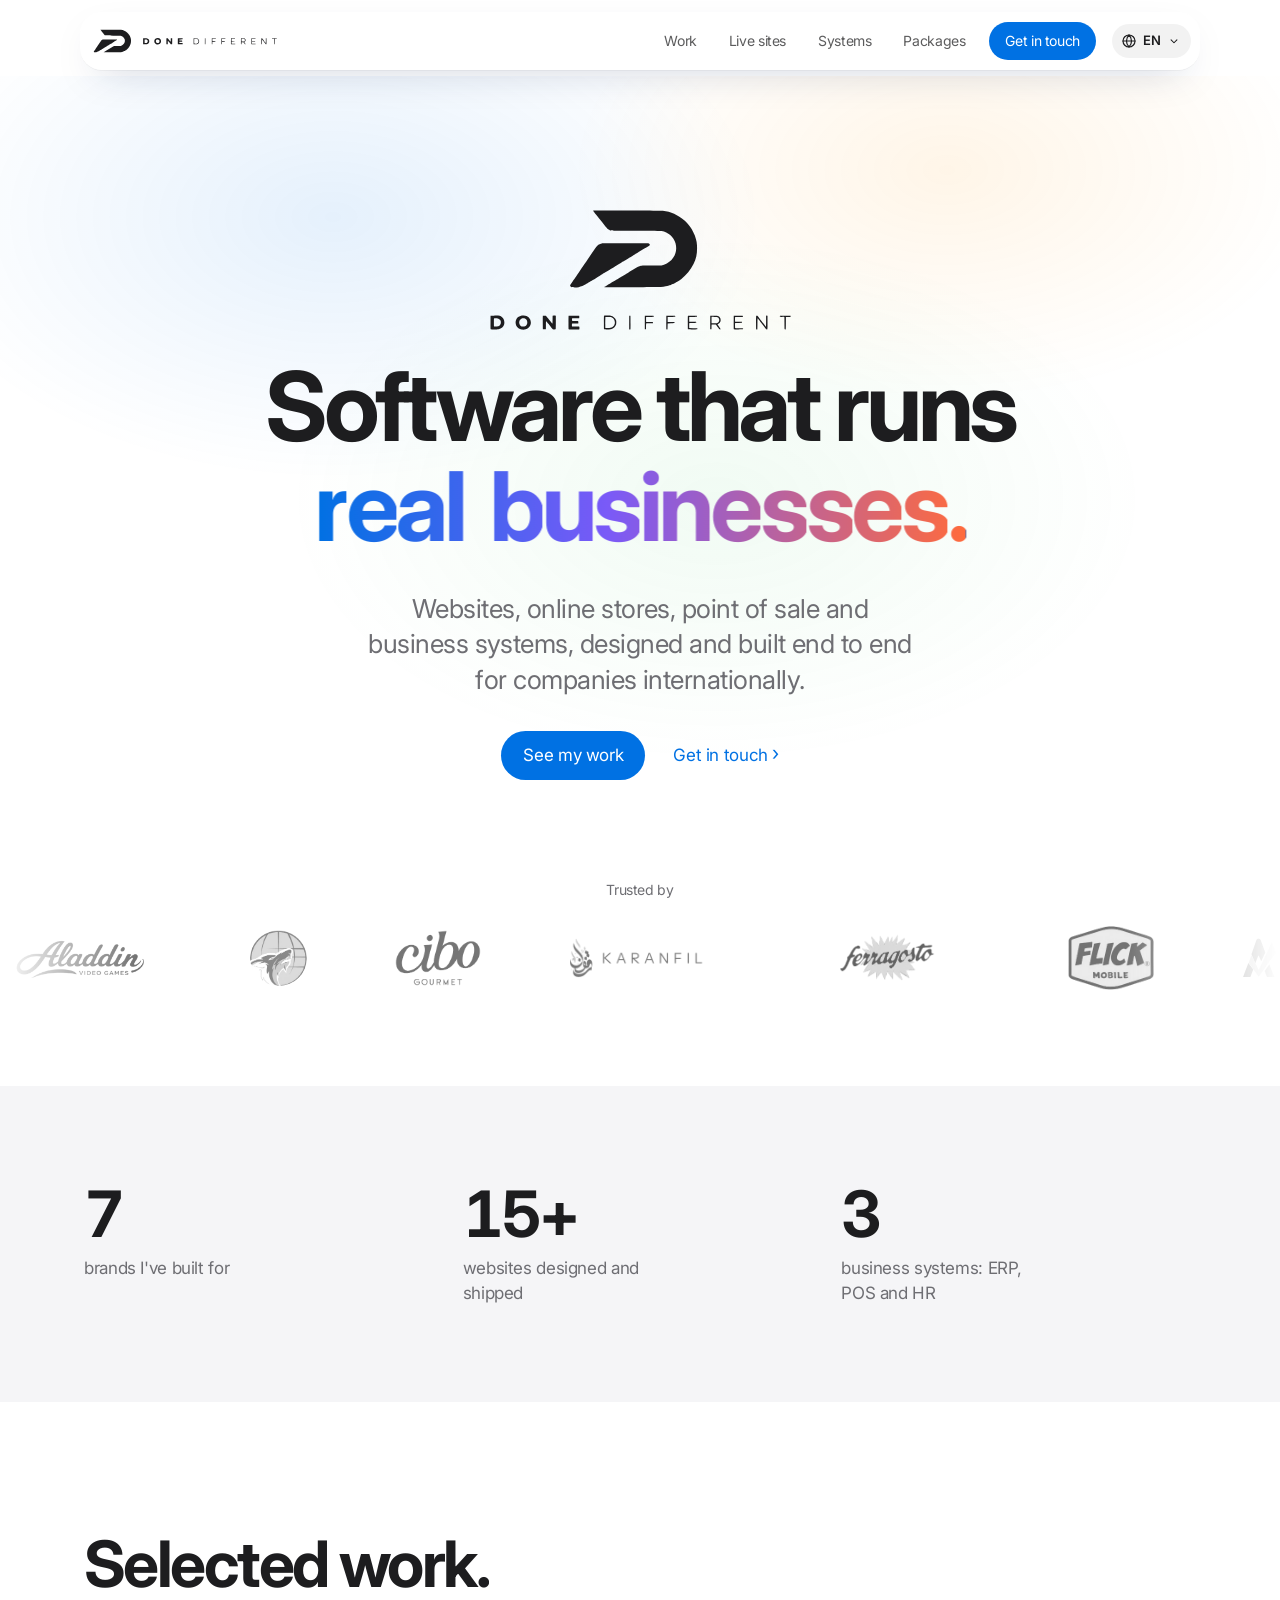
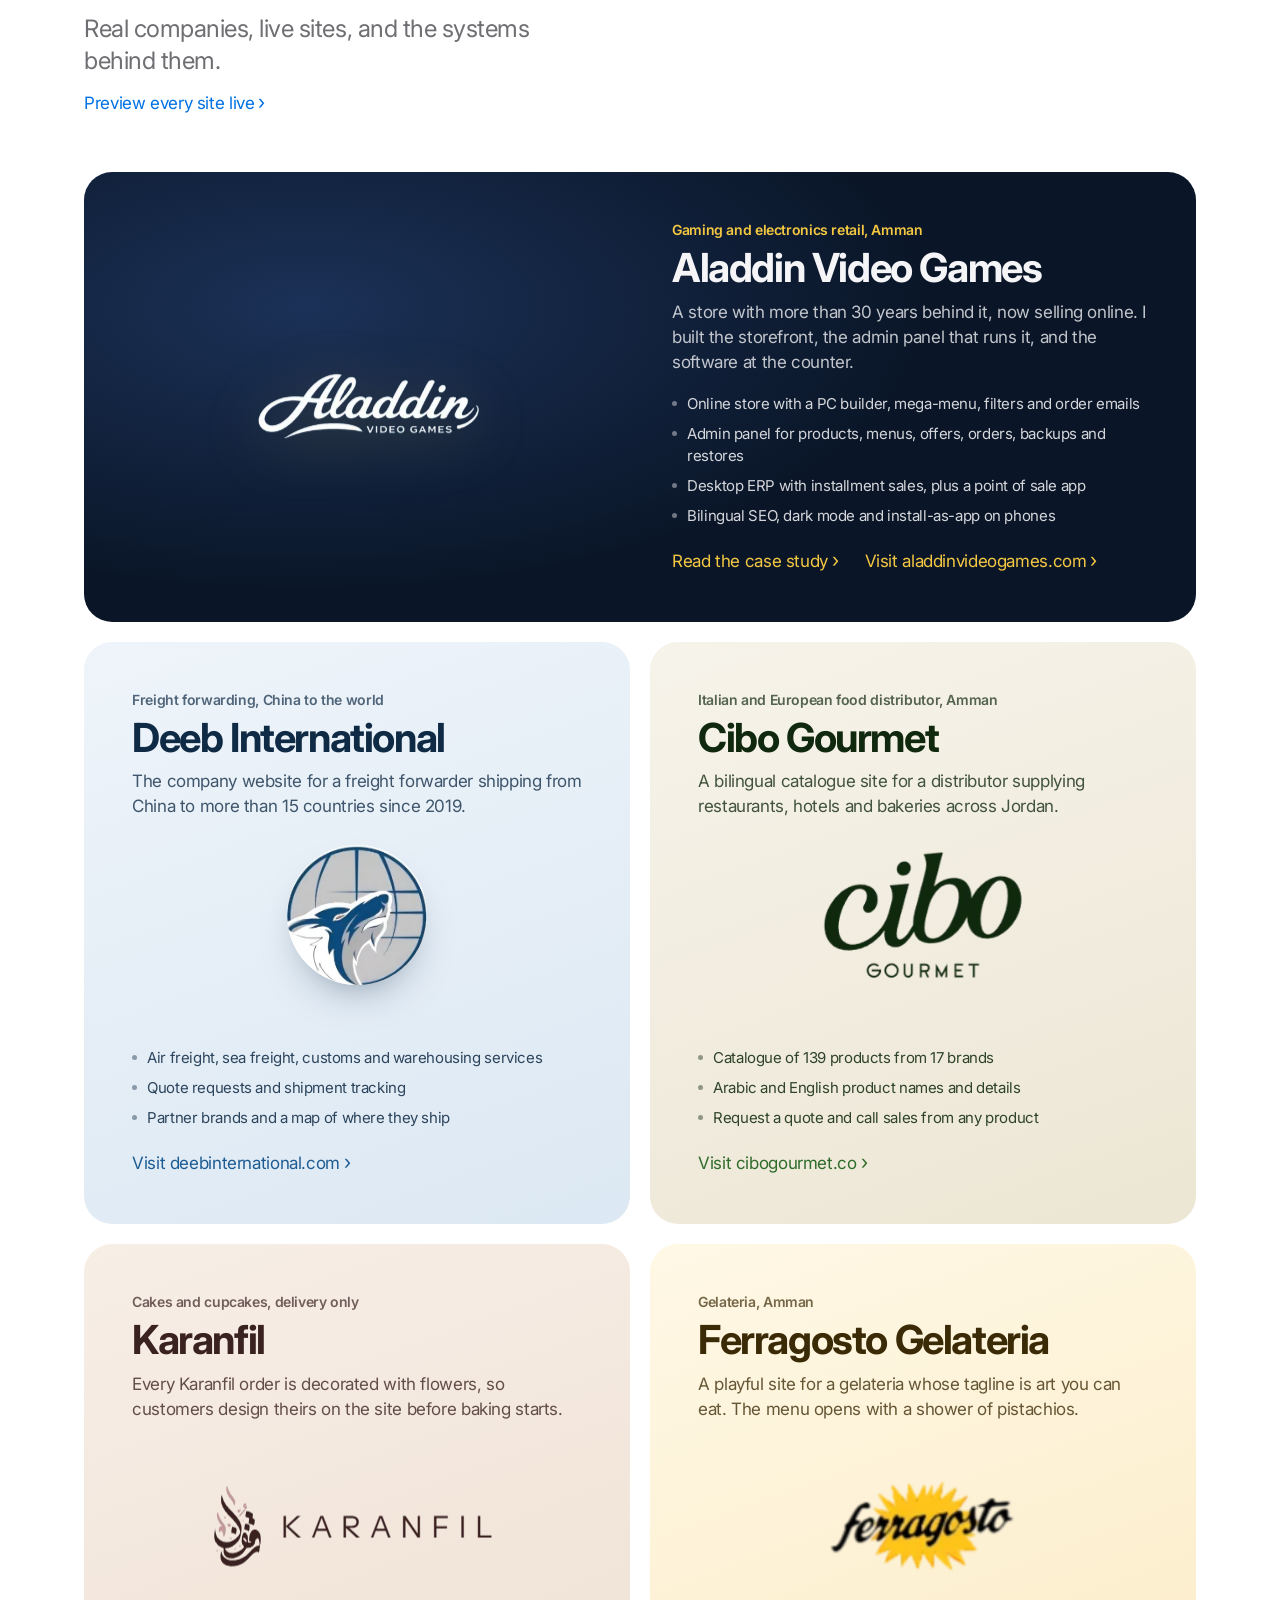
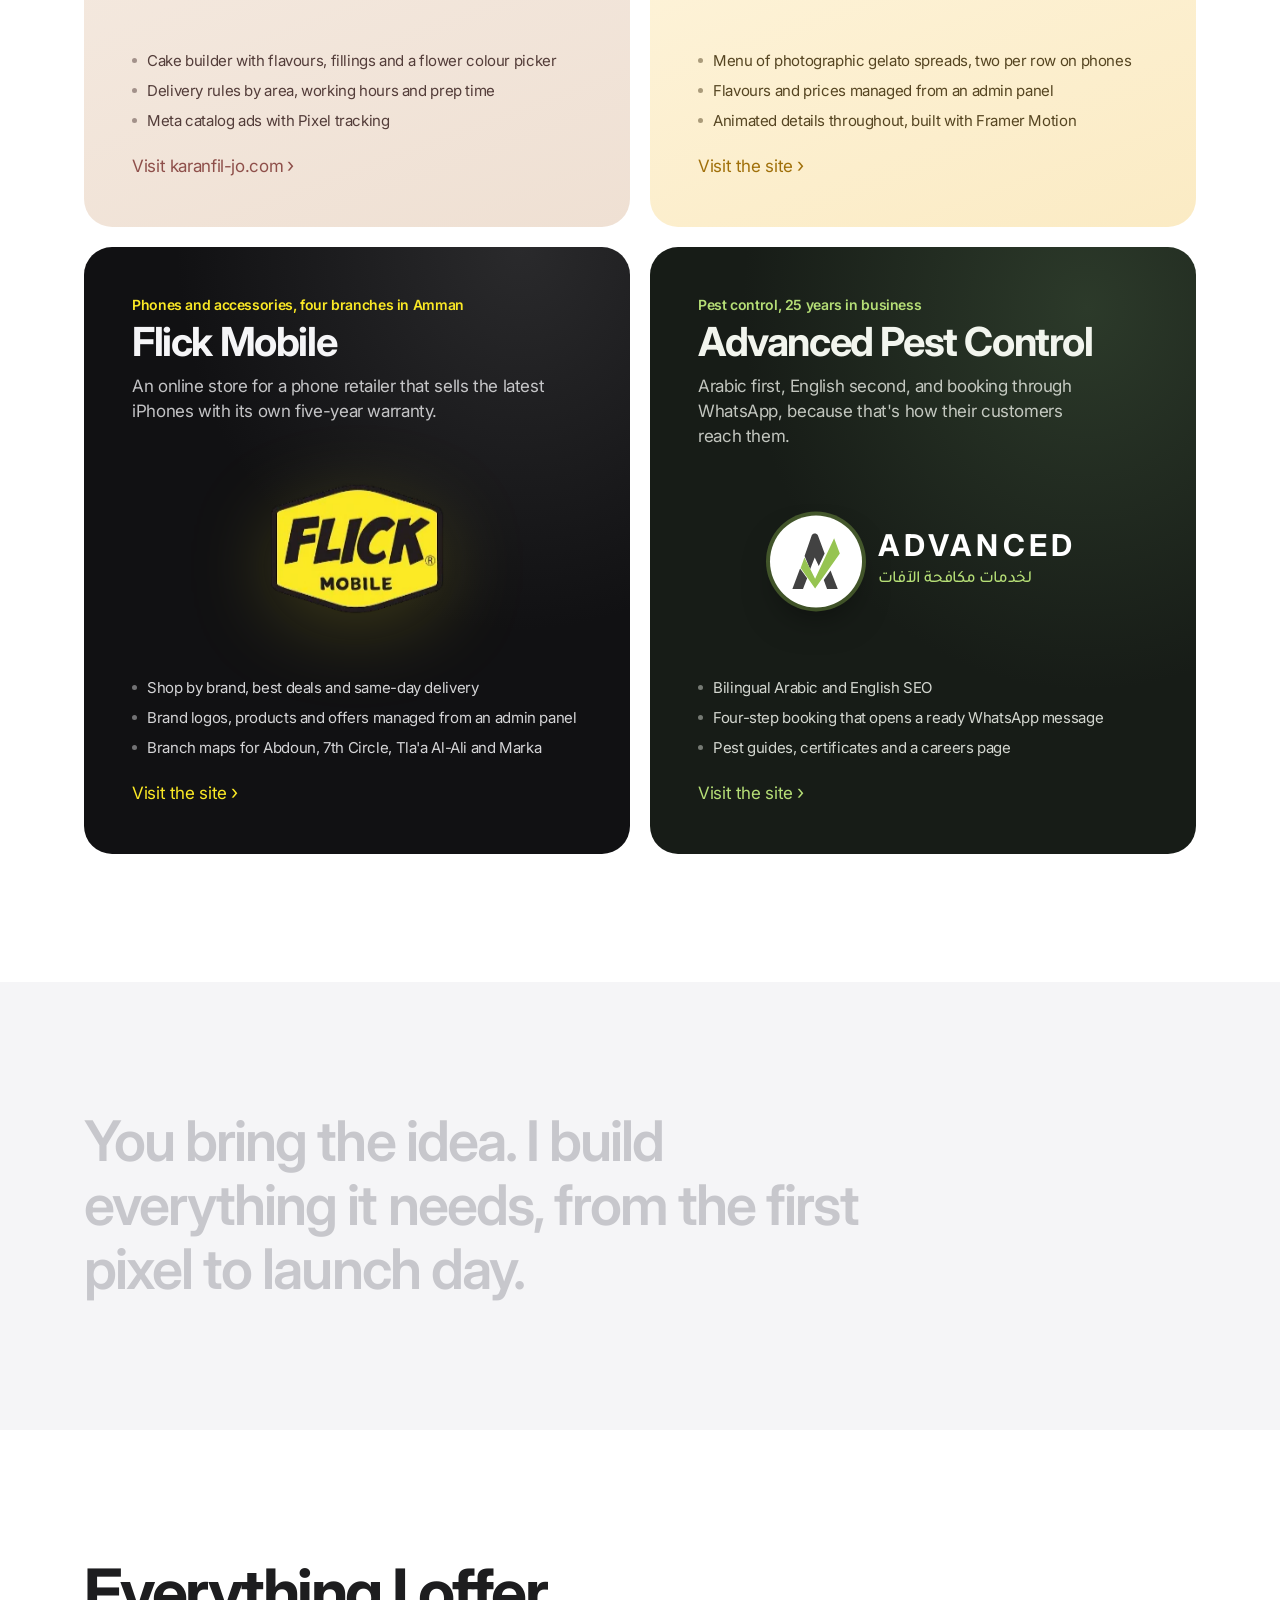
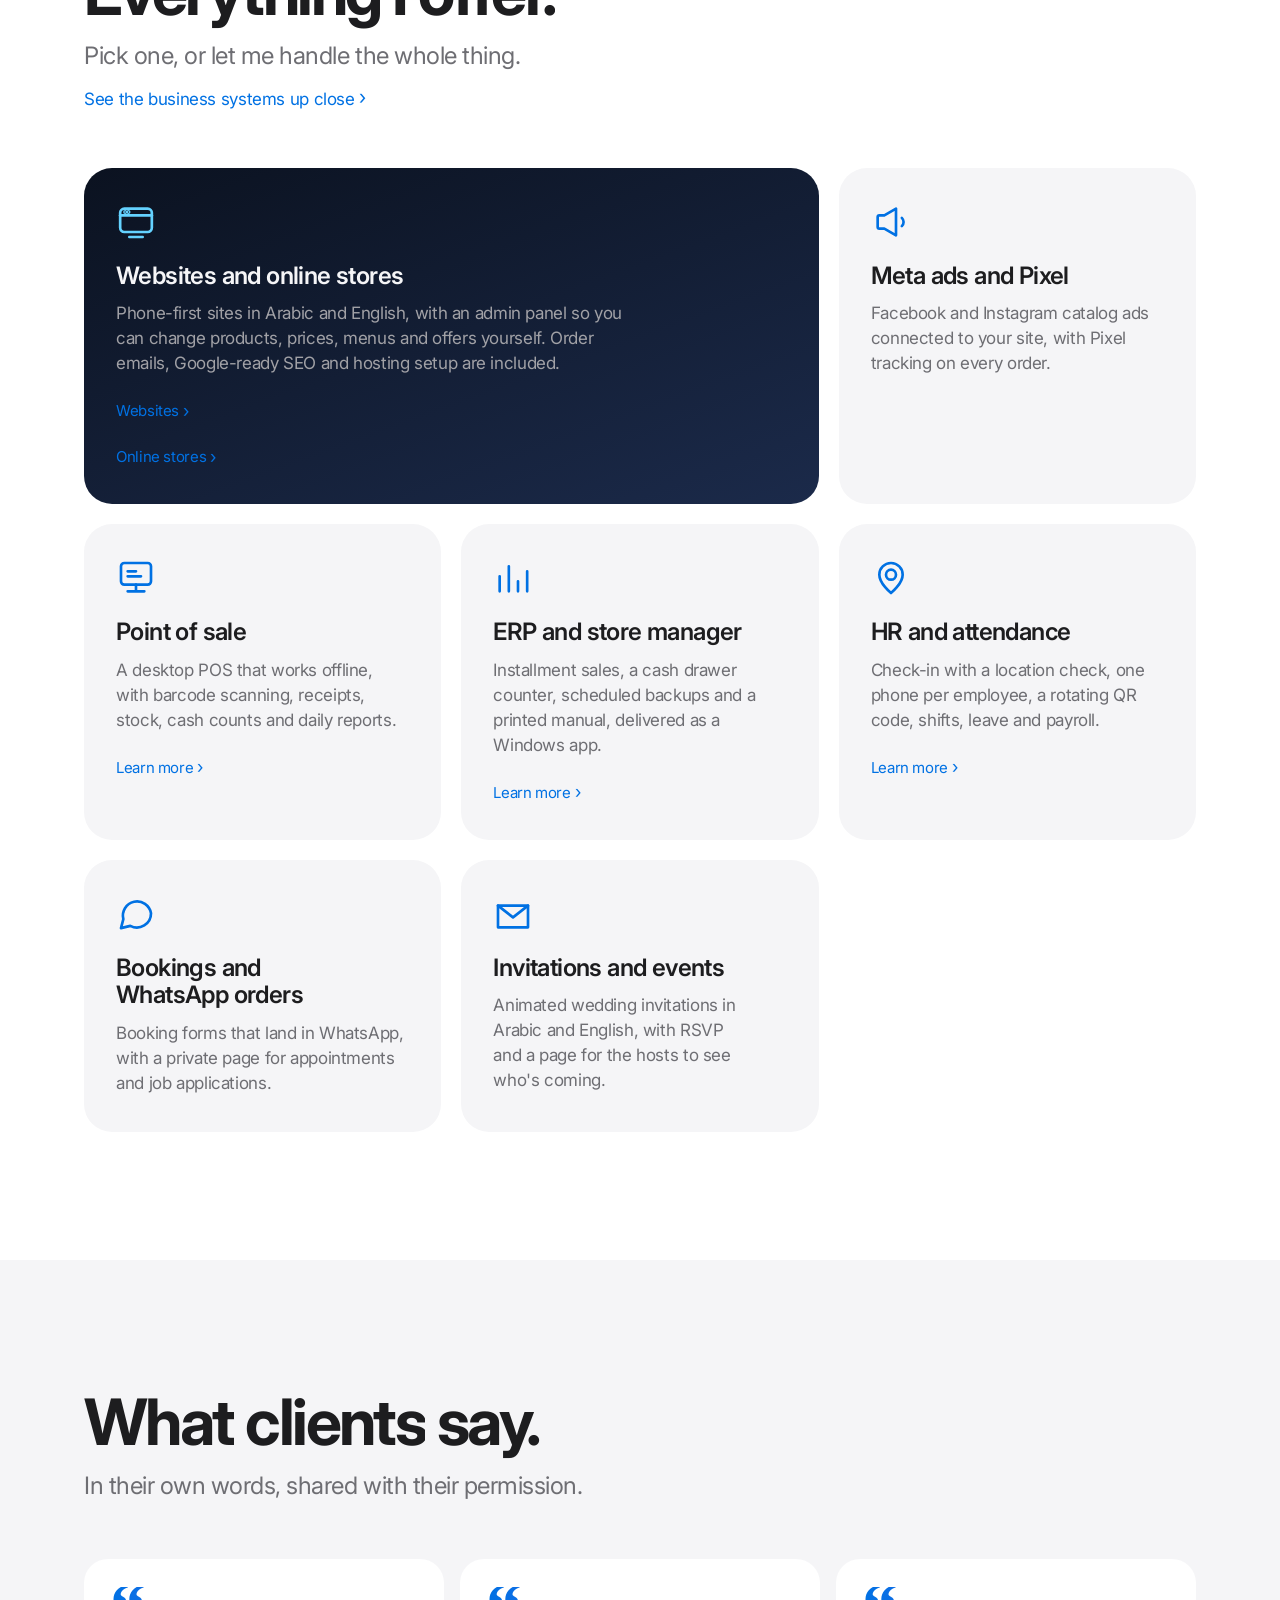
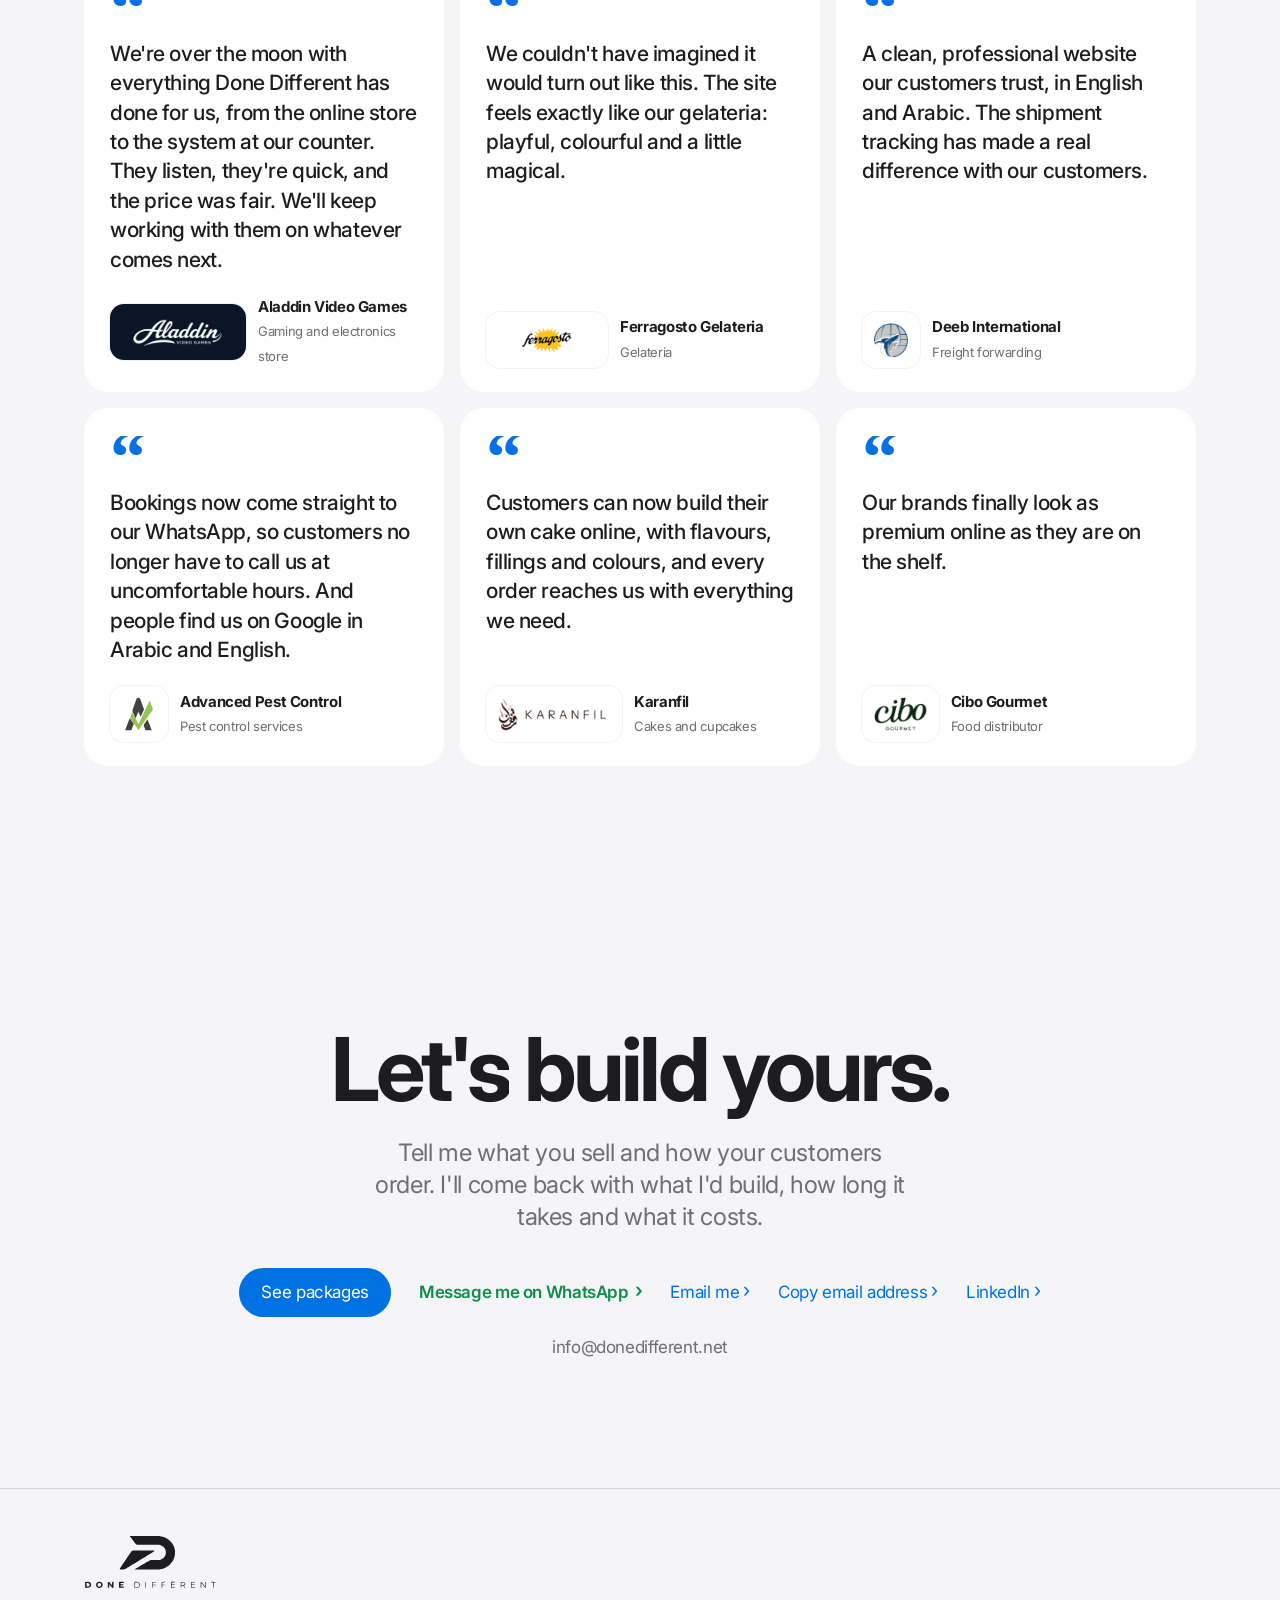
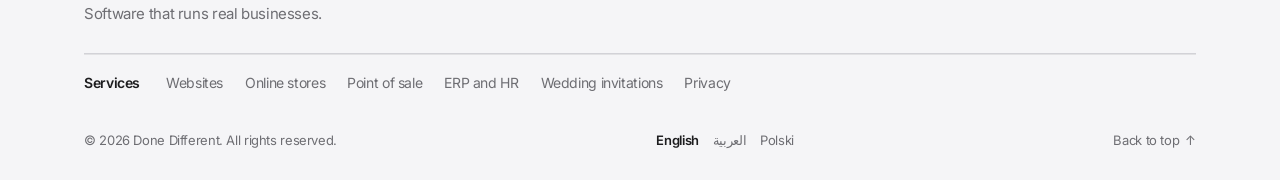
<file: index.html>
<!DOCTYPE html>
<html lang="en" dir="ltr">
<head>
<meta charset="utf-8">
<link rel="icon" href="/favicon.ico" sizes="48x48"><link rel="icon" type="image/png" sizes="96x96" href="/favicon-96.png"><link rel="icon" type="image/png" sizes="192x192" href="/favicon-192.png"><link rel="apple-touch-icon" href="/apple-touch-icon.png"><meta name="robots" content="index, follow, max-image-preview:large"><meta name="viewport" content="width=device-width, initial-scale=1">
<title>Done Different Systems — Websites, online stores and business software</title>
<link rel="alternate" hreflang="en" href="https://systems.donedifferent.net/"><link rel="alternate" hreflang="ar" href="https://systems.donedifferent.net/ar/"><link rel="alternate" hreflang="pl" href="https://systems.donedifferent.net/pl/"><link rel="alternate" hreflang="x-default" href="https://systems.donedifferent.net/"><meta property="og:locale" content="en_US"><meta property="og:locale:alternate" content="ar_AR"><meta property="og:locale:alternate" content="pl_PL"><script type="application/ld+json">{"@context": "https://schema.org", "@type": "ProfessionalService", "name": "Done Different", "url": "https://systems.donedifferent.net/", "image": "https://systems.donedifferent.net/og.png", "areaServed": "Worldwide", "knowsLanguage": ["en", "ar", "pl"]}</script><link rel="canonical" href="https://systems.donedifferent.net/">
<meta name="theme-color" content="#F5F5F7">
<meta property="og:type" content="website">
<meta property="og:site_name" content="Done Different Systems">
<meta property="og:url" content="https://systems.donedifferent.net/">
<meta property="og:title" content="Done Different Systems — Websites, online stores and business software">
<meta property="og:description" content="Websites, online stores, POS, ERP and HR systems, built end to end.">
<meta property="og:image" content="https://systems.donedifferent.net/og.png">
<meta property="og:image:width" content="1200">
<meta property="og:image:height" content="630">
<meta property="og:image:alt" content="Done Different, with the logos of clients it has built for">
<meta name="twitter:card" content="summary_large_image">
<meta name="twitter:title" content="Done Different Systems — Websites, online stores and business software">
<meta name="twitter:description" content="Websites, online stores, POS, ERP and HR systems, built end to end.">
<meta name="twitter:image" content="https://systems.donedifferent.net/og.png">


<meta name="description" content="Websites from $1,190, online stores, point of sale, ERP and HR systems, and wedding invitation websites for $150. Designed and built by Done Different, in Arabic, English and Polish.">
<link rel="preconnect" href="https://fonts.googleapis.com">
<link rel="preconnect" href="https://fonts.gstatic.com" crossorigin>
<link href="https://fonts.googleapis.com/css2?family=Inter:wght@400;500;600;700&family=Montserrat:wght@300;700&family=Tajawal:wght@500;700&display=swap" rel="stylesheet">
<link rel="stylesheet" href="/assets/s-7d2c9f0a98.css">
<script>window.DD_SPY=[["work", "#work"], ["services", "#systems"]]</script><script>window.DD_MAIL={"url": "https://script.google.com/macros/s/AKfycbyFYFGSmdoYCowIifRj9fHhZEJKQX8gg5jzKDLyOiDbAR0hf-uWY4Wv-mmm1ukl56oY/exec"}</script><script type="application/ld+json">{"@context":"https://schema.org","@type":"WebSite","name":"Done Different Systems","alternateName":"Done Different","url":"https://systems.donedifferent.net/"}</script></head>
<body><svg width="0" height="0" style="position:absolute" aria-hidden="true"><defs><symbol id="dd-mark" viewBox="0 0 960 595"><path fill="currentColor" fill-rule="evenodd" d="M26.8 575.8C24.7 574.7 21.8 572.4 20.4 570.7C16.4 565.9 17.4 562.1 25.9 550.2C29.8 544.7 34.9 537.3 37.3 533.8C39.7 530.3 43.6 524.8 45.9 521.5C48.2 518.2 52.9 511.2 56.3 506.0C59.7 500.8 65.7 491.8 69.7 486.0C73.6 480.2 83.1 466.3 90.6 455.0C98.2 443.7 109.8 426.6 116.5 417.0C128.0 400.6 158.4 355.8 188.7 310.6C215.7 270.6 219.7 266.8 243.5 259.8L251.5 257.5L420.0 257.5C512.7 257.5 589.7 257.8 591.2 258.3C594.6 259.2 599.4 266.1 598.6 268.8C597.7 271.4 596.1 272.5 562.0 293.0C545.2 303.1 527.7 313.9 523.0 317.0C518.3 320.1 513.8 322.9 513.0 323.3C511.2 324.2 509.0 325.6 503.3 329.3C500.9 330.8 498.8 332.0 498.6 332.0C498.3 332.0 496.4 333.2 494.3 334.6C492.2 336.0 489.6 337.6 488.5 338.1C487.4 338.6 483.1 341.2 479.0 344.0C472.8 348.1 447.4 363.9 441.2 367.5C439.0 368.9 432.0 373.2 429.5 374.8C428.4 375.4 426.6 376.5 425.5 377.0C424.4 377.6 422.1 378.9 420.5 379.9C418.9 381.0 415.7 382.8 413.6 384.0C411.5 385.2 406.7 388.0 403.1 390.4C399.5 392.7 393.6 396.4 390.0 398.5C386.4 400.6 381.0 404.1 377.9 406.2C374.8 408.3 372.0 410.0 371.6 410.0C371.2 410.0 366.8 412.6 361.7 415.8C356.6 419.0 344.2 426.6 334.0 432.7C312.4 445.6 287.1 460.9 271.5 470.5C265.4 474.2 256.7 479.6 252.0 482.4C247.3 485.3 238.3 490.9 232.0 494.9C217.7 503.9 194.2 518.4 187.5 522.2C175.8 529.0 173.2 530.5 167.5 534.1C164.2 536.2 156.2 541.2 149.7 545.2C143.2 549.2 136.7 553.3 135.2 554.2C117.7 565.2 96.8 573.6 80.1 576.4C65.2 578.9 31.8 578.6 26.8 575.8ZM267.9 577.1C266.6 576.7 270.8 572.0 272.5 572.0C273.2 572.0 275.5 570.7 277.6 569.2C279.7 567.6 304.7 552.5 333.0 535.5C361.3 518.6 394.6 498.5 407.0 491.0C419.4 483.5 436.9 472.9 446.0 467.5C455.1 462.1 465.4 455.8 469.0 453.5C489.1 440.5 511.5 428.5 522.9 424.5C538.0 419.2 541.9 419.0 610.3 419.0C680.7 419.0 683.3 418.8 701.5 412.8C730.7 403.0 753.1 385.9 769.4 360.8C790.3 328.7 795.6 294.0 785.5 256.5C779.8 235.8 764.0 211.1 747.0 196.2C730.9 182.2 706.5 170.6 685.0 166.7C681.6 166.1 611.6 165.5 498.5 165.1C297.0 164.4 315.3 165.1 300.4 157.8C288.9 152.2 285.5 148.3 237.0 86.1C229.0 75.8 219.7 64.1 216.3 60.0C201.6 42.2 186.0 21.9 186.0 20.6C186.0 19.8 186.8 18.9 187.8 18.6C191.9 17.5 682.5 18.7 693.0 19.9C751.7 26.6 802.1 49.2 851.1 90.7C864.3 101.9 888.3 129.8 899.5 147.0C906.7 158.0 923.3 191.1 926.8 201.5C939.5 238.4 942.5 256.2 942.5 294.0C942.5 339.9 935.8 369.8 916.7 408.5C894.7 453.2 865.7 488.5 826.5 518.1C820.7 522.5 805.2 533.0 804.5 533.0C804.3 533.0 799.8 535.6 794.3 538.8C788.9 542.0 782.0 545.8 779.0 547.2C776.0 548.6 770.0 551.4 765.7 553.4C761.5 555.4 757.4 557.0 756.7 557.0C756.0 557.0 754.9 557.5 754.3 558.1C753.7 558.7 751.7 559.5 749.9 560.0C748.0 560.5 744.0 561.8 741.0 562.9C736.0 564.8 732.5 565.8 714.0 570.5C702.9 573.3 692.2 575.0 678.5 576.0C665.6 577.0 270.8 578.1 267.9 577.1Z"/></symbol><symbol id="dd-word" viewBox="0 0 2221 139"><path fill="currentColor" fill-rule="evenodd" d="M244.5 120.9C229.4 118.5 212.2 106.2 206.0 93.5C195.6 71.9 201.6 44.1 219.6 30.2C230.9 21.5 244.1 17.6 259.6 18.2C293.5 19.6 315.5 44.4 311.7 76.9C308.3 106.0 277.4 126.2 244.5 120.9ZM19.6 118.5C18.3 117.1 18.1 110.8 18.3 68.7L18.5 20.5L42.5 19.9C80.1 19.0 88.3 20.6 102.6 31.8C116.1 42.4 122.1 62.1 117.9 82.2C114.2 99.8 97.6 114.5 77.1 118.4C65.2 120.7 21.8 120.7 19.6 118.5ZM400.2 119.2C398.9 118.3 398.2 23.1 399.5 21.0C399.8 20.4 404.7 20.0 410.5 20.0L420.9 20.0L424.7 24.7C429.1 30.3 437.5 40.3 443.6 47.5C450.5 55.7 455.6 62.1 461.7 70.2C464.9 74.5 468.1 77.9 468.7 78.0C469.7 78.0 470.0 71.3 470.2 49.2L470.5 20.5L479.8 19.6C486.3 19.0 489.8 19.1 491.5 19.8L494.0 21.0L494.0 69.3C494.0 105.5 493.7 117.9 492.8 118.8C492.0 119.6 488.2 120.0 482.2 120.0C473.2 120.0 472.7 119.9 470.5 117.2C469.2 115.7 462.4 107.3 455.4 98.5C448.4 89.7 441.3 80.9 439.6 78.9C437.9 76.9 433.6 71.8 430.1 67.6C426.6 63.4 423.3 60.3 422.9 60.7C422.4 61.2 421.9 74.6 421.8 90.5L421.5 119.5L411.5 119.8C406.0 119.9 400.9 119.6 400.2 119.2ZM587.1 118.6C585.7 117.0 585.7 23.1 587.0 21.0C588.1 19.3 661.7 19.5 663.8 21.2C665.2 22.4 665.3 37.0 663.9 38.4C663.6 38.7 652.1 39.1 638.3 39.2C624.4 39.4 612.9 39.8 612.5 40.1C611.5 41.2 611.2 56.5 612.2 57.8C613.0 58.7 618.7 59.0 634.4 59.0C649.6 59.0 655.9 59.3 656.8 60.2C658.0 61.4 658.5 73.6 657.4 76.4C656.9 77.8 654.0 78.0 635.1 78.0C619.6 78.0 613.1 78.3 612.2 79.2C610.6 80.8 610.6 97.6 612.1 98.6C612.8 99.0 624.5 99.2 638.3 99.2C654.9 99.1 663.8 99.5 664.7 100.2C666.3 101.5 666.5 115.2 665.0 118.1C664.0 119.9 662.5 120.0 626.1 120.0C594.6 120.0 588.0 119.8 587.1 118.6ZM844.7 119.3C844.3 119.0 844.0 96.7 844.0 69.9C844.0 24.4 844.1 21.0 845.8 20.2C848.5 18.8 884.6 18.7 893.0 20.1C911.9 23.0 927.5 37.0 933.2 56.0C934.9 61.9 934.7 77.1 932.7 84.1C928.1 100.8 913.6 114.2 895.5 118.5C889.3 120.0 846.0 120.7 844.7 119.3ZM1028.5 118.8C1028.2 118.1 1028.1 95.7 1028.2 69.0L1028.5 20.5L1032.4 20.2C1034.8 20.0 1036.6 20.4 1037.1 21.2C1038.1 22.7 1038.3 116.0 1037.4 118.4C1036.6 120.4 1029.2 120.6 1028.5 118.8ZM1142.6 119.2C1142.0 118.2 1141.7 21.0 1142.3 20.4C1142.5 20.2 1156.7 20.0 1173.9 20.0C1206.2 19.9 1208.0 20.1 1208.0 24.0C1208.0 28.5 1206.0 28.8 1178.5 29.0C1164.2 29.0 1152.2 29.4 1151.7 29.9C1151.3 30.3 1151.1 38.7 1151.2 48.6L1151.5 66.5L1175.4 66.8C1201.4 67.1 1202.3 67.3 1201.8 72.4L1201.5 75.5L1177.6 75.8C1162.2 75.9 1153.2 76.4 1152.4 77.1C1151.4 77.9 1151.0 83.3 1150.8 98.9L1150.5 119.5L1146.8 119.8C1144.8 120.0 1142.9 119.7 1142.6 119.2ZM1299.1 118.6C1298.3 117.7 1298.1 103.8 1298.2 68.9L1298.5 20.5L1329.0 20.0C1345.8 19.7 1360.5 19.8 1361.8 20.2C1364.3 21.0 1365.0 26.2 1362.8 27.7C1362.1 28.1 1349.6 28.7 1335.0 29.0L1308.5 29.5L1308.5 48.0L1308.5 66.5L1332.8 66.8L1357.1 67.0L1358.2 69.6C1360.8 75.2 1359.8 75.4 1332.9 76.0L1308.5 76.5L1307.9 98.0C1307.6 109.8 1307.3 119.6 1307.2 119.8C1306.5 120.6 1300.0 119.8 1299.1 118.6ZM1455.7 119.3C1454.7 118.4 1454.8 21.2 1455.8 20.7C1456.4 20.2 1515.8 19.5 1520.2 19.9C1522.4 20.0 1523.5 24.2 1522.0 26.9C1520.9 29.0 1520.4 29.1 1493.8 29.0C1478.9 28.9 1466.3 29.3 1465.8 29.8C1465.3 30.3 1465.1 38.0 1465.2 47.1L1465.5 63.5L1490.4 64.0L1515.3 64.5L1516.3 67.3C1518.1 72.8 1517.2 73.0 1491.0 73.0C1472.0 73.0 1467.0 73.3 1466.1 74.4C1465.3 75.3 1465.0 81.2 1465.2 93.1L1465.5 110.5L1493.9 110.8C1512.8 110.9 1522.8 111.4 1523.7 112.1C1525.3 113.5 1525.4 117.2 1523.8 118.8C1522.5 120.1 1456.9 120.6 1455.7 119.3ZM1618.5 118.8C1618.2 118.1 1618.1 95.7 1618.2 69.0L1618.5 20.5L1645.0 20.5C1674.8 20.5 1675.1 20.6 1684.1 28.7C1691.5 35.4 1694.0 41.1 1694.0 51.6C1694.0 59.8 1693.7 61.3 1690.9 66.9C1687.7 73.4 1680.1 80.2 1674.6 81.6C1673.2 81.9 1672.0 82.7 1672.0 83.2C1672.0 84.7 1680.5 97.8 1687.8 107.5C1695.5 117.9 1695.8 120.0 1689.6 120.0C1684.7 120.0 1683.9 119.3 1675.5 106.5C1669.6 97.7 1661.2 86.2 1659.9 85.4C1659.1 84.9 1636.4 84.6 1628.8 85.0C1628.4 85.0 1627.9 92.8 1627.8 102.2L1627.5 119.5L1623.2 119.8C1620.4 120.0 1618.8 119.7 1618.5 118.8ZM1790.1 118.6C1789.3 117.7 1789.1 103.8 1789.2 68.9L1789.5 20.5L1822.7 20.2C1854.4 20.0 1855.9 20.1 1856.5 21.9C1856.8 22.9 1856.6 24.9 1856.0 26.4L1855.0 29.1L1828.0 29.0C1813.2 28.9 1800.6 29.2 1800.0 29.5C1798.6 30.3 1798.7 62.7 1800.0 63.5C1800.6 63.9 1812.0 64.2 1825.3 64.3L1849.5 64.5L1849.5 68.5L1849.5 72.5L1825.0 72.8C1807.0 73.0 1800.4 73.4 1799.8 74.3C1798.9 75.7 1798.7 107.1 1799.6 109.4C1800.1 110.8 1803.6 111.0 1827.9 111.0C1857.0 111.0 1858.0 111.1 1858.0 115.5C1858.0 119.9 1857.2 120.0 1823.4 120.0C1797.5 120.0 1791.0 119.7 1790.1 118.6ZM1953.0 118.1C1951.5 115.1 1951.6 22.8 1953.2 21.2C1954.8 19.6 1960.2 19.7 1962.2 21.2C1963.0 21.9 1969.3 29.7 1976.1 38.5C1982.8 47.3 1991.6 58.5 1995.5 63.5C1999.4 68.5 2003.7 74.1 2005.0 76.0C2006.3 77.9 2009.4 81.9 2011.7 84.8C2014.0 87.6 2017.5 92.5 2019.5 95.5C2021.4 98.5 2023.4 101.0 2024.0 101.0C2024.7 101.0 2025.0 87.3 2025.0 61.0L2025.0 21.0L2027.6 20.0C2029.4 19.3 2031.0 19.3 2032.8 20.3L2035.5 21.5L2035.6 69.3C2035.8 121.7 2035.9 120.0 2029.8 120.0C2027.8 120.0 2026.1 119.1 2024.5 117.2C2020.7 112.8 2006.0 93.9 1990.5 73.5C1969.5 45.8 1964.5 39.5 1963.5 39.5C1962.9 39.5 1962.4 55.6 1962.2 78.5C1962.0 100.0 1961.7 118.1 1961.5 118.8C1960.8 120.8 1954.2 120.3 1953.0 118.1ZM2160.2 118.8C2159.3 117.9 2159.0 106.5 2159.0 73.9C2159.0 40.0 2158.7 29.9 2157.8 29.3C2157.1 28.9 2150.1 28.7 2142.2 28.9C2132.0 29.1 2127.5 28.8 2126.5 28.0C2124.7 26.5 2124.5 21.6 2126.2 20.4C2126.9 19.9 2144.6 19.7 2165.5 20.0L2203.5 20.5L2203.8 24.2C2204.2 28.9 2204.1 28.9 2184.5 29.3L2169.5 29.5L2169.2 73.4C2169.1 103.8 2168.6 117.7 2167.9 118.7C2166.5 120.3 2161.8 120.4 2160.2 118.8ZM893.4 108.5C909.4 104.7 919.6 94.5 922.9 79.2C927.1 59.5 918.7 40.8 902.2 32.9L895.5 29.6L875.6 29.2C861.5 28.9 855.6 29.1 855.1 29.9C854.2 31.3 853.7 105.5 854.5 108.1C855.1 109.9 856.3 110.0 871.3 110.0C881.6 109.9 889.6 109.4 893.4 108.5ZM269.6 97.1C286.8 89.6 291.8 64.3 279.0 48.8C271.4 39.6 254.5 36.5 243.0 42.2C226.0 50.6 221.6 76.6 234.8 91.2C242.5 99.8 257.5 102.3 269.6 97.1ZM75.3 97.3C90.3 91.9 96.9 76.3 92.0 57.9C90.1 50.8 84.2 45.0 75.8 41.9C70.4 39.9 46.5 38.4 44.2 39.8C43.2 40.5 42.9 46.7 43.0 69.0C43.0 84.5 43.3 97.7 43.6 98.1C44.6 99.8 70.1 99.1 75.3 97.3ZM1670.1 73.1C1687.5 65.4 1689.0 40.4 1672.7 31.8C1668.9 29.8 1666.5 29.5 1649.0 29.0C1638.3 28.7 1629.2 28.6 1628.8 28.8C1628.3 29.0 1628.0 39.4 1628.0 52.1L1628.0 75.0L1646.9 75.0C1663.4 75.0 1666.3 74.8 1670.1 73.1Z"/></symbol><symbol id="dd-full" viewBox="0 0 2221 903"><path fill="currentColor" fill-rule="evenodd" d="M244.5 884.9C229.4 882.5 212.2 870.2 206.0 857.5C195.6 835.9 201.6 808.1 219.6 794.2C230.9 785.5 244.1 781.6 259.6 782.2C293.5 783.6 315.5 808.4 311.7 840.9C308.3 870.0 277.4 890.2 244.5 884.9ZM19.6 882.5C18.3 881.1 18.1 874.8 18.3 832.7L18.5 784.5L42.5 783.9C80.1 783.0 88.3 784.6 102.6 795.8C116.1 806.4 122.1 826.1 117.9 846.2C114.2 863.8 97.6 878.5 77.1 882.4C65.2 884.7 21.8 884.7 19.6 882.5ZM400.2 883.2C398.9 882.3 398.2 787.1 399.5 785.0C399.8 784.4 404.7 784.0 410.5 784.0L420.9 784.0L424.7 788.7C429.1 794.3 437.5 804.3 443.6 811.5C450.5 819.7 455.6 826.1 461.7 834.2C464.9 838.5 468.1 841.9 468.7 842.0C469.7 842.0 470.0 835.3 470.2 813.2L470.5 784.5L479.8 783.6C486.3 783.0 489.8 783.1 491.5 783.8L494.0 785.0L494.0 833.3C494.0 869.5 493.7 881.9 492.8 882.8C492.0 883.6 488.2 884.0 482.2 884.0C473.2 884.0 472.7 883.9 470.5 881.2C469.2 879.7 462.4 871.3 455.4 862.5C448.4 853.7 441.3 844.9 439.6 842.9C437.9 840.9 433.6 835.8 430.1 831.6C426.6 827.4 423.3 824.3 422.9 824.7C422.4 825.2 421.9 838.6 421.8 854.5L421.5 883.5L411.5 883.8C406.0 883.9 400.9 883.6 400.2 883.2ZM587.1 882.6C585.7 881.0 585.7 787.1 587.0 785.0C588.1 783.3 661.7 783.5 663.8 785.2C665.2 786.4 665.3 801.0 663.9 802.4C663.6 802.7 652.1 803.1 638.3 803.2C624.4 803.4 612.9 803.8 612.5 804.1C611.5 805.2 611.2 820.5 612.2 821.8C613.0 822.7 618.7 823.0 634.4 823.0C649.6 823.0 655.9 823.3 656.8 824.2C658.0 825.4 658.5 837.6 657.4 840.4C656.9 841.8 654.0 842.0 635.1 842.0C619.6 842.0 613.1 842.3 612.2 843.2C610.6 844.8 610.6 861.6 612.1 862.6C612.8 863.0 624.5 863.2 638.3 863.2C654.9 863.1 663.8 863.5 664.7 864.2C666.3 865.5 666.5 879.2 665.0 882.1C664.0 883.9 662.5 884.0 626.1 884.0C594.6 884.0 588.0 883.8 587.1 882.6ZM844.7 883.3C844.3 883.0 844.0 860.7 844.0 833.9C844.0 788.4 844.1 785.0 845.8 784.2C848.5 782.8 884.6 782.7 893.0 784.1C911.9 787.0 927.5 801.0 933.2 820.0C934.9 825.9 934.7 841.1 932.7 848.1C928.1 864.8 913.6 878.2 895.5 882.5C889.3 884.0 846.0 884.7 844.7 883.3ZM1028.5 882.8C1028.2 882.1 1028.1 859.7 1028.2 833.0L1028.5 784.5L1032.4 784.2C1034.8 784.0 1036.6 784.4 1037.1 785.2C1038.1 786.7 1038.3 880.0 1037.4 882.4C1036.6 884.4 1029.2 884.6 1028.5 882.8ZM1142.6 883.2C1142.0 882.2 1141.7 785.0 1142.3 784.4C1142.5 784.2 1156.7 784.0 1173.9 784.0C1206.2 783.9 1208.0 784.1 1208.0 788.0C1208.0 792.5 1206.0 792.8 1178.5 793.0C1164.2 793.0 1152.2 793.4 1151.7 793.9C1151.3 794.3 1151.1 802.7 1151.2 812.6L1151.5 830.5L1175.4 830.8C1201.4 831.1 1202.3 831.3 1201.8 836.4L1201.5 839.5L1177.6 839.8C1162.2 839.9 1153.2 840.4 1152.4 841.1C1151.4 841.9 1151.0 847.3 1150.8 862.9L1150.5 883.5L1146.8 883.8C1144.8 884.0 1142.9 883.7 1142.6 883.2ZM1299.1 882.6C1298.3 881.7 1298.1 867.8 1298.2 832.9L1298.5 784.5L1329.0 784.0C1345.8 783.7 1360.5 783.8 1361.8 784.2C1364.3 785.0 1365.0 790.2 1362.8 791.7C1362.1 792.1 1349.6 792.7 1335.0 793.0L1308.5 793.5L1308.5 812.0L1308.5 830.5L1332.8 830.8L1357.1 831.0L1358.2 833.6C1360.8 839.2 1359.8 839.4 1332.9 840.0L1308.5 840.5L1307.9 862.0C1307.6 873.8 1307.3 883.6 1307.2 883.8C1306.5 884.6 1300.0 883.8 1299.1 882.6ZM1455.7 883.3C1454.7 882.4 1454.8 785.2 1455.8 784.7C1456.4 784.2 1515.8 783.5 1520.2 783.9C1522.4 784.0 1523.5 788.2 1522.0 790.9C1520.9 793.0 1520.4 793.1 1493.8 793.0C1478.9 792.9 1466.3 793.3 1465.8 793.8C1465.3 794.3 1465.1 802.0 1465.2 811.1L1465.5 827.5L1490.4 828.0L1515.3 828.5L1516.3 831.3C1518.1 836.8 1517.2 837.0 1491.0 837.0C1472.0 837.0 1467.0 837.3 1466.1 838.4C1465.3 839.3 1465.0 845.2 1465.2 857.1L1465.5 874.5L1493.9 874.8C1512.8 874.9 1522.8 875.4 1523.7 876.1C1525.3 877.5 1525.4 881.2 1523.8 882.8C1522.5 884.1 1456.9 884.6 1455.7 883.3ZM1618.5 882.8C1618.2 882.1 1618.1 859.7 1618.2 833.0L1618.5 784.5L1645.0 784.5C1674.8 784.5 1675.1 784.6 1684.1 792.7C1691.5 799.4 1694.0 805.1 1694.0 815.6C1694.0 823.8 1693.7 825.3 1690.9 830.9C1687.7 837.4 1680.1 844.2 1674.6 845.6C1673.2 845.9 1672.0 846.7 1672.0 847.2C1672.0 848.7 1680.5 861.8 1687.8 871.5C1695.5 881.9 1695.8 884.0 1689.6 884.0C1684.7 884.0 1683.9 883.3 1675.5 870.5C1669.6 861.7 1661.2 850.2 1659.9 849.4C1659.1 848.9 1636.4 848.6 1628.8 849.0C1628.4 849.0 1627.9 856.8 1627.8 866.2L1627.5 883.5L1623.2 883.8C1620.4 884.0 1618.8 883.7 1618.5 882.8ZM1790.1 882.6C1789.3 881.7 1789.1 867.8 1789.2 832.9L1789.5 784.5L1822.7 784.2C1854.4 784.0 1855.9 784.1 1856.5 785.9C1856.8 786.9 1856.6 788.9 1856.0 790.4L1855.0 793.1L1828.0 793.0C1813.2 792.9 1800.6 793.2 1800.0 793.5C1798.6 794.3 1798.7 826.7 1800.0 827.5C1800.6 827.9 1812.0 828.2 1825.3 828.3L1849.5 828.5L1849.5 832.5L1849.5 836.5L1825.0 836.8C1807.0 837.0 1800.4 837.4 1799.8 838.3C1798.9 839.7 1798.7 871.1 1799.6 873.4C1800.1 874.8 1803.6 875.0 1827.9 875.0C1857.0 875.0 1858.0 875.1 1858.0 879.5C1858.0 883.9 1857.2 884.0 1823.4 884.0C1797.5 884.0 1791.0 883.7 1790.1 882.6ZM1953.0 882.1C1951.5 879.1 1951.6 786.8 1953.2 785.2C1954.8 783.6 1960.2 783.7 1962.2 785.2C1963.0 785.9 1969.3 793.7 1976.1 802.5C1982.8 811.3 1991.6 822.5 1995.5 827.5C1999.4 832.5 2003.7 838.1 2005.0 840.0C2006.3 841.9 2009.4 845.9 2011.7 848.8C2014.0 851.6 2017.5 856.5 2019.5 859.5C2021.4 862.5 2023.4 865.0 2024.0 865.0C2024.7 865.0 2025.0 851.3 2025.0 825.0L2025.0 785.0L2027.6 784.0C2029.4 783.3 2031.0 783.3 2032.8 784.3L2035.5 785.5L2035.6 833.3C2035.8 885.7 2035.9 884.0 2029.8 884.0C2027.8 884.0 2026.1 883.1 2024.5 881.2C2020.7 876.8 2006.0 857.9 1990.5 837.5C1969.5 809.8 1964.5 803.5 1963.5 803.5C1962.9 803.5 1962.4 819.6 1962.2 842.5C1962.0 864.0 1961.7 882.1 1961.5 882.8C1960.8 884.8 1954.2 884.3 1953.0 882.1ZM2160.2 882.8C2159.3 881.9 2159.0 870.5 2159.0 837.9C2159.0 804.0 2158.7 793.9 2157.8 793.3C2157.1 792.9 2150.1 792.7 2142.2 792.9C2132.0 793.1 2127.5 792.8 2126.5 792.0C2124.7 790.5 2124.5 785.6 2126.2 784.4C2126.9 783.9 2144.6 783.7 2165.5 784.0L2203.5 784.5L2203.8 788.2C2204.2 792.9 2204.1 792.9 2184.5 793.3L2169.5 793.5L2169.2 837.4C2169.1 867.8 2168.6 881.7 2167.9 882.7C2166.5 884.3 2161.8 884.4 2160.2 882.8ZM893.4 872.5C909.4 868.7 919.6 858.5 922.9 843.2C927.1 823.5 918.7 804.8 902.2 796.9L895.5 793.6L875.6 793.2C861.5 792.9 855.6 793.1 855.1 793.9C854.2 795.3 853.7 869.5 854.5 872.1C855.1 873.9 856.3 874.0 871.3 874.0C881.6 873.9 889.6 873.4 893.4 872.5ZM269.6 861.1C286.8 853.6 291.8 828.3 279.0 812.8C271.4 803.6 254.5 800.5 243.0 806.2C226.0 814.6 221.6 840.6 234.8 855.2C242.5 863.8 257.5 866.3 269.6 861.1ZM75.3 861.3C90.3 855.9 96.9 840.3 92.0 821.9C90.1 814.8 84.2 809.0 75.8 805.9C70.4 803.9 46.5 802.4 44.2 803.8C43.2 804.5 42.9 810.7 43.0 833.0C43.0 848.5 43.3 861.7 43.6 862.1C44.6 863.8 70.1 863.1 75.3 861.3ZM1670.1 837.1C1687.5 829.4 1689.0 804.4 1672.7 795.8C1668.9 793.8 1666.5 793.5 1649.0 793.0C1638.3 792.7 1629.2 792.6 1628.8 792.8C1628.3 793.0 1628.0 803.4 1628.0 816.1L1628.0 839.0L1646.9 839.0C1663.4 839.0 1666.3 838.8 1670.1 837.1ZM606.8 575.8C604.7 574.7 601.8 572.4 600.4 570.7C596.4 565.9 597.4 562.1 605.9 550.2C609.8 544.7 614.9 537.3 617.3 533.8C619.7 530.3 623.6 524.8 625.9 521.5C628.2 518.2 632.9 511.2 636.3 506.0C639.7 500.8 645.7 491.8 649.7 486.0C653.6 480.2 663.1 466.3 670.6 455.0C678.2 443.7 689.8 426.6 696.5 417.0C708.0 400.6 738.4 355.8 768.7 310.6C795.7 270.6 799.7 266.8 823.5 259.8L831.5 257.5L1000.0 257.5C1092.7 257.5 1169.7 257.8 1171.2 258.3C1174.6 259.2 1179.4 266.1 1178.6 268.8C1177.7 271.4 1176.1 272.5 1142.0 293.0C1125.2 303.1 1107.7 313.9 1103.0 317.0C1098.3 320.1 1093.8 322.9 1093.0 323.3C1091.2 324.2 1089.0 325.6 1083.3 329.3C1080.9 330.8 1078.8 332.0 1078.6 332.0C1078.3 332.0 1076.4 333.2 1074.3 334.6C1072.2 336.0 1069.6 337.6 1068.5 338.1C1067.4 338.6 1063.1 341.2 1059.0 344.0C1052.8 348.1 1027.4 363.9 1021.2 367.5C1019.0 368.9 1012.0 373.2 1009.5 374.8C1008.4 375.4 1006.6 376.5 1005.5 377.0C1004.4 377.6 1002.1 378.9 1000.5 379.9C998.9 381.0 995.7 382.8 993.6 384.0C991.5 385.2 986.7 388.0 983.1 390.4C979.5 392.7 973.6 396.4 970.0 398.5C966.4 400.6 961.0 404.1 957.9 406.2C954.8 408.3 952.0 410.0 951.6 410.0C951.2 410.0 946.8 412.6 941.7 415.8C936.6 419.0 924.2 426.6 914.0 432.7C892.4 445.6 867.1 460.9 851.5 470.5C845.5 474.2 836.7 479.6 832.0 482.4C827.3 485.3 818.3 490.9 812.0 494.9C797.7 503.9 774.2 518.4 767.5 522.2C755.8 529.0 753.2 530.5 747.5 534.1C744.2 536.2 736.2 541.2 729.7 545.2C723.2 549.2 716.7 553.3 715.2 554.2C697.7 565.2 676.8 573.6 660.1 576.4C645.2 578.9 611.8 578.6 606.8 575.8ZM847.9 577.1C846.6 576.7 850.8 572.0 852.5 572.0C853.2 572.0 855.5 570.7 857.6 569.2C859.7 567.6 884.7 552.5 913.0 535.5C941.3 518.6 974.6 498.5 987.0 491.0C999.4 483.5 1016.9 472.9 1026.0 467.5C1035.1 462.1 1045.4 455.8 1049.0 453.5C1069.1 440.5 1091.5 428.5 1102.9 424.5C1118.0 419.2 1121.9 419.0 1190.3 419.0C1260.7 419.0 1263.3 418.8 1281.5 412.8C1310.7 403.0 1333.1 385.9 1349.4 360.8C1370.3 328.7 1375.6 294.0 1365.5 256.5C1359.8 235.8 1344.0 211.1 1327.0 196.2C1310.9 182.2 1286.5 170.6 1265.0 166.7C1261.6 166.1 1191.6 165.5 1078.5 165.1C877.0 164.4 895.3 165.1 880.4 157.8C868.9 152.2 865.5 148.3 817.0 86.1C809.0 75.8 799.7 64.1 796.3 60.0C781.6 42.2 766.0 21.9 766.0 20.6C766.0 19.8 766.8 18.9 767.8 18.6C771.9 17.5 1262.5 18.7 1273.0 19.9C1331.7 26.6 1382.1 49.2 1431.1 90.7C1444.3 101.9 1468.3 129.8 1479.5 147.0C1486.7 158.0 1503.3 191.1 1506.8 201.5C1519.5 238.4 1522.5 256.2 1522.5 294.0C1522.5 339.9 1515.8 369.8 1496.7 408.5C1474.7 453.2 1445.7 488.5 1406.5 518.1C1400.7 522.5 1385.2 533.0 1384.5 533.0C1384.3 533.0 1379.8 535.6 1374.3 538.8C1368.9 542.0 1362.0 545.8 1359.0 547.2C1356.0 548.6 1350.0 551.4 1345.7 553.4C1341.5 555.4 1337.4 557.0 1336.7 557.0C1336.0 557.0 1334.9 557.5 1334.3 558.1C1333.7 558.7 1331.7 559.5 1329.9 560.0C1328.0 560.5 1324.0 561.8 1321.0 562.9C1316.0 564.8 1312.5 565.8 1294.0 570.5C1282.9 573.3 1272.2 575.0 1258.5 576.0C1245.6 577.0 850.8 578.1 847.9 577.1Z"/></symbol></defs></svg>

<nav class="nav" id="nav" aria-label="Main">
  <div class="wrap">
    <a class="name dd" href="#home" aria-label="Done Different, home"><svg class="dd-mark" viewBox="0 0 960 595" aria-hidden="true"><use href="#dd-mark"/></svg><svg class="dd-word" viewBox="0 0 2221 139" aria-hidden="true"><use href="#dd-word"/></svg></a>
    <ul id="menu"><li><a href="#work">Work</a></li><li><a href="#sites">Live sites</a></li><li><a href="#systems">Systems</a></li><li><a href="#start">Packages</a></li><li><a class="pill sm" href="#start">Get in touch</a></li></ul>
    <div class="lang-dd"><button type="button" class="lang-btn" aria-haspopup="true" aria-expanded="false" aria-label="Language: English"><svg viewBox="0 0 24 24" aria-hidden="true"><circle cx="12" cy="12" r="9"/><path d="M3 12h18M12 3c2.6 2.6 3.8 5.6 3.8 9s-1.2 6.4-3.8 9c-2.6-2.6-3.8-5.6-3.8-9S9.4 5.6 12 3z"/></svg><span>EN</span><svg class="chev" viewBox="0 0 24 24" aria-hidden="true"><path d="m7 10 5 5 5-5"/></svg></button><div class="lang-menu" role="menu"><a role="menuitem" href="/" hreflang="en" lang="en" data-lang-link aria-current="true"><span>English</span><small>EN</small></a><a role="menuitem" href="/ar/" hreflang="ar" lang="ar" data-lang-link><span>العربية</span><small>AR</small></a><a role="menuitem" href="/pl/" hreflang="pl" lang="pl" data-lang-link><span>Polski</span><small>PL</small></a></div></div>
    <button class="menu-btn" id="menu-btn" aria-label="Open menu" aria-expanded="false" aria-controls="menu"><span></span><span></span><span></span></button>
  </div>
</nav>

<main id="top">
<div class="page" data-page="home">
<header class="hero">
  <div class="wrap">
    <div class="hero-logo load"><svg class="dd-full" viewBox="0 0 2221 903" role="img" aria-label="Done Different"><use href="#dd-full"/></svg></div>
    <h1 class="load d1" aria-label="Software that runs real businesses.">Software that runs <span class="rot" id="rot" aria-hidden="true"><span class="rot-w soft">real businesses.</span></span></h1>
    <p class="lead load d2">Websites, online stores, point of sale and business systems, designed and built end to end for companies internationally.</p>
    <div class="ctas load d3">
      <a class="pill" href="#work">See my work</a>
      <a class="more" href="#contact">Get in touch</a>
    </div>
  </div>
</header>

<div class="logos" aria-label="Clients">
  <div class="logos-title">Trusted by</div>
  <div class="marquee"><div class="track" id="track"></div></div>
</div>

<div class="stats">
  <div class="wrap stats-grid">
    <div class="stat"><b data-count="7">7</b><span>brands I've built for</span></div>
    <div class="stat"><b data-count="15" data-suffix="+">15+</b><span>websites designed and shipped</span></div>
    <div class="stat"><b data-count="3">3</b><span>business systems: ERP, POS and HR</span></div>
    
  </div>
</div>

<section id="work">
  <div class="wrap">
    <div class="head">
      <h2>Selected work.</h2>
      <p>Real companies, live sites, and the systems behind them.</p>
      <a class="more" href="#sites" style="margin-top:14px">Preview every site live</a>
    </div>
    <div class="work-grid">

      <article class="tile full t-aladdin">
        <div class="brand"><img src="/assets/4e6457e15d.webp" alt="Aladdin Video Games logo" width="280" height="69"></div>
        <div>
          <div class="kind">Gaming and electronics retail, Amman</div>
          <h3>Aladdin Video Games</h3>
          <p>A store with more than 30 years behind it, now selling online. I built the storefront, the admin panel that runs it, and the software at the counter.</p>
          <ul>
            <li>Online store with a PC builder, mega-menu, filters and order emails</li>
            <li>Admin panel for products, menus, offers, orders, backups and restores</li>
            <li>Desktop ERP with installment sales, plus a point of sale app</li>
            <li>Bilingual SEO, dark mode and install-as-app on phones</li>
          </ul>
          <div class="tile-links"><a class="more" href="#aladdin">Read the case study</a><a class="more" href="https://aladdinvideogames.com" target="_blank" rel="noopener">Visit aladdinvideogames.com</a></div>
        </div>
      </article>

      <article class="tile t-deeb">
        <div class="kind">Freight forwarding, China to the world</div>
        <h3>Deeb International</h3>
        <p>The company website for a freight forwarder shipping from China to more than 15 countries since 2019.</p>
        <div class="brand"><img src="/assets/e16b0ce784.webp" alt="Deeb International logo" width="160" height="159" style="max-height:140px"></div>
        <ul>
          <li>Air freight, sea freight, customs and warehousing services</li>
          <li>Quote requests and shipment tracking</li>
          <li>Partner brands and a map of where they ship</li>
        </ul>
        <a class="more" href="https://deebinternational.com" target="_blank" rel="noopener">Visit deebinternational.com</a>
      </article>

      <article class="tile t-cibo">
        <div class="kind">Italian and European food distributor, Amman</div>
        <h3>Cibo Gourmet</h3>
        <p>A bilingual catalogue site for a distributor supplying restaurants, hotels and bakeries across Jordan.</p>
        <div class="brand"><img src="/assets/9edea9ab91.webp" alt="Cibo Gourmet logo" width="240" height="155" style="max-height:130px"></div>
        <ul>
          <li>Catalogue of 139 products from 17 brands</li>
          <li>Arabic and English product names and details</li>
          <li>Request a quote and call sales from any product</li>
        </ul>
        <a class="more" href="https://cibogourmet.co" target="_blank" rel="noopener">Visit cibogourmet.co</a>
      </article>

      <article class="tile t-karanfil">
        <div class="kind">Cakes and cupcakes, delivery only</div>
        <h3>Karanfil</h3>
        <p>Every Karanfil order is decorated with flowers, so customers design theirs on the site before baking starts.</p>
        <div class="brand"><img src="/assets/0de1370984.webp" alt="Karanfil logo" width="290" height="84" style="max-height:84px"></div>
        <ul>
          <li>Cake builder with flavours, fillings and a flower colour picker</li>
          <li>Delivery rules by area, working hours and prep time</li>
          <li>Meta catalog ads with Pixel tracking</li>
        </ul>
        <a class="more" href="https://karanfil-jo.com" target="_blank" rel="noopener">Visit karanfil-jo.com</a>
      </article>

      <article class="tile t-ferragosto">
        <div class="kind">Gelateria, Amman</div>
        <h3>Ferragosto Gelateria</h3>
        <p>A playful site for a gelateria whose tagline is art you can eat. The menu opens with a shower of pistachios.</p>
        <div class="brand"><img src="/assets/4b45b3513f.webp" alt="Ferragosto Gelateria logo" width="260" height="90" style="height:124px;max-height:none" loading="lazy" decoding="async"></div>
        <ul>
          <li>Menu of photographic gelato spreads, two per row on phones</li>
          <li>Flavours and prices managed from an admin panel</li>
          <li>Animated details throughout, built with Framer Motion</li>
        </ul>
        <a class="more" href="https://ferragosto.ferragosto.workers.dev" target="_blank" rel="noopener">Visit the site</a>
      </article>

      <article class="tile t-flick">
        <div class="kind">Phones and accessories, four branches in Amman</div>
        <h3>Flick Mobile</h3>
        <p>An online store for a phone retailer that sells the latest iPhones with its own five-year warranty.</p>
        <div class="brand"><img src="/assets/f6bbd4cce9.webp" alt="Flick Mobile logo" width="200" height="150" style="max-height:130px" loading="lazy" decoding="async"></div>
        <ul>
          <li>Shop by brand, best deals and same-day delivery</li>
          <li>Brand logos, products and offers managed from an admin panel</li>
          <li>Branch maps for Abdoun, 7th Circle, Tla'a Al-Ali and Marka</li>
        </ul>
        <a class="more" href="https://flick-mobile.zozmc333.workers.dev" target="_blank" rel="noopener">Visit the site</a>
      </article>

      <article class="tile t-pest">
        <div class="kind">Pest control, 25 years in business</div>
        <h3>Advanced Pest Control</h3>
        <p>Arabic first, English second, and booking through WhatsApp, because that's how their customers reach them.</p>
        <div class="brand">
          <div class="pest-logo" role="img" aria-label="Advanced Pest Control logo">
            <span class="mark"><svg viewBox="185 74 380 438" aria-hidden="true"><path fill="#424242" d="M343 96 C352 78 380 78 389 96 L440.3 234 L395.9 328 L365.6 262.8 L330.6 351.5 L288.8 252.3 Z"/><path fill="#424242" d="M254.9 347.4 L308.1 419.4 L276.8 501.9 L196.4 501.9 Z"/><path fill="#424242" d="M484.6 362 L539.5 501.9 L458.5 501.9 L433.5 434 Z"/><path fill="#96C451" d="M287.8 262.8 L368.2 424.6 L511.8 117.6 L555 234 L368.2 497.8 L259 343.7 Z"/></svg></span>
            <span><b>ADVANCED</b><small>لخدمات مكافحة الآفات</small></span>
          </div>
        </div>
        <ul>
          <li>Bilingual Arabic and English SEO</li>
          <li>Four-step booking that opens a ready WhatsApp message</li>
          <li>Pest guides, certificates and a careers page</li>
        </ul>
        <a class="more" href="https://advanced-pest-control.zeddev.workers.dev/en" target="_blank" rel="noopener">Visit the site</a>
      </article>

    </div>
    <div class="work-dots" id="work-dots" aria-hidden="true"></div>
  </div>
</section>

<section class="statement">
  <div class="wrap">
    <p id="statement">You bring the idea. I build everything it needs, from the first pixel to launch day.</p>
  </div>
</section>

<section id="services">
  <div class="wrap">
    <div class="head">
      <h2>Everything I offer.</h2>
      <p>Pick one, or let me handle the whole thing.</p>
      <a class="more" href="#systems" style="margin-top:14px">See the business systems up close</a>
    </div>
    <div class="svc-grid">
      <div class="svc hl">
        <svg viewBox="0 0 24 24"><rect x="2.5" y="4" width="19" height="14" rx="2.5"/><path d="M2.5 8h19"/><circle cx="5.5" cy="6" r=".4"/><circle cx="7.5" cy="6" r=".4"/><path d="M8 21h8"/></svg>
        <h3>Websites and online stores</h3>
        <p>Phone-first sites in Arabic and English, with an admin panel so you can change products, prices, menus and offers yourself. Order emails, Google-ready SEO and hosting setup are included.</p>
      <a class="more" href="/websites/">Websites</a> <a class="more" href="/online-stores/">Online stores</a></div>
      <div class="svc">
        <svg viewBox="0 0 24 24"><path d="M4 15V9a1 1 0 0 1 1-1h3l7-4v16l-7-4H5a1 1 0 0 1-1-1z"/><path d="M18.5 9.5a3.5 3.5 0 0 1 0 5"/></svg>
        <h3>Meta ads and Pixel</h3>
        <p>Facebook and Instagram catalog ads connected to your site, with Pixel tracking on every order.</p>
      </div>
      <div class="svc">
        <svg viewBox="0 0 24 24"><rect x="3" y="3" width="18" height="13" rx="2"/><path d="M7 20h10M12 16v4"/><path d="M7 8h5M7 11h8"/></svg>
        <h3>Point of sale</h3>
        <p>A desktop POS that works offline, with barcode scanning, receipts, stock, cash counts and daily reports.</p>
      <a class="more" href="/point-of-sale/">Learn more</a></div>
      <div class="svc">
        <svg viewBox="0 0 24 24"><path d="M4 20V11M9.5 20V5M15 20v-6M20.5 20V8"/></svg>
        <h3>ERP and store manager</h3>
        <p>Installment sales, a cash drawer counter, scheduled backups and a printed manual, delivered as a Windows app.</p>
      <a class="more" href="/erp-hr/">Learn more</a></div>
      <div class="svc">
        <svg viewBox="0 0 24 24"><circle cx="12" cy="10" r="3"/><path d="M12 21s-7-5.7-7-11a7 7 0 0 1 14 0c0 5.3-7 11-7 11z"/></svg>
        <h3>HR and attendance</h3>
        <p>Check-in with a location check, one phone per employee, a rotating QR code, shifts, leave and payroll.</p>
      <a class="more" href="/erp-hr/">Learn more</a></div>
      <div class="svc">
        <svg viewBox="0 0 24 24"><path d="M21 11.5a8.5 8.5 0 0 1-12.4 7.6L3 20.5l1.4-5.4A8.5 8.5 0 1 1 21 11.5z"/></svg>
        <h3>Bookings and WhatsApp orders</h3>
        <p>Booking forms that land in WhatsApp, with a private page for appointments and job applications.</p>
      </div>
      <div class="svc">
        <svg viewBox="0 0 24 24"><path d="M3 7h18v13H3z"/><path d="m3 7 9 7 9-7"/></svg>
        <h3>Invitations and events</h3>
        <p>Animated wedding invitations in Arabic and English, with RSVP and a page for the hosts to see who's coming.</p>
      </div>
      
    </div>
  </div>
</section>






<section class="quotes" id="quotes">
  <div class="wrap">
    <div class="head"><h2>What clients say.</h2><p>In their own words, shared with their permission.</p></div>
    <div class="q-grid"><figure class="q-card" data-ok="1" data-client="aladdin"><blockquote>We're over the moon with everything Done Different has done for us, from the online store to the system at our counter. They listen, they're quick, and the price was fair. We'll keep working with them on whatever comes next.</blockquote><figcaption><span class="q-logo dk"><img src="/assets/4e6457e15d.webp" alt="" style="height:26px;width:auto" loading="lazy" decoding="async"></span><span><b>Aladdin Video Games</b><small>Gaming and electronics store</small></span></figcaption></figure><figure class="q-card" data-ok="1" data-client="ferragosto"><blockquote>We couldn't have imagined it would turn out like this. The site feels exactly like our gelateria: playful, colourful and a little magical.</blockquote><figcaption><span class="q-logo"><img src="/assets/4b45b3513f.webp" alt="" style="height:26px;width:auto" loading="lazy" decoding="async"></span><span><b>Ferragosto Gelateria</b><small>Gelateria</small></span></figcaption></figure><figure class="q-card" data-ok="1" data-client="deeb"><blockquote>A clean, professional website our customers trust, in English and Arabic. The shipment tracking has made a real difference with our customers.</blockquote><figcaption><span class="q-logo"><img src="/assets/e16b0ce784.webp" alt="" style="height:26px;width:auto" loading="lazy" decoding="async"></span><span><b>Deeb International</b><small>Freight forwarding</small></span></figcaption></figure><figure class="q-card" data-ok="1" data-client="pest"><blockquote>Bookings now come straight to our WhatsApp, so customers no longer have to call us at uncomfortable hours. And people find us on Google in Arabic and English.</blockquote><figcaption><span class="q-logo"><svg viewBox="185 74 380 438" width="30" height="30" aria-hidden="true"><path fill="#424242" d="M343 96 C352 78 380 78 389 96 L440.3 234 L395.9 328 L365.6 262.8 L330.6 351.5 L288.8 252.3 Z"/><path fill="#424242" d="M254.9 347.4 L308.1 419.4 L276.8 501.9 L196.4 501.9 Z"/><path fill="#424242" d="M484.6 362 L539.5 501.9 L458.5 501.9 L433.5 434 Z"/><path fill="#96C451" d="M287.8 262.8 L368.2 424.6 L511.8 117.6 L555 234 L368.2 497.8 L259 343.7 Z"/></svg></span><span><b>Advanced Pest Control</b><small>Pest control services</small></span></figcaption></figure><figure class="q-card" data-ok="1" data-client="karanfil"><blockquote>Customers can now build their own cake online, with flavours, fillings and colours, and every order reaches us with everything we need.</blockquote><figcaption><span class="q-logo"><img src="/assets/0de1370984.webp" alt="" style="height:26px;width:auto" loading="lazy" decoding="async"></span><span><b>Karanfil</b><small>Cakes and cupcakes</small></span></figcaption></figure><figure class="q-card" data-ok="1" data-client="cibo"><blockquote>Our brands finally look as premium online as they are on the shelf.</blockquote><figcaption><span class="q-logo"><img src="/assets/9edea9ab91.webp" alt="" style="height:26px;width:auto" loading="lazy" decoding="async"></span><span><b>Cibo Gourmet</b><small>Food distributor</small></span></figcaption></figure></div>
  </div>
</section>
<section class="contact" id="contact">
  <div class="wrap narrow">
    <h2>Let's build yours.</h2>
    <p>Tell me what you sell and how your customers order. I'll come back with what I'd build, how long it takes and what it costs.</p>
    <div class="ctas">
      <a class="pill" href="#start">See packages</a><a class="more wa-link" href="https://wa.me/48507304248?text=Hi%20Done%20Different%21%20I%27d%20like%20to%20ask%20about%20a%20website%20or%20system%20for%20my%20business." target="_blank" rel="noopener">Message me on WhatsApp</a>
      <a class="more" href="mailto:info@donedifferent.net">Email me</a>
      <button class="more copy" type="button" id="copy-email">Copy email address</button>
      <a class="more" href="https://www.linkedin.com/in/zeyad-issa" target="_blank" rel="noopener">LinkedIn</a>
      
    </div>
    <div class="handle"><span id="email-text">info@donedifferent.net</span> <span id="copied" aria-live="polite"></span></div>
  </div>
</section>
</div>


<div class="page" data-page="systems" hidden>
  <section class="sys-hero">
    <div class="wrap">
      <a class="back" href="#home">Back to home</a>
      <h1 class="split">Systems that run the shop.</h1>
      <p class="lead">Point of sale, store management, staff attendance and admin panels, built for how real shops actually work.</p>
      <div class="sys-nav">
        <a href="#systems" data-jump="sys-pos">Point of sale</a>
        <a href="#systems" data-jump="sys-erp">Store manager</a>
        <a href="#systems" data-jump="sys-hr">HR and attendance</a>
        <a href="#systems" data-jump="sys-admin">Admin panels</a>
        <a href="#systems" data-jump="sys-hub">How it connects</a>
        <a href="#systems" data-jump="solved-sys">Problems solved</a>
      </div>
    </div>
  </section>

  <section class="sys" id="sys-pos">
    <div class="wrap sys-grid">
      <div class="sys-copy">
        <div class="sys-kind">Desktop app, works offline</div>
        <h2 class="split">Point of sale.</h2>
        <p>Ring up a sale in seconds, close the day with a count that adds up, and see what's actually selling.</p>
        <ul class="ticks">
          <li>Scan a barcode to add it, apply discounts and tax, print the receipt</li>
          <li>Inventory with profit margins and bulk import from Excel</li>
          <li>Edit or void past sales, with stock put back automatically</li>
          <li>Sales by day, best sellers and busiest hours for 7, 30 or 90 days</li>
          <li>Opening float, cash in and out, end-of-day count and Z-reports</li>
        </ul>
      </div>
      <div class="sys-art" aria-hidden="true">
        <div class="receipt">
          <div class="r-head"><b>Receipt</b><span>#00418</span></div>
          <div class="r-line"><span>Wireless controller</span><span>45.00</span></div>
          <div class="r-line"><span>Charging dock</span><span>18.00</span></div>
          <div class="r-line"><span>Screen protector</span><span>6.50</span></div>
          <div class="r-line dim"><span>Discount</span><span>−4.50</span></div>
          <div class="r-total"><span>Total</span><span>65.00 JD</span></div>
          <div class="r-bars"></div>
        </div>
        <div class="float-card c1"><small>Today</small><b>1,284 JD</b><span class="spark"></span></div>
        <div class="float-card c2"><small>Drawer</small><b>Balanced</b></div>
      </div>
    </div>
  </section>

  <section class="sys alt" id="sys-erp">
    <div class="wrap sys-grid rev">
      <div class="sys-copy">
        <div class="sys-kind">Windows app</div>
        <h2 class="split">Store manager.</h2>
        <p>The back office for a shop that sells on installments: who owes what, when it's due, and what's in the drawer.</p>
        <ul class="ticks">
          <li>Installment sales with payment schedules and reminders</li>
          <li>Cash drawer counter for every shift</li>
          <li>Scheduled backups, so nothing is ever lost</li>
          <li>Printed user manual and a one-click installer</li>
        </ul>
      </div>
      <div class="sys-art" aria-hidden="true">
        <div class="plan">
          <div class="p-head"><b>Installment plan</b><span>6 payments</span></div>
          <div class="p-dots"><i class="ok"></i><i class="ok"></i><i class="ok"></i><i class="now"></i><i></i><i></i></div>
          <div class="p-row"><span>Paid</span><b>300 JD</b></div>
          <div class="p-row"><span>Next due</span><b>Dec 1</b></div>
          <div class="p-bar"><span style="width:50%"></span></div>
        </div>
        <div class="float-card c3"><small>Last backup</small><b>2 min ago</b></div>
      </div>
    </div>
  </section>

  <section class="sys" id="sys-hr">
    <div class="wrap sys-grid">
      <div class="sys-copy">
        <div class="sys-kind">Web app for every phone</div>
        <h2 class="split">HR and attendance.</h2>
        <p>Check-ins that can't be faked, shifts and leave in one place, and payroll that matches the hours.</p>
        <ul class="ticks">
          <li>Check in only from inside the shop, confirmed by location</li>
          <li>Each worker's account is tied to one phone</li>
          <li>A QR code at the counter that changes every few seconds</li>
          <li>Shifts, leave requests, payroll and multiple branches</li>
          <li>Arabic and English</li>
        </ul>
      </div>
      <div class="sys-art" aria-hidden="true">
        <div class="phone">
          <div class="ph-top"><span></span></div>
          <div class="ph-body">
            <small>Good morning</small>
            <b>Checked in</b>
            <span class="ph-time">10:58</span>
            <div class="qr"></div>
            <span class="ph-loc">Inside the shop</span>
          </div>
        </div>
      </div>
    </div>
  </section>

  <section class="sys alt" id="sys-admin">
    <div class="wrap sys-grid rev">
      <div class="sys-copy">
        <div class="sys-kind">Behind every website</div>
        <h2 class="split">Admin panels.</h2>
        <p>Every store I build comes with a private panel, so the owner runs the site without calling a developer.</p>
        <ul class="ticks">
          <li>Products, categories, menus and offers, edited in minutes</li>
          <li>Orders with automatic emails to the customer and the shop</li>
          <li>Backup and restore, with a preview of every change first</li>
          <li>Arabic and English, tuned for Google</li>
        </ul>
      </div>
      <div class="sys-art" aria-hidden="true">
        <div class="dash">
          <div class="d-head"><b>Orders</b><span class="d-pill">3 new</span></div>
          <div class="d-row"><i></i><span>Order 1042</span><em class="g">Delivered</em></div>
          <div class="d-row"><i></i><span>Order 1043</span><em class="y">On the way</em></div>
          <div class="d-row"><i></i><span>Order 1044</span><em class="b">New</em></div>
          <div class="d-row"><i></i><span>Order 1045</span><em class="b">New</em></div>
        </div>
      </div>
    </div>
  </section>
  <section class="sys hub-sec" id="sys-hub">
    <div class="wrap">
      <div class="head hub-head">
        <div class="sys-kind">How it fits together</div>
        <h2 class="split">One database. Everything in sync.</h2>
        <p>The systems I build can all share one database: the website, the till, the back office and the staff app. Sell something at the counter and the website knows straight away.</p>
      </div>
      <div class="hub" aria-hidden="true">
        <svg class="hub-lines" viewBox="0 0 1000 520" preserveAspectRatio="none"><defs><linearGradient id="hubg" x1="0" y1="0" x2="1" y2="1"><stop offset="0" stop-color="#0071E3"/><stop offset="1" stop-color="#7A5AF8"/></linearGradient></defs><path id="hpn1" d="M140 114 Q 380.0 187.0 500 260"/><path id="hpn2" d="M860 114 Q 620.0 187.0 500 260"/><path id="hpn3" d="M140 406 Q 380.0 333.0 500 260"/><path id="hpn4" d="M860 406 Q 620.0 333.0 500 260"/><path id="hpn5" d="M500 42 Q 500.0 151.0 500 260"/><path id="hpn6" d="M500 478 Q 500.0 369.0 500 260"/><circle r="4.5" class="hub-dot"><animateMotion dur="2.40s" repeatCount="indefinite" begin="0.0s" keyPoints="0;1" keyTimes="0;1" calcMode="linear"><mpath href="#hpn1"/></animateMotion></circle><circle r="4.5" class="hub-dot"><animateMotion dur="2.75s" repeatCount="indefinite" begin="0.4s" keyPoints="1;0" keyTimes="0;1" calcMode="linear"><mpath href="#hpn2"/></animateMotion></circle><circle r="4.5" class="hub-dot"><animateMotion dur="3.10s" repeatCount="indefinite" begin="0.8s" keyPoints="0;1" keyTimes="0;1" calcMode="linear"><mpath href="#hpn3"/></animateMotion></circle><circle r="4.5" class="hub-dot"><animateMotion dur="3.45s" repeatCount="indefinite" begin="1.2s" keyPoints="1;0" keyTimes="0;1" calcMode="linear"><mpath href="#hpn4"/></animateMotion></circle><circle r="4.5" class="hub-dot"><animateMotion dur="3.80s" repeatCount="indefinite" begin="1.6s" keyPoints="0;1" keyTimes="0;1" calcMode="linear"><mpath href="#hpn5"/></animateMotion></circle><circle r="4.5" class="hub-dot"><animateMotion dur="4.15s" repeatCount="indefinite" begin="2.0s" keyPoints="1;0" keyTimes="0;1" calcMode="linear"><mpath href="#hpn6"/></animateMotion></circle></svg>
        <div class="hub-core" style="--x:50%;--y:50%"><i><svg viewBox="0 0 24 24"><ellipse cx="12" cy="5.5" rx="7.5" ry="2.8"/><path d="M4.5 5.5v13c0 1.6 3.4 2.8 7.5 2.8s7.5-1.2 7.5-2.8v-13M4.5 12c0 1.6 3.4 2.8 7.5 2.8s7.5-1.2 7.5-2.8"/></svg></i><b>Your database</b><span>One source of truth</span></div>
        <div class="hub-node n1" style="--x:14%;--y:22%"><i><svg viewBox="0 0 24 24"><path d="M3 5h2l2.2 10.5a1.5 1.5 0 0 0 1.5 1.2h8.6a1.5 1.5 0 0 0 1.5-1.2L20 8H6.2"/><circle cx="9.5" cy="20" r="1.3"/><circle cx="17" cy="20" r="1.3"/></svg></i><div><b>Online store</b><span>Stock and prices, live</span></div></div><div class="hub-node n2" style="--x:86%;--y:22%"><i><svg viewBox="0 0 24 24"><rect x="4" y="3" width="16" height="11" rx="2"/><path d="M8 18h8M6 21h12M12 14v4"/></svg></i><div><b>Point of sale</b><span>Sales at the counter</span></div></div><div class="hub-node n3" style="--x:14%;--y:78%"><i><svg viewBox="0 0 24 24"><rect x="3" y="4" width="18" height="16" rx="2.5"/><path d="M3 9h18M8 9v11"/></svg></i><div><b>Admin panel</b><span>Products, offers, orders</span></div></div><div class="hub-node n4" style="--x:86%;--y:78%"><i><svg viewBox="0 0 24 24"><path d="M4 20V10M10 20V4M16 20v-7M22 20H2"/></svg></i><div><b>Store manager</b><span>Installments and reports</span></div></div><div class="hub-node n5" style="--x:50%;--y:8%"><i><svg viewBox="0 0 24 24"><circle cx="9" cy="8" r="3.2"/><path d="M3 20a6 6 0 0 1 12 0"/><path d="m16 11 2 2 4-4"/></svg></i><div><b>HR and attendance</b><span>Shifts and check-ins</span></div></div><div class="hub-node n6" style="--x:50%;--y:92%"><i><svg viewBox="0 0 24 24"><rect x="3" y="5" width="18" height="14" rx="2"/><path d="m3.5 6 8.5 7 8.5-7"/></svg></i><div><b>Emails and WhatsApp</b><span>Order alerts for you and the customer</span></div></div>
      </div>
      <div class="flow">
        <div class="flow-head"><h3>One sale, everywhere at once.</h3><p>What happens when a controller sells at the counter.</p></div>
        <ol class="flow-steps" id="flow">
          <li><div class="fs-art fs-pos"><div class="fs-line"><span>DualSense controller</span><em>1 ×</em></div><div class="fs-scan"></div><small>Scanned at the till</small></div><h4>Scan at the counter</h4><p>The cashier scans the barcode and rings up the sale.</p></li>
          <li><div class="fs-art fs-db"><div class="fs-row"><span>Stock</span><b class="fs-n" data-from="3" data-to="2">3</b></div><small>Updated in the database</small></div><h4>Stock updates once</h4><p>The sale is saved, and the stock count drops in the one shared database.</p></li>
          <li><div class="fs-art fs-web"><div class="fs-card"><i></i><div><span>DualSense</span><em class="fs-badge">Only 2 left</em></div></div><small>Shown on the website</small></div><h4>The website already knows</h4><p>Customers online see the new stock, and the admin panel and reports show the sale too.</p></li>
        </ol>
      </div>
    </div>
  </section>
  <section class="solved" id="solved-sys">
    <div class="wrap">
      <div class="head">
        <h2 class="split">Problems I've solved.</h2>
        <p>Real problems from real clients, and what I did about them.</p>
        <a class="more" href="#solved" style="margin-top:14px">See all 15 problems</a>
      </div>
      <div class="pb-grid"><article class="pb" data-cat="stores"><div class="pb-tag">Online store</div><h3>Order emails that couldn't keep up</h3><div class="pb-row"><span>Problem</span><p>The email service capped out at 200 emails a month, about 100 orders, and its keys were sitting in the site's public code.</p></div><div class="pb-row fix"><span>Fix</span><p>Moved order emails into the database itself: 300 a day for free, keys locked away, designed in the store's colours with product photos.</p></div></article><article class="pb" data-cat="google"><div class="pb-tag">Google</div><h3>Invisible on Google</h3><div class="pb-row"><span>Problem</span><p>Products showed up with no picture or price, hundreds of pages weren't indexed, and old pages from a previous site still ranked.</p></div><div class="pb-row fix"><span>Fix</span><p>Rewrote every title and description, added product data with price and stock, built a sitemap from the database and server-rendered the shop.</p></div></article><article class="pb" data-cat="security"><div class="pb-tag">Security</div><h3>One password, properly locked</h3><div class="pb-row"><span>Problem</span><p>A team of three wanted one shared admin login, not separate accounts, but the database behind it was wide open.</p></div><div class="pb-row fix"><span>Fix</span><p>Locked every table, hashed the password and routed every admin change through checks in the database. No extra logins, nothing exposed.</p></div></article></div>
    </div>
  </section>
  <section class="contact mini">
    <div class="wrap narrow">
      <h2>Let's build yours.</h2>
      <p>Tell me what you need, and I'll come back with what I'd build, how long it takes and what it costs.</p>
      <div class="ctas"><a class="pill" href="mailto:info@donedifferent.net">Email me</a><a class="more" href="#start">See packages</a></div>
      <div class="handle">info@donedifferent.net</div>
    </div>
  </section>
</div>

<div class="page" data-page="sites" hidden>
  <section class="sys-hero sites-hero">
    <div class="wrap">
      <a class="back" href="#home">Back to home</a>
      <h1 class="split">See them live.</h1>
      <p class="lead">These sites are running right now. Click a preview to explore it, or open it in a new tab.</p>
      <div class="seg" role="tablist" aria-label="Preview size">
        <span class="seg-ind" aria-hidden="true"></span>
        <button type="button" role="tab" aria-selected="true" data-view="desktop">Desktop</button>
        <button type="button" role="tab" aria-selected="false" data-view="phone">Phone</button>
      </div>
    </div>
  </section>
  <section class="sites-wrap">
    <div class="wrap">
      <div class="sites" id="sites-grid" data-view="desktop">
        <article class="site-card" data-url="https://aladdinvideogames.com">
          <div class="frame">
            <div class="bar"><i></i><i></i><i></i><span class="url">aladdinvideogames.com</span></div>
            <div class="screen" style="--logo-bg:#0A1628"><div class="poster"><img src="/assets/4e6457e15d.webp" alt="" style="height:44px" loading="lazy" decoding="async"></div><div class="hint">Click to explore</div></div>
          </div>
          <div class="site-meta"><div><h3>Aladdin Video Games</h3><p>Online store, gaming and electronics</p></div><a class="more" href="https://aladdinvideogames.com" target="_blank" rel="noopener">Open</a></div>
        </article>
        <article class="site-card" data-url="https://deebinternational.com">
          <div class="frame">
            <div class="bar"><i></i><i></i><i></i><span class="url">deebinternational.com</span></div>
            <div class="screen"><div class="poster"><img src="/assets/e16b0ce784.webp" alt="" style="height:70px" loading="lazy" decoding="async"></div><div class="hint">Click to explore</div></div>
          </div>
          <div class="site-meta"><div><h3>Deeb International</h3><p>Freight forwarding company site</p></div><a class="more" href="https://deebinternational.com" target="_blank" rel="noopener">Open</a></div>
        </article>
        <article class="site-card" data-url="https://karanfil-jo.com">
          <div class="frame">
            <div class="bar"><i></i><i></i><i></i><span class="url">karanfil-jo.com</span></div>
            <div class="screen" style="--logo-bg:#FBF3EE"><div class="poster"><img src="/assets/0de1370984.webp" alt="" style="height:30px" loading="lazy" decoding="async"></div><div class="hint">Click to explore</div></div>
          </div>
          <div class="site-meta"><div><h3>Karanfil</h3><p>Made-to-order cakes and cupcakes</p></div><a class="more" href="https://karanfil-jo.com" target="_blank" rel="noopener">Open</a></div>
        </article>
        <article class="site-card" data-url="https://ferragosto.ferragosto.workers.dev">
          <div class="frame">
            <div class="bar"><i></i><i></i><i></i><span class="url">ferragosto.ferragosto.workers.dev</span></div>
            <div class="screen" style="--logo-bg:#FFF8E8"><div class="poster"><img src="/assets/4b45b3513f.webp" alt="" style="height:50px" loading="lazy" decoding="async"></div><div class="hint">Click to explore</div></div>
          </div>
          <div class="site-meta"><div><h3>Ferragosto Gelateria</h3><p>Gelateria site and live menu</p></div><a class="more" href="https://ferragosto.ferragosto.workers.dev" target="_blank" rel="noopener">Open</a></div>
        </article>
        <article class="site-card" data-url="https://advanced-pest-control.zeddev.workers.dev/en">
          <div class="frame">
            <div class="bar"><i></i><i></i><i></i><span class="url">advanced-pest-control.zeddev.workers.dev/en</span></div>
            <div class="screen" style="--logo-bg:#F3F8EC"><div class="poster"><svg viewBox="185 74 380 438" width="60" height="60" aria-hidden="true"><path fill="#424242" d="M343 96 C352 78 380 78 389 96 L440.3 234 L395.9 328 L365.6 262.8 L330.6 351.5 L288.8 252.3 Z"/><path fill="#424242" d="M254.9 347.4 L308.1 419.4 L276.8 501.9 L196.4 501.9 Z"/><path fill="#424242" d="M484.6 362 L539.5 501.9 L458.5 501.9 L433.5 434 Z"/><path fill="#96C451" d="M287.8 262.8 L368.2 424.6 L511.8 117.6 L555 234 L368.2 497.8 L259 343.7 Z"/></svg></div><div class="hint">Click to explore</div></div>
          </div>
          <div class="site-meta"><div><h3>Advanced Pest Control</h3><p>Bilingual services site with bookings</p></div><a class="more" href="https://advanced-pest-control.zeddev.workers.dev/en" target="_blank" rel="noopener">Open</a></div>
        </article>
        <article class="site-card" data-url="https://flick-mobile.zozmc333.workers.dev">
          <div class="frame">
            <div class="bar"><i></i><i></i><i></i><span class="url">flick-mobile.zozmc333.workers.dev</span></div>
            <div class="screen" style="--logo-bg:#111"><div class="poster"><img src="/assets/f6bbd4cce9.webp" alt="" style="height:50px" loading="lazy" decoding="async"></div><div class="hint">Click to explore</div></div>
          </div>
          <div class="site-meta"><div><h3>Flick Mobile</h3><p>Phone and accessories store</p></div><a class="more" href="https://flick-mobile.zozmc333.workers.dev" target="_blank" rel="noopener">Open</a></div>
        </article>
        <article class="site-card noframe">
          <div class="frame">
            <div class="bar"><i></i><i></i><i></i><span class="url">cibogourmet.co</span></div>
            <a class="screen shot-screen" href="https://cibogourmet.co" target="_blank" rel="noopener" aria-label="Open cibogourmet.co" style="--logo-bg:#F0E9CC"><img class="shot shot-d" src="/assets/4f5a34ac1c.webp" alt="Cibo Gourmet home page on desktop" width="1440" height="755" loading="lazy"><img class="shot shot-p" src="/assets/db5c56278e.webp" alt="Cibo Gourmet home page on a phone" width="533" height="909" loading="lazy"><div class="hint">Open the site</div></a>
          </div>
          <div class="site-meta"><div><h3>Cibo Gourmet</h3><p>Italian and European food distributor</p></div><a class="more" href="https://cibogourmet.co" target="_blank" rel="noopener">Open</a></div>
        </article>
      </div>
    </div>
  </section>
  <section class="contact mini">
    <div class="wrap narrow">
      <h2>Let's build yours.</h2>
      <p>Tell me what you need, and I'll come back with what I'd build, how long it takes and what it costs.</p>
      <div class="ctas"><a class="pill" href="mailto:info@donedifferent.net">Email me</a><a class="more" href="#start">See packages</a></div>
      <div class="handle">info@donedifferent.net</div>
    </div>
  </section>
</div>

<div class="page" data-page="aladdin" hidden>
  <section class="cs-hero">
    <div class="wrap">
      <a class="back" href="#work">Back to work</a>
      <div class="cs-logo"><img src="/assets/4e6457e15d.webp" alt="Aladdin Video Games" style="height:52px;width:auto" loading="lazy" decoding="async"></div>
      <div class="cs-kicker">Case study</div>
      <h1 class="split">Taking a 30-year-old store online.</h1>
      <p class="lead">Aladdin Video Games has sold games and electronics for more than 30 years. I built everything they run on now: the online store, the admin panel behind it, and the software at the counter.</p>
      <div class="cs-stats">
        <div class="cs-stat"><b data-count="30" data-suffix="+">30+</b><span>years in business</span></div>
        <div class="cs-stat"><b data-count="4">4</b><span>systems built</span></div>
        <div class="cs-stat"><b data-count="2">2</b><span>languages, Arabic and English</span></div>
        <div class="cs-stat"><b data-count="3">3</b><span>people run all of it</span></div>
      </div>
    </div>
  </section>

  <section class="cs-sec">
    <div class="wrap cs-two">
      <div>
        <div class="cs-label">The starting point</div>
        <h2 class="split">A great store with no way to sell online.</h2>
      </div>
      <div class="cs-copy">
        <p>Aladdin is run by a team of three, so whatever I built had to run without anyone babysitting it. Their domain still pointed at an unfinished WordPress site, and its old pages were still the ones showing up on Google.</p>
        <p>They needed a store customers could actually buy from, a back office they could manage themselves, and tools for the counter that keep working when the internet doesn't.</p>
      </div>
    </div>
  </section>

  <section class="cs-sec alt">
    <div class="wrap">
      <div class="head">
        <div class="cs-label">What I built</div>
        <h2 class="split">Four systems, one store.</h2>
      </div>
      <div class="cs-grid">
        <div class="cs-card">
          <i><svg viewBox="0 0 24 24"><path d="M3 5h2l2.2 10.5a1.5 1.5 0 0 0 1.5 1.2h8.6a1.5 1.5 0 0 0 1.5-1.2L20 8H6.2"/><circle cx="9.5" cy="20" r="1.3"/><circle cx="17" cy="20" r="1.3"/></svg></i>
          <h3>Online store</h3>
          <ul><li>A PC builder for putting together a custom rig</li><li>Mega-menu, spec filters and search in both languages</li><li>Dark mode, recently viewed items and install-as-app</li></ul>
        </div>
        <div class="cs-card">
          <i><svg viewBox="0 0 24 24"><rect x="3" y="4" width="18" height="16" rx="2.5"/><path d="M3 9h18M8 9v11"/></svg></i>
          <h3>Admin panel</h3>
          <ul><li>Products, offers and orders in one place</li><li>A menus editor that drives the whole navbar</li><li>Full backups with a selective restore</li></ul>
        </div>
        <div class="cs-card">
          <i><svg viewBox="0 0 24 24"><rect x="2.5" y="4" width="19" height="13" rx="2"/><path d="M8 21h8M12 17v4M6.5 13l3-3 2.5 2.5 4.5-4.5"/></svg></i>
          <h3>Desktop ERP</h3>
          <ul><li>Installment sales for bigger purchases</li><li>A cash drawer counter and scheduled backups</li><li>Shipped with a full PDF user manual</li></ul>
        </div>
        <div class="cs-card">
          <i><svg viewBox="0 0 24 24"><path d="M4 7V5h3M17 5h3v2M20 17v2h-3M7 19H4v-2M7 8v8M10 8v8M13 8v8M16.5 8v8"/></svg></i>
          <h3>Point of sale</h3>
          <ul><li>Barcode scanning, discounts and printed receipts</li><li>End-of-day cash counts and Z-reports</li><li>Works fully offline, and a crash can't corrupt a sale</li></ul>
        </div>
      </div>
    </div>
  </section>

  <section class="cs-sec">
    <div class="wrap">
      <div class="head">
        <div class="cs-label">Going live</div>
        <h2 class="split">Launch was more than flipping a switch.</h2>
      </div>
      <ol class="cs-steps">
        <li class="cs-step"><b>01</b><div><h3>Their own domain</h3><p>Moved aladdinvideogames.com onto Cloudflare without breaking the mailboxes they already used.</p></div></li>
        <li class="cs-step"><b>02</b><div><h3>Order emails that scale</h3><p>Replaced a 200-a-month email service with emails sent from the database: 300 a day for free, in the store's own colours, with product photos.</p></div></li>
        <li class="cs-step"><b>03</b><div><h3>Locked down</h3><p>Every table locked, the admin password hashed, and every admin change checked by the database itself.</p></div></li>
        <li class="cs-step"><b>04</b><div><h3>Found on Google</h3><p>New titles, product data with price and stock, a sitemap built from the database and server-rendered shop pages, to replace the old WordPress results.</p></div></li>
      </ol>
    </div>
  </section>

  <section class="cs-sec alt">
    <div class="wrap cs-two">
      <div>
        <div class="cs-label">Since launch</div>
        <h2 class="split">They keep coming back for more.</h2>
      </div>
      <div class="cs-copy">
        <p>After launch, Aladdin started paying for new features: a menus tab so they can rebuild the navbar themselves, a three-level category menu with images, and a dark mode that keeps their white-background product photos looking right.</p>
        <p>And because it's a games store, there's a playable Pac-Man hidden in the navbar, with a maze shaped like the word ALADDIN.</p>
        <div class="ctas"><a class="pill" href="https://aladdinvideogames.com" target="_blank" rel="noopener">Visit the store</a><a class="more" href="#contact">Want one like it?</a></div>
      </div>
    </div>
  </section>
</div>

<div class="page" data-page="solved" hidden>
  <section class="sys-hero solved-hero">
    <div class="wrap">
      <a class="back" href="#home">Back to home</a>
      <h1 class="split">Problems I've solved.</h1>
      <p class="lead">Real problems from real clients. What went wrong, and what I did about it.</p>
      <div class="solved-stats"><div><b data-n="15">15</b><span>problems solved</span></div><div><b data-n="7">7</b><span>brands</span></div><div><b data-n="4">4</b><span>business systems</span></div></div>
    </div>
  </section>
  <section class="solved-wrap">
    <div class="wrap">
      <div class="chips" role="tablist" aria-label="Filter problems"><button type="button" class="chip on" data-f="all">All<b>15</b></button><button type="button" class="chip" data-f="stores">Online stores<b>5</b></button><button type="button" class="chip" data-f="systems">Business systems<b>3</b></button><button type="button" class="chip" data-f="google">Google and sharing<b>2</b></button><button type="button" class="chip" data-f="security">Security<b>1</b></button><button type="button" class="chip" data-f="design">Design<b>3</b></button><button type="button" class="chip" data-f="launch">Launch<b>1</b></button></div>
      <div class="pb-grid" id="pb-all"><article class="pb" data-cat="stores"><div class="pb-tag">Online store</div><h3>Order emails that couldn't keep up</h3><div class="pb-row"><span>Problem</span><p>The email service capped out at 200 emails a month, about 100 orders, and its keys were sitting in the site's public code.</p></div><div class="pb-row fix"><span>Fix</span><p>Moved order emails into the database itself: 300 a day for free, keys locked away, designed in the store's colours with product photos.</p></div></article><article class="pb" data-cat="google"><div class="pb-tag">Google</div><h3>Invisible on Google</h3><div class="pb-row"><span>Problem</span><p>Products showed up with no picture or price, hundreds of pages weren't indexed, and old pages from a previous site still ranked.</p></div><div class="pb-row fix"><span>Fix</span><p>Rewrote every title and description, added product data with price and stock, built a sitemap from the database and server-rendered the shop.</p></div></article><article class="pb" data-cat="security"><div class="pb-tag">Security</div><h3>One password, properly locked</h3><div class="pb-row"><span>Problem</span><p>A team of three wanted one shared admin login, not separate accounts, but the database behind it was wide open.</p></div><div class="pb-row fix"><span>Fix</span><p>Locked every table, hashed the password and routed every admin change through checks in the database. No extra logins, nothing exposed.</p></div></article><article class="pb" data-cat="systems"><div class="pb-tag">Point of sale</div><h3>A till that never loses a sale</h3><div class="pb-row"><span>Problem</span><p>A shop counter can't stop when the internet drops or the power cuts in the middle of a sale.</p></div><div class="pb-row fix"><span>Fix</span><p>The POS keeps running offline and saves every change safely, so a crash can't corrupt the data. End-of-day cash counts show over or short at a glance.</p></div></article><article class="pb" data-cat="systems"><div class="pb-tag">HR system</div><h3>Check-ins nobody can fake</h3><div class="pb-row"><span>Problem</span><p>Staff could check in for each other, or check in without being at the shop.</p></div><div class="pb-row fix"><span>Fix</span><p>Checking in needs the worker's own registered phone, a location inside the shop and a QR code at the counter that keeps changing.</p></div></article><article class="pb" data-cat="stores"><div class="pb-tag">Cake shop</div><h3>Orders that fit the kitchen</h3><div class="pb-row"><span>Problem</span><p>Every cake is made to order, with flavours, fillings, custom flower colours and prep times of three to five hours or more.</p></div><div class="pb-row fix"><span>Fix</span><p>An order flow that prices every choice as you pick it, and only offers same-day delivery when the kitchen can actually make it.</p></div></article><article class="pb" data-cat="stores"><div class="pb-tag">Online store</div><h3>A menu that slipped away</h3><div class="pb-row"><span>Problem</span><p>The new three-level category menu kept snapping shut as you moved the mouse towards it, and it worked one time and failed the next.</p></div><div class="pb-row fix"><span>Fix</span><p>Found the cause: the menu was being rebuilt from scratch on every change. Fixed that, and gave it a short grace period so moving diagonally into it feels natural.</p></div></article><article class="pb" data-cat="stores"><div class="pb-tag">Online store</div><h3>Specs that kept reshuffling</h3><div class="pb-row"><span>Problem</span><p>The client set the order of a product's specifications, saved it, and got them back in a different order.</p></div><div class="pb-row fix"><span>Fix</span><p>Traced it to the database quietly re-sorting them, and changed how they're stored so the order always survives. Proved it on a real database before shipping.</p></div></article><article class="pb" data-cat="design"><div class="pb-tag">Design</div><h3>Dark mode with white photos</h3><div class="pb-row"><span>Problem</span><p>The store wanted a dark mode, but every product photo has a white background baked in.</p></div><div class="pb-row fix"><span>Fix</span><p>A dark navy page with the product cards kept white, so every photo still looks right. One rule holds it together instead of hundreds of edits.</p></div></article><article class="pb" data-cat="design"><div class="pb-tag">Design</div><h3>A navbar that ran out of room</h3><div class="pb-row"><span>Problem</span><p>When the client added a new menu group, the navbar broke onto a second line, even on a wide screen.</p></div><div class="pb-row fix"><span>Fix</span><p>The links were squeezed into the search bar's width. Freed them to run edge to edge, and made long labels shrink before the main links ever get cut off.</p></div></article><article class="pb" data-cat="google"><div class="pb-tag">Sharing</div><h3>Links that looked empty on WhatsApp</h3><div class="pb-row"><span>Problem</span><p>Sharing a product with a customer on WhatsApp showed a plain link with no photo or price.</p></div><div class="pb-row fix"><span>Fix</span><p>Every product page now carries its own preview, so a shared link shows the photo, the name in both languages and the price.</p></div></article><article class="pb" data-cat="launch"><div class="pb-tag">Launch</div><h3>Moving a domain without losing email</h3><div class="pb-row"><span>Problem</span><p>The store's domain still ran an unfinished WordPress site, and the company's mailboxes lived on it too.</p></div><div class="pb-row fix"><span>Fix</span><p>Moved the domain to Cloudflare with every mailbox kept working, then put the new store and its order emails on the same domain.</p></div></article><article class="pb" data-cat="design"><div class="pb-tag">Design</div><h3>The Arabic font that never showed</h3><div class="pb-row"><span>Problem</span><p>Arabic text on the store was quietly falling back to a plain default font on every page.</p></div><div class="pb-row fix"><span>Fix</span><p>Tracked it down to one misplaced line in the stylesheet. Arabic now shows in the font it was designed with.</p></div></article><article class="pb" data-cat="systems"><div class="pb-tag">Store manager</div><h3>Installments without the paperwork</h3><div class="pb-row"><span>Problem</span><p>A shop that sells on installments needs to know who owes what, when it's due and what's in the drawer.</p></div><div class="pb-row fix"><span>Fix</span><p>A Windows store manager with installment sales, a cash drawer counter for every shift and scheduled backups, shipped with a one-click installer and a printed manual.</p></div></article><article class="pb" data-cat="stores"><div class="pb-tag">Gelateria</div><h3>New photos without calling a developer</h3><div class="pb-row"><span>Problem</span><p>The gelateria's team adds new photos themselves, and didn't want to wait on code changes every time.</p></div><div class="pb-row fix"><span>Fix</span><p>Built the site to pick up new images on its own. They drop the photo in, and it appears in the right place.</p></div></article></div>
    </div>
  </section>
  <section class="contact mini">
    <div class="wrap narrow">
      <h2>Let's build yours.</h2>
      <p>Tell me what you need, and I'll come back with what I'd build, how long it takes and what it costs.</p>
      <div class="ctas"><a class="pill" href="mailto:info@donedifferent.net">Email me</a><a class="more" href="#start">See packages</a></div>
      <div class="handle">info@donedifferent.net</div>
    </div>
  </section>
</div>

<div class="page" data-page="start" hidden>
  <section class="sys-hero start-hero">
    <div class="wrap">
      <a class="back" href="#home">Back to home</a>
      <h1 class="split">Let's build yours.</h1>
      <p class="lead">Pick a starting point. Every project gets a fixed quote after a short call, so you know the price before any work starts.</p>
      <div class="cur-pick"><span>Show prices in</span><div class="cur-seg" role="radiogroup" aria-label="Currency"><button type="button" data-cur="USD">USD</button><button type="button" data-cur="EUR">EUR</button><button type="button" data-cur="PLN">PLN</button><button type="button" data-cur="JOD">JOD</button><button type="button" data-cur="AED">AED</button></div></div>
    </div>
  </section>
  <section class="tiers-wrap">
    <div class="wrap">
      <div class="tiers"><article class="tier t1"><div class="tier-top"><h3>Website</h3><p>Get your business online, properly.</p></div><div class="tier-logos"><span class="tl-chip" title="Website"><svg viewBox="0 0 24 24" aria-hidden="true" fill="none" stroke="#0071E3" stroke-width="1.8" stroke-linecap="round"><circle cx="12" cy="12" r="9"/><path d="M3 12h18M12 3c2.6 2.6 3.8 5.6 3.8 9s-1.2 6.4-3.8 9c-2.6-2.6-3.8-5.6-3.8-9S9.4 5.6 12 3z"/></svg></span><span class="tl-chip" title="Google"><svg viewBox="0 0 24 24" aria-hidden="true"><path fill="#4285F4" d="M12.48 10.92v3.28h7.84c-.24 1.84-.853 3.187-1.787 4.133-1.147 1.147-2.933 2.4-6.053 2.4-4.827 0-8.6-3.893-8.6-8.72s3.773-8.72 8.6-8.72c2.6 0 4.507 1.027 5.907 2.347l2.307-2.307C18.747 1.44 16.133 0 12.48 0 5.867 0 .307 5.387.307 12s5.56 12 12.173 12c3.573 0 6.267-1.173 8.373-3.36 2.16-2.16 2.84-5.213 2.84-7.667 0-.76-.053-1.467-.173-2.053H12.48z"/></svg></span><span class="tl-chip" title="WhatsApp"><svg viewBox="0 0 24 24" aria-hidden="true"><path fill="#25D366" d="M17.472 14.382c-.297-.149-1.758-.867-2.03-.967-.273-.099-.471-.148-.67.15-.197.297-.767.966-.94 1.164-.173.199-.347.223-.644.075-.297-.15-1.255-.463-2.39-1.475-.883-.788-1.48-1.761-1.653-2.059-.173-.297-.018-.458.13-.606.134-.133.298-.347.446-.52.149-.174.198-.298.298-.497.099-.198.05-.371-.025-.52-.075-.149-.669-1.612-.916-2.207-.242-.579-.487-.5-.669-.51-.173-.008-.371-.01-.57-.01-.198 0-.52.074-.792.372-.272.297-1.04 1.016-1.04 2.479 0 1.462 1.065 2.875 1.213 3.074.149.198 2.096 3.2 5.077 4.487.709.306 1.262.489 1.694.625.712.227 1.36.195 1.871.118.571-.085 1.758-.719 2.006-1.413.248-.694.248-1.289.173-1.413-.074-.124-.272-.198-.57-.347m-5.421 7.403h-.004a9.87 9.87 0 01-5.031-1.378l-.361-.214-3.741.982.998-3.648-.235-.374a9.86 9.86 0 01-1.51-5.26c.001-5.45 4.436-9.884 9.888-9.884 2.64 0 5.122 1.03 6.988 2.898a9.825 9.825 0 012.893 6.994c-.003 5.45-4.437 9.884-9.885 9.884m8.413-18.297A11.815 11.815 0 0012.05 0C5.495 0 .16 5.335.157 11.892c0 2.096.547 4.142 1.588 5.945L.057 24l6.305-1.654a11.882 11.882 0 005.683 1.448h.005c6.554 0 11.89-5.335 11.893-11.893a11.821 11.821 0 00-3.48-8.413Z"/></svg></span></div><div class="tier-price"><small>from</small><b class="tp" data-usd="1190">$1,190</b></div><a class="pill ghost tier-cta" href="#enquire" data-pick="Website">Start with a website</a><ul class="tier-list"><li><svg viewBox="0 0 24 24" aria-hidden="true"><path d="m5 12.5 4.2 4.2L19 7"/></svg>A phone-first website in Arabic and English</li><li><svg viewBox="0 0 24 24" aria-hidden="true"><path d="m5 12.5 4.2 4.2L19 7"/></svg>An admin panel for products, menus and offers</li><li><svg viewBox="0 0 24 24" aria-hidden="true"><path d="m5 12.5 4.2 4.2L19 7"/></svg>Orders or bookings by email and WhatsApp</li><li><svg viewBox="0 0 24 24" aria-hidden="true"><path d="m5 12.5 4.2 4.2L19 7"/></svg>Google-ready SEO and link previews</li><li><svg viewBox="0 0 24 24" aria-hidden="true"><path d="m5 12.5 4.2 4.2L19 7"/></svg>Hosting and domain set up for you</li></ul></article><article class="tier t2"><div class="tier-badge">Most chosen</div><div class="tier-top"><h3>Website + POS or ERP</h3><p>Your website and your counter, on one system.</p></div><div class="tier-logos"><span class="tl-chip" title="Website"><svg viewBox="0 0 24 24" aria-hidden="true" fill="none" stroke="#0071E3" stroke-width="1.8" stroke-linecap="round"><circle cx="12" cy="12" r="9"/><path d="M3 12h18M12 3c2.6 2.6 3.8 5.6 3.8 9s-1.2 6.4-3.8 9c-2.6-2.6-3.8-5.6-3.8-9S9.4 5.6 12 3z"/></svg></span><span class="tl-chip" title="Point of sale"><svg viewBox="0 0 24 24" aria-hidden="true" fill="none" stroke="#F59E0B" stroke-width="1.8" stroke-linecap="round" stroke-linejoin="round"><rect x="4" y="3" width="16" height="11" rx="2"/><path d="M8 18h8M6 21h12M12 14v4"/></svg></span><span class="tl-chip" title="Windows app"><svg viewBox="0 0 24 24" aria-hidden="true"><path fill="#0078D4" d="M2 4.5 10 3.4v7.9H2zM11 3.3 22 1.8v9.5H11zM2 12.7h8v7.9l-8-1.1zM11 12.7h11v9.5l-11-1.5z"/></svg></span><span class="tl-chip" title="Google"><svg viewBox="0 0 24 24" aria-hidden="true"><path fill="#4285F4" d="M12.48 10.92v3.28h7.84c-.24 1.84-.853 3.187-1.787 4.133-1.147 1.147-2.933 2.4-6.053 2.4-4.827 0-8.6-3.893-8.6-8.72s3.773-8.72 8.6-8.72c2.6 0 4.507 1.027 5.907 2.347l2.307-2.307C18.747 1.44 16.133 0 12.48 0 5.867 0 .307 5.387.307 12s5.56 12 12.173 12c3.573 0 6.267-1.173 8.373-3.36 2.16-2.16 2.84-5.213 2.84-7.667 0-.76-.053-1.467-.173-2.053H12.48z"/></svg></span></div><div class="tier-price"><small>from</small><b class="tp" data-usd="3990">$3,990</b><span class="save">Save <span class="tp" data-usd="450">$450</span> on the bundle</span></div><a class="pill tier-cta" href="#enquire" data-pick="Website + POS or ERP">Choose this package</a><ul class="tier-list"><li><svg viewBox="0 0 24 24" aria-hidden="true"><path d="m5 12.5 4.2 4.2L19 7"/></svg><b>Everything in Website</b></li><li><svg viewBox="0 0 24 24" aria-hidden="true"><path d="m5 12.5 4.2 4.2L19 7"/></svg>A full online store, if you sell online</li><li><svg viewBox="0 0 24 24" aria-hidden="true"><path d="m5 12.5 4.2 4.2L19 7"/></svg>A point of sale or store manager app</li><li><svg viewBox="0 0 24 24" aria-hidden="true"><path d="m5 12.5 4.2 4.2L19 7"/></svg>Stock shared between the counter and the website</li><li><svg viewBox="0 0 24 24" aria-hidden="true"><path d="m5 12.5 4.2 4.2L19 7"/></svg>Sales reports and end-of-day cash counts</li></ul></article><article class="tier t3"><div class="tier-top"><h3>Complete business suite</h3><p>Every system, built around your business.</p></div><div class="tier-logos"><span class="tl-chip" title="Apple, iPhone app"><svg viewBox="0 0 24 24" aria-hidden="true"><path fill="#000" d="M12.152 6.896c-.948 0-2.415-1.078-3.96-1.04-2.04.027-3.91 1.183-4.961 3.014-2.117 3.675-.546 9.103 1.519 12.09 1.013 1.454 2.208 3.09 3.792 3.039 1.52-.065 2.09-.987 3.935-.987 1.831 0 2.35.987 3.96.948 1.637-.026 2.676-1.48 3.676-2.948 1.156-1.688 1.636-3.325 1.662-3.415-.039-.013-3.182-1.221-3.22-4.857-.026-3.04 2.48-4.494 2.597-4.559-1.429-2.09-3.623-2.324-4.39-2.376-2-.156-3.675 1.09-4.61 1.09zM15.53 3.83c.843-1.012 1.4-2.427 1.245-3.83-1.207.052-2.662.805-3.532 1.818-.78.896-1.454 2.338-1.273 3.714 1.338.104 2.715-.688 3.559-1.701"/></svg></span><span class="tl-chip" title="Android app"><svg viewBox="0 0 24 24" aria-hidden="true"><path fill="#3DDC84" d="M18.4395 5.5586c-.675 1.1664-1.352 2.3318-2.0274 3.498-.0366-.0155-.0742-.0286-.1113-.043-1.8249-.6957-3.484-.8-4.42-.787-1.8551.0185-3.3544.4643-4.2597.8203-.084-.1494-1.7526-3.021-2.0215-3.4864a1.1451 1.1451 0 0 0-.1406-.1914c-.3312-.364-.9054-.4859-1.379-.203-.475.282-.7136.9361-.3886 1.5019 1.9466 3.3696-.0966-.2158 1.9473 3.3593.0172.031-.4946.2642-1.3926 1.0177C2.8987 12.176.452 14.772 0 18.9902h24c-.119-1.1108-.3686-2.099-.7461-3.0683-.7438-1.9118-1.8435-3.2928-2.7402-4.1836a12.1048 12.1048 0 0 0-2.1309-1.6875c.6594-1.122 1.312-2.2559 1.9649-3.3848.2077-.3615.1886-.7956-.0079-1.1191a1.1001 1.1001 0 0 0-.8515-.5332c-.5225-.0536-.9392.3128-1.0488.5449zm-.0391 8.461c.3944.5926.324 1.3306-.1563 1.6503-.4799.3197-1.188.0985-1.582-.4941-.3944-.5927-.324-1.3307.1563-1.6504.4727-.315 1.1812-.1086 1.582.4941zM7.207 13.5273c.4803.3197.5506 1.0577.1563 1.6504-.394.5926-1.1038.8138-1.584.4941-.48-.3197-.5503-1.0577-.1563-1.6504.4008-.6021 1.1087-.8106 1.584-.4941z"/></svg></span><span class="tl-chip" title="Windows app"><svg viewBox="0 0 24 24" aria-hidden="true"><path fill="#0078D4" d="M2 4.5 10 3.4v7.9H2zM11 3.3 22 1.8v9.5H11zM2 12.7h8v7.9l-8-1.1zM11 12.7h11v9.5l-11-1.5z"/></svg></span><span class="tl-chip" title="Meta ads"><svg viewBox="0 0 24 24" aria-hidden="true"><path fill="#0467DF" d="M6.915 4.03c-1.968 0-3.683 1.28-4.871 3.113C.704 9.208 0 11.883 0 14.449c0 .706.07 1.369.21 1.973a6.624 6.624 0 0 0 .265.86 5.297 5.297 0 0 0 .371.761c.696 1.159 1.818 1.927 3.593 1.927 1.497 0 2.633-.671 3.965-2.444.76-1.012 1.144-1.626 2.663-4.32l.756-1.339.186-.325c.061.1.121.196.183.3l2.152 3.595c.724 1.21 1.665 2.556 2.47 3.314 1.046.987 1.992 1.22 3.06 1.22 1.075 0 1.876-.355 2.455-.843a3.743 3.743 0 0 0 .81-.973c.542-.939.861-2.127.861-3.745 0-2.72-.681-5.357-2.084-7.45-1.282-1.912-2.957-2.93-4.716-2.93-1.047 0-2.088.467-3.053 1.308-.652.57-1.257 1.29-1.82 2.05-.69-.875-1.335-1.547-1.958-2.056-1.182-.966-2.315-1.303-3.454-1.303zm10.16 2.053c1.147 0 2.188.758 2.992 1.999 1.132 1.748 1.647 4.195 1.647 6.4 0 1.548-.368 2.9-1.839 2.9-.58 0-1.027-.23-1.664-1.004-.496-.601-1.343-1.878-2.832-4.358l-.617-1.028a44.908 44.908 0 0 0-1.255-1.98c.07-.109.141-.224.211-.327 1.12-1.667 2.118-2.602 3.358-2.602zm-10.201.553c1.265 0 2.058.791 2.675 1.446.307.327.737.871 1.234 1.579l-1.02 1.566c-.757 1.163-1.882 3.017-2.837 4.338-1.191 1.649-1.81 1.817-2.486 1.817-.524 0-1.038-.237-1.383-.794-.263-.426-.464-1.13-.464-2.046 0-2.221.63-4.535 1.66-6.088.454-.687.964-1.226 1.533-1.533a2.264 2.264 0 0 1 1.088-.285z"/></svg></span><span class="tl-chip" title="Website"><svg viewBox="0 0 24 24" aria-hidden="true" fill="none" stroke="#0071E3" stroke-width="1.8" stroke-linecap="round"><circle cx="12" cy="12" r="9"/><path d="M3 12h18M12 3c2.6 2.6 3.8 5.6 3.8 9s-1.2 6.4-3.8 9c-2.6-2.6-3.8-5.6-3.8-9S9.4 5.6 12 3z"/></svg></span></div><div class="tier-price"><small>from</small><b class="tp" data-usd="8900">$8,900</b></div><a class="pill ghost tier-cta" href="#enquire" data-pick="Complete business suite">Talk about the suite</a><ul class="tier-list"><li><svg viewBox="0 0 24 24" aria-hidden="true"><path d="m5 12.5 4.2 4.2L19 7"/></svg><b>Everything in Website + POS or ERP</b></li><li><svg viewBox="0 0 24 24" aria-hidden="true"><path d="m5 12.5 4.2 4.2L19 7"/></svg>Your own iPhone and Android app</li><li><svg viewBox="0 0 24 24" aria-hidden="true"><path d="m5 12.5 4.2 4.2L19 7"/></svg>HR and attendance with check-ins nobody can fake</li><li><svg viewBox="0 0 24 24" aria-hidden="true"><path d="m5 12.5 4.2 4.2L19 7"/></svg>Meta ads and Pixel set up</li><li><svg viewBox="0 0 24 24" aria-hidden="true"><path d="m5 12.5 4.2 4.2L19 7"/></svg>Custom features designed with you</li></ul></article></div>
      <ul class="pk-assure"><li><svg viewBox="0 0 24 24" aria-hidden="true"><path d="m5 12.5 4.2 4.2L19 7"/></svg>Fixed price, agreed before any work starts</li><li><svg viewBox="0 0 24 24" aria-hidden="true"><path d="m5 12.5 4.2 4.2L19 7"/></svg>A free first call, no commitment</li><li><svg viewBox="0 0 24 24" aria-hidden="true"><path d="m5 12.5 4.2 4.2L19 7"/></svg>Built and supported by the person you talk to</li></ul>
      <p class="pk-wa">Got a question first? <a href="https://wa.me/48507304248?text=Hi%21%20I%20have%20a%20question%20about%20your%20packages." target="_blank" rel="noopener" data-wa-msg="pk"><svg viewBox="0 0 24 24" aria-hidden="true"><path fill="currentColor" d="M17.472 14.382c-.297-.149-1.758-.867-2.03-.967-.273-.099-.471-.148-.67.15-.197.297-.767.966-.94 1.164-.173.199-.347.223-.644.075-.297-.15-1.255-.463-2.39-1.475-.883-.788-1.48-1.761-1.653-2.059-.173-.297-.018-.458.13-.606.134-.133.298-.347.446-.52.149-.174.198-.298.298-.497.099-.198.05-.371-.025-.52-.075-.149-.669-1.612-.916-2.207-.242-.579-.487-.5-.669-.51-.173-.008-.371-.01-.57-.01-.198 0-.52.074-.792.372-.272.297-1.04 1.016-1.04 2.479 0 1.462 1.065 2.875 1.213 3.074.149.198 2.096 3.2 5.077 4.487.709.306 1.262.489 1.694.625.712.227 1.36.195 1.871.118.571-.085 1.758-.719 2.006-1.413.248-.694.248-1.289.173-1.413-.074-.124-.272-.198-.57-.347m-5.421 7.403h-.004a9.87 9.87 0 01-5.031-1.378l-.361-.214-3.741.982.998-3.648-.235-.374a9.86 9.86 0 01-1.51-5.26c.001-5.45 4.436-9.884 9.888-9.884 2.64 0 5.122 1.03 6.988 2.898a9.825 9.825 0 012.893 6.994c-.003 5.45-4.437 9.884-9.885 9.884m8.413-18.297A11.815 11.815 0 0012.05 0C5.495 0 .16 5.335.157 11.892c0 2.096.547 4.142 1.588 5.945L.057 24l6.305-1.654a11.882 11.882 0 005.683 1.448h.005c6.554 0 11.89-5.335 11.893-11.893a11.821 11.821 0 00-3.48-8.413Z"/></svg><span>Ask me on WhatsApp</span></a></p>
      <figure class="pk-proof"><blockquote>We're over the moon with everything Done Different has done for us, from the online store to the system at our counter. They listen, they're quick, and the price was fair. We'll keep working with them on whatever comes next.</blockquote><figcaption><span class="pp-logo"><img src="/assets/4e6457e15d.webp" alt="" class="dk" loading="lazy" decoding="async"></span><span><b>Aladdin Video Games</b><small>Gaming and electronics store</small></span></figcaption></figure>
      <section class="wb" aria-labelledby="wb-h"><div class="wb-copy"><span class="wb-tag">Weddings</span><h3 id="wb-h">Wedding invitations, done beautifully.</h3><p>A website your guests open, not a card they lose. As many pages as you like, any song you love, your colours, and RSVPs straight to your phone.</p><ul class="wb-feats"><li>Multiple pages</li><li>Any song</li><li>Any colours</li><li>RSVP to WhatsApp</li><li>Guest list admin page</li><li>Arabic and English</li></ul><div class="wb-buy"><div class="wb-price"><b class="tp" data-usd="150">$150</b><small>Fixed price. Everything included.</small></div><div class="wb-acts"><a class="pill tier-cta" href="#enquire" data-pick="Wedding invitation">Get yours</a><a class="more" href="/wedding-invitation/#try">Try it with your names</a></div></div><p class="wb-note">Invitations usually go out 6 to 8 weeks before the day, so it’s worth starting early.</p></div><div class="wb-art" aria-hidden="true"><div class="wb-phone"><div class="wb-scr"><span class="wb-song">♪ Your song</span><span class="wb-inv">You’re invited</span><span class="wb-names">Lina <i>&amp;</i> Omar</span><span class="wb-date">12 · 06 · 2027</span><span class="wb-cd"><b>214</b><b>06</b><b>41</b></span><span class="wb-rsvp">RSVP</span><span class="wb-tabs"><i></i><i></i><i></i><i></i></span></div></div><div class="wb-admin"><div class="wa-h"><b>Guest list</b><small>Live</small></div><div class="wa-stats"><span class="g"><b>86</b>Coming</span><span class="r"><b>12</b>Not coming</span><span><b>23</b>Waiting</span></div><ul><li><i class="ok"></i>Sara and family<em>4</em></li><li><i class="no"></i>Ahmad K.<em>0</em></li><li><i></i>Rania M.<em>–</em></li></ul></div><div class="wb-sw"><button type="button" tabindex="-1" data-c="#B08D57"></button><button type="button" tabindex="-1" data-c="#C46A85"></button><button type="button" tabindex="-1" data-c="#6E8B6B"></button><button type="button" tabindex="-1" data-c="#2F4E9E"></button><button type="button" tabindex="-1" data-c="#7A5AF8"></button></div></div></section>
      <div class="extras"><div class="solo"><div class="solo-head"><h3>Just need one thing?</h3><p>Start small, and add more whenever you’re ready.</p></div><div class="solo-list"><a class="solo-row tier-cta" href="#enquire" data-pick="Point of sale or ERP"><span class="sr-ic"><svg viewBox="0 0 24 24" aria-hidden="true"><rect x="4" y="3" width="16" height="11" rx="2"/><path d="M8 18h8M6 21h12M12 14v4"/></svg></span><span class="sr-t"><b>Point of sale or ERP</b><small>For the counter or the back office, on its own.</small></span><span class="sr-p"><small>from</small><b class="tp" data-usd="2450">$2,450</b></span><span class="sr-go" aria-hidden="true">›</span></a><a class="solo-row tier-cta" href="#enquire" data-pick="Online store"><span class="sr-ic"><svg viewBox="0 0 24 24" aria-hidden="true"><path d="M5 8h14l-1.2 11H6.2z"/><path d="M9 8V6a3 3 0 0 1 6 0v2"/></svg></span><span class="sr-t"><b>Online store</b><small>Products, orders and offers you run yourself.</small></span><span class="sr-p"><small>from</small><b class="tp" data-usd="1990">$1,990</b></span><span class="sr-go" aria-hidden="true">›</span></a><a class="solo-row tier-cta" href="#enquire" data-pick="One-page website"><span class="sr-ic"><svg viewBox="0 0 24 24" aria-hidden="true"><circle cx="12" cy="12" r="9"/><path d="M3 12h18M12 3c2.6 2.6 3.8 5.6 3.8 9s-1.2 6.4-3.8 9c-2.6-2.6-3.8-5.6-3.8-9S9.4 5.6 12 3z"/></svg></span><span class="sr-t"><b>One-page website</b><small>Everything about your business on one fast page.</small></span><span class="sr-p"><small>from</small><b class="tp" data-usd="490">$490</b></span><span class="sr-go" aria-hidden="true">›</span></a></div></div><details class="care"><summary><span class="cs-t"><b>Care plans</b><small>Keep your site fast, safe and up to date. Optional, month to month.</small></span><span class="sr-p"><small>from</small><b class="tp" data-usd="29">$29</b><small>/month</small></span><span class="cs-chev" aria-hidden="true"></span></summary><div class="care-grid"><div class="care-card"><h4>Essentials</h4><div class="mp-price"><b class="tp" data-usd="29">$29</b><small>/month</small></div><ul class="tier-list"><li><svg viewBox="0 0 24 24" aria-hidden="true"><path d="m5 12.5 4.2 4.2L19 7"/></svg>Hosting, domain and SSL kept running</li><li><svg viewBox="0 0 24 24" aria-hidden="true"><path d="m5 12.5 4.2 4.2L19 7"/></svg>Backups and security updates</li><li><svg viewBox="0 0 24 24" aria-hidden="true"><path d="m5 12.5 4.2 4.2L19 7"/></svg>Small fixes when something breaks</li></ul></div><div class="care-card"><h4>Plus</h4><div class="mp-price"><b class="tp" data-usd="79">$79</b><small>/month</small></div><ul class="tier-list"><li><svg viewBox="0 0 24 24" aria-hidden="true"><path d="m5 12.5 4.2 4.2L19 7"/></svg>Everything in Essentials</li><li><svg viewBox="0 0 24 24" aria-hidden="true"><path d="m5 12.5 4.2 4.2L19 7"/></svg>Up to 2 hours of changes a month</li><li><svg viewBox="0 0 24 24" aria-hidden="true"><path d="m5 12.5 4.2 4.2L19 7"/></svg>A short monthly report</li></ul></div><div class="care-card"><h4>Store and POS</h4><div class="mp-price"><b class="tp" data-usd="199">$199</b><small>/month</small></div><ul class="tier-list"><li><svg viewBox="0 0 24 24" aria-hidden="true"><path d="m5 12.5 4.2 4.2L19 7"/></svg>Everything in Plus</li><li><svg viewBox="0 0 24 24" aria-hidden="true"><path d="m5 12.5 4.2 4.2L19 7"/></svg>Point of sale support and updates</li><li><svg viewBox="0 0 24 24" aria-hidden="true"><path d="m5 12.5 4.2 4.2L19 7"/></svg>Same-day fixes for urgent problems</li></ul></div></div></details></div>
      <p class="tiers-note">Prices are starting points, converted from US dollars at today's rate. Your final quote depends on what you need, and it's agreed before anything starts.</p>
      <details class="compare">
        <summary><span>Compare packages</span><span class="cs-chev" aria-hidden="true"></span></summary>
        <div class="compare-scroll"><table><thead><tr><th></th><th>Website</th><th class="hl">Website + POS or ERP</th><th>Complete suite</th></tr></thead><tbody><tr><th scope="row">Phone-first website in Arabic and English</th><td><span class="ck yes"><svg viewBox="0 0 24 24" aria-hidden="true"><path d="m5 12.5 4.2 4.2L19 7"/></svg></span></td><td><span class="ck yes"><svg viewBox="0 0 24 24" aria-hidden="true"><path d="m5 12.5 4.2 4.2L19 7"/></svg></span></td><td><span class="ck yes"><svg viewBox="0 0 24 24" aria-hidden="true"><path d="m5 12.5 4.2 4.2L19 7"/></svg></span></td></tr><tr><th scope="row">Admin panel you run yourself</th><td><span class="ck yes"><svg viewBox="0 0 24 24" aria-hidden="true"><path d="m5 12.5 4.2 4.2L19 7"/></svg></span></td><td><span class="ck yes"><svg viewBox="0 0 24 24" aria-hidden="true"><path d="m5 12.5 4.2 4.2L19 7"/></svg></span></td><td><span class="ck yes"><svg viewBox="0 0 24 24" aria-hidden="true"><path d="m5 12.5 4.2 4.2L19 7"/></svg></span></td></tr><tr><th scope="row">Google-ready SEO</th><td><span class="ck yes"><svg viewBox="0 0 24 24" aria-hidden="true"><path d="m5 12.5 4.2 4.2L19 7"/></svg></span></td><td><span class="ck yes"><svg viewBox="0 0 24 24" aria-hidden="true"><path d="m5 12.5 4.2 4.2L19 7"/></svg></span></td><td><span class="ck yes"><svg viewBox="0 0 24 24" aria-hidden="true"><path d="m5 12.5 4.2 4.2L19 7"/></svg></span></td></tr><tr><th scope="row">Order emails and WhatsApp</th><td><span class="ck yes"><svg viewBox="0 0 24 24" aria-hidden="true"><path d="m5 12.5 4.2 4.2L19 7"/></svg></span></td><td><span class="ck yes"><svg viewBox="0 0 24 24" aria-hidden="true"><path d="m5 12.5 4.2 4.2L19 7"/></svg></span></td><td><span class="ck yes"><svg viewBox="0 0 24 24" aria-hidden="true"><path d="m5 12.5 4.2 4.2L19 7"/></svg></span></td></tr><tr><th scope="row">Point of sale or store manager</th><td><span class="ck no">–</span></td><td><span class="ck yes"><svg viewBox="0 0 24 24" aria-hidden="true"><path d="m5 12.5 4.2 4.2L19 7"/></svg></span></td><td><span class="ck yes"><svg viewBox="0 0 24 24" aria-hidden="true"><path d="m5 12.5 4.2 4.2L19 7"/></svg></span></td></tr><tr><th scope="row">Stock shared with the website</th><td><span class="ck no">–</span></td><td><span class="ck yes"><svg viewBox="0 0 24 24" aria-hidden="true"><path d="m5 12.5 4.2 4.2L19 7"/></svg></span></td><td><span class="ck yes"><svg viewBox="0 0 24 24" aria-hidden="true"><path d="m5 12.5 4.2 4.2L19 7"/></svg></span></td></tr><tr><th scope="row">Both point of sale and store manager</th><td><span class="ck no">–</span></td><td><span class="ck no">–</span></td><td><span class="ck yes"><svg viewBox="0 0 24 24" aria-hidden="true"><path d="m5 12.5 4.2 4.2L19 7"/></svg></span></td></tr><tr><th scope="row">iPhone and Android app</th><td><span class="ck no">–</span></td><td><span class="ck no">–</span></td><td><span class="ck yes"><svg viewBox="0 0 24 24" aria-hidden="true"><path d="m5 12.5 4.2 4.2L19 7"/></svg></span></td></tr><tr><th scope="row">HR and attendance</th><td><span class="ck no">–</span></td><td><span class="ck no">–</span></td><td><span class="ck yes"><svg viewBox="0 0 24 24" aria-hidden="true"><path d="m5 12.5 4.2 4.2L19 7"/></svg></span></td></tr><tr><th scope="row">Meta ads and Pixel</th><td><span class="ck no">–</span></td><td><span class="ck no">–</span></td><td><span class="ck yes"><svg viewBox="0 0 24 24" aria-hidden="true"><path d="m5 12.5 4.2 4.2L19 7"/></svg></span></td></tr><tr><th scope="row">Custom features</th><td><span class="ck no">–</span></td><td><span class="ck no">–</span></td><td><span class="ck yes"><svg viewBox="0 0 24 24" aria-hidden="true"><path d="m5 12.5 4.2 4.2L19 7"/></svg></span></td></tr></tbody></table></div>
      </details>
    </div>
  </section>
  <section class="enquire" id="enquire">
    <div class="wrap">
      <div class="head"><h2 class="split">Tell me about your project.</h2><p>Four quick steps, about a minute. I'll come back with what I'd build, how long it takes and a fixed price.</p></div>
      <div class="wiz-wrap">
        <form class="wiz" id="wiz" novalidate>
          <div class="wiz-prog" aria-hidden="true"><div class="wiz-bar"><i id="wiz-fill"></i></div><ol><li class="on">Project</li><li>Business</li><li>Timing</li><li>Contact</li></ol></div>
          <div class="wiz-steps">
            <fieldset class="wstep on" data-step="1"><legend>What are we building?</legend><p class="wsub">Pick everything that applies.</p><div class="wiz-picked" id="wiz-picked" hidden><svg viewBox="0 0 24 24" aria-hidden="true"><path d="m5 12.5 4.2 4.2L19 7"/></svg><span>Package picked: <b></b>. I've ticked what it includes, so change anything you like.</span></div><div class="ncards" data-name="needs"><button type="button" class="ncard" data-v="Wedding invitation" data-k="wed"><i><svg viewBox="0 0 24 24"><path d="M12 20s-7-4.4-7-10a4 4 0 0 1 7-2.6A4 4 0 0 1 19 10c0 5.6-7 10-7 10z"/></svg></i><b>Wedding invitation</b><span>RSVP, map and countdown</span></button><button type="button" class="ncard" data-v="Website" data-k="web"><i><svg viewBox="0 0 24 24"><circle cx="12" cy="12" r="9"/><path d="M3 12h18M12 3c2.6 2.6 3.8 5.6 3.8 9s-1.2 6.4-3.8 9c-2.6-2.6-3.8-5.6-3.8-9S9.4 5.6 12 3z"/></svg></i><b>Website</b><span>A site for your business</span></button><button type="button" class="ncard" data-v="Online store" data-k="store"><i><svg viewBox="0 0 24 24"><path d="M3 5h2l2.2 10.5a1.5 1.5 0 0 0 1.5 1.2h8.6a1.5 1.5 0 0 0 1.5-1.2L20 8H6.2"/><circle cx="9.5" cy="20" r="1.3"/><circle cx="17" cy="20" r="1.3"/></svg></i><b>Online store</b><span>Sell and take orders online</span></button><button type="button" class="ncard" data-v="Point of sale" data-k="pos"><i><svg viewBox="0 0 24 24"><rect x="4" y="3" width="16" height="11" rx="2"/><path d="M8 18h8M6 21h12M12 14v4"/></svg></i><b>Point of sale</b><span>For the shop counter</span></button><button type="button" class="ncard" data-v="Store manager (ERP)" data-k="erp"><i><svg viewBox="0 0 24 24"><path d="M4 20V10M10 20V4M16 20v-7M22 20H2"/></svg></i><b>Store manager (ERP)</b><span>Stock, installments, reports</span></button><button type="button" class="ncard" data-v="HR and attendance" data-k="hr"><i><svg viewBox="0 0 24 24"><circle cx="9" cy="8" r="3.2"/><path d="M3 20a6 6 0 0 1 12 0"/><path d="m16 11 2 2 4-4"/></svg></i><b>HR and attendance</b><span>Shifts and check-ins</span></button><button type="button" class="ncard" data-v="Mobile app" data-k="app"><i><svg viewBox="0 0 24 24"><rect x="7" y="2.5" width="10" height="19" rx="2.5"/><path d="M11 18.5h2"/></svg></i><b>Mobile app</b><span>iPhone and Android</span></button><button type="button" class="ncard" data-v="Meta ads" data-k="ads"><i><svg viewBox="0 0 24 24"><path d="M4 10v4l3 .5 7 4.5V5L7 9.5z"/><path d="M18 9.5a4 4 0 0 1 0 5"/></svg></i><b>Meta ads</b><span>Facebook and Instagram</span></button><button type="button" class="ncard" data-v="Something else" data-k="other"><i><svg viewBox="0 0 24 24"><circle cx="6" cy="12" r="1.4"/><circle cx="12" cy="12" r="1.4"/><circle cx="18" cy="12" r="1.4"/></svg></i><b>Something else</b><span>Tell me about it</span></button></div></fieldset>
            <fieldset class="wstep" data-step="2"><legend>About your business</legend>
              <div class="fields"><label class="wide"><span>Business name</span><input name="business" autocomplete="organization" placeholder="e.g. Karanfil"></label></div>
              <div class="q"><span class="ql">What kind of business is it?</span><div class="opts" data-name="type"><button type="button" class="opt" data-v="Shop or store">Shop or store</button><button type="button" class="opt" data-v="Restaurant or café">Restaurant or café</button><button type="button" class="opt" data-v="Services">Services</button><button type="button" class="opt" data-v="Distributor">Distributor</button><button type="button" class="opt" data-v="Something else">Something else</button></div></div>
              <div class="q"><span class="ql">Do you have a website today?</span><div class="opts" data-name="current"><button type="button" class="opt" data-v="No, not yet">No, not yet</button><button type="button" class="opt" data-v="Yes, but it needs work">Yes, but it needs work</button><button type="button" class="opt" data-v="Yes, and it works fine">Yes, and it works fine</button></div></div>
              <div class="q"><span class="ql">Which languages should it speak?</span><div class="opts multi" data-name="langs"><button type="button" class="opt" data-v="English">English</button><button type="button" class="opt" data-v="Arabic">Arabic</button><button type="button" class="opt" data-v="Polish">Polish</button><button type="button" class="opt" data-v="Other">Other</button></div></div>
            </fieldset>
            <fieldset class="wstep" data-step="3"><legend>Timing and budget</legend>
              <div class="q"><span class="ql">Which package is closest?</span><div class="opts" data-name="package"><button type="button" class="opt" data-v="Wedding invitation">Wedding invitation</button><button type="button" class="opt" data-v="One-page website">One-page website</button><button type="button" class="opt" data-v="Website">Website</button><button type="button" class="opt" data-v="Online store">Online store</button><button type="button" class="opt" data-v="Point of sale or ERP">Point of sale or ERP</button><button type="button" class="opt" data-v="Website + POS or ERP">Website + POS or ERP</button><button type="button" class="opt" data-v="Complete business suite">Complete business suite</button><button type="button" class="opt" data-v="Not sure yet">Not sure yet</button></div></div>
              <div class="q"><span class="ql">When would you like to start?</span><div class="opts" data-name="when"><button type="button" class="opt" data-v="As soon as possible">As soon as possible</button><button type="button" class="opt" data-v="In the next 1 to 3 months">In the next 1 to 3 months</button><button type="button" class="opt" data-v="Just exploring for now">Just exploring for now</button></div></div>
              <div class="q"><span class="ql">Rough budget</span><div class="opts" data-name="budget"><button type="button" class="opt" data-v="Under $500" data-usd="0-500">Under $500</button><button type="button" class="opt" data-v="$500 to $1,500" data-usd="500-1500">$500 to $1,500</button><button type="button" class="opt" data-v="$1,500 to $3,000" data-usd="1500-3000">$1,500 to $3,000</button><button type="button" class="opt" data-v="$3,000 to $10,000" data-usd="3000-10000">$3,000 to $10,000</button><button type="button" class="opt" data-v="Over $10,000" data-usd="10000-">Over $10,000</button><button type="button" class="opt" data-v="Not sure yet">Not sure yet</button></div></div>
            </fieldset>
            <fieldset class="wstep" data-step="4"><legend>How can I reach you?</legend>
              <div class="fields">
                <label><span>Your name</span><input name="name" autocomplete="name" required></label>
                <label><span>Email</span><input name="email" type="email" autocomplete="email" required></label>
                <label class="ph"><span>Phone or WhatsApp <em class="opt-l">optional</em><em class="req-l">required</em></span><input name="phone" type="tel" autocomplete="tel" inputmode="tel" placeholder="With country code, e.g. +44 7700 900123"></label>
                <div class="q"><span class="ql">Best way to reply</span><div class="opts" data-name="reply"><button type="button" class="opt" data-v="Email">Email</button><button type="button" class="opt" data-v="WhatsApp">WhatsApp</button><button type="button" class="opt" data-v="A phone call">A phone call</button></div></div>
                <label class="wide"><span>Anything else I should know? <em>optional</em></span><textarea name="message" rows="3" placeholder="What you sell, how customers order today, and what you'd like to change."></textarea></label>
                <input type="text" name="_honey" tabindex="-1" autocomplete="off" class="hp" aria-hidden="true">
              </div>
            </fieldset>
            <div class="wstep done" data-step="5">
              <div class="done-ic"><svg viewBox="0 0 48 48" aria-hidden="true"><circle cx="24" cy="24" r="21"/><path d="M14 24.5 21 31.5 35 16"/></svg></div>
              <h3 id="done-title">Thanks, your enquiry is in.</h3>
              <p id="done-sub">A copy is on its way to your inbox.</p><a class="pill wa-pill" id="done-wa" href="https://wa.me/48507304248" target="_blank" rel="noopener"><svg viewBox="0 0 24 24" aria-hidden="true"><path fill="currentColor" d="M17.472 14.382c-.297-.149-1.758-.867-2.03-.967-.273-.099-.471-.148-.67.15-.197.297-.767.966-.94 1.164-.173.199-.347.223-.644.075-.297-.15-1.255-.463-2.39-1.475-.883-.788-1.48-1.761-1.653-2.059-.173-.297-.018-.458.13-.606.134-.133.298-.347.446-.52.149-.174.198-.298.298-.497.099-.198.05-.371-.025-.52-.075-.149-.669-1.612-.916-2.207-.242-.579-.487-.5-.669-.51-.173-.008-.371-.01-.57-.01-.198 0-.52.074-.792.372-.272.297-1.04 1.016-1.04 2.479 0 1.462 1.065 2.875 1.213 3.074.149.198 2.096 3.2 5.077 4.487.709.306 1.262.489 1.694.625.712.227 1.36.195 1.871.118.571-.085 1.758-.719 2.006-1.413.248-.694.248-1.289.173-1.413-.074-.124-.272-.198-.57-.347m-5.421 7.403h-.004a9.87 9.87 0 01-5.031-1.378l-.361-.214-3.741.982.998-3.648-.235-.374a9.86 9.86 0 01-1.51-5.26c.001-5.45 4.436-9.884 9.888-9.884 2.64 0 5.122 1.03 6.988 2.898a9.825 9.825 0 012.893 6.994c-.003 5.45-4.437 9.884-9.885 9.884m8.413-18.297A11.815 11.815 0 0012.05 0C5.495 0 .16 5.335.157 11.892c0 2.096.547 4.142 1.588 5.945L.057 24l6.305-1.654a11.882 11.882 0 005.683 1.448h.005c6.554 0 11.89-5.335 11.893-11.893a11.821 11.821 0 00-3.48-8.413Z"/></svg><span>Want a faster reply? Message me on WhatsApp</span></a>
              <ol class="next"><li><b>1</b><div><h4>I read it</h4><p>Every enquiry is read by me, not a bot.</p></div></li><li><b>2</b><div><h4>A short call</h4><p>Fifteen minutes to understand what you need.</p></div></li><li><b>3</b><div><h4>A fixed quote</h4><p>What I'd build, how long it takes and the price, in writing.</p></div></li></ol>
            </div>
          </div>
          <div class="wiz-fail" id="wiz-fail" hidden role="alert"><div><b>Your enquiry didn't go through.</b><span>The sending service didn't answer. Nothing you typed is lost.</span></div><div class="wf-acts"><button type="button" class="pill sm" data-act="retry">Try again</button></div></div>
          <div class="wiz-alt" id="wiz-alt"><span>Prefer your own email?</span><button type="button" class="more" data-act="mail">Open my email app</button><button type="button" class="more" data-act="copy">Copy the details</button><a class="more" href="https://wa.me/48507304248" target="_blank" rel="noopener" data-wa-form>WhatsApp</a></div>
          <div class="wiz-nav"><button type="button" class="more wiz-back" id="wiz-back">Back</button><span class="wiz-err" id="wiz-err" aria-live="polite"></span><button type="button" class="pill" id="wiz-next">Continue</button></div>
        </form>
        <aside class="wiz-side">
          <div class="sum">
            <h3>Your project</h3>
            <dl id="sum"><div><dt>Building</dt><dd data-s="needs">Nothing picked yet</dd></div><div><dt>Business</dt><dd data-s="business">–</dd></div><div><dt>Package</dt><dd data-s="package">–</dd></div><div><dt>Start</dt><dd data-s="when">–</dd></div></dl>
            <div class="est"><span>Usual starting point</span><b id="est">Pick what you need</b></div>
          </div>
          <ul class="trust">
            <li><svg viewBox="0 0 24 24"><path d="M12 3 4.5 6v5.5c0 4.6 3.2 8.4 7.5 9.5 4.3-1.1 7.5-4.9 7.5-9.5V6z"/><path d="m8.5 12 2.4 2.4 4.6-4.8"/></svg><div><b>Fixed price, agreed first</b><span>You know the cost before any work starts.</span></div></li>
            <li><svg viewBox="0 0 24 24"><path d="M5 4h14v11H9l-4 4z"/></svg><div><b>A free first call</b><span>No commitment. Just a conversation.</span></div></li>
            <li><svg viewBox="0 0 24 24"><rect x="5" y="11" width="14" height="9" rx="2"/><path d="M8 11V8a4 4 0 0 1 8 0v3"/></svg><div><b>Your details stay private</b><span>Used only to reply to you. Never shared.</span></div></li>
          </ul>
          <div class="side-logos"><span>Trusted by</span><div><img src="/assets/4e6457e15d.webp" alt="Aladdin Video Games" class="dk" loading="lazy" decoding="async"><img src="/assets/e16b0ce784.webp" alt="Deeb International" loading="lazy" decoding="async"><img src="/assets/0de1370984.webp" alt="Karanfil" loading="lazy" decoding="async"><img src="/assets/4b45b3513f.webp" alt="Ferragosto" loading="lazy" decoding="async"><img src="/assets/9edea9ab91.webp" alt="Cibo Gourmet" loading="lazy" decoding="async"></div></div>
        </aside>
      </div>
    </div>
  </section>
</div>

</main>

<footer class="foot">
  <div class="wrap">
    <div class="foot-top">
      <div class="foot-id"><a class="dd-foot" href="#home" aria-label="Done Different, home"><svg class="dd-full" viewBox="0 0 2221 903" aria-hidden="true"><use href="#dd-full"/></svg></a><span>Software that runs real businesses.</span></div>
      
    </div>
    <nav class="foot-pages" aria-label="Services"><b>Services</b><a href="/websites/">Websites</a><a href="/online-stores/">Online stores</a><a href="/point-of-sale/">Point of sale</a><a href="/erp-hr/">ERP and HR</a><a href="/wedding-invitation/">Wedding invitations</a><a href="/privacy/">Privacy</a></nav>
    <div class="foot-bot">
      <span>© 2026 Done Different. All rights reserved.</span>
      <div class="foot-lang" role="navigation" aria-label="Language"><a href="/" hreflang="en" lang="en" data-lang-link aria-current="true">English</a><a href="/ar/" hreflang="ar" lang="ar" data-lang-link>العربية</a><a href="/pl/" hreflang="pl" lang="pl" data-lang-link>Polski</a></div>
      <a class="to-top" href="#home">Back to top</a>
    </div>
  </div>
</footer>

<script src="/assets/s-48b03c1e1b.js"></script>
<!-- Cloudflare Web Analytics --><script type="module" src="https://static.cloudflareinsights.com/beacon.min.js" data-cf-beacon='{"token": "5538f6e7fb994c44ae55fcb48be7becf"}'></script>
</body>
</html>
</file>
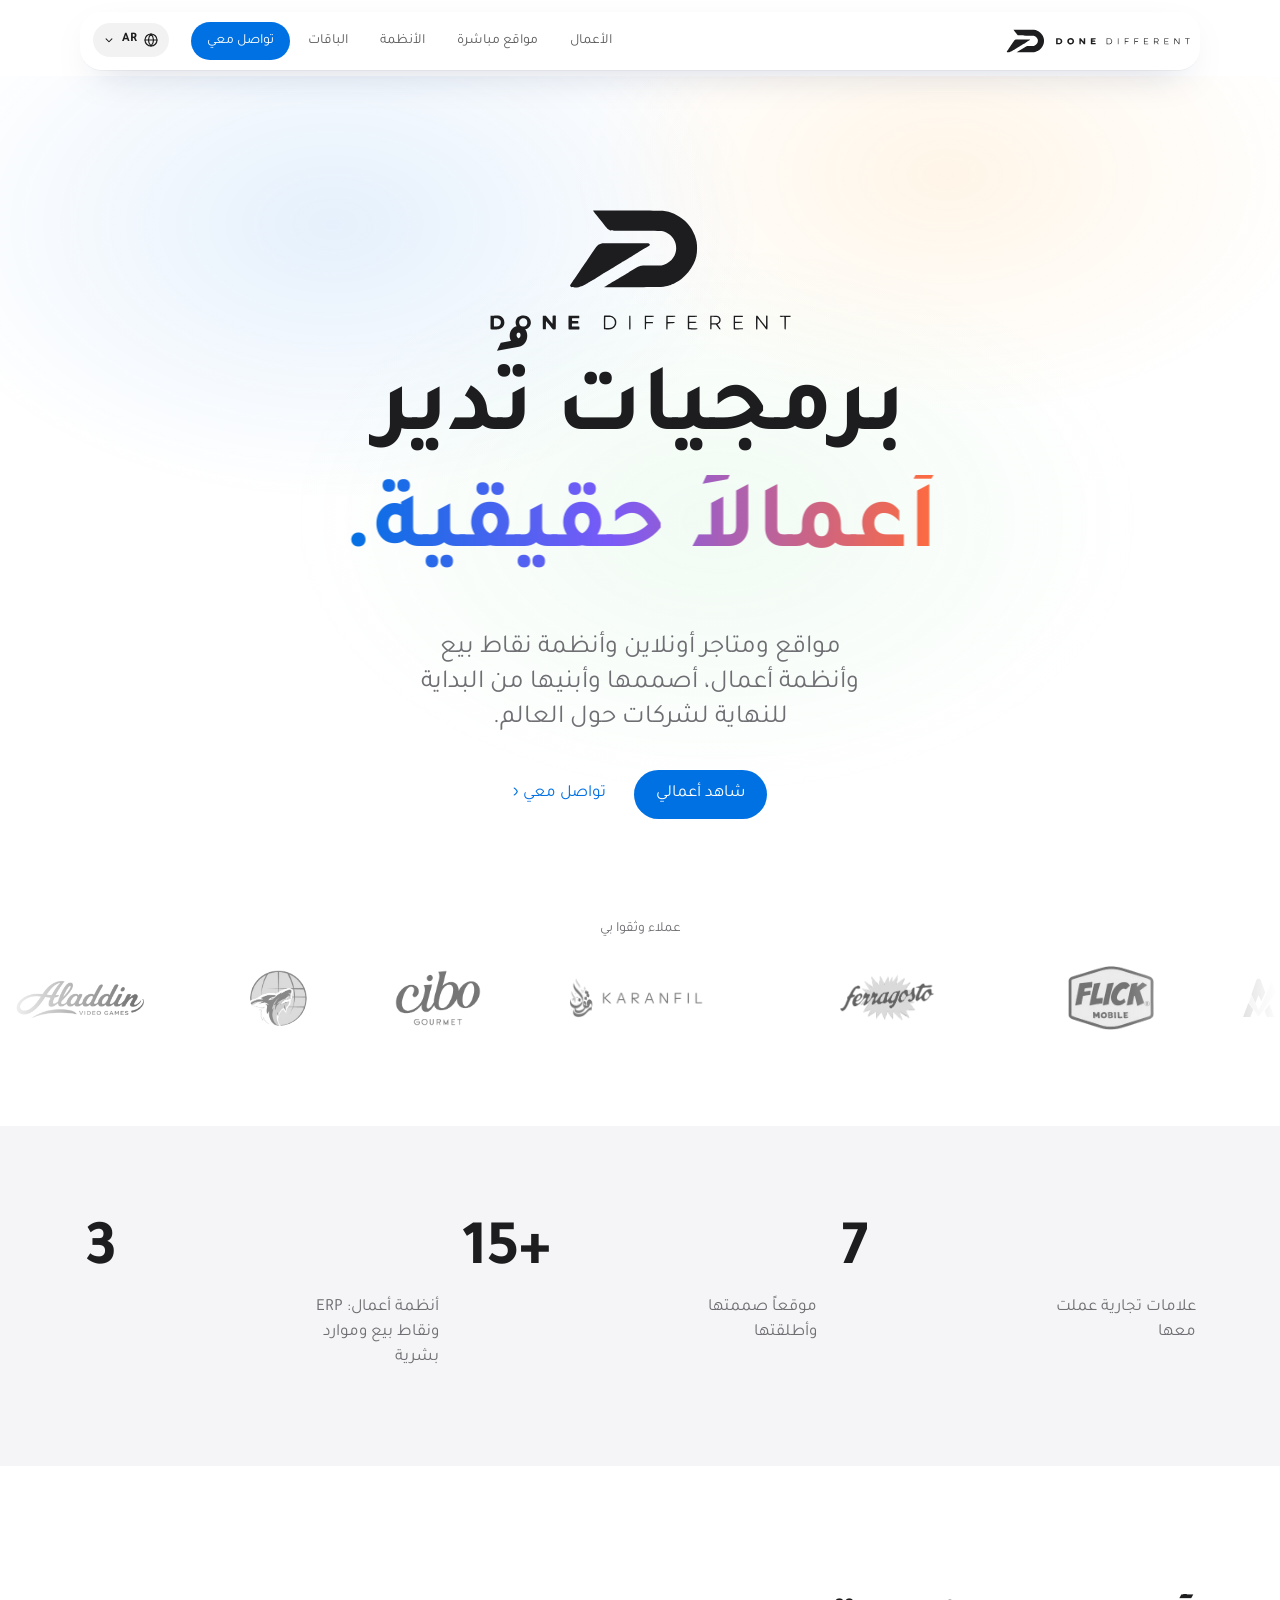
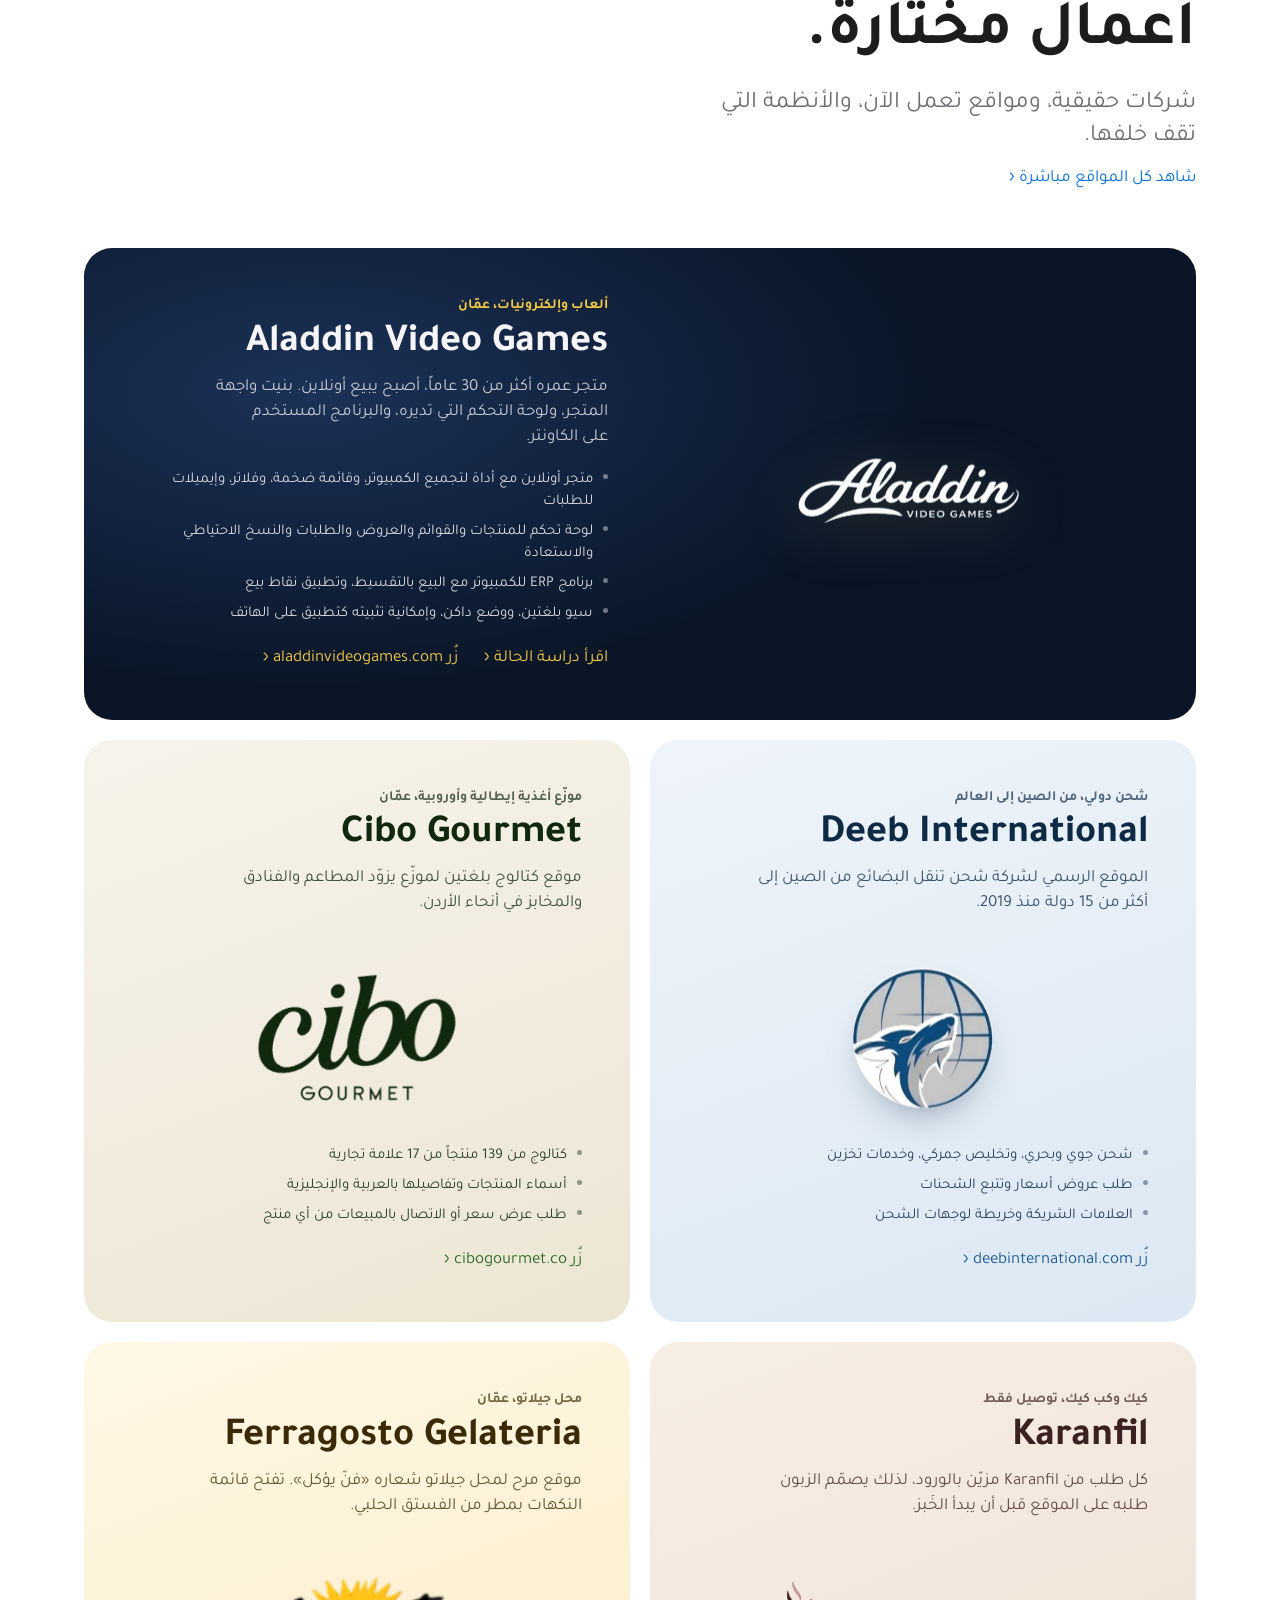
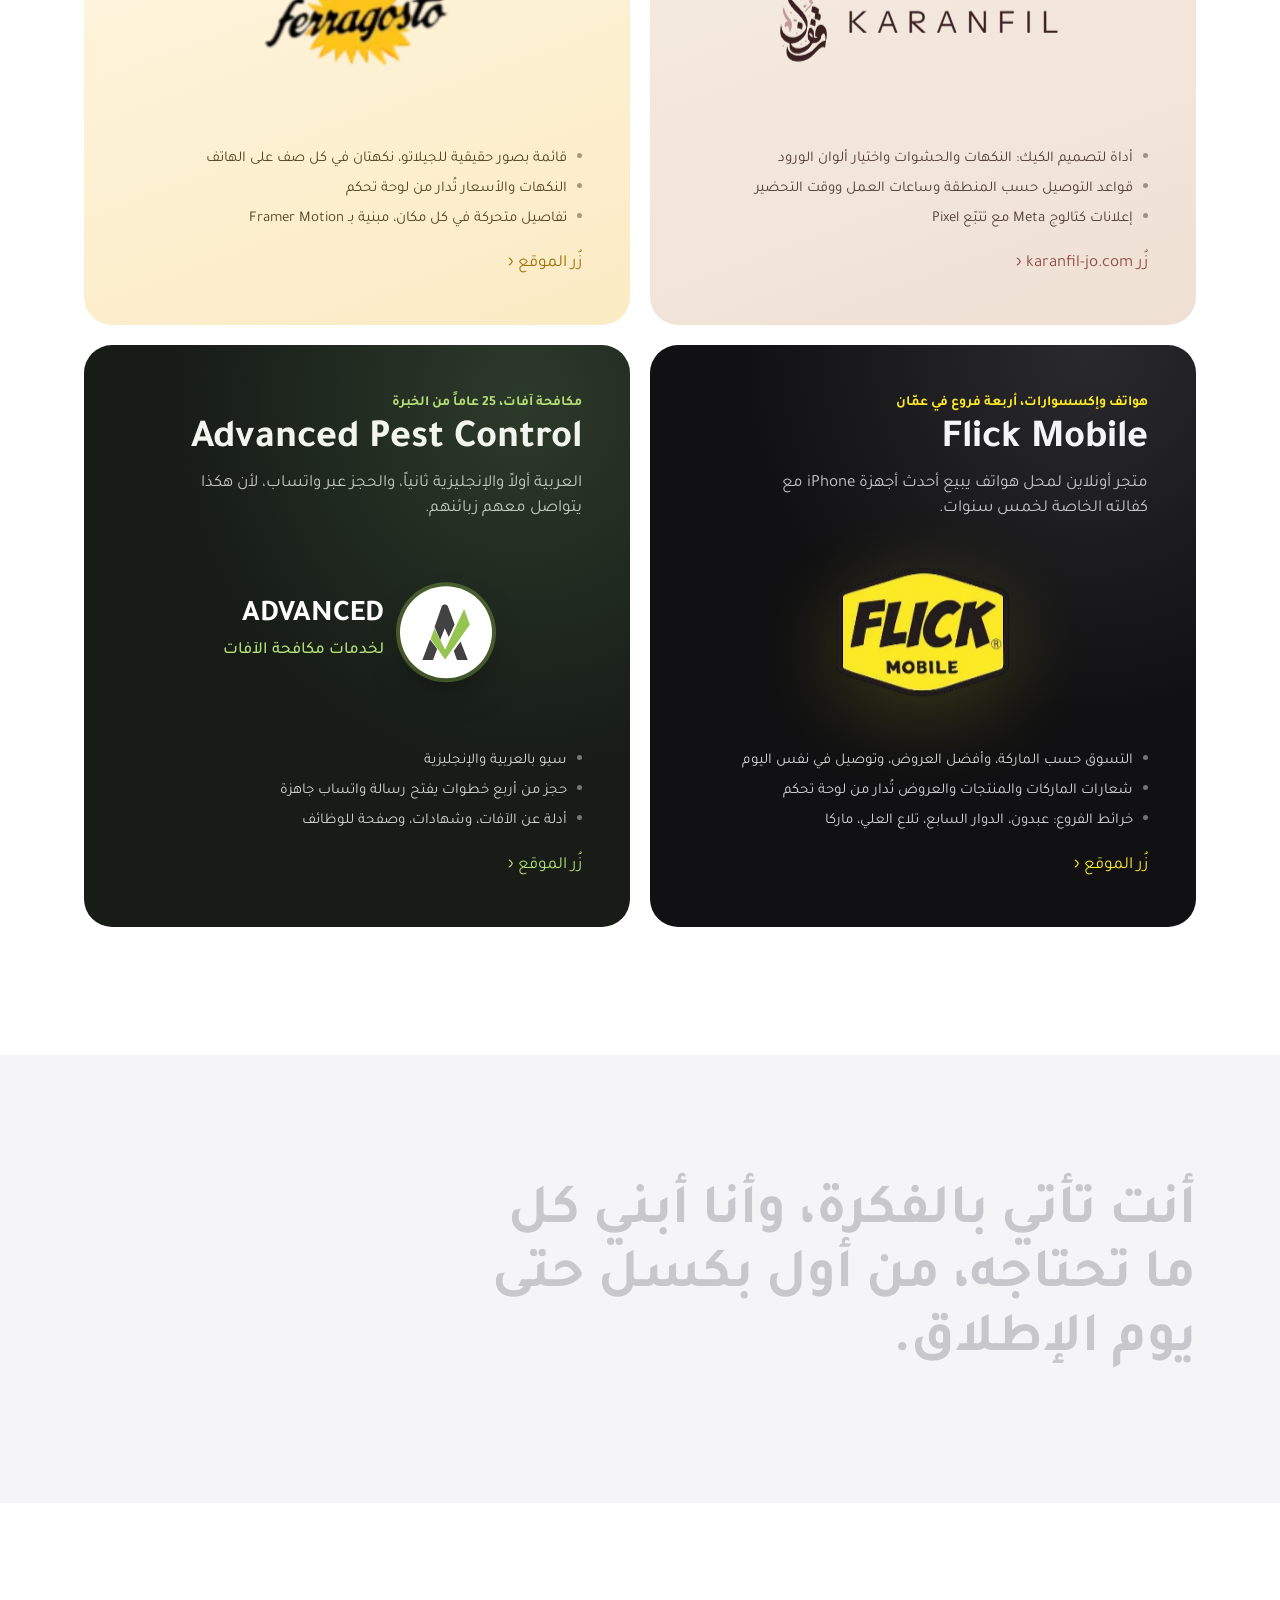
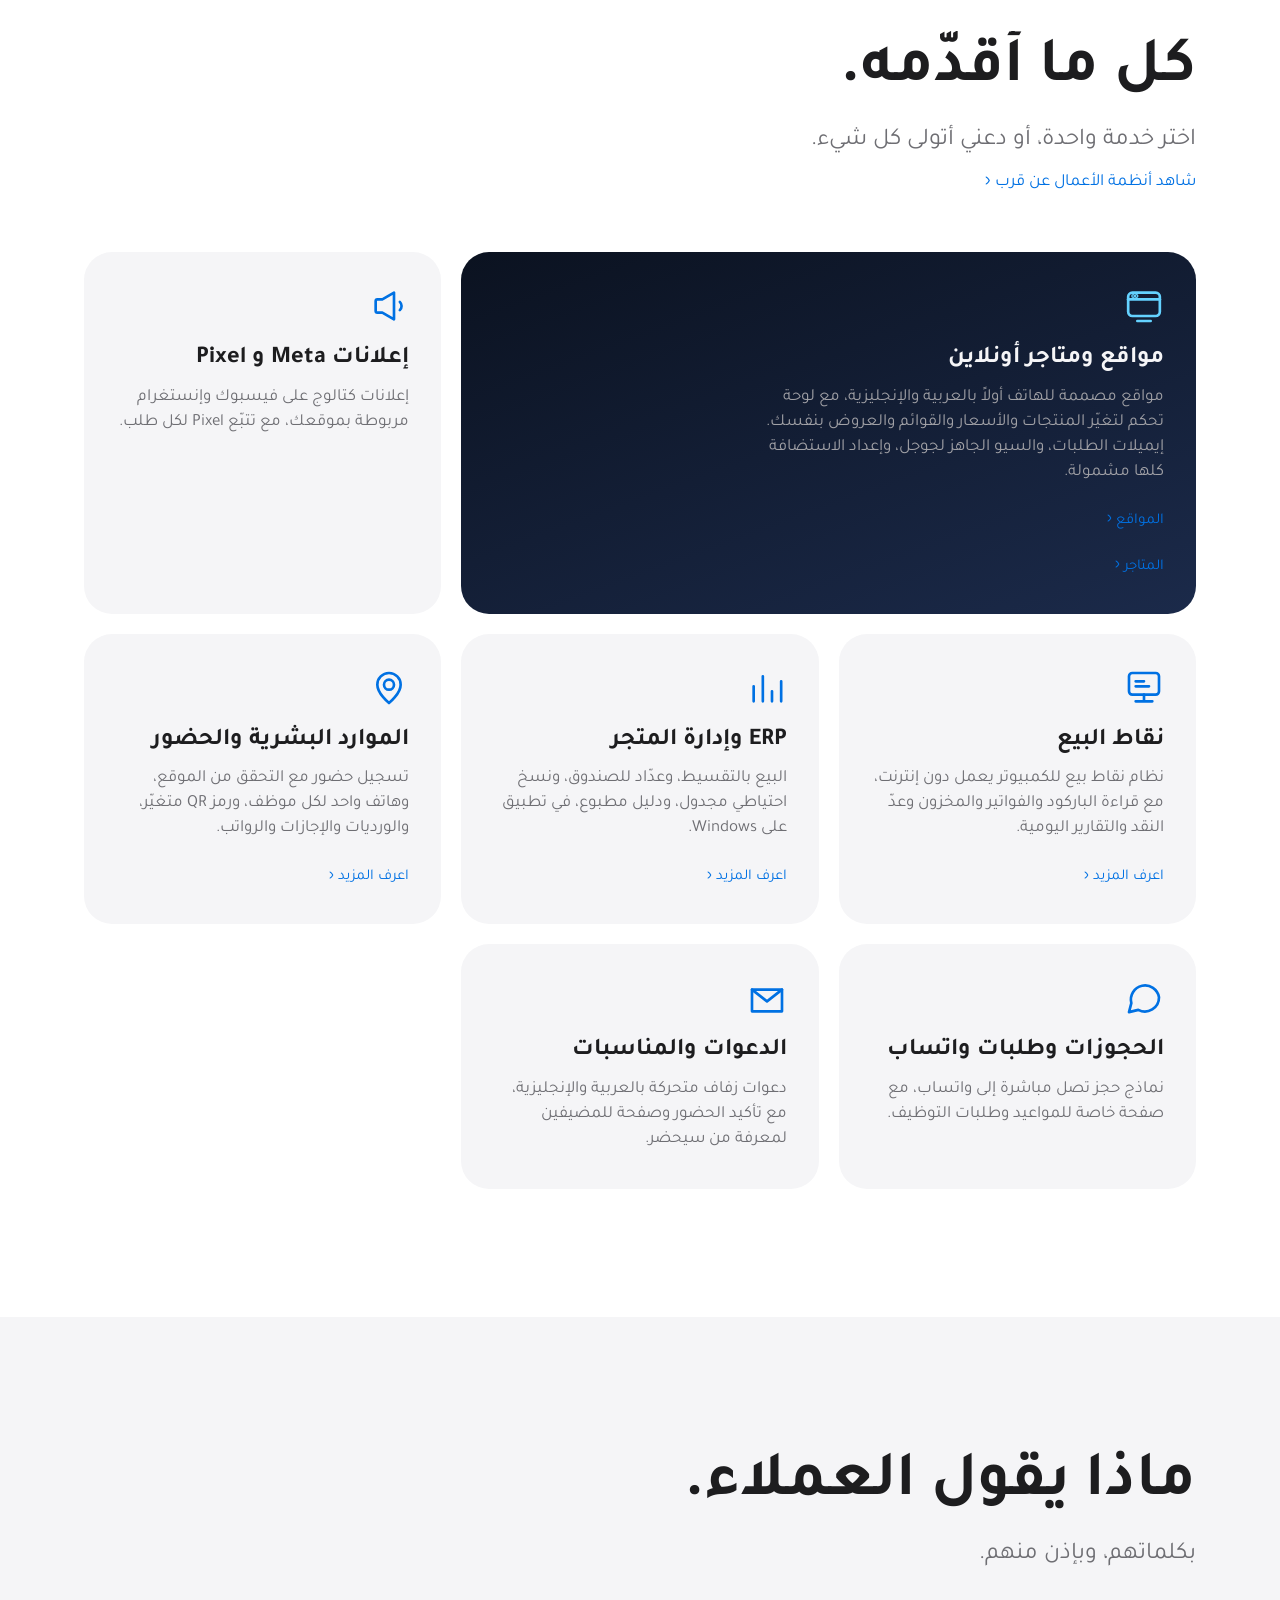
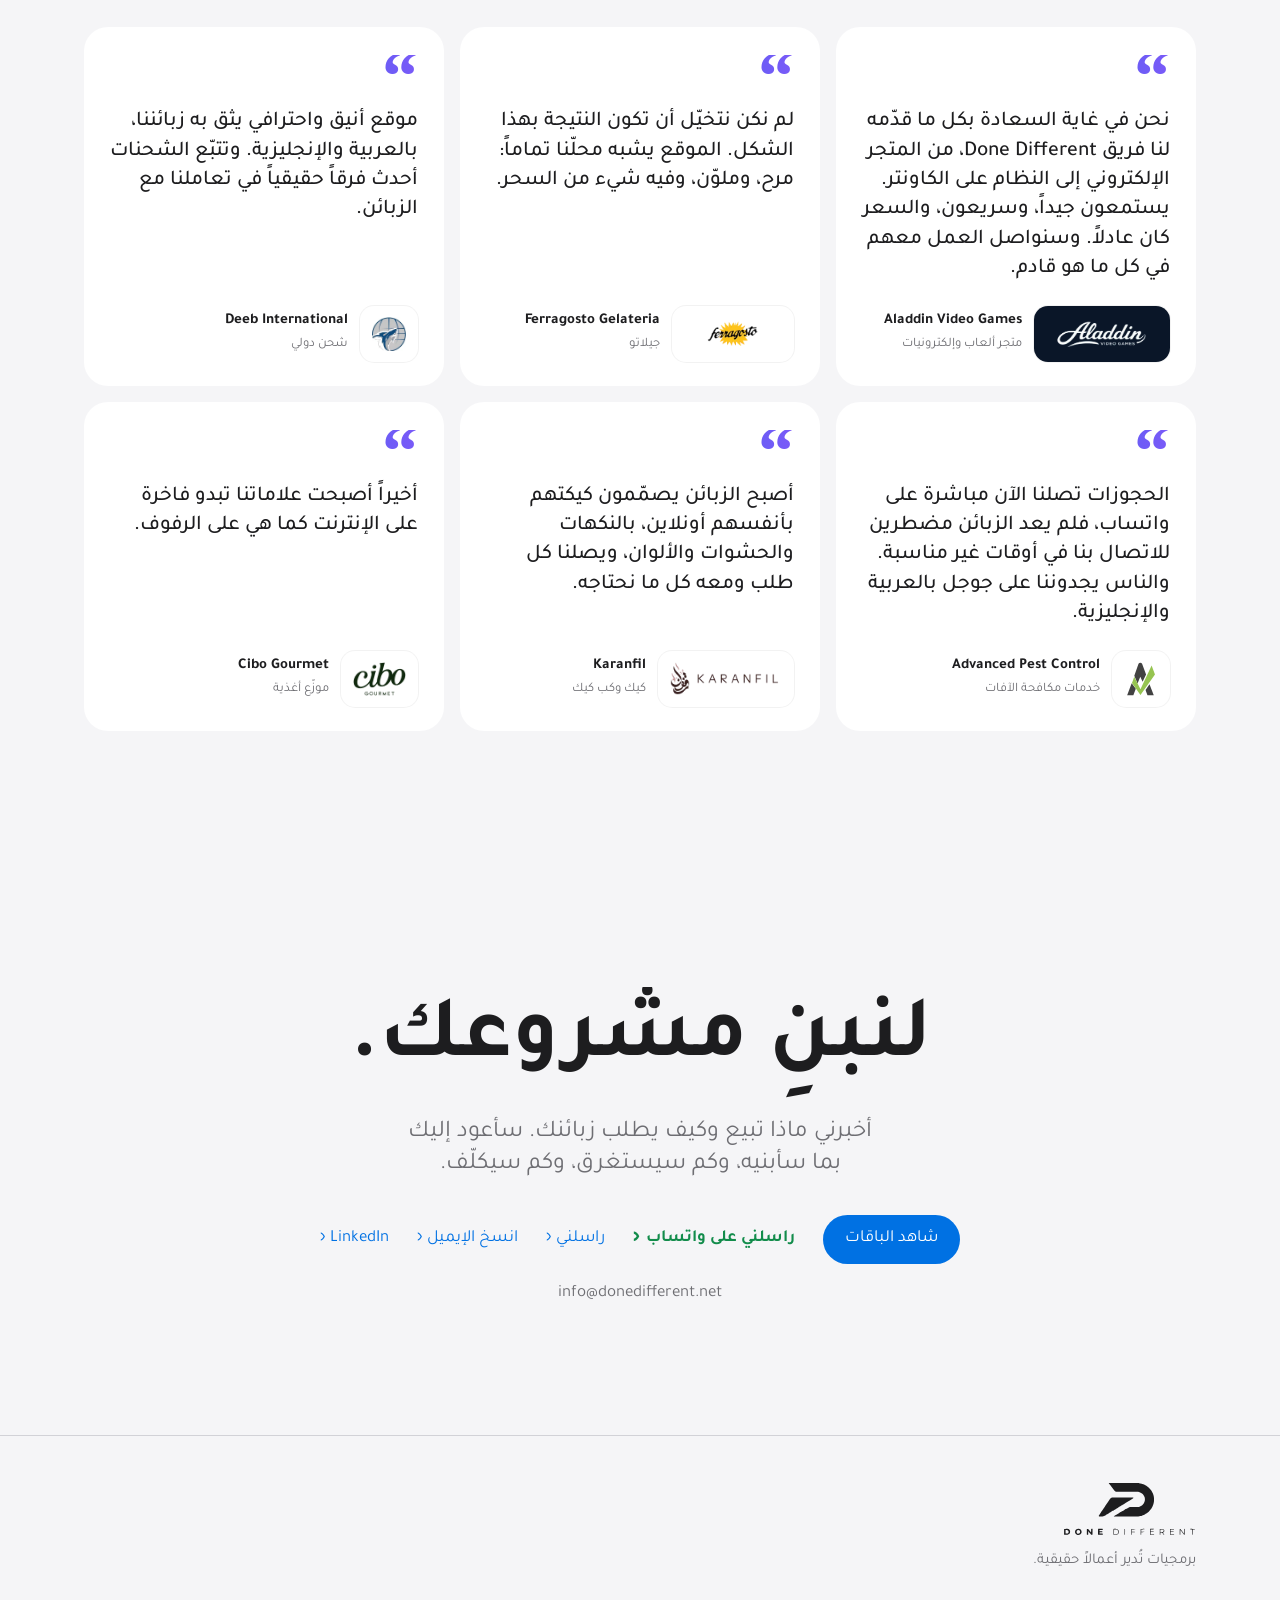
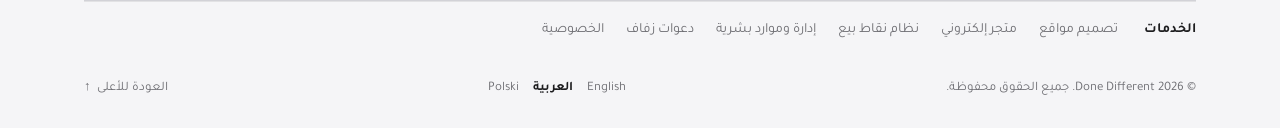
<file: ar/index.html>
<!DOCTYPE html>
<html lang="ar" dir="rtl">
<head>
<meta charset="utf-8">
<link rel="icon" href="/favicon.ico" sizes="48x48"><link rel="icon" type="image/png" sizes="96x96" href="/favicon-96.png"><link rel="icon" type="image/png" sizes="192x192" href="/favicon-192.png"><link rel="apple-touch-icon" href="/apple-touch-icon.png"><meta name="robots" content="index, follow, max-image-preview:large"><meta name="viewport" content="width=device-width, initial-scale=1">
<title>Done Different Systems — مواقع ومتاجر أونلاين وبرمجيات أعمال</title>
<link rel="alternate" hreflang="en" href="https://systems.donedifferent.net/"><link rel="alternate" hreflang="ar" href="https://systems.donedifferent.net/ar/"><link rel="alternate" hreflang="pl" href="https://systems.donedifferent.net/pl/"><link rel="alternate" hreflang="x-default" href="https://systems.donedifferent.net/"><meta property="og:locale" content="ar_AR"><meta property="og:locale:alternate" content="en_US"><meta property="og:locale:alternate" content="pl_PL"><script type="application/ld+json">{"@context": "https://schema.org", "@type": "ProfessionalService", "name": "Done Different", "url": "https://systems.donedifferent.net/ar/", "image": "https://systems.donedifferent.net/og.png", "areaServed": "Worldwide", "knowsLanguage": ["en", "ar", "pl"]}</script><link rel="canonical" href="https://systems.donedifferent.net/ar/">
<meta name="theme-color" content="#F5F5F7">
<meta property="og:type" content="website">
<meta property="og:site_name" content="Done Different Systems">
<meta property="og:url" content="https://systems.donedifferent.net/ar/">
<meta property="og:title" content="Done Different Systems — مواقع ومتاجر أونلاين وبرمجيات أعمال">
<meta property="og:description" content="مواقع ومتاجر أونلاين وأنظمة نقاط بيع وERP وموارد بشرية، من البداية للنهاية.">
<meta property="og:image" content="https://systems.donedifferent.net/og.png">
<meta property="og:image:width" content="1200">
<meta property="og:image:height" content="630">
<meta property="og:image:alt" content="Done Different، مع شعارات العملاء الذين عمل معهم">
<meta name="twitter:card" content="summary_large_image">
<meta name="twitter:title" content="Done Different Systems — مواقع ومتاجر أونلاين وبرمجيات أعمال">
<meta name="twitter:description" content="مواقع ومتاجر أونلاين وأنظمة نقاط بيع وERP وموارد بشرية، من البداية للنهاية.">
<meta name="twitter:image" content="https://systems.donedifferent.net/og.png">


<meta name="description" content="مواقع إلكترونية تبدأ من 1,190 دولار، ومتاجر أونلاين وأنظمة نقاط بيع وERP وموارد بشرية، ودعوات زفاف إلكترونية بـ 150 دولار. من تصميم وبناء Done Different، بالعربية والإنجليزية والبولندية.">
<link rel="preconnect" href="https://fonts.googleapis.com">
<link rel="preconnect" href="https://fonts.gstatic.com" crossorigin>
<link href="https://fonts.googleapis.com/css2?family=Inter:wght@400;500;600;700&family=Montserrat:wght@300;700&family=Tajawal:wght@500;700&display=swap" rel="stylesheet">
<link rel="stylesheet" href="/assets/s-5dd3a018c3.css">
<script>window.DD_SPY=[["work", "#work"], ["services", "#systems"]]</script><script>window.DD_MAIL={"url": "https://script.google.com/macros/s/AKfycbyFYFGSmdoYCowIifRj9fHhZEJKQX8gg5jzKDLyOiDbAR0hf-uWY4Wv-mmm1ukl56oY/exec"}</script><script>window.DD_T={"words": ["أعمالاً حقيقية.", "متاجر أونلاين.", "كاونتر المحل.", "المستودع.", "كل وردية.", "وحتى الألعاب."], "getin": "تواصل معي", "copied": "تم النسخ", "waPk": "مرحباً! عندي سؤال عن الباقات.", "waForm": "مرحباً! أريد الاستفسار عن مشروع.", "waDone": "مرحباً، أرسلت للتو طلباً عبر موقعكم. اسمي {n}.", "est4": "دعوة زفاف، بسعر ثابت {p}", "est5": "نقاط بيع أو برنامج إدارة، يبدأ من {p}", "est6": "متجر إلكتروني، يبدأ من {p}", "est7": "السعر بعد مكالمة قصيرة", "e4": "أضف رقمك حتى أتواصل معك على واتساب أو بالهاتف.", "e5": "أضف رمز الدولة إلى الرقم، مثل +962 أو +44.", "e6": "تحقق من رقم هاتفك من فضلك.", "est0": "اختر ما تحتاجه", "est1": "موقع إلكتروني، يبدأ من {p}", "est2": "موقع + نقاط بيع أو ERP، يبدأ من {p}", "est3": "الباقة الكاملة، تبدأ من {p}", "bUnder": "أقل من {a}", "bRange": "من {a} إلى {b}", "bOver": "أكثر من {a}", "none": "لم تختر شيئاً بعد", "send": "أرسل الطلب", "cont": "متابعة", "sending": "جارٍ الإرسال…", "e1": "اختر شيئاً واحداً على الأقل.", "e2": "أضف اسمك من فضلك.", "e3": "تحقق من بريدك الإلكتروني من فضلك.", "thanks": "شكراً {n}، وصلني طلبك.", "autosub": "وصلنا طلبك يا {n}", "press": "مرّر للبدء", "sfx_l": "أصوات القائمة", "on": "تشغيل", "off": "إيقاف", "sfx": "تشغيل أو إيقاف أصوات القائمة", "recap": "ما أرسلته", "budgetL": "الميزانية", "noreply": "سأرد عليك على البريد الذي كتبته.", "copied2": "تم النسخ. الصقه في أي رسالة إلى info@donedifferent.net", "copy": "رسالة تأكيد في طريقها إلى بريدك.", "mail": "يُفترض أن يكون تطبيق البريد قد فُتح وكل شيء معبّأ. فقط اضغط إرسال.", "auto": "شكراً لتواصلك مع Done Different. وصلني طلبك وسأقرأه بنفسي، وسأرد عليك قريباً ببعض الأسئلة وموعد لمكالمة قصيرة. زياد عيسى"}</script><script type="application/ld+json">{"@context":"https://schema.org","@type":"WebSite","name":"Done Different Systems","alternateName":"Done Different","url":"https://systems.donedifferent.net/"}</script></head>
<body><svg width="0" height="0" style="position:absolute" aria-hidden="true"><defs><symbol id="dd-mark" viewBox="0 0 960 595"><path fill="currentColor" fill-rule="evenodd" d="M26.8 575.8C24.7 574.7 21.8 572.4 20.4 570.7C16.4 565.9 17.4 562.1 25.9 550.2C29.8 544.7 34.9 537.3 37.3 533.8C39.7 530.3 43.6 524.8 45.9 521.5C48.2 518.2 52.9 511.2 56.3 506.0C59.7 500.8 65.7 491.8 69.7 486.0C73.6 480.2 83.1 466.3 90.6 455.0C98.2 443.7 109.8 426.6 116.5 417.0C128.0 400.6 158.4 355.8 188.7 310.6C215.7 270.6 219.7 266.8 243.5 259.8L251.5 257.5L420.0 257.5C512.7 257.5 589.7 257.8 591.2 258.3C594.6 259.2 599.4 266.1 598.6 268.8C597.7 271.4 596.1 272.5 562.0 293.0C545.2 303.1 527.7 313.9 523.0 317.0C518.3 320.1 513.8 322.9 513.0 323.3C511.2 324.2 509.0 325.6 503.3 329.3C500.9 330.8 498.8 332.0 498.6 332.0C498.3 332.0 496.4 333.2 494.3 334.6C492.2 336.0 489.6 337.6 488.5 338.1C487.4 338.6 483.1 341.2 479.0 344.0C472.8 348.1 447.4 363.9 441.2 367.5C439.0 368.9 432.0 373.2 429.5 374.8C428.4 375.4 426.6 376.5 425.5 377.0C424.4 377.6 422.1 378.9 420.5 379.9C418.9 381.0 415.7 382.8 413.6 384.0C411.5 385.2 406.7 388.0 403.1 390.4C399.5 392.7 393.6 396.4 390.0 398.5C386.4 400.6 381.0 404.1 377.9 406.2C374.8 408.3 372.0 410.0 371.6 410.0C371.2 410.0 366.8 412.6 361.7 415.8C356.6 419.0 344.2 426.6 334.0 432.7C312.4 445.6 287.1 460.9 271.5 470.5C265.4 474.2 256.7 479.6 252.0 482.4C247.3 485.3 238.3 490.9 232.0 494.9C217.7 503.9 194.2 518.4 187.5 522.2C175.8 529.0 173.2 530.5 167.5 534.1C164.2 536.2 156.2 541.2 149.7 545.2C143.2 549.2 136.7 553.3 135.2 554.2C117.7 565.2 96.8 573.6 80.1 576.4C65.2 578.9 31.8 578.6 26.8 575.8ZM267.9 577.1C266.6 576.7 270.8 572.0 272.5 572.0C273.2 572.0 275.5 570.7 277.6 569.2C279.7 567.6 304.7 552.5 333.0 535.5C361.3 518.6 394.6 498.5 407.0 491.0C419.4 483.5 436.9 472.9 446.0 467.5C455.1 462.1 465.4 455.8 469.0 453.5C489.1 440.5 511.5 428.5 522.9 424.5C538.0 419.2 541.9 419.0 610.3 419.0C680.7 419.0 683.3 418.8 701.5 412.8C730.7 403.0 753.1 385.9 769.4 360.8C790.3 328.7 795.6 294.0 785.5 256.5C779.8 235.8 764.0 211.1 747.0 196.2C730.9 182.2 706.5 170.6 685.0 166.7C681.6 166.1 611.6 165.5 498.5 165.1C297.0 164.4 315.3 165.1 300.4 157.8C288.9 152.2 285.5 148.3 237.0 86.1C229.0 75.8 219.7 64.1 216.3 60.0C201.6 42.2 186.0 21.9 186.0 20.6C186.0 19.8 186.8 18.9 187.8 18.6C191.9 17.5 682.5 18.7 693.0 19.9C751.7 26.6 802.1 49.2 851.1 90.7C864.3 101.9 888.3 129.8 899.5 147.0C906.7 158.0 923.3 191.1 926.8 201.5C939.5 238.4 942.5 256.2 942.5 294.0C942.5 339.9 935.8 369.8 916.7 408.5C894.7 453.2 865.7 488.5 826.5 518.1C820.7 522.5 805.2 533.0 804.5 533.0C804.3 533.0 799.8 535.6 794.3 538.8C788.9 542.0 782.0 545.8 779.0 547.2C776.0 548.6 770.0 551.4 765.7 553.4C761.5 555.4 757.4 557.0 756.7 557.0C756.0 557.0 754.9 557.5 754.3 558.1C753.7 558.7 751.7 559.5 749.9 560.0C748.0 560.5 744.0 561.8 741.0 562.9C736.0 564.8 732.5 565.8 714.0 570.5C702.9 573.3 692.2 575.0 678.5 576.0C665.6 577.0 270.8 578.1 267.9 577.1Z"/></symbol><symbol id="dd-word" viewBox="0 0 2221 139"><path fill="currentColor" fill-rule="evenodd" d="M244.5 120.9C229.4 118.5 212.2 106.2 206.0 93.5C195.6 71.9 201.6 44.1 219.6 30.2C230.9 21.5 244.1 17.6 259.6 18.2C293.5 19.6 315.5 44.4 311.7 76.9C308.3 106.0 277.4 126.2 244.5 120.9ZM19.6 118.5C18.3 117.1 18.1 110.8 18.3 68.7L18.5 20.5L42.5 19.9C80.1 19.0 88.3 20.6 102.6 31.8C116.1 42.4 122.1 62.1 117.9 82.2C114.2 99.8 97.6 114.5 77.1 118.4C65.2 120.7 21.8 120.7 19.6 118.5ZM400.2 119.2C398.9 118.3 398.2 23.1 399.5 21.0C399.8 20.4 404.7 20.0 410.5 20.0L420.9 20.0L424.7 24.7C429.1 30.3 437.5 40.3 443.6 47.5C450.5 55.7 455.6 62.1 461.7 70.2C464.9 74.5 468.1 77.9 468.7 78.0C469.7 78.0 470.0 71.3 470.2 49.2L470.5 20.5L479.8 19.6C486.3 19.0 489.8 19.1 491.5 19.8L494.0 21.0L494.0 69.3C494.0 105.5 493.7 117.9 492.8 118.8C492.0 119.6 488.2 120.0 482.2 120.0C473.2 120.0 472.7 119.9 470.5 117.2C469.2 115.7 462.4 107.3 455.4 98.5C448.4 89.7 441.3 80.9 439.6 78.9C437.9 76.9 433.6 71.8 430.1 67.6C426.6 63.4 423.3 60.3 422.9 60.7C422.4 61.2 421.9 74.6 421.8 90.5L421.5 119.5L411.5 119.8C406.0 119.9 400.9 119.6 400.2 119.2ZM587.1 118.6C585.7 117.0 585.7 23.1 587.0 21.0C588.1 19.3 661.7 19.5 663.8 21.2C665.2 22.4 665.3 37.0 663.9 38.4C663.6 38.7 652.1 39.1 638.3 39.2C624.4 39.4 612.9 39.8 612.5 40.1C611.5 41.2 611.2 56.5 612.2 57.8C613.0 58.7 618.7 59.0 634.4 59.0C649.6 59.0 655.9 59.3 656.8 60.2C658.0 61.4 658.5 73.6 657.4 76.4C656.9 77.8 654.0 78.0 635.1 78.0C619.6 78.0 613.1 78.3 612.2 79.2C610.6 80.8 610.6 97.6 612.1 98.6C612.8 99.0 624.5 99.2 638.3 99.2C654.9 99.1 663.8 99.5 664.7 100.2C666.3 101.5 666.5 115.2 665.0 118.1C664.0 119.9 662.5 120.0 626.1 120.0C594.6 120.0 588.0 119.8 587.1 118.6ZM844.7 119.3C844.3 119.0 844.0 96.7 844.0 69.9C844.0 24.4 844.1 21.0 845.8 20.2C848.5 18.8 884.6 18.7 893.0 20.1C911.9 23.0 927.5 37.0 933.2 56.0C934.9 61.9 934.7 77.1 932.7 84.1C928.1 100.8 913.6 114.2 895.5 118.5C889.3 120.0 846.0 120.7 844.7 119.3ZM1028.5 118.8C1028.2 118.1 1028.1 95.7 1028.2 69.0L1028.5 20.5L1032.4 20.2C1034.8 20.0 1036.6 20.4 1037.1 21.2C1038.1 22.7 1038.3 116.0 1037.4 118.4C1036.6 120.4 1029.2 120.6 1028.5 118.8ZM1142.6 119.2C1142.0 118.2 1141.7 21.0 1142.3 20.4C1142.5 20.2 1156.7 20.0 1173.9 20.0C1206.2 19.9 1208.0 20.1 1208.0 24.0C1208.0 28.5 1206.0 28.8 1178.5 29.0C1164.2 29.0 1152.2 29.4 1151.7 29.9C1151.3 30.3 1151.1 38.7 1151.2 48.6L1151.5 66.5L1175.4 66.8C1201.4 67.1 1202.3 67.3 1201.8 72.4L1201.5 75.5L1177.6 75.8C1162.2 75.9 1153.2 76.4 1152.4 77.1C1151.4 77.9 1151.0 83.3 1150.8 98.9L1150.5 119.5L1146.8 119.8C1144.8 120.0 1142.9 119.7 1142.6 119.2ZM1299.1 118.6C1298.3 117.7 1298.1 103.8 1298.2 68.9L1298.5 20.5L1329.0 20.0C1345.8 19.7 1360.5 19.8 1361.8 20.2C1364.3 21.0 1365.0 26.2 1362.8 27.7C1362.1 28.1 1349.6 28.7 1335.0 29.0L1308.5 29.5L1308.5 48.0L1308.5 66.5L1332.8 66.8L1357.1 67.0L1358.2 69.6C1360.8 75.2 1359.8 75.4 1332.9 76.0L1308.5 76.5L1307.9 98.0C1307.6 109.8 1307.3 119.6 1307.2 119.8C1306.5 120.6 1300.0 119.8 1299.1 118.6ZM1455.7 119.3C1454.7 118.4 1454.8 21.2 1455.8 20.7C1456.4 20.2 1515.8 19.5 1520.2 19.9C1522.4 20.0 1523.5 24.2 1522.0 26.9C1520.9 29.0 1520.4 29.1 1493.8 29.0C1478.9 28.9 1466.3 29.3 1465.8 29.8C1465.3 30.3 1465.1 38.0 1465.2 47.1L1465.5 63.5L1490.4 64.0L1515.3 64.5L1516.3 67.3C1518.1 72.8 1517.2 73.0 1491.0 73.0C1472.0 73.0 1467.0 73.3 1466.1 74.4C1465.3 75.3 1465.0 81.2 1465.2 93.1L1465.5 110.5L1493.9 110.8C1512.8 110.9 1522.8 111.4 1523.7 112.1C1525.3 113.5 1525.4 117.2 1523.8 118.8C1522.5 120.1 1456.9 120.6 1455.7 119.3ZM1618.5 118.8C1618.2 118.1 1618.1 95.7 1618.2 69.0L1618.5 20.5L1645.0 20.5C1674.8 20.5 1675.1 20.6 1684.1 28.7C1691.5 35.4 1694.0 41.1 1694.0 51.6C1694.0 59.8 1693.7 61.3 1690.9 66.9C1687.7 73.4 1680.1 80.2 1674.6 81.6C1673.2 81.9 1672.0 82.7 1672.0 83.2C1672.0 84.7 1680.5 97.8 1687.8 107.5C1695.5 117.9 1695.8 120.0 1689.6 120.0C1684.7 120.0 1683.9 119.3 1675.5 106.5C1669.6 97.7 1661.2 86.2 1659.9 85.4C1659.1 84.9 1636.4 84.6 1628.8 85.0C1628.4 85.0 1627.9 92.8 1627.8 102.2L1627.5 119.5L1623.2 119.8C1620.4 120.0 1618.8 119.7 1618.5 118.8ZM1790.1 118.6C1789.3 117.7 1789.1 103.8 1789.2 68.9L1789.5 20.5L1822.7 20.2C1854.4 20.0 1855.9 20.1 1856.5 21.9C1856.8 22.9 1856.6 24.9 1856.0 26.4L1855.0 29.1L1828.0 29.0C1813.2 28.9 1800.6 29.2 1800.0 29.5C1798.6 30.3 1798.7 62.7 1800.0 63.5C1800.6 63.9 1812.0 64.2 1825.3 64.3L1849.5 64.5L1849.5 68.5L1849.5 72.5L1825.0 72.8C1807.0 73.0 1800.4 73.4 1799.8 74.3C1798.9 75.7 1798.7 107.1 1799.6 109.4C1800.1 110.8 1803.6 111.0 1827.9 111.0C1857.0 111.0 1858.0 111.1 1858.0 115.5C1858.0 119.9 1857.2 120.0 1823.4 120.0C1797.5 120.0 1791.0 119.7 1790.1 118.6ZM1953.0 118.1C1951.5 115.1 1951.6 22.8 1953.2 21.2C1954.8 19.6 1960.2 19.7 1962.2 21.2C1963.0 21.9 1969.3 29.7 1976.1 38.5C1982.8 47.3 1991.6 58.5 1995.5 63.5C1999.4 68.5 2003.7 74.1 2005.0 76.0C2006.3 77.9 2009.4 81.9 2011.7 84.8C2014.0 87.6 2017.5 92.5 2019.5 95.5C2021.4 98.5 2023.4 101.0 2024.0 101.0C2024.7 101.0 2025.0 87.3 2025.0 61.0L2025.0 21.0L2027.6 20.0C2029.4 19.3 2031.0 19.3 2032.8 20.3L2035.5 21.5L2035.6 69.3C2035.8 121.7 2035.9 120.0 2029.8 120.0C2027.8 120.0 2026.1 119.1 2024.5 117.2C2020.7 112.8 2006.0 93.9 1990.5 73.5C1969.5 45.8 1964.5 39.5 1963.5 39.5C1962.9 39.5 1962.4 55.6 1962.2 78.5C1962.0 100.0 1961.7 118.1 1961.5 118.8C1960.8 120.8 1954.2 120.3 1953.0 118.1ZM2160.2 118.8C2159.3 117.9 2159.0 106.5 2159.0 73.9C2159.0 40.0 2158.7 29.9 2157.8 29.3C2157.1 28.9 2150.1 28.7 2142.2 28.9C2132.0 29.1 2127.5 28.8 2126.5 28.0C2124.7 26.5 2124.5 21.6 2126.2 20.4C2126.9 19.9 2144.6 19.7 2165.5 20.0L2203.5 20.5L2203.8 24.2C2204.2 28.9 2204.1 28.9 2184.5 29.3L2169.5 29.5L2169.2 73.4C2169.1 103.8 2168.6 117.7 2167.9 118.7C2166.5 120.3 2161.8 120.4 2160.2 118.8ZM893.4 108.5C909.4 104.7 919.6 94.5 922.9 79.2C927.1 59.5 918.7 40.8 902.2 32.9L895.5 29.6L875.6 29.2C861.5 28.9 855.6 29.1 855.1 29.9C854.2 31.3 853.7 105.5 854.5 108.1C855.1 109.9 856.3 110.0 871.3 110.0C881.6 109.9 889.6 109.4 893.4 108.5ZM269.6 97.1C286.8 89.6 291.8 64.3 279.0 48.8C271.4 39.6 254.5 36.5 243.0 42.2C226.0 50.6 221.6 76.6 234.8 91.2C242.5 99.8 257.5 102.3 269.6 97.1ZM75.3 97.3C90.3 91.9 96.9 76.3 92.0 57.9C90.1 50.8 84.2 45.0 75.8 41.9C70.4 39.9 46.5 38.4 44.2 39.8C43.2 40.5 42.9 46.7 43.0 69.0C43.0 84.5 43.3 97.7 43.6 98.1C44.6 99.8 70.1 99.1 75.3 97.3ZM1670.1 73.1C1687.5 65.4 1689.0 40.4 1672.7 31.8C1668.9 29.8 1666.5 29.5 1649.0 29.0C1638.3 28.7 1629.2 28.6 1628.8 28.8C1628.3 29.0 1628.0 39.4 1628.0 52.1L1628.0 75.0L1646.9 75.0C1663.4 75.0 1666.3 74.8 1670.1 73.1Z"/></symbol><symbol id="dd-full" viewBox="0 0 2221 903"><path fill="currentColor" fill-rule="evenodd" d="M244.5 884.9C229.4 882.5 212.2 870.2 206.0 857.5C195.6 835.9 201.6 808.1 219.6 794.2C230.9 785.5 244.1 781.6 259.6 782.2C293.5 783.6 315.5 808.4 311.7 840.9C308.3 870.0 277.4 890.2 244.5 884.9ZM19.6 882.5C18.3 881.1 18.1 874.8 18.3 832.7L18.5 784.5L42.5 783.9C80.1 783.0 88.3 784.6 102.6 795.8C116.1 806.4 122.1 826.1 117.9 846.2C114.2 863.8 97.6 878.5 77.1 882.4C65.2 884.7 21.8 884.7 19.6 882.5ZM400.2 883.2C398.9 882.3 398.2 787.1 399.5 785.0C399.8 784.4 404.7 784.0 410.5 784.0L420.9 784.0L424.7 788.7C429.1 794.3 437.5 804.3 443.6 811.5C450.5 819.7 455.6 826.1 461.7 834.2C464.9 838.5 468.1 841.9 468.7 842.0C469.7 842.0 470.0 835.3 470.2 813.2L470.5 784.5L479.8 783.6C486.3 783.0 489.8 783.1 491.5 783.8L494.0 785.0L494.0 833.3C494.0 869.5 493.7 881.9 492.8 882.8C492.0 883.6 488.2 884.0 482.2 884.0C473.2 884.0 472.7 883.9 470.5 881.2C469.2 879.7 462.4 871.3 455.4 862.5C448.4 853.7 441.3 844.9 439.6 842.9C437.9 840.9 433.6 835.8 430.1 831.6C426.6 827.4 423.3 824.3 422.9 824.7C422.4 825.2 421.9 838.6 421.8 854.5L421.5 883.5L411.5 883.8C406.0 883.9 400.9 883.6 400.2 883.2ZM587.1 882.6C585.7 881.0 585.7 787.1 587.0 785.0C588.1 783.3 661.7 783.5 663.8 785.2C665.2 786.4 665.3 801.0 663.9 802.4C663.6 802.7 652.1 803.1 638.3 803.2C624.4 803.4 612.9 803.8 612.5 804.1C611.5 805.2 611.2 820.5 612.2 821.8C613.0 822.7 618.7 823.0 634.4 823.0C649.6 823.0 655.9 823.3 656.8 824.2C658.0 825.4 658.5 837.6 657.4 840.4C656.9 841.8 654.0 842.0 635.1 842.0C619.6 842.0 613.1 842.3 612.2 843.2C610.6 844.8 610.6 861.6 612.1 862.6C612.8 863.0 624.5 863.2 638.3 863.2C654.9 863.1 663.8 863.5 664.7 864.2C666.3 865.5 666.5 879.2 665.0 882.1C664.0 883.9 662.5 884.0 626.1 884.0C594.6 884.0 588.0 883.8 587.1 882.6ZM844.7 883.3C844.3 883.0 844.0 860.7 844.0 833.9C844.0 788.4 844.1 785.0 845.8 784.2C848.5 782.8 884.6 782.7 893.0 784.1C911.9 787.0 927.5 801.0 933.2 820.0C934.9 825.9 934.7 841.1 932.7 848.1C928.1 864.8 913.6 878.2 895.5 882.5C889.3 884.0 846.0 884.7 844.7 883.3ZM1028.5 882.8C1028.2 882.1 1028.1 859.7 1028.2 833.0L1028.5 784.5L1032.4 784.2C1034.8 784.0 1036.6 784.4 1037.1 785.2C1038.1 786.7 1038.3 880.0 1037.4 882.4C1036.6 884.4 1029.2 884.6 1028.5 882.8ZM1142.6 883.2C1142.0 882.2 1141.7 785.0 1142.3 784.4C1142.5 784.2 1156.7 784.0 1173.9 784.0C1206.2 783.9 1208.0 784.1 1208.0 788.0C1208.0 792.5 1206.0 792.8 1178.5 793.0C1164.2 793.0 1152.2 793.4 1151.7 793.9C1151.3 794.3 1151.1 802.7 1151.2 812.6L1151.5 830.5L1175.4 830.8C1201.4 831.1 1202.3 831.3 1201.8 836.4L1201.5 839.5L1177.6 839.8C1162.2 839.9 1153.2 840.4 1152.4 841.1C1151.4 841.9 1151.0 847.3 1150.8 862.9L1150.5 883.5L1146.8 883.8C1144.8 884.0 1142.9 883.7 1142.6 883.2ZM1299.1 882.6C1298.3 881.7 1298.1 867.8 1298.2 832.9L1298.5 784.5L1329.0 784.0C1345.8 783.7 1360.5 783.8 1361.8 784.2C1364.3 785.0 1365.0 790.2 1362.8 791.7C1362.1 792.1 1349.6 792.7 1335.0 793.0L1308.5 793.5L1308.5 812.0L1308.5 830.5L1332.8 830.8L1357.1 831.0L1358.2 833.6C1360.8 839.2 1359.8 839.4 1332.9 840.0L1308.5 840.5L1307.9 862.0C1307.6 873.8 1307.3 883.6 1307.2 883.8C1306.5 884.6 1300.0 883.8 1299.1 882.6ZM1455.7 883.3C1454.7 882.4 1454.8 785.2 1455.8 784.7C1456.4 784.2 1515.8 783.5 1520.2 783.9C1522.4 784.0 1523.5 788.2 1522.0 790.9C1520.9 793.0 1520.4 793.1 1493.8 793.0C1478.9 792.9 1466.3 793.3 1465.8 793.8C1465.3 794.3 1465.1 802.0 1465.2 811.1L1465.5 827.5L1490.4 828.0L1515.3 828.5L1516.3 831.3C1518.1 836.8 1517.2 837.0 1491.0 837.0C1472.0 837.0 1467.0 837.3 1466.1 838.4C1465.3 839.3 1465.0 845.2 1465.2 857.1L1465.5 874.5L1493.9 874.8C1512.8 874.9 1522.8 875.4 1523.7 876.1C1525.3 877.5 1525.4 881.2 1523.8 882.8C1522.5 884.1 1456.9 884.6 1455.7 883.3ZM1618.5 882.8C1618.2 882.1 1618.1 859.7 1618.2 833.0L1618.5 784.5L1645.0 784.5C1674.8 784.5 1675.1 784.6 1684.1 792.7C1691.5 799.4 1694.0 805.1 1694.0 815.6C1694.0 823.8 1693.7 825.3 1690.9 830.9C1687.7 837.4 1680.1 844.2 1674.6 845.6C1673.2 845.9 1672.0 846.7 1672.0 847.2C1672.0 848.7 1680.5 861.8 1687.8 871.5C1695.5 881.9 1695.8 884.0 1689.6 884.0C1684.7 884.0 1683.9 883.3 1675.5 870.5C1669.6 861.7 1661.2 850.2 1659.9 849.4C1659.1 848.9 1636.4 848.6 1628.8 849.0C1628.4 849.0 1627.9 856.8 1627.8 866.2L1627.5 883.5L1623.2 883.8C1620.4 884.0 1618.8 883.7 1618.5 882.8ZM1790.1 882.6C1789.3 881.7 1789.1 867.8 1789.2 832.9L1789.5 784.5L1822.7 784.2C1854.4 784.0 1855.9 784.1 1856.5 785.9C1856.8 786.9 1856.6 788.9 1856.0 790.4L1855.0 793.1L1828.0 793.0C1813.2 792.9 1800.6 793.2 1800.0 793.5C1798.6 794.3 1798.7 826.7 1800.0 827.5C1800.6 827.9 1812.0 828.2 1825.3 828.3L1849.5 828.5L1849.5 832.5L1849.5 836.5L1825.0 836.8C1807.0 837.0 1800.4 837.4 1799.8 838.3C1798.9 839.7 1798.7 871.1 1799.6 873.4C1800.1 874.8 1803.6 875.0 1827.9 875.0C1857.0 875.0 1858.0 875.1 1858.0 879.5C1858.0 883.9 1857.2 884.0 1823.4 884.0C1797.5 884.0 1791.0 883.7 1790.1 882.6ZM1953.0 882.1C1951.5 879.1 1951.6 786.8 1953.2 785.2C1954.8 783.6 1960.2 783.7 1962.2 785.2C1963.0 785.9 1969.3 793.7 1976.1 802.5C1982.8 811.3 1991.6 822.5 1995.5 827.5C1999.4 832.5 2003.7 838.1 2005.0 840.0C2006.3 841.9 2009.4 845.9 2011.7 848.8C2014.0 851.6 2017.5 856.5 2019.5 859.5C2021.4 862.5 2023.4 865.0 2024.0 865.0C2024.7 865.0 2025.0 851.3 2025.0 825.0L2025.0 785.0L2027.6 784.0C2029.4 783.3 2031.0 783.3 2032.8 784.3L2035.5 785.5L2035.6 833.3C2035.8 885.7 2035.9 884.0 2029.8 884.0C2027.8 884.0 2026.1 883.1 2024.5 881.2C2020.7 876.8 2006.0 857.9 1990.5 837.5C1969.5 809.8 1964.5 803.5 1963.5 803.5C1962.9 803.5 1962.4 819.6 1962.2 842.5C1962.0 864.0 1961.7 882.1 1961.5 882.8C1960.8 884.8 1954.2 884.3 1953.0 882.1ZM2160.2 882.8C2159.3 881.9 2159.0 870.5 2159.0 837.9C2159.0 804.0 2158.7 793.9 2157.8 793.3C2157.1 792.9 2150.1 792.7 2142.2 792.9C2132.0 793.1 2127.5 792.8 2126.5 792.0C2124.7 790.5 2124.5 785.6 2126.2 784.4C2126.9 783.9 2144.6 783.7 2165.5 784.0L2203.5 784.5L2203.8 788.2C2204.2 792.9 2204.1 792.9 2184.5 793.3L2169.5 793.5L2169.2 837.4C2169.1 867.8 2168.6 881.7 2167.9 882.7C2166.5 884.3 2161.8 884.4 2160.2 882.8ZM893.4 872.5C909.4 868.7 919.6 858.5 922.9 843.2C927.1 823.5 918.7 804.8 902.2 796.9L895.5 793.6L875.6 793.2C861.5 792.9 855.6 793.1 855.1 793.9C854.2 795.3 853.7 869.5 854.5 872.1C855.1 873.9 856.3 874.0 871.3 874.0C881.6 873.9 889.6 873.4 893.4 872.5ZM269.6 861.1C286.8 853.6 291.8 828.3 279.0 812.8C271.4 803.6 254.5 800.5 243.0 806.2C226.0 814.6 221.6 840.6 234.8 855.2C242.5 863.8 257.5 866.3 269.6 861.1ZM75.3 861.3C90.3 855.9 96.9 840.3 92.0 821.9C90.1 814.8 84.2 809.0 75.8 805.9C70.4 803.9 46.5 802.4 44.2 803.8C43.2 804.5 42.9 810.7 43.0 833.0C43.0 848.5 43.3 861.7 43.6 862.1C44.6 863.8 70.1 863.1 75.3 861.3ZM1670.1 837.1C1687.5 829.4 1689.0 804.4 1672.7 795.8C1668.9 793.8 1666.5 793.5 1649.0 793.0C1638.3 792.7 1629.2 792.6 1628.8 792.8C1628.3 793.0 1628.0 803.4 1628.0 816.1L1628.0 839.0L1646.9 839.0C1663.4 839.0 1666.3 838.8 1670.1 837.1ZM606.8 575.8C604.7 574.7 601.8 572.4 600.4 570.7C596.4 565.9 597.4 562.1 605.9 550.2C609.8 544.7 614.9 537.3 617.3 533.8C619.7 530.3 623.6 524.8 625.9 521.5C628.2 518.2 632.9 511.2 636.3 506.0C639.7 500.8 645.7 491.8 649.7 486.0C653.6 480.2 663.1 466.3 670.6 455.0C678.2 443.7 689.8 426.6 696.5 417.0C708.0 400.6 738.4 355.8 768.7 310.6C795.7 270.6 799.7 266.8 823.5 259.8L831.5 257.5L1000.0 257.5C1092.7 257.5 1169.7 257.8 1171.2 258.3C1174.6 259.2 1179.4 266.1 1178.6 268.8C1177.7 271.4 1176.1 272.5 1142.0 293.0C1125.2 303.1 1107.7 313.9 1103.0 317.0C1098.3 320.1 1093.8 322.9 1093.0 323.3C1091.2 324.2 1089.0 325.6 1083.3 329.3C1080.9 330.8 1078.8 332.0 1078.6 332.0C1078.3 332.0 1076.4 333.2 1074.3 334.6C1072.2 336.0 1069.6 337.6 1068.5 338.1C1067.4 338.6 1063.1 341.2 1059.0 344.0C1052.8 348.1 1027.4 363.9 1021.2 367.5C1019.0 368.9 1012.0 373.2 1009.5 374.8C1008.4 375.4 1006.6 376.5 1005.5 377.0C1004.4 377.6 1002.1 378.9 1000.5 379.9C998.9 381.0 995.7 382.8 993.6 384.0C991.5 385.2 986.7 388.0 983.1 390.4C979.5 392.7 973.6 396.4 970.0 398.5C966.4 400.6 961.0 404.1 957.9 406.2C954.8 408.3 952.0 410.0 951.6 410.0C951.2 410.0 946.8 412.6 941.7 415.8C936.6 419.0 924.2 426.6 914.0 432.7C892.4 445.6 867.1 460.9 851.5 470.5C845.5 474.2 836.7 479.6 832.0 482.4C827.3 485.3 818.3 490.9 812.0 494.9C797.7 503.9 774.2 518.4 767.5 522.2C755.8 529.0 753.2 530.5 747.5 534.1C744.2 536.2 736.2 541.2 729.7 545.2C723.2 549.2 716.7 553.3 715.2 554.2C697.7 565.2 676.8 573.6 660.1 576.4C645.2 578.9 611.8 578.6 606.8 575.8ZM847.9 577.1C846.6 576.7 850.8 572.0 852.5 572.0C853.2 572.0 855.5 570.7 857.6 569.2C859.7 567.6 884.7 552.5 913.0 535.5C941.3 518.6 974.6 498.5 987.0 491.0C999.4 483.5 1016.9 472.9 1026.0 467.5C1035.1 462.1 1045.4 455.8 1049.0 453.5C1069.1 440.5 1091.5 428.5 1102.9 424.5C1118.0 419.2 1121.9 419.0 1190.3 419.0C1260.7 419.0 1263.3 418.8 1281.5 412.8C1310.7 403.0 1333.1 385.9 1349.4 360.8C1370.3 328.7 1375.6 294.0 1365.5 256.5C1359.8 235.8 1344.0 211.1 1327.0 196.2C1310.9 182.2 1286.5 170.6 1265.0 166.7C1261.6 166.1 1191.6 165.5 1078.5 165.1C877.0 164.4 895.3 165.1 880.4 157.8C868.9 152.2 865.5 148.3 817.0 86.1C809.0 75.8 799.7 64.1 796.3 60.0C781.6 42.2 766.0 21.9 766.0 20.6C766.0 19.8 766.8 18.9 767.8 18.6C771.9 17.5 1262.5 18.7 1273.0 19.9C1331.7 26.6 1382.1 49.2 1431.1 90.7C1444.3 101.9 1468.3 129.8 1479.5 147.0C1486.7 158.0 1503.3 191.1 1506.8 201.5C1519.5 238.4 1522.5 256.2 1522.5 294.0C1522.5 339.9 1515.8 369.8 1496.7 408.5C1474.7 453.2 1445.7 488.5 1406.5 518.1C1400.7 522.5 1385.2 533.0 1384.5 533.0C1384.3 533.0 1379.8 535.6 1374.3 538.8C1368.9 542.0 1362.0 545.8 1359.0 547.2C1356.0 548.6 1350.0 551.4 1345.7 553.4C1341.5 555.4 1337.4 557.0 1336.7 557.0C1336.0 557.0 1334.9 557.5 1334.3 558.1C1333.7 558.7 1331.7 559.5 1329.9 560.0C1328.0 560.5 1324.0 561.8 1321.0 562.9C1316.0 564.8 1312.5 565.8 1294.0 570.5C1282.9 573.3 1272.2 575.0 1258.5 576.0C1245.6 577.0 850.8 578.1 847.9 577.1Z"/></symbol></defs></svg>

<nav class="nav" id="nav" aria-label="القائمة الرئيسية">
  <div class="wrap">
    <a class="name dd" href="#home" aria-label="Done Different، الصفحة الرئيسية"><svg class="dd-mark" viewBox="0 0 960 595" aria-hidden="true"><use href="#dd-mark"/></svg><svg class="dd-word" viewBox="0 0 2221 139" aria-hidden="true"><use href="#dd-word"/></svg></a>
    <ul id="menu"><li><a href="#work">الأعمال</a></li><li><a href="#sites">مواقع مباشرة</a></li><li><a href="#systems">الأنظمة</a></li><li><a href="#start">الباقات</a></li><li><a class="pill sm" href="#start">تواصل معي</a></li></ul>
    <div class="lang-dd"><button type="button" class="lang-btn" aria-haspopup="true" aria-expanded="false" aria-label="Language: العربية"><svg viewBox="0 0 24 24" aria-hidden="true"><circle cx="12" cy="12" r="9"/><path d="M3 12h18M12 3c2.6 2.6 3.8 5.6 3.8 9s-1.2 6.4-3.8 9c-2.6-2.6-3.8-5.6-3.8-9S9.4 5.6 12 3z"/></svg><span>AR</span><svg class="chev" viewBox="0 0 24 24" aria-hidden="true"><path d="m7 10 5 5 5-5"/></svg></button><div class="lang-menu" role="menu"><a role="menuitem" href="/" hreflang="en" lang="en" data-lang-link><span>English</span><small>EN</small></a><a role="menuitem" href="/ar/" hreflang="ar" lang="ar" data-lang-link aria-current="true"><span>العربية</span><small>AR</small></a><a role="menuitem" href="/pl/" hreflang="pl" lang="pl" data-lang-link><span>Polski</span><small>PL</small></a></div></div>
    <button class="menu-btn" id="menu-btn" aria-label="فتح القائمة" aria-expanded="false" aria-controls="menu"><span></span><span></span><span></span></button>
  </div>
</nav>

<main id="top">
<div class="page" data-page="home">
<header class="hero">
  <div class="wrap">
    <div class="hero-logo load"><svg class="dd-full" viewBox="0 0 2221 903" role="img" aria-label="Done Different"><use href="#dd-full"/></svg></div>
    <h1 class="load d1" aria-label="برمجيات تُدير أعمالاً حقيقية.">برمجيات تُدير <span class="rot" id="rot" aria-hidden="true"><span class="rot-w soft">أعمالاً حقيقية.</span></span></h1>
    <p class="lead load d2">مواقع ومتاجر أونلاين وأنظمة نقاط بيع وأنظمة أعمال، أصممها وأبنيها من البداية للنهاية لشركات حول العالم.</p>
    <div class="ctas load d3">
      <a class="pill" href="#work">شاهد أعمالي</a>
      <a class="more" href="#contact">تواصل معي</a>
    </div>
  </div>
</header>

<div class="logos" aria-label="العملاء">
  <div class="logos-title">عملاء وثقوا بي</div>
  <div class="marquee"><div class="track" id="track"></div></div>
</div>

<div class="stats">
  <div class="wrap stats-grid">
    <div class="stat"><b data-count="7">7</b><span>علامات تجارية عملت معها</span></div>
    <div class="stat"><b data-count="15" data-suffix="+">15+</b><span>موقعاً صممتها وأطلقتها</span></div>
    <div class="stat"><b data-count="3">3</b><span>أنظمة أعمال: ERP ونقاط بيع وموارد بشرية</span></div>
    
  </div>
</div>

<section id="work">
  <div class="wrap">
    <div class="head">
      <h2>أعمال مختارة.</h2>
      <p>شركات حقيقية، ومواقع تعمل الآن، والأنظمة التي تقف خلفها.</p>
      <a class="more" href="#sites" style="margin-top:14px">شاهد كل المواقع مباشرة</a>
    </div>
    <div class="work-grid">

      <article class="tile full t-aladdin">
        <div class="brand"><img src="/assets/4e6457e15d.webp" alt="شعار Aladdin Video Games" width="280" height="69"></div>
        <div>
          <div class="kind">ألعاب وإلكترونيات، عمّان</div>
          <h3>Aladdin Video Games</h3>
          <p>متجر عمره أكثر من 30 عاماً، أصبح يبيع أونلاين. بنيت واجهة المتجر، ولوحة التحكم التي تديره، والبرنامج المستخدم على الكاونتر.</p>
          <ul>
            <li>متجر أونلاين مع أداة لتجميع الكمبيوتر، وقائمة ضخمة، وفلاتر، وإيميلات للطلبات</li>
            <li>لوحة تحكم للمنتجات والقوائم والعروض والطلبات والنسخ الاحتياطي والاستعادة</li>
            <li>برنامج ERP للكمبيوتر مع البيع بالتقسيط، وتطبيق نقاط بيع</li>
            <li>سيو بلغتين، ووضع داكن، وإمكانية تثبيته كتطبيق على الهاتف</li>
          </ul>
          <div class="tile-links"><a class="more" href="#aladdin">اقرأ دراسة الحالة</a><a class="more" href="https://aladdinvideogames.com" target="_blank" rel="noopener">زُر aladdinvideogames.com</a></div>
        </div>
      </article>

      <article class="tile t-deeb">
        <div class="kind">شحن دولي، من الصين إلى العالم</div>
        <h3>Deeb International</h3>
        <p>الموقع الرسمي لشركة شحن تنقل البضائع من الصين إلى أكثر من 15 دولة منذ 2019.</p>
        <div class="brand"><img src="/assets/e16b0ce784.webp" alt="شعار Deeb International" width="160" height="159" style="max-height:140px"></div>
        <ul>
          <li>شحن جوي وبحري، وتخليص جمركي، وخدمات تخزين</li>
          <li>طلب عروض أسعار وتتبع الشحنات</li>
          <li>العلامات الشريكة وخريطة لوجهات الشحن</li>
        </ul>
        <a class="more" href="https://deebinternational.com" target="_blank" rel="noopener">زُر deebinternational.com</a>
      </article>

      <article class="tile t-cibo">
        <div class="kind">موزّع أغذية إيطالية وأوروبية، عمّان</div>
        <h3>Cibo Gourmet</h3>
        <p>موقع كتالوج بلغتين لموزّع يزوّد المطاعم والفنادق والمخابز في أنحاء الأردن.</p>
        <div class="brand"><img src="/assets/9edea9ab91.webp" alt="شعار Cibo Gourmet" width="240" height="155" style="max-height:130px"></div>
        <ul>
          <li>كتالوج من 139 منتجاً من 17 علامة تجارية</li>
          <li>أسماء المنتجات وتفاصيلها بالعربية والإنجليزية</li>
          <li>طلب عرض سعر أو الاتصال بالمبيعات من أي منتج</li>
        </ul>
        <a class="more" href="https://cibogourmet.co" target="_blank" rel="noopener">زُر cibogourmet.co</a>
      </article>

      <article class="tile t-karanfil">
        <div class="kind">كيك وكب كيك، توصيل فقط</div>
        <h3>Karanfil</h3>
        <p>كل طلب من Karanfil مزيّن بالورود، لذلك يصمّم الزبون طلبه على الموقع قبل أن يبدأ الخَبز.</p>
        <div class="brand"><img src="/assets/0de1370984.webp" alt="شعار Karanfil" width="290" height="84" style="max-height:84px"></div>
        <ul>
          <li>أداة لتصميم الكيك: النكهات والحشوات واختيار ألوان الورود</li>
          <li>قواعد التوصيل حسب المنطقة وساعات العمل ووقت التحضير</li>
          <li>إعلانات كتالوج Meta مع تتبّع Pixel</li>
        </ul>
        <a class="more" href="https://karanfil-jo.com" target="_blank" rel="noopener">زُر karanfil-jo.com</a>
      </article>

      <article class="tile t-ferragosto">
        <div class="kind">محل جيلاتو، عمّان</div>
        <h3>Ferragosto Gelateria</h3>
        <p>موقع مرح لمحل جيلاتو شعاره «فنّ يؤكل». تفتح قائمة النكهات بمطر من الفستق الحلبي.</p>
        <div class="brand"><img src="/assets/4b45b3513f.webp" alt="شعار Ferragosto Gelateria" width="260" height="90" style="height:124px;max-height:none" loading="lazy" decoding="async"></div>
        <ul>
          <li>قائمة بصور حقيقية للجيلاتو، نكهتان في كل صف على الهاتف</li>
          <li>النكهات والأسعار تُدار من لوحة تحكم</li>
          <li>تفاصيل متحركة في كل مكان، مبنية بـ Framer Motion</li>
        </ul>
        <a class="more" href="https://ferragosto.ferragosto.workers.dev" target="_blank" rel="noopener">زُر الموقع</a>
      </article>

      <article class="tile t-flick">
        <div class="kind">هواتف وإكسسوارات، أربعة فروع في عمّان</div>
        <h3>Flick Mobile</h3>
        <p>متجر أونلاين لمحل هواتف يبيع أحدث أجهزة iPhone مع كفالته الخاصة لخمس سنوات.</p>
        <div class="brand"><img src="/assets/f6bbd4cce9.webp" alt="شعار Flick Mobile" width="200" height="150" style="max-height:130px" loading="lazy" decoding="async"></div>
        <ul>
          <li>التسوق حسب الماركة، وأفضل العروض، وتوصيل في نفس اليوم</li>
          <li>شعارات الماركات والمنتجات والعروض تُدار من لوحة تحكم</li>
          <li>خرائط الفروع: عبدون، الدوار السابع، تلاع العلي، ماركا</li>
        </ul>
        <a class="more" href="https://flick-mobile.zozmc333.workers.dev" target="_blank" rel="noopener">زُر الموقع</a>
      </article>

      <article class="tile t-pest">
        <div class="kind">مكافحة آفات، 25 عاماً من الخبرة</div>
        <h3>Advanced Pest Control</h3>
        <p>العربية أولاً والإنجليزية ثانياً، والحجز عبر واتساب، لأن هكذا يتواصل معهم زبائنهم.</p>
        <div class="brand">
          <div class="pest-logo" role="img" aria-label="شعار Advanced Pest Control">
            <span class="mark"><svg viewBox="185 74 380 438" aria-hidden="true"><path fill="#424242" d="M343 96 C352 78 380 78 389 96 L440.3 234 L395.9 328 L365.6 262.8 L330.6 351.5 L288.8 252.3 Z"/><path fill="#424242" d="M254.9 347.4 L308.1 419.4 L276.8 501.9 L196.4 501.9 Z"/><path fill="#424242" d="M484.6 362 L539.5 501.9 L458.5 501.9 L433.5 434 Z"/><path fill="#96C451" d="M287.8 262.8 L368.2 424.6 L511.8 117.6 L555 234 L368.2 497.8 L259 343.7 Z"/></svg></span>
            <span><b>ADVANCED</b><small>لخدمات مكافحة الآفات</small></span>
          </div>
        </div>
        <ul>
          <li>سيو بالعربية والإنجليزية</li>
          <li>حجز من أربع خطوات يفتح رسالة واتساب جاهزة</li>
          <li>أدلة عن الآفات، وشهادات، وصفحة للوظائف</li>
        </ul>
        <a class="more" href="https://advanced-pest-control.zeddev.workers.dev/en" target="_blank" rel="noopener">زُر الموقع</a>
      </article>

    </div>
    <div class="work-dots" id="work-dots" aria-hidden="true"></div>
  </div>
</section>

<section class="statement">
  <div class="wrap">
    <p id="statement">أنت تأتي بالفكرة، وأنا أبني كل ما تحتاجه، من أول بكسل حتى يوم الإطلاق.</p>
  </div>
</section>

<section id="services">
  <div class="wrap">
    <div class="head">
      <h2>كل ما أقدّمه.</h2>
      <p>اختر خدمة واحدة، أو دعني أتولى كل شيء.</p>
      <a class="more" href="#systems" style="margin-top:14px">شاهد أنظمة الأعمال عن قرب</a>
    </div>
    <div class="svc-grid">
      <div class="svc hl">
        <svg viewBox="0 0 24 24"><rect x="2.5" y="4" width="19" height="14" rx="2.5"/><path d="M2.5 8h19"/><circle cx="5.5" cy="6" r=".4"/><circle cx="7.5" cy="6" r=".4"/><path d="M8 21h8"/></svg>
        <h3>مواقع ومتاجر أونلاين</h3>
        <p>مواقع مصممة للهاتف أولاً بالعربية والإنجليزية، مع لوحة تحكم لتغيّر المنتجات والأسعار والقوائم والعروض بنفسك. إيميلات الطلبات، والسيو الجاهز لجوجل، وإعداد الاستضافة كلها مشمولة.</p>
      <a class="more" href="/ar/website-design/">المواقع</a> <a class="more" href="/ar/online-store/">المتاجر</a></div>
      <div class="svc">
        <svg viewBox="0 0 24 24"><path d="M4 15V9a1 1 0 0 1 1-1h3l7-4v16l-7-4H5a1 1 0 0 1-1-1z"/><path d="M18.5 9.5a3.5 3.5 0 0 1 0 5"/></svg>
        <h3>إعلانات Meta و Pixel</h3>
        <p>إعلانات كتالوج على فيسبوك وإنستغرام مربوطة بموقعك، مع تتبّع Pixel لكل طلب.</p>
      </div>
      <div class="svc">
        <svg viewBox="0 0 24 24"><rect x="3" y="3" width="18" height="13" rx="2"/><path d="M7 20h10M12 16v4"/><path d="M7 8h5M7 11h8"/></svg>
        <h3>نقاط البيع</h3>
        <p>نظام نقاط بيع للكمبيوتر يعمل دون إنترنت، مع قراءة الباركود والفواتير والمخزون وعدّ النقد والتقارير اليومية.</p>
      <a class="more" href="/ar/pos/">اعرف المزيد</a></div>
      <div class="svc">
        <svg viewBox="0 0 24 24"><path d="M4 20V11M9.5 20V5M15 20v-6M20.5 20V8"/></svg>
        <h3>ERP وإدارة المتجر</h3>
        <p>البيع بالتقسيط، وعدّاد للصندوق، ونسخ احتياطي مجدول، ودليل مطبوع، في تطبيق على Windows.</p>
      <a class="more" href="/ar/erp-hr/">اعرف المزيد</a></div>
      <div class="svc">
        <svg viewBox="0 0 24 24"><circle cx="12" cy="10" r="3"/><path d="M12 21s-7-5.7-7-11a7 7 0 0 1 14 0c0 5.3-7 11-7 11z"/></svg>
        <h3>الموارد البشرية والحضور</h3>
        <p>تسجيل حضور مع التحقق من الموقع، وهاتف واحد لكل موظف، ورمز QR متغيّر، والورديات والإجازات والرواتب.</p>
      <a class="more" href="/ar/erp-hr/">اعرف المزيد</a></div>
      <div class="svc">
        <svg viewBox="0 0 24 24"><path d="M21 11.5a8.5 8.5 0 0 1-12.4 7.6L3 20.5l1.4-5.4A8.5 8.5 0 1 1 21 11.5z"/></svg>
        <h3>الحجوزات وطلبات واتساب</h3>
        <p>نماذج حجز تصل مباشرة إلى واتساب، مع صفحة خاصة للمواعيد وطلبات التوظيف.</p>
      </div>
      <div class="svc">
        <svg viewBox="0 0 24 24"><path d="M3 7h18v13H3z"/><path d="m3 7 9 7 9-7"/></svg>
        <h3>الدعوات والمناسبات</h3>
        <p>دعوات زفاف متحركة بالعربية والإنجليزية، مع تأكيد الحضور وصفحة للمضيفين لمعرفة من سيحضر.</p>
      </div>
      
    </div>
  </div>
</section>






<section class="quotes" id="quotes">
  <div class="wrap">
    <div class="head"><h2>ماذا يقول العملاء.</h2><p>بكلماتهم، وبإذن منهم.</p></div>
    <div class="q-grid"><figure class="q-card" data-ok="1" data-client="aladdin"><blockquote>نحن في غاية السعادة بكل ما قدّمه لنا فريق Done Different، من المتجر الإلكتروني إلى النظام على الكاونتر. يستمعون جيداً، وسريعون، والسعر كان عادلاً. وسنواصل العمل معهم في كل ما هو قادم.</blockquote><figcaption><span class="q-logo dk"><img src="/assets/4e6457e15d.webp" alt="" style="height:26px;width:auto" loading="lazy" decoding="async"></span><span><b>Aladdin Video Games</b><small>متجر ألعاب وإلكترونيات</small></span></figcaption></figure><figure class="q-card" data-ok="1" data-client="ferragosto"><blockquote>لم نكن نتخيّل أن تكون النتيجة بهذا الشكل. الموقع يشبه محلّنا تماماً: مرح، وملوّن، وفيه شيء من السحر.</blockquote><figcaption><span class="q-logo"><img src="/assets/4b45b3513f.webp" alt="" style="height:26px;width:auto" loading="lazy" decoding="async"></span><span><b>Ferragosto Gelateria</b><small>جيلاتو</small></span></figcaption></figure><figure class="q-card" data-ok="1" data-client="deeb"><blockquote>موقع أنيق واحترافي يثق به زبائننا، بالعربية والإنجليزية. وتتبّع الشحنات أحدث فرقاً حقيقياً في تعاملنا مع الزبائن.</blockquote><figcaption><span class="q-logo"><img src="/assets/e16b0ce784.webp" alt="" style="height:26px;width:auto" loading="lazy" decoding="async"></span><span><b>Deeb International</b><small>شحن دولي</small></span></figcaption></figure><figure class="q-card" data-ok="1" data-client="pest"><blockquote>الحجوزات تصلنا الآن مباشرة على واتساب، فلم يعد الزبائن مضطرين للاتصال بنا في أوقات غير مناسبة. والناس يجدوننا على جوجل بالعربية والإنجليزية.</blockquote><figcaption><span class="q-logo"><svg viewBox="185 74 380 438" width="30" height="30" aria-hidden="true"><path fill="#424242" d="M343 96 C352 78 380 78 389 96 L440.3 234 L395.9 328 L365.6 262.8 L330.6 351.5 L288.8 252.3 Z"/><path fill="#424242" d="M254.9 347.4 L308.1 419.4 L276.8 501.9 L196.4 501.9 Z"/><path fill="#424242" d="M484.6 362 L539.5 501.9 L458.5 501.9 L433.5 434 Z"/><path fill="#96C451" d="M287.8 262.8 L368.2 424.6 L511.8 117.6 L555 234 L368.2 497.8 L259 343.7 Z"/></svg></span><span><b>Advanced Pest Control</b><small>خدمات مكافحة الآفات</small></span></figcaption></figure><figure class="q-card" data-ok="1" data-client="karanfil"><blockquote>أصبح الزبائن يصمّمون كيكتهم بأنفسهم أونلاين، بالنكهات والحشوات والألوان، ويصلنا كل طلب ومعه كل ما نحتاجه.</blockquote><figcaption><span class="q-logo"><img src="/assets/0de1370984.webp" alt="" style="height:26px;width:auto" loading="lazy" decoding="async"></span><span><b>Karanfil</b><small>كيك وكب كيك</small></span></figcaption></figure><figure class="q-card" data-ok="1" data-client="cibo"><blockquote>أخيراً أصبحت علاماتنا تبدو فاخرة على الإنترنت كما هي على الرفوف.</blockquote><figcaption><span class="q-logo"><img src="/assets/9edea9ab91.webp" alt="" style="height:26px;width:auto" loading="lazy" decoding="async"></span><span><b>Cibo Gourmet</b><small>موزّع أغذية</small></span></figcaption></figure></div>
  </div>
</section>
<section class="contact" id="contact">
  <div class="wrap narrow">
    <h2>لنبنِ مشروعك.</h2>
    <p>أخبرني ماذا تبيع وكيف يطلب زبائنك. سأعود إليك بما سأبنيه، وكم سيستغرق، وكم سيكلّف.</p>
    <div class="ctas">
      <a class="pill" href="#start">شاهد الباقات</a><a class="more wa-link" href="https://wa.me/48507304248?text=%D9%85%D8%B1%D8%AD%D8%A8%D8%A7%D9%8B%20Done%20Different%21%20%D8%A3%D8%B1%D9%8A%D8%AF%20%D8%A7%D9%84%D8%A7%D8%B3%D8%AA%D9%81%D8%B3%D8%A7%D8%B1%20%D8%B9%D9%86%20%D9%85%D9%88%D9%82%D8%B9%20%D8%A3%D9%88%20%D9%86%D8%B8%D8%A7%D9%85%20%D9%84%D8%B9%D9%85%D9%84%D9%8A." target="_blank" rel="noopener">راسلني على واتساب</a>
      <a class="more" href="mailto:info@donedifferent.net">راسلني</a>
      <button class="more copy" type="button" id="copy-email">انسخ الإيميل</button>
      <a class="more" href="https://www.linkedin.com/in/zeyad-issa" target="_blank" rel="noopener">LinkedIn</a>
      
    </div>
    <div class="handle"><span id="email-text">info@donedifferent.net</span> <span id="copied" aria-live="polite"></span></div>
  </div>
</section>
</div>


<div class="page" data-page="systems" hidden>
  <section class="sys-hero">
    <div class="wrap">
      <a class="back" href="#home">العودة للرئيسية</a>
      <h1 class="split">أنظمة تُدير المتجر.</h1>
      <p class="lead">نقاط البيع، وإدارة المتجر، وحضور الموظفين، ولوحات التحكم، مبنية على طريقة عمل المحلات الحقيقية.</p>
      <div class="sys-nav">
        <a href="#systems" data-jump="sys-pos">نقاط البيع</a>
        <a href="#systems" data-jump="sys-erp">إدارة المتجر</a>
        <a href="#systems" data-jump="sys-hr">الموارد البشرية والحضور</a>
        <a href="#systems" data-jump="sys-admin">لوحات التحكم</a>
        <a href="#systems" data-jump="sys-hub">كيف تترابط</a>
        <a href="#systems" data-jump="solved-sys">مشاكل تم حلّها</a>
      </div>
    </div>
  </section>

  <section class="sys" id="sys-pos">
    <div class="wrap sys-grid">
      <div class="sys-copy">
        <div class="sys-kind">تطبيق للكمبيوتر، يعمل دون إنترنت</div>
        <h2 class="split">نقاط البيع.</h2>
        <p>أتمم عملية البيع في ثوانٍ، وأغلق اليوم بحساب مضبوط، واعرف ما الذي يُباع فعلاً.</p>
        <ul class="ticks">
          <li>امسح الباركود لإضافة المنتج، وطبّق الخصم والضريبة، واطبع الفاتورة</li>
          <li>مخزون مع هوامش الربح واستيراد جماعي من Excel</li>
          <li>تعديل أو إلغاء المبيعات السابقة، مع إعادة المخزون تلقائياً</li>
          <li>المبيعات اليومية والأكثر مبيعاً وأوقات الذروة لـ 7 أو 30 أو 90 يوماً</li>
          <li>رصيد افتتاحي، ونقد داخل وخارج، وجرد نهاية اليوم وتقارير Z</li>
        </ul>
      </div>
      <div class="sys-art" aria-hidden="true">
        <div class="receipt">
          <div class="r-head"><b>الفاتورة</b><span>#00418</span></div>
          <div class="r-line"><span>يد تحكم لاسلكية</span><span>45.00</span></div>
          <div class="r-line"><span>قاعدة شحن</span><span>18.00</span></div>
          <div class="r-line"><span>لاصقة حماية للشاشة</span><span>6.50</span></div>
          <div class="r-line dim"><span>خصم</span><span>−4.50</span></div>
          <div class="r-total"><span>المجموع</span><span>65.00 د.أ</span></div>
          <div class="r-bars"></div>
        </div>
        <div class="float-card c1"><small>اليوم</small><b>1,284 د.أ</b><span class="spark"></span></div>
        <div class="float-card c2"><small>الصندوق</small><b>مضبوط</b></div>
      </div>
    </div>
  </section>

  <section class="sys alt" id="sys-erp">
    <div class="wrap sys-grid rev">
      <div class="sys-copy">
        <div class="sys-kind">تطبيق Windows</div>
        <h2 class="split">إدارة المتجر.</h2>
        <p>المكتب الخلفي لمحل يبيع بالتقسيط: من عليه كم، ومتى يستحق، وما الموجود في الصندوق.</p>
        <ul class="ticks">
          <li>البيع بالتقسيط مع جداول الدفعات والتذكيرات</li>
          <li>عدّاد للصندوق لكل وردية</li>
          <li>نسخ احتياطي مجدول، فلا يضيع شيء أبداً</li>
          <li>دليل استخدام مطبوع وملف تثبيت بنقرة واحدة</li>
        </ul>
      </div>
      <div class="sys-art" aria-hidden="true">
        <div class="plan">
          <div class="p-head"><b>خطة التقسيط</b><span>6 دفعات</span></div>
          <div class="p-dots"><i class="ok"></i><i class="ok"></i><i class="ok"></i><i class="now"></i><i></i><i></i></div>
          <div class="p-row"><span>مدفوع</span><b>300 د.أ</b></div>
          <div class="p-row"><span>الدفعة القادمة</span><b>1 كانون الأول</b></div>
          <div class="p-bar"><span style="width:50%"></span></div>
        </div>
        <div class="float-card c3"><small>آخر نسخة احتياطية</small><b>قبل دقيقتين</b></div>
      </div>
    </div>
  </section>

  <section class="sys" id="sys-hr">
    <div class="wrap sys-grid">
      <div class="sys-copy">
        <div class="sys-kind">تطبيق ويب لأي هاتف</div>
        <h2 class="split">الموارد البشرية والحضور.</h2>
        <p>تسجيل حضور لا يمكن التلاعب به، والورديات والإجازات في مكان واحد، ورواتب تطابق ساعات العمل.</p>
        <ul class="ticks">
          <li>تسجيل الحضور من داخل المحل فقط، مع التأكد من الموقع</li>
          <li>حساب كل موظف مربوط بهاتف واحد</li>
          <li>رمز QR على الكاونتر يتغيّر كل بضع ثوانٍ</li>
          <li>الورديات وطلبات الإجازة والرواتب وعدة فروع</li>
          <li>العربية والإنجليزية</li>
        </ul>
      </div>
      <div class="sys-art" aria-hidden="true">
        <div class="phone">
          <div class="ph-top"><span></span></div>
          <div class="ph-body">
            <small>صباح الخير</small>
            <b>تم تسجيل الحضور</b>
            <span class="ph-time">10:58</span>
            <div class="qr"></div>
            <span class="ph-loc">داخل المحل</span>
          </div>
        </div>
      </div>
    </div>
  </section>

  <section class="sys alt" id="sys-admin">
    <div class="wrap sys-grid rev">
      <div class="sys-copy">
        <div class="sys-kind">خلف كل موقع</div>
        <h2 class="split">لوحات التحكم.</h2>
        <p>كل متجر أبنيه يأتي مع لوحة تحكم خاصة، ليدير صاحبه الموقع دون الحاجة لمبرمج.</p>
        <ul class="ticks">
          <li>المنتجات والفئات والقوائم والعروض، تُعدَّل في دقائق</li>
          <li>الطلبات مع إيميلات تلقائية للزبون وللمحل</li>
          <li>نسخ احتياطي واستعادة، مع معاينة كل تغيير أولاً</li>
          <li>بالعربية والإنجليزية، ومهيّأة لجوجل</li>
        </ul>
      </div>
      <div class="sys-art" aria-hidden="true">
        <div class="dash">
          <div class="d-head"><b>الطلبات</b><span class="d-pill">3 جديدة</span></div>
          <div class="d-row"><i></i><span>طلب 1042</span><em class="g">تم التوصيل</em></div>
          <div class="d-row"><i></i><span>طلب 1043</span><em class="y">في الطريق</em></div>
          <div class="d-row"><i></i><span>طلب 1044</span><em class="b">جديد</em></div>
          <div class="d-row"><i></i><span>طلب 1045</span><em class="b">جديد</em></div>
        </div>
      </div>
    </div>
  </section>
  <section class="sys hub-sec" id="sys-hub">
    <div class="wrap">
      <div class="head hub-head">
        <div class="sys-kind">كيف تترابط الأنظمة</div>
        <h2 class="split">قاعدة بيانات واحدة. كل شيء متزامن.</h2>
        <p>الأنظمة التي أبنيها يمكن أن تتشارك قاعدة بيانات واحدة: الموقع، والكاشير، والمكتب الخلفي، وتطبيق الموظفين. بِع شيئاً على الكاونتر، فيعرف الموقع فوراً.</p>
      </div>
      <div class="hub" aria-hidden="true">
        <svg class="hub-lines" viewBox="0 0 1000 520" preserveAspectRatio="none"><defs><linearGradient id="hubg" x1="0" y1="0" x2="1" y2="1"><stop offset="0" stop-color="#0071E3"/><stop offset="1" stop-color="#7A5AF8"/></linearGradient></defs><path id="hpn1" d="M140 114 Q 380.0 187.0 500 260"/><path id="hpn2" d="M860 114 Q 620.0 187.0 500 260"/><path id="hpn3" d="M140 406 Q 380.0 333.0 500 260"/><path id="hpn4" d="M860 406 Q 620.0 333.0 500 260"/><path id="hpn5" d="M500 42 Q 500.0 151.0 500 260"/><path id="hpn6" d="M500 478 Q 500.0 369.0 500 260"/><circle r="4.5" class="hub-dot"><animateMotion dur="2.40s" repeatCount="indefinite" begin="0.0s" keyPoints="0;1" keyTimes="0;1" calcMode="linear"><mpath href="#hpn1"/></animateMotion></circle><circle r="4.5" class="hub-dot"><animateMotion dur="2.75s" repeatCount="indefinite" begin="0.4s" keyPoints="1;0" keyTimes="0;1" calcMode="linear"><mpath href="#hpn2"/></animateMotion></circle><circle r="4.5" class="hub-dot"><animateMotion dur="3.10s" repeatCount="indefinite" begin="0.8s" keyPoints="0;1" keyTimes="0;1" calcMode="linear"><mpath href="#hpn3"/></animateMotion></circle><circle r="4.5" class="hub-dot"><animateMotion dur="3.45s" repeatCount="indefinite" begin="1.2s" keyPoints="1;0" keyTimes="0;1" calcMode="linear"><mpath href="#hpn4"/></animateMotion></circle><circle r="4.5" class="hub-dot"><animateMotion dur="3.80s" repeatCount="indefinite" begin="1.6s" keyPoints="0;1" keyTimes="0;1" calcMode="linear"><mpath href="#hpn5"/></animateMotion></circle><circle r="4.5" class="hub-dot"><animateMotion dur="4.15s" repeatCount="indefinite" begin="2.0s" keyPoints="1;0" keyTimes="0;1" calcMode="linear"><mpath href="#hpn6"/></animateMotion></circle></svg>
        <div class="hub-core" style="--x:50%;--y:50%"><i><svg viewBox="0 0 24 24"><ellipse cx="12" cy="5.5" rx="7.5" ry="2.8"/><path d="M4.5 5.5v13c0 1.6 3.4 2.8 7.5 2.8s7.5-1.2 7.5-2.8v-13M4.5 12c0 1.6 3.4 2.8 7.5 2.8s7.5-1.2 7.5-2.8"/></svg></i><b>قاعدة بياناتك</b><span>مصدر واحد للحقيقة</span></div>
        <div class="hub-node n1" style="--x:14%;--y:22%"><i><svg viewBox="0 0 24 24"><path d="M3 5h2l2.2 10.5a1.5 1.5 0 0 0 1.5 1.2h8.6a1.5 1.5 0 0 0 1.5-1.2L20 8H6.2"/><circle cx="9.5" cy="20" r="1.3"/><circle cx="17" cy="20" r="1.3"/></svg></i><div><b>متجر أونلاين</b><span>المخزون والأسعار، مباشرة</span></div></div><div class="hub-node n2" style="--x:86%;--y:22%"><i><svg viewBox="0 0 24 24"><rect x="4" y="3" width="16" height="11" rx="2"/><path d="M8 18h8M6 21h12M12 14v4"/></svg></i><div><b>نقاط البيع</b><span>المبيعات على الكاونتر</span></div></div><div class="hub-node n3" style="--x:14%;--y:78%"><i><svg viewBox="0 0 24 24"><rect x="3" y="4" width="18" height="16" rx="2.5"/><path d="M3 9h18M8 9v11"/></svg></i><div><b>لوحة التحكم</b><span>المنتجات والعروض والطلبات</span></div></div><div class="hub-node n4" style="--x:86%;--y:78%"><i><svg viewBox="0 0 24 24"><path d="M4 20V10M10 20V4M16 20v-7M22 20H2"/></svg></i><div><b>إدارة المتجر</b><span>الأقساط والتقارير</span></div></div><div class="hub-node n5" style="--x:50%;--y:8%"><i><svg viewBox="0 0 24 24"><circle cx="9" cy="8" r="3.2"/><path d="M3 20a6 6 0 0 1 12 0"/><path d="m16 11 2 2 4-4"/></svg></i><div><b>الموارد البشرية والحضور</b><span>الورديات وتسجيل الحضور</span></div></div><div class="hub-node n6" style="--x:50%;--y:92%"><i><svg viewBox="0 0 24 24"><rect x="3" y="5" width="18" height="14" rx="2"/><path d="m3.5 6 8.5 7 8.5-7"/></svg></i><div><b>الإيميل وواتساب</b><span>تنبيهات الطلبات لك وللزبون</span></div></div>
      </div>
      <div class="flow">
        <div class="flow-head"><h3>عملية بيع واحدة، تظهر في كل مكان.</h3><p>ماذا يحدث عندما تُباع يد تحكم على الكاونتر.</p></div>
        <ol class="flow-steps" id="flow">
          <li><div class="fs-art fs-pos"><div class="fs-line"><span>يد تحكم DualSense</span><em>1 ×</em></div><div class="fs-scan"></div><small>مُسحت على الكاشير</small></div><h4>المسح على الكاونتر</h4><p>يمسح الكاشير الباركود ويُتمّ عملية البيع.</p></li>
          <li><div class="fs-art fs-db"><div class="fs-row"><span>المخزون</span><b class="fs-n" data-from="3" data-to="2">3</b></div><small>تحدّث في قاعدة البيانات</small></div><h4>المخزون يتحدّث مرة واحدة</h4><p>تُحفظ عملية البيع، وينقص المخزون في قاعدة البيانات المشتركة.</p></li>
          <li><div class="fs-art fs-web"><div class="fs-card"><i></i><div><span>DualSense</span><em class="fs-badge">بقي 2 فقط</em></div></div><small>يظهر على الموقع</small></div><h4>الموقع يعرف مسبقاً</h4><p>الزبائن أونلاين يرون المخزون الجديد، ولوحة التحكم والتقارير تُظهر البيع أيضاً.</p></li>
        </ol>
      </div>
    </div>
  </section>
  <section class="solved" id="solved-sys">
    <div class="wrap">
      <div class="head">
        <h2 class="split">مشاكل قمت بحلّها.</h2>
        <p>مشاكل حقيقية من عملاء حقيقيين، وماذا فعلت حيالها.</p>
        <a class="more" href="#solved" style="margin-top:14px">شاهد كل المشاكل الـ 15</a>
      </div>
      <div class="pb-grid"><article class="pb" data-cat="stores"><div class="pb-tag">متجر أونلاين</div><h3>إيميلات طلبات لم تعد تكفي</h3><div class="pb-row"><span>المشكلة</span><p>خدمة الإيميل كانت تتوقف عند 200 رسالة في الشهر، أي نحو 100 طلب، ومفاتيحها كانت مكشوفة في كود الموقع العام.</p></div><div class="pb-row fix"><span>الحل</span><p>نقلت إيميلات الطلبات إلى قاعدة البيانات نفسها: 300 رسالة يومياً مجاناً، والمفاتيح محمية، والتصميم بألوان المتجر مع صور المنتجات.</p></div></article><article class="pb" data-cat="google"><div class="pb-tag">جوجل</div><h3>غير ظاهر على جوجل</h3><div class="pb-row"><span>المشكلة</span><p>كانت المنتجات تظهر بلا صورة أو سعر، ومئات الصفحات غير مؤرشفة، وصفحات الموقع القديم ما زالت تتصدّر النتائج.</p></div><div class="pb-row fix"><span>الحل</span><p>أعدت كتابة كل العناوين والأوصاف، وأضفت بيانات المنتج مع السعر والتوفّر، وبنيت خريطة موقع من قاعدة البيانات، وجعلت صفحات المتجر تُعرض من الخادم.</p></div></article><article class="pb" data-cat="security"><div class="pb-tag">الأمان</div><h3>كلمة سر واحدة، محمية كما يجب</h3><div class="pb-row"><span>المشكلة</span><p>فريق من ثلاثة أشخاص أراد تسجيل دخول واحد مشترك بدل حسابات منفصلة، لكن قاعدة البيانات خلفه كانت مفتوحة تماماً.</p></div><div class="pb-row fix"><span>الحل</span><p>أغلقت كل جدول، وشفّرت كلمة السر، وجعلت كل تعديل من لوحة التحكم يمرّ عبر فحوصات داخل قاعدة البيانات. لا تسجيلات دخول إضافية، ولا شيء مكشوف.</p></div></article></div>
    </div>
  </section>
  <section class="contact mini">
    <div class="wrap narrow">
      <h2>لنبنِ مشروعك.</h2>
      <p>أخبرني بما تحتاجه، وسأعود إليك بما سأبنيه، وكم سيستغرق، وكم سيكلّف.</p>
      <div class="ctas"><a class="pill" href="mailto:info@donedifferent.net">راسلني</a><a class="more" href="#start">شاهد الباقات</a></div>
      <div class="handle">info@donedifferent.net</div>
    </div>
  </section>
</div>

<div class="page" data-page="sites" hidden>
  <section class="sys-hero sites-hero">
    <div class="wrap">
      <a class="back" href="#home">العودة للرئيسية</a>
      <h1 class="split">شاهدها مباشرة.</h1>
      <p class="lead">هذه المواقع تعمل الآن. اضغط على أي معاينة لتتصفحها، أو افتحها في نافذة جديدة.</p>
      <div class="seg" role="tablist" aria-label="حجم المعاينة">
        <span class="seg-ind" aria-hidden="true"></span>
        <button type="button" role="tab" aria-selected="true" data-view="desktop">الكمبيوتر</button>
        <button type="button" role="tab" aria-selected="false" data-view="phone">الهاتف</button>
      </div>
    </div>
  </section>
  <section class="sites-wrap">
    <div class="wrap">
      <div class="sites" id="sites-grid" data-view="desktop">
        <article class="site-card" data-url="https://aladdinvideogames.com">
          <div class="frame">
            <div class="bar"><i></i><i></i><i></i><span class="url">aladdinvideogames.com</span></div>
            <div class="screen" style="--logo-bg:#0A1628"><div class="poster"><img src="/assets/4e6457e15d.webp" alt="" style="height:44px" loading="lazy" decoding="async"></div><div class="hint">اضغط للتصفح</div></div>
          </div>
          <div class="site-meta"><div><h3>Aladdin Video Games</h3><p>متجر أونلاين، ألعاب وإلكترونيات</p></div><a class="more" href="https://aladdinvideogames.com" target="_blank" rel="noopener">افتح</a></div>
        </article>
        <article class="site-card" data-url="https://deebinternational.com">
          <div class="frame">
            <div class="bar"><i></i><i></i><i></i><span class="url">deebinternational.com</span></div>
            <div class="screen"><div class="poster"><img src="/assets/e16b0ce784.webp" alt="" style="height:70px" loading="lazy" decoding="async"></div><div class="hint">اضغط للتصفح</div></div>
          </div>
          <div class="site-meta"><div><h3>Deeb International</h3><p>موقع شركة شحن</p></div><a class="more" href="https://deebinternational.com" target="_blank" rel="noopener">افتح</a></div>
        </article>
        <article class="site-card" data-url="https://karanfil-jo.com">
          <div class="frame">
            <div class="bar"><i></i><i></i><i></i><span class="url">karanfil-jo.com</span></div>
            <div class="screen" style="--logo-bg:#FBF3EE"><div class="poster"><img src="/assets/0de1370984.webp" alt="" style="height:30px" loading="lazy" decoding="async"></div><div class="hint">اضغط للتصفح</div></div>
          </div>
          <div class="site-meta"><div><h3>Karanfil</h3><p>كيك وكب كيك حسب الطلب</p></div><a class="more" href="https://karanfil-jo.com" target="_blank" rel="noopener">افتح</a></div>
        </article>
        <article class="site-card" data-url="https://ferragosto.ferragosto.workers.dev">
          <div class="frame">
            <div class="bar"><i></i><i></i><i></i><span class="url">ferragosto.ferragosto.workers.dev</span></div>
            <div class="screen" style="--logo-bg:#FFF8E8"><div class="poster"><img src="/assets/4b45b3513f.webp" alt="" style="height:50px" loading="lazy" decoding="async"></div><div class="hint">اضغط للتصفح</div></div>
          </div>
          <div class="site-meta"><div><h3>Ferragosto Gelateria</h3><p>موقع محل جيلاتو مع قائمة مباشرة</p></div><a class="more" href="https://ferragosto.ferragosto.workers.dev" target="_blank" rel="noopener">افتح</a></div>
        </article>
        <article class="site-card" data-url="https://advanced-pest-control.zeddev.workers.dev/en">
          <div class="frame">
            <div class="bar"><i></i><i></i><i></i><span class="url">advanced-pest-control.zeddev.workers.dev/en</span></div>
            <div class="screen" style="--logo-bg:#F3F8EC"><div class="poster"><svg viewBox="185 74 380 438" width="60" height="60" aria-hidden="true"><path fill="#424242" d="M343 96 C352 78 380 78 389 96 L440.3 234 L395.9 328 L365.6 262.8 L330.6 351.5 L288.8 252.3 Z"/><path fill="#424242" d="M254.9 347.4 L308.1 419.4 L276.8 501.9 L196.4 501.9 Z"/><path fill="#424242" d="M484.6 362 L539.5 501.9 L458.5 501.9 L433.5 434 Z"/><path fill="#96C451" d="M287.8 262.8 L368.2 424.6 L511.8 117.6 L555 234 L368.2 497.8 L259 343.7 Z"/></svg></div><div class="hint">اضغط للتصفح</div></div>
          </div>
          <div class="site-meta"><div><h3>Advanced Pest Control</h3><p>موقع خدمات بلغتين مع حجوزات</p></div><a class="more" href="https://advanced-pest-control.zeddev.workers.dev/en" target="_blank" rel="noopener">افتح</a></div>
        </article>
        <article class="site-card" data-url="https://flick-mobile.zozmc333.workers.dev">
          <div class="frame">
            <div class="bar"><i></i><i></i><i></i><span class="url">flick-mobile.zozmc333.workers.dev</span></div>
            <div class="screen" style="--logo-bg:#111"><div class="poster"><img src="/assets/f6bbd4cce9.webp" alt="" style="height:50px" loading="lazy" decoding="async"></div><div class="hint">اضغط للتصفح</div></div>
          </div>
          <div class="site-meta"><div><h3>Flick Mobile</h3><p>متجر هواتف وإكسسوارات</p></div><a class="more" href="https://flick-mobile.zozmc333.workers.dev" target="_blank" rel="noopener">افتح</a></div>
        </article>
        <article class="site-card noframe">
          <div class="frame">
            <div class="bar"><i></i><i></i><i></i><span class="url">cibogourmet.co</span></div>
            <a class="screen shot-screen" href="https://cibogourmet.co" target="_blank" rel="noopener" aria-label="افتح cibogourmet.co" style="--logo-bg:#F0E9CC"><img class="shot shot-d" src="/assets/4f5a34ac1c.webp" alt="الصفحة الرئيسية لـ Cibo Gourmet على الكمبيوتر" width="1440" height="755" loading="lazy"><img class="shot shot-p" src="/assets/db5c56278e.webp" alt="الصفحة الرئيسية لـ Cibo Gourmet على الهاتف" width="533" height="909" loading="lazy"><div class="hint">افتح الموقع</div></a>
          </div>
          <div class="site-meta"><div><h3>Cibo Gourmet</h3><p>موزّع أغذية إيطالية وأوروبية</p></div><a class="more" href="https://cibogourmet.co" target="_blank" rel="noopener">افتح</a></div>
        </article>
      </div>
    </div>
  </section>
  <section class="contact mini">
    <div class="wrap narrow">
      <h2>لنبنِ مشروعك.</h2>
      <p>أخبرني بما تحتاجه، وسأعود إليك بما سأبنيه، وكم سيستغرق، وكم سيكلّف.</p>
      <div class="ctas"><a class="pill" href="mailto:info@donedifferent.net">راسلني</a><a class="more" href="#start">شاهد الباقات</a></div>
      <div class="handle">info@donedifferent.net</div>
    </div>
  </section>
</div>

<div class="page" data-page="aladdin" hidden>
  <section class="cs-hero">
    <div class="wrap">
      <a class="back" href="#work">العودة للأعمال</a>
      <div class="cs-logo"><img src="/assets/4e6457e15d.webp" alt="Aladdin Video Games" style="height:52px;width:auto" loading="lazy" decoding="async"></div>
      <div class="cs-kicker">دراسة حالة</div>
      <h1 class="split">نقل متجر عمره 30 عاماً إلى الإنترنت.</h1>
      <p class="lead">تبيع Aladdin Video Games الألعاب والإلكترونيات منذ أكثر من 30 عاماً. بنيت كل ما يعملون عليه الآن: المتجر الإلكتروني، ولوحة التحكم خلفه، والبرنامج على الكاونتر.</p>
      <div class="cs-stats">
        <div class="cs-stat"><b data-count="30" data-suffix="+">30+</b><span>عاماً في السوق</span></div>
        <div class="cs-stat"><b data-count="4">4</b><span>أنظمة تم بناؤها</span></div>
        <div class="cs-stat"><b data-count="2">2</b><span>لغتان، العربية والإنجليزية</span></div>
        <div class="cs-stat"><b data-count="3">3</b><span>أشخاص يديرون كل ذلك</span></div>
      </div>
    </div>
  </section>

  <section class="cs-sec">
    <div class="wrap cs-two">
      <div>
        <div class="cs-label">نقطة البداية</div>
        <h2 class="split">متجر رائع بلا طريقة للبيع أونلاين.</h2>
      </div>
      <div class="cs-copy">
        <p>يدير Aladdin فريق من ثلاثة أشخاص، لذلك كان على كل ما أبنيه أن يعمل دون أن يراقبه أحد. وكان النطاق ما زال يشير إلى موقع WordPress غير مكتمل، وصفحاته القديمة هي التي تظهر على جوجل.</p>
        <p>كانوا يحتاجون متجراً يستطيع الزبائن الشراء منه فعلاً، ومكتباً خلفياً يديرونه بأنفسهم، وأدوات للكاونتر تستمر بالعمل حين ينقطع الإنترنت.</p>
      </div>
    </div>
  </section>

  <section class="cs-sec alt">
    <div class="wrap">
      <div class="head">
        <div class="cs-label">ماذا بنيت</div>
        <h2 class="split">أربعة أنظمة، متجر واحد.</h2>
      </div>
      <div class="cs-grid">
        <div class="cs-card">
          <i><svg viewBox="0 0 24 24"><path d="M3 5h2l2.2 10.5a1.5 1.5 0 0 0 1.5 1.2h8.6a1.5 1.5 0 0 0 1.5-1.2L20 8H6.2"/><circle cx="9.5" cy="20" r="1.3"/><circle cx="17" cy="20" r="1.3"/></svg></i>
          <h3>متجر أونلاين</h3>
          <ul><li>أداة لتجميع جهاز كمبيوتر مخصص</li><li>قائمة ضخمة وفلاتر للمواصفات وبحث باللغتين</li><li>وضع داكن، والمنتجات التي شاهدتها مؤخراً، وتثبيت كتطبيق</li></ul>
        </div>
        <div class="cs-card">
          <i><svg viewBox="0 0 24 24"><rect x="3" y="4" width="18" height="16" rx="2.5"/><path d="M3 9h18M8 9v11"/></svg></i>
          <h3>لوحة التحكم</h3>
          <ul><li>المنتجات والعروض والطلبات في مكان واحد</li><li>محرّر للقوائم يتحكم بشريط التنقل كاملاً</li><li>نسخ احتياطي كامل مع استعادة انتقائية</li></ul>
        </div>
        <div class="cs-card">
          <i><svg viewBox="0 0 24 24"><rect x="2.5" y="4" width="19" height="13" rx="2"/><path d="M8 21h8M12 17v4M6.5 13l3-3 2.5 2.5 4.5-4.5"/></svg></i>
          <h3>ERP للكمبيوتر</h3>
          <ul><li>البيع بالتقسيط للمشتريات الكبيرة</li><li>عدّاد للصندوق ونسخ احتياطي مجدول</li><li>مع دليل استخدام كامل بصيغة PDF</li></ul>
        </div>
        <div class="cs-card">
          <i><svg viewBox="0 0 24 24"><path d="M4 7V5h3M17 5h3v2M20 17v2h-3M7 19H4v-2M7 8v8M10 8v8M13 8v8M16.5 8v8"/></svg></i>
          <h3>نقاط البيع</h3>
          <ul><li>مسح الباركود والخصومات والفواتير المطبوعة</li><li>جرد النقد نهاية اليوم وتقارير Z</li><li>يعمل دون إنترنت تماماً، ولا يمكن لعطل أن يُفسد عملية بيع</li></ul>
        </div>
      </div>
    </div>
  </section>

  <section class="cs-sec">
    <div class="wrap">
      <div class="head">
        <div class="cs-label">الإطلاق</div>
        <h2 class="split">الإطلاق كان أكثر من مجرد ضغطة زر.</h2>
      </div>
      <ol class="cs-steps">
        <li class="cs-step"><b>01</b><div><h3>نطاقهم الخاص</h3><p>نقلت aladdinvideogames.com إلى Cloudflare دون أن يتعطل البريد الذي كانوا يستخدمونه.</p></div></li>
        <li class="cs-step"><b>02</b><div><h3>إيميلات طلبات تكبر مع المتجر</h3><p>استبدلت خدمة إيميل محدودة بـ 200 رسالة شهرياً بإيميلات تُرسل من قاعدة البيانات: 300 يومياً مجاناً، بألوان المتجر، مع صور المنتجات.</p></div></li>
        <li class="cs-step"><b>03</b><div><h3>محمي بالكامل</h3><p>كل جدول مغلق، وكلمة سر لوحة التحكم مشفّرة، وكل تعديل إداري تتحقق منه قاعدة البيانات نفسها.</p></div></li>
        <li class="cs-step"><b>04</b><div><h3>ظاهر على جوجل</h3><p>عناوين جديدة، وبيانات المنتج مع السعر والتوفّر، وخريطة موقع من قاعدة البيانات، وصفحات متجر تُعرض من الخادم، لتحلّ محلّ نتائج WordPress القديمة.</p></div></li>
      </ol>
    </div>
  </section>

  <section class="cs-sec alt">
    <div class="wrap cs-two">
      <div>
        <div class="cs-label">بعد الإطلاق</div>
        <h2 class="split">وما زالوا يعودون لطلب المزيد.</h2>
      </div>
      <div class="cs-copy">
        <p>بعد الإطلاق، بدأ Aladdin يدفع مقابل ميزات جديدة: قسم للقوائم ليعيدوا بناء شريط التنقل بأنفسهم، وقائمة فئات من ثلاثة مستويات مع صور، ووضع داكن يحافظ على مظهر صور المنتجات ذات الخلفية البيضاء.</p>
        <p>ولأنه متجر ألعاب، هناك لعبة Pac-Man مخفية في شريط التنقل، بمتاهة على شكل كلمة ALADDIN.</p>
        <div class="ctas"><a class="pill" href="https://aladdinvideogames.com" target="_blank" rel="noopener">زُر المتجر</a><a class="more" href="#contact">تريد متجراً مثله؟</a></div>
      </div>
    </div>
  </section>
</div>

<div class="page" data-page="solved" hidden>
  <section class="sys-hero solved-hero">
    <div class="wrap">
      <a class="back" href="#home">العودة للرئيسية</a>
      <h1 class="split">مشاكل قمت بحلّها.</h1>
      <p class="lead">مشاكل حقيقية من عملاء حقيقيين. ما الذي حدث، وماذا فعلت حياله.</p>
      <div class="solved-stats"><div><b data-n="15">15</b><span>مشكلة تم حلّها</span></div><div><b data-n="7">7</b><span>علامات تجارية</span></div><div><b data-n="4">4</b><span>أنظمة أعمال</span></div></div>
    </div>
  </section>
  <section class="solved-wrap">
    <div class="wrap">
      <div class="chips" role="tablist" aria-label="تصفية المشاكل"><button type="button" class="chip on" data-f="all">الكل<b>15</b></button><button type="button" class="chip" data-f="stores">المتاجر الإلكترونية<b>5</b></button><button type="button" class="chip" data-f="systems">أنظمة الأعمال<b>3</b></button><button type="button" class="chip" data-f="google">جوجل والمشاركة<b>2</b></button><button type="button" class="chip" data-f="security">الأمان<b>1</b></button><button type="button" class="chip" data-f="design">التصميم<b>3</b></button><button type="button" class="chip" data-f="launch">الإطلاق<b>1</b></button></div>
      <div class="pb-grid" id="pb-all"><article class="pb" data-cat="stores"><div class="pb-tag">متجر أونلاين</div><h3>إيميلات طلبات لم تعد تكفي</h3><div class="pb-row"><span>المشكلة</span><p>خدمة الإيميل كانت تتوقف عند 200 رسالة في الشهر، أي نحو 100 طلب، ومفاتيحها كانت مكشوفة في كود الموقع العام.</p></div><div class="pb-row fix"><span>الحل</span><p>نقلت إيميلات الطلبات إلى قاعدة البيانات نفسها: 300 رسالة يومياً مجاناً، والمفاتيح محمية، والتصميم بألوان المتجر مع صور المنتجات.</p></div></article><article class="pb" data-cat="google"><div class="pb-tag">جوجل</div><h3>غير ظاهر على جوجل</h3><div class="pb-row"><span>المشكلة</span><p>كانت المنتجات تظهر بلا صورة أو سعر، ومئات الصفحات غير مؤرشفة، وصفحات الموقع القديم ما زالت تتصدّر النتائج.</p></div><div class="pb-row fix"><span>الحل</span><p>أعدت كتابة كل العناوين والأوصاف، وأضفت بيانات المنتج مع السعر والتوفّر، وبنيت خريطة موقع من قاعدة البيانات، وجعلت صفحات المتجر تُعرض من الخادم.</p></div></article><article class="pb" data-cat="security"><div class="pb-tag">الأمان</div><h3>كلمة سر واحدة، محمية كما يجب</h3><div class="pb-row"><span>المشكلة</span><p>فريق من ثلاثة أشخاص أراد تسجيل دخول واحد مشترك بدل حسابات منفصلة، لكن قاعدة البيانات خلفه كانت مفتوحة تماماً.</p></div><div class="pb-row fix"><span>الحل</span><p>أغلقت كل جدول، وشفّرت كلمة السر، وجعلت كل تعديل من لوحة التحكم يمرّ عبر فحوصات داخل قاعدة البيانات. لا تسجيلات دخول إضافية، ولا شيء مكشوف.</p></div></article><article class="pb" data-cat="systems"><div class="pb-tag">نقاط البيع</div><h3>كاشير لا يضيّع أي عملية بيع</h3><div class="pb-row"><span>المشكلة</span><p>الكاونتر لا يمكنه التوقف عندما ينقطع الإنترنت أو الكهرباء في منتصف عملية بيع.</p></div><div class="pb-row fix"><span>الحل</span><p>نظام نقاط البيع يستمر بالعمل دون إنترنت ويحفظ كل تغيير بأمان، فلا يمكن لأي عطل أن يُفسد البيانات. وجرد النقد آخر اليوم يُظهر الزيادة أو النقص بنظرة.</p></div></article><article class="pb" data-cat="systems"><div class="pb-tag">نظام الموارد البشرية</div><h3>تسجيل حضور لا يمكن تزويره</h3><div class="pb-row"><span>المشكلة</span><p>كان الموظفون يستطيعون تسجيل الحضور عن بعضهم، أو التسجيل دون أن يكونوا في المحل.</p></div><div class="pb-row fix"><span>الحل</span><p>تسجيل الحضور يتطلب هاتف الموظف المسجّل، وموقعاً داخل المحل، ورمز QR على الكاونتر يتغيّر باستمرار.</p></div></article><article class="pb" data-cat="stores"><div class="pb-tag">محل كيك</div><h3>طلبات تناسب المطبخ</h3><div class="pb-row"><span>المشكلة</span><p>كل كيكة تُصنع حسب الطلب، بنكهات وحشوات وألوان ورود مخصصة، ووقت تحضير من ثلاث إلى خمس ساعات أو أكثر.</p></div><div class="pb-row fix"><span>الحل</span><p>مسار طلب يحسب سعر كل اختيار لحظة اختياره، ولا يعرض التوصيل في نفس اليوم إلا إذا كان المطبخ قادراً على تجهيزه فعلاً.</p></div></article><article class="pb" data-cat="stores"><div class="pb-tag">متجر أونلاين</div><h3>قائمة تهرب من المؤشر</h3><div class="pb-row"><span>المشكلة</span><p>قائمة الفئات الجديدة ذات المستويات الثلاثة كانت تُغلق كلما حرّكت الماوس نحوها، وتعمل مرة وتفشل في المرة التالية.</p></div><div class="pb-row fix"><span>الحل</span><p>وجدت السبب: كانت القائمة تُبنى من الصفر مع كل تغيير. أصلحت ذلك، وأعطيتها مهلة قصيرة لتشعر بسلاسة حين تتحرك نحوها بشكل مائل.</p></div></article><article class="pb" data-cat="stores"><div class="pb-tag">متجر أونلاين</div><h3>مواصفات تتبعثر</h3><div class="pb-row"><span>المشكلة</span><p>كان العميل يرتّب مواصفات المنتج ويحفظها، ثم يجدها بترتيب مختلف.</p></div><div class="pb-row fix"><span>الحل</span><p>تتبّعت المشكلة إلى قاعدة البيانات التي كانت تعيد ترتيبها بصمت، وغيّرت طريقة تخزينها ليبقى الترتيب كما هو دائماً. وأثبتّ ذلك على قاعدة بيانات حقيقية قبل الإطلاق.</p></div></article><article class="pb" data-cat="design"><div class="pb-tag">التصميم</div><h3>وضع داكن مع صور بيضاء</h3><div class="pb-row"><span>المشكلة</span><p>أراد المتجر وضعاً داكناً، لكن كل صور المنتجات خلفيتها بيضاء.</p></div><div class="pb-row fix"><span>الحل</span><p>صفحة كحلية داكنة مع بطاقات منتجات بيضاء، فتبقى كل صورة بمظهر صحيح. قاعدة واحدة تضبط كل شيء بدل مئات التعديلات.</p></div></article><article class="pb" data-cat="design"><div class="pb-tag">التصميم</div><h3>شريط تنقل ضاقت به المساحة</h3><div class="pb-row"><span>المشكلة</span><p>عندما أضاف العميل مجموعة جديدة للقائمة، انكسر شريط التنقل إلى سطر ثانٍ، حتى على الشاشات العريضة.</p></div><div class="pb-row fix"><span>الحل</span><p>كانت الروابط محصورة بعرض شريط البحث. حررتها لتمتد من طرف لطرف، وجعلت العناوين الطويلة تصغر قبل أن تُقطع الروابط الأساسية.</p></div></article><article class="pb" data-cat="google"><div class="pb-tag">المشاركة</div><h3>روابط تبدو فارغة على واتساب</h3><div class="pb-row"><span>المشكلة</span><p>مشاركة منتج مع زبون على واتساب كانت تُظهر رابطاً عادياً بلا صورة أو سعر.</p></div><div class="pb-row fix"><span>الحل</span><p>كل صفحة منتج تحمل الآن معاينتها الخاصة، فيظهر الرابط المُشارك مع الصورة والاسم باللغتين والسعر.</p></div></article><article class="pb" data-cat="launch"><div class="pb-tag">الإطلاق</div><h3>نقل النطاق دون خسارة البريد</h3><div class="pb-row"><span>المشكلة</span><p>نطاق المتجر كان ما زال يشغّل موقع WordPress غير مكتمل، وصناديق بريد الشركة كانت عليه أيضاً.</p></div><div class="pb-row fix"><span>الحل</span><p>نقلت النطاق إلى Cloudflare مع بقاء كل صندوق بريد يعمل، ثم وضعت المتجر الجديد وإيميلات طلباته على نفس النطاق.</p></div></article><article class="pb" data-cat="design"><div class="pb-tag">التصميم</div><h3>الخط العربي الذي لم يظهر</h3><div class="pb-row"><span>المشكلة</span><p>النص العربي في المتجر كان يظهر بخط افتراضي عادي في كل الصفحات دون أن ينتبه أحد.</p></div><div class="pb-row fix"><span>الحل</span><p>وجدت السبب في سطر واحد في غير مكانه في ملف التنسيق. الآن يظهر العربي بالخط الذي صُمم له.</p></div></article><article class="pb" data-cat="systems"><div class="pb-tag">إدارة المتجر</div><h3>التقسيط دون أوراق</h3><div class="pb-row"><span>المشكلة</span><p>المحل الذي يبيع بالتقسيط يحتاج أن يعرف من عليه كم، ومتى يستحق، وما الموجود في الصندوق.</p></div><div class="pb-row fix"><span>الحل</span><p>برنامج إدارة متجر على Windows مع البيع بالتقسيط، وعدّاد للصندوق لكل وردية، ونسخ احتياطي مجدول، مع ملف تثبيت بنقرة واحدة ودليل مطبوع.</p></div></article><article class="pb" data-cat="stores"><div class="pb-tag">جيلاتو</div><h3>صور جديدة دون الاتصال بمبرمج</h3><div class="pb-row"><span>المشكلة</span><p>فريق محل الجيلاتو يضيف الصور بنفسه، ولا يريد انتظار تعديل الكود في كل مرة.</p></div><div class="pb-row fix"><span>الحل</span><p>بنيت الموقع ليلتقط الصور الجديدة تلقائياً. يضعون الصورة، فتظهر في مكانها الصحيح.</p></div></article></div>
    </div>
  </section>
  <section class="contact mini">
    <div class="wrap narrow">
      <h2>لنبنِ مشروعك.</h2>
      <p>أخبرني بما تحتاجه، وسأعود إليك بما سأبنيه، وكم سيستغرق، وكم سيكلّف.</p>
      <div class="ctas"><a class="pill" href="mailto:info@donedifferent.net">راسلني</a><a class="more" href="#start">شاهد الباقات</a></div>
      <div class="handle">info@donedifferent.net</div>
    </div>
  </section>
</div>

<div class="page" data-page="start" hidden>
  <section class="sys-hero start-hero">
    <div class="wrap">
      <a class="back" href="#home">العودة للرئيسية</a>
      <h1 class="split">لنبنِ مشروعك.</h1>
      <p class="lead">اختر نقطة البداية. كل مشروع يحصل على سعر ثابت بعد مكالمة قصيرة، فتعرف السعر قبل أن يبدأ أي عمل.</p>
      <div class="cur-pick"><span>اعرض الأسعار بـ</span><div class="cur-seg" role="radiogroup" aria-label="العملة"><button type="button" data-cur="USD">USD</button><button type="button" data-cur="EUR">EUR</button><button type="button" data-cur="PLN">PLN</button><button type="button" data-cur="JOD">JOD</button><button type="button" data-cur="AED">AED</button></div></div>
    </div>
  </section>
  <section class="tiers-wrap">
    <div class="wrap">
      <div class="tiers"><article class="tier t1"><div class="tier-top"><h3>موقع إلكتروني</h3><p>انقل عملك إلى الإنترنت، كما يجب.</p></div><div class="tier-logos"><span class="tl-chip" title="موقع إلكتروني"><svg viewBox="0 0 24 24" aria-hidden="true" fill="none" stroke="#0071E3" stroke-width="1.8" stroke-linecap="round"><circle cx="12" cy="12" r="9"/><path d="M3 12h18M12 3c2.6 2.6 3.8 5.6 3.8 9s-1.2 6.4-3.8 9c-2.6-2.6-3.8-5.6-3.8-9S9.4 5.6 12 3z"/></svg></span><span class="tl-chip" title="جوجل"><svg viewBox="0 0 24 24" aria-hidden="true"><path fill="#4285F4" d="M12.48 10.92v3.28h7.84c-.24 1.84-.853 3.187-1.787 4.133-1.147 1.147-2.933 2.4-6.053 2.4-4.827 0-8.6-3.893-8.6-8.72s3.773-8.72 8.6-8.72c2.6 0 4.507 1.027 5.907 2.347l2.307-2.307C18.747 1.44 16.133 0 12.48 0 5.867 0 .307 5.387.307 12s5.56 12 12.173 12c3.573 0 6.267-1.173 8.373-3.36 2.16-2.16 2.84-5.213 2.84-7.667 0-.76-.053-1.467-.173-2.053H12.48z"/></svg></span><span class="tl-chip" title="واتساب"><svg viewBox="0 0 24 24" aria-hidden="true"><path fill="#25D366" d="M17.472 14.382c-.297-.149-1.758-.867-2.03-.967-.273-.099-.471-.148-.67.15-.197.297-.767.966-.94 1.164-.173.199-.347.223-.644.075-.297-.15-1.255-.463-2.39-1.475-.883-.788-1.48-1.761-1.653-2.059-.173-.297-.018-.458.13-.606.134-.133.298-.347.446-.52.149-.174.198-.298.298-.497.099-.198.05-.371-.025-.52-.075-.149-.669-1.612-.916-2.207-.242-.579-.487-.5-.669-.51-.173-.008-.371-.01-.57-.01-.198 0-.52.074-.792.372-.272.297-1.04 1.016-1.04 2.479 0 1.462 1.065 2.875 1.213 3.074.149.198 2.096 3.2 5.077 4.487.709.306 1.262.489 1.694.625.712.227 1.36.195 1.871.118.571-.085 1.758-.719 2.006-1.413.248-.694.248-1.289.173-1.413-.074-.124-.272-.198-.57-.347m-5.421 7.403h-.004a9.87 9.87 0 01-5.031-1.378l-.361-.214-3.741.982.998-3.648-.235-.374a9.86 9.86 0 01-1.51-5.26c.001-5.45 4.436-9.884 9.888-9.884 2.64 0 5.122 1.03 6.988 2.898a9.825 9.825 0 012.893 6.994c-.003 5.45-4.437 9.884-9.885 9.884m8.413-18.297A11.815 11.815 0 0012.05 0C5.495 0 .16 5.335.157 11.892c0 2.096.547 4.142 1.588 5.945L.057 24l6.305-1.654a11.882 11.882 0 005.683 1.448h.005c6.554 0 11.89-5.335 11.893-11.893a11.821 11.821 0 00-3.48-8.413Z"/></svg></span></div><div class="tier-price"><small>يبدأ من</small><b class="tp" data-usd="1190">$1,190</b></div><a class="pill ghost tier-cta" href="#enquire" data-pick="Website">ابدأ بموقع</a><ul class="tier-list"><li><svg viewBox="0 0 24 24" aria-hidden="true"><path d="m5 12.5 4.2 4.2L19 7"/></svg>موقع مصمم للهاتف أولاً بالعربية والإنجليزية</li><li><svg viewBox="0 0 24 24" aria-hidden="true"><path d="m5 12.5 4.2 4.2L19 7"/></svg>لوحة تحكم للمنتجات والقوائم والعروض</li><li><svg viewBox="0 0 24 24" aria-hidden="true"><path d="m5 12.5 4.2 4.2L19 7"/></svg>طلبات أو حجوزات عبر الإيميل وواتساب</li><li><svg viewBox="0 0 24 24" aria-hidden="true"><path d="m5 12.5 4.2 4.2L19 7"/></svg>سيو جاهز لجوجل ومعاينات للروابط</li><li><svg viewBox="0 0 24 24" aria-hidden="true"><path d="m5 12.5 4.2 4.2L19 7"/></svg>إعداد الاستضافة والنطاق عنك</li></ul></article><article class="tier t2"><div class="tier-badge">الأكثر اختياراً</div><div class="tier-top"><h3>موقع + نقاط بيع أو ERP</h3><p>موقعك والكاونتر، على نظام واحد.</p></div><div class="tier-logos"><span class="tl-chip" title="موقع إلكتروني"><svg viewBox="0 0 24 24" aria-hidden="true" fill="none" stroke="#0071E3" stroke-width="1.8" stroke-linecap="round"><circle cx="12" cy="12" r="9"/><path d="M3 12h18M12 3c2.6 2.6 3.8 5.6 3.8 9s-1.2 6.4-3.8 9c-2.6-2.6-3.8-5.6-3.8-9S9.4 5.6 12 3z"/></svg></span><span class="tl-chip" title="نقاط البيع"><svg viewBox="0 0 24 24" aria-hidden="true" fill="none" stroke="#F59E0B" stroke-width="1.8" stroke-linecap="round" stroke-linejoin="round"><rect x="4" y="3" width="16" height="11" rx="2"/><path d="M8 18h8M6 21h12M12 14v4"/></svg></span><span class="tl-chip" title="تطبيق Windows"><svg viewBox="0 0 24 24" aria-hidden="true"><path fill="#0078D4" d="M2 4.5 10 3.4v7.9H2zM11 3.3 22 1.8v9.5H11zM2 12.7h8v7.9l-8-1.1zM11 12.7h11v9.5l-11-1.5z"/></svg></span><span class="tl-chip" title="جوجل"><svg viewBox="0 0 24 24" aria-hidden="true"><path fill="#4285F4" d="M12.48 10.92v3.28h7.84c-.24 1.84-.853 3.187-1.787 4.133-1.147 1.147-2.933 2.4-6.053 2.4-4.827 0-8.6-3.893-8.6-8.72s3.773-8.72 8.6-8.72c2.6 0 4.507 1.027 5.907 2.347l2.307-2.307C18.747 1.44 16.133 0 12.48 0 5.867 0 .307 5.387.307 12s5.56 12 12.173 12c3.573 0 6.267-1.173 8.373-3.36 2.16-2.16 2.84-5.213 2.84-7.667 0-.76-.053-1.467-.173-2.053H12.48z"/></svg></span></div><div class="tier-price"><small>يبدأ من</small><b class="tp" data-usd="3990">$3,990</b><span class="save">وفّر <span class="tp" data-usd="450">$450</span> مع الباقة</span></div><a class="pill tier-cta" href="#enquire" data-pick="Website + POS or ERP">اختر هذه الباقة</a><ul class="tier-list"><li><svg viewBox="0 0 24 24" aria-hidden="true"><path d="m5 12.5 4.2 4.2L19 7"/></svg><b>كل ما في باقة الموقع</b></li><li><svg viewBox="0 0 24 24" aria-hidden="true"><path d="m5 12.5 4.2 4.2L19 7"/></svg>متجر إلكتروني كامل إن كنت تبيع أونلاين</li><li><svg viewBox="0 0 24 24" aria-hidden="true"><path d="m5 12.5 4.2 4.2L19 7"/></svg>تطبيق نقاط بيع أو إدارة متجر</li><li><svg viewBox="0 0 24 24" aria-hidden="true"><path d="m5 12.5 4.2 4.2L19 7"/></svg>مخزون مشترك بين الكاونتر والموقع</li><li><svg viewBox="0 0 24 24" aria-hidden="true"><path d="m5 12.5 4.2 4.2L19 7"/></svg>تقارير المبيعات وجرد النقد آخر اليوم</li></ul></article><article class="tier t3"><div class="tier-top"><h3>باقة الأعمال الكاملة</h3><p>كل الأنظمة، مبنية حول عملك.</p></div><div class="tier-logos"><span class="tl-chip" title="Apple، تطبيق iPhone"><svg viewBox="0 0 24 24" aria-hidden="true"><path fill="#000" d="M12.152 6.896c-.948 0-2.415-1.078-3.96-1.04-2.04.027-3.91 1.183-4.961 3.014-2.117 3.675-.546 9.103 1.519 12.09 1.013 1.454 2.208 3.09 3.792 3.039 1.52-.065 2.09-.987 3.935-.987 1.831 0 2.35.987 3.96.948 1.637-.026 2.676-1.48 3.676-2.948 1.156-1.688 1.636-3.325 1.662-3.415-.039-.013-3.182-1.221-3.22-4.857-.026-3.04 2.48-4.494 2.597-4.559-1.429-2.09-3.623-2.324-4.39-2.376-2-.156-3.675 1.09-4.61 1.09zM15.53 3.83c.843-1.012 1.4-2.427 1.245-3.83-1.207.052-2.662.805-3.532 1.818-.78.896-1.454 2.338-1.273 3.714 1.338.104 2.715-.688 3.559-1.701"/></svg></span><span class="tl-chip" title="تطبيق Android"><svg viewBox="0 0 24 24" aria-hidden="true"><path fill="#3DDC84" d="M18.4395 5.5586c-.675 1.1664-1.352 2.3318-2.0274 3.498-.0366-.0155-.0742-.0286-.1113-.043-1.8249-.6957-3.484-.8-4.42-.787-1.8551.0185-3.3544.4643-4.2597.8203-.084-.1494-1.7526-3.021-2.0215-3.4864a1.1451 1.1451 0 0 0-.1406-.1914c-.3312-.364-.9054-.4859-1.379-.203-.475.282-.7136.9361-.3886 1.5019 1.9466 3.3696-.0966-.2158 1.9473 3.3593.0172.031-.4946.2642-1.3926 1.0177C2.8987 12.176.452 14.772 0 18.9902h24c-.119-1.1108-.3686-2.099-.7461-3.0683-.7438-1.9118-1.8435-3.2928-2.7402-4.1836a12.1048 12.1048 0 0 0-2.1309-1.6875c.6594-1.122 1.312-2.2559 1.9649-3.3848.2077-.3615.1886-.7956-.0079-1.1191a1.1001 1.1001 0 0 0-.8515-.5332c-.5225-.0536-.9392.3128-1.0488.5449zm-.0391 8.461c.3944.5926.324 1.3306-.1563 1.6503-.4799.3197-1.188.0985-1.582-.4941-.3944-.5927-.324-1.3307.1563-1.6504.4727-.315 1.1812-.1086 1.582.4941zM7.207 13.5273c.4803.3197.5506 1.0577.1563 1.6504-.394.5926-1.1038.8138-1.584.4941-.48-.3197-.5503-1.0577-.1563-1.6504.4008-.6021 1.1087-.8106 1.584-.4941z"/></svg></span><span class="tl-chip" title="تطبيق Windows"><svg viewBox="0 0 24 24" aria-hidden="true"><path fill="#0078D4" d="M2 4.5 10 3.4v7.9H2zM11 3.3 22 1.8v9.5H11zM2 12.7h8v7.9l-8-1.1zM11 12.7h11v9.5l-11-1.5z"/></svg></span><span class="tl-chip" title="إعلانات Meta"><svg viewBox="0 0 24 24" aria-hidden="true"><path fill="#0467DF" d="M6.915 4.03c-1.968 0-3.683 1.28-4.871 3.113C.704 9.208 0 11.883 0 14.449c0 .706.07 1.369.21 1.973a6.624 6.624 0 0 0 .265.86 5.297 5.297 0 0 0 .371.761c.696 1.159 1.818 1.927 3.593 1.927 1.497 0 2.633-.671 3.965-2.444.76-1.012 1.144-1.626 2.663-4.32l.756-1.339.186-.325c.061.1.121.196.183.3l2.152 3.595c.724 1.21 1.665 2.556 2.47 3.314 1.046.987 1.992 1.22 3.06 1.22 1.075 0 1.876-.355 2.455-.843a3.743 3.743 0 0 0 .81-.973c.542-.939.861-2.127.861-3.745 0-2.72-.681-5.357-2.084-7.45-1.282-1.912-2.957-2.93-4.716-2.93-1.047 0-2.088.467-3.053 1.308-.652.57-1.257 1.29-1.82 2.05-.69-.875-1.335-1.547-1.958-2.056-1.182-.966-2.315-1.303-3.454-1.303zm10.16 2.053c1.147 0 2.188.758 2.992 1.999 1.132 1.748 1.647 4.195 1.647 6.4 0 1.548-.368 2.9-1.839 2.9-.58 0-1.027-.23-1.664-1.004-.496-.601-1.343-1.878-2.832-4.358l-.617-1.028a44.908 44.908 0 0 0-1.255-1.98c.07-.109.141-.224.211-.327 1.12-1.667 2.118-2.602 3.358-2.602zm-10.201.553c1.265 0 2.058.791 2.675 1.446.307.327.737.871 1.234 1.579l-1.02 1.566c-.757 1.163-1.882 3.017-2.837 4.338-1.191 1.649-1.81 1.817-2.486 1.817-.524 0-1.038-.237-1.383-.794-.263-.426-.464-1.13-.464-2.046 0-2.221.63-4.535 1.66-6.088.454-.687.964-1.226 1.533-1.533a2.264 2.264 0 0 1 1.088-.285z"/></svg></span><span class="tl-chip" title="موقع إلكتروني"><svg viewBox="0 0 24 24" aria-hidden="true" fill="none" stroke="#0071E3" stroke-width="1.8" stroke-linecap="round"><circle cx="12" cy="12" r="9"/><path d="M3 12h18M12 3c2.6 2.6 3.8 5.6 3.8 9s-1.2 6.4-3.8 9c-2.6-2.6-3.8-5.6-3.8-9S9.4 5.6 12 3z"/></svg></span></div><div class="tier-price"><small>يبدأ من</small><b class="tp" data-usd="8900">$8,900</b></div><a class="pill ghost tier-cta" href="#enquire" data-pick="Complete business suite">لنتحدث عن الباقة الكاملة</a><ul class="tier-list"><li><svg viewBox="0 0 24 24" aria-hidden="true"><path d="m5 12.5 4.2 4.2L19 7"/></svg><b>كل ما في باقة الموقع + نقاط البيع أو ERP</b></li><li><svg viewBox="0 0 24 24" aria-hidden="true"><path d="m5 12.5 4.2 4.2L19 7"/></svg>تطبيقك الخاص على iPhone وAndroid</li><li><svg viewBox="0 0 24 24" aria-hidden="true"><path d="m5 12.5 4.2 4.2L19 7"/></svg>الموارد البشرية والحضور مع تسجيل لا يمكن تزويره</li><li><svg viewBox="0 0 24 24" aria-hidden="true"><path d="m5 12.5 4.2 4.2L19 7"/></svg>إعداد إعلانات Meta و Pixel</li><li><svg viewBox="0 0 24 24" aria-hidden="true"><path d="m5 12.5 4.2 4.2L19 7"/></svg>ميزات مخصصة نصممها معاً</li></ul></article></div>
      <ul class="pk-assure"><li><svg viewBox="0 0 24 24" aria-hidden="true"><path d="m5 12.5 4.2 4.2L19 7"/></svg>سعر ثابت يُتفق عليه قبل بدء أي عمل</li><li><svg viewBox="0 0 24 24" aria-hidden="true"><path d="m5 12.5 4.2 4.2L19 7"/></svg>مكالمة أولى مجانية، دون أي التزام</li><li><svg viewBox="0 0 24 24" aria-hidden="true"><path d="m5 12.5 4.2 4.2L19 7"/></svg>يبنيه ويدعمه الشخص نفسه الذي تتحدث معه</li></ul>
      <p class="pk-wa">عندك سؤال أولاً؟ <a href="https://wa.me/48507304248?text=Hi%21%20I%20have%20a%20question%20about%20your%20packages." target="_blank" rel="noopener" data-wa-msg="pk"><svg viewBox="0 0 24 24" aria-hidden="true"><path fill="currentColor" d="M17.472 14.382c-.297-.149-1.758-.867-2.03-.967-.273-.099-.471-.148-.67.15-.197.297-.767.966-.94 1.164-.173.199-.347.223-.644.075-.297-.15-1.255-.463-2.39-1.475-.883-.788-1.48-1.761-1.653-2.059-.173-.297-.018-.458.13-.606.134-.133.298-.347.446-.52.149-.174.198-.298.298-.497.099-.198.05-.371-.025-.52-.075-.149-.669-1.612-.916-2.207-.242-.579-.487-.5-.669-.51-.173-.008-.371-.01-.57-.01-.198 0-.52.074-.792.372-.272.297-1.04 1.016-1.04 2.479 0 1.462 1.065 2.875 1.213 3.074.149.198 2.096 3.2 5.077 4.487.709.306 1.262.489 1.694.625.712.227 1.36.195 1.871.118.571-.085 1.758-.719 2.006-1.413.248-.694.248-1.289.173-1.413-.074-.124-.272-.198-.57-.347m-5.421 7.403h-.004a9.87 9.87 0 01-5.031-1.378l-.361-.214-3.741.982.998-3.648-.235-.374a9.86 9.86 0 01-1.51-5.26c.001-5.45 4.436-9.884 9.888-9.884 2.64 0 5.122 1.03 6.988 2.898a9.825 9.825 0 012.893 6.994c-.003 5.45-4.437 9.884-9.885 9.884m8.413-18.297A11.815 11.815 0 0012.05 0C5.495 0 .16 5.335.157 11.892c0 2.096.547 4.142 1.588 5.945L.057 24l6.305-1.654a11.882 11.882 0 005.683 1.448h.005c6.554 0 11.89-5.335 11.893-11.893a11.821 11.821 0 00-3.48-8.413Z"/></svg><span>اسألني على واتساب</span></a></p>
      <figure class="pk-proof"><blockquote>نحن في غاية السعادة بكل ما قدّمه لنا فريق Done Different، من المتجر الإلكتروني إلى النظام على الكاونتر. يستمعون جيداً، وسريعون، والسعر كان عادلاً. وسنواصل العمل معهم في كل ما هو قادم.</blockquote><figcaption><span class="pp-logo"><img src="/assets/4e6457e15d.webp" alt="" class="dk" loading="lazy" decoding="async"></span><span><b>Aladdin Video Games</b><small>متجر ألعاب وإلكترونيات</small></span></figcaption></figure>
      <section class="wb" aria-labelledby="wb-h"><div class="wb-copy"><span class="wb-tag">حفلات الزفاف</span><h3 id="wb-h">دعوات زفاف، بأجمل شكل.</h3><p>موقع يفتحه ضيوفك، لا كرت يضيع. عدد الصفحات الذي تريده، وأي أغنية تحبها، وألوانك، وتأكيد الحضور يصل إلى هاتفك مباشرة.</p><ul class="wb-feats"><li>صفحات متعددة</li><li>أي أغنية</li><li>أي ألوان</li><li>تأكيد الحضور على واتساب</li><li>صفحة إدارة للضيوف</li><li>العربية والإنجليزية</li></ul><div class="wb-buy"><div class="wb-price"><b class="tp" data-usd="150">$150</b><small>سعر ثابت. كل شيء مشمول.</small></div><div class="wb-acts"><a class="pill tier-cta" href="#enquire" data-pick="Wedding invitation">احجز دعوتك</a><a class="more" href="/ar/wedding-invitation/#try">جرّبها بأسمائكما</a></div></div><p class="wb-note">تُرسل الدعوات عادة قبل العرس بستة إلى ثمانية أسابيع، فالأفضل أن تبدأ مبكراً.</p></div><div class="wb-art" aria-hidden="true"><div class="wb-phone"><div class="wb-scr"><span class="wb-song">♪ أغنيتكما</span><span class="wb-inv">أنتم مدعوون</span><span class="wb-names">لينا <i>&amp;</i> عمر</span><span class="wb-date">12 · 06 · 2027</span><span class="wb-cd"><b>214</b><b>06</b><b>41</b></span><span class="wb-rsvp">تأكيد الحضور</span><span class="wb-tabs"><i></i><i></i><i></i><i></i></span></div></div><div class="wb-admin"><div class="wa-h"><b>قائمة الضيوف</b><small>مباشر</small></div><div class="wa-stats"><span class="g"><b>86</b>سيحضر</span><span class="r"><b>12</b>اعتذر</span><span><b>23</b>بانتظار الرد</span></div><ul><li><i class="ok"></i>سارة والعائلة<em>4</em></li><li><i class="no"></i>أحمد ك.<em>0</em></li><li><i></i>رانيا م.<em>–</em></li></ul></div><div class="wb-sw"><button type="button" tabindex="-1" data-c="#B08D57"></button><button type="button" tabindex="-1" data-c="#C46A85"></button><button type="button" tabindex="-1" data-c="#6E8B6B"></button><button type="button" tabindex="-1" data-c="#2F4E9E"></button><button type="button" tabindex="-1" data-c="#7A5AF8"></button></div></div></section>
      <div class="extras"><div class="solo"><div class="solo-head"><h3>تحتاج شيئاً واحداً فقط؟</h3><p>ابدأ صغيراً، وأضف المزيد متى أردت.</p></div><div class="solo-list"><a class="solo-row tier-cta" href="#enquire" data-pick="Point of sale or ERP"><span class="sr-ic"><svg viewBox="0 0 24 24" aria-hidden="true"><rect x="4" y="3" width="16" height="11" rx="2"/><path d="M8 18h8M6 21h12M12 14v4"/></svg></span><span class="sr-t"><b>نقاط بيع أو برنامج إدارة</b><small>للكاشير أو للإدارة، كنظام منفرد.</small></span><span class="sr-p"><small>يبدأ من</small><b class="tp" data-usd="2450">$2,450</b></span><span class="sr-go" aria-hidden="true">›</span></a><a class="solo-row tier-cta" href="#enquire" data-pick="Online store"><span class="sr-ic"><svg viewBox="0 0 24 24" aria-hidden="true"><path d="M5 8h14l-1.2 11H6.2z"/><path d="M9 8V6a3 3 0 0 1 6 0v2"/></svg></span><span class="sr-t"><b>متجر أونلاين</b><small>منتجات وطلبات وعروض تديرها بنفسك.</small></span><span class="sr-p"><small>يبدأ من</small><b class="tp" data-usd="1990">$1,990</b></span><span class="sr-go" aria-hidden="true">›</span></a><a class="solo-row tier-cta" href="#enquire" data-pick="One-page website"><span class="sr-ic"><svg viewBox="0 0 24 24" aria-hidden="true"><circle cx="12" cy="12" r="9"/><path d="M3 12h18M12 3c2.6 2.6 3.8 5.6 3.8 9s-1.2 6.4-3.8 9c-2.6-2.6-3.8-5.6-3.8-9S9.4 5.6 12 3z"/></svg></span><span class="sr-t"><b>موقع بصفحة واحدة</b><small>كل ما يخص عملك في صفحة واحدة سريعة.</small></span><span class="sr-p"><small>يبدأ من</small><b class="tp" data-usd="490">$490</b></span><span class="sr-go" aria-hidden="true">›</span></a></div></div><details class="care"><summary><span class="cs-t"><b>باقات الرعاية</b><small>ليبقى موقعك سريعاً وآمناً ومحدّثاً. اختيارية وشهرية.</small></span><span class="sr-p"><small>يبدأ من</small><b class="tp" data-usd="29">$29</b><small>/شهرياً</small></span><span class="cs-chev" aria-hidden="true"></span></summary><div class="care-grid"><div class="care-card"><h4>الأساسية</h4><div class="mp-price"><b class="tp" data-usd="29">$29</b><small>/شهرياً</small></div><ul class="tier-list"><li><svg viewBox="0 0 24 24" aria-hidden="true"><path d="m5 12.5 4.2 4.2L19 7"/></svg>الاستضافة والدومين وشهادة SSL تعمل دائماً</li><li><svg viewBox="0 0 24 24" aria-hidden="true"><path d="m5 12.5 4.2 4.2L19 7"/></svg>نسخ احتياطي وتحديثات أمان</li><li><svg viewBox="0 0 24 24" aria-hidden="true"><path d="m5 12.5 4.2 4.2L19 7"/></svg>إصلاحات صغيرة عند حدوث أي عطل</li></ul></div><div class="care-card"><h4>Plus</h4><div class="mp-price"><b class="tp" data-usd="79">$79</b><small>/شهرياً</small></div><ul class="tier-list"><li><svg viewBox="0 0 24 24" aria-hidden="true"><path d="m5 12.5 4.2 4.2L19 7"/></svg>كل ما في الأساسية</li><li><svg viewBox="0 0 24 24" aria-hidden="true"><path d="m5 12.5 4.2 4.2L19 7"/></svg>حتى ساعتين من التعديلات شهرياً</li><li><svg viewBox="0 0 24 24" aria-hidden="true"><path d="m5 12.5 4.2 4.2L19 7"/></svg>تقرير شهري مختصر</li></ul></div><div class="care-card"><h4>المتجر ونقاط البيع</h4><div class="mp-price"><b class="tp" data-usd="199">$199</b><small>/شهرياً</small></div><ul class="tier-list"><li><svg viewBox="0 0 24 24" aria-hidden="true"><path d="m5 12.5 4.2 4.2L19 7"/></svg>كل ما في باقة Plus</li><li><svg viewBox="0 0 24 24" aria-hidden="true"><path d="m5 12.5 4.2 4.2L19 7"/></svg>دعم وتحديثات لنظام نقاط البيع</li><li><svg viewBox="0 0 24 24" aria-hidden="true"><path d="m5 12.5 4.2 4.2L19 7"/></svg>إصلاح المشاكل العاجلة في نفس اليوم</li></ul></div></div></details></div>
      <p class="tiers-note">الأسعار نقطة بداية، محوّلة من الدولار الأمريكي بسعر اليوم. السعر النهائي يعتمد على ما تحتاجه، ويُتفق عليه قبل أن يبدأ أي عمل.</p>
      <details class="compare">
        <summary><span>قارن الباقات</span><span class="cs-chev" aria-hidden="true"></span></summary>
        <div class="compare-scroll"><table><thead><tr><th></th><th>موقع إلكتروني</th><th class="hl">موقع + نقاط بيع أو ERP</th><th>الباقة الكاملة</th></tr></thead><tbody><tr><th scope="row">موقع مصمم للهاتف أولاً بالعربية والإنجليزية</th><td><span class="ck yes"><svg viewBox="0 0 24 24" aria-hidden="true"><path d="m5 12.5 4.2 4.2L19 7"/></svg></span></td><td><span class="ck yes"><svg viewBox="0 0 24 24" aria-hidden="true"><path d="m5 12.5 4.2 4.2L19 7"/></svg></span></td><td><span class="ck yes"><svg viewBox="0 0 24 24" aria-hidden="true"><path d="m5 12.5 4.2 4.2L19 7"/></svg></span></td></tr><tr><th scope="row">لوحة تحكم تديرها بنفسك</th><td><span class="ck yes"><svg viewBox="0 0 24 24" aria-hidden="true"><path d="m5 12.5 4.2 4.2L19 7"/></svg></span></td><td><span class="ck yes"><svg viewBox="0 0 24 24" aria-hidden="true"><path d="m5 12.5 4.2 4.2L19 7"/></svg></span></td><td><span class="ck yes"><svg viewBox="0 0 24 24" aria-hidden="true"><path d="m5 12.5 4.2 4.2L19 7"/></svg></span></td></tr><tr><th scope="row">سيو جاهز لجوجل</th><td><span class="ck yes"><svg viewBox="0 0 24 24" aria-hidden="true"><path d="m5 12.5 4.2 4.2L19 7"/></svg></span></td><td><span class="ck yes"><svg viewBox="0 0 24 24" aria-hidden="true"><path d="m5 12.5 4.2 4.2L19 7"/></svg></span></td><td><span class="ck yes"><svg viewBox="0 0 24 24" aria-hidden="true"><path d="m5 12.5 4.2 4.2L19 7"/></svg></span></td></tr><tr><th scope="row">إيميلات الطلبات وواتساب</th><td><span class="ck yes"><svg viewBox="0 0 24 24" aria-hidden="true"><path d="m5 12.5 4.2 4.2L19 7"/></svg></span></td><td><span class="ck yes"><svg viewBox="0 0 24 24" aria-hidden="true"><path d="m5 12.5 4.2 4.2L19 7"/></svg></span></td><td><span class="ck yes"><svg viewBox="0 0 24 24" aria-hidden="true"><path d="m5 12.5 4.2 4.2L19 7"/></svg></span></td></tr><tr><th scope="row">نقاط بيع أو إدارة متجر</th><td><span class="ck no">–</span></td><td><span class="ck yes"><svg viewBox="0 0 24 24" aria-hidden="true"><path d="m5 12.5 4.2 4.2L19 7"/></svg></span></td><td><span class="ck yes"><svg viewBox="0 0 24 24" aria-hidden="true"><path d="m5 12.5 4.2 4.2L19 7"/></svg></span></td></tr><tr><th scope="row">مخزون مشترك مع الموقع</th><td><span class="ck no">–</span></td><td><span class="ck yes"><svg viewBox="0 0 24 24" aria-hidden="true"><path d="m5 12.5 4.2 4.2L19 7"/></svg></span></td><td><span class="ck yes"><svg viewBox="0 0 24 24" aria-hidden="true"><path d="m5 12.5 4.2 4.2L19 7"/></svg></span></td></tr><tr><th scope="row">نقاط البيع وإدارة المتجر معاً</th><td><span class="ck no">–</span></td><td><span class="ck no">–</span></td><td><span class="ck yes"><svg viewBox="0 0 24 24" aria-hidden="true"><path d="m5 12.5 4.2 4.2L19 7"/></svg></span></td></tr><tr><th scope="row">تطبيق iPhone وAndroid</th><td><span class="ck no">–</span></td><td><span class="ck no">–</span></td><td><span class="ck yes"><svg viewBox="0 0 24 24" aria-hidden="true"><path d="m5 12.5 4.2 4.2L19 7"/></svg></span></td></tr><tr><th scope="row">الموارد البشرية والحضور</th><td><span class="ck no">–</span></td><td><span class="ck no">–</span></td><td><span class="ck yes"><svg viewBox="0 0 24 24" aria-hidden="true"><path d="m5 12.5 4.2 4.2L19 7"/></svg></span></td></tr><tr><th scope="row">إعلانات Meta و Pixel</th><td><span class="ck no">–</span></td><td><span class="ck no">–</span></td><td><span class="ck yes"><svg viewBox="0 0 24 24" aria-hidden="true"><path d="m5 12.5 4.2 4.2L19 7"/></svg></span></td></tr><tr><th scope="row">ميزات مخصصة</th><td><span class="ck no">–</span></td><td><span class="ck no">–</span></td><td><span class="ck yes"><svg viewBox="0 0 24 24" aria-hidden="true"><path d="m5 12.5 4.2 4.2L19 7"/></svg></span></td></tr></tbody></table></div>
      </details>
    </div>
  </section>
  <section class="enquire" id="enquire">
    <div class="wrap">
      <div class="head"><h2 class="split">أخبرني عن مشروعك.</h2><p>أربع خطوات سريعة، نحو دقيقة. سأعود إليك بما سأبنيه، وكم سيستغرق، وسعر ثابت.</p></div>
      <div class="wiz-wrap">
        <form class="wiz" id="wiz" novalidate>
          <div class="wiz-prog" aria-hidden="true"><div class="wiz-bar"><i id="wiz-fill"></i></div><ol><li class="on">المشروع</li><li>العمل</li><li>التوقيت</li><li>التواصل</li></ol></div>
          <div class="wiz-steps">
            <fieldset class="wstep on" data-step="1"><legend>ماذا سنبني؟</legend><p class="wsub">اختر كل ما ينطبق.</p><div class="wiz-picked" id="wiz-picked" hidden><svg viewBox="0 0 24 24" aria-hidden="true"><path d="m5 12.5 4.2 4.2L19 7"/></svg><span>الباقة المختارة: <b></b>. حدّدت ما تشمله، ويمكنك تغيير أي شيء.</span></div><div class="ncards" data-name="needs"><button type="button" class="ncard" data-v="Wedding invitation" data-k="wed"><i><svg viewBox="0 0 24 24"><path d="M12 20s-7-4.4-7-10a4 4 0 0 1 7-2.6A4 4 0 0 1 19 10c0 5.6-7 10-7 10z"/></svg></i><b>دعوة زفاف</b><span>تأكيد حضور وخريطة وعدّاد</span></button><button type="button" class="ncard" data-v="Website" data-k="web"><i><svg viewBox="0 0 24 24"><circle cx="12" cy="12" r="9"/><path d="M3 12h18M12 3c2.6 2.6 3.8 5.6 3.8 9s-1.2 6.4-3.8 9c-2.6-2.6-3.8-5.6-3.8-9S9.4 5.6 12 3z"/></svg></i><b>موقع إلكتروني</b><span>موقع لعملك</span></button><button type="button" class="ncard" data-v="Online store" data-k="store"><i><svg viewBox="0 0 24 24"><path d="M3 5h2l2.2 10.5a1.5 1.5 0 0 0 1.5 1.2h8.6a1.5 1.5 0 0 0 1.5-1.2L20 8H6.2"/><circle cx="9.5" cy="20" r="1.3"/><circle cx="17" cy="20" r="1.3"/></svg></i><b>متجر أونلاين</b><span>البيع واستقبال الطلبات أونلاين</span></button><button type="button" class="ncard" data-v="Point of sale" data-k="pos"><i><svg viewBox="0 0 24 24"><rect x="4" y="3" width="16" height="11" rx="2"/><path d="M8 18h8M6 21h12M12 14v4"/></svg></i><b>نقاط البيع</b><span>لكاونتر المحل</span></button><button type="button" class="ncard" data-v="Store manager (ERP)" data-k="erp"><i><svg viewBox="0 0 24 24"><path d="M4 20V10M10 20V4M16 20v-7M22 20H2"/></svg></i><b>إدارة المتجر (ERP)</b><span>المخزون والأقساط والتقارير</span></button><button type="button" class="ncard" data-v="HR and attendance" data-k="hr"><i><svg viewBox="0 0 24 24"><circle cx="9" cy="8" r="3.2"/><path d="M3 20a6 6 0 0 1 12 0"/><path d="m16 11 2 2 4-4"/></svg></i><b>الموارد البشرية والحضور</b><span>الورديات وتسجيل الحضور</span></button><button type="button" class="ncard" data-v="Mobile app" data-k="app"><i><svg viewBox="0 0 24 24"><rect x="7" y="2.5" width="10" height="19" rx="2.5"/><path d="M11 18.5h2"/></svg></i><b>تطبيق هاتف</b><span>iPhone وAndroid</span></button><button type="button" class="ncard" data-v="Meta ads" data-k="ads"><i><svg viewBox="0 0 24 24"><path d="M4 10v4l3 .5 7 4.5V5L7 9.5z"/><path d="M18 9.5a4 4 0 0 1 0 5"/></svg></i><b>إعلانات Meta</b><span>فيسبوك وإنستغرام</span></button><button type="button" class="ncard" data-v="Something else" data-k="other"><i><svg viewBox="0 0 24 24"><circle cx="6" cy="12" r="1.4"/><circle cx="12" cy="12" r="1.4"/><circle cx="18" cy="12" r="1.4"/></svg></i><b>شيء آخر</b><span>أخبرني عنه</span></button></div></fieldset>
            <fieldset class="wstep" data-step="2"><legend>عن عملك</legend>
              <div class="fields"><label class="wide"><span>اسم العمل</span><input name="business" autocomplete="organization" placeholder="مثلاً: Karanfil"></label></div>
              <div class="q"><span class="ql">ما نوع عملك؟</span><div class="opts" data-name="type"><button type="button" class="opt" data-v="Shop or store">محل أو متجر</button><button type="button" class="opt" data-v="Restaurant or café">مطعم أو مقهى</button><button type="button" class="opt" data-v="Services">خدمات</button><button type="button" class="opt" data-v="Distributor">موزّع</button><button type="button" class="opt" data-v="Something else">شيء آخر</button></div></div>
              <div class="q"><span class="ql">هل لديك موقع حالياً؟</span><div class="opts" data-name="current"><button type="button" class="opt" data-v="No, not yet">لا، ليس بعد</button><button type="button" class="opt" data-v="Yes, but it needs work">نعم، لكنه يحتاج تحسيناً</button><button type="button" class="opt" data-v="Yes, and it works fine">نعم، ويعمل بشكل جيد</button></div></div>
              <div class="q"><span class="ql">بأي لغات يجب أن يكون؟</span><div class="opts multi" data-name="langs"><button type="button" class="opt" data-v="English">الإنجليزية</button><button type="button" class="opt" data-v="Arabic">العربية</button><button type="button" class="opt" data-v="Polish">Polski</button><button type="button" class="opt" data-v="Other">أخرى</button></div></div>
            </fieldset>
            <fieldset class="wstep" data-step="3"><legend>التوقيت والميزانية</legend>
              <div class="q"><span class="ql">أي باقة هي الأقرب؟</span><div class="opts" data-name="package"><button type="button" class="opt" data-v="Wedding invitation">دعوة زفاف</button><button type="button" class="opt" data-v="One-page website">موقع بصفحة واحدة</button><button type="button" class="opt" data-v="Website">موقع إلكتروني</button><button type="button" class="opt" data-v="Online store">متجر أونلاين</button><button type="button" class="opt" data-v="Point of sale or ERP">نقاط بيع أو برنامج إدارة</button><button type="button" class="opt" data-v="Website + POS or ERP">موقع + نقاط بيع أو ERP</button><button type="button" class="opt" data-v="Complete business suite">باقة الأعمال الكاملة</button><button type="button" class="opt" data-v="Not sure yet">لست متأكداً بعد</button></div></div>
              <div class="q"><span class="ql">متى تريد أن نبدأ؟</span><div class="opts" data-name="when"><button type="button" class="opt" data-v="As soon as possible">في أقرب وقت</button><button type="button" class="opt" data-v="In the next 1 to 3 months">خلال 1 إلى 3 أشهر</button><button type="button" class="opt" data-v="Just exploring for now">أستكشف فقط الآن</button></div></div>
              <div class="q"><span class="ql">الميزانية التقريبية</span><div class="opts" data-name="budget"><button type="button" class="opt" data-v="Under $500" data-usd="0-500">Under $500</button><button type="button" class="opt" data-v="$500 to $1,500" data-usd="500-1500">$500 to $1,500</button><button type="button" class="opt" data-v="$1,500 to $3,000" data-usd="1500-3000">من 1,500$ إلى 3,000$</button><button type="button" class="opt" data-v="$3,000 to $10,000" data-usd="3000-10000">من 3,000$ إلى 10,000$</button><button type="button" class="opt" data-v="Over $10,000" data-usd="10000-">أكثر من 10,000$</button><button type="button" class="opt" data-v="Not sure yet">لست متأكداً بعد</button></div></div>
            </fieldset>
            <fieldset class="wstep" data-step="4"><legend>كيف أتواصل معك؟</legend>
              <div class="fields">
                <label><span>اسمك</span><input name="name" autocomplete="name" required></label>
                <label><span>الإيميل</span><input name="email" type="email" autocomplete="email" required></label>
                <label class="ph"><span>الهاتف أو واتساب <em class="opt-l">اختياري</em><em class="req-l">مطلوب</em></span><input name="phone" type="tel" autocomplete="tel" inputmode="tel" placeholder="مع رمز الدولة، مثل ‎+962 79 123 4567"></label>
                <div class="q"><span class="ql">أفضل طريقة للرد</span><div class="opts" data-name="reply"><button type="button" class="opt" data-v="Email">الإيميل</button><button type="button" class="opt" data-v="WhatsApp">واتساب</button><button type="button" class="opt" data-v="A phone call">مكالمة هاتفية</button></div></div>
                <label class="wide"><span>هل هناك شيء آخر يجب أن أعرفه؟ <em>اختياري</em></span><textarea name="message" rows="3" placeholder="ماذا تبيع، وكيف يطلب زبائنك اليوم، وما الذي تريد تغييره."></textarea></label>
                <input type="text" name="_honey" tabindex="-1" autocomplete="off" class="hp" aria-hidden="true">
              </div>
            </fieldset>
            <div class="wstep done" data-step="5">
              <div class="done-ic"><svg viewBox="0 0 48 48" aria-hidden="true"><circle cx="24" cy="24" r="21"/><path d="M14 24.5 21 31.5 35 16"/></svg></div>
              <h3 id="done-title">شكراً، وصلني طلبك.</h3>
              <p id="done-sub">نسخة في طريقها إلى بريدك.</p><a class="pill wa-pill" id="done-wa" href="https://wa.me/48507304248" target="_blank" rel="noopener"><svg viewBox="0 0 24 24" aria-hidden="true"><path fill="currentColor" d="M17.472 14.382c-.297-.149-1.758-.867-2.03-.967-.273-.099-.471-.148-.67.15-.197.297-.767.966-.94 1.164-.173.199-.347.223-.644.075-.297-.15-1.255-.463-2.39-1.475-.883-.788-1.48-1.761-1.653-2.059-.173-.297-.018-.458.13-.606.134-.133.298-.347.446-.52.149-.174.198-.298.298-.497.099-.198.05-.371-.025-.52-.075-.149-.669-1.612-.916-2.207-.242-.579-.487-.5-.669-.51-.173-.008-.371-.01-.57-.01-.198 0-.52.074-.792.372-.272.297-1.04 1.016-1.04 2.479 0 1.462 1.065 2.875 1.213 3.074.149.198 2.096 3.2 5.077 4.487.709.306 1.262.489 1.694.625.712.227 1.36.195 1.871.118.571-.085 1.758-.719 2.006-1.413.248-.694.248-1.289.173-1.413-.074-.124-.272-.198-.57-.347m-5.421 7.403h-.004a9.87 9.87 0 01-5.031-1.378l-.361-.214-3.741.982.998-3.648-.235-.374a9.86 9.86 0 01-1.51-5.26c.001-5.45 4.436-9.884 9.888-9.884 2.64 0 5.122 1.03 6.988 2.898a9.825 9.825 0 012.893 6.994c-.003 5.45-4.437 9.884-9.885 9.884m8.413-18.297A11.815 11.815 0 0012.05 0C5.495 0 .16 5.335.157 11.892c0 2.096.547 4.142 1.588 5.945L.057 24l6.305-1.654a11.882 11.882 0 005.683 1.448h.005c6.554 0 11.89-5.335 11.893-11.893a11.821 11.821 0 00-3.48-8.413Z"/></svg><span>تريد رداً أسرع؟ راسلني على واتساب</span></a>
              <ol class="next"><li><b>1</b><div><h4>أقرأه بنفسي</h4><p>كل طلب أقرأه أنا، وليس روبوت.</p></div></li><li><b>2</b><div><h4>مكالمة قصيرة</h4><p>ربع ساعة لأفهم ما تحتاجه.</p></div></li><li><b>3</b><div><h4>سعر ثابت</h4><p>ماذا سأبني، وكم سيستغرق، والسعر، مكتوباً.</p></div></li></ol>
            </div>
          </div>
          <div class="wiz-fail" id="wiz-fail" hidden role="alert"><div><b>لم يُرسل طلبك.</b><span>خدمة الإرسال لم تستجب. لم يضِع أي شيء كتبته.</span></div><div class="wf-acts"><button type="button" class="pill sm" data-act="retry">حاول مرة أخرى</button></div></div>
          <div class="wiz-alt" id="wiz-alt"><span>تفضّل استخدام بريدك الخاص؟</span><button type="button" class="more" data-act="mail">افتح تطبيق البريد</button><button type="button" class="more" data-act="copy">انسخ التفاصيل</button><a class="more" href="https://wa.me/48507304248" target="_blank" rel="noopener" data-wa-form>واتساب</a></div>
          <div class="wiz-nav"><button type="button" class="more wiz-back" id="wiz-back">رجوع</button><span class="wiz-err" id="wiz-err" aria-live="polite"></span><button type="button" class="pill" id="wiz-next">متابعة</button></div>
        </form>
        <aside class="wiz-side">
          <div class="sum">
            <h3>مشروعك</h3>
            <dl id="sum"><div><dt>ماذا سنبني</dt><dd data-s="needs">لم تختر شيئاً بعد</dd></div><div><dt>العمل</dt><dd data-s="business">–</dd></div><div><dt>الباقة</dt><dd data-s="package">–</dd></div><div><dt>البدء</dt><dd data-s="when">–</dd></div></dl>
            <div class="est"><span>نقطة البداية المعتادة</span><b id="est">اختر ما تحتاجه</b></div>
          </div>
          <ul class="trust">
            <li><svg viewBox="0 0 24 24"><path d="M12 3 4.5 6v5.5c0 4.6 3.2 8.4 7.5 9.5 4.3-1.1 7.5-4.9 7.5-9.5V6z"/><path d="m8.5 12 2.4 2.4 4.6-4.8"/></svg><div><b>سعر ثابت، يُتفق عليه أولاً</b><span>تعرف التكلفة قبل أن يبدأ أي عمل.</span></div></li>
            <li><svg viewBox="0 0 24 24"><path d="M5 4h14v11H9l-4 4z"/></svg><div><b>مكالمة أولى مجانية</b><span>دون أي التزام. مجرد حديث.</span></div></li>
            <li><svg viewBox="0 0 24 24"><rect x="5" y="11" width="14" height="9" rx="2"/><path d="M8 11V8a4 4 0 0 1 8 0v3"/></svg><div><b>بياناتك تبقى خاصة</b><span>تُستخدم فقط للرد عليك. ولا تُشارك أبداً.</span></div></li>
          </ul>
          <div class="side-logos"><span>عملاء وثقوا بي</span><div><img src="/assets/4e6457e15d.webp" alt="Aladdin Video Games" class="dk" loading="lazy" decoding="async"><img src="/assets/e16b0ce784.webp" alt="Deeb International" loading="lazy" decoding="async"><img src="/assets/0de1370984.webp" alt="Karanfil" loading="lazy" decoding="async"><img src="/assets/4b45b3513f.webp" alt="Ferragosto" loading="lazy" decoding="async"><img src="/assets/9edea9ab91.webp" alt="Cibo Gourmet" loading="lazy" decoding="async"></div></div>
        </aside>
      </div>
    </div>
  </section>
</div>

</main>

<footer class="foot">
  <div class="wrap">
    <div class="foot-top">
      <div class="foot-id"><a class="dd-foot" href="#home" aria-label="Done Different، الصفحة الرئيسية"><svg class="dd-full" viewBox="0 0 2221 903" aria-hidden="true"><use href="#dd-full"/></svg></a><span>برمجيات تُدير أعمالاً حقيقية.</span></div>
      
    </div>
    <nav class="foot-pages" aria-label="الخدمات"><b>الخدمات</b><a href="/ar/website-design/">تصميم مواقع</a><a href="/ar/online-store/">متجر إلكتروني</a><a href="/ar/pos/">نظام نقاط بيع</a><a href="/ar/erp-hr/">إدارة وموارد بشرية</a><a href="/ar/wedding-invitation/">دعوات زفاف</a><a href="/privacy/">الخصوصية</a></nav>
    <div class="foot-bot">
      <span>© 2026 Done Different. جميع الحقوق محفوظة.</span>
      <div class="foot-lang" role="navigation" aria-label="Language"><a href="/" hreflang="en" lang="en" data-lang-link>English</a><a href="/ar/" hreflang="ar" lang="ar" data-lang-link aria-current="true">العربية</a><a href="/pl/" hreflang="pl" lang="pl" data-lang-link>Polski</a></div>
      <a class="to-top" href="#home">العودة للأعلى</a>
    </div>
  </div>
</footer>

<script src="/assets/s-48b03c1e1b.js"></script>
<!-- Cloudflare Web Analytics --><script type="module" src="https://static.cloudflareinsights.com/beacon.min.js" data-cf-beacon='{"token": "5538f6e7fb994c44ae55fcb48be7becf"}'></script>
</body>
</html>
</file>
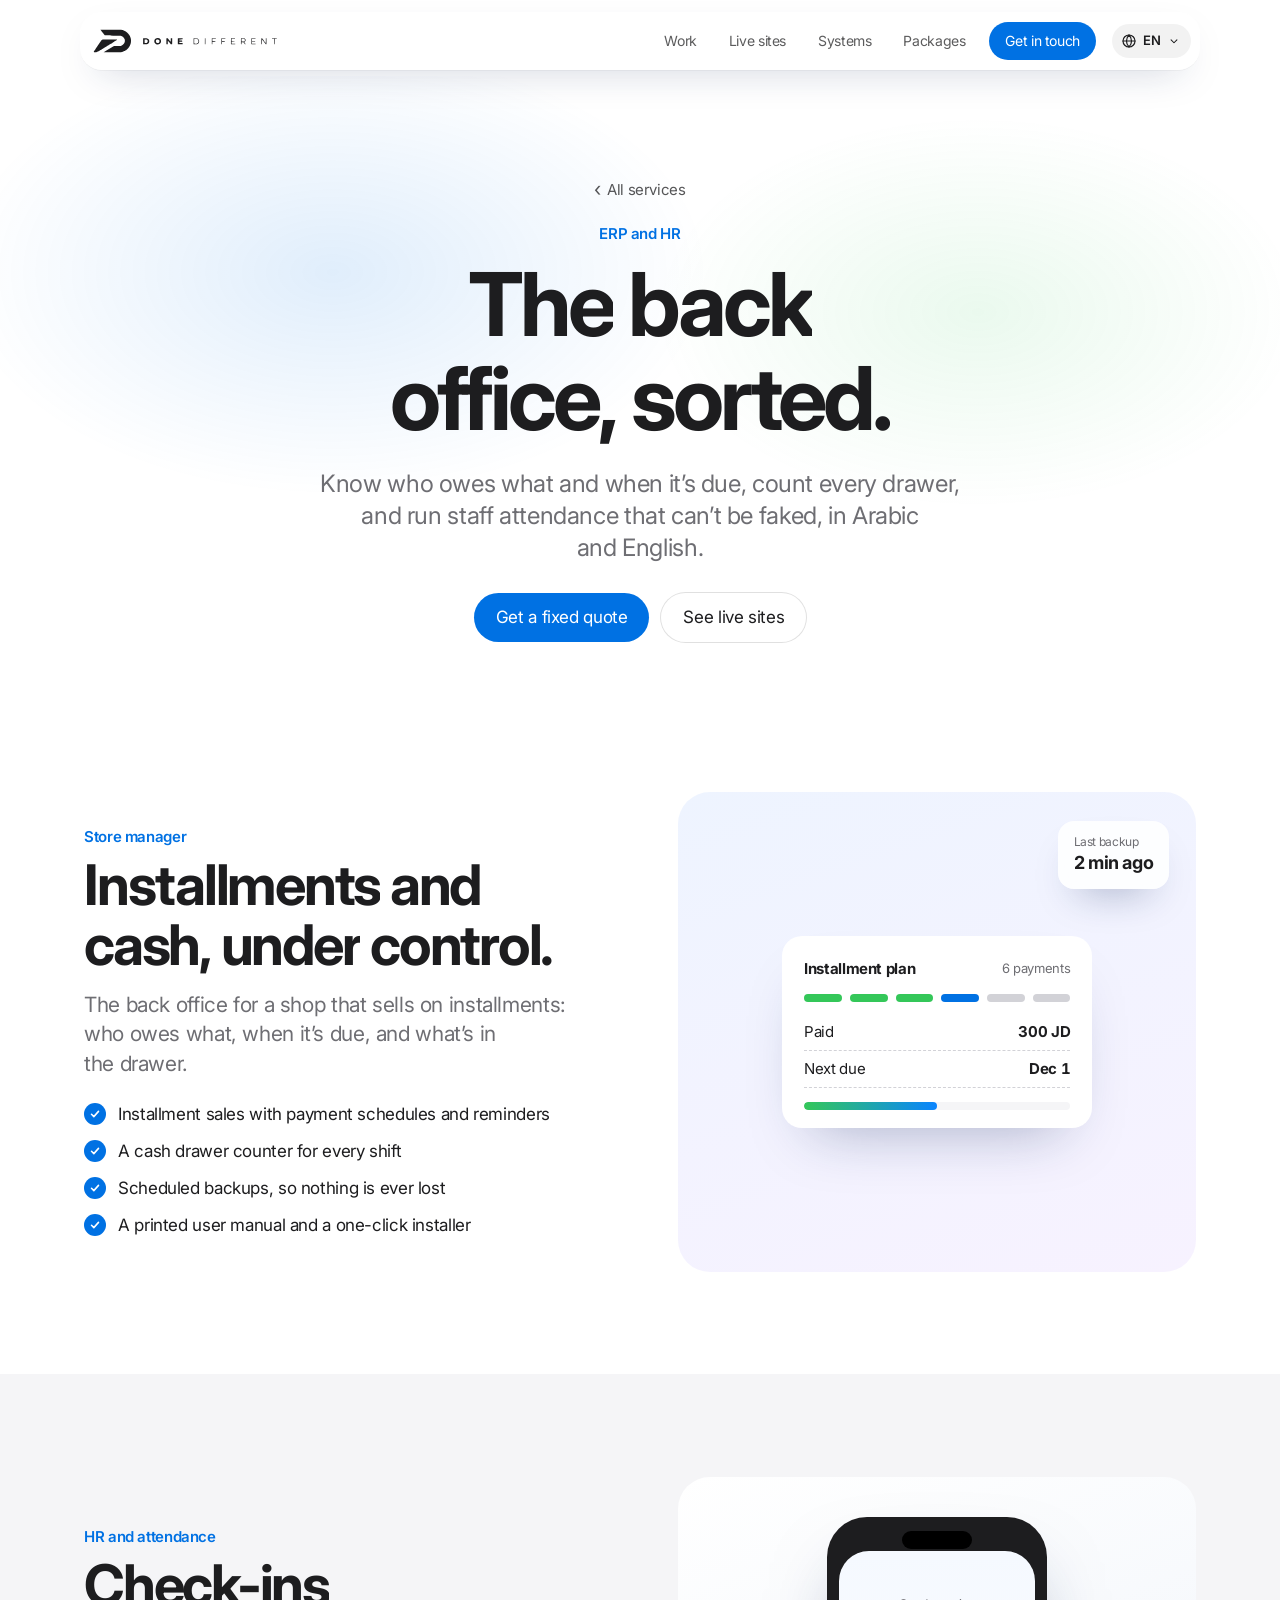
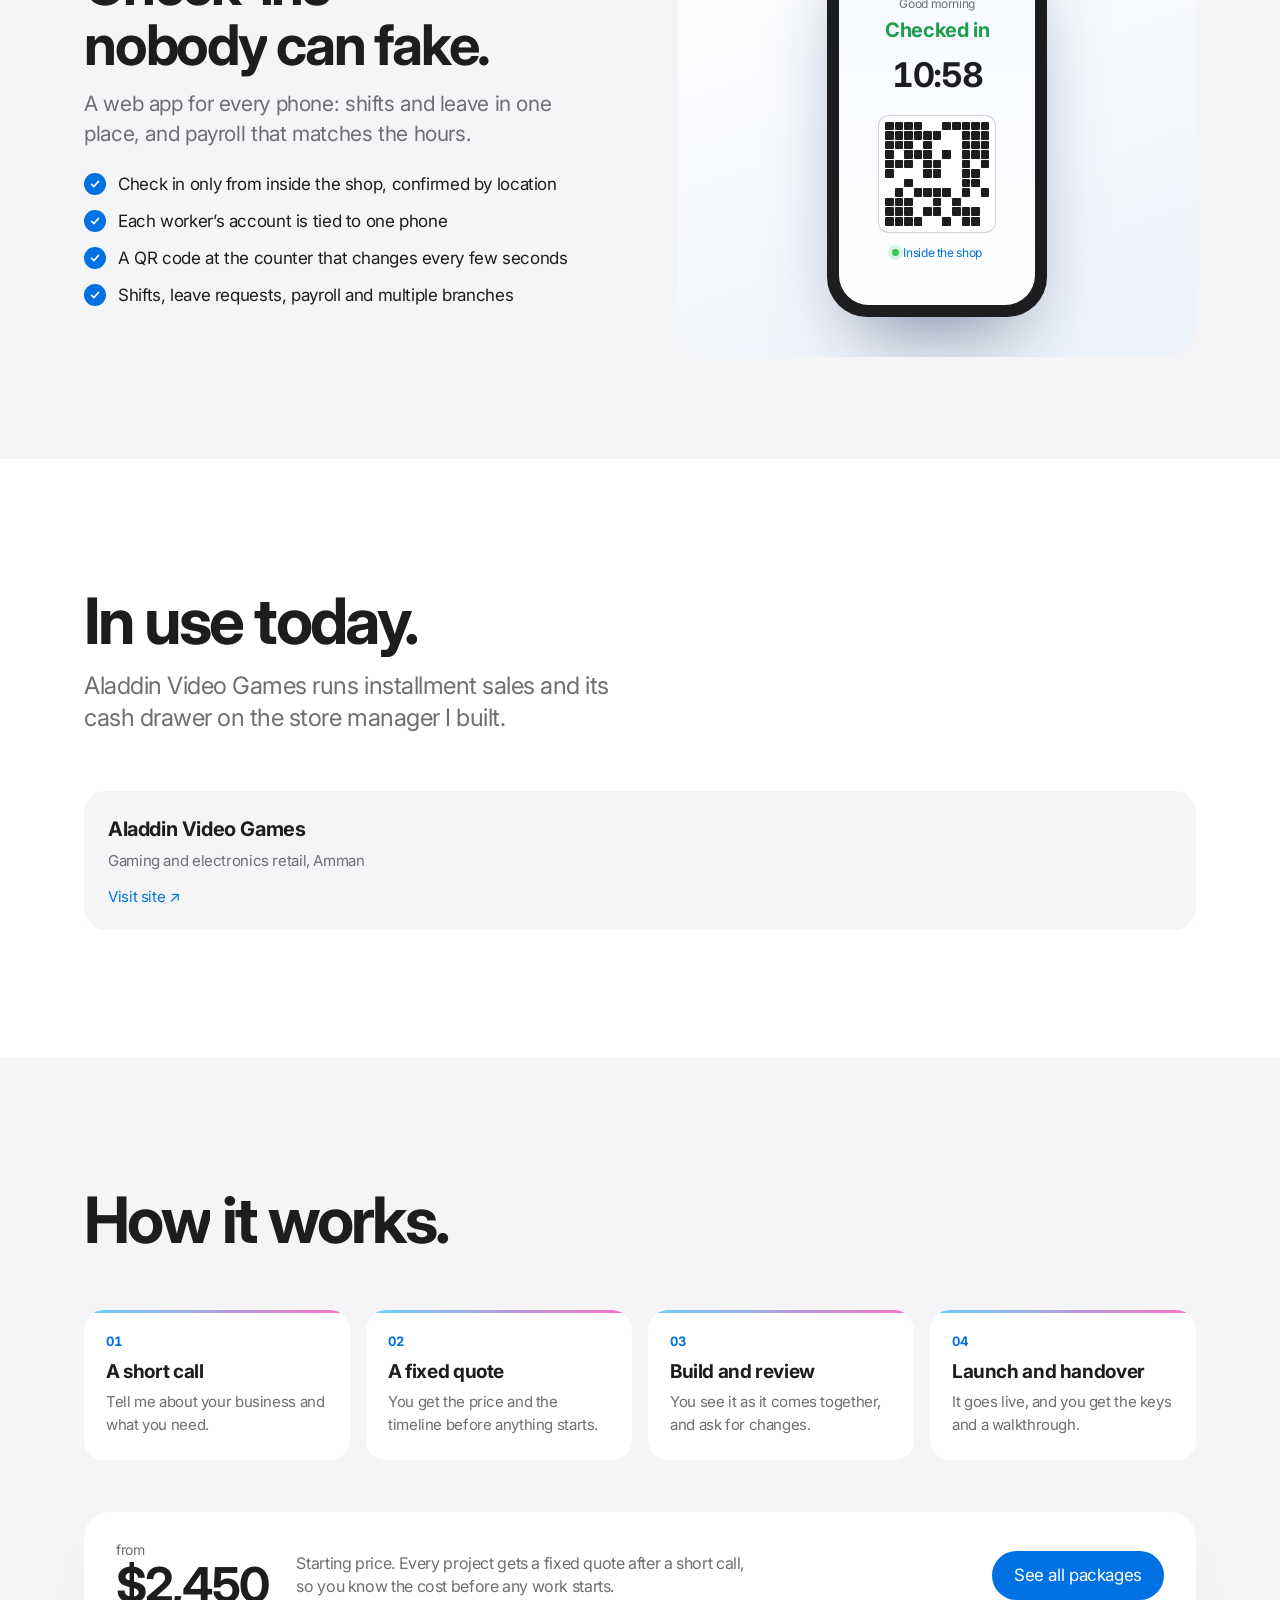
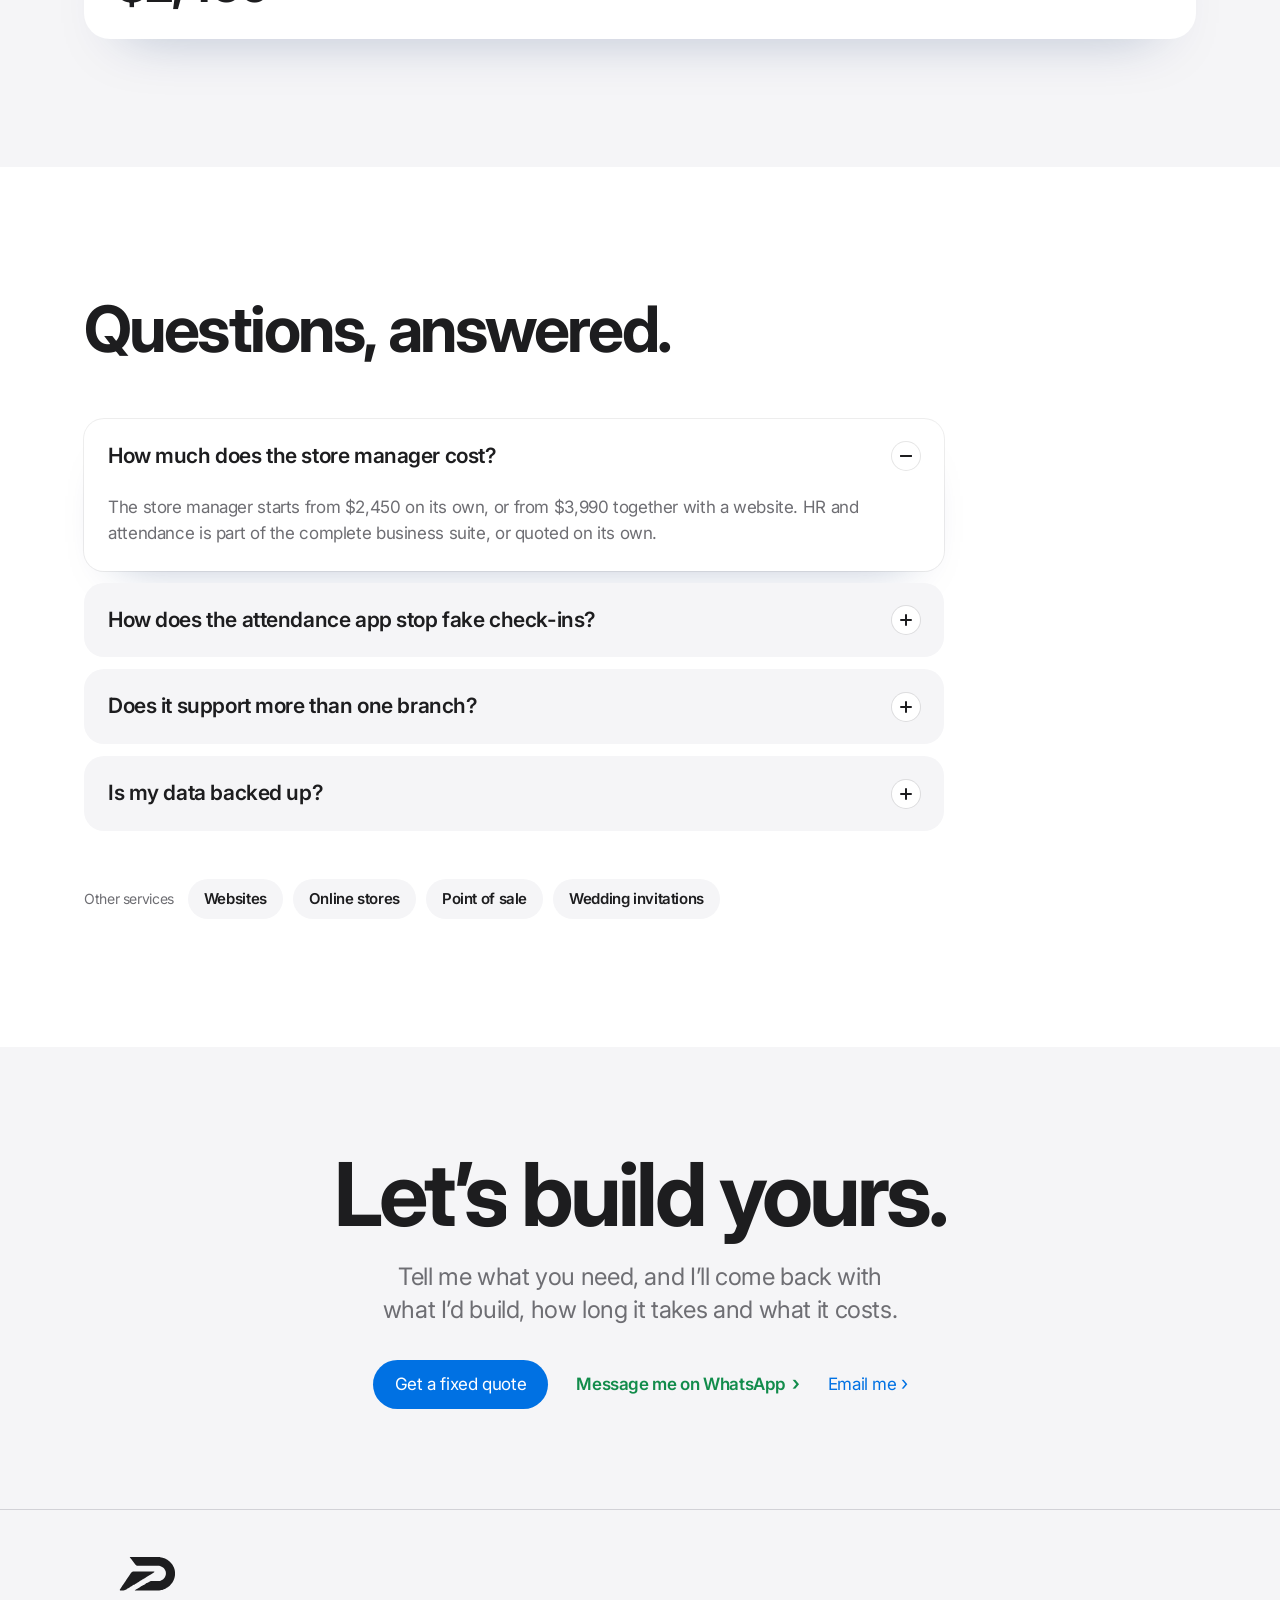
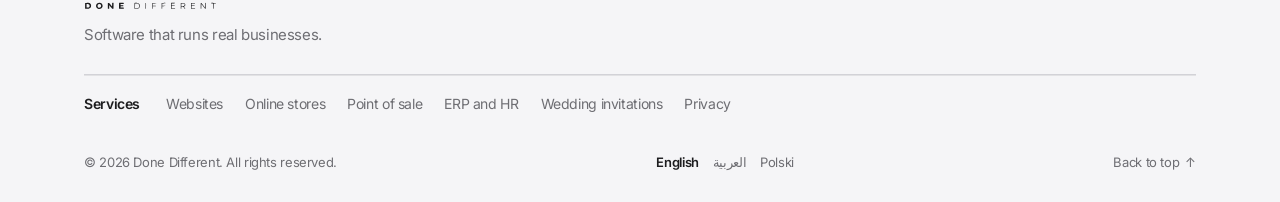
<file: erp-hr/index.html>
<!DOCTYPE html>
<html lang="en" dir="ltr">
<head>
<meta charset="utf-8">
<link rel="icon" href="/favicon.ico" sizes="48x48"><link rel="icon" type="image/png" sizes="96x96" href="/favicon-96.png"><link rel="icon" type="image/png" sizes="192x192" href="/favicon-192.png"><link rel="apple-touch-icon" href="/apple-touch-icon.png"><meta name="robots" content="index, follow, max-image-preview:large"><meta name="viewport" content="width=device-width, initial-scale=1">
<title>ERP, installment and HR attendance systems | Done Different Systems</title>
<meta property="og:locale" content="en_US"><meta property="og:locale:alternate" content="ar_AR"><meta property="og:locale:alternate" content="pl_PL"><script type="application/ld+json">[{"@context": "https://schema.org", "@type": "Service", "name": "ERP and HR", "serviceType": "ERP and HR", "description": "A store manager for installment sales, cash drawer counts and scheduled backups, plus an HR and attendance app with location check-ins, a rotating QR code, shifts, leave and payroll.", "url": "https://systems.donedifferent.net/erp-hr/", "areaServed": "Worldwide", "availableLanguage": ["Arabic", "English"], "provider": {"@type": "Organization", "name": "Done Different", "url": "https://systems.donedifferent.net/", "email": "info@donedifferent.net"}, "offers": {"@type": "Offer", "price": "2450", "priceCurrency": "USD", "url": "https://systems.donedifferent.net/erp-hr/", "availability": "https://schema.org/InStock", "priceSpecification": {"@type": "PriceSpecification", "minPrice": "2450", "priceCurrency": "USD"}}}, {"@context": "https://schema.org", "@type": "FAQPage", "mainEntity": [{"@type": "Question", "name": "How much does the store manager cost?", "acceptedAnswer": {"@type": "Answer", "text": "The store manager starts from $2,450 on its own, or from $3,990 together with a website. HR and attendance is part of the complete business suite, or quoted on its own."}}, {"@type": "Question", "name": "How does the attendance app stop fake check-ins?", "acceptedAnswer": {"@type": "Answer", "text": "Workers can only check in from inside the shop, confirmed by location, from the one phone tied to their account, by scanning a QR code that changes every few seconds."}}, {"@type": "Question", "name": "Does it support more than one branch?", "acceptedAnswer": {"@type": "Answer", "text": "Yes. Shifts, attendance and payroll work across multiple branches."}}, {"@type": "Question", "name": "Is my data backed up?", "acceptedAnswer": {"@type": "Answer", "text": "Yes. Backups run on a schedule, so nothing is lost."}}]}, {"@context": "https://schema.org", "@type": "BreadcrumbList", "itemListElement": [{"@type": "ListItem", "position": 1, "name": "Done Different Systems", "item": "https://systems.donedifferent.net/"}, {"@type": "ListItem", "position": 2, "name": "ERP and HR", "item": "https://systems.donedifferent.net/erp-hr/"}]}]</script><link rel="alternate" hreflang="en" href="https://systems.donedifferent.net/erp-hr/"><link rel="alternate" hreflang="ar" href="https://systems.donedifferent.net/ar/erp-hr/"><link rel="alternate" hreflang="x-default" href="https://systems.donedifferent.net/erp-hr/"><link rel="canonical" href="https://systems.donedifferent.net/erp-hr/">
<meta name="theme-color" content="#F5F5F7">
<meta property="og:type" content="website">
<meta property="og:site_name" content="Done Different Systems">
<meta property="og:url" content="https://systems.donedifferent.net/erp-hr/">
<meta property="og:title" content="ERP, installment and HR attendance systems | Done Different Systems">
<meta property="og:description" content="A store manager for installment sales, cash drawer counts and scheduled backups, plus an HR and attendance app with location check-ins, a rotating QR code, shifts, leave and payroll.">
<meta property="og:image" content="https://systems.donedifferent.net/og/erp-hr.png">
<meta property="og:image:width" content="1200">
<meta property="og:image:height" content="630">
<meta property="og:image:alt" content="ERP, installment and HR attendance systems">
<meta name="twitter:card" content="summary_large_image">
<meta name="twitter:title" content="ERP, installment and HR attendance systems | Done Different Systems">
<meta name="twitter:description" content="A store manager for installment sales, cash drawer counts and scheduled backups, plus an HR and attendance app with location check-ins, a rotating QR code, shifts, leave and payroll.">
<meta name="twitter:image" content="https://systems.donedifferent.net/og/erp-hr.png">


<meta name="description" content="A store manager for installment sales, cash drawer counts and scheduled backups, plus an HR and attendance app with location check-ins, a rotating QR code, shifts, leave and payroll.">
<link rel="preconnect" href="https://fonts.googleapis.com">
<link rel="preconnect" href="https://fonts.gstatic.com" crossorigin>
<link href="https://fonts.googleapis.com/css2?family=Inter:wght@400;500;600;700&family=Montserrat:wght@300;700&family=Tajawal:wght@500;700&display=swap" rel="stylesheet">
<link rel="stylesheet" href="/assets/s-5656031dff.css">
<script>window.DD_SPY=[]</script><script>window.DD_MAIL={"url": "https://script.google.com/macros/s/AKfycbyFYFGSmdoYCowIifRj9fHhZEJKQX8gg5jzKDLyOiDbAR0hf-uWY4Wv-mmm1ukl56oY/exec"}</script></head>
<body><svg width="0" height="0" style="position:absolute" aria-hidden="true"><defs><symbol id="dd-mark" viewBox="0 0 960 595"><path fill="currentColor" fill-rule="evenodd" d="M26.8 575.8C24.7 574.7 21.8 572.4 20.4 570.7C16.4 565.9 17.4 562.1 25.9 550.2C29.8 544.7 34.9 537.3 37.3 533.8C39.7 530.3 43.6 524.8 45.9 521.5C48.2 518.2 52.9 511.2 56.3 506.0C59.7 500.8 65.7 491.8 69.7 486.0C73.6 480.2 83.1 466.3 90.6 455.0C98.2 443.7 109.8 426.6 116.5 417.0C128.0 400.6 158.4 355.8 188.7 310.6C215.7 270.6 219.7 266.8 243.5 259.8L251.5 257.5L420.0 257.5C512.7 257.5 589.7 257.8 591.2 258.3C594.6 259.2 599.4 266.1 598.6 268.8C597.7 271.4 596.1 272.5 562.0 293.0C545.2 303.1 527.7 313.9 523.0 317.0C518.3 320.1 513.8 322.9 513.0 323.3C511.2 324.2 509.0 325.6 503.3 329.3C500.9 330.8 498.8 332.0 498.6 332.0C498.3 332.0 496.4 333.2 494.3 334.6C492.2 336.0 489.6 337.6 488.5 338.1C487.4 338.6 483.1 341.2 479.0 344.0C472.8 348.1 447.4 363.9 441.2 367.5C439.0 368.9 432.0 373.2 429.5 374.8C428.4 375.4 426.6 376.5 425.5 377.0C424.4 377.6 422.1 378.9 420.5 379.9C418.9 381.0 415.7 382.8 413.6 384.0C411.5 385.2 406.7 388.0 403.1 390.4C399.5 392.7 393.6 396.4 390.0 398.5C386.4 400.6 381.0 404.1 377.9 406.2C374.8 408.3 372.0 410.0 371.6 410.0C371.2 410.0 366.8 412.6 361.7 415.8C356.6 419.0 344.2 426.6 334.0 432.7C312.4 445.6 287.1 460.9 271.5 470.5C265.4 474.2 256.7 479.6 252.0 482.4C247.3 485.3 238.3 490.9 232.0 494.9C217.7 503.9 194.2 518.4 187.5 522.2C175.8 529.0 173.2 530.5 167.5 534.1C164.2 536.2 156.2 541.2 149.7 545.2C143.2 549.2 136.7 553.3 135.2 554.2C117.7 565.2 96.8 573.6 80.1 576.4C65.2 578.9 31.8 578.6 26.8 575.8ZM267.9 577.1C266.6 576.7 270.8 572.0 272.5 572.0C273.2 572.0 275.5 570.7 277.6 569.2C279.7 567.6 304.7 552.5 333.0 535.5C361.3 518.6 394.6 498.5 407.0 491.0C419.4 483.5 436.9 472.9 446.0 467.5C455.1 462.1 465.4 455.8 469.0 453.5C489.1 440.5 511.5 428.5 522.9 424.5C538.0 419.2 541.9 419.0 610.3 419.0C680.7 419.0 683.3 418.8 701.5 412.8C730.7 403.0 753.1 385.9 769.4 360.8C790.3 328.7 795.6 294.0 785.5 256.5C779.8 235.8 764.0 211.1 747.0 196.2C730.9 182.2 706.5 170.6 685.0 166.7C681.6 166.1 611.6 165.5 498.5 165.1C297.0 164.4 315.3 165.1 300.4 157.8C288.9 152.2 285.5 148.3 237.0 86.1C229.0 75.8 219.7 64.1 216.3 60.0C201.6 42.2 186.0 21.9 186.0 20.6C186.0 19.8 186.8 18.9 187.8 18.6C191.9 17.5 682.5 18.7 693.0 19.9C751.7 26.6 802.1 49.2 851.1 90.7C864.3 101.9 888.3 129.8 899.5 147.0C906.7 158.0 923.3 191.1 926.8 201.5C939.5 238.4 942.5 256.2 942.5 294.0C942.5 339.9 935.8 369.8 916.7 408.5C894.7 453.2 865.7 488.5 826.5 518.1C820.7 522.5 805.2 533.0 804.5 533.0C804.3 533.0 799.8 535.6 794.3 538.8C788.9 542.0 782.0 545.8 779.0 547.2C776.0 548.6 770.0 551.4 765.7 553.4C761.5 555.4 757.4 557.0 756.7 557.0C756.0 557.0 754.9 557.5 754.3 558.1C753.7 558.7 751.7 559.5 749.9 560.0C748.0 560.5 744.0 561.8 741.0 562.9C736.0 564.8 732.5 565.8 714.0 570.5C702.9 573.3 692.2 575.0 678.5 576.0C665.6 577.0 270.8 578.1 267.9 577.1Z"/></symbol><symbol id="dd-word" viewBox="0 0 2221 139"><path fill="currentColor" fill-rule="evenodd" d="M244.5 120.9C229.4 118.5 212.2 106.2 206.0 93.5C195.6 71.9 201.6 44.1 219.6 30.2C230.9 21.5 244.1 17.6 259.6 18.2C293.5 19.6 315.5 44.4 311.7 76.9C308.3 106.0 277.4 126.2 244.5 120.9ZM19.6 118.5C18.3 117.1 18.1 110.8 18.3 68.7L18.5 20.5L42.5 19.9C80.1 19.0 88.3 20.6 102.6 31.8C116.1 42.4 122.1 62.1 117.9 82.2C114.2 99.8 97.6 114.5 77.1 118.4C65.2 120.7 21.8 120.7 19.6 118.5ZM400.2 119.2C398.9 118.3 398.2 23.1 399.5 21.0C399.8 20.4 404.7 20.0 410.5 20.0L420.9 20.0L424.7 24.7C429.1 30.3 437.5 40.3 443.6 47.5C450.5 55.7 455.6 62.1 461.7 70.2C464.9 74.5 468.1 77.9 468.7 78.0C469.7 78.0 470.0 71.3 470.2 49.2L470.5 20.5L479.8 19.6C486.3 19.0 489.8 19.1 491.5 19.8L494.0 21.0L494.0 69.3C494.0 105.5 493.7 117.9 492.8 118.8C492.0 119.6 488.2 120.0 482.2 120.0C473.2 120.0 472.7 119.9 470.5 117.2C469.2 115.7 462.4 107.3 455.4 98.5C448.4 89.7 441.3 80.9 439.6 78.9C437.9 76.9 433.6 71.8 430.1 67.6C426.6 63.4 423.3 60.3 422.9 60.7C422.4 61.2 421.9 74.6 421.8 90.5L421.5 119.5L411.5 119.8C406.0 119.9 400.9 119.6 400.2 119.2ZM587.1 118.6C585.7 117.0 585.7 23.1 587.0 21.0C588.1 19.3 661.7 19.5 663.8 21.2C665.2 22.4 665.3 37.0 663.9 38.4C663.6 38.7 652.1 39.1 638.3 39.2C624.4 39.4 612.9 39.8 612.5 40.1C611.5 41.2 611.2 56.5 612.2 57.8C613.0 58.7 618.7 59.0 634.4 59.0C649.6 59.0 655.9 59.3 656.8 60.2C658.0 61.4 658.5 73.6 657.4 76.4C656.9 77.8 654.0 78.0 635.1 78.0C619.6 78.0 613.1 78.3 612.2 79.2C610.6 80.8 610.6 97.6 612.1 98.6C612.8 99.0 624.5 99.2 638.3 99.2C654.9 99.1 663.8 99.5 664.7 100.2C666.3 101.5 666.5 115.2 665.0 118.1C664.0 119.9 662.5 120.0 626.1 120.0C594.6 120.0 588.0 119.8 587.1 118.6ZM844.7 119.3C844.3 119.0 844.0 96.7 844.0 69.9C844.0 24.4 844.1 21.0 845.8 20.2C848.5 18.8 884.6 18.7 893.0 20.1C911.9 23.0 927.5 37.0 933.2 56.0C934.9 61.9 934.7 77.1 932.7 84.1C928.1 100.8 913.6 114.2 895.5 118.5C889.3 120.0 846.0 120.7 844.7 119.3ZM1028.5 118.8C1028.2 118.1 1028.1 95.7 1028.2 69.0L1028.5 20.5L1032.4 20.2C1034.8 20.0 1036.6 20.4 1037.1 21.2C1038.1 22.7 1038.3 116.0 1037.4 118.4C1036.6 120.4 1029.2 120.6 1028.5 118.8ZM1142.6 119.2C1142.0 118.2 1141.7 21.0 1142.3 20.4C1142.5 20.2 1156.7 20.0 1173.9 20.0C1206.2 19.9 1208.0 20.1 1208.0 24.0C1208.0 28.5 1206.0 28.8 1178.5 29.0C1164.2 29.0 1152.2 29.4 1151.7 29.9C1151.3 30.3 1151.1 38.7 1151.2 48.6L1151.5 66.5L1175.4 66.8C1201.4 67.1 1202.3 67.3 1201.8 72.4L1201.5 75.5L1177.6 75.8C1162.2 75.9 1153.2 76.4 1152.4 77.1C1151.4 77.9 1151.0 83.3 1150.8 98.9L1150.5 119.5L1146.8 119.8C1144.8 120.0 1142.9 119.7 1142.6 119.2ZM1299.1 118.6C1298.3 117.7 1298.1 103.8 1298.2 68.9L1298.5 20.5L1329.0 20.0C1345.8 19.7 1360.5 19.8 1361.8 20.2C1364.3 21.0 1365.0 26.2 1362.8 27.7C1362.1 28.1 1349.6 28.7 1335.0 29.0L1308.5 29.5L1308.5 48.0L1308.5 66.5L1332.8 66.8L1357.1 67.0L1358.2 69.6C1360.8 75.2 1359.8 75.4 1332.9 76.0L1308.5 76.5L1307.9 98.0C1307.6 109.8 1307.3 119.6 1307.2 119.8C1306.5 120.6 1300.0 119.8 1299.1 118.6ZM1455.7 119.3C1454.7 118.4 1454.8 21.2 1455.8 20.7C1456.4 20.2 1515.8 19.5 1520.2 19.9C1522.4 20.0 1523.5 24.2 1522.0 26.9C1520.9 29.0 1520.4 29.1 1493.8 29.0C1478.9 28.9 1466.3 29.3 1465.8 29.8C1465.3 30.3 1465.1 38.0 1465.2 47.1L1465.5 63.5L1490.4 64.0L1515.3 64.5L1516.3 67.3C1518.1 72.8 1517.2 73.0 1491.0 73.0C1472.0 73.0 1467.0 73.3 1466.1 74.4C1465.3 75.3 1465.0 81.2 1465.2 93.1L1465.5 110.5L1493.9 110.8C1512.8 110.9 1522.8 111.4 1523.7 112.1C1525.3 113.5 1525.4 117.2 1523.8 118.8C1522.5 120.1 1456.9 120.6 1455.7 119.3ZM1618.5 118.8C1618.2 118.1 1618.1 95.7 1618.2 69.0L1618.5 20.5L1645.0 20.5C1674.8 20.5 1675.1 20.6 1684.1 28.7C1691.5 35.4 1694.0 41.1 1694.0 51.6C1694.0 59.8 1693.7 61.3 1690.9 66.9C1687.7 73.4 1680.1 80.2 1674.6 81.6C1673.2 81.9 1672.0 82.7 1672.0 83.2C1672.0 84.7 1680.5 97.8 1687.8 107.5C1695.5 117.9 1695.8 120.0 1689.6 120.0C1684.7 120.0 1683.9 119.3 1675.5 106.5C1669.6 97.7 1661.2 86.2 1659.9 85.4C1659.1 84.9 1636.4 84.6 1628.8 85.0C1628.4 85.0 1627.9 92.8 1627.8 102.2L1627.5 119.5L1623.2 119.8C1620.4 120.0 1618.8 119.7 1618.5 118.8ZM1790.1 118.6C1789.3 117.7 1789.1 103.8 1789.2 68.9L1789.5 20.5L1822.7 20.2C1854.4 20.0 1855.9 20.1 1856.5 21.9C1856.8 22.9 1856.6 24.9 1856.0 26.4L1855.0 29.1L1828.0 29.0C1813.2 28.9 1800.6 29.2 1800.0 29.5C1798.6 30.3 1798.7 62.7 1800.0 63.5C1800.6 63.9 1812.0 64.2 1825.3 64.3L1849.5 64.5L1849.5 68.5L1849.5 72.5L1825.0 72.8C1807.0 73.0 1800.4 73.4 1799.8 74.3C1798.9 75.7 1798.7 107.1 1799.6 109.4C1800.1 110.8 1803.6 111.0 1827.9 111.0C1857.0 111.0 1858.0 111.1 1858.0 115.5C1858.0 119.9 1857.2 120.0 1823.4 120.0C1797.5 120.0 1791.0 119.7 1790.1 118.6ZM1953.0 118.1C1951.5 115.1 1951.6 22.8 1953.2 21.2C1954.8 19.6 1960.2 19.7 1962.2 21.2C1963.0 21.9 1969.3 29.7 1976.1 38.5C1982.8 47.3 1991.6 58.5 1995.5 63.5C1999.4 68.5 2003.7 74.1 2005.0 76.0C2006.3 77.9 2009.4 81.9 2011.7 84.8C2014.0 87.6 2017.5 92.5 2019.5 95.5C2021.4 98.5 2023.4 101.0 2024.0 101.0C2024.7 101.0 2025.0 87.3 2025.0 61.0L2025.0 21.0L2027.6 20.0C2029.4 19.3 2031.0 19.3 2032.8 20.3L2035.5 21.5L2035.6 69.3C2035.8 121.7 2035.9 120.0 2029.8 120.0C2027.8 120.0 2026.1 119.1 2024.5 117.2C2020.7 112.8 2006.0 93.9 1990.5 73.5C1969.5 45.8 1964.5 39.5 1963.5 39.5C1962.9 39.5 1962.4 55.6 1962.2 78.5C1962.0 100.0 1961.7 118.1 1961.5 118.8C1960.8 120.8 1954.2 120.3 1953.0 118.1ZM2160.2 118.8C2159.3 117.9 2159.0 106.5 2159.0 73.9C2159.0 40.0 2158.7 29.9 2157.8 29.3C2157.1 28.9 2150.1 28.7 2142.2 28.9C2132.0 29.1 2127.5 28.8 2126.5 28.0C2124.7 26.5 2124.5 21.6 2126.2 20.4C2126.9 19.9 2144.6 19.7 2165.5 20.0L2203.5 20.5L2203.8 24.2C2204.2 28.9 2204.1 28.9 2184.5 29.3L2169.5 29.5L2169.2 73.4C2169.1 103.8 2168.6 117.7 2167.9 118.7C2166.5 120.3 2161.8 120.4 2160.2 118.8ZM893.4 108.5C909.4 104.7 919.6 94.5 922.9 79.2C927.1 59.5 918.7 40.8 902.2 32.9L895.5 29.6L875.6 29.2C861.5 28.9 855.6 29.1 855.1 29.9C854.2 31.3 853.7 105.5 854.5 108.1C855.1 109.9 856.3 110.0 871.3 110.0C881.6 109.9 889.6 109.4 893.4 108.5ZM269.6 97.1C286.8 89.6 291.8 64.3 279.0 48.8C271.4 39.6 254.5 36.5 243.0 42.2C226.0 50.6 221.6 76.6 234.8 91.2C242.5 99.8 257.5 102.3 269.6 97.1ZM75.3 97.3C90.3 91.9 96.9 76.3 92.0 57.9C90.1 50.8 84.2 45.0 75.8 41.9C70.4 39.9 46.5 38.4 44.2 39.8C43.2 40.5 42.9 46.7 43.0 69.0C43.0 84.5 43.3 97.7 43.6 98.1C44.6 99.8 70.1 99.1 75.3 97.3ZM1670.1 73.1C1687.5 65.4 1689.0 40.4 1672.7 31.8C1668.9 29.8 1666.5 29.5 1649.0 29.0C1638.3 28.7 1629.2 28.6 1628.8 28.8C1628.3 29.0 1628.0 39.4 1628.0 52.1L1628.0 75.0L1646.9 75.0C1663.4 75.0 1666.3 74.8 1670.1 73.1Z"/></symbol><symbol id="dd-full" viewBox="0 0 2221 903"><path fill="currentColor" fill-rule="evenodd" d="M244.5 884.9C229.4 882.5 212.2 870.2 206.0 857.5C195.6 835.9 201.6 808.1 219.6 794.2C230.9 785.5 244.1 781.6 259.6 782.2C293.5 783.6 315.5 808.4 311.7 840.9C308.3 870.0 277.4 890.2 244.5 884.9ZM19.6 882.5C18.3 881.1 18.1 874.8 18.3 832.7L18.5 784.5L42.5 783.9C80.1 783.0 88.3 784.6 102.6 795.8C116.1 806.4 122.1 826.1 117.9 846.2C114.2 863.8 97.6 878.5 77.1 882.4C65.2 884.7 21.8 884.7 19.6 882.5ZM400.2 883.2C398.9 882.3 398.2 787.1 399.5 785.0C399.8 784.4 404.7 784.0 410.5 784.0L420.9 784.0L424.7 788.7C429.1 794.3 437.5 804.3 443.6 811.5C450.5 819.7 455.6 826.1 461.7 834.2C464.9 838.5 468.1 841.9 468.7 842.0C469.7 842.0 470.0 835.3 470.2 813.2L470.5 784.5L479.8 783.6C486.3 783.0 489.8 783.1 491.5 783.8L494.0 785.0L494.0 833.3C494.0 869.5 493.7 881.9 492.8 882.8C492.0 883.6 488.2 884.0 482.2 884.0C473.2 884.0 472.7 883.9 470.5 881.2C469.2 879.7 462.4 871.3 455.4 862.5C448.4 853.7 441.3 844.9 439.6 842.9C437.9 840.9 433.6 835.8 430.1 831.6C426.6 827.4 423.3 824.3 422.9 824.7C422.4 825.2 421.9 838.6 421.8 854.5L421.5 883.5L411.5 883.8C406.0 883.9 400.9 883.6 400.2 883.2ZM587.1 882.6C585.7 881.0 585.7 787.1 587.0 785.0C588.1 783.3 661.7 783.5 663.8 785.2C665.2 786.4 665.3 801.0 663.9 802.4C663.6 802.7 652.1 803.1 638.3 803.2C624.4 803.4 612.9 803.8 612.5 804.1C611.5 805.2 611.2 820.5 612.2 821.8C613.0 822.7 618.7 823.0 634.4 823.0C649.6 823.0 655.9 823.3 656.8 824.2C658.0 825.4 658.5 837.6 657.4 840.4C656.9 841.8 654.0 842.0 635.1 842.0C619.6 842.0 613.1 842.3 612.2 843.2C610.6 844.8 610.6 861.6 612.1 862.6C612.8 863.0 624.5 863.2 638.3 863.2C654.9 863.1 663.8 863.5 664.7 864.2C666.3 865.5 666.5 879.2 665.0 882.1C664.0 883.9 662.5 884.0 626.1 884.0C594.6 884.0 588.0 883.8 587.1 882.6ZM844.7 883.3C844.3 883.0 844.0 860.7 844.0 833.9C844.0 788.4 844.1 785.0 845.8 784.2C848.5 782.8 884.6 782.7 893.0 784.1C911.9 787.0 927.5 801.0 933.2 820.0C934.9 825.9 934.7 841.1 932.7 848.1C928.1 864.8 913.6 878.2 895.5 882.5C889.3 884.0 846.0 884.7 844.7 883.3ZM1028.5 882.8C1028.2 882.1 1028.1 859.7 1028.2 833.0L1028.5 784.5L1032.4 784.2C1034.8 784.0 1036.6 784.4 1037.1 785.2C1038.1 786.7 1038.3 880.0 1037.4 882.4C1036.6 884.4 1029.2 884.6 1028.5 882.8ZM1142.6 883.2C1142.0 882.2 1141.7 785.0 1142.3 784.4C1142.5 784.2 1156.7 784.0 1173.9 784.0C1206.2 783.9 1208.0 784.1 1208.0 788.0C1208.0 792.5 1206.0 792.8 1178.5 793.0C1164.2 793.0 1152.2 793.4 1151.7 793.9C1151.3 794.3 1151.1 802.7 1151.2 812.6L1151.5 830.5L1175.4 830.8C1201.4 831.1 1202.3 831.3 1201.8 836.4L1201.5 839.5L1177.6 839.8C1162.2 839.9 1153.2 840.4 1152.4 841.1C1151.4 841.9 1151.0 847.3 1150.8 862.9L1150.5 883.5L1146.8 883.8C1144.8 884.0 1142.9 883.7 1142.6 883.2ZM1299.1 882.6C1298.3 881.7 1298.1 867.8 1298.2 832.9L1298.5 784.5L1329.0 784.0C1345.8 783.7 1360.5 783.8 1361.8 784.2C1364.3 785.0 1365.0 790.2 1362.8 791.7C1362.1 792.1 1349.6 792.7 1335.0 793.0L1308.5 793.5L1308.5 812.0L1308.5 830.5L1332.8 830.8L1357.1 831.0L1358.2 833.6C1360.8 839.2 1359.8 839.4 1332.9 840.0L1308.5 840.5L1307.9 862.0C1307.6 873.8 1307.3 883.6 1307.2 883.8C1306.5 884.6 1300.0 883.8 1299.1 882.6ZM1455.7 883.3C1454.7 882.4 1454.8 785.2 1455.8 784.7C1456.4 784.2 1515.8 783.5 1520.2 783.9C1522.4 784.0 1523.5 788.2 1522.0 790.9C1520.9 793.0 1520.4 793.1 1493.8 793.0C1478.9 792.9 1466.3 793.3 1465.8 793.8C1465.3 794.3 1465.1 802.0 1465.2 811.1L1465.5 827.5L1490.4 828.0L1515.3 828.5L1516.3 831.3C1518.1 836.8 1517.2 837.0 1491.0 837.0C1472.0 837.0 1467.0 837.3 1466.1 838.4C1465.3 839.3 1465.0 845.2 1465.2 857.1L1465.5 874.5L1493.9 874.8C1512.8 874.9 1522.8 875.4 1523.7 876.1C1525.3 877.5 1525.4 881.2 1523.8 882.8C1522.5 884.1 1456.9 884.6 1455.7 883.3ZM1618.5 882.8C1618.2 882.1 1618.1 859.7 1618.2 833.0L1618.5 784.5L1645.0 784.5C1674.8 784.5 1675.1 784.6 1684.1 792.7C1691.5 799.4 1694.0 805.1 1694.0 815.6C1694.0 823.8 1693.7 825.3 1690.9 830.9C1687.7 837.4 1680.1 844.2 1674.6 845.6C1673.2 845.9 1672.0 846.7 1672.0 847.2C1672.0 848.7 1680.5 861.8 1687.8 871.5C1695.5 881.9 1695.8 884.0 1689.6 884.0C1684.7 884.0 1683.9 883.3 1675.5 870.5C1669.6 861.7 1661.2 850.2 1659.9 849.4C1659.1 848.9 1636.4 848.6 1628.8 849.0C1628.4 849.0 1627.9 856.8 1627.8 866.2L1627.5 883.5L1623.2 883.8C1620.4 884.0 1618.8 883.7 1618.5 882.8ZM1790.1 882.6C1789.3 881.7 1789.1 867.8 1789.2 832.9L1789.5 784.5L1822.7 784.2C1854.4 784.0 1855.9 784.1 1856.5 785.9C1856.8 786.9 1856.6 788.9 1856.0 790.4L1855.0 793.1L1828.0 793.0C1813.2 792.9 1800.6 793.2 1800.0 793.5C1798.6 794.3 1798.7 826.7 1800.0 827.5C1800.6 827.9 1812.0 828.2 1825.3 828.3L1849.5 828.5L1849.5 832.5L1849.5 836.5L1825.0 836.8C1807.0 837.0 1800.4 837.4 1799.8 838.3C1798.9 839.7 1798.7 871.1 1799.6 873.4C1800.1 874.8 1803.6 875.0 1827.9 875.0C1857.0 875.0 1858.0 875.1 1858.0 879.5C1858.0 883.9 1857.2 884.0 1823.4 884.0C1797.5 884.0 1791.0 883.7 1790.1 882.6ZM1953.0 882.1C1951.5 879.1 1951.6 786.8 1953.2 785.2C1954.8 783.6 1960.2 783.7 1962.2 785.2C1963.0 785.9 1969.3 793.7 1976.1 802.5C1982.8 811.3 1991.6 822.5 1995.5 827.5C1999.4 832.5 2003.7 838.1 2005.0 840.0C2006.3 841.9 2009.4 845.9 2011.7 848.8C2014.0 851.6 2017.5 856.5 2019.5 859.5C2021.4 862.5 2023.4 865.0 2024.0 865.0C2024.7 865.0 2025.0 851.3 2025.0 825.0L2025.0 785.0L2027.6 784.0C2029.4 783.3 2031.0 783.3 2032.8 784.3L2035.5 785.5L2035.6 833.3C2035.8 885.7 2035.9 884.0 2029.8 884.0C2027.8 884.0 2026.1 883.1 2024.5 881.2C2020.7 876.8 2006.0 857.9 1990.5 837.5C1969.5 809.8 1964.5 803.5 1963.5 803.5C1962.9 803.5 1962.4 819.6 1962.2 842.5C1962.0 864.0 1961.7 882.1 1961.5 882.8C1960.8 884.8 1954.2 884.3 1953.0 882.1ZM2160.2 882.8C2159.3 881.9 2159.0 870.5 2159.0 837.9C2159.0 804.0 2158.7 793.9 2157.8 793.3C2157.1 792.9 2150.1 792.7 2142.2 792.9C2132.0 793.1 2127.5 792.8 2126.5 792.0C2124.7 790.5 2124.5 785.6 2126.2 784.4C2126.9 783.9 2144.6 783.7 2165.5 784.0L2203.5 784.5L2203.8 788.2C2204.2 792.9 2204.1 792.9 2184.5 793.3L2169.5 793.5L2169.2 837.4C2169.1 867.8 2168.6 881.7 2167.9 882.7C2166.5 884.3 2161.8 884.4 2160.2 882.8ZM893.4 872.5C909.4 868.7 919.6 858.5 922.9 843.2C927.1 823.5 918.7 804.8 902.2 796.9L895.5 793.6L875.6 793.2C861.5 792.9 855.6 793.1 855.1 793.9C854.2 795.3 853.7 869.5 854.5 872.1C855.1 873.9 856.3 874.0 871.3 874.0C881.6 873.9 889.6 873.4 893.4 872.5ZM269.6 861.1C286.8 853.6 291.8 828.3 279.0 812.8C271.4 803.6 254.5 800.5 243.0 806.2C226.0 814.6 221.6 840.6 234.8 855.2C242.5 863.8 257.5 866.3 269.6 861.1ZM75.3 861.3C90.3 855.9 96.9 840.3 92.0 821.9C90.1 814.8 84.2 809.0 75.8 805.9C70.4 803.9 46.5 802.4 44.2 803.8C43.2 804.5 42.9 810.7 43.0 833.0C43.0 848.5 43.3 861.7 43.6 862.1C44.6 863.8 70.1 863.1 75.3 861.3ZM1670.1 837.1C1687.5 829.4 1689.0 804.4 1672.7 795.8C1668.9 793.8 1666.5 793.5 1649.0 793.0C1638.3 792.7 1629.2 792.6 1628.8 792.8C1628.3 793.0 1628.0 803.4 1628.0 816.1L1628.0 839.0L1646.9 839.0C1663.4 839.0 1666.3 838.8 1670.1 837.1ZM606.8 575.8C604.7 574.7 601.8 572.4 600.4 570.7C596.4 565.9 597.4 562.1 605.9 550.2C609.8 544.7 614.9 537.3 617.3 533.8C619.7 530.3 623.6 524.8 625.9 521.5C628.2 518.2 632.9 511.2 636.3 506.0C639.7 500.8 645.7 491.8 649.7 486.0C653.6 480.2 663.1 466.3 670.6 455.0C678.2 443.7 689.8 426.6 696.5 417.0C708.0 400.6 738.4 355.8 768.7 310.6C795.7 270.6 799.7 266.8 823.5 259.8L831.5 257.5L1000.0 257.5C1092.7 257.5 1169.7 257.8 1171.2 258.3C1174.6 259.2 1179.4 266.1 1178.6 268.8C1177.7 271.4 1176.1 272.5 1142.0 293.0C1125.2 303.1 1107.7 313.9 1103.0 317.0C1098.3 320.1 1093.8 322.9 1093.0 323.3C1091.2 324.2 1089.0 325.6 1083.3 329.3C1080.9 330.8 1078.8 332.0 1078.6 332.0C1078.3 332.0 1076.4 333.2 1074.3 334.6C1072.2 336.0 1069.6 337.6 1068.5 338.1C1067.4 338.6 1063.1 341.2 1059.0 344.0C1052.8 348.1 1027.4 363.9 1021.2 367.5C1019.0 368.9 1012.0 373.2 1009.5 374.8C1008.4 375.4 1006.6 376.5 1005.5 377.0C1004.4 377.6 1002.1 378.9 1000.5 379.9C998.9 381.0 995.7 382.8 993.6 384.0C991.5 385.2 986.7 388.0 983.1 390.4C979.5 392.7 973.6 396.4 970.0 398.5C966.4 400.6 961.0 404.1 957.9 406.2C954.8 408.3 952.0 410.0 951.6 410.0C951.2 410.0 946.8 412.6 941.7 415.8C936.6 419.0 924.2 426.6 914.0 432.7C892.4 445.6 867.1 460.9 851.5 470.5C845.5 474.2 836.7 479.6 832.0 482.4C827.3 485.3 818.3 490.9 812.0 494.9C797.7 503.9 774.2 518.4 767.5 522.2C755.8 529.0 753.2 530.5 747.5 534.1C744.2 536.2 736.2 541.2 729.7 545.2C723.2 549.2 716.7 553.3 715.2 554.2C697.7 565.2 676.8 573.6 660.1 576.4C645.2 578.9 611.8 578.6 606.8 575.8ZM847.9 577.1C846.6 576.7 850.8 572.0 852.5 572.0C853.2 572.0 855.5 570.7 857.6 569.2C859.7 567.6 884.7 552.5 913.0 535.5C941.3 518.6 974.6 498.5 987.0 491.0C999.4 483.5 1016.9 472.9 1026.0 467.5C1035.1 462.1 1045.4 455.8 1049.0 453.5C1069.1 440.5 1091.5 428.5 1102.9 424.5C1118.0 419.2 1121.9 419.0 1190.3 419.0C1260.7 419.0 1263.3 418.8 1281.5 412.8C1310.7 403.0 1333.1 385.9 1349.4 360.8C1370.3 328.7 1375.6 294.0 1365.5 256.5C1359.8 235.8 1344.0 211.1 1327.0 196.2C1310.9 182.2 1286.5 170.6 1265.0 166.7C1261.6 166.1 1191.6 165.5 1078.5 165.1C877.0 164.4 895.3 165.1 880.4 157.8C868.9 152.2 865.5 148.3 817.0 86.1C809.0 75.8 799.7 64.1 796.3 60.0C781.6 42.2 766.0 21.9 766.0 20.6C766.0 19.8 766.8 18.9 767.8 18.6C771.9 17.5 1262.5 18.7 1273.0 19.9C1331.7 26.6 1382.1 49.2 1431.1 90.7C1444.3 101.9 1468.3 129.8 1479.5 147.0C1486.7 158.0 1503.3 191.1 1506.8 201.5C1519.5 238.4 1522.5 256.2 1522.5 294.0C1522.5 339.9 1515.8 369.8 1496.7 408.5C1474.7 453.2 1445.7 488.5 1406.5 518.1C1400.7 522.5 1385.2 533.0 1384.5 533.0C1384.3 533.0 1379.8 535.6 1374.3 538.8C1368.9 542.0 1362.0 545.8 1359.0 547.2C1356.0 548.6 1350.0 551.4 1345.7 553.4C1341.5 555.4 1337.4 557.0 1336.7 557.0C1336.0 557.0 1334.9 557.5 1334.3 558.1C1333.7 558.7 1331.7 559.5 1329.9 560.0C1328.0 560.5 1324.0 561.8 1321.0 562.9C1316.0 564.8 1312.5 565.8 1294.0 570.5C1282.9 573.3 1272.2 575.0 1258.5 576.0C1245.6 577.0 850.8 578.1 847.9 577.1Z"/></symbol></defs></svg>

<nav class="nav" id="nav" aria-label="Main">
  <div class="wrap">
    <a class="name dd" href="/" aria-label="Done Different, home"><svg class="dd-mark" viewBox="0 0 960 595" aria-hidden="true"><use href="#dd-mark"/></svg><svg class="dd-word" viewBox="0 0 2221 139" aria-hidden="true"><use href="#dd-word"/></svg></a>
    <ul id="menu"><li><a href="/#work">Work</a></li><li><a href="/#sites">Live sites</a></li><li><a href="/#systems">Systems</a></li><li><a href="/#start">Packages</a></li><li><a class="pill sm" href="/#start">Get in touch</a></li></ul>
    <div class="lang-dd"><button type="button" class="lang-btn" aria-haspopup="true" aria-expanded="false" aria-label="Language: English"><svg viewBox="0 0 24 24" aria-hidden="true"><circle cx="12" cy="12" r="9"/><path d="M3 12h18M12 3c2.6 2.6 3.8 5.6 3.8 9s-1.2 6.4-3.8 9c-2.6-2.6-3.8-5.6-3.8-9S9.4 5.6 12 3z"/></svg><span>EN</span><svg class="chev" viewBox="0 0 24 24" aria-hidden="true"><path d="m7 10 5 5 5-5"/></svg></button><div class="lang-menu" role="menu"><a role="menuitem" href="/erp-hr/" hreflang="en" lang="en" data-lang-link aria-current="true"><span>English</span><small>EN</small></a><a role="menuitem" href="/ar/erp-hr/" hreflang="ar" lang="ar" data-lang-link><span>العربية</span><small>AR</small></a><a role="menuitem" href="/pl/" hreflang="pl" lang="pl" data-lang-link><span>Polski</span><small>PL</small></a></div></div>
    <button class="menu-btn" id="menu-btn" aria-label="Open menu" aria-expanded="false" aria-controls="menu"><span></span><span></span><span></span></button>
  </div>
</nav>

<main id="top">
<div class="page" data-page="home"><section class="sys-hero svc-hero"><div class="wrap"><a class="back" href="/#services">All services</a><span class="svc-kind">ERP and HR</span><h1 class="split">The back office, sorted.</h1><p class="lead">Know who owes what and when it’s due, count every drawer, and run staff attendance that can’t be faked, in Arabic and English.</p><div class="svc-ctas"><a class="pill" href="/#start">Get a fixed quote</a><a class="pill ghost" href="/#sites">See live sites</a></div></div></section><section class="sys"><div class="wrap sys-grid"><div class="sys-copy"><div class="sys-kind">Store manager</div><h2 class="split">Installments and cash, under control.</h2><p>The back office for a shop that sells on installments: who owes what, when it’s due, and what’s in the drawer.</p><ul class="ticks"><li>Installment sales with payment schedules and reminders</li><li>A cash drawer counter for every shift</li><li>Scheduled backups, so nothing is ever lost</li><li>A printed user manual and a one-click installer</li></ul></div><div class="sys-art" aria-hidden="true">
        <div class="plan">
          <div class="p-head"><b>Installment plan</b><span>6 payments</span></div>
          <div class="p-dots"><i class="ok"></i><i class="ok"></i><i class="ok"></i><i class="now"></i><i></i><i></i></div>
          <div class="p-row"><span>Paid</span><b>300 JD</b></div>
          <div class="p-row"><span>Next due</span><b>Dec 1</b></div>
          <div class="p-bar"><span style="width:50%"></span></div>
        </div>
        <div class="float-card c3"><small>Last backup</small><b>2 min ago</b></div>
      </div></div></section><section class="sys alt"><div class="wrap sys-grid"><div class="sys-copy"><div class="sys-kind">HR and attendance</div><h2 class="split">Check-ins nobody can fake.</h2><p>A web app for every phone: shifts and leave in one place, and payroll that matches the hours.</p><ul class="ticks"><li>Check in only from inside the shop, confirmed by location</li><li>Each worker’s account is tied to one phone</li><li>A QR code at the counter that changes every few seconds</li><li>Shifts, leave requests, payroll and multiple branches</li></ul></div><div class="sys-art" aria-hidden="true">
        <div class="phone">
          <div class="ph-top"><span></span></div>
          <div class="ph-body">
            <small>Good morning</small>
            <b>Checked in</b>
            <span class="ph-time">10:58</span>
            <div class="qr"></div>
            <span class="ph-loc">Inside the shop</span>
          </div>
        </div>
      </div></div></section><section class="svc-who"><div class="wrap"><div class="head"><h2 class="split">In use today.</h2><p>Aladdin Video Games runs installment sales and its cash drawer on the store manager I built.</p></div><div class="svc-clients"><a class="svc-client" href="https://aladdinvideogames.com" target="_blank" rel="noopener"><b>Aladdin Video Games</b><span>Gaming and electronics retail, Amman</span><em>Visit site ↗</em></a></div></div></section><section class="svc-how"><div class="wrap"><div class="head"><h2 class="split">How it works.</h2></div><ol class="pipe"><li><span class="n">01</span><b>A short call</b><span>Tell me about your business and what you need.</span></li><li><span class="n">02</span><b>A fixed quote</b><span>You get the price and the timeline before anything starts.</span></li><li><span class="n">03</span><b>Build and review</b><span>You see it as it comes together, and ask for changes.</span></li><li><span class="n">04</span><b>Launch and handover</b><span>It goes live, and you get the keys and a walkthrough.</span></li></ol><div class="svc-price"><div><span>from</span><b>$2,450</b></div><p>Starting price. Every project gets a fixed quote after a short call, so you know the cost before any work starts.</p><a class="pill" href="/#start">See all packages</a></div></div></section><section class="svc-faq"><div class="wrap"><div class="head"><h2 class="split">Questions, answered.</h2></div><div class="faq"><details class="qa" open><summary>How much does the store manager cost?<span class="pm" aria-hidden="true"></span></summary><div class="qa-a"><p>The store manager starts from $2,450 on its own, or from $3,990 together with a website. HR and attendance is part of the complete business suite, or quoted on its own.</p></div></details><details class="qa"><summary>How does the attendance app stop fake check-ins?<span class="pm" aria-hidden="true"></span></summary><div class="qa-a"><p>Workers can only check in from inside the shop, confirmed by location, from the one phone tied to their account, by scanning a QR code that changes every few seconds.</p></div></details><details class="qa"><summary>Does it support more than one branch?<span class="pm" aria-hidden="true"></span></summary><div class="qa-a"><p>Yes. Shifts, attendance and payroll work across multiple branches.</p></div></details><details class="qa"><summary>Is my data backed up?<span class="pm" aria-hidden="true"></span></summary><div class="qa-a"><p>Yes. Backups run on a schedule, so nothing is lost.</p></div></details></div><nav class="svc-rel" aria-label="Other services"><span>Other services</span><a href="/websites/">Websites</a><a href="/online-stores/">Online stores</a><a href="/point-of-sale/">Point of sale</a><a href="/wedding-invitation/">Wedding invitations</a></nav></div></section><section class="contact mini"><div class="wrap narrow"><h2>Let’s build yours.</h2><p>Tell me what you need, and I’ll come back with what I’d build, how long it takes and what it costs.</p><div class="ctas"><a class="pill" href="/#start">Get a fixed quote</a><a class="more wa-link" href="https://wa.me/48507304248?text=Hi%20Done%20Different%21%20I%27d%20like%20to%20ask%20about%20an%20ERP%20or%20HR%20system%20for%20my%20business." target="_blank" rel="noopener">Message me on WhatsApp</a><a class="more" href="mailto:info@donedifferent.net">Email me</a></div></div></section></div>
</main>

<footer class="foot">
  <div class="wrap">
    <div class="foot-top">
      <div class="foot-id"><a class="dd-foot" href="/" aria-label="Done Different, home"><svg class="dd-full" viewBox="0 0 2221 903" aria-hidden="true"><use href="#dd-full"/></svg></a><span>Software that runs real businesses.</span></div>
      
    </div>
    <nav class="foot-pages" aria-label="Services"><b>Services</b><a href="/websites/">Websites</a><a href="/online-stores/">Online stores</a><a href="/point-of-sale/">Point of sale</a><a href="/erp-hr/" aria-current="page">ERP and HR</a><a href="/wedding-invitation/">Wedding invitations</a><a href="/privacy/">Privacy</a></nav>
    <div class="foot-bot">
      <span>© 2026 Done Different. All rights reserved.</span>
      <div class="foot-lang" role="navigation" aria-label="Language"><a href="/erp-hr/" hreflang="en" lang="en" data-lang-link aria-current="true">English</a><a href="/ar/erp-hr/" hreflang="ar" lang="ar" data-lang-link>العربية</a><a href="/pl/" hreflang="pl" lang="pl" data-lang-link>Polski</a></div>
      <a class="to-top" href="/">Back to top</a>
    </div>
  </div>
</footer>

<script src="/assets/s-8a86e5af31.js"></script>
<!-- Cloudflare Web Analytics --><script type="module" src="https://static.cloudflareinsights.com/beacon.min.js" data-cf-beacon='{"token": "5538f6e7fb994c44ae55fcb48be7becf"}'></script>
</body>
</html>
</file>
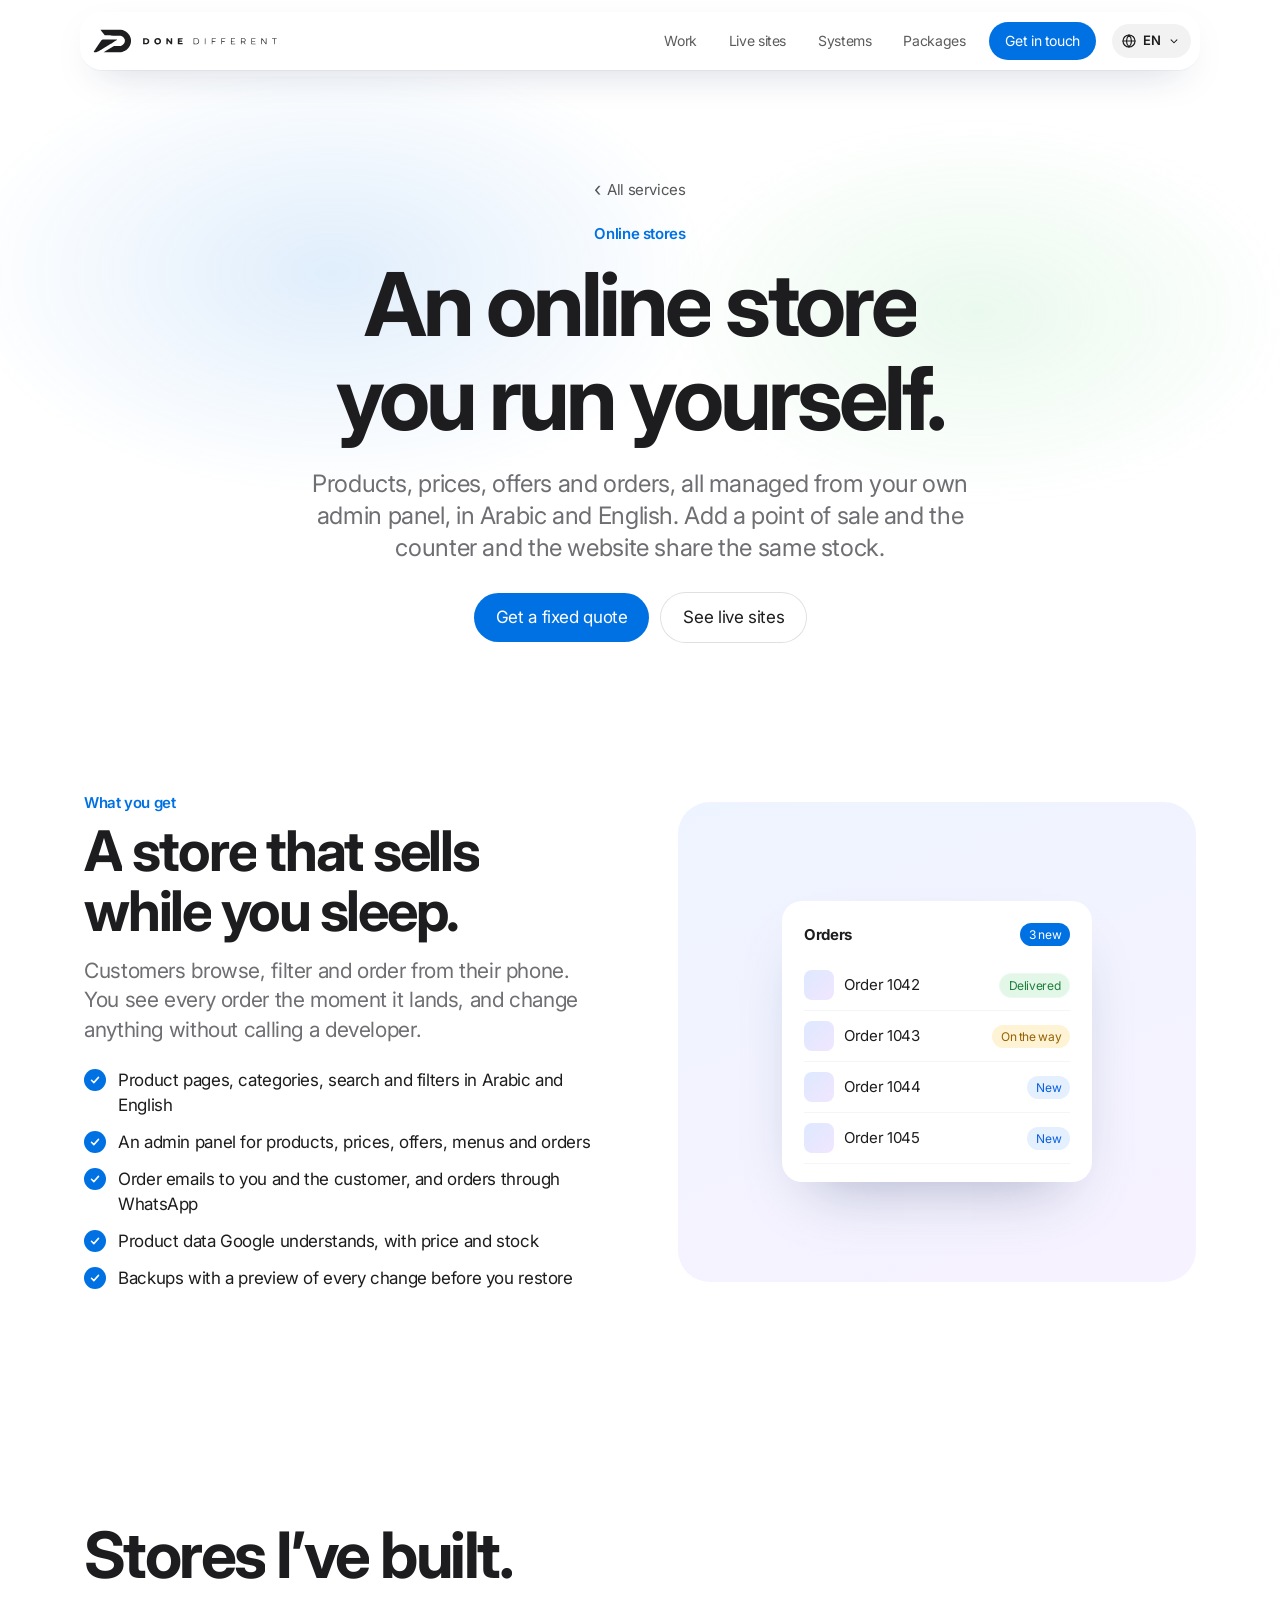
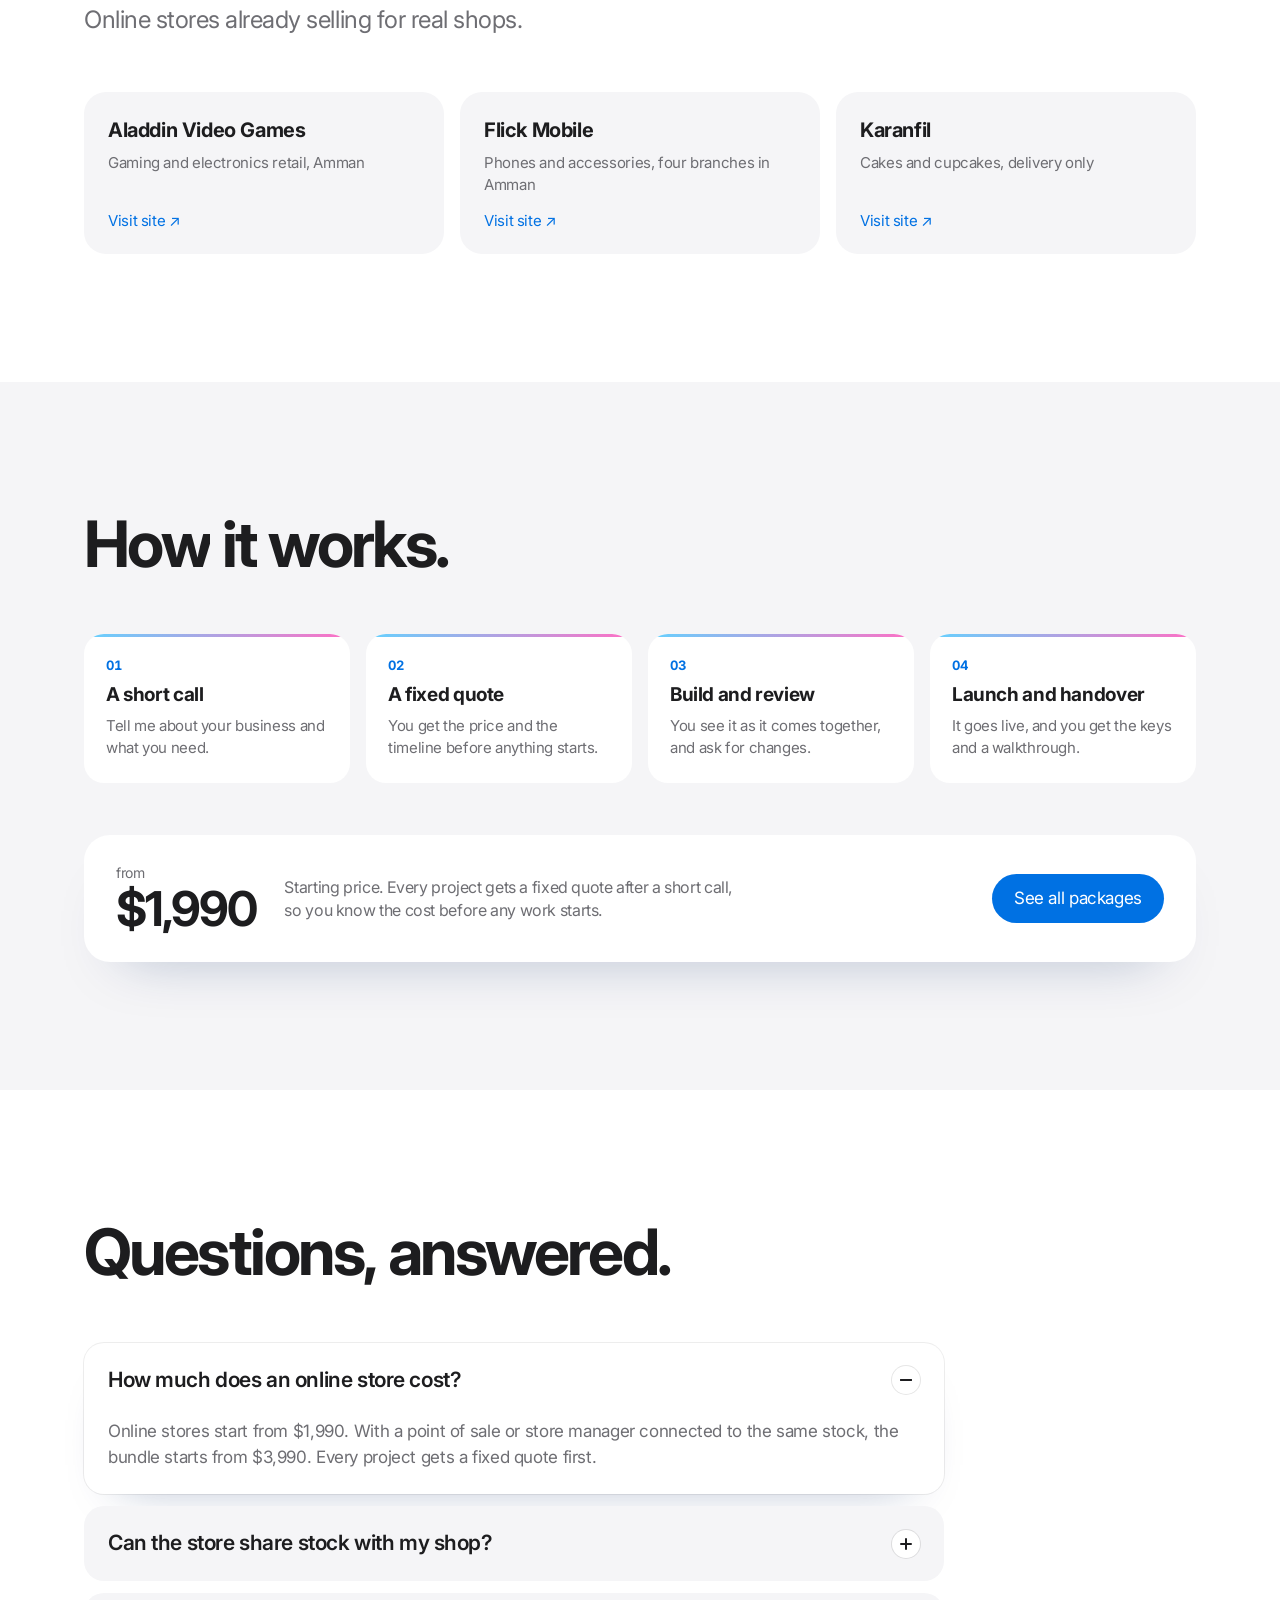
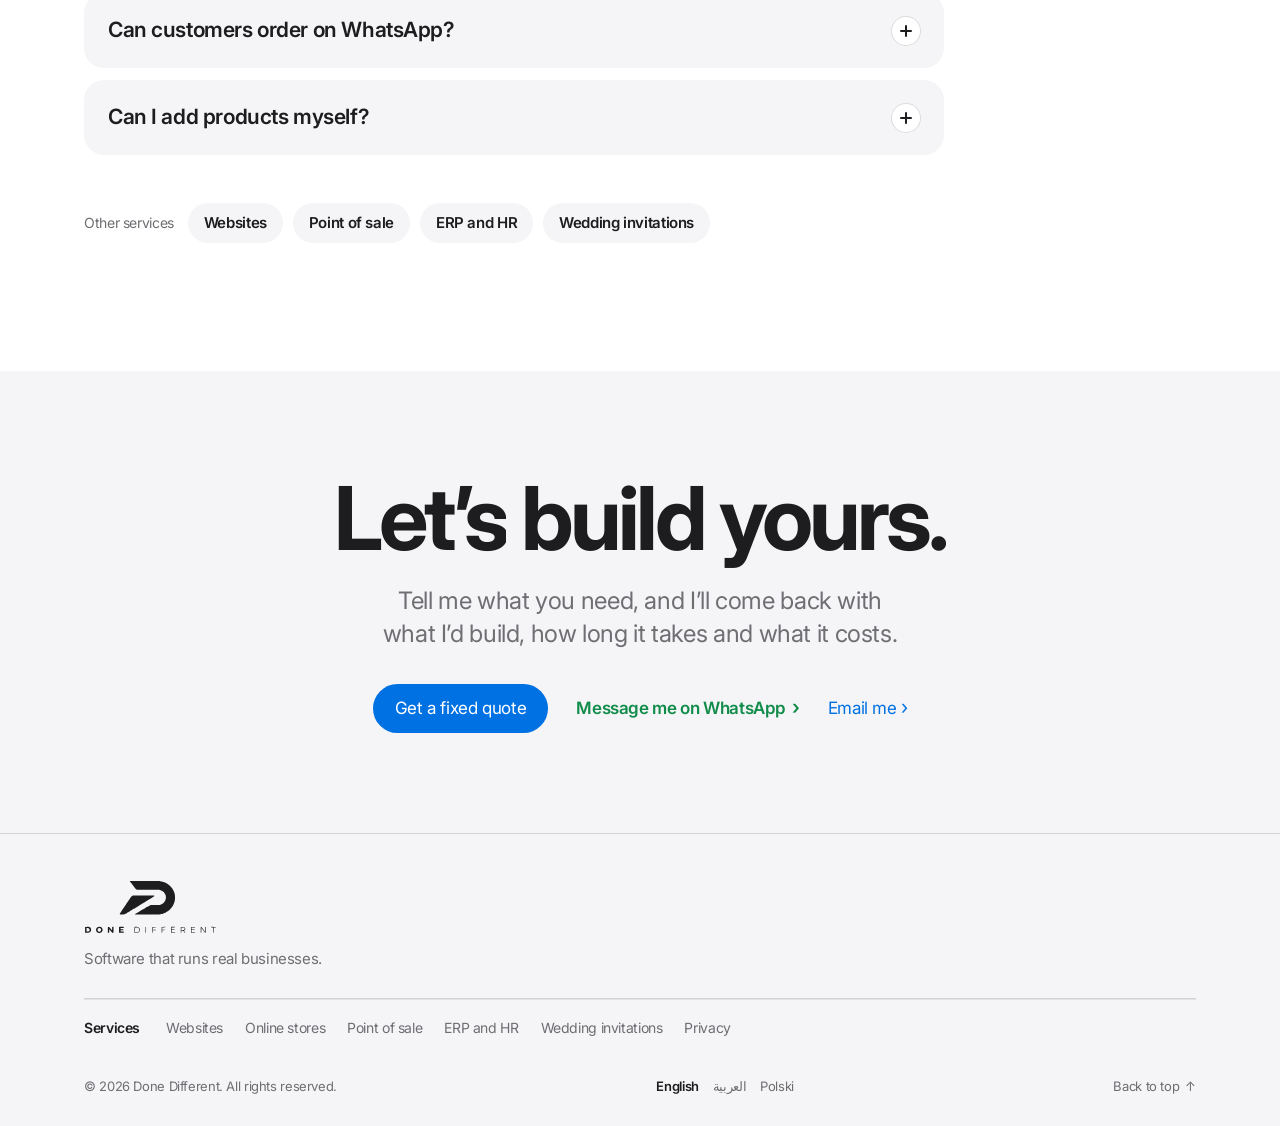
<file: online-stores/index.html>
<!DOCTYPE html>
<html lang="en" dir="ltr">
<head>
<meta charset="utf-8">
<link rel="icon" href="/favicon.ico" sizes="48x48"><link rel="icon" type="image/png" sizes="96x96" href="/favicon-96.png"><link rel="icon" type="image/png" sizes="192x192" href="/favicon-192.png"><link rel="apple-touch-icon" href="/apple-touch-icon.png"><meta name="robots" content="index, follow, max-image-preview:large"><meta name="viewport" content="width=device-width, initial-scale=1">
<title>Online store development with an admin panel | Done Different Systems</title>
<meta property="og:locale" content="en_US"><meta property="og:locale:alternate" content="ar_AR"><meta property="og:locale:alternate" content="pl_PL"><script type="application/ld+json">[{"@context": "https://schema.org", "@type": "Service", "name": "Online stores", "serviceType": "Online stores", "description": "Online stores in Arabic and English with an admin panel for products, prices, offers and orders, order emails, WhatsApp orders and Google-ready product pages. From $1,990.", "url": "https://systems.donedifferent.net/online-stores/", "areaServed": "Worldwide", "availableLanguage": ["Arabic", "English"], "provider": {"@type": "Organization", "name": "Done Different", "url": "https://systems.donedifferent.net/", "email": "info@donedifferent.net"}, "offers": {"@type": "Offer", "price": "1990", "priceCurrency": "USD", "url": "https://systems.donedifferent.net/online-stores/", "availability": "https://schema.org/InStock", "priceSpecification": {"@type": "PriceSpecification", "minPrice": "1990", "priceCurrency": "USD"}}}, {"@context": "https://schema.org", "@type": "FAQPage", "mainEntity": [{"@type": "Question", "name": "How much does an online store cost?", "acceptedAnswer": {"@type": "Answer", "text": "Online stores start from $1,990. With a point of sale or store manager connected to the same stock, the bundle starts from $3,990. Every project gets a fixed quote first."}}, {"@type": "Question", "name": "Can the store share stock with my shop?", "acceptedAnswer": {"@type": "Answer", "text": "Yes. The store, the point of sale and the back office can share one database, so a sale at the counter updates the website straight away."}}, {"@type": "Question", "name": "Can customers order on WhatsApp?", "acceptedAnswer": {"@type": "Answer", "text": "Yes. Orders can arrive by email, by WhatsApp, or both."}}, {"@type": "Question", "name": "Can I add products myself?", "acceptedAnswer": {"@type": "Answer", "text": "Yes, from your admin panel, including bulk import from Excel."}}]}, {"@context": "https://schema.org", "@type": "BreadcrumbList", "itemListElement": [{"@type": "ListItem", "position": 1, "name": "Done Different Systems", "item": "https://systems.donedifferent.net/"}, {"@type": "ListItem", "position": 2, "name": "Online stores", "item": "https://systems.donedifferent.net/online-stores/"}]}]</script><link rel="alternate" hreflang="en" href="https://systems.donedifferent.net/online-stores/"><link rel="alternate" hreflang="ar" href="https://systems.donedifferent.net/ar/online-store/"><link rel="alternate" hreflang="x-default" href="https://systems.donedifferent.net/online-stores/"><link rel="canonical" href="https://systems.donedifferent.net/online-stores/">
<meta name="theme-color" content="#F5F5F7">
<meta property="og:type" content="website">
<meta property="og:site_name" content="Done Different Systems">
<meta property="og:url" content="https://systems.donedifferent.net/online-stores/">
<meta property="og:title" content="Online store development with an admin panel | Done Different Systems">
<meta property="og:description" content="Online stores in Arabic and English with an admin panel for products, prices, offers and orders, order emails, WhatsApp orders and Google-ready product pages. From $1,990.">
<meta property="og:image" content="https://systems.donedifferent.net/og/online-stores.png">
<meta property="og:image:width" content="1200">
<meta property="og:image:height" content="630">
<meta property="og:image:alt" content="Online store development with an admin panel">
<meta name="twitter:card" content="summary_large_image">
<meta name="twitter:title" content="Online store development with an admin panel | Done Different Systems">
<meta name="twitter:description" content="Online stores in Arabic and English with an admin panel for products, prices, offers and orders, order emails, WhatsApp orders and Google-ready product pages. From $1,990.">
<meta name="twitter:image" content="https://systems.donedifferent.net/og/online-stores.png">


<meta name="description" content="Online stores in Arabic and English with an admin panel for products, prices, offers and orders, order emails, WhatsApp orders and Google-ready product pages. From $1,990.">
<link rel="preconnect" href="https://fonts.googleapis.com">
<link rel="preconnect" href="https://fonts.gstatic.com" crossorigin>
<link href="https://fonts.googleapis.com/css2?family=Inter:wght@400;500;600;700&family=Montserrat:wght@300;700&family=Tajawal:wght@500;700&display=swap" rel="stylesheet">
<link rel="stylesheet" href="/assets/s-5656031dff.css">
<script>window.DD_SPY=[]</script><script>window.DD_MAIL={"url": "https://script.google.com/macros/s/AKfycbyFYFGSmdoYCowIifRj9fHhZEJKQX8gg5jzKDLyOiDbAR0hf-uWY4Wv-mmm1ukl56oY/exec"}</script></head>
<body><svg width="0" height="0" style="position:absolute" aria-hidden="true"><defs><symbol id="dd-mark" viewBox="0 0 960 595"><path fill="currentColor" fill-rule="evenodd" d="M26.8 575.8C24.7 574.7 21.8 572.4 20.4 570.7C16.4 565.9 17.4 562.1 25.9 550.2C29.8 544.7 34.9 537.3 37.3 533.8C39.7 530.3 43.6 524.8 45.9 521.5C48.2 518.2 52.9 511.2 56.3 506.0C59.7 500.8 65.7 491.8 69.7 486.0C73.6 480.2 83.1 466.3 90.6 455.0C98.2 443.7 109.8 426.6 116.5 417.0C128.0 400.6 158.4 355.8 188.7 310.6C215.7 270.6 219.7 266.8 243.5 259.8L251.5 257.5L420.0 257.5C512.7 257.5 589.7 257.8 591.2 258.3C594.6 259.2 599.4 266.1 598.6 268.8C597.7 271.4 596.1 272.5 562.0 293.0C545.2 303.1 527.7 313.9 523.0 317.0C518.3 320.1 513.8 322.9 513.0 323.3C511.2 324.2 509.0 325.6 503.3 329.3C500.9 330.8 498.8 332.0 498.6 332.0C498.3 332.0 496.4 333.2 494.3 334.6C492.2 336.0 489.6 337.6 488.5 338.1C487.4 338.6 483.1 341.2 479.0 344.0C472.8 348.1 447.4 363.9 441.2 367.5C439.0 368.9 432.0 373.2 429.5 374.8C428.4 375.4 426.6 376.5 425.5 377.0C424.4 377.6 422.1 378.9 420.5 379.9C418.9 381.0 415.7 382.8 413.6 384.0C411.5 385.2 406.7 388.0 403.1 390.4C399.5 392.7 393.6 396.4 390.0 398.5C386.4 400.6 381.0 404.1 377.9 406.2C374.8 408.3 372.0 410.0 371.6 410.0C371.2 410.0 366.8 412.6 361.7 415.8C356.6 419.0 344.2 426.6 334.0 432.7C312.4 445.6 287.1 460.9 271.5 470.5C265.4 474.2 256.7 479.6 252.0 482.4C247.3 485.3 238.3 490.9 232.0 494.9C217.7 503.9 194.2 518.4 187.5 522.2C175.8 529.0 173.2 530.5 167.5 534.1C164.2 536.2 156.2 541.2 149.7 545.2C143.2 549.2 136.7 553.3 135.2 554.2C117.7 565.2 96.8 573.6 80.1 576.4C65.2 578.9 31.8 578.6 26.8 575.8ZM267.9 577.1C266.6 576.7 270.8 572.0 272.5 572.0C273.2 572.0 275.5 570.7 277.6 569.2C279.7 567.6 304.7 552.5 333.0 535.5C361.3 518.6 394.6 498.5 407.0 491.0C419.4 483.5 436.9 472.9 446.0 467.5C455.1 462.1 465.4 455.8 469.0 453.5C489.1 440.5 511.5 428.5 522.9 424.5C538.0 419.2 541.9 419.0 610.3 419.0C680.7 419.0 683.3 418.8 701.5 412.8C730.7 403.0 753.1 385.9 769.4 360.8C790.3 328.7 795.6 294.0 785.5 256.5C779.8 235.8 764.0 211.1 747.0 196.2C730.9 182.2 706.5 170.6 685.0 166.7C681.6 166.1 611.6 165.5 498.5 165.1C297.0 164.4 315.3 165.1 300.4 157.8C288.9 152.2 285.5 148.3 237.0 86.1C229.0 75.8 219.7 64.1 216.3 60.0C201.6 42.2 186.0 21.9 186.0 20.6C186.0 19.8 186.8 18.9 187.8 18.6C191.9 17.5 682.5 18.7 693.0 19.9C751.7 26.6 802.1 49.2 851.1 90.7C864.3 101.9 888.3 129.8 899.5 147.0C906.7 158.0 923.3 191.1 926.8 201.5C939.5 238.4 942.5 256.2 942.5 294.0C942.5 339.9 935.8 369.8 916.7 408.5C894.7 453.2 865.7 488.5 826.5 518.1C820.7 522.5 805.2 533.0 804.5 533.0C804.3 533.0 799.8 535.6 794.3 538.8C788.9 542.0 782.0 545.8 779.0 547.2C776.0 548.6 770.0 551.4 765.7 553.4C761.5 555.4 757.4 557.0 756.7 557.0C756.0 557.0 754.9 557.5 754.3 558.1C753.7 558.7 751.7 559.5 749.9 560.0C748.0 560.5 744.0 561.8 741.0 562.9C736.0 564.8 732.5 565.8 714.0 570.5C702.9 573.3 692.2 575.0 678.5 576.0C665.6 577.0 270.8 578.1 267.9 577.1Z"/></symbol><symbol id="dd-word" viewBox="0 0 2221 139"><path fill="currentColor" fill-rule="evenodd" d="M244.5 120.9C229.4 118.5 212.2 106.2 206.0 93.5C195.6 71.9 201.6 44.1 219.6 30.2C230.9 21.5 244.1 17.6 259.6 18.2C293.5 19.6 315.5 44.4 311.7 76.9C308.3 106.0 277.4 126.2 244.5 120.9ZM19.6 118.5C18.3 117.1 18.1 110.8 18.3 68.7L18.5 20.5L42.5 19.9C80.1 19.0 88.3 20.6 102.6 31.8C116.1 42.4 122.1 62.1 117.9 82.2C114.2 99.8 97.6 114.5 77.1 118.4C65.2 120.7 21.8 120.7 19.6 118.5ZM400.2 119.2C398.9 118.3 398.2 23.1 399.5 21.0C399.8 20.4 404.7 20.0 410.5 20.0L420.9 20.0L424.7 24.7C429.1 30.3 437.5 40.3 443.6 47.5C450.5 55.7 455.6 62.1 461.7 70.2C464.9 74.5 468.1 77.9 468.7 78.0C469.7 78.0 470.0 71.3 470.2 49.2L470.5 20.5L479.8 19.6C486.3 19.0 489.8 19.1 491.5 19.8L494.0 21.0L494.0 69.3C494.0 105.5 493.7 117.9 492.8 118.8C492.0 119.6 488.2 120.0 482.2 120.0C473.2 120.0 472.7 119.9 470.5 117.2C469.2 115.7 462.4 107.3 455.4 98.5C448.4 89.7 441.3 80.9 439.6 78.9C437.9 76.9 433.6 71.8 430.1 67.6C426.6 63.4 423.3 60.3 422.9 60.7C422.4 61.2 421.9 74.6 421.8 90.5L421.5 119.5L411.5 119.8C406.0 119.9 400.9 119.6 400.2 119.2ZM587.1 118.6C585.7 117.0 585.7 23.1 587.0 21.0C588.1 19.3 661.7 19.5 663.8 21.2C665.2 22.4 665.3 37.0 663.9 38.4C663.6 38.7 652.1 39.1 638.3 39.2C624.4 39.4 612.9 39.8 612.5 40.1C611.5 41.2 611.2 56.5 612.2 57.8C613.0 58.7 618.7 59.0 634.4 59.0C649.6 59.0 655.9 59.3 656.8 60.2C658.0 61.4 658.5 73.6 657.4 76.4C656.9 77.8 654.0 78.0 635.1 78.0C619.6 78.0 613.1 78.3 612.2 79.2C610.6 80.8 610.6 97.6 612.1 98.6C612.8 99.0 624.5 99.2 638.3 99.2C654.9 99.1 663.8 99.5 664.7 100.2C666.3 101.5 666.5 115.2 665.0 118.1C664.0 119.9 662.5 120.0 626.1 120.0C594.6 120.0 588.0 119.8 587.1 118.6ZM844.7 119.3C844.3 119.0 844.0 96.7 844.0 69.9C844.0 24.4 844.1 21.0 845.8 20.2C848.5 18.8 884.6 18.7 893.0 20.1C911.9 23.0 927.5 37.0 933.2 56.0C934.9 61.9 934.7 77.1 932.7 84.1C928.1 100.8 913.6 114.2 895.5 118.5C889.3 120.0 846.0 120.7 844.7 119.3ZM1028.5 118.8C1028.2 118.1 1028.1 95.7 1028.2 69.0L1028.5 20.5L1032.4 20.2C1034.8 20.0 1036.6 20.4 1037.1 21.2C1038.1 22.7 1038.3 116.0 1037.4 118.4C1036.6 120.4 1029.2 120.6 1028.5 118.8ZM1142.6 119.2C1142.0 118.2 1141.7 21.0 1142.3 20.4C1142.5 20.2 1156.7 20.0 1173.9 20.0C1206.2 19.9 1208.0 20.1 1208.0 24.0C1208.0 28.5 1206.0 28.8 1178.5 29.0C1164.2 29.0 1152.2 29.4 1151.7 29.9C1151.3 30.3 1151.1 38.7 1151.2 48.6L1151.5 66.5L1175.4 66.8C1201.4 67.1 1202.3 67.3 1201.8 72.4L1201.5 75.5L1177.6 75.8C1162.2 75.9 1153.2 76.4 1152.4 77.1C1151.4 77.9 1151.0 83.3 1150.8 98.9L1150.5 119.5L1146.8 119.8C1144.8 120.0 1142.9 119.7 1142.6 119.2ZM1299.1 118.6C1298.3 117.7 1298.1 103.8 1298.2 68.9L1298.5 20.5L1329.0 20.0C1345.8 19.7 1360.5 19.8 1361.8 20.2C1364.3 21.0 1365.0 26.2 1362.8 27.7C1362.1 28.1 1349.6 28.7 1335.0 29.0L1308.5 29.5L1308.5 48.0L1308.5 66.5L1332.8 66.8L1357.1 67.0L1358.2 69.6C1360.8 75.2 1359.8 75.4 1332.9 76.0L1308.5 76.5L1307.9 98.0C1307.6 109.8 1307.3 119.6 1307.2 119.8C1306.5 120.6 1300.0 119.8 1299.1 118.6ZM1455.7 119.3C1454.7 118.4 1454.8 21.2 1455.8 20.7C1456.4 20.2 1515.8 19.5 1520.2 19.9C1522.4 20.0 1523.5 24.2 1522.0 26.9C1520.9 29.0 1520.4 29.1 1493.8 29.0C1478.9 28.9 1466.3 29.3 1465.8 29.8C1465.3 30.3 1465.1 38.0 1465.2 47.1L1465.5 63.5L1490.4 64.0L1515.3 64.5L1516.3 67.3C1518.1 72.8 1517.2 73.0 1491.0 73.0C1472.0 73.0 1467.0 73.3 1466.1 74.4C1465.3 75.3 1465.0 81.2 1465.2 93.1L1465.5 110.5L1493.9 110.8C1512.8 110.9 1522.8 111.4 1523.7 112.1C1525.3 113.5 1525.4 117.2 1523.8 118.8C1522.5 120.1 1456.9 120.6 1455.7 119.3ZM1618.5 118.8C1618.2 118.1 1618.1 95.7 1618.2 69.0L1618.5 20.5L1645.0 20.5C1674.8 20.5 1675.1 20.6 1684.1 28.7C1691.5 35.4 1694.0 41.1 1694.0 51.6C1694.0 59.8 1693.7 61.3 1690.9 66.9C1687.7 73.4 1680.1 80.2 1674.6 81.6C1673.2 81.9 1672.0 82.7 1672.0 83.2C1672.0 84.7 1680.5 97.8 1687.8 107.5C1695.5 117.9 1695.8 120.0 1689.6 120.0C1684.7 120.0 1683.9 119.3 1675.5 106.5C1669.6 97.7 1661.2 86.2 1659.9 85.4C1659.1 84.9 1636.4 84.6 1628.8 85.0C1628.4 85.0 1627.9 92.8 1627.8 102.2L1627.5 119.5L1623.2 119.8C1620.4 120.0 1618.8 119.7 1618.5 118.8ZM1790.1 118.6C1789.3 117.7 1789.1 103.8 1789.2 68.9L1789.5 20.5L1822.7 20.2C1854.4 20.0 1855.9 20.1 1856.5 21.9C1856.8 22.9 1856.6 24.9 1856.0 26.4L1855.0 29.1L1828.0 29.0C1813.2 28.9 1800.6 29.2 1800.0 29.5C1798.6 30.3 1798.7 62.7 1800.0 63.5C1800.6 63.9 1812.0 64.2 1825.3 64.3L1849.5 64.5L1849.5 68.5L1849.5 72.5L1825.0 72.8C1807.0 73.0 1800.4 73.4 1799.8 74.3C1798.9 75.7 1798.7 107.1 1799.6 109.4C1800.1 110.8 1803.6 111.0 1827.9 111.0C1857.0 111.0 1858.0 111.1 1858.0 115.5C1858.0 119.9 1857.2 120.0 1823.4 120.0C1797.5 120.0 1791.0 119.7 1790.1 118.6ZM1953.0 118.1C1951.5 115.1 1951.6 22.8 1953.2 21.2C1954.8 19.6 1960.2 19.7 1962.2 21.2C1963.0 21.9 1969.3 29.7 1976.1 38.5C1982.8 47.3 1991.6 58.5 1995.5 63.5C1999.4 68.5 2003.7 74.1 2005.0 76.0C2006.3 77.9 2009.4 81.9 2011.7 84.8C2014.0 87.6 2017.5 92.5 2019.5 95.5C2021.4 98.5 2023.4 101.0 2024.0 101.0C2024.7 101.0 2025.0 87.3 2025.0 61.0L2025.0 21.0L2027.6 20.0C2029.4 19.3 2031.0 19.3 2032.8 20.3L2035.5 21.5L2035.6 69.3C2035.8 121.7 2035.9 120.0 2029.8 120.0C2027.8 120.0 2026.1 119.1 2024.5 117.2C2020.7 112.8 2006.0 93.9 1990.5 73.5C1969.5 45.8 1964.5 39.5 1963.5 39.5C1962.9 39.5 1962.4 55.6 1962.2 78.5C1962.0 100.0 1961.7 118.1 1961.5 118.8C1960.8 120.8 1954.2 120.3 1953.0 118.1ZM2160.2 118.8C2159.3 117.9 2159.0 106.5 2159.0 73.9C2159.0 40.0 2158.7 29.9 2157.8 29.3C2157.1 28.9 2150.1 28.7 2142.2 28.9C2132.0 29.1 2127.5 28.8 2126.5 28.0C2124.7 26.5 2124.5 21.6 2126.2 20.4C2126.9 19.9 2144.6 19.7 2165.5 20.0L2203.5 20.5L2203.8 24.2C2204.2 28.9 2204.1 28.9 2184.5 29.3L2169.5 29.5L2169.2 73.4C2169.1 103.8 2168.6 117.7 2167.9 118.7C2166.5 120.3 2161.8 120.4 2160.2 118.8ZM893.4 108.5C909.4 104.7 919.6 94.5 922.9 79.2C927.1 59.5 918.7 40.8 902.2 32.9L895.5 29.6L875.6 29.2C861.5 28.9 855.6 29.1 855.1 29.9C854.2 31.3 853.7 105.5 854.5 108.1C855.1 109.9 856.3 110.0 871.3 110.0C881.6 109.9 889.6 109.4 893.4 108.5ZM269.6 97.1C286.8 89.6 291.8 64.3 279.0 48.8C271.4 39.6 254.5 36.5 243.0 42.2C226.0 50.6 221.6 76.6 234.8 91.2C242.5 99.8 257.5 102.3 269.6 97.1ZM75.3 97.3C90.3 91.9 96.9 76.3 92.0 57.9C90.1 50.8 84.2 45.0 75.8 41.9C70.4 39.9 46.5 38.4 44.2 39.8C43.2 40.5 42.9 46.7 43.0 69.0C43.0 84.5 43.3 97.7 43.6 98.1C44.6 99.8 70.1 99.1 75.3 97.3ZM1670.1 73.1C1687.5 65.4 1689.0 40.4 1672.7 31.8C1668.9 29.8 1666.5 29.5 1649.0 29.0C1638.3 28.7 1629.2 28.6 1628.8 28.8C1628.3 29.0 1628.0 39.4 1628.0 52.1L1628.0 75.0L1646.9 75.0C1663.4 75.0 1666.3 74.8 1670.1 73.1Z"/></symbol><symbol id="dd-full" viewBox="0 0 2221 903"><path fill="currentColor" fill-rule="evenodd" d="M244.5 884.9C229.4 882.5 212.2 870.2 206.0 857.5C195.6 835.9 201.6 808.1 219.6 794.2C230.9 785.5 244.1 781.6 259.6 782.2C293.5 783.6 315.5 808.4 311.7 840.9C308.3 870.0 277.4 890.2 244.5 884.9ZM19.6 882.5C18.3 881.1 18.1 874.8 18.3 832.7L18.5 784.5L42.5 783.9C80.1 783.0 88.3 784.6 102.6 795.8C116.1 806.4 122.1 826.1 117.9 846.2C114.2 863.8 97.6 878.5 77.1 882.4C65.2 884.7 21.8 884.7 19.6 882.5ZM400.2 883.2C398.9 882.3 398.2 787.1 399.5 785.0C399.8 784.4 404.7 784.0 410.5 784.0L420.9 784.0L424.7 788.7C429.1 794.3 437.5 804.3 443.6 811.5C450.5 819.7 455.6 826.1 461.7 834.2C464.9 838.5 468.1 841.9 468.7 842.0C469.7 842.0 470.0 835.3 470.2 813.2L470.5 784.5L479.8 783.6C486.3 783.0 489.8 783.1 491.5 783.8L494.0 785.0L494.0 833.3C494.0 869.5 493.7 881.9 492.8 882.8C492.0 883.6 488.2 884.0 482.2 884.0C473.2 884.0 472.7 883.9 470.5 881.2C469.2 879.7 462.4 871.3 455.4 862.5C448.4 853.7 441.3 844.9 439.6 842.9C437.9 840.9 433.6 835.8 430.1 831.6C426.6 827.4 423.3 824.3 422.9 824.7C422.4 825.2 421.9 838.6 421.8 854.5L421.5 883.5L411.5 883.8C406.0 883.9 400.9 883.6 400.2 883.2ZM587.1 882.6C585.7 881.0 585.7 787.1 587.0 785.0C588.1 783.3 661.7 783.5 663.8 785.2C665.2 786.4 665.3 801.0 663.9 802.4C663.6 802.7 652.1 803.1 638.3 803.2C624.4 803.4 612.9 803.8 612.5 804.1C611.5 805.2 611.2 820.5 612.2 821.8C613.0 822.7 618.7 823.0 634.4 823.0C649.6 823.0 655.9 823.3 656.8 824.2C658.0 825.4 658.5 837.6 657.4 840.4C656.9 841.8 654.0 842.0 635.1 842.0C619.6 842.0 613.1 842.3 612.2 843.2C610.6 844.8 610.6 861.6 612.1 862.6C612.8 863.0 624.5 863.2 638.3 863.2C654.9 863.1 663.8 863.5 664.7 864.2C666.3 865.5 666.5 879.2 665.0 882.1C664.0 883.9 662.5 884.0 626.1 884.0C594.6 884.0 588.0 883.8 587.1 882.6ZM844.7 883.3C844.3 883.0 844.0 860.7 844.0 833.9C844.0 788.4 844.1 785.0 845.8 784.2C848.5 782.8 884.6 782.7 893.0 784.1C911.9 787.0 927.5 801.0 933.2 820.0C934.9 825.9 934.7 841.1 932.7 848.1C928.1 864.8 913.6 878.2 895.5 882.5C889.3 884.0 846.0 884.7 844.7 883.3ZM1028.5 882.8C1028.2 882.1 1028.1 859.7 1028.2 833.0L1028.5 784.5L1032.4 784.2C1034.8 784.0 1036.6 784.4 1037.1 785.2C1038.1 786.7 1038.3 880.0 1037.4 882.4C1036.6 884.4 1029.2 884.6 1028.5 882.8ZM1142.6 883.2C1142.0 882.2 1141.7 785.0 1142.3 784.4C1142.5 784.2 1156.7 784.0 1173.9 784.0C1206.2 783.9 1208.0 784.1 1208.0 788.0C1208.0 792.5 1206.0 792.8 1178.5 793.0C1164.2 793.0 1152.2 793.4 1151.7 793.9C1151.3 794.3 1151.1 802.7 1151.2 812.6L1151.5 830.5L1175.4 830.8C1201.4 831.1 1202.3 831.3 1201.8 836.4L1201.5 839.5L1177.6 839.8C1162.2 839.9 1153.2 840.4 1152.4 841.1C1151.4 841.9 1151.0 847.3 1150.8 862.9L1150.5 883.5L1146.8 883.8C1144.8 884.0 1142.9 883.7 1142.6 883.2ZM1299.1 882.6C1298.3 881.7 1298.1 867.8 1298.2 832.9L1298.5 784.5L1329.0 784.0C1345.8 783.7 1360.5 783.8 1361.8 784.2C1364.3 785.0 1365.0 790.2 1362.8 791.7C1362.1 792.1 1349.6 792.7 1335.0 793.0L1308.5 793.5L1308.5 812.0L1308.5 830.5L1332.8 830.8L1357.1 831.0L1358.2 833.6C1360.8 839.2 1359.8 839.4 1332.9 840.0L1308.5 840.5L1307.9 862.0C1307.6 873.8 1307.3 883.6 1307.2 883.8C1306.5 884.6 1300.0 883.8 1299.1 882.6ZM1455.7 883.3C1454.7 882.4 1454.8 785.2 1455.8 784.7C1456.4 784.2 1515.8 783.5 1520.2 783.9C1522.4 784.0 1523.5 788.2 1522.0 790.9C1520.9 793.0 1520.4 793.1 1493.8 793.0C1478.9 792.9 1466.3 793.3 1465.8 793.8C1465.3 794.3 1465.1 802.0 1465.2 811.1L1465.5 827.5L1490.4 828.0L1515.3 828.5L1516.3 831.3C1518.1 836.8 1517.2 837.0 1491.0 837.0C1472.0 837.0 1467.0 837.3 1466.1 838.4C1465.3 839.3 1465.0 845.2 1465.2 857.1L1465.5 874.5L1493.9 874.8C1512.8 874.9 1522.8 875.4 1523.7 876.1C1525.3 877.5 1525.4 881.2 1523.8 882.8C1522.5 884.1 1456.9 884.6 1455.7 883.3ZM1618.5 882.8C1618.2 882.1 1618.1 859.7 1618.2 833.0L1618.5 784.5L1645.0 784.5C1674.8 784.5 1675.1 784.6 1684.1 792.7C1691.5 799.4 1694.0 805.1 1694.0 815.6C1694.0 823.8 1693.7 825.3 1690.9 830.9C1687.7 837.4 1680.1 844.2 1674.6 845.6C1673.2 845.9 1672.0 846.7 1672.0 847.2C1672.0 848.7 1680.5 861.8 1687.8 871.5C1695.5 881.9 1695.8 884.0 1689.6 884.0C1684.7 884.0 1683.9 883.3 1675.5 870.5C1669.6 861.7 1661.2 850.2 1659.9 849.4C1659.1 848.9 1636.4 848.6 1628.8 849.0C1628.4 849.0 1627.9 856.8 1627.8 866.2L1627.5 883.5L1623.2 883.8C1620.4 884.0 1618.8 883.7 1618.5 882.8ZM1790.1 882.6C1789.3 881.7 1789.1 867.8 1789.2 832.9L1789.5 784.5L1822.7 784.2C1854.4 784.0 1855.9 784.1 1856.5 785.9C1856.8 786.9 1856.6 788.9 1856.0 790.4L1855.0 793.1L1828.0 793.0C1813.2 792.9 1800.6 793.2 1800.0 793.5C1798.6 794.3 1798.7 826.7 1800.0 827.5C1800.6 827.9 1812.0 828.2 1825.3 828.3L1849.5 828.5L1849.5 832.5L1849.5 836.5L1825.0 836.8C1807.0 837.0 1800.4 837.4 1799.8 838.3C1798.9 839.7 1798.7 871.1 1799.6 873.4C1800.1 874.8 1803.6 875.0 1827.9 875.0C1857.0 875.0 1858.0 875.1 1858.0 879.5C1858.0 883.9 1857.2 884.0 1823.4 884.0C1797.5 884.0 1791.0 883.7 1790.1 882.6ZM1953.0 882.1C1951.5 879.1 1951.6 786.8 1953.2 785.2C1954.8 783.6 1960.2 783.7 1962.2 785.2C1963.0 785.9 1969.3 793.7 1976.1 802.5C1982.8 811.3 1991.6 822.5 1995.5 827.5C1999.4 832.5 2003.7 838.1 2005.0 840.0C2006.3 841.9 2009.4 845.9 2011.7 848.8C2014.0 851.6 2017.5 856.5 2019.5 859.5C2021.4 862.5 2023.4 865.0 2024.0 865.0C2024.7 865.0 2025.0 851.3 2025.0 825.0L2025.0 785.0L2027.6 784.0C2029.4 783.3 2031.0 783.3 2032.8 784.3L2035.5 785.5L2035.6 833.3C2035.8 885.7 2035.9 884.0 2029.8 884.0C2027.8 884.0 2026.1 883.1 2024.5 881.2C2020.7 876.8 2006.0 857.9 1990.5 837.5C1969.5 809.8 1964.5 803.5 1963.5 803.5C1962.9 803.5 1962.4 819.6 1962.2 842.5C1962.0 864.0 1961.7 882.1 1961.5 882.8C1960.8 884.8 1954.2 884.3 1953.0 882.1ZM2160.2 882.8C2159.3 881.9 2159.0 870.5 2159.0 837.9C2159.0 804.0 2158.7 793.9 2157.8 793.3C2157.1 792.9 2150.1 792.7 2142.2 792.9C2132.0 793.1 2127.5 792.8 2126.5 792.0C2124.7 790.5 2124.5 785.6 2126.2 784.4C2126.9 783.9 2144.6 783.7 2165.5 784.0L2203.5 784.5L2203.8 788.2C2204.2 792.9 2204.1 792.9 2184.5 793.3L2169.5 793.5L2169.2 837.4C2169.1 867.8 2168.6 881.7 2167.9 882.7C2166.5 884.3 2161.8 884.4 2160.2 882.8ZM893.4 872.5C909.4 868.7 919.6 858.5 922.9 843.2C927.1 823.5 918.7 804.8 902.2 796.9L895.5 793.6L875.6 793.2C861.5 792.9 855.6 793.1 855.1 793.9C854.2 795.3 853.7 869.5 854.5 872.1C855.1 873.9 856.3 874.0 871.3 874.0C881.6 873.9 889.6 873.4 893.4 872.5ZM269.6 861.1C286.8 853.6 291.8 828.3 279.0 812.8C271.4 803.6 254.5 800.5 243.0 806.2C226.0 814.6 221.6 840.6 234.8 855.2C242.5 863.8 257.5 866.3 269.6 861.1ZM75.3 861.3C90.3 855.9 96.9 840.3 92.0 821.9C90.1 814.8 84.2 809.0 75.8 805.9C70.4 803.9 46.5 802.4 44.2 803.8C43.2 804.5 42.9 810.7 43.0 833.0C43.0 848.5 43.3 861.7 43.6 862.1C44.6 863.8 70.1 863.1 75.3 861.3ZM1670.1 837.1C1687.5 829.4 1689.0 804.4 1672.7 795.8C1668.9 793.8 1666.5 793.5 1649.0 793.0C1638.3 792.7 1629.2 792.6 1628.8 792.8C1628.3 793.0 1628.0 803.4 1628.0 816.1L1628.0 839.0L1646.9 839.0C1663.4 839.0 1666.3 838.8 1670.1 837.1ZM606.8 575.8C604.7 574.7 601.8 572.4 600.4 570.7C596.4 565.9 597.4 562.1 605.9 550.2C609.8 544.7 614.9 537.3 617.3 533.8C619.7 530.3 623.6 524.8 625.9 521.5C628.2 518.2 632.9 511.2 636.3 506.0C639.7 500.8 645.7 491.8 649.7 486.0C653.6 480.2 663.1 466.3 670.6 455.0C678.2 443.7 689.8 426.6 696.5 417.0C708.0 400.6 738.4 355.8 768.7 310.6C795.7 270.6 799.7 266.8 823.5 259.8L831.5 257.5L1000.0 257.5C1092.7 257.5 1169.7 257.8 1171.2 258.3C1174.6 259.2 1179.4 266.1 1178.6 268.8C1177.7 271.4 1176.1 272.5 1142.0 293.0C1125.2 303.1 1107.7 313.9 1103.0 317.0C1098.3 320.1 1093.8 322.9 1093.0 323.3C1091.2 324.2 1089.0 325.6 1083.3 329.3C1080.9 330.8 1078.8 332.0 1078.6 332.0C1078.3 332.0 1076.4 333.2 1074.3 334.6C1072.2 336.0 1069.6 337.6 1068.5 338.1C1067.4 338.6 1063.1 341.2 1059.0 344.0C1052.8 348.1 1027.4 363.9 1021.2 367.5C1019.0 368.9 1012.0 373.2 1009.5 374.8C1008.4 375.4 1006.6 376.5 1005.5 377.0C1004.4 377.6 1002.1 378.9 1000.5 379.9C998.9 381.0 995.7 382.8 993.6 384.0C991.5 385.2 986.7 388.0 983.1 390.4C979.5 392.7 973.6 396.4 970.0 398.5C966.4 400.6 961.0 404.1 957.9 406.2C954.8 408.3 952.0 410.0 951.6 410.0C951.2 410.0 946.8 412.6 941.7 415.8C936.6 419.0 924.2 426.6 914.0 432.7C892.4 445.6 867.1 460.9 851.5 470.5C845.5 474.2 836.7 479.6 832.0 482.4C827.3 485.3 818.3 490.9 812.0 494.9C797.7 503.9 774.2 518.4 767.5 522.2C755.8 529.0 753.2 530.5 747.5 534.1C744.2 536.2 736.2 541.2 729.7 545.2C723.2 549.2 716.7 553.3 715.2 554.2C697.7 565.2 676.8 573.6 660.1 576.4C645.2 578.9 611.8 578.6 606.8 575.8ZM847.9 577.1C846.6 576.7 850.8 572.0 852.5 572.0C853.2 572.0 855.5 570.7 857.6 569.2C859.7 567.6 884.7 552.5 913.0 535.5C941.3 518.6 974.6 498.5 987.0 491.0C999.4 483.5 1016.9 472.9 1026.0 467.5C1035.1 462.1 1045.4 455.8 1049.0 453.5C1069.1 440.5 1091.5 428.5 1102.9 424.5C1118.0 419.2 1121.9 419.0 1190.3 419.0C1260.7 419.0 1263.3 418.8 1281.5 412.8C1310.7 403.0 1333.1 385.9 1349.4 360.8C1370.3 328.7 1375.6 294.0 1365.5 256.5C1359.8 235.8 1344.0 211.1 1327.0 196.2C1310.9 182.2 1286.5 170.6 1265.0 166.7C1261.6 166.1 1191.6 165.5 1078.5 165.1C877.0 164.4 895.3 165.1 880.4 157.8C868.9 152.2 865.5 148.3 817.0 86.1C809.0 75.8 799.7 64.1 796.3 60.0C781.6 42.2 766.0 21.9 766.0 20.6C766.0 19.8 766.8 18.9 767.8 18.6C771.9 17.5 1262.5 18.7 1273.0 19.9C1331.7 26.6 1382.1 49.2 1431.1 90.7C1444.3 101.9 1468.3 129.8 1479.5 147.0C1486.7 158.0 1503.3 191.1 1506.8 201.5C1519.5 238.4 1522.5 256.2 1522.5 294.0C1522.5 339.9 1515.8 369.8 1496.7 408.5C1474.7 453.2 1445.7 488.5 1406.5 518.1C1400.7 522.5 1385.2 533.0 1384.5 533.0C1384.3 533.0 1379.8 535.6 1374.3 538.8C1368.9 542.0 1362.0 545.8 1359.0 547.2C1356.0 548.6 1350.0 551.4 1345.7 553.4C1341.5 555.4 1337.4 557.0 1336.7 557.0C1336.0 557.0 1334.9 557.5 1334.3 558.1C1333.7 558.7 1331.7 559.5 1329.9 560.0C1328.0 560.5 1324.0 561.8 1321.0 562.9C1316.0 564.8 1312.5 565.8 1294.0 570.5C1282.9 573.3 1272.2 575.0 1258.5 576.0C1245.6 577.0 850.8 578.1 847.9 577.1Z"/></symbol></defs></svg>

<nav class="nav" id="nav" aria-label="Main">
  <div class="wrap">
    <a class="name dd" href="/" aria-label="Done Different, home"><svg class="dd-mark" viewBox="0 0 960 595" aria-hidden="true"><use href="#dd-mark"/></svg><svg class="dd-word" viewBox="0 0 2221 139" aria-hidden="true"><use href="#dd-word"/></svg></a>
    <ul id="menu"><li><a href="/#work">Work</a></li><li><a href="/#sites">Live sites</a></li><li><a href="/#systems">Systems</a></li><li><a href="/#start">Packages</a></li><li><a class="pill sm" href="/#start">Get in touch</a></li></ul>
    <div class="lang-dd"><button type="button" class="lang-btn" aria-haspopup="true" aria-expanded="false" aria-label="Language: English"><svg viewBox="0 0 24 24" aria-hidden="true"><circle cx="12" cy="12" r="9"/><path d="M3 12h18M12 3c2.6 2.6 3.8 5.6 3.8 9s-1.2 6.4-3.8 9c-2.6-2.6-3.8-5.6-3.8-9S9.4 5.6 12 3z"/></svg><span>EN</span><svg class="chev" viewBox="0 0 24 24" aria-hidden="true"><path d="m7 10 5 5 5-5"/></svg></button><div class="lang-menu" role="menu"><a role="menuitem" href="/online-stores/" hreflang="en" lang="en" data-lang-link aria-current="true"><span>English</span><small>EN</small></a><a role="menuitem" href="/ar/online-store/" hreflang="ar" lang="ar" data-lang-link><span>العربية</span><small>AR</small></a><a role="menuitem" href="/pl/" hreflang="pl" lang="pl" data-lang-link><span>Polski</span><small>PL</small></a></div></div>
    <button class="menu-btn" id="menu-btn" aria-label="Open menu" aria-expanded="false" aria-controls="menu"><span></span><span></span><span></span></button>
  </div>
</nav>

<main id="top">
<div class="page" data-page="home"><section class="sys-hero svc-hero"><div class="wrap"><a class="back" href="/#services">All services</a><span class="svc-kind">Online stores</span><h1 class="split">An online store you run yourself.</h1><p class="lead">Products, prices, offers and orders, all managed from your own admin panel, in Arabic and English. Add a point of sale and the counter and the website share the same stock.</p><div class="svc-ctas"><a class="pill" href="/#start">Get a fixed quote</a><a class="pill ghost" href="/#sites">See live sites</a></div></div></section><section class="sys"><div class="wrap sys-grid"><div class="sys-copy"><div class="sys-kind">What you get</div><h2 class="split">A store that sells while you sleep.</h2><p>Customers browse, filter and order from their phone. You see every order the moment it lands, and change anything without calling a developer.</p><ul class="ticks"><li>Product pages, categories, search and filters in Arabic and English</li><li>An admin panel for products, prices, offers, menus and orders</li><li>Order emails to you and the customer, and orders through WhatsApp</li><li>Product data Google understands, with price and stock</li><li>Backups with a preview of every change before you restore</li></ul></div><div class="sys-art" aria-hidden="true">
        <div class="dash">
          <div class="d-head"><b>Orders</b><span class="d-pill">3 new</span></div>
          <div class="d-row"><i></i><span>Order 1042</span><em class="g">Delivered</em></div>
          <div class="d-row"><i></i><span>Order 1043</span><em class="y">On the way</em></div>
          <div class="d-row"><i></i><span>Order 1044</span><em class="b">New</em></div>
          <div class="d-row"><i></i><span>Order 1045</span><em class="b">New</em></div>
        </div>
      </div></div></section><section class="svc-who"><div class="wrap"><div class="head"><h2 class="split">Stores I’ve built.</h2><p>Online stores already selling for real shops.</p></div><div class="svc-clients"><a class="svc-client" href="https://aladdinvideogames.com" target="_blank" rel="noopener"><b>Aladdin Video Games</b><span>Gaming and electronics retail, Amman</span><em>Visit site ↗</em></a><a class="svc-client" href="https://flick-mobile.zozmc333.workers.dev" target="_blank" rel="noopener"><b>Flick Mobile</b><span>Phones and accessories, four branches in Amman</span><em>Visit site ↗</em></a><a class="svc-client" href="https://karanfil-jo.com" target="_blank" rel="noopener"><b>Karanfil</b><span>Cakes and cupcakes, delivery only</span><em>Visit site ↗</em></a></div></div></section><section class="svc-how"><div class="wrap"><div class="head"><h2 class="split">How it works.</h2></div><ol class="pipe"><li><span class="n">01</span><b>A short call</b><span>Tell me about your business and what you need.</span></li><li><span class="n">02</span><b>A fixed quote</b><span>You get the price and the timeline before anything starts.</span></li><li><span class="n">03</span><b>Build and review</b><span>You see it as it comes together, and ask for changes.</span></li><li><span class="n">04</span><b>Launch and handover</b><span>It goes live, and you get the keys and a walkthrough.</span></li></ol><div class="svc-price"><div><span>from</span><b>$1,990</b></div><p>Starting price. Every project gets a fixed quote after a short call, so you know the cost before any work starts.</p><a class="pill" href="/#start">See all packages</a></div></div></section><section class="svc-faq"><div class="wrap"><div class="head"><h2 class="split">Questions, answered.</h2></div><div class="faq"><details class="qa" open><summary>How much does an online store cost?<span class="pm" aria-hidden="true"></span></summary><div class="qa-a"><p>Online stores start from $1,990. With a point of sale or store manager connected to the same stock, the bundle starts from $3,990. Every project gets a fixed quote first.</p></div></details><details class="qa"><summary>Can the store share stock with my shop?<span class="pm" aria-hidden="true"></span></summary><div class="qa-a"><p>Yes. The store, the point of sale and the back office can share one database, so a sale at the counter updates the website straight away.</p></div></details><details class="qa"><summary>Can customers order on WhatsApp?<span class="pm" aria-hidden="true"></span></summary><div class="qa-a"><p>Yes. Orders can arrive by email, by WhatsApp, or both.</p></div></details><details class="qa"><summary>Can I add products myself?<span class="pm" aria-hidden="true"></span></summary><div class="qa-a"><p>Yes, from your admin panel, including bulk import from Excel.</p></div></details></div><nav class="svc-rel" aria-label="Other services"><span>Other services</span><a href="/websites/">Websites</a><a href="/point-of-sale/">Point of sale</a><a href="/erp-hr/">ERP and HR</a><a href="/wedding-invitation/">Wedding invitations</a></nav></div></section><section class="contact mini"><div class="wrap narrow"><h2>Let’s build yours.</h2><p>Tell me what you need, and I’ll come back with what I’d build, how long it takes and what it costs.</p><div class="ctas"><a class="pill" href="/#start">Get a fixed quote</a><a class="more wa-link" href="https://wa.me/48507304248?text=Hi%20Done%20Different%21%20I%27d%20like%20to%20ask%20about%20an%20online%20store%20for%20my%20business." target="_blank" rel="noopener">Message me on WhatsApp</a><a class="more" href="mailto:info@donedifferent.net">Email me</a></div></div></section></div>
</main>

<footer class="foot">
  <div class="wrap">
    <div class="foot-top">
      <div class="foot-id"><a class="dd-foot" href="/" aria-label="Done Different, home"><svg class="dd-full" viewBox="0 0 2221 903" aria-hidden="true"><use href="#dd-full"/></svg></a><span>Software that runs real businesses.</span></div>
      
    </div>
    <nav class="foot-pages" aria-label="Services"><b>Services</b><a href="/websites/">Websites</a><a href="/online-stores/" aria-current="page">Online stores</a><a href="/point-of-sale/">Point of sale</a><a href="/erp-hr/">ERP and HR</a><a href="/wedding-invitation/">Wedding invitations</a><a href="/privacy/">Privacy</a></nav>
    <div class="foot-bot">
      <span>© 2026 Done Different. All rights reserved.</span>
      <div class="foot-lang" role="navigation" aria-label="Language"><a href="/online-stores/" hreflang="en" lang="en" data-lang-link aria-current="true">English</a><a href="/ar/online-store/" hreflang="ar" lang="ar" data-lang-link>العربية</a><a href="/pl/" hreflang="pl" lang="pl" data-lang-link>Polski</a></div>
      <a class="to-top" href="/">Back to top</a>
    </div>
  </div>
</footer>

<script src="/assets/s-8a86e5af31.js"></script>
<!-- Cloudflare Web Analytics --><script type="module" src="https://static.cloudflareinsights.com/beacon.min.js" data-cf-beacon='{"token": "5538f6e7fb994c44ae55fcb48be7becf"}'></script>
</body>
</html>
</file>
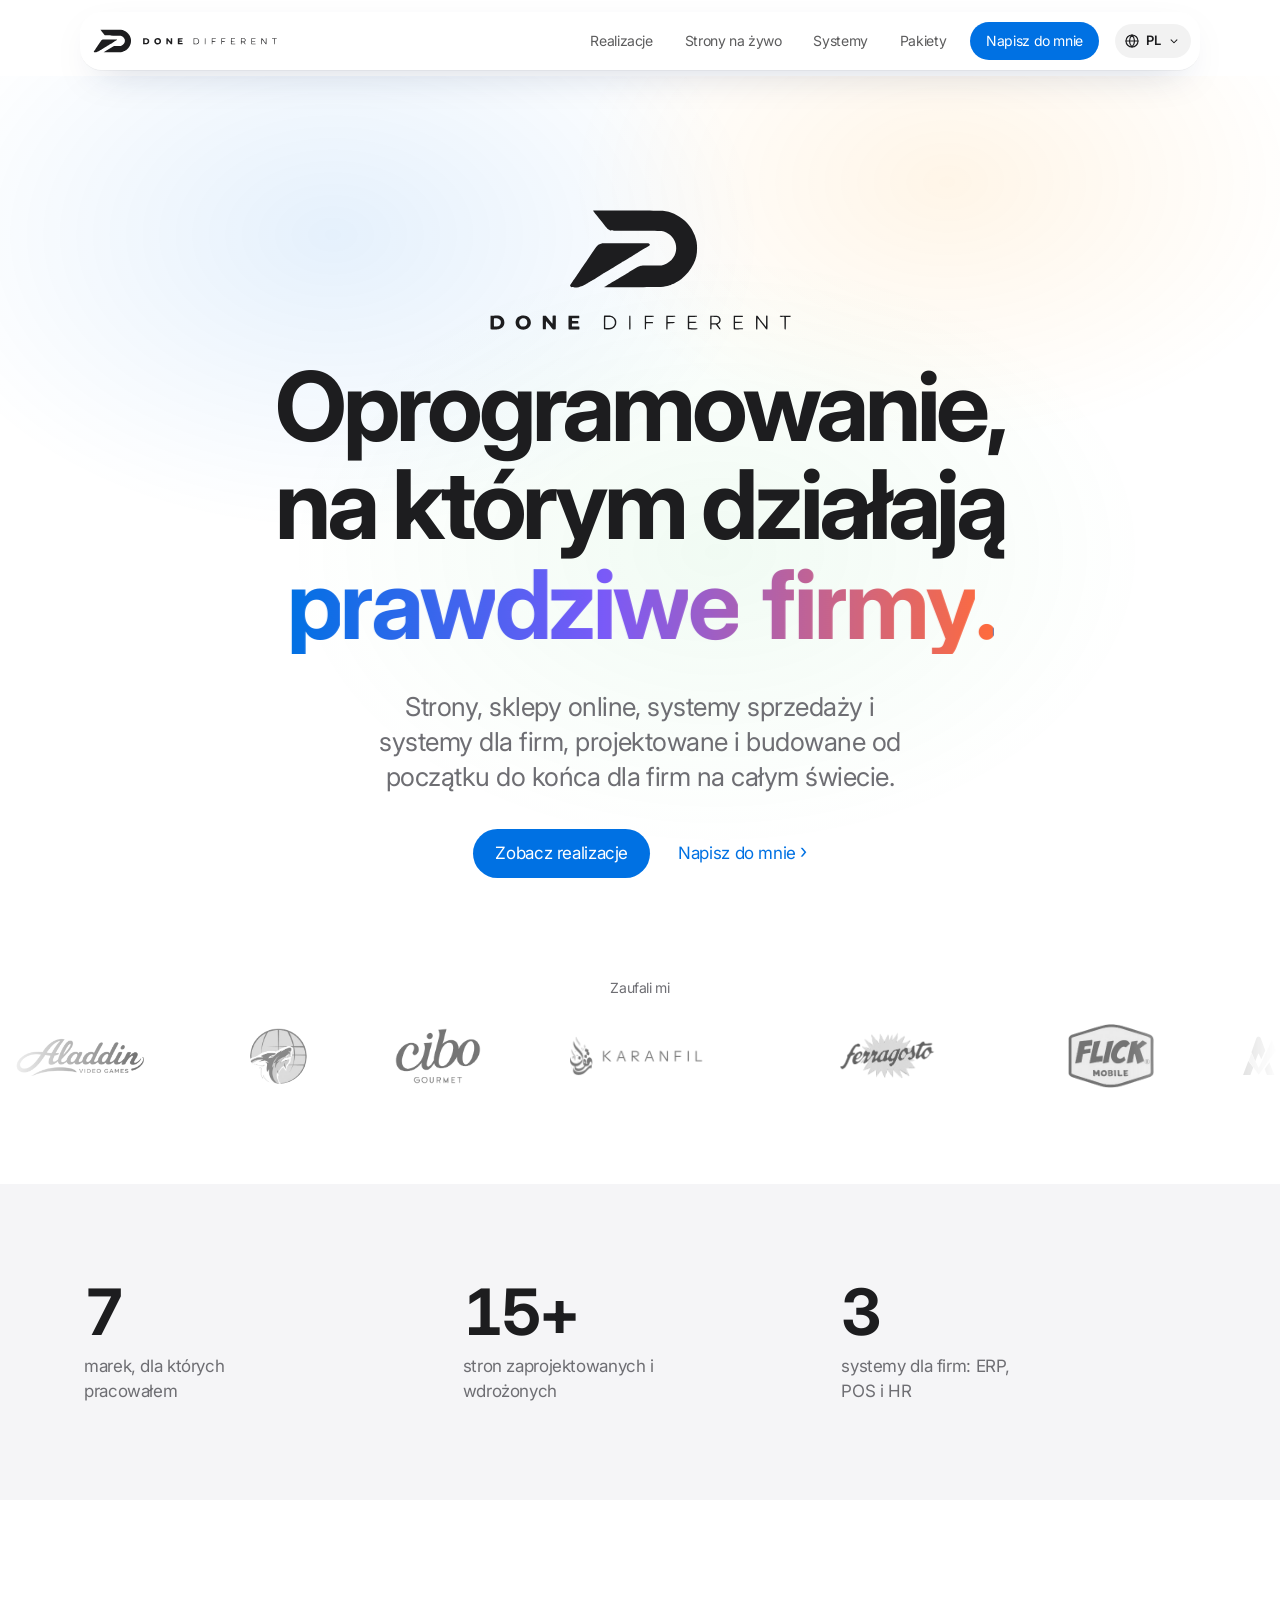
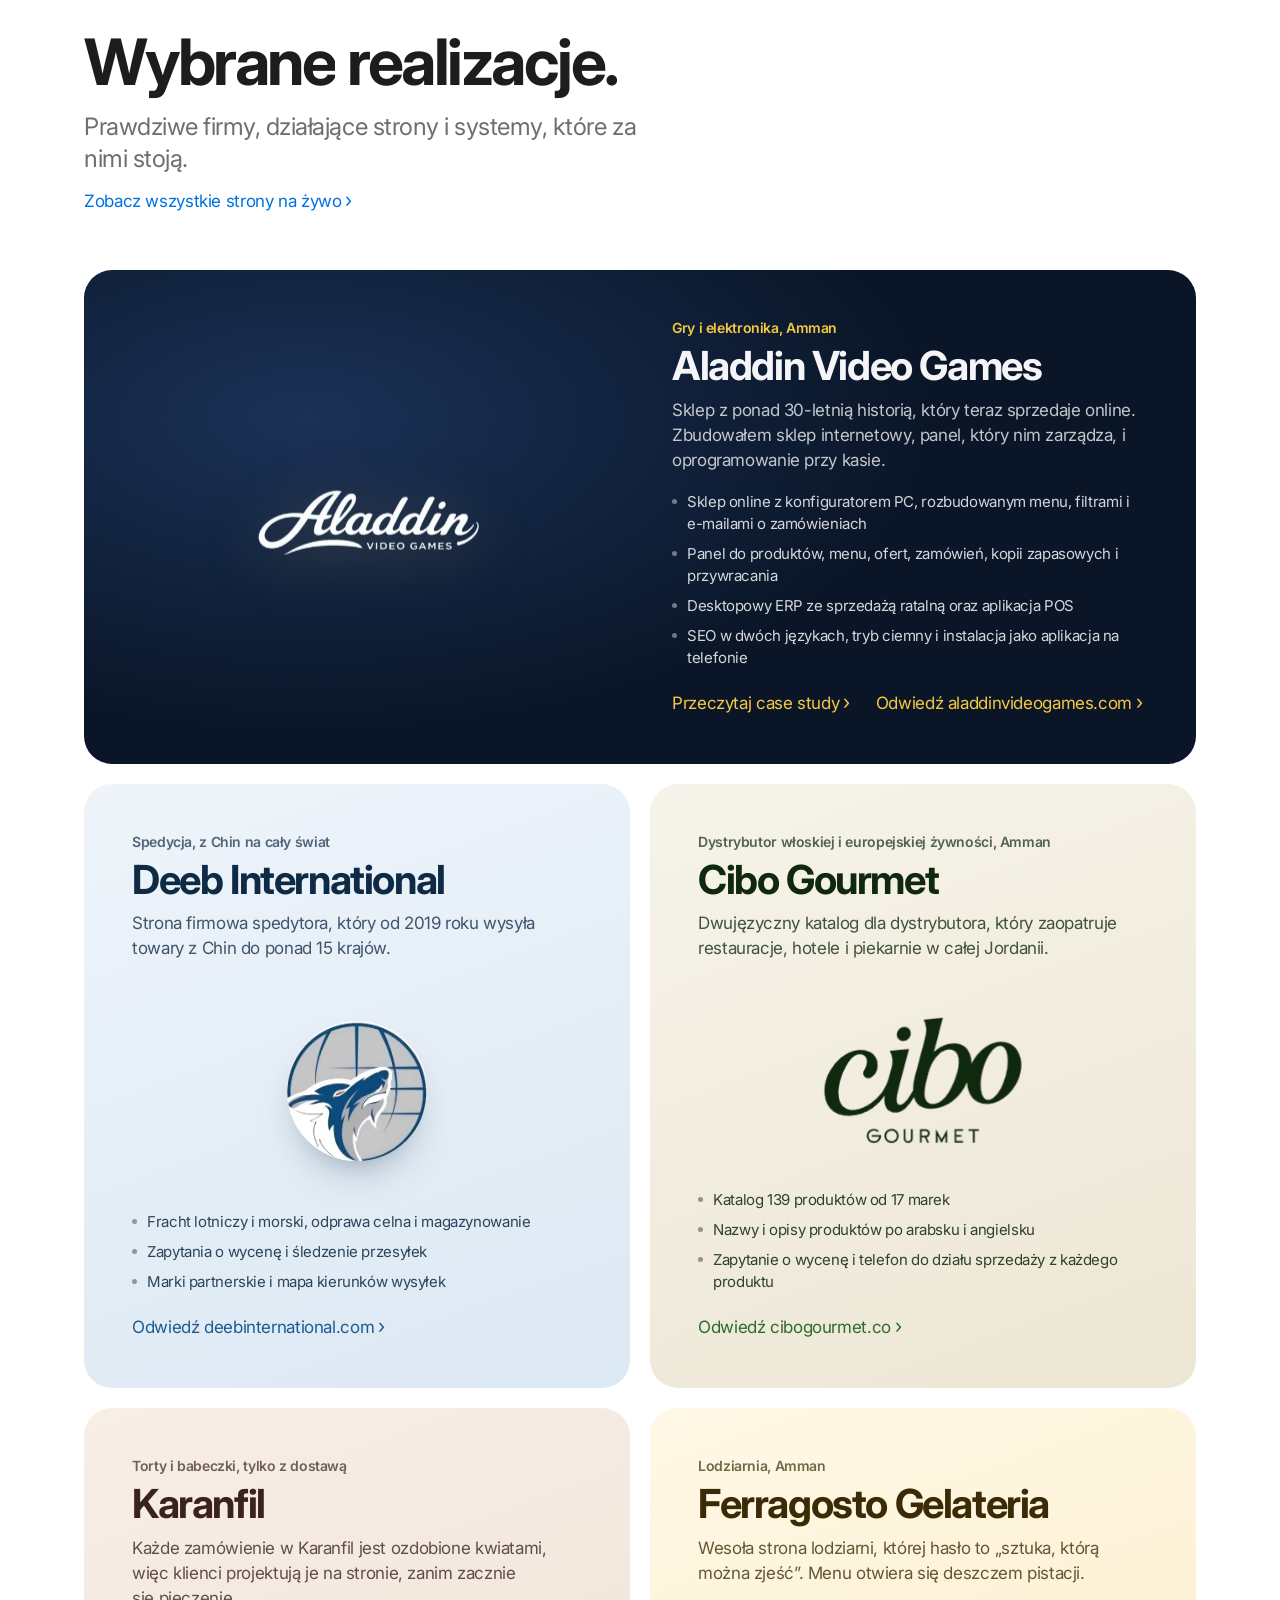
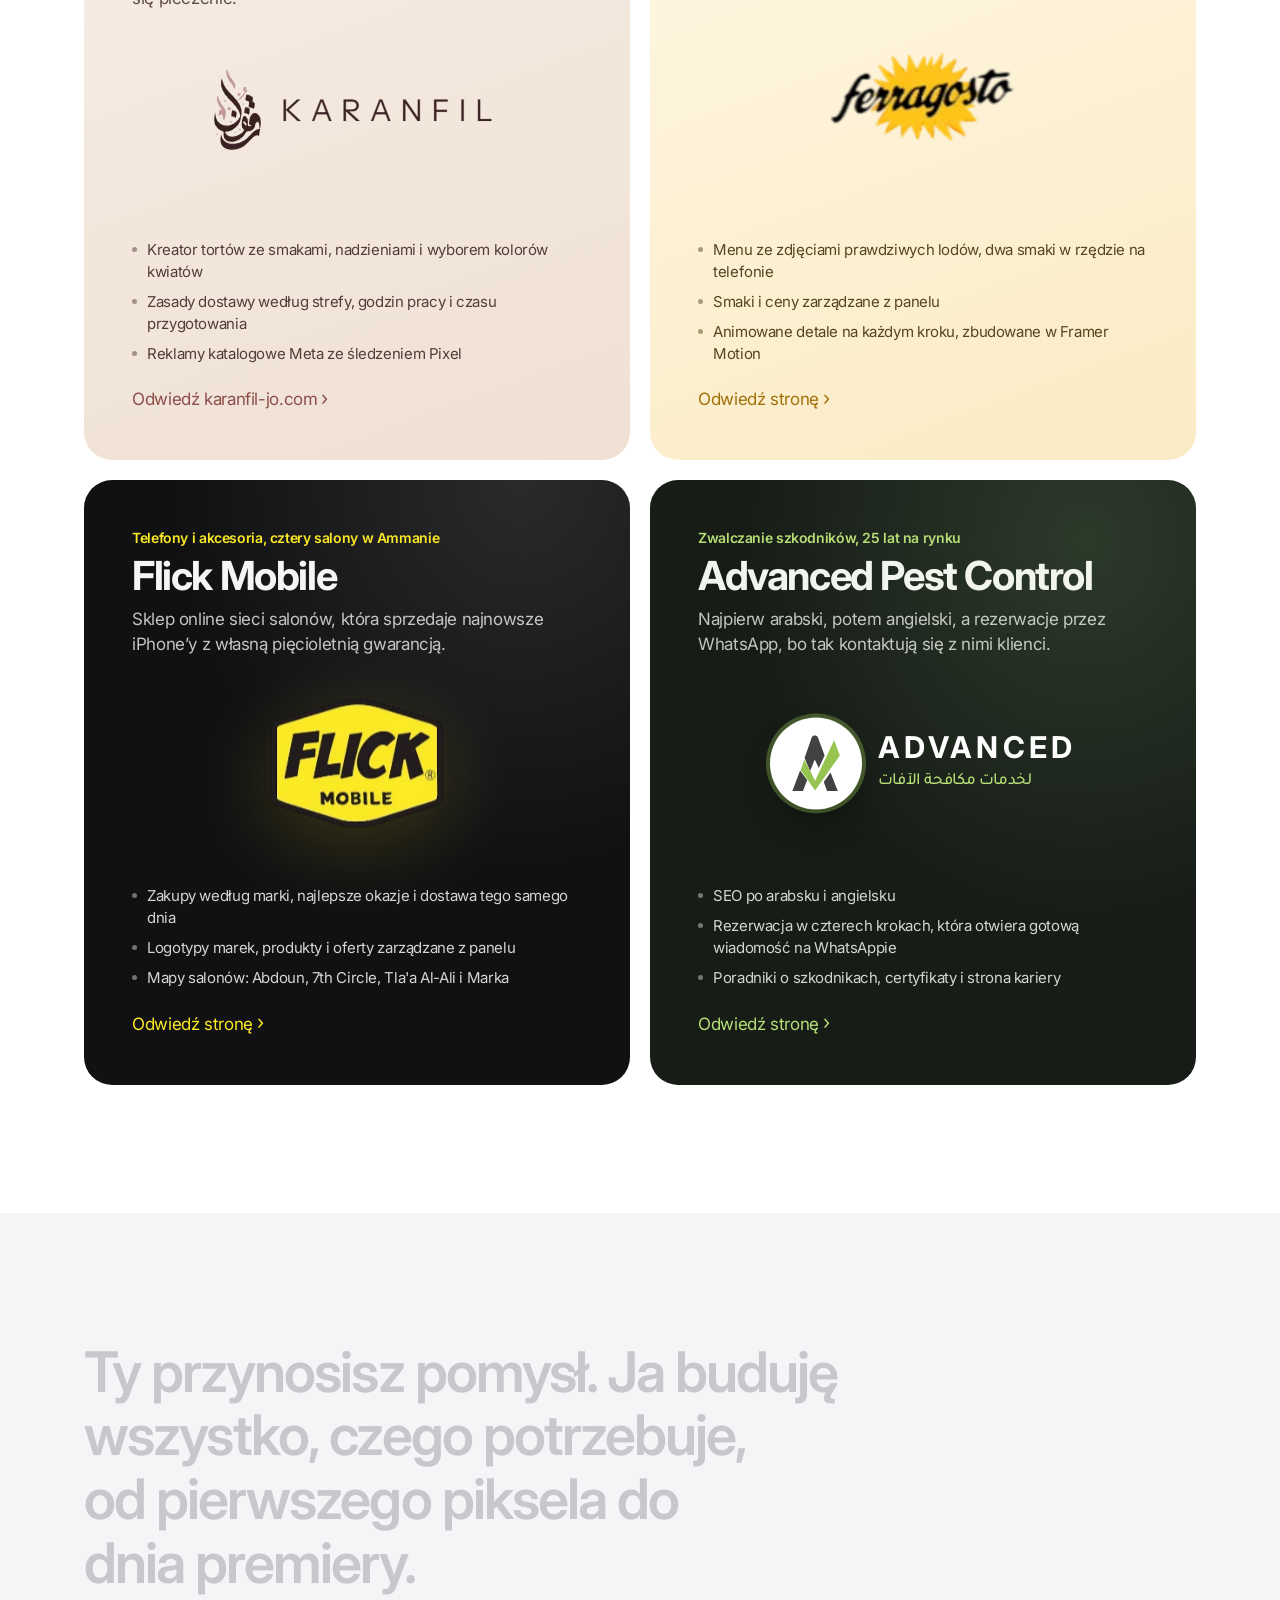
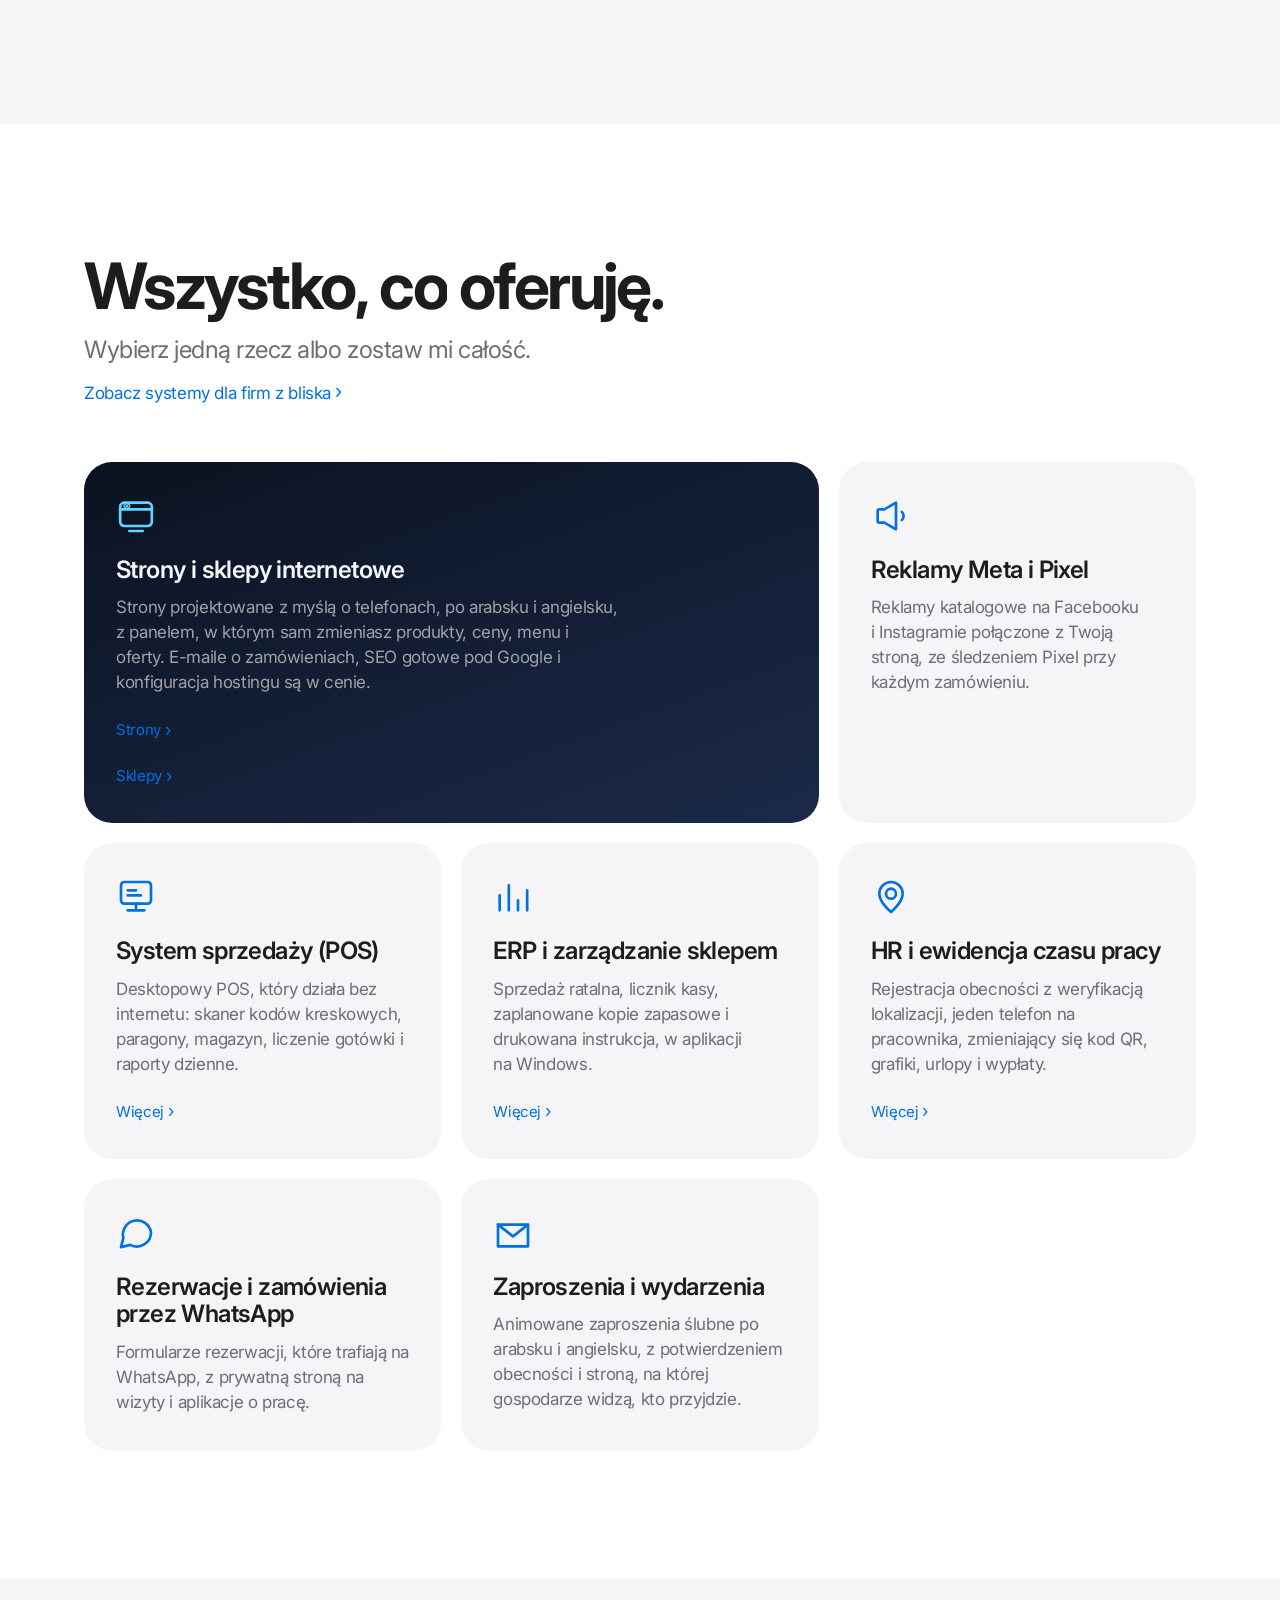
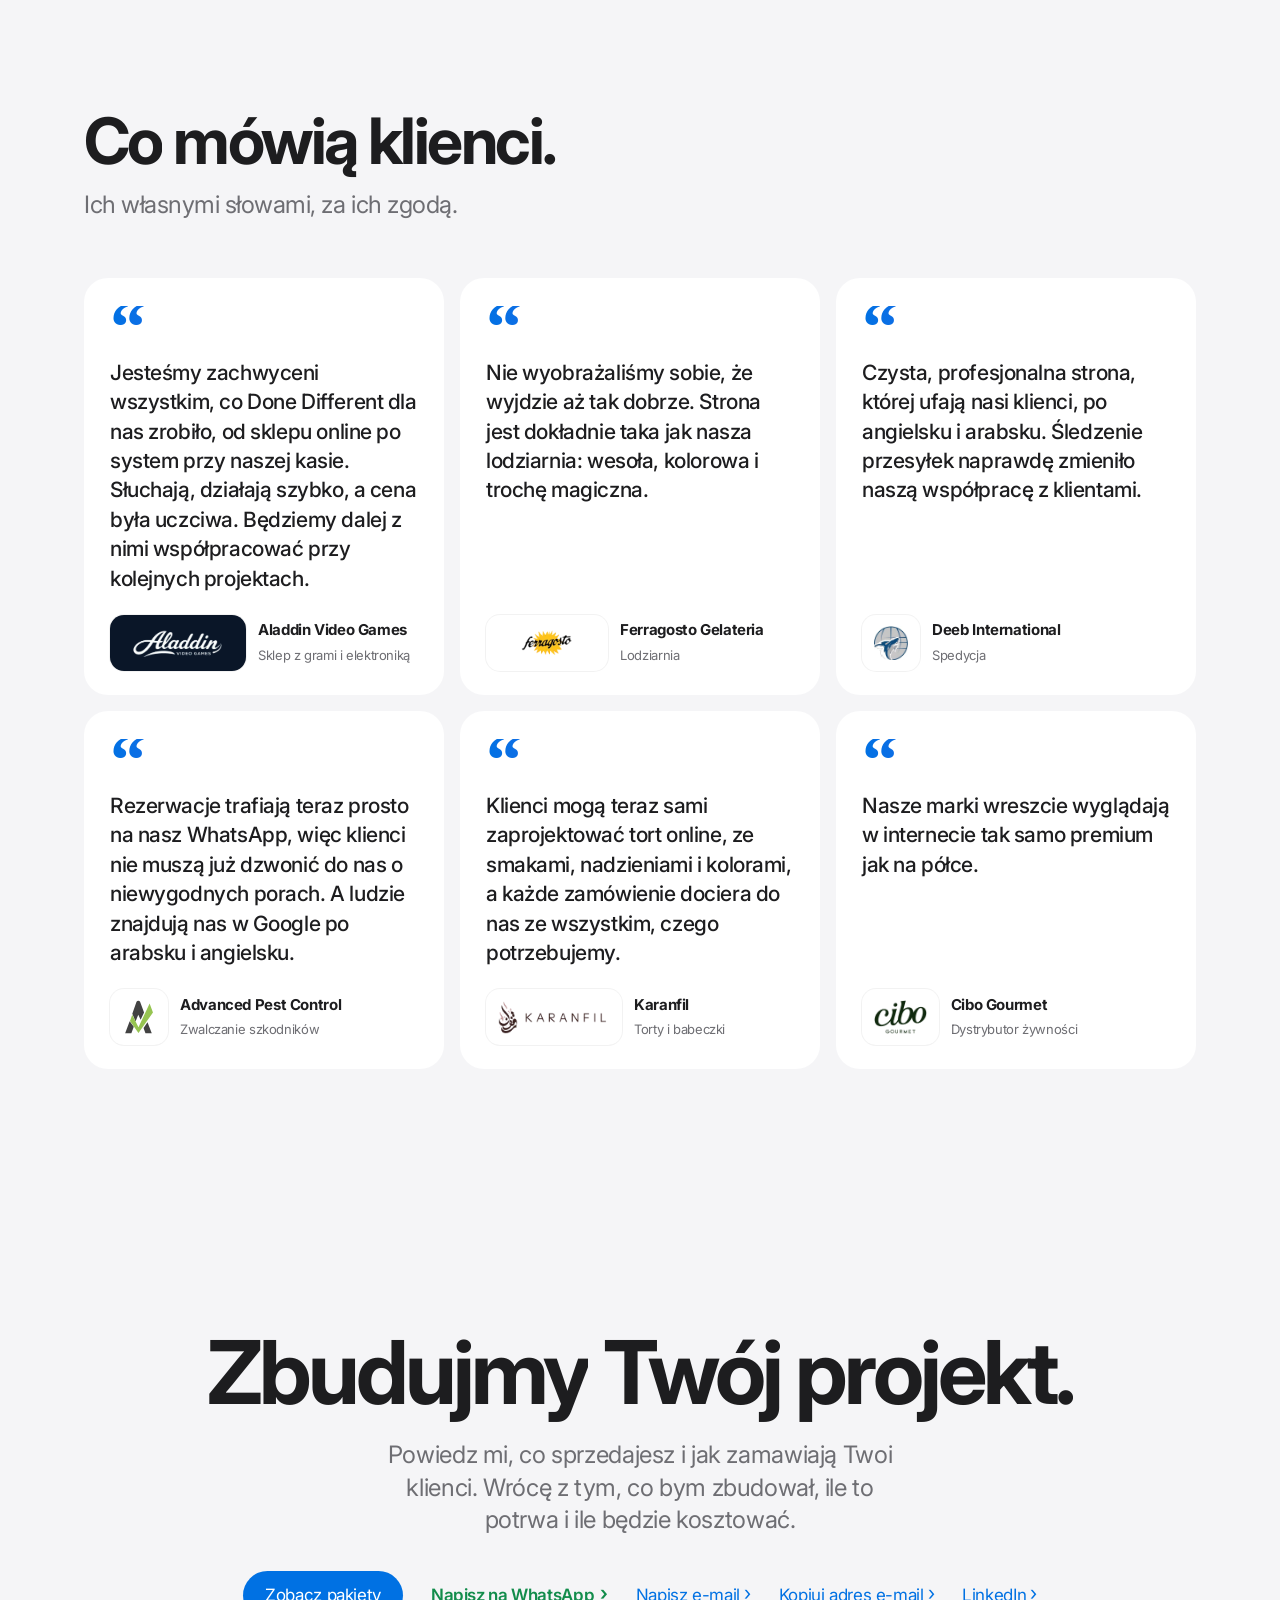
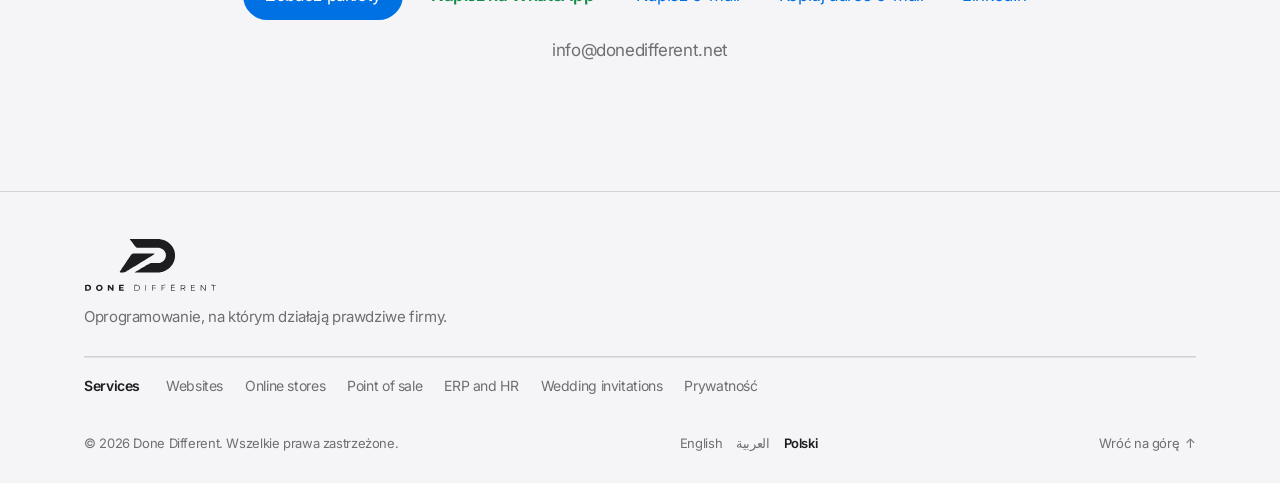
<file: pl/index.html>
<!DOCTYPE html>
<html lang="pl" dir="ltr">
<head>
<meta charset="utf-8">
<link rel="icon" href="/favicon.ico" sizes="48x48"><link rel="icon" type="image/png" sizes="96x96" href="/favicon-96.png"><link rel="icon" type="image/png" sizes="192x192" href="/favicon-192.png"><link rel="apple-touch-icon" href="/apple-touch-icon.png"><meta name="robots" content="index, follow, max-image-preview:large"><meta name="viewport" content="width=device-width, initial-scale=1">
<title>Done Different Systems — strony, sklepy online i oprogramowanie dla firm</title>
<link rel="alternate" hreflang="en" href="https://systems.donedifferent.net/"><link rel="alternate" hreflang="ar" href="https://systems.donedifferent.net/ar/"><link rel="alternate" hreflang="pl" href="https://systems.donedifferent.net/pl/"><link rel="alternate" hreflang="x-default" href="https://systems.donedifferent.net/"><meta property="og:locale" content="pl_PL"><meta property="og:locale:alternate" content="en_US"><meta property="og:locale:alternate" content="ar_AR"><script type="application/ld+json">{"@context": "https://schema.org", "@type": "ProfessionalService", "name": "Done Different", "url": "https://systems.donedifferent.net/pl/", "image": "https://systems.donedifferent.net/og.png", "areaServed": "Worldwide", "knowsLanguage": ["en", "ar", "pl"]}</script><link rel="canonical" href="https://systems.donedifferent.net/pl/">
<meta name="theme-color" content="#F5F5F7">
<meta property="og:type" content="website">
<meta property="og:site_name" content="Done Different Systems">
<meta property="og:url" content="https://systems.donedifferent.net/pl/">
<meta property="og:title" content="Done Different Systems — strony, sklepy online i oprogramowanie dla firm">
<meta property="og:description" content="Strony, sklepy online, systemy POS, ERP i HR, od początku do końca.">
<meta property="og:image" content="https://systems.donedifferent.net/og.png">
<meta property="og:image:width" content="1200">
<meta property="og:image:height" content="630">
<meta property="og:image:alt" content="Done Different z logotypami klientów, dla których pracowało">
<meta name="twitter:card" content="summary_large_image">
<meta name="twitter:title" content="Done Different Systems — strony, sklepy online i oprogramowanie dla firm">
<meta name="twitter:description" content="Strony, sklepy online, systemy POS, ERP i HR, od początku do końca.">
<meta name="twitter:image" content="https://systems.donedifferent.net/og.png">


<meta name="description" content="Strony od 1190 USD, sklepy online, systemy POS, ERP i HR oraz strony z zaproszeniami ślubnymi za 150 USD. Projektuje i buduje Done Different, po arabsku, angielsku i polsku.">
<link rel="preconnect" href="https://fonts.googleapis.com">
<link rel="preconnect" href="https://fonts.gstatic.com" crossorigin>
<link href="https://fonts.googleapis.com/css2?family=Inter:wght@400;500;600;700&family=Montserrat:wght@300;700&family=Tajawal:wght@500;700&display=swap" rel="stylesheet">
<link rel="stylesheet" href="/assets/s-7d2c9f0a98.css">
<script>window.DD_SPY=[["work", "#work"], ["services", "#systems"]]</script><script>window.DD_MAIL={"url": "https://script.google.com/macros/s/AKfycbyFYFGSmdoYCowIifRj9fHhZEJKQX8gg5jzKDLyOiDbAR0hf-uWY4Wv-mmm1ukl56oY/exec"}</script><script>window.DD_T={"words": ["prawdziwe firmy.", "sklepy online.", "kasy w sklepach.", "magazyny.", "całe zespoły.", "a nawet gry."], "getin": "Napisz do mnie", "copied": "Skopiowano", "waPk": "Dzień dobry! Mam pytanie o pakiety.", "waForm": "Dzień dobry! Chciałbym zapytać o projekt.", "waDone": "Dzień dobry, właśnie wysłałem zapytanie przez Waszą stronę. Mam na imię {n}.", "est4": "Zaproszenie ślubne, stała cena {p}", "est5": "POS lub ERP, od {p}", "est6": "Sklep online, od {p}", "est7": "Wycena po krótkiej rozmowie", "e4": "Dodaj swój numer, żebym mógł odezwać się przez WhatsApp lub telefon.", "e5": "Dodaj numer kierunkowy kraju, np. +48 lub +44.", "e6": "Sprawdź numer telefonu.", "est0": "Wybierz, czego potrzebujesz", "est1": "Strona, od {p}", "est2": "Strona + POS lub ERP, od {p}", "est3": "Pełny pakiet, od {p}", "bUnder": "Poniżej {a}", "bRange": "{a}–{b}", "bOver": "Powyżej {a}", "none": "Nic jeszcze nie wybrano", "send": "Wyślij zapytanie", "cont": "Dalej", "sending": "Wysyłanie…", "e1": "Wybierz przynajmniej jedną rzecz.", "e2": "Podaj swoje imię.", "e3": "Sprawdź adres e-mail.", "thanks": "Dziękuję, {n}. Twoje zapytanie dotarło.", "autosub": "Mamy Twoje zapytanie, {n}", "press": "przewiń, aby zacząć", "sfx_l": "dźwięki menu", "on": "wł.", "off": "wył.", "sfx": "Włącz lub wyłącz dźwięki menu", "recap": "Co nam wysłałeś", "budgetL": "Budżet", "noreply": "Odpiszę na adres e-mail, który podałeś.", "copied2": "Skopiowano. Wklej to do dowolnego e-maila na info@donedifferent.net", "copy": "Potwierdzenie jest już w drodze do Twojej skrzynki.", "mail": "Twoja aplikacja pocztowa powinna się otworzyć z gotową wiadomością. Wystarczy kliknąć wyślij.", "auto": "Dziękuję za kontakt z Done Different. Twoje zapytanie dotarło i przeczytam je osobiście. Wkrótce odpiszę z kilkoma pytaniami i propozycją krótkiej rozmowy. Zeyad Issa"}</script><script type="application/ld+json">{"@context":"https://schema.org","@type":"WebSite","name":"Done Different Systems","alternateName":"Done Different","url":"https://systems.donedifferent.net/"}</script></head>
<body><svg width="0" height="0" style="position:absolute" aria-hidden="true"><defs><symbol id="dd-mark" viewBox="0 0 960 595"><path fill="currentColor" fill-rule="evenodd" d="M26.8 575.8C24.7 574.7 21.8 572.4 20.4 570.7C16.4 565.9 17.4 562.1 25.9 550.2C29.8 544.7 34.9 537.3 37.3 533.8C39.7 530.3 43.6 524.8 45.9 521.5C48.2 518.2 52.9 511.2 56.3 506.0C59.7 500.8 65.7 491.8 69.7 486.0C73.6 480.2 83.1 466.3 90.6 455.0C98.2 443.7 109.8 426.6 116.5 417.0C128.0 400.6 158.4 355.8 188.7 310.6C215.7 270.6 219.7 266.8 243.5 259.8L251.5 257.5L420.0 257.5C512.7 257.5 589.7 257.8 591.2 258.3C594.6 259.2 599.4 266.1 598.6 268.8C597.7 271.4 596.1 272.5 562.0 293.0C545.2 303.1 527.7 313.9 523.0 317.0C518.3 320.1 513.8 322.9 513.0 323.3C511.2 324.2 509.0 325.6 503.3 329.3C500.9 330.8 498.8 332.0 498.6 332.0C498.3 332.0 496.4 333.2 494.3 334.6C492.2 336.0 489.6 337.6 488.5 338.1C487.4 338.6 483.1 341.2 479.0 344.0C472.8 348.1 447.4 363.9 441.2 367.5C439.0 368.9 432.0 373.2 429.5 374.8C428.4 375.4 426.6 376.5 425.5 377.0C424.4 377.6 422.1 378.9 420.5 379.9C418.9 381.0 415.7 382.8 413.6 384.0C411.5 385.2 406.7 388.0 403.1 390.4C399.5 392.7 393.6 396.4 390.0 398.5C386.4 400.6 381.0 404.1 377.9 406.2C374.8 408.3 372.0 410.0 371.6 410.0C371.2 410.0 366.8 412.6 361.7 415.8C356.6 419.0 344.2 426.6 334.0 432.7C312.4 445.6 287.1 460.9 271.5 470.5C265.4 474.2 256.7 479.6 252.0 482.4C247.3 485.3 238.3 490.9 232.0 494.9C217.7 503.9 194.2 518.4 187.5 522.2C175.8 529.0 173.2 530.5 167.5 534.1C164.2 536.2 156.2 541.2 149.7 545.2C143.2 549.2 136.7 553.3 135.2 554.2C117.7 565.2 96.8 573.6 80.1 576.4C65.2 578.9 31.8 578.6 26.8 575.8ZM267.9 577.1C266.6 576.7 270.8 572.0 272.5 572.0C273.2 572.0 275.5 570.7 277.6 569.2C279.7 567.6 304.7 552.5 333.0 535.5C361.3 518.6 394.6 498.5 407.0 491.0C419.4 483.5 436.9 472.9 446.0 467.5C455.1 462.1 465.4 455.8 469.0 453.5C489.1 440.5 511.5 428.5 522.9 424.5C538.0 419.2 541.9 419.0 610.3 419.0C680.7 419.0 683.3 418.8 701.5 412.8C730.7 403.0 753.1 385.9 769.4 360.8C790.3 328.7 795.6 294.0 785.5 256.5C779.8 235.8 764.0 211.1 747.0 196.2C730.9 182.2 706.5 170.6 685.0 166.7C681.6 166.1 611.6 165.5 498.5 165.1C297.0 164.4 315.3 165.1 300.4 157.8C288.9 152.2 285.5 148.3 237.0 86.1C229.0 75.8 219.7 64.1 216.3 60.0C201.6 42.2 186.0 21.9 186.0 20.6C186.0 19.8 186.8 18.9 187.8 18.6C191.9 17.5 682.5 18.7 693.0 19.9C751.7 26.6 802.1 49.2 851.1 90.7C864.3 101.9 888.3 129.8 899.5 147.0C906.7 158.0 923.3 191.1 926.8 201.5C939.5 238.4 942.5 256.2 942.5 294.0C942.5 339.9 935.8 369.8 916.7 408.5C894.7 453.2 865.7 488.5 826.5 518.1C820.7 522.5 805.2 533.0 804.5 533.0C804.3 533.0 799.8 535.6 794.3 538.8C788.9 542.0 782.0 545.8 779.0 547.2C776.0 548.6 770.0 551.4 765.7 553.4C761.5 555.4 757.4 557.0 756.7 557.0C756.0 557.0 754.9 557.5 754.3 558.1C753.7 558.7 751.7 559.5 749.9 560.0C748.0 560.5 744.0 561.8 741.0 562.9C736.0 564.8 732.5 565.8 714.0 570.5C702.9 573.3 692.2 575.0 678.5 576.0C665.6 577.0 270.8 578.1 267.9 577.1Z"/></symbol><symbol id="dd-word" viewBox="0 0 2221 139"><path fill="currentColor" fill-rule="evenodd" d="M244.5 120.9C229.4 118.5 212.2 106.2 206.0 93.5C195.6 71.9 201.6 44.1 219.6 30.2C230.9 21.5 244.1 17.6 259.6 18.2C293.5 19.6 315.5 44.4 311.7 76.9C308.3 106.0 277.4 126.2 244.5 120.9ZM19.6 118.5C18.3 117.1 18.1 110.8 18.3 68.7L18.5 20.5L42.5 19.9C80.1 19.0 88.3 20.6 102.6 31.8C116.1 42.4 122.1 62.1 117.9 82.2C114.2 99.8 97.6 114.5 77.1 118.4C65.2 120.7 21.8 120.7 19.6 118.5ZM400.2 119.2C398.9 118.3 398.2 23.1 399.5 21.0C399.8 20.4 404.7 20.0 410.5 20.0L420.9 20.0L424.7 24.7C429.1 30.3 437.5 40.3 443.6 47.5C450.5 55.7 455.6 62.1 461.7 70.2C464.9 74.5 468.1 77.9 468.7 78.0C469.7 78.0 470.0 71.3 470.2 49.2L470.5 20.5L479.8 19.6C486.3 19.0 489.8 19.1 491.5 19.8L494.0 21.0L494.0 69.3C494.0 105.5 493.7 117.9 492.8 118.8C492.0 119.6 488.2 120.0 482.2 120.0C473.2 120.0 472.7 119.9 470.5 117.2C469.2 115.7 462.4 107.3 455.4 98.5C448.4 89.7 441.3 80.9 439.6 78.9C437.9 76.9 433.6 71.8 430.1 67.6C426.6 63.4 423.3 60.3 422.9 60.7C422.4 61.2 421.9 74.6 421.8 90.5L421.5 119.5L411.5 119.8C406.0 119.9 400.9 119.6 400.2 119.2ZM587.1 118.6C585.7 117.0 585.7 23.1 587.0 21.0C588.1 19.3 661.7 19.5 663.8 21.2C665.2 22.4 665.3 37.0 663.9 38.4C663.6 38.7 652.1 39.1 638.3 39.2C624.4 39.4 612.9 39.8 612.5 40.1C611.5 41.2 611.2 56.5 612.2 57.8C613.0 58.7 618.7 59.0 634.4 59.0C649.6 59.0 655.9 59.3 656.8 60.2C658.0 61.4 658.5 73.6 657.4 76.4C656.9 77.8 654.0 78.0 635.1 78.0C619.6 78.0 613.1 78.3 612.2 79.2C610.6 80.8 610.6 97.6 612.1 98.6C612.8 99.0 624.5 99.2 638.3 99.2C654.9 99.1 663.8 99.5 664.7 100.2C666.3 101.5 666.5 115.2 665.0 118.1C664.0 119.9 662.5 120.0 626.1 120.0C594.6 120.0 588.0 119.8 587.1 118.6ZM844.7 119.3C844.3 119.0 844.0 96.7 844.0 69.9C844.0 24.4 844.1 21.0 845.8 20.2C848.5 18.8 884.6 18.7 893.0 20.1C911.9 23.0 927.5 37.0 933.2 56.0C934.9 61.9 934.7 77.1 932.7 84.1C928.1 100.8 913.6 114.2 895.5 118.5C889.3 120.0 846.0 120.7 844.7 119.3ZM1028.5 118.8C1028.2 118.1 1028.1 95.7 1028.2 69.0L1028.5 20.5L1032.4 20.2C1034.8 20.0 1036.6 20.4 1037.1 21.2C1038.1 22.7 1038.3 116.0 1037.4 118.4C1036.6 120.4 1029.2 120.6 1028.5 118.8ZM1142.6 119.2C1142.0 118.2 1141.7 21.0 1142.3 20.4C1142.5 20.2 1156.7 20.0 1173.9 20.0C1206.2 19.9 1208.0 20.1 1208.0 24.0C1208.0 28.5 1206.0 28.8 1178.5 29.0C1164.2 29.0 1152.2 29.4 1151.7 29.9C1151.3 30.3 1151.1 38.7 1151.2 48.6L1151.5 66.5L1175.4 66.8C1201.4 67.1 1202.3 67.3 1201.8 72.4L1201.5 75.5L1177.6 75.8C1162.2 75.9 1153.2 76.4 1152.4 77.1C1151.4 77.9 1151.0 83.3 1150.8 98.9L1150.5 119.5L1146.8 119.8C1144.8 120.0 1142.9 119.7 1142.6 119.2ZM1299.1 118.6C1298.3 117.7 1298.1 103.8 1298.2 68.9L1298.5 20.5L1329.0 20.0C1345.8 19.7 1360.5 19.8 1361.8 20.2C1364.3 21.0 1365.0 26.2 1362.8 27.7C1362.1 28.1 1349.6 28.7 1335.0 29.0L1308.5 29.5L1308.5 48.0L1308.5 66.5L1332.8 66.8L1357.1 67.0L1358.2 69.6C1360.8 75.2 1359.8 75.4 1332.9 76.0L1308.5 76.5L1307.9 98.0C1307.6 109.8 1307.3 119.6 1307.2 119.8C1306.5 120.6 1300.0 119.8 1299.1 118.6ZM1455.7 119.3C1454.7 118.4 1454.8 21.2 1455.8 20.7C1456.4 20.2 1515.8 19.5 1520.2 19.9C1522.4 20.0 1523.5 24.2 1522.0 26.9C1520.9 29.0 1520.4 29.1 1493.8 29.0C1478.9 28.9 1466.3 29.3 1465.8 29.8C1465.3 30.3 1465.1 38.0 1465.2 47.1L1465.5 63.5L1490.4 64.0L1515.3 64.5L1516.3 67.3C1518.1 72.8 1517.2 73.0 1491.0 73.0C1472.0 73.0 1467.0 73.3 1466.1 74.4C1465.3 75.3 1465.0 81.2 1465.2 93.1L1465.5 110.5L1493.9 110.8C1512.8 110.9 1522.8 111.4 1523.7 112.1C1525.3 113.5 1525.4 117.2 1523.8 118.8C1522.5 120.1 1456.9 120.6 1455.7 119.3ZM1618.5 118.8C1618.2 118.1 1618.1 95.7 1618.2 69.0L1618.5 20.5L1645.0 20.5C1674.8 20.5 1675.1 20.6 1684.1 28.7C1691.5 35.4 1694.0 41.1 1694.0 51.6C1694.0 59.8 1693.7 61.3 1690.9 66.9C1687.7 73.4 1680.1 80.2 1674.6 81.6C1673.2 81.9 1672.0 82.7 1672.0 83.2C1672.0 84.7 1680.5 97.8 1687.8 107.5C1695.5 117.9 1695.8 120.0 1689.6 120.0C1684.7 120.0 1683.9 119.3 1675.5 106.5C1669.6 97.7 1661.2 86.2 1659.9 85.4C1659.1 84.9 1636.4 84.6 1628.8 85.0C1628.4 85.0 1627.9 92.8 1627.8 102.2L1627.5 119.5L1623.2 119.8C1620.4 120.0 1618.8 119.7 1618.5 118.8ZM1790.1 118.6C1789.3 117.7 1789.1 103.8 1789.2 68.9L1789.5 20.5L1822.7 20.2C1854.4 20.0 1855.9 20.1 1856.5 21.9C1856.8 22.9 1856.6 24.9 1856.0 26.4L1855.0 29.1L1828.0 29.0C1813.2 28.9 1800.6 29.2 1800.0 29.5C1798.6 30.3 1798.7 62.7 1800.0 63.5C1800.6 63.9 1812.0 64.2 1825.3 64.3L1849.5 64.5L1849.5 68.5L1849.5 72.5L1825.0 72.8C1807.0 73.0 1800.4 73.4 1799.8 74.3C1798.9 75.7 1798.7 107.1 1799.6 109.4C1800.1 110.8 1803.6 111.0 1827.9 111.0C1857.0 111.0 1858.0 111.1 1858.0 115.5C1858.0 119.9 1857.2 120.0 1823.4 120.0C1797.5 120.0 1791.0 119.7 1790.1 118.6ZM1953.0 118.1C1951.5 115.1 1951.6 22.8 1953.2 21.2C1954.8 19.6 1960.2 19.7 1962.2 21.2C1963.0 21.9 1969.3 29.7 1976.1 38.5C1982.8 47.3 1991.6 58.5 1995.5 63.5C1999.4 68.5 2003.7 74.1 2005.0 76.0C2006.3 77.9 2009.4 81.9 2011.7 84.8C2014.0 87.6 2017.5 92.5 2019.5 95.5C2021.4 98.5 2023.4 101.0 2024.0 101.0C2024.7 101.0 2025.0 87.3 2025.0 61.0L2025.0 21.0L2027.6 20.0C2029.4 19.3 2031.0 19.3 2032.8 20.3L2035.5 21.5L2035.6 69.3C2035.8 121.7 2035.9 120.0 2029.8 120.0C2027.8 120.0 2026.1 119.1 2024.5 117.2C2020.7 112.8 2006.0 93.9 1990.5 73.5C1969.5 45.8 1964.5 39.5 1963.5 39.5C1962.9 39.5 1962.4 55.6 1962.2 78.5C1962.0 100.0 1961.7 118.1 1961.5 118.8C1960.8 120.8 1954.2 120.3 1953.0 118.1ZM2160.2 118.8C2159.3 117.9 2159.0 106.5 2159.0 73.9C2159.0 40.0 2158.7 29.9 2157.8 29.3C2157.1 28.9 2150.1 28.7 2142.2 28.9C2132.0 29.1 2127.5 28.8 2126.5 28.0C2124.7 26.5 2124.5 21.6 2126.2 20.4C2126.9 19.9 2144.6 19.7 2165.5 20.0L2203.5 20.5L2203.8 24.2C2204.2 28.9 2204.1 28.9 2184.5 29.3L2169.5 29.5L2169.2 73.4C2169.1 103.8 2168.6 117.7 2167.9 118.7C2166.5 120.3 2161.8 120.4 2160.2 118.8ZM893.4 108.5C909.4 104.7 919.6 94.5 922.9 79.2C927.1 59.5 918.7 40.8 902.2 32.9L895.5 29.6L875.6 29.2C861.5 28.9 855.6 29.1 855.1 29.9C854.2 31.3 853.7 105.5 854.5 108.1C855.1 109.9 856.3 110.0 871.3 110.0C881.6 109.9 889.6 109.4 893.4 108.5ZM269.6 97.1C286.8 89.6 291.8 64.3 279.0 48.8C271.4 39.6 254.5 36.5 243.0 42.2C226.0 50.6 221.6 76.6 234.8 91.2C242.5 99.8 257.5 102.3 269.6 97.1ZM75.3 97.3C90.3 91.9 96.9 76.3 92.0 57.9C90.1 50.8 84.2 45.0 75.8 41.9C70.4 39.9 46.5 38.4 44.2 39.8C43.2 40.5 42.9 46.7 43.0 69.0C43.0 84.5 43.3 97.7 43.6 98.1C44.6 99.8 70.1 99.1 75.3 97.3ZM1670.1 73.1C1687.5 65.4 1689.0 40.4 1672.7 31.8C1668.9 29.8 1666.5 29.5 1649.0 29.0C1638.3 28.7 1629.2 28.6 1628.8 28.8C1628.3 29.0 1628.0 39.4 1628.0 52.1L1628.0 75.0L1646.9 75.0C1663.4 75.0 1666.3 74.8 1670.1 73.1Z"/></symbol><symbol id="dd-full" viewBox="0 0 2221 903"><path fill="currentColor" fill-rule="evenodd" d="M244.5 884.9C229.4 882.5 212.2 870.2 206.0 857.5C195.6 835.9 201.6 808.1 219.6 794.2C230.9 785.5 244.1 781.6 259.6 782.2C293.5 783.6 315.5 808.4 311.7 840.9C308.3 870.0 277.4 890.2 244.5 884.9ZM19.6 882.5C18.3 881.1 18.1 874.8 18.3 832.7L18.5 784.5L42.5 783.9C80.1 783.0 88.3 784.6 102.6 795.8C116.1 806.4 122.1 826.1 117.9 846.2C114.2 863.8 97.6 878.5 77.1 882.4C65.2 884.7 21.8 884.7 19.6 882.5ZM400.2 883.2C398.9 882.3 398.2 787.1 399.5 785.0C399.8 784.4 404.7 784.0 410.5 784.0L420.9 784.0L424.7 788.7C429.1 794.3 437.5 804.3 443.6 811.5C450.5 819.7 455.6 826.1 461.7 834.2C464.9 838.5 468.1 841.9 468.7 842.0C469.7 842.0 470.0 835.3 470.2 813.2L470.5 784.5L479.8 783.6C486.3 783.0 489.8 783.1 491.5 783.8L494.0 785.0L494.0 833.3C494.0 869.5 493.7 881.9 492.8 882.8C492.0 883.6 488.2 884.0 482.2 884.0C473.2 884.0 472.7 883.9 470.5 881.2C469.2 879.7 462.4 871.3 455.4 862.5C448.4 853.7 441.3 844.9 439.6 842.9C437.9 840.9 433.6 835.8 430.1 831.6C426.6 827.4 423.3 824.3 422.9 824.7C422.4 825.2 421.9 838.6 421.8 854.5L421.5 883.5L411.5 883.8C406.0 883.9 400.9 883.6 400.2 883.2ZM587.1 882.6C585.7 881.0 585.7 787.1 587.0 785.0C588.1 783.3 661.7 783.5 663.8 785.2C665.2 786.4 665.3 801.0 663.9 802.4C663.6 802.7 652.1 803.1 638.3 803.2C624.4 803.4 612.9 803.8 612.5 804.1C611.5 805.2 611.2 820.5 612.2 821.8C613.0 822.7 618.7 823.0 634.4 823.0C649.6 823.0 655.9 823.3 656.8 824.2C658.0 825.4 658.5 837.6 657.4 840.4C656.9 841.8 654.0 842.0 635.1 842.0C619.6 842.0 613.1 842.3 612.2 843.2C610.6 844.8 610.6 861.6 612.1 862.6C612.8 863.0 624.5 863.2 638.3 863.2C654.9 863.1 663.8 863.5 664.7 864.2C666.3 865.5 666.5 879.2 665.0 882.1C664.0 883.9 662.5 884.0 626.1 884.0C594.6 884.0 588.0 883.8 587.1 882.6ZM844.7 883.3C844.3 883.0 844.0 860.7 844.0 833.9C844.0 788.4 844.1 785.0 845.8 784.2C848.5 782.8 884.6 782.7 893.0 784.1C911.9 787.0 927.5 801.0 933.2 820.0C934.9 825.9 934.7 841.1 932.7 848.1C928.1 864.8 913.6 878.2 895.5 882.5C889.3 884.0 846.0 884.7 844.7 883.3ZM1028.5 882.8C1028.2 882.1 1028.1 859.7 1028.2 833.0L1028.5 784.5L1032.4 784.2C1034.8 784.0 1036.6 784.4 1037.1 785.2C1038.1 786.7 1038.3 880.0 1037.4 882.4C1036.6 884.4 1029.2 884.6 1028.5 882.8ZM1142.6 883.2C1142.0 882.2 1141.7 785.0 1142.3 784.4C1142.5 784.2 1156.7 784.0 1173.9 784.0C1206.2 783.9 1208.0 784.1 1208.0 788.0C1208.0 792.5 1206.0 792.8 1178.5 793.0C1164.2 793.0 1152.2 793.4 1151.7 793.9C1151.3 794.3 1151.1 802.7 1151.2 812.6L1151.5 830.5L1175.4 830.8C1201.4 831.1 1202.3 831.3 1201.8 836.4L1201.5 839.5L1177.6 839.8C1162.2 839.9 1153.2 840.4 1152.4 841.1C1151.4 841.9 1151.0 847.3 1150.8 862.9L1150.5 883.5L1146.8 883.8C1144.8 884.0 1142.9 883.7 1142.6 883.2ZM1299.1 882.6C1298.3 881.7 1298.1 867.8 1298.2 832.9L1298.5 784.5L1329.0 784.0C1345.8 783.7 1360.5 783.8 1361.8 784.2C1364.3 785.0 1365.0 790.2 1362.8 791.7C1362.1 792.1 1349.6 792.7 1335.0 793.0L1308.5 793.5L1308.5 812.0L1308.5 830.5L1332.8 830.8L1357.1 831.0L1358.2 833.6C1360.8 839.2 1359.8 839.4 1332.9 840.0L1308.5 840.5L1307.9 862.0C1307.6 873.8 1307.3 883.6 1307.2 883.8C1306.5 884.6 1300.0 883.8 1299.1 882.6ZM1455.7 883.3C1454.7 882.4 1454.8 785.2 1455.8 784.7C1456.4 784.2 1515.8 783.5 1520.2 783.9C1522.4 784.0 1523.5 788.2 1522.0 790.9C1520.9 793.0 1520.4 793.1 1493.8 793.0C1478.9 792.9 1466.3 793.3 1465.8 793.8C1465.3 794.3 1465.1 802.0 1465.2 811.1L1465.5 827.5L1490.4 828.0L1515.3 828.5L1516.3 831.3C1518.1 836.8 1517.2 837.0 1491.0 837.0C1472.0 837.0 1467.0 837.3 1466.1 838.4C1465.3 839.3 1465.0 845.2 1465.2 857.1L1465.5 874.5L1493.9 874.8C1512.8 874.9 1522.8 875.4 1523.7 876.1C1525.3 877.5 1525.4 881.2 1523.8 882.8C1522.5 884.1 1456.9 884.6 1455.7 883.3ZM1618.5 882.8C1618.2 882.1 1618.1 859.7 1618.2 833.0L1618.5 784.5L1645.0 784.5C1674.8 784.5 1675.1 784.6 1684.1 792.7C1691.5 799.4 1694.0 805.1 1694.0 815.6C1694.0 823.8 1693.7 825.3 1690.9 830.9C1687.7 837.4 1680.1 844.2 1674.6 845.6C1673.2 845.9 1672.0 846.7 1672.0 847.2C1672.0 848.7 1680.5 861.8 1687.8 871.5C1695.5 881.9 1695.8 884.0 1689.6 884.0C1684.7 884.0 1683.9 883.3 1675.5 870.5C1669.6 861.7 1661.2 850.2 1659.9 849.4C1659.1 848.9 1636.4 848.6 1628.8 849.0C1628.4 849.0 1627.9 856.8 1627.8 866.2L1627.5 883.5L1623.2 883.8C1620.4 884.0 1618.8 883.7 1618.5 882.8ZM1790.1 882.6C1789.3 881.7 1789.1 867.8 1789.2 832.9L1789.5 784.5L1822.7 784.2C1854.4 784.0 1855.9 784.1 1856.5 785.9C1856.8 786.9 1856.6 788.9 1856.0 790.4L1855.0 793.1L1828.0 793.0C1813.2 792.9 1800.6 793.2 1800.0 793.5C1798.6 794.3 1798.7 826.7 1800.0 827.5C1800.6 827.9 1812.0 828.2 1825.3 828.3L1849.5 828.5L1849.5 832.5L1849.5 836.5L1825.0 836.8C1807.0 837.0 1800.4 837.4 1799.8 838.3C1798.9 839.7 1798.7 871.1 1799.6 873.4C1800.1 874.8 1803.6 875.0 1827.9 875.0C1857.0 875.0 1858.0 875.1 1858.0 879.5C1858.0 883.9 1857.2 884.0 1823.4 884.0C1797.5 884.0 1791.0 883.7 1790.1 882.6ZM1953.0 882.1C1951.5 879.1 1951.6 786.8 1953.2 785.2C1954.8 783.6 1960.2 783.7 1962.2 785.2C1963.0 785.9 1969.3 793.7 1976.1 802.5C1982.8 811.3 1991.6 822.5 1995.5 827.5C1999.4 832.5 2003.7 838.1 2005.0 840.0C2006.3 841.9 2009.4 845.9 2011.7 848.8C2014.0 851.6 2017.5 856.5 2019.5 859.5C2021.4 862.5 2023.4 865.0 2024.0 865.0C2024.7 865.0 2025.0 851.3 2025.0 825.0L2025.0 785.0L2027.6 784.0C2029.4 783.3 2031.0 783.3 2032.8 784.3L2035.5 785.5L2035.6 833.3C2035.8 885.7 2035.9 884.0 2029.8 884.0C2027.8 884.0 2026.1 883.1 2024.5 881.2C2020.7 876.8 2006.0 857.9 1990.5 837.5C1969.5 809.8 1964.5 803.5 1963.5 803.5C1962.9 803.5 1962.4 819.6 1962.2 842.5C1962.0 864.0 1961.7 882.1 1961.5 882.8C1960.8 884.8 1954.2 884.3 1953.0 882.1ZM2160.2 882.8C2159.3 881.9 2159.0 870.5 2159.0 837.9C2159.0 804.0 2158.7 793.9 2157.8 793.3C2157.1 792.9 2150.1 792.7 2142.2 792.9C2132.0 793.1 2127.5 792.8 2126.5 792.0C2124.7 790.5 2124.5 785.6 2126.2 784.4C2126.9 783.9 2144.6 783.7 2165.5 784.0L2203.5 784.5L2203.8 788.2C2204.2 792.9 2204.1 792.9 2184.5 793.3L2169.5 793.5L2169.2 837.4C2169.1 867.8 2168.6 881.7 2167.9 882.7C2166.5 884.3 2161.8 884.4 2160.2 882.8ZM893.4 872.5C909.4 868.7 919.6 858.5 922.9 843.2C927.1 823.5 918.7 804.8 902.2 796.9L895.5 793.6L875.6 793.2C861.5 792.9 855.6 793.1 855.1 793.9C854.2 795.3 853.7 869.5 854.5 872.1C855.1 873.9 856.3 874.0 871.3 874.0C881.6 873.9 889.6 873.4 893.4 872.5ZM269.6 861.1C286.8 853.6 291.8 828.3 279.0 812.8C271.4 803.6 254.5 800.5 243.0 806.2C226.0 814.6 221.6 840.6 234.8 855.2C242.5 863.8 257.5 866.3 269.6 861.1ZM75.3 861.3C90.3 855.9 96.9 840.3 92.0 821.9C90.1 814.8 84.2 809.0 75.8 805.9C70.4 803.9 46.5 802.4 44.2 803.8C43.2 804.5 42.9 810.7 43.0 833.0C43.0 848.5 43.3 861.7 43.6 862.1C44.6 863.8 70.1 863.1 75.3 861.3ZM1670.1 837.1C1687.5 829.4 1689.0 804.4 1672.7 795.8C1668.9 793.8 1666.5 793.5 1649.0 793.0C1638.3 792.7 1629.2 792.6 1628.8 792.8C1628.3 793.0 1628.0 803.4 1628.0 816.1L1628.0 839.0L1646.9 839.0C1663.4 839.0 1666.3 838.8 1670.1 837.1ZM606.8 575.8C604.7 574.7 601.8 572.4 600.4 570.7C596.4 565.9 597.4 562.1 605.9 550.2C609.8 544.7 614.9 537.3 617.3 533.8C619.7 530.3 623.6 524.8 625.9 521.5C628.2 518.2 632.9 511.2 636.3 506.0C639.7 500.8 645.7 491.8 649.7 486.0C653.6 480.2 663.1 466.3 670.6 455.0C678.2 443.7 689.8 426.6 696.5 417.0C708.0 400.6 738.4 355.8 768.7 310.6C795.7 270.6 799.7 266.8 823.5 259.8L831.5 257.5L1000.0 257.5C1092.7 257.5 1169.7 257.8 1171.2 258.3C1174.6 259.2 1179.4 266.1 1178.6 268.8C1177.7 271.4 1176.1 272.5 1142.0 293.0C1125.2 303.1 1107.7 313.9 1103.0 317.0C1098.3 320.1 1093.8 322.9 1093.0 323.3C1091.2 324.2 1089.0 325.6 1083.3 329.3C1080.9 330.8 1078.8 332.0 1078.6 332.0C1078.3 332.0 1076.4 333.2 1074.3 334.6C1072.2 336.0 1069.6 337.6 1068.5 338.1C1067.4 338.6 1063.1 341.2 1059.0 344.0C1052.8 348.1 1027.4 363.9 1021.2 367.5C1019.0 368.9 1012.0 373.2 1009.5 374.8C1008.4 375.4 1006.6 376.5 1005.5 377.0C1004.4 377.6 1002.1 378.9 1000.5 379.9C998.9 381.0 995.7 382.8 993.6 384.0C991.5 385.2 986.7 388.0 983.1 390.4C979.5 392.7 973.6 396.4 970.0 398.5C966.4 400.6 961.0 404.1 957.9 406.2C954.8 408.3 952.0 410.0 951.6 410.0C951.2 410.0 946.8 412.6 941.7 415.8C936.6 419.0 924.2 426.6 914.0 432.7C892.4 445.6 867.1 460.9 851.5 470.5C845.5 474.2 836.7 479.6 832.0 482.4C827.3 485.3 818.3 490.9 812.0 494.9C797.7 503.9 774.2 518.4 767.5 522.2C755.8 529.0 753.2 530.5 747.5 534.1C744.2 536.2 736.2 541.2 729.7 545.2C723.2 549.2 716.7 553.3 715.2 554.2C697.7 565.2 676.8 573.6 660.1 576.4C645.2 578.9 611.8 578.6 606.8 575.8ZM847.9 577.1C846.6 576.7 850.8 572.0 852.5 572.0C853.2 572.0 855.5 570.7 857.6 569.2C859.7 567.6 884.7 552.5 913.0 535.5C941.3 518.6 974.6 498.5 987.0 491.0C999.4 483.5 1016.9 472.9 1026.0 467.5C1035.1 462.1 1045.4 455.8 1049.0 453.5C1069.1 440.5 1091.5 428.5 1102.9 424.5C1118.0 419.2 1121.9 419.0 1190.3 419.0C1260.7 419.0 1263.3 418.8 1281.5 412.8C1310.7 403.0 1333.1 385.9 1349.4 360.8C1370.3 328.7 1375.6 294.0 1365.5 256.5C1359.8 235.8 1344.0 211.1 1327.0 196.2C1310.9 182.2 1286.5 170.6 1265.0 166.7C1261.6 166.1 1191.6 165.5 1078.5 165.1C877.0 164.4 895.3 165.1 880.4 157.8C868.9 152.2 865.5 148.3 817.0 86.1C809.0 75.8 799.7 64.1 796.3 60.0C781.6 42.2 766.0 21.9 766.0 20.6C766.0 19.8 766.8 18.9 767.8 18.6C771.9 17.5 1262.5 18.7 1273.0 19.9C1331.7 26.6 1382.1 49.2 1431.1 90.7C1444.3 101.9 1468.3 129.8 1479.5 147.0C1486.7 158.0 1503.3 191.1 1506.8 201.5C1519.5 238.4 1522.5 256.2 1522.5 294.0C1522.5 339.9 1515.8 369.8 1496.7 408.5C1474.7 453.2 1445.7 488.5 1406.5 518.1C1400.7 522.5 1385.2 533.0 1384.5 533.0C1384.3 533.0 1379.8 535.6 1374.3 538.8C1368.9 542.0 1362.0 545.8 1359.0 547.2C1356.0 548.6 1350.0 551.4 1345.7 553.4C1341.5 555.4 1337.4 557.0 1336.7 557.0C1336.0 557.0 1334.9 557.5 1334.3 558.1C1333.7 558.7 1331.7 559.5 1329.9 560.0C1328.0 560.5 1324.0 561.8 1321.0 562.9C1316.0 564.8 1312.5 565.8 1294.0 570.5C1282.9 573.3 1272.2 575.0 1258.5 576.0C1245.6 577.0 850.8 578.1 847.9 577.1Z"/></symbol></defs></svg>

<nav class="nav" id="nav" aria-label="Menu główne">
  <div class="wrap">
    <a class="name dd" href="#home" aria-label="Done Different, strona główna"><svg class="dd-mark" viewBox="0 0 960 595" aria-hidden="true"><use href="#dd-mark"/></svg><svg class="dd-word" viewBox="0 0 2221 139" aria-hidden="true"><use href="#dd-word"/></svg></a>
    <ul id="menu"><li><a href="#work">Realizacje</a></li><li><a href="#sites">Strony na żywo</a></li><li><a href="#systems">Systemy</a></li><li><a href="#start">Pakiety</a></li><li><a class="pill sm" href="#start">Napisz do mnie</a></li></ul>
    <div class="lang-dd"><button type="button" class="lang-btn" aria-haspopup="true" aria-expanded="false" aria-label="Language: Polski"><svg viewBox="0 0 24 24" aria-hidden="true"><circle cx="12" cy="12" r="9"/><path d="M3 12h18M12 3c2.6 2.6 3.8 5.6 3.8 9s-1.2 6.4-3.8 9c-2.6-2.6-3.8-5.6-3.8-9S9.4 5.6 12 3z"/></svg><span>PL</span><svg class="chev" viewBox="0 0 24 24" aria-hidden="true"><path d="m7 10 5 5 5-5"/></svg></button><div class="lang-menu" role="menu"><a role="menuitem" href="/" hreflang="en" lang="en" data-lang-link><span>English</span><small>EN</small></a><a role="menuitem" href="/ar/" hreflang="ar" lang="ar" data-lang-link><span>العربية</span><small>AR</small></a><a role="menuitem" href="/pl/" hreflang="pl" lang="pl" data-lang-link aria-current="true"><span>Polski</span><small>PL</small></a></div></div>
    <button class="menu-btn" id="menu-btn" aria-label="Otwórz menu" aria-expanded="false" aria-controls="menu"><span></span><span></span><span></span></button>
  </div>
</nav>

<main id="top">
<div class="page" data-page="home">
<header class="hero">
  <div class="wrap">
    <div class="hero-logo load"><svg class="dd-full" viewBox="0 0 2221 903" role="img" aria-label="Done Different"><use href="#dd-full"/></svg></div>
    <h1 class="load d1" aria-label="Oprogramowanie, na którym działają prawdziwe firmy.">Oprogramowanie, na którym działają <span class="rot" id="rot" aria-hidden="true"><span class="rot-w soft">prawdziwe firmy.</span></span></h1>
    <p class="lead load d2">Strony, sklepy online, systemy sprzedaży i systemy dla firm, projektowane i budowane od początku do końca dla firm na całym świecie.</p>
    <div class="ctas load d3">
      <a class="pill" href="#work">Zobacz realizacje</a>
      <a class="more" href="#contact">Napisz do mnie</a>
    </div>
  </div>
</header>

<div class="logos" aria-label="Klienci">
  <div class="logos-title">Zaufali mi</div>
  <div class="marquee"><div class="track" id="track"></div></div>
</div>

<div class="stats">
  <div class="wrap stats-grid">
    <div class="stat"><b data-count="7">7</b><span>marek, dla których pracowałem</span></div>
    <div class="stat"><b data-count="15" data-suffix="+">15+</b><span>stron zaprojektowanych i wdrożonych</span></div>
    <div class="stat"><b data-count="3">3</b><span>systemy dla firm: ERP, POS i HR</span></div>
    
  </div>
</div>

<section id="work">
  <div class="wrap">
    <div class="head">
      <h2>Wybrane realizacje.</h2>
      <p>Prawdziwe firmy, działające strony i systemy, które za nimi stoją.</p>
      <a class="more" href="#sites" style="margin-top:14px">Zobacz wszystkie strony na żywo</a>
    </div>
    <div class="work-grid">

      <article class="tile full t-aladdin">
        <div class="brand"><img src="/assets/4e6457e15d.webp" alt="Logo Aladdin Video Games" width="280" height="69"></div>
        <div>
          <div class="kind">Gry i elektronika, Amman</div>
          <h3>Aladdin Video Games</h3>
          <p>Sklep z ponad 30-letnią historią, który teraz sprzedaje online. Zbudowałem sklep internetowy, panel, który nim zarządza, i oprogramowanie przy kasie.</p>
          <ul>
            <li>Sklep online z konfiguratorem PC, rozbudowanym menu, filtrami i e-mailami o zamówieniach</li>
            <li>Panel do produktów, menu, ofert, zamówień, kopii zapasowych i przywracania</li>
            <li>Desktopowy ERP ze sprzedażą ratalną oraz aplikacja POS</li>
            <li>SEO w dwóch językach, tryb ciemny i instalacja jako aplikacja na telefonie</li>
          </ul>
          <div class="tile-links"><a class="more" href="#aladdin">Przeczytaj case study</a><a class="more" href="https://aladdinvideogames.com" target="_blank" rel="noopener">Odwiedź aladdinvideogames.com</a></div>
        </div>
      </article>

      <article class="tile t-deeb">
        <div class="kind">Spedycja, z Chin na cały świat</div>
        <h3>Deeb International</h3>
        <p>Strona firmowa spedytora, który od 2019 roku wysyła towary z Chin do ponad 15 krajów.</p>
        <div class="brand"><img src="/assets/e16b0ce784.webp" alt="Logo Deeb International" width="160" height="159" style="max-height:140px"></div>
        <ul>
          <li>Fracht lotniczy i morski, odprawa celna i magazynowanie</li>
          <li>Zapytania o wycenę i śledzenie przesyłek</li>
          <li>Marki partnerskie i mapa kierunków wysyłek</li>
        </ul>
        <a class="more" href="https://deebinternational.com" target="_blank" rel="noopener">Odwiedź deebinternational.com</a>
      </article>

      <article class="tile t-cibo">
        <div class="kind">Dystrybutor włoskiej i europejskiej żywności, Amman</div>
        <h3>Cibo Gourmet</h3>
        <p>Dwujęzyczny katalog dla dystrybutora, który zaopatruje restauracje, hotele i piekarnie w całej Jordanii.</p>
        <div class="brand"><img src="/assets/9edea9ab91.webp" alt="Logo Cibo Gourmet" width="240" height="155" style="max-height:130px"></div>
        <ul>
          <li>Katalog 139 produktów od 17 marek</li>
          <li>Nazwy i opisy produktów po arabsku i angielsku</li>
          <li>Zapytanie o wycenę i telefon do działu sprzedaży z każdego produktu</li>
        </ul>
        <a class="more" href="https://cibogourmet.co" target="_blank" rel="noopener">Odwiedź cibogourmet.co</a>
      </article>

      <article class="tile t-karanfil">
        <div class="kind">Torty i babeczki, tylko z dostawą</div>
        <h3>Karanfil</h3>
        <p>Każde zamówienie w Karanfil jest ozdobione kwiatami, więc klienci projektują je na stronie, zanim zacznie się pieczenie.</p>
        <div class="brand"><img src="/assets/0de1370984.webp" alt="Logo Karanfil" width="290" height="84" style="max-height:84px"></div>
        <ul>
          <li>Kreator tortów ze smakami, nadzieniami i wyborem kolorów kwiatów</li>
          <li>Zasady dostawy według strefy, godzin pracy i czasu przygotowania</li>
          <li>Reklamy katalogowe Meta ze śledzeniem Pixel</li>
        </ul>
        <a class="more" href="https://karanfil-jo.com" target="_blank" rel="noopener">Odwiedź karanfil-jo.com</a>
      </article>

      <article class="tile t-ferragosto">
        <div class="kind">Lodziarnia, Amman</div>
        <h3>Ferragosto Gelateria</h3>
        <p>Wesoła strona lodziarni, której hasło to „sztuka, którą można zjeść”. Menu otwiera się deszczem pistacji.</p>
        <div class="brand"><img src="/assets/4b45b3513f.webp" alt="Logo Ferragosto Gelateria" width="260" height="90" style="height:124px;max-height:none" loading="lazy" decoding="async"></div>
        <ul>
          <li>Menu ze zdjęciami prawdziwych lodów, dwa smaki w rzędzie na telefonie</li>
          <li>Smaki i ceny zarządzane z panelu</li>
          <li>Animowane detale na każdym kroku, zbudowane w Framer Motion</li>
        </ul>
        <a class="more" href="https://ferragosto.ferragosto.workers.dev" target="_blank" rel="noopener">Odwiedź stronę</a>
      </article>

      <article class="tile t-flick">
        <div class="kind">Telefony i akcesoria, cztery salony w Ammanie</div>
        <h3>Flick Mobile</h3>
        <p>Sklep online sieci salonów, która sprzedaje najnowsze iPhone’y z własną pięcioletnią gwarancją.</p>
        <div class="brand"><img src="/assets/f6bbd4cce9.webp" alt="Logo Flick Mobile" width="200" height="150" style="max-height:130px" loading="lazy" decoding="async"></div>
        <ul>
          <li>Zakupy według marki, najlepsze okazje i dostawa tego samego dnia</li>
          <li>Logotypy marek, produkty i oferty zarządzane z panelu</li>
          <li>Mapy salonów: Abdoun, 7th Circle, Tla'a Al-Ali i Marka</li>
        </ul>
        <a class="more" href="https://flick-mobile.zozmc333.workers.dev" target="_blank" rel="noopener">Odwiedź stronę</a>
      </article>

      <article class="tile t-pest">
        <div class="kind">Zwalczanie szkodników, 25 lat na rynku</div>
        <h3>Advanced Pest Control</h3>
        <p>Najpierw arabski, potem angielski, a rezerwacje przez WhatsApp, bo tak kontaktują się z nimi klienci.</p>
        <div class="brand">
          <div class="pest-logo" role="img" aria-label="Logo Advanced Pest Control">
            <span class="mark"><svg viewBox="185 74 380 438" aria-hidden="true"><path fill="#424242" d="M343 96 C352 78 380 78 389 96 L440.3 234 L395.9 328 L365.6 262.8 L330.6 351.5 L288.8 252.3 Z"/><path fill="#424242" d="M254.9 347.4 L308.1 419.4 L276.8 501.9 L196.4 501.9 Z"/><path fill="#424242" d="M484.6 362 L539.5 501.9 L458.5 501.9 L433.5 434 Z"/><path fill="#96C451" d="M287.8 262.8 L368.2 424.6 L511.8 117.6 L555 234 L368.2 497.8 L259 343.7 Z"/></svg></span>
            <span><b>ADVANCED</b><small>لخدمات مكافحة الآفات</small></span>
          </div>
        </div>
        <ul>
          <li>SEO po arabsku i angielsku</li>
          <li>Rezerwacja w czterech krokach, która otwiera gotową wiadomość na WhatsAppie</li>
          <li>Poradniki o szkodnikach, certyfikaty i strona kariery</li>
        </ul>
        <a class="more" href="https://advanced-pest-control.zeddev.workers.dev/en" target="_blank" rel="noopener">Odwiedź stronę</a>
      </article>

    </div>
    <div class="work-dots" id="work-dots" aria-hidden="true"></div>
  </div>
</section>

<section class="statement">
  <div class="wrap">
    <p id="statement">Ty przynosisz pomysł. Ja buduję wszystko, czego potrzebuje, od pierwszego piksela do dnia premiery.</p>
  </div>
</section>

<section id="services">
  <div class="wrap">
    <div class="head">
      <h2>Wszystko, co oferuję.</h2>
      <p>Wybierz jedną rzecz albo zostaw mi całość.</p>
      <a class="more" href="#systems" style="margin-top:14px">Zobacz systemy dla firm z bliska</a>
    </div>
    <div class="svc-grid">
      <div class="svc hl">
        <svg viewBox="0 0 24 24"><rect x="2.5" y="4" width="19" height="14" rx="2.5"/><path d="M2.5 8h19"/><circle cx="5.5" cy="6" r=".4"/><circle cx="7.5" cy="6" r=".4"/><path d="M8 21h8"/></svg>
        <h3>Strony i sklepy internetowe</h3>
        <p>Strony projektowane z myślą o telefonach, po arabsku i angielsku, z panelem, w którym sam zmieniasz produkty, ceny, menu i oferty. E-maile o zamówieniach, SEO gotowe pod Google i konfiguracja hostingu są w cenie.</p>
      <a class="more" href="/websites/">Strony</a> <a class="more" href="/online-stores/">Sklepy</a></div>
      <div class="svc">
        <svg viewBox="0 0 24 24"><path d="M4 15V9a1 1 0 0 1 1-1h3l7-4v16l-7-4H5a1 1 0 0 1-1-1z"/><path d="M18.5 9.5a3.5 3.5 0 0 1 0 5"/></svg>
        <h3>Reklamy Meta i Pixel</h3>
        <p>Reklamy katalogowe na Facebooku i Instagramie połączone z Twoją stroną, ze śledzeniem Pixel przy każdym zamówieniu.</p>
      </div>
      <div class="svc">
        <svg viewBox="0 0 24 24"><rect x="3" y="3" width="18" height="13" rx="2"/><path d="M7 20h10M12 16v4"/><path d="M7 8h5M7 11h8"/></svg>
        <h3>System sprzedaży (POS)</h3>
        <p>Desktopowy POS, który działa bez internetu: skaner kodów kreskowych, paragony, magazyn, liczenie gotówki i raporty dzienne.</p>
      <a class="more" href="/point-of-sale/">Więcej</a></div>
      <div class="svc">
        <svg viewBox="0 0 24 24"><path d="M4 20V11M9.5 20V5M15 20v-6M20.5 20V8"/></svg>
        <h3>ERP i zarządzanie sklepem</h3>
        <p>Sprzedaż ratalna, licznik kasy, zaplanowane kopie zapasowe i drukowana instrukcja, w aplikacji na Windows.</p>
      <a class="more" href="/erp-hr/">Więcej</a></div>
      <div class="svc">
        <svg viewBox="0 0 24 24"><circle cx="12" cy="10" r="3"/><path d="M12 21s-7-5.7-7-11a7 7 0 0 1 14 0c0 5.3-7 11-7 11z"/></svg>
        <h3>HR i ewidencja czasu pracy</h3>
        <p>Rejestracja obecności z weryfikacją lokalizacji, jeden telefon na pracownika, zmieniający się kod QR, grafiki, urlopy i wypłaty.</p>
      <a class="more" href="/erp-hr/">Więcej</a></div>
      <div class="svc">
        <svg viewBox="0 0 24 24"><path d="M21 11.5a8.5 8.5 0 0 1-12.4 7.6L3 20.5l1.4-5.4A8.5 8.5 0 1 1 21 11.5z"/></svg>
        <h3>Rezerwacje i zamówienia przez WhatsApp</h3>
        <p>Formularze rezerwacji, które trafiają na WhatsApp, z prywatną stroną na wizyty i aplikacje o pracę.</p>
      </div>
      <div class="svc">
        <svg viewBox="0 0 24 24"><path d="M3 7h18v13H3z"/><path d="m3 7 9 7 9-7"/></svg>
        <h3>Zaproszenia i wydarzenia</h3>
        <p>Animowane zaproszenia ślubne po arabsku i angielsku, z potwierdzeniem obecności i stroną, na której gospodarze widzą, kto przyjdzie.</p>
      </div>
      
    </div>
  </div>
</section>






<section class="quotes" id="quotes">
  <div class="wrap">
    <div class="head"><h2>Co mówią klienci.</h2><p>Ich własnymi słowami, za ich zgodą.</p></div>
    <div class="q-grid"><figure class="q-card" data-ok="1" data-client="aladdin"><blockquote>Jesteśmy zachwyceni wszystkim, co Done Different dla nas zrobiło, od sklepu online po system przy naszej kasie. Słuchają, działają szybko, a cena była uczciwa. Będziemy dalej z nimi współpracować przy kolejnych projektach.</blockquote><figcaption><span class="q-logo dk"><img src="/assets/4e6457e15d.webp" alt="" style="height:26px;width:auto" loading="lazy" decoding="async"></span><span><b>Aladdin Video Games</b><small>Sklep z grami i elektroniką</small></span></figcaption></figure><figure class="q-card" data-ok="1" data-client="ferragosto"><blockquote>Nie wyobrażaliśmy sobie, że wyjdzie aż tak dobrze. Strona jest dokładnie taka jak nasza lodziarnia: wesoła, kolorowa i trochę magiczna.</blockquote><figcaption><span class="q-logo"><img src="/assets/4b45b3513f.webp" alt="" style="height:26px;width:auto" loading="lazy" decoding="async"></span><span><b>Ferragosto Gelateria</b><small>Lodziarnia</small></span></figcaption></figure><figure class="q-card" data-ok="1" data-client="deeb"><blockquote>Czysta, profesjonalna strona, której ufają nasi klienci, po angielsku i arabsku. Śledzenie przesyłek naprawdę zmieniło naszą współpracę z klientami.</blockquote><figcaption><span class="q-logo"><img src="/assets/e16b0ce784.webp" alt="" style="height:26px;width:auto" loading="lazy" decoding="async"></span><span><b>Deeb International</b><small>Spedycja</small></span></figcaption></figure><figure class="q-card" data-ok="1" data-client="pest"><blockquote>Rezerwacje trafiają teraz prosto na nasz WhatsApp, więc klienci nie muszą już dzwonić do nas o niewygodnych porach. A ludzie znajdują nas w Google po arabsku i angielsku.</blockquote><figcaption><span class="q-logo"><svg viewBox="185 74 380 438" width="30" height="30" aria-hidden="true"><path fill="#424242" d="M343 96 C352 78 380 78 389 96 L440.3 234 L395.9 328 L365.6 262.8 L330.6 351.5 L288.8 252.3 Z"/><path fill="#424242" d="M254.9 347.4 L308.1 419.4 L276.8 501.9 L196.4 501.9 Z"/><path fill="#424242" d="M484.6 362 L539.5 501.9 L458.5 501.9 L433.5 434 Z"/><path fill="#96C451" d="M287.8 262.8 L368.2 424.6 L511.8 117.6 L555 234 L368.2 497.8 L259 343.7 Z"/></svg></span><span><b>Advanced Pest Control</b><small>Zwalczanie szkodników</small></span></figcaption></figure><figure class="q-card" data-ok="1" data-client="karanfil"><blockquote>Klienci mogą teraz sami zaprojektować tort online, ze smakami, nadzieniami i kolorami, a każde zamówienie dociera do nas ze wszystkim, czego potrzebujemy.</blockquote><figcaption><span class="q-logo"><img src="/assets/0de1370984.webp" alt="" style="height:26px;width:auto" loading="lazy" decoding="async"></span><span><b>Karanfil</b><small>Torty i babeczki</small></span></figcaption></figure><figure class="q-card" data-ok="1" data-client="cibo"><blockquote>Nasze marki wreszcie wyglądają w internecie tak samo premium jak na półce.</blockquote><figcaption><span class="q-logo"><img src="/assets/9edea9ab91.webp" alt="" style="height:26px;width:auto" loading="lazy" decoding="async"></span><span><b>Cibo Gourmet</b><small>Dystrybutor żywności</small></span></figcaption></figure></div>
  </div>
</section>
<section class="contact" id="contact">
  <div class="wrap narrow">
    <h2>Zbudujmy Twój projekt.</h2>
    <p>Powiedz mi, co sprzedajesz i jak zamawiają Twoi klienci. Wrócę z tym, co bym zbudował, ile to potrwa i ile będzie kosztować.</p>
    <div class="ctas">
      <a class="pill" href="#start">Zobacz pakiety</a><a class="more wa-link" href="https://wa.me/48507304248?text=Dzie%C5%84%20dobry%21%20Chcia%C5%82bym%20zapyta%C4%87%20o%20stron%C4%99%20lub%20system%20dla%20mojej%20firmy." target="_blank" rel="noopener">Napisz na WhatsApp</a>
      <a class="more" href="mailto:info@donedifferent.net">Napisz e-mail</a>
      <button class="more copy" type="button" id="copy-email">Kopiuj adres e-mail</button>
      <a class="more" href="https://www.linkedin.com/in/zeyad-issa" target="_blank" rel="noopener">LinkedIn</a>
      
    </div>
    <div class="handle"><span id="email-text">info@donedifferent.net</span> <span id="copied" aria-live="polite"></span></div>
  </div>
</section>
</div>


<div class="page" data-page="systems" hidden>
  <section class="sys-hero">
    <div class="wrap">
      <a class="back" href="#home">Wróć na stronę główną</a>
      <h1 class="split">Systemy, na których działa sklep.</h1>
      <p class="lead">Sprzedaż, zarządzanie sklepem, ewidencja czasu pracy i panele, zbudowane tak, jak naprawdę działają sklepy.</p>
      <div class="sys-nav">
        <a href="#systems" data-jump="sys-pos">System sprzedaży (POS)</a>
        <a href="#systems" data-jump="sys-erp">Zarządzanie sklepem</a>
        <a href="#systems" data-jump="sys-hr">HR i ewidencja czasu pracy</a>
        <a href="#systems" data-jump="sys-admin">Panele administracyjne</a>
        <a href="#systems" data-jump="sys-hub">Jak to się łączy</a>
        <a href="#systems" data-jump="solved-sys">Rozwiązane problemy</a>
      </div>
    </div>
  </section>

  <section class="sys" id="sys-pos">
    <div class="wrap sys-grid">
      <div class="sys-copy">
        <div class="sys-kind">Aplikacja desktopowa, działa offline</div>
        <h2 class="split">System sprzedaży.</h2>
        <p>Nabij sprzedaż w kilka sekund, zamknij dzień z rozliczeniem, które się zgadza, i zobacz, co naprawdę się sprzedaje.</p>
        <ul class="ticks">
          <li>Zeskanuj kod, dodaj rabat i podatek, wydrukuj paragon</li>
          <li>Magazyn z marżami i masowym importem z Excela</li>
          <li>Edycja lub anulowanie wcześniejszych sprzedaży, ze zwrotem towaru na stan</li>
          <li>Sprzedaż dzienna, bestsellery i godziny szczytu z 7, 30 lub 90 dni</li>
          <li>Pogotowie kasowe, wpłaty i wypłaty, rozliczenie na koniec dnia i raporty Z</li>
        </ul>
      </div>
      <div class="sys-art" aria-hidden="true">
        <div class="receipt">
          <div class="r-head"><b>Paragon</b><span>#00418</span></div>
          <div class="r-line"><span>Kontroler bezprzewodowy</span><span>45.00</span></div>
          <div class="r-line"><span>Stacja ładująca</span><span>18.00</span></div>
          <div class="r-line"><span>Szkło ochronne</span><span>6.50</span></div>
          <div class="r-line dim"><span>Rabat</span><span>−4.50</span></div>
          <div class="r-total"><span>Razem</span><span>65.00 JD</span></div>
          <div class="r-bars"></div>
        </div>
        <div class="float-card c1"><small>Dziś</small><b>1,284 JD</b><span class="spark"></span></div>
        <div class="float-card c2"><small>Kasa</small><b>Zgadza się</b></div>
      </div>
    </div>
  </section>

  <section class="sys alt" id="sys-erp">
    <div class="wrap sys-grid rev">
      <div class="sys-copy">
        <div class="sys-kind">Aplikacja na Windows</div>
        <h2 class="split">Zarządzanie sklepem.</h2>
        <p>Zaplecze sklepu, który sprzedaje na raty: kto ile jest winien, kiedy mija termin i ile jest w kasie.</p>
        <ul class="ticks">
          <li>Sprzedaż ratalna z harmonogramem spłat i przypomnieniami</li>
          <li>Licznik kasy na każdą zmianę</li>
          <li>Zaplanowane kopie zapasowe, więc nic nie ginie</li>
          <li>Drukowana instrukcja i instalator na jedno kliknięcie</li>
        </ul>
      </div>
      <div class="sys-art" aria-hidden="true">
        <div class="plan">
          <div class="p-head"><b>Plan ratalny</b><span>6 rat</span></div>
          <div class="p-dots"><i class="ok"></i><i class="ok"></i><i class="ok"></i><i class="now"></i><i></i><i></i></div>
          <div class="p-row"><span>Zapłacono</span><b>300 JD</b></div>
          <div class="p-row"><span>Następna rata</span><b>1 gru</b></div>
          <div class="p-bar"><span style="width:50%"></span></div>
        </div>
        <div class="float-card c3"><small>Ostatnia kopia</small><b>2 min temu</b></div>
      </div>
    </div>
  </section>

  <section class="sys" id="sys-hr">
    <div class="wrap sys-grid">
      <div class="sys-copy">
        <div class="sys-kind">Aplikacja webowa na każdy telefon</div>
        <h2 class="split">HR i ewidencja czasu pracy.</h2>
        <p>Rejestracja obecności, której nie da się oszukać, grafiki i urlopy w jednym miejscu oraz wypłaty zgodne z godzinami.</p>
        <ul class="ticks">
          <li>Rejestracja tylko z wnętrza sklepu, potwierdzona lokalizacją</li>
          <li>Konto każdego pracownika przypisane do jednego telefonu</li>
          <li>Kod QR przy kasie, który zmienia się co kilka sekund</li>
          <li>Grafiki, wnioski urlopowe, wypłaty i wiele oddziałów</li>
          <li>Arabski i angielski</li>
        </ul>
      </div>
      <div class="sys-art" aria-hidden="true">
        <div class="phone">
          <div class="ph-top"><span></span></div>
          <div class="ph-body">
            <small>Dzień dobry</small>
            <b>Obecność zarejestrowana</b>
            <span class="ph-time">10:58</span>
            <div class="qr"></div>
            <span class="ph-loc">W sklepie</span>
          </div>
        </div>
      </div>
    </div>
  </section>

  <section class="sys alt" id="sys-admin">
    <div class="wrap sys-grid rev">
      <div class="sys-copy">
        <div class="sys-kind">Za każdą stroną</div>
        <h2 class="split">Panele administracyjne.</h2>
        <p>Każdy sklep, który buduję, ma prywatny panel, więc właściciel prowadzi stronę bez dzwonienia do programisty.</p>
        <ul class="ticks">
          <li>Produkty, kategorie, menu i oferty, edytowane w kilka minut</li>
          <li>Zamówienia z automatycznymi e-mailami do klienta i sklepu</li>
          <li>Kopia zapasowa i przywracanie, z podglądem każdej zmiany</li>
          <li>Po arabsku i angielsku, zoptymalizowane pod Google</li>
        </ul>
      </div>
      <div class="sys-art" aria-hidden="true">
        <div class="dash">
          <div class="d-head"><b>Zamówienia</b><span class="d-pill">3 nowe</span></div>
          <div class="d-row"><i></i><span>Zamówienie 1042</span><em class="g">Dostarczone</em></div>
          <div class="d-row"><i></i><span>Zamówienie 1043</span><em class="y">W drodze</em></div>
          <div class="d-row"><i></i><span>Zamówienie 1044</span><em class="b">Nowe</em></div>
          <div class="d-row"><i></i><span>Zamówienie 1045</span><em class="b">Nowe</em></div>
        </div>
      </div>
    </div>
  </section>
  <section class="sys hub-sec" id="sys-hub">
    <div class="wrap">
      <div class="head hub-head">
        <div class="sys-kind">Jak to wszystko się łączy</div>
        <h2 class="split">Jedna baza danych. Wszystko zsynchronizowane.</h2>
        <p>Systemy, które buduję, mogą korzystać z jednej bazy danych: strona, kasa, zaplecze i aplikacja dla pracowników. Sprzedajesz coś przy kasie, a strona od razu o tym wie.</p>
      </div>
      <div class="hub" aria-hidden="true">
        <svg class="hub-lines" viewBox="0 0 1000 520" preserveAspectRatio="none"><defs><linearGradient id="hubg" x1="0" y1="0" x2="1" y2="1"><stop offset="0" stop-color="#0071E3"/><stop offset="1" stop-color="#7A5AF8"/></linearGradient></defs><path id="hpn1" d="M140 114 Q 380.0 187.0 500 260"/><path id="hpn2" d="M860 114 Q 620.0 187.0 500 260"/><path id="hpn3" d="M140 406 Q 380.0 333.0 500 260"/><path id="hpn4" d="M860 406 Q 620.0 333.0 500 260"/><path id="hpn5" d="M500 42 Q 500.0 151.0 500 260"/><path id="hpn6" d="M500 478 Q 500.0 369.0 500 260"/><circle r="4.5" class="hub-dot"><animateMotion dur="2.40s" repeatCount="indefinite" begin="0.0s" keyPoints="0;1" keyTimes="0;1" calcMode="linear"><mpath href="#hpn1"/></animateMotion></circle><circle r="4.5" class="hub-dot"><animateMotion dur="2.75s" repeatCount="indefinite" begin="0.4s" keyPoints="1;0" keyTimes="0;1" calcMode="linear"><mpath href="#hpn2"/></animateMotion></circle><circle r="4.5" class="hub-dot"><animateMotion dur="3.10s" repeatCount="indefinite" begin="0.8s" keyPoints="0;1" keyTimes="0;1" calcMode="linear"><mpath href="#hpn3"/></animateMotion></circle><circle r="4.5" class="hub-dot"><animateMotion dur="3.45s" repeatCount="indefinite" begin="1.2s" keyPoints="1;0" keyTimes="0;1" calcMode="linear"><mpath href="#hpn4"/></animateMotion></circle><circle r="4.5" class="hub-dot"><animateMotion dur="3.80s" repeatCount="indefinite" begin="1.6s" keyPoints="0;1" keyTimes="0;1" calcMode="linear"><mpath href="#hpn5"/></animateMotion></circle><circle r="4.5" class="hub-dot"><animateMotion dur="4.15s" repeatCount="indefinite" begin="2.0s" keyPoints="1;0" keyTimes="0;1" calcMode="linear"><mpath href="#hpn6"/></animateMotion></circle></svg>
        <div class="hub-core" style="--x:50%;--y:50%"><i><svg viewBox="0 0 24 24"><ellipse cx="12" cy="5.5" rx="7.5" ry="2.8"/><path d="M4.5 5.5v13c0 1.6 3.4 2.8 7.5 2.8s7.5-1.2 7.5-2.8v-13M4.5 12c0 1.6 3.4 2.8 7.5 2.8s7.5-1.2 7.5-2.8"/></svg></i><b>Twoja baza danych</b><span>Jedno źródło prawdy</span></div>
        <div class="hub-node n1" style="--x:14%;--y:22%"><i><svg viewBox="0 0 24 24"><path d="M3 5h2l2.2 10.5a1.5 1.5 0 0 0 1.5 1.2h8.6a1.5 1.5 0 0 0 1.5-1.2L20 8H6.2"/><circle cx="9.5" cy="20" r="1.3"/><circle cx="17" cy="20" r="1.3"/></svg></i><div><b>Sklep online</b><span>Stany i ceny na bieżąco</span></div></div><div class="hub-node n2" style="--x:86%;--y:22%"><i><svg viewBox="0 0 24 24"><rect x="4" y="3" width="16" height="11" rx="2"/><path d="M8 18h8M6 21h12M12 14v4"/></svg></i><div><b>System sprzedaży (POS)</b><span>Sprzedaż przy kasie</span></div></div><div class="hub-node n3" style="--x:14%;--y:78%"><i><svg viewBox="0 0 24 24"><rect x="3" y="4" width="18" height="16" rx="2.5"/><path d="M3 9h18M8 9v11"/></svg></i><div><b>Panel administracyjny</b><span>Produkty, oferty, zamówienia</span></div></div><div class="hub-node n4" style="--x:86%;--y:78%"><i><svg viewBox="0 0 24 24"><path d="M4 20V10M10 20V4M16 20v-7M22 20H2"/></svg></i><div><b>Zarządzanie sklepem</b><span>Raty i raporty</span></div></div><div class="hub-node n5" style="--x:50%;--y:8%"><i><svg viewBox="0 0 24 24"><circle cx="9" cy="8" r="3.2"/><path d="M3 20a6 6 0 0 1 12 0"/><path d="m16 11 2 2 4-4"/></svg></i><div><b>HR i ewidencja czasu pracy</b><span>Grafiki i obecność</span></div></div><div class="hub-node n6" style="--x:50%;--y:92%"><i><svg viewBox="0 0 24 24"><rect x="3" y="5" width="18" height="14" rx="2"/><path d="m3.5 6 8.5 7 8.5-7"/></svg></i><div><b>E-mail i WhatsApp</b><span>Powiadomienia o zamówieniach dla Ciebie i klienta</span></div></div>
      </div>
      <div class="flow">
        <div class="flow-head"><h3>Jedna sprzedaż, wszędzie naraz.</h3><p>Co się dzieje, gdy przy kasie sprzedaje się kontroler.</p></div>
        <ol class="flow-steps" id="flow">
          <li><div class="fs-art fs-pos"><div class="fs-line"><span>Kontroler DualSense</span><em>1 ×</em></div><div class="fs-scan"></div><small>Zeskanowany przy kasie</small></div><h4>Skan przy kasie</h4><p>Kasjer skanuje kod kreskowy i nabija sprzedaż.</p></li>
          <li><div class="fs-art fs-db"><div class="fs-row"><span>Stan</span><b class="fs-n" data-from="3" data-to="2">3</b></div><small>Zaktualizowany w bazie</small></div><h4>Stan aktualizuje się raz</h4><p>Sprzedaż zostaje zapisana, a stan spada w jednej, wspólnej bazie danych.</p></li>
          <li><div class="fs-art fs-web"><div class="fs-card"><i></i><div><span>DualSense</span><em class="fs-badge">Zostały tylko 2</em></div></div><small>Widoczne na stronie</small></div><h4>Strona już wie</h4><p>Klienci online widzą nowy stan, a panel i raporty też pokazują sprzedaż.</p></li>
        </ol>
      </div>
    </div>
  </section>
  <section class="solved" id="solved-sys">
    <div class="wrap">
      <div class="head">
        <h2 class="split">Problemy, które rozwiązałem.</h2>
        <p>Prawdziwe problemy prawdziwych klientów i to, co z nimi zrobiłem.</p>
        <a class="more" href="#solved" style="margin-top:14px">Zobacz wszystkie 15 problemów</a>
      </div>
      <div class="pb-grid"><article class="pb" data-cat="stores"><div class="pb-tag">Sklep online</div><h3>E-maile o zamówieniach, które nie nadążały</h3><div class="pb-row"><span>Problem</span><p>Usługa e-mail miała limit 200 wiadomości miesięcznie, czyli około 100 zamówień, a jej klucze leżały w publicznym kodzie strony.</p></div><div class="pb-row fix"><span>Rozwiązanie</span><p>Przeniosłem e-maile o zamówieniach do samej bazy danych: 300 dziennie za darmo, klucze bezpiecznie schowane, wygląd w kolorach sklepu ze zdjęciami produktów.</p></div></article><article class="pb" data-cat="google"><div class="pb-tag">Google</div><h3>Niewidoczny w Google</h3><div class="pb-row"><span>Problem</span><p>Produkty pokazywały się bez zdjęcia i ceny, setki stron nie były zaindeksowane, a stare strony poprzedniej witryny wciąż były wysoko.</p></div><div class="pb-row fix"><span>Rozwiązanie</span><p>Przepisałem wszystkie tytuły i opisy, dodałem dane produktów z ceną i dostępnością, zbudowałem mapę witryny z bazy danych i renderowanie sklepu po stronie serwera.</p></div></article><article class="pb" data-cat="security"><div class="pb-tag">Bezpieczeństwo</div><h3>Jedno hasło, porządnie zabezpieczone</h3><div class="pb-row"><span>Problem</span><p>Trzyosobowy zespół chciał jednego wspólnego logowania do panelu zamiast osobnych kont, ale baza danych za nim była zupełnie otwarta.</p></div><div class="pb-row fix"><span>Rozwiązanie</span><p>Zablokowałem każdą tabelę, zaszyfrowałem hasło i przepuściłem każdą zmianę z panelu przez kontrole w bazie danych. Bez dodatkowych logowań, nic nie jest wystawione.</p></div></article></div>
    </div>
  </section>
  <section class="contact mini">
    <div class="wrap narrow">
      <h2>Zbudujmy Twój projekt.</h2>
      <p>Powiedz mi, czego potrzebujesz, a wrócę z tym, co bym zbudował, ile to potrwa i ile będzie kosztować.</p>
      <div class="ctas"><a class="pill" href="mailto:info@donedifferent.net">Napisz e-mail</a><a class="more" href="#start">Zobacz pakiety</a></div>
      <div class="handle">info@donedifferent.net</div>
    </div>
  </section>
</div>

<div class="page" data-page="sites" hidden>
  <section class="sys-hero sites-hero">
    <div class="wrap">
      <a class="back" href="#home">Wróć na stronę główną</a>
      <h1 class="split">Zobacz je na żywo.</h1>
      <p class="lead">Te strony działają w tej chwili. Kliknij podgląd, żeby go przeglądać, albo otwórz w nowej karcie.</p>
      <div class="seg" role="tablist" aria-label="Rozmiar podglądu">
        <span class="seg-ind" aria-hidden="true"></span>
        <button type="button" role="tab" aria-selected="true" data-view="desktop">Komputer</button>
        <button type="button" role="tab" aria-selected="false" data-view="phone">Telefon</button>
      </div>
    </div>
  </section>
  <section class="sites-wrap">
    <div class="wrap">
      <div class="sites" id="sites-grid" data-view="desktop">
        <article class="site-card" data-url="https://aladdinvideogames.com">
          <div class="frame">
            <div class="bar"><i></i><i></i><i></i><span class="url">aladdinvideogames.com</span></div>
            <div class="screen" style="--logo-bg:#0A1628"><div class="poster"><img src="/assets/4e6457e15d.webp" alt="" style="height:44px" loading="lazy" decoding="async"></div><div class="hint">Kliknij, aby przeglądać</div></div>
          </div>
          <div class="site-meta"><div><h3>Aladdin Video Games</h3><p>Sklep online, gry i elektronika</p></div><a class="more" href="https://aladdinvideogames.com" target="_blank" rel="noopener">Otwórz</a></div>
        </article>
        <article class="site-card" data-url="https://deebinternational.com">
          <div class="frame">
            <div class="bar"><i></i><i></i><i></i><span class="url">deebinternational.com</span></div>
            <div class="screen"><div class="poster"><img src="/assets/e16b0ce784.webp" alt="" style="height:70px" loading="lazy" decoding="async"></div><div class="hint">Kliknij, aby przeglądać</div></div>
          </div>
          <div class="site-meta"><div><h3>Deeb International</h3><p>Strona firmy spedycyjnej</p></div><a class="more" href="https://deebinternational.com" target="_blank" rel="noopener">Otwórz</a></div>
        </article>
        <article class="site-card" data-url="https://karanfil-jo.com">
          <div class="frame">
            <div class="bar"><i></i><i></i><i></i><span class="url">karanfil-jo.com</span></div>
            <div class="screen" style="--logo-bg:#FBF3EE"><div class="poster"><img src="/assets/0de1370984.webp" alt="" style="height:30px" loading="lazy" decoding="async"></div><div class="hint">Kliknij, aby przeglądać</div></div>
          </div>
          <div class="site-meta"><div><h3>Karanfil</h3><p>Torty i babeczki na zamówienie</p></div><a class="more" href="https://karanfil-jo.com" target="_blank" rel="noopener">Otwórz</a></div>
        </article>
        <article class="site-card" data-url="https://ferragosto.ferragosto.workers.dev">
          <div class="frame">
            <div class="bar"><i></i><i></i><i></i><span class="url">ferragosto.ferragosto.workers.dev</span></div>
            <div class="screen" style="--logo-bg:#FFF8E8"><div class="poster"><img src="/assets/4b45b3513f.webp" alt="" style="height:50px" loading="lazy" decoding="async"></div><div class="hint">Kliknij, aby przeglądać</div></div>
          </div>
          <div class="site-meta"><div><h3>Ferragosto Gelateria</h3><p>Strona lodziarni z menu na żywo</p></div><a class="more" href="https://ferragosto.ferragosto.workers.dev" target="_blank" rel="noopener">Otwórz</a></div>
        </article>
        <article class="site-card" data-url="https://advanced-pest-control.zeddev.workers.dev/en">
          <div class="frame">
            <div class="bar"><i></i><i></i><i></i><span class="url">advanced-pest-control.zeddev.workers.dev/en</span></div>
            <div class="screen" style="--logo-bg:#F3F8EC"><div class="poster"><svg viewBox="185 74 380 438" width="60" height="60" aria-hidden="true"><path fill="#424242" d="M343 96 C352 78 380 78 389 96 L440.3 234 L395.9 328 L365.6 262.8 L330.6 351.5 L288.8 252.3 Z"/><path fill="#424242" d="M254.9 347.4 L308.1 419.4 L276.8 501.9 L196.4 501.9 Z"/><path fill="#424242" d="M484.6 362 L539.5 501.9 L458.5 501.9 L433.5 434 Z"/><path fill="#96C451" d="M287.8 262.8 L368.2 424.6 L511.8 117.6 L555 234 L368.2 497.8 L259 343.7 Z"/></svg></div><div class="hint">Kliknij, aby przeglądać</div></div>
          </div>
          <div class="site-meta"><div><h3>Advanced Pest Control</h3><p>Dwujęzyczna strona usługowa z rezerwacjami</p></div><a class="more" href="https://advanced-pest-control.zeddev.workers.dev/en" target="_blank" rel="noopener">Otwórz</a></div>
        </article>
        <article class="site-card" data-url="https://flick-mobile.zozmc333.workers.dev">
          <div class="frame">
            <div class="bar"><i></i><i></i><i></i><span class="url">flick-mobile.zozmc333.workers.dev</span></div>
            <div class="screen" style="--logo-bg:#111"><div class="poster"><img src="/assets/f6bbd4cce9.webp" alt="" style="height:50px" loading="lazy" decoding="async"></div><div class="hint">Kliknij, aby przeglądać</div></div>
          </div>
          <div class="site-meta"><div><h3>Flick Mobile</h3><p>Sklep z telefonami i akcesoriami</p></div><a class="more" href="https://flick-mobile.zozmc333.workers.dev" target="_blank" rel="noopener">Otwórz</a></div>
        </article>
        <article class="site-card noframe">
          <div class="frame">
            <div class="bar"><i></i><i></i><i></i><span class="url">cibogourmet.co</span></div>
            <a class="screen shot-screen" href="https://cibogourmet.co" target="_blank" rel="noopener" aria-label="Otwórz cibogourmet.co" style="--logo-bg:#F0E9CC"><img class="shot shot-d" src="/assets/4f5a34ac1c.webp" alt="Strona główna Cibo Gourmet na komputerze" width="1440" height="755" loading="lazy"><img class="shot shot-p" src="/assets/db5c56278e.webp" alt="Strona główna Cibo Gourmet na telefonie" width="533" height="909" loading="lazy"><div class="hint">Otwórz stronę</div></a>
          </div>
          <div class="site-meta"><div><h3>Cibo Gourmet</h3><p>Dystrybutor włoskiej i europejskiej żywności</p></div><a class="more" href="https://cibogourmet.co" target="_blank" rel="noopener">Otwórz</a></div>
        </article>
      </div>
    </div>
  </section>
  <section class="contact mini">
    <div class="wrap narrow">
      <h2>Zbudujmy Twój projekt.</h2>
      <p>Powiedz mi, czego potrzebujesz, a wrócę z tym, co bym zbudował, ile to potrwa i ile będzie kosztować.</p>
      <div class="ctas"><a class="pill" href="mailto:info@donedifferent.net">Napisz e-mail</a><a class="more" href="#start">Zobacz pakiety</a></div>
      <div class="handle">info@donedifferent.net</div>
    </div>
  </section>
</div>

<div class="page" data-page="aladdin" hidden>
  <section class="cs-hero">
    <div class="wrap">
      <a class="back" href="#work">Wróć do realizacji</a>
      <div class="cs-logo"><img src="/assets/4e6457e15d.webp" alt="Aladdin Video Games" style="height:52px;width:auto" loading="lazy" decoding="async"></div>
      <div class="cs-kicker">Case study</div>
      <h1 class="split">Jak 30-letni sklep wszedł do internetu.</h1>
      <p class="lead">Aladdin Video Games sprzedaje gry i elektronikę od ponad 30 lat. Zbudowałem wszystko, na czym dziś działają: sklep online, panel za nim i oprogramowanie przy kasie.</p>
      <div class="cs-stats">
        <div class="cs-stat"><b data-count="30" data-suffix="+">30+</b><span>lat na rynku</span></div>
        <div class="cs-stat"><b data-count="4">4</b><span>zbudowane systemy</span></div>
        <div class="cs-stat"><b data-count="2">2</b><span>języki, arabski i angielski</span></div>
        <div class="cs-stat"><b data-count="3">3</b><span>osoby, które tym wszystkim zarządzają</span></div>
      </div>
    </div>
  </section>

  <section class="cs-sec">
    <div class="wrap cs-two">
      <div>
        <div class="cs-label">Punkt wyjścia</div>
        <h2 class="split">Świetny sklep bez możliwości sprzedaży online.</h2>
      </div>
      <div class="cs-copy">
        <p>Aladdina prowadzi trzyosobowy zespół, więc wszystko, co zbudowałem, musiało działać bez pilnowania. Ich domena wciąż wskazywała na niedokończoną stronę na WordPressie, a to jej stare podstrony pokazywały się w Google.</p>
        <p>Potrzebowali sklepu, w którym klienci naprawdę mogą kupić, zaplecza, którym sami zarządzają, i narzędzi przy kasie, które działają, gdy internet nie działa.</p>
      </div>
    </div>
  </section>

  <section class="cs-sec alt">
    <div class="wrap">
      <div class="head">
        <div class="cs-label">Co zbudowałem</div>
        <h2 class="split">Cztery systemy, jeden sklep.</h2>
      </div>
      <div class="cs-grid">
        <div class="cs-card">
          <i><svg viewBox="0 0 24 24"><path d="M3 5h2l2.2 10.5a1.5 1.5 0 0 0 1.5 1.2h8.6a1.5 1.5 0 0 0 1.5-1.2L20 8H6.2"/><circle cx="9.5" cy="20" r="1.3"/><circle cx="17" cy="20" r="1.3"/></svg></i>
          <h3>Sklep online</h3>
          <ul><li>Konfigurator do składania własnego komputera</li><li>Rozbudowane menu, filtry parametrów i wyszukiwanie w obu językach</li><li>Tryb ciemny, ostatnio oglądane i instalacja jako aplikacja</li></ul>
        </div>
        <div class="cs-card">
          <i><svg viewBox="0 0 24 24"><rect x="3" y="4" width="18" height="16" rx="2.5"/><path d="M3 9h18M8 9v11"/></svg></i>
          <h3>Panel administracyjny</h3>
          <ul><li>Produkty, oferty i zamówienia w jednym miejscu</li><li>Edytor menu, który steruje całą nawigacją</li><li>Pełne kopie zapasowe z wybiórczym przywracaniem</li></ul>
        </div>
        <div class="cs-card">
          <i><svg viewBox="0 0 24 24"><rect x="2.5" y="4" width="19" height="13" rx="2"/><path d="M8 21h8M12 17v4M6.5 13l3-3 2.5 2.5 4.5-4.5"/></svg></i>
          <h3>Desktopowy ERP</h3>
          <ul><li>Sprzedaż ratalna przy większych zakupach</li><li>Licznik kasy i zaplanowane kopie zapasowe</li><li>Z pełną instrukcją w PDF</li></ul>
        </div>
        <div class="cs-card">
          <i><svg viewBox="0 0 24 24"><path d="M4 7V5h3M17 5h3v2M20 17v2h-3M7 19H4v-2M7 8v8M10 8v8M13 8v8M16.5 8v8"/></svg></i>
          <h3>System sprzedaży (POS)</h3>
          <ul><li>Skanowanie kodów, rabaty i drukowane paragony</li><li>Rozliczenie gotówki na koniec dnia i raporty Z</li><li>Działa w pełni offline, a awaria nie zepsuje sprzedaży</li></ul>
        </div>
      </div>
    </div>
  </section>

  <section class="cs-sec">
    <div class="wrap">
      <div class="head">
        <div class="cs-label">Uruchomienie</div>
        <h2 class="split">Start to było coś więcej niż naciśnięcie przycisku.</h2>
      </div>
      <ol class="cs-steps">
        <li class="cs-step"><b>01</b><div><h3>Własna domena</h3><p>Przeniosłem aladdinvideogames.com do Cloudflare bez psucia skrzynek pocztowych, z których już korzystali.</p></div></li>
        <li class="cs-step"><b>02</b><div><h3>E-maile o zamówieniach, które rosną ze sklepem</h3><p>Zastąpiłem usługę z limitem 200 e-maili miesięcznie wysyłką z bazy danych: 300 dziennie za darmo, w kolorach sklepu i ze zdjęciami produktów.</p></div></li>
        <li class="cs-step"><b>03</b><div><h3>Pełne zabezpieczenie</h3><p>Każda tabela zablokowana, hasło do panelu zaszyfrowane, a każdą zmianę administracyjną sprawdza sama baza danych.</p></div></li>
        <li class="cs-step"><b>04</b><div><h3>Widoczny w Google</h3><p>Nowe tytuły, dane produktów z ceną i dostępnością, mapa witryny z bazy danych i strony sklepu renderowane na serwerze, które zastąpiły stare wyniki z WordPressa.</p></div></li>
      </ol>
    </div>
  </section>

  <section class="cs-sec alt">
    <div class="wrap cs-two">
      <div>
        <div class="cs-label">Po starcie</div>
        <h2 class="split">Wracają po więcej.</h2>
      </div>
      <div class="cs-copy">
        <p>Po starcie Aladdin zaczął płacić za nowe funkcje: zakładkę menu, żeby sami przebudowywali nawigację, trzypoziomowe menu kategorii ze zdjęciami i tryb ciemny, w którym ich zdjęcia na białym tle dalej dobrze wyglądają.</p>
        <p>A że to sklep z grami, w nawigacji ukryty jest grywalny Pac-Man z labiryntem w kształcie słowa ALADDIN.</p>
        <div class="ctas"><a class="pill" href="https://aladdinvideogames.com" target="_blank" rel="noopener">Odwiedź sklep</a><a class="more" href="#contact">Chcesz taki sam?</a></div>
      </div>
    </div>
  </section>
</div>

<div class="page" data-page="solved" hidden>
  <section class="sys-hero solved-hero">
    <div class="wrap">
      <a class="back" href="#home">Wróć na stronę główną</a>
      <h1 class="split">Problemy, które rozwiązałem.</h1>
      <p class="lead">Prawdziwe problemy prawdziwych klientów. Co poszło nie tak i co z tym zrobiłem.</p>
      <div class="solved-stats"><div><b data-n="15">15</b><span>rozwiązanych problemów</span></div><div><b data-n="7">7</b><span>marek</span></div><div><b data-n="4">4</b><span>systemy dla firm</span></div></div>
    </div>
  </section>
  <section class="solved-wrap">
    <div class="wrap">
      <div class="chips" role="tablist" aria-label="Filtruj problemy"><button type="button" class="chip on" data-f="all">Wszystkie<b>15</b></button><button type="button" class="chip" data-f="stores">Sklepy online<b>5</b></button><button type="button" class="chip" data-f="systems">Systemy dla firm<b>3</b></button><button type="button" class="chip" data-f="google">Google i udostępnianie<b>2</b></button><button type="button" class="chip" data-f="security">Bezpieczeństwo<b>1</b></button><button type="button" class="chip" data-f="design">Design<b>3</b></button><button type="button" class="chip" data-f="launch">Uruchomienie<b>1</b></button></div>
      <div class="pb-grid" id="pb-all"><article class="pb" data-cat="stores"><div class="pb-tag">Sklep online</div><h3>E-maile o zamówieniach, które nie nadążały</h3><div class="pb-row"><span>Problem</span><p>Usługa e-mail miała limit 200 wiadomości miesięcznie, czyli około 100 zamówień, a jej klucze leżały w publicznym kodzie strony.</p></div><div class="pb-row fix"><span>Rozwiązanie</span><p>Przeniosłem e-maile o zamówieniach do samej bazy danych: 300 dziennie za darmo, klucze bezpiecznie schowane, wygląd w kolorach sklepu ze zdjęciami produktów.</p></div></article><article class="pb" data-cat="google"><div class="pb-tag">Google</div><h3>Niewidoczny w Google</h3><div class="pb-row"><span>Problem</span><p>Produkty pokazywały się bez zdjęcia i ceny, setki stron nie były zaindeksowane, a stare strony poprzedniej witryny wciąż były wysoko.</p></div><div class="pb-row fix"><span>Rozwiązanie</span><p>Przepisałem wszystkie tytuły i opisy, dodałem dane produktów z ceną i dostępnością, zbudowałem mapę witryny z bazy danych i renderowanie sklepu po stronie serwera.</p></div></article><article class="pb" data-cat="security"><div class="pb-tag">Bezpieczeństwo</div><h3>Jedno hasło, porządnie zabezpieczone</h3><div class="pb-row"><span>Problem</span><p>Trzyosobowy zespół chciał jednego wspólnego logowania do panelu zamiast osobnych kont, ale baza danych za nim była zupełnie otwarta.</p></div><div class="pb-row fix"><span>Rozwiązanie</span><p>Zablokowałem każdą tabelę, zaszyfrowałem hasło i przepuściłem każdą zmianę z panelu przez kontrole w bazie danych. Bez dodatkowych logowań, nic nie jest wystawione.</p></div></article><article class="pb" data-cat="systems"><div class="pb-tag">System sprzedaży (POS)</div><h3>Kasa, która nie gubi żadnej sprzedaży</h3><div class="pb-row"><span>Problem</span><p>Kasa nie może stanąć, gdy w trakcie sprzedaży padnie internet albo prąd.</p></div><div class="pb-row fix"><span>Rozwiązanie</span><p>POS działa dalej offline i bezpiecznie zapisuje każdą zmianę, więc awaria nie uszkodzi danych. Rozliczenie na koniec dnia od razu pokazuje nadwyżkę lub brak.</p></div></article><article class="pb" data-cat="systems"><div class="pb-tag">System HR</div><h3>Obecność, której nie da się sfałszować</h3><div class="pb-row"><span>Problem</span><p>Pracownicy mogli rejestrować się za siebie nawzajem albo bez bycia w sklepie.</p></div><div class="pb-row fix"><span>Rozwiązanie</span><p>Rejestracja wymaga zarejestrowanego telefonu pracownika, lokalizacji w sklepie i kodu QR przy kasie, który ciągle się zmienia.</p></div></article><article class="pb" data-cat="stores"><div class="pb-tag">Cukiernia</div><h3>Zamówienia dopasowane do kuchni</h3><div class="pb-row"><span>Problem</span><p>Każdy tort powstaje na zamówienie, ze smakami, nadzieniami, własnymi kolorami kwiatów i przygotowaniem trwającym od trzech do pięciu godzin lub dłużej.</p></div><div class="pb-row fix"><span>Rozwiązanie</span><p>Proces zamówienia, który wycenia każdy wybór na bieżąco i proponuje dostawę tego samego dnia tylko wtedy, gdy kuchnia naprawdę zdąży.</p></div></article><article class="pb" data-cat="stores"><div class="pb-tag">Sklep online</div><h3>Menu, które uciekało</h3><div class="pb-row"><span>Problem</span><p>Nowe trzypoziomowe menu kategorii zamykało się, gdy prowadziło się do niego myszkę, i raz działało, a raz nie.</p></div><div class="pb-row fix"><span>Rozwiązanie</span><p>Znalazłem przyczynę: menu budowało się od zera przy każdej zmianie. Naprawiłem to i dodałem krótki margines czasu, żeby ruch po skosie był naturalny.</p></div></article><article class="pb" data-cat="stores"><div class="pb-tag">Sklep online</div><h3>Parametry, które się przetasowywały</h3><div class="pb-row"><span>Problem</span><p>Klient ustawiał kolejność parametrów produktu, zapisywał ją i dostawał je w innej kolejności.</p></div><div class="pb-row fix"><span>Rozwiązanie</span><p>Wyśledziłem, że baza danych po cichu je sortowała, i zmieniłem sposób zapisu, żeby kolejność zawsze przetrwała. Sprawdziłem to na prawdziwej bazie przed wdrożeniem.</p></div></article><article class="pb" data-cat="design"><div class="pb-tag">Design</div><h3>Tryb ciemny z białymi zdjęciami</h3><div class="pb-row"><span>Problem</span><p>Sklep chciał trybu ciemnego, ale każde zdjęcie produktu ma wtopione białe tło.</p></div><div class="pb-row fix"><span>Rozwiązanie</span><p>Ciemnogranatowa strona z białymi kartami produktów, więc każde zdjęcie wygląda dobrze. Całość trzyma jedna reguła zamiast setek poprawek.</p></div></article><article class="pb" data-cat="design"><div class="pb-tag">Design</div><h3>Nawigacja, której zabrakło miejsca</h3><div class="pb-row"><span>Problem</span><p>Gdy klient dodał nową grupę menu, nawigacja łamała się do drugiej linii, nawet na szerokim ekranie.</p></div><div class="pb-row fix"><span>Rozwiązanie</span><p>Linki były ściśnięte do szerokości paska wyszukiwania. Uwolniłem je na całą szerokość, a długie etykiety zmniejszają się, zanim główne linki zostaną ucięte.</p></div></article><article class="pb" data-cat="google"><div class="pb-tag">Udostępnianie</div><h3>Linki, które na WhatsAppie wyglądały pusto</h3><div class="pb-row"><span>Problem</span><p>Udostępnienie produktu klientowi na WhatsAppie pokazywało goły link bez zdjęcia i ceny.</p></div><div class="pb-row fix"><span>Rozwiązanie</span><p>Każda strona produktu ma teraz własny podgląd, więc udostępniony link pokazuje zdjęcie, nazwę w obu językach i cenę.</p></div></article><article class="pb" data-cat="launch"><div class="pb-tag">Uruchomienie</div><h3>Przeniesienie domeny bez utraty poczty</h3><div class="pb-row"><span>Problem</span><p>Domena sklepu wciąż obsługiwała niedokończoną stronę na WordPressie, a do tego firmowe skrzynki pocztowe.</p></div><div class="pb-row fix"><span>Rozwiązanie</span><p>Przeniosłem domenę do Cloudflare z działającymi wszystkimi skrzynkami, a potem postawiłem na niej nowy sklep i jego e-maile o zamówieniach.</p></div></article><article class="pb" data-cat="design"><div class="pb-tag">Design</div><h3>Arabska czcionka, która się nie pokazywała</h3><div class="pb-row"><span>Problem</span><p>Arabski tekst w sklepie po cichu wyświetlał się zwykłą domyślną czcionką na każdej stronie.</p></div><div class="pb-row fix"><span>Rozwiązanie</span><p>Znalazłem winowajcę: jedną linijkę w złym miejscu w arkuszu stylów. Teraz arabski wyświetla się czcionką, dla której był zaprojektowany.</p></div></article><article class="pb" data-cat="systems"><div class="pb-tag">Zarządzanie sklepem</div><h3>Raty bez papierologii</h3><div class="pb-row"><span>Problem</span><p>Sklep, który sprzedaje na raty, musi wiedzieć, kto ile jest winien, kiedy mija termin i ile jest w kasie.</p></div><div class="pb-row fix"><span>Rozwiązanie</span><p>Program na Windows do zarządzania sklepem ze sprzedażą ratalną, licznikiem kasy na każdą zmianę i zaplanowanymi kopiami, z instalatorem na jedno kliknięcie i drukowaną instrukcją.</p></div></article><article class="pb" data-cat="stores"><div class="pb-tag">Lodziarnia</div><h3>Nowe zdjęcia bez dzwonienia do programisty</h3><div class="pb-row"><span>Problem</span><p>Zespół lodziarni sam dodaje nowe zdjęcia i nie chciał za każdym razem czekać na zmiany w kodzie.</p></div><div class="pb-row fix"><span>Rozwiązanie</span><p>Zbudowałem stronę tak, żeby sama wychwytywała nowe zdjęcia. Wrzucają plik, a on pojawia się we właściwym miejscu.</p></div></article></div>
    </div>
  </section>
  <section class="contact mini">
    <div class="wrap narrow">
      <h2>Zbudujmy Twój projekt.</h2>
      <p>Powiedz mi, czego potrzebujesz, a wrócę z tym, co bym zbudował, ile to potrwa i ile będzie kosztować.</p>
      <div class="ctas"><a class="pill" href="mailto:info@donedifferent.net">Napisz e-mail</a><a class="more" href="#start">Zobacz pakiety</a></div>
      <div class="handle">info@donedifferent.net</div>
    </div>
  </section>
</div>

<div class="page" data-page="start" hidden>
  <section class="sys-hero start-hero">
    <div class="wrap">
      <a class="back" href="#home">Wróć na stronę główną</a>
      <h1 class="split">Zbudujmy Twój projekt.</h1>
      <p class="lead">Wybierz punkt startowy. Każdy projekt dostaje stałą wycenę po krótkiej rozmowie, więc znasz cenę, zanim zacznie się praca.</p>
      <div class="cur-pick"><span>Pokaż ceny w</span><div class="cur-seg" role="radiogroup" aria-label="Waluta"><button type="button" data-cur="USD">USD</button><button type="button" data-cur="EUR">EUR</button><button type="button" data-cur="PLN">PLN</button><button type="button" data-cur="JOD">JOD</button><button type="button" data-cur="AED">AED</button></div></div>
    </div>
  </section>
  <section class="tiers-wrap">
    <div class="wrap">
      <div class="tiers"><article class="tier t1"><div class="tier-top"><h3>Strona internetowa</h3><p>Wejdź do internetu, porządnie.</p></div><div class="tier-logos"><span class="tl-chip" title="Strona internetowa"><svg viewBox="0 0 24 24" aria-hidden="true" fill="none" stroke="#0071E3" stroke-width="1.8" stroke-linecap="round"><circle cx="12" cy="12" r="9"/><path d="M3 12h18M12 3c2.6 2.6 3.8 5.6 3.8 9s-1.2 6.4-3.8 9c-2.6-2.6-3.8-5.6-3.8-9S9.4 5.6 12 3z"/></svg></span><span class="tl-chip" title="Google"><svg viewBox="0 0 24 24" aria-hidden="true"><path fill="#4285F4" d="M12.48 10.92v3.28h7.84c-.24 1.84-.853 3.187-1.787 4.133-1.147 1.147-2.933 2.4-6.053 2.4-4.827 0-8.6-3.893-8.6-8.72s3.773-8.72 8.6-8.72c2.6 0 4.507 1.027 5.907 2.347l2.307-2.307C18.747 1.44 16.133 0 12.48 0 5.867 0 .307 5.387.307 12s5.56 12 12.173 12c3.573 0 6.267-1.173 8.373-3.36 2.16-2.16 2.84-5.213 2.84-7.667 0-.76-.053-1.467-.173-2.053H12.48z"/></svg></span><span class="tl-chip" title="WhatsApp"><svg viewBox="0 0 24 24" aria-hidden="true"><path fill="#25D366" d="M17.472 14.382c-.297-.149-1.758-.867-2.03-.967-.273-.099-.471-.148-.67.15-.197.297-.767.966-.94 1.164-.173.199-.347.223-.644.075-.297-.15-1.255-.463-2.39-1.475-.883-.788-1.48-1.761-1.653-2.059-.173-.297-.018-.458.13-.606.134-.133.298-.347.446-.52.149-.174.198-.298.298-.497.099-.198.05-.371-.025-.52-.075-.149-.669-1.612-.916-2.207-.242-.579-.487-.5-.669-.51-.173-.008-.371-.01-.57-.01-.198 0-.52.074-.792.372-.272.297-1.04 1.016-1.04 2.479 0 1.462 1.065 2.875 1.213 3.074.149.198 2.096 3.2 5.077 4.487.709.306 1.262.489 1.694.625.712.227 1.36.195 1.871.118.571-.085 1.758-.719 2.006-1.413.248-.694.248-1.289.173-1.413-.074-.124-.272-.198-.57-.347m-5.421 7.403h-.004a9.87 9.87 0 01-5.031-1.378l-.361-.214-3.741.982.998-3.648-.235-.374a9.86 9.86 0 01-1.51-5.26c.001-5.45 4.436-9.884 9.888-9.884 2.64 0 5.122 1.03 6.988 2.898a9.825 9.825 0 012.893 6.994c-.003 5.45-4.437 9.884-9.885 9.884m8.413-18.297A11.815 11.815 0 0012.05 0C5.495 0 .16 5.335.157 11.892c0 2.096.547 4.142 1.588 5.945L.057 24l6.305-1.654a11.882 11.882 0 005.683 1.448h.005c6.554 0 11.89-5.335 11.893-11.893a11.821 11.821 0 00-3.48-8.413Z"/></svg></span></div><div class="tier-price"><small>od</small><b class="tp" data-usd="1190">$1,190</b></div><a class="pill ghost tier-cta" href="#enquire" data-pick="Website">Zacznij od strony</a><ul class="tier-list"><li><svg viewBox="0 0 24 24" aria-hidden="true"><path d="m5 12.5 4.2 4.2L19 7"/></svg>Strona projektowana z myślą o telefonach, po arabsku i angielsku</li><li><svg viewBox="0 0 24 24" aria-hidden="true"><path d="m5 12.5 4.2 4.2L19 7"/></svg>Panel do produktów, menu i ofert</li><li><svg viewBox="0 0 24 24" aria-hidden="true"><path d="m5 12.5 4.2 4.2L19 7"/></svg>Zamówienia lub rezerwacje przez e-mail i WhatsApp</li><li><svg viewBox="0 0 24 24" aria-hidden="true"><path d="m5 12.5 4.2 4.2L19 7"/></svg>SEO gotowe pod Google i podglądy linków</li><li><svg viewBox="0 0 24 24" aria-hidden="true"><path d="m5 12.5 4.2 4.2L19 7"/></svg>Hosting i domena skonfigurowane za Ciebie</li></ul></article><article class="tier t2"><div class="tier-badge">Najczęściej wybierany</div><div class="tier-top"><h3>Strona + POS lub ERP</h3><p>Twoja strona i Twoja kasa w jednym systemie.</p></div><div class="tier-logos"><span class="tl-chip" title="Strona internetowa"><svg viewBox="0 0 24 24" aria-hidden="true" fill="none" stroke="#0071E3" stroke-width="1.8" stroke-linecap="round"><circle cx="12" cy="12" r="9"/><path d="M3 12h18M12 3c2.6 2.6 3.8 5.6 3.8 9s-1.2 6.4-3.8 9c-2.6-2.6-3.8-5.6-3.8-9S9.4 5.6 12 3z"/></svg></span><span class="tl-chip" title="System sprzedaży (POS)"><svg viewBox="0 0 24 24" aria-hidden="true" fill="none" stroke="#F59E0B" stroke-width="1.8" stroke-linecap="round" stroke-linejoin="round"><rect x="4" y="3" width="16" height="11" rx="2"/><path d="M8 18h8M6 21h12M12 14v4"/></svg></span><span class="tl-chip" title="Aplikacja na Windows"><svg viewBox="0 0 24 24" aria-hidden="true"><path fill="#0078D4" d="M2 4.5 10 3.4v7.9H2zM11 3.3 22 1.8v9.5H11zM2 12.7h8v7.9l-8-1.1zM11 12.7h11v9.5l-11-1.5z"/></svg></span><span class="tl-chip" title="Google"><svg viewBox="0 0 24 24" aria-hidden="true"><path fill="#4285F4" d="M12.48 10.92v3.28h7.84c-.24 1.84-.853 3.187-1.787 4.133-1.147 1.147-2.933 2.4-6.053 2.4-4.827 0-8.6-3.893-8.6-8.72s3.773-8.72 8.6-8.72c2.6 0 4.507 1.027 5.907 2.347l2.307-2.307C18.747 1.44 16.133 0 12.48 0 5.867 0 .307 5.387.307 12s5.56 12 12.173 12c3.573 0 6.267-1.173 8.373-3.36 2.16-2.16 2.84-5.213 2.84-7.667 0-.76-.053-1.467-.173-2.053H12.48z"/></svg></span></div><div class="tier-price"><small>od</small><b class="tp" data-usd="3990">$3,990</b><span class="save">Oszczędzasz <span class="tp" data-usd="450">$450</span> w pakiecie</span></div><a class="pill tier-cta" href="#enquire" data-pick="Website + POS or ERP">Wybierz ten pakiet</a><ul class="tier-list"><li><svg viewBox="0 0 24 24" aria-hidden="true"><path d="m5 12.5 4.2 4.2L19 7"/></svg><b>Wszystko z pakietu Strona</b></li><li><svg viewBox="0 0 24 24" aria-hidden="true"><path d="m5 12.5 4.2 4.2L19 7"/></svg>Pełny sklep online, jeśli sprzedajesz w sieci</li><li><svg viewBox="0 0 24 24" aria-hidden="true"><path d="m5 12.5 4.2 4.2L19 7"/></svg>Aplikacja POS lub do zarządzania sklepem</li><li><svg viewBox="0 0 24 24" aria-hidden="true"><path d="m5 12.5 4.2 4.2L19 7"/></svg>Wspólny stan magazynu dla kasy i strony</li><li><svg viewBox="0 0 24 24" aria-hidden="true"><path d="m5 12.5 4.2 4.2L19 7"/></svg>Raporty sprzedaży i rozliczenie gotówki na koniec dnia</li></ul></article><article class="tier t3"><div class="tier-top"><h3>Pełny pakiet dla firmy</h3><p>Wszystkie systemy, zbudowane wokół Twojej firmy.</p></div><div class="tier-logos"><span class="tl-chip" title="Apple, aplikacja na iPhone’a"><svg viewBox="0 0 24 24" aria-hidden="true"><path fill="#000" d="M12.152 6.896c-.948 0-2.415-1.078-3.96-1.04-2.04.027-3.91 1.183-4.961 3.014-2.117 3.675-.546 9.103 1.519 12.09 1.013 1.454 2.208 3.09 3.792 3.039 1.52-.065 2.09-.987 3.935-.987 1.831 0 2.35.987 3.96.948 1.637-.026 2.676-1.48 3.676-2.948 1.156-1.688 1.636-3.325 1.662-3.415-.039-.013-3.182-1.221-3.22-4.857-.026-3.04 2.48-4.494 2.597-4.559-1.429-2.09-3.623-2.324-4.39-2.376-2-.156-3.675 1.09-4.61 1.09zM15.53 3.83c.843-1.012 1.4-2.427 1.245-3.83-1.207.052-2.662.805-3.532 1.818-.78.896-1.454 2.338-1.273 3.714 1.338.104 2.715-.688 3.559-1.701"/></svg></span><span class="tl-chip" title="Aplikacja na Androida"><svg viewBox="0 0 24 24" aria-hidden="true"><path fill="#3DDC84" d="M18.4395 5.5586c-.675 1.1664-1.352 2.3318-2.0274 3.498-.0366-.0155-.0742-.0286-.1113-.043-1.8249-.6957-3.484-.8-4.42-.787-1.8551.0185-3.3544.4643-4.2597.8203-.084-.1494-1.7526-3.021-2.0215-3.4864a1.1451 1.1451 0 0 0-.1406-.1914c-.3312-.364-.9054-.4859-1.379-.203-.475.282-.7136.9361-.3886 1.5019 1.9466 3.3696-.0966-.2158 1.9473 3.3593.0172.031-.4946.2642-1.3926 1.0177C2.8987 12.176.452 14.772 0 18.9902h24c-.119-1.1108-.3686-2.099-.7461-3.0683-.7438-1.9118-1.8435-3.2928-2.7402-4.1836a12.1048 12.1048 0 0 0-2.1309-1.6875c.6594-1.122 1.312-2.2559 1.9649-3.3848.2077-.3615.1886-.7956-.0079-1.1191a1.1001 1.1001 0 0 0-.8515-.5332c-.5225-.0536-.9392.3128-1.0488.5449zm-.0391 8.461c.3944.5926.324 1.3306-.1563 1.6503-.4799.3197-1.188.0985-1.582-.4941-.3944-.5927-.324-1.3307.1563-1.6504.4727-.315 1.1812-.1086 1.582.4941zM7.207 13.5273c.4803.3197.5506 1.0577.1563 1.6504-.394.5926-1.1038.8138-1.584.4941-.48-.3197-.5503-1.0577-.1563-1.6504.4008-.6021 1.1087-.8106 1.584-.4941z"/></svg></span><span class="tl-chip" title="Aplikacja na Windows"><svg viewBox="0 0 24 24" aria-hidden="true"><path fill="#0078D4" d="M2 4.5 10 3.4v7.9H2zM11 3.3 22 1.8v9.5H11zM2 12.7h8v7.9l-8-1.1zM11 12.7h11v9.5l-11-1.5z"/></svg></span><span class="tl-chip" title="Reklamy Meta"><svg viewBox="0 0 24 24" aria-hidden="true"><path fill="#0467DF" d="M6.915 4.03c-1.968 0-3.683 1.28-4.871 3.113C.704 9.208 0 11.883 0 14.449c0 .706.07 1.369.21 1.973a6.624 6.624 0 0 0 .265.86 5.297 5.297 0 0 0 .371.761c.696 1.159 1.818 1.927 3.593 1.927 1.497 0 2.633-.671 3.965-2.444.76-1.012 1.144-1.626 2.663-4.32l.756-1.339.186-.325c.061.1.121.196.183.3l2.152 3.595c.724 1.21 1.665 2.556 2.47 3.314 1.046.987 1.992 1.22 3.06 1.22 1.075 0 1.876-.355 2.455-.843a3.743 3.743 0 0 0 .81-.973c.542-.939.861-2.127.861-3.745 0-2.72-.681-5.357-2.084-7.45-1.282-1.912-2.957-2.93-4.716-2.93-1.047 0-2.088.467-3.053 1.308-.652.57-1.257 1.29-1.82 2.05-.69-.875-1.335-1.547-1.958-2.056-1.182-.966-2.315-1.303-3.454-1.303zm10.16 2.053c1.147 0 2.188.758 2.992 1.999 1.132 1.748 1.647 4.195 1.647 6.4 0 1.548-.368 2.9-1.839 2.9-.58 0-1.027-.23-1.664-1.004-.496-.601-1.343-1.878-2.832-4.358l-.617-1.028a44.908 44.908 0 0 0-1.255-1.98c.07-.109.141-.224.211-.327 1.12-1.667 2.118-2.602 3.358-2.602zm-10.201.553c1.265 0 2.058.791 2.675 1.446.307.327.737.871 1.234 1.579l-1.02 1.566c-.757 1.163-1.882 3.017-2.837 4.338-1.191 1.649-1.81 1.817-2.486 1.817-.524 0-1.038-.237-1.383-.794-.263-.426-.464-1.13-.464-2.046 0-2.221.63-4.535 1.66-6.088.454-.687.964-1.226 1.533-1.533a2.264 2.264 0 0 1 1.088-.285z"/></svg></span><span class="tl-chip" title="Strona internetowa"><svg viewBox="0 0 24 24" aria-hidden="true" fill="none" stroke="#0071E3" stroke-width="1.8" stroke-linecap="round"><circle cx="12" cy="12" r="9"/><path d="M3 12h18M12 3c2.6 2.6 3.8 5.6 3.8 9s-1.2 6.4-3.8 9c-2.6-2.6-3.8-5.6-3.8-9S9.4 5.6 12 3z"/></svg></span></div><div class="tier-price"><small>od</small><b class="tp" data-usd="8900">$8,900</b></div><a class="pill ghost tier-cta" href="#enquire" data-pick="Complete business suite">Porozmawiajmy o pełnym pakiecie</a><ul class="tier-list"><li><svg viewBox="0 0 24 24" aria-hidden="true"><path d="m5 12.5 4.2 4.2L19 7"/></svg><b>Wszystko z pakietu Strona + POS lub ERP</b></li><li><svg viewBox="0 0 24 24" aria-hidden="true"><path d="m5 12.5 4.2 4.2L19 7"/></svg>Własna aplikacja na iPhone’a i Androida</li><li><svg viewBox="0 0 24 24" aria-hidden="true"><path d="m5 12.5 4.2 4.2L19 7"/></svg>HR i ewidencja czasu pracy z obecnością, której nie da się sfałszować</li><li><svg viewBox="0 0 24 24" aria-hidden="true"><path d="m5 12.5 4.2 4.2L19 7"/></svg>Konfiguracja reklam Meta i Pixela</li><li><svg viewBox="0 0 24 24" aria-hidden="true"><path d="m5 12.5 4.2 4.2L19 7"/></svg>Funkcje szyte na miarę, projektowane razem z Tobą</li></ul></article></div>
      <ul class="pk-assure"><li><svg viewBox="0 0 24 24" aria-hidden="true"><path d="m5 12.5 4.2 4.2L19 7"/></svg>Stała cena, ustalona przed rozpoczęciem pracy</li><li><svg viewBox="0 0 24 24" aria-hidden="true"><path d="m5 12.5 4.2 4.2L19 7"/></svg>Pierwsza rozmowa za darmo, bez zobowiązań</li><li><svg viewBox="0 0 24 24" aria-hidden="true"><path d="m5 12.5 4.2 4.2L19 7"/></svg>Tworzy i wspiera to ta sama osoba, z którą rozmawiasz</li></ul>
      <p class="pk-wa">Masz najpierw pytanie? <a href="https://wa.me/48507304248?text=Hi%21%20I%20have%20a%20question%20about%20your%20packages." target="_blank" rel="noopener" data-wa-msg="pk"><svg viewBox="0 0 24 24" aria-hidden="true"><path fill="currentColor" d="M17.472 14.382c-.297-.149-1.758-.867-2.03-.967-.273-.099-.471-.148-.67.15-.197.297-.767.966-.94 1.164-.173.199-.347.223-.644.075-.297-.15-1.255-.463-2.39-1.475-.883-.788-1.48-1.761-1.653-2.059-.173-.297-.018-.458.13-.606.134-.133.298-.347.446-.52.149-.174.198-.298.298-.497.099-.198.05-.371-.025-.52-.075-.149-.669-1.612-.916-2.207-.242-.579-.487-.5-.669-.51-.173-.008-.371-.01-.57-.01-.198 0-.52.074-.792.372-.272.297-1.04 1.016-1.04 2.479 0 1.462 1.065 2.875 1.213 3.074.149.198 2.096 3.2 5.077 4.487.709.306 1.262.489 1.694.625.712.227 1.36.195 1.871.118.571-.085 1.758-.719 2.006-1.413.248-.694.248-1.289.173-1.413-.074-.124-.272-.198-.57-.347m-5.421 7.403h-.004a9.87 9.87 0 01-5.031-1.378l-.361-.214-3.741.982.998-3.648-.235-.374a9.86 9.86 0 01-1.51-5.26c.001-5.45 4.436-9.884 9.888-9.884 2.64 0 5.122 1.03 6.988 2.898a9.825 9.825 0 012.893 6.994c-.003 5.45-4.437 9.884-9.885 9.884m8.413-18.297A11.815 11.815 0 0012.05 0C5.495 0 .16 5.335.157 11.892c0 2.096.547 4.142 1.588 5.945L.057 24l6.305-1.654a11.882 11.882 0 005.683 1.448h.005c6.554 0 11.89-5.335 11.893-11.893a11.821 11.821 0 00-3.48-8.413Z"/></svg><span>Zapytaj na WhatsApp</span></a></p>
      <figure class="pk-proof"><blockquote>Jesteśmy zachwyceni wszystkim, co Done Different dla nas zrobiło, od sklepu online po system przy naszej kasie. Słuchają, działają szybko, a cena była uczciwa. Będziemy dalej z nimi współpracować przy kolejnych projektach.</blockquote><figcaption><span class="pp-logo"><img src="/assets/4e6457e15d.webp" alt="" class="dk" loading="lazy" decoding="async"></span><span><b>Aladdin Video Games</b><small>Sklep z grami i elektroniką</small></span></figcaption></figure>
      <section class="wb" aria-labelledby="wb-h"><div class="wb-copy"><span class="wb-tag">Wesela</span><h3 id="wb-h">Zaproszenia ślubne, pięknie zrobione.</h3><p>Strona, którą goście otworzą, a nie kartka, którą zgubią. Tyle podstron, ile chcesz, dowolna piosenka, Twoje kolory i potwierdzenia obecności prosto na telefon.</p><ul class="wb-feats"><li>Wiele podstron</li><li>Dowolna piosenka</li><li>Dowolne kolory</li><li>RSVP na WhatsApp</li><li>Panel listy gości</li><li>Arabski i angielski</li></ul><div class="wb-buy"><div class="wb-price"><b class="tp" data-usd="150">$150</b><small>Stała cena. Wszystko w cenie.</small></div><div class="wb-acts"><a class="pill tier-cta" href="#enquire" data-pick="Wedding invitation">Zamów swoje</a><a class="more" href="/wedding-invitation/#try">Wypróbuj z Waszymi imionami</a></div></div><p class="wb-note">Zaproszenia wysyła się zwykle 6–8 tygodni przed ślubem, więc warto zacząć wcześniej.</p></div><div class="wb-art" aria-hidden="true"><div class="wb-phone"><div class="wb-scr"><span class="wb-song">♪ Wasza piosenka</span><span class="wb-inv">Zapraszamy</span><span class="wb-names">Lina <i>&amp;</i> Omar</span><span class="wb-date">12 · 06 · 2027</span><span class="wb-cd"><b>214</b><b>06</b><b>41</b></span><span class="wb-rsvp">RSVP</span><span class="wb-tabs"><i></i><i></i><i></i><i></i></span></div></div><div class="wb-admin"><div class="wa-h"><b>Lista gości</b><small>Na żywo</small></div><div class="wa-stats"><span class="g"><b>86</b>Będą</span><span class="r"><b>12</b>Nie będą</span><span><b>23</b>Czekamy</span></div><ul><li><i class="ok"></i>Sara z rodziną<em>4</em></li><li><i class="no"></i>Ahmad K.<em>0</em></li><li><i></i>Rania M.<em>–</em></li></ul></div><div class="wb-sw"><button type="button" tabindex="-1" data-c="#B08D57"></button><button type="button" tabindex="-1" data-c="#C46A85"></button><button type="button" tabindex="-1" data-c="#6E8B6B"></button><button type="button" tabindex="-1" data-c="#2F4E9E"></button><button type="button" tabindex="-1" data-c="#7A5AF8"></button></div></div></section>
      <div class="extras"><div class="solo"><div class="solo-head"><h3>Potrzebujesz tylko jednej rzeczy?</h3><p>Zacznij od małego i dodawaj więcej, kiedy chcesz.</p></div><div class="solo-list"><a class="solo-row tier-cta" href="#enquire" data-pick="Point of sale or ERP"><span class="sr-ic"><svg viewBox="0 0 24 24" aria-hidden="true"><rect x="4" y="3" width="16" height="11" rx="2"/><path d="M8 18h8M6 21h12M12 14v4"/></svg></span><span class="sr-t"><b>POS lub ERP</b><small>Dla kasy lub zaplecza, osobno.</small></span><span class="sr-p"><small>od</small><b class="tp" data-usd="2450">$2,450</b></span><span class="sr-go" aria-hidden="true">›</span></a><a class="solo-row tier-cta" href="#enquire" data-pick="Online store"><span class="sr-ic"><svg viewBox="0 0 24 24" aria-hidden="true"><path d="M5 8h14l-1.2 11H6.2z"/><path d="M9 8V6a3 3 0 0 1 6 0v2"/></svg></span><span class="sr-t"><b>Sklep online</b><small>Produkty, zamówienia i promocje, którymi zarządzasz sam.</small></span><span class="sr-p"><small>od</small><b class="tp" data-usd="1990">$1,990</b></span><span class="sr-go" aria-hidden="true">›</span></a><a class="solo-row tier-cta" href="#enquire" data-pick="One-page website"><span class="sr-ic"><svg viewBox="0 0 24 24" aria-hidden="true"><circle cx="12" cy="12" r="9"/><path d="M3 12h18M12 3c2.6 2.6 3.8 5.6 3.8 9s-1.2 6.4-3.8 9c-2.6-2.6-3.8-5.6-3.8-9S9.4 5.6 12 3z"/></svg></span><span class="sr-t"><b>Strona one-page</b><small>Wszystko o Twojej firmie na jednej szybkiej stronie.</small></span><span class="sr-p"><small>od</small><b class="tp" data-usd="490">$490</b></span><span class="sr-go" aria-hidden="true">›</span></a></div></div><details class="care"><summary><span class="cs-t"><b>Plany opieki</b><small>Strona zostaje szybka, bezpieczna i aktualna. Opcjonalnie, miesiąc do miesiąca.</small></span><span class="sr-p"><small>od</small><b class="tp" data-usd="29">$29</b><small>/mies.</small></span><span class="cs-chev" aria-hidden="true"></span></summary><div class="care-grid"><div class="care-card"><h4>Podstawowy</h4><div class="mp-price"><b class="tp" data-usd="29">$29</b><small>/mies.</small></div><ul class="tier-list"><li><svg viewBox="0 0 24 24" aria-hidden="true"><path d="m5 12.5 4.2 4.2L19 7"/></svg>Hosting, domena i SSL zawsze działają</li><li><svg viewBox="0 0 24 24" aria-hidden="true"><path d="m5 12.5 4.2 4.2L19 7"/></svg>Kopie zapasowe i aktualizacje bezpieczeństwa</li><li><svg viewBox="0 0 24 24" aria-hidden="true"><path d="m5 12.5 4.2 4.2L19 7"/></svg>Drobne poprawki, gdy coś się zepsuje</li></ul></div><div class="care-card"><h4>Plus</h4><div class="mp-price"><b class="tp" data-usd="79">$79</b><small>/mies.</small></div><ul class="tier-list"><li><svg viewBox="0 0 24 24" aria-hidden="true"><path d="m5 12.5 4.2 4.2L19 7"/></svg>Wszystko z planu Podstawowego</li><li><svg viewBox="0 0 24 24" aria-hidden="true"><path d="m5 12.5 4.2 4.2L19 7"/></svg>Do 2 godzin zmian miesięcznie</li><li><svg viewBox="0 0 24 24" aria-hidden="true"><path d="m5 12.5 4.2 4.2L19 7"/></svg>Krótki raport miesięczny</li></ul></div><div class="care-card"><h4>Sklep i POS</h4><div class="mp-price"><b class="tp" data-usd="199">$199</b><small>/mies.</small></div><ul class="tier-list"><li><svg viewBox="0 0 24 24" aria-hidden="true"><path d="m5 12.5 4.2 4.2L19 7"/></svg>Wszystko z planu Plus</li><li><svg viewBox="0 0 24 24" aria-hidden="true"><path d="m5 12.5 4.2 4.2L19 7"/></svg>Wsparcie i aktualizacje systemu POS</li><li><svg viewBox="0 0 24 24" aria-hidden="true"><path d="m5 12.5 4.2 4.2L19 7"/></svg>Naprawa pilnych problemów tego samego dnia</li></ul></div></div></details></div>
      <p class="tiers-note">Ceny są punktem wyjścia, przeliczonym z dolarów amerykańskich po dzisiejszym kursie. Ostateczna wycena zależy od Twoich potrzeb i jest uzgadniana przed rozpoczęciem pracy.</p>
      <details class="compare">
        <summary><span>Porównaj pakiety</span><span class="cs-chev" aria-hidden="true"></span></summary>
        <div class="compare-scroll"><table><thead><tr><th></th><th>Strona internetowa</th><th class="hl">Strona + POS lub ERP</th><th>Pełny pakiet</th></tr></thead><tbody><tr><th scope="row">Strona projektowana z myślą o telefonach, po arabsku i angielsku</th><td><span class="ck yes"><svg viewBox="0 0 24 24" aria-hidden="true"><path d="m5 12.5 4.2 4.2L19 7"/></svg></span></td><td><span class="ck yes"><svg viewBox="0 0 24 24" aria-hidden="true"><path d="m5 12.5 4.2 4.2L19 7"/></svg></span></td><td><span class="ck yes"><svg viewBox="0 0 24 24" aria-hidden="true"><path d="m5 12.5 4.2 4.2L19 7"/></svg></span></td></tr><tr><th scope="row">Panel, którym zarządzasz sam</th><td><span class="ck yes"><svg viewBox="0 0 24 24" aria-hidden="true"><path d="m5 12.5 4.2 4.2L19 7"/></svg></span></td><td><span class="ck yes"><svg viewBox="0 0 24 24" aria-hidden="true"><path d="m5 12.5 4.2 4.2L19 7"/></svg></span></td><td><span class="ck yes"><svg viewBox="0 0 24 24" aria-hidden="true"><path d="m5 12.5 4.2 4.2L19 7"/></svg></span></td></tr><tr><th scope="row">SEO gotowe pod Google</th><td><span class="ck yes"><svg viewBox="0 0 24 24" aria-hidden="true"><path d="m5 12.5 4.2 4.2L19 7"/></svg></span></td><td><span class="ck yes"><svg viewBox="0 0 24 24" aria-hidden="true"><path d="m5 12.5 4.2 4.2L19 7"/></svg></span></td><td><span class="ck yes"><svg viewBox="0 0 24 24" aria-hidden="true"><path d="m5 12.5 4.2 4.2L19 7"/></svg></span></td></tr><tr><th scope="row">E-maile o zamówieniach i WhatsApp</th><td><span class="ck yes"><svg viewBox="0 0 24 24" aria-hidden="true"><path d="m5 12.5 4.2 4.2L19 7"/></svg></span></td><td><span class="ck yes"><svg viewBox="0 0 24 24" aria-hidden="true"><path d="m5 12.5 4.2 4.2L19 7"/></svg></span></td><td><span class="ck yes"><svg viewBox="0 0 24 24" aria-hidden="true"><path d="m5 12.5 4.2 4.2L19 7"/></svg></span></td></tr><tr><th scope="row">POS lub zarządzanie sklepem</th><td><span class="ck no">–</span></td><td><span class="ck yes"><svg viewBox="0 0 24 24" aria-hidden="true"><path d="m5 12.5 4.2 4.2L19 7"/></svg></span></td><td><span class="ck yes"><svg viewBox="0 0 24 24" aria-hidden="true"><path d="m5 12.5 4.2 4.2L19 7"/></svg></span></td></tr><tr><th scope="row">Wspólny stan magazynu ze stroną</th><td><span class="ck no">–</span></td><td><span class="ck yes"><svg viewBox="0 0 24 24" aria-hidden="true"><path d="m5 12.5 4.2 4.2L19 7"/></svg></span></td><td><span class="ck yes"><svg viewBox="0 0 24 24" aria-hidden="true"><path d="m5 12.5 4.2 4.2L19 7"/></svg></span></td></tr><tr><th scope="row">POS i zarządzanie sklepem razem</th><td><span class="ck no">–</span></td><td><span class="ck no">–</span></td><td><span class="ck yes"><svg viewBox="0 0 24 24" aria-hidden="true"><path d="m5 12.5 4.2 4.2L19 7"/></svg></span></td></tr><tr><th scope="row">Aplikacja na iPhone’a i Androida</th><td><span class="ck no">–</span></td><td><span class="ck no">–</span></td><td><span class="ck yes"><svg viewBox="0 0 24 24" aria-hidden="true"><path d="m5 12.5 4.2 4.2L19 7"/></svg></span></td></tr><tr><th scope="row">HR i ewidencja czasu pracy</th><td><span class="ck no">–</span></td><td><span class="ck no">–</span></td><td><span class="ck yes"><svg viewBox="0 0 24 24" aria-hidden="true"><path d="m5 12.5 4.2 4.2L19 7"/></svg></span></td></tr><tr><th scope="row">Reklamy Meta i Pixel</th><td><span class="ck no">–</span></td><td><span class="ck no">–</span></td><td><span class="ck yes"><svg viewBox="0 0 24 24" aria-hidden="true"><path d="m5 12.5 4.2 4.2L19 7"/></svg></span></td></tr><tr><th scope="row">Funkcje szyte na miarę</th><td><span class="ck no">–</span></td><td><span class="ck no">–</span></td><td><span class="ck yes"><svg viewBox="0 0 24 24" aria-hidden="true"><path d="m5 12.5 4.2 4.2L19 7"/></svg></span></td></tr></tbody></table></div>
      </details>
    </div>
  </section>
  <section class="enquire" id="enquire">
    <div class="wrap">
      <div class="head"><h2 class="split">Opowiedz mi o swoim projekcie.</h2><p>Cztery szybkie kroki, około minuty. Wrócę z tym, co bym zbudował, ile to potrwa, i ze stałą ceną.</p></div>
      <div class="wiz-wrap">
        <form class="wiz" id="wiz" novalidate>
          <div class="wiz-prog" aria-hidden="true"><div class="wiz-bar"><i id="wiz-fill"></i></div><ol><li class="on">Projekt</li><li>Firma</li><li>Termin</li><li>Kontakt</li></ol></div>
          <div class="wiz-steps">
            <fieldset class="wstep on" data-step="1"><legend>Co budujemy?</legend><p class="wsub">Zaznacz wszystko, co pasuje.</p><div class="wiz-picked" id="wiz-picked" hidden><svg viewBox="0 0 24 24" aria-hidden="true"><path d="m5 12.5 4.2 4.2L19 7"/></svg><span>Wybrany pakiet: <b></b>. Zaznaczyłem, co zawiera, więc zmień, co chcesz.</span></div><div class="ncards" data-name="needs"><button type="button" class="ncard" data-v="Wedding invitation" data-k="wed"><i><svg viewBox="0 0 24 24"><path d="M12 20s-7-4.4-7-10a4 4 0 0 1 7-2.6A4 4 0 0 1 19 10c0 5.6-7 10-7 10z"/></svg></i><b>Zaproszenie ślubne</b><span>RSVP, mapa i odliczanie</span></button><button type="button" class="ncard" data-v="Website" data-k="web"><i><svg viewBox="0 0 24 24"><circle cx="12" cy="12" r="9"/><path d="M3 12h18M12 3c2.6 2.6 3.8 5.6 3.8 9s-1.2 6.4-3.8 9c-2.6-2.6-3.8-5.6-3.8-9S9.4 5.6 12 3z"/></svg></i><b>Strona internetowa</b><span>Strona dla Twojej firmy</span></button><button type="button" class="ncard" data-v="Online store" data-k="store"><i><svg viewBox="0 0 24 24"><path d="M3 5h2l2.2 10.5a1.5 1.5 0 0 0 1.5 1.2h8.6a1.5 1.5 0 0 0 1.5-1.2L20 8H6.2"/><circle cx="9.5" cy="20" r="1.3"/><circle cx="17" cy="20" r="1.3"/></svg></i><b>Sklep online</b><span>Sprzedaż i zamówienia online</span></button><button type="button" class="ncard" data-v="Point of sale" data-k="pos"><i><svg viewBox="0 0 24 24"><rect x="4" y="3" width="16" height="11" rx="2"/><path d="M8 18h8M6 21h12M12 14v4"/></svg></i><b>System sprzedaży (POS)</b><span>Do kasy w sklepie</span></button><button type="button" class="ncard" data-v="Store manager (ERP)" data-k="erp"><i><svg viewBox="0 0 24 24"><path d="M4 20V10M10 20V4M16 20v-7M22 20H2"/></svg></i><b>Zarządzanie sklepem (ERP)</b><span>Magazyn, raty, raporty</span></button><button type="button" class="ncard" data-v="HR and attendance" data-k="hr"><i><svg viewBox="0 0 24 24"><circle cx="9" cy="8" r="3.2"/><path d="M3 20a6 6 0 0 1 12 0"/><path d="m16 11 2 2 4-4"/></svg></i><b>HR i ewidencja czasu pracy</b><span>Grafiki i obecność</span></button><button type="button" class="ncard" data-v="Mobile app" data-k="app"><i><svg viewBox="0 0 24 24"><rect x="7" y="2.5" width="10" height="19" rx="2.5"/><path d="M11 18.5h2"/></svg></i><b>Aplikacja mobilna</b><span>iPhone i Android</span></button><button type="button" class="ncard" data-v="Meta ads" data-k="ads"><i><svg viewBox="0 0 24 24"><path d="M4 10v4l3 .5 7 4.5V5L7 9.5z"/><path d="M18 9.5a4 4 0 0 1 0 5"/></svg></i><b>Reklamy Meta</b><span>Facebook i Instagram</span></button><button type="button" class="ncard" data-v="Something else" data-k="other"><i><svg viewBox="0 0 24 24"><circle cx="6" cy="12" r="1.4"/><circle cx="12" cy="12" r="1.4"/><circle cx="18" cy="12" r="1.4"/></svg></i><b>Coś innego</b><span>Opowiedz mi o tym</span></button></div></fieldset>
            <fieldset class="wstep" data-step="2"><legend>O Twojej firmie</legend>
              <div class="fields"><label class="wide"><span>Nazwa firmy</span><input name="business" autocomplete="organization" placeholder="np. Karanfil"></label></div>
              <div class="q"><span class="ql">Jaki to rodzaj działalności?</span><div class="opts" data-name="type"><button type="button" class="opt" data-v="Shop or store">Sklep</button><button type="button" class="opt" data-v="Restaurant or café">Restauracja lub kawiarnia</button><button type="button" class="opt" data-v="Services">Usługi</button><button type="button" class="opt" data-v="Distributor">Dystrybutor</button><button type="button" class="opt" data-v="Something else">Coś innego</button></div></div>
              <div class="q"><span class="ql">Czy masz dziś stronę internetową?</span><div class="opts" data-name="current"><button type="button" class="opt" data-v="No, not yet">Nie, jeszcze nie</button><button type="button" class="opt" data-v="Yes, but it needs work">Tak, ale wymaga pracy</button><button type="button" class="opt" data-v="Yes, and it works fine">Tak i działa dobrze</button></div></div>
              <div class="q"><span class="ql">W jakich językach ma mówić?</span><div class="opts multi" data-name="langs"><button type="button" class="opt" data-v="English">Angielski</button><button type="button" class="opt" data-v="Arabic">Arabski</button><button type="button" class="opt" data-v="Polish">Polski</button><button type="button" class="opt" data-v="Other">Inny</button></div></div>
            </fieldset>
            <fieldset class="wstep" data-step="3"><legend>Termin i budżet</legend>
              <div class="q"><span class="ql">Który pakiet jest najbliżej?</span><div class="opts" data-name="package"><button type="button" class="opt" data-v="Wedding invitation">Zaproszenie ślubne</button><button type="button" class="opt" data-v="One-page website">Strona one-page</button><button type="button" class="opt" data-v="Website">Strona internetowa</button><button type="button" class="opt" data-v="Online store">Sklep online</button><button type="button" class="opt" data-v="Point of sale or ERP">POS lub ERP</button><button type="button" class="opt" data-v="Website + POS or ERP">Strona + POS lub ERP</button><button type="button" class="opt" data-v="Complete business suite">Pełny pakiet dla firmy</button><button type="button" class="opt" data-v="Not sure yet">Jeszcze nie wiem</button></div></div>
              <div class="q"><span class="ql">Kiedy chcesz zacząć?</span><div class="opts" data-name="when"><button type="button" class="opt" data-v="As soon as possible">Jak najszybciej</button><button type="button" class="opt" data-v="In the next 1 to 3 months">W ciągu 1–3 miesięcy</button><button type="button" class="opt" data-v="Just exploring for now">Na razie tylko się rozglądam</button></div></div>
              <div class="q"><span class="ql">Orientacyjny budżet</span><div class="opts" data-name="budget"><button type="button" class="opt" data-v="Under $500" data-usd="0-500">Under $500</button><button type="button" class="opt" data-v="$500 to $1,500" data-usd="500-1500">$500 to $1,500</button><button type="button" class="opt" data-v="$1,500 to $3,000" data-usd="1500-3000">1500–3000 $</button><button type="button" class="opt" data-v="$3,000 to $10,000" data-usd="3000-10000">3000–10 000 $</button><button type="button" class="opt" data-v="Over $10,000" data-usd="10000-">Powyżej 10 000 $</button><button type="button" class="opt" data-v="Not sure yet">Jeszcze nie wiem</button></div></div>
            </fieldset>
            <fieldset class="wstep" data-step="4"><legend>Jak mogę się z Tobą skontaktować?</legend>
              <div class="fields">
                <label><span>Imię i nazwisko</span><input name="name" autocomplete="name" required></label>
                <label><span>E-mail</span><input name="email" type="email" autocomplete="email" required></label>
                <label class="ph"><span>Telefon lub WhatsApp <em class="opt-l">opcjonalnie</em><em class="req-l">wymagane</em></span><input name="phone" type="tel" autocomplete="tel" inputmode="tel" placeholder="Z numerem kierunkowym, np. +48 600 123 456"></label>
                <div class="q"><span class="ql">Najlepszy sposób odpowiedzi</span><div class="opts" data-name="reply"><button type="button" class="opt" data-v="Email">E-mail</button><button type="button" class="opt" data-v="WhatsApp">WhatsApp</button><button type="button" class="opt" data-v="A phone call">Telefon</button></div></div>
                <label class="wide"><span>Coś jeszcze, co powinienem wiedzieć? <em>opcjonalnie</em></span><textarea name="message" rows="3" placeholder="Co sprzedajesz, jak dziś zamawiają klienci i co chcesz zmienić."></textarea></label>
                <input type="text" name="_honey" tabindex="-1" autocomplete="off" class="hp" aria-hidden="true">
              </div>
            </fieldset>
            <div class="wstep done" data-step="5">
              <div class="done-ic"><svg viewBox="0 0 48 48" aria-hidden="true"><circle cx="24" cy="24" r="21"/><path d="M14 24.5 21 31.5 35 16"/></svg></div>
              <h3 id="done-title">Dziękuję, Twoje zapytanie dotarło.</h3>
              <p id="done-sub">Kopia jest już w drodze do Twojej skrzynki.</p><a class="pill wa-pill" id="done-wa" href="https://wa.me/48507304248" target="_blank" rel="noopener"><svg viewBox="0 0 24 24" aria-hidden="true"><path fill="currentColor" d="M17.472 14.382c-.297-.149-1.758-.867-2.03-.967-.273-.099-.471-.148-.67.15-.197.297-.767.966-.94 1.164-.173.199-.347.223-.644.075-.297-.15-1.255-.463-2.39-1.475-.883-.788-1.48-1.761-1.653-2.059-.173-.297-.018-.458.13-.606.134-.133.298-.347.446-.52.149-.174.198-.298.298-.497.099-.198.05-.371-.025-.52-.075-.149-.669-1.612-.916-2.207-.242-.579-.487-.5-.669-.51-.173-.008-.371-.01-.57-.01-.198 0-.52.074-.792.372-.272.297-1.04 1.016-1.04 2.479 0 1.462 1.065 2.875 1.213 3.074.149.198 2.096 3.2 5.077 4.487.709.306 1.262.489 1.694.625.712.227 1.36.195 1.871.118.571-.085 1.758-.719 2.006-1.413.248-.694.248-1.289.173-1.413-.074-.124-.272-.198-.57-.347m-5.421 7.403h-.004a9.87 9.87 0 01-5.031-1.378l-.361-.214-3.741.982.998-3.648-.235-.374a9.86 9.86 0 01-1.51-5.26c.001-5.45 4.436-9.884 9.888-9.884 2.64 0 5.122 1.03 6.988 2.898a9.825 9.825 0 012.893 6.994c-.003 5.45-4.437 9.884-9.885 9.884m8.413-18.297A11.815 11.815 0 0012.05 0C5.495 0 .16 5.335.157 11.892c0 2.096.547 4.142 1.588 5.945L.057 24l6.305-1.654a11.882 11.882 0 005.683 1.448h.005c6.554 0 11.89-5.335 11.893-11.893a11.821 11.821 0 00-3.48-8.413Z"/></svg><span>Chcesz szybszej odpowiedzi? Napisz na WhatsApp</span></a>
              <ol class="next"><li><b>1</b><div><h4>Czytam je</h4><p>Każde zapytanie czytam osobiście, nie bot.</p></div></li><li><b>2</b><div><h4>Krótka rozmowa</h4><p>Piętnaście minut, żeby zrozumieć, czego potrzebujesz.</p></div></li><li><b>3</b><div><h4>Stała wycena</h4><p>Co zbuduję, ile to potrwa i cena, na piśmie.</p></div></li></ol>
            </div>
          </div>
          <div class="wiz-fail" id="wiz-fail" hidden role="alert"><div><b>Twoje zapytanie nie zostało wysłane.</b><span>Usługa wysyłki nie odpowiedziała. Nic, co wpisałeś, nie zginęło.</span></div><div class="wf-acts"><button type="button" class="pill sm" data-act="retry">Spróbuj ponownie</button></div></div>
          <div class="wiz-alt" id="wiz-alt"><span>Wolisz własną pocztę?</span><button type="button" class="more" data-act="mail">Otwórz aplikację pocztową</button><button type="button" class="more" data-act="copy">Skopiuj szczegóły</button><a class="more" href="https://wa.me/48507304248" target="_blank" rel="noopener" data-wa-form>WhatsApp</a></div>
          <div class="wiz-nav"><button type="button" class="more wiz-back" id="wiz-back">Wstecz</button><span class="wiz-err" id="wiz-err" aria-live="polite"></span><button type="button" class="pill" id="wiz-next">Dalej</button></div>
        </form>
        <aside class="wiz-side">
          <div class="sum">
            <h3>Twój projekt</h3>
            <dl id="sum"><div><dt>Budujemy</dt><dd data-s="needs">Nic jeszcze nie wybrano</dd></div><div><dt>Firma</dt><dd data-s="business">–</dd></div><div><dt>Pakiet</dt><dd data-s="package">–</dd></div><div><dt>Start</dt><dd data-s="when">–</dd></div></dl>
            <div class="est"><span>Zwykły punkt startowy</span><b id="est">Wybierz, czego potrzebujesz</b></div>
          </div>
          <ul class="trust">
            <li><svg viewBox="0 0 24 24"><path d="M12 3 4.5 6v5.5c0 4.6 3.2 8.4 7.5 9.5 4.3-1.1 7.5-4.9 7.5-9.5V6z"/><path d="m8.5 12 2.4 2.4 4.6-4.8"/></svg><div><b>Stała cena, uzgodniona z góry</b><span>Znasz koszt, zanim zacznie się praca.</span></div></li>
            <li><svg viewBox="0 0 24 24"><path d="M5 4h14v11H9l-4 4z"/></svg><div><b>Darmowa pierwsza rozmowa</b><span>Bez zobowiązań. Po prostu rozmowa.</span></div></li>
            <li><svg viewBox="0 0 24 24"><rect x="5" y="11" width="14" height="9" rx="2"/><path d="M8 11V8a4 4 0 0 1 8 0v3"/></svg><div><b>Twoje dane zostają prywatne</b><span>Używane tylko do odpowiedzi. Nigdy nieudostępniane.</span></div></li>
          </ul>
          <div class="side-logos"><span>Zaufali mi</span><div><img src="/assets/4e6457e15d.webp" alt="Aladdin Video Games" class="dk" loading="lazy" decoding="async"><img src="/assets/e16b0ce784.webp" alt="Deeb International" loading="lazy" decoding="async"><img src="/assets/0de1370984.webp" alt="Karanfil" loading="lazy" decoding="async"><img src="/assets/4b45b3513f.webp" alt="Ferragosto" loading="lazy" decoding="async"><img src="/assets/9edea9ab91.webp" alt="Cibo Gourmet" loading="lazy" decoding="async"></div></div>
        </aside>
      </div>
    </div>
  </section>
</div>

</main>

<footer class="foot">
  <div class="wrap">
    <div class="foot-top">
      <div class="foot-id"><a class="dd-foot" href="#home" aria-label="Done Different, strona główna"><svg class="dd-full" viewBox="0 0 2221 903" aria-hidden="true"><use href="#dd-full"/></svg></a><span>Oprogramowanie, na którym działają prawdziwe firmy.</span></div>
      
    </div>
    <nav class="foot-pages" aria-label="Services"><b>Services</b><a href="/websites/">Websites</a><a href="/online-stores/">Online stores</a><a href="/point-of-sale/">Point of sale</a><a href="/erp-hr/">ERP and HR</a><a href="/wedding-invitation/">Wedding invitations</a><a href="/privacy/">Prywatność</a></nav>
    <div class="foot-bot">
      <span>© 2026 Done Different. Wszelkie prawa zastrzeżone.</span>
      <div class="foot-lang" role="navigation" aria-label="Language"><a href="/" hreflang="en" lang="en" data-lang-link>English</a><a href="/ar/" hreflang="ar" lang="ar" data-lang-link>العربية</a><a href="/pl/" hreflang="pl" lang="pl" data-lang-link aria-current="true">Polski</a></div>
      <a class="to-top" href="#home">Wróć na górę</a>
    </div>
  </div>
</footer>

<script src="/assets/s-48b03c1e1b.js"></script>
<!-- Cloudflare Web Analytics --><script type="module" src="https://static.cloudflareinsights.com/beacon.min.js" data-cf-beacon='{"token": "5538f6e7fb994c44ae55fcb48be7becf"}'></script>
</body>
</html>
</file>
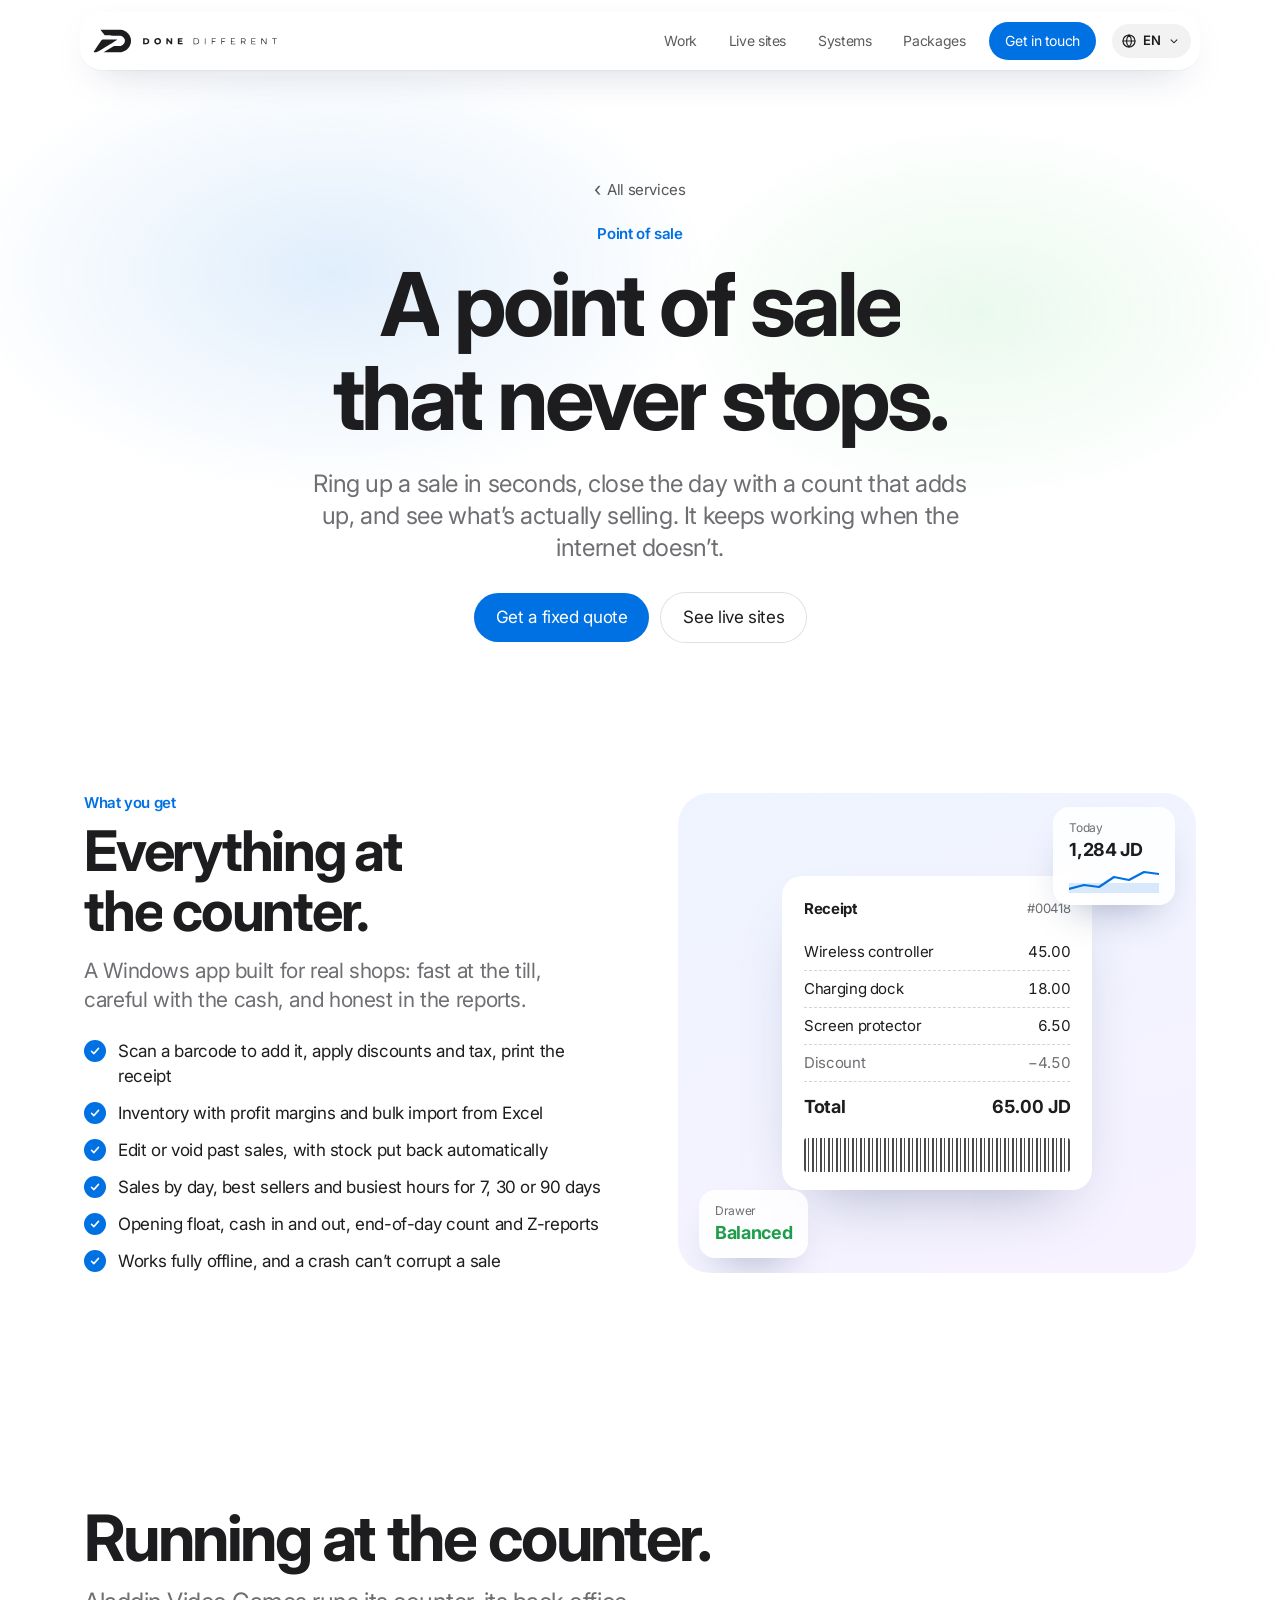
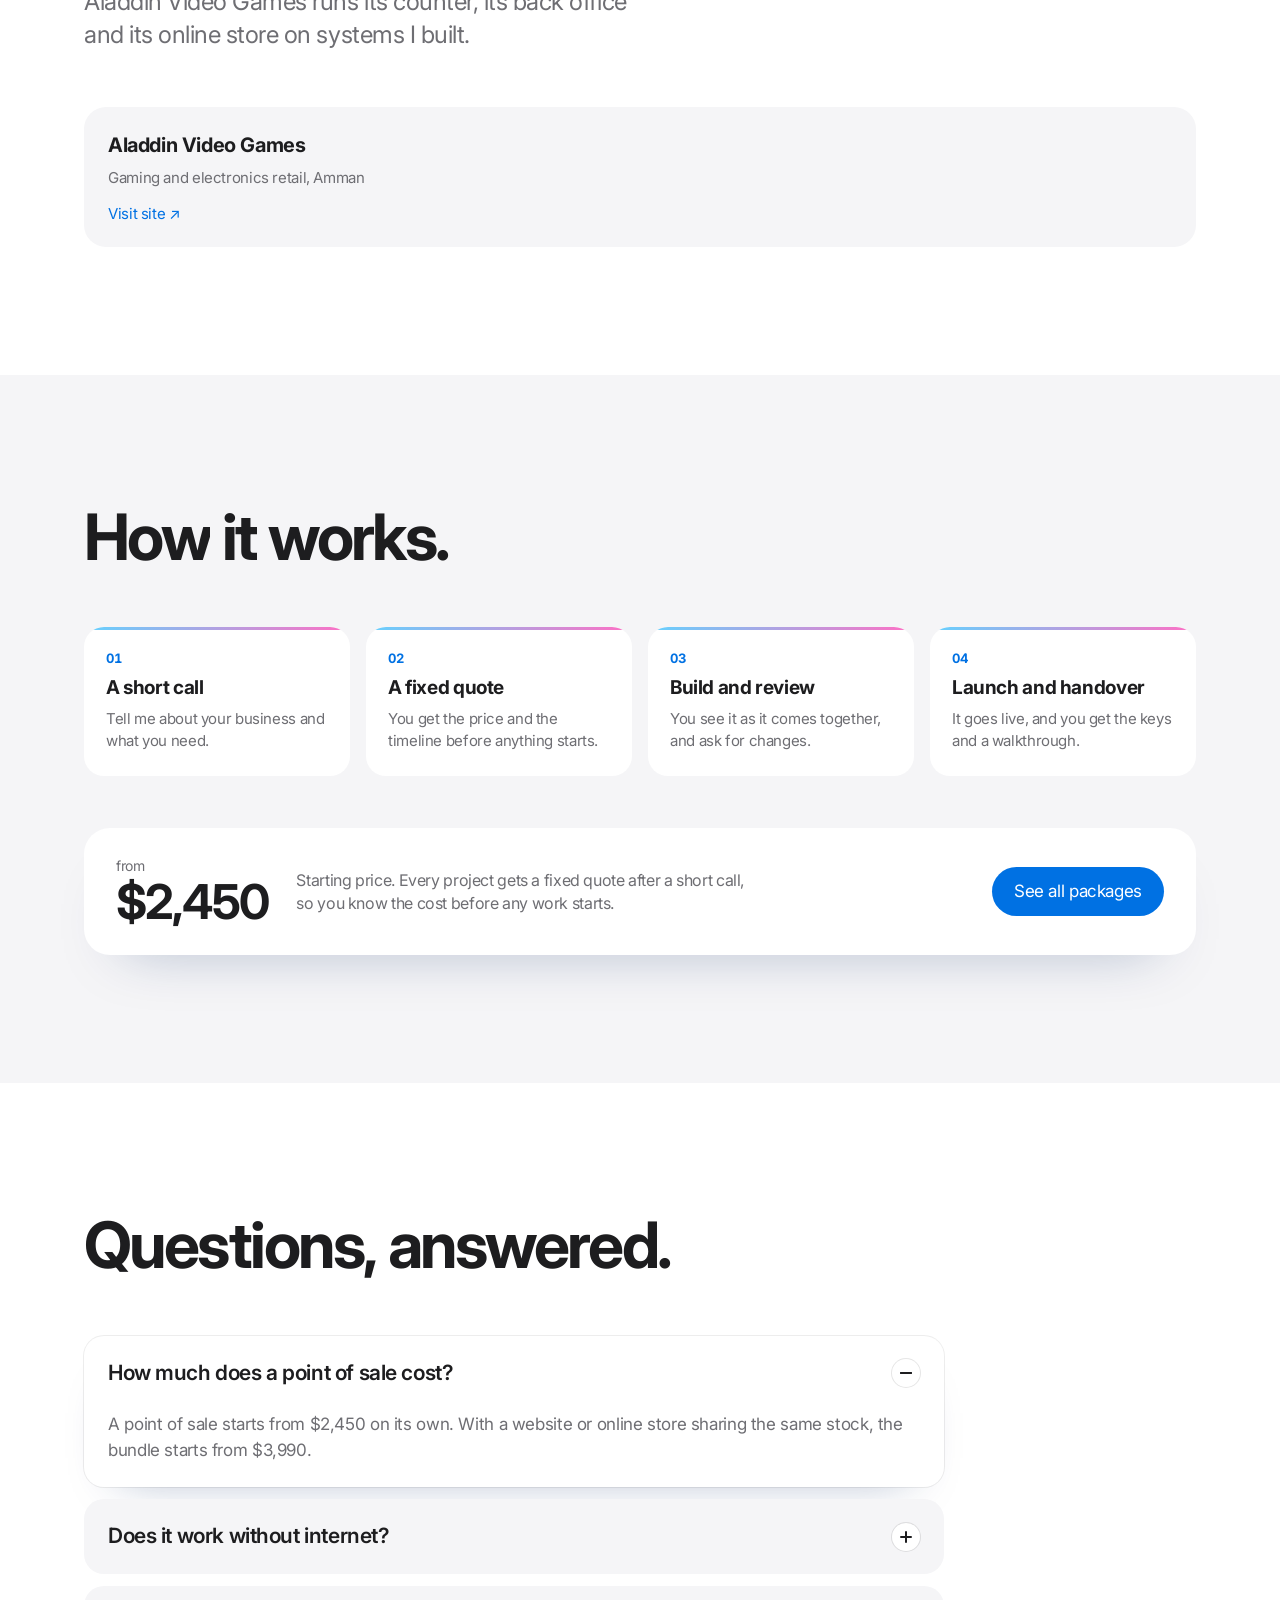
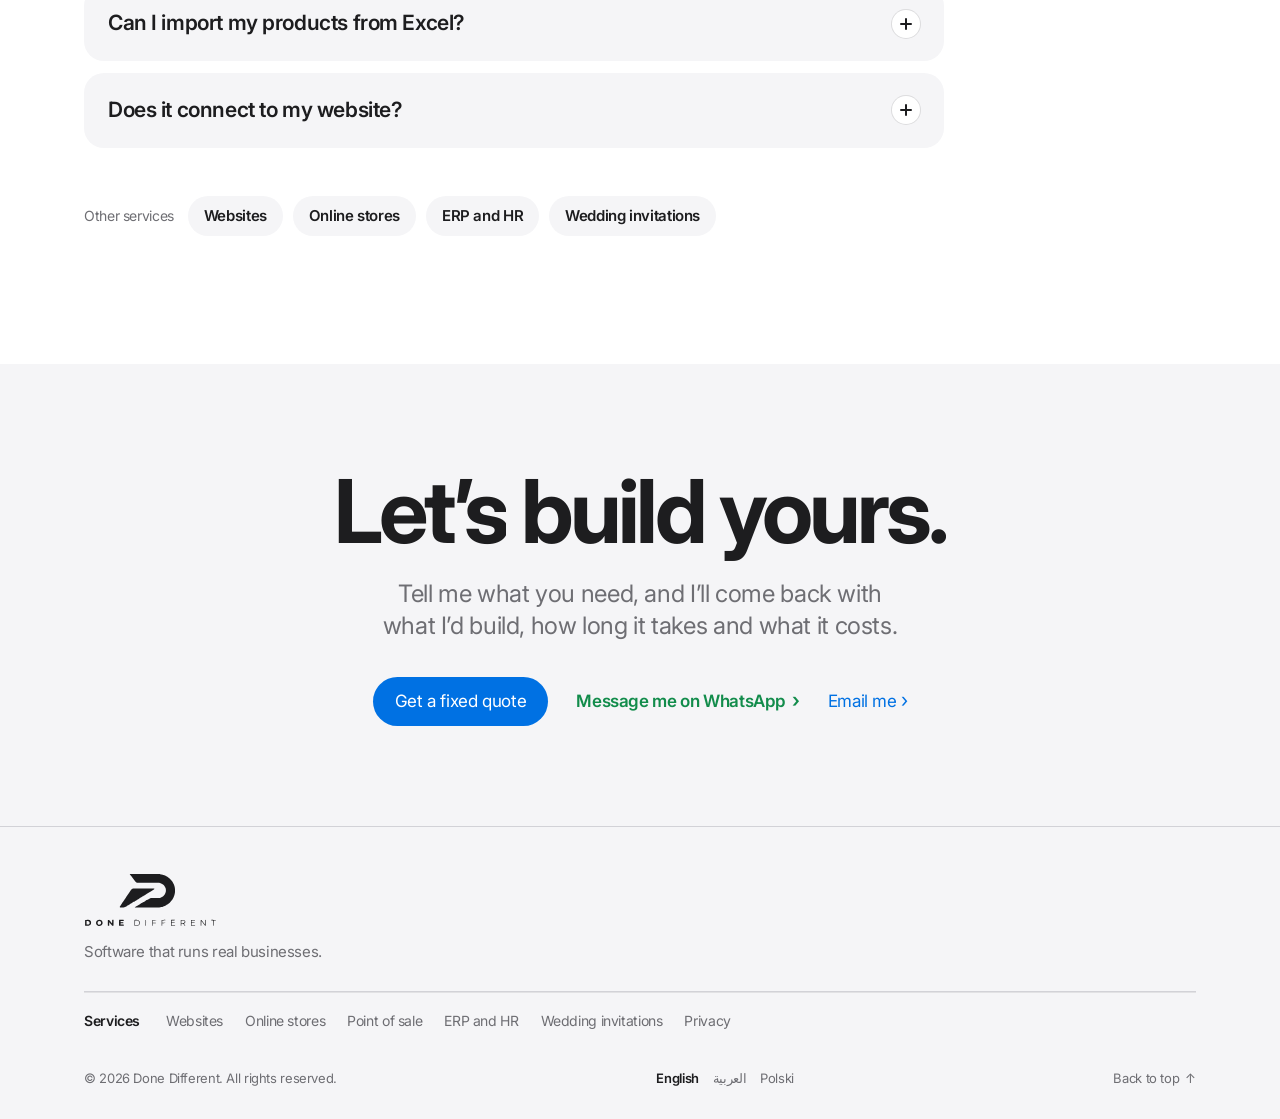
<file: point-of-sale/index.html>
<!DOCTYPE html>
<html lang="en" dir="ltr">
<head>
<meta charset="utf-8">
<link rel="icon" href="/favicon.ico" sizes="48x48"><link rel="icon" type="image/png" sizes="96x96" href="/favicon-96.png"><link rel="icon" type="image/png" sizes="192x192" href="/favicon-192.png"><link rel="apple-touch-icon" href="/apple-touch-icon.png"><meta name="robots" content="index, follow, max-image-preview:large"><meta name="viewport" content="width=device-width, initial-scale=1">
<title>Point of sale software that works offline | Done Different Systems</title>
<meta property="og:locale" content="en_US"><meta property="og:locale:alternate" content="ar_AR"><meta property="og:locale:alternate" content="pl_PL"><script type="application/ld+json">[{"@context": "https://schema.org", "@type": "Service", "name": "Point of sale", "serviceType": "Point of sale", "description": "A desktop point of sale that works offline: barcode scanning, discounts, printed receipts, stock with profit margins, cash counts, Z-reports and sales reports. Connects to your online store.", "url": "https://systems.donedifferent.net/point-of-sale/", "areaServed": "Worldwide", "availableLanguage": ["Arabic", "English"], "provider": {"@type": "Organization", "name": "Done Different", "url": "https://systems.donedifferent.net/", "email": "info@donedifferent.net"}, "offers": {"@type": "Offer", "price": "2450", "priceCurrency": "USD", "url": "https://systems.donedifferent.net/point-of-sale/", "availability": "https://schema.org/InStock", "priceSpecification": {"@type": "PriceSpecification", "minPrice": "2450", "priceCurrency": "USD"}}}, {"@context": "https://schema.org", "@type": "FAQPage", "mainEntity": [{"@type": "Question", "name": "How much does a point of sale cost?", "acceptedAnswer": {"@type": "Answer", "text": "A point of sale starts from $2,450 on its own. With a website or online store sharing the same stock, the bundle starts from $3,990."}}, {"@type": "Question", "name": "Does it work without internet?", "acceptedAnswer": {"@type": "Answer", "text": "Yes. It runs on the shop computer and works fully offline."}}, {"@type": "Question", "name": "Can I import my products from Excel?", "acceptedAnswer": {"@type": "Answer", "text": "Yes. Bulk import and export with Excel are built in."}}, {"@type": "Question", "name": "Does it connect to my website?", "acceptedAnswer": {"@type": "Answer", "text": "It can. The point of sale and your online store can share one database, so stock and prices stay in sync."}}]}, {"@context": "https://schema.org", "@type": "BreadcrumbList", "itemListElement": [{"@type": "ListItem", "position": 1, "name": "Done Different Systems", "item": "https://systems.donedifferent.net/"}, {"@type": "ListItem", "position": 2, "name": "Point of sale", "item": "https://systems.donedifferent.net/point-of-sale/"}]}]</script><link rel="alternate" hreflang="en" href="https://systems.donedifferent.net/point-of-sale/"><link rel="alternate" hreflang="ar" href="https://systems.donedifferent.net/ar/pos/"><link rel="alternate" hreflang="x-default" href="https://systems.donedifferent.net/point-of-sale/"><link rel="canonical" href="https://systems.donedifferent.net/point-of-sale/">
<meta name="theme-color" content="#F5F5F7">
<meta property="og:type" content="website">
<meta property="og:site_name" content="Done Different Systems">
<meta property="og:url" content="https://systems.donedifferent.net/point-of-sale/">
<meta property="og:title" content="Point of sale software that works offline | Done Different Systems">
<meta property="og:description" content="A desktop point of sale that works offline: barcode scanning, discounts, printed receipts, stock with profit margins, cash counts, Z-reports and sales reports. Connects to your online store.">
<meta property="og:image" content="https://systems.donedifferent.net/og/point-of-sale.png">
<meta property="og:image:width" content="1200">
<meta property="og:image:height" content="630">
<meta property="og:image:alt" content="Point of sale software that works offline">
<meta name="twitter:card" content="summary_large_image">
<meta name="twitter:title" content="Point of sale software that works offline | Done Different Systems">
<meta name="twitter:description" content="A desktop point of sale that works offline: barcode scanning, discounts, printed receipts, stock with profit margins, cash counts, Z-reports and sales reports. Connects to your online store.">
<meta name="twitter:image" content="https://systems.donedifferent.net/og/point-of-sale.png">


<meta name="description" content="A desktop point of sale that works offline: barcode scanning, discounts, printed receipts, stock with profit margins, cash counts, Z-reports and sales reports. Connects to your online store.">
<link rel="preconnect" href="https://fonts.googleapis.com">
<link rel="preconnect" href="https://fonts.gstatic.com" crossorigin>
<link href="https://fonts.googleapis.com/css2?family=Inter:wght@400;500;600;700&family=Montserrat:wght@300;700&family=Tajawal:wght@500;700&display=swap" rel="stylesheet">
<link rel="stylesheet" href="/assets/s-5656031dff.css">
<script>window.DD_SPY=[]</script><script>window.DD_MAIL={"url": "https://script.google.com/macros/s/AKfycbyFYFGSmdoYCowIifRj9fHhZEJKQX8gg5jzKDLyOiDbAR0hf-uWY4Wv-mmm1ukl56oY/exec"}</script></head>
<body><svg width="0" height="0" style="position:absolute" aria-hidden="true"><defs><symbol id="dd-mark" viewBox="0 0 960 595"><path fill="currentColor" fill-rule="evenodd" d="M26.8 575.8C24.7 574.7 21.8 572.4 20.4 570.7C16.4 565.9 17.4 562.1 25.9 550.2C29.8 544.7 34.9 537.3 37.3 533.8C39.7 530.3 43.6 524.8 45.9 521.5C48.2 518.2 52.9 511.2 56.3 506.0C59.7 500.8 65.7 491.8 69.7 486.0C73.6 480.2 83.1 466.3 90.6 455.0C98.2 443.7 109.8 426.6 116.5 417.0C128.0 400.6 158.4 355.8 188.7 310.6C215.7 270.6 219.7 266.8 243.5 259.8L251.5 257.5L420.0 257.5C512.7 257.5 589.7 257.8 591.2 258.3C594.6 259.2 599.4 266.1 598.6 268.8C597.7 271.4 596.1 272.5 562.0 293.0C545.2 303.1 527.7 313.9 523.0 317.0C518.3 320.1 513.8 322.9 513.0 323.3C511.2 324.2 509.0 325.6 503.3 329.3C500.9 330.8 498.8 332.0 498.6 332.0C498.3 332.0 496.4 333.2 494.3 334.6C492.2 336.0 489.6 337.6 488.5 338.1C487.4 338.6 483.1 341.2 479.0 344.0C472.8 348.1 447.4 363.9 441.2 367.5C439.0 368.9 432.0 373.2 429.5 374.8C428.4 375.4 426.6 376.5 425.5 377.0C424.4 377.6 422.1 378.9 420.5 379.9C418.9 381.0 415.7 382.8 413.6 384.0C411.5 385.2 406.7 388.0 403.1 390.4C399.5 392.7 393.6 396.4 390.0 398.5C386.4 400.6 381.0 404.1 377.9 406.2C374.8 408.3 372.0 410.0 371.6 410.0C371.2 410.0 366.8 412.6 361.7 415.8C356.6 419.0 344.2 426.6 334.0 432.7C312.4 445.6 287.1 460.9 271.5 470.5C265.4 474.2 256.7 479.6 252.0 482.4C247.3 485.3 238.3 490.9 232.0 494.9C217.7 503.9 194.2 518.4 187.5 522.2C175.8 529.0 173.2 530.5 167.5 534.1C164.2 536.2 156.2 541.2 149.7 545.2C143.2 549.2 136.7 553.3 135.2 554.2C117.7 565.2 96.8 573.6 80.1 576.4C65.2 578.9 31.8 578.6 26.8 575.8ZM267.9 577.1C266.6 576.7 270.8 572.0 272.5 572.0C273.2 572.0 275.5 570.7 277.6 569.2C279.7 567.6 304.7 552.5 333.0 535.5C361.3 518.6 394.6 498.5 407.0 491.0C419.4 483.5 436.9 472.9 446.0 467.5C455.1 462.1 465.4 455.8 469.0 453.5C489.1 440.5 511.5 428.5 522.9 424.5C538.0 419.2 541.9 419.0 610.3 419.0C680.7 419.0 683.3 418.8 701.5 412.8C730.7 403.0 753.1 385.9 769.4 360.8C790.3 328.7 795.6 294.0 785.5 256.5C779.8 235.8 764.0 211.1 747.0 196.2C730.9 182.2 706.5 170.6 685.0 166.7C681.6 166.1 611.6 165.5 498.5 165.1C297.0 164.4 315.3 165.1 300.4 157.8C288.9 152.2 285.5 148.3 237.0 86.1C229.0 75.8 219.7 64.1 216.3 60.0C201.6 42.2 186.0 21.9 186.0 20.6C186.0 19.8 186.8 18.9 187.8 18.6C191.9 17.5 682.5 18.7 693.0 19.9C751.7 26.6 802.1 49.2 851.1 90.7C864.3 101.9 888.3 129.8 899.5 147.0C906.7 158.0 923.3 191.1 926.8 201.5C939.5 238.4 942.5 256.2 942.5 294.0C942.5 339.9 935.8 369.8 916.7 408.5C894.7 453.2 865.7 488.5 826.5 518.1C820.7 522.5 805.2 533.0 804.5 533.0C804.3 533.0 799.8 535.6 794.3 538.8C788.9 542.0 782.0 545.8 779.0 547.2C776.0 548.6 770.0 551.4 765.7 553.4C761.5 555.4 757.4 557.0 756.7 557.0C756.0 557.0 754.9 557.5 754.3 558.1C753.7 558.7 751.7 559.5 749.9 560.0C748.0 560.5 744.0 561.8 741.0 562.9C736.0 564.8 732.5 565.8 714.0 570.5C702.9 573.3 692.2 575.0 678.5 576.0C665.6 577.0 270.8 578.1 267.9 577.1Z"/></symbol><symbol id="dd-word" viewBox="0 0 2221 139"><path fill="currentColor" fill-rule="evenodd" d="M244.5 120.9C229.4 118.5 212.2 106.2 206.0 93.5C195.6 71.9 201.6 44.1 219.6 30.2C230.9 21.5 244.1 17.6 259.6 18.2C293.5 19.6 315.5 44.4 311.7 76.9C308.3 106.0 277.4 126.2 244.5 120.9ZM19.6 118.5C18.3 117.1 18.1 110.8 18.3 68.7L18.5 20.5L42.5 19.9C80.1 19.0 88.3 20.6 102.6 31.8C116.1 42.4 122.1 62.1 117.9 82.2C114.2 99.8 97.6 114.5 77.1 118.4C65.2 120.7 21.8 120.7 19.6 118.5ZM400.2 119.2C398.9 118.3 398.2 23.1 399.5 21.0C399.8 20.4 404.7 20.0 410.5 20.0L420.9 20.0L424.7 24.7C429.1 30.3 437.5 40.3 443.6 47.5C450.5 55.7 455.6 62.1 461.7 70.2C464.9 74.5 468.1 77.9 468.7 78.0C469.7 78.0 470.0 71.3 470.2 49.2L470.5 20.5L479.8 19.6C486.3 19.0 489.8 19.1 491.5 19.8L494.0 21.0L494.0 69.3C494.0 105.5 493.7 117.9 492.8 118.8C492.0 119.6 488.2 120.0 482.2 120.0C473.2 120.0 472.7 119.9 470.5 117.2C469.2 115.7 462.4 107.3 455.4 98.5C448.4 89.7 441.3 80.9 439.6 78.9C437.9 76.9 433.6 71.8 430.1 67.6C426.6 63.4 423.3 60.3 422.9 60.7C422.4 61.2 421.9 74.6 421.8 90.5L421.5 119.5L411.5 119.8C406.0 119.9 400.9 119.6 400.2 119.2ZM587.1 118.6C585.7 117.0 585.7 23.1 587.0 21.0C588.1 19.3 661.7 19.5 663.8 21.2C665.2 22.4 665.3 37.0 663.9 38.4C663.6 38.7 652.1 39.1 638.3 39.2C624.4 39.4 612.9 39.8 612.5 40.1C611.5 41.2 611.2 56.5 612.2 57.8C613.0 58.7 618.7 59.0 634.4 59.0C649.6 59.0 655.9 59.3 656.8 60.2C658.0 61.4 658.5 73.6 657.4 76.4C656.9 77.8 654.0 78.0 635.1 78.0C619.6 78.0 613.1 78.3 612.2 79.2C610.6 80.8 610.6 97.6 612.1 98.6C612.8 99.0 624.5 99.2 638.3 99.2C654.9 99.1 663.8 99.5 664.7 100.2C666.3 101.5 666.5 115.2 665.0 118.1C664.0 119.9 662.5 120.0 626.1 120.0C594.6 120.0 588.0 119.8 587.1 118.6ZM844.7 119.3C844.3 119.0 844.0 96.7 844.0 69.9C844.0 24.4 844.1 21.0 845.8 20.2C848.5 18.8 884.6 18.7 893.0 20.1C911.9 23.0 927.5 37.0 933.2 56.0C934.9 61.9 934.7 77.1 932.7 84.1C928.1 100.8 913.6 114.2 895.5 118.5C889.3 120.0 846.0 120.7 844.7 119.3ZM1028.5 118.8C1028.2 118.1 1028.1 95.7 1028.2 69.0L1028.5 20.5L1032.4 20.2C1034.8 20.0 1036.6 20.4 1037.1 21.2C1038.1 22.7 1038.3 116.0 1037.4 118.4C1036.6 120.4 1029.2 120.6 1028.5 118.8ZM1142.6 119.2C1142.0 118.2 1141.7 21.0 1142.3 20.4C1142.5 20.2 1156.7 20.0 1173.9 20.0C1206.2 19.9 1208.0 20.1 1208.0 24.0C1208.0 28.5 1206.0 28.8 1178.5 29.0C1164.2 29.0 1152.2 29.4 1151.7 29.9C1151.3 30.3 1151.1 38.7 1151.2 48.6L1151.5 66.5L1175.4 66.8C1201.4 67.1 1202.3 67.3 1201.8 72.4L1201.5 75.5L1177.6 75.8C1162.2 75.9 1153.2 76.4 1152.4 77.1C1151.4 77.9 1151.0 83.3 1150.8 98.9L1150.5 119.5L1146.8 119.8C1144.8 120.0 1142.9 119.7 1142.6 119.2ZM1299.1 118.6C1298.3 117.7 1298.1 103.8 1298.2 68.9L1298.5 20.5L1329.0 20.0C1345.8 19.7 1360.5 19.8 1361.8 20.2C1364.3 21.0 1365.0 26.2 1362.8 27.7C1362.1 28.1 1349.6 28.7 1335.0 29.0L1308.5 29.5L1308.5 48.0L1308.5 66.5L1332.8 66.8L1357.1 67.0L1358.2 69.6C1360.8 75.2 1359.8 75.4 1332.9 76.0L1308.5 76.5L1307.9 98.0C1307.6 109.8 1307.3 119.6 1307.2 119.8C1306.5 120.6 1300.0 119.8 1299.1 118.6ZM1455.7 119.3C1454.7 118.4 1454.8 21.2 1455.8 20.7C1456.4 20.2 1515.8 19.5 1520.2 19.9C1522.4 20.0 1523.5 24.2 1522.0 26.9C1520.9 29.0 1520.4 29.1 1493.8 29.0C1478.9 28.9 1466.3 29.3 1465.8 29.8C1465.3 30.3 1465.1 38.0 1465.2 47.1L1465.5 63.5L1490.4 64.0L1515.3 64.5L1516.3 67.3C1518.1 72.8 1517.2 73.0 1491.0 73.0C1472.0 73.0 1467.0 73.3 1466.1 74.4C1465.3 75.3 1465.0 81.2 1465.2 93.1L1465.5 110.5L1493.9 110.8C1512.8 110.9 1522.8 111.4 1523.7 112.1C1525.3 113.5 1525.4 117.2 1523.8 118.8C1522.5 120.1 1456.9 120.6 1455.7 119.3ZM1618.5 118.8C1618.2 118.1 1618.1 95.7 1618.2 69.0L1618.5 20.5L1645.0 20.5C1674.8 20.5 1675.1 20.6 1684.1 28.7C1691.5 35.4 1694.0 41.1 1694.0 51.6C1694.0 59.8 1693.7 61.3 1690.9 66.9C1687.7 73.4 1680.1 80.2 1674.6 81.6C1673.2 81.9 1672.0 82.7 1672.0 83.2C1672.0 84.7 1680.5 97.8 1687.8 107.5C1695.5 117.9 1695.8 120.0 1689.6 120.0C1684.7 120.0 1683.9 119.3 1675.5 106.5C1669.6 97.7 1661.2 86.2 1659.9 85.4C1659.1 84.9 1636.4 84.6 1628.8 85.0C1628.4 85.0 1627.9 92.8 1627.8 102.2L1627.5 119.5L1623.2 119.8C1620.4 120.0 1618.8 119.7 1618.5 118.8ZM1790.1 118.6C1789.3 117.7 1789.1 103.8 1789.2 68.9L1789.5 20.5L1822.7 20.2C1854.4 20.0 1855.9 20.1 1856.5 21.9C1856.8 22.9 1856.6 24.9 1856.0 26.4L1855.0 29.1L1828.0 29.0C1813.2 28.9 1800.6 29.2 1800.0 29.5C1798.6 30.3 1798.7 62.7 1800.0 63.5C1800.6 63.9 1812.0 64.2 1825.3 64.3L1849.5 64.5L1849.5 68.5L1849.5 72.5L1825.0 72.8C1807.0 73.0 1800.4 73.4 1799.8 74.3C1798.9 75.7 1798.7 107.1 1799.6 109.4C1800.1 110.8 1803.6 111.0 1827.9 111.0C1857.0 111.0 1858.0 111.1 1858.0 115.5C1858.0 119.9 1857.2 120.0 1823.4 120.0C1797.5 120.0 1791.0 119.7 1790.1 118.6ZM1953.0 118.1C1951.5 115.1 1951.6 22.8 1953.2 21.2C1954.8 19.6 1960.2 19.7 1962.2 21.2C1963.0 21.9 1969.3 29.7 1976.1 38.5C1982.8 47.3 1991.6 58.5 1995.5 63.5C1999.4 68.5 2003.7 74.1 2005.0 76.0C2006.3 77.9 2009.4 81.9 2011.7 84.8C2014.0 87.6 2017.5 92.5 2019.5 95.5C2021.4 98.5 2023.4 101.0 2024.0 101.0C2024.7 101.0 2025.0 87.3 2025.0 61.0L2025.0 21.0L2027.6 20.0C2029.4 19.3 2031.0 19.3 2032.8 20.3L2035.5 21.5L2035.6 69.3C2035.8 121.7 2035.9 120.0 2029.8 120.0C2027.8 120.0 2026.1 119.1 2024.5 117.2C2020.7 112.8 2006.0 93.9 1990.5 73.5C1969.5 45.8 1964.5 39.5 1963.5 39.5C1962.9 39.5 1962.4 55.6 1962.2 78.5C1962.0 100.0 1961.7 118.1 1961.5 118.8C1960.8 120.8 1954.2 120.3 1953.0 118.1ZM2160.2 118.8C2159.3 117.9 2159.0 106.5 2159.0 73.9C2159.0 40.0 2158.7 29.9 2157.8 29.3C2157.1 28.9 2150.1 28.7 2142.2 28.9C2132.0 29.1 2127.5 28.8 2126.5 28.0C2124.7 26.5 2124.5 21.6 2126.2 20.4C2126.9 19.9 2144.6 19.7 2165.5 20.0L2203.5 20.5L2203.8 24.2C2204.2 28.9 2204.1 28.9 2184.5 29.3L2169.5 29.5L2169.2 73.4C2169.1 103.8 2168.6 117.7 2167.9 118.7C2166.5 120.3 2161.8 120.4 2160.2 118.8ZM893.4 108.5C909.4 104.7 919.6 94.5 922.9 79.2C927.1 59.5 918.7 40.8 902.2 32.9L895.5 29.6L875.6 29.2C861.5 28.9 855.6 29.1 855.1 29.9C854.2 31.3 853.7 105.5 854.5 108.1C855.1 109.9 856.3 110.0 871.3 110.0C881.6 109.9 889.6 109.4 893.4 108.5ZM269.6 97.1C286.8 89.6 291.8 64.3 279.0 48.8C271.4 39.6 254.5 36.5 243.0 42.2C226.0 50.6 221.6 76.6 234.8 91.2C242.5 99.8 257.5 102.3 269.6 97.1ZM75.3 97.3C90.3 91.9 96.9 76.3 92.0 57.9C90.1 50.8 84.2 45.0 75.8 41.9C70.4 39.9 46.5 38.4 44.2 39.8C43.2 40.5 42.9 46.7 43.0 69.0C43.0 84.5 43.3 97.7 43.6 98.1C44.6 99.8 70.1 99.1 75.3 97.3ZM1670.1 73.1C1687.5 65.4 1689.0 40.4 1672.7 31.8C1668.9 29.8 1666.5 29.5 1649.0 29.0C1638.3 28.7 1629.2 28.6 1628.8 28.8C1628.3 29.0 1628.0 39.4 1628.0 52.1L1628.0 75.0L1646.9 75.0C1663.4 75.0 1666.3 74.8 1670.1 73.1Z"/></symbol><symbol id="dd-full" viewBox="0 0 2221 903"><path fill="currentColor" fill-rule="evenodd" d="M244.5 884.9C229.4 882.5 212.2 870.2 206.0 857.5C195.6 835.9 201.6 808.1 219.6 794.2C230.9 785.5 244.1 781.6 259.6 782.2C293.5 783.6 315.5 808.4 311.7 840.9C308.3 870.0 277.4 890.2 244.5 884.9ZM19.6 882.5C18.3 881.1 18.1 874.8 18.3 832.7L18.5 784.5L42.5 783.9C80.1 783.0 88.3 784.6 102.6 795.8C116.1 806.4 122.1 826.1 117.9 846.2C114.2 863.8 97.6 878.5 77.1 882.4C65.2 884.7 21.8 884.7 19.6 882.5ZM400.2 883.2C398.9 882.3 398.2 787.1 399.5 785.0C399.8 784.4 404.7 784.0 410.5 784.0L420.9 784.0L424.7 788.7C429.1 794.3 437.5 804.3 443.6 811.5C450.5 819.7 455.6 826.1 461.7 834.2C464.9 838.5 468.1 841.9 468.7 842.0C469.7 842.0 470.0 835.3 470.2 813.2L470.5 784.5L479.8 783.6C486.3 783.0 489.8 783.1 491.5 783.8L494.0 785.0L494.0 833.3C494.0 869.5 493.7 881.9 492.8 882.8C492.0 883.6 488.2 884.0 482.2 884.0C473.2 884.0 472.7 883.9 470.5 881.2C469.2 879.7 462.4 871.3 455.4 862.5C448.4 853.7 441.3 844.9 439.6 842.9C437.9 840.9 433.6 835.8 430.1 831.6C426.6 827.4 423.3 824.3 422.9 824.7C422.4 825.2 421.9 838.6 421.8 854.5L421.5 883.5L411.5 883.8C406.0 883.9 400.9 883.6 400.2 883.2ZM587.1 882.6C585.7 881.0 585.7 787.1 587.0 785.0C588.1 783.3 661.7 783.5 663.8 785.2C665.2 786.4 665.3 801.0 663.9 802.4C663.6 802.7 652.1 803.1 638.3 803.2C624.4 803.4 612.9 803.8 612.5 804.1C611.5 805.2 611.2 820.5 612.2 821.8C613.0 822.7 618.7 823.0 634.4 823.0C649.6 823.0 655.9 823.3 656.8 824.2C658.0 825.4 658.5 837.6 657.4 840.4C656.9 841.8 654.0 842.0 635.1 842.0C619.6 842.0 613.1 842.3 612.2 843.2C610.6 844.8 610.6 861.6 612.1 862.6C612.8 863.0 624.5 863.2 638.3 863.2C654.9 863.1 663.8 863.5 664.7 864.2C666.3 865.5 666.5 879.2 665.0 882.1C664.0 883.9 662.5 884.0 626.1 884.0C594.6 884.0 588.0 883.8 587.1 882.6ZM844.7 883.3C844.3 883.0 844.0 860.7 844.0 833.9C844.0 788.4 844.1 785.0 845.8 784.2C848.5 782.8 884.6 782.7 893.0 784.1C911.9 787.0 927.5 801.0 933.2 820.0C934.9 825.9 934.7 841.1 932.7 848.1C928.1 864.8 913.6 878.2 895.5 882.5C889.3 884.0 846.0 884.7 844.7 883.3ZM1028.5 882.8C1028.2 882.1 1028.1 859.7 1028.2 833.0L1028.5 784.5L1032.4 784.2C1034.8 784.0 1036.6 784.4 1037.1 785.2C1038.1 786.7 1038.3 880.0 1037.4 882.4C1036.6 884.4 1029.2 884.6 1028.5 882.8ZM1142.6 883.2C1142.0 882.2 1141.7 785.0 1142.3 784.4C1142.5 784.2 1156.7 784.0 1173.9 784.0C1206.2 783.9 1208.0 784.1 1208.0 788.0C1208.0 792.5 1206.0 792.8 1178.5 793.0C1164.2 793.0 1152.2 793.4 1151.7 793.9C1151.3 794.3 1151.1 802.7 1151.2 812.6L1151.5 830.5L1175.4 830.8C1201.4 831.1 1202.3 831.3 1201.8 836.4L1201.5 839.5L1177.6 839.8C1162.2 839.9 1153.2 840.4 1152.4 841.1C1151.4 841.9 1151.0 847.3 1150.8 862.9L1150.5 883.5L1146.8 883.8C1144.8 884.0 1142.9 883.7 1142.6 883.2ZM1299.1 882.6C1298.3 881.7 1298.1 867.8 1298.2 832.9L1298.5 784.5L1329.0 784.0C1345.8 783.7 1360.5 783.8 1361.8 784.2C1364.3 785.0 1365.0 790.2 1362.8 791.7C1362.1 792.1 1349.6 792.7 1335.0 793.0L1308.5 793.5L1308.5 812.0L1308.5 830.5L1332.8 830.8L1357.1 831.0L1358.2 833.6C1360.8 839.2 1359.8 839.4 1332.9 840.0L1308.5 840.5L1307.9 862.0C1307.6 873.8 1307.3 883.6 1307.2 883.8C1306.5 884.6 1300.0 883.8 1299.1 882.6ZM1455.7 883.3C1454.7 882.4 1454.8 785.2 1455.8 784.7C1456.4 784.2 1515.8 783.5 1520.2 783.9C1522.4 784.0 1523.5 788.2 1522.0 790.9C1520.9 793.0 1520.4 793.1 1493.8 793.0C1478.9 792.9 1466.3 793.3 1465.8 793.8C1465.3 794.3 1465.1 802.0 1465.2 811.1L1465.5 827.5L1490.4 828.0L1515.3 828.5L1516.3 831.3C1518.1 836.8 1517.2 837.0 1491.0 837.0C1472.0 837.0 1467.0 837.3 1466.1 838.4C1465.3 839.3 1465.0 845.2 1465.2 857.1L1465.5 874.5L1493.9 874.8C1512.8 874.9 1522.8 875.4 1523.7 876.1C1525.3 877.5 1525.4 881.2 1523.8 882.8C1522.5 884.1 1456.9 884.6 1455.7 883.3ZM1618.5 882.8C1618.2 882.1 1618.1 859.7 1618.2 833.0L1618.5 784.5L1645.0 784.5C1674.8 784.5 1675.1 784.6 1684.1 792.7C1691.5 799.4 1694.0 805.1 1694.0 815.6C1694.0 823.8 1693.7 825.3 1690.9 830.9C1687.7 837.4 1680.1 844.2 1674.6 845.6C1673.2 845.9 1672.0 846.7 1672.0 847.2C1672.0 848.7 1680.5 861.8 1687.8 871.5C1695.5 881.9 1695.8 884.0 1689.6 884.0C1684.7 884.0 1683.9 883.3 1675.5 870.5C1669.6 861.7 1661.2 850.2 1659.9 849.4C1659.1 848.9 1636.4 848.6 1628.8 849.0C1628.4 849.0 1627.9 856.8 1627.8 866.2L1627.5 883.5L1623.2 883.8C1620.4 884.0 1618.8 883.7 1618.5 882.8ZM1790.1 882.6C1789.3 881.7 1789.1 867.8 1789.2 832.9L1789.5 784.5L1822.7 784.2C1854.4 784.0 1855.9 784.1 1856.5 785.9C1856.8 786.9 1856.6 788.9 1856.0 790.4L1855.0 793.1L1828.0 793.0C1813.2 792.9 1800.6 793.2 1800.0 793.5C1798.6 794.3 1798.7 826.7 1800.0 827.5C1800.6 827.9 1812.0 828.2 1825.3 828.3L1849.5 828.5L1849.5 832.5L1849.5 836.5L1825.0 836.8C1807.0 837.0 1800.4 837.4 1799.8 838.3C1798.9 839.7 1798.7 871.1 1799.6 873.4C1800.1 874.8 1803.6 875.0 1827.9 875.0C1857.0 875.0 1858.0 875.1 1858.0 879.5C1858.0 883.9 1857.2 884.0 1823.4 884.0C1797.5 884.0 1791.0 883.7 1790.1 882.6ZM1953.0 882.1C1951.5 879.1 1951.6 786.8 1953.2 785.2C1954.8 783.6 1960.2 783.7 1962.2 785.2C1963.0 785.9 1969.3 793.7 1976.1 802.5C1982.8 811.3 1991.6 822.5 1995.5 827.5C1999.4 832.5 2003.7 838.1 2005.0 840.0C2006.3 841.9 2009.4 845.9 2011.7 848.8C2014.0 851.6 2017.5 856.5 2019.5 859.5C2021.4 862.5 2023.4 865.0 2024.0 865.0C2024.7 865.0 2025.0 851.3 2025.0 825.0L2025.0 785.0L2027.6 784.0C2029.4 783.3 2031.0 783.3 2032.8 784.3L2035.5 785.5L2035.6 833.3C2035.8 885.7 2035.9 884.0 2029.8 884.0C2027.8 884.0 2026.1 883.1 2024.5 881.2C2020.7 876.8 2006.0 857.9 1990.5 837.5C1969.5 809.8 1964.5 803.5 1963.5 803.5C1962.9 803.5 1962.4 819.6 1962.2 842.5C1962.0 864.0 1961.7 882.1 1961.5 882.8C1960.8 884.8 1954.2 884.3 1953.0 882.1ZM2160.2 882.8C2159.3 881.9 2159.0 870.5 2159.0 837.9C2159.0 804.0 2158.7 793.9 2157.8 793.3C2157.1 792.9 2150.1 792.7 2142.2 792.9C2132.0 793.1 2127.5 792.8 2126.5 792.0C2124.7 790.5 2124.5 785.6 2126.2 784.4C2126.9 783.9 2144.6 783.7 2165.5 784.0L2203.5 784.5L2203.8 788.2C2204.2 792.9 2204.1 792.9 2184.5 793.3L2169.5 793.5L2169.2 837.4C2169.1 867.8 2168.6 881.7 2167.9 882.7C2166.5 884.3 2161.8 884.4 2160.2 882.8ZM893.4 872.5C909.4 868.7 919.6 858.5 922.9 843.2C927.1 823.5 918.7 804.8 902.2 796.9L895.5 793.6L875.6 793.2C861.5 792.9 855.6 793.1 855.1 793.9C854.2 795.3 853.7 869.5 854.5 872.1C855.1 873.9 856.3 874.0 871.3 874.0C881.6 873.9 889.6 873.4 893.4 872.5ZM269.6 861.1C286.8 853.6 291.8 828.3 279.0 812.8C271.4 803.6 254.5 800.5 243.0 806.2C226.0 814.6 221.6 840.6 234.8 855.2C242.5 863.8 257.5 866.3 269.6 861.1ZM75.3 861.3C90.3 855.9 96.9 840.3 92.0 821.9C90.1 814.8 84.2 809.0 75.8 805.9C70.4 803.9 46.5 802.4 44.2 803.8C43.2 804.5 42.9 810.7 43.0 833.0C43.0 848.5 43.3 861.7 43.6 862.1C44.6 863.8 70.1 863.1 75.3 861.3ZM1670.1 837.1C1687.5 829.4 1689.0 804.4 1672.7 795.8C1668.9 793.8 1666.5 793.5 1649.0 793.0C1638.3 792.7 1629.2 792.6 1628.8 792.8C1628.3 793.0 1628.0 803.4 1628.0 816.1L1628.0 839.0L1646.9 839.0C1663.4 839.0 1666.3 838.8 1670.1 837.1ZM606.8 575.8C604.7 574.7 601.8 572.4 600.4 570.7C596.4 565.9 597.4 562.1 605.9 550.2C609.8 544.7 614.9 537.3 617.3 533.8C619.7 530.3 623.6 524.8 625.9 521.5C628.2 518.2 632.9 511.2 636.3 506.0C639.7 500.8 645.7 491.8 649.7 486.0C653.6 480.2 663.1 466.3 670.6 455.0C678.2 443.7 689.8 426.6 696.5 417.0C708.0 400.6 738.4 355.8 768.7 310.6C795.7 270.6 799.7 266.8 823.5 259.8L831.5 257.5L1000.0 257.5C1092.7 257.5 1169.7 257.8 1171.2 258.3C1174.6 259.2 1179.4 266.1 1178.6 268.8C1177.7 271.4 1176.1 272.5 1142.0 293.0C1125.2 303.1 1107.7 313.9 1103.0 317.0C1098.3 320.1 1093.8 322.9 1093.0 323.3C1091.2 324.2 1089.0 325.6 1083.3 329.3C1080.9 330.8 1078.8 332.0 1078.6 332.0C1078.3 332.0 1076.4 333.2 1074.3 334.6C1072.2 336.0 1069.6 337.6 1068.5 338.1C1067.4 338.6 1063.1 341.2 1059.0 344.0C1052.8 348.1 1027.4 363.9 1021.2 367.5C1019.0 368.9 1012.0 373.2 1009.5 374.8C1008.4 375.4 1006.6 376.5 1005.5 377.0C1004.4 377.6 1002.1 378.9 1000.5 379.9C998.9 381.0 995.7 382.8 993.6 384.0C991.5 385.2 986.7 388.0 983.1 390.4C979.5 392.7 973.6 396.4 970.0 398.5C966.4 400.6 961.0 404.1 957.9 406.2C954.8 408.3 952.0 410.0 951.6 410.0C951.2 410.0 946.8 412.6 941.7 415.8C936.6 419.0 924.2 426.6 914.0 432.7C892.4 445.6 867.1 460.9 851.5 470.5C845.5 474.2 836.7 479.6 832.0 482.4C827.3 485.3 818.3 490.9 812.0 494.9C797.7 503.9 774.2 518.4 767.5 522.2C755.8 529.0 753.2 530.5 747.5 534.1C744.2 536.2 736.2 541.2 729.7 545.2C723.2 549.2 716.7 553.3 715.2 554.2C697.7 565.2 676.8 573.6 660.1 576.4C645.2 578.9 611.8 578.6 606.8 575.8ZM847.9 577.1C846.6 576.7 850.8 572.0 852.5 572.0C853.2 572.0 855.5 570.7 857.6 569.2C859.7 567.6 884.7 552.5 913.0 535.5C941.3 518.6 974.6 498.5 987.0 491.0C999.4 483.5 1016.9 472.9 1026.0 467.5C1035.1 462.1 1045.4 455.8 1049.0 453.5C1069.1 440.5 1091.5 428.5 1102.9 424.5C1118.0 419.2 1121.9 419.0 1190.3 419.0C1260.7 419.0 1263.3 418.8 1281.5 412.8C1310.7 403.0 1333.1 385.9 1349.4 360.8C1370.3 328.7 1375.6 294.0 1365.5 256.5C1359.8 235.8 1344.0 211.1 1327.0 196.2C1310.9 182.2 1286.5 170.6 1265.0 166.7C1261.6 166.1 1191.6 165.5 1078.5 165.1C877.0 164.4 895.3 165.1 880.4 157.8C868.9 152.2 865.5 148.3 817.0 86.1C809.0 75.8 799.7 64.1 796.3 60.0C781.6 42.2 766.0 21.9 766.0 20.6C766.0 19.8 766.8 18.9 767.8 18.6C771.9 17.5 1262.5 18.7 1273.0 19.9C1331.7 26.6 1382.1 49.2 1431.1 90.7C1444.3 101.9 1468.3 129.8 1479.5 147.0C1486.7 158.0 1503.3 191.1 1506.8 201.5C1519.5 238.4 1522.5 256.2 1522.5 294.0C1522.5 339.9 1515.8 369.8 1496.7 408.5C1474.7 453.2 1445.7 488.5 1406.5 518.1C1400.7 522.5 1385.2 533.0 1384.5 533.0C1384.3 533.0 1379.8 535.6 1374.3 538.8C1368.9 542.0 1362.0 545.8 1359.0 547.2C1356.0 548.6 1350.0 551.4 1345.7 553.4C1341.5 555.4 1337.4 557.0 1336.7 557.0C1336.0 557.0 1334.9 557.5 1334.3 558.1C1333.7 558.7 1331.7 559.5 1329.9 560.0C1328.0 560.5 1324.0 561.8 1321.0 562.9C1316.0 564.8 1312.5 565.8 1294.0 570.5C1282.9 573.3 1272.2 575.0 1258.5 576.0C1245.6 577.0 850.8 578.1 847.9 577.1Z"/></symbol></defs></svg>

<nav class="nav" id="nav" aria-label="Main">
  <div class="wrap">
    <a class="name dd" href="/" aria-label="Done Different, home"><svg class="dd-mark" viewBox="0 0 960 595" aria-hidden="true"><use href="#dd-mark"/></svg><svg class="dd-word" viewBox="0 0 2221 139" aria-hidden="true"><use href="#dd-word"/></svg></a>
    <ul id="menu"><li><a href="/#work">Work</a></li><li><a href="/#sites">Live sites</a></li><li><a href="/#systems">Systems</a></li><li><a href="/#start">Packages</a></li><li><a class="pill sm" href="/#start">Get in touch</a></li></ul>
    <div class="lang-dd"><button type="button" class="lang-btn" aria-haspopup="true" aria-expanded="false" aria-label="Language: English"><svg viewBox="0 0 24 24" aria-hidden="true"><circle cx="12" cy="12" r="9"/><path d="M3 12h18M12 3c2.6 2.6 3.8 5.6 3.8 9s-1.2 6.4-3.8 9c-2.6-2.6-3.8-5.6-3.8-9S9.4 5.6 12 3z"/></svg><span>EN</span><svg class="chev" viewBox="0 0 24 24" aria-hidden="true"><path d="m7 10 5 5 5-5"/></svg></button><div class="lang-menu" role="menu"><a role="menuitem" href="/point-of-sale/" hreflang="en" lang="en" data-lang-link aria-current="true"><span>English</span><small>EN</small></a><a role="menuitem" href="/ar/pos/" hreflang="ar" lang="ar" data-lang-link><span>العربية</span><small>AR</small></a><a role="menuitem" href="/pl/" hreflang="pl" lang="pl" data-lang-link><span>Polski</span><small>PL</small></a></div></div>
    <button class="menu-btn" id="menu-btn" aria-label="Open menu" aria-expanded="false" aria-controls="menu"><span></span><span></span><span></span></button>
  </div>
</nav>

<main id="top">
<div class="page" data-page="home"><section class="sys-hero svc-hero"><div class="wrap"><a class="back" href="/#services">All services</a><span class="svc-kind">Point of sale</span><h1 class="split">A point of sale that never stops.</h1><p class="lead">Ring up a sale in seconds, close the day with a count that adds up, and see what’s actually selling. It keeps working when the internet doesn’t.</p><div class="svc-ctas"><a class="pill" href="/#start">Get a fixed quote</a><a class="pill ghost" href="/#sites">See live sites</a></div></div></section><section class="sys"><div class="wrap sys-grid"><div class="sys-copy"><div class="sys-kind">What you get</div><h2 class="split">Everything at the counter.</h2><p>A Windows app built for real shops: fast at the till, careful with the cash, and honest in the reports.</p><ul class="ticks"><li>Scan a barcode to add it, apply discounts and tax, print the receipt</li><li>Inventory with profit margins and bulk import from Excel</li><li>Edit or void past sales, with stock put back automatically</li><li>Sales by day, best sellers and busiest hours for 7, 30 or 90 days</li><li>Opening float, cash in and out, end-of-day count and Z-reports</li><li>Works fully offline, and a crash can’t corrupt a sale</li></ul></div><div class="sys-art" aria-hidden="true">
        <div class="receipt">
          <div class="r-head"><b>Receipt</b><span>#00418</span></div>
          <div class="r-line"><span>Wireless controller</span><span>45.00</span></div>
          <div class="r-line"><span>Charging dock</span><span>18.00</span></div>
          <div class="r-line"><span>Screen protector</span><span>6.50</span></div>
          <div class="r-line dim"><span>Discount</span><span>−4.50</span></div>
          <div class="r-total"><span>Total</span><span>65.00 JD</span></div>
          <div class="r-bars"></div>
        </div>
        <div class="float-card c1"><small>Today</small><b>1,284 JD</b><span class="spark"></span></div>
        <div class="float-card c2"><small>Drawer</small><b>Balanced</b></div>
      </div></div></section><section class="svc-who"><div class="wrap"><div class="head"><h2 class="split">Running at the counter.</h2><p>Aladdin Video Games runs its counter, its back office and its online store on systems I built.</p></div><div class="svc-clients"><a class="svc-client" href="https://aladdinvideogames.com" target="_blank" rel="noopener"><b>Aladdin Video Games</b><span>Gaming and electronics retail, Amman</span><em>Visit site ↗</em></a></div></div></section><section class="svc-how"><div class="wrap"><div class="head"><h2 class="split">How it works.</h2></div><ol class="pipe"><li><span class="n">01</span><b>A short call</b><span>Tell me about your business and what you need.</span></li><li><span class="n">02</span><b>A fixed quote</b><span>You get the price and the timeline before anything starts.</span></li><li><span class="n">03</span><b>Build and review</b><span>You see it as it comes together, and ask for changes.</span></li><li><span class="n">04</span><b>Launch and handover</b><span>It goes live, and you get the keys and a walkthrough.</span></li></ol><div class="svc-price"><div><span>from</span><b>$2,450</b></div><p>Starting price. Every project gets a fixed quote after a short call, so you know the cost before any work starts.</p><a class="pill" href="/#start">See all packages</a></div></div></section><section class="svc-faq"><div class="wrap"><div class="head"><h2 class="split">Questions, answered.</h2></div><div class="faq"><details class="qa" open><summary>How much does a point of sale cost?<span class="pm" aria-hidden="true"></span></summary><div class="qa-a"><p>A point of sale starts from $2,450 on its own. With a website or online store sharing the same stock, the bundle starts from $3,990.</p></div></details><details class="qa"><summary>Does it work without internet?<span class="pm" aria-hidden="true"></span></summary><div class="qa-a"><p>Yes. It runs on the shop computer and works fully offline.</p></div></details><details class="qa"><summary>Can I import my products from Excel?<span class="pm" aria-hidden="true"></span></summary><div class="qa-a"><p>Yes. Bulk import and export with Excel are built in.</p></div></details><details class="qa"><summary>Does it connect to my website?<span class="pm" aria-hidden="true"></span></summary><div class="qa-a"><p>It can. The point of sale and your online store can share one database, so stock and prices stay in sync.</p></div></details></div><nav class="svc-rel" aria-label="Other services"><span>Other services</span><a href="/websites/">Websites</a><a href="/online-stores/">Online stores</a><a href="/erp-hr/">ERP and HR</a><a href="/wedding-invitation/">Wedding invitations</a></nav></div></section><section class="contact mini"><div class="wrap narrow"><h2>Let’s build yours.</h2><p>Tell me what you need, and I’ll come back with what I’d build, how long it takes and what it costs.</p><div class="ctas"><a class="pill" href="/#start">Get a fixed quote</a><a class="more wa-link" href="https://wa.me/48507304248?text=Hi%20Done%20Different%21%20I%27d%20like%20to%20ask%20about%20a%20point%20of%20sale%20system%20for%20my%20business." target="_blank" rel="noopener">Message me on WhatsApp</a><a class="more" href="mailto:info@donedifferent.net">Email me</a></div></div></section></div>
</main>

<footer class="foot">
  <div class="wrap">
    <div class="foot-top">
      <div class="foot-id"><a class="dd-foot" href="/" aria-label="Done Different, home"><svg class="dd-full" viewBox="0 0 2221 903" aria-hidden="true"><use href="#dd-full"/></svg></a><span>Software that runs real businesses.</span></div>
      
    </div>
    <nav class="foot-pages" aria-label="Services"><b>Services</b><a href="/websites/">Websites</a><a href="/online-stores/">Online stores</a><a href="/point-of-sale/" aria-current="page">Point of sale</a><a href="/erp-hr/">ERP and HR</a><a href="/wedding-invitation/">Wedding invitations</a><a href="/privacy/">Privacy</a></nav>
    <div class="foot-bot">
      <span>© 2026 Done Different. All rights reserved.</span>
      <div class="foot-lang" role="navigation" aria-label="Language"><a href="/point-of-sale/" hreflang="en" lang="en" data-lang-link aria-current="true">English</a><a href="/ar/pos/" hreflang="ar" lang="ar" data-lang-link>العربية</a><a href="/pl/" hreflang="pl" lang="pl" data-lang-link>Polski</a></div>
      <a class="to-top" href="/">Back to top</a>
    </div>
  </div>
</footer>

<script src="/assets/s-8a86e5af31.js"></script>
<!-- Cloudflare Web Analytics --><script type="module" src="https://static.cloudflareinsights.com/beacon.min.js" data-cf-beacon='{"token": "5538f6e7fb994c44ae55fcb48be7becf"}'></script>
</body>
</html>
</file>
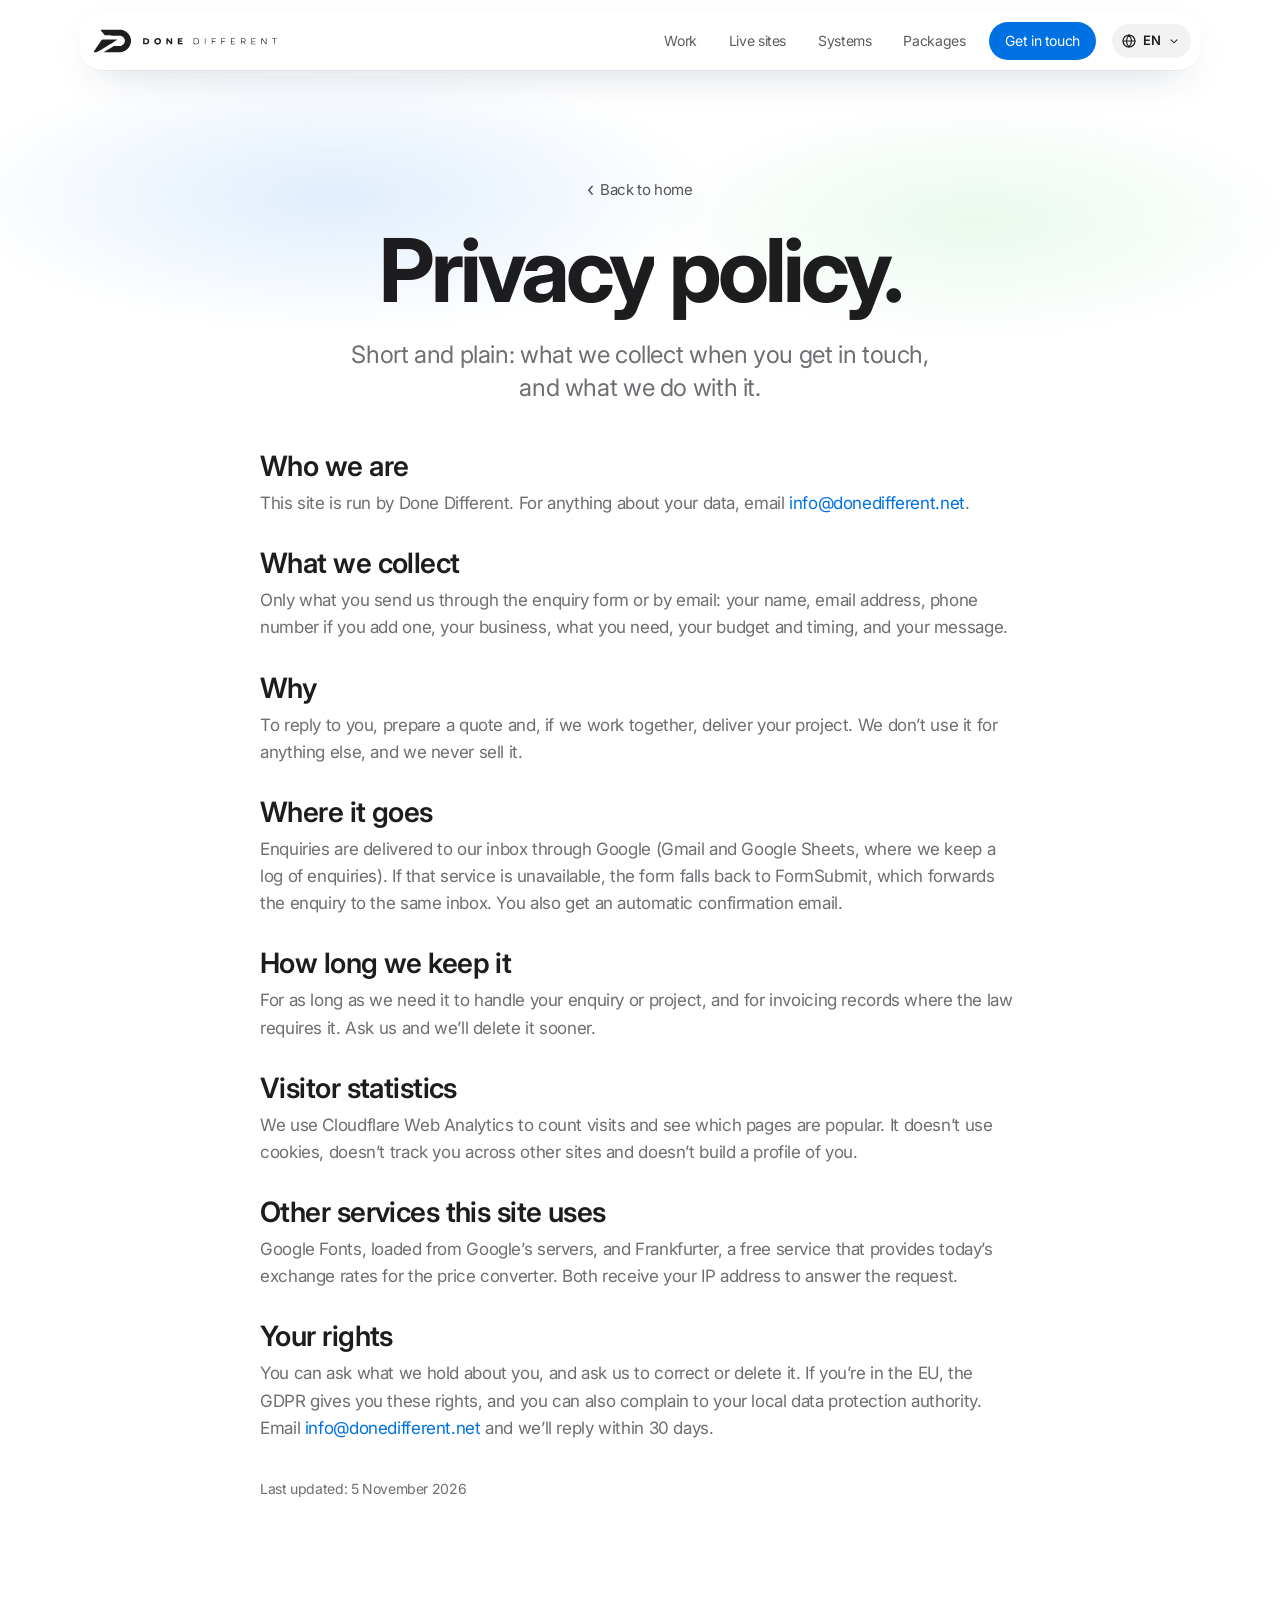
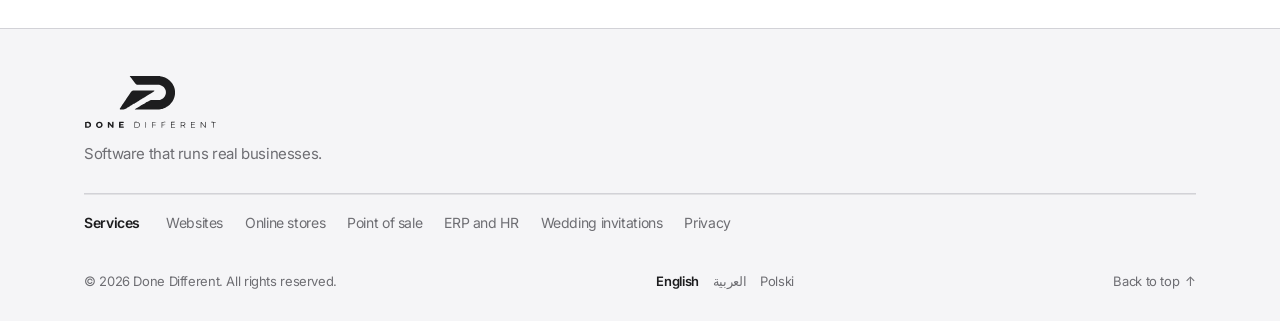
<file: privacy/index.html>
<!DOCTYPE html>
<html lang="en" dir="ltr">
<head>
<meta charset="utf-8">
<link rel="icon" href="/favicon.ico" sizes="48x48"><link rel="icon" type="image/png" sizes="96x96" href="/favicon-96.png"><link rel="icon" type="image/png" sizes="192x192" href="/favicon-192.png"><link rel="apple-touch-icon" href="/apple-touch-icon.png"><meta name="robots" content="index, follow, max-image-preview:large"><meta name="viewport" content="width=device-width, initial-scale=1">
<title>Privacy policy | Done Different Systems</title>
<meta property="og:locale" content="en_US"><meta property="og:locale:alternate" content="ar_AR"><meta property="og:locale:alternate" content="pl_PL"><script type="application/ld+json">{"@context": "https://schema.org", "@type": "ProfessionalService", "name": "Done Different", "url": "https://systems.donedifferent.net/", "image": "https://systems.donedifferent.net/og.png", "areaServed": "Worldwide", "knowsLanguage": ["en", "ar", "pl"]}</script><link rel="canonical" href="https://systems.donedifferent.net/privacy/">
<meta name="theme-color" content="#F5F5F7">
<meta property="og:type" content="website">
<meta property="og:site_name" content="Done Different Systems">
<meta property="og:url" content="https://systems.donedifferent.net/privacy/">
<meta property="og:title" content="Privacy policy | Done Different Systems">
<meta property="og:description" content="What Done Different collects when you get in touch, why, where it goes, how long we keep it, and your rights.">
<meta property="og:image" content="https://systems.donedifferent.net/og.png">
<meta property="og:image:width" content="1200">
<meta property="og:image:height" content="630">
<meta property="og:image:alt" content="Done Different, with the logos of clients it has built for">
<meta name="twitter:card" content="summary_large_image">
<meta name="twitter:title" content="Privacy policy | Done Different Systems">
<meta name="twitter:description" content="What Done Different collects when you get in touch, why, where it goes, how long we keep it, and your rights.">
<meta name="twitter:image" content="https://systems.donedifferent.net/og.png">


<meta name="description" content="What Done Different collects when you get in touch, why, where it goes, how long we keep it, and your rights.">
<link rel="preconnect" href="https://fonts.googleapis.com">
<link rel="preconnect" href="https://fonts.gstatic.com" crossorigin>
<link href="https://fonts.googleapis.com/css2?family=Inter:wght@400;500;600;700&family=Montserrat:wght@300;700&family=Tajawal:wght@500;700&display=swap" rel="stylesheet">
<link rel="stylesheet" href="/assets/s-5656031dff.css">
<script>window.DD_SPY=[]</script><script>window.DD_MAIL={"url": "https://script.google.com/macros/s/AKfycbyFYFGSmdoYCowIifRj9fHhZEJKQX8gg5jzKDLyOiDbAR0hf-uWY4Wv-mmm1ukl56oY/exec"}</script></head>
<body><svg width="0" height="0" style="position:absolute" aria-hidden="true"><defs><symbol id="dd-mark" viewBox="0 0 960 595"><path fill="currentColor" fill-rule="evenodd" d="M26.8 575.8C24.7 574.7 21.8 572.4 20.4 570.7C16.4 565.9 17.4 562.1 25.9 550.2C29.8 544.7 34.9 537.3 37.3 533.8C39.7 530.3 43.6 524.8 45.9 521.5C48.2 518.2 52.9 511.2 56.3 506.0C59.7 500.8 65.7 491.8 69.7 486.0C73.6 480.2 83.1 466.3 90.6 455.0C98.2 443.7 109.8 426.6 116.5 417.0C128.0 400.6 158.4 355.8 188.7 310.6C215.7 270.6 219.7 266.8 243.5 259.8L251.5 257.5L420.0 257.5C512.7 257.5 589.7 257.8 591.2 258.3C594.6 259.2 599.4 266.1 598.6 268.8C597.7 271.4 596.1 272.5 562.0 293.0C545.2 303.1 527.7 313.9 523.0 317.0C518.3 320.1 513.8 322.9 513.0 323.3C511.2 324.2 509.0 325.6 503.3 329.3C500.9 330.8 498.8 332.0 498.6 332.0C498.3 332.0 496.4 333.2 494.3 334.6C492.2 336.0 489.6 337.6 488.5 338.1C487.4 338.6 483.1 341.2 479.0 344.0C472.8 348.1 447.4 363.9 441.2 367.5C439.0 368.9 432.0 373.2 429.5 374.8C428.4 375.4 426.6 376.5 425.5 377.0C424.4 377.6 422.1 378.9 420.5 379.9C418.9 381.0 415.7 382.8 413.6 384.0C411.5 385.2 406.7 388.0 403.1 390.4C399.5 392.7 393.6 396.4 390.0 398.5C386.4 400.6 381.0 404.1 377.9 406.2C374.8 408.3 372.0 410.0 371.6 410.0C371.2 410.0 366.8 412.6 361.7 415.8C356.6 419.0 344.2 426.6 334.0 432.7C312.4 445.6 287.1 460.9 271.5 470.5C265.4 474.2 256.7 479.6 252.0 482.4C247.3 485.3 238.3 490.9 232.0 494.9C217.7 503.9 194.2 518.4 187.5 522.2C175.8 529.0 173.2 530.5 167.5 534.1C164.2 536.2 156.2 541.2 149.7 545.2C143.2 549.2 136.7 553.3 135.2 554.2C117.7 565.2 96.8 573.6 80.1 576.4C65.2 578.9 31.8 578.6 26.8 575.8ZM267.9 577.1C266.6 576.7 270.8 572.0 272.5 572.0C273.2 572.0 275.5 570.7 277.6 569.2C279.7 567.6 304.7 552.5 333.0 535.5C361.3 518.6 394.6 498.5 407.0 491.0C419.4 483.5 436.9 472.9 446.0 467.5C455.1 462.1 465.4 455.8 469.0 453.5C489.1 440.5 511.5 428.5 522.9 424.5C538.0 419.2 541.9 419.0 610.3 419.0C680.7 419.0 683.3 418.8 701.5 412.8C730.7 403.0 753.1 385.9 769.4 360.8C790.3 328.7 795.6 294.0 785.5 256.5C779.8 235.8 764.0 211.1 747.0 196.2C730.9 182.2 706.5 170.6 685.0 166.7C681.6 166.1 611.6 165.5 498.5 165.1C297.0 164.4 315.3 165.1 300.4 157.8C288.9 152.2 285.5 148.3 237.0 86.1C229.0 75.8 219.7 64.1 216.3 60.0C201.6 42.2 186.0 21.9 186.0 20.6C186.0 19.8 186.8 18.9 187.8 18.6C191.9 17.5 682.5 18.7 693.0 19.9C751.7 26.6 802.1 49.2 851.1 90.7C864.3 101.9 888.3 129.8 899.5 147.0C906.7 158.0 923.3 191.1 926.8 201.5C939.5 238.4 942.5 256.2 942.5 294.0C942.5 339.9 935.8 369.8 916.7 408.5C894.7 453.2 865.7 488.5 826.5 518.1C820.7 522.5 805.2 533.0 804.5 533.0C804.3 533.0 799.8 535.6 794.3 538.8C788.9 542.0 782.0 545.8 779.0 547.2C776.0 548.6 770.0 551.4 765.7 553.4C761.5 555.4 757.4 557.0 756.7 557.0C756.0 557.0 754.9 557.5 754.3 558.1C753.7 558.7 751.7 559.5 749.9 560.0C748.0 560.5 744.0 561.8 741.0 562.9C736.0 564.8 732.5 565.8 714.0 570.5C702.9 573.3 692.2 575.0 678.5 576.0C665.6 577.0 270.8 578.1 267.9 577.1Z"/></symbol><symbol id="dd-word" viewBox="0 0 2221 139"><path fill="currentColor" fill-rule="evenodd" d="M244.5 120.9C229.4 118.5 212.2 106.2 206.0 93.5C195.6 71.9 201.6 44.1 219.6 30.2C230.9 21.5 244.1 17.6 259.6 18.2C293.5 19.6 315.5 44.4 311.7 76.9C308.3 106.0 277.4 126.2 244.5 120.9ZM19.6 118.5C18.3 117.1 18.1 110.8 18.3 68.7L18.5 20.5L42.5 19.9C80.1 19.0 88.3 20.6 102.6 31.8C116.1 42.4 122.1 62.1 117.9 82.2C114.2 99.8 97.6 114.5 77.1 118.4C65.2 120.7 21.8 120.7 19.6 118.5ZM400.2 119.2C398.9 118.3 398.2 23.1 399.5 21.0C399.8 20.4 404.7 20.0 410.5 20.0L420.9 20.0L424.7 24.7C429.1 30.3 437.5 40.3 443.6 47.5C450.5 55.7 455.6 62.1 461.7 70.2C464.9 74.5 468.1 77.9 468.7 78.0C469.7 78.0 470.0 71.3 470.2 49.2L470.5 20.5L479.8 19.6C486.3 19.0 489.8 19.1 491.5 19.8L494.0 21.0L494.0 69.3C494.0 105.5 493.7 117.9 492.8 118.8C492.0 119.6 488.2 120.0 482.2 120.0C473.2 120.0 472.7 119.9 470.5 117.2C469.2 115.7 462.4 107.3 455.4 98.5C448.4 89.7 441.3 80.9 439.6 78.9C437.9 76.9 433.6 71.8 430.1 67.6C426.6 63.4 423.3 60.3 422.9 60.7C422.4 61.2 421.9 74.6 421.8 90.5L421.5 119.5L411.5 119.8C406.0 119.9 400.9 119.6 400.2 119.2ZM587.1 118.6C585.7 117.0 585.7 23.1 587.0 21.0C588.1 19.3 661.7 19.5 663.8 21.2C665.2 22.4 665.3 37.0 663.9 38.4C663.6 38.7 652.1 39.1 638.3 39.2C624.4 39.4 612.9 39.8 612.5 40.1C611.5 41.2 611.2 56.5 612.2 57.8C613.0 58.7 618.7 59.0 634.4 59.0C649.6 59.0 655.9 59.3 656.8 60.2C658.0 61.4 658.5 73.6 657.4 76.4C656.9 77.8 654.0 78.0 635.1 78.0C619.6 78.0 613.1 78.3 612.2 79.2C610.6 80.8 610.6 97.6 612.1 98.6C612.8 99.0 624.5 99.2 638.3 99.2C654.9 99.1 663.8 99.5 664.7 100.2C666.3 101.5 666.5 115.2 665.0 118.1C664.0 119.9 662.5 120.0 626.1 120.0C594.6 120.0 588.0 119.8 587.1 118.6ZM844.7 119.3C844.3 119.0 844.0 96.7 844.0 69.9C844.0 24.4 844.1 21.0 845.8 20.2C848.5 18.8 884.6 18.7 893.0 20.1C911.9 23.0 927.5 37.0 933.2 56.0C934.9 61.9 934.7 77.1 932.7 84.1C928.1 100.8 913.6 114.2 895.5 118.5C889.3 120.0 846.0 120.7 844.7 119.3ZM1028.5 118.8C1028.2 118.1 1028.1 95.7 1028.2 69.0L1028.5 20.5L1032.4 20.2C1034.8 20.0 1036.6 20.4 1037.1 21.2C1038.1 22.7 1038.3 116.0 1037.4 118.4C1036.6 120.4 1029.2 120.6 1028.5 118.8ZM1142.6 119.2C1142.0 118.2 1141.7 21.0 1142.3 20.4C1142.5 20.2 1156.7 20.0 1173.9 20.0C1206.2 19.9 1208.0 20.1 1208.0 24.0C1208.0 28.5 1206.0 28.8 1178.5 29.0C1164.2 29.0 1152.2 29.4 1151.7 29.9C1151.3 30.3 1151.1 38.7 1151.2 48.6L1151.5 66.5L1175.4 66.8C1201.4 67.1 1202.3 67.3 1201.8 72.4L1201.5 75.5L1177.6 75.8C1162.2 75.9 1153.2 76.4 1152.4 77.1C1151.4 77.9 1151.0 83.3 1150.8 98.9L1150.5 119.5L1146.8 119.8C1144.8 120.0 1142.9 119.7 1142.6 119.2ZM1299.1 118.6C1298.3 117.7 1298.1 103.8 1298.2 68.9L1298.5 20.5L1329.0 20.0C1345.8 19.7 1360.5 19.8 1361.8 20.2C1364.3 21.0 1365.0 26.2 1362.8 27.7C1362.1 28.1 1349.6 28.7 1335.0 29.0L1308.5 29.5L1308.5 48.0L1308.5 66.5L1332.8 66.8L1357.1 67.0L1358.2 69.6C1360.8 75.2 1359.8 75.4 1332.9 76.0L1308.5 76.5L1307.9 98.0C1307.6 109.8 1307.3 119.6 1307.2 119.8C1306.5 120.6 1300.0 119.8 1299.1 118.6ZM1455.7 119.3C1454.7 118.4 1454.8 21.2 1455.8 20.7C1456.4 20.2 1515.8 19.5 1520.2 19.9C1522.4 20.0 1523.5 24.2 1522.0 26.9C1520.9 29.0 1520.4 29.1 1493.8 29.0C1478.9 28.9 1466.3 29.3 1465.8 29.8C1465.3 30.3 1465.1 38.0 1465.2 47.1L1465.5 63.5L1490.4 64.0L1515.3 64.5L1516.3 67.3C1518.1 72.8 1517.2 73.0 1491.0 73.0C1472.0 73.0 1467.0 73.3 1466.1 74.4C1465.3 75.3 1465.0 81.2 1465.2 93.1L1465.5 110.5L1493.9 110.8C1512.8 110.9 1522.8 111.4 1523.7 112.1C1525.3 113.5 1525.4 117.2 1523.8 118.8C1522.5 120.1 1456.9 120.6 1455.7 119.3ZM1618.5 118.8C1618.2 118.1 1618.1 95.7 1618.2 69.0L1618.5 20.5L1645.0 20.5C1674.8 20.5 1675.1 20.6 1684.1 28.7C1691.5 35.4 1694.0 41.1 1694.0 51.6C1694.0 59.8 1693.7 61.3 1690.9 66.9C1687.7 73.4 1680.1 80.2 1674.6 81.6C1673.2 81.9 1672.0 82.7 1672.0 83.2C1672.0 84.7 1680.5 97.8 1687.8 107.5C1695.5 117.9 1695.8 120.0 1689.6 120.0C1684.7 120.0 1683.9 119.3 1675.5 106.5C1669.6 97.7 1661.2 86.2 1659.9 85.4C1659.1 84.9 1636.4 84.6 1628.8 85.0C1628.4 85.0 1627.9 92.8 1627.8 102.2L1627.5 119.5L1623.2 119.8C1620.4 120.0 1618.8 119.7 1618.5 118.8ZM1790.1 118.6C1789.3 117.7 1789.1 103.8 1789.2 68.9L1789.5 20.5L1822.7 20.2C1854.4 20.0 1855.9 20.1 1856.5 21.9C1856.8 22.9 1856.6 24.9 1856.0 26.4L1855.0 29.1L1828.0 29.0C1813.2 28.9 1800.6 29.2 1800.0 29.5C1798.6 30.3 1798.7 62.7 1800.0 63.5C1800.6 63.9 1812.0 64.2 1825.3 64.3L1849.5 64.5L1849.5 68.5L1849.5 72.5L1825.0 72.8C1807.0 73.0 1800.4 73.4 1799.8 74.3C1798.9 75.7 1798.7 107.1 1799.6 109.4C1800.1 110.8 1803.6 111.0 1827.9 111.0C1857.0 111.0 1858.0 111.1 1858.0 115.5C1858.0 119.9 1857.2 120.0 1823.4 120.0C1797.5 120.0 1791.0 119.7 1790.1 118.6ZM1953.0 118.1C1951.5 115.1 1951.6 22.8 1953.2 21.2C1954.8 19.6 1960.2 19.7 1962.2 21.2C1963.0 21.9 1969.3 29.7 1976.1 38.5C1982.8 47.3 1991.6 58.5 1995.5 63.5C1999.4 68.5 2003.7 74.1 2005.0 76.0C2006.3 77.9 2009.4 81.9 2011.7 84.8C2014.0 87.6 2017.5 92.5 2019.5 95.5C2021.4 98.5 2023.4 101.0 2024.0 101.0C2024.7 101.0 2025.0 87.3 2025.0 61.0L2025.0 21.0L2027.6 20.0C2029.4 19.3 2031.0 19.3 2032.8 20.3L2035.5 21.5L2035.6 69.3C2035.8 121.7 2035.9 120.0 2029.8 120.0C2027.8 120.0 2026.1 119.1 2024.5 117.2C2020.7 112.8 2006.0 93.9 1990.5 73.5C1969.5 45.8 1964.5 39.5 1963.5 39.5C1962.9 39.5 1962.4 55.6 1962.2 78.5C1962.0 100.0 1961.7 118.1 1961.5 118.8C1960.8 120.8 1954.2 120.3 1953.0 118.1ZM2160.2 118.8C2159.3 117.9 2159.0 106.5 2159.0 73.9C2159.0 40.0 2158.7 29.9 2157.8 29.3C2157.1 28.9 2150.1 28.7 2142.2 28.9C2132.0 29.1 2127.5 28.8 2126.5 28.0C2124.7 26.5 2124.5 21.6 2126.2 20.4C2126.9 19.9 2144.6 19.7 2165.5 20.0L2203.5 20.5L2203.8 24.2C2204.2 28.9 2204.1 28.9 2184.5 29.3L2169.5 29.5L2169.2 73.4C2169.1 103.8 2168.6 117.7 2167.9 118.7C2166.5 120.3 2161.8 120.4 2160.2 118.8ZM893.4 108.5C909.4 104.7 919.6 94.5 922.9 79.2C927.1 59.5 918.7 40.8 902.2 32.9L895.5 29.6L875.6 29.2C861.5 28.9 855.6 29.1 855.1 29.9C854.2 31.3 853.7 105.5 854.5 108.1C855.1 109.9 856.3 110.0 871.3 110.0C881.6 109.9 889.6 109.4 893.4 108.5ZM269.6 97.1C286.8 89.6 291.8 64.3 279.0 48.8C271.4 39.6 254.5 36.5 243.0 42.2C226.0 50.6 221.6 76.6 234.8 91.2C242.5 99.8 257.5 102.3 269.6 97.1ZM75.3 97.3C90.3 91.9 96.9 76.3 92.0 57.9C90.1 50.8 84.2 45.0 75.8 41.9C70.4 39.9 46.5 38.4 44.2 39.8C43.2 40.5 42.9 46.7 43.0 69.0C43.0 84.5 43.3 97.7 43.6 98.1C44.6 99.8 70.1 99.1 75.3 97.3ZM1670.1 73.1C1687.5 65.4 1689.0 40.4 1672.7 31.8C1668.9 29.8 1666.5 29.5 1649.0 29.0C1638.3 28.7 1629.2 28.6 1628.8 28.8C1628.3 29.0 1628.0 39.4 1628.0 52.1L1628.0 75.0L1646.9 75.0C1663.4 75.0 1666.3 74.8 1670.1 73.1Z"/></symbol><symbol id="dd-full" viewBox="0 0 2221 903"><path fill="currentColor" fill-rule="evenodd" d="M244.5 884.9C229.4 882.5 212.2 870.2 206.0 857.5C195.6 835.9 201.6 808.1 219.6 794.2C230.9 785.5 244.1 781.6 259.6 782.2C293.5 783.6 315.5 808.4 311.7 840.9C308.3 870.0 277.4 890.2 244.5 884.9ZM19.6 882.5C18.3 881.1 18.1 874.8 18.3 832.7L18.5 784.5L42.5 783.9C80.1 783.0 88.3 784.6 102.6 795.8C116.1 806.4 122.1 826.1 117.9 846.2C114.2 863.8 97.6 878.5 77.1 882.4C65.2 884.7 21.8 884.7 19.6 882.5ZM400.2 883.2C398.9 882.3 398.2 787.1 399.5 785.0C399.8 784.4 404.7 784.0 410.5 784.0L420.9 784.0L424.7 788.7C429.1 794.3 437.5 804.3 443.6 811.5C450.5 819.7 455.6 826.1 461.7 834.2C464.9 838.5 468.1 841.9 468.7 842.0C469.7 842.0 470.0 835.3 470.2 813.2L470.5 784.5L479.8 783.6C486.3 783.0 489.8 783.1 491.5 783.8L494.0 785.0L494.0 833.3C494.0 869.5 493.7 881.9 492.8 882.8C492.0 883.6 488.2 884.0 482.2 884.0C473.2 884.0 472.7 883.9 470.5 881.2C469.2 879.7 462.4 871.3 455.4 862.5C448.4 853.7 441.3 844.9 439.6 842.9C437.9 840.9 433.6 835.8 430.1 831.6C426.6 827.4 423.3 824.3 422.9 824.7C422.4 825.2 421.9 838.6 421.8 854.5L421.5 883.5L411.5 883.8C406.0 883.9 400.9 883.6 400.2 883.2ZM587.1 882.6C585.7 881.0 585.7 787.1 587.0 785.0C588.1 783.3 661.7 783.5 663.8 785.2C665.2 786.4 665.3 801.0 663.9 802.4C663.6 802.7 652.1 803.1 638.3 803.2C624.4 803.4 612.9 803.8 612.5 804.1C611.5 805.2 611.2 820.5 612.2 821.8C613.0 822.7 618.7 823.0 634.4 823.0C649.6 823.0 655.9 823.3 656.8 824.2C658.0 825.4 658.5 837.6 657.4 840.4C656.9 841.8 654.0 842.0 635.1 842.0C619.6 842.0 613.1 842.3 612.2 843.2C610.6 844.8 610.6 861.6 612.1 862.6C612.8 863.0 624.5 863.2 638.3 863.2C654.9 863.1 663.8 863.5 664.7 864.2C666.3 865.5 666.5 879.2 665.0 882.1C664.0 883.9 662.5 884.0 626.1 884.0C594.6 884.0 588.0 883.8 587.1 882.6ZM844.7 883.3C844.3 883.0 844.0 860.7 844.0 833.9C844.0 788.4 844.1 785.0 845.8 784.2C848.5 782.8 884.6 782.7 893.0 784.1C911.9 787.0 927.5 801.0 933.2 820.0C934.9 825.9 934.7 841.1 932.7 848.1C928.1 864.8 913.6 878.2 895.5 882.5C889.3 884.0 846.0 884.7 844.7 883.3ZM1028.5 882.8C1028.2 882.1 1028.1 859.7 1028.2 833.0L1028.5 784.5L1032.4 784.2C1034.8 784.0 1036.6 784.4 1037.1 785.2C1038.1 786.7 1038.3 880.0 1037.4 882.4C1036.6 884.4 1029.2 884.6 1028.5 882.8ZM1142.6 883.2C1142.0 882.2 1141.7 785.0 1142.3 784.4C1142.5 784.2 1156.7 784.0 1173.9 784.0C1206.2 783.9 1208.0 784.1 1208.0 788.0C1208.0 792.5 1206.0 792.8 1178.5 793.0C1164.2 793.0 1152.2 793.4 1151.7 793.9C1151.3 794.3 1151.1 802.7 1151.2 812.6L1151.5 830.5L1175.4 830.8C1201.4 831.1 1202.3 831.3 1201.8 836.4L1201.5 839.5L1177.6 839.8C1162.2 839.9 1153.2 840.4 1152.4 841.1C1151.4 841.9 1151.0 847.3 1150.8 862.9L1150.5 883.5L1146.8 883.8C1144.8 884.0 1142.9 883.7 1142.6 883.2ZM1299.1 882.6C1298.3 881.7 1298.1 867.8 1298.2 832.9L1298.5 784.5L1329.0 784.0C1345.8 783.7 1360.5 783.8 1361.8 784.2C1364.3 785.0 1365.0 790.2 1362.8 791.7C1362.1 792.1 1349.6 792.7 1335.0 793.0L1308.5 793.5L1308.5 812.0L1308.5 830.5L1332.8 830.8L1357.1 831.0L1358.2 833.6C1360.8 839.2 1359.8 839.4 1332.9 840.0L1308.5 840.5L1307.9 862.0C1307.6 873.8 1307.3 883.6 1307.2 883.8C1306.5 884.6 1300.0 883.8 1299.1 882.6ZM1455.7 883.3C1454.7 882.4 1454.8 785.2 1455.8 784.7C1456.4 784.2 1515.8 783.5 1520.2 783.9C1522.4 784.0 1523.5 788.2 1522.0 790.9C1520.9 793.0 1520.4 793.1 1493.8 793.0C1478.9 792.9 1466.3 793.3 1465.8 793.8C1465.3 794.3 1465.1 802.0 1465.2 811.1L1465.5 827.5L1490.4 828.0L1515.3 828.5L1516.3 831.3C1518.1 836.8 1517.2 837.0 1491.0 837.0C1472.0 837.0 1467.0 837.3 1466.1 838.4C1465.3 839.3 1465.0 845.2 1465.2 857.1L1465.5 874.5L1493.9 874.8C1512.8 874.9 1522.8 875.4 1523.7 876.1C1525.3 877.5 1525.4 881.2 1523.8 882.8C1522.5 884.1 1456.9 884.6 1455.7 883.3ZM1618.5 882.8C1618.2 882.1 1618.1 859.7 1618.2 833.0L1618.5 784.5L1645.0 784.5C1674.8 784.5 1675.1 784.6 1684.1 792.7C1691.5 799.4 1694.0 805.1 1694.0 815.6C1694.0 823.8 1693.7 825.3 1690.9 830.9C1687.7 837.4 1680.1 844.2 1674.6 845.6C1673.2 845.9 1672.0 846.7 1672.0 847.2C1672.0 848.7 1680.5 861.8 1687.8 871.5C1695.5 881.9 1695.8 884.0 1689.6 884.0C1684.7 884.0 1683.9 883.3 1675.5 870.5C1669.6 861.7 1661.2 850.2 1659.9 849.4C1659.1 848.9 1636.4 848.6 1628.8 849.0C1628.4 849.0 1627.9 856.8 1627.8 866.2L1627.5 883.5L1623.2 883.8C1620.4 884.0 1618.8 883.7 1618.5 882.8ZM1790.1 882.6C1789.3 881.7 1789.1 867.8 1789.2 832.9L1789.5 784.5L1822.7 784.2C1854.4 784.0 1855.9 784.1 1856.5 785.9C1856.8 786.9 1856.6 788.9 1856.0 790.4L1855.0 793.1L1828.0 793.0C1813.2 792.9 1800.6 793.2 1800.0 793.5C1798.6 794.3 1798.7 826.7 1800.0 827.5C1800.6 827.9 1812.0 828.2 1825.3 828.3L1849.5 828.5L1849.5 832.5L1849.5 836.5L1825.0 836.8C1807.0 837.0 1800.4 837.4 1799.8 838.3C1798.9 839.7 1798.7 871.1 1799.6 873.4C1800.1 874.8 1803.6 875.0 1827.9 875.0C1857.0 875.0 1858.0 875.1 1858.0 879.5C1858.0 883.9 1857.2 884.0 1823.4 884.0C1797.5 884.0 1791.0 883.7 1790.1 882.6ZM1953.0 882.1C1951.5 879.1 1951.6 786.8 1953.2 785.2C1954.8 783.6 1960.2 783.7 1962.2 785.2C1963.0 785.9 1969.3 793.7 1976.1 802.5C1982.8 811.3 1991.6 822.5 1995.5 827.5C1999.4 832.5 2003.7 838.1 2005.0 840.0C2006.3 841.9 2009.4 845.9 2011.7 848.8C2014.0 851.6 2017.5 856.5 2019.5 859.5C2021.4 862.5 2023.4 865.0 2024.0 865.0C2024.7 865.0 2025.0 851.3 2025.0 825.0L2025.0 785.0L2027.6 784.0C2029.4 783.3 2031.0 783.3 2032.8 784.3L2035.5 785.5L2035.6 833.3C2035.8 885.7 2035.9 884.0 2029.8 884.0C2027.8 884.0 2026.1 883.1 2024.5 881.2C2020.7 876.8 2006.0 857.9 1990.5 837.5C1969.5 809.8 1964.5 803.5 1963.5 803.5C1962.9 803.5 1962.4 819.6 1962.2 842.5C1962.0 864.0 1961.7 882.1 1961.5 882.8C1960.8 884.8 1954.2 884.3 1953.0 882.1ZM2160.2 882.8C2159.3 881.9 2159.0 870.5 2159.0 837.9C2159.0 804.0 2158.7 793.9 2157.8 793.3C2157.1 792.9 2150.1 792.7 2142.2 792.9C2132.0 793.1 2127.5 792.8 2126.5 792.0C2124.7 790.5 2124.5 785.6 2126.2 784.4C2126.9 783.9 2144.6 783.7 2165.5 784.0L2203.5 784.5L2203.8 788.2C2204.2 792.9 2204.1 792.9 2184.5 793.3L2169.5 793.5L2169.2 837.4C2169.1 867.8 2168.6 881.7 2167.9 882.7C2166.5 884.3 2161.8 884.4 2160.2 882.8ZM893.4 872.5C909.4 868.7 919.6 858.5 922.9 843.2C927.1 823.5 918.7 804.8 902.2 796.9L895.5 793.6L875.6 793.2C861.5 792.9 855.6 793.1 855.1 793.9C854.2 795.3 853.7 869.5 854.5 872.1C855.1 873.9 856.3 874.0 871.3 874.0C881.6 873.9 889.6 873.4 893.4 872.5ZM269.6 861.1C286.8 853.6 291.8 828.3 279.0 812.8C271.4 803.6 254.5 800.5 243.0 806.2C226.0 814.6 221.6 840.6 234.8 855.2C242.5 863.8 257.5 866.3 269.6 861.1ZM75.3 861.3C90.3 855.9 96.9 840.3 92.0 821.9C90.1 814.8 84.2 809.0 75.8 805.9C70.4 803.9 46.5 802.4 44.2 803.8C43.2 804.5 42.9 810.7 43.0 833.0C43.0 848.5 43.3 861.7 43.6 862.1C44.6 863.8 70.1 863.1 75.3 861.3ZM1670.1 837.1C1687.5 829.4 1689.0 804.4 1672.7 795.8C1668.9 793.8 1666.5 793.5 1649.0 793.0C1638.3 792.7 1629.2 792.6 1628.8 792.8C1628.3 793.0 1628.0 803.4 1628.0 816.1L1628.0 839.0L1646.9 839.0C1663.4 839.0 1666.3 838.8 1670.1 837.1ZM606.8 575.8C604.7 574.7 601.8 572.4 600.4 570.7C596.4 565.9 597.4 562.1 605.9 550.2C609.8 544.7 614.9 537.3 617.3 533.8C619.7 530.3 623.6 524.8 625.9 521.5C628.2 518.2 632.9 511.2 636.3 506.0C639.7 500.8 645.7 491.8 649.7 486.0C653.6 480.2 663.1 466.3 670.6 455.0C678.2 443.7 689.8 426.6 696.5 417.0C708.0 400.6 738.4 355.8 768.7 310.6C795.7 270.6 799.7 266.8 823.5 259.8L831.5 257.5L1000.0 257.5C1092.7 257.5 1169.7 257.8 1171.2 258.3C1174.6 259.2 1179.4 266.1 1178.6 268.8C1177.7 271.4 1176.1 272.5 1142.0 293.0C1125.2 303.1 1107.7 313.9 1103.0 317.0C1098.3 320.1 1093.8 322.9 1093.0 323.3C1091.2 324.2 1089.0 325.6 1083.3 329.3C1080.9 330.8 1078.8 332.0 1078.6 332.0C1078.3 332.0 1076.4 333.2 1074.3 334.6C1072.2 336.0 1069.6 337.6 1068.5 338.1C1067.4 338.6 1063.1 341.2 1059.0 344.0C1052.8 348.1 1027.4 363.9 1021.2 367.5C1019.0 368.9 1012.0 373.2 1009.5 374.8C1008.4 375.4 1006.6 376.5 1005.5 377.0C1004.4 377.6 1002.1 378.9 1000.5 379.9C998.9 381.0 995.7 382.8 993.6 384.0C991.5 385.2 986.7 388.0 983.1 390.4C979.5 392.7 973.6 396.4 970.0 398.5C966.4 400.6 961.0 404.1 957.9 406.2C954.8 408.3 952.0 410.0 951.6 410.0C951.2 410.0 946.8 412.6 941.7 415.8C936.6 419.0 924.2 426.6 914.0 432.7C892.4 445.6 867.1 460.9 851.5 470.5C845.5 474.2 836.7 479.6 832.0 482.4C827.3 485.3 818.3 490.9 812.0 494.9C797.7 503.9 774.2 518.4 767.5 522.2C755.8 529.0 753.2 530.5 747.5 534.1C744.2 536.2 736.2 541.2 729.7 545.2C723.2 549.2 716.7 553.3 715.2 554.2C697.7 565.2 676.8 573.6 660.1 576.4C645.2 578.9 611.8 578.6 606.8 575.8ZM847.9 577.1C846.6 576.7 850.8 572.0 852.5 572.0C853.2 572.0 855.5 570.7 857.6 569.2C859.7 567.6 884.7 552.5 913.0 535.5C941.3 518.6 974.6 498.5 987.0 491.0C999.4 483.5 1016.9 472.9 1026.0 467.5C1035.1 462.1 1045.4 455.8 1049.0 453.5C1069.1 440.5 1091.5 428.5 1102.9 424.5C1118.0 419.2 1121.9 419.0 1190.3 419.0C1260.7 419.0 1263.3 418.8 1281.5 412.8C1310.7 403.0 1333.1 385.9 1349.4 360.8C1370.3 328.7 1375.6 294.0 1365.5 256.5C1359.8 235.8 1344.0 211.1 1327.0 196.2C1310.9 182.2 1286.5 170.6 1265.0 166.7C1261.6 166.1 1191.6 165.5 1078.5 165.1C877.0 164.4 895.3 165.1 880.4 157.8C868.9 152.2 865.5 148.3 817.0 86.1C809.0 75.8 799.7 64.1 796.3 60.0C781.6 42.2 766.0 21.9 766.0 20.6C766.0 19.8 766.8 18.9 767.8 18.6C771.9 17.5 1262.5 18.7 1273.0 19.9C1331.7 26.6 1382.1 49.2 1431.1 90.7C1444.3 101.9 1468.3 129.8 1479.5 147.0C1486.7 158.0 1503.3 191.1 1506.8 201.5C1519.5 238.4 1522.5 256.2 1522.5 294.0C1522.5 339.9 1515.8 369.8 1496.7 408.5C1474.7 453.2 1445.7 488.5 1406.5 518.1C1400.7 522.5 1385.2 533.0 1384.5 533.0C1384.3 533.0 1379.8 535.6 1374.3 538.8C1368.9 542.0 1362.0 545.8 1359.0 547.2C1356.0 548.6 1350.0 551.4 1345.7 553.4C1341.5 555.4 1337.4 557.0 1336.7 557.0C1336.0 557.0 1334.9 557.5 1334.3 558.1C1333.7 558.7 1331.7 559.5 1329.9 560.0C1328.0 560.5 1324.0 561.8 1321.0 562.9C1316.0 564.8 1312.5 565.8 1294.0 570.5C1282.9 573.3 1272.2 575.0 1258.5 576.0C1245.6 577.0 850.8 578.1 847.9 577.1Z"/></symbol></defs></svg>

<nav class="nav" id="nav" aria-label="Main">
  <div class="wrap">
    <a class="name dd" href="/" aria-label="Done Different, home"><svg class="dd-mark" viewBox="0 0 960 595" aria-hidden="true"><use href="#dd-mark"/></svg><svg class="dd-word" viewBox="0 0 2221 139" aria-hidden="true"><use href="#dd-word"/></svg></a>
    <ul id="menu"><li><a href="/#work">Work</a></li><li><a href="/#sites">Live sites</a></li><li><a href="/#systems">Systems</a></li><li><a href="/#start">Packages</a></li><li><a class="pill sm" href="/#start">Get in touch</a></li></ul>
    <div class="lang-dd"><button type="button" class="lang-btn" aria-haspopup="true" aria-expanded="false" aria-label="Language: English"><svg viewBox="0 0 24 24" aria-hidden="true"><circle cx="12" cy="12" r="9"/><path d="M3 12h18M12 3c2.6 2.6 3.8 5.6 3.8 9s-1.2 6.4-3.8 9c-2.6-2.6-3.8-5.6-3.8-9S9.4 5.6 12 3z"/></svg><span>EN</span><svg class="chev" viewBox="0 0 24 24" aria-hidden="true"><path d="m7 10 5 5 5-5"/></svg></button><div class="lang-menu" role="menu"><a role="menuitem" href="/" hreflang="en" lang="en" data-lang-link aria-current="true"><span>English</span><small>EN</small></a><a role="menuitem" href="/ar/" hreflang="ar" lang="ar" data-lang-link><span>العربية</span><small>AR</small></a><a role="menuitem" href="/pl/" hreflang="pl" lang="pl" data-lang-link><span>Polski</span><small>PL</small></a></div></div>
    <button class="menu-btn" id="menu-btn" aria-label="Open menu" aria-expanded="false" aria-controls="menu"><span></span><span></span><span></span></button>
  </div>
</nav>

<main id="top">
<div class="page" data-page="home"><section class="sys-hero"><div class="wrap"><a class="back" href="/">Back to home</a><h1 class="split">Privacy policy.</h1><p class="lead">Short and plain: what we collect when you get in touch, and what we do with it.</p></div></section><section class="legal"><div class="wrap"><div class="legal-in"><h2>Who we are</h2><p>This site is run by Done Different. For anything about your data, email <a class="inline" href="mailto:info@donedifferent.net">info@donedifferent.net</a>.</p><h2>What we collect</h2><p>Only what you send us through the enquiry form or by email: your name, email address, phone number if you add one, your business, what you need, your budget and timing, and your message.</p><h2>Why</h2><p>To reply to you, prepare a quote and, if we work together, deliver your project. We don’t use it for anything else, and we never sell it.</p><h2>Where it goes</h2><p>Enquiries are delivered to our inbox through Google (Gmail and Google Sheets, where we keep a log of enquiries). If that service is unavailable, the form falls back to FormSubmit, which forwards the enquiry to the same inbox. You also get an automatic confirmation email.</p><h2>How long we keep it</h2><p>For as long as we need it to handle your enquiry or project, and for invoicing records where the law requires it. Ask us and we’ll delete it sooner.</p><h2>Visitor statistics</h2><p>We use Cloudflare Web Analytics to count visits and see which pages are popular. It doesn’t use cookies, doesn’t track you across other sites and doesn’t build a profile of you.</p><h2>Other services this site uses</h2><p>Google Fonts, loaded from Google’s servers, and Frankfurter, a free service that provides today’s exchange rates for the price converter. Both receive your IP address to answer the request.</p><h2>Your rights</h2><p>You can ask what we hold about you, and ask us to correct or delete it. If you’re in the EU, the GDPR gives you these rights, and you can also complain to your local data protection authority. Email <a class="inline" href="mailto:info@donedifferent.net">info@donedifferent.net</a> and we’ll reply within 30 days.</p><p class="small">Last updated: 5 November 2026</p></div></div></section></div>
</main>

<footer class="foot">
  <div class="wrap">
    <div class="foot-top">
      <div class="foot-id"><a class="dd-foot" href="/" aria-label="Done Different, home"><svg class="dd-full" viewBox="0 0 2221 903" aria-hidden="true"><use href="#dd-full"/></svg></a><span>Software that runs real businesses.</span></div>
      
    </div>
    <nav class="foot-pages" aria-label="Services"><b>Services</b><a href="/websites/">Websites</a><a href="/online-stores/">Online stores</a><a href="/point-of-sale/">Point of sale</a><a href="/erp-hr/">ERP and HR</a><a href="/wedding-invitation/">Wedding invitations</a><a href="/privacy/">Privacy</a></nav>
    <div class="foot-bot">
      <span>© 2026 Done Different. All rights reserved.</span>
      <div class="foot-lang" role="navigation" aria-label="Language"><a href="/" hreflang="en" lang="en" data-lang-link aria-current="true">English</a><a href="/ar/" hreflang="ar" lang="ar" data-lang-link>العربية</a><a href="/pl/" hreflang="pl" lang="pl" data-lang-link>Polski</a></div>
      <a class="to-top" href="/">Back to top</a>
    </div>
  </div>
</footer>

<script src="/assets/s-8a86e5af31.js"></script>
<!-- Cloudflare Web Analytics --><script type="module" src="https://static.cloudflareinsights.com/beacon.min.js" data-cf-beacon='{"token": "5538f6e7fb994c44ae55fcb48be7becf"}'></script>
</body>
</html>
</file>
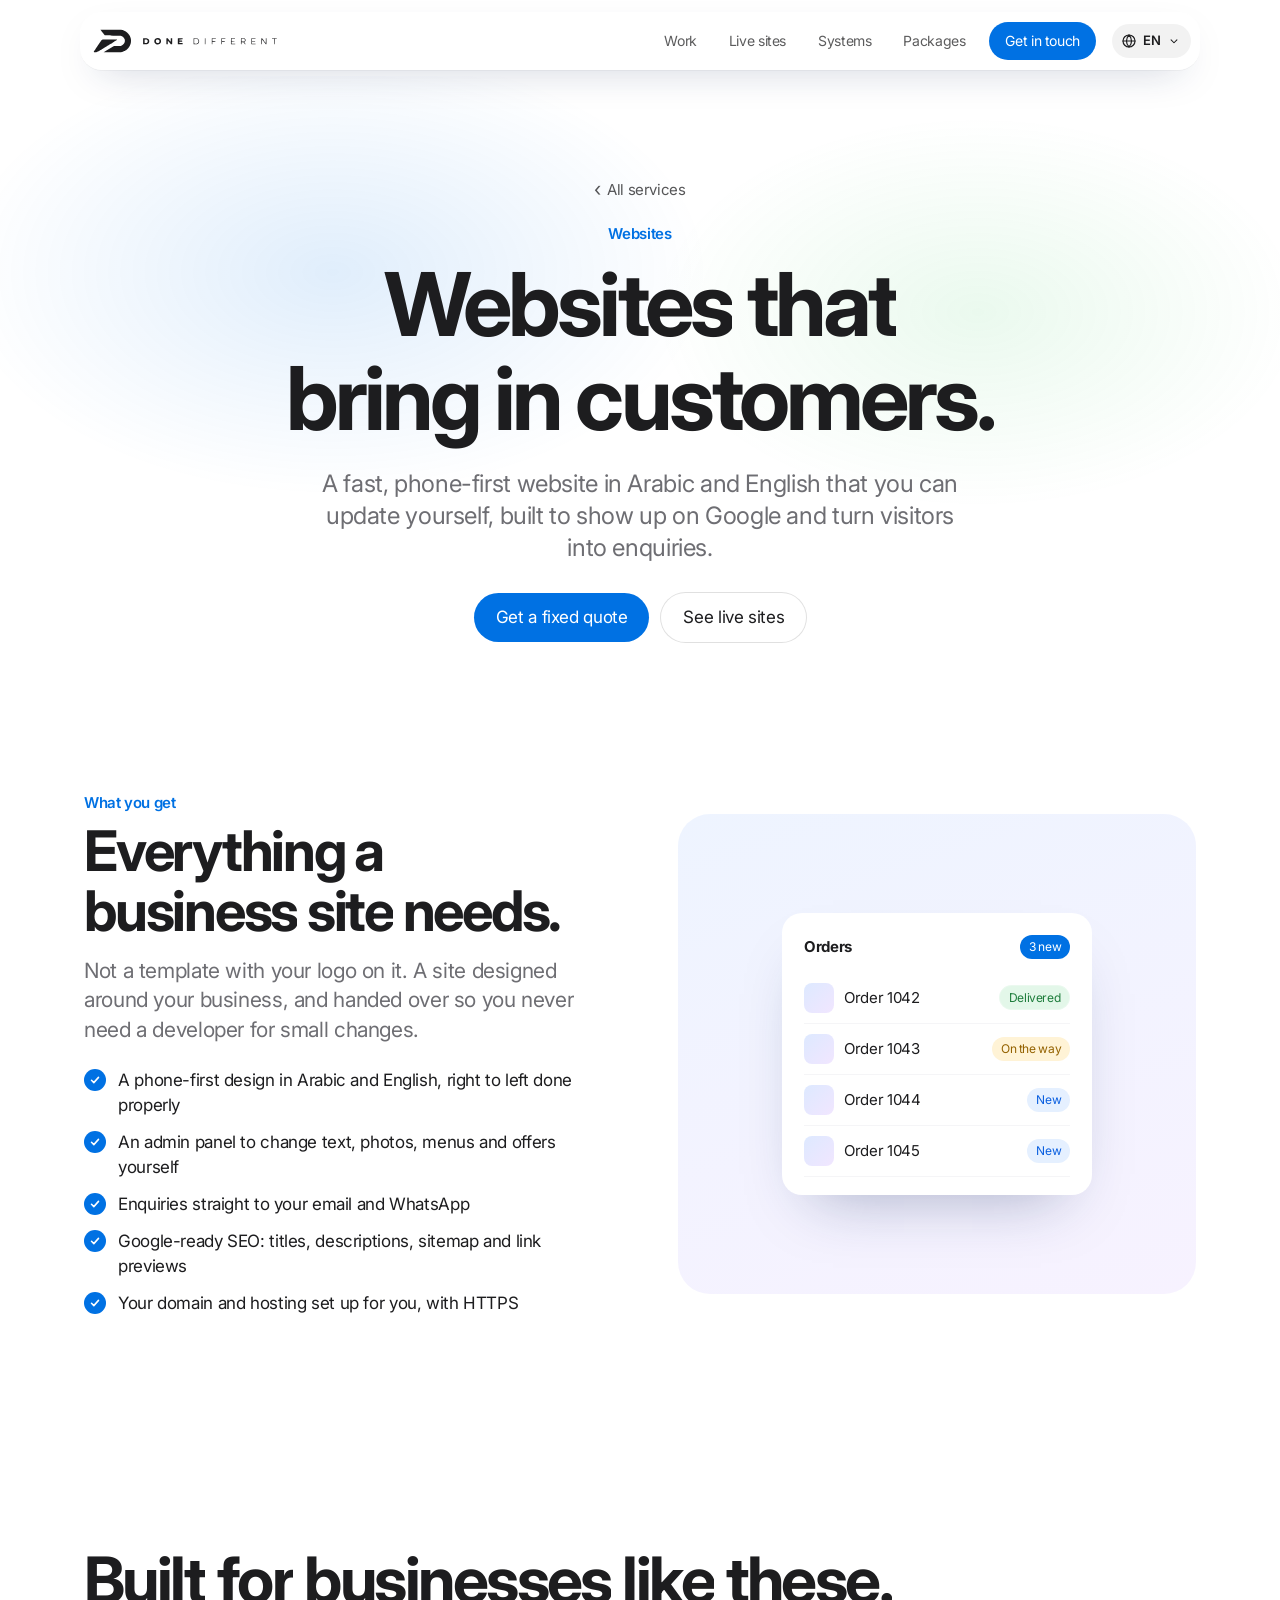
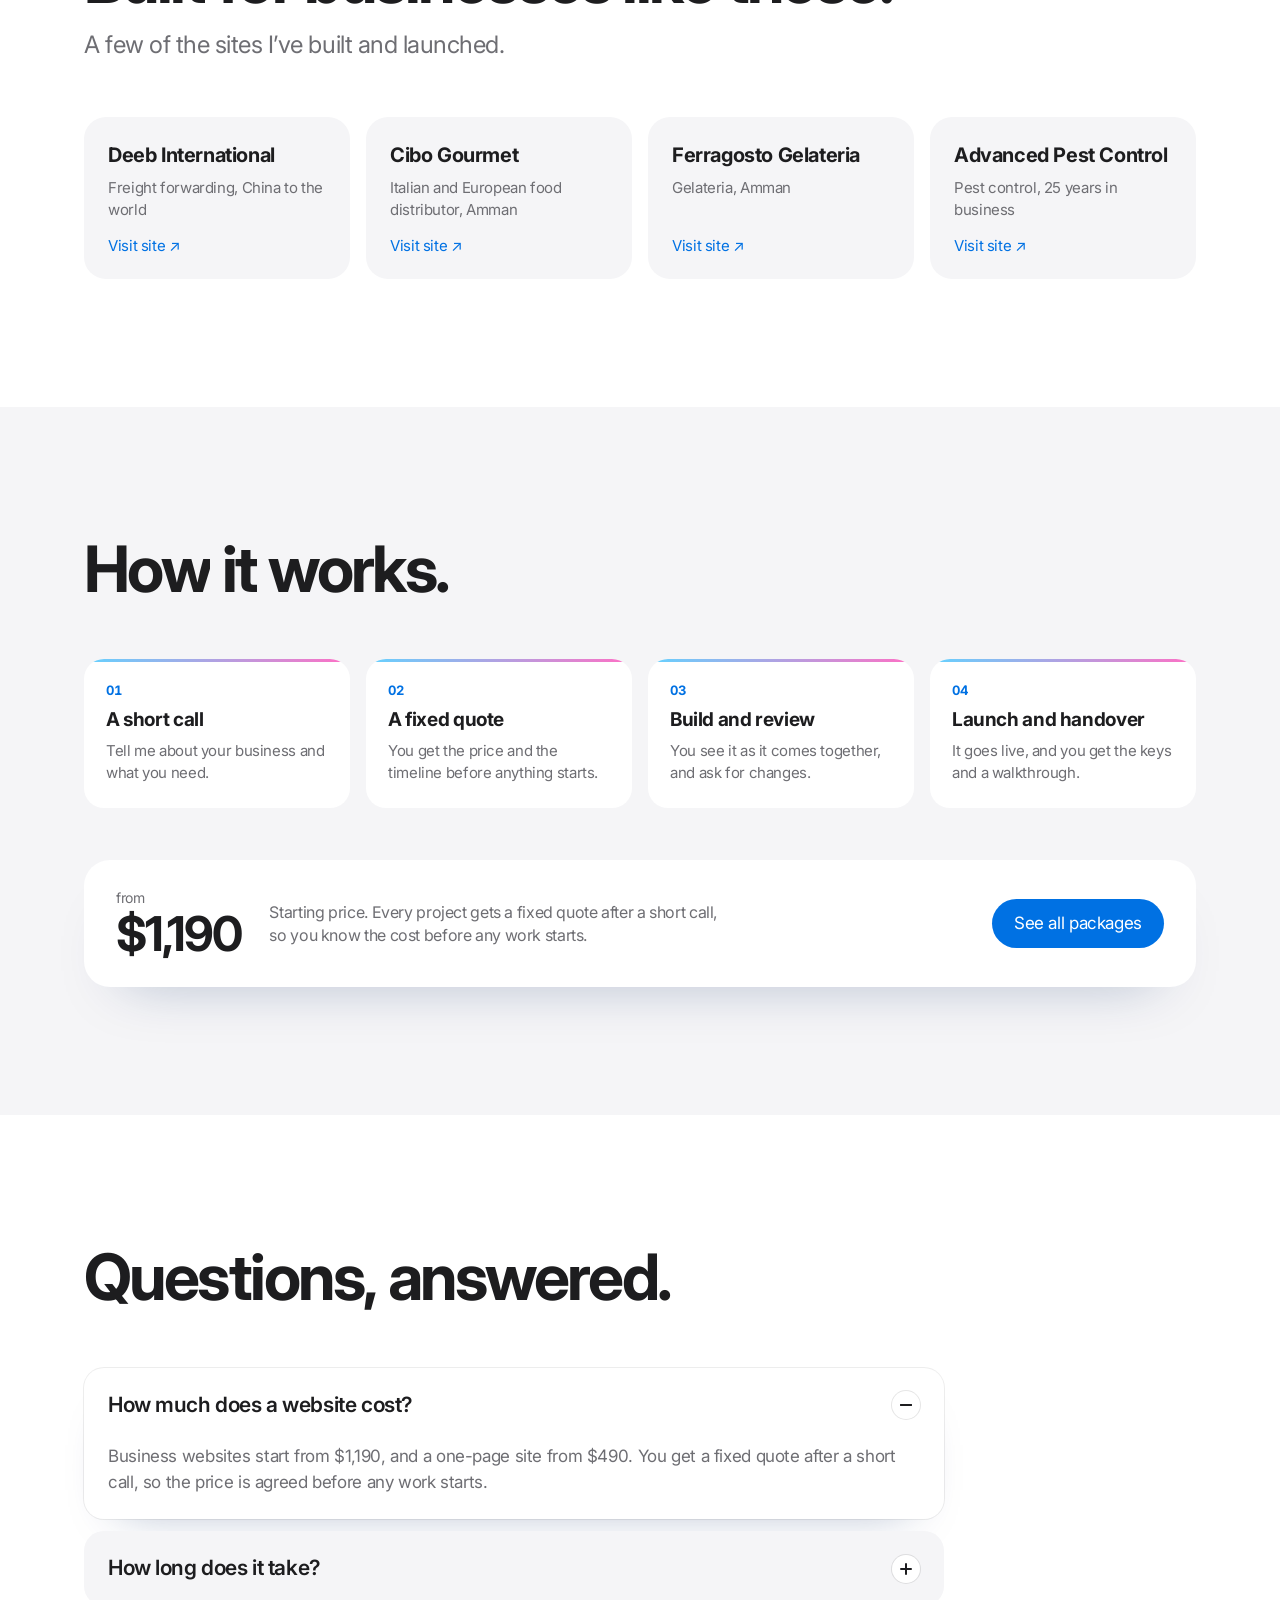
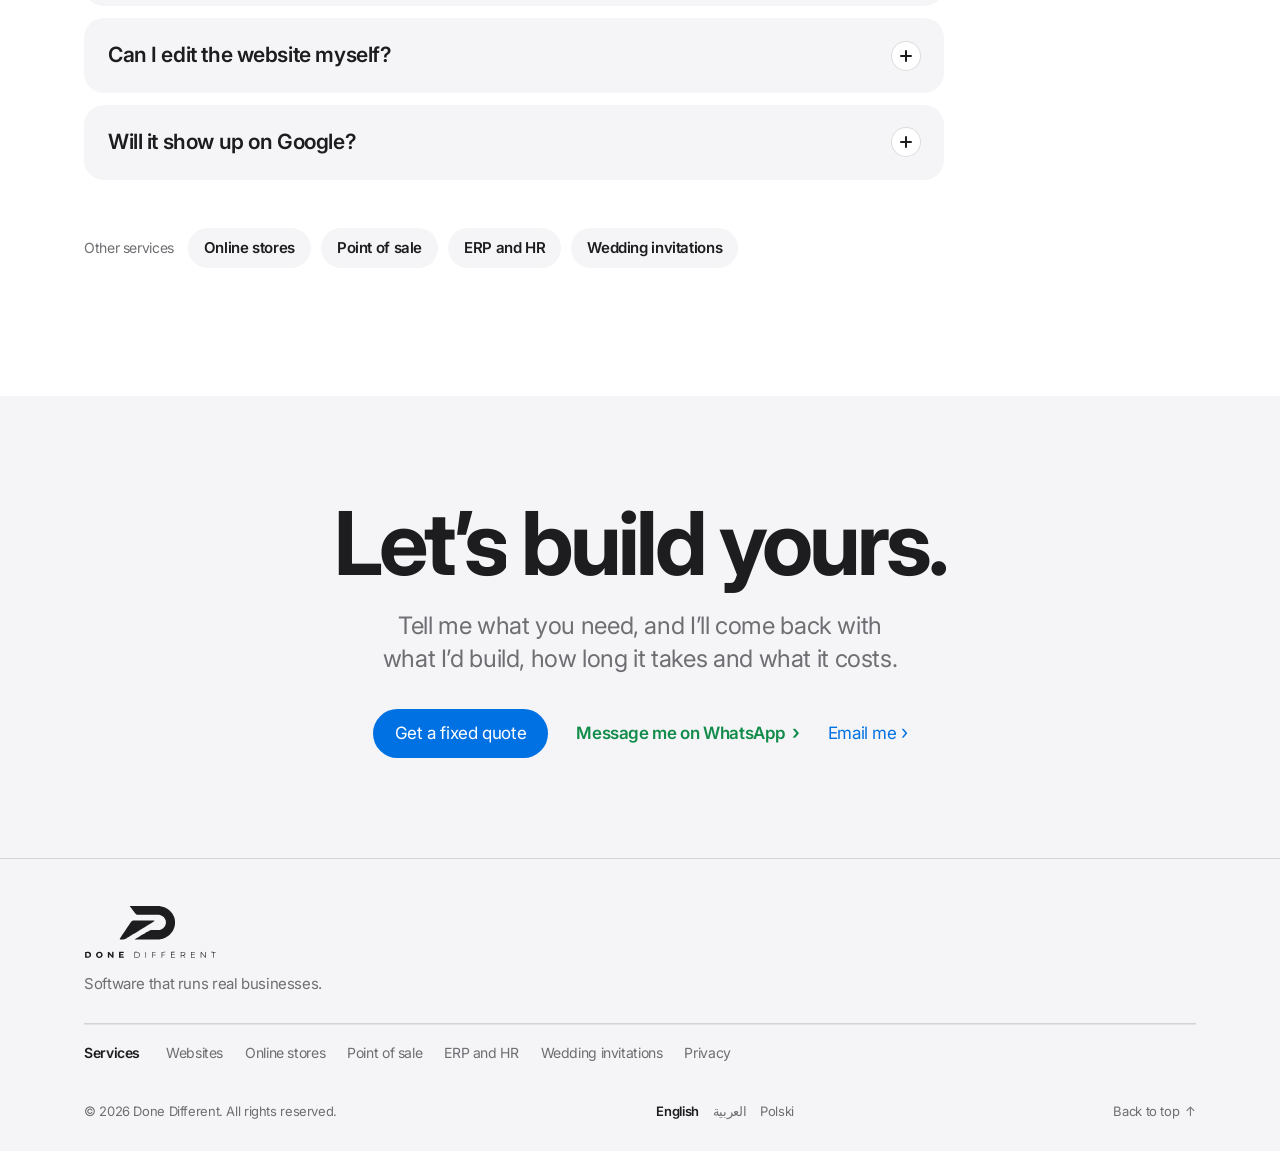
<file: websites/index.html>
<!DOCTYPE html>
<html lang="en" dir="ltr">
<head>
<meta charset="utf-8">
<link rel="icon" href="/favicon.ico" sizes="48x48"><link rel="icon" type="image/png" sizes="96x96" href="/favicon-96.png"><link rel="icon" type="image/png" sizes="192x192" href="/favicon-192.png"><link rel="apple-touch-icon" href="/apple-touch-icon.png"><meta name="robots" content="index, follow, max-image-preview:large"><meta name="viewport" content="width=device-width, initial-scale=1">
<title>Website design for businesses, in Arabic and English | Done Different Systems</title>
<meta property="og:locale" content="en_US"><meta property="og:locale:alternate" content="ar_AR"><meta property="og:locale:alternate" content="pl_PL"><script type="application/ld+json">[{"@context": "https://schema.org", "@type": "Service", "name": "Websites", "serviceType": "Websites", "description": "Phone-first business websites in Arabic and English, with an admin panel you run yourself, Google-ready SEO, WhatsApp and email enquiries, and hosting set up for you. From $1,190.", "url": "https://systems.donedifferent.net/websites/", "areaServed": "Worldwide", "availableLanguage": ["Arabic", "English"], "provider": {"@type": "Organization", "name": "Done Different", "url": "https://systems.donedifferent.net/", "email": "info@donedifferent.net"}, "offers": {"@type": "Offer", "price": "1190", "priceCurrency": "USD", "url": "https://systems.donedifferent.net/websites/", "availability": "https://schema.org/InStock", "priceSpecification": {"@type": "PriceSpecification", "minPrice": "1190", "priceCurrency": "USD"}}}, {"@context": "https://schema.org", "@type": "FAQPage", "mainEntity": [{"@type": "Question", "name": "How much does a website cost?", "acceptedAnswer": {"@type": "Answer", "text": "Business websites start from $1,190, and a one-page site from $490. You get a fixed quote after a short call, so the price is agreed before any work starts."}}, {"@type": "Question", "name": "How long does it take?", "acceptedAnswer": {"@type": "Answer", "text": "Most business websites are ready in two to four weeks, depending on how many pages you need and how quickly content comes together."}}, {"@type": "Question", "name": "Can I edit the website myself?", "acceptedAnswer": {"@type": "Answer", "text": "Yes. Every site comes with a private admin panel for your text, photos, menus and offers, in Arabic and English."}}, {"@type": "Question", "name": "Will it show up on Google?", "acceptedAnswer": {"@type": "Answer", "text": "Every site is built for search: proper titles and descriptions, a sitemap, fast pages and link previews. Ranking also depends on your content and competition, so I’ll tell you honestly what to expect."}}]}, {"@context": "https://schema.org", "@type": "BreadcrumbList", "itemListElement": [{"@type": "ListItem", "position": 1, "name": "Done Different Systems", "item": "https://systems.donedifferent.net/"}, {"@type": "ListItem", "position": 2, "name": "Websites", "item": "https://systems.donedifferent.net/websites/"}]}]</script><link rel="alternate" hreflang="en" href="https://systems.donedifferent.net/websites/"><link rel="alternate" hreflang="ar" href="https://systems.donedifferent.net/ar/website-design/"><link rel="alternate" hreflang="x-default" href="https://systems.donedifferent.net/websites/"><link rel="canonical" href="https://systems.donedifferent.net/websites/">
<meta name="theme-color" content="#F5F5F7">
<meta property="og:type" content="website">
<meta property="og:site_name" content="Done Different Systems">
<meta property="og:url" content="https://systems.donedifferent.net/websites/">
<meta property="og:title" content="Website design for businesses, in Arabic and English | Done Different Systems">
<meta property="og:description" content="Phone-first business websites in Arabic and English, with an admin panel you run yourself, Google-ready SEO, WhatsApp and email enquiries, and hosting set up for you. From $1,190.">
<meta property="og:image" content="https://systems.donedifferent.net/og/websites.png">
<meta property="og:image:width" content="1200">
<meta property="og:image:height" content="630">
<meta property="og:image:alt" content="Website design for businesses, in Arabic and English">
<meta name="twitter:card" content="summary_large_image">
<meta name="twitter:title" content="Website design for businesses, in Arabic and English | Done Different Systems">
<meta name="twitter:description" content="Phone-first business websites in Arabic and English, with an admin panel you run yourself, Google-ready SEO, WhatsApp and email enquiries, and hosting set up for you. From $1,190.">
<meta name="twitter:image" content="https://systems.donedifferent.net/og/websites.png">


<meta name="description" content="Phone-first business websites in Arabic and English, with an admin panel you run yourself, Google-ready SEO, WhatsApp and email enquiries, and hosting set up for you. From $1,190.">
<link rel="preconnect" href="https://fonts.googleapis.com">
<link rel="preconnect" href="https://fonts.gstatic.com" crossorigin>
<link href="https://fonts.googleapis.com/css2?family=Inter:wght@400;500;600;700&family=Montserrat:wght@300;700&family=Tajawal:wght@500;700&display=swap" rel="stylesheet">
<link rel="stylesheet" href="/assets/s-5656031dff.css">
<script>window.DD_SPY=[]</script><script>window.DD_MAIL={"url": "https://script.google.com/macros/s/AKfycbyFYFGSmdoYCowIifRj9fHhZEJKQX8gg5jzKDLyOiDbAR0hf-uWY4Wv-mmm1ukl56oY/exec"}</script></head>
<body><svg width="0" height="0" style="position:absolute" aria-hidden="true"><defs><symbol id="dd-mark" viewBox="0 0 960 595"><path fill="currentColor" fill-rule="evenodd" d="M26.8 575.8C24.7 574.7 21.8 572.4 20.4 570.7C16.4 565.9 17.4 562.1 25.9 550.2C29.8 544.7 34.9 537.3 37.3 533.8C39.7 530.3 43.6 524.8 45.9 521.5C48.2 518.2 52.9 511.2 56.3 506.0C59.7 500.8 65.7 491.8 69.7 486.0C73.6 480.2 83.1 466.3 90.6 455.0C98.2 443.7 109.8 426.6 116.5 417.0C128.0 400.6 158.4 355.8 188.7 310.6C215.7 270.6 219.7 266.8 243.5 259.8L251.5 257.5L420.0 257.5C512.7 257.5 589.7 257.8 591.2 258.3C594.6 259.2 599.4 266.1 598.6 268.8C597.7 271.4 596.1 272.5 562.0 293.0C545.2 303.1 527.7 313.9 523.0 317.0C518.3 320.1 513.8 322.9 513.0 323.3C511.2 324.2 509.0 325.6 503.3 329.3C500.9 330.8 498.8 332.0 498.6 332.0C498.3 332.0 496.4 333.2 494.3 334.6C492.2 336.0 489.6 337.6 488.5 338.1C487.4 338.6 483.1 341.2 479.0 344.0C472.8 348.1 447.4 363.9 441.2 367.5C439.0 368.9 432.0 373.2 429.5 374.8C428.4 375.4 426.6 376.5 425.5 377.0C424.4 377.6 422.1 378.9 420.5 379.9C418.9 381.0 415.7 382.8 413.6 384.0C411.5 385.2 406.7 388.0 403.1 390.4C399.5 392.7 393.6 396.4 390.0 398.5C386.4 400.6 381.0 404.1 377.9 406.2C374.8 408.3 372.0 410.0 371.6 410.0C371.2 410.0 366.8 412.6 361.7 415.8C356.6 419.0 344.2 426.6 334.0 432.7C312.4 445.6 287.1 460.9 271.5 470.5C265.4 474.2 256.7 479.6 252.0 482.4C247.3 485.3 238.3 490.9 232.0 494.9C217.7 503.9 194.2 518.4 187.5 522.2C175.8 529.0 173.2 530.5 167.5 534.1C164.2 536.2 156.2 541.2 149.7 545.2C143.2 549.2 136.7 553.3 135.2 554.2C117.7 565.2 96.8 573.6 80.1 576.4C65.2 578.9 31.8 578.6 26.8 575.8ZM267.9 577.1C266.6 576.7 270.8 572.0 272.5 572.0C273.2 572.0 275.5 570.7 277.6 569.2C279.7 567.6 304.7 552.5 333.0 535.5C361.3 518.6 394.6 498.5 407.0 491.0C419.4 483.5 436.9 472.9 446.0 467.5C455.1 462.1 465.4 455.8 469.0 453.5C489.1 440.5 511.5 428.5 522.9 424.5C538.0 419.2 541.9 419.0 610.3 419.0C680.7 419.0 683.3 418.8 701.5 412.8C730.7 403.0 753.1 385.9 769.4 360.8C790.3 328.7 795.6 294.0 785.5 256.5C779.8 235.8 764.0 211.1 747.0 196.2C730.9 182.2 706.5 170.6 685.0 166.7C681.6 166.1 611.6 165.5 498.5 165.1C297.0 164.4 315.3 165.1 300.4 157.8C288.9 152.2 285.5 148.3 237.0 86.1C229.0 75.8 219.7 64.1 216.3 60.0C201.6 42.2 186.0 21.9 186.0 20.6C186.0 19.8 186.8 18.9 187.8 18.6C191.9 17.5 682.5 18.7 693.0 19.9C751.7 26.6 802.1 49.2 851.1 90.7C864.3 101.9 888.3 129.8 899.5 147.0C906.7 158.0 923.3 191.1 926.8 201.5C939.5 238.4 942.5 256.2 942.5 294.0C942.5 339.9 935.8 369.8 916.7 408.5C894.7 453.2 865.7 488.5 826.5 518.1C820.7 522.5 805.2 533.0 804.5 533.0C804.3 533.0 799.8 535.6 794.3 538.8C788.9 542.0 782.0 545.8 779.0 547.2C776.0 548.6 770.0 551.4 765.7 553.4C761.5 555.4 757.4 557.0 756.7 557.0C756.0 557.0 754.9 557.5 754.3 558.1C753.7 558.7 751.7 559.5 749.9 560.0C748.0 560.5 744.0 561.8 741.0 562.9C736.0 564.8 732.5 565.8 714.0 570.5C702.9 573.3 692.2 575.0 678.5 576.0C665.6 577.0 270.8 578.1 267.9 577.1Z"/></symbol><symbol id="dd-word" viewBox="0 0 2221 139"><path fill="currentColor" fill-rule="evenodd" d="M244.5 120.9C229.4 118.5 212.2 106.2 206.0 93.5C195.6 71.9 201.6 44.1 219.6 30.2C230.9 21.5 244.1 17.6 259.6 18.2C293.5 19.6 315.5 44.4 311.7 76.9C308.3 106.0 277.4 126.2 244.5 120.9ZM19.6 118.5C18.3 117.1 18.1 110.8 18.3 68.7L18.5 20.5L42.5 19.9C80.1 19.0 88.3 20.6 102.6 31.8C116.1 42.4 122.1 62.1 117.9 82.2C114.2 99.8 97.6 114.5 77.1 118.4C65.2 120.7 21.8 120.7 19.6 118.5ZM400.2 119.2C398.9 118.3 398.2 23.1 399.5 21.0C399.8 20.4 404.7 20.0 410.5 20.0L420.9 20.0L424.7 24.7C429.1 30.3 437.5 40.3 443.6 47.5C450.5 55.7 455.6 62.1 461.7 70.2C464.9 74.5 468.1 77.9 468.7 78.0C469.7 78.0 470.0 71.3 470.2 49.2L470.5 20.5L479.8 19.6C486.3 19.0 489.8 19.1 491.5 19.8L494.0 21.0L494.0 69.3C494.0 105.5 493.7 117.9 492.8 118.8C492.0 119.6 488.2 120.0 482.2 120.0C473.2 120.0 472.7 119.9 470.5 117.2C469.2 115.7 462.4 107.3 455.4 98.5C448.4 89.7 441.3 80.9 439.6 78.9C437.9 76.9 433.6 71.8 430.1 67.6C426.6 63.4 423.3 60.3 422.9 60.7C422.4 61.2 421.9 74.6 421.8 90.5L421.5 119.5L411.5 119.8C406.0 119.9 400.9 119.6 400.2 119.2ZM587.1 118.6C585.7 117.0 585.7 23.1 587.0 21.0C588.1 19.3 661.7 19.5 663.8 21.2C665.2 22.4 665.3 37.0 663.9 38.4C663.6 38.7 652.1 39.1 638.3 39.2C624.4 39.4 612.9 39.8 612.5 40.1C611.5 41.2 611.2 56.5 612.2 57.8C613.0 58.7 618.7 59.0 634.4 59.0C649.6 59.0 655.9 59.3 656.8 60.2C658.0 61.4 658.5 73.6 657.4 76.4C656.9 77.8 654.0 78.0 635.1 78.0C619.6 78.0 613.1 78.3 612.2 79.2C610.6 80.8 610.6 97.6 612.1 98.6C612.8 99.0 624.5 99.2 638.3 99.2C654.9 99.1 663.8 99.5 664.7 100.2C666.3 101.5 666.5 115.2 665.0 118.1C664.0 119.9 662.5 120.0 626.1 120.0C594.6 120.0 588.0 119.8 587.1 118.6ZM844.7 119.3C844.3 119.0 844.0 96.7 844.0 69.9C844.0 24.4 844.1 21.0 845.8 20.2C848.5 18.8 884.6 18.7 893.0 20.1C911.9 23.0 927.5 37.0 933.2 56.0C934.9 61.9 934.7 77.1 932.7 84.1C928.1 100.8 913.6 114.2 895.5 118.5C889.3 120.0 846.0 120.7 844.7 119.3ZM1028.5 118.8C1028.2 118.1 1028.1 95.7 1028.2 69.0L1028.5 20.5L1032.4 20.2C1034.8 20.0 1036.6 20.4 1037.1 21.2C1038.1 22.7 1038.3 116.0 1037.4 118.4C1036.6 120.4 1029.2 120.6 1028.5 118.8ZM1142.6 119.2C1142.0 118.2 1141.7 21.0 1142.3 20.4C1142.5 20.2 1156.7 20.0 1173.9 20.0C1206.2 19.9 1208.0 20.1 1208.0 24.0C1208.0 28.5 1206.0 28.8 1178.5 29.0C1164.2 29.0 1152.2 29.4 1151.7 29.9C1151.3 30.3 1151.1 38.7 1151.2 48.6L1151.5 66.5L1175.4 66.8C1201.4 67.1 1202.3 67.3 1201.8 72.4L1201.5 75.5L1177.6 75.8C1162.2 75.9 1153.2 76.4 1152.4 77.1C1151.4 77.9 1151.0 83.3 1150.8 98.9L1150.5 119.5L1146.8 119.8C1144.8 120.0 1142.9 119.7 1142.6 119.2ZM1299.1 118.6C1298.3 117.7 1298.1 103.8 1298.2 68.9L1298.5 20.5L1329.0 20.0C1345.8 19.7 1360.5 19.8 1361.8 20.2C1364.3 21.0 1365.0 26.2 1362.8 27.7C1362.1 28.1 1349.6 28.7 1335.0 29.0L1308.5 29.5L1308.5 48.0L1308.5 66.5L1332.8 66.8L1357.1 67.0L1358.2 69.6C1360.8 75.2 1359.8 75.4 1332.9 76.0L1308.5 76.5L1307.9 98.0C1307.6 109.8 1307.3 119.6 1307.2 119.8C1306.5 120.6 1300.0 119.8 1299.1 118.6ZM1455.7 119.3C1454.7 118.4 1454.8 21.2 1455.8 20.7C1456.4 20.2 1515.8 19.5 1520.2 19.9C1522.4 20.0 1523.5 24.2 1522.0 26.9C1520.9 29.0 1520.4 29.1 1493.8 29.0C1478.9 28.9 1466.3 29.3 1465.8 29.8C1465.3 30.3 1465.1 38.0 1465.2 47.1L1465.5 63.5L1490.4 64.0L1515.3 64.5L1516.3 67.3C1518.1 72.8 1517.2 73.0 1491.0 73.0C1472.0 73.0 1467.0 73.3 1466.1 74.4C1465.3 75.3 1465.0 81.2 1465.2 93.1L1465.5 110.5L1493.9 110.8C1512.8 110.9 1522.8 111.4 1523.7 112.1C1525.3 113.5 1525.4 117.2 1523.8 118.8C1522.5 120.1 1456.9 120.6 1455.7 119.3ZM1618.5 118.8C1618.2 118.1 1618.1 95.7 1618.2 69.0L1618.5 20.5L1645.0 20.5C1674.8 20.5 1675.1 20.6 1684.1 28.7C1691.5 35.4 1694.0 41.1 1694.0 51.6C1694.0 59.8 1693.7 61.3 1690.9 66.9C1687.7 73.4 1680.1 80.2 1674.6 81.6C1673.2 81.9 1672.0 82.7 1672.0 83.2C1672.0 84.7 1680.5 97.8 1687.8 107.5C1695.5 117.9 1695.8 120.0 1689.6 120.0C1684.7 120.0 1683.9 119.3 1675.5 106.5C1669.6 97.7 1661.2 86.2 1659.9 85.4C1659.1 84.9 1636.4 84.6 1628.8 85.0C1628.4 85.0 1627.9 92.8 1627.8 102.2L1627.5 119.5L1623.2 119.8C1620.4 120.0 1618.8 119.7 1618.5 118.8ZM1790.1 118.6C1789.3 117.7 1789.1 103.8 1789.2 68.9L1789.5 20.5L1822.7 20.2C1854.4 20.0 1855.9 20.1 1856.5 21.9C1856.8 22.9 1856.6 24.9 1856.0 26.4L1855.0 29.1L1828.0 29.0C1813.2 28.9 1800.6 29.2 1800.0 29.5C1798.6 30.3 1798.7 62.7 1800.0 63.5C1800.6 63.9 1812.0 64.2 1825.3 64.3L1849.5 64.5L1849.5 68.5L1849.5 72.5L1825.0 72.8C1807.0 73.0 1800.4 73.4 1799.8 74.3C1798.9 75.7 1798.7 107.1 1799.6 109.4C1800.1 110.8 1803.6 111.0 1827.9 111.0C1857.0 111.0 1858.0 111.1 1858.0 115.5C1858.0 119.9 1857.2 120.0 1823.4 120.0C1797.5 120.0 1791.0 119.7 1790.1 118.6ZM1953.0 118.1C1951.5 115.1 1951.6 22.8 1953.2 21.2C1954.8 19.6 1960.2 19.7 1962.2 21.2C1963.0 21.9 1969.3 29.7 1976.1 38.5C1982.8 47.3 1991.6 58.5 1995.5 63.5C1999.4 68.5 2003.7 74.1 2005.0 76.0C2006.3 77.9 2009.4 81.9 2011.7 84.8C2014.0 87.6 2017.5 92.5 2019.5 95.5C2021.4 98.5 2023.4 101.0 2024.0 101.0C2024.7 101.0 2025.0 87.3 2025.0 61.0L2025.0 21.0L2027.6 20.0C2029.4 19.3 2031.0 19.3 2032.8 20.3L2035.5 21.5L2035.6 69.3C2035.8 121.7 2035.9 120.0 2029.8 120.0C2027.8 120.0 2026.1 119.1 2024.5 117.2C2020.7 112.8 2006.0 93.9 1990.5 73.5C1969.5 45.8 1964.5 39.5 1963.5 39.5C1962.9 39.5 1962.4 55.6 1962.2 78.5C1962.0 100.0 1961.7 118.1 1961.5 118.8C1960.8 120.8 1954.2 120.3 1953.0 118.1ZM2160.2 118.8C2159.3 117.9 2159.0 106.5 2159.0 73.9C2159.0 40.0 2158.7 29.9 2157.8 29.3C2157.1 28.9 2150.1 28.7 2142.2 28.9C2132.0 29.1 2127.5 28.8 2126.5 28.0C2124.7 26.5 2124.5 21.6 2126.2 20.4C2126.9 19.9 2144.6 19.7 2165.5 20.0L2203.5 20.5L2203.8 24.2C2204.2 28.9 2204.1 28.9 2184.5 29.3L2169.5 29.5L2169.2 73.4C2169.1 103.8 2168.6 117.7 2167.9 118.7C2166.5 120.3 2161.8 120.4 2160.2 118.8ZM893.4 108.5C909.4 104.7 919.6 94.5 922.9 79.2C927.1 59.5 918.7 40.8 902.2 32.9L895.5 29.6L875.6 29.2C861.5 28.9 855.6 29.1 855.1 29.9C854.2 31.3 853.7 105.5 854.5 108.1C855.1 109.9 856.3 110.0 871.3 110.0C881.6 109.9 889.6 109.4 893.4 108.5ZM269.6 97.1C286.8 89.6 291.8 64.3 279.0 48.8C271.4 39.6 254.5 36.5 243.0 42.2C226.0 50.6 221.6 76.6 234.8 91.2C242.5 99.8 257.5 102.3 269.6 97.1ZM75.3 97.3C90.3 91.9 96.9 76.3 92.0 57.9C90.1 50.8 84.2 45.0 75.8 41.9C70.4 39.9 46.5 38.4 44.2 39.8C43.2 40.5 42.9 46.7 43.0 69.0C43.0 84.5 43.3 97.7 43.6 98.1C44.6 99.8 70.1 99.1 75.3 97.3ZM1670.1 73.1C1687.5 65.4 1689.0 40.4 1672.7 31.8C1668.9 29.8 1666.5 29.5 1649.0 29.0C1638.3 28.7 1629.2 28.6 1628.8 28.8C1628.3 29.0 1628.0 39.4 1628.0 52.1L1628.0 75.0L1646.9 75.0C1663.4 75.0 1666.3 74.8 1670.1 73.1Z"/></symbol><symbol id="dd-full" viewBox="0 0 2221 903"><path fill="currentColor" fill-rule="evenodd" d="M244.5 884.9C229.4 882.5 212.2 870.2 206.0 857.5C195.6 835.9 201.6 808.1 219.6 794.2C230.9 785.5 244.1 781.6 259.6 782.2C293.5 783.6 315.5 808.4 311.7 840.9C308.3 870.0 277.4 890.2 244.5 884.9ZM19.6 882.5C18.3 881.1 18.1 874.8 18.3 832.7L18.5 784.5L42.5 783.9C80.1 783.0 88.3 784.6 102.6 795.8C116.1 806.4 122.1 826.1 117.9 846.2C114.2 863.8 97.6 878.5 77.1 882.4C65.2 884.7 21.8 884.7 19.6 882.5ZM400.2 883.2C398.9 882.3 398.2 787.1 399.5 785.0C399.8 784.4 404.7 784.0 410.5 784.0L420.9 784.0L424.7 788.7C429.1 794.3 437.5 804.3 443.6 811.5C450.5 819.7 455.6 826.1 461.7 834.2C464.9 838.5 468.1 841.9 468.7 842.0C469.7 842.0 470.0 835.3 470.2 813.2L470.5 784.5L479.8 783.6C486.3 783.0 489.8 783.1 491.5 783.8L494.0 785.0L494.0 833.3C494.0 869.5 493.7 881.9 492.8 882.8C492.0 883.6 488.2 884.0 482.2 884.0C473.2 884.0 472.7 883.9 470.5 881.2C469.2 879.7 462.4 871.3 455.4 862.5C448.4 853.7 441.3 844.9 439.6 842.9C437.9 840.9 433.6 835.8 430.1 831.6C426.6 827.4 423.3 824.3 422.9 824.7C422.4 825.2 421.9 838.6 421.8 854.5L421.5 883.5L411.5 883.8C406.0 883.9 400.9 883.6 400.2 883.2ZM587.1 882.6C585.7 881.0 585.7 787.1 587.0 785.0C588.1 783.3 661.7 783.5 663.8 785.2C665.2 786.4 665.3 801.0 663.9 802.4C663.6 802.7 652.1 803.1 638.3 803.2C624.4 803.4 612.9 803.8 612.5 804.1C611.5 805.2 611.2 820.5 612.2 821.8C613.0 822.7 618.7 823.0 634.4 823.0C649.6 823.0 655.9 823.3 656.8 824.2C658.0 825.4 658.5 837.6 657.4 840.4C656.9 841.8 654.0 842.0 635.1 842.0C619.6 842.0 613.1 842.3 612.2 843.2C610.6 844.8 610.6 861.6 612.1 862.6C612.8 863.0 624.5 863.2 638.3 863.2C654.9 863.1 663.8 863.5 664.7 864.2C666.3 865.5 666.5 879.2 665.0 882.1C664.0 883.9 662.5 884.0 626.1 884.0C594.6 884.0 588.0 883.8 587.1 882.6ZM844.7 883.3C844.3 883.0 844.0 860.7 844.0 833.9C844.0 788.4 844.1 785.0 845.8 784.2C848.5 782.8 884.6 782.7 893.0 784.1C911.9 787.0 927.5 801.0 933.2 820.0C934.9 825.9 934.7 841.1 932.7 848.1C928.1 864.8 913.6 878.2 895.5 882.5C889.3 884.0 846.0 884.7 844.7 883.3ZM1028.5 882.8C1028.2 882.1 1028.1 859.7 1028.2 833.0L1028.5 784.5L1032.4 784.2C1034.8 784.0 1036.6 784.4 1037.1 785.2C1038.1 786.7 1038.3 880.0 1037.4 882.4C1036.6 884.4 1029.2 884.6 1028.5 882.8ZM1142.6 883.2C1142.0 882.2 1141.7 785.0 1142.3 784.4C1142.5 784.2 1156.7 784.0 1173.9 784.0C1206.2 783.9 1208.0 784.1 1208.0 788.0C1208.0 792.5 1206.0 792.8 1178.5 793.0C1164.2 793.0 1152.2 793.4 1151.7 793.9C1151.3 794.3 1151.1 802.7 1151.2 812.6L1151.5 830.5L1175.4 830.8C1201.4 831.1 1202.3 831.3 1201.8 836.4L1201.5 839.5L1177.6 839.8C1162.2 839.9 1153.2 840.4 1152.4 841.1C1151.4 841.9 1151.0 847.3 1150.8 862.9L1150.5 883.5L1146.8 883.8C1144.8 884.0 1142.9 883.7 1142.6 883.2ZM1299.1 882.6C1298.3 881.7 1298.1 867.8 1298.2 832.9L1298.5 784.5L1329.0 784.0C1345.8 783.7 1360.5 783.8 1361.8 784.2C1364.3 785.0 1365.0 790.2 1362.8 791.7C1362.1 792.1 1349.6 792.7 1335.0 793.0L1308.5 793.5L1308.5 812.0L1308.5 830.5L1332.8 830.8L1357.1 831.0L1358.2 833.6C1360.8 839.2 1359.8 839.4 1332.9 840.0L1308.5 840.5L1307.9 862.0C1307.6 873.8 1307.3 883.6 1307.2 883.8C1306.5 884.6 1300.0 883.8 1299.1 882.6ZM1455.7 883.3C1454.7 882.4 1454.8 785.2 1455.8 784.7C1456.4 784.2 1515.8 783.5 1520.2 783.9C1522.4 784.0 1523.5 788.2 1522.0 790.9C1520.9 793.0 1520.4 793.1 1493.8 793.0C1478.9 792.9 1466.3 793.3 1465.8 793.8C1465.3 794.3 1465.1 802.0 1465.2 811.1L1465.5 827.5L1490.4 828.0L1515.3 828.5L1516.3 831.3C1518.1 836.8 1517.2 837.0 1491.0 837.0C1472.0 837.0 1467.0 837.3 1466.1 838.4C1465.3 839.3 1465.0 845.2 1465.2 857.1L1465.5 874.5L1493.9 874.8C1512.8 874.9 1522.8 875.4 1523.7 876.1C1525.3 877.5 1525.4 881.2 1523.8 882.8C1522.5 884.1 1456.9 884.6 1455.7 883.3ZM1618.5 882.8C1618.2 882.1 1618.1 859.7 1618.2 833.0L1618.5 784.5L1645.0 784.5C1674.8 784.5 1675.1 784.6 1684.1 792.7C1691.5 799.4 1694.0 805.1 1694.0 815.6C1694.0 823.8 1693.7 825.3 1690.9 830.9C1687.7 837.4 1680.1 844.2 1674.6 845.6C1673.2 845.9 1672.0 846.7 1672.0 847.2C1672.0 848.7 1680.5 861.8 1687.8 871.5C1695.5 881.9 1695.8 884.0 1689.6 884.0C1684.7 884.0 1683.9 883.3 1675.5 870.5C1669.6 861.7 1661.2 850.2 1659.9 849.4C1659.1 848.9 1636.4 848.6 1628.8 849.0C1628.4 849.0 1627.9 856.8 1627.8 866.2L1627.5 883.5L1623.2 883.8C1620.4 884.0 1618.8 883.7 1618.5 882.8ZM1790.1 882.6C1789.3 881.7 1789.1 867.8 1789.2 832.9L1789.5 784.5L1822.7 784.2C1854.4 784.0 1855.9 784.1 1856.5 785.9C1856.8 786.9 1856.6 788.9 1856.0 790.4L1855.0 793.1L1828.0 793.0C1813.2 792.9 1800.6 793.2 1800.0 793.5C1798.6 794.3 1798.7 826.7 1800.0 827.5C1800.6 827.9 1812.0 828.2 1825.3 828.3L1849.5 828.5L1849.5 832.5L1849.5 836.5L1825.0 836.8C1807.0 837.0 1800.4 837.4 1799.8 838.3C1798.9 839.7 1798.7 871.1 1799.6 873.4C1800.1 874.8 1803.6 875.0 1827.9 875.0C1857.0 875.0 1858.0 875.1 1858.0 879.5C1858.0 883.9 1857.2 884.0 1823.4 884.0C1797.5 884.0 1791.0 883.7 1790.1 882.6ZM1953.0 882.1C1951.5 879.1 1951.6 786.8 1953.2 785.2C1954.8 783.6 1960.2 783.7 1962.2 785.2C1963.0 785.9 1969.3 793.7 1976.1 802.5C1982.8 811.3 1991.6 822.5 1995.5 827.5C1999.4 832.5 2003.7 838.1 2005.0 840.0C2006.3 841.9 2009.4 845.9 2011.7 848.8C2014.0 851.6 2017.5 856.5 2019.5 859.5C2021.4 862.5 2023.4 865.0 2024.0 865.0C2024.7 865.0 2025.0 851.3 2025.0 825.0L2025.0 785.0L2027.6 784.0C2029.4 783.3 2031.0 783.3 2032.8 784.3L2035.5 785.5L2035.6 833.3C2035.8 885.7 2035.9 884.0 2029.8 884.0C2027.8 884.0 2026.1 883.1 2024.5 881.2C2020.7 876.8 2006.0 857.9 1990.5 837.5C1969.5 809.8 1964.5 803.5 1963.5 803.5C1962.9 803.5 1962.4 819.6 1962.2 842.5C1962.0 864.0 1961.7 882.1 1961.5 882.8C1960.8 884.8 1954.2 884.3 1953.0 882.1ZM2160.2 882.8C2159.3 881.9 2159.0 870.5 2159.0 837.9C2159.0 804.0 2158.7 793.9 2157.8 793.3C2157.1 792.9 2150.1 792.7 2142.2 792.9C2132.0 793.1 2127.5 792.8 2126.5 792.0C2124.7 790.5 2124.5 785.6 2126.2 784.4C2126.9 783.9 2144.6 783.7 2165.5 784.0L2203.5 784.5L2203.8 788.2C2204.2 792.9 2204.1 792.9 2184.5 793.3L2169.5 793.5L2169.2 837.4C2169.1 867.8 2168.6 881.7 2167.9 882.7C2166.5 884.3 2161.8 884.4 2160.2 882.8ZM893.4 872.5C909.4 868.7 919.6 858.5 922.9 843.2C927.1 823.5 918.7 804.8 902.2 796.9L895.5 793.6L875.6 793.2C861.5 792.9 855.6 793.1 855.1 793.9C854.2 795.3 853.7 869.5 854.5 872.1C855.1 873.9 856.3 874.0 871.3 874.0C881.6 873.9 889.6 873.4 893.4 872.5ZM269.6 861.1C286.8 853.6 291.8 828.3 279.0 812.8C271.4 803.6 254.5 800.5 243.0 806.2C226.0 814.6 221.6 840.6 234.8 855.2C242.5 863.8 257.5 866.3 269.6 861.1ZM75.3 861.3C90.3 855.9 96.9 840.3 92.0 821.9C90.1 814.8 84.2 809.0 75.8 805.9C70.4 803.9 46.5 802.4 44.2 803.8C43.2 804.5 42.9 810.7 43.0 833.0C43.0 848.5 43.3 861.7 43.6 862.1C44.6 863.8 70.1 863.1 75.3 861.3ZM1670.1 837.1C1687.5 829.4 1689.0 804.4 1672.7 795.8C1668.9 793.8 1666.5 793.5 1649.0 793.0C1638.3 792.7 1629.2 792.6 1628.8 792.8C1628.3 793.0 1628.0 803.4 1628.0 816.1L1628.0 839.0L1646.9 839.0C1663.4 839.0 1666.3 838.8 1670.1 837.1ZM606.8 575.8C604.7 574.7 601.8 572.4 600.4 570.7C596.4 565.9 597.4 562.1 605.9 550.2C609.8 544.7 614.9 537.3 617.3 533.8C619.7 530.3 623.6 524.8 625.9 521.5C628.2 518.2 632.9 511.2 636.3 506.0C639.7 500.8 645.7 491.8 649.7 486.0C653.6 480.2 663.1 466.3 670.6 455.0C678.2 443.7 689.8 426.6 696.5 417.0C708.0 400.6 738.4 355.8 768.7 310.6C795.7 270.6 799.7 266.8 823.5 259.8L831.5 257.5L1000.0 257.5C1092.7 257.5 1169.7 257.8 1171.2 258.3C1174.6 259.2 1179.4 266.1 1178.6 268.8C1177.7 271.4 1176.1 272.5 1142.0 293.0C1125.2 303.1 1107.7 313.9 1103.0 317.0C1098.3 320.1 1093.8 322.9 1093.0 323.3C1091.2 324.2 1089.0 325.6 1083.3 329.3C1080.9 330.8 1078.8 332.0 1078.6 332.0C1078.3 332.0 1076.4 333.2 1074.3 334.6C1072.2 336.0 1069.6 337.6 1068.5 338.1C1067.4 338.6 1063.1 341.2 1059.0 344.0C1052.8 348.1 1027.4 363.9 1021.2 367.5C1019.0 368.9 1012.0 373.2 1009.5 374.8C1008.4 375.4 1006.6 376.5 1005.5 377.0C1004.4 377.6 1002.1 378.9 1000.5 379.9C998.9 381.0 995.7 382.8 993.6 384.0C991.5 385.2 986.7 388.0 983.1 390.4C979.5 392.7 973.6 396.4 970.0 398.5C966.4 400.6 961.0 404.1 957.9 406.2C954.8 408.3 952.0 410.0 951.6 410.0C951.2 410.0 946.8 412.6 941.7 415.8C936.6 419.0 924.2 426.6 914.0 432.7C892.4 445.6 867.1 460.9 851.5 470.5C845.5 474.2 836.7 479.6 832.0 482.4C827.3 485.3 818.3 490.9 812.0 494.9C797.7 503.9 774.2 518.4 767.5 522.2C755.8 529.0 753.2 530.5 747.5 534.1C744.2 536.2 736.2 541.2 729.7 545.2C723.2 549.2 716.7 553.3 715.2 554.2C697.7 565.2 676.8 573.6 660.1 576.4C645.2 578.9 611.8 578.6 606.8 575.8ZM847.9 577.1C846.6 576.7 850.8 572.0 852.5 572.0C853.2 572.0 855.5 570.7 857.6 569.2C859.7 567.6 884.7 552.5 913.0 535.5C941.3 518.6 974.6 498.5 987.0 491.0C999.4 483.5 1016.9 472.9 1026.0 467.5C1035.1 462.1 1045.4 455.8 1049.0 453.5C1069.1 440.5 1091.5 428.5 1102.9 424.5C1118.0 419.2 1121.9 419.0 1190.3 419.0C1260.7 419.0 1263.3 418.8 1281.5 412.8C1310.7 403.0 1333.1 385.9 1349.4 360.8C1370.3 328.7 1375.6 294.0 1365.5 256.5C1359.8 235.8 1344.0 211.1 1327.0 196.2C1310.9 182.2 1286.5 170.6 1265.0 166.7C1261.6 166.1 1191.6 165.5 1078.5 165.1C877.0 164.4 895.3 165.1 880.4 157.8C868.9 152.2 865.5 148.3 817.0 86.1C809.0 75.8 799.7 64.1 796.3 60.0C781.6 42.2 766.0 21.9 766.0 20.6C766.0 19.8 766.8 18.9 767.8 18.6C771.9 17.5 1262.5 18.7 1273.0 19.9C1331.7 26.6 1382.1 49.2 1431.1 90.7C1444.3 101.9 1468.3 129.8 1479.5 147.0C1486.7 158.0 1503.3 191.1 1506.8 201.5C1519.5 238.4 1522.5 256.2 1522.5 294.0C1522.5 339.9 1515.8 369.8 1496.7 408.5C1474.7 453.2 1445.7 488.5 1406.5 518.1C1400.7 522.5 1385.2 533.0 1384.5 533.0C1384.3 533.0 1379.8 535.6 1374.3 538.8C1368.9 542.0 1362.0 545.8 1359.0 547.2C1356.0 548.6 1350.0 551.4 1345.7 553.4C1341.5 555.4 1337.4 557.0 1336.7 557.0C1336.0 557.0 1334.9 557.5 1334.3 558.1C1333.7 558.7 1331.7 559.5 1329.9 560.0C1328.0 560.5 1324.0 561.8 1321.0 562.9C1316.0 564.8 1312.5 565.8 1294.0 570.5C1282.9 573.3 1272.2 575.0 1258.5 576.0C1245.6 577.0 850.8 578.1 847.9 577.1Z"/></symbol></defs></svg>

<nav class="nav" id="nav" aria-label="Main">
  <div class="wrap">
    <a class="name dd" href="/" aria-label="Done Different, home"><svg class="dd-mark" viewBox="0 0 960 595" aria-hidden="true"><use href="#dd-mark"/></svg><svg class="dd-word" viewBox="0 0 2221 139" aria-hidden="true"><use href="#dd-word"/></svg></a>
    <ul id="menu"><li><a href="/#work">Work</a></li><li><a href="/#sites">Live sites</a></li><li><a href="/#systems">Systems</a></li><li><a href="/#start">Packages</a></li><li><a class="pill sm" href="/#start">Get in touch</a></li></ul>
    <div class="lang-dd"><button type="button" class="lang-btn" aria-haspopup="true" aria-expanded="false" aria-label="Language: English"><svg viewBox="0 0 24 24" aria-hidden="true"><circle cx="12" cy="12" r="9"/><path d="M3 12h18M12 3c2.6 2.6 3.8 5.6 3.8 9s-1.2 6.4-3.8 9c-2.6-2.6-3.8-5.6-3.8-9S9.4 5.6 12 3z"/></svg><span>EN</span><svg class="chev" viewBox="0 0 24 24" aria-hidden="true"><path d="m7 10 5 5 5-5"/></svg></button><div class="lang-menu" role="menu"><a role="menuitem" href="/websites/" hreflang="en" lang="en" data-lang-link aria-current="true"><span>English</span><small>EN</small></a><a role="menuitem" href="/ar/website-design/" hreflang="ar" lang="ar" data-lang-link><span>العربية</span><small>AR</small></a><a role="menuitem" href="/pl/" hreflang="pl" lang="pl" data-lang-link><span>Polski</span><small>PL</small></a></div></div>
    <button class="menu-btn" id="menu-btn" aria-label="Open menu" aria-expanded="false" aria-controls="menu"><span></span><span></span><span></span></button>
  </div>
</nav>

<main id="top">
<div class="page" data-page="home"><section class="sys-hero svc-hero"><div class="wrap"><a class="back" href="/#services">All services</a><span class="svc-kind">Websites</span><h1 class="split">Websites that bring in customers.</h1><p class="lead">A fast, phone-first website in Arabic and English that you can update yourself, built to show up on Google and turn visitors into enquiries.</p><div class="svc-ctas"><a class="pill" href="/#start">Get a fixed quote</a><a class="pill ghost" href="/#sites">See live sites</a></div></div></section><section class="sys"><div class="wrap sys-grid"><div class="sys-copy"><div class="sys-kind">What you get</div><h2 class="split">Everything a business site needs.</h2><p>Not a template with your logo on it. A site designed around your business, and handed over so you never need a developer for small changes.</p><ul class="ticks"><li>A phone-first design in Arabic and English, right to left done properly</li><li>An admin panel to change text, photos, menus and offers yourself</li><li>Enquiries straight to your email and WhatsApp</li><li>Google-ready SEO: titles, descriptions, sitemap and link previews</li><li>Your domain and hosting set up for you, with HTTPS</li></ul></div><div class="sys-art" aria-hidden="true">
        <div class="dash">
          <div class="d-head"><b>Orders</b><span class="d-pill">3 new</span></div>
          <div class="d-row"><i></i><span>Order 1042</span><em class="g">Delivered</em></div>
          <div class="d-row"><i></i><span>Order 1043</span><em class="y">On the way</em></div>
          <div class="d-row"><i></i><span>Order 1044</span><em class="b">New</em></div>
          <div class="d-row"><i></i><span>Order 1045</span><em class="b">New</em></div>
        </div>
      </div></div></section><section class="svc-who"><div class="wrap"><div class="head"><h2 class="split">Built for businesses like these.</h2><p>A few of the sites I’ve built and launched.</p></div><div class="svc-clients"><a class="svc-client" href="https://deebinternational.com" target="_blank" rel="noopener"><b>Deeb International</b><span>Freight forwarding, China to the world</span><em>Visit site ↗</em></a><a class="svc-client" href="https://cibogourmet.co" target="_blank" rel="noopener"><b>Cibo Gourmet</b><span>Italian and European food distributor, Amman</span><em>Visit site ↗</em></a><a class="svc-client" href="https://ferragosto.ferragosto.workers.dev" target="_blank" rel="noopener"><b>Ferragosto Gelateria</b><span>Gelateria, Amman</span><em>Visit site ↗</em></a><a class="svc-client" href="https://advanced-pest-control.zeddev.workers.dev/en" target="_blank" rel="noopener"><b>Advanced Pest Control</b><span>Pest control, 25 years in business</span><em>Visit site ↗</em></a></div></div></section><section class="svc-how"><div class="wrap"><div class="head"><h2 class="split">How it works.</h2></div><ol class="pipe"><li><span class="n">01</span><b>A short call</b><span>Tell me about your business and what you need.</span></li><li><span class="n">02</span><b>A fixed quote</b><span>You get the price and the timeline before anything starts.</span></li><li><span class="n">03</span><b>Build and review</b><span>You see it as it comes together, and ask for changes.</span></li><li><span class="n">04</span><b>Launch and handover</b><span>It goes live, and you get the keys and a walkthrough.</span></li></ol><div class="svc-price"><div><span>from</span><b>$1,190</b></div><p>Starting price. Every project gets a fixed quote after a short call, so you know the cost before any work starts.</p><a class="pill" href="/#start">See all packages</a></div></div></section><section class="svc-faq"><div class="wrap"><div class="head"><h2 class="split">Questions, answered.</h2></div><div class="faq"><details class="qa" open><summary>How much does a website cost?<span class="pm" aria-hidden="true"></span></summary><div class="qa-a"><p>Business websites start from $1,190, and a one-page site from $490. You get a fixed quote after a short call, so the price is agreed before any work starts.</p></div></details><details class="qa"><summary>How long does it take?<span class="pm" aria-hidden="true"></span></summary><div class="qa-a"><p>Most business websites are ready in two to four weeks, depending on how many pages you need and how quickly content comes together.</p></div></details><details class="qa"><summary>Can I edit the website myself?<span class="pm" aria-hidden="true"></span></summary><div class="qa-a"><p>Yes. Every site comes with a private admin panel for your text, photos, menus and offers, in Arabic and English.</p></div></details><details class="qa"><summary>Will it show up on Google?<span class="pm" aria-hidden="true"></span></summary><div class="qa-a"><p>Every site is built for search: proper titles and descriptions, a sitemap, fast pages and link previews. Ranking also depends on your content and competition, so I’ll tell you honestly what to expect.</p></div></details></div><nav class="svc-rel" aria-label="Other services"><span>Other services</span><a href="/online-stores/">Online stores</a><a href="/point-of-sale/">Point of sale</a><a href="/erp-hr/">ERP and HR</a><a href="/wedding-invitation/">Wedding invitations</a></nav></div></section><section class="contact mini"><div class="wrap narrow"><h2>Let’s build yours.</h2><p>Tell me what you need, and I’ll come back with what I’d build, how long it takes and what it costs.</p><div class="ctas"><a class="pill" href="/#start">Get a fixed quote</a><a class="more wa-link" href="https://wa.me/48507304248?text=Hi%20Done%20Different%21%20I%27d%20like%20to%20ask%20about%20a%20website%20for%20my%20business." target="_blank" rel="noopener">Message me on WhatsApp</a><a class="more" href="mailto:info@donedifferent.net">Email me</a></div></div></section></div>
</main>

<footer class="foot">
  <div class="wrap">
    <div class="foot-top">
      <div class="foot-id"><a class="dd-foot" href="/" aria-label="Done Different, home"><svg class="dd-full" viewBox="0 0 2221 903" aria-hidden="true"><use href="#dd-full"/></svg></a><span>Software that runs real businesses.</span></div>
      
    </div>
    <nav class="foot-pages" aria-label="Services"><b>Services</b><a href="/websites/" aria-current="page">Websites</a><a href="/online-stores/">Online stores</a><a href="/point-of-sale/">Point of sale</a><a href="/erp-hr/">ERP and HR</a><a href="/wedding-invitation/">Wedding invitations</a><a href="/privacy/">Privacy</a></nav>
    <div class="foot-bot">
      <span>© 2026 Done Different. All rights reserved.</span>
      <div class="foot-lang" role="navigation" aria-label="Language"><a href="/websites/" hreflang="en" lang="en" data-lang-link aria-current="true">English</a><a href="/ar/website-design/" hreflang="ar" lang="ar" data-lang-link>العربية</a><a href="/pl/" hreflang="pl" lang="pl" data-lang-link>Polski</a></div>
      <a class="to-top" href="/">Back to top</a>
    </div>
  </div>
</footer>

<script src="/assets/s-8a86e5af31.js"></script>
<!-- Cloudflare Web Analytics --><script type="module" src="https://static.cloudflareinsights.com/beacon.min.js" data-cf-beacon='{"token": "5538f6e7fb994c44ae55fcb48be7becf"}'></script>
</body>
</html>
</file>
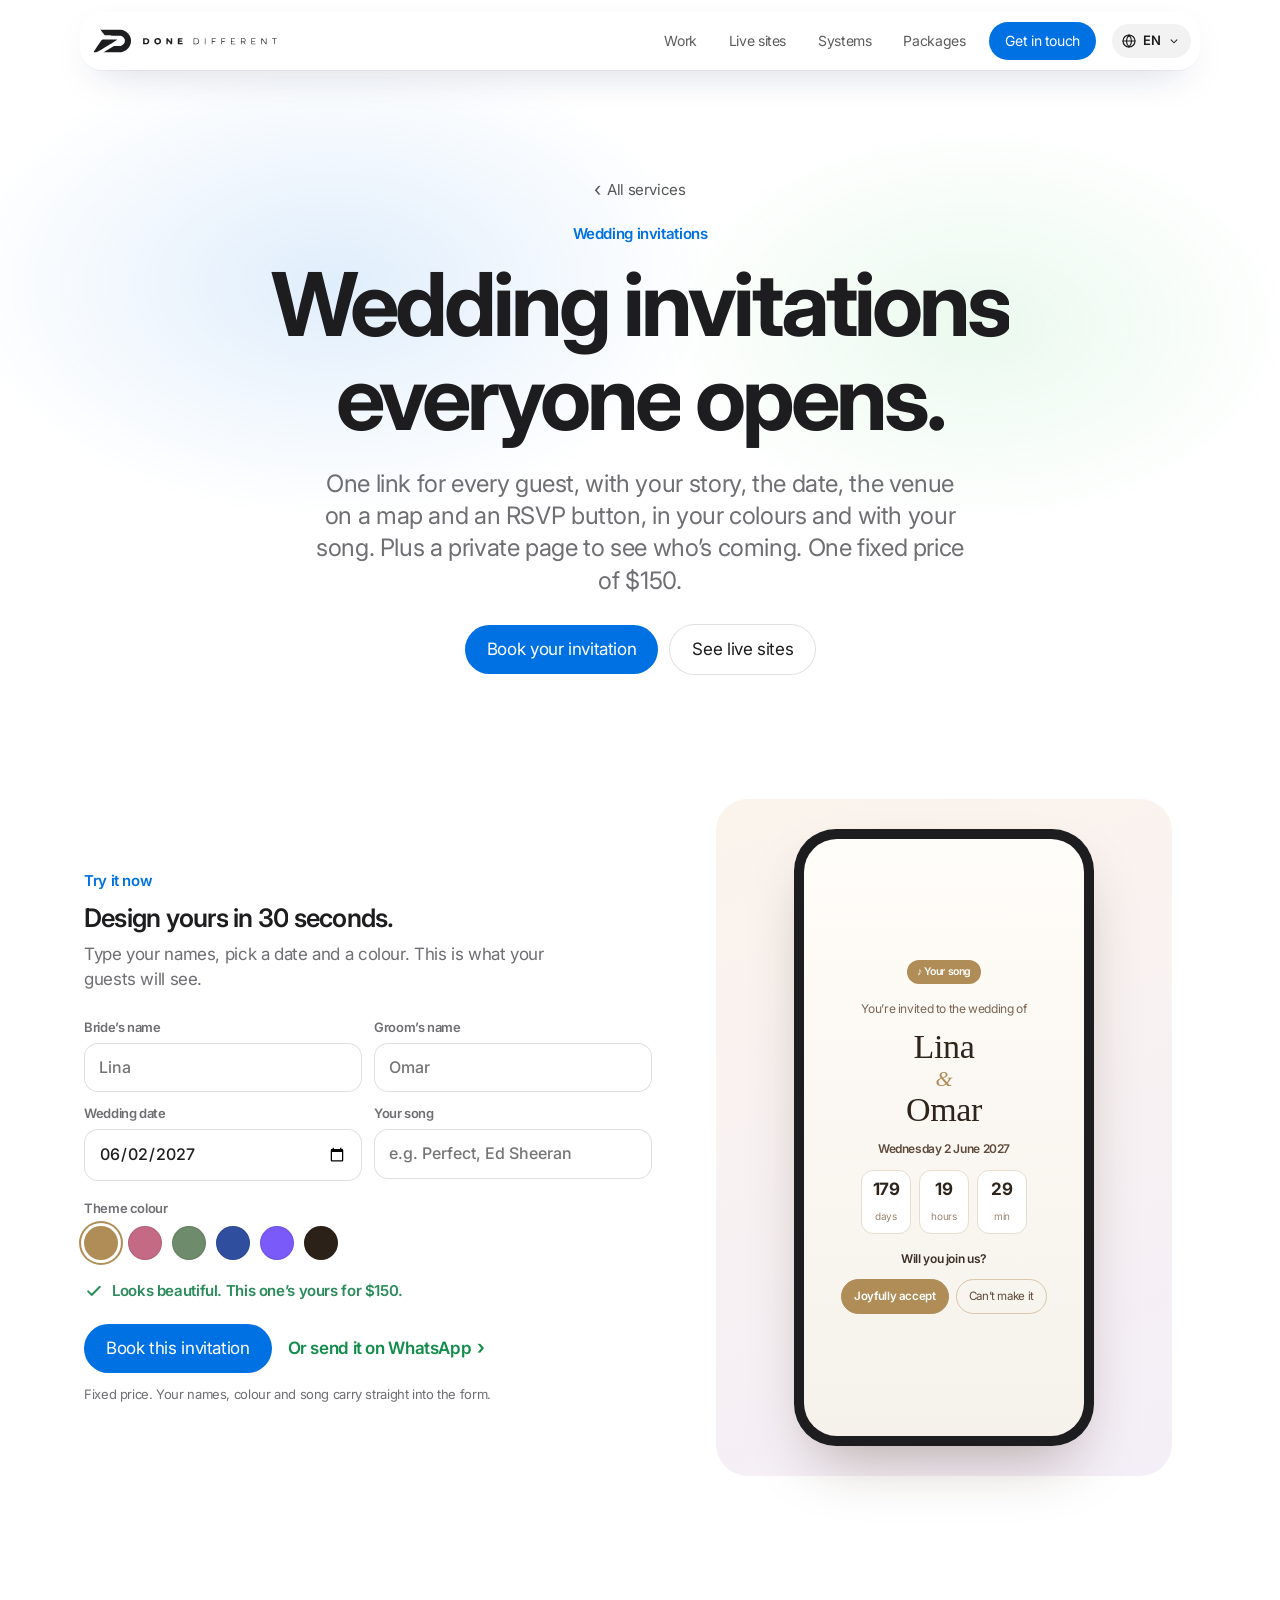
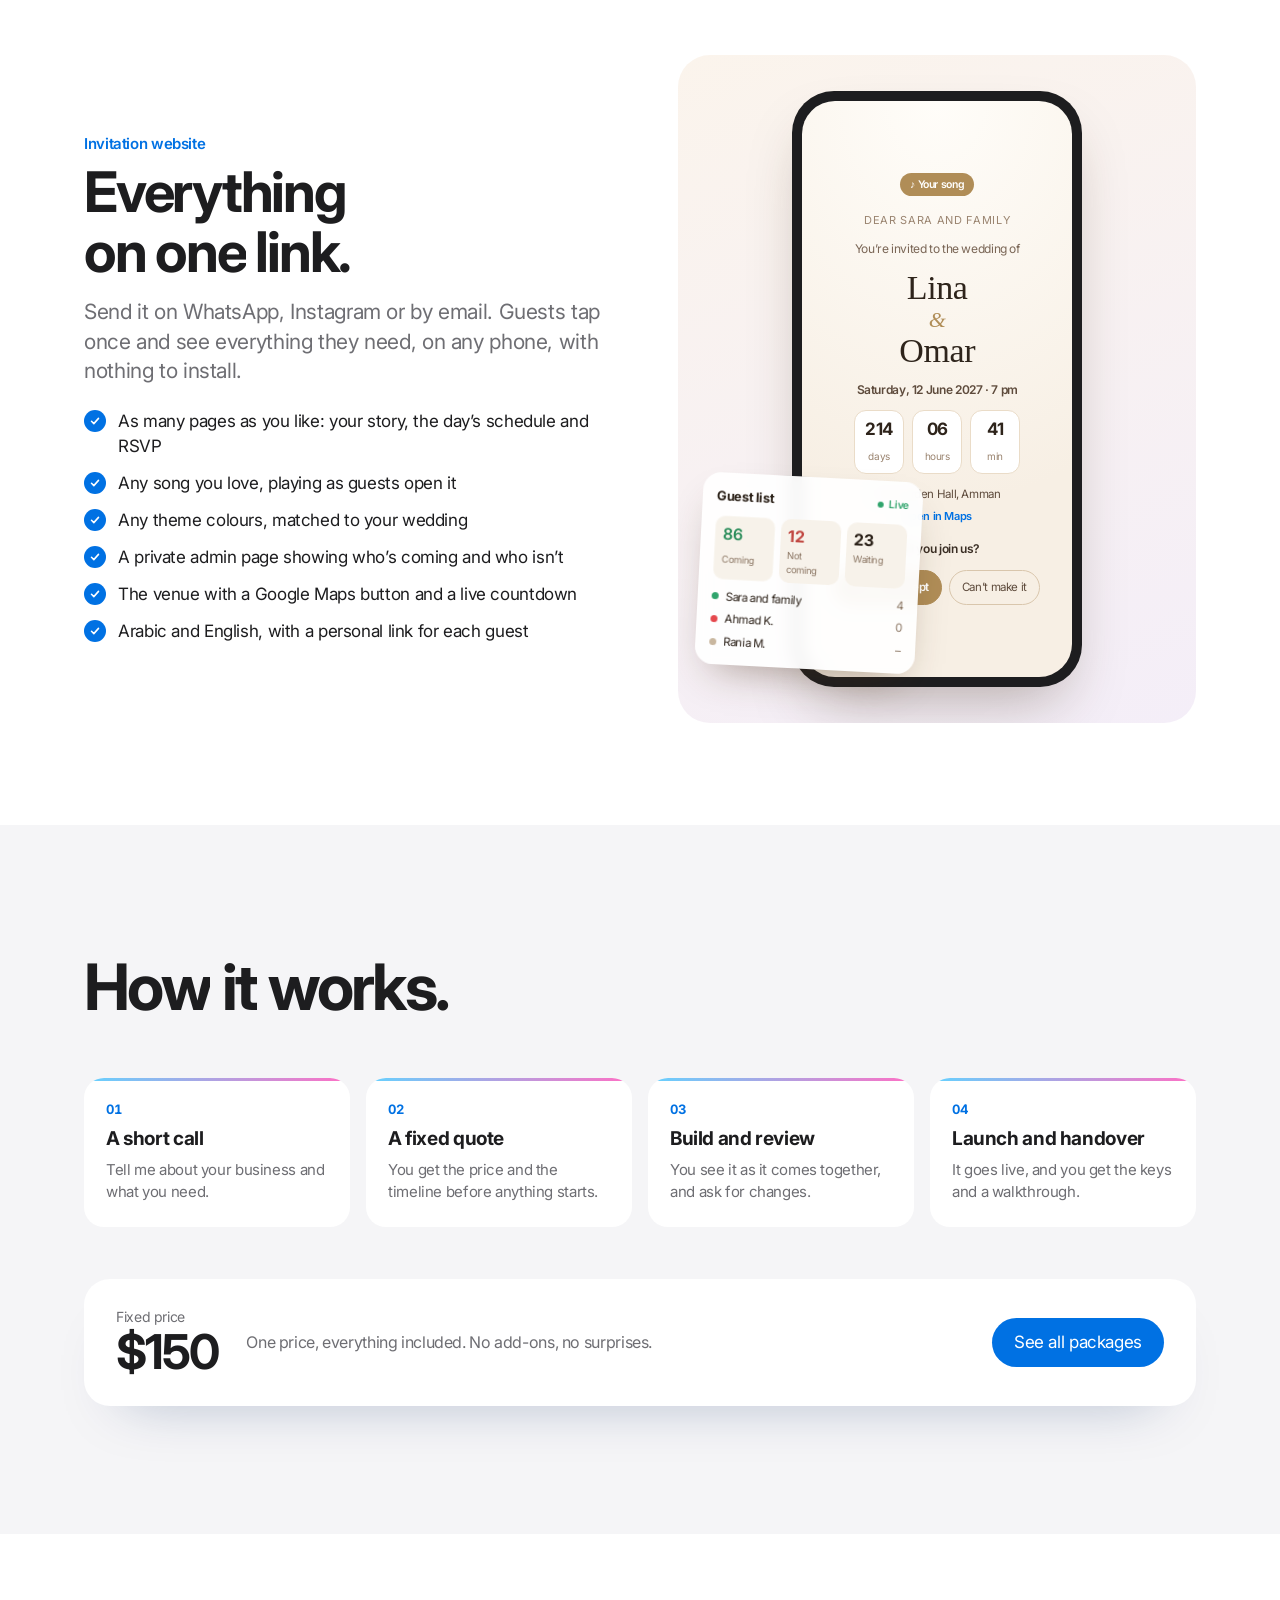
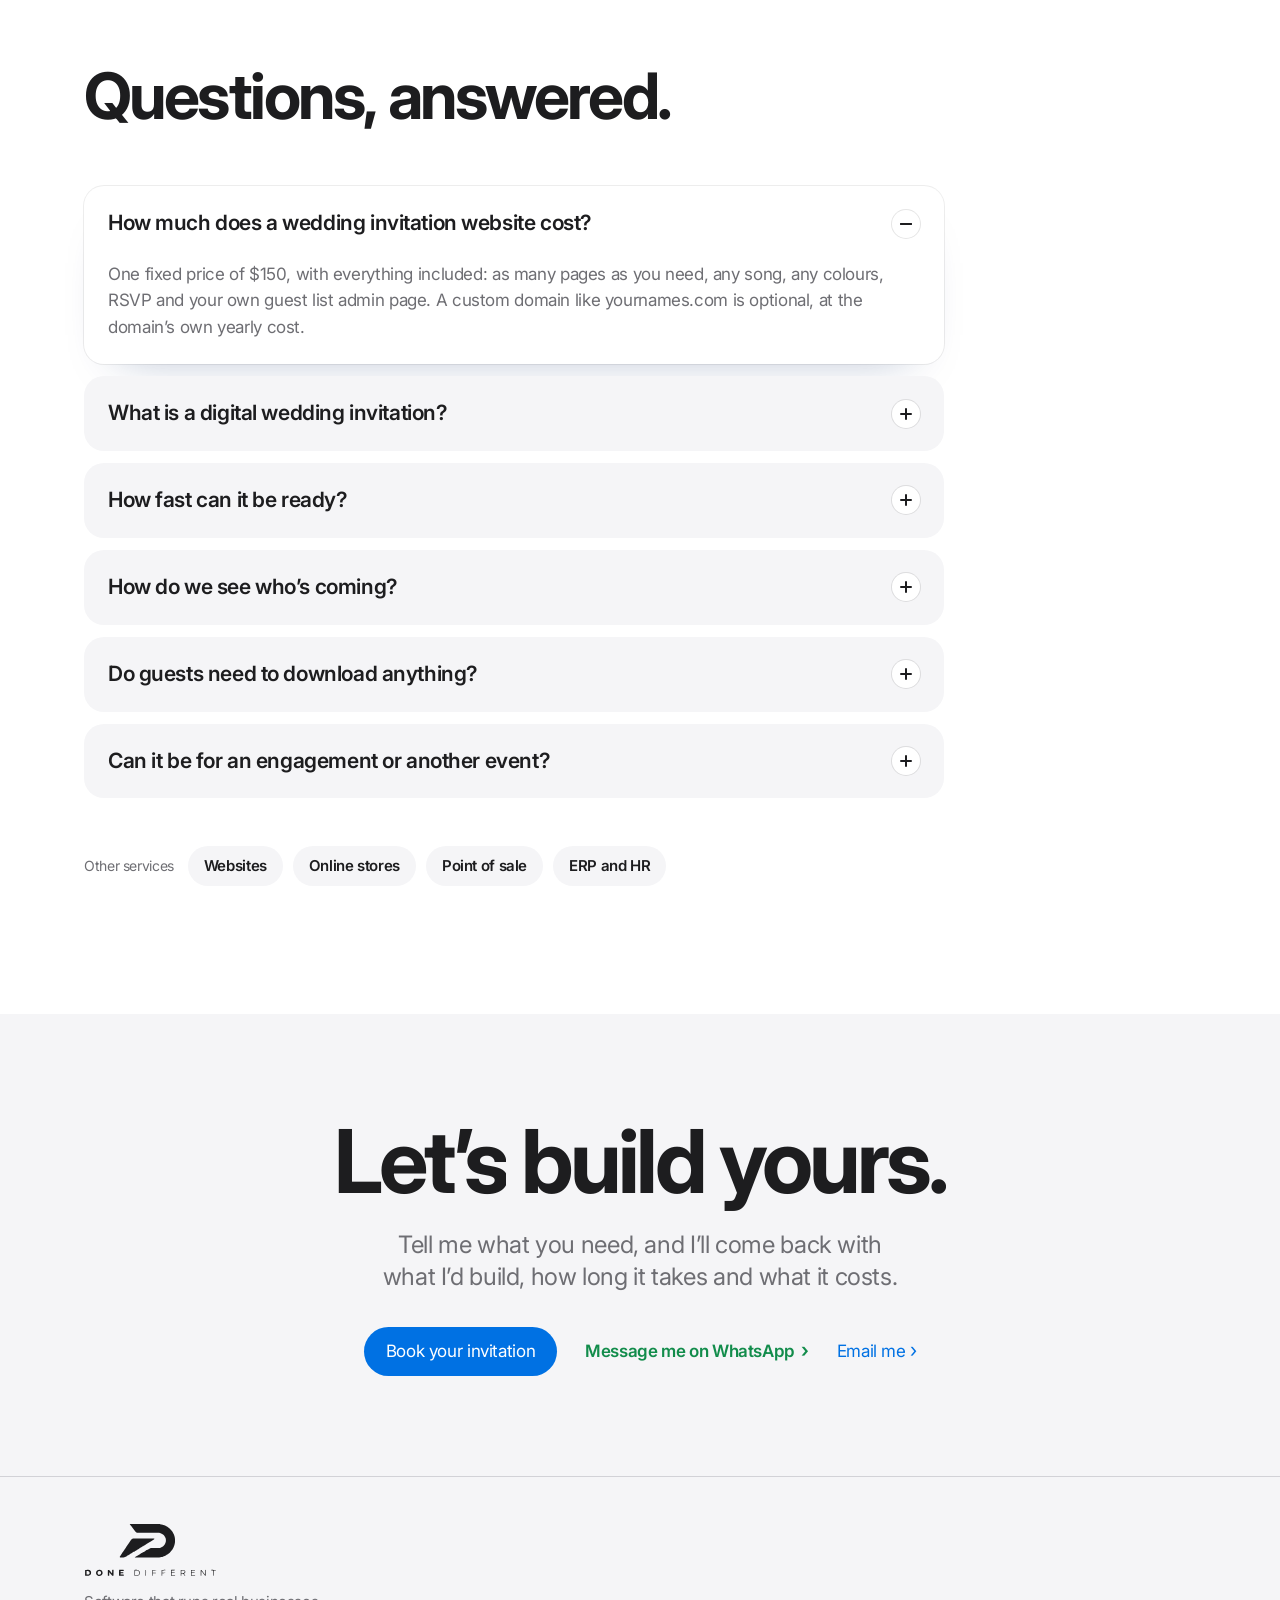
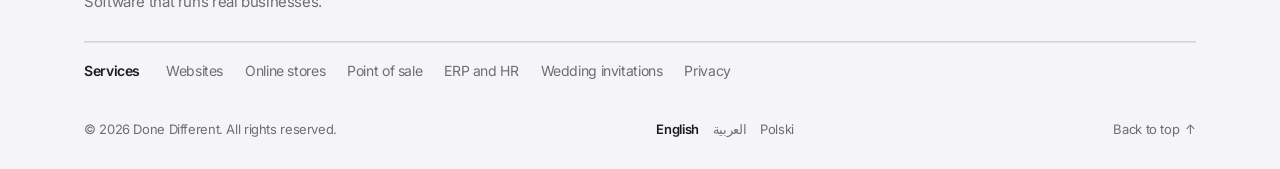
<file: wedding-invitation/index.html>
<!DOCTYPE html>
<html lang="en" dir="ltr">
<head>
<meta charset="utf-8">
<link rel="icon" href="/favicon.ico" sizes="48x48"><link rel="icon" type="image/png" sizes="96x96" href="/favicon-96.png"><link rel="icon" type="image/png" sizes="192x192" href="/favicon-192.png"><link rel="apple-touch-icon" href="/apple-touch-icon.png"><meta name="robots" content="index, follow, max-image-preview:large"><meta name="viewport" content="width=device-width, initial-scale=1">
<title>Wedding Invitation Website with RSVP, $150 | Done Different</title>
<meta property="og:locale" content="en_US"><meta property="og:locale:alternate" content="ar_AR"><meta property="og:locale:alternate" content="pl_PL"><script type="application/ld+json">[{"@context": "https://schema.org", "@type": "Service", "name": "Wedding invitations", "serviceType": "Wedding invitations", "description": "A wedding invitation website with as many pages as you like, any song, your own colours, a countdown, the venue on a map and RSVPs to your WhatsApp. One fixed price: $150.", "url": "https://systems.donedifferent.net/wedding-invitation/", "areaServed": "Worldwide", "availableLanguage": ["Arabic", "English"], "provider": {"@type": "Organization", "name": "Done Different", "url": "https://systems.donedifferent.net/", "email": "info@donedifferent.net"}, "offers": {"@type": "Offer", "price": "150", "priceCurrency": "USD", "url": "https://systems.donedifferent.net/wedding-invitation/", "availability": "https://schema.org/InStock", "name": "Wedding invitations", "description": "Fixed price, everything included"}}, {"@context": "https://schema.org", "@type": "FAQPage", "mainEntity": [{"@type": "Question", "name": "How much does a wedding invitation website cost?", "acceptedAnswer": {"@type": "Answer", "text": "One fixed price of $150, with everything included: as many pages as you need, any song, any colours, RSVP and your own guest list admin page. A custom domain like yournames.com is optional, at the domain’s own yearly cost."}}, {"@type": "Question", "name": "What is a digital wedding invitation?", "acceptedAnswer": {"@type": "Answer", "text": "A small website made just for your wedding. You send one link on WhatsApp, Instagram or by email, and every guest sees your names, the date, the venue on a map and a button to say whether they’re coming. It replaces printed cards, and it never gets lost."}}, {"@type": "Question", "name": "How fast can it be ready?", "acceptedAnswer": {"@type": "Answer", "text": "Usually about a week after you send your details and photos. Invitations usually go out 6 to 8 weeks before the day, so it’s worth starting early. Tell me your date and I’ll make sure it’s ready in time."}}, {"@type": "Question", "name": "How do we see who’s coming?", "acceptedAnswer": {"@type": "Answer", "text": "You get a private admin page with your guest list: who’s coming, who isn’t, who hasn’t replied yet, and how many people each guest is bringing. Replies can also reach your WhatsApp as they come in."}}, {"@type": "Question", "name": "Do guests need to download anything?", "acceptedAnswer": {"@type": "Answer", "text": "No. It’s a normal link that opens in any phone’s browser."}}, {"@type": "Question", "name": "Can it be for an engagement or another event?", "acceptedAnswer": {"@type": "Answer", "text": "Yes. The same works for engagements, Katb Kitab, birthdays and other celebrations."}}]}, {"@context": "https://schema.org", "@type": "BreadcrumbList", "itemListElement": [{"@type": "ListItem", "position": 1, "name": "Done Different Systems", "item": "https://systems.donedifferent.net/"}, {"@type": "ListItem", "position": 2, "name": "Wedding invitations", "item": "https://systems.donedifferent.net/wedding-invitation/"}]}]</script><link rel="alternate" hreflang="en" href="https://systems.donedifferent.net/wedding-invitation/"><link rel="alternate" hreflang="ar" href="https://systems.donedifferent.net/ar/wedding-invitation/"><link rel="alternate" hreflang="x-default" href="https://systems.donedifferent.net/wedding-invitation/"><link rel="canonical" href="https://systems.donedifferent.net/wedding-invitation/">
<meta name="theme-color" content="#F5F5F7">
<meta property="og:type" content="website">
<meta property="og:site_name" content="Done Different Systems">
<meta property="og:url" content="https://systems.donedifferent.net/wedding-invitation/">
<meta property="og:title" content="Wedding Invitation Website with RSVP, $150 | Done Different">
<meta property="og:description" content="A wedding invitation website with as many pages as you like, any song, your own colours, a countdown, the venue on a map and RSVPs to your WhatsApp. One fixed price: $150.">
<meta property="og:image" content="https://systems.donedifferent.net/og/wedding.png">
<meta property="og:image:width" content="1200">
<meta property="og:image:height" content="630">
<meta property="og:image:alt" content="Wedding Invitation Website with RSVP, $150">
<meta name="twitter:card" content="summary_large_image">
<meta name="twitter:title" content="Wedding Invitation Website with RSVP, $150 | Done Different">
<meta name="twitter:description" content="A wedding invitation website with as many pages as you like, any song, your own colours, a countdown, the venue on a map and RSVPs to your WhatsApp. One fixed price: $150.">
<meta name="twitter:image" content="https://systems.donedifferent.net/og/wedding.png">


<meta name="description" content="A wedding invitation website with as many pages as you like, any song, your own colours, a countdown, the venue on a map and RSVPs to your WhatsApp. One fixed price: $150.">
<link rel="preconnect" href="https://fonts.googleapis.com">
<link rel="preconnect" href="https://fonts.gstatic.com" crossorigin>
<link href="https://fonts.googleapis.com/css2?family=Inter:wght@400;500;600;700&family=Montserrat:wght@300;700&family=Tajawal:wght@500;700&display=swap" rel="stylesheet">
<link rel="stylesheet" href="/assets/s-5656031dff.css">
<script>window.DD_SPY=[]</script><script>window.DD_MAIL={"url": "https://script.google.com/macros/s/AKfycbyFYFGSmdoYCowIifRj9fHhZEJKQX8gg5jzKDLyOiDbAR0hf-uWY4Wv-mmm1ukl56oY/exec"}</script></head>
<body><svg width="0" height="0" style="position:absolute" aria-hidden="true"><defs><symbol id="dd-mark" viewBox="0 0 960 595"><path fill="currentColor" fill-rule="evenodd" d="M26.8 575.8C24.7 574.7 21.8 572.4 20.4 570.7C16.4 565.9 17.4 562.1 25.9 550.2C29.8 544.7 34.9 537.3 37.3 533.8C39.7 530.3 43.6 524.8 45.9 521.5C48.2 518.2 52.9 511.2 56.3 506.0C59.7 500.8 65.7 491.8 69.7 486.0C73.6 480.2 83.1 466.3 90.6 455.0C98.2 443.7 109.8 426.6 116.5 417.0C128.0 400.6 158.4 355.8 188.7 310.6C215.7 270.6 219.7 266.8 243.5 259.8L251.5 257.5L420.0 257.5C512.7 257.5 589.7 257.8 591.2 258.3C594.6 259.2 599.4 266.1 598.6 268.8C597.7 271.4 596.1 272.5 562.0 293.0C545.2 303.1 527.7 313.9 523.0 317.0C518.3 320.1 513.8 322.9 513.0 323.3C511.2 324.2 509.0 325.6 503.3 329.3C500.9 330.8 498.8 332.0 498.6 332.0C498.3 332.0 496.4 333.2 494.3 334.6C492.2 336.0 489.6 337.6 488.5 338.1C487.4 338.6 483.1 341.2 479.0 344.0C472.8 348.1 447.4 363.9 441.2 367.5C439.0 368.9 432.0 373.2 429.5 374.8C428.4 375.4 426.6 376.5 425.5 377.0C424.4 377.6 422.1 378.9 420.5 379.9C418.9 381.0 415.7 382.8 413.6 384.0C411.5 385.2 406.7 388.0 403.1 390.4C399.5 392.7 393.6 396.4 390.0 398.5C386.4 400.6 381.0 404.1 377.9 406.2C374.8 408.3 372.0 410.0 371.6 410.0C371.2 410.0 366.8 412.6 361.7 415.8C356.6 419.0 344.2 426.6 334.0 432.7C312.4 445.6 287.1 460.9 271.5 470.5C265.4 474.2 256.7 479.6 252.0 482.4C247.3 485.3 238.3 490.9 232.0 494.9C217.7 503.9 194.2 518.4 187.5 522.2C175.8 529.0 173.2 530.5 167.5 534.1C164.2 536.2 156.2 541.2 149.7 545.2C143.2 549.2 136.7 553.3 135.2 554.2C117.7 565.2 96.8 573.6 80.1 576.4C65.2 578.9 31.8 578.6 26.8 575.8ZM267.9 577.1C266.6 576.7 270.8 572.0 272.5 572.0C273.2 572.0 275.5 570.7 277.6 569.2C279.7 567.6 304.7 552.5 333.0 535.5C361.3 518.6 394.6 498.5 407.0 491.0C419.4 483.5 436.9 472.9 446.0 467.5C455.1 462.1 465.4 455.8 469.0 453.5C489.1 440.5 511.5 428.5 522.9 424.5C538.0 419.2 541.9 419.0 610.3 419.0C680.7 419.0 683.3 418.8 701.5 412.8C730.7 403.0 753.1 385.9 769.4 360.8C790.3 328.7 795.6 294.0 785.5 256.5C779.8 235.8 764.0 211.1 747.0 196.2C730.9 182.2 706.5 170.6 685.0 166.7C681.6 166.1 611.6 165.5 498.5 165.1C297.0 164.4 315.3 165.1 300.4 157.8C288.9 152.2 285.5 148.3 237.0 86.1C229.0 75.8 219.7 64.1 216.3 60.0C201.6 42.2 186.0 21.9 186.0 20.6C186.0 19.8 186.8 18.9 187.8 18.6C191.9 17.5 682.5 18.7 693.0 19.9C751.7 26.6 802.1 49.2 851.1 90.7C864.3 101.9 888.3 129.8 899.5 147.0C906.7 158.0 923.3 191.1 926.8 201.5C939.5 238.4 942.5 256.2 942.5 294.0C942.5 339.9 935.8 369.8 916.7 408.5C894.7 453.2 865.7 488.5 826.5 518.1C820.7 522.5 805.2 533.0 804.5 533.0C804.3 533.0 799.8 535.6 794.3 538.8C788.9 542.0 782.0 545.8 779.0 547.2C776.0 548.6 770.0 551.4 765.7 553.4C761.5 555.4 757.4 557.0 756.7 557.0C756.0 557.0 754.9 557.5 754.3 558.1C753.7 558.7 751.7 559.5 749.9 560.0C748.0 560.5 744.0 561.8 741.0 562.9C736.0 564.8 732.5 565.8 714.0 570.5C702.9 573.3 692.2 575.0 678.5 576.0C665.6 577.0 270.8 578.1 267.9 577.1Z"/></symbol><symbol id="dd-word" viewBox="0 0 2221 139"><path fill="currentColor" fill-rule="evenodd" d="M244.5 120.9C229.4 118.5 212.2 106.2 206.0 93.5C195.6 71.9 201.6 44.1 219.6 30.2C230.9 21.5 244.1 17.6 259.6 18.2C293.5 19.6 315.5 44.4 311.7 76.9C308.3 106.0 277.4 126.2 244.5 120.9ZM19.6 118.5C18.3 117.1 18.1 110.8 18.3 68.7L18.5 20.5L42.5 19.9C80.1 19.0 88.3 20.6 102.6 31.8C116.1 42.4 122.1 62.1 117.9 82.2C114.2 99.8 97.6 114.5 77.1 118.4C65.2 120.7 21.8 120.7 19.6 118.5ZM400.2 119.2C398.9 118.3 398.2 23.1 399.5 21.0C399.8 20.4 404.7 20.0 410.5 20.0L420.9 20.0L424.7 24.7C429.1 30.3 437.5 40.3 443.6 47.5C450.5 55.7 455.6 62.1 461.7 70.2C464.9 74.5 468.1 77.9 468.7 78.0C469.7 78.0 470.0 71.3 470.2 49.2L470.5 20.5L479.8 19.6C486.3 19.0 489.8 19.1 491.5 19.8L494.0 21.0L494.0 69.3C494.0 105.5 493.7 117.9 492.8 118.8C492.0 119.6 488.2 120.0 482.2 120.0C473.2 120.0 472.7 119.9 470.5 117.2C469.2 115.7 462.4 107.3 455.4 98.5C448.4 89.7 441.3 80.9 439.6 78.9C437.9 76.9 433.6 71.8 430.1 67.6C426.6 63.4 423.3 60.3 422.9 60.7C422.4 61.2 421.9 74.6 421.8 90.5L421.5 119.5L411.5 119.8C406.0 119.9 400.9 119.6 400.2 119.2ZM587.1 118.6C585.7 117.0 585.7 23.1 587.0 21.0C588.1 19.3 661.7 19.5 663.8 21.2C665.2 22.4 665.3 37.0 663.9 38.4C663.6 38.7 652.1 39.1 638.3 39.2C624.4 39.4 612.9 39.8 612.5 40.1C611.5 41.2 611.2 56.5 612.2 57.8C613.0 58.7 618.7 59.0 634.4 59.0C649.6 59.0 655.9 59.3 656.8 60.2C658.0 61.4 658.5 73.6 657.4 76.4C656.9 77.8 654.0 78.0 635.1 78.0C619.6 78.0 613.1 78.3 612.2 79.2C610.6 80.8 610.6 97.6 612.1 98.6C612.8 99.0 624.5 99.2 638.3 99.2C654.9 99.1 663.8 99.5 664.7 100.2C666.3 101.5 666.5 115.2 665.0 118.1C664.0 119.9 662.5 120.0 626.1 120.0C594.6 120.0 588.0 119.8 587.1 118.6ZM844.7 119.3C844.3 119.0 844.0 96.7 844.0 69.9C844.0 24.4 844.1 21.0 845.8 20.2C848.5 18.8 884.6 18.7 893.0 20.1C911.9 23.0 927.5 37.0 933.2 56.0C934.9 61.9 934.7 77.1 932.7 84.1C928.1 100.8 913.6 114.2 895.5 118.5C889.3 120.0 846.0 120.7 844.7 119.3ZM1028.5 118.8C1028.2 118.1 1028.1 95.7 1028.2 69.0L1028.5 20.5L1032.4 20.2C1034.8 20.0 1036.6 20.4 1037.1 21.2C1038.1 22.7 1038.3 116.0 1037.4 118.4C1036.6 120.4 1029.2 120.6 1028.5 118.8ZM1142.6 119.2C1142.0 118.2 1141.7 21.0 1142.3 20.4C1142.5 20.2 1156.7 20.0 1173.9 20.0C1206.2 19.9 1208.0 20.1 1208.0 24.0C1208.0 28.5 1206.0 28.8 1178.5 29.0C1164.2 29.0 1152.2 29.4 1151.7 29.9C1151.3 30.3 1151.1 38.7 1151.2 48.6L1151.5 66.5L1175.4 66.8C1201.4 67.1 1202.3 67.3 1201.8 72.4L1201.5 75.5L1177.6 75.8C1162.2 75.9 1153.2 76.4 1152.4 77.1C1151.4 77.9 1151.0 83.3 1150.8 98.9L1150.5 119.5L1146.8 119.8C1144.8 120.0 1142.9 119.7 1142.6 119.2ZM1299.1 118.6C1298.3 117.7 1298.1 103.8 1298.2 68.9L1298.5 20.5L1329.0 20.0C1345.8 19.7 1360.5 19.8 1361.8 20.2C1364.3 21.0 1365.0 26.2 1362.8 27.7C1362.1 28.1 1349.6 28.7 1335.0 29.0L1308.5 29.5L1308.5 48.0L1308.5 66.5L1332.8 66.8L1357.1 67.0L1358.2 69.6C1360.8 75.2 1359.8 75.4 1332.9 76.0L1308.5 76.5L1307.9 98.0C1307.6 109.8 1307.3 119.6 1307.2 119.8C1306.5 120.6 1300.0 119.8 1299.1 118.6ZM1455.7 119.3C1454.7 118.4 1454.8 21.2 1455.8 20.7C1456.4 20.2 1515.8 19.5 1520.2 19.9C1522.4 20.0 1523.5 24.2 1522.0 26.9C1520.9 29.0 1520.4 29.1 1493.8 29.0C1478.9 28.9 1466.3 29.3 1465.8 29.8C1465.3 30.3 1465.1 38.0 1465.2 47.1L1465.5 63.5L1490.4 64.0L1515.3 64.5L1516.3 67.3C1518.1 72.8 1517.2 73.0 1491.0 73.0C1472.0 73.0 1467.0 73.3 1466.1 74.4C1465.3 75.3 1465.0 81.2 1465.2 93.1L1465.5 110.5L1493.9 110.8C1512.8 110.9 1522.8 111.4 1523.7 112.1C1525.3 113.5 1525.4 117.2 1523.8 118.8C1522.5 120.1 1456.9 120.6 1455.7 119.3ZM1618.5 118.8C1618.2 118.1 1618.1 95.7 1618.2 69.0L1618.5 20.5L1645.0 20.5C1674.8 20.5 1675.1 20.6 1684.1 28.7C1691.5 35.4 1694.0 41.1 1694.0 51.6C1694.0 59.8 1693.7 61.3 1690.9 66.9C1687.7 73.4 1680.1 80.2 1674.6 81.6C1673.2 81.9 1672.0 82.7 1672.0 83.2C1672.0 84.7 1680.5 97.8 1687.8 107.5C1695.5 117.9 1695.8 120.0 1689.6 120.0C1684.7 120.0 1683.9 119.3 1675.5 106.5C1669.6 97.7 1661.2 86.2 1659.9 85.4C1659.1 84.9 1636.4 84.6 1628.8 85.0C1628.4 85.0 1627.9 92.8 1627.8 102.2L1627.5 119.5L1623.2 119.8C1620.4 120.0 1618.8 119.7 1618.5 118.8ZM1790.1 118.6C1789.3 117.7 1789.1 103.8 1789.2 68.9L1789.5 20.5L1822.7 20.2C1854.4 20.0 1855.9 20.1 1856.5 21.9C1856.8 22.9 1856.6 24.9 1856.0 26.4L1855.0 29.1L1828.0 29.0C1813.2 28.9 1800.6 29.2 1800.0 29.5C1798.6 30.3 1798.7 62.7 1800.0 63.5C1800.6 63.9 1812.0 64.2 1825.3 64.3L1849.5 64.5L1849.5 68.5L1849.5 72.5L1825.0 72.8C1807.0 73.0 1800.4 73.4 1799.8 74.3C1798.9 75.7 1798.7 107.1 1799.6 109.4C1800.1 110.8 1803.6 111.0 1827.9 111.0C1857.0 111.0 1858.0 111.1 1858.0 115.5C1858.0 119.9 1857.2 120.0 1823.4 120.0C1797.5 120.0 1791.0 119.7 1790.1 118.6ZM1953.0 118.1C1951.5 115.1 1951.6 22.8 1953.2 21.2C1954.8 19.6 1960.2 19.7 1962.2 21.2C1963.0 21.9 1969.3 29.7 1976.1 38.5C1982.8 47.3 1991.6 58.5 1995.5 63.5C1999.4 68.5 2003.7 74.1 2005.0 76.0C2006.3 77.9 2009.4 81.9 2011.7 84.8C2014.0 87.6 2017.5 92.5 2019.5 95.5C2021.4 98.5 2023.4 101.0 2024.0 101.0C2024.7 101.0 2025.0 87.3 2025.0 61.0L2025.0 21.0L2027.6 20.0C2029.4 19.3 2031.0 19.3 2032.8 20.3L2035.5 21.5L2035.6 69.3C2035.8 121.7 2035.9 120.0 2029.8 120.0C2027.8 120.0 2026.1 119.1 2024.5 117.2C2020.7 112.8 2006.0 93.9 1990.5 73.5C1969.5 45.8 1964.5 39.5 1963.5 39.5C1962.9 39.5 1962.4 55.6 1962.2 78.5C1962.0 100.0 1961.7 118.1 1961.5 118.8C1960.8 120.8 1954.2 120.3 1953.0 118.1ZM2160.2 118.8C2159.3 117.9 2159.0 106.5 2159.0 73.9C2159.0 40.0 2158.7 29.9 2157.8 29.3C2157.1 28.9 2150.1 28.7 2142.2 28.9C2132.0 29.1 2127.5 28.8 2126.5 28.0C2124.7 26.5 2124.5 21.6 2126.2 20.4C2126.9 19.9 2144.6 19.7 2165.5 20.0L2203.5 20.5L2203.8 24.2C2204.2 28.9 2204.1 28.9 2184.5 29.3L2169.5 29.5L2169.2 73.4C2169.1 103.8 2168.6 117.7 2167.9 118.7C2166.5 120.3 2161.8 120.4 2160.2 118.8ZM893.4 108.5C909.4 104.7 919.6 94.5 922.9 79.2C927.1 59.5 918.7 40.8 902.2 32.9L895.5 29.6L875.6 29.2C861.5 28.9 855.6 29.1 855.1 29.9C854.2 31.3 853.7 105.5 854.5 108.1C855.1 109.9 856.3 110.0 871.3 110.0C881.6 109.9 889.6 109.4 893.4 108.5ZM269.6 97.1C286.8 89.6 291.8 64.3 279.0 48.8C271.4 39.6 254.5 36.5 243.0 42.2C226.0 50.6 221.6 76.6 234.8 91.2C242.5 99.8 257.5 102.3 269.6 97.1ZM75.3 97.3C90.3 91.9 96.9 76.3 92.0 57.9C90.1 50.8 84.2 45.0 75.8 41.9C70.4 39.9 46.5 38.4 44.2 39.8C43.2 40.5 42.9 46.7 43.0 69.0C43.0 84.5 43.3 97.7 43.6 98.1C44.6 99.8 70.1 99.1 75.3 97.3ZM1670.1 73.1C1687.5 65.4 1689.0 40.4 1672.7 31.8C1668.9 29.8 1666.5 29.5 1649.0 29.0C1638.3 28.7 1629.2 28.6 1628.8 28.8C1628.3 29.0 1628.0 39.4 1628.0 52.1L1628.0 75.0L1646.9 75.0C1663.4 75.0 1666.3 74.8 1670.1 73.1Z"/></symbol><symbol id="dd-full" viewBox="0 0 2221 903"><path fill="currentColor" fill-rule="evenodd" d="M244.5 884.9C229.4 882.5 212.2 870.2 206.0 857.5C195.6 835.9 201.6 808.1 219.6 794.2C230.9 785.5 244.1 781.6 259.6 782.2C293.5 783.6 315.5 808.4 311.7 840.9C308.3 870.0 277.4 890.2 244.5 884.9ZM19.6 882.5C18.3 881.1 18.1 874.8 18.3 832.7L18.5 784.5L42.5 783.9C80.1 783.0 88.3 784.6 102.6 795.8C116.1 806.4 122.1 826.1 117.9 846.2C114.2 863.8 97.6 878.5 77.1 882.4C65.2 884.7 21.8 884.7 19.6 882.5ZM400.2 883.2C398.9 882.3 398.2 787.1 399.5 785.0C399.8 784.4 404.7 784.0 410.5 784.0L420.9 784.0L424.7 788.7C429.1 794.3 437.5 804.3 443.6 811.5C450.5 819.7 455.6 826.1 461.7 834.2C464.9 838.5 468.1 841.9 468.7 842.0C469.7 842.0 470.0 835.3 470.2 813.2L470.5 784.5L479.8 783.6C486.3 783.0 489.8 783.1 491.5 783.8L494.0 785.0L494.0 833.3C494.0 869.5 493.7 881.9 492.8 882.8C492.0 883.6 488.2 884.0 482.2 884.0C473.2 884.0 472.7 883.9 470.5 881.2C469.2 879.7 462.4 871.3 455.4 862.5C448.4 853.7 441.3 844.9 439.6 842.9C437.9 840.9 433.6 835.8 430.1 831.6C426.6 827.4 423.3 824.3 422.9 824.7C422.4 825.2 421.9 838.6 421.8 854.5L421.5 883.5L411.5 883.8C406.0 883.9 400.9 883.6 400.2 883.2ZM587.1 882.6C585.7 881.0 585.7 787.1 587.0 785.0C588.1 783.3 661.7 783.5 663.8 785.2C665.2 786.4 665.3 801.0 663.9 802.4C663.6 802.7 652.1 803.1 638.3 803.2C624.4 803.4 612.9 803.8 612.5 804.1C611.5 805.2 611.2 820.5 612.2 821.8C613.0 822.7 618.7 823.0 634.4 823.0C649.6 823.0 655.9 823.3 656.8 824.2C658.0 825.4 658.5 837.6 657.4 840.4C656.9 841.8 654.0 842.0 635.1 842.0C619.6 842.0 613.1 842.3 612.2 843.2C610.6 844.8 610.6 861.6 612.1 862.6C612.8 863.0 624.5 863.2 638.3 863.2C654.9 863.1 663.8 863.5 664.7 864.2C666.3 865.5 666.5 879.2 665.0 882.1C664.0 883.9 662.5 884.0 626.1 884.0C594.6 884.0 588.0 883.8 587.1 882.6ZM844.7 883.3C844.3 883.0 844.0 860.7 844.0 833.9C844.0 788.4 844.1 785.0 845.8 784.2C848.5 782.8 884.6 782.7 893.0 784.1C911.9 787.0 927.5 801.0 933.2 820.0C934.9 825.9 934.7 841.1 932.7 848.1C928.1 864.8 913.6 878.2 895.5 882.5C889.3 884.0 846.0 884.7 844.7 883.3ZM1028.5 882.8C1028.2 882.1 1028.1 859.7 1028.2 833.0L1028.5 784.5L1032.4 784.2C1034.8 784.0 1036.6 784.4 1037.1 785.2C1038.1 786.7 1038.3 880.0 1037.4 882.4C1036.6 884.4 1029.2 884.6 1028.5 882.8ZM1142.6 883.2C1142.0 882.2 1141.7 785.0 1142.3 784.4C1142.5 784.2 1156.7 784.0 1173.9 784.0C1206.2 783.9 1208.0 784.1 1208.0 788.0C1208.0 792.5 1206.0 792.8 1178.5 793.0C1164.2 793.0 1152.2 793.4 1151.7 793.9C1151.3 794.3 1151.1 802.7 1151.2 812.6L1151.5 830.5L1175.4 830.8C1201.4 831.1 1202.3 831.3 1201.8 836.4L1201.5 839.5L1177.6 839.8C1162.2 839.9 1153.2 840.4 1152.4 841.1C1151.4 841.9 1151.0 847.3 1150.8 862.9L1150.5 883.5L1146.8 883.8C1144.8 884.0 1142.9 883.7 1142.6 883.2ZM1299.1 882.6C1298.3 881.7 1298.1 867.8 1298.2 832.9L1298.5 784.5L1329.0 784.0C1345.8 783.7 1360.5 783.8 1361.8 784.2C1364.3 785.0 1365.0 790.2 1362.8 791.7C1362.1 792.1 1349.6 792.7 1335.0 793.0L1308.5 793.5L1308.5 812.0L1308.5 830.5L1332.8 830.8L1357.1 831.0L1358.2 833.6C1360.8 839.2 1359.8 839.4 1332.9 840.0L1308.5 840.5L1307.9 862.0C1307.6 873.8 1307.3 883.6 1307.2 883.8C1306.5 884.6 1300.0 883.8 1299.1 882.6ZM1455.7 883.3C1454.7 882.4 1454.8 785.2 1455.8 784.7C1456.4 784.2 1515.8 783.5 1520.2 783.9C1522.4 784.0 1523.5 788.2 1522.0 790.9C1520.9 793.0 1520.4 793.1 1493.8 793.0C1478.9 792.9 1466.3 793.3 1465.8 793.8C1465.3 794.3 1465.1 802.0 1465.2 811.1L1465.5 827.5L1490.4 828.0L1515.3 828.5L1516.3 831.3C1518.1 836.8 1517.2 837.0 1491.0 837.0C1472.0 837.0 1467.0 837.3 1466.1 838.4C1465.3 839.3 1465.0 845.2 1465.2 857.1L1465.5 874.5L1493.9 874.8C1512.8 874.9 1522.8 875.4 1523.7 876.1C1525.3 877.5 1525.4 881.2 1523.8 882.8C1522.5 884.1 1456.9 884.6 1455.7 883.3ZM1618.5 882.8C1618.2 882.1 1618.1 859.7 1618.2 833.0L1618.5 784.5L1645.0 784.5C1674.8 784.5 1675.1 784.6 1684.1 792.7C1691.5 799.4 1694.0 805.1 1694.0 815.6C1694.0 823.8 1693.7 825.3 1690.9 830.9C1687.7 837.4 1680.1 844.2 1674.6 845.6C1673.2 845.9 1672.0 846.7 1672.0 847.2C1672.0 848.7 1680.5 861.8 1687.8 871.5C1695.5 881.9 1695.8 884.0 1689.6 884.0C1684.7 884.0 1683.9 883.3 1675.5 870.5C1669.6 861.7 1661.2 850.2 1659.9 849.4C1659.1 848.9 1636.4 848.6 1628.8 849.0C1628.4 849.0 1627.9 856.8 1627.8 866.2L1627.5 883.5L1623.2 883.8C1620.4 884.0 1618.8 883.7 1618.5 882.8ZM1790.1 882.6C1789.3 881.7 1789.1 867.8 1789.2 832.9L1789.5 784.5L1822.7 784.2C1854.4 784.0 1855.9 784.1 1856.5 785.9C1856.8 786.9 1856.6 788.9 1856.0 790.4L1855.0 793.1L1828.0 793.0C1813.2 792.9 1800.6 793.2 1800.0 793.5C1798.6 794.3 1798.7 826.7 1800.0 827.5C1800.6 827.9 1812.0 828.2 1825.3 828.3L1849.5 828.5L1849.5 832.5L1849.5 836.5L1825.0 836.8C1807.0 837.0 1800.4 837.4 1799.8 838.3C1798.9 839.7 1798.7 871.1 1799.6 873.4C1800.1 874.8 1803.6 875.0 1827.9 875.0C1857.0 875.0 1858.0 875.1 1858.0 879.5C1858.0 883.9 1857.2 884.0 1823.4 884.0C1797.5 884.0 1791.0 883.7 1790.1 882.6ZM1953.0 882.1C1951.5 879.1 1951.6 786.8 1953.2 785.2C1954.8 783.6 1960.2 783.7 1962.2 785.2C1963.0 785.9 1969.3 793.7 1976.1 802.5C1982.8 811.3 1991.6 822.5 1995.5 827.5C1999.4 832.5 2003.7 838.1 2005.0 840.0C2006.3 841.9 2009.4 845.9 2011.7 848.8C2014.0 851.6 2017.5 856.5 2019.5 859.5C2021.4 862.5 2023.4 865.0 2024.0 865.0C2024.7 865.0 2025.0 851.3 2025.0 825.0L2025.0 785.0L2027.6 784.0C2029.4 783.3 2031.0 783.3 2032.8 784.3L2035.5 785.5L2035.6 833.3C2035.8 885.7 2035.9 884.0 2029.8 884.0C2027.8 884.0 2026.1 883.1 2024.5 881.2C2020.7 876.8 2006.0 857.9 1990.5 837.5C1969.5 809.8 1964.5 803.5 1963.5 803.5C1962.9 803.5 1962.4 819.6 1962.2 842.5C1962.0 864.0 1961.7 882.1 1961.5 882.8C1960.8 884.8 1954.2 884.3 1953.0 882.1ZM2160.2 882.8C2159.3 881.9 2159.0 870.5 2159.0 837.9C2159.0 804.0 2158.7 793.9 2157.8 793.3C2157.1 792.9 2150.1 792.7 2142.2 792.9C2132.0 793.1 2127.5 792.8 2126.5 792.0C2124.7 790.5 2124.5 785.6 2126.2 784.4C2126.9 783.9 2144.6 783.7 2165.5 784.0L2203.5 784.5L2203.8 788.2C2204.2 792.9 2204.1 792.9 2184.5 793.3L2169.5 793.5L2169.2 837.4C2169.1 867.8 2168.6 881.7 2167.9 882.7C2166.5 884.3 2161.8 884.4 2160.2 882.8ZM893.4 872.5C909.4 868.7 919.6 858.5 922.9 843.2C927.1 823.5 918.7 804.8 902.2 796.9L895.5 793.6L875.6 793.2C861.5 792.9 855.6 793.1 855.1 793.9C854.2 795.3 853.7 869.5 854.5 872.1C855.1 873.9 856.3 874.0 871.3 874.0C881.6 873.9 889.6 873.4 893.4 872.5ZM269.6 861.1C286.8 853.6 291.8 828.3 279.0 812.8C271.4 803.6 254.5 800.5 243.0 806.2C226.0 814.6 221.6 840.6 234.8 855.2C242.5 863.8 257.5 866.3 269.6 861.1ZM75.3 861.3C90.3 855.9 96.9 840.3 92.0 821.9C90.1 814.8 84.2 809.0 75.8 805.9C70.4 803.9 46.5 802.4 44.2 803.8C43.2 804.5 42.9 810.7 43.0 833.0C43.0 848.5 43.3 861.7 43.6 862.1C44.6 863.8 70.1 863.1 75.3 861.3ZM1670.1 837.1C1687.5 829.4 1689.0 804.4 1672.7 795.8C1668.9 793.8 1666.5 793.5 1649.0 793.0C1638.3 792.7 1629.2 792.6 1628.8 792.8C1628.3 793.0 1628.0 803.4 1628.0 816.1L1628.0 839.0L1646.9 839.0C1663.4 839.0 1666.3 838.8 1670.1 837.1ZM606.8 575.8C604.7 574.7 601.8 572.4 600.4 570.7C596.4 565.9 597.4 562.1 605.9 550.2C609.8 544.7 614.9 537.3 617.3 533.8C619.7 530.3 623.6 524.8 625.9 521.5C628.2 518.2 632.9 511.2 636.3 506.0C639.7 500.8 645.7 491.8 649.7 486.0C653.6 480.2 663.1 466.3 670.6 455.0C678.2 443.7 689.8 426.6 696.5 417.0C708.0 400.6 738.4 355.8 768.7 310.6C795.7 270.6 799.7 266.8 823.5 259.8L831.5 257.5L1000.0 257.5C1092.7 257.5 1169.7 257.8 1171.2 258.3C1174.6 259.2 1179.4 266.1 1178.6 268.8C1177.7 271.4 1176.1 272.5 1142.0 293.0C1125.2 303.1 1107.7 313.9 1103.0 317.0C1098.3 320.1 1093.8 322.9 1093.0 323.3C1091.2 324.2 1089.0 325.6 1083.3 329.3C1080.9 330.8 1078.8 332.0 1078.6 332.0C1078.3 332.0 1076.4 333.2 1074.3 334.6C1072.2 336.0 1069.6 337.6 1068.5 338.1C1067.4 338.6 1063.1 341.2 1059.0 344.0C1052.8 348.1 1027.4 363.9 1021.2 367.5C1019.0 368.9 1012.0 373.2 1009.5 374.8C1008.4 375.4 1006.6 376.5 1005.5 377.0C1004.4 377.6 1002.1 378.9 1000.5 379.9C998.9 381.0 995.7 382.8 993.6 384.0C991.5 385.2 986.7 388.0 983.1 390.4C979.5 392.7 973.6 396.4 970.0 398.5C966.4 400.6 961.0 404.1 957.9 406.2C954.8 408.3 952.0 410.0 951.6 410.0C951.2 410.0 946.8 412.6 941.7 415.8C936.6 419.0 924.2 426.6 914.0 432.7C892.4 445.6 867.1 460.9 851.5 470.5C845.5 474.2 836.7 479.6 832.0 482.4C827.3 485.3 818.3 490.9 812.0 494.9C797.7 503.9 774.2 518.4 767.5 522.2C755.8 529.0 753.2 530.5 747.5 534.1C744.2 536.2 736.2 541.2 729.7 545.2C723.2 549.2 716.7 553.3 715.2 554.2C697.7 565.2 676.8 573.6 660.1 576.4C645.2 578.9 611.8 578.6 606.8 575.8ZM847.9 577.1C846.6 576.7 850.8 572.0 852.5 572.0C853.2 572.0 855.5 570.7 857.6 569.2C859.7 567.6 884.7 552.5 913.0 535.5C941.3 518.6 974.6 498.5 987.0 491.0C999.4 483.5 1016.9 472.9 1026.0 467.5C1035.1 462.1 1045.4 455.8 1049.0 453.5C1069.1 440.5 1091.5 428.5 1102.9 424.5C1118.0 419.2 1121.9 419.0 1190.3 419.0C1260.7 419.0 1263.3 418.8 1281.5 412.8C1310.7 403.0 1333.1 385.9 1349.4 360.8C1370.3 328.7 1375.6 294.0 1365.5 256.5C1359.8 235.8 1344.0 211.1 1327.0 196.2C1310.9 182.2 1286.5 170.6 1265.0 166.7C1261.6 166.1 1191.6 165.5 1078.5 165.1C877.0 164.4 895.3 165.1 880.4 157.8C868.9 152.2 865.5 148.3 817.0 86.1C809.0 75.8 799.7 64.1 796.3 60.0C781.6 42.2 766.0 21.9 766.0 20.6C766.0 19.8 766.8 18.9 767.8 18.6C771.9 17.5 1262.5 18.7 1273.0 19.9C1331.7 26.6 1382.1 49.2 1431.1 90.7C1444.3 101.9 1468.3 129.8 1479.5 147.0C1486.7 158.0 1503.3 191.1 1506.8 201.5C1519.5 238.4 1522.5 256.2 1522.5 294.0C1522.5 339.9 1515.8 369.8 1496.7 408.5C1474.7 453.2 1445.7 488.5 1406.5 518.1C1400.7 522.5 1385.2 533.0 1384.5 533.0C1384.3 533.0 1379.8 535.6 1374.3 538.8C1368.9 542.0 1362.0 545.8 1359.0 547.2C1356.0 548.6 1350.0 551.4 1345.7 553.4C1341.5 555.4 1337.4 557.0 1336.7 557.0C1336.0 557.0 1334.9 557.5 1334.3 558.1C1333.7 558.7 1331.7 559.5 1329.9 560.0C1328.0 560.5 1324.0 561.8 1321.0 562.9C1316.0 564.8 1312.5 565.8 1294.0 570.5C1282.9 573.3 1272.2 575.0 1258.5 576.0C1245.6 577.0 850.8 578.1 847.9 577.1Z"/></symbol></defs></svg>

<nav class="nav" id="nav" aria-label="Main">
  <div class="wrap">
    <a class="name dd" href="/" aria-label="Done Different, home"><svg class="dd-mark" viewBox="0 0 960 595" aria-hidden="true"><use href="#dd-mark"/></svg><svg class="dd-word" viewBox="0 0 2221 139" aria-hidden="true"><use href="#dd-word"/></svg></a>
    <ul id="menu"><li><a href="/#work">Work</a></li><li><a href="/#sites">Live sites</a></li><li><a href="/#systems">Systems</a></li><li><a href="/#start">Packages</a></li><li><a class="pill sm" href="/#start">Get in touch</a></li></ul>
    <div class="lang-dd"><button type="button" class="lang-btn" aria-haspopup="true" aria-expanded="false" aria-label="Language: English"><svg viewBox="0 0 24 24" aria-hidden="true"><circle cx="12" cy="12" r="9"/><path d="M3 12h18M12 3c2.6 2.6 3.8 5.6 3.8 9s-1.2 6.4-3.8 9c-2.6-2.6-3.8-5.6-3.8-9S9.4 5.6 12 3z"/></svg><span>EN</span><svg class="chev" viewBox="0 0 24 24" aria-hidden="true"><path d="m7 10 5 5 5-5"/></svg></button><div class="lang-menu" role="menu"><a role="menuitem" href="/wedding-invitation/" hreflang="en" lang="en" data-lang-link aria-current="true"><span>English</span><small>EN</small></a><a role="menuitem" href="/ar/wedding-invitation/" hreflang="ar" lang="ar" data-lang-link><span>العربية</span><small>AR</small></a><a role="menuitem" href="/pl/" hreflang="pl" lang="pl" data-lang-link><span>Polski</span><small>PL</small></a></div></div>
    <button class="menu-btn" id="menu-btn" aria-label="Open menu" aria-expanded="false" aria-controls="menu"><span></span><span></span><span></span></button>
  </div>
</nav>

<main id="top">
<div class="page" data-page="home"><section class="sys-hero svc-hero"><div class="wrap"><a class="back" href="/#services">All services</a><span class="svc-kind">Wedding invitations</span><h1 class="split">Wedding invitations everyone opens.</h1><p class="lead">One link for every guest, with your story, the date, the venue on a map and an RSVP button, in your colours and with your song. Plus a private page to see who’s coming. One fixed price of $150.</p><div class="svc-ctas"><a class="pill" href="/#start">Book your invitation</a><a class="pill ghost" href="/#sites">See live sites</a></div></div></section><section class="try" id="try"><div class="wrap try-in"><div class="try-form"><span class="svc-kind">Try it now</span><h2 class="split">Design yours in 30 seconds.</h2><p class="try-p">Type your names, pick a date and a colour. This is what your guests will see.</p><div class="try-grid"><label><span>Bride’s name</span><input id="ti-a" maxlength="22" placeholder="Lina" autocomplete="off"></label><label><span>Groom’s name</span><input id="ti-b" maxlength="22" placeholder="Omar" autocomplete="off"></label><label><span>Wedding date</span><input id="ti-date" type="date"></label><label><span>Your song</span><input id="ti-song" maxlength="40" placeholder="e.g. Perfect, Ed Sheeran" autocomplete="off"></label></div><div class="try-col"><span>Theme colour</span><div class="try-sw" role="group" aria-label="Theme colour"><button type="button" class="ts on" data-c="#B08D57" style="--c:#B08D57" aria-label="Gold" aria-pressed="true"></button><button type="button" class="ts" data-c="#C46A85" style="--c:#C46A85" aria-label="Rose" aria-pressed="false"></button><button type="button" class="ts" data-c="#6E8B6B" style="--c:#6E8B6B" aria-label="Sage" aria-pressed="false"></button><button type="button" class="ts" data-c="#2F4E9E" style="--c:#2F4E9E" aria-label="Royal blue" aria-pressed="false"></button><button type="button" class="ts" data-c="#7A5AF8" style="--c:#7A5AF8" aria-label="Lavender" aria-pressed="false"></button><button type="button" class="ts" data-c="#2B2118" style="--c:#2B2118" aria-label="Black" aria-pressed="false"></button></div></div><div class="try-done" id="try-done" hidden><svg viewBox="0 0 24 24" aria-hidden="true"><path d="m5 12.5 4.2 4.2L19 7"/></svg>Looks beautiful. This one’s yours for $150.</div><div class="try-cta"><a class="pill" id="try-book" href="/#start">Book this invitation</a><a class="more wa-link" id="try-wa" href="https://wa.me/48507304248" target="_blank" rel="noopener">Or send it on WhatsApp</a></div><small class="try-note">Fixed price. Your names, colour and song carry straight into the form.</small></div><div class="try-art"><div class="try-phone" id="try-phone" style="--wc:#B08D57" aria-live="polite"><div class="wed-scr"><div class="wed-song" id="tp-song">♪ Your song</div><div class="wed-inv">You’re invited to the wedding of</div><div class="wed-names"><span id="tp-a">Lina</span><i>&amp;</i><span id="tp-b">Omar</span></div><div class="wed-date" id="tp-date"></div><div class="wed-cd"><span><b id="tp-d">–</b><small>days</small></span><span><b id="tp-h">–</b><small>hours</small></span><span><b id="tp-m">–</b><small>min</small></span></div><div class="wed-q">Will you join us?</div><div class="wed-rsvp"><span class="y">Joyfully accept</span><span>Can’t make it</span></div></div></div></div></div></section><script>(function(){var $=function(i){return document.getElementById(i)};var ph=$("try-phone");if(!ph)return;var L={"loc": "en-GB", "song": "Your song", "wamsg": "Hi! We’d like this wedding invitation:", "a0": "Lina", "b0": "Omar", "cols": {"#B08D57": "Gold", "#C46A85": "Rose", "#6E8B6B": "Sage", "#2F4E9E": "Royal blue", "#7A5AF8": "Lavender", "#2B2118": "Black"}};var col="#B08D57",d=$("ti-date");var def=new Date(Date.now()+180*864e5);d.value=def.toISOString().slice(0,10);d.min=new Date().toISOString().slice(0,10);var touched={};function draw(){var a=$("ti-a").value.trim()||L.a0,b=$("ti-b").value.trim()||L.b0,s=$("ti-song").value.trim();$("tp-a").textContent=a;$("tp-b").textContent=b;$("tp-song").textContent="\u266a "+(s||L.song);ph.style.setProperty("--wc",col);var dt=d.value?new Date(d.value+"T19:00:00"):def;try{$("tp-date").textContent=dt.toLocaleDateString(L.loc,{weekday:"long",day:"numeric",month:"long",year:"numeric"})}catch(e){}var ms=Math.max(0,dt-Date.now());$("tp-d").textContent=Math.floor(ms/864e5);$("tp-h").textContent=String(Math.floor(ms/36e5)%24).padStart(2,"0");$("tp-m").textContent=String(Math.floor(ms/6e4)%60).padStart(2,"0");ph.classList.remove("pulse");void ph.offsetWidth;ph.classList.add("pulse");$("try-done").hidden=!(touched.a&&touched.b);$("try-wa").href="https://wa.me/48507304248?text="+encodeURIComponent(L.wamsg+" "+a+" & "+b+" · "+(d.value||"")+" · "+(L.cols[col]||col)+(s?" · \u266a "+s:""));try{localStorage.setItem("dd-wed",JSON.stringify({t:Date.now(),a:$("ti-a").value.trim(),b:$("ti-b").value.trim(),date:d.value,song:s,colour:L.cols[col]||col}))}catch(e){}}["ti-a","ti-b","ti-song","ti-date"].forEach(function(i){$(i).addEventListener("input",function(){touched[i.slice(3)]=1;draw()})});document.querySelectorAll(".try-sw .ts").forEach(function(btn){btn.addEventListener("click",function(){col=btn.dataset.c;document.querySelectorAll(".try-sw .ts").forEach(function(x){x.classList.toggle("on",x===btn);x.setAttribute("aria-pressed",x===btn)});draw()})});$("try-book").addEventListener("click",function(){try{var o=JSON.parse(localStorage.getItem("dd-wed")||"{}");o.go=1;o.t=Date.now();localStorage.setItem("dd-wed",JSON.stringify(o))}catch(e){}});draw();})();</script><section class="sys"><div class="wrap sys-grid"><div class="sys-copy"><div class="sys-kind">Invitation website</div><h2 class="split">Everything on one link.</h2><p>Send it on WhatsApp, Instagram or by email. Guests tap once and see everything they need, on any phone, with nothing to install.</p><ul class="ticks"><li>As many pages as you like: your story, the day’s schedule and RSVP</li><li>Any song you love, playing as guests open it</li><li>Any theme colours, matched to your wedding</li><li>A private admin page showing who’s coming and who isn’t</li><li>The venue with a Google Maps button and a live countdown</li><li>Arabic and English, with a personal link for each guest</li></ul></div><div class="sys-art wed-art" aria-hidden="true"><div class="wed-phone"><div class="wed-scr"><div class="wed-song">♪ Your song</div><div class="wed-to">Dear Sara and family</div><div class="wed-inv">You’re invited to the wedding of</div><div class="wed-names">Lina<i>&amp;</i>Omar</div><div class="wed-date">Saturday, 12 June 2027 · 7 pm</div><div class="wed-cd"><span><b>214</b><small>days</small></span><span><b>06</b><small>hours</small></span><span><b>41</b><small>min</small></span></div><div class="wed-venue"><span>The Garden Hall, Amman</span><em>Open in Maps</em></div><div class="wed-q">Will you join us?</div><div class="wed-rsvp"><span class="y">Joyfully accept</span><span>Can’t make it</span></div></div></div><div class="wb-admin"><div class="wa-h"><b>Guest list</b><small>Live</small></div><div class="wa-stats"><span class="g"><b>86</b>Coming</span><span class="r"><b>12</b>Not coming</span><span><b>23</b>Waiting</span></div><ul><li><i class="ok"></i>Sara and family<em>4</em></li><li><i class="no"></i>Ahmad K.<em>0</em></li><li><i></i>Rania M.<em>–</em></li></ul></div></div></div></section><section class="svc-how"><div class="wrap"><div class="head"><h2 class="split">How it works.</h2></div><ol class="pipe"><li><span class="n">01</span><b>A short call</b><span>Tell me about your business and what you need.</span></li><li><span class="n">02</span><b>A fixed quote</b><span>You get the price and the timeline before anything starts.</span></li><li><span class="n">03</span><b>Build and review</b><span>You see it as it comes together, and ask for changes.</span></li><li><span class="n">04</span><b>Launch and handover</b><span>It goes live, and you get the keys and a walkthrough.</span></li></ol><div class="svc-price"><div><span>Fixed price</span><b>$150</b></div><p>One price, everything included. No add-ons, no surprises.</p><a class="pill" href="/#start">See all packages</a></div></div></section><section class="svc-faq"><div class="wrap"><div class="head"><h2 class="split">Questions, answered.</h2></div><div class="faq"><details class="qa" open><summary>How much does a wedding invitation website cost?<span class="pm" aria-hidden="true"></span></summary><div class="qa-a"><p>One fixed price of $150, with everything included: as many pages as you need, any song, any colours, RSVP and your own guest list admin page. A custom domain like yournames.com is optional, at the domain’s own yearly cost.</p></div></details><details class="qa"><summary>What is a digital wedding invitation?<span class="pm" aria-hidden="true"></span></summary><div class="qa-a"><p>A small website made just for your wedding. You send one link on WhatsApp, Instagram or by email, and every guest sees your names, the date, the venue on a map and a button to say whether they’re coming. It replaces printed cards, and it never gets lost.</p></div></details><details class="qa"><summary>How fast can it be ready?<span class="pm" aria-hidden="true"></span></summary><div class="qa-a"><p>Usually about a week after you send your details and photos. Invitations usually go out 6 to 8 weeks before the day, so it’s worth starting early. Tell me your date and I’ll make sure it’s ready in time.</p></div></details><details class="qa"><summary>How do we see who’s coming?<span class="pm" aria-hidden="true"></span></summary><div class="qa-a"><p>You get a private admin page with your guest list: who’s coming, who isn’t, who hasn’t replied yet, and how many people each guest is bringing. Replies can also reach your WhatsApp as they come in.</p></div></details><details class="qa"><summary>Do guests need to download anything?<span class="pm" aria-hidden="true"></span></summary><div class="qa-a"><p>No. It’s a normal link that opens in any phone’s browser.</p></div></details><details class="qa"><summary>Can it be for an engagement or another event?<span class="pm" aria-hidden="true"></span></summary><div class="qa-a"><p>Yes. The same works for engagements, Katb Kitab, birthdays and other celebrations.</p></div></details></div><nav class="svc-rel" aria-label="Other services"><span>Other services</span><a href="/websites/">Websites</a><a href="/online-stores/">Online stores</a><a href="/point-of-sale/">Point of sale</a><a href="/erp-hr/">ERP and HR</a></nav></div></section><section class="contact mini"><div class="wrap narrow"><h2>Let’s build yours.</h2><p>Tell me what you need, and I’ll come back with what I’d build, how long it takes and what it costs.</p><div class="ctas"><a class="pill" href="/#start">Book your invitation</a><a class="more wa-link" href="https://wa.me/48507304248?text=Hi%21%20I%27d%20like%20a%20wedding%20invitation." target="_blank" rel="noopener">Message me on WhatsApp</a><a class="more" href="mailto:info@donedifferent.net">Email me</a></div></div></section></div>
</main>

<footer class="foot">
  <div class="wrap">
    <div class="foot-top">
      <div class="foot-id"><a class="dd-foot" href="/" aria-label="Done Different, home"><svg class="dd-full" viewBox="0 0 2221 903" aria-hidden="true"><use href="#dd-full"/></svg></a><span>Software that runs real businesses.</span></div>
      
    </div>
    <nav class="foot-pages" aria-label="Services"><b>Services</b><a href="/websites/">Websites</a><a href="/online-stores/">Online stores</a><a href="/point-of-sale/">Point of sale</a><a href="/erp-hr/">ERP and HR</a><a href="/wedding-invitation/" aria-current="page">Wedding invitations</a><a href="/privacy/">Privacy</a></nav>
    <div class="foot-bot">
      <span>© 2026 Done Different. All rights reserved.</span>
      <div class="foot-lang" role="navigation" aria-label="Language"><a href="/wedding-invitation/" hreflang="en" lang="en" data-lang-link aria-current="true">English</a><a href="/ar/wedding-invitation/" hreflang="ar" lang="ar" data-lang-link>العربية</a><a href="/pl/" hreflang="pl" lang="pl" data-lang-link>Polski</a></div>
      <a class="to-top" href="/">Back to top</a>
    </div>
  </div>
</footer>

<script src="/assets/s-8a86e5af31.js"></script>
<!-- Cloudflare Web Analytics --><script type="module" src="https://static.cloudflareinsights.com/beacon.min.js" data-cf-beacon='{"token": "5538f6e7fb994c44ae55fcb48be7becf"}'></script>
</body>
</html>
</file>
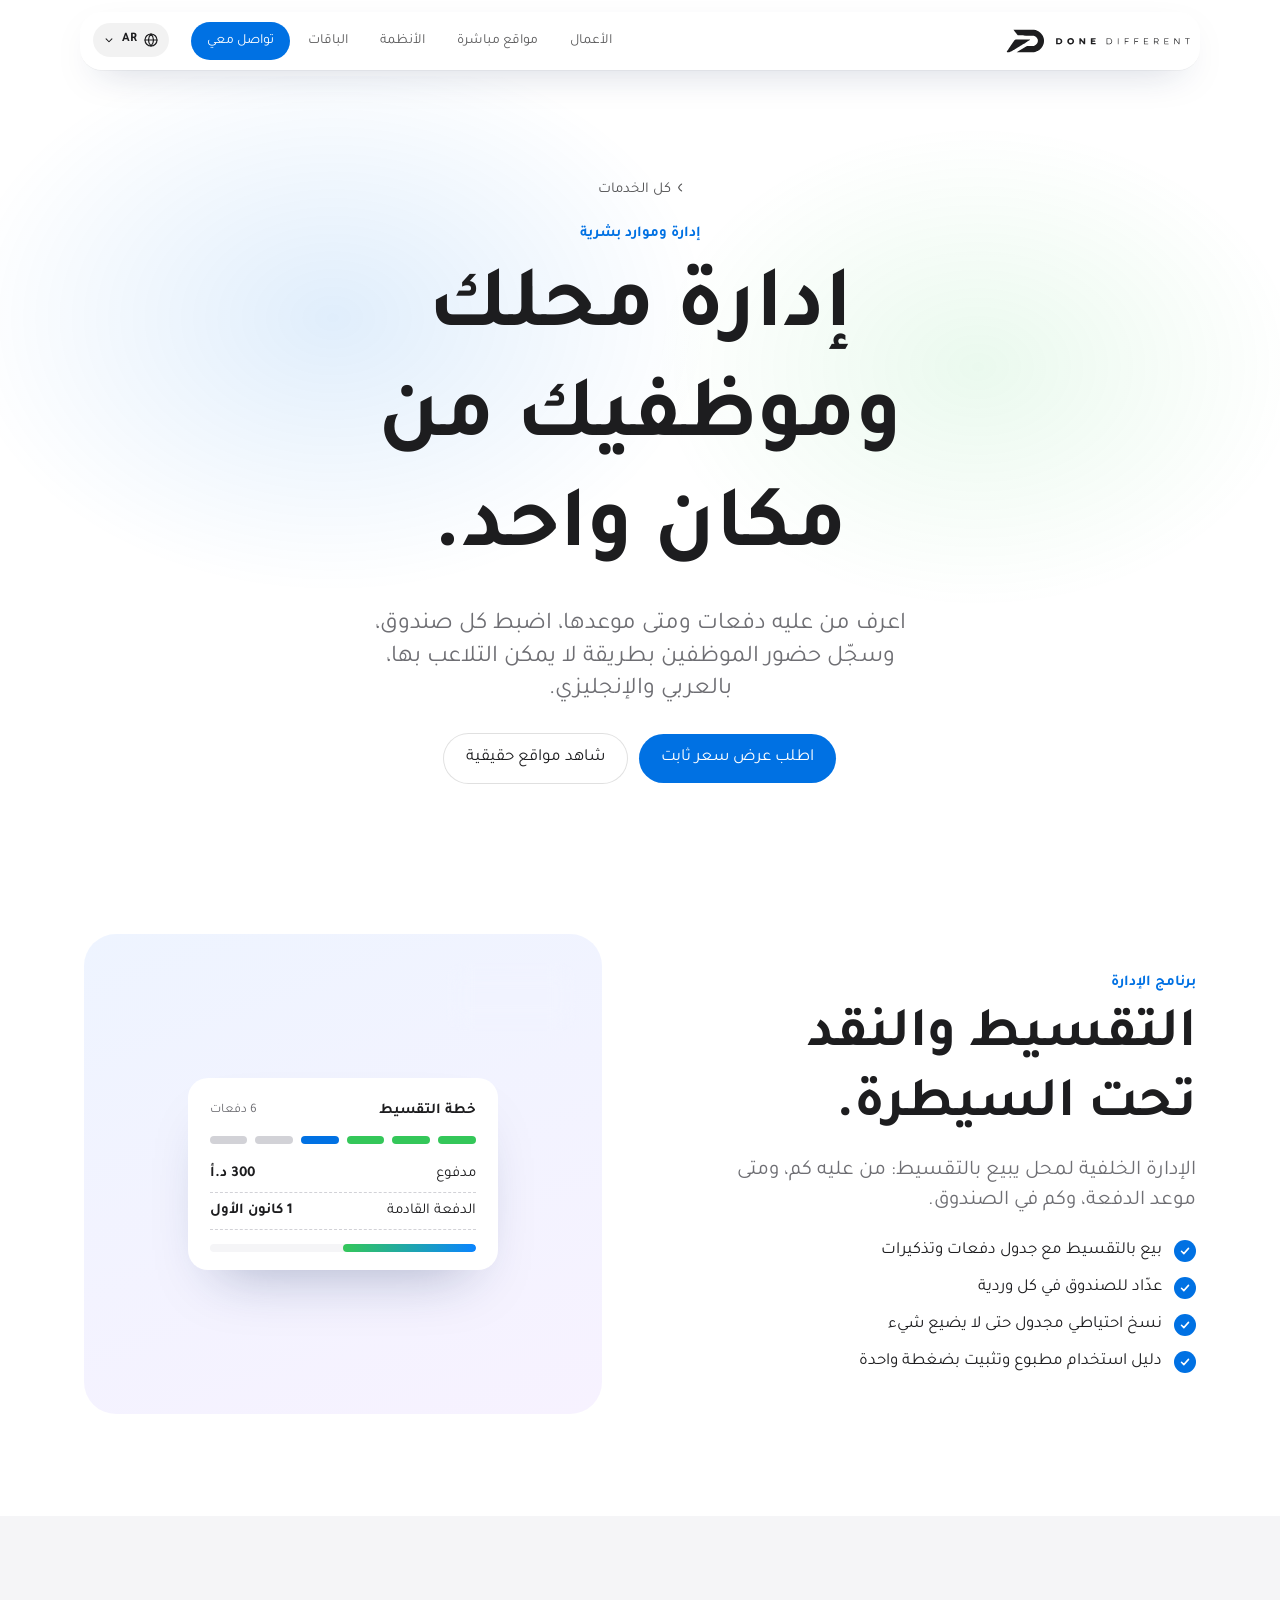
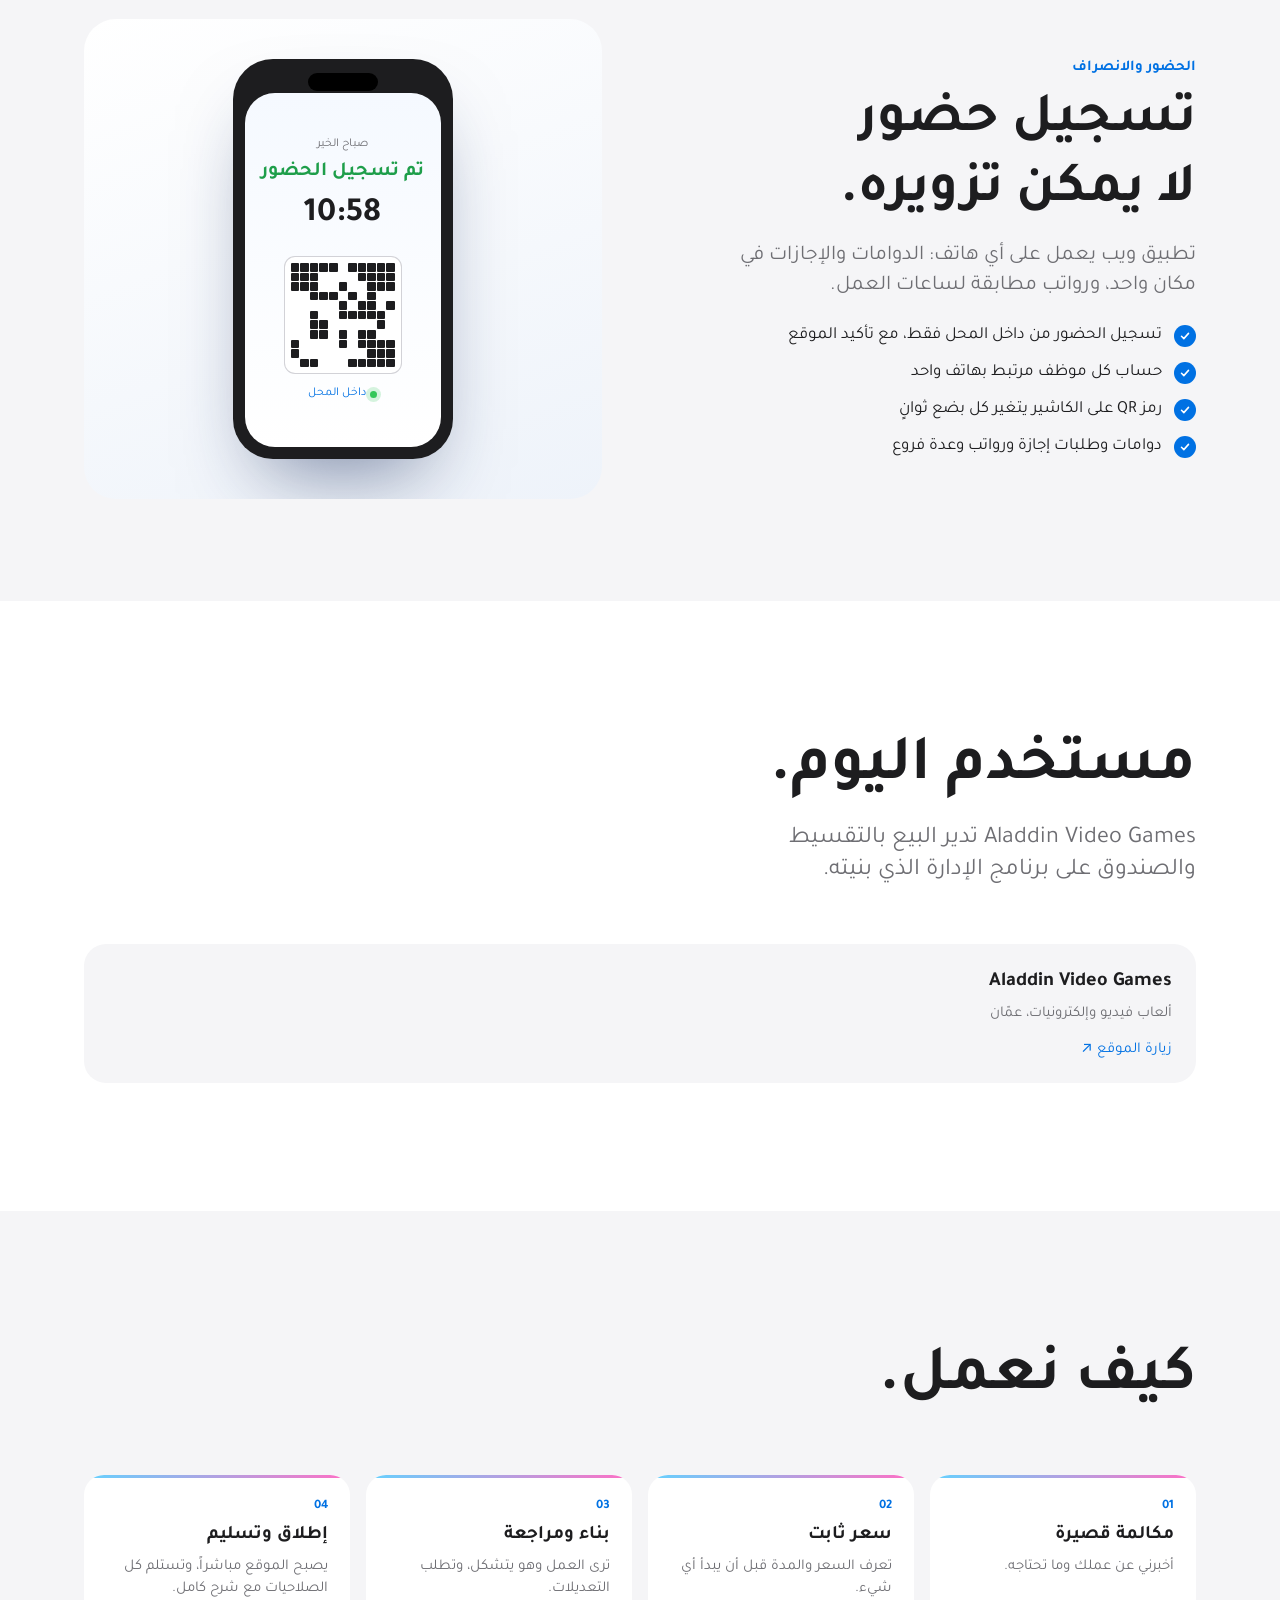
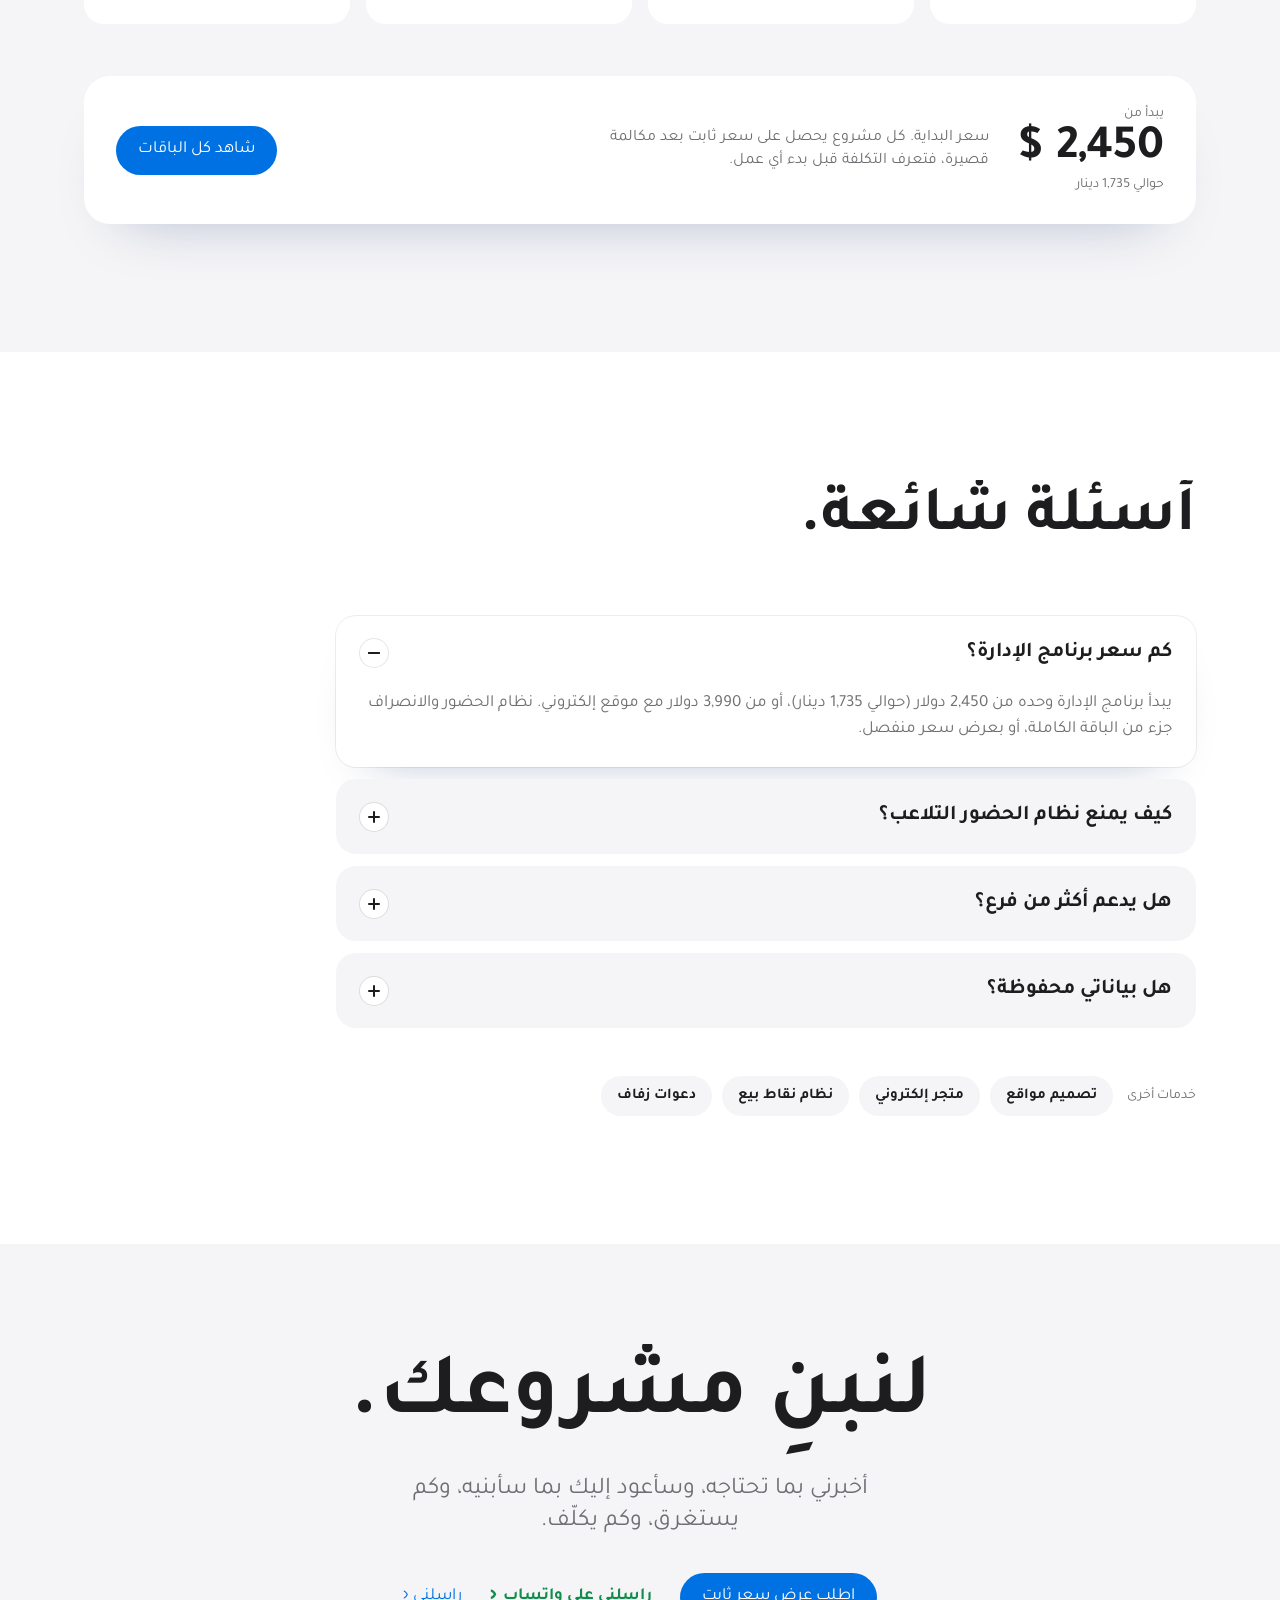
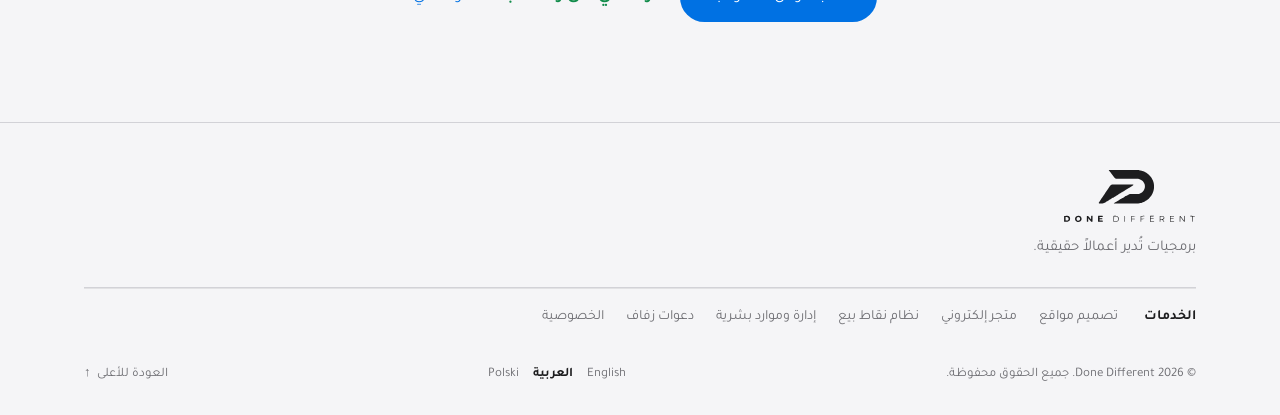
<file: ar/erp-hr/index.html>
<!DOCTYPE html>
<html lang="ar" dir="rtl">
<head>
<meta charset="utf-8">
<link rel="icon" href="/favicon.ico" sizes="48x48"><link rel="icon" type="image/png" sizes="96x96" href="/favicon-96.png"><link rel="icon" type="image/png" sizes="192x192" href="/favicon-192.png"><link rel="apple-touch-icon" href="/apple-touch-icon.png"><meta name="robots" content="index, follow, max-image-preview:large"><meta name="viewport" content="width=device-width, initial-scale=1">
<title>برنامج إدارة مخزون وتقسيط ونظام حضور وانصراف للموظفين في الأردن | Done Different</title>
<meta property="og:locale" content="ar_AR"><meta property="og:locale:alternate" content="en_US"><meta property="og:locale:alternate" content="pl_PL"><script type="application/ld+json">[{"@context": "https://schema.org", "@type": "Service", "name": "إدارة وموارد بشرية", "serviceType": "إدارة وموارد بشرية", "description": "برنامج إدارة للمحلات في الأردن: بيع بالتقسيط، جرد الصندوق ونسخ احتياطي مجدول، مع نظام حضور وانصراف للموظفين بتحديد الموقع ورمز QR متغير ودوامات وإجازات ورواتب.", "url": "https://systems.donedifferent.net/ar/erp-hr/", "areaServed": ["Jordan", "Worldwide"], "availableLanguage": ["Arabic", "English"], "provider": {"@type": "Organization", "name": "Done Different", "url": "https://systems.donedifferent.net/", "email": "info@donedifferent.net"}, "offers": {"@type": "Offer", "price": "2450", "priceCurrency": "USD", "url": "https://systems.donedifferent.net/ar/erp-hr/", "availability": "https://schema.org/InStock", "priceSpecification": {"@type": "PriceSpecification", "minPrice": "2450", "priceCurrency": "USD"}}}, {"@context": "https://schema.org", "@type": "FAQPage", "mainEntity": [{"@type": "Question", "name": "كم سعر برنامج الإدارة؟", "acceptedAnswer": {"@type": "Answer", "text": "يبدأ برنامج الإدارة وحده من 2,450 دولار (حوالي 1,735 دينار)، أو من 3,990 دولار مع موقع إلكتروني. نظام الحضور والانصراف جزء من الباقة الكاملة، أو بعرض سعر منفصل."}}, {"@type": "Question", "name": "كيف يمنع نظام الحضور التلاعب؟", "acceptedAnswer": {"@type": "Answer", "text": "لا يستطيع الموظف تسجيل الحضور إلا من داخل المحل مع تأكيد الموقع، ومن الهاتف المرتبط بحسابه فقط، وبمسح رمز QR يتغير كل بضع ثوانٍ."}}, {"@type": "Question", "name": "هل يدعم أكثر من فرع؟", "acceptedAnswer": {"@type": "Answer", "text": "نعم. الدوامات والحضور والرواتب تعمل على عدة فروع."}}, {"@type": "Question", "name": "هل بياناتي محفوظة؟", "acceptedAnswer": {"@type": "Answer", "text": "نعم. النسخ الاحتياطي يعمل بشكل مجدول حتى لا يضيع شيء."}}]}, {"@context": "https://schema.org", "@type": "BreadcrumbList", "itemListElement": [{"@type": "ListItem", "position": 1, "name": "Done Different Systems", "item": "https://systems.donedifferent.net/ar/"}, {"@type": "ListItem", "position": 2, "name": "إدارة وموارد بشرية", "item": "https://systems.donedifferent.net/ar/erp-hr/"}]}]</script><link rel="alternate" hreflang="en" href="https://systems.donedifferent.net/erp-hr/"><link rel="alternate" hreflang="ar" href="https://systems.donedifferent.net/ar/erp-hr/"><link rel="alternate" hreflang="x-default" href="https://systems.donedifferent.net/erp-hr/"><link rel="canonical" href="https://systems.donedifferent.net/ar/erp-hr/">
<meta name="theme-color" content="#F5F5F7">
<meta property="og:type" content="website">
<meta property="og:site_name" content="Done Different Systems">
<meta property="og:url" content="https://systems.donedifferent.net/ar/erp-hr/">
<meta property="og:title" content="برنامج إدارة مخزون وتقسيط ونظام حضور وانصراف للموظفين في الأردن | Done Different">
<meta property="og:description" content="برنامج إدارة للمحلات في الأردن: بيع بالتقسيط، جرد الصندوق ونسخ احتياطي مجدول، مع نظام حضور وانصراف للموظفين بتحديد الموقع ورمز QR متغير ودوامات وإجازات ورواتب.">
<meta property="og:image" content="https://systems.donedifferent.net/og/ar-erp-hr.png">
<meta property="og:image:width" content="1200">
<meta property="og:image:height" content="630">
<meta property="og:image:alt" content="برنامج إدارة مخزون وتقسيط ونظام حضور وانصراف للموظفين في الأردن">
<meta name="twitter:card" content="summary_large_image">
<meta name="twitter:title" content="برنامج إدارة مخزون وتقسيط ونظام حضور وانصراف للموظفين في الأردن | Done Different">
<meta name="twitter:description" content="برنامج إدارة للمحلات في الأردن: بيع بالتقسيط، جرد الصندوق ونسخ احتياطي مجدول، مع نظام حضور وانصراف للموظفين بتحديد الموقع ورمز QR متغير ودوامات وإجازات ورواتب.">
<meta name="twitter:image" content="https://systems.donedifferent.net/og/ar-erp-hr.png">


<meta name="description" content="برنامج إدارة للمحلات في الأردن: بيع بالتقسيط، جرد الصندوق ونسخ احتياطي مجدول، مع نظام حضور وانصراف للموظفين بتحديد الموقع ورمز QR متغير ودوامات وإجازات ورواتب.">
<link rel="preconnect" href="https://fonts.googleapis.com">
<link rel="preconnect" href="https://fonts.gstatic.com" crossorigin>
<link href="https://fonts.googleapis.com/css2?family=Inter:wght@400;500;600;700&family=Montserrat:wght@300;700&family=Tajawal:wght@500;700&display=swap" rel="stylesheet">
<link rel="stylesheet" href="/assets/s-9dfa27e787.css">
<script>window.DD_SPY=[]</script><script>window.DD_MAIL={"url": "https://script.google.com/macros/s/AKfycbyFYFGSmdoYCowIifRj9fHhZEJKQX8gg5jzKDLyOiDbAR0hf-uWY4Wv-mmm1ukl56oY/exec"}</script><script>window.DD_T={"words": ["أعمالاً حقيقية.", "متاجر أونلاين.", "كاونتر المحل.", "المستودع.", "كل وردية.", "وحتى الألعاب."], "getin": "تواصل معي", "copied": "تم النسخ", "waPk": "مرحباً! عندي سؤال عن الباقات.", "waForm": "مرحباً! أريد الاستفسار عن مشروع.", "waDone": "مرحباً، أرسلت للتو طلباً عبر موقعكم. اسمي {n}.", "est4": "دعوة زفاف، بسعر ثابت {p}", "est5": "نقاط بيع أو برنامج إدارة، يبدأ من {p}", "est6": "متجر إلكتروني، يبدأ من {p}", "est7": "السعر بعد مكالمة قصيرة", "e4": "أضف رقمك حتى أتواصل معك على واتساب أو بالهاتف.", "e5": "أضف رمز الدولة إلى الرقم، مثل +962 أو +44.", "e6": "تحقق من رقم هاتفك من فضلك.", "est0": "اختر ما تحتاجه", "est1": "موقع إلكتروني، يبدأ من {p}", "est2": "موقع + نقاط بيع أو ERP، يبدأ من {p}", "est3": "الباقة الكاملة، تبدأ من {p}", "bUnder": "أقل من {a}", "bRange": "من {a} إلى {b}", "bOver": "أكثر من {a}", "none": "لم تختر شيئاً بعد", "send": "أرسل الطلب", "cont": "متابعة", "sending": "جارٍ الإرسال…", "e1": "اختر شيئاً واحداً على الأقل.", "e2": "أضف اسمك من فضلك.", "e3": "تحقق من بريدك الإلكتروني من فضلك.", "thanks": "شكراً {n}، وصلني طلبك.", "autosub": "وصلنا طلبك يا {n}", "press": "مرّر للبدء", "sfx_l": "أصوات القائمة", "on": "تشغيل", "off": "إيقاف", "sfx": "تشغيل أو إيقاف أصوات القائمة", "recap": "ما أرسلته", "budgetL": "الميزانية", "noreply": "سأرد عليك على البريد الذي كتبته.", "copied2": "تم النسخ. الصقه في أي رسالة إلى info@donedifferent.net", "copy": "رسالة تأكيد في طريقها إلى بريدك.", "mail": "يُفترض أن يكون تطبيق البريد قد فُتح وكل شيء معبّأ. فقط اضغط إرسال.", "auto": "شكراً لتواصلك مع Done Different. وصلني طلبك وسأقرأه بنفسي، وسأرد عليك قريباً ببعض الأسئلة وموعد لمكالمة قصيرة. زياد عيسى"}</script></head>
<body><svg width="0" height="0" style="position:absolute" aria-hidden="true"><defs><symbol id="dd-mark" viewBox="0 0 960 595"><path fill="currentColor" fill-rule="evenodd" d="M26.8 575.8C24.7 574.7 21.8 572.4 20.4 570.7C16.4 565.9 17.4 562.1 25.9 550.2C29.8 544.7 34.9 537.3 37.3 533.8C39.7 530.3 43.6 524.8 45.9 521.5C48.2 518.2 52.9 511.2 56.3 506.0C59.7 500.8 65.7 491.8 69.7 486.0C73.6 480.2 83.1 466.3 90.6 455.0C98.2 443.7 109.8 426.6 116.5 417.0C128.0 400.6 158.4 355.8 188.7 310.6C215.7 270.6 219.7 266.8 243.5 259.8L251.5 257.5L420.0 257.5C512.7 257.5 589.7 257.8 591.2 258.3C594.6 259.2 599.4 266.1 598.6 268.8C597.7 271.4 596.1 272.5 562.0 293.0C545.2 303.1 527.7 313.9 523.0 317.0C518.3 320.1 513.8 322.9 513.0 323.3C511.2 324.2 509.0 325.6 503.3 329.3C500.9 330.8 498.8 332.0 498.6 332.0C498.3 332.0 496.4 333.2 494.3 334.6C492.2 336.0 489.6 337.6 488.5 338.1C487.4 338.6 483.1 341.2 479.0 344.0C472.8 348.1 447.4 363.9 441.2 367.5C439.0 368.9 432.0 373.2 429.5 374.8C428.4 375.4 426.6 376.5 425.5 377.0C424.4 377.6 422.1 378.9 420.5 379.9C418.9 381.0 415.7 382.8 413.6 384.0C411.5 385.2 406.7 388.0 403.1 390.4C399.5 392.7 393.6 396.4 390.0 398.5C386.4 400.6 381.0 404.1 377.9 406.2C374.8 408.3 372.0 410.0 371.6 410.0C371.2 410.0 366.8 412.6 361.7 415.8C356.6 419.0 344.2 426.6 334.0 432.7C312.4 445.6 287.1 460.9 271.5 470.5C265.4 474.2 256.7 479.6 252.0 482.4C247.3 485.3 238.3 490.9 232.0 494.9C217.7 503.9 194.2 518.4 187.5 522.2C175.8 529.0 173.2 530.5 167.5 534.1C164.2 536.2 156.2 541.2 149.7 545.2C143.2 549.2 136.7 553.3 135.2 554.2C117.7 565.2 96.8 573.6 80.1 576.4C65.2 578.9 31.8 578.6 26.8 575.8ZM267.9 577.1C266.6 576.7 270.8 572.0 272.5 572.0C273.2 572.0 275.5 570.7 277.6 569.2C279.7 567.6 304.7 552.5 333.0 535.5C361.3 518.6 394.6 498.5 407.0 491.0C419.4 483.5 436.9 472.9 446.0 467.5C455.1 462.1 465.4 455.8 469.0 453.5C489.1 440.5 511.5 428.5 522.9 424.5C538.0 419.2 541.9 419.0 610.3 419.0C680.7 419.0 683.3 418.8 701.5 412.8C730.7 403.0 753.1 385.9 769.4 360.8C790.3 328.7 795.6 294.0 785.5 256.5C779.8 235.8 764.0 211.1 747.0 196.2C730.9 182.2 706.5 170.6 685.0 166.7C681.6 166.1 611.6 165.5 498.5 165.1C297.0 164.4 315.3 165.1 300.4 157.8C288.9 152.2 285.5 148.3 237.0 86.1C229.0 75.8 219.7 64.1 216.3 60.0C201.6 42.2 186.0 21.9 186.0 20.6C186.0 19.8 186.8 18.9 187.8 18.6C191.9 17.5 682.5 18.7 693.0 19.9C751.7 26.6 802.1 49.2 851.1 90.7C864.3 101.9 888.3 129.8 899.5 147.0C906.7 158.0 923.3 191.1 926.8 201.5C939.5 238.4 942.5 256.2 942.5 294.0C942.5 339.9 935.8 369.8 916.7 408.5C894.7 453.2 865.7 488.5 826.5 518.1C820.7 522.5 805.2 533.0 804.5 533.0C804.3 533.0 799.8 535.6 794.3 538.8C788.9 542.0 782.0 545.8 779.0 547.2C776.0 548.6 770.0 551.4 765.7 553.4C761.5 555.4 757.4 557.0 756.7 557.0C756.0 557.0 754.9 557.5 754.3 558.1C753.7 558.7 751.7 559.5 749.9 560.0C748.0 560.5 744.0 561.8 741.0 562.9C736.0 564.8 732.5 565.8 714.0 570.5C702.9 573.3 692.2 575.0 678.5 576.0C665.6 577.0 270.8 578.1 267.9 577.1Z"/></symbol><symbol id="dd-word" viewBox="0 0 2221 139"><path fill="currentColor" fill-rule="evenodd" d="M244.5 120.9C229.4 118.5 212.2 106.2 206.0 93.5C195.6 71.9 201.6 44.1 219.6 30.2C230.9 21.5 244.1 17.6 259.6 18.2C293.5 19.6 315.5 44.4 311.7 76.9C308.3 106.0 277.4 126.2 244.5 120.9ZM19.6 118.5C18.3 117.1 18.1 110.8 18.3 68.7L18.5 20.5L42.5 19.9C80.1 19.0 88.3 20.6 102.6 31.8C116.1 42.4 122.1 62.1 117.9 82.2C114.2 99.8 97.6 114.5 77.1 118.4C65.2 120.7 21.8 120.7 19.6 118.5ZM400.2 119.2C398.9 118.3 398.2 23.1 399.5 21.0C399.8 20.4 404.7 20.0 410.5 20.0L420.9 20.0L424.7 24.7C429.1 30.3 437.5 40.3 443.6 47.5C450.5 55.7 455.6 62.1 461.7 70.2C464.9 74.5 468.1 77.9 468.7 78.0C469.7 78.0 470.0 71.3 470.2 49.2L470.5 20.5L479.8 19.6C486.3 19.0 489.8 19.1 491.5 19.8L494.0 21.0L494.0 69.3C494.0 105.5 493.7 117.9 492.8 118.8C492.0 119.6 488.2 120.0 482.2 120.0C473.2 120.0 472.7 119.9 470.5 117.2C469.2 115.7 462.4 107.3 455.4 98.5C448.4 89.7 441.3 80.9 439.6 78.9C437.9 76.9 433.6 71.8 430.1 67.6C426.6 63.4 423.3 60.3 422.9 60.7C422.4 61.2 421.9 74.6 421.8 90.5L421.5 119.5L411.5 119.8C406.0 119.9 400.9 119.6 400.2 119.2ZM587.1 118.6C585.7 117.0 585.7 23.1 587.0 21.0C588.1 19.3 661.7 19.5 663.8 21.2C665.2 22.4 665.3 37.0 663.9 38.4C663.6 38.7 652.1 39.1 638.3 39.2C624.4 39.4 612.9 39.8 612.5 40.1C611.5 41.2 611.2 56.5 612.2 57.8C613.0 58.7 618.7 59.0 634.4 59.0C649.6 59.0 655.9 59.3 656.8 60.2C658.0 61.4 658.5 73.6 657.4 76.4C656.9 77.8 654.0 78.0 635.1 78.0C619.6 78.0 613.1 78.3 612.2 79.2C610.6 80.8 610.6 97.6 612.1 98.6C612.8 99.0 624.5 99.2 638.3 99.2C654.9 99.1 663.8 99.5 664.7 100.2C666.3 101.5 666.5 115.2 665.0 118.1C664.0 119.9 662.5 120.0 626.1 120.0C594.6 120.0 588.0 119.8 587.1 118.6ZM844.7 119.3C844.3 119.0 844.0 96.7 844.0 69.9C844.0 24.4 844.1 21.0 845.8 20.2C848.5 18.8 884.6 18.7 893.0 20.1C911.9 23.0 927.5 37.0 933.2 56.0C934.9 61.9 934.7 77.1 932.7 84.1C928.1 100.8 913.6 114.2 895.5 118.5C889.3 120.0 846.0 120.7 844.7 119.3ZM1028.5 118.8C1028.2 118.1 1028.1 95.7 1028.2 69.0L1028.5 20.5L1032.4 20.2C1034.8 20.0 1036.6 20.4 1037.1 21.2C1038.1 22.7 1038.3 116.0 1037.4 118.4C1036.6 120.4 1029.2 120.6 1028.5 118.8ZM1142.6 119.2C1142.0 118.2 1141.7 21.0 1142.3 20.4C1142.5 20.2 1156.7 20.0 1173.9 20.0C1206.2 19.9 1208.0 20.1 1208.0 24.0C1208.0 28.5 1206.0 28.8 1178.5 29.0C1164.2 29.0 1152.2 29.4 1151.7 29.9C1151.3 30.3 1151.1 38.7 1151.2 48.6L1151.5 66.5L1175.4 66.8C1201.4 67.1 1202.3 67.3 1201.8 72.4L1201.5 75.5L1177.6 75.8C1162.2 75.9 1153.2 76.4 1152.4 77.1C1151.4 77.9 1151.0 83.3 1150.8 98.9L1150.5 119.5L1146.8 119.8C1144.8 120.0 1142.9 119.7 1142.6 119.2ZM1299.1 118.6C1298.3 117.7 1298.1 103.8 1298.2 68.9L1298.5 20.5L1329.0 20.0C1345.8 19.7 1360.5 19.8 1361.8 20.2C1364.3 21.0 1365.0 26.2 1362.8 27.7C1362.1 28.1 1349.6 28.7 1335.0 29.0L1308.5 29.5L1308.5 48.0L1308.5 66.5L1332.8 66.8L1357.1 67.0L1358.2 69.6C1360.8 75.2 1359.8 75.4 1332.9 76.0L1308.5 76.5L1307.9 98.0C1307.6 109.8 1307.3 119.6 1307.2 119.8C1306.5 120.6 1300.0 119.8 1299.1 118.6ZM1455.7 119.3C1454.7 118.4 1454.8 21.2 1455.8 20.7C1456.4 20.2 1515.8 19.5 1520.2 19.9C1522.4 20.0 1523.5 24.2 1522.0 26.9C1520.9 29.0 1520.4 29.1 1493.8 29.0C1478.9 28.9 1466.3 29.3 1465.8 29.8C1465.3 30.3 1465.1 38.0 1465.2 47.1L1465.5 63.5L1490.4 64.0L1515.3 64.5L1516.3 67.3C1518.1 72.8 1517.2 73.0 1491.0 73.0C1472.0 73.0 1467.0 73.3 1466.1 74.4C1465.3 75.3 1465.0 81.2 1465.2 93.1L1465.5 110.5L1493.9 110.8C1512.8 110.9 1522.8 111.4 1523.7 112.1C1525.3 113.5 1525.4 117.2 1523.8 118.8C1522.5 120.1 1456.9 120.6 1455.7 119.3ZM1618.5 118.8C1618.2 118.1 1618.1 95.7 1618.2 69.0L1618.5 20.5L1645.0 20.5C1674.8 20.5 1675.1 20.6 1684.1 28.7C1691.5 35.4 1694.0 41.1 1694.0 51.6C1694.0 59.8 1693.7 61.3 1690.9 66.9C1687.7 73.4 1680.1 80.2 1674.6 81.6C1673.2 81.9 1672.0 82.7 1672.0 83.2C1672.0 84.7 1680.5 97.8 1687.8 107.5C1695.5 117.9 1695.8 120.0 1689.6 120.0C1684.7 120.0 1683.9 119.3 1675.5 106.5C1669.6 97.7 1661.2 86.2 1659.9 85.4C1659.1 84.9 1636.4 84.6 1628.8 85.0C1628.4 85.0 1627.9 92.8 1627.8 102.2L1627.5 119.5L1623.2 119.8C1620.4 120.0 1618.8 119.7 1618.5 118.8ZM1790.1 118.6C1789.3 117.7 1789.1 103.8 1789.2 68.9L1789.5 20.5L1822.7 20.2C1854.4 20.0 1855.9 20.1 1856.5 21.9C1856.8 22.9 1856.6 24.9 1856.0 26.4L1855.0 29.1L1828.0 29.0C1813.2 28.9 1800.6 29.2 1800.0 29.5C1798.6 30.3 1798.7 62.7 1800.0 63.5C1800.6 63.9 1812.0 64.2 1825.3 64.3L1849.5 64.5L1849.5 68.5L1849.5 72.5L1825.0 72.8C1807.0 73.0 1800.4 73.4 1799.8 74.3C1798.9 75.7 1798.7 107.1 1799.6 109.4C1800.1 110.8 1803.6 111.0 1827.9 111.0C1857.0 111.0 1858.0 111.1 1858.0 115.5C1858.0 119.9 1857.2 120.0 1823.4 120.0C1797.5 120.0 1791.0 119.7 1790.1 118.6ZM1953.0 118.1C1951.5 115.1 1951.6 22.8 1953.2 21.2C1954.8 19.6 1960.2 19.7 1962.2 21.2C1963.0 21.9 1969.3 29.7 1976.1 38.5C1982.8 47.3 1991.6 58.5 1995.5 63.5C1999.4 68.5 2003.7 74.1 2005.0 76.0C2006.3 77.9 2009.4 81.9 2011.7 84.8C2014.0 87.6 2017.5 92.5 2019.5 95.5C2021.4 98.5 2023.4 101.0 2024.0 101.0C2024.7 101.0 2025.0 87.3 2025.0 61.0L2025.0 21.0L2027.6 20.0C2029.4 19.3 2031.0 19.3 2032.8 20.3L2035.5 21.5L2035.6 69.3C2035.8 121.7 2035.9 120.0 2029.8 120.0C2027.8 120.0 2026.1 119.1 2024.5 117.2C2020.7 112.8 2006.0 93.9 1990.5 73.5C1969.5 45.8 1964.5 39.5 1963.5 39.5C1962.9 39.5 1962.4 55.6 1962.2 78.5C1962.0 100.0 1961.7 118.1 1961.5 118.8C1960.8 120.8 1954.2 120.3 1953.0 118.1ZM2160.2 118.8C2159.3 117.9 2159.0 106.5 2159.0 73.9C2159.0 40.0 2158.7 29.9 2157.8 29.3C2157.1 28.9 2150.1 28.7 2142.2 28.9C2132.0 29.1 2127.5 28.8 2126.5 28.0C2124.7 26.5 2124.5 21.6 2126.2 20.4C2126.9 19.9 2144.6 19.7 2165.5 20.0L2203.5 20.5L2203.8 24.2C2204.2 28.9 2204.1 28.9 2184.5 29.3L2169.5 29.5L2169.2 73.4C2169.1 103.8 2168.6 117.7 2167.9 118.7C2166.5 120.3 2161.8 120.4 2160.2 118.8ZM893.4 108.5C909.4 104.7 919.6 94.5 922.9 79.2C927.1 59.5 918.7 40.8 902.2 32.9L895.5 29.6L875.6 29.2C861.5 28.9 855.6 29.1 855.1 29.9C854.2 31.3 853.7 105.5 854.5 108.1C855.1 109.9 856.3 110.0 871.3 110.0C881.6 109.9 889.6 109.4 893.4 108.5ZM269.6 97.1C286.8 89.6 291.8 64.3 279.0 48.8C271.4 39.6 254.5 36.5 243.0 42.2C226.0 50.6 221.6 76.6 234.8 91.2C242.5 99.8 257.5 102.3 269.6 97.1ZM75.3 97.3C90.3 91.9 96.9 76.3 92.0 57.9C90.1 50.8 84.2 45.0 75.8 41.9C70.4 39.9 46.5 38.4 44.2 39.8C43.2 40.5 42.9 46.7 43.0 69.0C43.0 84.5 43.3 97.7 43.6 98.1C44.6 99.8 70.1 99.1 75.3 97.3ZM1670.1 73.1C1687.5 65.4 1689.0 40.4 1672.7 31.8C1668.9 29.8 1666.5 29.5 1649.0 29.0C1638.3 28.7 1629.2 28.6 1628.8 28.8C1628.3 29.0 1628.0 39.4 1628.0 52.1L1628.0 75.0L1646.9 75.0C1663.4 75.0 1666.3 74.8 1670.1 73.1Z"/></symbol><symbol id="dd-full" viewBox="0 0 2221 903"><path fill="currentColor" fill-rule="evenodd" d="M244.5 884.9C229.4 882.5 212.2 870.2 206.0 857.5C195.6 835.9 201.6 808.1 219.6 794.2C230.9 785.5 244.1 781.6 259.6 782.2C293.5 783.6 315.5 808.4 311.7 840.9C308.3 870.0 277.4 890.2 244.5 884.9ZM19.6 882.5C18.3 881.1 18.1 874.8 18.3 832.7L18.5 784.5L42.5 783.9C80.1 783.0 88.3 784.6 102.6 795.8C116.1 806.4 122.1 826.1 117.9 846.2C114.2 863.8 97.6 878.5 77.1 882.4C65.2 884.7 21.8 884.7 19.6 882.5ZM400.2 883.2C398.9 882.3 398.2 787.1 399.5 785.0C399.8 784.4 404.7 784.0 410.5 784.0L420.9 784.0L424.7 788.7C429.1 794.3 437.5 804.3 443.6 811.5C450.5 819.7 455.6 826.1 461.7 834.2C464.9 838.5 468.1 841.9 468.7 842.0C469.7 842.0 470.0 835.3 470.2 813.2L470.5 784.5L479.8 783.6C486.3 783.0 489.8 783.1 491.5 783.8L494.0 785.0L494.0 833.3C494.0 869.5 493.7 881.9 492.8 882.8C492.0 883.6 488.2 884.0 482.2 884.0C473.2 884.0 472.7 883.9 470.5 881.2C469.2 879.7 462.4 871.3 455.4 862.5C448.4 853.7 441.3 844.9 439.6 842.9C437.9 840.9 433.6 835.8 430.1 831.6C426.6 827.4 423.3 824.3 422.9 824.7C422.4 825.2 421.9 838.6 421.8 854.5L421.5 883.5L411.5 883.8C406.0 883.9 400.9 883.6 400.2 883.2ZM587.1 882.6C585.7 881.0 585.7 787.1 587.0 785.0C588.1 783.3 661.7 783.5 663.8 785.2C665.2 786.4 665.3 801.0 663.9 802.4C663.6 802.7 652.1 803.1 638.3 803.2C624.4 803.4 612.9 803.8 612.5 804.1C611.5 805.2 611.2 820.5 612.2 821.8C613.0 822.7 618.7 823.0 634.4 823.0C649.6 823.0 655.9 823.3 656.8 824.2C658.0 825.4 658.5 837.6 657.4 840.4C656.9 841.8 654.0 842.0 635.1 842.0C619.6 842.0 613.1 842.3 612.2 843.2C610.6 844.8 610.6 861.6 612.1 862.6C612.8 863.0 624.5 863.2 638.3 863.2C654.9 863.1 663.8 863.5 664.7 864.2C666.3 865.5 666.5 879.2 665.0 882.1C664.0 883.9 662.5 884.0 626.1 884.0C594.6 884.0 588.0 883.8 587.1 882.6ZM844.7 883.3C844.3 883.0 844.0 860.7 844.0 833.9C844.0 788.4 844.1 785.0 845.8 784.2C848.5 782.8 884.6 782.7 893.0 784.1C911.9 787.0 927.5 801.0 933.2 820.0C934.9 825.9 934.7 841.1 932.7 848.1C928.1 864.8 913.6 878.2 895.5 882.5C889.3 884.0 846.0 884.7 844.7 883.3ZM1028.5 882.8C1028.2 882.1 1028.1 859.7 1028.2 833.0L1028.5 784.5L1032.4 784.2C1034.8 784.0 1036.6 784.4 1037.1 785.2C1038.1 786.7 1038.3 880.0 1037.4 882.4C1036.6 884.4 1029.2 884.6 1028.5 882.8ZM1142.6 883.2C1142.0 882.2 1141.7 785.0 1142.3 784.4C1142.5 784.2 1156.7 784.0 1173.9 784.0C1206.2 783.9 1208.0 784.1 1208.0 788.0C1208.0 792.5 1206.0 792.8 1178.5 793.0C1164.2 793.0 1152.2 793.4 1151.7 793.9C1151.3 794.3 1151.1 802.7 1151.2 812.6L1151.5 830.5L1175.4 830.8C1201.4 831.1 1202.3 831.3 1201.8 836.4L1201.5 839.5L1177.6 839.8C1162.2 839.9 1153.2 840.4 1152.4 841.1C1151.4 841.9 1151.0 847.3 1150.8 862.9L1150.5 883.5L1146.8 883.8C1144.8 884.0 1142.9 883.7 1142.6 883.2ZM1299.1 882.6C1298.3 881.7 1298.1 867.8 1298.2 832.9L1298.5 784.5L1329.0 784.0C1345.8 783.7 1360.5 783.8 1361.8 784.2C1364.3 785.0 1365.0 790.2 1362.8 791.7C1362.1 792.1 1349.6 792.7 1335.0 793.0L1308.5 793.5L1308.5 812.0L1308.5 830.5L1332.8 830.8L1357.1 831.0L1358.2 833.6C1360.8 839.2 1359.8 839.4 1332.9 840.0L1308.5 840.5L1307.9 862.0C1307.6 873.8 1307.3 883.6 1307.2 883.8C1306.5 884.6 1300.0 883.8 1299.1 882.6ZM1455.7 883.3C1454.7 882.4 1454.8 785.2 1455.8 784.7C1456.4 784.2 1515.8 783.5 1520.2 783.9C1522.4 784.0 1523.5 788.2 1522.0 790.9C1520.9 793.0 1520.4 793.1 1493.8 793.0C1478.9 792.9 1466.3 793.3 1465.8 793.8C1465.3 794.3 1465.1 802.0 1465.2 811.1L1465.5 827.5L1490.4 828.0L1515.3 828.5L1516.3 831.3C1518.1 836.8 1517.2 837.0 1491.0 837.0C1472.0 837.0 1467.0 837.3 1466.1 838.4C1465.3 839.3 1465.0 845.2 1465.2 857.1L1465.5 874.5L1493.9 874.8C1512.8 874.9 1522.8 875.4 1523.7 876.1C1525.3 877.5 1525.4 881.2 1523.8 882.8C1522.5 884.1 1456.9 884.6 1455.7 883.3ZM1618.5 882.8C1618.2 882.1 1618.1 859.7 1618.2 833.0L1618.5 784.5L1645.0 784.5C1674.8 784.5 1675.1 784.6 1684.1 792.7C1691.5 799.4 1694.0 805.1 1694.0 815.6C1694.0 823.8 1693.7 825.3 1690.9 830.9C1687.7 837.4 1680.1 844.2 1674.6 845.6C1673.2 845.9 1672.0 846.7 1672.0 847.2C1672.0 848.7 1680.5 861.8 1687.8 871.5C1695.5 881.9 1695.8 884.0 1689.6 884.0C1684.7 884.0 1683.9 883.3 1675.5 870.5C1669.6 861.7 1661.2 850.2 1659.9 849.4C1659.1 848.9 1636.4 848.6 1628.8 849.0C1628.4 849.0 1627.9 856.8 1627.8 866.2L1627.5 883.5L1623.2 883.8C1620.4 884.0 1618.8 883.7 1618.5 882.8ZM1790.1 882.6C1789.3 881.7 1789.1 867.8 1789.2 832.9L1789.5 784.5L1822.7 784.2C1854.4 784.0 1855.9 784.1 1856.5 785.9C1856.8 786.9 1856.6 788.9 1856.0 790.4L1855.0 793.1L1828.0 793.0C1813.2 792.9 1800.6 793.2 1800.0 793.5C1798.6 794.3 1798.7 826.7 1800.0 827.5C1800.6 827.9 1812.0 828.2 1825.3 828.3L1849.5 828.5L1849.5 832.5L1849.5 836.5L1825.0 836.8C1807.0 837.0 1800.4 837.4 1799.8 838.3C1798.9 839.7 1798.7 871.1 1799.6 873.4C1800.1 874.8 1803.6 875.0 1827.9 875.0C1857.0 875.0 1858.0 875.1 1858.0 879.5C1858.0 883.9 1857.2 884.0 1823.4 884.0C1797.5 884.0 1791.0 883.7 1790.1 882.6ZM1953.0 882.1C1951.5 879.1 1951.6 786.8 1953.2 785.2C1954.8 783.6 1960.2 783.7 1962.2 785.2C1963.0 785.9 1969.3 793.7 1976.1 802.5C1982.8 811.3 1991.6 822.5 1995.5 827.5C1999.4 832.5 2003.7 838.1 2005.0 840.0C2006.3 841.9 2009.4 845.9 2011.7 848.8C2014.0 851.6 2017.5 856.5 2019.5 859.5C2021.4 862.5 2023.4 865.0 2024.0 865.0C2024.7 865.0 2025.0 851.3 2025.0 825.0L2025.0 785.0L2027.6 784.0C2029.4 783.3 2031.0 783.3 2032.8 784.3L2035.5 785.5L2035.6 833.3C2035.8 885.7 2035.9 884.0 2029.8 884.0C2027.8 884.0 2026.1 883.1 2024.5 881.2C2020.7 876.8 2006.0 857.9 1990.5 837.5C1969.5 809.8 1964.5 803.5 1963.5 803.5C1962.9 803.5 1962.4 819.6 1962.2 842.5C1962.0 864.0 1961.7 882.1 1961.5 882.8C1960.8 884.8 1954.2 884.3 1953.0 882.1ZM2160.2 882.8C2159.3 881.9 2159.0 870.5 2159.0 837.9C2159.0 804.0 2158.7 793.9 2157.8 793.3C2157.1 792.9 2150.1 792.7 2142.2 792.9C2132.0 793.1 2127.5 792.8 2126.5 792.0C2124.7 790.5 2124.5 785.6 2126.2 784.4C2126.9 783.9 2144.6 783.7 2165.5 784.0L2203.5 784.5L2203.8 788.2C2204.2 792.9 2204.1 792.9 2184.5 793.3L2169.5 793.5L2169.2 837.4C2169.1 867.8 2168.6 881.7 2167.9 882.7C2166.5 884.3 2161.8 884.4 2160.2 882.8ZM893.4 872.5C909.4 868.7 919.6 858.5 922.9 843.2C927.1 823.5 918.7 804.8 902.2 796.9L895.5 793.6L875.6 793.2C861.5 792.9 855.6 793.1 855.1 793.9C854.2 795.3 853.7 869.5 854.5 872.1C855.1 873.9 856.3 874.0 871.3 874.0C881.6 873.9 889.6 873.4 893.4 872.5ZM269.6 861.1C286.8 853.6 291.8 828.3 279.0 812.8C271.4 803.6 254.5 800.5 243.0 806.2C226.0 814.6 221.6 840.6 234.8 855.2C242.5 863.8 257.5 866.3 269.6 861.1ZM75.3 861.3C90.3 855.9 96.9 840.3 92.0 821.9C90.1 814.8 84.2 809.0 75.8 805.9C70.4 803.9 46.5 802.4 44.2 803.8C43.2 804.5 42.9 810.7 43.0 833.0C43.0 848.5 43.3 861.7 43.6 862.1C44.6 863.8 70.1 863.1 75.3 861.3ZM1670.1 837.1C1687.5 829.4 1689.0 804.4 1672.7 795.8C1668.9 793.8 1666.5 793.5 1649.0 793.0C1638.3 792.7 1629.2 792.6 1628.8 792.8C1628.3 793.0 1628.0 803.4 1628.0 816.1L1628.0 839.0L1646.9 839.0C1663.4 839.0 1666.3 838.8 1670.1 837.1ZM606.8 575.8C604.7 574.7 601.8 572.4 600.4 570.7C596.4 565.9 597.4 562.1 605.9 550.2C609.8 544.7 614.9 537.3 617.3 533.8C619.7 530.3 623.6 524.8 625.9 521.5C628.2 518.2 632.9 511.2 636.3 506.0C639.7 500.8 645.7 491.8 649.7 486.0C653.6 480.2 663.1 466.3 670.6 455.0C678.2 443.7 689.8 426.6 696.5 417.0C708.0 400.6 738.4 355.8 768.7 310.6C795.7 270.6 799.7 266.8 823.5 259.8L831.5 257.5L1000.0 257.5C1092.7 257.5 1169.7 257.8 1171.2 258.3C1174.6 259.2 1179.4 266.1 1178.6 268.8C1177.7 271.4 1176.1 272.5 1142.0 293.0C1125.2 303.1 1107.7 313.9 1103.0 317.0C1098.3 320.1 1093.8 322.9 1093.0 323.3C1091.2 324.2 1089.0 325.6 1083.3 329.3C1080.9 330.8 1078.8 332.0 1078.6 332.0C1078.3 332.0 1076.4 333.2 1074.3 334.6C1072.2 336.0 1069.6 337.6 1068.5 338.1C1067.4 338.6 1063.1 341.2 1059.0 344.0C1052.8 348.1 1027.4 363.9 1021.2 367.5C1019.0 368.9 1012.0 373.2 1009.5 374.8C1008.4 375.4 1006.6 376.5 1005.5 377.0C1004.4 377.6 1002.1 378.9 1000.5 379.9C998.9 381.0 995.7 382.8 993.6 384.0C991.5 385.2 986.7 388.0 983.1 390.4C979.5 392.7 973.6 396.4 970.0 398.5C966.4 400.6 961.0 404.1 957.9 406.2C954.8 408.3 952.0 410.0 951.6 410.0C951.2 410.0 946.8 412.6 941.7 415.8C936.6 419.0 924.2 426.6 914.0 432.7C892.4 445.6 867.1 460.9 851.5 470.5C845.5 474.2 836.7 479.6 832.0 482.4C827.3 485.3 818.3 490.9 812.0 494.9C797.7 503.9 774.2 518.4 767.5 522.2C755.8 529.0 753.2 530.5 747.5 534.1C744.2 536.2 736.2 541.2 729.7 545.2C723.2 549.2 716.7 553.3 715.2 554.2C697.7 565.2 676.8 573.6 660.1 576.4C645.2 578.9 611.8 578.6 606.8 575.8ZM847.9 577.1C846.6 576.7 850.8 572.0 852.5 572.0C853.2 572.0 855.5 570.7 857.6 569.2C859.7 567.6 884.7 552.5 913.0 535.5C941.3 518.6 974.6 498.5 987.0 491.0C999.4 483.5 1016.9 472.9 1026.0 467.5C1035.1 462.1 1045.4 455.8 1049.0 453.5C1069.1 440.5 1091.5 428.5 1102.9 424.5C1118.0 419.2 1121.9 419.0 1190.3 419.0C1260.7 419.0 1263.3 418.8 1281.5 412.8C1310.7 403.0 1333.1 385.9 1349.4 360.8C1370.3 328.7 1375.6 294.0 1365.5 256.5C1359.8 235.8 1344.0 211.1 1327.0 196.2C1310.9 182.2 1286.5 170.6 1265.0 166.7C1261.6 166.1 1191.6 165.5 1078.5 165.1C877.0 164.4 895.3 165.1 880.4 157.8C868.9 152.2 865.5 148.3 817.0 86.1C809.0 75.8 799.7 64.1 796.3 60.0C781.6 42.2 766.0 21.9 766.0 20.6C766.0 19.8 766.8 18.9 767.8 18.6C771.9 17.5 1262.5 18.7 1273.0 19.9C1331.7 26.6 1382.1 49.2 1431.1 90.7C1444.3 101.9 1468.3 129.8 1479.5 147.0C1486.7 158.0 1503.3 191.1 1506.8 201.5C1519.5 238.4 1522.5 256.2 1522.5 294.0C1522.5 339.9 1515.8 369.8 1496.7 408.5C1474.7 453.2 1445.7 488.5 1406.5 518.1C1400.7 522.5 1385.2 533.0 1384.5 533.0C1384.3 533.0 1379.8 535.6 1374.3 538.8C1368.9 542.0 1362.0 545.8 1359.0 547.2C1356.0 548.6 1350.0 551.4 1345.7 553.4C1341.5 555.4 1337.4 557.0 1336.7 557.0C1336.0 557.0 1334.9 557.5 1334.3 558.1C1333.7 558.7 1331.7 559.5 1329.9 560.0C1328.0 560.5 1324.0 561.8 1321.0 562.9C1316.0 564.8 1312.5 565.8 1294.0 570.5C1282.9 573.3 1272.2 575.0 1258.5 576.0C1245.6 577.0 850.8 578.1 847.9 577.1Z"/></symbol></defs></svg>

<nav class="nav" id="nav" aria-label="القائمة الرئيسية">
  <div class="wrap">
    <a class="name dd" href="/ar/" aria-label="Done Different، الصفحة الرئيسية"><svg class="dd-mark" viewBox="0 0 960 595" aria-hidden="true"><use href="#dd-mark"/></svg><svg class="dd-word" viewBox="0 0 2221 139" aria-hidden="true"><use href="#dd-word"/></svg></a>
    <ul id="menu"><li><a href="/ar/#work">الأعمال</a></li><li><a href="/ar/#sites">مواقع مباشرة</a></li><li><a href="/ar/#systems">الأنظمة</a></li><li><a href="/ar/#start">الباقات</a></li><li><a class="pill sm" href="/ar/#start">تواصل معي</a></li></ul>
    <div class="lang-dd"><button type="button" class="lang-btn" aria-haspopup="true" aria-expanded="false" aria-label="Language: العربية"><svg viewBox="0 0 24 24" aria-hidden="true"><circle cx="12" cy="12" r="9"/><path d="M3 12h18M12 3c2.6 2.6 3.8 5.6 3.8 9s-1.2 6.4-3.8 9c-2.6-2.6-3.8-5.6-3.8-9S9.4 5.6 12 3z"/></svg><span>AR</span><svg class="chev" viewBox="0 0 24 24" aria-hidden="true"><path d="m7 10 5 5 5-5"/></svg></button><div class="lang-menu" role="menu"><a role="menuitem" href="/erp-hr/" hreflang="en" lang="en" data-lang-link><span>English</span><small>EN</small></a><a role="menuitem" href="/ar/erp-hr/" hreflang="ar" lang="ar" data-lang-link aria-current="true"><span>العربية</span><small>AR</small></a><a role="menuitem" href="/pl/" hreflang="pl" lang="pl" data-lang-link><span>Polski</span><small>PL</small></a></div></div>
    <button class="menu-btn" id="menu-btn" aria-label="فتح القائمة" aria-expanded="false" aria-controls="menu"><span></span><span></span><span></span></button>
  </div>
</nav>

<main id="top">
<div class="page" data-page="home"><section class="sys-hero svc-hero"><div class="wrap"><a class="back" href="/ar/#services">كل الخدمات</a><span class="svc-kind">إدارة وموارد بشرية</span><h1 class="split">إدارة محلك وموظفيك من مكان واحد.</h1><p class="lead">اعرف من عليه دفعات ومتى موعدها، اضبط كل صندوق، وسجّل حضور الموظفين بطريقة لا يمكن التلاعب بها، بالعربي والإنجليزي.</p><div class="svc-ctas"><a class="pill" href="/ar/#start">اطلب عرض سعر ثابت</a><a class="pill ghost" href="/ar/#sites">شاهد مواقع حقيقية</a></div></div></section><section class="sys"><div class="wrap sys-grid"><div class="sys-copy"><div class="sys-kind">برنامج الإدارة</div><h2 class="split">التقسيط والنقد تحت السيطرة.</h2><p>الإدارة الخلفية لمحل يبيع بالتقسيط: من عليه كم، ومتى موعد الدفعة، وكم في الصندوق.</p><ul class="ticks"><li>بيع بالتقسيط مع جدول دفعات وتذكيرات</li><li>عدّاد للصندوق في كل وردية</li><li>نسخ احتياطي مجدول حتى لا يضيع شيء</li><li>دليل استخدام مطبوع وتثبيت بضغطة واحدة</li></ul></div><div class="sys-art" aria-hidden="true">
        <div class="plan">
          <div class="p-head"><b>خطة التقسيط</b><span>6 دفعات</span></div>
          <div class="p-dots"><i class="ok"></i><i class="ok"></i><i class="ok"></i><i class="now"></i><i></i><i></i></div>
          <div class="p-row"><span>مدفوع</span><b>300 د.أ</b></div>
          <div class="p-row"><span>الدفعة القادمة</span><b>1 كانون الأول</b></div>
          <div class="p-bar"><span style="width:50%"></span></div>
        </div>
        <div class="float-card c3"><small>آخر نسخة احتياطية</small><b>قبل دقيقتين</b></div>
      </div></div></section><section class="sys alt"><div class="wrap sys-grid"><div class="sys-copy"><div class="sys-kind">الحضور والانصراف</div><h2 class="split">تسجيل حضور لا يمكن تزويره.</h2><p>تطبيق ويب يعمل على أي هاتف: الدوامات والإجازات في مكان واحد، ورواتب مطابقة لساعات العمل.</p><ul class="ticks"><li>تسجيل الحضور من داخل المحل فقط، مع تأكيد الموقع</li><li>حساب كل موظف مرتبط بهاتف واحد</li><li>رمز QR على الكاشير يتغير كل بضع ثوانٍ</li><li>دوامات وطلبات إجازة ورواتب وعدة فروع</li></ul></div><div class="sys-art" aria-hidden="true">
        <div class="phone">
          <div class="ph-top"><span></span></div>
          <div class="ph-body">
            <small>صباح الخير</small>
            <b>تم تسجيل الحضور</b>
            <span class="ph-time">10:58</span>
            <div class="qr"></div>
            <span class="ph-loc">داخل المحل</span>
          </div>
        </div>
      </div></div></section><section class="svc-who"><div class="wrap"><div class="head"><h2 class="split">مستخدم اليوم.</h2><p>Aladdin Video Games تدير البيع بالتقسيط والصندوق على برنامج الإدارة الذي بنيته.</p></div><div class="svc-clients"><a class="svc-client" href="https://aladdinvideogames.com" target="_blank" rel="noopener"><b>Aladdin Video Games</b><span>ألعاب فيديو وإلكترونيات، عمّان</span><em>زيارة الموقع ↗</em></a></div></div></section><section class="svc-how"><div class="wrap"><div class="head"><h2 class="split">كيف نعمل.</h2></div><ol class="pipe"><li><span class="n">01</span><b>مكالمة قصيرة</b><span>أخبرني عن عملك وما تحتاجه.</span></li><li><span class="n">02</span><b>سعر ثابت</b><span>تعرف السعر والمدة قبل أن يبدأ أي شيء.</span></li><li><span class="n">03</span><b>بناء ومراجعة</b><span>ترى العمل وهو يتشكل، وتطلب التعديلات.</span></li><li><span class="n">04</span><b>إطلاق وتسليم</b><span>يصبح الموقع مباشراً، وتستلم كل الصلاحيات مع شرح كامل.</span></li></ol><div class="svc-price"><div><span>يبدأ من</span><b>2,450 $</b><small>حوالي 1,735 دينار</small></div><p>سعر البداية. كل مشروع يحصل على سعر ثابت بعد مكالمة قصيرة، فتعرف التكلفة قبل بدء أي عمل.</p><a class="pill" href="/ar/#start">شاهد كل الباقات</a></div></div></section><section class="svc-faq"><div class="wrap"><div class="head"><h2 class="split">أسئلة شائعة.</h2></div><div class="faq"><details class="qa" open><summary>كم سعر برنامج الإدارة؟<span class="pm" aria-hidden="true"></span></summary><div class="qa-a"><p>يبدأ برنامج الإدارة وحده من 2,450 دولار (حوالي 1,735 دينار)، أو من 3,990 دولار مع موقع إلكتروني. نظام الحضور والانصراف جزء من الباقة الكاملة، أو بعرض سعر منفصل.</p></div></details><details class="qa"><summary>كيف يمنع نظام الحضور التلاعب؟<span class="pm" aria-hidden="true"></span></summary><div class="qa-a"><p>لا يستطيع الموظف تسجيل الحضور إلا من داخل المحل مع تأكيد الموقع، ومن الهاتف المرتبط بحسابه فقط، وبمسح رمز QR يتغير كل بضع ثوانٍ.</p></div></details><details class="qa"><summary>هل يدعم أكثر من فرع؟<span class="pm" aria-hidden="true"></span></summary><div class="qa-a"><p>نعم. الدوامات والحضور والرواتب تعمل على عدة فروع.</p></div></details><details class="qa"><summary>هل بياناتي محفوظة؟<span class="pm" aria-hidden="true"></span></summary><div class="qa-a"><p>نعم. النسخ الاحتياطي يعمل بشكل مجدول حتى لا يضيع شيء.</p></div></details></div><nav class="svc-rel" aria-label="خدمات أخرى"><span>خدمات أخرى</span><a href="/ar/website-design/">تصميم مواقع</a><a href="/ar/online-store/">متجر إلكتروني</a><a href="/ar/pos/">نظام نقاط بيع</a><a href="/ar/wedding-invitation/">دعوات زفاف</a></nav></div></section><section class="contact mini"><div class="wrap narrow"><h2>لنبنِ مشروعك.</h2><p>أخبرني بما تحتاجه، وسأعود إليك بما سأبنيه، وكم يستغرق، وكم يكلّف.</p><div class="ctas"><a class="pill" href="/ar/#start">اطلب عرض سعر ثابت</a><a class="more wa-link" href="https://wa.me/48507304248?text=%D9%85%D8%B1%D8%AD%D8%A8%D8%A7%D9%8B%20Done%20Different%21%20%D8%A3%D8%B1%D9%8A%D8%AF%20%D8%A7%D9%84%D8%A7%D8%B3%D8%AA%D9%81%D8%B3%D8%A7%D8%B1%20%D8%B9%D9%86%20%D9%86%D8%B8%D8%A7%D9%85%20%D8%A5%D8%AF%D8%A7%D8%B1%D8%A9%20%D8%A3%D9%88%20%D8%AD%D8%B6%D9%88%D8%B1%20%D9%88%D8%A7%D9%86%D8%B5%D8%B1%D8%A7%D9%81%20%D9%84%D8%B9%D9%85%D9%84%D9%8A." target="_blank" rel="noopener">راسلني على واتساب</a><a class="more" href="mailto:info@donedifferent.net">راسلني</a></div></div></section></div>
</main>

<footer class="foot">
  <div class="wrap">
    <div class="foot-top">
      <div class="foot-id"><a class="dd-foot" href="/ar/" aria-label="Done Different، الصفحة الرئيسية"><svg class="dd-full" viewBox="0 0 2221 903" aria-hidden="true"><use href="#dd-full"/></svg></a><span>برمجيات تُدير أعمالاً حقيقية.</span></div>
      
    </div>
    <nav class="foot-pages" aria-label="الخدمات"><b>الخدمات</b><a href="/ar/website-design/">تصميم مواقع</a><a href="/ar/online-store/">متجر إلكتروني</a><a href="/ar/pos/">نظام نقاط بيع</a><a href="/ar/erp-hr/" aria-current="page">إدارة وموارد بشرية</a><a href="/ar/wedding-invitation/">دعوات زفاف</a><a href="/privacy/">الخصوصية</a></nav>
    <div class="foot-bot">
      <span>© 2026 Done Different. جميع الحقوق محفوظة.</span>
      <div class="foot-lang" role="navigation" aria-label="Language"><a href="/erp-hr/" hreflang="en" lang="en" data-lang-link>English</a><a href="/ar/erp-hr/" hreflang="ar" lang="ar" data-lang-link aria-current="true">العربية</a><a href="/pl/" hreflang="pl" lang="pl" data-lang-link>Polski</a></div>
      <a class="to-top" href="/ar/">العودة للأعلى</a>
    </div>
  </div>
</footer>

<script src="/assets/s-fc0d42da9e.js"></script>
<!-- Cloudflare Web Analytics --><script type="module" src="https://static.cloudflareinsights.com/beacon.min.js" data-cf-beacon='{"token": "5538f6e7fb994c44ae55fcb48be7becf"}'></script>
</body>
</html>
</file>
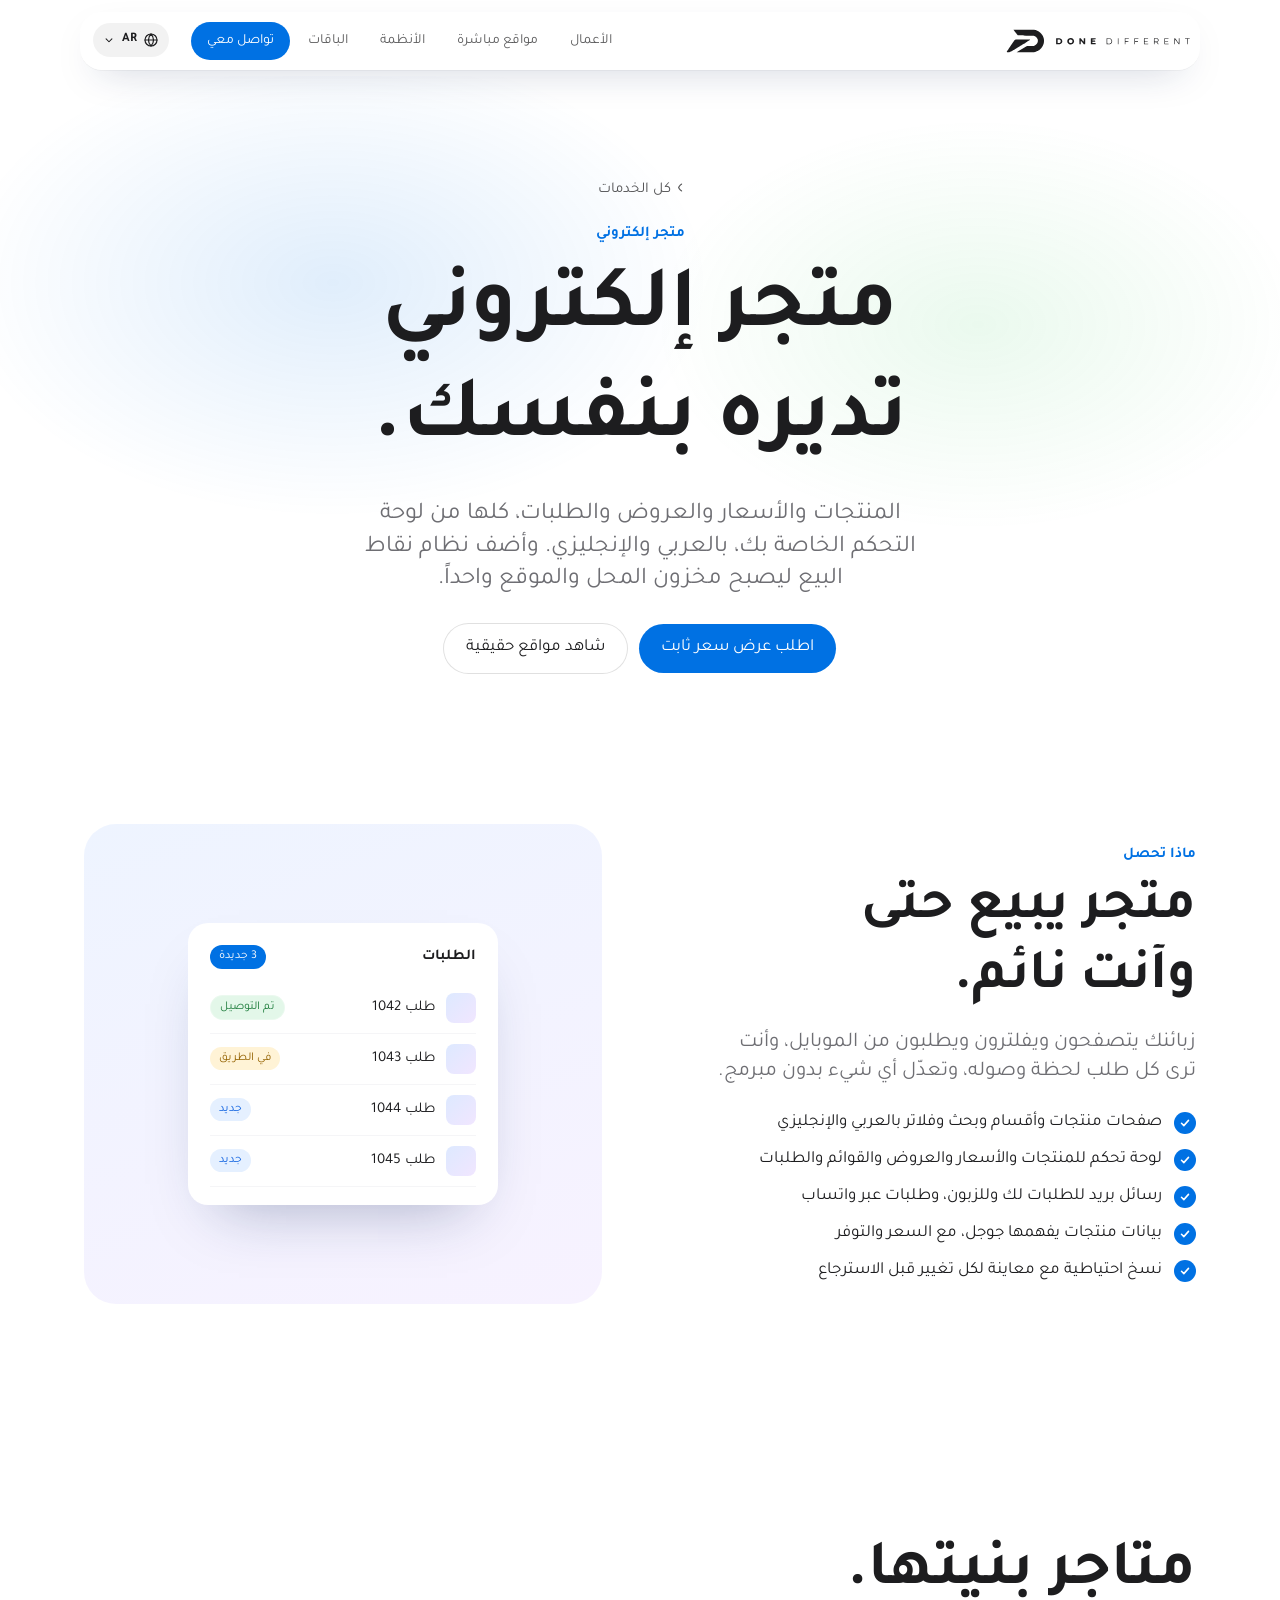
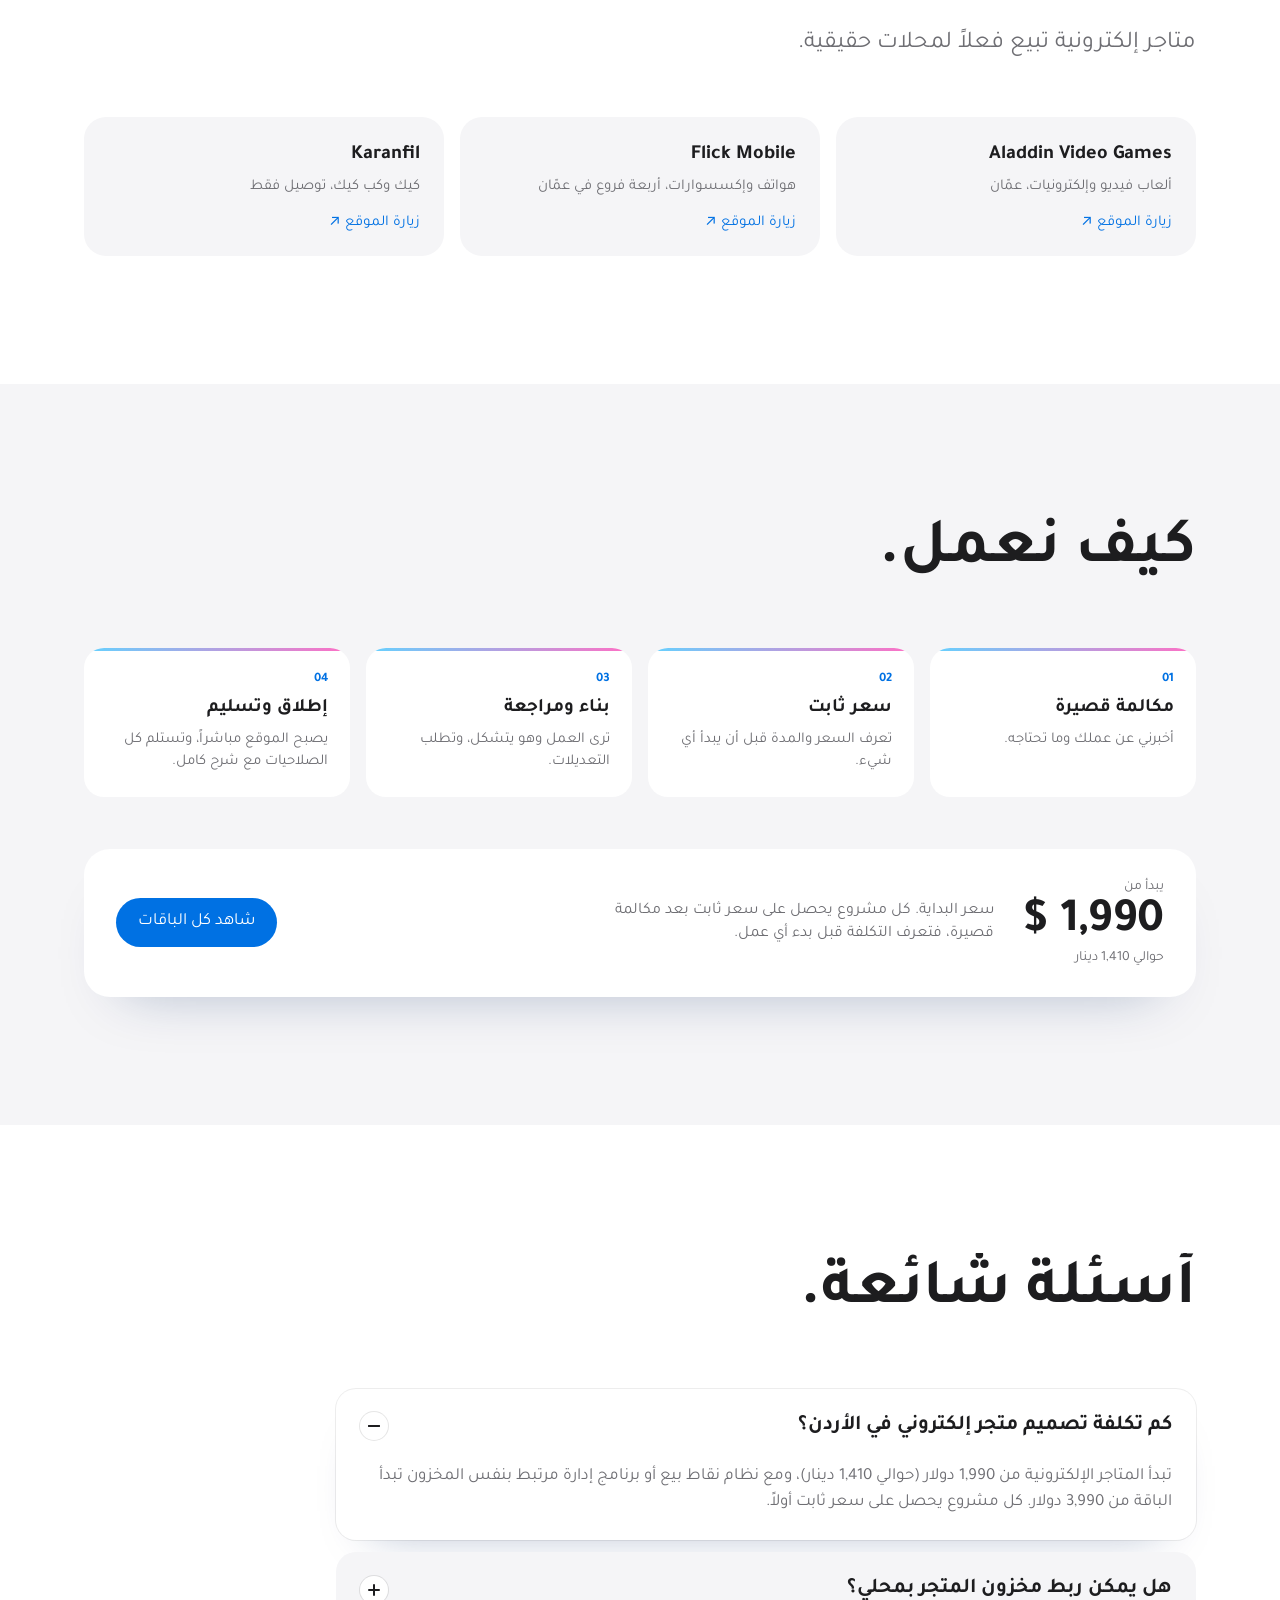
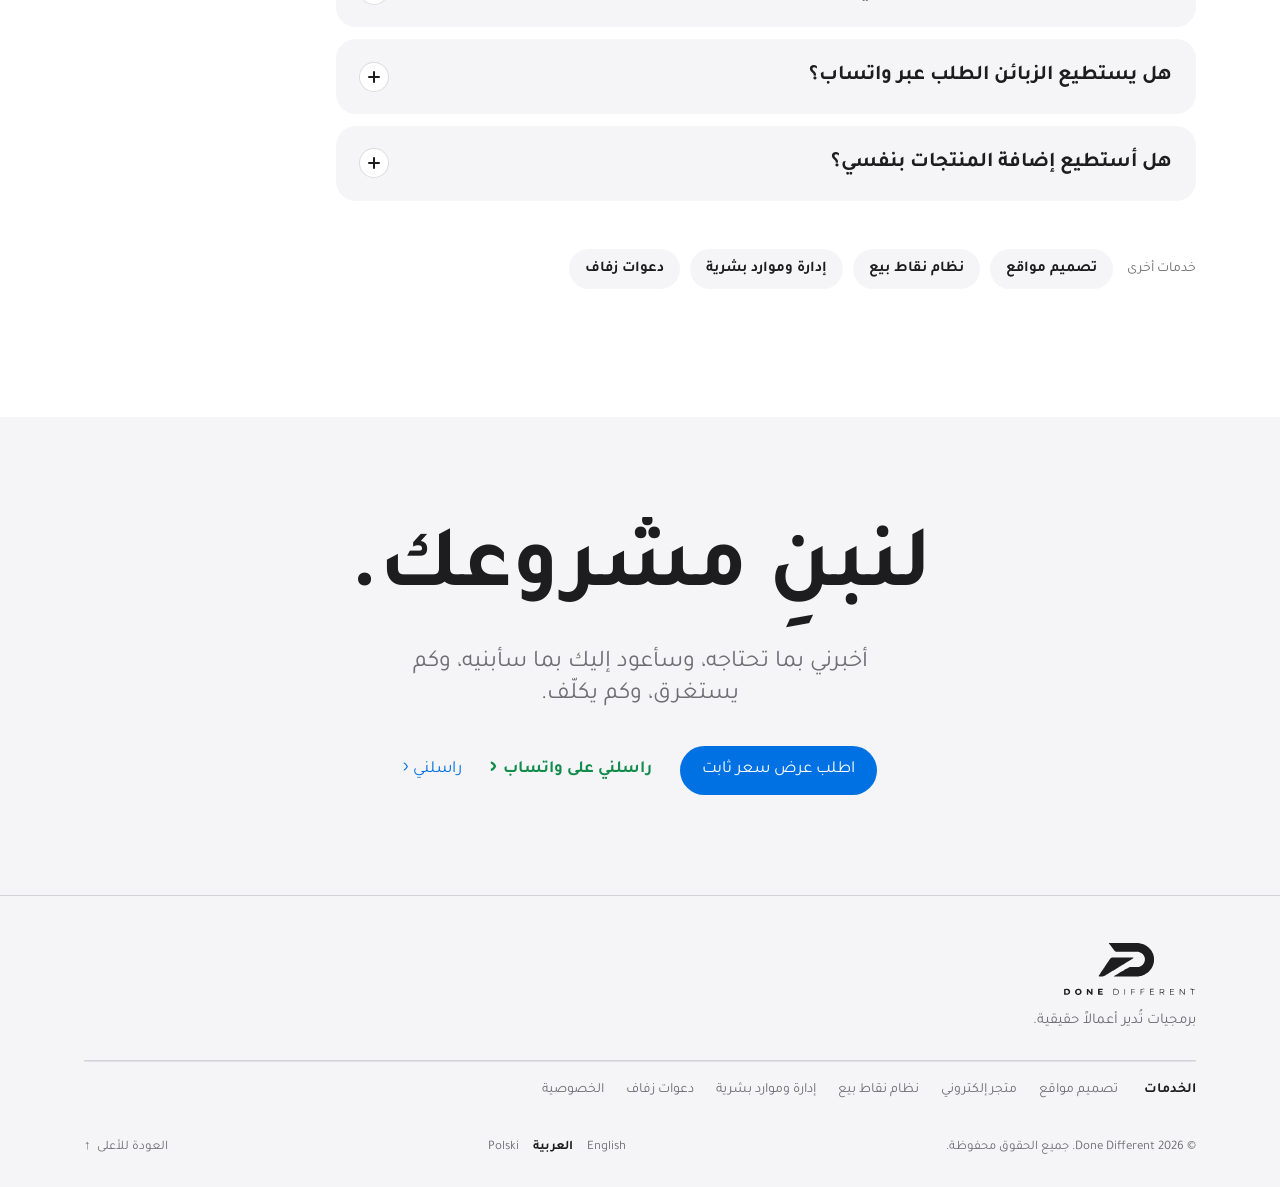
<file: ar/online-store/index.html>
<!DOCTYPE html>
<html lang="ar" dir="rtl">
<head>
<meta charset="utf-8">
<link rel="icon" href="/favicon.ico" sizes="48x48"><link rel="icon" type="image/png" sizes="96x96" href="/favicon-96.png"><link rel="icon" type="image/png" sizes="192x192" href="/favicon-192.png"><link rel="apple-touch-icon" href="/apple-touch-icon.png"><meta name="robots" content="index, follow, max-image-preview:large"><meta name="viewport" content="width=device-width, initial-scale=1">
<title>تصميم متجر إلكتروني في الأردن مع لوحة تحكم | Done Different</title>
<meta property="og:locale" content="ar_AR"><meta property="og:locale:alternate" content="en_US"><meta property="og:locale:alternate" content="pl_PL"><script type="application/ld+json">[{"@context": "https://schema.org", "@type": "Service", "name": "متجر إلكتروني", "serviceType": "متجر إلكتروني", "description": "تصميم متاجر إلكترونية في الأردن بالعربي والإنجليزي، مع لوحة تحكم للمنتجات والأسعار والعروض والطلبات، وطلبات عبر واتساب، وصفحات منتجات مهيأة لجوجل. تبدأ من 1,990 دولار.", "url": "https://systems.donedifferent.net/ar/online-store/", "areaServed": ["Jordan", "Worldwide"], "availableLanguage": ["Arabic", "English"], "provider": {"@type": "Organization", "name": "Done Different", "url": "https://systems.donedifferent.net/", "email": "info@donedifferent.net"}, "offers": {"@type": "Offer", "price": "1990", "priceCurrency": "USD", "url": "https://systems.donedifferent.net/ar/online-store/", "availability": "https://schema.org/InStock", "priceSpecification": {"@type": "PriceSpecification", "minPrice": "1990", "priceCurrency": "USD"}}}, {"@context": "https://schema.org", "@type": "FAQPage", "mainEntity": [{"@type": "Question", "name": "كم تكلفة تصميم متجر إلكتروني في الأردن؟", "acceptedAnswer": {"@type": "Answer", "text": "تبدأ المتاجر الإلكترونية من 1,990 دولار (حوالي 1,410 دينار)، ومع نظام نقاط بيع أو برنامج إدارة مرتبط بنفس المخزون تبدأ الباقة من 3,990 دولار. كل مشروع يحصل على سعر ثابت أولاً."}}, {"@type": "Question", "name": "هل يمكن ربط مخزون المتجر بمحلي؟", "acceptedAnswer": {"@type": "Answer", "text": "نعم. المتجر ونظام نقاط البيع وبرنامج الإدارة يمكن أن تعمل على قاعدة بيانات واحدة، فأي بيع في المحل يحدّث الموقع فوراً."}}, {"@type": "Question", "name": "هل يستطيع الزبائن الطلب عبر واتساب؟", "acceptedAnswer": {"@type": "Answer", "text": "نعم. تصلك الطلبات على البريد أو واتساب أو الاثنين معاً."}}, {"@type": "Question", "name": "هل أستطيع إضافة المنتجات بنفسي؟", "acceptedAnswer": {"@type": "Answer", "text": "نعم، من لوحة التحكم، مع إمكانية الاستيراد من ملف Excel."}}]}, {"@context": "https://schema.org", "@type": "BreadcrumbList", "itemListElement": [{"@type": "ListItem", "position": 1, "name": "Done Different Systems", "item": "https://systems.donedifferent.net/ar/"}, {"@type": "ListItem", "position": 2, "name": "متجر إلكتروني", "item": "https://systems.donedifferent.net/ar/online-store/"}]}]</script><link rel="alternate" hreflang="en" href="https://systems.donedifferent.net/online-stores/"><link rel="alternate" hreflang="ar" href="https://systems.donedifferent.net/ar/online-store/"><link rel="alternate" hreflang="x-default" href="https://systems.donedifferent.net/online-stores/"><link rel="canonical" href="https://systems.donedifferent.net/ar/online-store/">
<meta name="theme-color" content="#F5F5F7">
<meta property="og:type" content="website">
<meta property="og:site_name" content="Done Different Systems">
<meta property="og:url" content="https://systems.donedifferent.net/ar/online-store/">
<meta property="og:title" content="تصميم متجر إلكتروني في الأردن مع لوحة تحكم | Done Different">
<meta property="og:description" content="تصميم متاجر إلكترونية في الأردن بالعربي والإنجليزي، مع لوحة تحكم للمنتجات والأسعار والعروض والطلبات، وطلبات عبر واتساب، وصفحات منتجات مهيأة لجوجل. تبدأ من 1,990 دولار.">
<meta property="og:image" content="https://systems.donedifferent.net/og/ar-online-store.png">
<meta property="og:image:width" content="1200">
<meta property="og:image:height" content="630">
<meta property="og:image:alt" content="تصميم متجر إلكتروني في الأردن مع لوحة تحكم">
<meta name="twitter:card" content="summary_large_image">
<meta name="twitter:title" content="تصميم متجر إلكتروني في الأردن مع لوحة تحكم | Done Different">
<meta name="twitter:description" content="تصميم متاجر إلكترونية في الأردن بالعربي والإنجليزي، مع لوحة تحكم للمنتجات والأسعار والعروض والطلبات، وطلبات عبر واتساب، وصفحات منتجات مهيأة لجوجل. تبدأ من 1,990 دولار.">
<meta name="twitter:image" content="https://systems.donedifferent.net/og/ar-online-store.png">


<meta name="description" content="تصميم متاجر إلكترونية في الأردن بالعربي والإنجليزي، مع لوحة تحكم للمنتجات والأسعار والعروض والطلبات، وطلبات عبر واتساب، وصفحات منتجات مهيأة لجوجل. تبدأ من 1,990 دولار.">
<link rel="preconnect" href="https://fonts.googleapis.com">
<link rel="preconnect" href="https://fonts.gstatic.com" crossorigin>
<link href="https://fonts.googleapis.com/css2?family=Inter:wght@400;500;600;700&family=Montserrat:wght@300;700&family=Tajawal:wght@500;700&display=swap" rel="stylesheet">
<link rel="stylesheet" href="/assets/s-9dfa27e787.css">
<script>window.DD_SPY=[]</script><script>window.DD_MAIL={"url": "https://script.google.com/macros/s/AKfycbyFYFGSmdoYCowIifRj9fHhZEJKQX8gg5jzKDLyOiDbAR0hf-uWY4Wv-mmm1ukl56oY/exec"}</script><script>window.DD_T={"words": ["أعمالاً حقيقية.", "متاجر أونلاين.", "كاونتر المحل.", "المستودع.", "كل وردية.", "وحتى الألعاب."], "getin": "تواصل معي", "copied": "تم النسخ", "waPk": "مرحباً! عندي سؤال عن الباقات.", "waForm": "مرحباً! أريد الاستفسار عن مشروع.", "waDone": "مرحباً، أرسلت للتو طلباً عبر موقعكم. اسمي {n}.", "est4": "دعوة زفاف، بسعر ثابت {p}", "est5": "نقاط بيع أو برنامج إدارة، يبدأ من {p}", "est6": "متجر إلكتروني، يبدأ من {p}", "est7": "السعر بعد مكالمة قصيرة", "e4": "أضف رقمك حتى أتواصل معك على واتساب أو بالهاتف.", "e5": "أضف رمز الدولة إلى الرقم، مثل +962 أو +44.", "e6": "تحقق من رقم هاتفك من فضلك.", "est0": "اختر ما تحتاجه", "est1": "موقع إلكتروني، يبدأ من {p}", "est2": "موقع + نقاط بيع أو ERP، يبدأ من {p}", "est3": "الباقة الكاملة، تبدأ من {p}", "bUnder": "أقل من {a}", "bRange": "من {a} إلى {b}", "bOver": "أكثر من {a}", "none": "لم تختر شيئاً بعد", "send": "أرسل الطلب", "cont": "متابعة", "sending": "جارٍ الإرسال…", "e1": "اختر شيئاً واحداً على الأقل.", "e2": "أضف اسمك من فضلك.", "e3": "تحقق من بريدك الإلكتروني من فضلك.", "thanks": "شكراً {n}، وصلني طلبك.", "autosub": "وصلنا طلبك يا {n}", "press": "مرّر للبدء", "sfx_l": "أصوات القائمة", "on": "تشغيل", "off": "إيقاف", "sfx": "تشغيل أو إيقاف أصوات القائمة", "recap": "ما أرسلته", "budgetL": "الميزانية", "noreply": "سأرد عليك على البريد الذي كتبته.", "copied2": "تم النسخ. الصقه في أي رسالة إلى info@donedifferent.net", "copy": "رسالة تأكيد في طريقها إلى بريدك.", "mail": "يُفترض أن يكون تطبيق البريد قد فُتح وكل شيء معبّأ. فقط اضغط إرسال.", "auto": "شكراً لتواصلك مع Done Different. وصلني طلبك وسأقرأه بنفسي، وسأرد عليك قريباً ببعض الأسئلة وموعد لمكالمة قصيرة. زياد عيسى"}</script></head>
<body><svg width="0" height="0" style="position:absolute" aria-hidden="true"><defs><symbol id="dd-mark" viewBox="0 0 960 595"><path fill="currentColor" fill-rule="evenodd" d="M26.8 575.8C24.7 574.7 21.8 572.4 20.4 570.7C16.4 565.9 17.4 562.1 25.9 550.2C29.8 544.7 34.9 537.3 37.3 533.8C39.7 530.3 43.6 524.8 45.9 521.5C48.2 518.2 52.9 511.2 56.3 506.0C59.7 500.8 65.7 491.8 69.7 486.0C73.6 480.2 83.1 466.3 90.6 455.0C98.2 443.7 109.8 426.6 116.5 417.0C128.0 400.6 158.4 355.8 188.7 310.6C215.7 270.6 219.7 266.8 243.5 259.8L251.5 257.5L420.0 257.5C512.7 257.5 589.7 257.8 591.2 258.3C594.6 259.2 599.4 266.1 598.6 268.8C597.7 271.4 596.1 272.5 562.0 293.0C545.2 303.1 527.7 313.9 523.0 317.0C518.3 320.1 513.8 322.9 513.0 323.3C511.2 324.2 509.0 325.6 503.3 329.3C500.9 330.8 498.8 332.0 498.6 332.0C498.3 332.0 496.4 333.2 494.3 334.6C492.2 336.0 489.6 337.6 488.5 338.1C487.4 338.6 483.1 341.2 479.0 344.0C472.8 348.1 447.4 363.9 441.2 367.5C439.0 368.9 432.0 373.2 429.5 374.8C428.4 375.4 426.6 376.5 425.5 377.0C424.4 377.6 422.1 378.9 420.5 379.9C418.9 381.0 415.7 382.8 413.6 384.0C411.5 385.2 406.7 388.0 403.1 390.4C399.5 392.7 393.6 396.4 390.0 398.5C386.4 400.6 381.0 404.1 377.9 406.2C374.8 408.3 372.0 410.0 371.6 410.0C371.2 410.0 366.8 412.6 361.7 415.8C356.6 419.0 344.2 426.6 334.0 432.7C312.4 445.6 287.1 460.9 271.5 470.5C265.4 474.2 256.7 479.6 252.0 482.4C247.3 485.3 238.3 490.9 232.0 494.9C217.7 503.9 194.2 518.4 187.5 522.2C175.8 529.0 173.2 530.5 167.5 534.1C164.2 536.2 156.2 541.2 149.7 545.2C143.2 549.2 136.7 553.3 135.2 554.2C117.7 565.2 96.8 573.6 80.1 576.4C65.2 578.9 31.8 578.6 26.8 575.8ZM267.9 577.1C266.6 576.7 270.8 572.0 272.5 572.0C273.2 572.0 275.5 570.7 277.6 569.2C279.7 567.6 304.7 552.5 333.0 535.5C361.3 518.6 394.6 498.5 407.0 491.0C419.4 483.5 436.9 472.9 446.0 467.5C455.1 462.1 465.4 455.8 469.0 453.5C489.1 440.5 511.5 428.5 522.9 424.5C538.0 419.2 541.9 419.0 610.3 419.0C680.7 419.0 683.3 418.8 701.5 412.8C730.7 403.0 753.1 385.9 769.4 360.8C790.3 328.7 795.6 294.0 785.5 256.5C779.8 235.8 764.0 211.1 747.0 196.2C730.9 182.2 706.5 170.6 685.0 166.7C681.6 166.1 611.6 165.5 498.5 165.1C297.0 164.4 315.3 165.1 300.4 157.8C288.9 152.2 285.5 148.3 237.0 86.1C229.0 75.8 219.7 64.1 216.3 60.0C201.6 42.2 186.0 21.9 186.0 20.6C186.0 19.8 186.8 18.9 187.8 18.6C191.9 17.5 682.5 18.7 693.0 19.9C751.7 26.6 802.1 49.2 851.1 90.7C864.3 101.9 888.3 129.8 899.5 147.0C906.7 158.0 923.3 191.1 926.8 201.5C939.5 238.4 942.5 256.2 942.5 294.0C942.5 339.9 935.8 369.8 916.7 408.5C894.7 453.2 865.7 488.5 826.5 518.1C820.7 522.5 805.2 533.0 804.5 533.0C804.3 533.0 799.8 535.6 794.3 538.8C788.9 542.0 782.0 545.8 779.0 547.2C776.0 548.6 770.0 551.4 765.7 553.4C761.5 555.4 757.4 557.0 756.7 557.0C756.0 557.0 754.9 557.5 754.3 558.1C753.7 558.7 751.7 559.5 749.9 560.0C748.0 560.5 744.0 561.8 741.0 562.9C736.0 564.8 732.5 565.8 714.0 570.5C702.9 573.3 692.2 575.0 678.5 576.0C665.6 577.0 270.8 578.1 267.9 577.1Z"/></symbol><symbol id="dd-word" viewBox="0 0 2221 139"><path fill="currentColor" fill-rule="evenodd" d="M244.5 120.9C229.4 118.5 212.2 106.2 206.0 93.5C195.6 71.9 201.6 44.1 219.6 30.2C230.9 21.5 244.1 17.6 259.6 18.2C293.5 19.6 315.5 44.4 311.7 76.9C308.3 106.0 277.4 126.2 244.5 120.9ZM19.6 118.5C18.3 117.1 18.1 110.8 18.3 68.7L18.5 20.5L42.5 19.9C80.1 19.0 88.3 20.6 102.6 31.8C116.1 42.4 122.1 62.1 117.9 82.2C114.2 99.8 97.6 114.5 77.1 118.4C65.2 120.7 21.8 120.7 19.6 118.5ZM400.2 119.2C398.9 118.3 398.2 23.1 399.5 21.0C399.8 20.4 404.7 20.0 410.5 20.0L420.9 20.0L424.7 24.7C429.1 30.3 437.5 40.3 443.6 47.5C450.5 55.7 455.6 62.1 461.7 70.2C464.9 74.5 468.1 77.9 468.7 78.0C469.7 78.0 470.0 71.3 470.2 49.2L470.5 20.5L479.8 19.6C486.3 19.0 489.8 19.1 491.5 19.8L494.0 21.0L494.0 69.3C494.0 105.5 493.7 117.9 492.8 118.8C492.0 119.6 488.2 120.0 482.2 120.0C473.2 120.0 472.7 119.9 470.5 117.2C469.2 115.7 462.4 107.3 455.4 98.5C448.4 89.7 441.3 80.9 439.6 78.9C437.9 76.9 433.6 71.8 430.1 67.6C426.6 63.4 423.3 60.3 422.9 60.7C422.4 61.2 421.9 74.6 421.8 90.5L421.5 119.5L411.5 119.8C406.0 119.9 400.9 119.6 400.2 119.2ZM587.1 118.6C585.7 117.0 585.7 23.1 587.0 21.0C588.1 19.3 661.7 19.5 663.8 21.2C665.2 22.4 665.3 37.0 663.9 38.4C663.6 38.7 652.1 39.1 638.3 39.2C624.4 39.4 612.9 39.8 612.5 40.1C611.5 41.2 611.2 56.5 612.2 57.8C613.0 58.7 618.7 59.0 634.4 59.0C649.6 59.0 655.9 59.3 656.8 60.2C658.0 61.4 658.5 73.6 657.4 76.4C656.9 77.8 654.0 78.0 635.1 78.0C619.6 78.0 613.1 78.3 612.2 79.2C610.6 80.8 610.6 97.6 612.1 98.6C612.8 99.0 624.5 99.2 638.3 99.2C654.9 99.1 663.8 99.5 664.7 100.2C666.3 101.5 666.5 115.2 665.0 118.1C664.0 119.9 662.5 120.0 626.1 120.0C594.6 120.0 588.0 119.8 587.1 118.6ZM844.7 119.3C844.3 119.0 844.0 96.7 844.0 69.9C844.0 24.4 844.1 21.0 845.8 20.2C848.5 18.8 884.6 18.7 893.0 20.1C911.9 23.0 927.5 37.0 933.2 56.0C934.9 61.9 934.7 77.1 932.7 84.1C928.1 100.8 913.6 114.2 895.5 118.5C889.3 120.0 846.0 120.7 844.7 119.3ZM1028.5 118.8C1028.2 118.1 1028.1 95.7 1028.2 69.0L1028.5 20.5L1032.4 20.2C1034.8 20.0 1036.6 20.4 1037.1 21.2C1038.1 22.7 1038.3 116.0 1037.4 118.4C1036.6 120.4 1029.2 120.6 1028.5 118.8ZM1142.6 119.2C1142.0 118.2 1141.7 21.0 1142.3 20.4C1142.5 20.2 1156.7 20.0 1173.9 20.0C1206.2 19.9 1208.0 20.1 1208.0 24.0C1208.0 28.5 1206.0 28.8 1178.5 29.0C1164.2 29.0 1152.2 29.4 1151.7 29.9C1151.3 30.3 1151.1 38.7 1151.2 48.6L1151.5 66.5L1175.4 66.8C1201.4 67.1 1202.3 67.3 1201.8 72.4L1201.5 75.5L1177.6 75.8C1162.2 75.9 1153.2 76.4 1152.4 77.1C1151.4 77.9 1151.0 83.3 1150.8 98.9L1150.5 119.5L1146.8 119.8C1144.8 120.0 1142.9 119.7 1142.6 119.2ZM1299.1 118.6C1298.3 117.7 1298.1 103.8 1298.2 68.9L1298.5 20.5L1329.0 20.0C1345.8 19.7 1360.5 19.8 1361.8 20.2C1364.3 21.0 1365.0 26.2 1362.8 27.7C1362.1 28.1 1349.6 28.7 1335.0 29.0L1308.5 29.5L1308.5 48.0L1308.5 66.5L1332.8 66.8L1357.1 67.0L1358.2 69.6C1360.8 75.2 1359.8 75.4 1332.9 76.0L1308.5 76.5L1307.9 98.0C1307.6 109.8 1307.3 119.6 1307.2 119.8C1306.5 120.6 1300.0 119.8 1299.1 118.6ZM1455.7 119.3C1454.7 118.4 1454.8 21.2 1455.8 20.7C1456.4 20.2 1515.8 19.5 1520.2 19.9C1522.4 20.0 1523.5 24.2 1522.0 26.9C1520.9 29.0 1520.4 29.1 1493.8 29.0C1478.9 28.9 1466.3 29.3 1465.8 29.8C1465.3 30.3 1465.1 38.0 1465.2 47.1L1465.5 63.5L1490.4 64.0L1515.3 64.5L1516.3 67.3C1518.1 72.8 1517.2 73.0 1491.0 73.0C1472.0 73.0 1467.0 73.3 1466.1 74.4C1465.3 75.3 1465.0 81.2 1465.2 93.1L1465.5 110.5L1493.9 110.8C1512.8 110.9 1522.8 111.4 1523.7 112.1C1525.3 113.5 1525.4 117.2 1523.8 118.8C1522.5 120.1 1456.9 120.6 1455.7 119.3ZM1618.5 118.8C1618.2 118.1 1618.1 95.7 1618.2 69.0L1618.5 20.5L1645.0 20.5C1674.8 20.5 1675.1 20.6 1684.1 28.7C1691.5 35.4 1694.0 41.1 1694.0 51.6C1694.0 59.8 1693.7 61.3 1690.9 66.9C1687.7 73.4 1680.1 80.2 1674.6 81.6C1673.2 81.9 1672.0 82.7 1672.0 83.2C1672.0 84.7 1680.5 97.8 1687.8 107.5C1695.5 117.9 1695.8 120.0 1689.6 120.0C1684.7 120.0 1683.9 119.3 1675.5 106.5C1669.6 97.7 1661.2 86.2 1659.9 85.4C1659.1 84.9 1636.4 84.6 1628.8 85.0C1628.4 85.0 1627.9 92.8 1627.8 102.2L1627.5 119.5L1623.2 119.8C1620.4 120.0 1618.8 119.7 1618.5 118.8ZM1790.1 118.6C1789.3 117.7 1789.1 103.8 1789.2 68.9L1789.5 20.5L1822.7 20.2C1854.4 20.0 1855.9 20.1 1856.5 21.9C1856.8 22.9 1856.6 24.9 1856.0 26.4L1855.0 29.1L1828.0 29.0C1813.2 28.9 1800.6 29.2 1800.0 29.5C1798.6 30.3 1798.7 62.7 1800.0 63.5C1800.6 63.9 1812.0 64.2 1825.3 64.3L1849.5 64.5L1849.5 68.5L1849.5 72.5L1825.0 72.8C1807.0 73.0 1800.4 73.4 1799.8 74.3C1798.9 75.7 1798.7 107.1 1799.6 109.4C1800.1 110.8 1803.6 111.0 1827.9 111.0C1857.0 111.0 1858.0 111.1 1858.0 115.5C1858.0 119.9 1857.2 120.0 1823.4 120.0C1797.5 120.0 1791.0 119.7 1790.1 118.6ZM1953.0 118.1C1951.5 115.1 1951.6 22.8 1953.2 21.2C1954.8 19.6 1960.2 19.7 1962.2 21.2C1963.0 21.9 1969.3 29.7 1976.1 38.5C1982.8 47.3 1991.6 58.5 1995.5 63.5C1999.4 68.5 2003.7 74.1 2005.0 76.0C2006.3 77.9 2009.4 81.9 2011.7 84.8C2014.0 87.6 2017.5 92.5 2019.5 95.5C2021.4 98.5 2023.4 101.0 2024.0 101.0C2024.7 101.0 2025.0 87.3 2025.0 61.0L2025.0 21.0L2027.6 20.0C2029.4 19.3 2031.0 19.3 2032.8 20.3L2035.5 21.5L2035.6 69.3C2035.8 121.7 2035.9 120.0 2029.8 120.0C2027.8 120.0 2026.1 119.1 2024.5 117.2C2020.7 112.8 2006.0 93.9 1990.5 73.5C1969.5 45.8 1964.5 39.5 1963.5 39.5C1962.9 39.5 1962.4 55.6 1962.2 78.5C1962.0 100.0 1961.7 118.1 1961.5 118.8C1960.8 120.8 1954.2 120.3 1953.0 118.1ZM2160.2 118.8C2159.3 117.9 2159.0 106.5 2159.0 73.9C2159.0 40.0 2158.7 29.9 2157.8 29.3C2157.1 28.9 2150.1 28.7 2142.2 28.9C2132.0 29.1 2127.5 28.8 2126.5 28.0C2124.7 26.5 2124.5 21.6 2126.2 20.4C2126.9 19.9 2144.6 19.7 2165.5 20.0L2203.5 20.5L2203.8 24.2C2204.2 28.9 2204.1 28.9 2184.5 29.3L2169.5 29.5L2169.2 73.4C2169.1 103.8 2168.6 117.7 2167.9 118.7C2166.5 120.3 2161.8 120.4 2160.2 118.8ZM893.4 108.5C909.4 104.7 919.6 94.5 922.9 79.2C927.1 59.5 918.7 40.8 902.2 32.9L895.5 29.6L875.6 29.2C861.5 28.9 855.6 29.1 855.1 29.9C854.2 31.3 853.7 105.5 854.5 108.1C855.1 109.9 856.3 110.0 871.3 110.0C881.6 109.9 889.6 109.4 893.4 108.5ZM269.6 97.1C286.8 89.6 291.8 64.3 279.0 48.8C271.4 39.6 254.5 36.5 243.0 42.2C226.0 50.6 221.6 76.6 234.8 91.2C242.5 99.8 257.5 102.3 269.6 97.1ZM75.3 97.3C90.3 91.9 96.9 76.3 92.0 57.9C90.1 50.8 84.2 45.0 75.8 41.9C70.4 39.9 46.5 38.4 44.2 39.8C43.2 40.5 42.9 46.7 43.0 69.0C43.0 84.5 43.3 97.7 43.6 98.1C44.6 99.8 70.1 99.1 75.3 97.3ZM1670.1 73.1C1687.5 65.4 1689.0 40.4 1672.7 31.8C1668.9 29.8 1666.5 29.5 1649.0 29.0C1638.3 28.7 1629.2 28.6 1628.8 28.8C1628.3 29.0 1628.0 39.4 1628.0 52.1L1628.0 75.0L1646.9 75.0C1663.4 75.0 1666.3 74.8 1670.1 73.1Z"/></symbol><symbol id="dd-full" viewBox="0 0 2221 903"><path fill="currentColor" fill-rule="evenodd" d="M244.5 884.9C229.4 882.5 212.2 870.2 206.0 857.5C195.6 835.9 201.6 808.1 219.6 794.2C230.9 785.5 244.1 781.6 259.6 782.2C293.5 783.6 315.5 808.4 311.7 840.9C308.3 870.0 277.4 890.2 244.5 884.9ZM19.6 882.5C18.3 881.1 18.1 874.8 18.3 832.7L18.5 784.5L42.5 783.9C80.1 783.0 88.3 784.6 102.6 795.8C116.1 806.4 122.1 826.1 117.9 846.2C114.2 863.8 97.6 878.5 77.1 882.4C65.2 884.7 21.8 884.7 19.6 882.5ZM400.2 883.2C398.9 882.3 398.2 787.1 399.5 785.0C399.8 784.4 404.7 784.0 410.5 784.0L420.9 784.0L424.7 788.7C429.1 794.3 437.5 804.3 443.6 811.5C450.5 819.7 455.6 826.1 461.7 834.2C464.9 838.5 468.1 841.9 468.7 842.0C469.7 842.0 470.0 835.3 470.2 813.2L470.5 784.5L479.8 783.6C486.3 783.0 489.8 783.1 491.5 783.8L494.0 785.0L494.0 833.3C494.0 869.5 493.7 881.9 492.8 882.8C492.0 883.6 488.2 884.0 482.2 884.0C473.2 884.0 472.7 883.9 470.5 881.2C469.2 879.7 462.4 871.3 455.4 862.5C448.4 853.7 441.3 844.9 439.6 842.9C437.9 840.9 433.6 835.8 430.1 831.6C426.6 827.4 423.3 824.3 422.9 824.7C422.4 825.2 421.9 838.6 421.8 854.5L421.5 883.5L411.5 883.8C406.0 883.9 400.9 883.6 400.2 883.2ZM587.1 882.6C585.7 881.0 585.7 787.1 587.0 785.0C588.1 783.3 661.7 783.5 663.8 785.2C665.2 786.4 665.3 801.0 663.9 802.4C663.6 802.7 652.1 803.1 638.3 803.2C624.4 803.4 612.9 803.8 612.5 804.1C611.5 805.2 611.2 820.5 612.2 821.8C613.0 822.7 618.7 823.0 634.4 823.0C649.6 823.0 655.9 823.3 656.8 824.2C658.0 825.4 658.5 837.6 657.4 840.4C656.9 841.8 654.0 842.0 635.1 842.0C619.6 842.0 613.1 842.3 612.2 843.2C610.6 844.8 610.6 861.6 612.1 862.6C612.8 863.0 624.5 863.2 638.3 863.2C654.9 863.1 663.8 863.5 664.7 864.2C666.3 865.5 666.5 879.2 665.0 882.1C664.0 883.9 662.5 884.0 626.1 884.0C594.6 884.0 588.0 883.8 587.1 882.6ZM844.7 883.3C844.3 883.0 844.0 860.7 844.0 833.9C844.0 788.4 844.1 785.0 845.8 784.2C848.5 782.8 884.6 782.7 893.0 784.1C911.9 787.0 927.5 801.0 933.2 820.0C934.9 825.9 934.7 841.1 932.7 848.1C928.1 864.8 913.6 878.2 895.5 882.5C889.3 884.0 846.0 884.7 844.7 883.3ZM1028.5 882.8C1028.2 882.1 1028.1 859.7 1028.2 833.0L1028.5 784.5L1032.4 784.2C1034.8 784.0 1036.6 784.4 1037.1 785.2C1038.1 786.7 1038.3 880.0 1037.4 882.4C1036.6 884.4 1029.2 884.6 1028.5 882.8ZM1142.6 883.2C1142.0 882.2 1141.7 785.0 1142.3 784.4C1142.5 784.2 1156.7 784.0 1173.9 784.0C1206.2 783.9 1208.0 784.1 1208.0 788.0C1208.0 792.5 1206.0 792.8 1178.5 793.0C1164.2 793.0 1152.2 793.4 1151.7 793.9C1151.3 794.3 1151.1 802.7 1151.2 812.6L1151.5 830.5L1175.4 830.8C1201.4 831.1 1202.3 831.3 1201.8 836.4L1201.5 839.5L1177.6 839.8C1162.2 839.9 1153.2 840.4 1152.4 841.1C1151.4 841.9 1151.0 847.3 1150.8 862.9L1150.5 883.5L1146.8 883.8C1144.8 884.0 1142.9 883.7 1142.6 883.2ZM1299.1 882.6C1298.3 881.7 1298.1 867.8 1298.2 832.9L1298.5 784.5L1329.0 784.0C1345.8 783.7 1360.5 783.8 1361.8 784.2C1364.3 785.0 1365.0 790.2 1362.8 791.7C1362.1 792.1 1349.6 792.7 1335.0 793.0L1308.5 793.5L1308.5 812.0L1308.5 830.5L1332.8 830.8L1357.1 831.0L1358.2 833.6C1360.8 839.2 1359.8 839.4 1332.9 840.0L1308.5 840.5L1307.9 862.0C1307.6 873.8 1307.3 883.6 1307.2 883.8C1306.5 884.6 1300.0 883.8 1299.1 882.6ZM1455.7 883.3C1454.7 882.4 1454.8 785.2 1455.8 784.7C1456.4 784.2 1515.8 783.5 1520.2 783.9C1522.4 784.0 1523.5 788.2 1522.0 790.9C1520.9 793.0 1520.4 793.1 1493.8 793.0C1478.9 792.9 1466.3 793.3 1465.8 793.8C1465.3 794.3 1465.1 802.0 1465.2 811.1L1465.5 827.5L1490.4 828.0L1515.3 828.5L1516.3 831.3C1518.1 836.8 1517.2 837.0 1491.0 837.0C1472.0 837.0 1467.0 837.3 1466.1 838.4C1465.3 839.3 1465.0 845.2 1465.2 857.1L1465.5 874.5L1493.9 874.8C1512.8 874.9 1522.8 875.4 1523.7 876.1C1525.3 877.5 1525.4 881.2 1523.8 882.8C1522.5 884.1 1456.9 884.6 1455.7 883.3ZM1618.5 882.8C1618.2 882.1 1618.1 859.7 1618.2 833.0L1618.5 784.5L1645.0 784.5C1674.8 784.5 1675.1 784.6 1684.1 792.7C1691.5 799.4 1694.0 805.1 1694.0 815.6C1694.0 823.8 1693.7 825.3 1690.9 830.9C1687.7 837.4 1680.1 844.2 1674.6 845.6C1673.2 845.9 1672.0 846.7 1672.0 847.2C1672.0 848.7 1680.5 861.8 1687.8 871.5C1695.5 881.9 1695.8 884.0 1689.6 884.0C1684.7 884.0 1683.9 883.3 1675.5 870.5C1669.6 861.7 1661.2 850.2 1659.9 849.4C1659.1 848.9 1636.4 848.6 1628.8 849.0C1628.4 849.0 1627.9 856.8 1627.8 866.2L1627.5 883.5L1623.2 883.8C1620.4 884.0 1618.8 883.7 1618.5 882.8ZM1790.1 882.6C1789.3 881.7 1789.1 867.8 1789.2 832.9L1789.5 784.5L1822.7 784.2C1854.4 784.0 1855.9 784.1 1856.5 785.9C1856.8 786.9 1856.6 788.9 1856.0 790.4L1855.0 793.1L1828.0 793.0C1813.2 792.9 1800.6 793.2 1800.0 793.5C1798.6 794.3 1798.7 826.7 1800.0 827.5C1800.6 827.9 1812.0 828.2 1825.3 828.3L1849.5 828.5L1849.5 832.5L1849.5 836.5L1825.0 836.8C1807.0 837.0 1800.4 837.4 1799.8 838.3C1798.9 839.7 1798.7 871.1 1799.6 873.4C1800.1 874.8 1803.6 875.0 1827.9 875.0C1857.0 875.0 1858.0 875.1 1858.0 879.5C1858.0 883.9 1857.2 884.0 1823.4 884.0C1797.5 884.0 1791.0 883.7 1790.1 882.6ZM1953.0 882.1C1951.5 879.1 1951.6 786.8 1953.2 785.2C1954.8 783.6 1960.2 783.7 1962.2 785.2C1963.0 785.9 1969.3 793.7 1976.1 802.5C1982.8 811.3 1991.6 822.5 1995.5 827.5C1999.4 832.5 2003.7 838.1 2005.0 840.0C2006.3 841.9 2009.4 845.9 2011.7 848.8C2014.0 851.6 2017.5 856.5 2019.5 859.5C2021.4 862.5 2023.4 865.0 2024.0 865.0C2024.7 865.0 2025.0 851.3 2025.0 825.0L2025.0 785.0L2027.6 784.0C2029.4 783.3 2031.0 783.3 2032.8 784.3L2035.5 785.5L2035.6 833.3C2035.8 885.7 2035.9 884.0 2029.8 884.0C2027.8 884.0 2026.1 883.1 2024.5 881.2C2020.7 876.8 2006.0 857.9 1990.5 837.5C1969.5 809.8 1964.5 803.5 1963.5 803.5C1962.9 803.5 1962.4 819.6 1962.2 842.5C1962.0 864.0 1961.7 882.1 1961.5 882.8C1960.8 884.8 1954.2 884.3 1953.0 882.1ZM2160.2 882.8C2159.3 881.9 2159.0 870.5 2159.0 837.9C2159.0 804.0 2158.7 793.9 2157.8 793.3C2157.1 792.9 2150.1 792.7 2142.2 792.9C2132.0 793.1 2127.5 792.8 2126.5 792.0C2124.7 790.5 2124.5 785.6 2126.2 784.4C2126.9 783.9 2144.6 783.7 2165.5 784.0L2203.5 784.5L2203.8 788.2C2204.2 792.9 2204.1 792.9 2184.5 793.3L2169.5 793.5L2169.2 837.4C2169.1 867.8 2168.6 881.7 2167.9 882.7C2166.5 884.3 2161.8 884.4 2160.2 882.8ZM893.4 872.5C909.4 868.7 919.6 858.5 922.9 843.2C927.1 823.5 918.7 804.8 902.2 796.9L895.5 793.6L875.6 793.2C861.5 792.9 855.6 793.1 855.1 793.9C854.2 795.3 853.7 869.5 854.5 872.1C855.1 873.9 856.3 874.0 871.3 874.0C881.6 873.9 889.6 873.4 893.4 872.5ZM269.6 861.1C286.8 853.6 291.8 828.3 279.0 812.8C271.4 803.6 254.5 800.5 243.0 806.2C226.0 814.6 221.6 840.6 234.8 855.2C242.5 863.8 257.5 866.3 269.6 861.1ZM75.3 861.3C90.3 855.9 96.9 840.3 92.0 821.9C90.1 814.8 84.2 809.0 75.8 805.9C70.4 803.9 46.5 802.4 44.2 803.8C43.2 804.5 42.9 810.7 43.0 833.0C43.0 848.5 43.3 861.7 43.6 862.1C44.6 863.8 70.1 863.1 75.3 861.3ZM1670.1 837.1C1687.5 829.4 1689.0 804.4 1672.7 795.8C1668.9 793.8 1666.5 793.5 1649.0 793.0C1638.3 792.7 1629.2 792.6 1628.8 792.8C1628.3 793.0 1628.0 803.4 1628.0 816.1L1628.0 839.0L1646.9 839.0C1663.4 839.0 1666.3 838.8 1670.1 837.1ZM606.8 575.8C604.7 574.7 601.8 572.4 600.4 570.7C596.4 565.9 597.4 562.1 605.9 550.2C609.8 544.7 614.9 537.3 617.3 533.8C619.7 530.3 623.6 524.8 625.9 521.5C628.2 518.2 632.9 511.2 636.3 506.0C639.7 500.8 645.7 491.8 649.7 486.0C653.6 480.2 663.1 466.3 670.6 455.0C678.2 443.7 689.8 426.6 696.5 417.0C708.0 400.6 738.4 355.8 768.7 310.6C795.7 270.6 799.7 266.8 823.5 259.8L831.5 257.5L1000.0 257.5C1092.7 257.5 1169.7 257.8 1171.2 258.3C1174.6 259.2 1179.4 266.1 1178.6 268.8C1177.7 271.4 1176.1 272.5 1142.0 293.0C1125.2 303.1 1107.7 313.9 1103.0 317.0C1098.3 320.1 1093.8 322.9 1093.0 323.3C1091.2 324.2 1089.0 325.6 1083.3 329.3C1080.9 330.8 1078.8 332.0 1078.6 332.0C1078.3 332.0 1076.4 333.2 1074.3 334.6C1072.2 336.0 1069.6 337.6 1068.5 338.1C1067.4 338.6 1063.1 341.2 1059.0 344.0C1052.8 348.1 1027.4 363.9 1021.2 367.5C1019.0 368.9 1012.0 373.2 1009.5 374.8C1008.4 375.4 1006.6 376.5 1005.5 377.0C1004.4 377.6 1002.1 378.9 1000.5 379.9C998.9 381.0 995.7 382.8 993.6 384.0C991.5 385.2 986.7 388.0 983.1 390.4C979.5 392.7 973.6 396.4 970.0 398.5C966.4 400.6 961.0 404.1 957.9 406.2C954.8 408.3 952.0 410.0 951.6 410.0C951.2 410.0 946.8 412.6 941.7 415.8C936.6 419.0 924.2 426.6 914.0 432.7C892.4 445.6 867.1 460.9 851.5 470.5C845.5 474.2 836.7 479.6 832.0 482.4C827.3 485.3 818.3 490.9 812.0 494.9C797.7 503.9 774.2 518.4 767.5 522.2C755.8 529.0 753.2 530.5 747.5 534.1C744.2 536.2 736.2 541.2 729.7 545.2C723.2 549.2 716.7 553.3 715.2 554.2C697.7 565.2 676.8 573.6 660.1 576.4C645.2 578.9 611.8 578.6 606.8 575.8ZM847.9 577.1C846.6 576.7 850.8 572.0 852.5 572.0C853.2 572.0 855.5 570.7 857.6 569.2C859.7 567.6 884.7 552.5 913.0 535.5C941.3 518.6 974.6 498.5 987.0 491.0C999.4 483.5 1016.9 472.9 1026.0 467.5C1035.1 462.1 1045.4 455.8 1049.0 453.5C1069.1 440.5 1091.5 428.5 1102.9 424.5C1118.0 419.2 1121.9 419.0 1190.3 419.0C1260.7 419.0 1263.3 418.8 1281.5 412.8C1310.7 403.0 1333.1 385.9 1349.4 360.8C1370.3 328.7 1375.6 294.0 1365.5 256.5C1359.8 235.8 1344.0 211.1 1327.0 196.2C1310.9 182.2 1286.5 170.6 1265.0 166.7C1261.6 166.1 1191.6 165.5 1078.5 165.1C877.0 164.4 895.3 165.1 880.4 157.8C868.9 152.2 865.5 148.3 817.0 86.1C809.0 75.8 799.7 64.1 796.3 60.0C781.6 42.2 766.0 21.9 766.0 20.6C766.0 19.8 766.8 18.9 767.8 18.6C771.9 17.5 1262.5 18.7 1273.0 19.9C1331.7 26.6 1382.1 49.2 1431.1 90.7C1444.3 101.9 1468.3 129.8 1479.5 147.0C1486.7 158.0 1503.3 191.1 1506.8 201.5C1519.5 238.4 1522.5 256.2 1522.5 294.0C1522.5 339.9 1515.8 369.8 1496.7 408.5C1474.7 453.2 1445.7 488.5 1406.5 518.1C1400.7 522.5 1385.2 533.0 1384.5 533.0C1384.3 533.0 1379.8 535.6 1374.3 538.8C1368.9 542.0 1362.0 545.8 1359.0 547.2C1356.0 548.6 1350.0 551.4 1345.7 553.4C1341.5 555.4 1337.4 557.0 1336.7 557.0C1336.0 557.0 1334.9 557.5 1334.3 558.1C1333.7 558.7 1331.7 559.5 1329.9 560.0C1328.0 560.5 1324.0 561.8 1321.0 562.9C1316.0 564.8 1312.5 565.8 1294.0 570.5C1282.9 573.3 1272.2 575.0 1258.5 576.0C1245.6 577.0 850.8 578.1 847.9 577.1Z"/></symbol></defs></svg>

<nav class="nav" id="nav" aria-label="القائمة الرئيسية">
  <div class="wrap">
    <a class="name dd" href="/ar/" aria-label="Done Different، الصفحة الرئيسية"><svg class="dd-mark" viewBox="0 0 960 595" aria-hidden="true"><use href="#dd-mark"/></svg><svg class="dd-word" viewBox="0 0 2221 139" aria-hidden="true"><use href="#dd-word"/></svg></a>
    <ul id="menu"><li><a href="/ar/#work">الأعمال</a></li><li><a href="/ar/#sites">مواقع مباشرة</a></li><li><a href="/ar/#systems">الأنظمة</a></li><li><a href="/ar/#start">الباقات</a></li><li><a class="pill sm" href="/ar/#start">تواصل معي</a></li></ul>
    <div class="lang-dd"><button type="button" class="lang-btn" aria-haspopup="true" aria-expanded="false" aria-label="Language: العربية"><svg viewBox="0 0 24 24" aria-hidden="true"><circle cx="12" cy="12" r="9"/><path d="M3 12h18M12 3c2.6 2.6 3.8 5.6 3.8 9s-1.2 6.4-3.8 9c-2.6-2.6-3.8-5.6-3.8-9S9.4 5.6 12 3z"/></svg><span>AR</span><svg class="chev" viewBox="0 0 24 24" aria-hidden="true"><path d="m7 10 5 5 5-5"/></svg></button><div class="lang-menu" role="menu"><a role="menuitem" href="/online-stores/" hreflang="en" lang="en" data-lang-link><span>English</span><small>EN</small></a><a role="menuitem" href="/ar/online-store/" hreflang="ar" lang="ar" data-lang-link aria-current="true"><span>العربية</span><small>AR</small></a><a role="menuitem" href="/pl/" hreflang="pl" lang="pl" data-lang-link><span>Polski</span><small>PL</small></a></div></div>
    <button class="menu-btn" id="menu-btn" aria-label="فتح القائمة" aria-expanded="false" aria-controls="menu"><span></span><span></span><span></span></button>
  </div>
</nav>

<main id="top">
<div class="page" data-page="home"><section class="sys-hero svc-hero"><div class="wrap"><a class="back" href="/ar/#services">كل الخدمات</a><span class="svc-kind">متجر إلكتروني</span><h1 class="split">متجر إلكتروني تديره بنفسك.</h1><p class="lead">المنتجات والأسعار والعروض والطلبات، كلها من لوحة التحكم الخاصة بك، بالعربي والإنجليزي. وأضف نظام نقاط البيع ليصبح مخزون المحل والموقع واحداً.</p><div class="svc-ctas"><a class="pill" href="/ar/#start">اطلب عرض سعر ثابت</a><a class="pill ghost" href="/ar/#sites">شاهد مواقع حقيقية</a></div></div></section><section class="sys"><div class="wrap sys-grid"><div class="sys-copy"><div class="sys-kind">ماذا تحصل</div><h2 class="split">متجر يبيع حتى وأنت نائم.</h2><p>زبائنك يتصفحون ويفلترون ويطلبون من الموبايل، وأنت ترى كل طلب لحظة وصوله، وتعدّل أي شيء بدون مبرمج.</p><ul class="ticks"><li>صفحات منتجات وأقسام وبحث وفلاتر بالعربي والإنجليزي</li><li>لوحة تحكم للمنتجات والأسعار والعروض والقوائم والطلبات</li><li>رسائل بريد للطلبات لك وللزبون، وطلبات عبر واتساب</li><li>بيانات منتجات يفهمها جوجل، مع السعر والتوفر</li><li>نسخ احتياطية مع معاينة لكل تغيير قبل الاسترجاع</li></ul></div><div class="sys-art" aria-hidden="true">
        <div class="dash">
          <div class="d-head"><b>الطلبات</b><span class="d-pill">3 جديدة</span></div>
          <div class="d-row"><i></i><span>طلب 1042</span><em class="g">تم التوصيل</em></div>
          <div class="d-row"><i></i><span>طلب 1043</span><em class="y">في الطريق</em></div>
          <div class="d-row"><i></i><span>طلب 1044</span><em class="b">جديد</em></div>
          <div class="d-row"><i></i><span>طلب 1045</span><em class="b">جديد</em></div>
        </div>
      </div></div></section><section class="svc-who"><div class="wrap"><div class="head"><h2 class="split">متاجر بنيتها.</h2><p>متاجر إلكترونية تبيع فعلاً لمحلات حقيقية.</p></div><div class="svc-clients"><a class="svc-client" href="https://aladdinvideogames.com" target="_blank" rel="noopener"><b>Aladdin Video Games</b><span>ألعاب فيديو وإلكترونيات، عمّان</span><em>زيارة الموقع ↗</em></a><a class="svc-client" href="https://flick-mobile.zozmc333.workers.dev" target="_blank" rel="noopener"><b>Flick Mobile</b><span>هواتف وإكسسوارات، أربعة فروع في عمّان</span><em>زيارة الموقع ↗</em></a><a class="svc-client" href="https://karanfil-jo.com" target="_blank" rel="noopener"><b>Karanfil</b><span>كيك وكب كيك، توصيل فقط</span><em>زيارة الموقع ↗</em></a></div></div></section><section class="svc-how"><div class="wrap"><div class="head"><h2 class="split">كيف نعمل.</h2></div><ol class="pipe"><li><span class="n">01</span><b>مكالمة قصيرة</b><span>أخبرني عن عملك وما تحتاجه.</span></li><li><span class="n">02</span><b>سعر ثابت</b><span>تعرف السعر والمدة قبل أن يبدأ أي شيء.</span></li><li><span class="n">03</span><b>بناء ومراجعة</b><span>ترى العمل وهو يتشكل، وتطلب التعديلات.</span></li><li><span class="n">04</span><b>إطلاق وتسليم</b><span>يصبح الموقع مباشراً، وتستلم كل الصلاحيات مع شرح كامل.</span></li></ol><div class="svc-price"><div><span>يبدأ من</span><b>1,990 $</b><small>حوالي 1,410 دينار</small></div><p>سعر البداية. كل مشروع يحصل على سعر ثابت بعد مكالمة قصيرة، فتعرف التكلفة قبل بدء أي عمل.</p><a class="pill" href="/ar/#start">شاهد كل الباقات</a></div></div></section><section class="svc-faq"><div class="wrap"><div class="head"><h2 class="split">أسئلة شائعة.</h2></div><div class="faq"><details class="qa" open><summary>كم تكلفة تصميم متجر إلكتروني في الأردن؟<span class="pm" aria-hidden="true"></span></summary><div class="qa-a"><p>تبدأ المتاجر الإلكترونية من 1,990 دولار (حوالي 1,410 دينار)، ومع نظام نقاط بيع أو برنامج إدارة مرتبط بنفس المخزون تبدأ الباقة من 3,990 دولار. كل مشروع يحصل على سعر ثابت أولاً.</p></div></details><details class="qa"><summary>هل يمكن ربط مخزون المتجر بمحلي؟<span class="pm" aria-hidden="true"></span></summary><div class="qa-a"><p>نعم. المتجر ونظام نقاط البيع وبرنامج الإدارة يمكن أن تعمل على قاعدة بيانات واحدة، فأي بيع في المحل يحدّث الموقع فوراً.</p></div></details><details class="qa"><summary>هل يستطيع الزبائن الطلب عبر واتساب؟<span class="pm" aria-hidden="true"></span></summary><div class="qa-a"><p>نعم. تصلك الطلبات على البريد أو واتساب أو الاثنين معاً.</p></div></details><details class="qa"><summary>هل أستطيع إضافة المنتجات بنفسي؟<span class="pm" aria-hidden="true"></span></summary><div class="qa-a"><p>نعم، من لوحة التحكم، مع إمكانية الاستيراد من ملف Excel.</p></div></details></div><nav class="svc-rel" aria-label="خدمات أخرى"><span>خدمات أخرى</span><a href="/ar/website-design/">تصميم مواقع</a><a href="/ar/pos/">نظام نقاط بيع</a><a href="/ar/erp-hr/">إدارة وموارد بشرية</a><a href="/ar/wedding-invitation/">دعوات زفاف</a></nav></div></section><section class="contact mini"><div class="wrap narrow"><h2>لنبنِ مشروعك.</h2><p>أخبرني بما تحتاجه، وسأعود إليك بما سأبنيه، وكم يستغرق، وكم يكلّف.</p><div class="ctas"><a class="pill" href="/ar/#start">اطلب عرض سعر ثابت</a><a class="more wa-link" href="https://wa.me/48507304248?text=%D9%85%D8%B1%D8%AD%D8%A8%D8%A7%D9%8B%20Done%20Different%21%20%D8%A3%D8%B1%D9%8A%D8%AF%20%D8%A7%D9%84%D8%A7%D8%B3%D8%AA%D9%81%D8%B3%D8%A7%D8%B1%20%D8%B9%D9%86%20%D9%85%D8%AA%D8%AC%D8%B1%20%D8%A5%D9%84%D9%83%D8%AA%D8%B1%D9%88%D9%86%D9%8A%20%D9%84%D8%B9%D9%85%D9%84%D9%8A." target="_blank" rel="noopener">راسلني على واتساب</a><a class="more" href="mailto:info@donedifferent.net">راسلني</a></div></div></section></div>
</main>

<footer class="foot">
  <div class="wrap">
    <div class="foot-top">
      <div class="foot-id"><a class="dd-foot" href="/ar/" aria-label="Done Different، الصفحة الرئيسية"><svg class="dd-full" viewBox="0 0 2221 903" aria-hidden="true"><use href="#dd-full"/></svg></a><span>برمجيات تُدير أعمالاً حقيقية.</span></div>
      
    </div>
    <nav class="foot-pages" aria-label="الخدمات"><b>الخدمات</b><a href="/ar/website-design/">تصميم مواقع</a><a href="/ar/online-store/" aria-current="page">متجر إلكتروني</a><a href="/ar/pos/">نظام نقاط بيع</a><a href="/ar/erp-hr/">إدارة وموارد بشرية</a><a href="/ar/wedding-invitation/">دعوات زفاف</a><a href="/privacy/">الخصوصية</a></nav>
    <div class="foot-bot">
      <span>© 2026 Done Different. جميع الحقوق محفوظة.</span>
      <div class="foot-lang" role="navigation" aria-label="Language"><a href="/online-stores/" hreflang="en" lang="en" data-lang-link>English</a><a href="/ar/online-store/" hreflang="ar" lang="ar" data-lang-link aria-current="true">العربية</a><a href="/pl/" hreflang="pl" lang="pl" data-lang-link>Polski</a></div>
      <a class="to-top" href="/ar/">العودة للأعلى</a>
    </div>
  </div>
</footer>

<script src="/assets/s-fc0d42da9e.js"></script>
<!-- Cloudflare Web Analytics --><script type="module" src="https://static.cloudflareinsights.com/beacon.min.js" data-cf-beacon='{"token": "5538f6e7fb994c44ae55fcb48be7becf"}'></script>
</body>
</html>
</file>
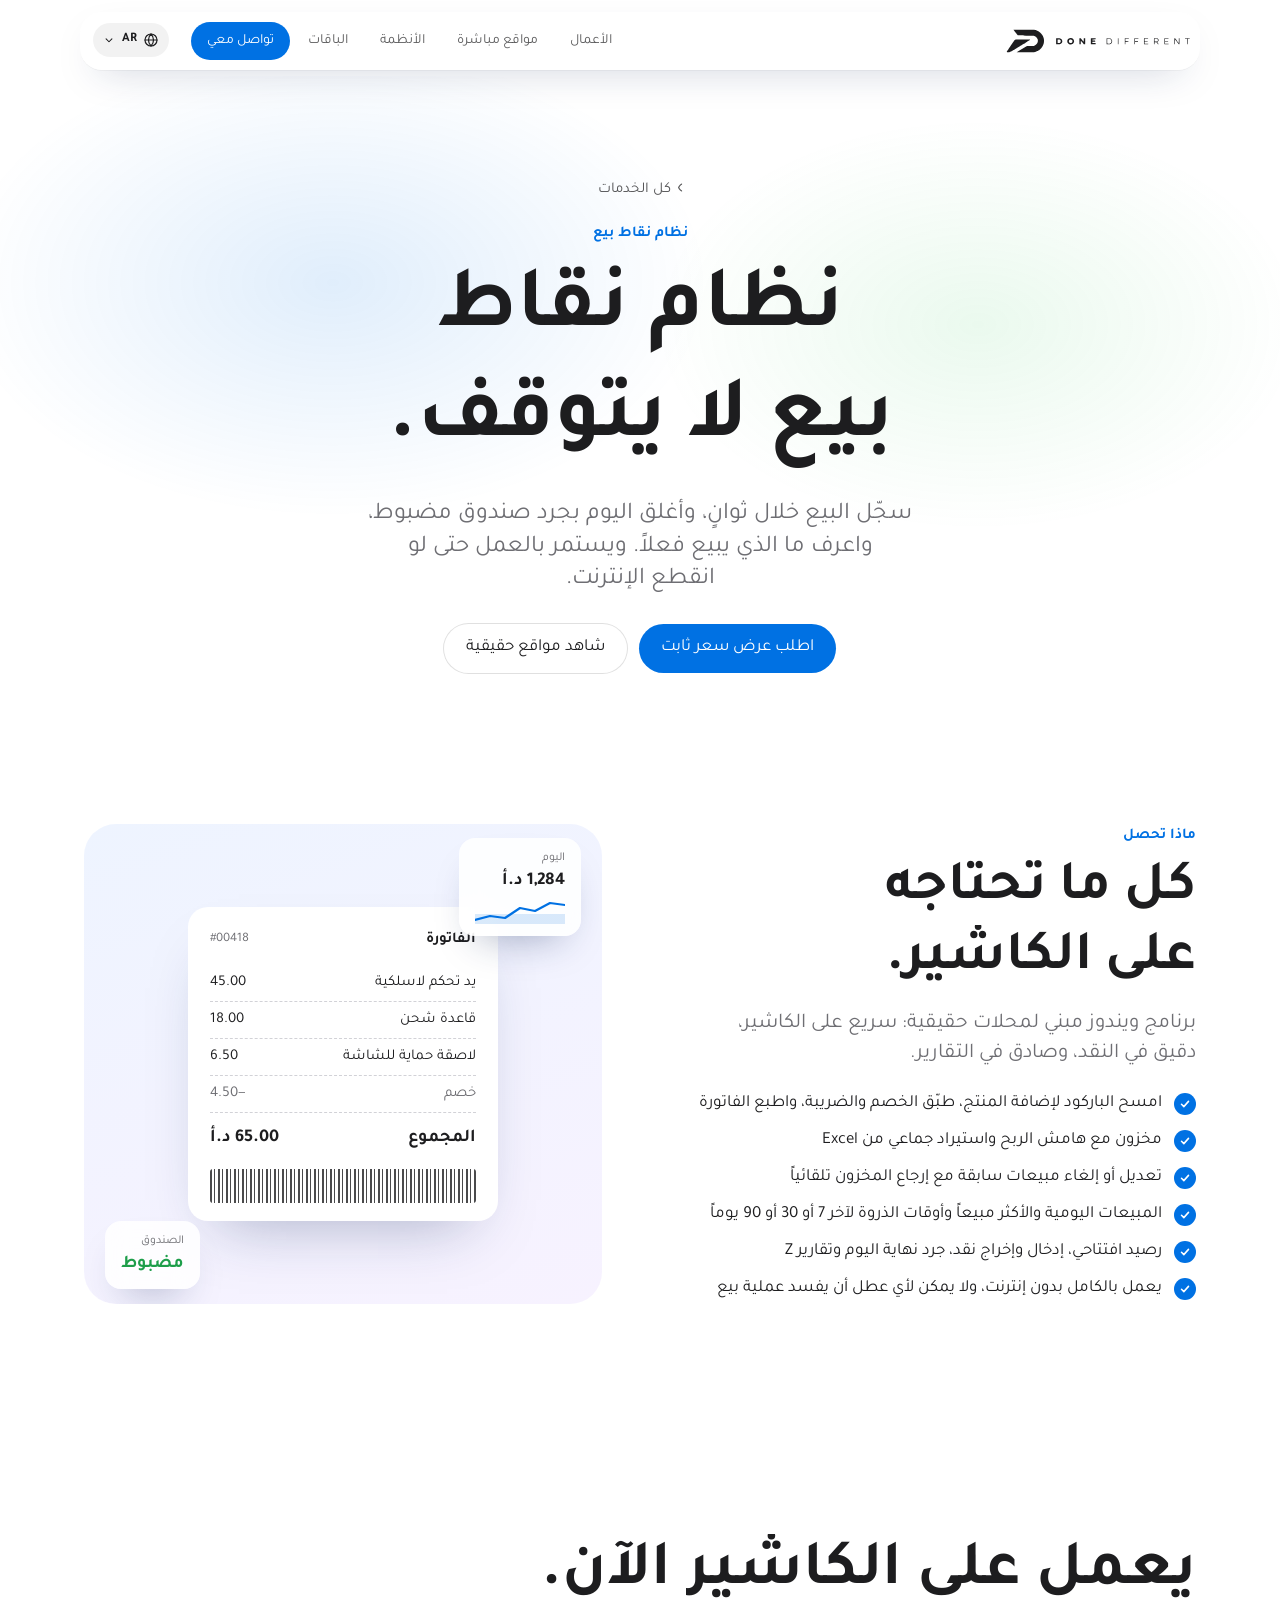
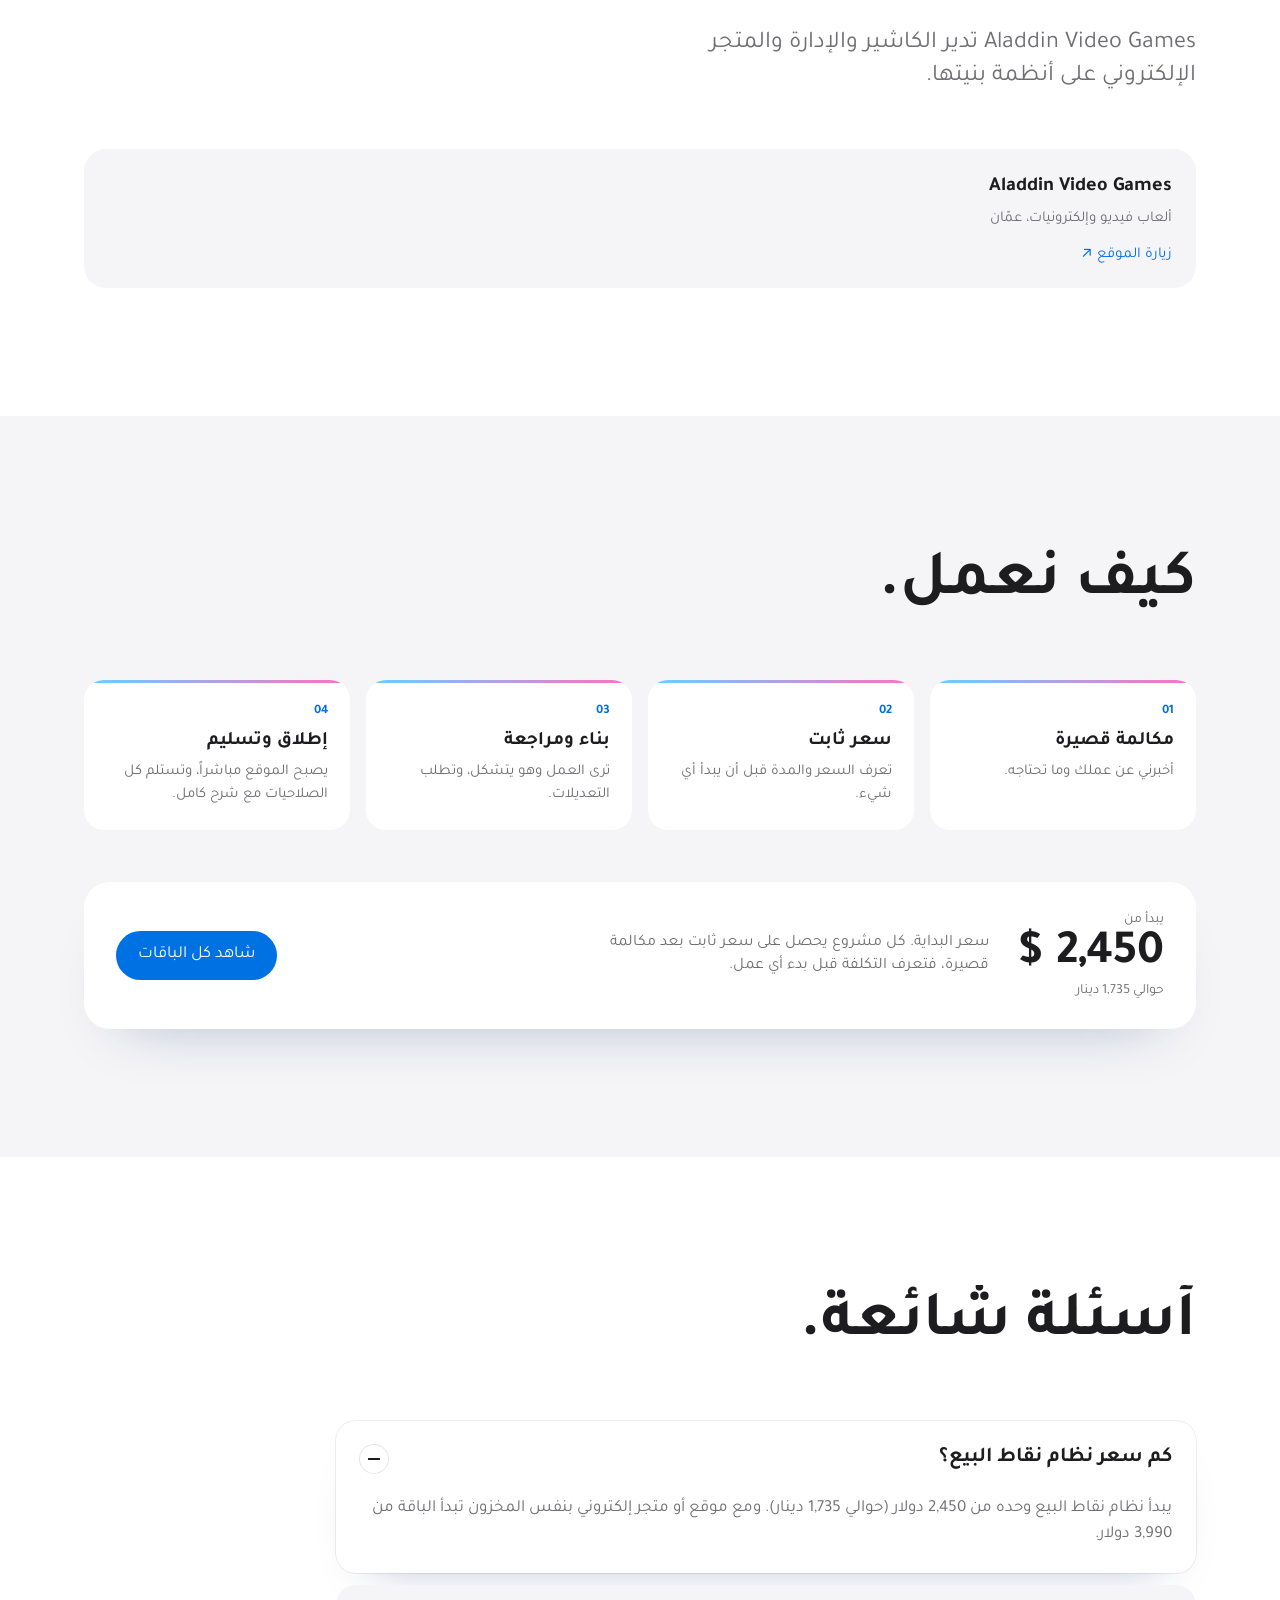
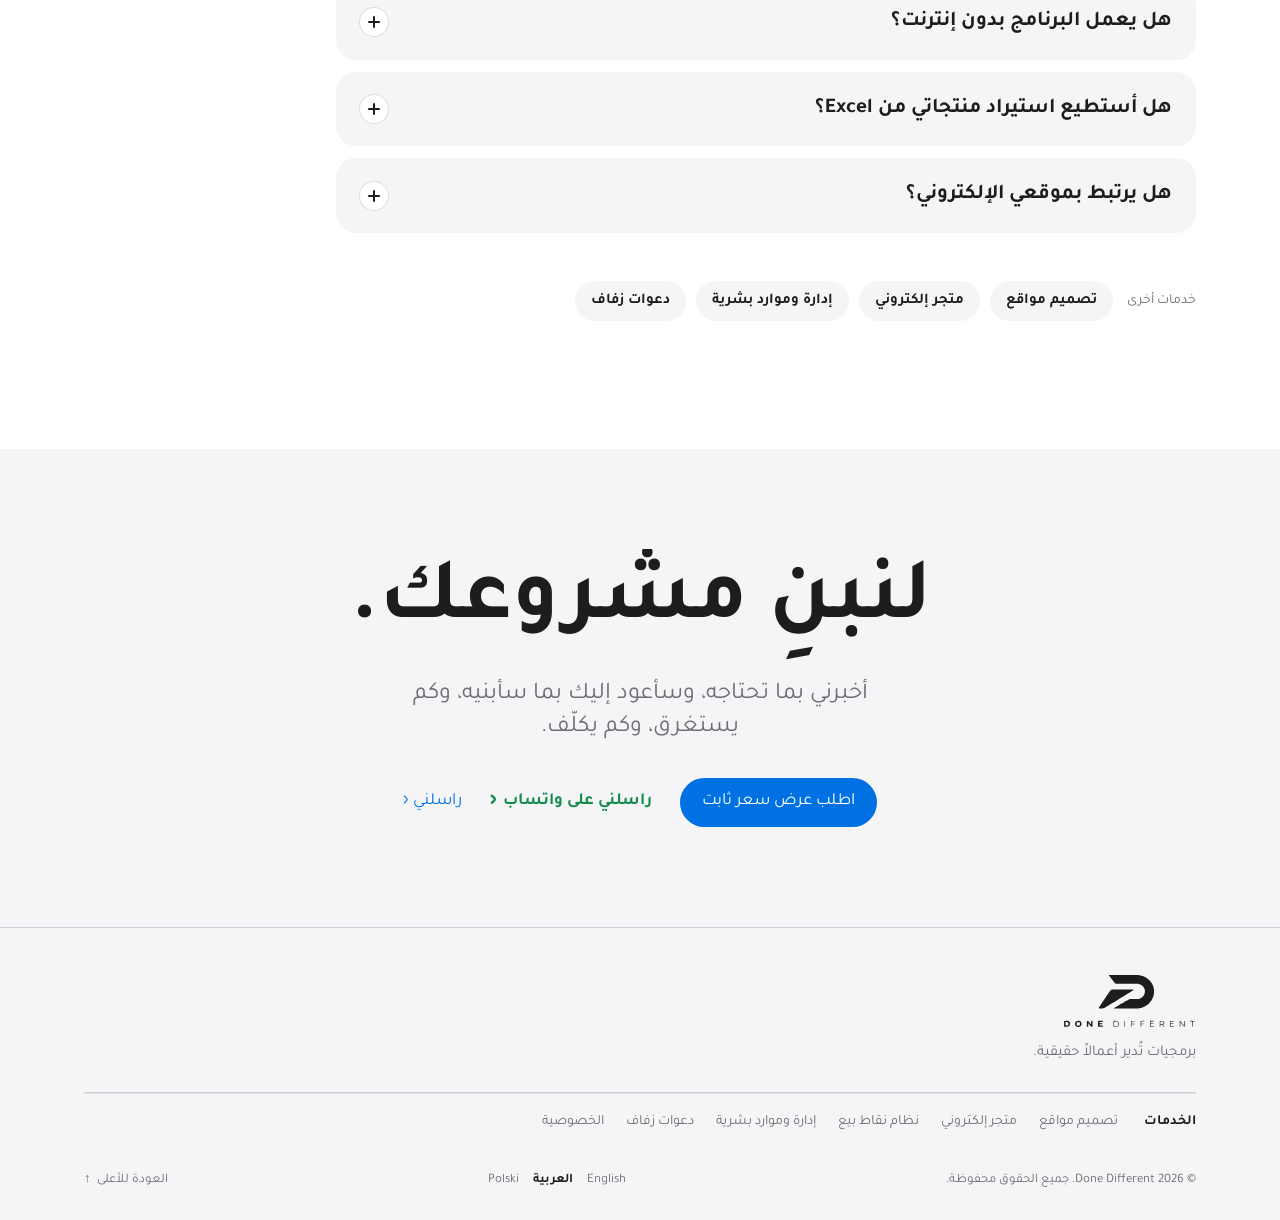
<file: ar/pos/index.html>
<!DOCTYPE html>
<html lang="ar" dir="rtl">
<head>
<meta charset="utf-8">
<link rel="icon" href="/favicon.ico" sizes="48x48"><link rel="icon" type="image/png" sizes="96x96" href="/favicon-96.png"><link rel="icon" type="image/png" sizes="192x192" href="/favicon-192.png"><link rel="apple-touch-icon" href="/apple-touch-icon.png"><meta name="robots" content="index, follow, max-image-preview:large"><meta name="viewport" content="width=device-width, initial-scale=1">
<title>نظام نقاط بيع وبرنامج كاشير في الأردن يعمل بدون إنترنت | Done Different</title>
<meta property="og:locale" content="ar_AR"><meta property="og:locale:alternate" content="en_US"><meta property="og:locale:alternate" content="pl_PL"><script type="application/ld+json">[{"@context": "https://schema.org", "@type": "Service", "name": "نظام نقاط بيع", "serviceType": "نظام نقاط بيع", "description": "نظام نقاط بيع (كاشير) للمحلات في الأردن يعمل بدون إنترنت: قارئ باركود، خصومات، طباعة فواتير، مخزون مع هامش الربح، جرد الصندوق وتقارير المبيعات. يرتبط بمتجرك الإلكتروني.", "url": "https://systems.donedifferent.net/ar/pos/", "areaServed": ["Jordan", "Worldwide"], "availableLanguage": ["Arabic", "English"], "provider": {"@type": "Organization", "name": "Done Different", "url": "https://systems.donedifferent.net/", "email": "info@donedifferent.net"}, "offers": {"@type": "Offer", "price": "2450", "priceCurrency": "USD", "url": "https://systems.donedifferent.net/ar/pos/", "availability": "https://schema.org/InStock", "priceSpecification": {"@type": "PriceSpecification", "minPrice": "2450", "priceCurrency": "USD"}}}, {"@context": "https://schema.org", "@type": "FAQPage", "mainEntity": [{"@type": "Question", "name": "كم سعر نظام نقاط البيع؟", "acceptedAnswer": {"@type": "Answer", "text": "يبدأ نظام نقاط البيع وحده من 2,450 دولار (حوالي 1,735 دينار). ومع موقع أو متجر إلكتروني بنفس المخزون تبدأ الباقة من 3,990 دولار."}}, {"@type": "Question", "name": "هل يعمل البرنامج بدون إنترنت؟", "acceptedAnswer": {"@type": "Answer", "text": "نعم. يعمل على جهاز المحل وبالكامل بدون إنترنت."}}, {"@type": "Question", "name": "هل أستطيع استيراد منتجاتي من Excel؟", "acceptedAnswer": {"@type": "Answer", "text": "نعم. الاستيراد والتصدير الجماعي من Excel موجود."}}, {"@type": "Question", "name": "هل يرتبط بموقعي الإلكتروني؟", "acceptedAnswer": {"@type": "Answer", "text": "نعم. نظام نقاط البيع ومتجرك الإلكتروني يمكن أن يعملا على قاعدة بيانات واحدة، فيبقى المخزون والأسعار متطابقين."}}]}, {"@context": "https://schema.org", "@type": "BreadcrumbList", "itemListElement": [{"@type": "ListItem", "position": 1, "name": "Done Different Systems", "item": "https://systems.donedifferent.net/ar/"}, {"@type": "ListItem", "position": 2, "name": "نظام نقاط بيع", "item": "https://systems.donedifferent.net/ar/pos/"}]}]</script><link rel="alternate" hreflang="en" href="https://systems.donedifferent.net/point-of-sale/"><link rel="alternate" hreflang="ar" href="https://systems.donedifferent.net/ar/pos/"><link rel="alternate" hreflang="x-default" href="https://systems.donedifferent.net/point-of-sale/"><link rel="canonical" href="https://systems.donedifferent.net/ar/pos/">
<meta name="theme-color" content="#F5F5F7">
<meta property="og:type" content="website">
<meta property="og:site_name" content="Done Different Systems">
<meta property="og:url" content="https://systems.donedifferent.net/ar/pos/">
<meta property="og:title" content="نظام نقاط بيع وبرنامج كاشير في الأردن يعمل بدون إنترنت | Done Different">
<meta property="og:description" content="نظام نقاط بيع (كاشير) للمحلات في الأردن يعمل بدون إنترنت: قارئ باركود، خصومات، طباعة فواتير، مخزون مع هامش الربح، جرد الصندوق وتقارير المبيعات. يرتبط بمتجرك الإلكتروني.">
<meta property="og:image" content="https://systems.donedifferent.net/og/ar-pos.png">
<meta property="og:image:width" content="1200">
<meta property="og:image:height" content="630">
<meta property="og:image:alt" content="نظام نقاط بيع وبرنامج كاشير في الأردن يعمل بدون إنترنت">
<meta name="twitter:card" content="summary_large_image">
<meta name="twitter:title" content="نظام نقاط بيع وبرنامج كاشير في الأردن يعمل بدون إنترنت | Done Different">
<meta name="twitter:description" content="نظام نقاط بيع (كاشير) للمحلات في الأردن يعمل بدون إنترنت: قارئ باركود، خصومات، طباعة فواتير، مخزون مع هامش الربح، جرد الصندوق وتقارير المبيعات. يرتبط بمتجرك الإلكتروني.">
<meta name="twitter:image" content="https://systems.donedifferent.net/og/ar-pos.png">


<meta name="description" content="نظام نقاط بيع (كاشير) للمحلات في الأردن يعمل بدون إنترنت: قارئ باركود، خصومات، طباعة فواتير، مخزون مع هامش الربح، جرد الصندوق وتقارير المبيعات. يرتبط بمتجرك الإلكتروني.">
<link rel="preconnect" href="https://fonts.googleapis.com">
<link rel="preconnect" href="https://fonts.gstatic.com" crossorigin>
<link href="https://fonts.googleapis.com/css2?family=Inter:wght@400;500;600;700&family=Montserrat:wght@300;700&family=Tajawal:wght@500;700&display=swap" rel="stylesheet">
<link rel="stylesheet" href="/assets/s-9dfa27e787.css">
<script>window.DD_SPY=[]</script><script>window.DD_MAIL={"url": "https://script.google.com/macros/s/AKfycbyFYFGSmdoYCowIifRj9fHhZEJKQX8gg5jzKDLyOiDbAR0hf-uWY4Wv-mmm1ukl56oY/exec"}</script><script>window.DD_T={"words": ["أعمالاً حقيقية.", "متاجر أونلاين.", "كاونتر المحل.", "المستودع.", "كل وردية.", "وحتى الألعاب."], "getin": "تواصل معي", "copied": "تم النسخ", "waPk": "مرحباً! عندي سؤال عن الباقات.", "waForm": "مرحباً! أريد الاستفسار عن مشروع.", "waDone": "مرحباً، أرسلت للتو طلباً عبر موقعكم. اسمي {n}.", "est4": "دعوة زفاف، بسعر ثابت {p}", "est5": "نقاط بيع أو برنامج إدارة، يبدأ من {p}", "est6": "متجر إلكتروني، يبدأ من {p}", "est7": "السعر بعد مكالمة قصيرة", "e4": "أضف رقمك حتى أتواصل معك على واتساب أو بالهاتف.", "e5": "أضف رمز الدولة إلى الرقم، مثل +962 أو +44.", "e6": "تحقق من رقم هاتفك من فضلك.", "est0": "اختر ما تحتاجه", "est1": "موقع إلكتروني، يبدأ من {p}", "est2": "موقع + نقاط بيع أو ERP، يبدأ من {p}", "est3": "الباقة الكاملة، تبدأ من {p}", "bUnder": "أقل من {a}", "bRange": "من {a} إلى {b}", "bOver": "أكثر من {a}", "none": "لم تختر شيئاً بعد", "send": "أرسل الطلب", "cont": "متابعة", "sending": "جارٍ الإرسال…", "e1": "اختر شيئاً واحداً على الأقل.", "e2": "أضف اسمك من فضلك.", "e3": "تحقق من بريدك الإلكتروني من فضلك.", "thanks": "شكراً {n}، وصلني طلبك.", "autosub": "وصلنا طلبك يا {n}", "press": "مرّر للبدء", "sfx_l": "أصوات القائمة", "on": "تشغيل", "off": "إيقاف", "sfx": "تشغيل أو إيقاف أصوات القائمة", "recap": "ما أرسلته", "budgetL": "الميزانية", "noreply": "سأرد عليك على البريد الذي كتبته.", "copied2": "تم النسخ. الصقه في أي رسالة إلى info@donedifferent.net", "copy": "رسالة تأكيد في طريقها إلى بريدك.", "mail": "يُفترض أن يكون تطبيق البريد قد فُتح وكل شيء معبّأ. فقط اضغط إرسال.", "auto": "شكراً لتواصلك مع Done Different. وصلني طلبك وسأقرأه بنفسي، وسأرد عليك قريباً ببعض الأسئلة وموعد لمكالمة قصيرة. زياد عيسى"}</script></head>
<body><svg width="0" height="0" style="position:absolute" aria-hidden="true"><defs><symbol id="dd-mark" viewBox="0 0 960 595"><path fill="currentColor" fill-rule="evenodd" d="M26.8 575.8C24.7 574.7 21.8 572.4 20.4 570.7C16.4 565.9 17.4 562.1 25.9 550.2C29.8 544.7 34.9 537.3 37.3 533.8C39.7 530.3 43.6 524.8 45.9 521.5C48.2 518.2 52.9 511.2 56.3 506.0C59.7 500.8 65.7 491.8 69.7 486.0C73.6 480.2 83.1 466.3 90.6 455.0C98.2 443.7 109.8 426.6 116.5 417.0C128.0 400.6 158.4 355.8 188.7 310.6C215.7 270.6 219.7 266.8 243.5 259.8L251.5 257.5L420.0 257.5C512.7 257.5 589.7 257.8 591.2 258.3C594.6 259.2 599.4 266.1 598.6 268.8C597.7 271.4 596.1 272.5 562.0 293.0C545.2 303.1 527.7 313.9 523.0 317.0C518.3 320.1 513.8 322.9 513.0 323.3C511.2 324.2 509.0 325.6 503.3 329.3C500.9 330.8 498.8 332.0 498.6 332.0C498.3 332.0 496.4 333.2 494.3 334.6C492.2 336.0 489.6 337.6 488.5 338.1C487.4 338.6 483.1 341.2 479.0 344.0C472.8 348.1 447.4 363.9 441.2 367.5C439.0 368.9 432.0 373.2 429.5 374.8C428.4 375.4 426.6 376.5 425.5 377.0C424.4 377.6 422.1 378.9 420.5 379.9C418.9 381.0 415.7 382.8 413.6 384.0C411.5 385.2 406.7 388.0 403.1 390.4C399.5 392.7 393.6 396.4 390.0 398.5C386.4 400.6 381.0 404.1 377.9 406.2C374.8 408.3 372.0 410.0 371.6 410.0C371.2 410.0 366.8 412.6 361.7 415.8C356.6 419.0 344.2 426.6 334.0 432.7C312.4 445.6 287.1 460.9 271.5 470.5C265.4 474.2 256.7 479.6 252.0 482.4C247.3 485.3 238.3 490.9 232.0 494.9C217.7 503.9 194.2 518.4 187.5 522.2C175.8 529.0 173.2 530.5 167.5 534.1C164.2 536.2 156.2 541.2 149.7 545.2C143.2 549.2 136.7 553.3 135.2 554.2C117.7 565.2 96.8 573.6 80.1 576.4C65.2 578.9 31.8 578.6 26.8 575.8ZM267.9 577.1C266.6 576.7 270.8 572.0 272.5 572.0C273.2 572.0 275.5 570.7 277.6 569.2C279.7 567.6 304.7 552.5 333.0 535.5C361.3 518.6 394.6 498.5 407.0 491.0C419.4 483.5 436.9 472.9 446.0 467.5C455.1 462.1 465.4 455.8 469.0 453.5C489.1 440.5 511.5 428.5 522.9 424.5C538.0 419.2 541.9 419.0 610.3 419.0C680.7 419.0 683.3 418.8 701.5 412.8C730.7 403.0 753.1 385.9 769.4 360.8C790.3 328.7 795.6 294.0 785.5 256.5C779.8 235.8 764.0 211.1 747.0 196.2C730.9 182.2 706.5 170.6 685.0 166.7C681.6 166.1 611.6 165.5 498.5 165.1C297.0 164.4 315.3 165.1 300.4 157.8C288.9 152.2 285.5 148.3 237.0 86.1C229.0 75.8 219.7 64.1 216.3 60.0C201.6 42.2 186.0 21.9 186.0 20.6C186.0 19.8 186.8 18.9 187.8 18.6C191.9 17.5 682.5 18.7 693.0 19.9C751.7 26.6 802.1 49.2 851.1 90.7C864.3 101.9 888.3 129.8 899.5 147.0C906.7 158.0 923.3 191.1 926.8 201.5C939.5 238.4 942.5 256.2 942.5 294.0C942.5 339.9 935.8 369.8 916.7 408.5C894.7 453.2 865.7 488.5 826.5 518.1C820.7 522.5 805.2 533.0 804.5 533.0C804.3 533.0 799.8 535.6 794.3 538.8C788.9 542.0 782.0 545.8 779.0 547.2C776.0 548.6 770.0 551.4 765.7 553.4C761.5 555.4 757.4 557.0 756.7 557.0C756.0 557.0 754.9 557.5 754.3 558.1C753.7 558.7 751.7 559.5 749.9 560.0C748.0 560.5 744.0 561.8 741.0 562.9C736.0 564.8 732.5 565.8 714.0 570.5C702.9 573.3 692.2 575.0 678.5 576.0C665.6 577.0 270.8 578.1 267.9 577.1Z"/></symbol><symbol id="dd-word" viewBox="0 0 2221 139"><path fill="currentColor" fill-rule="evenodd" d="M244.5 120.9C229.4 118.5 212.2 106.2 206.0 93.5C195.6 71.9 201.6 44.1 219.6 30.2C230.9 21.5 244.1 17.6 259.6 18.2C293.5 19.6 315.5 44.4 311.7 76.9C308.3 106.0 277.4 126.2 244.5 120.9ZM19.6 118.5C18.3 117.1 18.1 110.8 18.3 68.7L18.5 20.5L42.5 19.9C80.1 19.0 88.3 20.6 102.6 31.8C116.1 42.4 122.1 62.1 117.9 82.2C114.2 99.8 97.6 114.5 77.1 118.4C65.2 120.7 21.8 120.7 19.6 118.5ZM400.2 119.2C398.9 118.3 398.2 23.1 399.5 21.0C399.8 20.4 404.7 20.0 410.5 20.0L420.9 20.0L424.7 24.7C429.1 30.3 437.5 40.3 443.6 47.5C450.5 55.7 455.6 62.1 461.7 70.2C464.9 74.5 468.1 77.9 468.7 78.0C469.7 78.0 470.0 71.3 470.2 49.2L470.5 20.5L479.8 19.6C486.3 19.0 489.8 19.1 491.5 19.8L494.0 21.0L494.0 69.3C494.0 105.5 493.7 117.9 492.8 118.8C492.0 119.6 488.2 120.0 482.2 120.0C473.2 120.0 472.7 119.9 470.5 117.2C469.2 115.7 462.4 107.3 455.4 98.5C448.4 89.7 441.3 80.9 439.6 78.9C437.9 76.9 433.6 71.8 430.1 67.6C426.6 63.4 423.3 60.3 422.9 60.7C422.4 61.2 421.9 74.6 421.8 90.5L421.5 119.5L411.5 119.8C406.0 119.9 400.9 119.6 400.2 119.2ZM587.1 118.6C585.7 117.0 585.7 23.1 587.0 21.0C588.1 19.3 661.7 19.5 663.8 21.2C665.2 22.4 665.3 37.0 663.9 38.4C663.6 38.7 652.1 39.1 638.3 39.2C624.4 39.4 612.9 39.8 612.5 40.1C611.5 41.2 611.2 56.5 612.2 57.8C613.0 58.7 618.7 59.0 634.4 59.0C649.6 59.0 655.9 59.3 656.8 60.2C658.0 61.4 658.5 73.6 657.4 76.4C656.9 77.8 654.0 78.0 635.1 78.0C619.6 78.0 613.1 78.3 612.2 79.2C610.6 80.8 610.6 97.6 612.1 98.6C612.8 99.0 624.5 99.2 638.3 99.2C654.9 99.1 663.8 99.5 664.7 100.2C666.3 101.5 666.5 115.2 665.0 118.1C664.0 119.9 662.5 120.0 626.1 120.0C594.6 120.0 588.0 119.8 587.1 118.6ZM844.7 119.3C844.3 119.0 844.0 96.7 844.0 69.9C844.0 24.4 844.1 21.0 845.8 20.2C848.5 18.8 884.6 18.7 893.0 20.1C911.9 23.0 927.5 37.0 933.2 56.0C934.9 61.9 934.7 77.1 932.7 84.1C928.1 100.8 913.6 114.2 895.5 118.5C889.3 120.0 846.0 120.7 844.7 119.3ZM1028.5 118.8C1028.2 118.1 1028.1 95.7 1028.2 69.0L1028.5 20.5L1032.4 20.2C1034.8 20.0 1036.6 20.4 1037.1 21.2C1038.1 22.7 1038.3 116.0 1037.4 118.4C1036.6 120.4 1029.2 120.6 1028.5 118.8ZM1142.6 119.2C1142.0 118.2 1141.7 21.0 1142.3 20.4C1142.5 20.2 1156.7 20.0 1173.9 20.0C1206.2 19.9 1208.0 20.1 1208.0 24.0C1208.0 28.5 1206.0 28.8 1178.5 29.0C1164.2 29.0 1152.2 29.4 1151.7 29.9C1151.3 30.3 1151.1 38.7 1151.2 48.6L1151.5 66.5L1175.4 66.8C1201.4 67.1 1202.3 67.3 1201.8 72.4L1201.5 75.5L1177.6 75.8C1162.2 75.9 1153.2 76.4 1152.4 77.1C1151.4 77.9 1151.0 83.3 1150.8 98.9L1150.5 119.5L1146.8 119.8C1144.8 120.0 1142.9 119.7 1142.6 119.2ZM1299.1 118.6C1298.3 117.7 1298.1 103.8 1298.2 68.9L1298.5 20.5L1329.0 20.0C1345.8 19.7 1360.5 19.8 1361.8 20.2C1364.3 21.0 1365.0 26.2 1362.8 27.7C1362.1 28.1 1349.6 28.7 1335.0 29.0L1308.5 29.5L1308.5 48.0L1308.5 66.5L1332.8 66.8L1357.1 67.0L1358.2 69.6C1360.8 75.2 1359.8 75.4 1332.9 76.0L1308.5 76.5L1307.9 98.0C1307.6 109.8 1307.3 119.6 1307.2 119.8C1306.5 120.6 1300.0 119.8 1299.1 118.6ZM1455.7 119.3C1454.7 118.4 1454.8 21.2 1455.8 20.7C1456.4 20.2 1515.8 19.5 1520.2 19.9C1522.4 20.0 1523.5 24.2 1522.0 26.9C1520.9 29.0 1520.4 29.1 1493.8 29.0C1478.9 28.9 1466.3 29.3 1465.8 29.8C1465.3 30.3 1465.1 38.0 1465.2 47.1L1465.5 63.5L1490.4 64.0L1515.3 64.5L1516.3 67.3C1518.1 72.8 1517.2 73.0 1491.0 73.0C1472.0 73.0 1467.0 73.3 1466.1 74.4C1465.3 75.3 1465.0 81.2 1465.2 93.1L1465.5 110.5L1493.9 110.8C1512.8 110.9 1522.8 111.4 1523.7 112.1C1525.3 113.5 1525.4 117.2 1523.8 118.8C1522.5 120.1 1456.9 120.6 1455.7 119.3ZM1618.5 118.8C1618.2 118.1 1618.1 95.7 1618.2 69.0L1618.5 20.5L1645.0 20.5C1674.8 20.5 1675.1 20.6 1684.1 28.7C1691.5 35.4 1694.0 41.1 1694.0 51.6C1694.0 59.8 1693.7 61.3 1690.9 66.9C1687.7 73.4 1680.1 80.2 1674.6 81.6C1673.2 81.9 1672.0 82.7 1672.0 83.2C1672.0 84.7 1680.5 97.8 1687.8 107.5C1695.5 117.9 1695.8 120.0 1689.6 120.0C1684.7 120.0 1683.9 119.3 1675.5 106.5C1669.6 97.7 1661.2 86.2 1659.9 85.4C1659.1 84.9 1636.4 84.6 1628.8 85.0C1628.4 85.0 1627.9 92.8 1627.8 102.2L1627.5 119.5L1623.2 119.8C1620.4 120.0 1618.8 119.7 1618.5 118.8ZM1790.1 118.6C1789.3 117.7 1789.1 103.8 1789.2 68.9L1789.5 20.5L1822.7 20.2C1854.4 20.0 1855.9 20.1 1856.5 21.9C1856.8 22.9 1856.6 24.9 1856.0 26.4L1855.0 29.1L1828.0 29.0C1813.2 28.9 1800.6 29.2 1800.0 29.5C1798.6 30.3 1798.7 62.7 1800.0 63.5C1800.6 63.9 1812.0 64.2 1825.3 64.3L1849.5 64.5L1849.5 68.5L1849.5 72.5L1825.0 72.8C1807.0 73.0 1800.4 73.4 1799.8 74.3C1798.9 75.7 1798.7 107.1 1799.6 109.4C1800.1 110.8 1803.6 111.0 1827.9 111.0C1857.0 111.0 1858.0 111.1 1858.0 115.5C1858.0 119.9 1857.2 120.0 1823.4 120.0C1797.5 120.0 1791.0 119.7 1790.1 118.6ZM1953.0 118.1C1951.5 115.1 1951.6 22.8 1953.2 21.2C1954.8 19.6 1960.2 19.7 1962.2 21.2C1963.0 21.9 1969.3 29.7 1976.1 38.5C1982.8 47.3 1991.6 58.5 1995.5 63.5C1999.4 68.5 2003.7 74.1 2005.0 76.0C2006.3 77.9 2009.4 81.9 2011.7 84.8C2014.0 87.6 2017.5 92.5 2019.5 95.5C2021.4 98.5 2023.4 101.0 2024.0 101.0C2024.7 101.0 2025.0 87.3 2025.0 61.0L2025.0 21.0L2027.6 20.0C2029.4 19.3 2031.0 19.3 2032.8 20.3L2035.5 21.5L2035.6 69.3C2035.8 121.7 2035.9 120.0 2029.8 120.0C2027.8 120.0 2026.1 119.1 2024.5 117.2C2020.7 112.8 2006.0 93.9 1990.5 73.5C1969.5 45.8 1964.5 39.5 1963.5 39.5C1962.9 39.5 1962.4 55.6 1962.2 78.5C1962.0 100.0 1961.7 118.1 1961.5 118.8C1960.8 120.8 1954.2 120.3 1953.0 118.1ZM2160.2 118.8C2159.3 117.9 2159.0 106.5 2159.0 73.9C2159.0 40.0 2158.7 29.9 2157.8 29.3C2157.1 28.9 2150.1 28.7 2142.2 28.9C2132.0 29.1 2127.5 28.8 2126.5 28.0C2124.7 26.5 2124.5 21.6 2126.2 20.4C2126.9 19.9 2144.6 19.7 2165.5 20.0L2203.5 20.5L2203.8 24.2C2204.2 28.9 2204.1 28.9 2184.5 29.3L2169.5 29.5L2169.2 73.4C2169.1 103.8 2168.6 117.7 2167.9 118.7C2166.5 120.3 2161.8 120.4 2160.2 118.8ZM893.4 108.5C909.4 104.7 919.6 94.5 922.9 79.2C927.1 59.5 918.7 40.8 902.2 32.9L895.5 29.6L875.6 29.2C861.5 28.9 855.6 29.1 855.1 29.9C854.2 31.3 853.7 105.5 854.5 108.1C855.1 109.9 856.3 110.0 871.3 110.0C881.6 109.9 889.6 109.4 893.4 108.5ZM269.6 97.1C286.8 89.6 291.8 64.3 279.0 48.8C271.4 39.6 254.5 36.5 243.0 42.2C226.0 50.6 221.6 76.6 234.8 91.2C242.5 99.8 257.5 102.3 269.6 97.1ZM75.3 97.3C90.3 91.9 96.9 76.3 92.0 57.9C90.1 50.8 84.2 45.0 75.8 41.9C70.4 39.9 46.5 38.4 44.2 39.8C43.2 40.5 42.9 46.7 43.0 69.0C43.0 84.5 43.3 97.7 43.6 98.1C44.6 99.8 70.1 99.1 75.3 97.3ZM1670.1 73.1C1687.5 65.4 1689.0 40.4 1672.7 31.8C1668.9 29.8 1666.5 29.5 1649.0 29.0C1638.3 28.7 1629.2 28.6 1628.8 28.8C1628.3 29.0 1628.0 39.4 1628.0 52.1L1628.0 75.0L1646.9 75.0C1663.4 75.0 1666.3 74.8 1670.1 73.1Z"/></symbol><symbol id="dd-full" viewBox="0 0 2221 903"><path fill="currentColor" fill-rule="evenodd" d="M244.5 884.9C229.4 882.5 212.2 870.2 206.0 857.5C195.6 835.9 201.6 808.1 219.6 794.2C230.9 785.5 244.1 781.6 259.6 782.2C293.5 783.6 315.5 808.4 311.7 840.9C308.3 870.0 277.4 890.2 244.5 884.9ZM19.6 882.5C18.3 881.1 18.1 874.8 18.3 832.7L18.5 784.5L42.5 783.9C80.1 783.0 88.3 784.6 102.6 795.8C116.1 806.4 122.1 826.1 117.9 846.2C114.2 863.8 97.6 878.5 77.1 882.4C65.2 884.7 21.8 884.7 19.6 882.5ZM400.2 883.2C398.9 882.3 398.2 787.1 399.5 785.0C399.8 784.4 404.7 784.0 410.5 784.0L420.9 784.0L424.7 788.7C429.1 794.3 437.5 804.3 443.6 811.5C450.5 819.7 455.6 826.1 461.7 834.2C464.9 838.5 468.1 841.9 468.7 842.0C469.7 842.0 470.0 835.3 470.2 813.2L470.5 784.5L479.8 783.6C486.3 783.0 489.8 783.1 491.5 783.8L494.0 785.0L494.0 833.3C494.0 869.5 493.7 881.9 492.8 882.8C492.0 883.6 488.2 884.0 482.2 884.0C473.2 884.0 472.7 883.9 470.5 881.2C469.2 879.7 462.4 871.3 455.4 862.5C448.4 853.7 441.3 844.9 439.6 842.9C437.9 840.9 433.6 835.8 430.1 831.6C426.6 827.4 423.3 824.3 422.9 824.7C422.4 825.2 421.9 838.6 421.8 854.5L421.5 883.5L411.5 883.8C406.0 883.9 400.9 883.6 400.2 883.2ZM587.1 882.6C585.7 881.0 585.7 787.1 587.0 785.0C588.1 783.3 661.7 783.5 663.8 785.2C665.2 786.4 665.3 801.0 663.9 802.4C663.6 802.7 652.1 803.1 638.3 803.2C624.4 803.4 612.9 803.8 612.5 804.1C611.5 805.2 611.2 820.5 612.2 821.8C613.0 822.7 618.7 823.0 634.4 823.0C649.6 823.0 655.9 823.3 656.8 824.2C658.0 825.4 658.5 837.6 657.4 840.4C656.9 841.8 654.0 842.0 635.1 842.0C619.6 842.0 613.1 842.3 612.2 843.2C610.6 844.8 610.6 861.6 612.1 862.6C612.8 863.0 624.5 863.2 638.3 863.2C654.9 863.1 663.8 863.5 664.7 864.2C666.3 865.5 666.5 879.2 665.0 882.1C664.0 883.9 662.5 884.0 626.1 884.0C594.6 884.0 588.0 883.8 587.1 882.6ZM844.7 883.3C844.3 883.0 844.0 860.7 844.0 833.9C844.0 788.4 844.1 785.0 845.8 784.2C848.5 782.8 884.6 782.7 893.0 784.1C911.9 787.0 927.5 801.0 933.2 820.0C934.9 825.9 934.7 841.1 932.7 848.1C928.1 864.8 913.6 878.2 895.5 882.5C889.3 884.0 846.0 884.7 844.7 883.3ZM1028.5 882.8C1028.2 882.1 1028.1 859.7 1028.2 833.0L1028.5 784.5L1032.4 784.2C1034.8 784.0 1036.6 784.4 1037.1 785.2C1038.1 786.7 1038.3 880.0 1037.4 882.4C1036.6 884.4 1029.2 884.6 1028.5 882.8ZM1142.6 883.2C1142.0 882.2 1141.7 785.0 1142.3 784.4C1142.5 784.2 1156.7 784.0 1173.9 784.0C1206.2 783.9 1208.0 784.1 1208.0 788.0C1208.0 792.5 1206.0 792.8 1178.5 793.0C1164.2 793.0 1152.2 793.4 1151.7 793.9C1151.3 794.3 1151.1 802.7 1151.2 812.6L1151.5 830.5L1175.4 830.8C1201.4 831.1 1202.3 831.3 1201.8 836.4L1201.5 839.5L1177.6 839.8C1162.2 839.9 1153.2 840.4 1152.4 841.1C1151.4 841.9 1151.0 847.3 1150.8 862.9L1150.5 883.5L1146.8 883.8C1144.8 884.0 1142.9 883.7 1142.6 883.2ZM1299.1 882.6C1298.3 881.7 1298.1 867.8 1298.2 832.9L1298.5 784.5L1329.0 784.0C1345.8 783.7 1360.5 783.8 1361.8 784.2C1364.3 785.0 1365.0 790.2 1362.8 791.7C1362.1 792.1 1349.6 792.7 1335.0 793.0L1308.5 793.5L1308.5 812.0L1308.5 830.5L1332.8 830.8L1357.1 831.0L1358.2 833.6C1360.8 839.2 1359.8 839.4 1332.9 840.0L1308.5 840.5L1307.9 862.0C1307.6 873.8 1307.3 883.6 1307.2 883.8C1306.5 884.6 1300.0 883.8 1299.1 882.6ZM1455.7 883.3C1454.7 882.4 1454.8 785.2 1455.8 784.7C1456.4 784.2 1515.8 783.5 1520.2 783.9C1522.4 784.0 1523.5 788.2 1522.0 790.9C1520.9 793.0 1520.4 793.1 1493.8 793.0C1478.9 792.9 1466.3 793.3 1465.8 793.8C1465.3 794.3 1465.1 802.0 1465.2 811.1L1465.5 827.5L1490.4 828.0L1515.3 828.5L1516.3 831.3C1518.1 836.8 1517.2 837.0 1491.0 837.0C1472.0 837.0 1467.0 837.3 1466.1 838.4C1465.3 839.3 1465.0 845.2 1465.2 857.1L1465.5 874.5L1493.9 874.8C1512.8 874.9 1522.8 875.4 1523.7 876.1C1525.3 877.5 1525.4 881.2 1523.8 882.8C1522.5 884.1 1456.9 884.6 1455.7 883.3ZM1618.5 882.8C1618.2 882.1 1618.1 859.7 1618.2 833.0L1618.5 784.5L1645.0 784.5C1674.8 784.5 1675.1 784.6 1684.1 792.7C1691.5 799.4 1694.0 805.1 1694.0 815.6C1694.0 823.8 1693.7 825.3 1690.9 830.9C1687.7 837.4 1680.1 844.2 1674.6 845.6C1673.2 845.9 1672.0 846.7 1672.0 847.2C1672.0 848.7 1680.5 861.8 1687.8 871.5C1695.5 881.9 1695.8 884.0 1689.6 884.0C1684.7 884.0 1683.9 883.3 1675.5 870.5C1669.6 861.7 1661.2 850.2 1659.9 849.4C1659.1 848.9 1636.4 848.6 1628.8 849.0C1628.4 849.0 1627.9 856.8 1627.8 866.2L1627.5 883.5L1623.2 883.8C1620.4 884.0 1618.8 883.7 1618.5 882.8ZM1790.1 882.6C1789.3 881.7 1789.1 867.8 1789.2 832.9L1789.5 784.5L1822.7 784.2C1854.4 784.0 1855.9 784.1 1856.5 785.9C1856.8 786.9 1856.6 788.9 1856.0 790.4L1855.0 793.1L1828.0 793.0C1813.2 792.9 1800.6 793.2 1800.0 793.5C1798.6 794.3 1798.7 826.7 1800.0 827.5C1800.6 827.9 1812.0 828.2 1825.3 828.3L1849.5 828.5L1849.5 832.5L1849.5 836.5L1825.0 836.8C1807.0 837.0 1800.4 837.4 1799.8 838.3C1798.9 839.7 1798.7 871.1 1799.6 873.4C1800.1 874.8 1803.6 875.0 1827.9 875.0C1857.0 875.0 1858.0 875.1 1858.0 879.5C1858.0 883.9 1857.2 884.0 1823.4 884.0C1797.5 884.0 1791.0 883.7 1790.1 882.6ZM1953.0 882.1C1951.5 879.1 1951.6 786.8 1953.2 785.2C1954.8 783.6 1960.2 783.7 1962.2 785.2C1963.0 785.9 1969.3 793.7 1976.1 802.5C1982.8 811.3 1991.6 822.5 1995.5 827.5C1999.4 832.5 2003.7 838.1 2005.0 840.0C2006.3 841.9 2009.4 845.9 2011.7 848.8C2014.0 851.6 2017.5 856.5 2019.5 859.5C2021.4 862.5 2023.4 865.0 2024.0 865.0C2024.7 865.0 2025.0 851.3 2025.0 825.0L2025.0 785.0L2027.6 784.0C2029.4 783.3 2031.0 783.3 2032.8 784.3L2035.5 785.5L2035.6 833.3C2035.8 885.7 2035.9 884.0 2029.8 884.0C2027.8 884.0 2026.1 883.1 2024.5 881.2C2020.7 876.8 2006.0 857.9 1990.5 837.5C1969.5 809.8 1964.5 803.5 1963.5 803.5C1962.9 803.5 1962.4 819.6 1962.2 842.5C1962.0 864.0 1961.7 882.1 1961.5 882.8C1960.8 884.8 1954.2 884.3 1953.0 882.1ZM2160.2 882.8C2159.3 881.9 2159.0 870.5 2159.0 837.9C2159.0 804.0 2158.7 793.9 2157.8 793.3C2157.1 792.9 2150.1 792.7 2142.2 792.9C2132.0 793.1 2127.5 792.8 2126.5 792.0C2124.7 790.5 2124.5 785.6 2126.2 784.4C2126.9 783.9 2144.6 783.7 2165.5 784.0L2203.5 784.5L2203.8 788.2C2204.2 792.9 2204.1 792.9 2184.5 793.3L2169.5 793.5L2169.2 837.4C2169.1 867.8 2168.6 881.7 2167.9 882.7C2166.5 884.3 2161.8 884.4 2160.2 882.8ZM893.4 872.5C909.4 868.7 919.6 858.5 922.9 843.2C927.1 823.5 918.7 804.8 902.2 796.9L895.5 793.6L875.6 793.2C861.5 792.9 855.6 793.1 855.1 793.9C854.2 795.3 853.7 869.5 854.5 872.1C855.1 873.9 856.3 874.0 871.3 874.0C881.6 873.9 889.6 873.4 893.4 872.5ZM269.6 861.1C286.8 853.6 291.8 828.3 279.0 812.8C271.4 803.6 254.5 800.5 243.0 806.2C226.0 814.6 221.6 840.6 234.8 855.2C242.5 863.8 257.5 866.3 269.6 861.1ZM75.3 861.3C90.3 855.9 96.9 840.3 92.0 821.9C90.1 814.8 84.2 809.0 75.8 805.9C70.4 803.9 46.5 802.4 44.2 803.8C43.2 804.5 42.9 810.7 43.0 833.0C43.0 848.5 43.3 861.7 43.6 862.1C44.6 863.8 70.1 863.1 75.3 861.3ZM1670.1 837.1C1687.5 829.4 1689.0 804.4 1672.7 795.8C1668.9 793.8 1666.5 793.5 1649.0 793.0C1638.3 792.7 1629.2 792.6 1628.8 792.8C1628.3 793.0 1628.0 803.4 1628.0 816.1L1628.0 839.0L1646.9 839.0C1663.4 839.0 1666.3 838.8 1670.1 837.1ZM606.8 575.8C604.7 574.7 601.8 572.4 600.4 570.7C596.4 565.9 597.4 562.1 605.9 550.2C609.8 544.7 614.9 537.3 617.3 533.8C619.7 530.3 623.6 524.8 625.9 521.5C628.2 518.2 632.9 511.2 636.3 506.0C639.7 500.8 645.7 491.8 649.7 486.0C653.6 480.2 663.1 466.3 670.6 455.0C678.2 443.7 689.8 426.6 696.5 417.0C708.0 400.6 738.4 355.8 768.7 310.6C795.7 270.6 799.7 266.8 823.5 259.8L831.5 257.5L1000.0 257.5C1092.7 257.5 1169.7 257.8 1171.2 258.3C1174.6 259.2 1179.4 266.1 1178.6 268.8C1177.7 271.4 1176.1 272.5 1142.0 293.0C1125.2 303.1 1107.7 313.9 1103.0 317.0C1098.3 320.1 1093.8 322.9 1093.0 323.3C1091.2 324.2 1089.0 325.6 1083.3 329.3C1080.9 330.8 1078.8 332.0 1078.6 332.0C1078.3 332.0 1076.4 333.2 1074.3 334.6C1072.2 336.0 1069.6 337.6 1068.5 338.1C1067.4 338.6 1063.1 341.2 1059.0 344.0C1052.8 348.1 1027.4 363.9 1021.2 367.5C1019.0 368.9 1012.0 373.2 1009.5 374.8C1008.4 375.4 1006.6 376.5 1005.5 377.0C1004.4 377.6 1002.1 378.9 1000.5 379.9C998.9 381.0 995.7 382.8 993.6 384.0C991.5 385.2 986.7 388.0 983.1 390.4C979.5 392.7 973.6 396.4 970.0 398.5C966.4 400.6 961.0 404.1 957.9 406.2C954.8 408.3 952.0 410.0 951.6 410.0C951.2 410.0 946.8 412.6 941.7 415.8C936.6 419.0 924.2 426.6 914.0 432.7C892.4 445.6 867.1 460.9 851.5 470.5C845.5 474.2 836.7 479.6 832.0 482.4C827.3 485.3 818.3 490.9 812.0 494.9C797.7 503.9 774.2 518.4 767.5 522.2C755.8 529.0 753.2 530.5 747.5 534.1C744.2 536.2 736.2 541.2 729.7 545.2C723.2 549.2 716.7 553.3 715.2 554.2C697.7 565.2 676.8 573.6 660.1 576.4C645.2 578.9 611.8 578.6 606.8 575.8ZM847.9 577.1C846.6 576.7 850.8 572.0 852.5 572.0C853.2 572.0 855.5 570.7 857.6 569.2C859.7 567.6 884.7 552.5 913.0 535.5C941.3 518.6 974.6 498.5 987.0 491.0C999.4 483.5 1016.9 472.9 1026.0 467.5C1035.1 462.1 1045.4 455.8 1049.0 453.5C1069.1 440.5 1091.5 428.5 1102.9 424.5C1118.0 419.2 1121.9 419.0 1190.3 419.0C1260.7 419.0 1263.3 418.8 1281.5 412.8C1310.7 403.0 1333.1 385.9 1349.4 360.8C1370.3 328.7 1375.6 294.0 1365.5 256.5C1359.8 235.8 1344.0 211.1 1327.0 196.2C1310.9 182.2 1286.5 170.6 1265.0 166.7C1261.6 166.1 1191.6 165.5 1078.5 165.1C877.0 164.4 895.3 165.1 880.4 157.8C868.9 152.2 865.5 148.3 817.0 86.1C809.0 75.8 799.7 64.1 796.3 60.0C781.6 42.2 766.0 21.9 766.0 20.6C766.0 19.8 766.8 18.9 767.8 18.6C771.9 17.5 1262.5 18.7 1273.0 19.9C1331.7 26.6 1382.1 49.2 1431.1 90.7C1444.3 101.9 1468.3 129.8 1479.5 147.0C1486.7 158.0 1503.3 191.1 1506.8 201.5C1519.5 238.4 1522.5 256.2 1522.5 294.0C1522.5 339.9 1515.8 369.8 1496.7 408.5C1474.7 453.2 1445.7 488.5 1406.5 518.1C1400.7 522.5 1385.2 533.0 1384.5 533.0C1384.3 533.0 1379.8 535.6 1374.3 538.8C1368.9 542.0 1362.0 545.8 1359.0 547.2C1356.0 548.6 1350.0 551.4 1345.7 553.4C1341.5 555.4 1337.4 557.0 1336.7 557.0C1336.0 557.0 1334.9 557.5 1334.3 558.1C1333.7 558.7 1331.7 559.5 1329.9 560.0C1328.0 560.5 1324.0 561.8 1321.0 562.9C1316.0 564.8 1312.5 565.8 1294.0 570.5C1282.9 573.3 1272.2 575.0 1258.5 576.0C1245.6 577.0 850.8 578.1 847.9 577.1Z"/></symbol></defs></svg>

<nav class="nav" id="nav" aria-label="القائمة الرئيسية">
  <div class="wrap">
    <a class="name dd" href="/ar/" aria-label="Done Different، الصفحة الرئيسية"><svg class="dd-mark" viewBox="0 0 960 595" aria-hidden="true"><use href="#dd-mark"/></svg><svg class="dd-word" viewBox="0 0 2221 139" aria-hidden="true"><use href="#dd-word"/></svg></a>
    <ul id="menu"><li><a href="/ar/#work">الأعمال</a></li><li><a href="/ar/#sites">مواقع مباشرة</a></li><li><a href="/ar/#systems">الأنظمة</a></li><li><a href="/ar/#start">الباقات</a></li><li><a class="pill sm" href="/ar/#start">تواصل معي</a></li></ul>
    <div class="lang-dd"><button type="button" class="lang-btn" aria-haspopup="true" aria-expanded="false" aria-label="Language: العربية"><svg viewBox="0 0 24 24" aria-hidden="true"><circle cx="12" cy="12" r="9"/><path d="M3 12h18M12 3c2.6 2.6 3.8 5.6 3.8 9s-1.2 6.4-3.8 9c-2.6-2.6-3.8-5.6-3.8-9S9.4 5.6 12 3z"/></svg><span>AR</span><svg class="chev" viewBox="0 0 24 24" aria-hidden="true"><path d="m7 10 5 5 5-5"/></svg></button><div class="lang-menu" role="menu"><a role="menuitem" href="/point-of-sale/" hreflang="en" lang="en" data-lang-link><span>English</span><small>EN</small></a><a role="menuitem" href="/ar/pos/" hreflang="ar" lang="ar" data-lang-link aria-current="true"><span>العربية</span><small>AR</small></a><a role="menuitem" href="/pl/" hreflang="pl" lang="pl" data-lang-link><span>Polski</span><small>PL</small></a></div></div>
    <button class="menu-btn" id="menu-btn" aria-label="فتح القائمة" aria-expanded="false" aria-controls="menu"><span></span><span></span><span></span></button>
  </div>
</nav>

<main id="top">
<div class="page" data-page="home"><section class="sys-hero svc-hero"><div class="wrap"><a class="back" href="/ar/#services">كل الخدمات</a><span class="svc-kind">نظام نقاط بيع</span><h1 class="split">نظام نقاط بيع لا يتوقف.</h1><p class="lead">سجّل البيع خلال ثوانٍ، وأغلق اليوم بجرد صندوق مضبوط، واعرف ما الذي يبيع فعلاً. ويستمر بالعمل حتى لو انقطع الإنترنت.</p><div class="svc-ctas"><a class="pill" href="/ar/#start">اطلب عرض سعر ثابت</a><a class="pill ghost" href="/ar/#sites">شاهد مواقع حقيقية</a></div></div></section><section class="sys"><div class="wrap sys-grid"><div class="sys-copy"><div class="sys-kind">ماذا تحصل</div><h2 class="split">كل ما تحتاجه على الكاشير.</h2><p>برنامج ويندوز مبني لمحلات حقيقية: سريع على الكاشير، دقيق في النقد، وصادق في التقارير.</p><ul class="ticks"><li>امسح الباركود لإضافة المنتج، طبّق الخصم والضريبة، واطبع الفاتورة</li><li>مخزون مع هامش الربح واستيراد جماعي من Excel</li><li>تعديل أو إلغاء مبيعات سابقة مع إرجاع المخزون تلقائياً</li><li>المبيعات اليومية والأكثر مبيعاً وأوقات الذروة لآخر 7 أو 30 أو 90 يوماً</li><li>رصيد افتتاحي، إدخال وإخراج نقد، جرد نهاية اليوم وتقارير Z</li><li>يعمل بالكامل بدون إنترنت، ولا يمكن لأي عطل أن يفسد عملية بيع</li></ul></div><div class="sys-art" aria-hidden="true">
        <div class="receipt">
          <div class="r-head"><b>الفاتورة</b><span>#00418</span></div>
          <div class="r-line"><span>يد تحكم لاسلكية</span><span>45.00</span></div>
          <div class="r-line"><span>قاعدة شحن</span><span>18.00</span></div>
          <div class="r-line"><span>لاصقة حماية للشاشة</span><span>6.50</span></div>
          <div class="r-line dim"><span>خصم</span><span>−4.50</span></div>
          <div class="r-total"><span>المجموع</span><span>65.00 د.أ</span></div>
          <div class="r-bars"></div>
        </div>
        <div class="float-card c1"><small>اليوم</small><b>1,284 د.أ</b><span class="spark"></span></div>
        <div class="float-card c2"><small>الصندوق</small><b>مضبوط</b></div>
      </div></div></section><section class="svc-who"><div class="wrap"><div class="head"><h2 class="split">يعمل على الكاشير الآن.</h2><p>Aladdin Video Games تدير الكاشير والإدارة والمتجر الإلكتروني على أنظمة بنيتها.</p></div><div class="svc-clients"><a class="svc-client" href="https://aladdinvideogames.com" target="_blank" rel="noopener"><b>Aladdin Video Games</b><span>ألعاب فيديو وإلكترونيات، عمّان</span><em>زيارة الموقع ↗</em></a></div></div></section><section class="svc-how"><div class="wrap"><div class="head"><h2 class="split">كيف نعمل.</h2></div><ol class="pipe"><li><span class="n">01</span><b>مكالمة قصيرة</b><span>أخبرني عن عملك وما تحتاجه.</span></li><li><span class="n">02</span><b>سعر ثابت</b><span>تعرف السعر والمدة قبل أن يبدأ أي شيء.</span></li><li><span class="n">03</span><b>بناء ومراجعة</b><span>ترى العمل وهو يتشكل، وتطلب التعديلات.</span></li><li><span class="n">04</span><b>إطلاق وتسليم</b><span>يصبح الموقع مباشراً، وتستلم كل الصلاحيات مع شرح كامل.</span></li></ol><div class="svc-price"><div><span>يبدأ من</span><b>2,450 $</b><small>حوالي 1,735 دينار</small></div><p>سعر البداية. كل مشروع يحصل على سعر ثابت بعد مكالمة قصيرة، فتعرف التكلفة قبل بدء أي عمل.</p><a class="pill" href="/ar/#start">شاهد كل الباقات</a></div></div></section><section class="svc-faq"><div class="wrap"><div class="head"><h2 class="split">أسئلة شائعة.</h2></div><div class="faq"><details class="qa" open><summary>كم سعر نظام نقاط البيع؟<span class="pm" aria-hidden="true"></span></summary><div class="qa-a"><p>يبدأ نظام نقاط البيع وحده من 2,450 دولار (حوالي 1,735 دينار). ومع موقع أو متجر إلكتروني بنفس المخزون تبدأ الباقة من 3,990 دولار.</p></div></details><details class="qa"><summary>هل يعمل البرنامج بدون إنترنت؟<span class="pm" aria-hidden="true"></span></summary><div class="qa-a"><p>نعم. يعمل على جهاز المحل وبالكامل بدون إنترنت.</p></div></details><details class="qa"><summary>هل أستطيع استيراد منتجاتي من Excel؟<span class="pm" aria-hidden="true"></span></summary><div class="qa-a"><p>نعم. الاستيراد والتصدير الجماعي من Excel موجود.</p></div></details><details class="qa"><summary>هل يرتبط بموقعي الإلكتروني؟<span class="pm" aria-hidden="true"></span></summary><div class="qa-a"><p>نعم. نظام نقاط البيع ومتجرك الإلكتروني يمكن أن يعملا على قاعدة بيانات واحدة، فيبقى المخزون والأسعار متطابقين.</p></div></details></div><nav class="svc-rel" aria-label="خدمات أخرى"><span>خدمات أخرى</span><a href="/ar/website-design/">تصميم مواقع</a><a href="/ar/online-store/">متجر إلكتروني</a><a href="/ar/erp-hr/">إدارة وموارد بشرية</a><a href="/ar/wedding-invitation/">دعوات زفاف</a></nav></div></section><section class="contact mini"><div class="wrap narrow"><h2>لنبنِ مشروعك.</h2><p>أخبرني بما تحتاجه، وسأعود إليك بما سأبنيه، وكم يستغرق، وكم يكلّف.</p><div class="ctas"><a class="pill" href="/ar/#start">اطلب عرض سعر ثابت</a><a class="more wa-link" href="https://wa.me/48507304248?text=%D9%85%D8%B1%D8%AD%D8%A8%D8%A7%D9%8B%20Done%20Different%21%20%D8%A3%D8%B1%D9%8A%D8%AF%20%D8%A7%D9%84%D8%A7%D8%B3%D8%AA%D9%81%D8%B3%D8%A7%D8%B1%20%D8%B9%D9%86%20%D9%86%D8%B8%D8%A7%D9%85%20%D9%86%D9%82%D8%A7%D8%B7%20%D8%A8%D9%8A%D8%B9%20%D9%84%D8%B9%D9%85%D9%84%D9%8A." target="_blank" rel="noopener">راسلني على واتساب</a><a class="more" href="mailto:info@donedifferent.net">راسلني</a></div></div></section></div>
</main>

<footer class="foot">
  <div class="wrap">
    <div class="foot-top">
      <div class="foot-id"><a class="dd-foot" href="/ar/" aria-label="Done Different، الصفحة الرئيسية"><svg class="dd-full" viewBox="0 0 2221 903" aria-hidden="true"><use href="#dd-full"/></svg></a><span>برمجيات تُدير أعمالاً حقيقية.</span></div>
      
    </div>
    <nav class="foot-pages" aria-label="الخدمات"><b>الخدمات</b><a href="/ar/website-design/">تصميم مواقع</a><a href="/ar/online-store/">متجر إلكتروني</a><a href="/ar/pos/" aria-current="page">نظام نقاط بيع</a><a href="/ar/erp-hr/">إدارة وموارد بشرية</a><a href="/ar/wedding-invitation/">دعوات زفاف</a><a href="/privacy/">الخصوصية</a></nav>
    <div class="foot-bot">
      <span>© 2026 Done Different. جميع الحقوق محفوظة.</span>
      <div class="foot-lang" role="navigation" aria-label="Language"><a href="/point-of-sale/" hreflang="en" lang="en" data-lang-link>English</a><a href="/ar/pos/" hreflang="ar" lang="ar" data-lang-link aria-current="true">العربية</a><a href="/pl/" hreflang="pl" lang="pl" data-lang-link>Polski</a></div>
      <a class="to-top" href="/ar/">العودة للأعلى</a>
    </div>
  </div>
</footer>

<script src="/assets/s-fc0d42da9e.js"></script>
<!-- Cloudflare Web Analytics --><script type="module" src="https://static.cloudflareinsights.com/beacon.min.js" data-cf-beacon='{"token": "5538f6e7fb994c44ae55fcb48be7becf"}'></script>
</body>
</html>
</file>
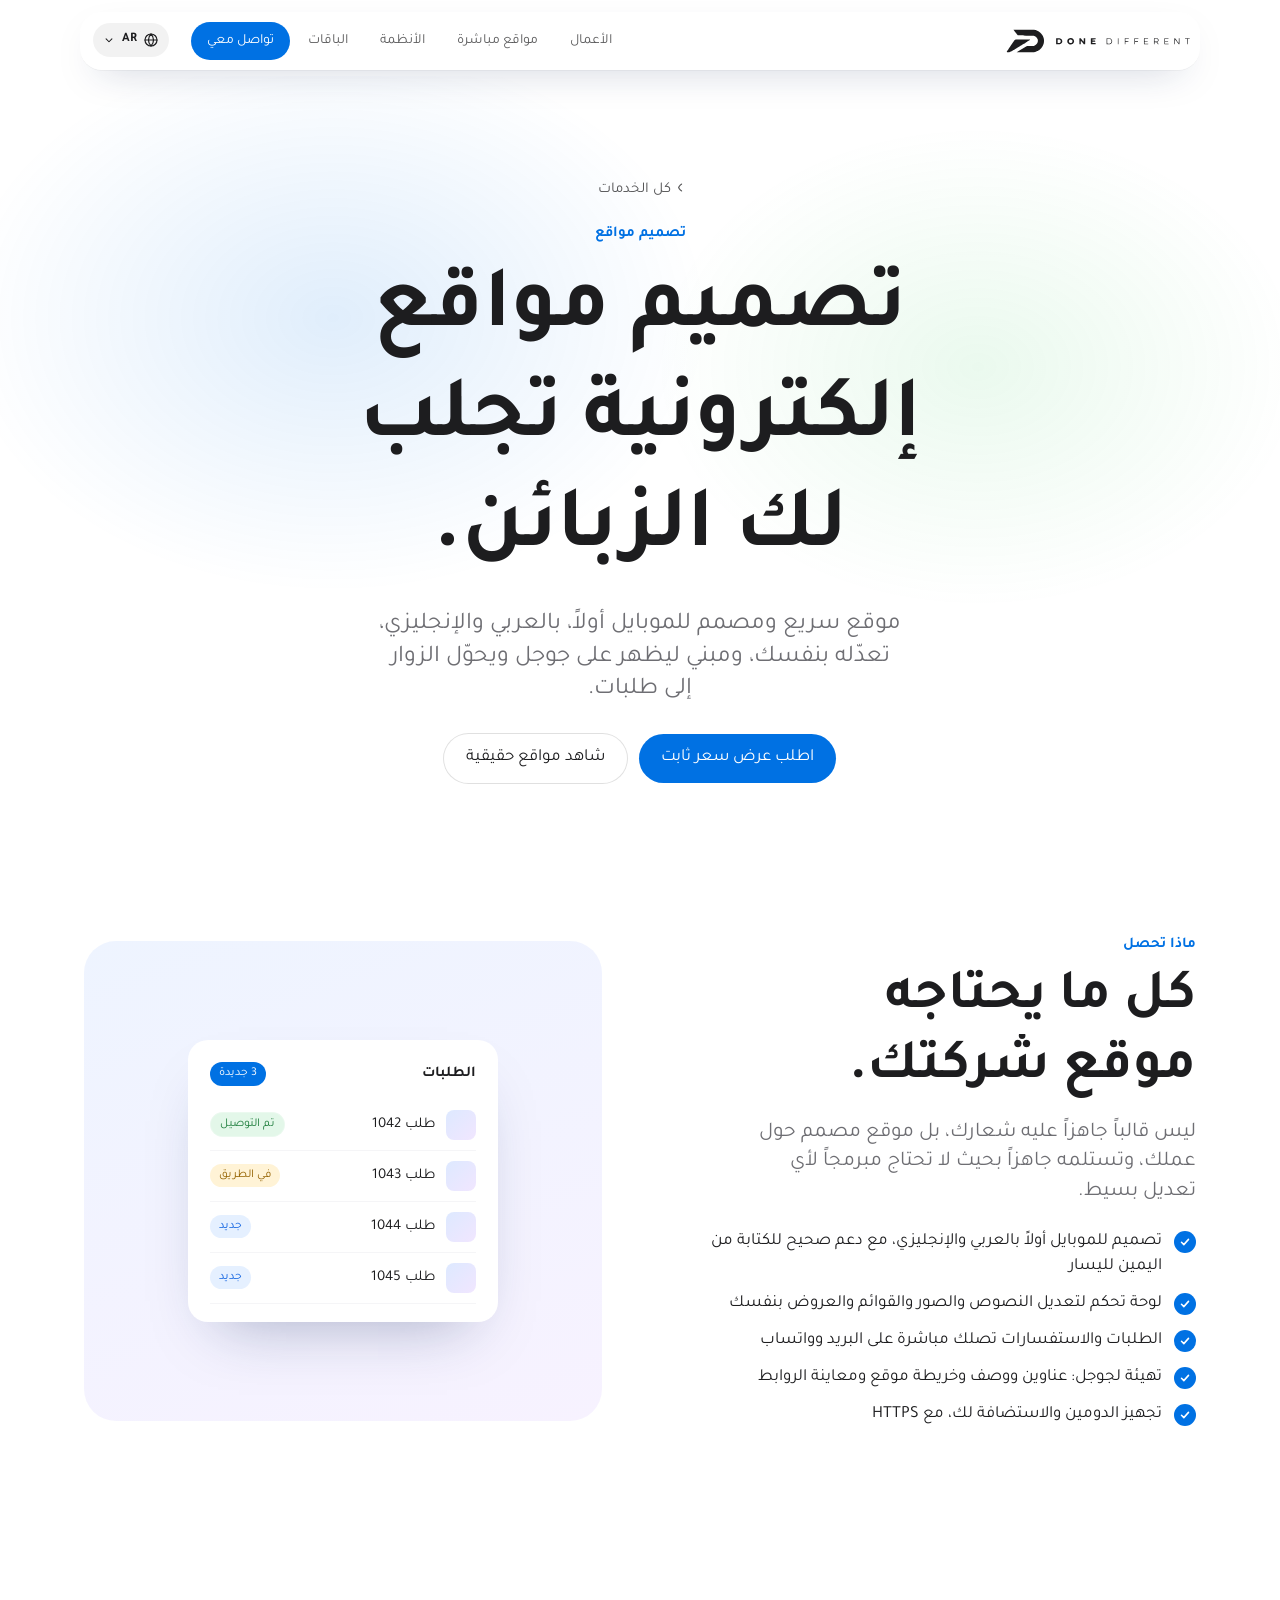
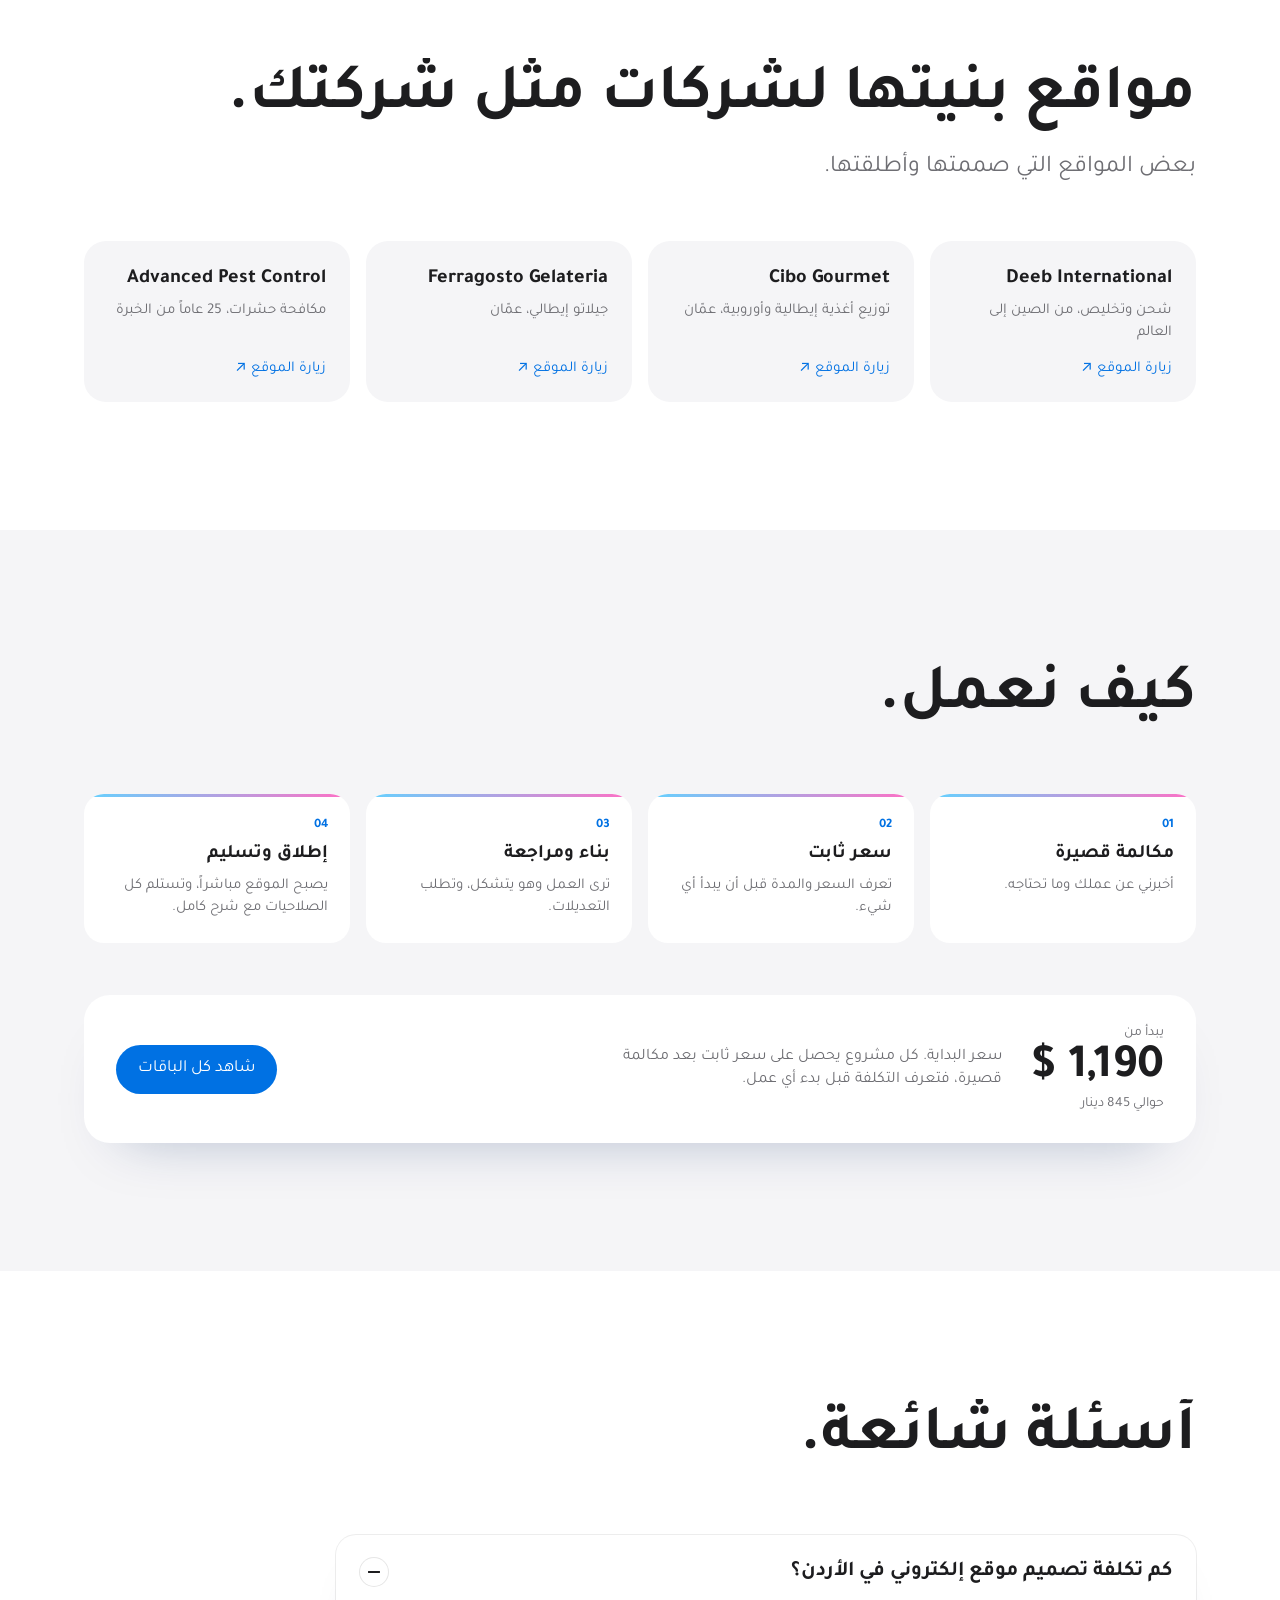
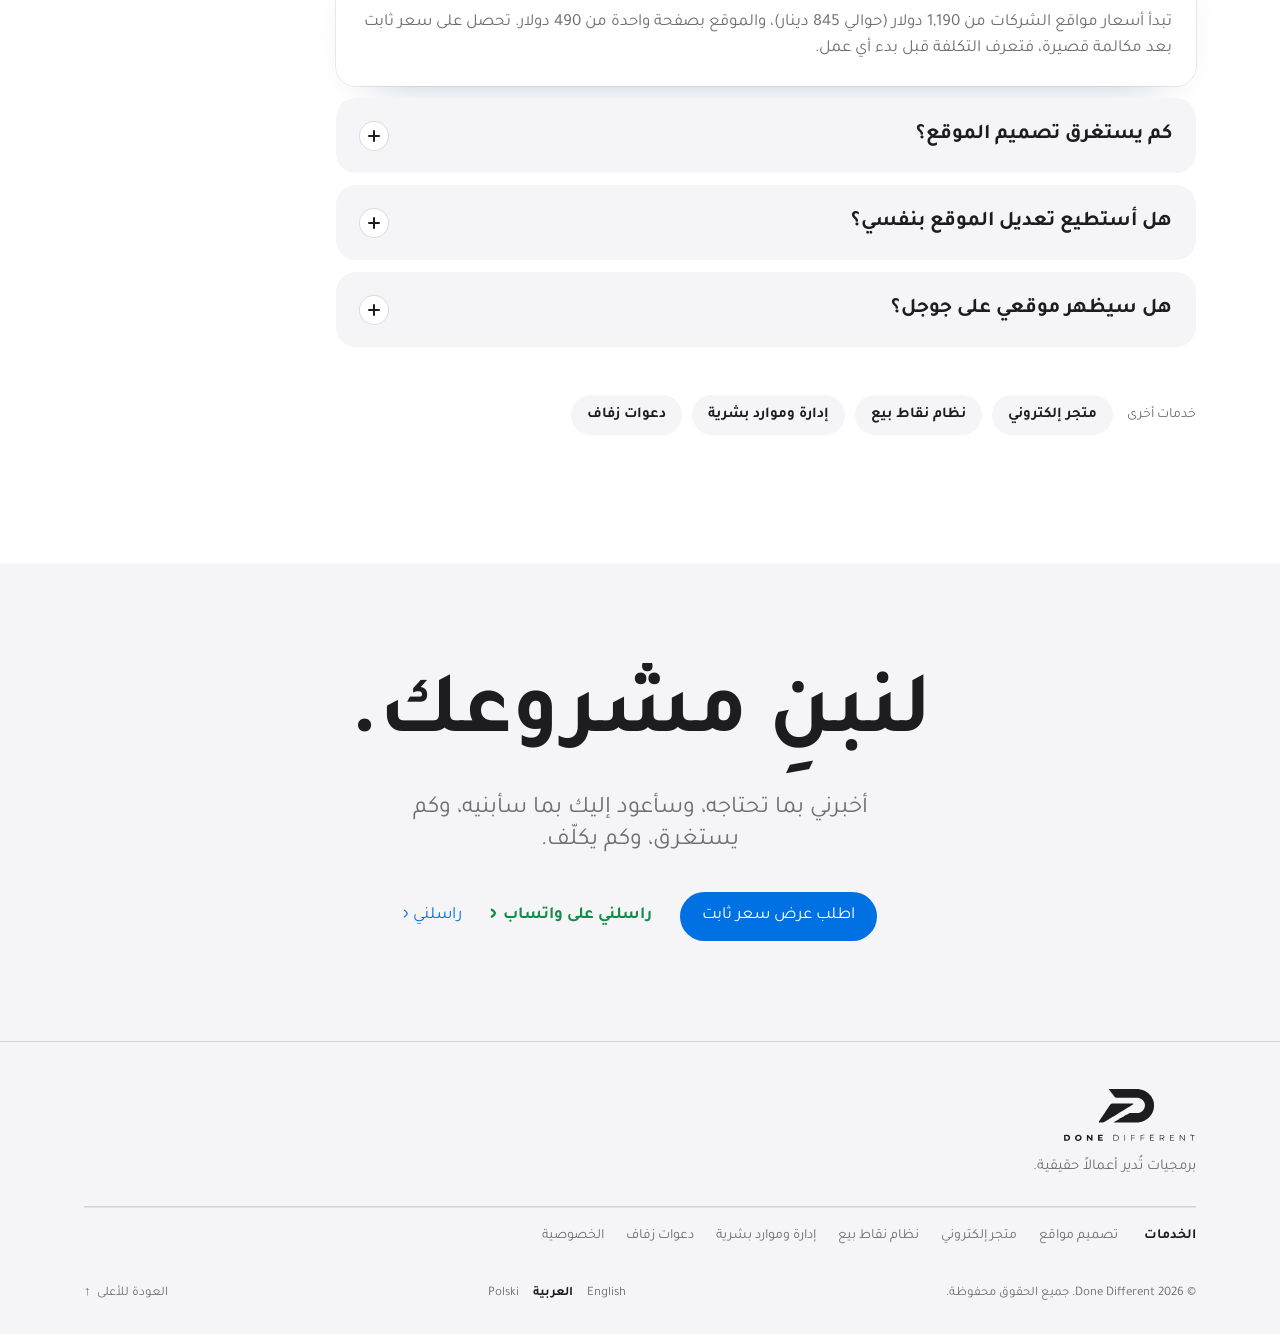
<file: ar/website-design/index.html>
<!DOCTYPE html>
<html lang="ar" dir="rtl">
<head>
<meta charset="utf-8">
<link rel="icon" href="/favicon.ico" sizes="48x48"><link rel="icon" type="image/png" sizes="96x96" href="/favicon-96.png"><link rel="icon" type="image/png" sizes="192x192" href="/favicon-192.png"><link rel="apple-touch-icon" href="/apple-touch-icon.png"><meta name="robots" content="index, follow, max-image-preview:large"><meta name="viewport" content="width=device-width, initial-scale=1">
<title>تصميم مواقع إلكترونية في عمّان والأردن | Done Different</title>
<meta property="og:locale" content="ar_AR"><meta property="og:locale:alternate" content="en_US"><meta property="og:locale:alternate" content="pl_PL"><script type="application/ld+json">[{"@context": "https://schema.org", "@type": "Service", "name": "تصميم مواقع", "serviceType": "تصميم مواقع", "description": "تصميم مواقع إلكترونية للشركات في الأردن، بالعربي والإنجليزي، مع لوحة تحكم تديرها بنفسك، وتهيئة لمحركات البحث، وطلبات عبر واتساب والبريد. تبدأ الأسعار من 1,190 دولار.", "url": "https://systems.donedifferent.net/ar/website-design/", "areaServed": ["Jordan", "Worldwide"], "availableLanguage": ["Arabic", "English"], "provider": {"@type": "Organization", "name": "Done Different", "url": "https://systems.donedifferent.net/", "email": "info@donedifferent.net"}, "offers": {"@type": "Offer", "price": "1190", "priceCurrency": "USD", "url": "https://systems.donedifferent.net/ar/website-design/", "availability": "https://schema.org/InStock", "priceSpecification": {"@type": "PriceSpecification", "minPrice": "1190", "priceCurrency": "USD"}}}, {"@context": "https://schema.org", "@type": "FAQPage", "mainEntity": [{"@type": "Question", "name": "كم تكلفة تصميم موقع إلكتروني في الأردن؟", "acceptedAnswer": {"@type": "Answer", "text": "تبدأ أسعار مواقع الشركات من 1,190 دولار (حوالي 845 دينار)، والموقع بصفحة واحدة من 490 دولار. تحصل على سعر ثابت بعد مكالمة قصيرة، فتعرف التكلفة قبل بدء أي عمل."}}, {"@type": "Question", "name": "كم يستغرق تصميم الموقع؟", "acceptedAnswer": {"@type": "Answer", "text": "معظم مواقع الشركات تجهز خلال أسبوعين إلى أربعة أسابيع، حسب عدد الصفحات وسرعة تجهيز المحتوى."}}, {"@type": "Question", "name": "هل أستطيع تعديل الموقع بنفسي؟", "acceptedAnswer": {"@type": "Answer", "text": "نعم. كل موقع يأتي مع لوحة تحكم خاصة لتعديل النصوص والصور والقوائم والعروض، بالعربي والإنجليزي."}}, {"@type": "Question", "name": "هل سيظهر موقعي على جوجل؟", "acceptedAnswer": {"@type": "Answer", "text": "كل موقع مبني لمحركات البحث: عناوين ووصف صحيح، خريطة موقع، صفحات سريعة ومعاينة للروابط. الترتيب يعتمد أيضاً على المحتوى والمنافسة، وسأخبرك بصراحة بما تتوقعه."}}]}, {"@context": "https://schema.org", "@type": "BreadcrumbList", "itemListElement": [{"@type": "ListItem", "position": 1, "name": "Done Different Systems", "item": "https://systems.donedifferent.net/ar/"}, {"@type": "ListItem", "position": 2, "name": "تصميم مواقع", "item": "https://systems.donedifferent.net/ar/website-design/"}]}]</script><link rel="alternate" hreflang="en" href="https://systems.donedifferent.net/websites/"><link rel="alternate" hreflang="ar" href="https://systems.donedifferent.net/ar/website-design/"><link rel="alternate" hreflang="x-default" href="https://systems.donedifferent.net/websites/"><link rel="canonical" href="https://systems.donedifferent.net/ar/website-design/">
<meta name="theme-color" content="#F5F5F7">
<meta property="og:type" content="website">
<meta property="og:site_name" content="Done Different Systems">
<meta property="og:url" content="https://systems.donedifferent.net/ar/website-design/">
<meta property="og:title" content="تصميم مواقع إلكترونية في عمّان والأردن | Done Different">
<meta property="og:description" content="تصميم مواقع إلكترونية للشركات في الأردن، بالعربي والإنجليزي، مع لوحة تحكم تديرها بنفسك، وتهيئة لمحركات البحث، وطلبات عبر واتساب والبريد. تبدأ الأسعار من 1,190 دولار.">
<meta property="og:image" content="https://systems.donedifferent.net/og/ar-website-design.png">
<meta property="og:image:width" content="1200">
<meta property="og:image:height" content="630">
<meta property="og:image:alt" content="تصميم مواقع إلكترونية في عمّان والأردن">
<meta name="twitter:card" content="summary_large_image">
<meta name="twitter:title" content="تصميم مواقع إلكترونية في عمّان والأردن | Done Different">
<meta name="twitter:description" content="تصميم مواقع إلكترونية للشركات في الأردن، بالعربي والإنجليزي، مع لوحة تحكم تديرها بنفسك، وتهيئة لمحركات البحث، وطلبات عبر واتساب والبريد. تبدأ الأسعار من 1,190 دولار.">
<meta name="twitter:image" content="https://systems.donedifferent.net/og/ar-website-design.png">


<meta name="description" content="تصميم مواقع إلكترونية للشركات في الأردن، بالعربي والإنجليزي، مع لوحة تحكم تديرها بنفسك، وتهيئة لمحركات البحث، وطلبات عبر واتساب والبريد. تبدأ الأسعار من 1,190 دولار.">
<link rel="preconnect" href="https://fonts.googleapis.com">
<link rel="preconnect" href="https://fonts.gstatic.com" crossorigin>
<link href="https://fonts.googleapis.com/css2?family=Inter:wght@400;500;600;700&family=Montserrat:wght@300;700&family=Tajawal:wght@500;700&display=swap" rel="stylesheet">
<link rel="stylesheet" href="/assets/s-9dfa27e787.css">
<script>window.DD_SPY=[]</script><script>window.DD_MAIL={"url": "https://script.google.com/macros/s/AKfycbyFYFGSmdoYCowIifRj9fHhZEJKQX8gg5jzKDLyOiDbAR0hf-uWY4Wv-mmm1ukl56oY/exec"}</script><script>window.DD_T={"words": ["أعمالاً حقيقية.", "متاجر أونلاين.", "كاونتر المحل.", "المستودع.", "كل وردية.", "وحتى الألعاب."], "getin": "تواصل معي", "copied": "تم النسخ", "waPk": "مرحباً! عندي سؤال عن الباقات.", "waForm": "مرحباً! أريد الاستفسار عن مشروع.", "waDone": "مرحباً، أرسلت للتو طلباً عبر موقعكم. اسمي {n}.", "est4": "دعوة زفاف، بسعر ثابت {p}", "est5": "نقاط بيع أو برنامج إدارة، يبدأ من {p}", "est6": "متجر إلكتروني، يبدأ من {p}", "est7": "السعر بعد مكالمة قصيرة", "e4": "أضف رقمك حتى أتواصل معك على واتساب أو بالهاتف.", "e5": "أضف رمز الدولة إلى الرقم، مثل +962 أو +44.", "e6": "تحقق من رقم هاتفك من فضلك.", "est0": "اختر ما تحتاجه", "est1": "موقع إلكتروني، يبدأ من {p}", "est2": "موقع + نقاط بيع أو ERP، يبدأ من {p}", "est3": "الباقة الكاملة، تبدأ من {p}", "bUnder": "أقل من {a}", "bRange": "من {a} إلى {b}", "bOver": "أكثر من {a}", "none": "لم تختر شيئاً بعد", "send": "أرسل الطلب", "cont": "متابعة", "sending": "جارٍ الإرسال…", "e1": "اختر شيئاً واحداً على الأقل.", "e2": "أضف اسمك من فضلك.", "e3": "تحقق من بريدك الإلكتروني من فضلك.", "thanks": "شكراً {n}، وصلني طلبك.", "autosub": "وصلنا طلبك يا {n}", "press": "مرّر للبدء", "sfx_l": "أصوات القائمة", "on": "تشغيل", "off": "إيقاف", "sfx": "تشغيل أو إيقاف أصوات القائمة", "recap": "ما أرسلته", "budgetL": "الميزانية", "noreply": "سأرد عليك على البريد الذي كتبته.", "copied2": "تم النسخ. الصقه في أي رسالة إلى info@donedifferent.net", "copy": "رسالة تأكيد في طريقها إلى بريدك.", "mail": "يُفترض أن يكون تطبيق البريد قد فُتح وكل شيء معبّأ. فقط اضغط إرسال.", "auto": "شكراً لتواصلك مع Done Different. وصلني طلبك وسأقرأه بنفسي، وسأرد عليك قريباً ببعض الأسئلة وموعد لمكالمة قصيرة. زياد عيسى"}</script></head>
<body><svg width="0" height="0" style="position:absolute" aria-hidden="true"><defs><symbol id="dd-mark" viewBox="0 0 960 595"><path fill="currentColor" fill-rule="evenodd" d="M26.8 575.8C24.7 574.7 21.8 572.4 20.4 570.7C16.4 565.9 17.4 562.1 25.9 550.2C29.8 544.7 34.9 537.3 37.3 533.8C39.7 530.3 43.6 524.8 45.9 521.5C48.2 518.2 52.9 511.2 56.3 506.0C59.7 500.8 65.7 491.8 69.7 486.0C73.6 480.2 83.1 466.3 90.6 455.0C98.2 443.7 109.8 426.6 116.5 417.0C128.0 400.6 158.4 355.8 188.7 310.6C215.7 270.6 219.7 266.8 243.5 259.8L251.5 257.5L420.0 257.5C512.7 257.5 589.7 257.8 591.2 258.3C594.6 259.2 599.4 266.1 598.6 268.8C597.7 271.4 596.1 272.5 562.0 293.0C545.2 303.1 527.7 313.9 523.0 317.0C518.3 320.1 513.8 322.9 513.0 323.3C511.2 324.2 509.0 325.6 503.3 329.3C500.9 330.8 498.8 332.0 498.6 332.0C498.3 332.0 496.4 333.2 494.3 334.6C492.2 336.0 489.6 337.6 488.5 338.1C487.4 338.6 483.1 341.2 479.0 344.0C472.8 348.1 447.4 363.9 441.2 367.5C439.0 368.9 432.0 373.2 429.5 374.8C428.4 375.4 426.6 376.5 425.5 377.0C424.4 377.6 422.1 378.9 420.5 379.9C418.9 381.0 415.7 382.8 413.6 384.0C411.5 385.2 406.7 388.0 403.1 390.4C399.5 392.7 393.6 396.4 390.0 398.5C386.4 400.6 381.0 404.1 377.9 406.2C374.8 408.3 372.0 410.0 371.6 410.0C371.2 410.0 366.8 412.6 361.7 415.8C356.6 419.0 344.2 426.6 334.0 432.7C312.4 445.6 287.1 460.9 271.5 470.5C265.4 474.2 256.7 479.6 252.0 482.4C247.3 485.3 238.3 490.9 232.0 494.9C217.7 503.9 194.2 518.4 187.5 522.2C175.8 529.0 173.2 530.5 167.5 534.1C164.2 536.2 156.2 541.2 149.7 545.2C143.2 549.2 136.7 553.3 135.2 554.2C117.7 565.2 96.8 573.6 80.1 576.4C65.2 578.9 31.8 578.6 26.8 575.8ZM267.9 577.1C266.6 576.7 270.8 572.0 272.5 572.0C273.2 572.0 275.5 570.7 277.6 569.2C279.7 567.6 304.7 552.5 333.0 535.5C361.3 518.6 394.6 498.5 407.0 491.0C419.4 483.5 436.9 472.9 446.0 467.5C455.1 462.1 465.4 455.8 469.0 453.5C489.1 440.5 511.5 428.5 522.9 424.5C538.0 419.2 541.9 419.0 610.3 419.0C680.7 419.0 683.3 418.8 701.5 412.8C730.7 403.0 753.1 385.9 769.4 360.8C790.3 328.7 795.6 294.0 785.5 256.5C779.8 235.8 764.0 211.1 747.0 196.2C730.9 182.2 706.5 170.6 685.0 166.7C681.6 166.1 611.6 165.5 498.5 165.1C297.0 164.4 315.3 165.1 300.4 157.8C288.9 152.2 285.5 148.3 237.0 86.1C229.0 75.8 219.7 64.1 216.3 60.0C201.6 42.2 186.0 21.9 186.0 20.6C186.0 19.8 186.8 18.9 187.8 18.6C191.9 17.5 682.5 18.7 693.0 19.9C751.7 26.6 802.1 49.2 851.1 90.7C864.3 101.9 888.3 129.8 899.5 147.0C906.7 158.0 923.3 191.1 926.8 201.5C939.5 238.4 942.5 256.2 942.5 294.0C942.5 339.9 935.8 369.8 916.7 408.5C894.7 453.2 865.7 488.5 826.5 518.1C820.7 522.5 805.2 533.0 804.5 533.0C804.3 533.0 799.8 535.6 794.3 538.8C788.9 542.0 782.0 545.8 779.0 547.2C776.0 548.6 770.0 551.4 765.7 553.4C761.5 555.4 757.4 557.0 756.7 557.0C756.0 557.0 754.9 557.5 754.3 558.1C753.7 558.7 751.7 559.5 749.9 560.0C748.0 560.5 744.0 561.8 741.0 562.9C736.0 564.8 732.5 565.8 714.0 570.5C702.9 573.3 692.2 575.0 678.5 576.0C665.6 577.0 270.8 578.1 267.9 577.1Z"/></symbol><symbol id="dd-word" viewBox="0 0 2221 139"><path fill="currentColor" fill-rule="evenodd" d="M244.5 120.9C229.4 118.5 212.2 106.2 206.0 93.5C195.6 71.9 201.6 44.1 219.6 30.2C230.9 21.5 244.1 17.6 259.6 18.2C293.5 19.6 315.5 44.4 311.7 76.9C308.3 106.0 277.4 126.2 244.5 120.9ZM19.6 118.5C18.3 117.1 18.1 110.8 18.3 68.7L18.5 20.5L42.5 19.9C80.1 19.0 88.3 20.6 102.6 31.8C116.1 42.4 122.1 62.1 117.9 82.2C114.2 99.8 97.6 114.5 77.1 118.4C65.2 120.7 21.8 120.7 19.6 118.5ZM400.2 119.2C398.9 118.3 398.2 23.1 399.5 21.0C399.8 20.4 404.7 20.0 410.5 20.0L420.9 20.0L424.7 24.7C429.1 30.3 437.5 40.3 443.6 47.5C450.5 55.7 455.6 62.1 461.7 70.2C464.9 74.5 468.1 77.9 468.7 78.0C469.7 78.0 470.0 71.3 470.2 49.2L470.5 20.5L479.8 19.6C486.3 19.0 489.8 19.1 491.5 19.8L494.0 21.0L494.0 69.3C494.0 105.5 493.7 117.9 492.8 118.8C492.0 119.6 488.2 120.0 482.2 120.0C473.2 120.0 472.7 119.9 470.5 117.2C469.2 115.7 462.4 107.3 455.4 98.5C448.4 89.7 441.3 80.9 439.6 78.9C437.9 76.9 433.6 71.8 430.1 67.6C426.6 63.4 423.3 60.3 422.9 60.7C422.4 61.2 421.9 74.6 421.8 90.5L421.5 119.5L411.5 119.8C406.0 119.9 400.9 119.6 400.2 119.2ZM587.1 118.6C585.7 117.0 585.7 23.1 587.0 21.0C588.1 19.3 661.7 19.5 663.8 21.2C665.2 22.4 665.3 37.0 663.9 38.4C663.6 38.7 652.1 39.1 638.3 39.2C624.4 39.4 612.9 39.8 612.5 40.1C611.5 41.2 611.2 56.5 612.2 57.8C613.0 58.7 618.7 59.0 634.4 59.0C649.6 59.0 655.9 59.3 656.8 60.2C658.0 61.4 658.5 73.6 657.4 76.4C656.9 77.8 654.0 78.0 635.1 78.0C619.6 78.0 613.1 78.3 612.2 79.2C610.6 80.8 610.6 97.6 612.1 98.6C612.8 99.0 624.5 99.2 638.3 99.2C654.9 99.1 663.8 99.5 664.7 100.2C666.3 101.5 666.5 115.2 665.0 118.1C664.0 119.9 662.5 120.0 626.1 120.0C594.6 120.0 588.0 119.8 587.1 118.6ZM844.7 119.3C844.3 119.0 844.0 96.7 844.0 69.9C844.0 24.4 844.1 21.0 845.8 20.2C848.5 18.8 884.6 18.7 893.0 20.1C911.9 23.0 927.5 37.0 933.2 56.0C934.9 61.9 934.7 77.1 932.7 84.1C928.1 100.8 913.6 114.2 895.5 118.5C889.3 120.0 846.0 120.7 844.7 119.3ZM1028.5 118.8C1028.2 118.1 1028.1 95.7 1028.2 69.0L1028.5 20.5L1032.4 20.2C1034.8 20.0 1036.6 20.4 1037.1 21.2C1038.1 22.7 1038.3 116.0 1037.4 118.4C1036.6 120.4 1029.2 120.6 1028.5 118.8ZM1142.6 119.2C1142.0 118.2 1141.7 21.0 1142.3 20.4C1142.5 20.2 1156.7 20.0 1173.9 20.0C1206.2 19.9 1208.0 20.1 1208.0 24.0C1208.0 28.5 1206.0 28.8 1178.5 29.0C1164.2 29.0 1152.2 29.4 1151.7 29.9C1151.3 30.3 1151.1 38.7 1151.2 48.6L1151.5 66.5L1175.4 66.8C1201.4 67.1 1202.3 67.3 1201.8 72.4L1201.5 75.5L1177.6 75.8C1162.2 75.9 1153.2 76.4 1152.4 77.1C1151.4 77.9 1151.0 83.3 1150.8 98.9L1150.5 119.5L1146.8 119.8C1144.8 120.0 1142.9 119.7 1142.6 119.2ZM1299.1 118.6C1298.3 117.7 1298.1 103.8 1298.2 68.9L1298.5 20.5L1329.0 20.0C1345.8 19.7 1360.5 19.8 1361.8 20.2C1364.3 21.0 1365.0 26.2 1362.8 27.7C1362.1 28.1 1349.6 28.7 1335.0 29.0L1308.5 29.5L1308.5 48.0L1308.5 66.5L1332.8 66.8L1357.1 67.0L1358.2 69.6C1360.8 75.2 1359.8 75.4 1332.9 76.0L1308.5 76.5L1307.9 98.0C1307.6 109.8 1307.3 119.6 1307.2 119.8C1306.5 120.6 1300.0 119.8 1299.1 118.6ZM1455.7 119.3C1454.7 118.4 1454.8 21.2 1455.8 20.7C1456.4 20.2 1515.8 19.5 1520.2 19.9C1522.4 20.0 1523.5 24.2 1522.0 26.9C1520.9 29.0 1520.4 29.1 1493.8 29.0C1478.9 28.9 1466.3 29.3 1465.8 29.8C1465.3 30.3 1465.1 38.0 1465.2 47.1L1465.5 63.5L1490.4 64.0L1515.3 64.5L1516.3 67.3C1518.1 72.8 1517.2 73.0 1491.0 73.0C1472.0 73.0 1467.0 73.3 1466.1 74.4C1465.3 75.3 1465.0 81.2 1465.2 93.1L1465.5 110.5L1493.9 110.8C1512.8 110.9 1522.8 111.4 1523.7 112.1C1525.3 113.5 1525.4 117.2 1523.8 118.8C1522.5 120.1 1456.9 120.6 1455.7 119.3ZM1618.5 118.8C1618.2 118.1 1618.1 95.7 1618.2 69.0L1618.5 20.5L1645.0 20.5C1674.8 20.5 1675.1 20.6 1684.1 28.7C1691.5 35.4 1694.0 41.1 1694.0 51.6C1694.0 59.8 1693.7 61.3 1690.9 66.9C1687.7 73.4 1680.1 80.2 1674.6 81.6C1673.2 81.9 1672.0 82.7 1672.0 83.2C1672.0 84.7 1680.5 97.8 1687.8 107.5C1695.5 117.9 1695.8 120.0 1689.6 120.0C1684.7 120.0 1683.9 119.3 1675.5 106.5C1669.6 97.7 1661.2 86.2 1659.9 85.4C1659.1 84.9 1636.4 84.6 1628.8 85.0C1628.4 85.0 1627.9 92.8 1627.8 102.2L1627.5 119.5L1623.2 119.8C1620.4 120.0 1618.8 119.7 1618.5 118.8ZM1790.1 118.6C1789.3 117.7 1789.1 103.8 1789.2 68.9L1789.5 20.5L1822.7 20.2C1854.4 20.0 1855.9 20.1 1856.5 21.9C1856.8 22.9 1856.6 24.9 1856.0 26.4L1855.0 29.1L1828.0 29.0C1813.2 28.9 1800.6 29.2 1800.0 29.5C1798.6 30.3 1798.7 62.7 1800.0 63.5C1800.6 63.9 1812.0 64.2 1825.3 64.3L1849.5 64.5L1849.5 68.5L1849.5 72.5L1825.0 72.8C1807.0 73.0 1800.4 73.4 1799.8 74.3C1798.9 75.7 1798.7 107.1 1799.6 109.4C1800.1 110.8 1803.6 111.0 1827.9 111.0C1857.0 111.0 1858.0 111.1 1858.0 115.5C1858.0 119.9 1857.2 120.0 1823.4 120.0C1797.5 120.0 1791.0 119.7 1790.1 118.6ZM1953.0 118.1C1951.5 115.1 1951.6 22.8 1953.2 21.2C1954.8 19.6 1960.2 19.7 1962.2 21.2C1963.0 21.9 1969.3 29.7 1976.1 38.5C1982.8 47.3 1991.6 58.5 1995.5 63.5C1999.4 68.5 2003.7 74.1 2005.0 76.0C2006.3 77.9 2009.4 81.9 2011.7 84.8C2014.0 87.6 2017.5 92.5 2019.5 95.5C2021.4 98.5 2023.4 101.0 2024.0 101.0C2024.7 101.0 2025.0 87.3 2025.0 61.0L2025.0 21.0L2027.6 20.0C2029.4 19.3 2031.0 19.3 2032.8 20.3L2035.5 21.5L2035.6 69.3C2035.8 121.7 2035.9 120.0 2029.8 120.0C2027.8 120.0 2026.1 119.1 2024.5 117.2C2020.7 112.8 2006.0 93.9 1990.5 73.5C1969.5 45.8 1964.5 39.5 1963.5 39.5C1962.9 39.5 1962.4 55.6 1962.2 78.5C1962.0 100.0 1961.7 118.1 1961.5 118.8C1960.8 120.8 1954.2 120.3 1953.0 118.1ZM2160.2 118.8C2159.3 117.9 2159.0 106.5 2159.0 73.9C2159.0 40.0 2158.7 29.9 2157.8 29.3C2157.1 28.9 2150.1 28.7 2142.2 28.9C2132.0 29.1 2127.5 28.8 2126.5 28.0C2124.7 26.5 2124.5 21.6 2126.2 20.4C2126.9 19.9 2144.6 19.7 2165.5 20.0L2203.5 20.5L2203.8 24.2C2204.2 28.9 2204.1 28.9 2184.5 29.3L2169.5 29.5L2169.2 73.4C2169.1 103.8 2168.6 117.7 2167.9 118.7C2166.5 120.3 2161.8 120.4 2160.2 118.8ZM893.4 108.5C909.4 104.7 919.6 94.5 922.9 79.2C927.1 59.5 918.7 40.8 902.2 32.9L895.5 29.6L875.6 29.2C861.5 28.9 855.6 29.1 855.1 29.9C854.2 31.3 853.7 105.5 854.5 108.1C855.1 109.9 856.3 110.0 871.3 110.0C881.6 109.9 889.6 109.4 893.4 108.5ZM269.6 97.1C286.8 89.6 291.8 64.3 279.0 48.8C271.4 39.6 254.5 36.5 243.0 42.2C226.0 50.6 221.6 76.6 234.8 91.2C242.5 99.8 257.5 102.3 269.6 97.1ZM75.3 97.3C90.3 91.9 96.9 76.3 92.0 57.9C90.1 50.8 84.2 45.0 75.8 41.9C70.4 39.9 46.5 38.4 44.2 39.8C43.2 40.5 42.9 46.7 43.0 69.0C43.0 84.5 43.3 97.7 43.6 98.1C44.6 99.8 70.1 99.1 75.3 97.3ZM1670.1 73.1C1687.5 65.4 1689.0 40.4 1672.7 31.8C1668.9 29.8 1666.5 29.5 1649.0 29.0C1638.3 28.7 1629.2 28.6 1628.8 28.8C1628.3 29.0 1628.0 39.4 1628.0 52.1L1628.0 75.0L1646.9 75.0C1663.4 75.0 1666.3 74.8 1670.1 73.1Z"/></symbol><symbol id="dd-full" viewBox="0 0 2221 903"><path fill="currentColor" fill-rule="evenodd" d="M244.5 884.9C229.4 882.5 212.2 870.2 206.0 857.5C195.6 835.9 201.6 808.1 219.6 794.2C230.9 785.5 244.1 781.6 259.6 782.2C293.5 783.6 315.5 808.4 311.7 840.9C308.3 870.0 277.4 890.2 244.5 884.9ZM19.6 882.5C18.3 881.1 18.1 874.8 18.3 832.7L18.5 784.5L42.5 783.9C80.1 783.0 88.3 784.6 102.6 795.8C116.1 806.4 122.1 826.1 117.9 846.2C114.2 863.8 97.6 878.5 77.1 882.4C65.2 884.7 21.8 884.7 19.6 882.5ZM400.2 883.2C398.9 882.3 398.2 787.1 399.5 785.0C399.8 784.4 404.7 784.0 410.5 784.0L420.9 784.0L424.7 788.7C429.1 794.3 437.5 804.3 443.6 811.5C450.5 819.7 455.6 826.1 461.7 834.2C464.9 838.5 468.1 841.9 468.7 842.0C469.7 842.0 470.0 835.3 470.2 813.2L470.5 784.5L479.8 783.6C486.3 783.0 489.8 783.1 491.5 783.8L494.0 785.0L494.0 833.3C494.0 869.5 493.7 881.9 492.8 882.8C492.0 883.6 488.2 884.0 482.2 884.0C473.2 884.0 472.7 883.9 470.5 881.2C469.2 879.7 462.4 871.3 455.4 862.5C448.4 853.7 441.3 844.9 439.6 842.9C437.9 840.9 433.6 835.8 430.1 831.6C426.6 827.4 423.3 824.3 422.9 824.7C422.4 825.2 421.9 838.6 421.8 854.5L421.5 883.5L411.5 883.8C406.0 883.9 400.9 883.6 400.2 883.2ZM587.1 882.6C585.7 881.0 585.7 787.1 587.0 785.0C588.1 783.3 661.7 783.5 663.8 785.2C665.2 786.4 665.3 801.0 663.9 802.4C663.6 802.7 652.1 803.1 638.3 803.2C624.4 803.4 612.9 803.8 612.5 804.1C611.5 805.2 611.2 820.5 612.2 821.8C613.0 822.7 618.7 823.0 634.4 823.0C649.6 823.0 655.9 823.3 656.8 824.2C658.0 825.4 658.5 837.6 657.4 840.4C656.9 841.8 654.0 842.0 635.1 842.0C619.6 842.0 613.1 842.3 612.2 843.2C610.6 844.8 610.6 861.6 612.1 862.6C612.8 863.0 624.5 863.2 638.3 863.2C654.9 863.1 663.8 863.5 664.7 864.2C666.3 865.5 666.5 879.2 665.0 882.1C664.0 883.9 662.5 884.0 626.1 884.0C594.6 884.0 588.0 883.8 587.1 882.6ZM844.7 883.3C844.3 883.0 844.0 860.7 844.0 833.9C844.0 788.4 844.1 785.0 845.8 784.2C848.5 782.8 884.6 782.7 893.0 784.1C911.9 787.0 927.5 801.0 933.2 820.0C934.9 825.9 934.7 841.1 932.7 848.1C928.1 864.8 913.6 878.2 895.5 882.5C889.3 884.0 846.0 884.7 844.7 883.3ZM1028.5 882.8C1028.2 882.1 1028.1 859.7 1028.2 833.0L1028.5 784.5L1032.4 784.2C1034.8 784.0 1036.6 784.4 1037.1 785.2C1038.1 786.7 1038.3 880.0 1037.4 882.4C1036.6 884.4 1029.2 884.6 1028.5 882.8ZM1142.6 883.2C1142.0 882.2 1141.7 785.0 1142.3 784.4C1142.5 784.2 1156.7 784.0 1173.9 784.0C1206.2 783.9 1208.0 784.1 1208.0 788.0C1208.0 792.5 1206.0 792.8 1178.5 793.0C1164.2 793.0 1152.2 793.4 1151.7 793.9C1151.3 794.3 1151.1 802.7 1151.2 812.6L1151.5 830.5L1175.4 830.8C1201.4 831.1 1202.3 831.3 1201.8 836.4L1201.5 839.5L1177.6 839.8C1162.2 839.9 1153.2 840.4 1152.4 841.1C1151.4 841.9 1151.0 847.3 1150.8 862.9L1150.5 883.5L1146.8 883.8C1144.8 884.0 1142.9 883.7 1142.6 883.2ZM1299.1 882.6C1298.3 881.7 1298.1 867.8 1298.2 832.9L1298.5 784.5L1329.0 784.0C1345.8 783.7 1360.5 783.8 1361.8 784.2C1364.3 785.0 1365.0 790.2 1362.8 791.7C1362.1 792.1 1349.6 792.7 1335.0 793.0L1308.5 793.5L1308.5 812.0L1308.5 830.5L1332.8 830.8L1357.1 831.0L1358.2 833.6C1360.8 839.2 1359.8 839.4 1332.9 840.0L1308.5 840.5L1307.9 862.0C1307.6 873.8 1307.3 883.6 1307.2 883.8C1306.5 884.6 1300.0 883.8 1299.1 882.6ZM1455.7 883.3C1454.7 882.4 1454.8 785.2 1455.8 784.7C1456.4 784.2 1515.8 783.5 1520.2 783.9C1522.4 784.0 1523.5 788.2 1522.0 790.9C1520.9 793.0 1520.4 793.1 1493.8 793.0C1478.9 792.9 1466.3 793.3 1465.8 793.8C1465.3 794.3 1465.1 802.0 1465.2 811.1L1465.5 827.5L1490.4 828.0L1515.3 828.5L1516.3 831.3C1518.1 836.8 1517.2 837.0 1491.0 837.0C1472.0 837.0 1467.0 837.3 1466.1 838.4C1465.3 839.3 1465.0 845.2 1465.2 857.1L1465.5 874.5L1493.9 874.8C1512.8 874.9 1522.8 875.4 1523.7 876.1C1525.3 877.5 1525.4 881.2 1523.8 882.8C1522.5 884.1 1456.9 884.6 1455.7 883.3ZM1618.5 882.8C1618.2 882.1 1618.1 859.7 1618.2 833.0L1618.5 784.5L1645.0 784.5C1674.8 784.5 1675.1 784.6 1684.1 792.7C1691.5 799.4 1694.0 805.1 1694.0 815.6C1694.0 823.8 1693.7 825.3 1690.9 830.9C1687.7 837.4 1680.1 844.2 1674.6 845.6C1673.2 845.9 1672.0 846.7 1672.0 847.2C1672.0 848.7 1680.5 861.8 1687.8 871.5C1695.5 881.9 1695.8 884.0 1689.6 884.0C1684.7 884.0 1683.9 883.3 1675.5 870.5C1669.6 861.7 1661.2 850.2 1659.9 849.4C1659.1 848.9 1636.4 848.6 1628.8 849.0C1628.4 849.0 1627.9 856.8 1627.8 866.2L1627.5 883.5L1623.2 883.8C1620.4 884.0 1618.8 883.7 1618.5 882.8ZM1790.1 882.6C1789.3 881.7 1789.1 867.8 1789.2 832.9L1789.5 784.5L1822.7 784.2C1854.4 784.0 1855.9 784.1 1856.5 785.9C1856.8 786.9 1856.6 788.9 1856.0 790.4L1855.0 793.1L1828.0 793.0C1813.2 792.9 1800.6 793.2 1800.0 793.5C1798.6 794.3 1798.7 826.7 1800.0 827.5C1800.6 827.9 1812.0 828.2 1825.3 828.3L1849.5 828.5L1849.5 832.5L1849.5 836.5L1825.0 836.8C1807.0 837.0 1800.4 837.4 1799.8 838.3C1798.9 839.7 1798.7 871.1 1799.6 873.4C1800.1 874.8 1803.6 875.0 1827.9 875.0C1857.0 875.0 1858.0 875.1 1858.0 879.5C1858.0 883.9 1857.2 884.0 1823.4 884.0C1797.5 884.0 1791.0 883.7 1790.1 882.6ZM1953.0 882.1C1951.5 879.1 1951.6 786.8 1953.2 785.2C1954.8 783.6 1960.2 783.7 1962.2 785.2C1963.0 785.9 1969.3 793.7 1976.1 802.5C1982.8 811.3 1991.6 822.5 1995.5 827.5C1999.4 832.5 2003.7 838.1 2005.0 840.0C2006.3 841.9 2009.4 845.9 2011.7 848.8C2014.0 851.6 2017.5 856.5 2019.5 859.5C2021.4 862.5 2023.4 865.0 2024.0 865.0C2024.7 865.0 2025.0 851.3 2025.0 825.0L2025.0 785.0L2027.6 784.0C2029.4 783.3 2031.0 783.3 2032.8 784.3L2035.5 785.5L2035.6 833.3C2035.8 885.7 2035.9 884.0 2029.8 884.0C2027.8 884.0 2026.1 883.1 2024.5 881.2C2020.7 876.8 2006.0 857.9 1990.5 837.5C1969.5 809.8 1964.5 803.5 1963.5 803.5C1962.9 803.5 1962.4 819.6 1962.2 842.5C1962.0 864.0 1961.7 882.1 1961.5 882.8C1960.8 884.8 1954.2 884.3 1953.0 882.1ZM2160.2 882.8C2159.3 881.9 2159.0 870.5 2159.0 837.9C2159.0 804.0 2158.7 793.9 2157.8 793.3C2157.1 792.9 2150.1 792.7 2142.2 792.9C2132.0 793.1 2127.5 792.8 2126.5 792.0C2124.7 790.5 2124.5 785.6 2126.2 784.4C2126.9 783.9 2144.6 783.7 2165.5 784.0L2203.5 784.5L2203.8 788.2C2204.2 792.9 2204.1 792.9 2184.5 793.3L2169.5 793.5L2169.2 837.4C2169.1 867.8 2168.6 881.7 2167.9 882.7C2166.5 884.3 2161.8 884.4 2160.2 882.8ZM893.4 872.5C909.4 868.7 919.6 858.5 922.9 843.2C927.1 823.5 918.7 804.8 902.2 796.9L895.5 793.6L875.6 793.2C861.5 792.9 855.6 793.1 855.1 793.9C854.2 795.3 853.7 869.5 854.5 872.1C855.1 873.9 856.3 874.0 871.3 874.0C881.6 873.9 889.6 873.4 893.4 872.5ZM269.6 861.1C286.8 853.6 291.8 828.3 279.0 812.8C271.4 803.6 254.5 800.5 243.0 806.2C226.0 814.6 221.6 840.6 234.8 855.2C242.5 863.8 257.5 866.3 269.6 861.1ZM75.3 861.3C90.3 855.9 96.9 840.3 92.0 821.9C90.1 814.8 84.2 809.0 75.8 805.9C70.4 803.9 46.5 802.4 44.2 803.8C43.2 804.5 42.9 810.7 43.0 833.0C43.0 848.5 43.3 861.7 43.6 862.1C44.6 863.8 70.1 863.1 75.3 861.3ZM1670.1 837.1C1687.5 829.4 1689.0 804.4 1672.7 795.8C1668.9 793.8 1666.5 793.5 1649.0 793.0C1638.3 792.7 1629.2 792.6 1628.8 792.8C1628.3 793.0 1628.0 803.4 1628.0 816.1L1628.0 839.0L1646.9 839.0C1663.4 839.0 1666.3 838.8 1670.1 837.1ZM606.8 575.8C604.7 574.7 601.8 572.4 600.4 570.7C596.4 565.9 597.4 562.1 605.9 550.2C609.8 544.7 614.9 537.3 617.3 533.8C619.7 530.3 623.6 524.8 625.9 521.5C628.2 518.2 632.9 511.2 636.3 506.0C639.7 500.8 645.7 491.8 649.7 486.0C653.6 480.2 663.1 466.3 670.6 455.0C678.2 443.7 689.8 426.6 696.5 417.0C708.0 400.6 738.4 355.8 768.7 310.6C795.7 270.6 799.7 266.8 823.5 259.8L831.5 257.5L1000.0 257.5C1092.7 257.5 1169.7 257.8 1171.2 258.3C1174.6 259.2 1179.4 266.1 1178.6 268.8C1177.7 271.4 1176.1 272.5 1142.0 293.0C1125.2 303.1 1107.7 313.9 1103.0 317.0C1098.3 320.1 1093.8 322.9 1093.0 323.3C1091.2 324.2 1089.0 325.6 1083.3 329.3C1080.9 330.8 1078.8 332.0 1078.6 332.0C1078.3 332.0 1076.4 333.2 1074.3 334.6C1072.2 336.0 1069.6 337.6 1068.5 338.1C1067.4 338.6 1063.1 341.2 1059.0 344.0C1052.8 348.1 1027.4 363.9 1021.2 367.5C1019.0 368.9 1012.0 373.2 1009.5 374.8C1008.4 375.4 1006.6 376.5 1005.5 377.0C1004.4 377.6 1002.1 378.9 1000.5 379.9C998.9 381.0 995.7 382.8 993.6 384.0C991.5 385.2 986.7 388.0 983.1 390.4C979.5 392.7 973.6 396.4 970.0 398.5C966.4 400.6 961.0 404.1 957.9 406.2C954.8 408.3 952.0 410.0 951.6 410.0C951.2 410.0 946.8 412.6 941.7 415.8C936.6 419.0 924.2 426.6 914.0 432.7C892.4 445.6 867.1 460.9 851.5 470.5C845.5 474.2 836.7 479.6 832.0 482.4C827.3 485.3 818.3 490.9 812.0 494.9C797.7 503.9 774.2 518.4 767.5 522.2C755.8 529.0 753.2 530.5 747.5 534.1C744.2 536.2 736.2 541.2 729.7 545.2C723.2 549.2 716.7 553.3 715.2 554.2C697.7 565.2 676.8 573.6 660.1 576.4C645.2 578.9 611.8 578.6 606.8 575.8ZM847.9 577.1C846.6 576.7 850.8 572.0 852.5 572.0C853.2 572.0 855.5 570.7 857.6 569.2C859.7 567.6 884.7 552.5 913.0 535.5C941.3 518.6 974.6 498.5 987.0 491.0C999.4 483.5 1016.9 472.9 1026.0 467.5C1035.1 462.1 1045.4 455.8 1049.0 453.5C1069.1 440.5 1091.5 428.5 1102.9 424.5C1118.0 419.2 1121.9 419.0 1190.3 419.0C1260.7 419.0 1263.3 418.8 1281.5 412.8C1310.7 403.0 1333.1 385.9 1349.4 360.8C1370.3 328.7 1375.6 294.0 1365.5 256.5C1359.8 235.8 1344.0 211.1 1327.0 196.2C1310.9 182.2 1286.5 170.6 1265.0 166.7C1261.6 166.1 1191.6 165.5 1078.5 165.1C877.0 164.4 895.3 165.1 880.4 157.8C868.9 152.2 865.5 148.3 817.0 86.1C809.0 75.8 799.7 64.1 796.3 60.0C781.6 42.2 766.0 21.9 766.0 20.6C766.0 19.8 766.8 18.9 767.8 18.6C771.9 17.5 1262.5 18.7 1273.0 19.9C1331.7 26.6 1382.1 49.2 1431.1 90.7C1444.3 101.9 1468.3 129.8 1479.5 147.0C1486.7 158.0 1503.3 191.1 1506.8 201.5C1519.5 238.4 1522.5 256.2 1522.5 294.0C1522.5 339.9 1515.8 369.8 1496.7 408.5C1474.7 453.2 1445.7 488.5 1406.5 518.1C1400.7 522.5 1385.2 533.0 1384.5 533.0C1384.3 533.0 1379.8 535.6 1374.3 538.8C1368.9 542.0 1362.0 545.8 1359.0 547.2C1356.0 548.6 1350.0 551.4 1345.7 553.4C1341.5 555.4 1337.4 557.0 1336.7 557.0C1336.0 557.0 1334.9 557.5 1334.3 558.1C1333.7 558.7 1331.7 559.5 1329.9 560.0C1328.0 560.5 1324.0 561.8 1321.0 562.9C1316.0 564.8 1312.5 565.8 1294.0 570.5C1282.9 573.3 1272.2 575.0 1258.5 576.0C1245.6 577.0 850.8 578.1 847.9 577.1Z"/></symbol></defs></svg>

<nav class="nav" id="nav" aria-label="القائمة الرئيسية">
  <div class="wrap">
    <a class="name dd" href="/ar/" aria-label="Done Different، الصفحة الرئيسية"><svg class="dd-mark" viewBox="0 0 960 595" aria-hidden="true"><use href="#dd-mark"/></svg><svg class="dd-word" viewBox="0 0 2221 139" aria-hidden="true"><use href="#dd-word"/></svg></a>
    <ul id="menu"><li><a href="/ar/#work">الأعمال</a></li><li><a href="/ar/#sites">مواقع مباشرة</a></li><li><a href="/ar/#systems">الأنظمة</a></li><li><a href="/ar/#start">الباقات</a></li><li><a class="pill sm" href="/ar/#start">تواصل معي</a></li></ul>
    <div class="lang-dd"><button type="button" class="lang-btn" aria-haspopup="true" aria-expanded="false" aria-label="Language: العربية"><svg viewBox="0 0 24 24" aria-hidden="true"><circle cx="12" cy="12" r="9"/><path d="M3 12h18M12 3c2.6 2.6 3.8 5.6 3.8 9s-1.2 6.4-3.8 9c-2.6-2.6-3.8-5.6-3.8-9S9.4 5.6 12 3z"/></svg><span>AR</span><svg class="chev" viewBox="0 0 24 24" aria-hidden="true"><path d="m7 10 5 5 5-5"/></svg></button><div class="lang-menu" role="menu"><a role="menuitem" href="/websites/" hreflang="en" lang="en" data-lang-link><span>English</span><small>EN</small></a><a role="menuitem" href="/ar/website-design/" hreflang="ar" lang="ar" data-lang-link aria-current="true"><span>العربية</span><small>AR</small></a><a role="menuitem" href="/pl/" hreflang="pl" lang="pl" data-lang-link><span>Polski</span><small>PL</small></a></div></div>
    <button class="menu-btn" id="menu-btn" aria-label="فتح القائمة" aria-expanded="false" aria-controls="menu"><span></span><span></span><span></span></button>
  </div>
</nav>

<main id="top">
<div class="page" data-page="home"><section class="sys-hero svc-hero"><div class="wrap"><a class="back" href="/ar/#services">كل الخدمات</a><span class="svc-kind">تصميم مواقع</span><h1 class="split">تصميم مواقع إلكترونية تجلب لك الزبائن.</h1><p class="lead">موقع سريع ومصمم للموبايل أولاً، بالعربي والإنجليزي، تعدّله بنفسك، ومبني ليظهر على جوجل ويحوّل الزوار إلى طلبات.</p><div class="svc-ctas"><a class="pill" href="/ar/#start">اطلب عرض سعر ثابت</a><a class="pill ghost" href="/ar/#sites">شاهد مواقع حقيقية</a></div></div></section><section class="sys"><div class="wrap sys-grid"><div class="sys-copy"><div class="sys-kind">ماذا تحصل</div><h2 class="split">كل ما يحتاجه موقع شركتك.</h2><p>ليس قالباً جاهزاً عليه شعارك، بل موقع مصمم حول عملك، وتستلمه جاهزاً بحيث لا تحتاج مبرمجاً لأي تعديل بسيط.</p><ul class="ticks"><li>تصميم للموبايل أولاً بالعربي والإنجليزي، مع دعم صحيح للكتابة من اليمين لليسار</li><li>لوحة تحكم لتعديل النصوص والصور والقوائم والعروض بنفسك</li><li>الطلبات والاستفسارات تصلك مباشرة على البريد وواتساب</li><li>تهيئة لجوجل: عناوين ووصف وخريطة موقع ومعاينة الروابط</li><li>تجهيز الدومين والاستضافة لك، مع HTTPS</li></ul></div><div class="sys-art" aria-hidden="true">
        <div class="dash">
          <div class="d-head"><b>الطلبات</b><span class="d-pill">3 جديدة</span></div>
          <div class="d-row"><i></i><span>طلب 1042</span><em class="g">تم التوصيل</em></div>
          <div class="d-row"><i></i><span>طلب 1043</span><em class="y">في الطريق</em></div>
          <div class="d-row"><i></i><span>طلب 1044</span><em class="b">جديد</em></div>
          <div class="d-row"><i></i><span>طلب 1045</span><em class="b">جديد</em></div>
        </div>
      </div></div></section><section class="svc-who"><div class="wrap"><div class="head"><h2 class="split">مواقع بنيتها لشركات مثل شركتك.</h2><p>بعض المواقع التي صممتها وأطلقتها.</p></div><div class="svc-clients"><a class="svc-client" href="https://deebinternational.com" target="_blank" rel="noopener"><b>Deeb International</b><span>شحن وتخليص، من الصين إلى العالم</span><em>زيارة الموقع ↗</em></a><a class="svc-client" href="https://cibogourmet.co" target="_blank" rel="noopener"><b>Cibo Gourmet</b><span>توزيع أغذية إيطالية وأوروبية، عمّان</span><em>زيارة الموقع ↗</em></a><a class="svc-client" href="https://ferragosto.ferragosto.workers.dev" target="_blank" rel="noopener"><b>Ferragosto Gelateria</b><span>جيلاتو إيطالي، عمّان</span><em>زيارة الموقع ↗</em></a><a class="svc-client" href="https://advanced-pest-control.zeddev.workers.dev/en" target="_blank" rel="noopener"><b>Advanced Pest Control</b><span>مكافحة حشرات، 25 عاماً من الخبرة</span><em>زيارة الموقع ↗</em></a></div></div></section><section class="svc-how"><div class="wrap"><div class="head"><h2 class="split">كيف نعمل.</h2></div><ol class="pipe"><li><span class="n">01</span><b>مكالمة قصيرة</b><span>أخبرني عن عملك وما تحتاجه.</span></li><li><span class="n">02</span><b>سعر ثابت</b><span>تعرف السعر والمدة قبل أن يبدأ أي شيء.</span></li><li><span class="n">03</span><b>بناء ومراجعة</b><span>ترى العمل وهو يتشكل، وتطلب التعديلات.</span></li><li><span class="n">04</span><b>إطلاق وتسليم</b><span>يصبح الموقع مباشراً، وتستلم كل الصلاحيات مع شرح كامل.</span></li></ol><div class="svc-price"><div><span>يبدأ من</span><b>1,190 $</b><small>حوالي 845 دينار</small></div><p>سعر البداية. كل مشروع يحصل على سعر ثابت بعد مكالمة قصيرة، فتعرف التكلفة قبل بدء أي عمل.</p><a class="pill" href="/ar/#start">شاهد كل الباقات</a></div></div></section><section class="svc-faq"><div class="wrap"><div class="head"><h2 class="split">أسئلة شائعة.</h2></div><div class="faq"><details class="qa" open><summary>كم تكلفة تصميم موقع إلكتروني في الأردن؟<span class="pm" aria-hidden="true"></span></summary><div class="qa-a"><p>تبدأ أسعار مواقع الشركات من 1,190 دولار (حوالي 845 دينار)، والموقع بصفحة واحدة من 490 دولار. تحصل على سعر ثابت بعد مكالمة قصيرة، فتعرف التكلفة قبل بدء أي عمل.</p></div></details><details class="qa"><summary>كم يستغرق تصميم الموقع؟<span class="pm" aria-hidden="true"></span></summary><div class="qa-a"><p>معظم مواقع الشركات تجهز خلال أسبوعين إلى أربعة أسابيع، حسب عدد الصفحات وسرعة تجهيز المحتوى.</p></div></details><details class="qa"><summary>هل أستطيع تعديل الموقع بنفسي؟<span class="pm" aria-hidden="true"></span></summary><div class="qa-a"><p>نعم. كل موقع يأتي مع لوحة تحكم خاصة لتعديل النصوص والصور والقوائم والعروض، بالعربي والإنجليزي.</p></div></details><details class="qa"><summary>هل سيظهر موقعي على جوجل؟<span class="pm" aria-hidden="true"></span></summary><div class="qa-a"><p>كل موقع مبني لمحركات البحث: عناوين ووصف صحيح، خريطة موقع، صفحات سريعة ومعاينة للروابط. الترتيب يعتمد أيضاً على المحتوى والمنافسة، وسأخبرك بصراحة بما تتوقعه.</p></div></details></div><nav class="svc-rel" aria-label="خدمات أخرى"><span>خدمات أخرى</span><a href="/ar/online-store/">متجر إلكتروني</a><a href="/ar/pos/">نظام نقاط بيع</a><a href="/ar/erp-hr/">إدارة وموارد بشرية</a><a href="/ar/wedding-invitation/">دعوات زفاف</a></nav></div></section><section class="contact mini"><div class="wrap narrow"><h2>لنبنِ مشروعك.</h2><p>أخبرني بما تحتاجه، وسأعود إليك بما سأبنيه، وكم يستغرق، وكم يكلّف.</p><div class="ctas"><a class="pill" href="/ar/#start">اطلب عرض سعر ثابت</a><a class="more wa-link" href="https://wa.me/48507304248?text=%D9%85%D8%B1%D8%AD%D8%A8%D8%A7%D9%8B%20Done%20Different%21%20%D8%A3%D8%B1%D9%8A%D8%AF%20%D8%A7%D9%84%D8%A7%D8%B3%D8%AA%D9%81%D8%B3%D8%A7%D8%B1%20%D8%B9%D9%86%20%D9%85%D9%88%D9%82%D8%B9%20%D8%A5%D9%84%D9%83%D8%AA%D8%B1%D9%88%D9%86%D9%8A%20%D9%84%D8%B9%D9%85%D9%84%D9%8A." target="_blank" rel="noopener">راسلني على واتساب</a><a class="more" href="mailto:info@donedifferent.net">راسلني</a></div></div></section></div>
</main>

<footer class="foot">
  <div class="wrap">
    <div class="foot-top">
      <div class="foot-id"><a class="dd-foot" href="/ar/" aria-label="Done Different، الصفحة الرئيسية"><svg class="dd-full" viewBox="0 0 2221 903" aria-hidden="true"><use href="#dd-full"/></svg></a><span>برمجيات تُدير أعمالاً حقيقية.</span></div>
      
    </div>
    <nav class="foot-pages" aria-label="الخدمات"><b>الخدمات</b><a href="/ar/website-design/" aria-current="page">تصميم مواقع</a><a href="/ar/online-store/">متجر إلكتروني</a><a href="/ar/pos/">نظام نقاط بيع</a><a href="/ar/erp-hr/">إدارة وموارد بشرية</a><a href="/ar/wedding-invitation/">دعوات زفاف</a><a href="/privacy/">الخصوصية</a></nav>
    <div class="foot-bot">
      <span>© 2026 Done Different. جميع الحقوق محفوظة.</span>
      <div class="foot-lang" role="navigation" aria-label="Language"><a href="/websites/" hreflang="en" lang="en" data-lang-link>English</a><a href="/ar/website-design/" hreflang="ar" lang="ar" data-lang-link aria-current="true">العربية</a><a href="/pl/" hreflang="pl" lang="pl" data-lang-link>Polski</a></div>
      <a class="to-top" href="/ar/">العودة للأعلى</a>
    </div>
  </div>
</footer>

<script src="/assets/s-fc0d42da9e.js"></script>
<!-- Cloudflare Web Analytics --><script type="module" src="https://static.cloudflareinsights.com/beacon.min.js" data-cf-beacon='{"token": "5538f6e7fb994c44ae55fcb48be7becf"}'></script>
</body>
</html>
</file>
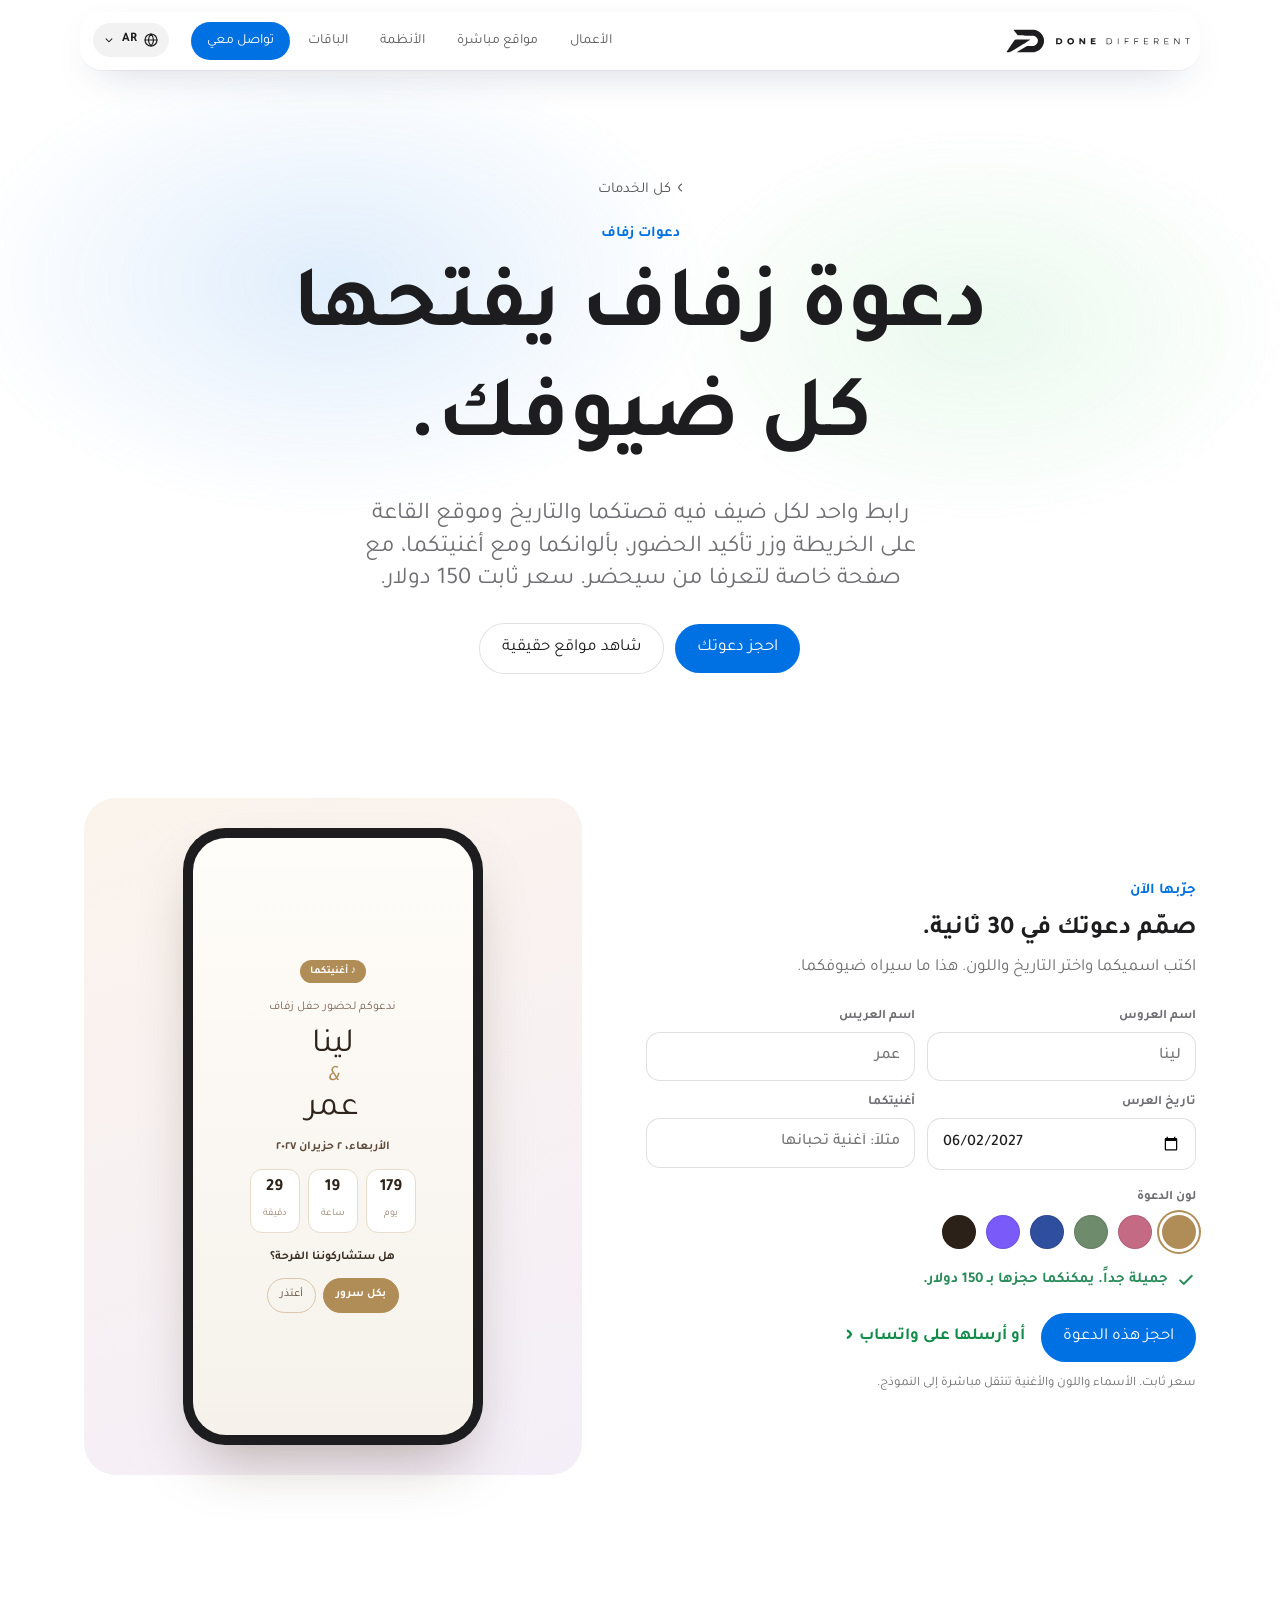
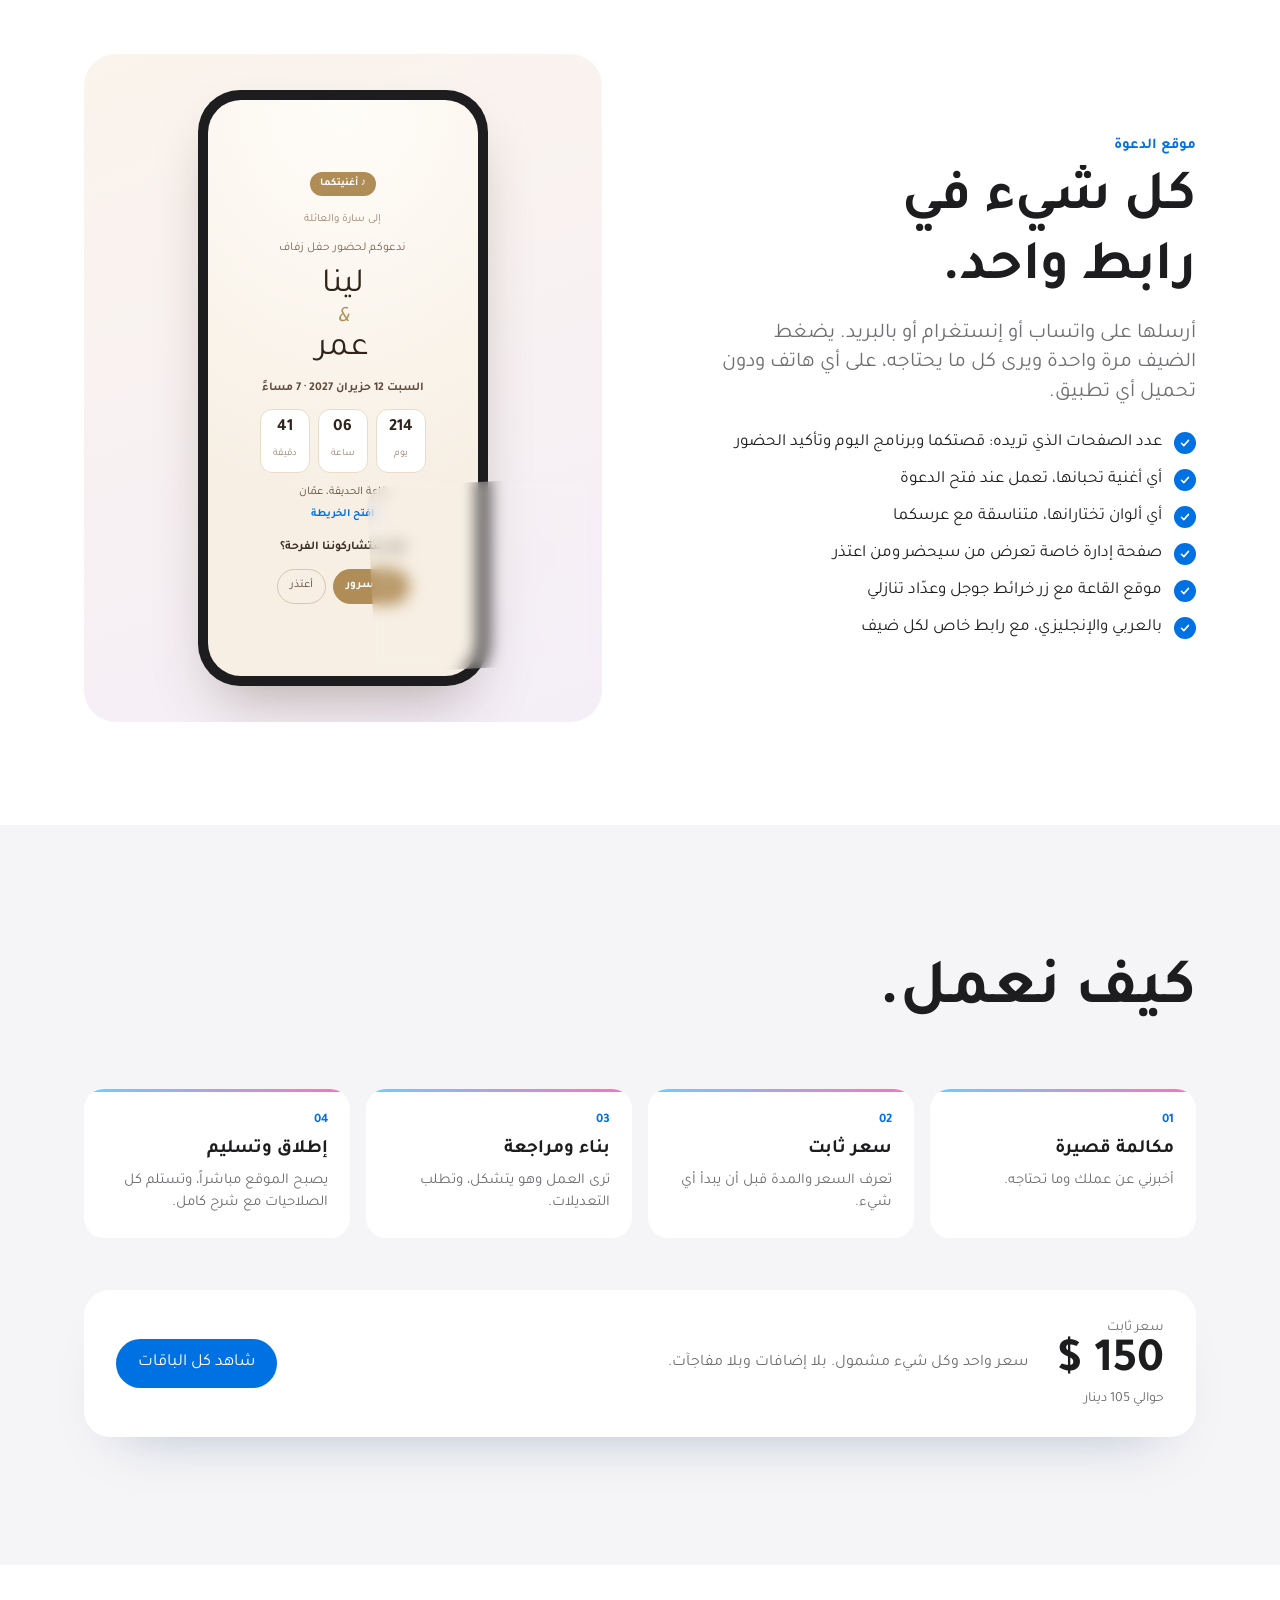
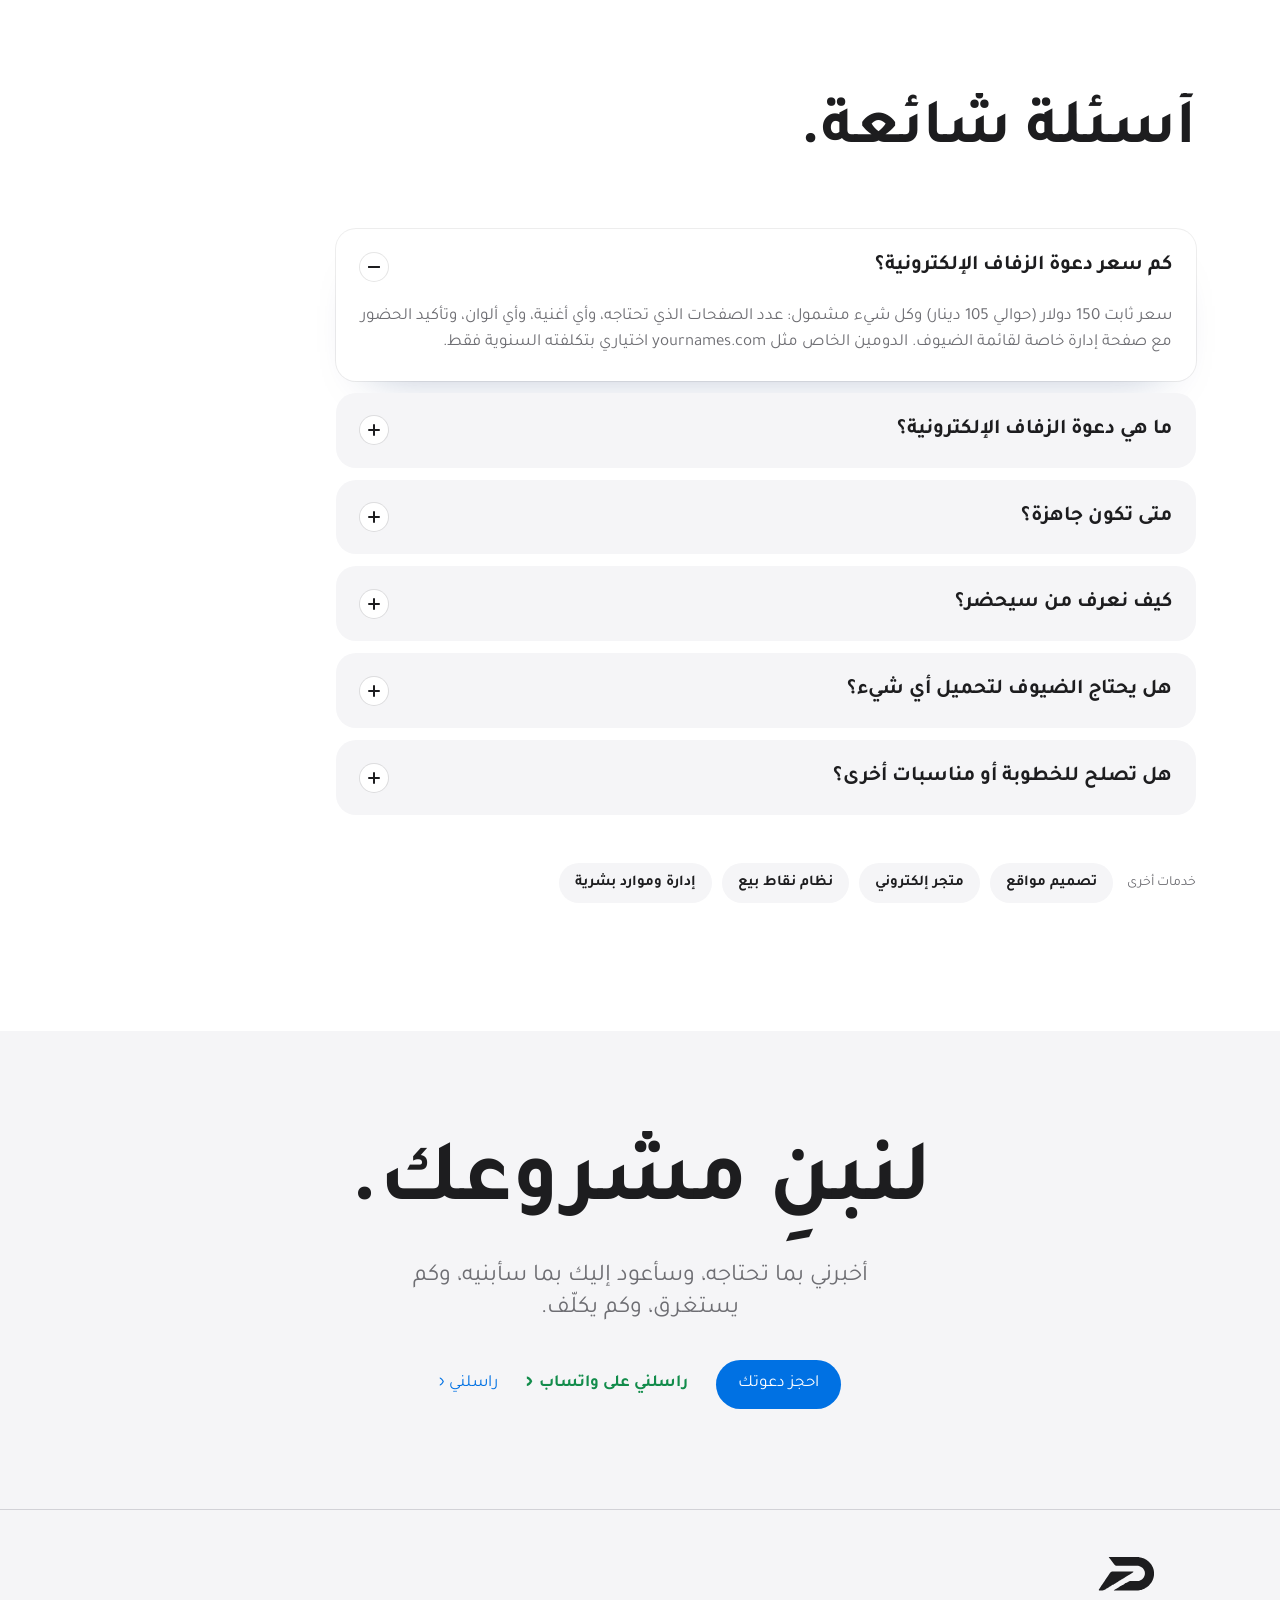
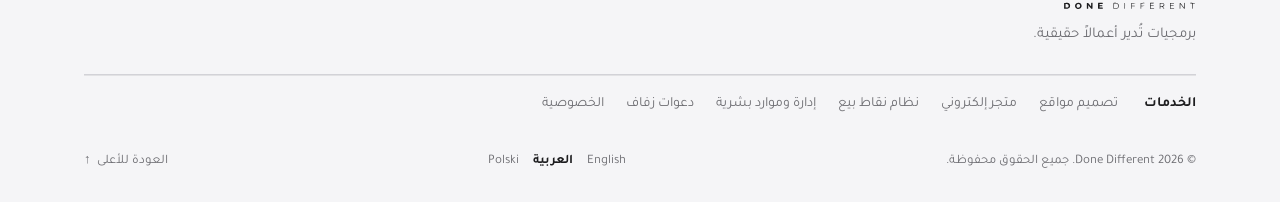
<file: ar/wedding-invitation/index.html>
<!DOCTYPE html>
<html lang="ar" dir="rtl">
<head>
<meta charset="utf-8">
<link rel="icon" href="/favicon.ico" sizes="48x48"><link rel="icon" type="image/png" sizes="96x96" href="/favicon-96.png"><link rel="icon" type="image/png" sizes="192x192" href="/favicon-192.png"><link rel="apple-touch-icon" href="/apple-touch-icon.png"><meta name="robots" content="index, follow, max-image-preview:large"><meta name="viewport" content="width=device-width, initial-scale=1">
<title>دعوة زفاف إلكترونية مع تأكيد الحضور بـ 150$ | Done Different</title>
<meta property="og:locale" content="ar_AR"><meta property="og:locale:alternate" content="en_US"><meta property="og:locale:alternate" content="pl_PL"><script type="application/ld+json">[{"@context": "https://schema.org", "@type": "Service", "name": "دعوات زفاف", "serviceType": "دعوات زفاف", "description": "دعوة زفاف إلكترونية بعدد الصفحات الذي تريده، وأي أغنية تحبها، وألوانك الخاصة، مع عدّاد تنازلي وموقع القاعة وتأكيد حضور يصلك على واتساب. سعر ثابت: 150 دولار.", "url": "https://systems.donedifferent.net/ar/wedding-invitation/", "areaServed": ["Jordan", "Worldwide"], "availableLanguage": ["Arabic", "English"], "provider": {"@type": "Organization", "name": "Done Different", "url": "https://systems.donedifferent.net/", "email": "info@donedifferent.net"}, "offers": {"@type": "Offer", "price": "150", "priceCurrency": "USD", "url": "https://systems.donedifferent.net/ar/wedding-invitation/", "availability": "https://schema.org/InStock", "name": "دعوات زفاف", "description": "سعر ثابت، كل شيء مشمول"}}, {"@context": "https://schema.org", "@type": "FAQPage", "mainEntity": [{"@type": "Question", "name": "كم سعر دعوة الزفاف الإلكترونية؟", "acceptedAnswer": {"@type": "Answer", "text": "سعر ثابت 150 دولار (حوالي 105 دينار) وكل شيء مشمول: عدد الصفحات الذي تحتاجه، وأي أغنية، وأي ألوان، وتأكيد الحضور مع صفحة إدارة خاصة لقائمة الضيوف. الدومين الخاص مثل yournames.com اختياري بتكلفته السنوية فقط."}}, {"@type": "Question", "name": "ما هي دعوة الزفاف الإلكترونية؟", "acceptedAnswer": {"@type": "Answer", "text": "موقع صغير خاص بعرسكما. ترسلان رابطاً واحداً على واتساب أو إنستغرام أو بالبريد، فيرى كل ضيف اسميكما والتاريخ وموقع القاعة على الخريطة وزراً لتأكيد الحضور. تغني عن كروت الدعوة المطبوعة، ولا تضيع أبداً."}}, {"@type": "Question", "name": "متى تكون جاهزة؟", "acceptedAnswer": {"@type": "Answer", "text": "عادة خلال أسبوع تقريباً بعد أن ترسل التفاصيل والصور. تُرسل الدعوات عادة قبل العرس بستة إلى ثمانية أسابيع، فالأفضل أن تبدأ مبكراً. أخبرني بموعد العرس وسأتأكد أنها جاهزة في الوقت المناسب."}}, {"@type": "Question", "name": "كيف نعرف من سيحضر؟", "acceptedAnswer": {"@type": "Answer", "text": "تحصلان على صفحة إدارة خاصة فيها قائمة الضيوف: من سيحضر، ومن اعتذر، ومن لم يرد بعد، وعدد الأشخاص مع كل ضيف. ويمكن أن تصلكما الردود على واتساب فور وصولها."}}, {"@type": "Question", "name": "هل يحتاج الضيوف لتحميل أي شيء؟", "acceptedAnswer": {"@type": "Answer", "text": "لا. هو رابط عادي يفتح من متصفح أي هاتف."}}, {"@type": "Question", "name": "هل تصلح للخطوبة أو مناسبات أخرى؟", "acceptedAnswer": {"@type": "Answer", "text": "نعم. نفس الفكرة تصلح للخطوبة وكتب الكتاب وأعياد الميلاد وأي مناسبة."}}]}, {"@context": "https://schema.org", "@type": "BreadcrumbList", "itemListElement": [{"@type": "ListItem", "position": 1, "name": "Done Different Systems", "item": "https://systems.donedifferent.net/ar/"}, {"@type": "ListItem", "position": 2, "name": "دعوات زفاف", "item": "https://systems.donedifferent.net/ar/wedding-invitation/"}]}]</script><link rel="alternate" hreflang="en" href="https://systems.donedifferent.net/wedding-invitation/"><link rel="alternate" hreflang="ar" href="https://systems.donedifferent.net/ar/wedding-invitation/"><link rel="alternate" hreflang="x-default" href="https://systems.donedifferent.net/wedding-invitation/"><link rel="canonical" href="https://systems.donedifferent.net/ar/wedding-invitation/">
<meta name="theme-color" content="#F5F5F7">
<meta property="og:type" content="website">
<meta property="og:site_name" content="Done Different Systems">
<meta property="og:url" content="https://systems.donedifferent.net/ar/wedding-invitation/">
<meta property="og:title" content="دعوة زفاف إلكترونية مع تأكيد الحضور بـ 150$ | Done Different">
<meta property="og:description" content="دعوة زفاف إلكترونية بعدد الصفحات الذي تريده، وأي أغنية تحبها، وألوانك الخاصة، مع عدّاد تنازلي وموقع القاعة وتأكيد حضور يصلك على واتساب. سعر ثابت: 150 دولار.">
<meta property="og:image" content="https://systems.donedifferent.net/og/ar-wedding.png">
<meta property="og:image:width" content="1200">
<meta property="og:image:height" content="630">
<meta property="og:image:alt" content="دعوة زفاف إلكترونية مع تأكيد الحضور بـ 150$">
<meta name="twitter:card" content="summary_large_image">
<meta name="twitter:title" content="دعوة زفاف إلكترونية مع تأكيد الحضور بـ 150$ | Done Different">
<meta name="twitter:description" content="دعوة زفاف إلكترونية بعدد الصفحات الذي تريده، وأي أغنية تحبها، وألوانك الخاصة، مع عدّاد تنازلي وموقع القاعة وتأكيد حضور يصلك على واتساب. سعر ثابت: 150 دولار.">
<meta name="twitter:image" content="https://systems.donedifferent.net/og/ar-wedding.png">


<meta name="description" content="دعوة زفاف إلكترونية بعدد الصفحات الذي تريده، وأي أغنية تحبها، وألوانك الخاصة، مع عدّاد تنازلي وموقع القاعة وتأكيد حضور يصلك على واتساب. سعر ثابت: 150 دولار.">
<link rel="preconnect" href="https://fonts.googleapis.com">
<link rel="preconnect" href="https://fonts.gstatic.com" crossorigin>
<link href="https://fonts.googleapis.com/css2?family=Inter:wght@400;500;600;700&family=Montserrat:wght@300;700&family=Tajawal:wght@500;700&display=swap" rel="stylesheet">
<link rel="stylesheet" href="/assets/s-9dfa27e787.css">
<script>window.DD_SPY=[]</script><script>window.DD_MAIL={"url": "https://script.google.com/macros/s/AKfycbyFYFGSmdoYCowIifRj9fHhZEJKQX8gg5jzKDLyOiDbAR0hf-uWY4Wv-mmm1ukl56oY/exec"}</script><script>window.DD_T={"words": ["أعمالاً حقيقية.", "متاجر أونلاين.", "كاونتر المحل.", "المستودع.", "كل وردية.", "وحتى الألعاب."], "getin": "تواصل معي", "copied": "تم النسخ", "waPk": "مرحباً! عندي سؤال عن الباقات.", "waForm": "مرحباً! أريد الاستفسار عن مشروع.", "waDone": "مرحباً، أرسلت للتو طلباً عبر موقعكم. اسمي {n}.", "est4": "دعوة زفاف، بسعر ثابت {p}", "est5": "نقاط بيع أو برنامج إدارة، يبدأ من {p}", "est6": "متجر إلكتروني، يبدأ من {p}", "est7": "السعر بعد مكالمة قصيرة", "e4": "أضف رقمك حتى أتواصل معك على واتساب أو بالهاتف.", "e5": "أضف رمز الدولة إلى الرقم، مثل +962 أو +44.", "e6": "تحقق من رقم هاتفك من فضلك.", "est0": "اختر ما تحتاجه", "est1": "موقع إلكتروني، يبدأ من {p}", "est2": "موقع + نقاط بيع أو ERP، يبدأ من {p}", "est3": "الباقة الكاملة، تبدأ من {p}", "bUnder": "أقل من {a}", "bRange": "من {a} إلى {b}", "bOver": "أكثر من {a}", "none": "لم تختر شيئاً بعد", "send": "أرسل الطلب", "cont": "متابعة", "sending": "جارٍ الإرسال…", "e1": "اختر شيئاً واحداً على الأقل.", "e2": "أضف اسمك من فضلك.", "e3": "تحقق من بريدك الإلكتروني من فضلك.", "thanks": "شكراً {n}، وصلني طلبك.", "autosub": "وصلنا طلبك يا {n}", "press": "مرّر للبدء", "sfx_l": "أصوات القائمة", "on": "تشغيل", "off": "إيقاف", "sfx": "تشغيل أو إيقاف أصوات القائمة", "recap": "ما أرسلته", "budgetL": "الميزانية", "noreply": "سأرد عليك على البريد الذي كتبته.", "copied2": "تم النسخ. الصقه في أي رسالة إلى info@donedifferent.net", "copy": "رسالة تأكيد في طريقها إلى بريدك.", "mail": "يُفترض أن يكون تطبيق البريد قد فُتح وكل شيء معبّأ. فقط اضغط إرسال.", "auto": "شكراً لتواصلك مع Done Different. وصلني طلبك وسأقرأه بنفسي، وسأرد عليك قريباً ببعض الأسئلة وموعد لمكالمة قصيرة. زياد عيسى"}</script></head>
<body><svg width="0" height="0" style="position:absolute" aria-hidden="true"><defs><symbol id="dd-mark" viewBox="0 0 960 595"><path fill="currentColor" fill-rule="evenodd" d="M26.8 575.8C24.7 574.7 21.8 572.4 20.4 570.7C16.4 565.9 17.4 562.1 25.9 550.2C29.8 544.7 34.9 537.3 37.3 533.8C39.7 530.3 43.6 524.8 45.9 521.5C48.2 518.2 52.9 511.2 56.3 506.0C59.7 500.8 65.7 491.8 69.7 486.0C73.6 480.2 83.1 466.3 90.6 455.0C98.2 443.7 109.8 426.6 116.5 417.0C128.0 400.6 158.4 355.8 188.7 310.6C215.7 270.6 219.7 266.8 243.5 259.8L251.5 257.5L420.0 257.5C512.7 257.5 589.7 257.8 591.2 258.3C594.6 259.2 599.4 266.1 598.6 268.8C597.7 271.4 596.1 272.5 562.0 293.0C545.2 303.1 527.7 313.9 523.0 317.0C518.3 320.1 513.8 322.9 513.0 323.3C511.2 324.2 509.0 325.6 503.3 329.3C500.9 330.8 498.8 332.0 498.6 332.0C498.3 332.0 496.4 333.2 494.3 334.6C492.2 336.0 489.6 337.6 488.5 338.1C487.4 338.6 483.1 341.2 479.0 344.0C472.8 348.1 447.4 363.9 441.2 367.5C439.0 368.9 432.0 373.2 429.5 374.8C428.4 375.4 426.6 376.5 425.5 377.0C424.4 377.6 422.1 378.9 420.5 379.9C418.9 381.0 415.7 382.8 413.6 384.0C411.5 385.2 406.7 388.0 403.1 390.4C399.5 392.7 393.6 396.4 390.0 398.5C386.4 400.6 381.0 404.1 377.9 406.2C374.8 408.3 372.0 410.0 371.6 410.0C371.2 410.0 366.8 412.6 361.7 415.8C356.6 419.0 344.2 426.6 334.0 432.7C312.4 445.6 287.1 460.9 271.5 470.5C265.4 474.2 256.7 479.6 252.0 482.4C247.3 485.3 238.3 490.9 232.0 494.9C217.7 503.9 194.2 518.4 187.5 522.2C175.8 529.0 173.2 530.5 167.5 534.1C164.2 536.2 156.2 541.2 149.7 545.2C143.2 549.2 136.7 553.3 135.2 554.2C117.7 565.2 96.8 573.6 80.1 576.4C65.2 578.9 31.8 578.6 26.8 575.8ZM267.9 577.1C266.6 576.7 270.8 572.0 272.5 572.0C273.2 572.0 275.5 570.7 277.6 569.2C279.7 567.6 304.7 552.5 333.0 535.5C361.3 518.6 394.6 498.5 407.0 491.0C419.4 483.5 436.9 472.9 446.0 467.5C455.1 462.1 465.4 455.8 469.0 453.5C489.1 440.5 511.5 428.5 522.9 424.5C538.0 419.2 541.9 419.0 610.3 419.0C680.7 419.0 683.3 418.8 701.5 412.8C730.7 403.0 753.1 385.9 769.4 360.8C790.3 328.7 795.6 294.0 785.5 256.5C779.8 235.8 764.0 211.1 747.0 196.2C730.9 182.2 706.5 170.6 685.0 166.7C681.6 166.1 611.6 165.5 498.5 165.1C297.0 164.4 315.3 165.1 300.4 157.8C288.9 152.2 285.5 148.3 237.0 86.1C229.0 75.8 219.7 64.1 216.3 60.0C201.6 42.2 186.0 21.9 186.0 20.6C186.0 19.8 186.8 18.9 187.8 18.6C191.9 17.5 682.5 18.7 693.0 19.9C751.7 26.6 802.1 49.2 851.1 90.7C864.3 101.9 888.3 129.8 899.5 147.0C906.7 158.0 923.3 191.1 926.8 201.5C939.5 238.4 942.5 256.2 942.5 294.0C942.5 339.9 935.8 369.8 916.7 408.5C894.7 453.2 865.7 488.5 826.5 518.1C820.7 522.5 805.2 533.0 804.5 533.0C804.3 533.0 799.8 535.6 794.3 538.8C788.9 542.0 782.0 545.8 779.0 547.2C776.0 548.6 770.0 551.4 765.7 553.4C761.5 555.4 757.4 557.0 756.7 557.0C756.0 557.0 754.9 557.5 754.3 558.1C753.7 558.7 751.7 559.5 749.9 560.0C748.0 560.5 744.0 561.8 741.0 562.9C736.0 564.8 732.5 565.8 714.0 570.5C702.9 573.3 692.2 575.0 678.5 576.0C665.6 577.0 270.8 578.1 267.9 577.1Z"/></symbol><symbol id="dd-word" viewBox="0 0 2221 139"><path fill="currentColor" fill-rule="evenodd" d="M244.5 120.9C229.4 118.5 212.2 106.2 206.0 93.5C195.6 71.9 201.6 44.1 219.6 30.2C230.9 21.5 244.1 17.6 259.6 18.2C293.5 19.6 315.5 44.4 311.7 76.9C308.3 106.0 277.4 126.2 244.5 120.9ZM19.6 118.5C18.3 117.1 18.1 110.8 18.3 68.7L18.5 20.5L42.5 19.9C80.1 19.0 88.3 20.6 102.6 31.8C116.1 42.4 122.1 62.1 117.9 82.2C114.2 99.8 97.6 114.5 77.1 118.4C65.2 120.7 21.8 120.7 19.6 118.5ZM400.2 119.2C398.9 118.3 398.2 23.1 399.5 21.0C399.8 20.4 404.7 20.0 410.5 20.0L420.9 20.0L424.7 24.7C429.1 30.3 437.5 40.3 443.6 47.5C450.5 55.7 455.6 62.1 461.7 70.2C464.9 74.5 468.1 77.9 468.7 78.0C469.7 78.0 470.0 71.3 470.2 49.2L470.5 20.5L479.8 19.6C486.3 19.0 489.8 19.1 491.5 19.8L494.0 21.0L494.0 69.3C494.0 105.5 493.7 117.9 492.8 118.8C492.0 119.6 488.2 120.0 482.2 120.0C473.2 120.0 472.7 119.9 470.5 117.2C469.2 115.7 462.4 107.3 455.4 98.5C448.4 89.7 441.3 80.9 439.6 78.9C437.9 76.9 433.6 71.8 430.1 67.6C426.6 63.4 423.3 60.3 422.9 60.7C422.4 61.2 421.9 74.6 421.8 90.5L421.5 119.5L411.5 119.8C406.0 119.9 400.9 119.6 400.2 119.2ZM587.1 118.6C585.7 117.0 585.7 23.1 587.0 21.0C588.1 19.3 661.7 19.5 663.8 21.2C665.2 22.4 665.3 37.0 663.9 38.4C663.6 38.7 652.1 39.1 638.3 39.2C624.4 39.4 612.9 39.8 612.5 40.1C611.5 41.2 611.2 56.5 612.2 57.8C613.0 58.7 618.7 59.0 634.4 59.0C649.6 59.0 655.9 59.3 656.8 60.2C658.0 61.4 658.5 73.6 657.4 76.4C656.9 77.8 654.0 78.0 635.1 78.0C619.6 78.0 613.1 78.3 612.2 79.2C610.6 80.8 610.6 97.6 612.1 98.6C612.8 99.0 624.5 99.2 638.3 99.2C654.9 99.1 663.8 99.5 664.7 100.2C666.3 101.5 666.5 115.2 665.0 118.1C664.0 119.9 662.5 120.0 626.1 120.0C594.6 120.0 588.0 119.8 587.1 118.6ZM844.7 119.3C844.3 119.0 844.0 96.7 844.0 69.9C844.0 24.4 844.1 21.0 845.8 20.2C848.5 18.8 884.6 18.7 893.0 20.1C911.9 23.0 927.5 37.0 933.2 56.0C934.9 61.9 934.7 77.1 932.7 84.1C928.1 100.8 913.6 114.2 895.5 118.5C889.3 120.0 846.0 120.7 844.7 119.3ZM1028.5 118.8C1028.2 118.1 1028.1 95.7 1028.2 69.0L1028.5 20.5L1032.4 20.2C1034.8 20.0 1036.6 20.4 1037.1 21.2C1038.1 22.7 1038.3 116.0 1037.4 118.4C1036.6 120.4 1029.2 120.6 1028.5 118.8ZM1142.6 119.2C1142.0 118.2 1141.7 21.0 1142.3 20.4C1142.5 20.2 1156.7 20.0 1173.9 20.0C1206.2 19.9 1208.0 20.1 1208.0 24.0C1208.0 28.5 1206.0 28.8 1178.5 29.0C1164.2 29.0 1152.2 29.4 1151.7 29.9C1151.3 30.3 1151.1 38.7 1151.2 48.6L1151.5 66.5L1175.4 66.8C1201.4 67.1 1202.3 67.3 1201.8 72.4L1201.5 75.5L1177.6 75.8C1162.2 75.9 1153.2 76.4 1152.4 77.1C1151.4 77.9 1151.0 83.3 1150.8 98.9L1150.5 119.5L1146.8 119.8C1144.8 120.0 1142.9 119.7 1142.6 119.2ZM1299.1 118.6C1298.3 117.7 1298.1 103.8 1298.2 68.9L1298.5 20.5L1329.0 20.0C1345.8 19.7 1360.5 19.8 1361.8 20.2C1364.3 21.0 1365.0 26.2 1362.8 27.7C1362.1 28.1 1349.6 28.7 1335.0 29.0L1308.5 29.5L1308.5 48.0L1308.5 66.5L1332.8 66.8L1357.1 67.0L1358.2 69.6C1360.8 75.2 1359.8 75.4 1332.9 76.0L1308.5 76.5L1307.9 98.0C1307.6 109.8 1307.3 119.6 1307.2 119.8C1306.5 120.6 1300.0 119.8 1299.1 118.6ZM1455.7 119.3C1454.7 118.4 1454.8 21.2 1455.8 20.7C1456.4 20.2 1515.8 19.5 1520.2 19.9C1522.4 20.0 1523.5 24.2 1522.0 26.9C1520.9 29.0 1520.4 29.1 1493.8 29.0C1478.9 28.9 1466.3 29.3 1465.8 29.8C1465.3 30.3 1465.1 38.0 1465.2 47.1L1465.5 63.5L1490.4 64.0L1515.3 64.5L1516.3 67.3C1518.1 72.8 1517.2 73.0 1491.0 73.0C1472.0 73.0 1467.0 73.3 1466.1 74.4C1465.3 75.3 1465.0 81.2 1465.2 93.1L1465.5 110.5L1493.9 110.8C1512.8 110.9 1522.8 111.4 1523.7 112.1C1525.3 113.5 1525.4 117.2 1523.8 118.8C1522.5 120.1 1456.9 120.6 1455.7 119.3ZM1618.5 118.8C1618.2 118.1 1618.1 95.7 1618.2 69.0L1618.5 20.5L1645.0 20.5C1674.8 20.5 1675.1 20.6 1684.1 28.7C1691.5 35.4 1694.0 41.1 1694.0 51.6C1694.0 59.8 1693.7 61.3 1690.9 66.9C1687.7 73.4 1680.1 80.2 1674.6 81.6C1673.2 81.9 1672.0 82.7 1672.0 83.2C1672.0 84.7 1680.5 97.8 1687.8 107.5C1695.5 117.9 1695.8 120.0 1689.6 120.0C1684.7 120.0 1683.9 119.3 1675.5 106.5C1669.6 97.7 1661.2 86.2 1659.9 85.4C1659.1 84.9 1636.4 84.6 1628.8 85.0C1628.4 85.0 1627.9 92.8 1627.8 102.2L1627.5 119.5L1623.2 119.8C1620.4 120.0 1618.8 119.7 1618.5 118.8ZM1790.1 118.6C1789.3 117.7 1789.1 103.8 1789.2 68.9L1789.5 20.5L1822.7 20.2C1854.4 20.0 1855.9 20.1 1856.5 21.9C1856.8 22.9 1856.6 24.9 1856.0 26.4L1855.0 29.1L1828.0 29.0C1813.2 28.9 1800.6 29.2 1800.0 29.5C1798.6 30.3 1798.7 62.7 1800.0 63.5C1800.6 63.9 1812.0 64.2 1825.3 64.3L1849.5 64.5L1849.5 68.5L1849.5 72.5L1825.0 72.8C1807.0 73.0 1800.4 73.4 1799.8 74.3C1798.9 75.7 1798.7 107.1 1799.6 109.4C1800.1 110.8 1803.6 111.0 1827.9 111.0C1857.0 111.0 1858.0 111.1 1858.0 115.5C1858.0 119.9 1857.2 120.0 1823.4 120.0C1797.5 120.0 1791.0 119.7 1790.1 118.6ZM1953.0 118.1C1951.5 115.1 1951.6 22.8 1953.2 21.2C1954.8 19.6 1960.2 19.7 1962.2 21.2C1963.0 21.9 1969.3 29.7 1976.1 38.5C1982.8 47.3 1991.6 58.5 1995.5 63.5C1999.4 68.5 2003.7 74.1 2005.0 76.0C2006.3 77.9 2009.4 81.9 2011.7 84.8C2014.0 87.6 2017.5 92.5 2019.5 95.5C2021.4 98.5 2023.4 101.0 2024.0 101.0C2024.7 101.0 2025.0 87.3 2025.0 61.0L2025.0 21.0L2027.6 20.0C2029.4 19.3 2031.0 19.3 2032.8 20.3L2035.5 21.5L2035.6 69.3C2035.8 121.7 2035.9 120.0 2029.8 120.0C2027.8 120.0 2026.1 119.1 2024.5 117.2C2020.7 112.8 2006.0 93.9 1990.5 73.5C1969.5 45.8 1964.5 39.5 1963.5 39.5C1962.9 39.5 1962.4 55.6 1962.2 78.5C1962.0 100.0 1961.7 118.1 1961.5 118.8C1960.8 120.8 1954.2 120.3 1953.0 118.1ZM2160.2 118.8C2159.3 117.9 2159.0 106.5 2159.0 73.9C2159.0 40.0 2158.7 29.9 2157.8 29.3C2157.1 28.9 2150.1 28.7 2142.2 28.9C2132.0 29.1 2127.5 28.8 2126.5 28.0C2124.7 26.5 2124.5 21.6 2126.2 20.4C2126.9 19.9 2144.6 19.7 2165.5 20.0L2203.5 20.5L2203.8 24.2C2204.2 28.9 2204.1 28.9 2184.5 29.3L2169.5 29.5L2169.2 73.4C2169.1 103.8 2168.6 117.7 2167.9 118.7C2166.5 120.3 2161.8 120.4 2160.2 118.8ZM893.4 108.5C909.4 104.7 919.6 94.5 922.9 79.2C927.1 59.5 918.7 40.8 902.2 32.9L895.5 29.6L875.6 29.2C861.5 28.9 855.6 29.1 855.1 29.9C854.2 31.3 853.7 105.5 854.5 108.1C855.1 109.9 856.3 110.0 871.3 110.0C881.6 109.9 889.6 109.4 893.4 108.5ZM269.6 97.1C286.8 89.6 291.8 64.3 279.0 48.8C271.4 39.6 254.5 36.5 243.0 42.2C226.0 50.6 221.6 76.6 234.8 91.2C242.5 99.8 257.5 102.3 269.6 97.1ZM75.3 97.3C90.3 91.9 96.9 76.3 92.0 57.9C90.1 50.8 84.2 45.0 75.8 41.9C70.4 39.9 46.5 38.4 44.2 39.8C43.2 40.5 42.9 46.7 43.0 69.0C43.0 84.5 43.3 97.7 43.6 98.1C44.6 99.8 70.1 99.1 75.3 97.3ZM1670.1 73.1C1687.5 65.4 1689.0 40.4 1672.7 31.8C1668.9 29.8 1666.5 29.5 1649.0 29.0C1638.3 28.7 1629.2 28.6 1628.8 28.8C1628.3 29.0 1628.0 39.4 1628.0 52.1L1628.0 75.0L1646.9 75.0C1663.4 75.0 1666.3 74.8 1670.1 73.1Z"/></symbol><symbol id="dd-full" viewBox="0 0 2221 903"><path fill="currentColor" fill-rule="evenodd" d="M244.5 884.9C229.4 882.5 212.2 870.2 206.0 857.5C195.6 835.9 201.6 808.1 219.6 794.2C230.9 785.5 244.1 781.6 259.6 782.2C293.5 783.6 315.5 808.4 311.7 840.9C308.3 870.0 277.4 890.2 244.5 884.9ZM19.6 882.5C18.3 881.1 18.1 874.8 18.3 832.7L18.5 784.5L42.5 783.9C80.1 783.0 88.3 784.6 102.6 795.8C116.1 806.4 122.1 826.1 117.9 846.2C114.2 863.8 97.6 878.5 77.1 882.4C65.2 884.7 21.8 884.7 19.6 882.5ZM400.2 883.2C398.9 882.3 398.2 787.1 399.5 785.0C399.8 784.4 404.7 784.0 410.5 784.0L420.9 784.0L424.7 788.7C429.1 794.3 437.5 804.3 443.6 811.5C450.5 819.7 455.6 826.1 461.7 834.2C464.9 838.5 468.1 841.9 468.7 842.0C469.7 842.0 470.0 835.3 470.2 813.2L470.5 784.5L479.8 783.6C486.3 783.0 489.8 783.1 491.5 783.8L494.0 785.0L494.0 833.3C494.0 869.5 493.7 881.9 492.8 882.8C492.0 883.6 488.2 884.0 482.2 884.0C473.2 884.0 472.7 883.9 470.5 881.2C469.2 879.7 462.4 871.3 455.4 862.5C448.4 853.7 441.3 844.9 439.6 842.9C437.9 840.9 433.6 835.8 430.1 831.6C426.6 827.4 423.3 824.3 422.9 824.7C422.4 825.2 421.9 838.6 421.8 854.5L421.5 883.5L411.5 883.8C406.0 883.9 400.9 883.6 400.2 883.2ZM587.1 882.6C585.7 881.0 585.7 787.1 587.0 785.0C588.1 783.3 661.7 783.5 663.8 785.2C665.2 786.4 665.3 801.0 663.9 802.4C663.6 802.7 652.1 803.1 638.3 803.2C624.4 803.4 612.9 803.8 612.5 804.1C611.5 805.2 611.2 820.5 612.2 821.8C613.0 822.7 618.7 823.0 634.4 823.0C649.6 823.0 655.9 823.3 656.8 824.2C658.0 825.4 658.5 837.6 657.4 840.4C656.9 841.8 654.0 842.0 635.1 842.0C619.6 842.0 613.1 842.3 612.2 843.2C610.6 844.8 610.6 861.6 612.1 862.6C612.8 863.0 624.5 863.2 638.3 863.2C654.9 863.1 663.8 863.5 664.7 864.2C666.3 865.5 666.5 879.2 665.0 882.1C664.0 883.9 662.5 884.0 626.1 884.0C594.6 884.0 588.0 883.8 587.1 882.6ZM844.7 883.3C844.3 883.0 844.0 860.7 844.0 833.9C844.0 788.4 844.1 785.0 845.8 784.2C848.5 782.8 884.6 782.7 893.0 784.1C911.9 787.0 927.5 801.0 933.2 820.0C934.9 825.9 934.7 841.1 932.7 848.1C928.1 864.8 913.6 878.2 895.5 882.5C889.3 884.0 846.0 884.7 844.7 883.3ZM1028.5 882.8C1028.2 882.1 1028.1 859.7 1028.2 833.0L1028.5 784.5L1032.4 784.2C1034.8 784.0 1036.6 784.4 1037.1 785.2C1038.1 786.7 1038.3 880.0 1037.4 882.4C1036.6 884.4 1029.2 884.6 1028.5 882.8ZM1142.6 883.2C1142.0 882.2 1141.7 785.0 1142.3 784.4C1142.5 784.2 1156.7 784.0 1173.9 784.0C1206.2 783.9 1208.0 784.1 1208.0 788.0C1208.0 792.5 1206.0 792.8 1178.5 793.0C1164.2 793.0 1152.2 793.4 1151.7 793.9C1151.3 794.3 1151.1 802.7 1151.2 812.6L1151.5 830.5L1175.4 830.8C1201.4 831.1 1202.3 831.3 1201.8 836.4L1201.5 839.5L1177.6 839.8C1162.2 839.9 1153.2 840.4 1152.4 841.1C1151.4 841.9 1151.0 847.3 1150.8 862.9L1150.5 883.5L1146.8 883.8C1144.8 884.0 1142.9 883.7 1142.6 883.2ZM1299.1 882.6C1298.3 881.7 1298.1 867.8 1298.2 832.9L1298.5 784.5L1329.0 784.0C1345.8 783.7 1360.5 783.8 1361.8 784.2C1364.3 785.0 1365.0 790.2 1362.8 791.7C1362.1 792.1 1349.6 792.7 1335.0 793.0L1308.5 793.5L1308.5 812.0L1308.5 830.5L1332.8 830.8L1357.1 831.0L1358.2 833.6C1360.8 839.2 1359.8 839.4 1332.9 840.0L1308.5 840.5L1307.9 862.0C1307.6 873.8 1307.3 883.6 1307.2 883.8C1306.5 884.6 1300.0 883.8 1299.1 882.6ZM1455.7 883.3C1454.7 882.4 1454.8 785.2 1455.8 784.7C1456.4 784.2 1515.8 783.5 1520.2 783.9C1522.4 784.0 1523.5 788.2 1522.0 790.9C1520.9 793.0 1520.4 793.1 1493.8 793.0C1478.9 792.9 1466.3 793.3 1465.8 793.8C1465.3 794.3 1465.1 802.0 1465.2 811.1L1465.5 827.5L1490.4 828.0L1515.3 828.5L1516.3 831.3C1518.1 836.8 1517.2 837.0 1491.0 837.0C1472.0 837.0 1467.0 837.3 1466.1 838.4C1465.3 839.3 1465.0 845.2 1465.2 857.1L1465.5 874.5L1493.9 874.8C1512.8 874.9 1522.8 875.4 1523.7 876.1C1525.3 877.5 1525.4 881.2 1523.8 882.8C1522.5 884.1 1456.9 884.6 1455.7 883.3ZM1618.5 882.8C1618.2 882.1 1618.1 859.7 1618.2 833.0L1618.5 784.5L1645.0 784.5C1674.8 784.5 1675.1 784.6 1684.1 792.7C1691.5 799.4 1694.0 805.1 1694.0 815.6C1694.0 823.8 1693.7 825.3 1690.9 830.9C1687.7 837.4 1680.1 844.2 1674.6 845.6C1673.2 845.9 1672.0 846.7 1672.0 847.2C1672.0 848.7 1680.5 861.8 1687.8 871.5C1695.5 881.9 1695.8 884.0 1689.6 884.0C1684.7 884.0 1683.9 883.3 1675.5 870.5C1669.6 861.7 1661.2 850.2 1659.9 849.4C1659.1 848.9 1636.4 848.6 1628.8 849.0C1628.4 849.0 1627.9 856.8 1627.8 866.2L1627.5 883.5L1623.2 883.8C1620.4 884.0 1618.8 883.7 1618.5 882.8ZM1790.1 882.6C1789.3 881.7 1789.1 867.8 1789.2 832.9L1789.5 784.5L1822.7 784.2C1854.4 784.0 1855.9 784.1 1856.5 785.9C1856.8 786.9 1856.6 788.9 1856.0 790.4L1855.0 793.1L1828.0 793.0C1813.2 792.9 1800.6 793.2 1800.0 793.5C1798.6 794.3 1798.7 826.7 1800.0 827.5C1800.6 827.9 1812.0 828.2 1825.3 828.3L1849.5 828.5L1849.5 832.5L1849.5 836.5L1825.0 836.8C1807.0 837.0 1800.4 837.4 1799.8 838.3C1798.9 839.7 1798.7 871.1 1799.6 873.4C1800.1 874.8 1803.6 875.0 1827.9 875.0C1857.0 875.0 1858.0 875.1 1858.0 879.5C1858.0 883.9 1857.2 884.0 1823.4 884.0C1797.5 884.0 1791.0 883.7 1790.1 882.6ZM1953.0 882.1C1951.5 879.1 1951.6 786.8 1953.2 785.2C1954.8 783.6 1960.2 783.7 1962.2 785.2C1963.0 785.9 1969.3 793.7 1976.1 802.5C1982.8 811.3 1991.6 822.5 1995.5 827.5C1999.4 832.5 2003.7 838.1 2005.0 840.0C2006.3 841.9 2009.4 845.9 2011.7 848.8C2014.0 851.6 2017.5 856.5 2019.5 859.5C2021.4 862.5 2023.4 865.0 2024.0 865.0C2024.7 865.0 2025.0 851.3 2025.0 825.0L2025.0 785.0L2027.6 784.0C2029.4 783.3 2031.0 783.3 2032.8 784.3L2035.5 785.5L2035.6 833.3C2035.8 885.7 2035.9 884.0 2029.8 884.0C2027.8 884.0 2026.1 883.1 2024.5 881.2C2020.7 876.8 2006.0 857.9 1990.5 837.5C1969.5 809.8 1964.5 803.5 1963.5 803.5C1962.9 803.5 1962.4 819.6 1962.2 842.5C1962.0 864.0 1961.7 882.1 1961.5 882.8C1960.8 884.8 1954.2 884.3 1953.0 882.1ZM2160.2 882.8C2159.3 881.9 2159.0 870.5 2159.0 837.9C2159.0 804.0 2158.7 793.9 2157.8 793.3C2157.1 792.9 2150.1 792.7 2142.2 792.9C2132.0 793.1 2127.5 792.8 2126.5 792.0C2124.7 790.5 2124.5 785.6 2126.2 784.4C2126.9 783.9 2144.6 783.7 2165.5 784.0L2203.5 784.5L2203.8 788.2C2204.2 792.9 2204.1 792.9 2184.5 793.3L2169.5 793.5L2169.2 837.4C2169.1 867.8 2168.6 881.7 2167.9 882.7C2166.5 884.3 2161.8 884.4 2160.2 882.8ZM893.4 872.5C909.4 868.7 919.6 858.5 922.9 843.2C927.1 823.5 918.7 804.8 902.2 796.9L895.5 793.6L875.6 793.2C861.5 792.9 855.6 793.1 855.1 793.9C854.2 795.3 853.7 869.5 854.5 872.1C855.1 873.9 856.3 874.0 871.3 874.0C881.6 873.9 889.6 873.4 893.4 872.5ZM269.6 861.1C286.8 853.6 291.8 828.3 279.0 812.8C271.4 803.6 254.5 800.5 243.0 806.2C226.0 814.6 221.6 840.6 234.8 855.2C242.5 863.8 257.5 866.3 269.6 861.1ZM75.3 861.3C90.3 855.9 96.9 840.3 92.0 821.9C90.1 814.8 84.2 809.0 75.8 805.9C70.4 803.9 46.5 802.4 44.2 803.8C43.2 804.5 42.9 810.7 43.0 833.0C43.0 848.5 43.3 861.7 43.6 862.1C44.6 863.8 70.1 863.1 75.3 861.3ZM1670.1 837.1C1687.5 829.4 1689.0 804.4 1672.7 795.8C1668.9 793.8 1666.5 793.5 1649.0 793.0C1638.3 792.7 1629.2 792.6 1628.8 792.8C1628.3 793.0 1628.0 803.4 1628.0 816.1L1628.0 839.0L1646.9 839.0C1663.4 839.0 1666.3 838.8 1670.1 837.1ZM606.8 575.8C604.7 574.7 601.8 572.4 600.4 570.7C596.4 565.9 597.4 562.1 605.9 550.2C609.8 544.7 614.9 537.3 617.3 533.8C619.7 530.3 623.6 524.8 625.9 521.5C628.2 518.2 632.9 511.2 636.3 506.0C639.7 500.8 645.7 491.8 649.7 486.0C653.6 480.2 663.1 466.3 670.6 455.0C678.2 443.7 689.8 426.6 696.5 417.0C708.0 400.6 738.4 355.8 768.7 310.6C795.7 270.6 799.7 266.8 823.5 259.8L831.5 257.5L1000.0 257.5C1092.7 257.5 1169.7 257.8 1171.2 258.3C1174.6 259.2 1179.4 266.1 1178.6 268.8C1177.7 271.4 1176.1 272.5 1142.0 293.0C1125.2 303.1 1107.7 313.9 1103.0 317.0C1098.3 320.1 1093.8 322.9 1093.0 323.3C1091.2 324.2 1089.0 325.6 1083.3 329.3C1080.9 330.8 1078.8 332.0 1078.6 332.0C1078.3 332.0 1076.4 333.2 1074.3 334.6C1072.2 336.0 1069.6 337.6 1068.5 338.1C1067.4 338.6 1063.1 341.2 1059.0 344.0C1052.8 348.1 1027.4 363.9 1021.2 367.5C1019.0 368.9 1012.0 373.2 1009.5 374.8C1008.4 375.4 1006.6 376.5 1005.5 377.0C1004.4 377.6 1002.1 378.9 1000.5 379.9C998.9 381.0 995.7 382.8 993.6 384.0C991.5 385.2 986.7 388.0 983.1 390.4C979.5 392.7 973.6 396.4 970.0 398.5C966.4 400.6 961.0 404.1 957.9 406.2C954.8 408.3 952.0 410.0 951.6 410.0C951.2 410.0 946.8 412.6 941.7 415.8C936.6 419.0 924.2 426.6 914.0 432.7C892.4 445.6 867.1 460.9 851.5 470.5C845.5 474.2 836.7 479.6 832.0 482.4C827.3 485.3 818.3 490.9 812.0 494.9C797.7 503.9 774.2 518.4 767.5 522.2C755.8 529.0 753.2 530.5 747.5 534.1C744.2 536.2 736.2 541.2 729.7 545.2C723.2 549.2 716.7 553.3 715.2 554.2C697.7 565.2 676.8 573.6 660.1 576.4C645.2 578.9 611.8 578.6 606.8 575.8ZM847.9 577.1C846.6 576.7 850.8 572.0 852.5 572.0C853.2 572.0 855.5 570.7 857.6 569.2C859.7 567.6 884.7 552.5 913.0 535.5C941.3 518.6 974.6 498.5 987.0 491.0C999.4 483.5 1016.9 472.9 1026.0 467.5C1035.1 462.1 1045.4 455.8 1049.0 453.5C1069.1 440.5 1091.5 428.5 1102.9 424.5C1118.0 419.2 1121.9 419.0 1190.3 419.0C1260.7 419.0 1263.3 418.8 1281.5 412.8C1310.7 403.0 1333.1 385.9 1349.4 360.8C1370.3 328.7 1375.6 294.0 1365.5 256.5C1359.8 235.8 1344.0 211.1 1327.0 196.2C1310.9 182.2 1286.5 170.6 1265.0 166.7C1261.6 166.1 1191.6 165.5 1078.5 165.1C877.0 164.4 895.3 165.1 880.4 157.8C868.9 152.2 865.5 148.3 817.0 86.1C809.0 75.8 799.7 64.1 796.3 60.0C781.6 42.2 766.0 21.9 766.0 20.6C766.0 19.8 766.8 18.9 767.8 18.6C771.9 17.5 1262.5 18.7 1273.0 19.9C1331.7 26.6 1382.1 49.2 1431.1 90.7C1444.3 101.9 1468.3 129.8 1479.5 147.0C1486.7 158.0 1503.3 191.1 1506.8 201.5C1519.5 238.4 1522.5 256.2 1522.5 294.0C1522.5 339.9 1515.8 369.8 1496.7 408.5C1474.7 453.2 1445.7 488.5 1406.5 518.1C1400.7 522.5 1385.2 533.0 1384.5 533.0C1384.3 533.0 1379.8 535.6 1374.3 538.8C1368.9 542.0 1362.0 545.8 1359.0 547.2C1356.0 548.6 1350.0 551.4 1345.7 553.4C1341.5 555.4 1337.4 557.0 1336.7 557.0C1336.0 557.0 1334.9 557.5 1334.3 558.1C1333.7 558.7 1331.7 559.5 1329.9 560.0C1328.0 560.5 1324.0 561.8 1321.0 562.9C1316.0 564.8 1312.5 565.8 1294.0 570.5C1282.9 573.3 1272.2 575.0 1258.5 576.0C1245.6 577.0 850.8 578.1 847.9 577.1Z"/></symbol></defs></svg>

<nav class="nav" id="nav" aria-label="القائمة الرئيسية">
  <div class="wrap">
    <a class="name dd" href="/ar/" aria-label="Done Different، الصفحة الرئيسية"><svg class="dd-mark" viewBox="0 0 960 595" aria-hidden="true"><use href="#dd-mark"/></svg><svg class="dd-word" viewBox="0 0 2221 139" aria-hidden="true"><use href="#dd-word"/></svg></a>
    <ul id="menu"><li><a href="/ar/#work">الأعمال</a></li><li><a href="/ar/#sites">مواقع مباشرة</a></li><li><a href="/ar/#systems">الأنظمة</a></li><li><a href="/ar/#start">الباقات</a></li><li><a class="pill sm" href="/ar/#start">تواصل معي</a></li></ul>
    <div class="lang-dd"><button type="button" class="lang-btn" aria-haspopup="true" aria-expanded="false" aria-label="Language: العربية"><svg viewBox="0 0 24 24" aria-hidden="true"><circle cx="12" cy="12" r="9"/><path d="M3 12h18M12 3c2.6 2.6 3.8 5.6 3.8 9s-1.2 6.4-3.8 9c-2.6-2.6-3.8-5.6-3.8-9S9.4 5.6 12 3z"/></svg><span>AR</span><svg class="chev" viewBox="0 0 24 24" aria-hidden="true"><path d="m7 10 5 5 5-5"/></svg></button><div class="lang-menu" role="menu"><a role="menuitem" href="/wedding-invitation/" hreflang="en" lang="en" data-lang-link><span>English</span><small>EN</small></a><a role="menuitem" href="/ar/wedding-invitation/" hreflang="ar" lang="ar" data-lang-link aria-current="true"><span>العربية</span><small>AR</small></a><a role="menuitem" href="/pl/" hreflang="pl" lang="pl" data-lang-link><span>Polski</span><small>PL</small></a></div></div>
    <button class="menu-btn" id="menu-btn" aria-label="فتح القائمة" aria-expanded="false" aria-controls="menu"><span></span><span></span><span></span></button>
  </div>
</nav>

<main id="top">
<div class="page" data-page="home"><section class="sys-hero svc-hero"><div class="wrap"><a class="back" href="/ar/#services">كل الخدمات</a><span class="svc-kind">دعوات زفاف</span><h1 class="split">دعوة زفاف يفتحها كل ضيوفك.</h1><p class="lead">رابط واحد لكل ضيف فيه قصتكما والتاريخ وموقع القاعة على الخريطة وزر تأكيد الحضور، بألوانكما ومع أغنيتكما، مع صفحة خاصة لتعرفا من سيحضر. سعر ثابت 150 دولار.</p><div class="svc-ctas"><a class="pill" href="/ar/#start">احجز دعوتك</a><a class="pill ghost" href="/ar/#sites">شاهد مواقع حقيقية</a></div></div></section><section class="try" id="try"><div class="wrap try-in"><div class="try-form"><span class="svc-kind">جرّبها الآن</span><h2 class="split">صمّم دعوتك في 30 ثانية.</h2><p class="try-p">اكتب اسميكما واختر التاريخ واللون. هذا ما سيراه ضيوفكما.</p><div class="try-grid"><label><span>اسم العروس</span><input id="ti-a" maxlength="22" placeholder="لينا" autocomplete="off"></label><label><span>اسم العريس</span><input id="ti-b" maxlength="22" placeholder="عمر" autocomplete="off"></label><label><span>تاريخ العرس</span><input id="ti-date" type="date"></label><label><span>أغنيتكما</span><input id="ti-song" maxlength="40" placeholder="مثلاً: أغنية تحبانها" autocomplete="off"></label></div><div class="try-col"><span>لون الدعوة</span><div class="try-sw" role="group" aria-label="لون الدعوة"><button type="button" class="ts on" data-c="#B08D57" style="--c:#B08D57" aria-label="ذهبي" aria-pressed="true"></button><button type="button" class="ts" data-c="#C46A85" style="--c:#C46A85" aria-label="وردي" aria-pressed="false"></button><button type="button" class="ts" data-c="#6E8B6B" style="--c:#6E8B6B" aria-label="أخضر هادئ" aria-pressed="false"></button><button type="button" class="ts" data-c="#2F4E9E" style="--c:#2F4E9E" aria-label="أزرق ملكي" aria-pressed="false"></button><button type="button" class="ts" data-c="#7A5AF8" style="--c:#7A5AF8" aria-label="بنفسجي" aria-pressed="false"></button><button type="button" class="ts" data-c="#2B2118" style="--c:#2B2118" aria-label="أسود" aria-pressed="false"></button></div></div><div class="try-done" id="try-done" hidden><svg viewBox="0 0 24 24" aria-hidden="true"><path d="m5 12.5 4.2 4.2L19 7"/></svg>جميلة جداً. يمكنكما حجزها بـ 150 دولار.</div><div class="try-cta"><a class="pill" id="try-book" href="/ar/#start">احجز هذه الدعوة</a><a class="more wa-link" id="try-wa" href="https://wa.me/48507304248" target="_blank" rel="noopener">أو أرسلها على واتساب</a></div><small class="try-note">سعر ثابت. الأسماء واللون والأغنية تنتقل مباشرة إلى النموذج.</small></div><div class="try-art"><div class="try-phone" id="try-phone" style="--wc:#B08D57" aria-live="polite"><div class="wed-scr"><div class="wed-song" id="tp-song">♪ أغنيتكما</div><div class="wed-inv">ندعوكم لحضور حفل زفاف</div><div class="wed-names"><span id="tp-a">لينا</span><i>&amp;</i><span id="tp-b">عمر</span></div><div class="wed-date" id="tp-date"></div><div class="wed-cd"><span><b id="tp-d">–</b><small>يوم</small></span><span><b id="tp-h">–</b><small>ساعة</small></span><span><b id="tp-m">–</b><small>دقيقة</small></span></div><div class="wed-q">هل ستشاركوننا الفرحة؟</div><div class="wed-rsvp"><span class="y">بكل سرور</span><span>أعتذر</span></div></div></div></div></div></section><script>(function(){var $=function(i){return document.getElementById(i)};var ph=$("try-phone");if(!ph)return;var L={"loc": "ar-JO", "song": "أغنيتكما", "wamsg": "مرحباً! نريد هذه الدعوة:", "a0": "لينا", "b0": "عمر", "cols": {"#B08D57": "ذهبي", "#C46A85": "وردي", "#6E8B6B": "أخضر هادئ", "#2F4E9E": "أزرق ملكي", "#7A5AF8": "بنفسجي", "#2B2118": "أسود"}};var col="#B08D57",d=$("ti-date");var def=new Date(Date.now()+180*864e5);d.value=def.toISOString().slice(0,10);d.min=new Date().toISOString().slice(0,10);var touched={};function draw(){var a=$("ti-a").value.trim()||L.a0,b=$("ti-b").value.trim()||L.b0,s=$("ti-song").value.trim();$("tp-a").textContent=a;$("tp-b").textContent=b;$("tp-song").textContent="\u266a "+(s||L.song);ph.style.setProperty("--wc",col);var dt=d.value?new Date(d.value+"T19:00:00"):def;try{$("tp-date").textContent=dt.toLocaleDateString(L.loc,{weekday:"long",day:"numeric",month:"long",year:"numeric"})}catch(e){}var ms=Math.max(0,dt-Date.now());$("tp-d").textContent=Math.floor(ms/864e5);$("tp-h").textContent=String(Math.floor(ms/36e5)%24).padStart(2,"0");$("tp-m").textContent=String(Math.floor(ms/6e4)%60).padStart(2,"0");ph.classList.remove("pulse");void ph.offsetWidth;ph.classList.add("pulse");$("try-done").hidden=!(touched.a&&touched.b);$("try-wa").href="https://wa.me/48507304248?text="+encodeURIComponent(L.wamsg+" "+a+" & "+b+" · "+(d.value||"")+" · "+(L.cols[col]||col)+(s?" · \u266a "+s:""));try{localStorage.setItem("dd-wed",JSON.stringify({t:Date.now(),a:$("ti-a").value.trim(),b:$("ti-b").value.trim(),date:d.value,song:s,colour:L.cols[col]||col}))}catch(e){}}["ti-a","ti-b","ti-song","ti-date"].forEach(function(i){$(i).addEventListener("input",function(){touched[i.slice(3)]=1;draw()})});document.querySelectorAll(".try-sw .ts").forEach(function(btn){btn.addEventListener("click",function(){col=btn.dataset.c;document.querySelectorAll(".try-sw .ts").forEach(function(x){x.classList.toggle("on",x===btn);x.setAttribute("aria-pressed",x===btn)});draw()})});$("try-book").addEventListener("click",function(){try{var o=JSON.parse(localStorage.getItem("dd-wed")||"{}");o.go=1;o.t=Date.now();localStorage.setItem("dd-wed",JSON.stringify(o))}catch(e){}});draw();})();</script><section class="sys"><div class="wrap sys-grid"><div class="sys-copy"><div class="sys-kind">موقع الدعوة</div><h2 class="split">كل شيء في رابط واحد.</h2><p>أرسلها على واتساب أو إنستغرام أو بالبريد. يضغط الضيف مرة واحدة ويرى كل ما يحتاجه، على أي هاتف ودون تحميل أي تطبيق.</p><ul class="ticks"><li>عدد الصفحات الذي تريده: قصتكما وبرنامج اليوم وتأكيد الحضور</li><li>أي أغنية تحبانها، تعمل عند فتح الدعوة</li><li>أي ألوان تختارانها، متناسقة مع عرسكما</li><li>صفحة إدارة خاصة تعرض من سيحضر ومن اعتذر</li><li>موقع القاعة مع زر خرائط جوجل وعدّاد تنازلي</li><li>بالعربي والإنجليزي، مع رابط خاص لكل ضيف</li></ul></div><div class="sys-art wed-art" aria-hidden="true"><div class="wed-phone"><div class="wed-scr"><div class="wed-song">♪ أغنيتكما</div><div class="wed-to">إلى سارة والعائلة</div><div class="wed-inv">ندعوكم لحضور حفل زفاف</div><div class="wed-names">لينا<i>&amp;</i>عمر</div><div class="wed-date">السبت 12 حزيران 2027 · 7 مساءً</div><div class="wed-cd"><span><b>214</b><small>يوم</small></span><span><b>06</b><small>ساعة</small></span><span><b>41</b><small>دقيقة</small></span></div><div class="wed-venue"><span>قاعة الحديقة، عمّان</span><em>افتح الخريطة</em></div><div class="wed-q">هل ستشاركوننا الفرحة؟</div><div class="wed-rsvp"><span class="y">بكل سرور</span><span>أعتذر</span></div></div></div><div class="wb-admin"><div class="wa-h"><b>قائمة الضيوف</b><small>مباشر</small></div><div class="wa-stats"><span class="g"><b>86</b>سيحضر</span><span class="r"><b>12</b>اعتذر</span><span><b>23</b>بانتظار الرد</span></div><ul><li><i class="ok"></i>سارة والعائلة<em>4</em></li><li><i class="no"></i>أحمد ك.<em>0</em></li><li><i></i>رانيا م.<em>–</em></li></ul></div></div></div></section><section class="svc-how"><div class="wrap"><div class="head"><h2 class="split">كيف نعمل.</h2></div><ol class="pipe"><li><span class="n">01</span><b>مكالمة قصيرة</b><span>أخبرني عن عملك وما تحتاجه.</span></li><li><span class="n">02</span><b>سعر ثابت</b><span>تعرف السعر والمدة قبل أن يبدأ أي شيء.</span></li><li><span class="n">03</span><b>بناء ومراجعة</b><span>ترى العمل وهو يتشكل، وتطلب التعديلات.</span></li><li><span class="n">04</span><b>إطلاق وتسليم</b><span>يصبح الموقع مباشراً، وتستلم كل الصلاحيات مع شرح كامل.</span></li></ol><div class="svc-price"><div><span>سعر ثابت</span><b>150 $</b><small>حوالي 105 دينار</small></div><p>سعر واحد وكل شيء مشمول. بلا إضافات وبلا مفاجآت.</p><a class="pill" href="/ar/#start">شاهد كل الباقات</a></div></div></section><section class="svc-faq"><div class="wrap"><div class="head"><h2 class="split">أسئلة شائعة.</h2></div><div class="faq"><details class="qa" open><summary>كم سعر دعوة الزفاف الإلكترونية؟<span class="pm" aria-hidden="true"></span></summary><div class="qa-a"><p>سعر ثابت 150 دولار (حوالي 105 دينار) وكل شيء مشمول: عدد الصفحات الذي تحتاجه، وأي أغنية، وأي ألوان، وتأكيد الحضور مع صفحة إدارة خاصة لقائمة الضيوف. الدومين الخاص مثل yournames.com اختياري بتكلفته السنوية فقط.</p></div></details><details class="qa"><summary>ما هي دعوة الزفاف الإلكترونية؟<span class="pm" aria-hidden="true"></span></summary><div class="qa-a"><p>موقع صغير خاص بعرسكما. ترسلان رابطاً واحداً على واتساب أو إنستغرام أو بالبريد، فيرى كل ضيف اسميكما والتاريخ وموقع القاعة على الخريطة وزراً لتأكيد الحضور. تغني عن كروت الدعوة المطبوعة، ولا تضيع أبداً.</p></div></details><details class="qa"><summary>متى تكون جاهزة؟<span class="pm" aria-hidden="true"></span></summary><div class="qa-a"><p>عادة خلال أسبوع تقريباً بعد أن ترسل التفاصيل والصور. تُرسل الدعوات عادة قبل العرس بستة إلى ثمانية أسابيع، فالأفضل أن تبدأ مبكراً. أخبرني بموعد العرس وسأتأكد أنها جاهزة في الوقت المناسب.</p></div></details><details class="qa"><summary>كيف نعرف من سيحضر؟<span class="pm" aria-hidden="true"></span></summary><div class="qa-a"><p>تحصلان على صفحة إدارة خاصة فيها قائمة الضيوف: من سيحضر، ومن اعتذر، ومن لم يرد بعد، وعدد الأشخاص مع كل ضيف. ويمكن أن تصلكما الردود على واتساب فور وصولها.</p></div></details><details class="qa"><summary>هل يحتاج الضيوف لتحميل أي شيء؟<span class="pm" aria-hidden="true"></span></summary><div class="qa-a"><p>لا. هو رابط عادي يفتح من متصفح أي هاتف.</p></div></details><details class="qa"><summary>هل تصلح للخطوبة أو مناسبات أخرى؟<span class="pm" aria-hidden="true"></span></summary><div class="qa-a"><p>نعم. نفس الفكرة تصلح للخطوبة وكتب الكتاب وأعياد الميلاد وأي مناسبة.</p></div></details></div><nav class="svc-rel" aria-label="خدمات أخرى"><span>خدمات أخرى</span><a href="/ar/website-design/">تصميم مواقع</a><a href="/ar/online-store/">متجر إلكتروني</a><a href="/ar/pos/">نظام نقاط بيع</a><a href="/ar/erp-hr/">إدارة وموارد بشرية</a></nav></div></section><section class="contact mini"><div class="wrap narrow"><h2>لنبنِ مشروعك.</h2><p>أخبرني بما تحتاجه، وسأعود إليك بما سأبنيه، وكم يستغرق، وكم يكلّف.</p><div class="ctas"><a class="pill" href="/ar/#start">احجز دعوتك</a><a class="more wa-link" href="https://wa.me/48507304248?text=%D9%85%D8%B1%D8%AD%D8%A8%D8%A7%D9%8B%21%20%D8%A3%D8%B1%D9%8A%D8%AF%20%D8%AF%D8%B9%D9%88%D8%A9%20%D8%B2%D9%81%D8%A7%D9%81%20%D8%A5%D9%84%D9%83%D8%AA%D8%B1%D9%88%D9%86%D9%8A%D8%A9." target="_blank" rel="noopener">راسلني على واتساب</a><a class="more" href="mailto:info@donedifferent.net">راسلني</a></div></div></section></div>
</main>

<footer class="foot">
  <div class="wrap">
    <div class="foot-top">
      <div class="foot-id"><a class="dd-foot" href="/ar/" aria-label="Done Different، الصفحة الرئيسية"><svg class="dd-full" viewBox="0 0 2221 903" aria-hidden="true"><use href="#dd-full"/></svg></a><span>برمجيات تُدير أعمالاً حقيقية.</span></div>
      
    </div>
    <nav class="foot-pages" aria-label="الخدمات"><b>الخدمات</b><a href="/ar/website-design/">تصميم مواقع</a><a href="/ar/online-store/">متجر إلكتروني</a><a href="/ar/pos/">نظام نقاط بيع</a><a href="/ar/erp-hr/">إدارة وموارد بشرية</a><a href="/ar/wedding-invitation/" aria-current="page">دعوات زفاف</a><a href="/privacy/">الخصوصية</a></nav>
    <div class="foot-bot">
      <span>© 2026 Done Different. جميع الحقوق محفوظة.</span>
      <div class="foot-lang" role="navigation" aria-label="Language"><a href="/wedding-invitation/" hreflang="en" lang="en" data-lang-link>English</a><a href="/ar/wedding-invitation/" hreflang="ar" lang="ar" data-lang-link aria-current="true">العربية</a><a href="/pl/" hreflang="pl" lang="pl" data-lang-link>Polski</a></div>
      <a class="to-top" href="/ar/">العودة للأعلى</a>
    </div>
  </div>
</footer>

<script src="/assets/s-fc0d42da9e.js"></script>
<!-- Cloudflare Web Analytics --><script type="module" src="https://static.cloudflareinsights.com/beacon.min.js" data-cf-beacon='{"token": "5538f6e7fb994c44ae55fcb48be7becf"}'></script>
</body>
</html>
</file>
<file: assets/s-7d2c9f0a98.css>
:root{
  /* Layout: centred hero, then wide 1200px sections that alternate light grey and white, one black section for games. */
  --bg:#FFFFFF;
  --bg-alt:#F5F5F7;
  --ink:#1D1D1F;
  --ink-2:#6E6E73;
  --line:#D2D2D7;
  --accent:#0071E3;
  --font:-apple-system, BlinkMacSystemFont, "SF Pro Display", "SF Pro Text", "Inter", "Segoe UI", Roboto, "Helvetica Neue", Arial, sans-serif;
  --ar:"Tajawal", "SF Arabic", "Segoe UI", sans-serif;
  --r:28px;
  color-scheme:light;
}
*{box-sizing:border-box;margin:0;padding:0}
html{scroll-behavior:smooth;-webkit-text-size-adjust:100%}
body{background:var(--bg);color:var(--ink);font-family:var(--font);font-size:17px;line-height:1.47;letter-spacing:-0.022em;-webkit-font-smoothing:antialiased;overflow-x:hidden}
img{max-width:100%;display:block}
a{color:inherit;text-decoration:none}
:focus-visible{outline:2px solid var(--accent);outline-offset:3px;border-radius:8px}
h1,h2,h3{font-weight:600;letter-spacing:-0.03em;line-height:1.07;text-wrap:balance}
p{text-wrap:pretty}
.wrap{max-width:1200px;margin:0 auto;padding:0 clamp(18px,4vw,44px)}
.narrow{max-width:980px}

/* nav */
.nav{position:sticky;top:0;z-index:50;background:rgba(255,255,255,.72);backdrop-filter:saturate(180%) blur(20px);-webkit-backdrop-filter:saturate(180%) blur(20px);border-bottom:1px solid rgba(0,0,0,.08)}
.nav .wrap{display:flex;align-items:center;justify-content:space-between;height:52px;gap:20px}
.nav .name{font-weight:600;font-size:17px;letter-spacing:-0.02em}
.nav ul{display:flex;list-style:none;gap:28px;align-items:center}
.nav ul a{font-size:13px;color:rgba(29,29,31,.8);transition:color .2s}
.nav ul a:hover{color:var(--ink)}
.pill{display:inline-flex;align-items:center;justify-content:center;gap:6px;border-radius:980px;background:var(--accent);color:#fff;font-size:17px;font-weight:400;padding:12px 22px;min-height:44px;transition:background .2s,transform .2s}
.pill:hover{background:#0077ED}
.pill.sm{font-size:13px;padding:6px 14px;min-height:30px}
.nav ul a.pill{color:#fff}
.more{color:var(--accent);font-size:17px;display:inline-flex;align-items:center;gap:4px}
.more:hover{text-decoration:underline}
.more::after{content:"›";font-size:1.15em;line-height:1;transform:translateY(-1px)}
.menu-btn{display:none;background:none;border:0;width:44px;height:44px;margin-right:-12px;cursor:pointer;color:var(--ink)}
.menu-btn span{display:block;width:17px;height:1.5px;background:currentColor;margin:4px auto;transition:transform .3s,opacity .2s}
@media (max-width:760px){
  .menu-btn{display:block}
  .nav ul{position:fixed;inset:52px 0 auto 0;flex-direction:column;align-items:flex-start;gap:0;padding:8px clamp(18px,4vw,44px) 24px;background:rgba(255,255,255,.97);backdrop-filter:blur(20px);border-bottom:1px solid rgba(0,0,0,.08);transform:translateY(-8px);opacity:0;pointer-events:none;transition:opacity .25s,transform .25s}
  .nav.open ul{opacity:1;transform:none;pointer-events:auto}
  .nav ul li{width:100%}
  .nav ul a{display:block;font-size:24px;font-weight:600;padding:10px 0;color:var(--ink)}
  .nav ul a.pill{display:inline-flex;font-size:17px;font-weight:400;margin-top:12px;padding:12px 22px}
  .nav.open .menu-btn span:nth-child(1){transform:translateY(5.5px) rotate(45deg)}
  .nav.open .menu-btn span:nth-child(2){opacity:0}
  .nav.open .menu-btn span:nth-child(3){transform:translateY(-5.5px) rotate(-45deg)}
}

/* hero */
.hero{position:relative;text-align:center;padding:clamp(72px,11vw,132px) 0 clamp(48px,7vw,80px);overflow:hidden;isolation:isolate}
.hero::before{content:"";position:absolute;inset:-30% -10% auto;height:120%;z-index:-1;background:radial-gradient(40% 40% at 30% 40%,rgba(0,113,227,.10),transparent 70%),radial-gradient(35% 35% at 70% 35%,rgba(255,149,0,.09),transparent 70%),radial-gradient(40% 40% at 55% 70%,rgba(52,199,89,.07),transparent 70%);animation:drift 18s ease-in-out infinite alternate}
@keyframes drift{to{transform:translate3d(3%,4%,0) scale(1.06)}}
.hero .hi{font-size:clamp(19px,2.2vw,24px);font-weight:600;color:var(--ink-2);margin-bottom:14px}
.hero h1{font-size:clamp(44px,8.2vw,96px);font-weight:700;letter-spacing:-0.045em;line-height:1.02;max-width:12ch;margin:0 auto}
.hero h1 .soft{background:linear-gradient(90deg,#0071E3,#7A5AF8 45%,#FF6B3D);-webkit-background-clip:text;background-clip:text;color:transparent}
.hero p.lead{font-size:clamp(19px,2.3vw,26px);line-height:1.35;color:var(--ink-2);max-width:34ch;margin:26px auto 0;font-weight:400;letter-spacing:-0.02em}
.hero .ctas{display:flex;justify-content:center;align-items:center;gap:28px;flex-wrap:wrap;margin-top:34px}
.load{animation:rise 1s cubic-bezier(.2,.8,.2,1) both}
.load.d1{animation-delay:.08s}.load.d2{animation-delay:.18s}.load.d3{animation-delay:.28s}
@keyframes rise{from{opacity:0;transform:translateY(18px)}}

/* logo strip */
.logos{padding:20px 0 clamp(56px,8vw,96px)}
.logos-title{text-align:center;color:var(--ink-2);font-size:14px;margin-bottom:26px}
.marquee{overflow:hidden;-webkit-mask-image:linear-gradient(90deg,transparent,#000 12%,#000 88%,transparent);mask-image:linear-gradient(90deg,transparent,#000 12%,#000 88%,transparent)}
.track{display:flex;align-items:center;gap:clamp(48px,7vw,88px);width:max-content;animation:scroll 40s linear infinite}
.marquee:hover .track{animation-play-state:paused}
@keyframes scroll{to{transform:translateX(-50%)}}
.lg{flex:0 0 auto;height:56px;display:flex;align-items:center;filter:grayscale(1);opacity:.62;transition:filter .4s,opacity .4s}
.lg:hover{filter:none;opacity:1}
.lg img{height:100%;width:auto;object-fit:contain}
.lg.dark img{filter:brightness(0)}
.lg.dark:hover img{filter:brightness(0) saturate(1)}
.lg.round img{border-radius:50%}
.lg.wide{height:40px}
.lg.big{height:64px}

/* stats */
.stats{background:var(--bg-alt);padding:clamp(56px,8vw,96px) 0}
.stats-grid{display:grid;grid-template-columns:repeat(4,1fr);gap:24px}
.stat b{display:block;font-size:clamp(40px,5.5vw,64px);font-weight:700;letter-spacing:-0.045em;line-height:1;font-variant-numeric:tabular-nums}
.stat span{display:block;margin-top:10px;color:var(--ink-2);font-size:17px;max-width:18ch}
@media (max-width:760px){.stats-grid{grid-template-columns:repeat(2,1fr);gap:36px 20px}}

/* sections */
section{padding:clamp(72px,10vw,130px) 0}
.head{margin-bottom:clamp(36px,5vw,56px)}
.head h2{font-size:clamp(36px,5.6vw,64px);font-weight:700;letter-spacing:-0.04em}
.head p{font-size:clamp(19px,2vw,24px);color:var(--ink-2);margin-top:14px;max-width:38ch;line-height:1.35;letter-spacing:-0.02em}

/* work tiles */
.work-grid{display:grid;grid-template-columns:1fr 1fr;gap:20px}
.tile{position:relative;border-radius:var(--r);overflow:hidden;padding:clamp(28px,4vw,48px);min-height:520px;display:flex;flex-direction:column;background:var(--bg-alt);transition:transform .5s cubic-bezier(.2,.8,.2,1),box-shadow .5s}
.tile:hover{transform:translateY(-4px);box-shadow:0 30px 60px -30px rgba(0,0,0,.25)}
.tile.full.t-pest .brand{order:2}
.tile.full{grid-column:1/-1;min-height:0;display:grid;grid-template-columns:1fr 1fr;gap:clamp(28px,5vw,72px);align-items:center}
.tile .brand{flex:1;display:grid;place-items:center;min-height:210px;padding:24px 0}
.tile .brand img{max-height:110px;width:auto;transition:transform .6s cubic-bezier(.2,.8,.2,1)}
.tile:hover .brand img{transform:scale(1.04)}
.tile .kind{font-size:14px;font-weight:600;margin-bottom:6px;opacity:.7}
.tile h3{font-size:clamp(28px,3.2vw,40px);font-weight:700;letter-spacing:-0.035em}
.tile p{margin-top:10px;font-size:17px;opacity:.78;max-width:44ch}
.tile ul{list-style:none;margin-top:18px;display:grid;gap:8px;font-size:15px}
.tile li{display:flex;gap:10px;align-items:baseline;opacity:.86}
.tile li::before{content:"";flex:0 0 5px;height:5px;border-radius:50%;background:currentColor;opacity:.5;transform:translateY(-3px)}
.tile .more{margin-top:22px;font-size:17px}
.tile .tags{display:flex;flex-wrap:wrap;gap:6px;margin-top:18px}
.tile .tags span{font-size:12px;padding:4px 10px;border-radius:980px;border:1px solid currentColor;opacity:.45}
/* per-brand surfaces */
.t-aladdin{background:radial-gradient(80% 90% at 20% 30%,#1B3157,#0A1628 70%);color:#F5F5F7}
.t-aladdin .kind{color:#F5C842;opacity:1}
.t-aladdin .more{color:#F5C842}
.t-aladdin .brand img{max-height:120px;filter:drop-shadow(0 10px 30px rgba(245,200,66,.25))}
.t-karanfil{background:linear-gradient(160deg,#F7EEE6,#EFE0D3);color:#3A2220}
.t-karanfil .more{color:#8E4F4A}
.t-ferragosto{background:linear-gradient(160deg,#FFF8E6,#FBEBC4);color:#3B2A06}
.t-ferragosto .more{color:#A0700A}
.t-pest{background:radial-gradient(90% 90% at 80% 10%,#2C3A2A,#171C17 70%);color:#F2F5EE}
.t-pest .kind{color:#B5DE76;opacity:1}
.t-pest .more{color:#B5DE76}
.t-deeb{background:linear-gradient(160deg,#EEF4FA,#DCE8F3);color:#0F2A44}
.t-deeb .more{color:#1D5C93}
.t-deeb .brand img{border-radius:50%;box-shadow:0 20px 40px -20px rgba(15,42,68,.5)}
.t-flick{background:radial-gradient(90% 90% at 80% 0%,#2A2A2C,#111113 70%);color:#F5F5F7}
.t-flick .kind,.t-flick .more{color:#FBE925;opacity:1}
.t-flick .brand img{filter:drop-shadow(0 18px 40px rgba(251,233,37,.18))}
.t-cibo{background:linear-gradient(160deg,#F6F3EA,#ECE6D4);color:#10280E}
.t-cibo .more{color:#2F6B2A}
.pest-logo{display:flex;align-items:center;gap:16px}
.pest-logo .mark{width:92px;height:92px;border-radius:50%;background:#fff;display:grid;place-items:center;box-shadow:0 0 0 4px rgba(150,196,81,.35),0 18px 40px -16px rgba(0,0,0,.7)}
.pest-logo .mark svg{width:58px;height:58px}
.pest-logo b{display:block;font-size:30px;font-weight:700;letter-spacing:.14em;color:#fff;line-height:1}
.pest-logo small{display:block;font-family:var(--ar);font-size:17px;color:#B5DE76;margin-top:8px;font-weight:500}
@media (max-width:860px){
  .work-grid{grid-template-columns:1fr}
  .tile{min-height:0}
  .tile.full{grid-template-columns:1fr}
  .tile.full.t-pest .brand{order:0}
  .tile .brand{min-height:170px}
}

/* scroll-lit statement */
.statement{background:var(--bg-alt)}
.statement p{font-size:clamp(30px,4.6vw,56px);font-weight:600;line-height:1.14;letter-spacing:-0.035em;max-width:22ch}
.statement .w{color:#C7C7CC;transition:color .35s}
.statement .w.on{color:var(--ink)}

/* services */
.svc-grid{display:grid;grid-template-columns:repeat(3,1fr);gap:20px}
.svc{background:var(--bg-alt);border-radius:var(--r);padding:34px 32px 36px;display:flex;flex-direction:column;gap:12px;transition:background .3s}
.svc:hover{background:#EDEDF0}
.svc svg{width:40px;height:40px;stroke:var(--accent);fill:none;stroke-width:1.6;stroke-linecap:round;stroke-linejoin:round;margin-bottom:8px}
.svc h3{font-size:24px;font-weight:600;letter-spacing:-0.025em;line-height:1.15}
.svc p{color:var(--ink-2);font-size:17px}
.svc.hl{background:linear-gradient(160deg,#0B1220,#1B2A4A);color:#F5F5F7;grid-column:span 2}
.svc.hl p{color:#A1A1A6;max-width:46ch}
.svc.hl svg{stroke:#64D2FF}
.svc.hl:hover{background:linear-gradient(160deg,#0E1628,#213459)}
@media (max-width:980px){.svc-grid{grid-template-columns:1fr 1fr}.svc.hl,.svc.g2{grid-column:span 2}}
@media (max-width:620px){.svc-grid{grid-template-columns:1fr}.svc.hl,.svc.g2{grid-column:auto}}

/* games */
.sr{position:absolute;width:1px;height:1px;overflow:hidden;clip:rect(0 0 0 0);white-space:nowrap}
.games{position:relative;overflow:hidden;isolation:isolate;color:#fff;padding:0 0 clamp(72px,10vw,120px);background:linear-gradient(180deg,#076BFB 0%,#0A6FF4 45%,#0B5FE0 100%)}
.games::after{content:"";position:absolute;inset:0;z-index:-1;pointer-events:none;opacity:.45;background-image:radial-gradient(circle,rgba(255,255,255,.9) 1px,transparent 1.6px),radial-gradient(circle,rgba(255,255,255,.6) 1px,transparent 1.4px);background-size:120px 120px,70px 70px;background-position:0 0,35px 50px;animation:twinkle 6s ease-in-out infinite alternate}
@keyframes twinkle{to{opacity:.12;background-position:10px -12px,45px 38px}}
.jam-art{position:relative;height:clamp(640px,68vw,1000px)}
.jam-art img{position:absolute;top:0;left:50%;transform:translateX(-50%);height:100%;object-fit:cover;object-position:50% 0}
.jam-img{width:min(100%,800px);-webkit-mask-image:linear-gradient(180deg,#000 62%,transparent 99%),linear-gradient(90deg,transparent,#000 16%,#000 84%,transparent);-webkit-mask-composite:source-in;mask-image:linear-gradient(180deg,#000 62%,transparent 99%),linear-gradient(90deg,transparent,#000 14%,#000 86%,transparent);mask-composite:intersect}
.jam-blur{width:100%;z-index:-1;filter:blur(70px) saturate(1.2);opacity:.4;transform:translateX(-50%) scale(1.15);-webkit-mask-image:linear-gradient(180deg,#000 30%,transparent 95%);mask-image:linear-gradient(180deg,#000 30%,transparent 95%)}
.jam-body{position:relative;text-align:center;margin-top:clamp(-150px,-10vw,-60px)}
.games .kicker{font-size:clamp(17px,1.8vw,21px);font-weight:600;color:rgba(255,255,255,.85)}
.games .g-lead{font-size:clamp(24px,3.4vw,40px);font-weight:600;line-height:1.15;letter-spacing:-0.03em;max-width:22ch;margin:12px auto 0;text-wrap:balance;text-shadow:0 4px 24px rgba(0,40,140,.35)}
.g-list{display:grid;grid-template-columns:repeat(4,1fr);gap:14px;margin-top:clamp(36px,5vw,56px);text-align:left}
.g{background:rgba(255,255,255,.14);border:1px solid rgba(255,255,255,.28);backdrop-filter:blur(14px);-webkit-backdrop-filter:blur(14px);border-radius:20px;padding:22px 22px 24px}
.g b{display:block;font-size:18px;font-weight:600;letter-spacing:-0.02em;margin-bottom:6px}
.g span{color:rgba(255,255,255,.85);font-size:15px}
@media (max-width:980px){.g-list{grid-template-columns:1fr 1fr}}
@media (max-width:760px){
  .jam-art{height:clamp(460px,135vw,620px)}
  .jam-img{width:100%;-webkit-mask-image:linear-gradient(180deg,#000 55%,transparent 98%);mask-image:linear-gradient(180deg,#000 55%,transparent 98%)}
  .jam-blur{display:none}
}
@media (max-width:520px){.g-list{grid-template-columns:1fr}}

/* timeline */
.tl{position:relative;max-width:860px}
.tl::before{content:"";position:absolute;left:0;top:8px;bottom:8px;width:2px;background:var(--line);border-radius:2px}
.tl-fill{position:absolute;left:0;top:8px;width:2px;height:0;background:var(--accent);border-radius:2px}
.tl-item{position:relative;display:grid;grid-template-columns:150px 1fr;gap:6px 32px;padding:0 0 44px 36px}
.tl-item:last-child{padding-bottom:0}
.tl-item::before{content:"";position:absolute;left:-5px;top:6px;width:12px;height:12px;border-radius:50%;background:var(--bg);border:2px solid var(--line);transition:border-color .4s,background .4s}
.tl-item.on::before{border-color:var(--accent);background:var(--accent)}
.tl-date{font-size:15px;font-weight:600;color:var(--ink-2);padding-top:1px;font-variant-numeric:tabular-nums}
.tl-item.on .tl-date{color:var(--accent)}
.tl-item h3{font-size:22px;font-weight:600;letter-spacing:-0.025em;line-height:1.2}
.tl-item p{color:var(--ink-2);margin-top:6px;max-width:56ch}
@media (max-width:640px){.tl-item{grid-template-columns:1fr;padding-left:28px}}

/* contact */
.contact{text-align:center;background:var(--bg-alt)}
.contact h2{font-size:clamp(44px,7.5vw,88px);font-weight:700;letter-spacing:-0.045em}
.contact p{font-size:clamp(19px,2.2vw,24px);color:var(--ink-2);max-width:36ch;margin:20px auto 0;line-height:1.35}
.contact .ctas{display:flex;justify-content:center;align-items:center;gap:28px;flex-wrap:wrap;margin-top:34px}
.copy{background:none;border:0;font:inherit;cursor:pointer;letter-spacing:inherit;padding:0}
.contact .handle{font-size:17px!important;margin-top:18px;font-size:14px;color:var(--ink-2)}

footer{background:var(--bg-alt);border-top:1px solid var(--line);padding:22px 0 34px;font-size:12px;color:var(--ink-2)}
footer .wrap{display:flex;justify-content:space-between;gap:12px;flex-wrap:wrap}
footer .ar{font-family:var(--ar);font-size:13px}

.pre{opacity:0;transform:translateY(40px)}
.reveal{transition:opacity 1s cubic-bezier(.2,.8,.2,1),transform 1s cubic-bezier(.2,.8,.2,1)}
@media (prefers-reduced-motion:reduce){
  *,*::before,*::after{animation:none!important;transition:none!important;scroll-behavior:auto!important}
  .pre{opacity:1;transform:none}
  .statement .w{color:var(--ink)}
}
/* ---------- pages ---------- */
.page[hidden]{display:none!important}
.page.enter{animation:pageIn .6s cubic-bezier(.2,.8,.2,1) both}
@keyframes pageIn{from{opacity:0;transform:translateY(14px)}}
.back{display:inline-flex;align-items:center;gap:6px;font-size:15px;color:inherit;opacity:.75;margin-bottom:22px;transition:opacity .2s}
.back::before{content:"‹";font-size:1.3em;line-height:1}
.back:hover{opacity:1}
.head.center{text-align:center}
.head.center p{margin-left:auto;margin-right:auto}
.nav ul a.active{color:var(--ink);font-weight:600}

/* buttons get a light sweep on hover */
.pill{position:relative;overflow:hidden}
.pill::after{content:"";position:absolute;top:0;left:-60%;width:40%;height:100%;background:linear-gradient(100deg,transparent,rgba(255,255,255,.45),transparent);transform:skewX(-20deg);transition:left .7s}
.pill:hover::after{left:130%}
.pill.light{background:#fff;color:#0A5FE0}
.pill.light:hover{background:#F0F6FF}

/* split headings: words rise in when seen */
.split .wd{display:inline-block;overflow:hidden;vertical-align:top;padding-bottom:.08em;margin-bottom:-.08em}
.split .wd>span{display:inline-block;transform:translateY(0);transition:transform .9s cubic-bezier(.2,.8,.2,1),opacity .9s}
.split.arm .wd>span{transform:translateY(105%);opacity:0}
.split.arm.in .wd>span{transform:none;opacity:1}

/* ---------- JamJam sky sections ---------- */
.jam{position:relative;overflow:hidden;isolation:isolate;color:#fff;padding:clamp(64px,8vw,110px) 0;background:linear-gradient(170deg,#0761F2 0%,#0A78F8 50%,#33A8FF 100%)}
.jam-sparkles{position:absolute;inset:0;z-index:-1;pointer-events:none;background-image:radial-gradient(circle,rgba(255,255,255,.95) 1px,transparent 1.7px),radial-gradient(circle,rgba(255,255,255,.7) 1px,transparent 1.5px),radial-gradient(circle,rgba(190,240,255,.8) 1.4px,transparent 2px);background-size:130px 130px,80px 80px,210px 210px;background-position:0 0,40px 60px,90px 20px;animation:twinkle 5s ease-in-out infinite alternate}
.jam::before{content:"";position:absolute;inset:0;z-index:-1;background:radial-gradient(40% 50% at 80% 30%,rgba(255,140,215,.35),transparent 70%),radial-gradient(45% 50% at 15% 90%,rgba(130,240,255,.35),transparent 70%)}
.jam-grid{display:grid;grid-template-columns:1fr 1fr;gap:clamp(24px,5vw,64px);align-items:center}
.jam-logo{width:min(100%,560px);height:auto;margin-left:-3%;-webkit-mask-image:radial-gradient(ellipse 52% 50% at 50% 50%,#000 62%,transparent 100%);mask-image:radial-gradient(ellipse 52% 50% at 50% 50%,#000 62%,transparent 100%);animation:bob 5s ease-in-out infinite;filter:drop-shadow(0 10px 30px rgba(0,30,120,.25))}
@keyframes bob{50%{transform:translateY(-8px) rotate(-.6deg)}}
.jam-lead{font-size:clamp(22px,2.6vw,32px);font-weight:600;line-height:1.2;letter-spacing:-0.03em;max-width:20ch;margin-top:6px;text-shadow:0 4px 20px rgba(0,40,140,.3)}
.jam-ctas{margin-top:28px}
.jam-char{margin:0;position:relative;justify-self:end;width:min(100%,560px)}
.jam-char img{width:100%;height:auto;display:block;border-radius:0;-webkit-mask-image:linear-gradient(180deg,transparent 0,#000 14%,#000 70%,transparent 100%),linear-gradient(90deg,transparent 0,#000 18%,#000 92%,transparent 100%);-webkit-mask-composite:source-in;mask-image:linear-gradient(180deg,transparent 0,#000 14%,#000 70%,transparent 100%),linear-gradient(90deg,transparent 0,#000 18%,#000 92%,transparent 100%);mask-composite:intersect;animation:float 7s ease-in-out infinite}
@keyframes float{50%{transform:translateY(-12px)}}
.jam-hero{padding-top:clamp(40px,6vw,72px)}
.jam-hero .jam-char{width:min(100%,640px)}
@media (max-width:860px){
  .jam-grid{grid-template-columns:1fr}
  .jam-char{order:-1;justify-self:center;width:min(100%,460px);margin-bottom:-60px}
  .jam-char img{-webkit-mask-image:linear-gradient(180deg,transparent 0,#000 12%,#000 62%,transparent 100%);mask-image:linear-gradient(180deg,transparent 0,#000 12%,#000 62%,transparent 100%)}
  .jam-copy{text-align:center;position:relative}
  .jam-logo{margin:0 auto}
  .jam-lead{margin-left:auto;margin-right:auto}
  .badges{justify-content:center}
}

/* store badges */
.badges{display:flex;flex-wrap:wrap;gap:12px;margin-top:24px}
.badge{display:inline-flex;align-items:center;gap:10px;padding:10px 16px 10px 12px;border-radius:14px;line-height:1.05;font-weight:600;font-size:17px;letter-spacing:-0.01em}
.badge svg{width:28px;height:28px;flex:0 0 auto}
.badge small{display:block;font-size:11px;font-weight:500;opacity:.75;letter-spacing:0}
.badge.steam{background:#0E1B2C;color:#fff;box-shadow:0 10px 30px -12px rgba(0,0,0,.6)}
.badge.godot{background:rgba(255,255,255,.16);border:1px solid rgba(255,255,255,.35);backdrop-filter:blur(10px);-webkit-backdrop-filter:blur(10px)}
.badge.godot svg{color:#fff}

/* games page */
.how{background:var(--bg)}
.steps{list-style:none;display:grid;grid-template-columns:repeat(4,1fr);gap:16px;counter-reset:s}
.steps li{position:relative;background:var(--bg-alt);border-radius:22px;padding:28px 24px 30px;display:flex;flex-direction:column;gap:6px}
.steps .n{width:36px;height:36px;border-radius:50%;display:grid;place-items:center;background:linear-gradient(135deg,#0A78F8,#FF6FC4);color:#fff;font-weight:700;font-size:16px;margin-bottom:10px}
.steps b{font-size:20px;letter-spacing:-0.02em}
.steps span:last-child{color:var(--ink-2)}
.steps li:not(:last-child)::after{content:"";position:absolute;top:46px;right:-14px;width:12px;height:2px;background:var(--line)}
@media (max-width:900px){.steps{grid-template-columns:1fr 1fr}.steps li::after{display:none}}
@media (max-width:520px){.steps{grid-template-columns:1fr}}
.feats{background:var(--bg-alt)}
.feat-grid{display:grid;grid-template-columns:repeat(3,1fr);gap:16px}
.ft{background:#fff;border-radius:22px;padding:26px 24px 28px;display:flex;flex-direction:column;gap:6px;transition:transform .4s cubic-bezier(.2,.8,.2,1),box-shadow .4s}
.ft:hover{transform:translateY(-4px);box-shadow:0 24px 50px -28px rgba(10,95,224,.45)}
.ft i{width:44px;height:44px;border-radius:12px;display:grid;place-items:center;margin-bottom:8px;background:linear-gradient(135deg,#E6F2FF,#FFE7F5)}
.ft i svg{width:24px;height:24px;stroke:#0A6FF0;fill:none;stroke-width:1.7;stroke-linecap:round;stroke-linejoin:round}
.ft b{font-size:19px;letter-spacing:-0.02em}
.ft span{color:var(--ink-2);font-size:16px}
@media (max-width:900px){.feat-grid{grid-template-columns:1fr 1fr}}
@media (max-width:560px){.feat-grid{grid-template-columns:1fr}}
.mg-grid{display:grid;grid-template-columns:repeat(3,1fr);gap:20px}
.mg{background:var(--bg-alt);border-radius:24px;overflow:hidden;display:flex;flex-direction:column;transition:transform .5s cubic-bezier(.2,.8,.2,1),box-shadow .5s}
.mg:hover{transform:translateY(-5px);box-shadow:0 30px 60px -30px rgba(0,0,0,.35)}
.mg-shot{aspect-ratio:16/9;overflow:hidden;background:#111}
.mg-shot img{width:100%;height:100%;object-fit:cover;image-rendering:pixelated;transition:transform 1.2s cubic-bezier(.2,.8,.2,1)}
.mg:hover .mg-shot img{transform:scale(1.06)}
.mg-body{padding:22px 24px 26px;display:flex;flex-direction:column;gap:6px;flex:1}
.mg-kind{font-size:13px;font-weight:600;color:var(--accent)}
.mg h3{font-size:24px;letter-spacing:-0.03em}
.mg p{color:var(--ink-2);font-size:16px}
.mg .more{margin-top:auto;padding-top:10px;font-size:16px}
.small-list{display:grid;grid-template-columns:repeat(3,1fr);gap:12px;margin-top:20px}
.sl{display:flex;flex-direction:column;gap:2px;padding:18px 20px;border-radius:18px;border:1px solid var(--line);transition:border-color .3s,background .3s}
.sl:hover{border-color:var(--accent);background:#F5F9FF}
.sl b{font-size:16px}
.sl span{font-size:14px;color:var(--ink-2)}
@media (max-width:900px){.mg-grid,.small-list{grid-template-columns:1fr 1fr}}
@media (max-width:560px){.mg-grid,.small-list{grid-template-columns:1fr}}

/* systems page */
.sys-hero{text-align:center;padding:clamp(56px,8vw,110px) 0 clamp(32px,4vw,48px);position:relative;overflow:hidden;isolation:isolate}
.sys-hero::before{content:"";position:absolute;inset:-20% -10% auto;height:130%;z-index:-1;background:radial-gradient(35% 40% at 30% 40%,rgba(0,113,227,.12),transparent 70%),radial-gradient(30% 35% at 72% 45%,rgba(52,199,89,.10),transparent 70%);animation:drift 16s ease-in-out infinite alternate}
.sys-hero h1{font-size:clamp(44px,7.5vw,88px);font-weight:700;letter-spacing:-0.045em;max-width:14ch;margin:0 auto}
.sys-hero .lead{font-size:clamp(19px,2.2vw,24px);color:var(--ink-2);max-width:40ch;margin:22px auto 0;line-height:1.35}
.sys-nav{display:flex;flex-wrap:wrap;justify-content:center;gap:10px;margin-top:32px}
.sys-nav a{padding:9px 16px;border-radius:980px;background:var(--bg-alt);font-size:14px;transition:background .2s,color .2s}
.sys-nav a:hover{background:var(--accent);color:#fff}
.sys{padding:clamp(64px,8vw,110px) 0}
.sys.alt{background:var(--bg-alt)}
.sys-grid{display:grid;grid-template-columns:1fr 1fr;gap:clamp(36px,6vw,90px);align-items:center}
.sys-grid.rev .sys-art{order:-1}
.sys-kind{font-size:15px;font-weight:600;color:var(--accent);margin-bottom:8px}
.sys h2{font-size:clamp(36px,5vw,56px);font-weight:700;letter-spacing:-0.04em}
.sys-copy>p{font-size:clamp(18px,1.8vw,21px);color:var(--ink-2);margin-top:14px;max-width:40ch;line-height:1.4}
.ticks{list-style:none;margin-top:24px;display:grid;gap:12px}
.ticks li{display:flex;gap:12px;align-items:flex-start;font-size:17px}
.ticks li::before{content:"";flex:0 0 22px;height:22px;border-radius:50%;margin-top:1px;background:var(--accent) url("data:image/svg+xml;utf8,<svg xmlns='http://www.w3.org/2000/svg' viewBox='0 0 24 24'><path d='M6 12.5l4 4 8-9' fill='none' stroke='white' stroke-width='2.6' stroke-linecap='round' stroke-linejoin='round'/></svg>") center/14px no-repeat}
.sys-art{position:relative;min-height:480px;display:grid;place-items:center;border-radius:32px;background:linear-gradient(160deg,#EEF4FF,#F7F2FF);overflow:hidden}
.sys.alt .sys-art{background:linear-gradient(160deg,#FFFFFF,#EEF3FA)}
@media (max-width:860px){.sys-grid{grid-template-columns:1fr}.sys-grid.rev .sys-art{order:0}.sys-art{min-height:460px}}
/* illustration pieces */
.receipt,.plan,.dash{width:min(76%,310px);background:#fff;border-radius:20px;padding:22px 22px 18px;box-shadow:0 30px 60px -30px rgba(20,40,90,.35);font-size:15px}
.r-head,.p-head,.d-head{display:flex;justify-content:space-between;align-items:center;margin-bottom:14px}
.r-head span,.p-head span{color:var(--ink-2);font-size:13px}
.r-line,.r-total,.p-row{display:flex;justify-content:space-between;padding:7px 0;border-bottom:1px dashed var(--line);font-variant-numeric:tabular-nums}
.r-line.dim{color:var(--ink-2)}
.r-total{border:0;font-weight:700;font-size:18px;padding-top:12px}
.r-bars{height:34px;margin-top:10px;background:repeating-linear-gradient(90deg,#1D1D1F 0 2px,transparent 2px 4px,#1D1D1F 4px 5px,transparent 5px 8px);opacity:.8;border-radius:3px}
.sys-art .r-line,.sys-art .r-total,.sys-art .d-row{transition:opacity .5s,transform .5s}
.sys-art.arm .r-line,.sys-art.arm .r-total,.sys-art.arm .d-row{opacity:0;transform:translateY(8px)}
.float-card{position:absolute;background:rgba(255,255,255,.85);backdrop-filter:blur(12px);-webkit-backdrop-filter:blur(12px);border-radius:16px;padding:12px 16px;box-shadow:0 20px 40px -20px rgba(20,40,90,.4);display:flex;flex-direction:column;animation:float 6s ease-in-out infinite}
.float-card small{font-size:12px;color:var(--ink-2)}
.float-card b{font-size:18px;letter-spacing:-0.02em}
.c1{top:3%;right:4%}
.c2{bottom:3%;left:4%;animation-delay:-3s}
.c2 b{color:#1E9E4A}
.c3{top:6%;right:5%;animation-delay:-2s}
.spark{display:block;width:90px;height:26px;margin-top:4px;background:linear-gradient(transparent 60%,rgba(0,113,227,.15) 60%),url("data:image/svg+xml;utf8,<svg xmlns='http://www.w3.org/2000/svg' viewBox='0 0 90 26'><polyline points='0,22 15,18 30,20 45,10 60,13 75,5 90,7' fill='none' stroke='%230071E3' stroke-width='2.2' stroke-linecap='round' stroke-linejoin='round'/></svg>") center/contain no-repeat}
.p-dots{display:flex;gap:8px;margin-bottom:12px}
.p-dots i{flex:1;height:8px;border-radius:4px;background:var(--line)}
.p-dots i.ok{background:#34C759}
.p-dots i.now{background:var(--accent);animation:pulseDot 1.6s ease-in-out infinite}
@keyframes pulseDot{50%{opacity:.45}}
.p-bar{height:8px;border-radius:4px;background:var(--bg-alt);margin-top:14px;overflow:hidden}
.p-bar span{display:block;height:100%;background:linear-gradient(90deg,#34C759,#0A84FF);border-radius:4px;transition:width 1.4s cubic-bezier(.2,.8,.2,1)}
.sys-art.arm .p-bar span{width:0!important}
.phone{width:220px;height:400px;border-radius:40px;background:#1D1D1F;padding:12px;box-shadow:0 40px 80px -30px rgba(20,40,90,.55);animation:float 7s ease-in-out infinite}
.ph-top{height:22px;display:grid;place-items:center}
.ph-top span{width:70px;height:18px;border-radius:10px;background:#000}
.ph-body{height:calc(100% - 22px);border-radius:30px;background:linear-gradient(180deg,#F5F9FF,#fff);display:flex;flex-direction:column;align-items:center;justify-content:center;gap:4px;text-align:center;padding:16px}
.ph-body small{color:var(--ink-2);font-size:12px}
.ph-body b{font-size:20px;color:#1E9E4A}
.ph-time{font-size:34px;font-weight:700;letter-spacing:-0.04em;font-variant-numeric:tabular-nums}
.qr{width:116px;height:116px;margin:12px 0 8px;display:grid;grid-template-columns:repeat(11,1fr);gap:1px;padding:6px;background:#fff;border-radius:10px;box-shadow:0 0 0 1px var(--line)}
.qr i{background:#1D1D1F;border-radius:1px;transition:opacity .35s}
.qr i.off{opacity:0}
.ph-loc{font-size:12px;color:var(--accent);display:flex;align-items:center;gap:4px}
.ph-loc::before{content:"";width:7px;height:7px;border-radius:50%;background:#34C759;box-shadow:0 0 0 4px rgba(52,199,89,.2)}
.d-pill{font-size:12px;background:var(--accent);color:#fff;padding:3px 9px;border-radius:980px}
.d-row{display:flex;align-items:center;gap:10px;padding:10px 0;border-bottom:1px solid var(--bg-alt)}
.d-row i{width:30px;height:30px;border-radius:8px;background:linear-gradient(135deg,#DDE9FF,#F1E6FF)}
.d-row span{flex:1}
.d-row em{font-style:normal;font-size:12px;padding:3px 9px;border-radius:980px}
.d-row .g{background:#E3F7E9;color:#1E7D3C}
.d-row .y{background:#FFF3D6;color:#946200}
.d-row .b{background:#E5F0FF;color:#0A5FE0}

/* parallax helper */
.tile .brand{will-change:transform}

/* ---------- JamJam with full-bleed pixel art ---------- */
.jam{min-height:clamp(560px,52vw,820px);display:flex;align-items:center;background:#0A6FF4}
.jam-bg{position:absolute;inset:0;z-index:-2;overflow:hidden}
.jam-bg img{width:100%;height:100%;object-fit:cover;object-position:62% 45%;image-rendering:pixelated;animation:kenburns 22s ease-in-out infinite alternate}
@keyframes kenburns{to{transform:scale(1.06) translate(-1%,-1%)}}
.jam::before{z-index:-1;background:linear-gradient(90deg,rgba(4,52,190,.82) 0%,rgba(6,80,220,.55) 34%,rgba(8,110,250,0) 62%),linear-gradient(0deg,rgba(4,52,190,.35),transparent 40%)}
.jam-sparkles{z-index:-1;opacity:.55}
.jam .jam-grid{grid-template-columns:minmax(0,560px);width:100%}
.jam-logo{width:min(100%,524px);height:auto;margin-left:-6px;image-rendering:pixelated;-webkit-mask-image:none;mask-image:none;filter:drop-shadow(0 8px 0 rgba(0,20,90,.25)) drop-shadow(0 18px 30px rgba(0,30,120,.35))}
.badge.noai{background:rgba(255,255,255,.92);color:#0A3FA8}
@media (max-width:860px){
  .jam{display:block;min-height:0;padding:0 0 56px}
  .jam-bg{position:relative;inset:auto;height:clamp(300px,78vw,460px);-webkit-mask-image:linear-gradient(180deg,#000 70%,transparent);mask-image:linear-gradient(180deg,#000 70%,transparent)}
  .jam-bg img{object-position:64% 50%}
  .jam::before{background:none}
  .jam .jam-grid{grid-template-columns:1fr;margin-top:-56px;position:relative}
  .jam-logo{width:min(88%,420px)}
}
.mg-grid{grid-template-columns:repeat(2,1fr)}
@media (max-width:620px){.mg-grid{grid-template-columns:1fr}}
.mg-shot video,.mg-shot img{width:100%;height:100%;object-fit:cover;display:block}
@media (max-width:860px){.jam .back{display:none}}
a.inline{color:var(--accent)}
a.inline:hover{text-decoration:underline}
/* beatmap generator visual */
.gen{background:#0B0F1A;border-radius:28px;padding:22px 22px 18px;color:#E8ECF5;box-shadow:0 40px 80px -40px rgba(10,40,120,.6);overflow:hidden}
.gen-top{display:flex;justify-content:space-between;align-items:center;gap:16px;flex-wrap:wrap;padding:4px 6px 16px}
.gen-title{display:flex;align-items:center;gap:10px;font-weight:600;font-size:16px}
.rec{width:9px;height:9px;border-radius:50%;background:#FF453A;box-shadow:0 0 0 0 rgba(255,69,58,.6);animation:recp 1.6s infinite}
@keyframes recp{70%{box-shadow:0 0 0 8px rgba(255,69,58,0)}100%{box-shadow:0 0 0 0 rgba(255,69,58,0)}}
.gen-stats{display:flex;gap:clamp(14px,3vw,34px);flex-wrap:wrap}
.gen-stats div{display:flex;flex-direction:column;line-height:1.15}
.gen-stats small{font-size:11px;color:#8A93A8}
.gen-stats b{font-size:18px;font-variant-numeric:tabular-nums;letter-spacing:-0.01em}
#gen-canvas{display:block;width:100%;height:clamp(300px,34vw,420px);border-radius:16px;background:#070A12}
.gen-legend{display:flex;flex-wrap:wrap;gap:8px 18px;padding:14px 6px 2px;font-size:13px;color:#A6AEC2;align-items:center}
.gen-legend span::before{content:"";display:inline-block;width:10px;height:10px;border-radius:3px;margin-right:7px;vertical-align:-1px}
.gen-legend .l1::before{background:#64D2FF}.gen-legend .l2::before{background:#FFD60A}.gen-legend .l3::before{background:#FF6FC4}.gen-legend .l4::before{background:#30D158}
.gen-legend em{margin-left:auto;font-style:normal;font-size:12px;color:#6B7488}
.pipe{list-style:none;display:grid;grid-template-columns:repeat(4,1fr);gap:16px;margin-top:20px}
.pipe li{background:var(--bg-alt);border-radius:20px;padding:22px 22px 24px;display:flex;flex-direction:column;gap:6px;position:relative;overflow:hidden}
.pipe li::before{content:"";position:absolute;left:0;top:0;height:3px;width:0;background:linear-gradient(90deg,#64D2FF,#FF6FC4);transition:width 1s cubic-bezier(.2,.8,.2,1)}
.pipe li.in::before{width:100%}
.pipe .n{font-size:13px;font-weight:700;color:var(--accent);font-variant-numeric:tabular-nums}
.pipe b{font-size:19px;letter-spacing:-0.02em}
.pipe span:last-child{color:var(--ink-2);font-size:15px}
@media (max-width:900px){.pipe{grid-template-columns:1fr 1fr}}
@media (max-width:520px){.pipe{grid-template-columns:1fr}.gen{padding:16px 12px 12px;border-radius:22px}.gen-legend em{margin-left:0}}

/* ---------- timeline stat ---------- */
.tl-stat{display:inline-flex;align-items:baseline;gap:10px;margin-top:12px;padding:10px 16px;border-radius:14px;background:linear-gradient(135deg,#EEF5FF,#F6EEFF)}
.tl-stat b{font-size:26px;font-weight:700;letter-spacing:-0.03em;font-variant-numeric:tabular-nums;background:linear-gradient(90deg,#0071E3,#7A5AF8);-webkit-background-clip:text;background-clip:text;color:transparent}
.tl-stat span{font-size:14px;color:var(--ink-2)}

/* ---------- floating nav ---------- */
main#top{padding-top:76px}
.nav{position:fixed;top:12px;left:50%;right:auto;width:min(1120px,calc(100% - 24px));transform:translateX(-50%);border:1px solid rgba(255,255,255,.7);border-radius:22px;background:rgba(255,255,255,.68);backdrop-filter:saturate(180%) blur(22px);-webkit-backdrop-filter:saturate(180%) blur(22px);box-shadow:0 1px 0 rgba(0,0,0,.04),0 14px 40px -20px rgba(20,40,90,.35);transition:transform .55s cubic-bezier(.2,.8,.2,1),width .55s cubic-bezier(.2,.8,.2,1),background .3s,box-shadow .3s;animation:navIn 1s cubic-bezier(.2,.8,.2,1) both}
@keyframes navIn{from{opacity:0;transform:translate(-50%,-140%)}}
.nav.scrolled{width:min(900px,calc(100% - 24px));background:rgba(255,255,255,.82);box-shadow:0 1px 0 rgba(0,0,0,.05),0 18px 50px -22px rgba(20,40,90,.45)}
.nav.away{transform:translate(-50%,-160%)}
.nav .wrap{height:56px;max-width:none;padding:0 8px 0 12px}
.nav .name{display:flex;align-items:center;gap:10px;font-size:16px}
.mark{--a:0deg;width:32px;height:32px;border-radius:10px;padding:2px;background:conic-gradient(from var(--a),#0071E3,#7A5AF8,#FF6B3D,#FFD60A,#34C759,#0071E3);animation:spinA 6s linear infinite;box-shadow:0 6px 16px -6px rgba(122,90,248,.6)}
.mark span{display:grid;place-items:center;width:100%;height:100%;border-radius:8px;background:#1D1D1F;color:#fff;font-size:12px;font-weight:700;letter-spacing:.02em}
@property --a{syntax:'<angle>';inherits:false;initial-value:0deg}
@keyframes spinA{to{--a:360deg}}
.nav .name:hover .mark{animation-duration:1.5s}
.nav ul{position:relative;gap:4px}
.nav ul li{position:relative;z-index:1}
.nav ul a:not(.pill){display:block;padding:8px 14px;border-radius:980px;font-size:14px;color:rgba(29,29,31,.72);transition:color .25s}
.nav ul a:not(.pill):hover,.nav ul a.active{color:var(--ink)}
.nav ul a.active{font-weight:inherit}
.nav ul li.cta{margin-left:6px}
.nav ul a.pill.sm{padding:9px 16px;font-size:14px;min-height:36px}
.nav-ind{position:absolute;top:50%;left:0;width:0;height:36px;border-radius:980px;background:rgba(0,0,0,.06);transform:translateY(-50%);opacity:0;transition:left .32s cubic-bezier(.25,.8,.25,1),width .32s cubic-bezier(.25,.8,.25,1),opacity .2s;z-index:0;pointer-events:none}
.nav-prog{position:absolute;left:22px;right:22px;bottom:-1px;height:2px;border-radius:2px;background:linear-gradient(90deg,#0071E3,#7A5AF8,#FF6B3D);transform-origin:left;transform:scaleX(var(--p,0));opacity:.85;pointer-events:none}
/* mobile sheet */
.sheet{position:fixed;inset:0;z-index:45;display:flex;flex-direction:column;justify-content:space-between;padding:100px 28px 36px;background:rgba(255,255,255,.9);backdrop-filter:saturate(180%) blur(26px);-webkit-backdrop-filter:saturate(180%) blur(26px);opacity:0;visibility:hidden;transition:opacity .35s,visibility .35s}
.sheet.open{opacity:1;visibility:visible}
.sheet nav{display:flex;flex-direction:column;gap:2px}
.sheet nav a{font-size:clamp(34px,10vw,44px);font-weight:700;letter-spacing:-0.04em;line-height:1.15;padding:6px 0;display:flex;align-items:center;justify-content:space-between;opacity:0;transform:translateY(24px);transition:opacity .5s,transform .6s cubic-bezier(.2,.8,.2,1),color .2s}
.sheet nav a::after{content:"›";font-weight:400;color:var(--ink-2);font-size:.7em;transition:transform .3s}
.sheet nav a:active::after{transform:translateX(6px)}
.sheet nav a.active{background:linear-gradient(90deg,#0071E3,#7A5AF8);-webkit-background-clip:text;background-clip:text;color:transparent}
.sheet.open nav a{opacity:1;transform:none}
.sheet .sheet-foot{display:flex;flex-direction:column;gap:14px;opacity:0;transform:translateY(16px);transition:opacity .5s .35s,transform .6s .35s cubic-bezier(.2,.8,.2,1)}
.sheet.open .sheet-foot{opacity:1;transform:none}
.sheet .sheet-foot .pill{align-self:flex-start}
.sheet .sheet-foot small{color:var(--ink-2);font-size:14px}
body.locked{overflow:hidden}
.menu-btn{position:relative;width:44px;height:44px;margin-right:0;border-radius:14px;transition:background .2s}
.menu-btn:active{background:rgba(0,0,0,.06)}
.menu-btn span{position:absolute;left:13px;width:18px;height:2px;margin:0;border-radius:2px;background:currentColor;transition:transform .45s cubic-bezier(.3,1.3,.5,1),opacity .25s,top .3s}
.menu-btn span:nth-child(1){top:16px}.menu-btn span:nth-child(2){top:21px}.menu-btn span:nth-child(3){top:26px}
.nav.open .menu-btn span:nth-child(1){top:21px;transform:rotate(45deg)}
.nav.open .menu-btn span:nth-child(2){opacity:0;transform:scaleX(.2)}
.nav.open .menu-btn span:nth-child(3){top:21px;transform:rotate(-45deg)}
@media (max-width:760px){
  .nav{top:10px;width:calc(100% - 20px);border-radius:20px}
  .nav.scrolled{width:calc(100% - 28px)}
  .nav .wrap{height:54px}
  .nav ul{display:none!important}
  .nav-prog{left:16px;right:16px}
  main#top{padding-top:72px}
}
@media (min-width:761px){.sheet{display:none}}
@media (prefers-reduced-motion:reduce){.mark{animation:none}.nav{animation:none}}
.nav ul li.nav-ind{position:absolute;z-index:0}

/* ---------- journey with logos ---------- */
.tl{max-width:920px}
.tl-item{grid-template-columns:120px 1fr;padding-bottom:22px}
.tl-item::before{top:22px}
.tl-date{padding-top:18px}
.tl-card{background:var(--bg-alt);border-radius:22px;padding:18px 22px 20px;transition:transform .45s cubic-bezier(.2,.8,.2,1),box-shadow .45s,background .3s}
.tl-card:hover{transform:translateX(6px);background:#fff;box-shadow:0 24px 50px -30px rgba(20,40,90,.4)}
.tl-head{display:flex;align-items:center;gap:14px;margin-bottom:8px}
.tl-head small{display:block;font-size:13px;color:var(--ink-2);font-weight:500;line-height:1.2}
.tl-head h3{font-size:20px;margin-top:2px}
.tl-logo{flex:0 0 auto;min-width:52px;height:52px;padding:0 10px;border-radius:14px;background:#fff;display:grid;place-items:center;box-shadow:0 0 0 1px rgba(0,0,0,.06),0 6px 16px -10px rgba(0,0,0,.25);transition:transform .45s cubic-bezier(.3,1.3,.5,1)}
.tl-logo.wide{padding:0 14px}
.tl-logo.dark{background:#0A1628}
.tl-logo.sky{background:linear-gradient(135deg,#0A6FF4,#3FB2FF)}
.tl-logo.multi{display:flex;gap:10px;padding:0 12px}
.tl-logo img{display:block}
.tl-card:hover .tl-logo{transform:scale(1.06) rotate(-2deg)}
.tl-item.on .tl-logo{animation:pop .7s cubic-bezier(.3,1.4,.5,1) both}
@keyframes pop{0%{transform:scale(.6);opacity:0}100%{transform:none;opacity:1}}
.tl-item p{margin-top:0}
@media (max-width:640px){
  .tl-item{grid-template-columns:1fr;padding-left:24px}
  .tl-date{padding-top:0}
  .tl-item::before{top:4px}
  .tl-card{padding:16px 16px 18px}
  .tl-head h3{font-size:18px}
  .tl-logo.multi{gap:6px}
  .tl-head:has(.tl-logo.wide),.tl-head:has(.tl-logo.multi){flex-direction:column;align-items:flex-start;gap:10px}
}

/* ---------- toolbox ---------- */
.toolbox{background:var(--bg-alt)}
.tools{display:grid;grid-template-columns:repeat(auto-fill,minmax(130px,1fr));gap:12px}
.tool{display:flex;flex-direction:column;align-items:center;gap:10px;padding:22px 12px 18px;border-radius:20px;background:#fff;font-size:14px;font-weight:500;color:var(--ink-2);transition:transform .45s cubic-bezier(.3,1.3,.5,1),box-shadow .45s,color .3s}
.tool svg{transition:transform .5s cubic-bezier(.3,1.3,.5,1)}
.tool:hover{transform:translateY(-6px);color:var(--ink);box-shadow:0 22px 40px -24px var(--c)}
.tool:hover svg{transform:scale(1.15) rotate(-6deg)}
.langs{display:flex;flex-wrap:wrap;gap:12px;margin-top:20px}
.lang{display:flex;flex-direction:column;padding:14px 20px;border-radius:18px;background:#fff;font-size:13px;color:var(--ink-2);min-width:150px}
.lang b{font-size:20px;color:var(--ink);letter-spacing:-0.02em}

a.tool{text-decoration:none}

/* game clips */
.mg-shot{position:relative}
.mg-vid{width:100%;height:100%;object-fit:cover;display:block;image-rendering:pixelated;transition:transform 1.2s cubic-bezier(.2,.8,.2,1)}
.mg:hover .mg-vid{transform:scale(1.04)}
.mg-live,.mg-chip{position:absolute;top:14px;display:inline-flex;align-items:center;gap:6px;padding:6px 11px;border-radius:999px;font-size:12px;font-weight:600;color:#fff;background:rgba(10,12,20,.55);backdrop-filter:blur(12px);-webkit-backdrop-filter:blur(12px);border:1px solid rgba(255,255,255,.16)}
.mg-live{left:14px;top:auto;bottom:14px}
.mg-live i{width:7px;height:7px;border-radius:50%;background:#34C759;box-shadow:0 0 0 0 rgba(52,199,89,.6);animation:live 1.8s infinite}
.mg-chip{right:14px}
.mg-chip svg{width:14px;height:14px}
@keyframes live{0%{box-shadow:0 0 0 0 rgba(52,199,89,.6)}100%{box-shadow:0 0 0 9px rgba(52,199,89,0)}}
/* journey logos wait for scroll */
.tl-item:not(.on) .tl-logo{opacity:0;transform:scale(.6)}

/* ---------- hero rotating line ---------- */
.hero h1{max-width:none}
.rot{display:block;position:relative;height:1.12em;margin-top:.02em}
.rot-w{position:absolute;left:50%;top:0;transform:translateX(-50%);white-space:nowrap}
.rot-w.js{background:none;-webkit-background-clip:border-box;background-clip:border-box;color:inherit}
.rot-w .ch{display:inline-block;color:transparent;-webkit-background-clip:text;background-clip:text;background-image:linear-gradient(90deg,#0071E3,#7A5AF8 45%,#FF6B3D);will-change:transform,opacity,filter}
.rot-w .ch.sp{width:.26em}
.rot-w.in .ch{animation:chIn .8s cubic-bezier(.2,.9,.25,1) both}
.rot-w.out .ch{animation:chOut .5s cubic-bezier(.5,0,.75,0) both}
@keyframes chIn{from{opacity:0;transform:translateY(.45em) rotateX(-70deg);filter:blur(8px)}}
@keyframes chOut{to{opacity:0;transform:translateY(-.4em) rotateX(60deg);filter:blur(8px)}}
@media (max-width:640px){.hero h1{font-size:clamp(34px,10.4vw,56px)}}
@media (prefers-reduced-motion:reduce){.rot-w .ch{animation:none!important}}

/* ---------- tile links ---------- */
.tile-links{display:flex;flex-wrap:wrap;gap:6px 26px;margin-top:22px}
.tile-links .more{margin-top:0}

/* ---------- problems solved ---------- */
.solved{background:var(--bg-alt)}
.pb-grid{display:grid;grid-template-columns:repeat(3,1fr);gap:16px}
.pb{background:#fff;border-radius:24px;padding:26px 26px 24px;display:flex;flex-direction:column;gap:12px;transition:transform .5s cubic-bezier(.2,.8,.2,1),box-shadow .5s}
.pb:hover{transform:translateY(-4px);box-shadow:0 26px 50px -30px rgba(20,40,90,.35)}
.pb-tag{font-size:13px;font-weight:600;color:var(--accent)}
.pb h3{font-size:22px;letter-spacing:-0.025em;line-height:1.2}
.pb-row{display:grid;grid-template-columns:64px 1fr;gap:10px;align-items:start;padding-top:12px;border-top:1px solid #ECECF0}
.pb-row span{font-size:12px;font-weight:600;text-transform:uppercase;letter-spacing:.06em;color:var(--ink-2);padding-top:3px}
.pb-row p{font-size:15.5px;line-height:1.45;color:var(--ink-2)}
.pb-row.fix span{color:#1E9E50}
.pb-row.fix p{color:var(--ink)}
@media (max-width:980px){.pb-grid{grid-template-columns:1fr 1fr}}
@media (max-width:640px){.pb-grid{grid-template-columns:1fr}.pb{padding:22px 20px}}

/* ---------- footer ---------- */
footer.foot{background:var(--bg-alt);border-top:1px solid var(--line);padding:46px 0 30px;font-size:13px;color:var(--ink-2)}
footer.foot .wrap{display:block}
.foot-top{display:flex;justify-content:space-between;align-items:flex-end;gap:28px;flex-wrap:wrap;padding-bottom:28px;border-bottom:1px solid var(--line)}
.foot-id{display:flex;flex-direction:column;gap:4px}
.foot-id b{font-size:22px;color:var(--ink);letter-spacing:-0.03em}
.foot-id span{font-size:15px}
.foot-mail{font-size:15px;color:var(--accent);margin-top:6px}
.foot-soc{display:flex;gap:10px;flex-wrap:wrap}
.soc{display:inline-flex;align-items:center;gap:9px;padding:10px 16px 10px 12px;border-radius:999px;background:#fff;color:var(--ink);font-size:14px;font-weight:500;box-shadow:0 0 0 1px rgba(0,0,0,.06);transition:transform .45s cubic-bezier(.3,1.4,.5,1),box-shadow .3s,color .3s}
.soc svg{width:20px;height:20px;fill:var(--c);transition:transform .45s cubic-bezier(.3,1.4,.5,1)}
.soc:hover{transform:translateY(-3px);color:var(--c);box-shadow:0 0 0 1px var(--c),0 14px 30px -16px var(--c)}
.soc:hover svg{transform:scale(1.15) rotate(-6deg)}
.soc[aria-label="Email"] svg{fill:none;color:var(--c)}
.foot-bot{display:flex;justify-content:space-between;align-items:center;gap:12px;flex-wrap:wrap;padding-top:20px}
.foot-bot .ar{font-family:var(--ar);font-size:14px}
.to-top{color:var(--ink-2);display:inline-flex;align-items:center;gap:6px;transition:color .2s}
.to-top::after{content:"↑";transition:transform .3s}
.to-top:hover{color:var(--accent)}.to-top:hover::after{transform:translateY(-3px)}
@media (max-width:640px){.foot-top{flex-direction:column;align-items:flex-start}.soc span{display:none}.soc{padding:12px}.foot-bot{flex-direction:column;align-items:flex-start}}

/* ---------- live sites page ---------- */
.sites-hero{padding-bottom:28px}
.seg{position:relative;display:inline-grid;grid-template-columns:1fr 1fr;margin-top:30px;padding:4px;border-radius:999px;background:#E8E8ED}
.seg button{position:relative;z-index:1;border:0;background:none;font:inherit;font-size:15px;font-weight:500;padding:9px 26px;border-radius:999px;color:var(--ink-2);cursor:pointer;transition:color .3s}
.seg button[aria-selected="true"]{color:var(--ink)}
.seg-ind{position:absolute;top:4px;bottom:4px;left:4px;width:calc(50% - 4px);border-radius:999px;background:#fff;box-shadow:0 2px 8px -2px rgba(0,0,0,.18);transition:transform .5s cubic-bezier(.3,1.3,.5,1)}
.seg.is-phone .seg-ind{transform:translateX(100%)}
.sites-wrap{padding:24px 0 clamp(64px,8vw,110px)}
.sites{display:grid;grid-template-columns:repeat(2,1fr);gap:28px 24px}
.sites[data-view="phone"]{grid-template-columns:repeat(4,1fr);gap:32px 22px}
.site-card{display:flex;flex-direction:column;gap:14px;min-width:0}
.frame{border-radius:18px;overflow:hidden;background:#fff;box-shadow:0 0 0 1px rgba(0,0,0,.07),0 30px 60px -36px rgba(20,40,90,.45);transition:transform .6s cubic-bezier(.2,.8,.2,1),box-shadow .6s,border-radius .5s}
.site-card:hover .frame{transform:translateY(-4px);box-shadow:0 0 0 1px rgba(0,0,0,.07),0 40px 70px -36px rgba(20,40,90,.55)}
.bar{display:flex;align-items:center;gap:6px;height:34px;padding:0 12px;background:#F2F2F5;border-bottom:1px solid #E5E5EA}
.bar i{width:10px;height:10px;border-radius:50%;background:#FF5F57;flex:0 0 auto}.bar i:nth-child(2){background:#FEBC2E}.bar i:nth-child(3){background:#28C840}
.url{flex:1;min-width:0;margin-left:10px;padding:4px 10px;border-radius:7px;background:#fff;font-size:12px;color:var(--ink-2);white-space:nowrap;overflow:hidden;text-overflow:ellipsis;text-align:center}
.screen{position:relative;aspect-ratio:16/10;overflow:hidden;background:var(--logo-bg,#fff);transition:aspect-ratio .5s}
.sites[data-view="phone"] .frame{border-radius:34px;padding:8px;background:#1D1D1F}
.sites[data-view="phone"] .bar{display:none}
.sites[data-view="phone"] .screen{aspect-ratio:390/780;border-radius:27px}
.screen iframe{position:absolute;top:0;left:0;border:0;transform-origin:0 0;opacity:0;transition:opacity .6s;pointer-events:none;background:#fff}
.screen iframe.ready{opacity:1}
.screen.live iframe{pointer-events:auto}
.poster{position:absolute;inset:0;display:flex;flex-direction:column;align-items:center;justify-content:center;gap:14px;text-align:center;padding:20px}
.poster img{max-width:70%;width:auto;object-fit:contain}
.screen:not(.loaded) .poster::after{content:"";width:22px;height:22px;border-radius:50%;border:2px solid rgba(0,0,0,.12);border-top-color:var(--accent);animation:spin .9s linear infinite}
.noframe .poster::after{display:none}
@keyframes spin{to{transform:rotate(360deg)}}
.nf{font-size:14px;color:var(--ink-2)}
.hint{position:absolute;left:50%;bottom:14px;transform:translate(-50%,8px);padding:8px 14px;border-radius:999px;background:rgba(20,20,24,.72);backdrop-filter:blur(10px);-webkit-backdrop-filter:blur(10px);color:#fff;font-size:13px;font-weight:500;opacity:0;pointer-events:none;transition:opacity .3s,transform .3s;white-space:nowrap}
.screen.loaded:not(.live):hover .hint{opacity:1;transform:translate(-50%,0)}
.screen:not(.live){cursor:pointer}
.site-meta{display:flex;justify-content:space-between;align-items:flex-start;gap:12px;padding:0 4px}
.site-meta h3{font-size:19px;letter-spacing:-0.02em}
.site-meta p{font-size:14px;color:var(--ink-2);margin-top:2px}
.site-meta .more{font-size:15px;white-space:nowrap;padding-top:2px}
.site-meta .more::after{content:"↗";font-size:13px}
@media (max-width:1060px){.sites[data-view="phone"]{grid-template-columns:repeat(3,1fr)}}
@media (max-width:760px){.sites{grid-template-columns:1fr}.sites[data-view="phone"]{grid-template-columns:1fr 1fr;gap:26px 14px}.sites[data-view="phone"] .site-meta p{display:none}.sites[data-view="phone"] .frame{border-radius:26px;padding:6px}.sites[data-view="phone"] .screen{border-radius:21px}}

/* ---------- case study ---------- */
.cs-hero{position:relative;text-align:center;padding:clamp(56px,8vw,110px) 0 clamp(48px,6vw,80px);overflow:hidden;isolation:isolate;background:radial-gradient(60% 55% at 50% 0%,rgba(245,200,66,.16),transparent 70%)}
.cs-logo{display:inline-grid;place-items:center;padding:18px 26px;border-radius:22px;background:#0A1628;box-shadow:0 24px 50px -24px rgba(10,22,40,.6);animation:rise 1s cubic-bezier(.2,.8,.2,1) both}
.cs-kicker{margin-top:28px;font-size:15px;font-weight:600;color:#B8860B;text-transform:uppercase;letter-spacing:.1em}
.cs-hero h1{font-size:clamp(40px,7vw,84px);font-weight:700;letter-spacing:-0.045em;line-height:1.03;max-width:14ch;margin:10px auto 0}
.cs-hero .lead{font-size:clamp(18px,2.1vw,23px);color:var(--ink-2);max-width:44ch;margin:22px auto 0;line-height:1.4}
.cs-stats{display:grid;grid-template-columns:repeat(4,1fr);gap:14px;max-width:880px;margin:46px auto 0}
.cs-stat{background:#fff;border-radius:20px;padding:22px 14px;box-shadow:0 0 0 1px rgba(0,0,0,.05)}
.cs-stat b{display:block;font-size:clamp(34px,4.4vw,48px);letter-spacing:-0.04em;background:linear-gradient(180deg,#1D1D1F,#5A5A60);-webkit-background-clip:text;background-clip:text;color:transparent}
.cs-stat span{font-size:14px;color:var(--ink-2)}
.cs-sec{padding:clamp(64px,8vw,110px) 0}
.cs-sec.alt{background:var(--bg-alt)}
.cs-label{font-size:14px;font-weight:600;color:var(--accent);margin-bottom:10px}
.cs-sec h2{font-size:clamp(32px,4.6vw,52px);font-weight:700;letter-spacing:-0.04em;line-height:1.08}
.cs-two{display:grid;grid-template-columns:1fr 1fr;gap:clamp(28px,5vw,80px);align-items:start}
.cs-copy p{font-size:clamp(17px,1.6vw,19px);color:var(--ink-2);line-height:1.55}
.cs-copy p+p{margin-top:16px}
.cs-copy .ctas{display:flex;align-items:center;gap:24px;flex-wrap:wrap;margin-top:28px}
.cs-grid{display:grid;grid-template-columns:repeat(4,1fr);gap:16px}
.cs-card{background:#fff;border-radius:24px;padding:26px 24px;transition:transform .5s cubic-bezier(.2,.8,.2,1),box-shadow .5s}
.cs-card:hover{transform:translateY(-4px);box-shadow:0 26px 50px -30px rgba(20,40,90,.35)}
.cs-card i{display:grid;place-items:center;width:46px;height:46px;border-radius:14px;background:#0A1628;margin-bottom:18px}
.cs-card i svg{width:24px;height:24px;fill:none;stroke:#F5C842;stroke-width:1.8;stroke-linecap:round;stroke-linejoin:round}
.cs-card h3{font-size:21px;letter-spacing:-0.025em;margin-bottom:12px}
.cs-card ul{list-style:none;display:flex;flex-direction:column;gap:10px}
.cs-card li{position:relative;padding-left:18px;font-size:15px;color:var(--ink-2);line-height:1.45}
.cs-card li::before{content:"";position:absolute;left:0;top:.55em;width:7px;height:7px;border-radius:50%;background:#F5C842}
.cs-steps{list-style:none;display:grid;grid-template-columns:repeat(2,1fr);gap:16px}
.cs-step{display:flex;gap:20px;padding:26px;border-radius:24px;background:var(--bg-alt)}
.cs-step b{font-size:30px;font-weight:700;letter-spacing:-0.04em;color:#D9D9DE;line-height:1;transition:color .6s}
.cs-step:not(.pre) b{color:var(--accent)}
.cs-step h3{font-size:20px;letter-spacing:-0.02em;margin-bottom:6px}
.cs-step p{font-size:15.5px;color:var(--ink-2);line-height:1.5}
@media (max-width:980px){.cs-grid{grid-template-columns:1fr 1fr}.cs-stats{grid-template-columns:1fr 1fr}}
@media (max-width:720px){.cs-two,.cs-steps{grid-template-columns:1fr}}
@media (max-width:520px){.cs-grid{grid-template-columns:1fr}}

.screen .poster{transition:opacity .5s}
.screen.loaded .poster{opacity:0;pointer-events:none}
.cs-hero .back{display:flex;width:fit-content;margin:0 auto 26px}

.shot-screen{display:block}
.shot{position:absolute;inset:0;width:100%;height:100%;object-fit:cover;object-position:top center;transition:transform 1.2s cubic-bezier(.2,.8,.2,1)}
.shot-p{display:none}
.sites[data-view="phone"] .shot-d{display:none}
.sites[data-view="phone"] .shot-p{display:block}
.site-card:hover .shot{transform:scale(1.02)}
.shot-screen:hover .hint{opacity:1;transform:translate(-50%,0)}
.sites[data-view="phone"] .shot-p{object-fit:contain;object-position:top center}
.sites[data-view="phone"] .shot-screen{background:#EDE5C4}

/* ---------- JamJam logo centred on phones ---------- */
@media (max-width:860px){.jam .jam-logo{display:block;margin-left:auto;margin-right:auto}}

/* ---------- services: colour on hover ---------- */
.svc{position:relative;overflow:hidden;isolation:isolate;transition:transform .5s cubic-bezier(.2,.8,.2,1),box-shadow .5s,color .4s}
.svc::before{content:"";position:absolute;inset:0;z-index:-1;background:radial-gradient(120% 90% at var(--mx,30%) var(--my,0%),var(--c1),var(--c2));opacity:0;transition:opacity .5s}
.svc svg,.svc h3,.svc p{transition:color .4s,stroke .4s,transform .5s cubic-bezier(.3,1.4,.5,1)}
.svc:hover{transform:translateY(-4px);box-shadow:0 28px 50px -30px var(--c2)}
.svc:hover::before{opacity:1}
.svc:hover h3{color:#fff}.svc:hover p{color:rgba(255,255,255,.86)}
.svc:hover svg{stroke:#fff;transform:scale(1.1) rotate(-4deg)}
.svc-grid .svc:nth-child(1){--c1:#1E3A8A;--c2:#0B1220}
.svc-grid .svc:nth-child(2){--c1:#3B82F6;--c2:#1D4ED8}
.svc-grid .svc:nth-child(3){--c1:#22C55E;--c2:#15803D}
.svc-grid .svc:nth-child(4){--c1:#F59E0B;--c2:#C2410C}
.svc-grid .svc:nth-child(5){--c1:#A78BFA;--c2:#6D28D9}
.svc-grid .svc:nth-child(6){--c1:#34D399;--c2:#0F766E}
.svc-grid .svc:nth-child(7){--c1:#F472B6;--c2:#BE185D}
.svc-grid .svc:nth-child(8){--c1:#38BDF8;--c2:#0A6FF4}
.svc.hl:hover::before{opacity:1}

/* ---------- selected work: swipe row on phones ---------- */
.work-dots{display:none}
@media (max-width:760px){
  #work .wrap{overflow:visible}
  .work-grid{display:flex;gap:14px;overflow-x:auto;scroll-snap-type:x mandatory;scroll-padding:0 18px;margin:0 -18px;padding:4px 18px 8px;scrollbar-width:none;-webkit-overflow-scrolling:touch;align-items:stretch}
  .work-grid::-webkit-scrollbar{display:none}
  .work-grid>.tile{flex:0 0 86%;scroll-snap-align:start;min-height:0}
  .work-grid>.tile.pre{opacity:1;transform:none}
  .work-dots{display:flex;justify-content:center;gap:7px;margin-top:18px}
  .work-dots i{width:7px;height:7px;border-radius:99px;background:#D2D2D7;transition:width .4s cubic-bezier(.3,1.3,.5,1),background .3s}
  .work-dots i.on{width:22px;background:var(--ink)}
}

/* ---------- problems page ---------- */
.solved-hero{padding-bottom:20px}
.solved-stats{display:flex;justify-content:center;gap:clamp(24px,6vw,72px);margin-top:36px}
.solved-stats b{display:block;font-size:clamp(36px,5vw,56px);font-weight:700;letter-spacing:-0.04em;background:linear-gradient(90deg,#0071E3,#7A5AF8 50%,#FF6B3D);-webkit-background-clip:text;background-clip:text;color:transparent;line-height:1.05}
.solved-stats span{font-size:14px;color:var(--ink-2)}
.solved-wrap{padding:28px 0 clamp(64px,8vw,110px)}
.chips{display:flex;gap:8px;flex-wrap:wrap;justify-content:center;margin-bottom:34px}
.chip{border:0;font:inherit;font-size:14px;font-weight:500;padding:9px 14px 9px 16px;border-radius:999px;background:#fff;color:var(--ink);box-shadow:0 0 0 1px rgba(0,0,0,.08);cursor:pointer;display:inline-flex;align-items:center;gap:8px;transition:background .3s,color .3s,box-shadow .3s,transform .4s cubic-bezier(.3,1.4,.5,1)}
.chip b{font-size:12px;font-weight:600;min-width:20px;height:20px;padding:0 6px;border-radius:99px;display:grid;place-items:center;background:#F0F0F3;color:var(--ink-2);transition:inherit}
.chip:hover{transform:translateY(-2px)}
.chip.on{background:var(--ink);color:#fff;box-shadow:none}
.chip.on b{background:rgba(255,255,255,.18);color:#fff}
.solved-wrap .pb{background:var(--bg-alt)}
.pb.hide{display:none}
.pb.flip{animation:pbIn .55s cubic-bezier(.2,.8,.2,1) both}
@keyframes pbIn{from{opacity:0;transform:translateY(18px) scale(.98)}}
@media (max-width:640px){.chips{flex-wrap:nowrap;overflow-x:auto;justify-content:flex-start;margin:0 -18px 26px;padding:2px 18px;scrollbar-width:none}.chips::-webkit-scrollbar{display:none}.chip{flex:0 0 auto}}

/* ---------- systems: hub ---------- */
.hub-sec{background:linear-gradient(180deg,#fff,#F5F7FB)}
.hub-head{text-align:center;max-width:720px;margin-left:auto;margin-right:auto}
.hub-head p{margin-left:auto;margin-right:auto}
.hub{position:relative;aspect-ratio:1000/520;max-width:1040px;margin:10px auto 0}
.hub-lines{position:absolute;inset:0;width:100%;height:100%;overflow:visible}
.hub-lines path{fill:none;stroke:#D5DCEA;stroke-width:2;stroke-dasharray:6 7;vector-effect:non-scaling-stroke;animation:dash 1.6s linear infinite}
@keyframes dash{to{stroke-dashoffset:-26}}
.hub-dot{fill:url(#hubg);filter:drop-shadow(0 0 6px rgba(0,113,227,.6))}
.hub-node,.hub-core{position:absolute;left:var(--x);top:var(--y);transform:translate(-50%,-50%)}
.hub-node{display:flex;align-items:center;gap:12px;padding:12px 16px 12px 12px;border-radius:18px;background:#fff;box-shadow:0 0 0 1px rgba(0,0,0,.06),0 16px 34px -22px rgba(20,40,90,.45);white-space:nowrap;transition:transform .5s cubic-bezier(.3,1.4,.5,1),box-shadow .4s}
.hub-node:hover{transform:translate(-50%,-50%) scale(1.05);box-shadow:0 0 0 1px rgba(0,113,227,.25),0 22px 40px -22px rgba(0,113,227,.55)}
.hub-node i{width:40px;height:40px;border-radius:12px;display:grid;place-items:center;background:#EEF4FF;flex:0 0 auto}
.hub-node svg,.hub-core svg{width:22px;height:22px;fill:none;stroke:var(--accent);stroke-width:1.8;stroke-linecap:round;stroke-linejoin:round}
.hub-node b{display:block;font-size:15px;letter-spacing:-0.01em}
.hub-node span{display:block;font-size:12.5px;color:var(--ink-2)}
.hub-core{display:flex;flex-direction:column;align-items:center;gap:4px;padding:22px 26px;border-radius:26px;background:linear-gradient(160deg,#0B1220,#1B2A4A);color:#fff;text-align:center;box-shadow:0 30px 60px -26px rgba(11,18,32,.7)}
.hub-core::before{content:"";position:absolute;inset:-14px;border-radius:34px;border:2px solid rgba(0,113,227,.35);animation:ring 2.4s cubic-bezier(.2,.8,.2,1) infinite}
@keyframes ring{from{opacity:1;transform:scale(.92)}to{opacity:0;transform:scale(1.18)}}
.hub-core i{width:52px;height:52px;border-radius:16px;display:grid;place-items:center;background:rgba(255,255,255,.1);margin-bottom:6px}
.hub-core svg{width:28px;height:28px;stroke:#64D2FF}
.hub-core b{font-size:18px}.hub-core span{font-size:13px;color:#A1A1A6}
@media (max-width:860px){
  .hub{aspect-ratio:auto;display:grid;grid-template-columns:1fr 1fr;gap:10px}
  .hub-lines{display:none}
  .hub-node,.hub-core{position:relative;left:auto;top:auto;transform:none;white-space:normal}
  .hub-node:hover{transform:scale(1.03)}
  .hub-core{grid-column:1/-1;order:-1;margin:6px 0 10px}
  .hub-core::before{inset:-6px}
  .hub-node{flex-direction:column;align-items:flex-start;gap:8px;padding:14px}
}
.flow{margin-top:clamp(56px,7vw,90px)}
.flow-head{text-align:center;margin-bottom:28px}
.flow-head h3{font-size:clamp(26px,3.4vw,36px);letter-spacing:-0.035em}
.flow-head p{color:var(--ink-2);margin-top:6px}
.flow-steps{list-style:none;display:grid;grid-template-columns:repeat(3,1fr);gap:18px;counter-reset:fs}
.flow-steps li{position:relative;background:#fff;border-radius:24px;padding:20px 20px 24px;box-shadow:0 0 0 1px rgba(0,0,0,.05)}
.flow-steps li::after{content:"";position:absolute;top:92px;right:-16px;width:14px;height:14px;border-top:2px solid #C7CFDD;border-right:2px solid #C7CFDD;transform:rotate(45deg);z-index:1}
.flow-steps li:last-child::after{display:none}
.flow-steps h4{font-size:19px;letter-spacing:-0.02em;margin-top:18px}
.flow-steps p{font-size:15px;color:var(--ink-2);margin-top:4px}
.fs-art{height:150px;border-radius:16px;background:#F5F7FB;display:flex;flex-direction:column;align-items:center;justify-content:center;gap:12px;position:relative;overflow:hidden;transition:background .5s}
.fs-art small{font-size:12px;color:var(--ink-2)}
.fs-line{display:flex;justify-content:space-between;gap:18px;width:78%;padding:10px 12px;border-radius:10px;background:#fff;font-size:13px;box-shadow:0 0 0 1px rgba(0,0,0,.05)}
.fs-line em{font-style:normal;color:var(--ink-2)}
.fs-scan{position:absolute;left:10%;right:10%;height:2px;top:38%;background:#FF3B30;box-shadow:0 0 12px 2px rgba(255,59,48,.6);opacity:0}
.fs-row{display:flex;align-items:baseline;gap:14px;font-size:14px;color:var(--ink-2)}
.fs-n{font-size:54px;letter-spacing:-0.04em;color:var(--ink);display:inline-block}
.fs-card{display:flex;gap:12px;align-items:center;width:78%;padding:10px;border-radius:12px;background:#fff;box-shadow:0 0 0 1px rgba(0,0,0,.05)}
.fs-card i{width:44px;height:44px;border-radius:10px;background:linear-gradient(135deg,#E5ECF7,#C9D6EE)}
.fs-card span{display:block;font-size:13px;font-weight:600}
.fs-badge{display:inline-block;margin-top:4px;font-style:normal;font-size:11px;font-weight:600;color:#C2410C;background:#FFF1E6;padding:3px 8px;border-radius:99px;opacity:.25;transform:scale(.9);transition:opacity .4s,transform .5s cubic-bezier(.3,1.5,.5,1)}
.flow.s1 .fs-pos{background:#FFF4F3}.flow.s1 .fs-scan{animation:scan .9s ease-in-out 2}
@keyframes scan{0%{opacity:1;top:20%}50%{opacity:1;top:70%}100%{opacity:0;top:20%}}
.flow.s2 .fs-db{background:#EEF4FF}.flow.s2 .fs-n{animation:tick .5s cubic-bezier(.3,1.5,.5,1)}
@keyframes tick{0%{transform:translateY(0)}40%{transform:translateY(-12px);opacity:.3}100%{transform:none}}
.flow.s3 .fs-web{background:#EFFAF2}.flow.s3 .fs-badge{opacity:1;transform:scale(1.06)}
@media (max-width:860px){.flow-steps{grid-template-columns:1fr}.flow-steps li::after{top:auto;bottom:-14px;right:50%;transform:translateX(50%) rotate(135deg)}}

/* ---------- packages ---------- */
.start-hero{padding-bottom:20px}
.tiers-wrap{padding:30px 0 clamp(56px,7vw,90px)}
.tiers{display:grid;grid-template-columns:1fr 1.08fr 1fr;gap:18px;align-items:stretch}
.tier{position:relative;display:flex;flex-direction:column;gap:22px;padding:30px 28px 32px;border-radius:28px;background:var(--bg-alt);transition:transform .5s cubic-bezier(.2,.8,.2,1),box-shadow .5s}
.tier:hover{transform:translateY(-6px)}
.tier h3{font-size:22px;letter-spacing:-0.025em}
.tier-top p{font-size:15.5px;color:var(--ink-2);margin-top:4px}
.tier-price small{display:block;font-size:13px;color:var(--ink-2);font-weight:500}
.tier-price b{font-size:clamp(40px,4.4vw,54px);font-weight:700;letter-spacing:-0.045em;line-height:1}
.tier-cta{width:100%}
.pill.ghost{background:#fff;color:var(--ink);box-shadow:0 0 0 1px rgba(0,0,0,.12)}
.pill.ghost:hover{box-shadow:0 0 0 1px var(--ink)}
.tier-list{list-style:none;display:flex;flex-direction:column;gap:12px}
.tier-list li{display:flex;gap:10px;font-size:15px;line-height:1.4;color:var(--ink-2)}
.tier-list li b{color:var(--ink);font-weight:600}
.tier-list svg,.ck svg{width:18px;height:18px;flex:0 0 auto;fill:none;stroke:var(--accent);stroke-width:2.4;stroke-linecap:round;stroke-linejoin:round;margin-top:1px}
.tier.t2{background:linear-gradient(165deg,#0B1220,#1B2A4A 70%,#23366A);color:#fff;transform:scale(1.03);box-shadow:0 40px 80px -40px rgba(11,18,32,.75);z-index:1}
.tier.t2:hover{transform:scale(1.03) translateY(-6px)}
.tier.t2 .tier-top p,.tier.t2 .tier-list li,.tier.t2 .tier-price small{color:#B4B9C6}
.tier.t2 .tier-list li b{color:#fff}
.tier.t2 .tier-list svg{stroke:#64D2FF}
.tier.t2::before{content:"";position:absolute;inset:0;border-radius:inherit;padding:1.5px;background:linear-gradient(135deg,#0071E3,#7A5AF8,#FF6B3D);-webkit-mask:linear-gradient(#000 0 0) content-box,linear-gradient(#000 0 0);-webkit-mask-composite:xor;mask-composite:exclude;pointer-events:none}
.tier-badge{position:absolute;top:-13px;left:50%;transform:translateX(-50%);padding:6px 14px;border-radius:99px;font-size:12.5px;font-weight:600;color:#fff;background:linear-gradient(90deg,#0071E3,#7A5AF8 55%,#FF6B3D);box-shadow:0 10px 24px -10px rgba(122,90,248,.8);white-space:nowrap}
.tiers-note{text-align:center;font-size:13.5px;color:var(--ink-2);margin-top:26px}
.compare{margin-top:clamp(48px,6vw,80px)}
.compare h3{font-size:clamp(24px,3vw,32px);letter-spacing:-0.03em;text-align:center;margin-bottom:22px}
.compare-scroll{overflow-x:auto;border-radius:22px;box-shadow:0 0 0 1px rgba(0,0,0,.06)}
.compare table{width:100%;border-collapse:collapse;min-width:620px;font-size:15px}
.compare th,.compare td{padding:14px 18px;text-align:center;border-bottom:1px solid #EDEDF0}
.compare tbody th{text-align:left;font-weight:500;color:var(--ink)}
.compare thead th{font-size:14px;font-weight:600;background:var(--bg-alt)}
.compare thead th.hl{color:var(--accent)}
.compare td:nth-child(3){background:rgba(0,113,227,.04)}
.compare tr:last-child th,.compare tr:last-child td{border-bottom:0}
.ck{display:inline-grid;place-items:center}.ck.no{color:#C7C7CC}
.enquire{background:var(--bg-alt);padding:clamp(64px,8vw,110px) 0}
.narrow-ish{max-width:820px}
.enquire .head{text-align:center}
.enq{background:#fff;border-radius:28px;padding:clamp(22px,4vw,40px);display:flex;flex-direction:column;gap:24px;box-shadow:0 30px 60px -40px rgba(20,40,90,.4)}
.enq fieldset{border:0;padding:0;margin:0}
.enq legend{font-size:14px;font-weight:600;margin-bottom:10px}
.opts{display:flex;flex-wrap:wrap;gap:8px}
.opt{border:0;font:inherit;font-size:14.5px;padding:10px 16px;border-radius:999px;background:var(--bg-alt);color:var(--ink);cursor:pointer;box-shadow:0 0 0 1px transparent;transition:background .25s,color .25s,box-shadow .25s,transform .4s cubic-bezier(.3,1.5,.5,1)}
.opt:hover{box-shadow:0 0 0 1px rgba(0,0,0,.15)}
.opt.on{background:var(--accent);color:#fff;transform:scale(1.04)}
.fields{display:grid;grid-template-columns:1fr 1fr;gap:14px}
.fields label{display:flex;flex-direction:column;gap:6px;font-size:13.5px;font-weight:500;color:var(--ink-2)}
.fields .wide{grid-column:1/-1}
.fields input,.fields textarea{font:inherit;font-size:16px;color:var(--ink);padding:13px 14px;border-radius:14px;border:1px solid #D9D9DE;background:#FBFBFD;transition:border-color .2s,box-shadow .2s,background .2s;resize:vertical}
.fields input:focus,.fields textarea:focus{outline:0;border-color:var(--accent);box-shadow:0 0 0 4px rgba(0,113,227,.15);background:#fff}
.fields .bad input{border-color:#FF3B30;box-shadow:0 0 0 4px rgba(255,59,48,.12)}
.enq-foot{display:flex;align-items:center;gap:18px;flex-wrap:wrap}
.enq-msg{font-size:13.5px;color:var(--ink-2)}
.enq-msg a{color:var(--accent)}
.enq-msg.ok{color:#1E9E50}
@media (max-width:900px){.tiers{grid-template-columns:1fr;max-width:520px;margin:0 auto}.tier.t2{transform:none;order:-1}.tier.t2:hover{transform:translateY(-6px)}}
@media (max-width:560px){.fields{grid-template-columns:1fr}}
.nav ul a.pill.active,.nav ul a.pill:hover{color:#fff}
@media (max-width:700px){.compare table{min-width:560px;font-size:14px}.compare tbody th,.compare thead th:first-child{position:sticky;left:0;background:#fff;z-index:1;box-shadow:1px 0 0 #EDEDF0;min-width:160px}.compare thead th:first-child{background:var(--bg-alt)}}

/* ---------- Done Different brand ---------- */
.dd{display:inline-flex;align-items:center;gap:8px;color:var(--ink);text-decoration:none}
.dd-mark{width:22px;height:22px;flex:0 0 auto;transition:transform .6s cubic-bezier(.3,1.4,.5,1)}
.dd-mark path{stroke-dasharray:44;stroke-dashoffset:0;transition:stroke-dashoffset .7s cubic-bezier(.6,0,.2,1)}
.dd:hover .dd-mark{transform:rotate(-8deg) scale(1.06)}
.dd:hover .dd-mark path{animation:ddTick .8s cubic-bezier(.6,0,.2,1)}
@keyframes ddTick{0%{stroke-dashoffset:44}100%{stroke-dashoffset:0}}
.dd-word{font-size:17px;letter-spacing:-0.025em;white-space:nowrap}
.dd-word b{font-weight:600}
.dd-word span{font-weight:400;color:var(--ink-2)}
.nav .name.dd{font-weight:inherit}
.dd-foot .dd-mark{width:28px;height:28px}
.dd-foot .dd-word{font-size:22px}
.foot-id .dd-foot+span{margin-top:6px}

.tier-logos{display:flex;gap:8px;flex-wrap:wrap}
.tl-chip{width:38px;height:38px;border-radius:12px;background:#fff;display:grid;place-items:center;box-shadow:0 0 0 1px rgba(0,0,0,.06);transition:transform .45s cubic-bezier(.3,1.5,.5,1)}
.tl-chip svg{width:20px;height:20px}
.tier:hover .tl-chip{transform:translateY(-3px)}
.tier:hover .tl-chip:nth-child(2){transition-delay:.04s}.tier:hover .tl-chip:nth-child(3){transition-delay:.08s}.tier:hover .tl-chip:nth-child(4){transition-delay:.12s}.tier:hover .tl-chip:nth-child(5){transition-delay:.16s}
.tier.t2 .tl-chip{background:rgba(255,255,255,.1);box-shadow:0 0 0 1px rgba(255,255,255,.12)}
.enquire .head p,.hub-head p,.start-hero .lead{margin-left:auto;margin-right:auto}

/* ---------- enquiry wizard ---------- */
.wiz-wrap{display:grid;grid-template-columns:minmax(0,1fr) 340px;gap:22px;align-items:start;max-width:1080px;margin:0 auto}
.wiz{background:#fff;border-radius:28px;padding:clamp(22px,3.6vw,38px);box-shadow:0 30px 60px -40px rgba(20,40,90,.4);display:flex;flex-direction:column;gap:26px;min-height:560px}
.wiz-prog ol{list-style:none;display:grid;grid-template-columns:repeat(4,1fr);margin-top:10px;font-size:12.5px;color:var(--ink-2)}
.wiz-prog li{transition:color .3s}.wiz-prog li.on{color:var(--ink);font-weight:600}
.wiz-prog li:nth-child(2){text-align:center;transform:translateX(-30%)}.wiz-prog li:nth-child(3){text-align:center;transform:translateX(30%)}.wiz-prog li:last-child{text-align:right}
.wiz-bar{height:6px;border-radius:99px;background:#EEEEF1;overflow:hidden}
.wiz-bar i{display:block;height:100%;width:25%;border-radius:inherit;background:linear-gradient(90deg,#0071E3,#7A5AF8);transition:width .6s cubic-bezier(.3,1.2,.5,1)}
.wiz-steps{position:relative;flex:1}
.wstep{border:0;padding:0;margin:0;min-width:0;display:none;flex-direction:column;gap:20px}
.wstep.on{display:flex;animation:wIn .5s cubic-bezier(.2,.8,.2,1) both}
.wstep.rev.on{animation-name:wInB}
@keyframes wIn{from{opacity:0;transform:translateX(26px)}}
@keyframes wInB{from{opacity:0;transform:translateX(-26px)}}
.wstep legend{font-size:clamp(24px,2.8vw,30px);font-weight:700;letter-spacing:-0.035em;padding:0;margin-bottom:2px}
.wsub{color:var(--ink-2);font-size:15px;margin-top:-12px}
.ncards{display:grid;grid-template-columns:repeat(3,1fr);gap:10px}
.ncard{position:relative;border:0;font:inherit;text-align:left;display:flex;flex-direction:column;gap:3px;padding:16px 14px 14px;border-radius:18px;background:var(--bg-alt);cursor:pointer;color:var(--ink);box-shadow:0 0 0 1.5px transparent;transition:box-shadow .25s,background .25s,transform .45s cubic-bezier(.3,1.5,.5,1)}
.ncard:hover{transform:translateY(-2px);box-shadow:0 0 0 1.5px rgba(0,0,0,.12)}
.ncard i{width:36px;height:36px;border-radius:11px;background:#fff;display:grid;place-items:center;margin-bottom:8px;transition:background .25s}
.ncard svg{width:20px;height:20px;fill:none;stroke:var(--accent);stroke-width:1.8;stroke-linecap:round;stroke-linejoin:round;transition:stroke .25s}
.ncard b{font-size:15px;font-weight:600}
.ncard span{font-size:12.5px;color:var(--ink-2)}
.ncard::after{content:"";position:absolute;top:12px;right:12px;width:20px;height:20px;border-radius:50%;box-shadow:inset 0 0 0 1.5px #D2D2D7;background:center/12px no-repeat;transition:background-color .25s,box-shadow .25s,transform .4s cubic-bezier(.3,1.6,.5,1)}
.ncard.on{background:#EEF4FF;box-shadow:0 0 0 1.5px var(--accent)}
.ncard.on i{background:var(--accent)}.ncard.on svg{stroke:#fff}
.ncard.on::after{background-color:var(--accent);box-shadow:none;transform:scale(1.08);background-image:url("data:image/svg+xml,%3Csvg xmlns='http://www.w3.org/2000/svg' viewBox='0 0 24 24'%3E%3Cpath d='m5 12.5 4.2 4.2L19 7' fill='none' stroke='white' stroke-width='3' stroke-linecap='round' stroke-linejoin='round'/%3E%3C/svg%3E")}
.q{display:flex;flex-direction:column;gap:10px}
.ql{font-size:14px;font-weight:600}
.fields label em,.ql em{font-style:normal;font-weight:400;color:#A1A1A6;margin-left:4px}
.fields .q{grid-column:1/-1}
.hp{position:absolute;left:-9999px;width:1px;height:1px;opacity:0}
.wiz-nav{display:flex;align-items:center;gap:16px;padding-top:6px;border-top:1px solid #EFEFF2;padding-top:20px}
.wiz-back{background:none;border:0;font:inherit;cursor:pointer;visibility:hidden}
.wiz-back::before{content:"‹";margin-right:4px}
.wiz-err{flex:1;font-size:13.5px;color:#D70015;text-align:right}
.wiz.sending #wiz-next{opacity:.6;pointer-events:none}
.wiz.finished .wiz-nav,.wiz.finished .wiz-prog{display:none}
.wstep.done{align-items:center;text-align:center;padding:20px 0}
.done-ic svg{width:76px;height:76px;fill:none;stroke:#1E9E50;stroke-width:3;stroke-linecap:round;stroke-linejoin:round}
.done-ic circle{stroke-dasharray:132;stroke-dashoffset:132;animation:drawc .8s cubic-bezier(.6,0,.2,1) forwards}
.done-ic path{stroke-dasharray:32;stroke-dashoffset:32;animation:drawc .5s .65s cubic-bezier(.6,0,.2,1) forwards}
@keyframes drawc{to{stroke-dashoffset:0}}
.wstep.done h3{font-size:clamp(26px,3vw,34px);letter-spacing:-0.035em}
.wstep.done>p{color:var(--ink-2);margin-top:-8px}
.next{list-style:none;display:grid;grid-template-columns:repeat(3,1fr);gap:12px;margin-top:14px;text-align:left;width:100%}
.next li{display:flex;gap:12px;padding:16px;border-radius:18px;background:var(--bg-alt)}
.next b{flex:0 0 28px;height:28px;border-radius:50%;display:grid;place-items:center;background:var(--ink);color:#fff;font-size:13px}
.next h4{font-size:15.5px}.next p{font-size:13.5px;color:var(--ink-2);margin-top:2px}
.wiz-side{position:sticky;top:90px;display:flex;flex-direction:column;gap:14px}
.sum{background:#fff;border-radius:24px;padding:22px;box-shadow:0 0 0 1px rgba(0,0,0,.05)}
.sum h3{font-size:17px;margin-bottom:12px}
.sum dl div{display:flex;justify-content:space-between;gap:14px;padding:9px 0;border-bottom:1px solid #F0F0F3;font-size:14px}
.sum dt{color:var(--ink-2);flex:0 0 auto}.sum dd{margin:0;text-align:right;font-weight:500}
.sum dd.pop{animation:pop .5s cubic-bezier(.3,1.4,.5,1)}
.est{margin-top:14px;padding:14px 16px;border-radius:16px;background:linear-gradient(160deg,#0B1220,#1B2A4A);color:#fff}
.est span{display:block;font-size:12.5px;color:#A1A1A6}
.est b{font-size:20px;letter-spacing:-0.02em}
.trust{list-style:none;background:#fff;border-radius:24px;padding:8px 18px;box-shadow:0 0 0 1px rgba(0,0,0,.05)}
.trust li{display:flex;gap:12px;padding:12px 0;border-bottom:1px solid #F0F0F3}
.trust li:last-child{border-bottom:0}
.trust svg{width:22px;height:22px;flex:0 0 auto;fill:none;stroke:#1E9E50;stroke-width:1.8;stroke-linecap:round;stroke-linejoin:round;margin-top:2px}
.trust b{display:block;font-size:14.5px}.trust span{font-size:13px;color:var(--ink-2)}
.side-logos{padding:4px 6px}
.side-logos>span{font-size:12px;color:var(--ink-2)}
.side-logos div{display:flex;align-items:center;gap:14px;flex-wrap:wrap;margin-top:8px}
.side-logos img{height:22px;width:auto;filter:grayscale(1);opacity:.65}
.side-logos img.dk{filter:grayscale(1) invert(1);opacity:.55}
@media (max-width:960px){.wiz-wrap{grid-template-columns:1fr}.wiz-side{position:static}.next{grid-template-columns:1fr}}
@media (max-width:620px){.ncards{grid-template-columns:1fr 1fr}.wiz{min-height:0}.wiz-prog li:nth-child(2),.wiz-prog li:nth-child(3){transform:none}}

/* ---------- client quotes (only approved ones show) ---------- */
.q-card[data-ok="0"]{display:none}
.quotes:not(:has(.q-card[data-ok="1"])){display:none}
.q-grid{display:grid;grid-template-columns:repeat(auto-fit,minmax(280px,1fr));gap:16px}
.q-card{margin:0;background:var(--bg-alt);border-radius:24px;padding:28px 26px 24px;display:flex;flex-direction:column;justify-content:space-between;gap:22px}
.q-card blockquote{margin:0;font-size:clamp(18px,1.7vw,21px);line-height:1.4;letter-spacing:-0.02em;font-weight:500}
.q-card figcaption{display:flex;align-items:center;gap:12px}
.q-logo{width:52px;height:52px;border-radius:14px;background:#fff;display:grid;place-items:center;padding:6px;box-shadow:0 0 0 1px rgba(0,0,0,.05)}
.q-logo img{max-width:100%;max-height:100%}.q-logo.dk{background:#0A1628}
.q-card b{display:block;font-size:15px}.q-card small{font-size:13px;color:var(--ink-2)}

/* ---------- language switcher ---------- */
.lang-sw{display:flex;align-items:center;gap:2px;padding:3px;border-radius:999px;background:rgba(0,0,0,.05);margin-inline-start:6px;flex:0 0 auto}
.lang-sw a{font-size:12.5px;font-weight:500;color:var(--ink-2);padding:5px 9px;border-radius:999px;line-height:1;transition:background .25s,color .25s}
.lang-sw a:hover{color:var(--ink)}
.lang-sw a[aria-current="true"]{background:#fff;color:var(--ink);box-shadow:0 1px 4px -1px rgba(0,0,0,.2)}
.lang-sw .ar-l{font-family:var(--ar);font-size:13.5px}
.nav .wrap{gap:12px}
.nav .wrap>ul{margin-inline-start:auto}
@media (max-width:860px){.lang-sw{margin-inline-start:auto}}
.foot-lang{display:flex;gap:14px}
.foot-lang a{color:var(--ink-2)}.foot-lang a[aria-current="true"]{color:var(--ink);font-weight:600}
.tl-logo.bare{background:none;box-shadow:none;padding:0;min-width:0}
.tl-logo.bare img{height:34px!important;filter:drop-shadow(0 4px 8px rgba(0,60,180,.25))}
/* quotes */
.quotes{background:var(--bg-alt)}
.quotes .q-card{background:#fff}
.q-card blockquote{position:relative}
.q-card::before{content:"“";display:block;font-size:64px;line-height:.6;height:26px;font-weight:700;background:linear-gradient(90deg,#0071E3,#7A5AF8);-webkit-background-clip:text;background-clip:text;color:transparent}
.q-card{transition:transform .5s cubic-bezier(.2,.8,.2,1),box-shadow .5s}
.q-card:hover{transform:translateY(-4px);box-shadow:0 26px 50px -30px rgba(20,40,90,.35)}
.wiz-picked{display:flex;gap:10px;align-items:flex-start;padding:12px 14px;border-radius:14px;background:#EEF4FF;color:var(--ink);font-size:14px;margin-top:-6px}
.wiz-picked[hidden]{display:none}
.wiz-picked svg{width:18px;height:18px;flex:0 0 auto;fill:none;stroke:var(--accent);stroke-width:2.6;stroke-linecap:round;stroke-linejoin:round;margin-top:1px}
.wiz-picked.pop{animation:pbIn .5s cubic-bezier(.2,.8,.2,1)}
.wiz-alt{display:none;flex-wrap:wrap;align-items:center;gap:6px 16px;font-size:13.5px;color:var(--ink-2)}
.wiz-alt .more{background:none;border:0;font:inherit;font-size:13.5px;cursor:pointer;padding:0}
.wiz:has(.wstep[data-step="4"].on) .wiz-alt,.wiz.finished .wiz-alt{display:flex}
.wiz.finished .wiz-alt{justify-content:center;order:2}

.q-card{justify-content:flex-start}
.q-card figcaption{margin-top:auto}
.q-card::before{font-family:Georgia,"Times New Roman",serif;font-size:72px;height:30px}

.wiz-fail{display:flex;align-items:center;justify-content:space-between;gap:14px;flex-wrap:wrap;padding:14px 16px;border-radius:16px;background:#FFF2F2;box-shadow:inset 0 0 0 1px rgba(215,0,21,.18)}
.wiz-fail[hidden]{display:none}
.wiz-fail b{display:block;font-size:14.5px;color:#B0000F}.wiz-fail span{font-size:13.5px;color:var(--ink-2)}
.wiz-fail.pop{animation:pbIn .5s cubic-bezier(.2,.8,.2,1)}
.wiz:has(.wiz-fail:not([hidden])) .wiz-alt{display:flex}

.wiz-back::after{content:none}

/* ---------- Done Different logo ---------- */
.dd{gap:10px}
.dd-mark{width:auto;height:30px;transition:transform .6s cubic-bezier(.3,1.4,.5,1)}
.dd:hover .dd-mark{transform:rotate(-6deg) scale(1.06)}
.dd-word{font-family:"Montserrat",var(--font);font-size:12.5px;letter-spacing:.32em!important;text-transform:uppercase;white-space:nowrap}
.dd-word b{font-weight:700;color:var(--ink)}
.dd-word span{font-weight:300;color:var(--ink)}
.dd-foot .dd-mark{height:48px}
.dd-foot .dd-word{font-size:15px}
@media (max-width:420px){.nav .dd-word{font-size:10.5px;letter-spacing:.24em!important}.nav .dd-mark{height:26px}}

/* ---------- language dropdown ---------- */
.lang-dd{position:relative;flex:0 0 auto;margin-inline-start:4px}
.lang-btn{display:inline-flex;align-items:center;gap:6px;height:34px;padding:0 10px 0 9px;border:0;border-radius:999px;background:rgba(0,0,0,.05);font:inherit;font-size:13px;font-weight:600;color:var(--ink);cursor:pointer;transition:background .25s}
.lang-btn:hover,.lang-dd.open .lang-btn{background:rgba(0,0,0,.09)}
.lang-btn svg{width:16px;height:16px;fill:none;stroke:currentColor;stroke-width:1.8;stroke-linecap:round;stroke-linejoin:round}
.lang-btn .chev{width:14px;height:14px;transition:transform .35s cubic-bezier(.3,1.4,.5,1)}
.lang-dd.open .chev{transform:rotate(180deg)}
.lang-menu{position:absolute;top:calc(100% + 10px);right:0;min-width:180px;padding:6px;border-radius:16px;background:rgba(255,255,255,.96);backdrop-filter:blur(20px);-webkit-backdrop-filter:blur(20px);box-shadow:0 0 0 1px rgba(0,0,0,.06),0 24px 50px -20px rgba(20,40,90,.45);opacity:0;transform:translateY(-6px) scale(.97);transform-origin:top right;pointer-events:none;transition:opacity .25s,transform .35s cubic-bezier(.3,1.3,.5,1);z-index:60}
.lang-dd.open .lang-menu{opacity:1;transform:none;pointer-events:auto}
.lang-menu a{display:flex;align-items:center;justify-content:space-between;gap:16px;padding:10px 12px;border-radius:11px;font-size:15px;color:var(--ink);transition:background .2s}
.lang-menu a:hover{background:#F2F2F5}
.lang-menu a small{font-size:11.5px;font-weight:600;color:var(--ink-2)}
.lang-menu a[aria-current="true"]{background:#EEF4FF}
.lang-menu a[aria-current="true"] small{color:var(--accent)}
.lang-menu a[lang="ar"] span{font-family:var(--ar)}
@media (max-width:860px){.lang-dd{margin-inline-start:auto}}
/* ---------- currency picker ---------- */
.cur-pick{display:flex;align-items:center;justify-content:center;gap:12px;flex-wrap:wrap;margin-top:26px;font-size:14px;color:var(--ink-2)}
.cur-seg{position:relative;display:inline-flex;padding:4px;border-radius:999px;background:#E8E8ED}
.cur-seg button{position:relative;z-index:1;border:0;background:none;font:inherit;font-size:13.5px;font-weight:600;padding:8px 14px;border-radius:999px;color:var(--ink-2);cursor:pointer;transition:color .3s,background .3s,box-shadow .3s}
.cur-seg button[aria-checked="true"]{background:#fff;color:var(--ink);box-shadow:0 2px 8px -2px rgba(0,0,0,.2)}
.tp{display:inline-block;transition:opacity .25s,transform .45s cubic-bezier(.3,1.4,.5,1)}
.tp.swap{opacity:0;transform:translateY(8px)}

/* ---------- logo (vector) ---------- */
.dd{display:inline-flex;align-items:center;gap:11px;color:var(--ink)}
.dd .dd-mark{height:32px;width:auto;aspect-ratio:1567/1102;fill:currentColor;flex:0 0 auto}
.dd .dd-word{height:9.5px;width:auto;aspect-ratio:2555/150;fill:currentColor;flex:0 0 auto}
@media (max-width:420px){.nav .dd .dd-mark{height:27px}.nav .dd .dd-word{height:8px}}
.hero-logo{display:flex;justify-content:center;margin-bottom:26px;color:var(--ink)}
.hero-logo .dd-full{height:clamp(96px,12vw,150px);width:auto;aspect-ratio:2555/1360}
.dd-foot{display:inline-flex;color:var(--ink)}
.dd-foot .dd-full{height:66px;width:auto;aspect-ratio:2555/1360}
.foot-id .dd-foot+span{margin-top:10px}
.dd-mark,.dd-word,.dd-full{overflow:visible}

/* ---------- multi-site bits ---------- */
.nav ul a .ext{font-size:.8em;opacity:.55;margin-inline-start:2px}
.nav .name.pname{font-size:17px;font-weight:600;letter-spacing:-0.02em;color:var(--ink)}
.foot-sites{display:flex;flex-wrap:wrap;gap:8px 22px;padding:18px 0 0;font-size:14px}
.foot-sites a{color:var(--ink-2);transition:color .2s}.foot-sites a:hover{color:var(--accent)}
.foot-sites a[aria-current="page"]{color:var(--ink);font-weight:600}
.studio-grid{display:grid;grid-template-columns:1fr 1fr;gap:20px}
.door-card{position:relative;display:flex;flex-direction:column;justify-content:flex-end;gap:6px;min-height:420px;padding:clamp(26px,3.6vw,40px);border-radius:var(--r);overflow:hidden;isolation:isolate;color:#fff;transition:transform .6s cubic-bezier(.2,.8,.2,1),box-shadow .6s}
.door-card:hover{transform:translateY(-6px);box-shadow:0 40px 70px -40px rgba(11,18,32,.7)}
.door-card small{font-size:12.5px;font-weight:600;letter-spacing:.16em;text-transform:uppercase;opacity:.75}
.door-card h3{font-size:clamp(40px,5vw,60px);font-weight:700;letter-spacing:-0.045em;line-height:1}
.door-card p{opacity:.85;max-width:34ch}
.door-card .more{color:#fff;margin-top:12px;opacity:.95}
.door-card.sys{background:radial-gradient(60% 55% at 72% 25%,rgba(0,113,227,.4),transparent 70%),linear-gradient(165deg,#0B1220,#18233F)}
.door-card.gam{background:linear-gradient(160deg,#0A6FF4,#0B5FE0)}
.dc-art{position:absolute;inset:0;z-index:-1}
.door-card.gam .dc-art img{width:100%;height:100%;object-fit:cover;object-position:62% 35%;image-rendering:pixelated;transition:transform 1.4s cubic-bezier(.2,.8,.2,1);-webkit-mask-image:linear-gradient(180deg,#000 45%,transparent 92%);mask-image:linear-gradient(180deg,#000 45%,transparent 92%)}
.door-card.gam:hover .dc-art img{transform:scale(1.06)}
.door-card.sys .dc-art{background-image:linear-gradient(rgba(255,255,255,.05) 1px,transparent 1px),linear-gradient(90deg,rgba(255,255,255,.05) 1px,transparent 1px);background-size:40px 40px;-webkit-mask-image:radial-gradient(70% 60% at 60% 30%,#000,transparent);mask-image:radial-gradient(70% 60% at 60% 30%,#000,transparent)}
.door-card.sys .dc-art i{position:absolute;width:10px;height:10px;border-radius:50%;background:#64D2FF;box-shadow:0 0 0 6px rgba(100,210,255,.12);animation:dcp 3s ease-in-out infinite}
.door-card.sys .dc-art i:nth-child(1){left:20%;top:22%}.door-card.sys .dc-art i:nth-child(2){left:62%;top:16%;animation-delay:.7s}.door-card.sys .dc-art i:nth-child(3){left:80%;top:42%;animation-delay:1.4s}.door-card.sys .dc-art i:nth-child(4){left:42%;top:40%;animation-delay:2.1s}
@keyframes dcp{50%{transform:scale(1.5);opacity:.6}}
@media (max-width:760px){.studio-grid{grid-template-columns:1fr}.door-card{min-height:340px}}
.stats-grid:has(.stat:nth-child(3):last-child){grid-template-columns:repeat(3,1fr)}
@media (max-width:760px){.stats-grid:has(.stat:nth-child(3):last-child) .stat:last-child{grid-column:1/-1}}
.door-card.gam::after{content:"";position:absolute;inset:0;z-index:-1;background:linear-gradient(180deg,rgba(6,40,120,0) 30%,rgba(6,40,120,.85) 92%)}
.door-card.gam .dc-art img{-webkit-mask-image:none;mask-image:none}

.dc-logo{display:block;align-self:flex-start;width:auto;fill:#fff;margin-bottom:10px;filter:drop-shadow(0 6px 18px rgba(0,0,0,.3));transition:transform .6s cubic-bezier(.3,1.4,.5,1)}
.dc-logo.dc-s{height:58px;aspect-ratio:2221/903}
.dc-logo.dc-g{height:76px;aspect-ratio:2555/1360}
.door-card:hover .dc-logo{transform:translateY(-3px) scale(1.04)}
/* quote logos: keep each logo's own shape */
.q-logo{width:auto;min-width:56px;height:56px;padding:0 12px;flex:0 0 auto}
.q-logo img{height:auto!important;width:auto!important;max-height:34px!important;max-width:112px!important;object-fit:contain;display:block}
.q-logo svg{height:34px!important;width:auto!important}
/* game clips */
.clips-sec{background:var(--bg)}
.reel{border-radius:28px;overflow:hidden;background:#0B1424;aspect-ratio:16/9;position:relative;box-shadow:0 50px 90px -50px rgba(10,40,100,.6);margin-bottom:20px}
.reel video{width:100%;height:100%;object-fit:cover;display:block}
.clip-grid{display:grid;grid-template-columns:repeat(3,1fr);gap:20px}
.clip-grid .mg-shot{aspect-ratio:16/9}
@media (max-width:900px){.clip-grid{grid-template-columns:1fr 1fr}}
@media (max-width:560px){.clip-grid{grid-template-columns:1fr}}
.show{margin-bottom:20px}
.show-top{display:flex;align-items:center;gap:12px;margin:0 4px 14px;flex-wrap:wrap}
.show-badge{font-size:12px;font-weight:700;letter-spacing:.08em;text-transform:uppercase;color:#fff;background:var(--accent);padding:5px 11px;border-radius:980px}
.show-meta{font-size:15px;color:var(--ink-2)}
.reel.full{margin-bottom:0}
.reel.full video{object-fit:contain;background:#000}
.show-play{position:absolute;left:50%;top:50%;transform:translate(-50%,-50%);display:inline-flex;align-items:center;gap:10px;padding:14px 22px 14px 18px;border:1px solid rgba(255,255,255,.22);border-radius:980px;background:rgba(10,16,30,.55);-webkit-backdrop-filter:blur(14px);backdrop-filter:blur(14px);color:#fff;font:600 16px/1 inherit;font-family:inherit;cursor:pointer;transition:transform .25s cubic-bezier(.2,.8,.2,1),background .25s}
.show-play svg{width:22px;height:22px}
.show-play:hover{transform:translate(-50%,-50%) scale(1.05);background:rgba(10,16,30,.72)}
.reel.full.on .show-play{opacity:0;pointer-events:none}
@media (max-width:560px){.show-play{padding:11px 18px 11px 14px;font-size:14px}.reel{border-radius:20px}}
/* full gameplay: youtube, cropped to hide the window title strip */
.reel.full{aspect-ratio:1920/1060;background:#000}
.reel.full .show-poster{position:absolute;inset:0;width:100%;height:100%;object-fit:cover;transition:opacity .6s}
.reel.full.ready .show-poster{opacity:0;pointer-events:none}
.yt-crop{position:absolute;inset:0;overflow:hidden}
.yt-crop iframe,.yt-crop #fullyt{position:absolute;left:0;width:100%;height:calc(100% / .98148);top:calc(-100% * .018868);border:0}
.reel.full .show-play{z-index:2}

/* navbar: steady links, clean keyboard focus */
.nav ul a:not(.pill),.nav ul a.active{font-weight:400}
.nav ul a:not(.pill):focus{outline:none}
.nav ul a:not(.pill):focus-visible{outline:2px solid #0071E3;outline-offset:2px;color:var(--ink)}
.nav ul a.pill:focus-visible{outline:2px solid #0071E3;outline-offset:3px}
@media (prefers-reduced-motion:reduce){.nav-ind{transition:opacity .2s}}
.nav ul a:not(.pill){transition:color .25s,background-color .2s}
.nav ul a:not(.pill):not(.active):hover{background-color:rgba(0,0,0,.04)}

.contact.mini{padding:clamp(64px,8vw,100px) 0}
.dd .dd-mark{height:24px;aspect-ratio:960/595}.dd .dd-word{height:8.5px;aspect-ratio:2221/139}.dd{gap:12px}.hero-logo .dd-full{height:clamp(84px,10vw,124px);aspect-ratio:2221/903}.dd-foot .dd-full{height:54px;aspect-ratio:2221/903}@media (max-width:420px){.nav .dd .dd-mark{height:21px}.nav .dd .dd-word{height:7.5px}}
.sheet .sheet-foot small{display:none!important}
.foot-pages{display:flex;flex-wrap:wrap;gap:8px 22px;padding:18px 0;border-top:1px solid rgba(0,0,0,.08);font-size:14px}.foot-pages b{font-weight:600;color:var(--ink);margin-inline-end:4px}.foot-pages a{color:var(--ink-2)}.foot-pages a:hover{color:var(--ink)}.svc .more{display:inline-flex;margin-top:12px;font-size:15px}.tier-price .save{display:inline-block;margin-top:10px;font-size:13px;font-weight:600;color:#7EE2A8;background:rgba(48,209,88,.14);padding:5px 11px;border-radius:999px}
.tier-price .save .tp{font-size:inherit;font-weight:inherit;letter-spacing:0;line-height:inherit;color:inherit}
/* wedding banner */
.wb{position:relative;display:grid;grid-template-columns:1.15fr .85fr;align-items:center;gap:clamp(24px,4vw,56px);margin-top:clamp(56px,7vw,88px);padding:clamp(30px,4.5vw,56px);border-radius:32px;background:radial-gradient(90% 120% at 100% 0%,#F6E7EF 0%,rgba(246,231,239,0) 60%),linear-gradient(160deg,#FCF7F0,#F6F0E7);overflow:hidden}
.wb-tag{display:inline-block;font-size:13px;font-weight:600;color:#9C7A3C;letter-spacing:.02em}
.wb h3{font-size:clamp(28px,3.4vw,42px);font-weight:700;letter-spacing:-0.035em;line-height:1.06;margin-top:8px;color:#2B2118}
.wb-copy>p{font-size:17px;line-height:1.5;color:#6A5A4C;margin-top:14px;max-width:470px}
.wb-feats{display:flex;flex-wrap:wrap;gap:8px;margin-top:20px}
.wb-feats li{font-size:13.5px;font-weight:500;color:#5A4634;background:rgba(255,255,255,.75);border:1px solid #EBDDC8;padding:7px 12px;border-radius:999px}
.wb-buy{display:flex;align-items:center;flex-wrap:wrap;gap:18px 28px;margin-top:28px}
.wb-price b{display:block;font-size:clamp(44px,4.8vw,58px);font-weight:700;letter-spacing:-0.045em;line-height:1;color:#2B2118}
.wb-price small{display:block;font-size:13px;color:#8A7562;margin-top:6px;font-weight:500}
.wb-acts{display:flex;align-items:center;gap:18px;flex-wrap:wrap}
.wb .pill{background:#2B2118}.wb .pill:hover{background:#000}
.wb .more{color:#9C7A3C}
.wb-art{position:relative;display:grid;place-items:center;min-height:360px}
.wb-phone{--wc:#B08D57;width:200px;aspect-ratio:9/18.5;border-radius:34px;background:#1D1D1F;padding:8px;box-shadow:0 30px 60px -22px rgba(70,45,20,.45);transform:rotate(-4deg);animation:wbc 12s infinite}
.wb-scr{height:100%;border-radius:27px;background:linear-gradient(180deg,#FFFDF9,color-mix(in srgb,var(--wc) 14%,#fff));display:flex;flex-direction:column;align-items:center;justify-content:center;gap:9px;padding:16px 12px;text-align:center;transition:background 1s}
.wb-song{font-size:10px;font-weight:600;color:#fff;background:var(--wc);padding:4px 9px;border-radius:999px;transition:background 1s}
.wb-inv{font-size:10px;letter-spacing:.08em;text-transform:uppercase;color:#8A7562;margin-top:6px}
.wb-names{font-family:Georgia,"Times New Roman",serif;font-size:25px;color:#2B2118;line-height:1.1}
.wb-names i{color:var(--wc);transition:color 1s}
.wb-date{font-size:10.5px;font-weight:600;color:#6A5A4C;letter-spacing:.06em}
.wb-cd{display:flex;gap:5px}
.wb-cd b{font-size:12px;background:#fff;border:1px solid color-mix(in srgb,var(--wc) 30%,#fff);border-radius:8px;padding:5px 7px;color:#2B2118}
.wb-rsvp{font-size:11px;font-weight:600;color:#fff;background:var(--wc);padding:7px 18px;border-radius:999px;margin-top:4px;transition:background 1s}
.wb-tabs{display:flex;gap:5px;margin-top:8px}.wb-tabs i{width:6px;height:6px;border-radius:50%;background:color-mix(in srgb,var(--wc) 30%,#fff)}.wb-tabs i:first-child{background:var(--wc);width:16px;border-radius:4px}
.wb-sw{position:absolute;right:6%;top:50%;transform:translateY(-50%);display:flex;flex-direction:column;gap:10px;padding:10px;border-radius:999px;background:rgba(255,255,255,.8);box-shadow:0 10px 30px -14px rgba(70,45,20,.35)}
.wb-sw button{width:18px;height:18px;padding:0;border:0;border-radius:50%;cursor:pointer;box-shadow:inset 0 0 0 1px rgba(0,0,0,.08);transition:transform .2s}.wb-sw button:hover{transform:scale(1.2)}.wb-sw button.on{box-shadow:0 0 0 2px #fff,0 0 0 3.5px currentColor}
.wb-sw button:nth-child(1){background:#B08D57;color:#B08D57}.wb-sw button:nth-child(2){background:#C46A85;color:#C46A85}.wb-sw button:nth-child(3){background:#6E8B6B;color:#6E8B6B}.wb-sw button:nth-child(4){background:#2F4E9E;color:#2F4E9E}.wb-sw button:nth-child(5){background:#7A5AF8;color:#7A5AF8}
@property --wc{syntax:'<color>';inherits:true;initial-value:#B08D57}
@keyframes wbc{0%,16%{--wc:#B08D57}20%,36%{--wc:#C46A85}40%,56%{--wc:#6E8B6B}60%,76%{--wc:#2F4E9E}80%,96%{--wc:#7A5AF8}100%{--wc:#B08D57}}
@media (prefers-reduced-motion:reduce){.wb-phone{animation:none}}
[dir="rtl"] .wb-sw{right:auto;left:6%}
[dir="rtl"] .wb-phone{transform:rotate(4deg)}
/* one-thing list and care plans */
.extras{display:grid;grid-template-columns:1fr;gap:16px;margin-top:clamp(40px,5vw,64px);max-width:860px;margin-inline:auto}
.solo-head{text-align:center;margin-bottom:18px}
.solo-head h3{font-size:clamp(24px,2.6vw,32px);font-weight:700;letter-spacing:-0.03em}
.solo-head p{color:var(--ink-2);font-size:16px;margin-top:6px}
.solo-list{border-radius:24px;background:var(--bg-alt);overflow:hidden}
.solo-row{display:flex;align-items:center;gap:16px;padding:18px 22px;color:var(--ink);transition:background .25s}
.solo-row+.solo-row{border-top:1px solid rgba(0,0,0,.06)}
.solo-row:hover{background:rgba(0,0,0,.025)}
.sr-ic{flex:none;width:40px;height:40px;border-radius:12px;background:#fff;display:grid;place-items:center;box-shadow:0 0 0 1px rgba(0,0,0,.05)}
.sr-ic svg{width:21px;height:21px;fill:none;stroke:var(--accent);stroke-width:1.8;stroke-linecap:round;stroke-linejoin:round}
.sr-t{flex:1;display:flex;flex-direction:column;gap:2px;min-width:0}
.sr-t b{font-size:16.5px;font-weight:600;letter-spacing:-0.01em}
.sr-t small{font-size:14px;color:var(--ink-2)}
.sr-p{display:flex;align-items:baseline;gap:5px;white-space:nowrap}
.sr-p small{font-size:12.5px;color:var(--ink-2);font-weight:500}
.sr-p b{font-size:22px;font-weight:700;letter-spacing:-0.03em}
.sr-go{font-size:22px;color:var(--ink-2);transition:transform .25s}
.solo-row:hover .sr-go{transform:translateX(3px)}
[dir="rtl"] .sr-go{transform:scaleX(-1)}
.care{border-radius:24px;background:var(--bg-alt)}
.care summary,.compare summary{list-style:none;cursor:pointer;display:flex;align-items:center;gap:16px}
.care summary::-webkit-details-marker,.compare summary::-webkit-details-marker{display:none}
.care summary{padding:20px 22px}
.cs-t{flex:1;display:flex;flex-direction:column;gap:2px}
.cs-t b{font-size:16.5px;font-weight:600}
.cs-t small{font-size:14px;color:var(--ink-2)}
.cs-chev{flex:none;width:28px;height:28px;border-radius:50%;background:#fff;box-shadow:0 0 0 1px rgba(0,0,0,.08);position:relative;transition:transform .3s}
.cs-chev::after{content:"";position:absolute;left:50%;top:45%;width:7px;height:7px;border-right:1.8px solid var(--ink);border-bottom:1.8px solid var(--ink);transform:translate(-50%,-50%) rotate(45deg)}
details[open]>summary .cs-chev{transform:rotate(180deg)}
.care-grid{display:grid;grid-template-columns:repeat(3,1fr);gap:12px;padding:0 14px 14px}
.care-card{display:flex;flex-direction:column;gap:10px;padding:20px;border-radius:18px;background:#fff}
.care-card h4{font-size:17px;font-weight:600}
.mp-price{display:flex;align-items:baseline;gap:5px}
.mp-price b{font-size:26px;font-weight:700;letter-spacing:-0.035em}
.mp-price small{font-size:13px;color:var(--ink-2)}
.care-card .tier-list{display:flex;flex-direction:column;gap:8px}
.care-card .tier-list li{font-size:14px}
.compare summary{justify-content:center;font-size:clamp(20px,2.2vw,24px);font-weight:600;letter-spacing:-0.02em;padding:6px 0 4px}
.compare[open] summary{margin-bottom:22px}
.ph .req-l{display:none}
.ph.need .opt-l{display:none}
.ph.need .req-l{display:inline;color:#0071E3}
@media (max-width:900px){.wb{grid-template-columns:1fr}.wb-art{min-height:300px;order:-1}.care-grid{grid-template-columns:1fr}}
@media (max-width:560px){.solo-row{flex-wrap:wrap;gap:12px}.sr-t{flex-basis:calc(100% - 60px)}.sr-p{margin-inline-start:56px}.sr-go{margin-inline-start:auto}.care summary{flex-wrap:wrap}.care summary .sr-p{order:3;margin-inline-start:0}}
.wb-feats{list-style:none;padding:0}
.wb-feats li::before,.wb-feats li::marker{content:none}
.wb-acts .tier-cta{width:auto}
/* reassurance + proof under the tiers */
.pk-assure{list-style:none;padding:0;display:flex;justify-content:center;flex-wrap:wrap;gap:10px 28px;margin-top:30px;font-size:14.5px;color:var(--ink-2)}
.pk-assure li{display:flex;align-items:center;gap:7px}
.pk-assure svg{width:17px;height:17px;fill:none;stroke:#30A46C;stroke-width:2.4;stroke-linecap:round;stroke-linejoin:round}
.pk-proof{max-width:720px;margin:34px auto 0;text-align:center}
.pk-proof blockquote{font-size:clamp(17px,1.7vw,20px);line-height:1.5;letter-spacing:-0.01em;color:var(--ink)}
.pk-proof blockquote::before{content:"“"}.pk-proof blockquote::after{content:"”"}
.pk-proof figcaption{display:flex;align-items:center;justify-content:center;gap:12px;margin-top:16px;text-align:start}
.pp-logo{width:44px;height:44px;border-radius:12px;background:#111;display:grid;place-items:center}
.pp-logo img{height:24px;width:auto}
.pk-proof figcaption b{display:block;font-size:15px}.pk-proof figcaption small{font-size:13px;color:var(--ink-2)}
.wb-note{font-size:13.5px;color:#8A7562;margin-top:18px}
/* guest list admin preview */
.wb-admin{position:absolute;left:2%;bottom:6%;width:210px;padding:14px;border-radius:18px;background:rgba(255,255,255,.94);box-shadow:0 20px 40px -18px rgba(70,45,20,.45);backdrop-filter:blur(8px);transform:rotate(3deg);font-size:12px;color:#2B2118}
.wa-h{display:flex;justify-content:space-between;align-items:center}
.wa-h b{font-size:13px}.wa-h small{font-size:10.5px;font-weight:600;color:#30A46C;display:flex;align-items:center;gap:5px}
.wa-h small::before{content:"";width:6px;height:6px;border-radius:50%;background:#30A46C}
.wa-stats{display:grid;grid-template-columns:repeat(3,1fr);gap:6px;margin-top:10px}
.wa-stats span{display:flex;flex-direction:column;font-size:9.5px;color:#8A7562;background:#F7F2EA;border-radius:10px;padding:6px 7px}
.wa-stats b{font-size:16px;color:#2B2118}
.wa-stats .g b{color:#2A8C5A}.wa-stats .r b{color:#C0453F}
.wb-admin ul{list-style:none;padding:0;margin-top:9px;display:flex;flex-direction:column;gap:6px}
.wb-admin li{display:flex;align-items:center;gap:7px;font-size:11.5px}
.wb-admin li i{flex:none;display:block;width:7px;height:7px;padding:0;border-radius:50%;background:#C9B79F}.wb-admin li i.ok{background:#30A46C}.wb-admin li i.no{background:#E5484D}
.wb-admin li em{margin-inline-start:auto;font-style:normal;color:#8A7562}
[dir="rtl"] .wb-admin{left:auto;right:2%;transform:rotate(-3deg)}
@media (max-width:900px){.tier.t3{order:-2}.wb-admin{left:0;bottom:2%;width:190px}}
@media (max-width:480px){.wb-art{min-height:380px}.wb-admin{transform:scale(.88) rotate(3deg);transform-origin:left bottom}}
@media (min-width:901px){.wb-phone{margin-inline-start:90px}.wb-admin{bottom:2%}}

.pk-wa{text-align:center;margin-top:16px;font-size:14.5px;color:var(--ink-2)}
.pk-wa a{display:inline-flex;align-items:center;gap:6px;font-weight:600;color:#128C4B;margin-inline-start:4px}
.pk-wa a:hover{text-decoration:underline}
.pk-wa svg,.wa-pill svg,.wa-link svg{width:17px;height:17px;flex:none}
.wa-pill{display:inline-flex;align-items:center;gap:8px;margin-top:18px;background:#25D366!important;color:#fff!important}
.wa-pill:hover{background:#1EBE5A!important}
.wa-link{display:inline-flex;align-items:center;gap:6px;color:#128C4B!important;font-weight:600}
</file>
<file: assets/s-5dd3a018c3.css>
:root{
  /* Layout: centred hero, then wide 1200px sections that alternate light grey and white, one black section for games. */
  --bg:#FFFFFF;
  --bg-alt:#F5F5F7;
  --ink:#1D1D1F;
  --ink-2:#6E6E73;
  --line:#D2D2D7;
  --accent:#0071E3;
  --font:-apple-system, BlinkMacSystemFont, "SF Pro Display", "SF Pro Text", "Inter", "Segoe UI", Roboto, "Helvetica Neue", Arial, sans-serif;
  --ar:"Tajawal", "SF Arabic", "Segoe UI", sans-serif;
  --r:28px;
  color-scheme:light;
}
*{box-sizing:border-box;margin:0;padding:0}
html{scroll-behavior:smooth;-webkit-text-size-adjust:100%}
body{background:var(--bg);color:var(--ink);font-family:var(--font);font-size:17px;line-height:1.47;letter-spacing:-0.022em;-webkit-font-smoothing:antialiased;overflow-x:hidden}
img{max-width:100%;display:block}
a{color:inherit;text-decoration:none}
:focus-visible{outline:2px solid var(--accent);outline-offset:3px;border-radius:8px}
h1,h2,h3{font-weight:600;letter-spacing:-0.03em;line-height:1.07;text-wrap:balance}
p{text-wrap:pretty}
.wrap{max-width:1200px;margin:0 auto;padding:0 clamp(18px,4vw,44px)}
.narrow{max-width:980px}

/* nav */
.nav{position:sticky;top:0;z-index:50;background:rgba(255,255,255,.72);backdrop-filter:saturate(180%) blur(20px);-webkit-backdrop-filter:saturate(180%) blur(20px);border-bottom:1px solid rgba(0,0,0,.08)}
.nav .wrap{display:flex;align-items:center;justify-content:space-between;height:52px;gap:20px}
.nav .name{font-weight:600;font-size:17px;letter-spacing:-0.02em}
.nav ul{display:flex;list-style:none;gap:28px;align-items:center}
.nav ul a{font-size:13px;color:rgba(29,29,31,.8);transition:color .2s}
.nav ul a:hover{color:var(--ink)}
.pill{display:inline-flex;align-items:center;justify-content:center;gap:6px;border-radius:980px;background:var(--accent);color:#fff;font-size:17px;font-weight:400;padding:12px 22px;min-height:44px;transition:background .2s,transform .2s}
.pill:hover{background:#0077ED}
.pill.sm{font-size:13px;padding:6px 14px;min-height:30px}
.nav ul a.pill{color:#fff}
.more{color:var(--accent);font-size:17px;display:inline-flex;align-items:center;gap:4px}
.more:hover{text-decoration:underline}
.more::after{content:"›";font-size:1.15em;line-height:1;transform:translateY(-1px)}
.menu-btn{display:none;background:none;border:0;width:44px;height:44px;margin-right:-12px;cursor:pointer;color:var(--ink)}
.menu-btn span{display:block;width:17px;height:1.5px;background:currentColor;margin:4px auto;transition:transform .3s,opacity .2s}
@media (max-width:760px){
  .menu-btn{display:block}
  .nav ul{position:fixed;inset:52px 0 auto 0;flex-direction:column;align-items:flex-start;gap:0;padding:8px clamp(18px,4vw,44px) 24px;background:rgba(255,255,255,.97);backdrop-filter:blur(20px);border-bottom:1px solid rgba(0,0,0,.08);transform:translateY(-8px);opacity:0;pointer-events:none;transition:opacity .25s,transform .25s}
  .nav.open ul{opacity:1;transform:none;pointer-events:auto}
  .nav ul li{width:100%}
  .nav ul a{display:block;font-size:24px;font-weight:600;padding:10px 0;color:var(--ink)}
  .nav ul a.pill{display:inline-flex;font-size:17px;font-weight:400;margin-top:12px;padding:12px 22px}
  .nav.open .menu-btn span:nth-child(1){transform:translateY(5.5px) rotate(45deg)}
  .nav.open .menu-btn span:nth-child(2){opacity:0}
  .nav.open .menu-btn span:nth-child(3){transform:translateY(-5.5px) rotate(-45deg)}
}

/* hero */
.hero{position:relative;text-align:center;padding:clamp(72px,11vw,132px) 0 clamp(48px,7vw,80px);overflow:hidden;isolation:isolate}
.hero::before{content:"";position:absolute;inset:-30% -10% auto;height:120%;z-index:-1;background:radial-gradient(40% 40% at 30% 40%,rgba(0,113,227,.10),transparent 70%),radial-gradient(35% 35% at 70% 35%,rgba(255,149,0,.09),transparent 70%),radial-gradient(40% 40% at 55% 70%,rgba(52,199,89,.07),transparent 70%);animation:drift 18s ease-in-out infinite alternate}
@keyframes drift{to{transform:translate3d(3%,4%,0) scale(1.06)}}
.hero .hi{font-size:clamp(19px,2.2vw,24px);font-weight:600;color:var(--ink-2);margin-bottom:14px}
.hero h1{font-size:clamp(44px,8.2vw,96px);font-weight:700;letter-spacing:-0.045em;line-height:1.02;max-width:12ch;margin:0 auto}
.hero h1 .soft{background:linear-gradient(90deg,#0071E3,#7A5AF8 45%,#FF6B3D);-webkit-background-clip:text;background-clip:text;color:transparent}
.hero p.lead{font-size:clamp(19px,2.3vw,26px);line-height:1.35;color:var(--ink-2);max-width:34ch;margin:26px auto 0;font-weight:400;letter-spacing:-0.02em}
.hero .ctas{display:flex;justify-content:center;align-items:center;gap:28px;flex-wrap:wrap;margin-top:34px}
.load{animation:rise 1s cubic-bezier(.2,.8,.2,1) both}
.load.d1{animation-delay:.08s}.load.d2{animation-delay:.18s}.load.d3{animation-delay:.28s}
@keyframes rise{from{opacity:0;transform:translateY(18px)}}

/* logo strip */
.logos{padding:20px 0 clamp(56px,8vw,96px)}
.logos-title{text-align:center;color:var(--ink-2);font-size:14px;margin-bottom:26px}
.marquee{overflow:hidden;-webkit-mask-image:linear-gradient(90deg,transparent,#000 12%,#000 88%,transparent);mask-image:linear-gradient(90deg,transparent,#000 12%,#000 88%,transparent)}
.track{display:flex;align-items:center;gap:clamp(48px,7vw,88px);width:max-content;animation:scroll 40s linear infinite}
.marquee:hover .track{animation-play-state:paused}
@keyframes scroll{to{transform:translateX(-50%)}}
.lg{flex:0 0 auto;height:56px;display:flex;align-items:center;filter:grayscale(1);opacity:.62;transition:filter .4s,opacity .4s}
.lg:hover{filter:none;opacity:1}
.lg img{height:100%;width:auto;object-fit:contain}
.lg.dark img{filter:brightness(0)}
.lg.dark:hover img{filter:brightness(0) saturate(1)}
.lg.round img{border-radius:50%}
.lg.wide{height:40px}
.lg.big{height:64px}

/* stats */
.stats{background:var(--bg-alt);padding:clamp(56px,8vw,96px) 0}
.stats-grid{display:grid;grid-template-columns:repeat(4,1fr);gap:24px}
.stat b{display:block;font-size:clamp(40px,5.5vw,64px);font-weight:700;letter-spacing:-0.045em;line-height:1;font-variant-numeric:tabular-nums}
.stat span{display:block;margin-top:10px;color:var(--ink-2);font-size:17px;max-width:18ch}
@media (max-width:760px){.stats-grid{grid-template-columns:repeat(2,1fr);gap:36px 20px}}

/* sections */
section{padding:clamp(72px,10vw,130px) 0}
.head{margin-bottom:clamp(36px,5vw,56px)}
.head h2{font-size:clamp(36px,5.6vw,64px);font-weight:700;letter-spacing:-0.04em}
.head p{font-size:clamp(19px,2vw,24px);color:var(--ink-2);margin-top:14px;max-width:38ch;line-height:1.35;letter-spacing:-0.02em}

/* work tiles */
.work-grid{display:grid;grid-template-columns:1fr 1fr;gap:20px}
.tile{position:relative;border-radius:var(--r);overflow:hidden;padding:clamp(28px,4vw,48px);min-height:520px;display:flex;flex-direction:column;background:var(--bg-alt);transition:transform .5s cubic-bezier(.2,.8,.2,1),box-shadow .5s}
.tile:hover{transform:translateY(-4px);box-shadow:0 30px 60px -30px rgba(0,0,0,.25)}
.tile.full.t-pest .brand{order:2}
.tile.full{grid-column:1/-1;min-height:0;display:grid;grid-template-columns:1fr 1fr;gap:clamp(28px,5vw,72px);align-items:center}
.tile .brand{flex:1;display:grid;place-items:center;min-height:210px;padding:24px 0}
.tile .brand img{max-height:110px;width:auto;transition:transform .6s cubic-bezier(.2,.8,.2,1)}
.tile:hover .brand img{transform:scale(1.04)}
.tile .kind{font-size:14px;font-weight:600;margin-bottom:6px;opacity:.7}
.tile h3{font-size:clamp(28px,3.2vw,40px);font-weight:700;letter-spacing:-0.035em}
.tile p{margin-top:10px;font-size:17px;opacity:.78;max-width:44ch}
.tile ul{list-style:none;margin-top:18px;display:grid;gap:8px;font-size:15px}
.tile li{display:flex;gap:10px;align-items:baseline;opacity:.86}
.tile li::before{content:"";flex:0 0 5px;height:5px;border-radius:50%;background:currentColor;opacity:.5;transform:translateY(-3px)}
.tile .more{margin-top:22px;font-size:17px}
.tile .tags{display:flex;flex-wrap:wrap;gap:6px;margin-top:18px}
.tile .tags span{font-size:12px;padding:4px 10px;border-radius:980px;border:1px solid currentColor;opacity:.45}
/* per-brand surfaces */
.t-aladdin{background:radial-gradient(80% 90% at 20% 30%,#1B3157,#0A1628 70%);color:#F5F5F7}
.t-aladdin .kind{color:#F5C842;opacity:1}
.t-aladdin .more{color:#F5C842}
.t-aladdin .brand img{max-height:120px;filter:drop-shadow(0 10px 30px rgba(245,200,66,.25))}
.t-karanfil{background:linear-gradient(160deg,#F7EEE6,#EFE0D3);color:#3A2220}
.t-karanfil .more{color:#8E4F4A}
.t-ferragosto{background:linear-gradient(160deg,#FFF8E6,#FBEBC4);color:#3B2A06}
.t-ferragosto .more{color:#A0700A}
.t-pest{background:radial-gradient(90% 90% at 80% 10%,#2C3A2A,#171C17 70%);color:#F2F5EE}
.t-pest .kind{color:#B5DE76;opacity:1}
.t-pest .more{color:#B5DE76}
.t-deeb{background:linear-gradient(160deg,#EEF4FA,#DCE8F3);color:#0F2A44}
.t-deeb .more{color:#1D5C93}
.t-deeb .brand img{border-radius:50%;box-shadow:0 20px 40px -20px rgba(15,42,68,.5)}
.t-flick{background:radial-gradient(90% 90% at 80% 0%,#2A2A2C,#111113 70%);color:#F5F5F7}
.t-flick .kind,.t-flick .more{color:#FBE925;opacity:1}
.t-flick .brand img{filter:drop-shadow(0 18px 40px rgba(251,233,37,.18))}
.t-cibo{background:linear-gradient(160deg,#F6F3EA,#ECE6D4);color:#10280E}
.t-cibo .more{color:#2F6B2A}
.pest-logo{display:flex;align-items:center;gap:16px}
.pest-logo .mark{width:92px;height:92px;border-radius:50%;background:#fff;display:grid;place-items:center;box-shadow:0 0 0 4px rgba(150,196,81,.35),0 18px 40px -16px rgba(0,0,0,.7)}
.pest-logo .mark svg{width:58px;height:58px}
.pest-logo b{display:block;font-size:30px;font-weight:700;letter-spacing:.14em;color:#fff;line-height:1}
.pest-logo small{display:block;font-family:var(--ar);font-size:17px;color:#B5DE76;margin-top:8px;font-weight:500}
@media (max-width:860px){
  .work-grid{grid-template-columns:1fr}
  .tile{min-height:0}
  .tile.full{grid-template-columns:1fr}
  .tile.full.t-pest .brand{order:0}
  .tile .brand{min-height:170px}
}

/* scroll-lit statement */
.statement{background:var(--bg-alt)}
.statement p{font-size:clamp(30px,4.6vw,56px);font-weight:600;line-height:1.14;letter-spacing:-0.035em;max-width:22ch}
.statement .w{color:#C7C7CC;transition:color .35s}
.statement .w.on{color:var(--ink)}

/* services */
.svc-grid{display:grid;grid-template-columns:repeat(3,1fr);gap:20px}
.svc{background:var(--bg-alt);border-radius:var(--r);padding:34px 32px 36px;display:flex;flex-direction:column;gap:12px;transition:background .3s}
.svc:hover{background:#EDEDF0}
.svc svg{width:40px;height:40px;stroke:var(--accent);fill:none;stroke-width:1.6;stroke-linecap:round;stroke-linejoin:round;margin-bottom:8px}
.svc h3{font-size:24px;font-weight:600;letter-spacing:-0.025em;line-height:1.15}
.svc p{color:var(--ink-2);font-size:17px}
.svc.hl{background:linear-gradient(160deg,#0B1220,#1B2A4A);color:#F5F5F7;grid-column:span 2}
.svc.hl p{color:#A1A1A6;max-width:46ch}
.svc.hl svg{stroke:#64D2FF}
.svc.hl:hover{background:linear-gradient(160deg,#0E1628,#213459)}
@media (max-width:980px){.svc-grid{grid-template-columns:1fr 1fr}.svc.hl,.svc.g2{grid-column:span 2}}
@media (max-width:620px){.svc-grid{grid-template-columns:1fr}.svc.hl,.svc.g2{grid-column:auto}}

/* games */
.sr{position:absolute;width:1px;height:1px;overflow:hidden;clip:rect(0 0 0 0);white-space:nowrap}
.games{position:relative;overflow:hidden;isolation:isolate;color:#fff;padding:0 0 clamp(72px,10vw,120px);background:linear-gradient(180deg,#076BFB 0%,#0A6FF4 45%,#0B5FE0 100%)}
.games::after{content:"";position:absolute;inset:0;z-index:-1;pointer-events:none;opacity:.45;background-image:radial-gradient(circle,rgba(255,255,255,.9) 1px,transparent 1.6px),radial-gradient(circle,rgba(255,255,255,.6) 1px,transparent 1.4px);background-size:120px 120px,70px 70px;background-position:0 0,35px 50px;animation:twinkle 6s ease-in-out infinite alternate}
@keyframes twinkle{to{opacity:.12;background-position:10px -12px,45px 38px}}
.jam-art{position:relative;height:clamp(640px,68vw,1000px)}
.jam-art img{position:absolute;top:0;left:50%;transform:translateX(-50%);height:100%;object-fit:cover;object-position:50% 0}
.jam-img{width:min(100%,800px);-webkit-mask-image:linear-gradient(180deg,#000 62%,transparent 99%),linear-gradient(90deg,transparent,#000 16%,#000 84%,transparent);-webkit-mask-composite:source-in;mask-image:linear-gradient(180deg,#000 62%,transparent 99%),linear-gradient(90deg,transparent,#000 14%,#000 86%,transparent);mask-composite:intersect}
.jam-blur{width:100%;z-index:-1;filter:blur(70px) saturate(1.2);opacity:.4;transform:translateX(-50%) scale(1.15);-webkit-mask-image:linear-gradient(180deg,#000 30%,transparent 95%);mask-image:linear-gradient(180deg,#000 30%,transparent 95%)}
.jam-body{position:relative;text-align:center;margin-top:clamp(-150px,-10vw,-60px)}
.games .kicker{font-size:clamp(17px,1.8vw,21px);font-weight:600;color:rgba(255,255,255,.85)}
.games .g-lead{font-size:clamp(24px,3.4vw,40px);font-weight:600;line-height:1.15;letter-spacing:-0.03em;max-width:22ch;margin:12px auto 0;text-wrap:balance;text-shadow:0 4px 24px rgba(0,40,140,.35)}
.g-list{display:grid;grid-template-columns:repeat(4,1fr);gap:14px;margin-top:clamp(36px,5vw,56px);text-align:left}
.g{background:rgba(255,255,255,.14);border:1px solid rgba(255,255,255,.28);backdrop-filter:blur(14px);-webkit-backdrop-filter:blur(14px);border-radius:20px;padding:22px 22px 24px}
.g b{display:block;font-size:18px;font-weight:600;letter-spacing:-0.02em;margin-bottom:6px}
.g span{color:rgba(255,255,255,.85);font-size:15px}
@media (max-width:980px){.g-list{grid-template-columns:1fr 1fr}}
@media (max-width:760px){
  .jam-art{height:clamp(460px,135vw,620px)}
  .jam-img{width:100%;-webkit-mask-image:linear-gradient(180deg,#000 55%,transparent 98%);mask-image:linear-gradient(180deg,#000 55%,transparent 98%)}
  .jam-blur{display:none}
}
@media (max-width:520px){.g-list{grid-template-columns:1fr}}

/* timeline */
.tl{position:relative;max-width:860px}
.tl::before{content:"";position:absolute;left:0;top:8px;bottom:8px;width:2px;background:var(--line);border-radius:2px}
.tl-fill{position:absolute;left:0;top:8px;width:2px;height:0;background:var(--accent);border-radius:2px}
.tl-item{position:relative;display:grid;grid-template-columns:150px 1fr;gap:6px 32px;padding:0 0 44px 36px}
.tl-item:last-child{padding-bottom:0}
.tl-item::before{content:"";position:absolute;left:-5px;top:6px;width:12px;height:12px;border-radius:50%;background:var(--bg);border:2px solid var(--line);transition:border-color .4s,background .4s}
.tl-item.on::before{border-color:var(--accent);background:var(--accent)}
.tl-date{font-size:15px;font-weight:600;color:var(--ink-2);padding-top:1px;font-variant-numeric:tabular-nums}
.tl-item.on .tl-date{color:var(--accent)}
.tl-item h3{font-size:22px;font-weight:600;letter-spacing:-0.025em;line-height:1.2}
.tl-item p{color:var(--ink-2);margin-top:6px;max-width:56ch}
@media (max-width:640px){.tl-item{grid-template-columns:1fr;padding-left:28px}}

/* contact */
.contact{text-align:center;background:var(--bg-alt)}
.contact h2{font-size:clamp(44px,7.5vw,88px);font-weight:700;letter-spacing:-0.045em}
.contact p{font-size:clamp(19px,2.2vw,24px);color:var(--ink-2);max-width:36ch;margin:20px auto 0;line-height:1.35}
.contact .ctas{display:flex;justify-content:center;align-items:center;gap:28px;flex-wrap:wrap;margin-top:34px}
.copy{background:none;border:0;font:inherit;cursor:pointer;letter-spacing:inherit;padding:0}
.contact .handle{font-size:17px!important;margin-top:18px;font-size:14px;color:var(--ink-2)}

footer{background:var(--bg-alt);border-top:1px solid var(--line);padding:22px 0 34px;font-size:12px;color:var(--ink-2)}
footer .wrap{display:flex;justify-content:space-between;gap:12px;flex-wrap:wrap}
footer .ar{font-family:var(--ar);font-size:13px}

.pre{opacity:0;transform:translateY(40px)}
.reveal{transition:opacity 1s cubic-bezier(.2,.8,.2,1),transform 1s cubic-bezier(.2,.8,.2,1)}
@media (prefers-reduced-motion:reduce){
  *,*::before,*::after{animation:none!important;transition:none!important;scroll-behavior:auto!important}
  .pre{opacity:1;transform:none}
  .statement .w{color:var(--ink)}
}
/* ---------- pages ---------- */
.page[hidden]{display:none!important}
.page.enter{animation:pageIn .6s cubic-bezier(.2,.8,.2,1) both}
@keyframes pageIn{from{opacity:0;transform:translateY(14px)}}
.back{display:inline-flex;align-items:center;gap:6px;font-size:15px;color:inherit;opacity:.75;margin-bottom:22px;transition:opacity .2s}
.back::before{content:"‹";font-size:1.3em;line-height:1}
.back:hover{opacity:1}
.head.center{text-align:center}
.head.center p{margin-left:auto;margin-right:auto}
.nav ul a.active{color:var(--ink);font-weight:600}

/* buttons get a light sweep on hover */
.pill{position:relative;overflow:hidden}
.pill::after{content:"";position:absolute;top:0;left:-60%;width:40%;height:100%;background:linear-gradient(100deg,transparent,rgba(255,255,255,.45),transparent);transform:skewX(-20deg);transition:left .7s}
.pill:hover::after{left:130%}
.pill.light{background:#fff;color:#0A5FE0}
.pill.light:hover{background:#F0F6FF}

/* split headings: words rise in when seen */
.split .wd{display:inline-block;overflow:hidden;vertical-align:top;padding-bottom:.08em;margin-bottom:-.08em}
.split .wd>span{display:inline-block;transform:translateY(0);transition:transform .9s cubic-bezier(.2,.8,.2,1),opacity .9s}
.split.arm .wd>span{transform:translateY(105%);opacity:0}
.split.arm.in .wd>span{transform:none;opacity:1}

/* ---------- JamJam sky sections ---------- */
.jam{position:relative;overflow:hidden;isolation:isolate;color:#fff;padding:clamp(64px,8vw,110px) 0;background:linear-gradient(170deg,#0761F2 0%,#0A78F8 50%,#33A8FF 100%)}
.jam-sparkles{position:absolute;inset:0;z-index:-1;pointer-events:none;background-image:radial-gradient(circle,rgba(255,255,255,.95) 1px,transparent 1.7px),radial-gradient(circle,rgba(255,255,255,.7) 1px,transparent 1.5px),radial-gradient(circle,rgba(190,240,255,.8) 1.4px,transparent 2px);background-size:130px 130px,80px 80px,210px 210px;background-position:0 0,40px 60px,90px 20px;animation:twinkle 5s ease-in-out infinite alternate}
.jam::before{content:"";position:absolute;inset:0;z-index:-1;background:radial-gradient(40% 50% at 80% 30%,rgba(255,140,215,.35),transparent 70%),radial-gradient(45% 50% at 15% 90%,rgba(130,240,255,.35),transparent 70%)}
.jam-grid{display:grid;grid-template-columns:1fr 1fr;gap:clamp(24px,5vw,64px);align-items:center}
.jam-logo{width:min(100%,560px);height:auto;margin-left:-3%;-webkit-mask-image:radial-gradient(ellipse 52% 50% at 50% 50%,#000 62%,transparent 100%);mask-image:radial-gradient(ellipse 52% 50% at 50% 50%,#000 62%,transparent 100%);animation:bob 5s ease-in-out infinite;filter:drop-shadow(0 10px 30px rgba(0,30,120,.25))}
@keyframes bob{50%{transform:translateY(-8px) rotate(-.6deg)}}
.jam-lead{font-size:clamp(22px,2.6vw,32px);font-weight:600;line-height:1.2;letter-spacing:-0.03em;max-width:20ch;margin-top:6px;text-shadow:0 4px 20px rgba(0,40,140,.3)}
.jam-ctas{margin-top:28px}
.jam-char{margin:0;position:relative;justify-self:end;width:min(100%,560px)}
.jam-char img{width:100%;height:auto;display:block;border-radius:0;-webkit-mask-image:linear-gradient(180deg,transparent 0,#000 14%,#000 70%,transparent 100%),linear-gradient(90deg,transparent 0,#000 18%,#000 92%,transparent 100%);-webkit-mask-composite:source-in;mask-image:linear-gradient(180deg,transparent 0,#000 14%,#000 70%,transparent 100%),linear-gradient(90deg,transparent 0,#000 18%,#000 92%,transparent 100%);mask-composite:intersect;animation:float 7s ease-in-out infinite}
@keyframes float{50%{transform:translateY(-12px)}}
.jam-hero{padding-top:clamp(40px,6vw,72px)}
.jam-hero .jam-char{width:min(100%,640px)}
@media (max-width:860px){
  .jam-grid{grid-template-columns:1fr}
  .jam-char{order:-1;justify-self:center;width:min(100%,460px);margin-bottom:-60px}
  .jam-char img{-webkit-mask-image:linear-gradient(180deg,transparent 0,#000 12%,#000 62%,transparent 100%);mask-image:linear-gradient(180deg,transparent 0,#000 12%,#000 62%,transparent 100%)}
  .jam-copy{text-align:center;position:relative}
  .jam-logo{margin:0 auto}
  .jam-lead{margin-left:auto;margin-right:auto}
  .badges{justify-content:center}
}

/* store badges */
.badges{display:flex;flex-wrap:wrap;gap:12px;margin-top:24px}
.badge{display:inline-flex;align-items:center;gap:10px;padding:10px 16px 10px 12px;border-radius:14px;line-height:1.05;font-weight:600;font-size:17px;letter-spacing:-0.01em}
.badge svg{width:28px;height:28px;flex:0 0 auto}
.badge small{display:block;font-size:11px;font-weight:500;opacity:.75;letter-spacing:0}
.badge.steam{background:#0E1B2C;color:#fff;box-shadow:0 10px 30px -12px rgba(0,0,0,.6)}
.badge.godot{background:rgba(255,255,255,.16);border:1px solid rgba(255,255,255,.35);backdrop-filter:blur(10px);-webkit-backdrop-filter:blur(10px)}
.badge.godot svg{color:#fff}

/* games page */
.how{background:var(--bg)}
.steps{list-style:none;display:grid;grid-template-columns:repeat(4,1fr);gap:16px;counter-reset:s}
.steps li{position:relative;background:var(--bg-alt);border-radius:22px;padding:28px 24px 30px;display:flex;flex-direction:column;gap:6px}
.steps .n{width:36px;height:36px;border-radius:50%;display:grid;place-items:center;background:linear-gradient(135deg,#0A78F8,#FF6FC4);color:#fff;font-weight:700;font-size:16px;margin-bottom:10px}
.steps b{font-size:20px;letter-spacing:-0.02em}
.steps span:last-child{color:var(--ink-2)}
.steps li:not(:last-child)::after{content:"";position:absolute;top:46px;right:-14px;width:12px;height:2px;background:var(--line)}
@media (max-width:900px){.steps{grid-template-columns:1fr 1fr}.steps li::after{display:none}}
@media (max-width:520px){.steps{grid-template-columns:1fr}}
.feats{background:var(--bg-alt)}
.feat-grid{display:grid;grid-template-columns:repeat(3,1fr);gap:16px}
.ft{background:#fff;border-radius:22px;padding:26px 24px 28px;display:flex;flex-direction:column;gap:6px;transition:transform .4s cubic-bezier(.2,.8,.2,1),box-shadow .4s}
.ft:hover{transform:translateY(-4px);box-shadow:0 24px 50px -28px rgba(10,95,224,.45)}
.ft i{width:44px;height:44px;border-radius:12px;display:grid;place-items:center;margin-bottom:8px;background:linear-gradient(135deg,#E6F2FF,#FFE7F5)}
.ft i svg{width:24px;height:24px;stroke:#0A6FF0;fill:none;stroke-width:1.7;stroke-linecap:round;stroke-linejoin:round}
.ft b{font-size:19px;letter-spacing:-0.02em}
.ft span{color:var(--ink-2);font-size:16px}
@media (max-width:900px){.feat-grid{grid-template-columns:1fr 1fr}}
@media (max-width:560px){.feat-grid{grid-template-columns:1fr}}
.mg-grid{display:grid;grid-template-columns:repeat(3,1fr);gap:20px}
.mg{background:var(--bg-alt);border-radius:24px;overflow:hidden;display:flex;flex-direction:column;transition:transform .5s cubic-bezier(.2,.8,.2,1),box-shadow .5s}
.mg:hover{transform:translateY(-5px);box-shadow:0 30px 60px -30px rgba(0,0,0,.35)}
.mg-shot{aspect-ratio:16/9;overflow:hidden;background:#111}
.mg-shot img{width:100%;height:100%;object-fit:cover;image-rendering:pixelated;transition:transform 1.2s cubic-bezier(.2,.8,.2,1)}
.mg:hover .mg-shot img{transform:scale(1.06)}
.mg-body{padding:22px 24px 26px;display:flex;flex-direction:column;gap:6px;flex:1}
.mg-kind{font-size:13px;font-weight:600;color:var(--accent)}
.mg h3{font-size:24px;letter-spacing:-0.03em}
.mg p{color:var(--ink-2);font-size:16px}
.mg .more{margin-top:auto;padding-top:10px;font-size:16px}
.small-list{display:grid;grid-template-columns:repeat(3,1fr);gap:12px;margin-top:20px}
.sl{display:flex;flex-direction:column;gap:2px;padding:18px 20px;border-radius:18px;border:1px solid var(--line);transition:border-color .3s,background .3s}
.sl:hover{border-color:var(--accent);background:#F5F9FF}
.sl b{font-size:16px}
.sl span{font-size:14px;color:var(--ink-2)}
@media (max-width:900px){.mg-grid,.small-list{grid-template-columns:1fr 1fr}}
@media (max-width:560px){.mg-grid,.small-list{grid-template-columns:1fr}}

/* systems page */
.sys-hero{text-align:center;padding:clamp(56px,8vw,110px) 0 clamp(32px,4vw,48px);position:relative;overflow:hidden;isolation:isolate}
.sys-hero::before{content:"";position:absolute;inset:-20% -10% auto;height:130%;z-index:-1;background:radial-gradient(35% 40% at 30% 40%,rgba(0,113,227,.12),transparent 70%),radial-gradient(30% 35% at 72% 45%,rgba(52,199,89,.10),transparent 70%);animation:drift 16s ease-in-out infinite alternate}
.sys-hero h1{font-size:clamp(44px,7.5vw,88px);font-weight:700;letter-spacing:-0.045em;max-width:14ch;margin:0 auto}
.sys-hero .lead{font-size:clamp(19px,2.2vw,24px);color:var(--ink-2);max-width:40ch;margin:22px auto 0;line-height:1.35}
.sys-nav{display:flex;flex-wrap:wrap;justify-content:center;gap:10px;margin-top:32px}
.sys-nav a{padding:9px 16px;border-radius:980px;background:var(--bg-alt);font-size:14px;transition:background .2s,color .2s}
.sys-nav a:hover{background:var(--accent);color:#fff}
.sys{padding:clamp(64px,8vw,110px) 0}
.sys.alt{background:var(--bg-alt)}
.sys-grid{display:grid;grid-template-columns:1fr 1fr;gap:clamp(36px,6vw,90px);align-items:center}
.sys-grid.rev .sys-art{order:-1}
.sys-kind{font-size:15px;font-weight:600;color:var(--accent);margin-bottom:8px}
.sys h2{font-size:clamp(36px,5vw,56px);font-weight:700;letter-spacing:-0.04em}
.sys-copy>p{font-size:clamp(18px,1.8vw,21px);color:var(--ink-2);margin-top:14px;max-width:40ch;line-height:1.4}
.ticks{list-style:none;margin-top:24px;display:grid;gap:12px}
.ticks li{display:flex;gap:12px;align-items:flex-start;font-size:17px}
.ticks li::before{content:"";flex:0 0 22px;height:22px;border-radius:50%;margin-top:1px;background:var(--accent) url("data:image/svg+xml;utf8,<svg xmlns='http://www.w3.org/2000/svg' viewBox='0 0 24 24'><path d='M6 12.5l4 4 8-9' fill='none' stroke='white' stroke-width='2.6' stroke-linecap='round' stroke-linejoin='round'/></svg>") center/14px no-repeat}
.sys-art{position:relative;min-height:480px;display:grid;place-items:center;border-radius:32px;background:linear-gradient(160deg,#EEF4FF,#F7F2FF);overflow:hidden}
.sys.alt .sys-art{background:linear-gradient(160deg,#FFFFFF,#EEF3FA)}
@media (max-width:860px){.sys-grid{grid-template-columns:1fr}.sys-grid.rev .sys-art{order:0}.sys-art{min-height:460px}}
/* illustration pieces */
.receipt,.plan,.dash{width:min(76%,310px);background:#fff;border-radius:20px;padding:22px 22px 18px;box-shadow:0 30px 60px -30px rgba(20,40,90,.35);font-size:15px}
.r-head,.p-head,.d-head{display:flex;justify-content:space-between;align-items:center;margin-bottom:14px}
.r-head span,.p-head span{color:var(--ink-2);font-size:13px}
.r-line,.r-total,.p-row{display:flex;justify-content:space-between;padding:7px 0;border-bottom:1px dashed var(--line);font-variant-numeric:tabular-nums}
.r-line.dim{color:var(--ink-2)}
.r-total{border:0;font-weight:700;font-size:18px;padding-top:12px}
.r-bars{height:34px;margin-top:10px;background:repeating-linear-gradient(90deg,#1D1D1F 0 2px,transparent 2px 4px,#1D1D1F 4px 5px,transparent 5px 8px);opacity:.8;border-radius:3px}
.sys-art .r-line,.sys-art .r-total,.sys-art .d-row{transition:opacity .5s,transform .5s}
.sys-art.arm .r-line,.sys-art.arm .r-total,.sys-art.arm .d-row{opacity:0;transform:translateY(8px)}
.float-card{position:absolute;background:rgba(255,255,255,.85);backdrop-filter:blur(12px);-webkit-backdrop-filter:blur(12px);border-radius:16px;padding:12px 16px;box-shadow:0 20px 40px -20px rgba(20,40,90,.4);display:flex;flex-direction:column;animation:float 6s ease-in-out infinite}
.float-card small{font-size:12px;color:var(--ink-2)}
.float-card b{font-size:18px;letter-spacing:-0.02em}
.c1{top:3%;right:4%}
.c2{bottom:3%;left:4%;animation-delay:-3s}
.c2 b{color:#1E9E4A}
.c3{top:6%;right:5%;animation-delay:-2s}
.spark{display:block;width:90px;height:26px;margin-top:4px;background:linear-gradient(transparent 60%,rgba(0,113,227,.15) 60%),url("data:image/svg+xml;utf8,<svg xmlns='http://www.w3.org/2000/svg' viewBox='0 0 90 26'><polyline points='0,22 15,18 30,20 45,10 60,13 75,5 90,7' fill='none' stroke='%230071E3' stroke-width='2.2' stroke-linecap='round' stroke-linejoin='round'/></svg>") center/contain no-repeat}
.p-dots{display:flex;gap:8px;margin-bottom:12px}
.p-dots i{flex:1;height:8px;border-radius:4px;background:var(--line)}
.p-dots i.ok{background:#34C759}
.p-dots i.now{background:var(--accent);animation:pulseDot 1.6s ease-in-out infinite}
@keyframes pulseDot{50%{opacity:.45}}
.p-bar{height:8px;border-radius:4px;background:var(--bg-alt);margin-top:14px;overflow:hidden}
.p-bar span{display:block;height:100%;background:linear-gradient(90deg,#34C759,#0A84FF);border-radius:4px;transition:width 1.4s cubic-bezier(.2,.8,.2,1)}
.sys-art.arm .p-bar span{width:0!important}
.phone{width:220px;height:400px;border-radius:40px;background:#1D1D1F;padding:12px;box-shadow:0 40px 80px -30px rgba(20,40,90,.55);animation:float 7s ease-in-out infinite}
.ph-top{height:22px;display:grid;place-items:center}
.ph-top span{width:70px;height:18px;border-radius:10px;background:#000}
.ph-body{height:calc(100% - 22px);border-radius:30px;background:linear-gradient(180deg,#F5F9FF,#fff);display:flex;flex-direction:column;align-items:center;justify-content:center;gap:4px;text-align:center;padding:16px}
.ph-body small{color:var(--ink-2);font-size:12px}
.ph-body b{font-size:20px;color:#1E9E4A}
.ph-time{font-size:34px;font-weight:700;letter-spacing:-0.04em;font-variant-numeric:tabular-nums}
.qr{width:116px;height:116px;margin:12px 0 8px;display:grid;grid-template-columns:repeat(11,1fr);gap:1px;padding:6px;background:#fff;border-radius:10px;box-shadow:0 0 0 1px var(--line)}
.qr i{background:#1D1D1F;border-radius:1px;transition:opacity .35s}
.qr i.off{opacity:0}
.ph-loc{font-size:12px;color:var(--accent);display:flex;align-items:center;gap:4px}
.ph-loc::before{content:"";width:7px;height:7px;border-radius:50%;background:#34C759;box-shadow:0 0 0 4px rgba(52,199,89,.2)}
.d-pill{font-size:12px;background:var(--accent);color:#fff;padding:3px 9px;border-radius:980px}
.d-row{display:flex;align-items:center;gap:10px;padding:10px 0;border-bottom:1px solid var(--bg-alt)}
.d-row i{width:30px;height:30px;border-radius:8px;background:linear-gradient(135deg,#DDE9FF,#F1E6FF)}
.d-row span{flex:1}
.d-row em{font-style:normal;font-size:12px;padding:3px 9px;border-radius:980px}
.d-row .g{background:#E3F7E9;color:#1E7D3C}
.d-row .y{background:#FFF3D6;color:#946200}
.d-row .b{background:#E5F0FF;color:#0A5FE0}

/* parallax helper */
.tile .brand{will-change:transform}

/* ---------- JamJam with full-bleed pixel art ---------- */
.jam{min-height:clamp(560px,52vw,820px);display:flex;align-items:center;background:#0A6FF4}
.jam-bg{position:absolute;inset:0;z-index:-2;overflow:hidden}
.jam-bg img{width:100%;height:100%;object-fit:cover;object-position:62% 45%;image-rendering:pixelated;animation:kenburns 22s ease-in-out infinite alternate}
@keyframes kenburns{to{transform:scale(1.06) translate(-1%,-1%)}}
.jam::before{z-index:-1;background:linear-gradient(90deg,rgba(4,52,190,.82) 0%,rgba(6,80,220,.55) 34%,rgba(8,110,250,0) 62%),linear-gradient(0deg,rgba(4,52,190,.35),transparent 40%)}
.jam-sparkles{z-index:-1;opacity:.55}
.jam .jam-grid{grid-template-columns:minmax(0,560px);width:100%}
.jam-logo{width:min(100%,524px);height:auto;margin-left:-6px;image-rendering:pixelated;-webkit-mask-image:none;mask-image:none;filter:drop-shadow(0 8px 0 rgba(0,20,90,.25)) drop-shadow(0 18px 30px rgba(0,30,120,.35))}
.badge.noai{background:rgba(255,255,255,.92);color:#0A3FA8}
@media (max-width:860px){
  .jam{display:block;min-height:0;padding:0 0 56px}
  .jam-bg{position:relative;inset:auto;height:clamp(300px,78vw,460px);-webkit-mask-image:linear-gradient(180deg,#000 70%,transparent);mask-image:linear-gradient(180deg,#000 70%,transparent)}
  .jam-bg img{object-position:64% 50%}
  .jam::before{background:none}
  .jam .jam-grid{grid-template-columns:1fr;margin-top:-56px;position:relative}
  .jam-logo{width:min(88%,420px)}
}
.mg-grid{grid-template-columns:repeat(2,1fr)}
@media (max-width:620px){.mg-grid{grid-template-columns:1fr}}
.mg-shot video,.mg-shot img{width:100%;height:100%;object-fit:cover;display:block}
@media (max-width:860px){.jam .back{display:none}}
a.inline{color:var(--accent)}
a.inline:hover{text-decoration:underline}
/* beatmap generator visual */
.gen{background:#0B0F1A;border-radius:28px;padding:22px 22px 18px;color:#E8ECF5;box-shadow:0 40px 80px -40px rgba(10,40,120,.6);overflow:hidden}
.gen-top{display:flex;justify-content:space-between;align-items:center;gap:16px;flex-wrap:wrap;padding:4px 6px 16px}
.gen-title{display:flex;align-items:center;gap:10px;font-weight:600;font-size:16px}
.rec{width:9px;height:9px;border-radius:50%;background:#FF453A;box-shadow:0 0 0 0 rgba(255,69,58,.6);animation:recp 1.6s infinite}
@keyframes recp{70%{box-shadow:0 0 0 8px rgba(255,69,58,0)}100%{box-shadow:0 0 0 0 rgba(255,69,58,0)}}
.gen-stats{display:flex;gap:clamp(14px,3vw,34px);flex-wrap:wrap}
.gen-stats div{display:flex;flex-direction:column;line-height:1.15}
.gen-stats small{font-size:11px;color:#8A93A8}
.gen-stats b{font-size:18px;font-variant-numeric:tabular-nums;letter-spacing:-0.01em}
#gen-canvas{display:block;width:100%;height:clamp(300px,34vw,420px);border-radius:16px;background:#070A12}
.gen-legend{display:flex;flex-wrap:wrap;gap:8px 18px;padding:14px 6px 2px;font-size:13px;color:#A6AEC2;align-items:center}
.gen-legend span::before{content:"";display:inline-block;width:10px;height:10px;border-radius:3px;margin-right:7px;vertical-align:-1px}
.gen-legend .l1::before{background:#64D2FF}.gen-legend .l2::before{background:#FFD60A}.gen-legend .l3::before{background:#FF6FC4}.gen-legend .l4::before{background:#30D158}
.gen-legend em{margin-left:auto;font-style:normal;font-size:12px;color:#6B7488}
.pipe{list-style:none;display:grid;grid-template-columns:repeat(4,1fr);gap:16px;margin-top:20px}
.pipe li{background:var(--bg-alt);border-radius:20px;padding:22px 22px 24px;display:flex;flex-direction:column;gap:6px;position:relative;overflow:hidden}
.pipe li::before{content:"";position:absolute;left:0;top:0;height:3px;width:0;background:linear-gradient(90deg,#64D2FF,#FF6FC4);transition:width 1s cubic-bezier(.2,.8,.2,1)}
.pipe li.in::before{width:100%}
.pipe .n{font-size:13px;font-weight:700;color:var(--accent);font-variant-numeric:tabular-nums}
.pipe b{font-size:19px;letter-spacing:-0.02em}
.pipe span:last-child{color:var(--ink-2);font-size:15px}
@media (max-width:900px){.pipe{grid-template-columns:1fr 1fr}}
@media (max-width:520px){.pipe{grid-template-columns:1fr}.gen{padding:16px 12px 12px;border-radius:22px}.gen-legend em{margin-left:0}}

/* ---------- timeline stat ---------- */
.tl-stat{display:inline-flex;align-items:baseline;gap:10px;margin-top:12px;padding:10px 16px;border-radius:14px;background:linear-gradient(135deg,#EEF5FF,#F6EEFF)}
.tl-stat b{font-size:26px;font-weight:700;letter-spacing:-0.03em;font-variant-numeric:tabular-nums;background:linear-gradient(90deg,#0071E3,#7A5AF8);-webkit-background-clip:text;background-clip:text;color:transparent}
.tl-stat span{font-size:14px;color:var(--ink-2)}

/* ---------- floating nav ---------- */
main#top{padding-top:76px}
.nav{position:fixed;top:12px;left:50%;right:auto;width:min(1120px,calc(100% - 24px));transform:translateX(-50%);border:1px solid rgba(255,255,255,.7);border-radius:22px;background:rgba(255,255,255,.68);backdrop-filter:saturate(180%) blur(22px);-webkit-backdrop-filter:saturate(180%) blur(22px);box-shadow:0 1px 0 rgba(0,0,0,.04),0 14px 40px -20px rgba(20,40,90,.35);transition:transform .55s cubic-bezier(.2,.8,.2,1),width .55s cubic-bezier(.2,.8,.2,1),background .3s,box-shadow .3s;animation:navIn 1s cubic-bezier(.2,.8,.2,1) both}
@keyframes navIn{from{opacity:0;transform:translate(-50%,-140%)}}
.nav.scrolled{width:min(900px,calc(100% - 24px));background:rgba(255,255,255,.82);box-shadow:0 1px 0 rgba(0,0,0,.05),0 18px 50px -22px rgba(20,40,90,.45)}
.nav.away{transform:translate(-50%,-160%)}
.nav .wrap{height:56px;max-width:none;padding:0 8px 0 12px}
.nav .name{display:flex;align-items:center;gap:10px;font-size:16px}
.mark{--a:0deg;width:32px;height:32px;border-radius:10px;padding:2px;background:conic-gradient(from var(--a),#0071E3,#7A5AF8,#FF6B3D,#FFD60A,#34C759,#0071E3);animation:spinA 6s linear infinite;box-shadow:0 6px 16px -6px rgba(122,90,248,.6)}
.mark span{display:grid;place-items:center;width:100%;height:100%;border-radius:8px;background:#1D1D1F;color:#fff;font-size:12px;font-weight:700;letter-spacing:.02em}
@property --a{syntax:'<angle>';inherits:false;initial-value:0deg}
@keyframes spinA{to{--a:360deg}}
.nav .name:hover .mark{animation-duration:1.5s}
.nav ul{position:relative;gap:4px}
.nav ul li{position:relative;z-index:1}
.nav ul a:not(.pill){display:block;padding:8px 14px;border-radius:980px;font-size:14px;color:rgba(29,29,31,.72);transition:color .25s}
.nav ul a:not(.pill):hover,.nav ul a.active{color:var(--ink)}
.nav ul a.active{font-weight:inherit}
.nav ul li.cta{margin-left:6px}
.nav ul a.pill.sm{padding:9px 16px;font-size:14px;min-height:36px}
.nav-ind{position:absolute;top:50%;left:0;width:0;height:36px;border-radius:980px;background:rgba(0,0,0,.06);transform:translateY(-50%);opacity:0;transition:left .32s cubic-bezier(.25,.8,.25,1),width .32s cubic-bezier(.25,.8,.25,1),opacity .2s;z-index:0;pointer-events:none}
.nav-prog{position:absolute;left:22px;right:22px;bottom:-1px;height:2px;border-radius:2px;background:linear-gradient(90deg,#0071E3,#7A5AF8,#FF6B3D);transform-origin:left;transform:scaleX(var(--p,0));opacity:.85;pointer-events:none}
/* mobile sheet */
.sheet{position:fixed;inset:0;z-index:45;display:flex;flex-direction:column;justify-content:space-between;padding:100px 28px 36px;background:rgba(255,255,255,.9);backdrop-filter:saturate(180%) blur(26px);-webkit-backdrop-filter:saturate(180%) blur(26px);opacity:0;visibility:hidden;transition:opacity .35s,visibility .35s}
.sheet.open{opacity:1;visibility:visible}
.sheet nav{display:flex;flex-direction:column;gap:2px}
.sheet nav a{font-size:clamp(34px,10vw,44px);font-weight:700;letter-spacing:-0.04em;line-height:1.15;padding:6px 0;display:flex;align-items:center;justify-content:space-between;opacity:0;transform:translateY(24px);transition:opacity .5s,transform .6s cubic-bezier(.2,.8,.2,1),color .2s}
.sheet nav a::after{content:"›";font-weight:400;color:var(--ink-2);font-size:.7em;transition:transform .3s}
.sheet nav a:active::after{transform:translateX(6px)}
.sheet nav a.active{background:linear-gradient(90deg,#0071E3,#7A5AF8);-webkit-background-clip:text;background-clip:text;color:transparent}
.sheet.open nav a{opacity:1;transform:none}
.sheet .sheet-foot{display:flex;flex-direction:column;gap:14px;opacity:0;transform:translateY(16px);transition:opacity .5s .35s,transform .6s .35s cubic-bezier(.2,.8,.2,1)}
.sheet.open .sheet-foot{opacity:1;transform:none}
.sheet .sheet-foot .pill{align-self:flex-start}
.sheet .sheet-foot small{color:var(--ink-2);font-size:14px}
body.locked{overflow:hidden}
.menu-btn{position:relative;width:44px;height:44px;margin-right:0;border-radius:14px;transition:background .2s}
.menu-btn:active{background:rgba(0,0,0,.06)}
.menu-btn span{position:absolute;left:13px;width:18px;height:2px;margin:0;border-radius:2px;background:currentColor;transition:transform .45s cubic-bezier(.3,1.3,.5,1),opacity .25s,top .3s}
.menu-btn span:nth-child(1){top:16px}.menu-btn span:nth-child(2){top:21px}.menu-btn span:nth-child(3){top:26px}
.nav.open .menu-btn span:nth-child(1){top:21px;transform:rotate(45deg)}
.nav.open .menu-btn span:nth-child(2){opacity:0;transform:scaleX(.2)}
.nav.open .menu-btn span:nth-child(3){top:21px;transform:rotate(-45deg)}
@media (max-width:760px){
  .nav{top:10px;width:calc(100% - 20px);border-radius:20px}
  .nav.scrolled{width:calc(100% - 28px)}
  .nav .wrap{height:54px}
  .nav ul{display:none!important}
  .nav-prog{left:16px;right:16px}
  main#top{padding-top:72px}
}
@media (min-width:761px){.sheet{display:none}}
@media (prefers-reduced-motion:reduce){.mark{animation:none}.nav{animation:none}}
.nav ul li.nav-ind{position:absolute;z-index:0}

/* ---------- journey with logos ---------- */
.tl{max-width:920px}
.tl-item{grid-template-columns:120px 1fr;padding-bottom:22px}
.tl-item::before{top:22px}
.tl-date{padding-top:18px}
.tl-card{background:var(--bg-alt);border-radius:22px;padding:18px 22px 20px;transition:transform .45s cubic-bezier(.2,.8,.2,1),box-shadow .45s,background .3s}
.tl-card:hover{transform:translateX(6px);background:#fff;box-shadow:0 24px 50px -30px rgba(20,40,90,.4)}
.tl-head{display:flex;align-items:center;gap:14px;margin-bottom:8px}
.tl-head small{display:block;font-size:13px;color:var(--ink-2);font-weight:500;line-height:1.2}
.tl-head h3{font-size:20px;margin-top:2px}
.tl-logo{flex:0 0 auto;min-width:52px;height:52px;padding:0 10px;border-radius:14px;background:#fff;display:grid;place-items:center;box-shadow:0 0 0 1px rgba(0,0,0,.06),0 6px 16px -10px rgba(0,0,0,.25);transition:transform .45s cubic-bezier(.3,1.3,.5,1)}
.tl-logo.wide{padding:0 14px}
.tl-logo.dark{background:#0A1628}
.tl-logo.sky{background:linear-gradient(135deg,#0A6FF4,#3FB2FF)}
.tl-logo.multi{display:flex;gap:10px;padding:0 12px}
.tl-logo img{display:block}
.tl-card:hover .tl-logo{transform:scale(1.06) rotate(-2deg)}
.tl-item.on .tl-logo{animation:pop .7s cubic-bezier(.3,1.4,.5,1) both}
@keyframes pop{0%{transform:scale(.6);opacity:0}100%{transform:none;opacity:1}}
.tl-item p{margin-top:0}
@media (max-width:640px){
  .tl-item{grid-template-columns:1fr;padding-left:24px}
  .tl-date{padding-top:0}
  .tl-item::before{top:4px}
  .tl-card{padding:16px 16px 18px}
  .tl-head h3{font-size:18px}
  .tl-logo.multi{gap:6px}
  .tl-head:has(.tl-logo.wide),.tl-head:has(.tl-logo.multi){flex-direction:column;align-items:flex-start;gap:10px}
}

/* ---------- toolbox ---------- */
.toolbox{background:var(--bg-alt)}
.tools{display:grid;grid-template-columns:repeat(auto-fill,minmax(130px,1fr));gap:12px}
.tool{display:flex;flex-direction:column;align-items:center;gap:10px;padding:22px 12px 18px;border-radius:20px;background:#fff;font-size:14px;font-weight:500;color:var(--ink-2);transition:transform .45s cubic-bezier(.3,1.3,.5,1),box-shadow .45s,color .3s}
.tool svg{transition:transform .5s cubic-bezier(.3,1.3,.5,1)}
.tool:hover{transform:translateY(-6px);color:var(--ink);box-shadow:0 22px 40px -24px var(--c)}
.tool:hover svg{transform:scale(1.15) rotate(-6deg)}
.langs{display:flex;flex-wrap:wrap;gap:12px;margin-top:20px}
.lang{display:flex;flex-direction:column;padding:14px 20px;border-radius:18px;background:#fff;font-size:13px;color:var(--ink-2);min-width:150px}
.lang b{font-size:20px;color:var(--ink);letter-spacing:-0.02em}

a.tool{text-decoration:none}

/* game clips */
.mg-shot{position:relative}
.mg-vid{width:100%;height:100%;object-fit:cover;display:block;image-rendering:pixelated;transition:transform 1.2s cubic-bezier(.2,.8,.2,1)}
.mg:hover .mg-vid{transform:scale(1.04)}
.mg-live,.mg-chip{position:absolute;top:14px;display:inline-flex;align-items:center;gap:6px;padding:6px 11px;border-radius:999px;font-size:12px;font-weight:600;color:#fff;background:rgba(10,12,20,.55);backdrop-filter:blur(12px);-webkit-backdrop-filter:blur(12px);border:1px solid rgba(255,255,255,.16)}
.mg-live{left:14px;top:auto;bottom:14px}
.mg-live i{width:7px;height:7px;border-radius:50%;background:#34C759;box-shadow:0 0 0 0 rgba(52,199,89,.6);animation:live 1.8s infinite}
.mg-chip{right:14px}
.mg-chip svg{width:14px;height:14px}
@keyframes live{0%{box-shadow:0 0 0 0 rgba(52,199,89,.6)}100%{box-shadow:0 0 0 9px rgba(52,199,89,0)}}
/* journey logos wait for scroll */
.tl-item:not(.on) .tl-logo{opacity:0;transform:scale(.6)}

/* ---------- hero rotating line ---------- */
.hero h1{max-width:none}
.rot{display:block;position:relative;height:1.12em;margin-top:.02em}
.rot-w{position:absolute;left:50%;top:0;transform:translateX(-50%);white-space:nowrap}
.rot-w.js{background:none;-webkit-background-clip:border-box;background-clip:border-box;color:inherit}
.rot-w .ch{display:inline-block;color:transparent;-webkit-background-clip:text;background-clip:text;background-image:linear-gradient(90deg,#0071E3,#7A5AF8 45%,#FF6B3D);will-change:transform,opacity,filter}
.rot-w .ch.sp{width:.26em}
.rot-w.in .ch{animation:chIn .8s cubic-bezier(.2,.9,.25,1) both}
.rot-w.out .ch{animation:chOut .5s cubic-bezier(.5,0,.75,0) both}
@keyframes chIn{from{opacity:0;transform:translateY(.45em) rotateX(-70deg);filter:blur(8px)}}
@keyframes chOut{to{opacity:0;transform:translateY(-.4em) rotateX(60deg);filter:blur(8px)}}
@media (max-width:640px){.hero h1{font-size:clamp(34px,10.4vw,56px)}}
@media (prefers-reduced-motion:reduce){.rot-w .ch{animation:none!important}}

/* ---------- tile links ---------- */
.tile-links{display:flex;flex-wrap:wrap;gap:6px 26px;margin-top:22px}
.tile-links .more{margin-top:0}

/* ---------- problems solved ---------- */
.solved{background:var(--bg-alt)}
.pb-grid{display:grid;grid-template-columns:repeat(3,1fr);gap:16px}
.pb{background:#fff;border-radius:24px;padding:26px 26px 24px;display:flex;flex-direction:column;gap:12px;transition:transform .5s cubic-bezier(.2,.8,.2,1),box-shadow .5s}
.pb:hover{transform:translateY(-4px);box-shadow:0 26px 50px -30px rgba(20,40,90,.35)}
.pb-tag{font-size:13px;font-weight:600;color:var(--accent)}
.pb h3{font-size:22px;letter-spacing:-0.025em;line-height:1.2}
.pb-row{display:grid;grid-template-columns:64px 1fr;gap:10px;align-items:start;padding-top:12px;border-top:1px solid #ECECF0}
.pb-row span{font-size:12px;font-weight:600;text-transform:uppercase;letter-spacing:.06em;color:var(--ink-2);padding-top:3px}
.pb-row p{font-size:15.5px;line-height:1.45;color:var(--ink-2)}
.pb-row.fix span{color:#1E9E50}
.pb-row.fix p{color:var(--ink)}
@media (max-width:980px){.pb-grid{grid-template-columns:1fr 1fr}}
@media (max-width:640px){.pb-grid{grid-template-columns:1fr}.pb{padding:22px 20px}}

/* ---------- footer ---------- */
footer.foot{background:var(--bg-alt);border-top:1px solid var(--line);padding:46px 0 30px;font-size:13px;color:var(--ink-2)}
footer.foot .wrap{display:block}
.foot-top{display:flex;justify-content:space-between;align-items:flex-end;gap:28px;flex-wrap:wrap;padding-bottom:28px;border-bottom:1px solid var(--line)}
.foot-id{display:flex;flex-direction:column;gap:4px}
.foot-id b{font-size:22px;color:var(--ink);letter-spacing:-0.03em}
.foot-id span{font-size:15px}
.foot-mail{font-size:15px;color:var(--accent);margin-top:6px}
.foot-soc{display:flex;gap:10px;flex-wrap:wrap}
.soc{display:inline-flex;align-items:center;gap:9px;padding:10px 16px 10px 12px;border-radius:999px;background:#fff;color:var(--ink);font-size:14px;font-weight:500;box-shadow:0 0 0 1px rgba(0,0,0,.06);transition:transform .45s cubic-bezier(.3,1.4,.5,1),box-shadow .3s,color .3s}
.soc svg{width:20px;height:20px;fill:var(--c);transition:transform .45s cubic-bezier(.3,1.4,.5,1)}
.soc:hover{transform:translateY(-3px);color:var(--c);box-shadow:0 0 0 1px var(--c),0 14px 30px -16px var(--c)}
.soc:hover svg{transform:scale(1.15) rotate(-6deg)}
.soc[aria-label="Email"] svg{fill:none;color:var(--c)}
.foot-bot{display:flex;justify-content:space-between;align-items:center;gap:12px;flex-wrap:wrap;padding-top:20px}
.foot-bot .ar{font-family:var(--ar);font-size:14px}
.to-top{color:var(--ink-2);display:inline-flex;align-items:center;gap:6px;transition:color .2s}
.to-top::after{content:"↑";transition:transform .3s}
.to-top:hover{color:var(--accent)}.to-top:hover::after{transform:translateY(-3px)}
@media (max-width:640px){.foot-top{flex-direction:column;align-items:flex-start}.soc span{display:none}.soc{padding:12px}.foot-bot{flex-direction:column;align-items:flex-start}}

/* ---------- live sites page ---------- */
.sites-hero{padding-bottom:28px}
.seg{position:relative;display:inline-grid;grid-template-columns:1fr 1fr;margin-top:30px;padding:4px;border-radius:999px;background:#E8E8ED}
.seg button{position:relative;z-index:1;border:0;background:none;font:inherit;font-size:15px;font-weight:500;padding:9px 26px;border-radius:999px;color:var(--ink-2);cursor:pointer;transition:color .3s}
.seg button[aria-selected="true"]{color:var(--ink)}
.seg-ind{position:absolute;top:4px;bottom:4px;left:4px;width:calc(50% - 4px);border-radius:999px;background:#fff;box-shadow:0 2px 8px -2px rgba(0,0,0,.18);transition:transform .5s cubic-bezier(.3,1.3,.5,1)}
.seg.is-phone .seg-ind{transform:translateX(100%)}
.sites-wrap{padding:24px 0 clamp(64px,8vw,110px)}
.sites{display:grid;grid-template-columns:repeat(2,1fr);gap:28px 24px}
.sites[data-view="phone"]{grid-template-columns:repeat(4,1fr);gap:32px 22px}
.site-card{display:flex;flex-direction:column;gap:14px;min-width:0}
.frame{border-radius:18px;overflow:hidden;background:#fff;box-shadow:0 0 0 1px rgba(0,0,0,.07),0 30px 60px -36px rgba(20,40,90,.45);transition:transform .6s cubic-bezier(.2,.8,.2,1),box-shadow .6s,border-radius .5s}
.site-card:hover .frame{transform:translateY(-4px);box-shadow:0 0 0 1px rgba(0,0,0,.07),0 40px 70px -36px rgba(20,40,90,.55)}
.bar{display:flex;align-items:center;gap:6px;height:34px;padding:0 12px;background:#F2F2F5;border-bottom:1px solid #E5E5EA}
.bar i{width:10px;height:10px;border-radius:50%;background:#FF5F57;flex:0 0 auto}.bar i:nth-child(2){background:#FEBC2E}.bar i:nth-child(3){background:#28C840}
.url{flex:1;min-width:0;margin-left:10px;padding:4px 10px;border-radius:7px;background:#fff;font-size:12px;color:var(--ink-2);white-space:nowrap;overflow:hidden;text-overflow:ellipsis;text-align:center}
.screen{position:relative;aspect-ratio:16/10;overflow:hidden;background:var(--logo-bg,#fff);transition:aspect-ratio .5s}
.sites[data-view="phone"] .frame{border-radius:34px;padding:8px;background:#1D1D1F}
.sites[data-view="phone"] .bar{display:none}
.sites[data-view="phone"] .screen{aspect-ratio:390/780;border-radius:27px}
.screen iframe{position:absolute;top:0;left:0;border:0;transform-origin:0 0;opacity:0;transition:opacity .6s;pointer-events:none;background:#fff}
.screen iframe.ready{opacity:1}
.screen.live iframe{pointer-events:auto}
.poster{position:absolute;inset:0;display:flex;flex-direction:column;align-items:center;justify-content:center;gap:14px;text-align:center;padding:20px}
.poster img{max-width:70%;width:auto;object-fit:contain}
.screen:not(.loaded) .poster::after{content:"";width:22px;height:22px;border-radius:50%;border:2px solid rgba(0,0,0,.12);border-top-color:var(--accent);animation:spin .9s linear infinite}
.noframe .poster::after{display:none}
@keyframes spin{to{transform:rotate(360deg)}}
.nf{font-size:14px;color:var(--ink-2)}
.hint{position:absolute;left:50%;bottom:14px;transform:translate(-50%,8px);padding:8px 14px;border-radius:999px;background:rgba(20,20,24,.72);backdrop-filter:blur(10px);-webkit-backdrop-filter:blur(10px);color:#fff;font-size:13px;font-weight:500;opacity:0;pointer-events:none;transition:opacity .3s,transform .3s;white-space:nowrap}
.screen.loaded:not(.live):hover .hint{opacity:1;transform:translate(-50%,0)}
.screen:not(.live){cursor:pointer}
.site-meta{display:flex;justify-content:space-between;align-items:flex-start;gap:12px;padding:0 4px}
.site-meta h3{font-size:19px;letter-spacing:-0.02em}
.site-meta p{font-size:14px;color:var(--ink-2);margin-top:2px}
.site-meta .more{font-size:15px;white-space:nowrap;padding-top:2px}
.site-meta .more::after{content:"↗";font-size:13px}
@media (max-width:1060px){.sites[data-view="phone"]{grid-template-columns:repeat(3,1fr)}}
@media (max-width:760px){.sites{grid-template-columns:1fr}.sites[data-view="phone"]{grid-template-columns:1fr 1fr;gap:26px 14px}.sites[data-view="phone"] .site-meta p{display:none}.sites[data-view="phone"] .frame{border-radius:26px;padding:6px}.sites[data-view="phone"] .screen{border-radius:21px}}

/* ---------- case study ---------- */
.cs-hero{position:relative;text-align:center;padding:clamp(56px,8vw,110px) 0 clamp(48px,6vw,80px);overflow:hidden;isolation:isolate;background:radial-gradient(60% 55% at 50% 0%,rgba(245,200,66,.16),transparent 70%)}
.cs-logo{display:inline-grid;place-items:center;padding:18px 26px;border-radius:22px;background:#0A1628;box-shadow:0 24px 50px -24px rgba(10,22,40,.6);animation:rise 1s cubic-bezier(.2,.8,.2,1) both}
.cs-kicker{margin-top:28px;font-size:15px;font-weight:600;color:#B8860B;text-transform:uppercase;letter-spacing:.1em}
.cs-hero h1{font-size:clamp(40px,7vw,84px);font-weight:700;letter-spacing:-0.045em;line-height:1.03;max-width:14ch;margin:10px auto 0}
.cs-hero .lead{font-size:clamp(18px,2.1vw,23px);color:var(--ink-2);max-width:44ch;margin:22px auto 0;line-height:1.4}
.cs-stats{display:grid;grid-template-columns:repeat(4,1fr);gap:14px;max-width:880px;margin:46px auto 0}
.cs-stat{background:#fff;border-radius:20px;padding:22px 14px;box-shadow:0 0 0 1px rgba(0,0,0,.05)}
.cs-stat b{display:block;font-size:clamp(34px,4.4vw,48px);letter-spacing:-0.04em;background:linear-gradient(180deg,#1D1D1F,#5A5A60);-webkit-background-clip:text;background-clip:text;color:transparent}
.cs-stat span{font-size:14px;color:var(--ink-2)}
.cs-sec{padding:clamp(64px,8vw,110px) 0}
.cs-sec.alt{background:var(--bg-alt)}
.cs-label{font-size:14px;font-weight:600;color:var(--accent);margin-bottom:10px}
.cs-sec h2{font-size:clamp(32px,4.6vw,52px);font-weight:700;letter-spacing:-0.04em;line-height:1.08}
.cs-two{display:grid;grid-template-columns:1fr 1fr;gap:clamp(28px,5vw,80px);align-items:start}
.cs-copy p{font-size:clamp(17px,1.6vw,19px);color:var(--ink-2);line-height:1.55}
.cs-copy p+p{margin-top:16px}
.cs-copy .ctas{display:flex;align-items:center;gap:24px;flex-wrap:wrap;margin-top:28px}
.cs-grid{display:grid;grid-template-columns:repeat(4,1fr);gap:16px}
.cs-card{background:#fff;border-radius:24px;padding:26px 24px;transition:transform .5s cubic-bezier(.2,.8,.2,1),box-shadow .5s}
.cs-card:hover{transform:translateY(-4px);box-shadow:0 26px 50px -30px rgba(20,40,90,.35)}
.cs-card i{display:grid;place-items:center;width:46px;height:46px;border-radius:14px;background:#0A1628;margin-bottom:18px}
.cs-card i svg{width:24px;height:24px;fill:none;stroke:#F5C842;stroke-width:1.8;stroke-linecap:round;stroke-linejoin:round}
.cs-card h3{font-size:21px;letter-spacing:-0.025em;margin-bottom:12px}
.cs-card ul{list-style:none;display:flex;flex-direction:column;gap:10px}
.cs-card li{position:relative;padding-left:18px;font-size:15px;color:var(--ink-2);line-height:1.45}
.cs-card li::before{content:"";position:absolute;left:0;top:.55em;width:7px;height:7px;border-radius:50%;background:#F5C842}
.cs-steps{list-style:none;display:grid;grid-template-columns:repeat(2,1fr);gap:16px}
.cs-step{display:flex;gap:20px;padding:26px;border-radius:24px;background:var(--bg-alt)}
.cs-step b{font-size:30px;font-weight:700;letter-spacing:-0.04em;color:#D9D9DE;line-height:1;transition:color .6s}
.cs-step:not(.pre) b{color:var(--accent)}
.cs-step h3{font-size:20px;letter-spacing:-0.02em;margin-bottom:6px}
.cs-step p{font-size:15.5px;color:var(--ink-2);line-height:1.5}
@media (max-width:980px){.cs-grid{grid-template-columns:1fr 1fr}.cs-stats{grid-template-columns:1fr 1fr}}
@media (max-width:720px){.cs-two,.cs-steps{grid-template-columns:1fr}}
@media (max-width:520px){.cs-grid{grid-template-columns:1fr}}

.screen .poster{transition:opacity .5s}
.screen.loaded .poster{opacity:0;pointer-events:none}
.cs-hero .back{display:flex;width:fit-content;margin:0 auto 26px}

.shot-screen{display:block}
.shot{position:absolute;inset:0;width:100%;height:100%;object-fit:cover;object-position:top center;transition:transform 1.2s cubic-bezier(.2,.8,.2,1)}
.shot-p{display:none}
.sites[data-view="phone"] .shot-d{display:none}
.sites[data-view="phone"] .shot-p{display:block}
.site-card:hover .shot{transform:scale(1.02)}
.shot-screen:hover .hint{opacity:1;transform:translate(-50%,0)}
.sites[data-view="phone"] .shot-p{object-fit:contain;object-position:top center}
.sites[data-view="phone"] .shot-screen{background:#EDE5C4}

/* ---------- JamJam logo centred on phones ---------- */
@media (max-width:860px){.jam .jam-logo{display:block;margin-left:auto;margin-right:auto}}

/* ---------- services: colour on hover ---------- */
.svc{position:relative;overflow:hidden;isolation:isolate;transition:transform .5s cubic-bezier(.2,.8,.2,1),box-shadow .5s,color .4s}
.svc::before{content:"";position:absolute;inset:0;z-index:-1;background:radial-gradient(120% 90% at var(--mx,30%) var(--my,0%),var(--c1),var(--c2));opacity:0;transition:opacity .5s}
.svc svg,.svc h3,.svc p{transition:color .4s,stroke .4s,transform .5s cubic-bezier(.3,1.4,.5,1)}
.svc:hover{transform:translateY(-4px);box-shadow:0 28px 50px -30px var(--c2)}
.svc:hover::before{opacity:1}
.svc:hover h3{color:#fff}.svc:hover p{color:rgba(255,255,255,.86)}
.svc:hover svg{stroke:#fff;transform:scale(1.1) rotate(-4deg)}
.svc-grid .svc:nth-child(1){--c1:#1E3A8A;--c2:#0B1220}
.svc-grid .svc:nth-child(2){--c1:#3B82F6;--c2:#1D4ED8}
.svc-grid .svc:nth-child(3){--c1:#22C55E;--c2:#15803D}
.svc-grid .svc:nth-child(4){--c1:#F59E0B;--c2:#C2410C}
.svc-grid .svc:nth-child(5){--c1:#A78BFA;--c2:#6D28D9}
.svc-grid .svc:nth-child(6){--c1:#34D399;--c2:#0F766E}
.svc-grid .svc:nth-child(7){--c1:#F472B6;--c2:#BE185D}
.svc-grid .svc:nth-child(8){--c1:#38BDF8;--c2:#0A6FF4}
.svc.hl:hover::before{opacity:1}

/* ---------- selected work: swipe row on phones ---------- */
.work-dots{display:none}
@media (max-width:760px){
  #work .wrap{overflow:visible}
  .work-grid{display:flex;gap:14px;overflow-x:auto;scroll-snap-type:x mandatory;scroll-padding:0 18px;margin:0 -18px;padding:4px 18px 8px;scrollbar-width:none;-webkit-overflow-scrolling:touch;align-items:stretch}
  .work-grid::-webkit-scrollbar{display:none}
  .work-grid>.tile{flex:0 0 86%;scroll-snap-align:start;min-height:0}
  .work-grid>.tile.pre{opacity:1;transform:none}
  .work-dots{display:flex;justify-content:center;gap:7px;margin-top:18px}
  .work-dots i{width:7px;height:7px;border-radius:99px;background:#D2D2D7;transition:width .4s cubic-bezier(.3,1.3,.5,1),background .3s}
  .work-dots i.on{width:22px;background:var(--ink)}
}

/* ---------- problems page ---------- */
.solved-hero{padding-bottom:20px}
.solved-stats{display:flex;justify-content:center;gap:clamp(24px,6vw,72px);margin-top:36px}
.solved-stats b{display:block;font-size:clamp(36px,5vw,56px);font-weight:700;letter-spacing:-0.04em;background:linear-gradient(90deg,#0071E3,#7A5AF8 50%,#FF6B3D);-webkit-background-clip:text;background-clip:text;color:transparent;line-height:1.05}
.solved-stats span{font-size:14px;color:var(--ink-2)}
.solved-wrap{padding:28px 0 clamp(64px,8vw,110px)}
.chips{display:flex;gap:8px;flex-wrap:wrap;justify-content:center;margin-bottom:34px}
.chip{border:0;font:inherit;font-size:14px;font-weight:500;padding:9px 14px 9px 16px;border-radius:999px;background:#fff;color:var(--ink);box-shadow:0 0 0 1px rgba(0,0,0,.08);cursor:pointer;display:inline-flex;align-items:center;gap:8px;transition:background .3s,color .3s,box-shadow .3s,transform .4s cubic-bezier(.3,1.4,.5,1)}
.chip b{font-size:12px;font-weight:600;min-width:20px;height:20px;padding:0 6px;border-radius:99px;display:grid;place-items:center;background:#F0F0F3;color:var(--ink-2);transition:inherit}
.chip:hover{transform:translateY(-2px)}
.chip.on{background:var(--ink);color:#fff;box-shadow:none}
.chip.on b{background:rgba(255,255,255,.18);color:#fff}
.solved-wrap .pb{background:var(--bg-alt)}
.pb.hide{display:none}
.pb.flip{animation:pbIn .55s cubic-bezier(.2,.8,.2,1) both}
@keyframes pbIn{from{opacity:0;transform:translateY(18px) scale(.98)}}
@media (max-width:640px){.chips{flex-wrap:nowrap;overflow-x:auto;justify-content:flex-start;margin:0 -18px 26px;padding:2px 18px;scrollbar-width:none}.chips::-webkit-scrollbar{display:none}.chip{flex:0 0 auto}}

/* ---------- systems: hub ---------- */
.hub-sec{background:linear-gradient(180deg,#fff,#F5F7FB)}
.hub-head{text-align:center;max-width:720px;margin-left:auto;margin-right:auto}
.hub-head p{margin-left:auto;margin-right:auto}
.hub{position:relative;aspect-ratio:1000/520;max-width:1040px;margin:10px auto 0}
.hub-lines{position:absolute;inset:0;width:100%;height:100%;overflow:visible}
.hub-lines path{fill:none;stroke:#D5DCEA;stroke-width:2;stroke-dasharray:6 7;vector-effect:non-scaling-stroke;animation:dash 1.6s linear infinite}
@keyframes dash{to{stroke-dashoffset:-26}}
.hub-dot{fill:url(#hubg);filter:drop-shadow(0 0 6px rgba(0,113,227,.6))}
.hub-node,.hub-core{position:absolute;left:var(--x);top:var(--y);transform:translate(-50%,-50%)}
.hub-node{display:flex;align-items:center;gap:12px;padding:12px 16px 12px 12px;border-radius:18px;background:#fff;box-shadow:0 0 0 1px rgba(0,0,0,.06),0 16px 34px -22px rgba(20,40,90,.45);white-space:nowrap;transition:transform .5s cubic-bezier(.3,1.4,.5,1),box-shadow .4s}
.hub-node:hover{transform:translate(-50%,-50%) scale(1.05);box-shadow:0 0 0 1px rgba(0,113,227,.25),0 22px 40px -22px rgba(0,113,227,.55)}
.hub-node i{width:40px;height:40px;border-radius:12px;display:grid;place-items:center;background:#EEF4FF;flex:0 0 auto}
.hub-node svg,.hub-core svg{width:22px;height:22px;fill:none;stroke:var(--accent);stroke-width:1.8;stroke-linecap:round;stroke-linejoin:round}
.hub-node b{display:block;font-size:15px;letter-spacing:-0.01em}
.hub-node span{display:block;font-size:12.5px;color:var(--ink-2)}
.hub-core{display:flex;flex-direction:column;align-items:center;gap:4px;padding:22px 26px;border-radius:26px;background:linear-gradient(160deg,#0B1220,#1B2A4A);color:#fff;text-align:center;box-shadow:0 30px 60px -26px rgba(11,18,32,.7)}
.hub-core::before{content:"";position:absolute;inset:-14px;border-radius:34px;border:2px solid rgba(0,113,227,.35);animation:ring 2.4s cubic-bezier(.2,.8,.2,1) infinite}
@keyframes ring{from{opacity:1;transform:scale(.92)}to{opacity:0;transform:scale(1.18)}}
.hub-core i{width:52px;height:52px;border-radius:16px;display:grid;place-items:center;background:rgba(255,255,255,.1);margin-bottom:6px}
.hub-core svg{width:28px;height:28px;stroke:#64D2FF}
.hub-core b{font-size:18px}.hub-core span{font-size:13px;color:#A1A1A6}
@media (max-width:860px){
  .hub{aspect-ratio:auto;display:grid;grid-template-columns:1fr 1fr;gap:10px}
  .hub-lines{display:none}
  .hub-node,.hub-core{position:relative;left:auto;top:auto;transform:none;white-space:normal}
  .hub-node:hover{transform:scale(1.03)}
  .hub-core{grid-column:1/-1;order:-1;margin:6px 0 10px}
  .hub-core::before{inset:-6px}
  .hub-node{flex-direction:column;align-items:flex-start;gap:8px;padding:14px}
}
.flow{margin-top:clamp(56px,7vw,90px)}
.flow-head{text-align:center;margin-bottom:28px}
.flow-head h3{font-size:clamp(26px,3.4vw,36px);letter-spacing:-0.035em}
.flow-head p{color:var(--ink-2);margin-top:6px}
.flow-steps{list-style:none;display:grid;grid-template-columns:repeat(3,1fr);gap:18px;counter-reset:fs}
.flow-steps li{position:relative;background:#fff;border-radius:24px;padding:20px 20px 24px;box-shadow:0 0 0 1px rgba(0,0,0,.05)}
.flow-steps li::after{content:"";position:absolute;top:92px;right:-16px;width:14px;height:14px;border-top:2px solid #C7CFDD;border-right:2px solid #C7CFDD;transform:rotate(45deg);z-index:1}
.flow-steps li:last-child::after{display:none}
.flow-steps h4{font-size:19px;letter-spacing:-0.02em;margin-top:18px}
.flow-steps p{font-size:15px;color:var(--ink-2);margin-top:4px}
.fs-art{height:150px;border-radius:16px;background:#F5F7FB;display:flex;flex-direction:column;align-items:center;justify-content:center;gap:12px;position:relative;overflow:hidden;transition:background .5s}
.fs-art small{font-size:12px;color:var(--ink-2)}
.fs-line{display:flex;justify-content:space-between;gap:18px;width:78%;padding:10px 12px;border-radius:10px;background:#fff;font-size:13px;box-shadow:0 0 0 1px rgba(0,0,0,.05)}
.fs-line em{font-style:normal;color:var(--ink-2)}
.fs-scan{position:absolute;left:10%;right:10%;height:2px;top:38%;background:#FF3B30;box-shadow:0 0 12px 2px rgba(255,59,48,.6);opacity:0}
.fs-row{display:flex;align-items:baseline;gap:14px;font-size:14px;color:var(--ink-2)}
.fs-n{font-size:54px;letter-spacing:-0.04em;color:var(--ink);display:inline-block}
.fs-card{display:flex;gap:12px;align-items:center;width:78%;padding:10px;border-radius:12px;background:#fff;box-shadow:0 0 0 1px rgba(0,0,0,.05)}
.fs-card i{width:44px;height:44px;border-radius:10px;background:linear-gradient(135deg,#E5ECF7,#C9D6EE)}
.fs-card span{display:block;font-size:13px;font-weight:600}
.fs-badge{display:inline-block;margin-top:4px;font-style:normal;font-size:11px;font-weight:600;color:#C2410C;background:#FFF1E6;padding:3px 8px;border-radius:99px;opacity:.25;transform:scale(.9);transition:opacity .4s,transform .5s cubic-bezier(.3,1.5,.5,1)}
.flow.s1 .fs-pos{background:#FFF4F3}.flow.s1 .fs-scan{animation:scan .9s ease-in-out 2}
@keyframes scan{0%{opacity:1;top:20%}50%{opacity:1;top:70%}100%{opacity:0;top:20%}}
.flow.s2 .fs-db{background:#EEF4FF}.flow.s2 .fs-n{animation:tick .5s cubic-bezier(.3,1.5,.5,1)}
@keyframes tick{0%{transform:translateY(0)}40%{transform:translateY(-12px);opacity:.3}100%{transform:none}}
.flow.s3 .fs-web{background:#EFFAF2}.flow.s3 .fs-badge{opacity:1;transform:scale(1.06)}
@media (max-width:860px){.flow-steps{grid-template-columns:1fr}.flow-steps li::after{top:auto;bottom:-14px;right:50%;transform:translateX(50%) rotate(135deg)}}

/* ---------- packages ---------- */
.start-hero{padding-bottom:20px}
.tiers-wrap{padding:30px 0 clamp(56px,7vw,90px)}
.tiers{display:grid;grid-template-columns:1fr 1.08fr 1fr;gap:18px;align-items:stretch}
.tier{position:relative;display:flex;flex-direction:column;gap:22px;padding:30px 28px 32px;border-radius:28px;background:var(--bg-alt);transition:transform .5s cubic-bezier(.2,.8,.2,1),box-shadow .5s}
.tier:hover{transform:translateY(-6px)}
.tier h3{font-size:22px;letter-spacing:-0.025em}
.tier-top p{font-size:15.5px;color:var(--ink-2);margin-top:4px}
.tier-price small{display:block;font-size:13px;color:var(--ink-2);font-weight:500}
.tier-price b{font-size:clamp(40px,4.4vw,54px);font-weight:700;letter-spacing:-0.045em;line-height:1}
.tier-cta{width:100%}
.pill.ghost{background:#fff;color:var(--ink);box-shadow:0 0 0 1px rgba(0,0,0,.12)}
.pill.ghost:hover{box-shadow:0 0 0 1px var(--ink)}
.tier-list{list-style:none;display:flex;flex-direction:column;gap:12px}
.tier-list li{display:flex;gap:10px;font-size:15px;line-height:1.4;color:var(--ink-2)}
.tier-list li b{color:var(--ink);font-weight:600}
.tier-list svg,.ck svg{width:18px;height:18px;flex:0 0 auto;fill:none;stroke:var(--accent);stroke-width:2.4;stroke-linecap:round;stroke-linejoin:round;margin-top:1px}
.tier.t2{background:linear-gradient(165deg,#0B1220,#1B2A4A 70%,#23366A);color:#fff;transform:scale(1.03);box-shadow:0 40px 80px -40px rgba(11,18,32,.75);z-index:1}
.tier.t2:hover{transform:scale(1.03) translateY(-6px)}
.tier.t2 .tier-top p,.tier.t2 .tier-list li,.tier.t2 .tier-price small{color:#B4B9C6}
.tier.t2 .tier-list li b{color:#fff}
.tier.t2 .tier-list svg{stroke:#64D2FF}
.tier.t2::before{content:"";position:absolute;inset:0;border-radius:inherit;padding:1.5px;background:linear-gradient(135deg,#0071E3,#7A5AF8,#FF6B3D);-webkit-mask:linear-gradient(#000 0 0) content-box,linear-gradient(#000 0 0);-webkit-mask-composite:xor;mask-composite:exclude;pointer-events:none}
.tier-badge{position:absolute;top:-13px;left:50%;transform:translateX(-50%);padding:6px 14px;border-radius:99px;font-size:12.5px;font-weight:600;color:#fff;background:linear-gradient(90deg,#0071E3,#7A5AF8 55%,#FF6B3D);box-shadow:0 10px 24px -10px rgba(122,90,248,.8);white-space:nowrap}
.tiers-note{text-align:center;font-size:13.5px;color:var(--ink-2);margin-top:26px}
.compare{margin-top:clamp(48px,6vw,80px)}
.compare h3{font-size:clamp(24px,3vw,32px);letter-spacing:-0.03em;text-align:center;margin-bottom:22px}
.compare-scroll{overflow-x:auto;border-radius:22px;box-shadow:0 0 0 1px rgba(0,0,0,.06)}
.compare table{width:100%;border-collapse:collapse;min-width:620px;font-size:15px}
.compare th,.compare td{padding:14px 18px;text-align:center;border-bottom:1px solid #EDEDF0}
.compare tbody th{text-align:left;font-weight:500;color:var(--ink)}
.compare thead th{font-size:14px;font-weight:600;background:var(--bg-alt)}
.compare thead th.hl{color:var(--accent)}
.compare td:nth-child(3){background:rgba(0,113,227,.04)}
.compare tr:last-child th,.compare tr:last-child td{border-bottom:0}
.ck{display:inline-grid;place-items:center}.ck.no{color:#C7C7CC}
.enquire{background:var(--bg-alt);padding:clamp(64px,8vw,110px) 0}
.narrow-ish{max-width:820px}
.enquire .head{text-align:center}
.enq{background:#fff;border-radius:28px;padding:clamp(22px,4vw,40px);display:flex;flex-direction:column;gap:24px;box-shadow:0 30px 60px -40px rgba(20,40,90,.4)}
.enq fieldset{border:0;padding:0;margin:0}
.enq legend{font-size:14px;font-weight:600;margin-bottom:10px}
.opts{display:flex;flex-wrap:wrap;gap:8px}
.opt{border:0;font:inherit;font-size:14.5px;padding:10px 16px;border-radius:999px;background:var(--bg-alt);color:var(--ink);cursor:pointer;box-shadow:0 0 0 1px transparent;transition:background .25s,color .25s,box-shadow .25s,transform .4s cubic-bezier(.3,1.5,.5,1)}
.opt:hover{box-shadow:0 0 0 1px rgba(0,0,0,.15)}
.opt.on{background:var(--accent);color:#fff;transform:scale(1.04)}
.fields{display:grid;grid-template-columns:1fr 1fr;gap:14px}
.fields label{display:flex;flex-direction:column;gap:6px;font-size:13.5px;font-weight:500;color:var(--ink-2)}
.fields .wide{grid-column:1/-1}
.fields input,.fields textarea{font:inherit;font-size:16px;color:var(--ink);padding:13px 14px;border-radius:14px;border:1px solid #D9D9DE;background:#FBFBFD;transition:border-color .2s,box-shadow .2s,background .2s;resize:vertical}
.fields input:focus,.fields textarea:focus{outline:0;border-color:var(--accent);box-shadow:0 0 0 4px rgba(0,113,227,.15);background:#fff}
.fields .bad input{border-color:#FF3B30;box-shadow:0 0 0 4px rgba(255,59,48,.12)}
.enq-foot{display:flex;align-items:center;gap:18px;flex-wrap:wrap}
.enq-msg{font-size:13.5px;color:var(--ink-2)}
.enq-msg a{color:var(--accent)}
.enq-msg.ok{color:#1E9E50}
@media (max-width:900px){.tiers{grid-template-columns:1fr;max-width:520px;margin:0 auto}.tier.t2{transform:none;order:-1}.tier.t2:hover{transform:translateY(-6px)}}
@media (max-width:560px){.fields{grid-template-columns:1fr}}
.nav ul a.pill.active,.nav ul a.pill:hover{color:#fff}
@media (max-width:700px){.compare table{min-width:560px;font-size:14px}.compare tbody th,.compare thead th:first-child{position:sticky;left:0;background:#fff;z-index:1;box-shadow:1px 0 0 #EDEDF0;min-width:160px}.compare thead th:first-child{background:var(--bg-alt)}}

/* ---------- Done Different brand ---------- */
.dd{display:inline-flex;align-items:center;gap:8px;color:var(--ink);text-decoration:none}
.dd-mark{width:22px;height:22px;flex:0 0 auto;transition:transform .6s cubic-bezier(.3,1.4,.5,1)}
.dd-mark path{stroke-dasharray:44;stroke-dashoffset:0;transition:stroke-dashoffset .7s cubic-bezier(.6,0,.2,1)}
.dd:hover .dd-mark{transform:rotate(-8deg) scale(1.06)}
.dd:hover .dd-mark path{animation:ddTick .8s cubic-bezier(.6,0,.2,1)}
@keyframes ddTick{0%{stroke-dashoffset:44}100%{stroke-dashoffset:0}}
.dd-word{font-size:17px;letter-spacing:-0.025em;white-space:nowrap}
.dd-word b{font-weight:600}
.dd-word span{font-weight:400;color:var(--ink-2)}
.nav .name.dd{font-weight:inherit}
.dd-foot .dd-mark{width:28px;height:28px}
.dd-foot .dd-word{font-size:22px}
.foot-id .dd-foot+span{margin-top:6px}

.tier-logos{display:flex;gap:8px;flex-wrap:wrap}
.tl-chip{width:38px;height:38px;border-radius:12px;background:#fff;display:grid;place-items:center;box-shadow:0 0 0 1px rgba(0,0,0,.06);transition:transform .45s cubic-bezier(.3,1.5,.5,1)}
.tl-chip svg{width:20px;height:20px}
.tier:hover .tl-chip{transform:translateY(-3px)}
.tier:hover .tl-chip:nth-child(2){transition-delay:.04s}.tier:hover .tl-chip:nth-child(3){transition-delay:.08s}.tier:hover .tl-chip:nth-child(4){transition-delay:.12s}.tier:hover .tl-chip:nth-child(5){transition-delay:.16s}
.tier.t2 .tl-chip{background:rgba(255,255,255,.1);box-shadow:0 0 0 1px rgba(255,255,255,.12)}
.enquire .head p,.hub-head p,.start-hero .lead{margin-left:auto;margin-right:auto}

/* ---------- enquiry wizard ---------- */
.wiz-wrap{display:grid;grid-template-columns:minmax(0,1fr) 340px;gap:22px;align-items:start;max-width:1080px;margin:0 auto}
.wiz{background:#fff;border-radius:28px;padding:clamp(22px,3.6vw,38px);box-shadow:0 30px 60px -40px rgba(20,40,90,.4);display:flex;flex-direction:column;gap:26px;min-height:560px}
.wiz-prog ol{list-style:none;display:grid;grid-template-columns:repeat(4,1fr);margin-top:10px;font-size:12.5px;color:var(--ink-2)}
.wiz-prog li{transition:color .3s}.wiz-prog li.on{color:var(--ink);font-weight:600}
.wiz-prog li:nth-child(2){text-align:center;transform:translateX(-30%)}.wiz-prog li:nth-child(3){text-align:center;transform:translateX(30%)}.wiz-prog li:last-child{text-align:right}
.wiz-bar{height:6px;border-radius:99px;background:#EEEEF1;overflow:hidden}
.wiz-bar i{display:block;height:100%;width:25%;border-radius:inherit;background:linear-gradient(90deg,#0071E3,#7A5AF8);transition:width .6s cubic-bezier(.3,1.2,.5,1)}
.wiz-steps{position:relative;flex:1}
.wstep{border:0;padding:0;margin:0;min-width:0;display:none;flex-direction:column;gap:20px}
.wstep.on{display:flex;animation:wIn .5s cubic-bezier(.2,.8,.2,1) both}
.wstep.rev.on{animation-name:wInB}
@keyframes wIn{from{opacity:0;transform:translateX(26px)}}
@keyframes wInB{from{opacity:0;transform:translateX(-26px)}}
.wstep legend{font-size:clamp(24px,2.8vw,30px);font-weight:700;letter-spacing:-0.035em;padding:0;margin-bottom:2px}
.wsub{color:var(--ink-2);font-size:15px;margin-top:-12px}
.ncards{display:grid;grid-template-columns:repeat(3,1fr);gap:10px}
.ncard{position:relative;border:0;font:inherit;text-align:left;display:flex;flex-direction:column;gap:3px;padding:16px 14px 14px;border-radius:18px;background:var(--bg-alt);cursor:pointer;color:var(--ink);box-shadow:0 0 0 1.5px transparent;transition:box-shadow .25s,background .25s,transform .45s cubic-bezier(.3,1.5,.5,1)}
.ncard:hover{transform:translateY(-2px);box-shadow:0 0 0 1.5px rgba(0,0,0,.12)}
.ncard i{width:36px;height:36px;border-radius:11px;background:#fff;display:grid;place-items:center;margin-bottom:8px;transition:background .25s}
.ncard svg{width:20px;height:20px;fill:none;stroke:var(--accent);stroke-width:1.8;stroke-linecap:round;stroke-linejoin:round;transition:stroke .25s}
.ncard b{font-size:15px;font-weight:600}
.ncard span{font-size:12.5px;color:var(--ink-2)}
.ncard::after{content:"";position:absolute;top:12px;right:12px;width:20px;height:20px;border-radius:50%;box-shadow:inset 0 0 0 1.5px #D2D2D7;background:center/12px no-repeat;transition:background-color .25s,box-shadow .25s,transform .4s cubic-bezier(.3,1.6,.5,1)}
.ncard.on{background:#EEF4FF;box-shadow:0 0 0 1.5px var(--accent)}
.ncard.on i{background:var(--accent)}.ncard.on svg{stroke:#fff}
.ncard.on::after{background-color:var(--accent);box-shadow:none;transform:scale(1.08);background-image:url("data:image/svg+xml,%3Csvg xmlns='http://www.w3.org/2000/svg' viewBox='0 0 24 24'%3E%3Cpath d='m5 12.5 4.2 4.2L19 7' fill='none' stroke='white' stroke-width='3' stroke-linecap='round' stroke-linejoin='round'/%3E%3C/svg%3E")}
.q{display:flex;flex-direction:column;gap:10px}
.ql{font-size:14px;font-weight:600}
.fields label em,.ql em{font-style:normal;font-weight:400;color:#A1A1A6;margin-left:4px}
.fields .q{grid-column:1/-1}
.hp{position:absolute;left:-9999px;width:1px;height:1px;opacity:0}
.wiz-nav{display:flex;align-items:center;gap:16px;padding-top:6px;border-top:1px solid #EFEFF2;padding-top:20px}
.wiz-back{background:none;border:0;font:inherit;cursor:pointer;visibility:hidden}
.wiz-back::before{content:"‹";margin-right:4px}
.wiz-err{flex:1;font-size:13.5px;color:#D70015;text-align:right}
.wiz.sending #wiz-next{opacity:.6;pointer-events:none}
.wiz.finished .wiz-nav,.wiz.finished .wiz-prog{display:none}
.wstep.done{align-items:center;text-align:center;padding:20px 0}
.done-ic svg{width:76px;height:76px;fill:none;stroke:#1E9E50;stroke-width:3;stroke-linecap:round;stroke-linejoin:round}
.done-ic circle{stroke-dasharray:132;stroke-dashoffset:132;animation:drawc .8s cubic-bezier(.6,0,.2,1) forwards}
.done-ic path{stroke-dasharray:32;stroke-dashoffset:32;animation:drawc .5s .65s cubic-bezier(.6,0,.2,1) forwards}
@keyframes drawc{to{stroke-dashoffset:0}}
.wstep.done h3{font-size:clamp(26px,3vw,34px);letter-spacing:-0.035em}
.wstep.done>p{color:var(--ink-2);margin-top:-8px}
.next{list-style:none;display:grid;grid-template-columns:repeat(3,1fr);gap:12px;margin-top:14px;text-align:left;width:100%}
.next li{display:flex;gap:12px;padding:16px;border-radius:18px;background:var(--bg-alt)}
.next b{flex:0 0 28px;height:28px;border-radius:50%;display:grid;place-items:center;background:var(--ink);color:#fff;font-size:13px}
.next h4{font-size:15.5px}.next p{font-size:13.5px;color:var(--ink-2);margin-top:2px}
.wiz-side{position:sticky;top:90px;display:flex;flex-direction:column;gap:14px}
.sum{background:#fff;border-radius:24px;padding:22px;box-shadow:0 0 0 1px rgba(0,0,0,.05)}
.sum h3{font-size:17px;margin-bottom:12px}
.sum dl div{display:flex;justify-content:space-between;gap:14px;padding:9px 0;border-bottom:1px solid #F0F0F3;font-size:14px}
.sum dt{color:var(--ink-2);flex:0 0 auto}.sum dd{margin:0;text-align:right;font-weight:500}
.sum dd.pop{animation:pop .5s cubic-bezier(.3,1.4,.5,1)}
.est{margin-top:14px;padding:14px 16px;border-radius:16px;background:linear-gradient(160deg,#0B1220,#1B2A4A);color:#fff}
.est span{display:block;font-size:12.5px;color:#A1A1A6}
.est b{font-size:20px;letter-spacing:-0.02em}
.trust{list-style:none;background:#fff;border-radius:24px;padding:8px 18px;box-shadow:0 0 0 1px rgba(0,0,0,.05)}
.trust li{display:flex;gap:12px;padding:12px 0;border-bottom:1px solid #F0F0F3}
.trust li:last-child{border-bottom:0}
.trust svg{width:22px;height:22px;flex:0 0 auto;fill:none;stroke:#1E9E50;stroke-width:1.8;stroke-linecap:round;stroke-linejoin:round;margin-top:2px}
.trust b{display:block;font-size:14.5px}.trust span{font-size:13px;color:var(--ink-2)}
.side-logos{padding:4px 6px}
.side-logos>span{font-size:12px;color:var(--ink-2)}
.side-logos div{display:flex;align-items:center;gap:14px;flex-wrap:wrap;margin-top:8px}
.side-logos img{height:22px;width:auto;filter:grayscale(1);opacity:.65}
.side-logos img.dk{filter:grayscale(1) invert(1);opacity:.55}
@media (max-width:960px){.wiz-wrap{grid-template-columns:1fr}.wiz-side{position:static}.next{grid-template-columns:1fr}}
@media (max-width:620px){.ncards{grid-template-columns:1fr 1fr}.wiz{min-height:0}.wiz-prog li:nth-child(2),.wiz-prog li:nth-child(3){transform:none}}

/* ---------- client quotes (only approved ones show) ---------- */
.q-card[data-ok="0"]{display:none}
.quotes:not(:has(.q-card[data-ok="1"])){display:none}
.q-grid{display:grid;grid-template-columns:repeat(auto-fit,minmax(280px,1fr));gap:16px}
.q-card{margin:0;background:var(--bg-alt);border-radius:24px;padding:28px 26px 24px;display:flex;flex-direction:column;justify-content:space-between;gap:22px}
.q-card blockquote{margin:0;font-size:clamp(18px,1.7vw,21px);line-height:1.4;letter-spacing:-0.02em;font-weight:500}
.q-card figcaption{display:flex;align-items:center;gap:12px}
.q-logo{width:52px;height:52px;border-radius:14px;background:#fff;display:grid;place-items:center;padding:6px;box-shadow:0 0 0 1px rgba(0,0,0,.05)}
.q-logo img{max-width:100%;max-height:100%}.q-logo.dk{background:#0A1628}
.q-card b{display:block;font-size:15px}.q-card small{font-size:13px;color:var(--ink-2)}

/* ---------- language switcher ---------- */
.lang-sw{display:flex;align-items:center;gap:2px;padding:3px;border-radius:999px;background:rgba(0,0,0,.05);margin-inline-start:6px;flex:0 0 auto}
.lang-sw a{font-size:12.5px;font-weight:500;color:var(--ink-2);padding:5px 9px;border-radius:999px;line-height:1;transition:background .25s,color .25s}
.lang-sw a:hover{color:var(--ink)}
.lang-sw a[aria-current="true"]{background:#fff;color:var(--ink);box-shadow:0 1px 4px -1px rgba(0,0,0,.2)}
.lang-sw .ar-l{font-family:var(--ar);font-size:13.5px}
.nav .wrap{gap:12px}
.nav .wrap>ul{margin-inline-start:auto}
@media (max-width:860px){.lang-sw{margin-inline-start:auto}}
.foot-lang{display:flex;gap:14px}
.foot-lang a{color:var(--ink-2)}.foot-lang a[aria-current="true"]{color:var(--ink);font-weight:600}
.tl-logo.bare{background:none;box-shadow:none;padding:0;min-width:0}
.tl-logo.bare img{height:34px!important;filter:drop-shadow(0 4px 8px rgba(0,60,180,.25))}
/* quotes */
.quotes{background:var(--bg-alt)}
.quotes .q-card{background:#fff}
.q-card blockquote{position:relative}
.q-card::before{content:"“";display:block;font-size:64px;line-height:.6;height:26px;font-weight:700;background:linear-gradient(90deg,#0071E3,#7A5AF8);-webkit-background-clip:text;background-clip:text;color:transparent}
.q-card{transition:transform .5s cubic-bezier(.2,.8,.2,1),box-shadow .5s}
.q-card:hover{transform:translateY(-4px);box-shadow:0 26px 50px -30px rgba(20,40,90,.35)}
.wiz-picked{display:flex;gap:10px;align-items:flex-start;padding:12px 14px;border-radius:14px;background:#EEF4FF;color:var(--ink);font-size:14px;margin-top:-6px}
.wiz-picked[hidden]{display:none}
.wiz-picked svg{width:18px;height:18px;flex:0 0 auto;fill:none;stroke:var(--accent);stroke-width:2.6;stroke-linecap:round;stroke-linejoin:round;margin-top:1px}
.wiz-picked.pop{animation:pbIn .5s cubic-bezier(.2,.8,.2,1)}
.wiz-alt{display:none;flex-wrap:wrap;align-items:center;gap:6px 16px;font-size:13.5px;color:var(--ink-2)}
.wiz-alt .more{background:none;border:0;font:inherit;font-size:13.5px;cursor:pointer;padding:0}
.wiz:has(.wstep[data-step="4"].on) .wiz-alt,.wiz.finished .wiz-alt{display:flex}
.wiz.finished .wiz-alt{justify-content:center;order:2}

.q-card{justify-content:flex-start}
.q-card figcaption{margin-top:auto}
.q-card::before{font-family:Georgia,"Times New Roman",serif;font-size:72px;height:30px}

.wiz-fail{display:flex;align-items:center;justify-content:space-between;gap:14px;flex-wrap:wrap;padding:14px 16px;border-radius:16px;background:#FFF2F2;box-shadow:inset 0 0 0 1px rgba(215,0,21,.18)}
.wiz-fail[hidden]{display:none}
.wiz-fail b{display:block;font-size:14.5px;color:#B0000F}.wiz-fail span{font-size:13.5px;color:var(--ink-2)}
.wiz-fail.pop{animation:pbIn .5s cubic-bezier(.2,.8,.2,1)}
.wiz:has(.wiz-fail:not([hidden])) .wiz-alt{display:flex}

.wiz-back::after{content:none}

/* ---------- Done Different logo ---------- */
.dd{gap:10px}
.dd-mark{width:auto;height:30px;transition:transform .6s cubic-bezier(.3,1.4,.5,1)}
.dd:hover .dd-mark{transform:rotate(-6deg) scale(1.06)}
.dd-word{font-family:"Montserrat",var(--font);font-size:12.5px;letter-spacing:.32em!important;text-transform:uppercase;white-space:nowrap}
.dd-word b{font-weight:700;color:var(--ink)}
.dd-word span{font-weight:300;color:var(--ink)}
.dd-foot .dd-mark{height:48px}
.dd-foot .dd-word{font-size:15px}
@media (max-width:420px){.nav .dd-word{font-size:10.5px;letter-spacing:.24em!important}.nav .dd-mark{height:26px}}

/* ---------- language dropdown ---------- */
.lang-dd{position:relative;flex:0 0 auto;margin-inline-start:4px}
.lang-btn{display:inline-flex;align-items:center;gap:6px;height:34px;padding:0 10px 0 9px;border:0;border-radius:999px;background:rgba(0,0,0,.05);font:inherit;font-size:13px;font-weight:600;color:var(--ink);cursor:pointer;transition:background .25s}
.lang-btn:hover,.lang-dd.open .lang-btn{background:rgba(0,0,0,.09)}
.lang-btn svg{width:16px;height:16px;fill:none;stroke:currentColor;stroke-width:1.8;stroke-linecap:round;stroke-linejoin:round}
.lang-btn .chev{width:14px;height:14px;transition:transform .35s cubic-bezier(.3,1.4,.5,1)}
.lang-dd.open .chev{transform:rotate(180deg)}
.lang-menu{position:absolute;top:calc(100% + 10px);right:0;min-width:180px;padding:6px;border-radius:16px;background:rgba(255,255,255,.96);backdrop-filter:blur(20px);-webkit-backdrop-filter:blur(20px);box-shadow:0 0 0 1px rgba(0,0,0,.06),0 24px 50px -20px rgba(20,40,90,.45);opacity:0;transform:translateY(-6px) scale(.97);transform-origin:top right;pointer-events:none;transition:opacity .25s,transform .35s cubic-bezier(.3,1.3,.5,1);z-index:60}
.lang-dd.open .lang-menu{opacity:1;transform:none;pointer-events:auto}
.lang-menu a{display:flex;align-items:center;justify-content:space-between;gap:16px;padding:10px 12px;border-radius:11px;font-size:15px;color:var(--ink);transition:background .2s}
.lang-menu a:hover{background:#F2F2F5}
.lang-menu a small{font-size:11.5px;font-weight:600;color:var(--ink-2)}
.lang-menu a[aria-current="true"]{background:#EEF4FF}
.lang-menu a[aria-current="true"] small{color:var(--accent)}
.lang-menu a[lang="ar"] span{font-family:var(--ar)}
@media (max-width:860px){.lang-dd{margin-inline-start:auto}}
/* ---------- currency picker ---------- */
.cur-pick{display:flex;align-items:center;justify-content:center;gap:12px;flex-wrap:wrap;margin-top:26px;font-size:14px;color:var(--ink-2)}
.cur-seg{position:relative;display:inline-flex;padding:4px;border-radius:999px;background:#E8E8ED}
.cur-seg button{position:relative;z-index:1;border:0;background:none;font:inherit;font-size:13.5px;font-weight:600;padding:8px 14px;border-radius:999px;color:var(--ink-2);cursor:pointer;transition:color .3s,background .3s,box-shadow .3s}
.cur-seg button[aria-checked="true"]{background:#fff;color:var(--ink);box-shadow:0 2px 8px -2px rgba(0,0,0,.2)}
.tp{display:inline-block;transition:opacity .25s,transform .45s cubic-bezier(.3,1.4,.5,1)}
.tp.swap{opacity:0;transform:translateY(8px)}

/* ---------- logo (vector) ---------- */
.dd{display:inline-flex;align-items:center;gap:11px;color:var(--ink)}
.dd .dd-mark{height:32px;width:auto;aspect-ratio:1567/1102;fill:currentColor;flex:0 0 auto}
.dd .dd-word{height:9.5px;width:auto;aspect-ratio:2555/150;fill:currentColor;flex:0 0 auto}
@media (max-width:420px){.nav .dd .dd-mark{height:27px}.nav .dd .dd-word{height:8px}}
.hero-logo{display:flex;justify-content:center;margin-bottom:26px;color:var(--ink)}
.hero-logo .dd-full{height:clamp(96px,12vw,150px);width:auto;aspect-ratio:2555/1360}
.dd-foot{display:inline-flex;color:var(--ink)}
.dd-foot .dd-full{height:66px;width:auto;aspect-ratio:2555/1360}
.foot-id .dd-foot+span{margin-top:10px}
.dd-mark,.dd-word,.dd-full{overflow:visible}

/* ---------- multi-site bits ---------- */
.nav ul a .ext{font-size:.8em;opacity:.55;margin-inline-start:2px}
.nav .name.pname{font-size:17px;font-weight:600;letter-spacing:-0.02em;color:var(--ink)}
.foot-sites{display:flex;flex-wrap:wrap;gap:8px 22px;padding:18px 0 0;font-size:14px}
.foot-sites a{color:var(--ink-2);transition:color .2s}.foot-sites a:hover{color:var(--accent)}
.foot-sites a[aria-current="page"]{color:var(--ink);font-weight:600}
.studio-grid{display:grid;grid-template-columns:1fr 1fr;gap:20px}
.door-card{position:relative;display:flex;flex-direction:column;justify-content:flex-end;gap:6px;min-height:420px;padding:clamp(26px,3.6vw,40px);border-radius:var(--r);overflow:hidden;isolation:isolate;color:#fff;transition:transform .6s cubic-bezier(.2,.8,.2,1),box-shadow .6s}
.door-card:hover{transform:translateY(-6px);box-shadow:0 40px 70px -40px rgba(11,18,32,.7)}
.door-card small{font-size:12.5px;font-weight:600;letter-spacing:.16em;text-transform:uppercase;opacity:.75}
.door-card h3{font-size:clamp(40px,5vw,60px);font-weight:700;letter-spacing:-0.045em;line-height:1}
.door-card p{opacity:.85;max-width:34ch}
.door-card .more{color:#fff;margin-top:12px;opacity:.95}
.door-card.sys{background:radial-gradient(60% 55% at 72% 25%,rgba(0,113,227,.4),transparent 70%),linear-gradient(165deg,#0B1220,#18233F)}
.door-card.gam{background:linear-gradient(160deg,#0A6FF4,#0B5FE0)}
.dc-art{position:absolute;inset:0;z-index:-1}
.door-card.gam .dc-art img{width:100%;height:100%;object-fit:cover;object-position:62% 35%;image-rendering:pixelated;transition:transform 1.4s cubic-bezier(.2,.8,.2,1);-webkit-mask-image:linear-gradient(180deg,#000 45%,transparent 92%);mask-image:linear-gradient(180deg,#000 45%,transparent 92%)}
.door-card.gam:hover .dc-art img{transform:scale(1.06)}
.door-card.sys .dc-art{background-image:linear-gradient(rgba(255,255,255,.05) 1px,transparent 1px),linear-gradient(90deg,rgba(255,255,255,.05) 1px,transparent 1px);background-size:40px 40px;-webkit-mask-image:radial-gradient(70% 60% at 60% 30%,#000,transparent);mask-image:radial-gradient(70% 60% at 60% 30%,#000,transparent)}
.door-card.sys .dc-art i{position:absolute;width:10px;height:10px;border-radius:50%;background:#64D2FF;box-shadow:0 0 0 6px rgba(100,210,255,.12);animation:dcp 3s ease-in-out infinite}
.door-card.sys .dc-art i:nth-child(1){left:20%;top:22%}.door-card.sys .dc-art i:nth-child(2){left:62%;top:16%;animation-delay:.7s}.door-card.sys .dc-art i:nth-child(3){left:80%;top:42%;animation-delay:1.4s}.door-card.sys .dc-art i:nth-child(4){left:42%;top:40%;animation-delay:2.1s}
@keyframes dcp{50%{transform:scale(1.5);opacity:.6}}
@media (max-width:760px){.studio-grid{grid-template-columns:1fr}.door-card{min-height:340px}}
.stats-grid:has(.stat:nth-child(3):last-child){grid-template-columns:repeat(3,1fr)}
@media (max-width:760px){.stats-grid:has(.stat:nth-child(3):last-child) .stat:last-child{grid-column:1/-1}}
.door-card.gam::after{content:"";position:absolute;inset:0;z-index:-1;background:linear-gradient(180deg,rgba(6,40,120,0) 30%,rgba(6,40,120,.85) 92%)}
.door-card.gam .dc-art img{-webkit-mask-image:none;mask-image:none}

.dc-logo{display:block;align-self:flex-start;width:auto;fill:#fff;margin-bottom:10px;filter:drop-shadow(0 6px 18px rgba(0,0,0,.3));transition:transform .6s cubic-bezier(.3,1.4,.5,1)}
.dc-logo.dc-s{height:58px;aspect-ratio:2221/903}
.dc-logo.dc-g{height:76px;aspect-ratio:2555/1360}
.door-card:hover .dc-logo{transform:translateY(-3px) scale(1.04)}
/* quote logos: keep each logo's own shape */
.q-logo{width:auto;min-width:56px;height:56px;padding:0 12px;flex:0 0 auto}
.q-logo img{height:auto!important;width:auto!important;max-height:34px!important;max-width:112px!important;object-fit:contain;display:block}
.q-logo svg{height:34px!important;width:auto!important}
/* game clips */
.clips-sec{background:var(--bg)}
.reel{border-radius:28px;overflow:hidden;background:#0B1424;aspect-ratio:16/9;position:relative;box-shadow:0 50px 90px -50px rgba(10,40,100,.6);margin-bottom:20px}
.reel video{width:100%;height:100%;object-fit:cover;display:block}
.clip-grid{display:grid;grid-template-columns:repeat(3,1fr);gap:20px}
.clip-grid .mg-shot{aspect-ratio:16/9}
@media (max-width:900px){.clip-grid{grid-template-columns:1fr 1fr}}
@media (max-width:560px){.clip-grid{grid-template-columns:1fr}}
.show{margin-bottom:20px}
.show-top{display:flex;align-items:center;gap:12px;margin:0 4px 14px;flex-wrap:wrap}
.show-badge{font-size:12px;font-weight:700;letter-spacing:.08em;text-transform:uppercase;color:#fff;background:var(--accent);padding:5px 11px;border-radius:980px}
.show-meta{font-size:15px;color:var(--ink-2)}
.reel.full{margin-bottom:0}
.reel.full video{object-fit:contain;background:#000}
.show-play{position:absolute;left:50%;top:50%;transform:translate(-50%,-50%);display:inline-flex;align-items:center;gap:10px;padding:14px 22px 14px 18px;border:1px solid rgba(255,255,255,.22);border-radius:980px;background:rgba(10,16,30,.55);-webkit-backdrop-filter:blur(14px);backdrop-filter:blur(14px);color:#fff;font:600 16px/1 inherit;font-family:inherit;cursor:pointer;transition:transform .25s cubic-bezier(.2,.8,.2,1),background .25s}
.show-play svg{width:22px;height:22px}
.show-play:hover{transform:translate(-50%,-50%) scale(1.05);background:rgba(10,16,30,.72)}
.reel.full.on .show-play{opacity:0;pointer-events:none}
@media (max-width:560px){.show-play{padding:11px 18px 11px 14px;font-size:14px}.reel{border-radius:20px}}
/* full gameplay: youtube, cropped to hide the window title strip */
.reel.full{aspect-ratio:1920/1060;background:#000}
.reel.full .show-poster{position:absolute;inset:0;width:100%;height:100%;object-fit:cover;transition:opacity .6s}
.reel.full.ready .show-poster{opacity:0;pointer-events:none}
.yt-crop{position:absolute;inset:0;overflow:hidden}
.yt-crop iframe,.yt-crop #fullyt{position:absolute;left:0;width:100%;height:calc(100% / .98148);top:calc(-100% * .018868);border:0}
.reel.full .show-play{z-index:2}

/* navbar: steady links, clean keyboard focus */
.nav ul a:not(.pill),.nav ul a.active{font-weight:400}
.nav ul a:not(.pill):focus{outline:none}
.nav ul a:not(.pill):focus-visible{outline:2px solid #0071E3;outline-offset:2px;color:var(--ink)}
.nav ul a.pill:focus-visible{outline:2px solid #0071E3;outline-offset:3px}
@media (prefers-reduced-motion:reduce){.nav-ind{transition:opacity .2s}}
.nav ul a:not(.pill){transition:color .25s,background-color .2s}
.nav ul a:not(.pill):not(.active):hover{background-color:rgba(0,0,0,.04)}

.contact.mini{padding:clamp(64px,8vw,100px) 0}
.dd .dd-mark{height:24px;aspect-ratio:960/595}.dd .dd-word{height:8.5px;aspect-ratio:2221/139}.dd{gap:12px}.hero-logo .dd-full{height:clamp(84px,10vw,124px);aspect-ratio:2221/903}.dd-foot .dd-full{height:54px;aspect-ratio:2221/903}@media (max-width:420px){.nav .dd .dd-mark{height:21px}.nav .dd .dd-word{height:7.5px}}
.sheet .sheet-foot small{display:none!important}
/* ---------- Arabic / right-to-left ---------- */
[dir=rtl] body,[dir=rtl] input,[dir=rtl] textarea,[dir=rtl] button{font-family:var(--ar),var(--font)}
[dir=rtl] *{letter-spacing:0!important}
[dir=rtl] h1,[dir=rtl] h2{line-height:1.25}
[dir=rtl] .hero h1{line-height:1.2}
[dir=rtl] .rot{height:1.35em}
[dir=rtl] .more::after{content:"‹"}
[dir=rtl] .back::before{content:"›"}
[dir=rtl] .sheet nav a::after{content:"‹"}
[dir=rtl] .wiz-back::before{content:"›";margin:0 0 0 4px}
[dir=rtl] .to-top::after{content:"↑"}
[dir=rtl] .marquee,[dir=rtl] .gen,[dir=rtl] .dd,[dir=rtl] .dd-word{direction:ltr}
[dir=rtl] .tl::before,[dir=rtl] .tl-fill{left:auto;right:0}
[dir=rtl] .tl-item{padding:0 36px 44px 0}
[dir=rtl] .tl-item::before{left:auto;right:-5px}
@media (max-width:640px){[dir=rtl] .tl-item{padding:0 28px 30px 0}}
[dir=rtl] .steps li:not(:last-child)::after{right:auto;left:-14px}
[dir=rtl] .pipe li::before{left:auto;right:0}
[dir=rtl] .cs-card li{padding-left:0;padding-right:18px}
[dir=rtl] .cs-card li::before{left:auto;right:0}
[dir=rtl] .gen-legend span::before{margin-right:0;margin-left:7px}
[dir=rtl] .flow-steps li::after{right:auto;left:-16px;transform:rotate(-135deg)}
@media (max-width:860px){[dir=rtl] .flow-steps li::after{left:auto;right:50%;transform:translateX(50%) rotate(135deg)}}
[dir=rtl] .ncard{text-align:right}
[dir=rtl] .ncard::after{right:auto;left:12px}
[dir=rtl] .compare tbody th{text-align:right}
[dir=rtl] .wiz-err{text-align:left}
[dir=rtl] .sum dd{text-align:left}
[dir=rtl] .next{text-align:right}
[dir=rtl] .wiz-prog li:nth-child(2){transform:translateX(30%)}
[dir=rtl] .wiz-prog li:nth-child(3){transform:translateX(-30%)}
[dir=rtl] .wiz-prog li:last-child{text-align:left}
@media (max-width:620px){[dir=rtl] .wiz-prog li:nth-child(2),[dir=rtl] .wiz-prog li:nth-child(3){transform:none}}
[dir=rtl] .jam-logo{margin-left:0;margin-right:-6px}
@media (max-width:860px){[dir=rtl] .jam .jam-logo{margin-left:auto;margin-right:auto}}
@media (max-width:700px){[dir=rtl] .compare tbody th,[dir=rtl] .compare thead th:first-child{left:auto;right:0;box-shadow:-1px 0 0 #EDEDF0}}
[dir=rtl] .tier-badge,[dir=rtl] .hint{direction:rtl}
[dir=rtl] .tier-price b,[dir=rtl] .fs-n,[dir=rtl] .stat b,[dir=rtl] .cs-stat b,[dir=rtl] .solved-stats b,[dir=rtl] .tl-stat b{direction:ltr;unicode-bidi:isolate}

[dir=rtl] .dd-word{letter-spacing:.32em!important}
[dir=rtl] .lang-menu{right:auto;left:0}

.foot-pages{display:flex;flex-wrap:wrap;gap:8px 22px;padding:18px 0;border-top:1px solid rgba(0,0,0,.08);font-size:14px}.foot-pages b{font-weight:600;color:var(--ink);margin-inline-end:4px}.foot-pages a{color:var(--ink-2)}.foot-pages a:hover{color:var(--ink)}.svc .more{display:inline-flex;margin-top:12px;font-size:15px}.tier-price .save{display:inline-block;margin-top:10px;font-size:13px;font-weight:600;color:#7EE2A8;background:rgba(48,209,88,.14);padding:5px 11px;border-radius:999px}
.tier-price .save .tp{font-size:inherit;font-weight:inherit;letter-spacing:0;line-height:inherit;color:inherit}
/* wedding banner */
.wb{position:relative;display:grid;grid-template-columns:1.15fr .85fr;align-items:center;gap:clamp(24px,4vw,56px);margin-top:clamp(56px,7vw,88px);padding:clamp(30px,4.5vw,56px);border-radius:32px;background:radial-gradient(90% 120% at 100% 0%,#F6E7EF 0%,rgba(246,231,239,0) 60%),linear-gradient(160deg,#FCF7F0,#F6F0E7);overflow:hidden}
.wb-tag{display:inline-block;font-size:13px;font-weight:600;color:#9C7A3C;letter-spacing:.02em}
.wb h3{font-size:clamp(28px,3.4vw,42px);font-weight:700;letter-spacing:-0.035em;line-height:1.06;margin-top:8px;color:#2B2118}
.wb-copy>p{font-size:17px;line-height:1.5;color:#6A5A4C;margin-top:14px;max-width:470px}
.wb-feats{display:flex;flex-wrap:wrap;gap:8px;margin-top:20px}
.wb-feats li{font-size:13.5px;font-weight:500;color:#5A4634;background:rgba(255,255,255,.75);border:1px solid #EBDDC8;padding:7px 12px;border-radius:999px}
.wb-buy{display:flex;align-items:center;flex-wrap:wrap;gap:18px 28px;margin-top:28px}
.wb-price b{display:block;font-size:clamp(44px,4.8vw,58px);font-weight:700;letter-spacing:-0.045em;line-height:1;color:#2B2118}
.wb-price small{display:block;font-size:13px;color:#8A7562;margin-top:6px;font-weight:500}
.wb-acts{display:flex;align-items:center;gap:18px;flex-wrap:wrap}
.wb .pill{background:#2B2118}.wb .pill:hover{background:#000}
.wb .more{color:#9C7A3C}
.wb-art{position:relative;display:grid;place-items:center;min-height:360px}
.wb-phone{--wc:#B08D57;width:200px;aspect-ratio:9/18.5;border-radius:34px;background:#1D1D1F;padding:8px;box-shadow:0 30px 60px -22px rgba(70,45,20,.45);transform:rotate(-4deg);animation:wbc 12s infinite}
.wb-scr{height:100%;border-radius:27px;background:linear-gradient(180deg,#FFFDF9,color-mix(in srgb,var(--wc) 14%,#fff));display:flex;flex-direction:column;align-items:center;justify-content:center;gap:9px;padding:16px 12px;text-align:center;transition:background 1s}
.wb-song{font-size:10px;font-weight:600;color:#fff;background:var(--wc);padding:4px 9px;border-radius:999px;transition:background 1s}
.wb-inv{font-size:10px;letter-spacing:.08em;text-transform:uppercase;color:#8A7562;margin-top:6px}
.wb-names{font-family:Georgia,"Times New Roman",serif;font-size:25px;color:#2B2118;line-height:1.1}
.wb-names i{color:var(--wc);transition:color 1s}
.wb-date{font-size:10.5px;font-weight:600;color:#6A5A4C;letter-spacing:.06em}
.wb-cd{display:flex;gap:5px}
.wb-cd b{font-size:12px;background:#fff;border:1px solid color-mix(in srgb,var(--wc) 30%,#fff);border-radius:8px;padding:5px 7px;color:#2B2118}
.wb-rsvp{font-size:11px;font-weight:600;color:#fff;background:var(--wc);padding:7px 18px;border-radius:999px;margin-top:4px;transition:background 1s}
.wb-tabs{display:flex;gap:5px;margin-top:8px}.wb-tabs i{width:6px;height:6px;border-radius:50%;background:color-mix(in srgb,var(--wc) 30%,#fff)}.wb-tabs i:first-child{background:var(--wc);width:16px;border-radius:4px}
.wb-sw{position:absolute;right:6%;top:50%;transform:translateY(-50%);display:flex;flex-direction:column;gap:10px;padding:10px;border-radius:999px;background:rgba(255,255,255,.8);box-shadow:0 10px 30px -14px rgba(70,45,20,.35)}
.wb-sw button{width:18px;height:18px;padding:0;border:0;border-radius:50%;cursor:pointer;box-shadow:inset 0 0 0 1px rgba(0,0,0,.08);transition:transform .2s}.wb-sw button:hover{transform:scale(1.2)}.wb-sw button.on{box-shadow:0 0 0 2px #fff,0 0 0 3.5px currentColor}
.wb-sw button:nth-child(1){background:#B08D57;color:#B08D57}.wb-sw button:nth-child(2){background:#C46A85;color:#C46A85}.wb-sw button:nth-child(3){background:#6E8B6B;color:#6E8B6B}.wb-sw button:nth-child(4){background:#2F4E9E;color:#2F4E9E}.wb-sw button:nth-child(5){background:#7A5AF8;color:#7A5AF8}
@property --wc{syntax:'<color>';inherits:true;initial-value:#B08D57}
@keyframes wbc{0%,16%{--wc:#B08D57}20%,36%{--wc:#C46A85}40%,56%{--wc:#6E8B6B}60%,76%{--wc:#2F4E9E}80%,96%{--wc:#7A5AF8}100%{--wc:#B08D57}}
@media (prefers-reduced-motion:reduce){.wb-phone{animation:none}}
[dir="rtl"] .wb-sw{right:auto;left:6%}
[dir="rtl"] .wb-phone{transform:rotate(4deg)}
/* one-thing list and care plans */
.extras{display:grid;grid-template-columns:1fr;gap:16px;margin-top:clamp(40px,5vw,64px);max-width:860px;margin-inline:auto}
.solo-head{text-align:center;margin-bottom:18px}
.solo-head h3{font-size:clamp(24px,2.6vw,32px);font-weight:700;letter-spacing:-0.03em}
.solo-head p{color:var(--ink-2);font-size:16px;margin-top:6px}
.solo-list{border-radius:24px;background:var(--bg-alt);overflow:hidden}
.solo-row{display:flex;align-items:center;gap:16px;padding:18px 22px;color:var(--ink);transition:background .25s}
.solo-row+.solo-row{border-top:1px solid rgba(0,0,0,.06)}
.solo-row:hover{background:rgba(0,0,0,.025)}
.sr-ic{flex:none;width:40px;height:40px;border-radius:12px;background:#fff;display:grid;place-items:center;box-shadow:0 0 0 1px rgba(0,0,0,.05)}
.sr-ic svg{width:21px;height:21px;fill:none;stroke:var(--accent);stroke-width:1.8;stroke-linecap:round;stroke-linejoin:round}
.sr-t{flex:1;display:flex;flex-direction:column;gap:2px;min-width:0}
.sr-t b{font-size:16.5px;font-weight:600;letter-spacing:-0.01em}
.sr-t small{font-size:14px;color:var(--ink-2)}
.sr-p{display:flex;align-items:baseline;gap:5px;white-space:nowrap}
.sr-p small{font-size:12.5px;color:var(--ink-2);font-weight:500}
.sr-p b{font-size:22px;font-weight:700;letter-spacing:-0.03em}
.sr-go{font-size:22px;color:var(--ink-2);transition:transform .25s}
.solo-row:hover .sr-go{transform:translateX(3px)}
[dir="rtl"] .sr-go{transform:scaleX(-1)}
.care{border-radius:24px;background:var(--bg-alt)}
.care summary,.compare summary{list-style:none;cursor:pointer;display:flex;align-items:center;gap:16px}
.care summary::-webkit-details-marker,.compare summary::-webkit-details-marker{display:none}
.care summary{padding:20px 22px}
.cs-t{flex:1;display:flex;flex-direction:column;gap:2px}
.cs-t b{font-size:16.5px;font-weight:600}
.cs-t small{font-size:14px;color:var(--ink-2)}
.cs-chev{flex:none;width:28px;height:28px;border-radius:50%;background:#fff;box-shadow:0 0 0 1px rgba(0,0,0,.08);position:relative;transition:transform .3s}
.cs-chev::after{content:"";position:absolute;left:50%;top:45%;width:7px;height:7px;border-right:1.8px solid var(--ink);border-bottom:1.8px solid var(--ink);transform:translate(-50%,-50%) rotate(45deg)}
details[open]>summary .cs-chev{transform:rotate(180deg)}
.care-grid{display:grid;grid-template-columns:repeat(3,1fr);gap:12px;padding:0 14px 14px}
.care-card{display:flex;flex-direction:column;gap:10px;padding:20px;border-radius:18px;background:#fff}
.care-card h4{font-size:17px;font-weight:600}
.mp-price{display:flex;align-items:baseline;gap:5px}
.mp-price b{font-size:26px;font-weight:700;letter-spacing:-0.035em}
.mp-price small{font-size:13px;color:var(--ink-2)}
.care-card .tier-list{display:flex;flex-direction:column;gap:8px}
.care-card .tier-list li{font-size:14px}
.compare summary{justify-content:center;font-size:clamp(20px,2.2vw,24px);font-weight:600;letter-spacing:-0.02em;padding:6px 0 4px}
.compare[open] summary{margin-bottom:22px}
.ph .req-l{display:none}
.ph.need .opt-l{display:none}
.ph.need .req-l{display:inline;color:#0071E3}
@media (max-width:900px){.wb{grid-template-columns:1fr}.wb-art{min-height:300px;order:-1}.care-grid{grid-template-columns:1fr}}
@media (max-width:560px){.solo-row{flex-wrap:wrap;gap:12px}.sr-t{flex-basis:calc(100% - 60px)}.sr-p{margin-inline-start:56px}.sr-go{margin-inline-start:auto}.care summary{flex-wrap:wrap}.care summary .sr-p{order:3;margin-inline-start:0}}
.wb-feats{list-style:none;padding:0}
.wb-feats li::before,.wb-feats li::marker{content:none}
.wb-acts .tier-cta{width:auto}
/* reassurance + proof under the tiers */
.pk-assure{list-style:none;padding:0;display:flex;justify-content:center;flex-wrap:wrap;gap:10px 28px;margin-top:30px;font-size:14.5px;color:var(--ink-2)}
.pk-assure li{display:flex;align-items:center;gap:7px}
.pk-assure svg{width:17px;height:17px;fill:none;stroke:#30A46C;stroke-width:2.4;stroke-linecap:round;stroke-linejoin:round}
.pk-proof{max-width:720px;margin:34px auto 0;text-align:center}
.pk-proof blockquote{font-size:clamp(17px,1.7vw,20px);line-height:1.5;letter-spacing:-0.01em;color:var(--ink)}
.pk-proof blockquote::before{content:"“"}.pk-proof blockquote::after{content:"”"}
.pk-proof figcaption{display:flex;align-items:center;justify-content:center;gap:12px;margin-top:16px;text-align:start}
.pp-logo{width:44px;height:44px;border-radius:12px;background:#111;display:grid;place-items:center}
.pp-logo img{height:24px;width:auto}
.pk-proof figcaption b{display:block;font-size:15px}.pk-proof figcaption small{font-size:13px;color:var(--ink-2)}
.wb-note{font-size:13.5px;color:#8A7562;margin-top:18px}
/* guest list admin preview */
.wb-admin{position:absolute;left:2%;bottom:6%;width:210px;padding:14px;border-radius:18px;background:rgba(255,255,255,.94);box-shadow:0 20px 40px -18px rgba(70,45,20,.45);backdrop-filter:blur(8px);transform:rotate(3deg);font-size:12px;color:#2B2118}
.wa-h{display:flex;justify-content:space-between;align-items:center}
.wa-h b{font-size:13px}.wa-h small{font-size:10.5px;font-weight:600;color:#30A46C;display:flex;align-items:center;gap:5px}
.wa-h small::before{content:"";width:6px;height:6px;border-radius:50%;background:#30A46C}
.wa-stats{display:grid;grid-template-columns:repeat(3,1fr);gap:6px;margin-top:10px}
.wa-stats span{display:flex;flex-direction:column;font-size:9.5px;color:#8A7562;background:#F7F2EA;border-radius:10px;padding:6px 7px}
.wa-stats b{font-size:16px;color:#2B2118}
.wa-stats .g b{color:#2A8C5A}.wa-stats .r b{color:#C0453F}
.wb-admin ul{list-style:none;padding:0;margin-top:9px;display:flex;flex-direction:column;gap:6px}
.wb-admin li{display:flex;align-items:center;gap:7px;font-size:11.5px}
.wb-admin li i{flex:none;display:block;width:7px;height:7px;padding:0;border-radius:50%;background:#C9B79F}.wb-admin li i.ok{background:#30A46C}.wb-admin li i.no{background:#E5484D}
.wb-admin li em{margin-inline-start:auto;font-style:normal;color:#8A7562}
[dir="rtl"] .wb-admin{left:auto;right:2%;transform:rotate(-3deg)}
@media (max-width:900px){.tier.t3{order:-2}.wb-admin{left:0;bottom:2%;width:190px}}
@media (max-width:480px){.wb-art{min-height:380px}.wb-admin{transform:scale(.88) rotate(3deg);transform-origin:left bottom}}
@media (min-width:901px){.wb-phone{margin-inline-start:90px}.wb-admin{bottom:2%}}

.pk-wa{text-align:center;margin-top:16px;font-size:14.5px;color:var(--ink-2)}
.pk-wa a{display:inline-flex;align-items:center;gap:6px;font-weight:600;color:#128C4B;margin-inline-start:4px}
.pk-wa a:hover{text-decoration:underline}
.pk-wa svg,.wa-pill svg,.wa-link svg{width:17px;height:17px;flex:none}
.wa-pill{display:inline-flex;align-items:center;gap:8px;margin-top:18px;background:#25D366!important;color:#fff!important}
.wa-pill:hover{background:#1EBE5A!important}
.wa-link{display:inline-flex;align-items:center;gap:6px;color:#128C4B!important;font-weight:600}
</file>
<file: assets/s-5656031dff.css>
:root{
  /* Layout: centred hero, then wide 1200px sections that alternate light grey and white, one black section for games. */
  --bg:#FFFFFF;
  --bg-alt:#F5F5F7;
  --ink:#1D1D1F;
  --ink-2:#6E6E73;
  --line:#D2D2D7;
  --accent:#0071E3;
  --font:-apple-system, BlinkMacSystemFont, "SF Pro Display", "SF Pro Text", "Inter", "Segoe UI", Roboto, "Helvetica Neue", Arial, sans-serif;
  --ar:"Tajawal", "SF Arabic", "Segoe UI", sans-serif;
  --r:28px;
  color-scheme:light;
}
*{box-sizing:border-box;margin:0;padding:0}
html{scroll-behavior:smooth;-webkit-text-size-adjust:100%}
body{background:var(--bg);color:var(--ink);font-family:var(--font);font-size:17px;line-height:1.47;letter-spacing:-0.022em;-webkit-font-smoothing:antialiased;overflow-x:hidden}
img{max-width:100%;display:block}
a{color:inherit;text-decoration:none}
:focus-visible{outline:2px solid var(--accent);outline-offset:3px;border-radius:8px}
h1,h2,h3{font-weight:600;letter-spacing:-0.03em;line-height:1.07;text-wrap:balance}
p{text-wrap:pretty}
.wrap{max-width:1200px;margin:0 auto;padding:0 clamp(18px,4vw,44px)}
.narrow{max-width:980px}

/* nav */
.nav{position:sticky;top:0;z-index:50;background:rgba(255,255,255,.72);backdrop-filter:saturate(180%) blur(20px);-webkit-backdrop-filter:saturate(180%) blur(20px);border-bottom:1px solid rgba(0,0,0,.08)}
.nav .wrap{display:flex;align-items:center;justify-content:space-between;height:52px;gap:20px}
.nav .name{font-weight:600;font-size:17px;letter-spacing:-0.02em}
.nav ul{display:flex;list-style:none;gap:28px;align-items:center}
.nav ul a{font-size:13px;color:rgba(29,29,31,.8);transition:color .2s}
.nav ul a:hover{color:var(--ink)}
.pill{display:inline-flex;align-items:center;justify-content:center;gap:6px;border-radius:980px;background:var(--accent);color:#fff;font-size:17px;font-weight:400;padding:12px 22px;min-height:44px;transition:background .2s,transform .2s}
.pill:hover{background:#0077ED}
.pill.sm{font-size:13px;padding:6px 14px;min-height:30px}
.nav ul a.pill{color:#fff}
.more{color:var(--accent);font-size:17px;display:inline-flex;align-items:center;gap:4px}
.more:hover{text-decoration:underline}
.more::after{content:"›";font-size:1.15em;line-height:1;transform:translateY(-1px)}
.menu-btn{display:none;background:none;border:0;width:44px;height:44px;margin-right:-12px;cursor:pointer;color:var(--ink)}
.menu-btn span{display:block;width:17px;height:1.5px;background:currentColor;margin:4px auto;transition:transform .3s,opacity .2s}
@media (max-width:760px){
  .menu-btn{display:block}
  .nav ul{position:fixed;inset:52px 0 auto 0;flex-direction:column;align-items:flex-start;gap:0;padding:8px clamp(18px,4vw,44px) 24px;background:rgba(255,255,255,.97);backdrop-filter:blur(20px);border-bottom:1px solid rgba(0,0,0,.08);transform:translateY(-8px);opacity:0;pointer-events:none;transition:opacity .25s,transform .25s}
  .nav.open ul{opacity:1;transform:none;pointer-events:auto}
  .nav ul li{width:100%}
  .nav ul a{display:block;font-size:24px;font-weight:600;padding:10px 0;color:var(--ink)}
  .nav ul a.pill{display:inline-flex;font-size:17px;font-weight:400;margin-top:12px;padding:12px 22px}
  .nav.open .menu-btn span:nth-child(1){transform:translateY(5.5px) rotate(45deg)}
  .nav.open .menu-btn span:nth-child(2){opacity:0}
  .nav.open .menu-btn span:nth-child(3){transform:translateY(-5.5px) rotate(-45deg)}
}

/* hero */
.hero{position:relative;text-align:center;padding:clamp(72px,11vw,132px) 0 clamp(48px,7vw,80px);overflow:hidden;isolation:isolate}
.hero::before{content:"";position:absolute;inset:-30% -10% auto;height:120%;z-index:-1;background:radial-gradient(40% 40% at 30% 40%,rgba(0,113,227,.10),transparent 70%),radial-gradient(35% 35% at 70% 35%,rgba(255,149,0,.09),transparent 70%),radial-gradient(40% 40% at 55% 70%,rgba(52,199,89,.07),transparent 70%);animation:drift 18s ease-in-out infinite alternate}
@keyframes drift{to{transform:translate3d(3%,4%,0) scale(1.06)}}
.hero .hi{font-size:clamp(19px,2.2vw,24px);font-weight:600;color:var(--ink-2);margin-bottom:14px}
.hero h1{font-size:clamp(44px,8.2vw,96px);font-weight:700;letter-spacing:-0.045em;line-height:1.02;max-width:12ch;margin:0 auto}
.hero h1 .soft{background:linear-gradient(90deg,#0071E3,#7A5AF8 45%,#FF6B3D);-webkit-background-clip:text;background-clip:text;color:transparent}
.hero p.lead{font-size:clamp(19px,2.3vw,26px);line-height:1.35;color:var(--ink-2);max-width:34ch;margin:26px auto 0;font-weight:400;letter-spacing:-0.02em}
.hero .ctas{display:flex;justify-content:center;align-items:center;gap:28px;flex-wrap:wrap;margin-top:34px}
.load{animation:rise 1s cubic-bezier(.2,.8,.2,1) both}
.load.d1{animation-delay:.08s}.load.d2{animation-delay:.18s}.load.d3{animation-delay:.28s}
@keyframes rise{from{opacity:0;transform:translateY(18px)}}

/* logo strip */
.logos{padding:20px 0 clamp(56px,8vw,96px)}
.logos-title{text-align:center;color:var(--ink-2);font-size:14px;margin-bottom:26px}
.marquee{overflow:hidden;-webkit-mask-image:linear-gradient(90deg,transparent,#000 12%,#000 88%,transparent);mask-image:linear-gradient(90deg,transparent,#000 12%,#000 88%,transparent)}
.track{display:flex;align-items:center;gap:clamp(48px,7vw,88px);width:max-content;animation:scroll 40s linear infinite}
.marquee:hover .track{animation-play-state:paused}
@keyframes scroll{to{transform:translateX(-50%)}}
.lg{flex:0 0 auto;height:56px;display:flex;align-items:center;filter:grayscale(1);opacity:.62;transition:filter .4s,opacity .4s}
.lg:hover{filter:none;opacity:1}
.lg img{height:100%;width:auto;object-fit:contain}
.lg.dark img{filter:brightness(0)}
.lg.dark:hover img{filter:brightness(0) saturate(1)}
.lg.round img{border-radius:50%}
.lg.wide{height:40px}
.lg.big{height:64px}

/* stats */
.stats{background:var(--bg-alt);padding:clamp(56px,8vw,96px) 0}
.stats-grid{display:grid;grid-template-columns:repeat(4,1fr);gap:24px}
.stat b{display:block;font-size:clamp(40px,5.5vw,64px);font-weight:700;letter-spacing:-0.045em;line-height:1;font-variant-numeric:tabular-nums}
.stat span{display:block;margin-top:10px;color:var(--ink-2);font-size:17px;max-width:18ch}
@media (max-width:760px){.stats-grid{grid-template-columns:repeat(2,1fr);gap:36px 20px}}

/* sections */
section{padding:clamp(72px,10vw,130px) 0}
.head{margin-bottom:clamp(36px,5vw,56px)}
.head h2{font-size:clamp(36px,5.6vw,64px);font-weight:700;letter-spacing:-0.04em}
.head p{font-size:clamp(19px,2vw,24px);color:var(--ink-2);margin-top:14px;max-width:38ch;line-height:1.35;letter-spacing:-0.02em}

/* work tiles */
.work-grid{display:grid;grid-template-columns:1fr 1fr;gap:20px}
.tile{position:relative;border-radius:var(--r);overflow:hidden;padding:clamp(28px,4vw,48px);min-height:520px;display:flex;flex-direction:column;background:var(--bg-alt);transition:transform .5s cubic-bezier(.2,.8,.2,1),box-shadow .5s}
.tile:hover{transform:translateY(-4px);box-shadow:0 30px 60px -30px rgba(0,0,0,.25)}
.tile.full.t-pest .brand{order:2}
.tile.full{grid-column:1/-1;min-height:0;display:grid;grid-template-columns:1fr 1fr;gap:clamp(28px,5vw,72px);align-items:center}
.tile .brand{flex:1;display:grid;place-items:center;min-height:210px;padding:24px 0}
.tile .brand img{max-height:110px;width:auto;transition:transform .6s cubic-bezier(.2,.8,.2,1)}
.tile:hover .brand img{transform:scale(1.04)}
.tile .kind{font-size:14px;font-weight:600;margin-bottom:6px;opacity:.7}
.tile h3{font-size:clamp(28px,3.2vw,40px);font-weight:700;letter-spacing:-0.035em}
.tile p{margin-top:10px;font-size:17px;opacity:.78;max-width:44ch}
.tile ul{list-style:none;margin-top:18px;display:grid;gap:8px;font-size:15px}
.tile li{display:flex;gap:10px;align-items:baseline;opacity:.86}
.tile li::before{content:"";flex:0 0 5px;height:5px;border-radius:50%;background:currentColor;opacity:.5;transform:translateY(-3px)}
.tile .more{margin-top:22px;font-size:17px}
.tile .tags{display:flex;flex-wrap:wrap;gap:6px;margin-top:18px}
.tile .tags span{font-size:12px;padding:4px 10px;border-radius:980px;border:1px solid currentColor;opacity:.45}
/* per-brand surfaces */
.t-aladdin{background:radial-gradient(80% 90% at 20% 30%,#1B3157,#0A1628 70%);color:#F5F5F7}
.t-aladdin .kind{color:#F5C842;opacity:1}
.t-aladdin .more{color:#F5C842}
.t-aladdin .brand img{max-height:120px;filter:drop-shadow(0 10px 30px rgba(245,200,66,.25))}
.t-karanfil{background:linear-gradient(160deg,#F7EEE6,#EFE0D3);color:#3A2220}
.t-karanfil .more{color:#8E4F4A}
.t-ferragosto{background:linear-gradient(160deg,#FFF8E6,#FBEBC4);color:#3B2A06}
.t-ferragosto .more{color:#A0700A}
.t-pest{background:radial-gradient(90% 90% at 80% 10%,#2C3A2A,#171C17 70%);color:#F2F5EE}
.t-pest .kind{color:#B5DE76;opacity:1}
.t-pest .more{color:#B5DE76}
.t-deeb{background:linear-gradient(160deg,#EEF4FA,#DCE8F3);color:#0F2A44}
.t-deeb .more{color:#1D5C93}
.t-deeb .brand img{border-radius:50%;box-shadow:0 20px 40px -20px rgba(15,42,68,.5)}
.t-flick{background:radial-gradient(90% 90% at 80% 0%,#2A2A2C,#111113 70%);color:#F5F5F7}
.t-flick .kind,.t-flick .more{color:#FBE925;opacity:1}
.t-flick .brand img{filter:drop-shadow(0 18px 40px rgba(251,233,37,.18))}
.t-cibo{background:linear-gradient(160deg,#F6F3EA,#ECE6D4);color:#10280E}
.t-cibo .more{color:#2F6B2A}
.pest-logo{display:flex;align-items:center;gap:16px}
.pest-logo .mark{width:92px;height:92px;border-radius:50%;background:#fff;display:grid;place-items:center;box-shadow:0 0 0 4px rgba(150,196,81,.35),0 18px 40px -16px rgba(0,0,0,.7)}
.pest-logo .mark svg{width:58px;height:58px}
.pest-logo b{display:block;font-size:30px;font-weight:700;letter-spacing:.14em;color:#fff;line-height:1}
.pest-logo small{display:block;font-family:var(--ar);font-size:17px;color:#B5DE76;margin-top:8px;font-weight:500}
@media (max-width:860px){
  .work-grid{grid-template-columns:1fr}
  .tile{min-height:0}
  .tile.full{grid-template-columns:1fr}
  .tile.full.t-pest .brand{order:0}
  .tile .brand{min-height:170px}
}

/* scroll-lit statement */
.statement{background:var(--bg-alt)}
.statement p{font-size:clamp(30px,4.6vw,56px);font-weight:600;line-height:1.14;letter-spacing:-0.035em;max-width:22ch}
.statement .w{color:#C7C7CC;transition:color .35s}
.statement .w.on{color:var(--ink)}

/* services */
.svc-grid{display:grid;grid-template-columns:repeat(3,1fr);gap:20px}
.svc{background:var(--bg-alt);border-radius:var(--r);padding:34px 32px 36px;display:flex;flex-direction:column;gap:12px;transition:background .3s}
.svc:hover{background:#EDEDF0}
.svc svg{width:40px;height:40px;stroke:var(--accent);fill:none;stroke-width:1.6;stroke-linecap:round;stroke-linejoin:round;margin-bottom:8px}
.svc h3{font-size:24px;font-weight:600;letter-spacing:-0.025em;line-height:1.15}
.svc p{color:var(--ink-2);font-size:17px}
.svc.hl{background:linear-gradient(160deg,#0B1220,#1B2A4A);color:#F5F5F7;grid-column:span 2}
.svc.hl p{color:#A1A1A6;max-width:46ch}
.svc.hl svg{stroke:#64D2FF}
.svc.hl:hover{background:linear-gradient(160deg,#0E1628,#213459)}
@media (max-width:980px){.svc-grid{grid-template-columns:1fr 1fr}.svc.hl,.svc.g2{grid-column:span 2}}
@media (max-width:620px){.svc-grid{grid-template-columns:1fr}.svc.hl,.svc.g2{grid-column:auto}}

/* games */
.sr{position:absolute;width:1px;height:1px;overflow:hidden;clip:rect(0 0 0 0);white-space:nowrap}
.games{position:relative;overflow:hidden;isolation:isolate;color:#fff;padding:0 0 clamp(72px,10vw,120px);background:linear-gradient(180deg,#076BFB 0%,#0A6FF4 45%,#0B5FE0 100%)}
.games::after{content:"";position:absolute;inset:0;z-index:-1;pointer-events:none;opacity:.45;background-image:radial-gradient(circle,rgba(255,255,255,.9) 1px,transparent 1.6px),radial-gradient(circle,rgba(255,255,255,.6) 1px,transparent 1.4px);background-size:120px 120px,70px 70px;background-position:0 0,35px 50px;animation:twinkle 6s ease-in-out infinite alternate}
@keyframes twinkle{to{opacity:.12;background-position:10px -12px,45px 38px}}
.jam-art{position:relative;height:clamp(640px,68vw,1000px)}
.jam-art img{position:absolute;top:0;left:50%;transform:translateX(-50%);height:100%;object-fit:cover;object-position:50% 0}
.jam-img{width:min(100%,800px);-webkit-mask-image:linear-gradient(180deg,#000 62%,transparent 99%),linear-gradient(90deg,transparent,#000 16%,#000 84%,transparent);-webkit-mask-composite:source-in;mask-image:linear-gradient(180deg,#000 62%,transparent 99%),linear-gradient(90deg,transparent,#000 14%,#000 86%,transparent);mask-composite:intersect}
.jam-blur{width:100%;z-index:-1;filter:blur(70px) saturate(1.2);opacity:.4;transform:translateX(-50%) scale(1.15);-webkit-mask-image:linear-gradient(180deg,#000 30%,transparent 95%);mask-image:linear-gradient(180deg,#000 30%,transparent 95%)}
.jam-body{position:relative;text-align:center;margin-top:clamp(-150px,-10vw,-60px)}
.games .kicker{font-size:clamp(17px,1.8vw,21px);font-weight:600;color:rgba(255,255,255,.85)}
.games .g-lead{font-size:clamp(24px,3.4vw,40px);font-weight:600;line-height:1.15;letter-spacing:-0.03em;max-width:22ch;margin:12px auto 0;text-wrap:balance;text-shadow:0 4px 24px rgba(0,40,140,.35)}
.g-list{display:grid;grid-template-columns:repeat(4,1fr);gap:14px;margin-top:clamp(36px,5vw,56px);text-align:left}
.g{background:rgba(255,255,255,.14);border:1px solid rgba(255,255,255,.28);backdrop-filter:blur(14px);-webkit-backdrop-filter:blur(14px);border-radius:20px;padding:22px 22px 24px}
.g b{display:block;font-size:18px;font-weight:600;letter-spacing:-0.02em;margin-bottom:6px}
.g span{color:rgba(255,255,255,.85);font-size:15px}
@media (max-width:980px){.g-list{grid-template-columns:1fr 1fr}}
@media (max-width:760px){
  .jam-art{height:clamp(460px,135vw,620px)}
  .jam-img{width:100%;-webkit-mask-image:linear-gradient(180deg,#000 55%,transparent 98%);mask-image:linear-gradient(180deg,#000 55%,transparent 98%)}
  .jam-blur{display:none}
}
@media (max-width:520px){.g-list{grid-template-columns:1fr}}

/* timeline */
.tl{position:relative;max-width:860px}
.tl::before{content:"";position:absolute;left:0;top:8px;bottom:8px;width:2px;background:var(--line);border-radius:2px}
.tl-fill{position:absolute;left:0;top:8px;width:2px;height:0;background:var(--accent);border-radius:2px}
.tl-item{position:relative;display:grid;grid-template-columns:150px 1fr;gap:6px 32px;padding:0 0 44px 36px}
.tl-item:last-child{padding-bottom:0}
.tl-item::before{content:"";position:absolute;left:-5px;top:6px;width:12px;height:12px;border-radius:50%;background:var(--bg);border:2px solid var(--line);transition:border-color .4s,background .4s}
.tl-item.on::before{border-color:var(--accent);background:var(--accent)}
.tl-date{font-size:15px;font-weight:600;color:var(--ink-2);padding-top:1px;font-variant-numeric:tabular-nums}
.tl-item.on .tl-date{color:var(--accent)}
.tl-item h3{font-size:22px;font-weight:600;letter-spacing:-0.025em;line-height:1.2}
.tl-item p{color:var(--ink-2);margin-top:6px;max-width:56ch}
@media (max-width:640px){.tl-item{grid-template-columns:1fr;padding-left:28px}}

/* contact */
.contact{text-align:center;background:var(--bg-alt)}
.contact h2{font-size:clamp(44px,7.5vw,88px);font-weight:700;letter-spacing:-0.045em}
.contact p{font-size:clamp(19px,2.2vw,24px);color:var(--ink-2);max-width:36ch;margin:20px auto 0;line-height:1.35}
.contact .ctas{display:flex;justify-content:center;align-items:center;gap:28px;flex-wrap:wrap;margin-top:34px}
.copy{background:none;border:0;font:inherit;cursor:pointer;letter-spacing:inherit;padding:0}
.contact .handle{font-size:17px!important;margin-top:18px;font-size:14px;color:var(--ink-2)}

footer{background:var(--bg-alt);border-top:1px solid var(--line);padding:22px 0 34px;font-size:12px;color:var(--ink-2)}
footer .wrap{display:flex;justify-content:space-between;gap:12px;flex-wrap:wrap}
footer .ar{font-family:var(--ar);font-size:13px}

.pre{opacity:0;transform:translateY(40px)}
.reveal{transition:opacity 1s cubic-bezier(.2,.8,.2,1),transform 1s cubic-bezier(.2,.8,.2,1)}
@media (prefers-reduced-motion:reduce){
  *,*::before,*::after{animation:none!important;transition:none!important;scroll-behavior:auto!important}
  .pre{opacity:1;transform:none}
  .statement .w{color:var(--ink)}
}
/* ---------- pages ---------- */
.page[hidden]{display:none!important}
.page.enter{animation:pageIn .6s cubic-bezier(.2,.8,.2,1) both}
@keyframes pageIn{from{opacity:0;transform:translateY(14px)}}
.back{display:inline-flex;align-items:center;gap:6px;font-size:15px;color:inherit;opacity:.75;margin-bottom:22px;transition:opacity .2s}
.back::before{content:"‹";font-size:1.3em;line-height:1}
.back:hover{opacity:1}
.head.center{text-align:center}
.head.center p{margin-left:auto;margin-right:auto}
.nav ul a.active{color:var(--ink);font-weight:600}

/* buttons get a light sweep on hover */
.pill{position:relative;overflow:hidden}
.pill::after{content:"";position:absolute;top:0;left:-60%;width:40%;height:100%;background:linear-gradient(100deg,transparent,rgba(255,255,255,.45),transparent);transform:skewX(-20deg);transition:left .7s}
.pill:hover::after{left:130%}
.pill.light{background:#fff;color:#0A5FE0}
.pill.light:hover{background:#F0F6FF}

/* split headings: words rise in when seen */
.split .wd{display:inline-block;overflow:hidden;vertical-align:top;padding-bottom:.08em;margin-bottom:-.08em}
.split .wd>span{display:inline-block;transform:translateY(0);transition:transform .9s cubic-bezier(.2,.8,.2,1),opacity .9s}
.split.arm .wd>span{transform:translateY(105%);opacity:0}
.split.arm.in .wd>span{transform:none;opacity:1}

/* ---------- JamJam sky sections ---------- */
.jam{position:relative;overflow:hidden;isolation:isolate;color:#fff;padding:clamp(64px,8vw,110px) 0;background:linear-gradient(170deg,#0761F2 0%,#0A78F8 50%,#33A8FF 100%)}
.jam-sparkles{position:absolute;inset:0;z-index:-1;pointer-events:none;background-image:radial-gradient(circle,rgba(255,255,255,.95) 1px,transparent 1.7px),radial-gradient(circle,rgba(255,255,255,.7) 1px,transparent 1.5px),radial-gradient(circle,rgba(190,240,255,.8) 1.4px,transparent 2px);background-size:130px 130px,80px 80px,210px 210px;background-position:0 0,40px 60px,90px 20px;animation:twinkle 5s ease-in-out infinite alternate}
.jam::before{content:"";position:absolute;inset:0;z-index:-1;background:radial-gradient(40% 50% at 80% 30%,rgba(255,140,215,.35),transparent 70%),radial-gradient(45% 50% at 15% 90%,rgba(130,240,255,.35),transparent 70%)}
.jam-grid{display:grid;grid-template-columns:1fr 1fr;gap:clamp(24px,5vw,64px);align-items:center}
.jam-logo{width:min(100%,560px);height:auto;margin-left:-3%;-webkit-mask-image:radial-gradient(ellipse 52% 50% at 50% 50%,#000 62%,transparent 100%);mask-image:radial-gradient(ellipse 52% 50% at 50% 50%,#000 62%,transparent 100%);animation:bob 5s ease-in-out infinite;filter:drop-shadow(0 10px 30px rgba(0,30,120,.25))}
@keyframes bob{50%{transform:translateY(-8px) rotate(-.6deg)}}
.jam-lead{font-size:clamp(22px,2.6vw,32px);font-weight:600;line-height:1.2;letter-spacing:-0.03em;max-width:20ch;margin-top:6px;text-shadow:0 4px 20px rgba(0,40,140,.3)}
.jam-ctas{margin-top:28px}
.jam-char{margin:0;position:relative;justify-self:end;width:min(100%,560px)}
.jam-char img{width:100%;height:auto;display:block;border-radius:0;-webkit-mask-image:linear-gradient(180deg,transparent 0,#000 14%,#000 70%,transparent 100%),linear-gradient(90deg,transparent 0,#000 18%,#000 92%,transparent 100%);-webkit-mask-composite:source-in;mask-image:linear-gradient(180deg,transparent 0,#000 14%,#000 70%,transparent 100%),linear-gradient(90deg,transparent 0,#000 18%,#000 92%,transparent 100%);mask-composite:intersect;animation:float 7s ease-in-out infinite}
@keyframes float{50%{transform:translateY(-12px)}}
.jam-hero{padding-top:clamp(40px,6vw,72px)}
.jam-hero .jam-char{width:min(100%,640px)}
@media (max-width:860px){
  .jam-grid{grid-template-columns:1fr}
  .jam-char{order:-1;justify-self:center;width:min(100%,460px);margin-bottom:-60px}
  .jam-char img{-webkit-mask-image:linear-gradient(180deg,transparent 0,#000 12%,#000 62%,transparent 100%);mask-image:linear-gradient(180deg,transparent 0,#000 12%,#000 62%,transparent 100%)}
  .jam-copy{text-align:center;position:relative}
  .jam-logo{margin:0 auto}
  .jam-lead{margin-left:auto;margin-right:auto}
  .badges{justify-content:center}
}

/* store badges */
.badges{display:flex;flex-wrap:wrap;gap:12px;margin-top:24px}
.badge{display:inline-flex;align-items:center;gap:10px;padding:10px 16px 10px 12px;border-radius:14px;line-height:1.05;font-weight:600;font-size:17px;letter-spacing:-0.01em}
.badge svg{width:28px;height:28px;flex:0 0 auto}
.badge small{display:block;font-size:11px;font-weight:500;opacity:.75;letter-spacing:0}
.badge.steam{background:#0E1B2C;color:#fff;box-shadow:0 10px 30px -12px rgba(0,0,0,.6)}
.badge.godot{background:rgba(255,255,255,.16);border:1px solid rgba(255,255,255,.35);backdrop-filter:blur(10px);-webkit-backdrop-filter:blur(10px)}
.badge.godot svg{color:#fff}

/* games page */
.how{background:var(--bg)}
.steps{list-style:none;display:grid;grid-template-columns:repeat(4,1fr);gap:16px;counter-reset:s}
.steps li{position:relative;background:var(--bg-alt);border-radius:22px;padding:28px 24px 30px;display:flex;flex-direction:column;gap:6px}
.steps .n{width:36px;height:36px;border-radius:50%;display:grid;place-items:center;background:linear-gradient(135deg,#0A78F8,#FF6FC4);color:#fff;font-weight:700;font-size:16px;margin-bottom:10px}
.steps b{font-size:20px;letter-spacing:-0.02em}
.steps span:last-child{color:var(--ink-2)}
.steps li:not(:last-child)::after{content:"";position:absolute;top:46px;right:-14px;width:12px;height:2px;background:var(--line)}
@media (max-width:900px){.steps{grid-template-columns:1fr 1fr}.steps li::after{display:none}}
@media (max-width:520px){.steps{grid-template-columns:1fr}}
.feats{background:var(--bg-alt)}
.feat-grid{display:grid;grid-template-columns:repeat(3,1fr);gap:16px}
.ft{background:#fff;border-radius:22px;padding:26px 24px 28px;display:flex;flex-direction:column;gap:6px;transition:transform .4s cubic-bezier(.2,.8,.2,1),box-shadow .4s}
.ft:hover{transform:translateY(-4px);box-shadow:0 24px 50px -28px rgba(10,95,224,.45)}
.ft i{width:44px;height:44px;border-radius:12px;display:grid;place-items:center;margin-bottom:8px;background:linear-gradient(135deg,#E6F2FF,#FFE7F5)}
.ft i svg{width:24px;height:24px;stroke:#0A6FF0;fill:none;stroke-width:1.7;stroke-linecap:round;stroke-linejoin:round}
.ft b{font-size:19px;letter-spacing:-0.02em}
.ft span{color:var(--ink-2);font-size:16px}
@media (max-width:900px){.feat-grid{grid-template-columns:1fr 1fr}}
@media (max-width:560px){.feat-grid{grid-template-columns:1fr}}
.mg-grid{display:grid;grid-template-columns:repeat(3,1fr);gap:20px}
.mg{background:var(--bg-alt);border-radius:24px;overflow:hidden;display:flex;flex-direction:column;transition:transform .5s cubic-bezier(.2,.8,.2,1),box-shadow .5s}
.mg:hover{transform:translateY(-5px);box-shadow:0 30px 60px -30px rgba(0,0,0,.35)}
.mg-shot{aspect-ratio:16/9;overflow:hidden;background:#111}
.mg-shot img{width:100%;height:100%;object-fit:cover;image-rendering:pixelated;transition:transform 1.2s cubic-bezier(.2,.8,.2,1)}
.mg:hover .mg-shot img{transform:scale(1.06)}
.mg-body{padding:22px 24px 26px;display:flex;flex-direction:column;gap:6px;flex:1}
.mg-kind{font-size:13px;font-weight:600;color:var(--accent)}
.mg h3{font-size:24px;letter-spacing:-0.03em}
.mg p{color:var(--ink-2);font-size:16px}
.mg .more{margin-top:auto;padding-top:10px;font-size:16px}
.small-list{display:grid;grid-template-columns:repeat(3,1fr);gap:12px;margin-top:20px}
.sl{display:flex;flex-direction:column;gap:2px;padding:18px 20px;border-radius:18px;border:1px solid var(--line);transition:border-color .3s,background .3s}
.sl:hover{border-color:var(--accent);background:#F5F9FF}
.sl b{font-size:16px}
.sl span{font-size:14px;color:var(--ink-2)}
@media (max-width:900px){.mg-grid,.small-list{grid-template-columns:1fr 1fr}}
@media (max-width:560px){.mg-grid,.small-list{grid-template-columns:1fr}}

/* systems page */
.sys-hero{text-align:center;padding:clamp(56px,8vw,110px) 0 clamp(32px,4vw,48px);position:relative;overflow:hidden;isolation:isolate}
.sys-hero::before{content:"";position:absolute;inset:-20% -10% auto;height:130%;z-index:-1;background:radial-gradient(35% 40% at 30% 40%,rgba(0,113,227,.12),transparent 70%),radial-gradient(30% 35% at 72% 45%,rgba(52,199,89,.10),transparent 70%);animation:drift 16s ease-in-out infinite alternate}
.sys-hero h1{font-size:clamp(44px,7.5vw,88px);font-weight:700;letter-spacing:-0.045em;max-width:14ch;margin:0 auto}
.sys-hero .lead{font-size:clamp(19px,2.2vw,24px);color:var(--ink-2);max-width:40ch;margin:22px auto 0;line-height:1.35}
.sys-nav{display:flex;flex-wrap:wrap;justify-content:center;gap:10px;margin-top:32px}
.sys-nav a{padding:9px 16px;border-radius:980px;background:var(--bg-alt);font-size:14px;transition:background .2s,color .2s}
.sys-nav a:hover{background:var(--accent);color:#fff}
.sys{padding:clamp(64px,8vw,110px) 0}
.sys.alt{background:var(--bg-alt)}
.sys-grid{display:grid;grid-template-columns:1fr 1fr;gap:clamp(36px,6vw,90px);align-items:center}
.sys-grid.rev .sys-art{order:-1}
.sys-kind{font-size:15px;font-weight:600;color:var(--accent);margin-bottom:8px}
.sys h2{font-size:clamp(36px,5vw,56px);font-weight:700;letter-spacing:-0.04em}
.sys-copy>p{font-size:clamp(18px,1.8vw,21px);color:var(--ink-2);margin-top:14px;max-width:40ch;line-height:1.4}
.ticks{list-style:none;margin-top:24px;display:grid;gap:12px}
.ticks li{display:flex;gap:12px;align-items:flex-start;font-size:17px}
.ticks li::before{content:"";flex:0 0 22px;height:22px;border-radius:50%;margin-top:1px;background:var(--accent) url("data:image/svg+xml;utf8,<svg xmlns='http://www.w3.org/2000/svg' viewBox='0 0 24 24'><path d='M6 12.5l4 4 8-9' fill='none' stroke='white' stroke-width='2.6' stroke-linecap='round' stroke-linejoin='round'/></svg>") center/14px no-repeat}
.sys-art{position:relative;min-height:480px;display:grid;place-items:center;border-radius:32px;background:linear-gradient(160deg,#EEF4FF,#F7F2FF);overflow:hidden}
.sys.alt .sys-art{background:linear-gradient(160deg,#FFFFFF,#EEF3FA)}
@media (max-width:860px){.sys-grid{grid-template-columns:1fr}.sys-grid.rev .sys-art{order:0}.sys-art{min-height:460px}}
/* illustration pieces */
.receipt,.plan,.dash{width:min(76%,310px);background:#fff;border-radius:20px;padding:22px 22px 18px;box-shadow:0 30px 60px -30px rgba(20,40,90,.35);font-size:15px}
.r-head,.p-head,.d-head{display:flex;justify-content:space-between;align-items:center;margin-bottom:14px}
.r-head span,.p-head span{color:var(--ink-2);font-size:13px}
.r-line,.r-total,.p-row{display:flex;justify-content:space-between;padding:7px 0;border-bottom:1px dashed var(--line);font-variant-numeric:tabular-nums}
.r-line.dim{color:var(--ink-2)}
.r-total{border:0;font-weight:700;font-size:18px;padding-top:12px}
.r-bars{height:34px;margin-top:10px;background:repeating-linear-gradient(90deg,#1D1D1F 0 2px,transparent 2px 4px,#1D1D1F 4px 5px,transparent 5px 8px);opacity:.8;border-radius:3px}
.sys-art .r-line,.sys-art .r-total,.sys-art .d-row{transition:opacity .5s,transform .5s}
.sys-art.arm .r-line,.sys-art.arm .r-total,.sys-art.arm .d-row{opacity:0;transform:translateY(8px)}
.float-card{position:absolute;background:rgba(255,255,255,.85);backdrop-filter:blur(12px);-webkit-backdrop-filter:blur(12px);border-radius:16px;padding:12px 16px;box-shadow:0 20px 40px -20px rgba(20,40,90,.4);display:flex;flex-direction:column;animation:float 6s ease-in-out infinite}
.float-card small{font-size:12px;color:var(--ink-2)}
.float-card b{font-size:18px;letter-spacing:-0.02em}
.c1{top:3%;right:4%}
.c2{bottom:3%;left:4%;animation-delay:-3s}
.c2 b{color:#1E9E4A}
.c3{top:6%;right:5%;animation-delay:-2s}
.spark{display:block;width:90px;height:26px;margin-top:4px;background:linear-gradient(transparent 60%,rgba(0,113,227,.15) 60%),url("data:image/svg+xml;utf8,<svg xmlns='http://www.w3.org/2000/svg' viewBox='0 0 90 26'><polyline points='0,22 15,18 30,20 45,10 60,13 75,5 90,7' fill='none' stroke='%230071E3' stroke-width='2.2' stroke-linecap='round' stroke-linejoin='round'/></svg>") center/contain no-repeat}
.p-dots{display:flex;gap:8px;margin-bottom:12px}
.p-dots i{flex:1;height:8px;border-radius:4px;background:var(--line)}
.p-dots i.ok{background:#34C759}
.p-dots i.now{background:var(--accent);animation:pulseDot 1.6s ease-in-out infinite}
@keyframes pulseDot{50%{opacity:.45}}
.p-bar{height:8px;border-radius:4px;background:var(--bg-alt);margin-top:14px;overflow:hidden}
.p-bar span{display:block;height:100%;background:linear-gradient(90deg,#34C759,#0A84FF);border-radius:4px;transition:width 1.4s cubic-bezier(.2,.8,.2,1)}
.sys-art.arm .p-bar span{width:0!important}
.phone{width:220px;height:400px;border-radius:40px;background:#1D1D1F;padding:12px;box-shadow:0 40px 80px -30px rgba(20,40,90,.55);animation:float 7s ease-in-out infinite}
.ph-top{height:22px;display:grid;place-items:center}
.ph-top span{width:70px;height:18px;border-radius:10px;background:#000}
.ph-body{height:calc(100% - 22px);border-radius:30px;background:linear-gradient(180deg,#F5F9FF,#fff);display:flex;flex-direction:column;align-items:center;justify-content:center;gap:4px;text-align:center;padding:16px}
.ph-body small{color:var(--ink-2);font-size:12px}
.ph-body b{font-size:20px;color:#1E9E4A}
.ph-time{font-size:34px;font-weight:700;letter-spacing:-0.04em;font-variant-numeric:tabular-nums}
.qr{width:116px;height:116px;margin:12px 0 8px;display:grid;grid-template-columns:repeat(11,1fr);gap:1px;padding:6px;background:#fff;border-radius:10px;box-shadow:0 0 0 1px var(--line)}
.qr i{background:#1D1D1F;border-radius:1px;transition:opacity .35s}
.qr i.off{opacity:0}
.ph-loc{font-size:12px;color:var(--accent);display:flex;align-items:center;gap:4px}
.ph-loc::before{content:"";width:7px;height:7px;border-radius:50%;background:#34C759;box-shadow:0 0 0 4px rgba(52,199,89,.2)}
.d-pill{font-size:12px;background:var(--accent);color:#fff;padding:3px 9px;border-radius:980px}
.d-row{display:flex;align-items:center;gap:10px;padding:10px 0;border-bottom:1px solid var(--bg-alt)}
.d-row i{width:30px;height:30px;border-radius:8px;background:linear-gradient(135deg,#DDE9FF,#F1E6FF)}
.d-row span{flex:1}
.d-row em{font-style:normal;font-size:12px;padding:3px 9px;border-radius:980px}
.d-row .g{background:#E3F7E9;color:#1E7D3C}
.d-row .y{background:#FFF3D6;color:#946200}
.d-row .b{background:#E5F0FF;color:#0A5FE0}

/* parallax helper */
.tile .brand{will-change:transform}

/* ---------- JamJam with full-bleed pixel art ---------- */
.jam{min-height:clamp(560px,52vw,820px);display:flex;align-items:center;background:#0A6FF4}
.jam-bg{position:absolute;inset:0;z-index:-2;overflow:hidden}
.jam-bg img{width:100%;height:100%;object-fit:cover;object-position:62% 45%;image-rendering:pixelated;animation:kenburns 22s ease-in-out infinite alternate}
@keyframes kenburns{to{transform:scale(1.06) translate(-1%,-1%)}}
.jam::before{z-index:-1;background:linear-gradient(90deg,rgba(4,52,190,.82) 0%,rgba(6,80,220,.55) 34%,rgba(8,110,250,0) 62%),linear-gradient(0deg,rgba(4,52,190,.35),transparent 40%)}
.jam-sparkles{z-index:-1;opacity:.55}
.jam .jam-grid{grid-template-columns:minmax(0,560px);width:100%}
.jam-logo{width:min(100%,524px);height:auto;margin-left:-6px;image-rendering:pixelated;-webkit-mask-image:none;mask-image:none;filter:drop-shadow(0 8px 0 rgba(0,20,90,.25)) drop-shadow(0 18px 30px rgba(0,30,120,.35))}
.badge.noai{background:rgba(255,255,255,.92);color:#0A3FA8}
@media (max-width:860px){
  .jam{display:block;min-height:0;padding:0 0 56px}
  .jam-bg{position:relative;inset:auto;height:clamp(300px,78vw,460px);-webkit-mask-image:linear-gradient(180deg,#000 70%,transparent);mask-image:linear-gradient(180deg,#000 70%,transparent)}
  .jam-bg img{object-position:64% 50%}
  .jam::before{background:none}
  .jam .jam-grid{grid-template-columns:1fr;margin-top:-56px;position:relative}
  .jam-logo{width:min(88%,420px)}
}
.mg-grid{grid-template-columns:repeat(2,1fr)}
@media (max-width:620px){.mg-grid{grid-template-columns:1fr}}
.mg-shot video,.mg-shot img{width:100%;height:100%;object-fit:cover;display:block}
@media (max-width:860px){.jam .back{display:none}}
a.inline{color:var(--accent)}
a.inline:hover{text-decoration:underline}
/* beatmap generator visual */
.gen{background:#0B0F1A;border-radius:28px;padding:22px 22px 18px;color:#E8ECF5;box-shadow:0 40px 80px -40px rgba(10,40,120,.6);overflow:hidden}
.gen-top{display:flex;justify-content:space-between;align-items:center;gap:16px;flex-wrap:wrap;padding:4px 6px 16px}
.gen-title{display:flex;align-items:center;gap:10px;font-weight:600;font-size:16px}
.rec{width:9px;height:9px;border-radius:50%;background:#FF453A;box-shadow:0 0 0 0 rgba(255,69,58,.6);animation:recp 1.6s infinite}
@keyframes recp{70%{box-shadow:0 0 0 8px rgba(255,69,58,0)}100%{box-shadow:0 0 0 0 rgba(255,69,58,0)}}
.gen-stats{display:flex;gap:clamp(14px,3vw,34px);flex-wrap:wrap}
.gen-stats div{display:flex;flex-direction:column;line-height:1.15}
.gen-stats small{font-size:11px;color:#8A93A8}
.gen-stats b{font-size:18px;font-variant-numeric:tabular-nums;letter-spacing:-0.01em}
#gen-canvas{display:block;width:100%;height:clamp(300px,34vw,420px);border-radius:16px;background:#070A12}
.gen-legend{display:flex;flex-wrap:wrap;gap:8px 18px;padding:14px 6px 2px;font-size:13px;color:#A6AEC2;align-items:center}
.gen-legend span::before{content:"";display:inline-block;width:10px;height:10px;border-radius:3px;margin-right:7px;vertical-align:-1px}
.gen-legend .l1::before{background:#64D2FF}.gen-legend .l2::before{background:#FFD60A}.gen-legend .l3::before{background:#FF6FC4}.gen-legend .l4::before{background:#30D158}
.gen-legend em{margin-left:auto;font-style:normal;font-size:12px;color:#6B7488}
.pipe{list-style:none;display:grid;grid-template-columns:repeat(4,1fr);gap:16px;margin-top:20px}
.pipe li{background:var(--bg-alt);border-radius:20px;padding:22px 22px 24px;display:flex;flex-direction:column;gap:6px;position:relative;overflow:hidden}
.pipe li::before{content:"";position:absolute;left:0;top:0;height:3px;width:0;background:linear-gradient(90deg,#64D2FF,#FF6FC4);transition:width 1s cubic-bezier(.2,.8,.2,1)}
.pipe li.in::before{width:100%}
.pipe .n{font-size:13px;font-weight:700;color:var(--accent);font-variant-numeric:tabular-nums}
.pipe b{font-size:19px;letter-spacing:-0.02em}
.pipe span:last-child{color:var(--ink-2);font-size:15px}
@media (max-width:900px){.pipe{grid-template-columns:1fr 1fr}}
@media (max-width:520px){.pipe{grid-template-columns:1fr}.gen{padding:16px 12px 12px;border-radius:22px}.gen-legend em{margin-left:0}}

/* ---------- timeline stat ---------- */
.tl-stat{display:inline-flex;align-items:baseline;gap:10px;margin-top:12px;padding:10px 16px;border-radius:14px;background:linear-gradient(135deg,#EEF5FF,#F6EEFF)}
.tl-stat b{font-size:26px;font-weight:700;letter-spacing:-0.03em;font-variant-numeric:tabular-nums;background:linear-gradient(90deg,#0071E3,#7A5AF8);-webkit-background-clip:text;background-clip:text;color:transparent}
.tl-stat span{font-size:14px;color:var(--ink-2)}

/* ---------- floating nav ---------- */
main#top{padding-top:76px}
.nav{position:fixed;top:12px;left:50%;right:auto;width:min(1120px,calc(100% - 24px));transform:translateX(-50%);border:1px solid rgba(255,255,255,.7);border-radius:22px;background:rgba(255,255,255,.68);backdrop-filter:saturate(180%) blur(22px);-webkit-backdrop-filter:saturate(180%) blur(22px);box-shadow:0 1px 0 rgba(0,0,0,.04),0 14px 40px -20px rgba(20,40,90,.35);transition:transform .55s cubic-bezier(.2,.8,.2,1),width .55s cubic-bezier(.2,.8,.2,1),background .3s,box-shadow .3s;animation:navIn 1s cubic-bezier(.2,.8,.2,1) both}
@keyframes navIn{from{opacity:0;transform:translate(-50%,-140%)}}
.nav.scrolled{width:min(900px,calc(100% - 24px));background:rgba(255,255,255,.82);box-shadow:0 1px 0 rgba(0,0,0,.05),0 18px 50px -22px rgba(20,40,90,.45)}
.nav.away{transform:translate(-50%,-160%)}
.nav .wrap{height:56px;max-width:none;padding:0 8px 0 12px}
.nav .name{display:flex;align-items:center;gap:10px;font-size:16px}
.mark{--a:0deg;width:32px;height:32px;border-radius:10px;padding:2px;background:conic-gradient(from var(--a),#0071E3,#7A5AF8,#FF6B3D,#FFD60A,#34C759,#0071E3);animation:spinA 6s linear infinite;box-shadow:0 6px 16px -6px rgba(122,90,248,.6)}
.mark span{display:grid;place-items:center;width:100%;height:100%;border-radius:8px;background:#1D1D1F;color:#fff;font-size:12px;font-weight:700;letter-spacing:.02em}
@property --a{syntax:'<angle>';inherits:false;initial-value:0deg}
@keyframes spinA{to{--a:360deg}}
.nav .name:hover .mark{animation-duration:1.5s}
.nav ul{position:relative;gap:4px}
.nav ul li{position:relative;z-index:1}
.nav ul a:not(.pill){display:block;padding:8px 14px;border-radius:980px;font-size:14px;color:rgba(29,29,31,.72);transition:color .25s}
.nav ul a:not(.pill):hover,.nav ul a.active{color:var(--ink)}
.nav ul a.active{font-weight:inherit}
.nav ul li.cta{margin-left:6px}
.nav ul a.pill.sm{padding:9px 16px;font-size:14px;min-height:36px}
.nav-ind{position:absolute;top:50%;left:0;width:0;height:36px;border-radius:980px;background:rgba(0,0,0,.06);transform:translateY(-50%);opacity:0;transition:left .32s cubic-bezier(.25,.8,.25,1),width .32s cubic-bezier(.25,.8,.25,1),opacity .2s;z-index:0;pointer-events:none}
.nav-prog{position:absolute;left:22px;right:22px;bottom:-1px;height:2px;border-radius:2px;background:linear-gradient(90deg,#0071E3,#7A5AF8,#FF6B3D);transform-origin:left;transform:scaleX(var(--p,0));opacity:.85;pointer-events:none}
/* mobile sheet */
.sheet{position:fixed;inset:0;z-index:45;display:flex;flex-direction:column;justify-content:space-between;padding:100px 28px 36px;background:rgba(255,255,255,.9);backdrop-filter:saturate(180%) blur(26px);-webkit-backdrop-filter:saturate(180%) blur(26px);opacity:0;visibility:hidden;transition:opacity .35s,visibility .35s}
.sheet.open{opacity:1;visibility:visible}
.sheet nav{display:flex;flex-direction:column;gap:2px}
.sheet nav a{font-size:clamp(34px,10vw,44px);font-weight:700;letter-spacing:-0.04em;line-height:1.15;padding:6px 0;display:flex;align-items:center;justify-content:space-between;opacity:0;transform:translateY(24px);transition:opacity .5s,transform .6s cubic-bezier(.2,.8,.2,1),color .2s}
.sheet nav a::after{content:"›";font-weight:400;color:var(--ink-2);font-size:.7em;transition:transform .3s}
.sheet nav a:active::after{transform:translateX(6px)}
.sheet nav a.active{background:linear-gradient(90deg,#0071E3,#7A5AF8);-webkit-background-clip:text;background-clip:text;color:transparent}
.sheet.open nav a{opacity:1;transform:none}
.sheet .sheet-foot{display:flex;flex-direction:column;gap:14px;opacity:0;transform:translateY(16px);transition:opacity .5s .35s,transform .6s .35s cubic-bezier(.2,.8,.2,1)}
.sheet.open .sheet-foot{opacity:1;transform:none}
.sheet .sheet-foot .pill{align-self:flex-start}
.sheet .sheet-foot small{color:var(--ink-2);font-size:14px}
body.locked{overflow:hidden}
.menu-btn{position:relative;width:44px;height:44px;margin-right:0;border-radius:14px;transition:background .2s}
.menu-btn:active{background:rgba(0,0,0,.06)}
.menu-btn span{position:absolute;left:13px;width:18px;height:2px;margin:0;border-radius:2px;background:currentColor;transition:transform .45s cubic-bezier(.3,1.3,.5,1),opacity .25s,top .3s}
.menu-btn span:nth-child(1){top:16px}.menu-btn span:nth-child(2){top:21px}.menu-btn span:nth-child(3){top:26px}
.nav.open .menu-btn span:nth-child(1){top:21px;transform:rotate(45deg)}
.nav.open .menu-btn span:nth-child(2){opacity:0;transform:scaleX(.2)}
.nav.open .menu-btn span:nth-child(3){top:21px;transform:rotate(-45deg)}
@media (max-width:760px){
  .nav{top:10px;width:calc(100% - 20px);border-radius:20px}
  .nav.scrolled{width:calc(100% - 28px)}
  .nav .wrap{height:54px}
  .nav ul{display:none!important}
  .nav-prog{left:16px;right:16px}
  main#top{padding-top:72px}
}
@media (min-width:761px){.sheet{display:none}}
@media (prefers-reduced-motion:reduce){.mark{animation:none}.nav{animation:none}}
.nav ul li.nav-ind{position:absolute;z-index:0}

/* ---------- journey with logos ---------- */
.tl{max-width:920px}
.tl-item{grid-template-columns:120px 1fr;padding-bottom:22px}
.tl-item::before{top:22px}
.tl-date{padding-top:18px}
.tl-card{background:var(--bg-alt);border-radius:22px;padding:18px 22px 20px;transition:transform .45s cubic-bezier(.2,.8,.2,1),box-shadow .45s,background .3s}
.tl-card:hover{transform:translateX(6px);background:#fff;box-shadow:0 24px 50px -30px rgba(20,40,90,.4)}
.tl-head{display:flex;align-items:center;gap:14px;margin-bottom:8px}
.tl-head small{display:block;font-size:13px;color:var(--ink-2);font-weight:500;line-height:1.2}
.tl-head h3{font-size:20px;margin-top:2px}
.tl-logo{flex:0 0 auto;min-width:52px;height:52px;padding:0 10px;border-radius:14px;background:#fff;display:grid;place-items:center;box-shadow:0 0 0 1px rgba(0,0,0,.06),0 6px 16px -10px rgba(0,0,0,.25);transition:transform .45s cubic-bezier(.3,1.3,.5,1)}
.tl-logo.wide{padding:0 14px}
.tl-logo.dark{background:#0A1628}
.tl-logo.sky{background:linear-gradient(135deg,#0A6FF4,#3FB2FF)}
.tl-logo.multi{display:flex;gap:10px;padding:0 12px}
.tl-logo img{display:block}
.tl-card:hover .tl-logo{transform:scale(1.06) rotate(-2deg)}
.tl-item.on .tl-logo{animation:pop .7s cubic-bezier(.3,1.4,.5,1) both}
@keyframes pop{0%{transform:scale(.6);opacity:0}100%{transform:none;opacity:1}}
.tl-item p{margin-top:0}
@media (max-width:640px){
  .tl-item{grid-template-columns:1fr;padding-left:24px}
  .tl-date{padding-top:0}
  .tl-item::before{top:4px}
  .tl-card{padding:16px 16px 18px}
  .tl-head h3{font-size:18px}
  .tl-logo.multi{gap:6px}
  .tl-head:has(.tl-logo.wide),.tl-head:has(.tl-logo.multi){flex-direction:column;align-items:flex-start;gap:10px}
}

/* ---------- toolbox ---------- */
.toolbox{background:var(--bg-alt)}
.tools{display:grid;grid-template-columns:repeat(auto-fill,minmax(130px,1fr));gap:12px}
.tool{display:flex;flex-direction:column;align-items:center;gap:10px;padding:22px 12px 18px;border-radius:20px;background:#fff;font-size:14px;font-weight:500;color:var(--ink-2);transition:transform .45s cubic-bezier(.3,1.3,.5,1),box-shadow .45s,color .3s}
.tool svg{transition:transform .5s cubic-bezier(.3,1.3,.5,1)}
.tool:hover{transform:translateY(-6px);color:var(--ink);box-shadow:0 22px 40px -24px var(--c)}
.tool:hover svg{transform:scale(1.15) rotate(-6deg)}
.langs{display:flex;flex-wrap:wrap;gap:12px;margin-top:20px}
.lang{display:flex;flex-direction:column;padding:14px 20px;border-radius:18px;background:#fff;font-size:13px;color:var(--ink-2);min-width:150px}
.lang b{font-size:20px;color:var(--ink);letter-spacing:-0.02em}

a.tool{text-decoration:none}

/* game clips */
.mg-shot{position:relative}
.mg-vid{width:100%;height:100%;object-fit:cover;display:block;image-rendering:pixelated;transition:transform 1.2s cubic-bezier(.2,.8,.2,1)}
.mg:hover .mg-vid{transform:scale(1.04)}
.mg-live,.mg-chip{position:absolute;top:14px;display:inline-flex;align-items:center;gap:6px;padding:6px 11px;border-radius:999px;font-size:12px;font-weight:600;color:#fff;background:rgba(10,12,20,.55);backdrop-filter:blur(12px);-webkit-backdrop-filter:blur(12px);border:1px solid rgba(255,255,255,.16)}
.mg-live{left:14px;top:auto;bottom:14px}
.mg-live i{width:7px;height:7px;border-radius:50%;background:#34C759;box-shadow:0 0 0 0 rgba(52,199,89,.6);animation:live 1.8s infinite}
.mg-chip{right:14px}
.mg-chip svg{width:14px;height:14px}
@keyframes live{0%{box-shadow:0 0 0 0 rgba(52,199,89,.6)}100%{box-shadow:0 0 0 9px rgba(52,199,89,0)}}
/* journey logos wait for scroll */
.tl-item:not(.on) .tl-logo{opacity:0;transform:scale(.6)}

/* ---------- hero rotating line ---------- */
.hero h1{max-width:none}
.rot{display:block;position:relative;height:1.12em;margin-top:.02em}
.rot-w{position:absolute;left:50%;top:0;transform:translateX(-50%);white-space:nowrap}
.rot-w.js{background:none;-webkit-background-clip:border-box;background-clip:border-box;color:inherit}
.rot-w .ch{display:inline-block;color:transparent;-webkit-background-clip:text;background-clip:text;background-image:linear-gradient(90deg,#0071E3,#7A5AF8 45%,#FF6B3D);will-change:transform,opacity,filter}
.rot-w .ch.sp{width:.26em}
.rot-w.in .ch{animation:chIn .8s cubic-bezier(.2,.9,.25,1) both}
.rot-w.out .ch{animation:chOut .5s cubic-bezier(.5,0,.75,0) both}
@keyframes chIn{from{opacity:0;transform:translateY(.45em) rotateX(-70deg);filter:blur(8px)}}
@keyframes chOut{to{opacity:0;transform:translateY(-.4em) rotateX(60deg);filter:blur(8px)}}
@media (max-width:640px){.hero h1{font-size:clamp(34px,10.4vw,56px)}}
@media (prefers-reduced-motion:reduce){.rot-w .ch{animation:none!important}}

/* ---------- tile links ---------- */
.tile-links{display:flex;flex-wrap:wrap;gap:6px 26px;margin-top:22px}
.tile-links .more{margin-top:0}

/* ---------- problems solved ---------- */
.solved{background:var(--bg-alt)}
.pb-grid{display:grid;grid-template-columns:repeat(3,1fr);gap:16px}
.pb{background:#fff;border-radius:24px;padding:26px 26px 24px;display:flex;flex-direction:column;gap:12px;transition:transform .5s cubic-bezier(.2,.8,.2,1),box-shadow .5s}
.pb:hover{transform:translateY(-4px);box-shadow:0 26px 50px -30px rgba(20,40,90,.35)}
.pb-tag{font-size:13px;font-weight:600;color:var(--accent)}
.pb h3{font-size:22px;letter-spacing:-0.025em;line-height:1.2}
.pb-row{display:grid;grid-template-columns:64px 1fr;gap:10px;align-items:start;padding-top:12px;border-top:1px solid #ECECF0}
.pb-row span{font-size:12px;font-weight:600;text-transform:uppercase;letter-spacing:.06em;color:var(--ink-2);padding-top:3px}
.pb-row p{font-size:15.5px;line-height:1.45;color:var(--ink-2)}
.pb-row.fix span{color:#1E9E50}
.pb-row.fix p{color:var(--ink)}
@media (max-width:980px){.pb-grid{grid-template-columns:1fr 1fr}}
@media (max-width:640px){.pb-grid{grid-template-columns:1fr}.pb{padding:22px 20px}}

/* ---------- footer ---------- */
footer.foot{background:var(--bg-alt);border-top:1px solid var(--line);padding:46px 0 30px;font-size:13px;color:var(--ink-2)}
footer.foot .wrap{display:block}
.foot-top{display:flex;justify-content:space-between;align-items:flex-end;gap:28px;flex-wrap:wrap;padding-bottom:28px;border-bottom:1px solid var(--line)}
.foot-id{display:flex;flex-direction:column;gap:4px}
.foot-id b{font-size:22px;color:var(--ink);letter-spacing:-0.03em}
.foot-id span{font-size:15px}
.foot-mail{font-size:15px;color:var(--accent);margin-top:6px}
.foot-soc{display:flex;gap:10px;flex-wrap:wrap}
.soc{display:inline-flex;align-items:center;gap:9px;padding:10px 16px 10px 12px;border-radius:999px;background:#fff;color:var(--ink);font-size:14px;font-weight:500;box-shadow:0 0 0 1px rgba(0,0,0,.06);transition:transform .45s cubic-bezier(.3,1.4,.5,1),box-shadow .3s,color .3s}
.soc svg{width:20px;height:20px;fill:var(--c);transition:transform .45s cubic-bezier(.3,1.4,.5,1)}
.soc:hover{transform:translateY(-3px);color:var(--c);box-shadow:0 0 0 1px var(--c),0 14px 30px -16px var(--c)}
.soc:hover svg{transform:scale(1.15) rotate(-6deg)}
.soc[aria-label="Email"] svg{fill:none;color:var(--c)}
.foot-bot{display:flex;justify-content:space-between;align-items:center;gap:12px;flex-wrap:wrap;padding-top:20px}
.foot-bot .ar{font-family:var(--ar);font-size:14px}
.to-top{color:var(--ink-2);display:inline-flex;align-items:center;gap:6px;transition:color .2s}
.to-top::after{content:"↑";transition:transform .3s}
.to-top:hover{color:var(--accent)}.to-top:hover::after{transform:translateY(-3px)}
@media (max-width:640px){.foot-top{flex-direction:column;align-items:flex-start}.soc span{display:none}.soc{padding:12px}.foot-bot{flex-direction:column;align-items:flex-start}}

/* ---------- live sites page ---------- */
.sites-hero{padding-bottom:28px}
.seg{position:relative;display:inline-grid;grid-template-columns:1fr 1fr;margin-top:30px;padding:4px;border-radius:999px;background:#E8E8ED}
.seg button{position:relative;z-index:1;border:0;background:none;font:inherit;font-size:15px;font-weight:500;padding:9px 26px;border-radius:999px;color:var(--ink-2);cursor:pointer;transition:color .3s}
.seg button[aria-selected="true"]{color:var(--ink)}
.seg-ind{position:absolute;top:4px;bottom:4px;left:4px;width:calc(50% - 4px);border-radius:999px;background:#fff;box-shadow:0 2px 8px -2px rgba(0,0,0,.18);transition:transform .5s cubic-bezier(.3,1.3,.5,1)}
.seg.is-phone .seg-ind{transform:translateX(100%)}
.sites-wrap{padding:24px 0 clamp(64px,8vw,110px)}
.sites{display:grid;grid-template-columns:repeat(2,1fr);gap:28px 24px}
.sites[data-view="phone"]{grid-template-columns:repeat(4,1fr);gap:32px 22px}
.site-card{display:flex;flex-direction:column;gap:14px;min-width:0}
.frame{border-radius:18px;overflow:hidden;background:#fff;box-shadow:0 0 0 1px rgba(0,0,0,.07),0 30px 60px -36px rgba(20,40,90,.45);transition:transform .6s cubic-bezier(.2,.8,.2,1),box-shadow .6s,border-radius .5s}
.site-card:hover .frame{transform:translateY(-4px);box-shadow:0 0 0 1px rgba(0,0,0,.07),0 40px 70px -36px rgba(20,40,90,.55)}
.bar{display:flex;align-items:center;gap:6px;height:34px;padding:0 12px;background:#F2F2F5;border-bottom:1px solid #E5E5EA}
.bar i{width:10px;height:10px;border-radius:50%;background:#FF5F57;flex:0 0 auto}.bar i:nth-child(2){background:#FEBC2E}.bar i:nth-child(3){background:#28C840}
.url{flex:1;min-width:0;margin-left:10px;padding:4px 10px;border-radius:7px;background:#fff;font-size:12px;color:var(--ink-2);white-space:nowrap;overflow:hidden;text-overflow:ellipsis;text-align:center}
.screen{position:relative;aspect-ratio:16/10;overflow:hidden;background:var(--logo-bg,#fff);transition:aspect-ratio .5s}
.sites[data-view="phone"] .frame{border-radius:34px;padding:8px;background:#1D1D1F}
.sites[data-view="phone"] .bar{display:none}
.sites[data-view="phone"] .screen{aspect-ratio:390/780;border-radius:27px}
.screen iframe{position:absolute;top:0;left:0;border:0;transform-origin:0 0;opacity:0;transition:opacity .6s;pointer-events:none;background:#fff}
.screen iframe.ready{opacity:1}
.screen.live iframe{pointer-events:auto}
.poster{position:absolute;inset:0;display:flex;flex-direction:column;align-items:center;justify-content:center;gap:14px;text-align:center;padding:20px}
.poster img{max-width:70%;width:auto;object-fit:contain}
.screen:not(.loaded) .poster::after{content:"";width:22px;height:22px;border-radius:50%;border:2px solid rgba(0,0,0,.12);border-top-color:var(--accent);animation:spin .9s linear infinite}
.noframe .poster::after{display:none}
@keyframes spin{to{transform:rotate(360deg)}}
.nf{font-size:14px;color:var(--ink-2)}
.hint{position:absolute;left:50%;bottom:14px;transform:translate(-50%,8px);padding:8px 14px;border-radius:999px;background:rgba(20,20,24,.72);backdrop-filter:blur(10px);-webkit-backdrop-filter:blur(10px);color:#fff;font-size:13px;font-weight:500;opacity:0;pointer-events:none;transition:opacity .3s,transform .3s;white-space:nowrap}
.screen.loaded:not(.live):hover .hint{opacity:1;transform:translate(-50%,0)}
.screen:not(.live){cursor:pointer}
.site-meta{display:flex;justify-content:space-between;align-items:flex-start;gap:12px;padding:0 4px}
.site-meta h3{font-size:19px;letter-spacing:-0.02em}
.site-meta p{font-size:14px;color:var(--ink-2);margin-top:2px}
.site-meta .more{font-size:15px;white-space:nowrap;padding-top:2px}
.site-meta .more::after{content:"↗";font-size:13px}
@media (max-width:1060px){.sites[data-view="phone"]{grid-template-columns:repeat(3,1fr)}}
@media (max-width:760px){.sites{grid-template-columns:1fr}.sites[data-view="phone"]{grid-template-columns:1fr 1fr;gap:26px 14px}.sites[data-view="phone"] .site-meta p{display:none}.sites[data-view="phone"] .frame{border-radius:26px;padding:6px}.sites[data-view="phone"] .screen{border-radius:21px}}

/* ---------- case study ---------- */
.cs-hero{position:relative;text-align:center;padding:clamp(56px,8vw,110px) 0 clamp(48px,6vw,80px);overflow:hidden;isolation:isolate;background:radial-gradient(60% 55% at 50% 0%,rgba(245,200,66,.16),transparent 70%)}
.cs-logo{display:inline-grid;place-items:center;padding:18px 26px;border-radius:22px;background:#0A1628;box-shadow:0 24px 50px -24px rgba(10,22,40,.6);animation:rise 1s cubic-bezier(.2,.8,.2,1) both}
.cs-kicker{margin-top:28px;font-size:15px;font-weight:600;color:#B8860B;text-transform:uppercase;letter-spacing:.1em}
.cs-hero h1{font-size:clamp(40px,7vw,84px);font-weight:700;letter-spacing:-0.045em;line-height:1.03;max-width:14ch;margin:10px auto 0}
.cs-hero .lead{font-size:clamp(18px,2.1vw,23px);color:var(--ink-2);max-width:44ch;margin:22px auto 0;line-height:1.4}
.cs-stats{display:grid;grid-template-columns:repeat(4,1fr);gap:14px;max-width:880px;margin:46px auto 0}
.cs-stat{background:#fff;border-radius:20px;padding:22px 14px;box-shadow:0 0 0 1px rgba(0,0,0,.05)}
.cs-stat b{display:block;font-size:clamp(34px,4.4vw,48px);letter-spacing:-0.04em;background:linear-gradient(180deg,#1D1D1F,#5A5A60);-webkit-background-clip:text;background-clip:text;color:transparent}
.cs-stat span{font-size:14px;color:var(--ink-2)}
.cs-sec{padding:clamp(64px,8vw,110px) 0}
.cs-sec.alt{background:var(--bg-alt)}
.cs-label{font-size:14px;font-weight:600;color:var(--accent);margin-bottom:10px}
.cs-sec h2{font-size:clamp(32px,4.6vw,52px);font-weight:700;letter-spacing:-0.04em;line-height:1.08}
.cs-two{display:grid;grid-template-columns:1fr 1fr;gap:clamp(28px,5vw,80px);align-items:start}
.cs-copy p{font-size:clamp(17px,1.6vw,19px);color:var(--ink-2);line-height:1.55}
.cs-copy p+p{margin-top:16px}
.cs-copy .ctas{display:flex;align-items:center;gap:24px;flex-wrap:wrap;margin-top:28px}
.cs-grid{display:grid;grid-template-columns:repeat(4,1fr);gap:16px}
.cs-card{background:#fff;border-radius:24px;padding:26px 24px;transition:transform .5s cubic-bezier(.2,.8,.2,1),box-shadow .5s}
.cs-card:hover{transform:translateY(-4px);box-shadow:0 26px 50px -30px rgba(20,40,90,.35)}
.cs-card i{display:grid;place-items:center;width:46px;height:46px;border-radius:14px;background:#0A1628;margin-bottom:18px}
.cs-card i svg{width:24px;height:24px;fill:none;stroke:#F5C842;stroke-width:1.8;stroke-linecap:round;stroke-linejoin:round}
.cs-card h3{font-size:21px;letter-spacing:-0.025em;margin-bottom:12px}
.cs-card ul{list-style:none;display:flex;flex-direction:column;gap:10px}
.cs-card li{position:relative;padding-left:18px;font-size:15px;color:var(--ink-2);line-height:1.45}
.cs-card li::before{content:"";position:absolute;left:0;top:.55em;width:7px;height:7px;border-radius:50%;background:#F5C842}
.cs-steps{list-style:none;display:grid;grid-template-columns:repeat(2,1fr);gap:16px}
.cs-step{display:flex;gap:20px;padding:26px;border-radius:24px;background:var(--bg-alt)}
.cs-step b{font-size:30px;font-weight:700;letter-spacing:-0.04em;color:#D9D9DE;line-height:1;transition:color .6s}
.cs-step:not(.pre) b{color:var(--accent)}
.cs-step h3{font-size:20px;letter-spacing:-0.02em;margin-bottom:6px}
.cs-step p{font-size:15.5px;color:var(--ink-2);line-height:1.5}
@media (max-width:980px){.cs-grid{grid-template-columns:1fr 1fr}.cs-stats{grid-template-columns:1fr 1fr}}
@media (max-width:720px){.cs-two,.cs-steps{grid-template-columns:1fr}}
@media (max-width:520px){.cs-grid{grid-template-columns:1fr}}

.screen .poster{transition:opacity .5s}
.screen.loaded .poster{opacity:0;pointer-events:none}
.cs-hero .back{display:flex;width:fit-content;margin:0 auto 26px}

.shot-screen{display:block}
.shot{position:absolute;inset:0;width:100%;height:100%;object-fit:cover;object-position:top center;transition:transform 1.2s cubic-bezier(.2,.8,.2,1)}
.shot-p{display:none}
.sites[data-view="phone"] .shot-d{display:none}
.sites[data-view="phone"] .shot-p{display:block}
.site-card:hover .shot{transform:scale(1.02)}
.shot-screen:hover .hint{opacity:1;transform:translate(-50%,0)}
.sites[data-view="phone"] .shot-p{object-fit:contain;object-position:top center}
.sites[data-view="phone"] .shot-screen{background:#EDE5C4}

/* ---------- JamJam logo centred on phones ---------- */
@media (max-width:860px){.jam .jam-logo{display:block;margin-left:auto;margin-right:auto}}

/* ---------- services: colour on hover ---------- */
.svc{position:relative;overflow:hidden;isolation:isolate;transition:transform .5s cubic-bezier(.2,.8,.2,1),box-shadow .5s,color .4s}
.svc::before{content:"";position:absolute;inset:0;z-index:-1;background:radial-gradient(120% 90% at var(--mx,30%) var(--my,0%),var(--c1),var(--c2));opacity:0;transition:opacity .5s}
.svc svg,.svc h3,.svc p{transition:color .4s,stroke .4s,transform .5s cubic-bezier(.3,1.4,.5,1)}
.svc:hover{transform:translateY(-4px);box-shadow:0 28px 50px -30px var(--c2)}
.svc:hover::before{opacity:1}
.svc:hover h3{color:#fff}.svc:hover p{color:rgba(255,255,255,.86)}
.svc:hover svg{stroke:#fff;transform:scale(1.1) rotate(-4deg)}
.svc-grid .svc:nth-child(1){--c1:#1E3A8A;--c2:#0B1220}
.svc-grid .svc:nth-child(2){--c1:#3B82F6;--c2:#1D4ED8}
.svc-grid .svc:nth-child(3){--c1:#22C55E;--c2:#15803D}
.svc-grid .svc:nth-child(4){--c1:#F59E0B;--c2:#C2410C}
.svc-grid .svc:nth-child(5){--c1:#A78BFA;--c2:#6D28D9}
.svc-grid .svc:nth-child(6){--c1:#34D399;--c2:#0F766E}
.svc-grid .svc:nth-child(7){--c1:#F472B6;--c2:#BE185D}
.svc-grid .svc:nth-child(8){--c1:#38BDF8;--c2:#0A6FF4}
.svc.hl:hover::before{opacity:1}

/* ---------- selected work: swipe row on phones ---------- */
.work-dots{display:none}
@media (max-width:760px){
  #work .wrap{overflow:visible}
  .work-grid{display:flex;gap:14px;overflow-x:auto;scroll-snap-type:x mandatory;scroll-padding:0 18px;margin:0 -18px;padding:4px 18px 8px;scrollbar-width:none;-webkit-overflow-scrolling:touch;align-items:stretch}
  .work-grid::-webkit-scrollbar{display:none}
  .work-grid>.tile{flex:0 0 86%;scroll-snap-align:start;min-height:0}
  .work-grid>.tile.pre{opacity:1;transform:none}
  .work-dots{display:flex;justify-content:center;gap:7px;margin-top:18px}
  .work-dots i{width:7px;height:7px;border-radius:99px;background:#D2D2D7;transition:width .4s cubic-bezier(.3,1.3,.5,1),background .3s}
  .work-dots i.on{width:22px;background:var(--ink)}
}

/* ---------- problems page ---------- */
.solved-hero{padding-bottom:20px}
.solved-stats{display:flex;justify-content:center;gap:clamp(24px,6vw,72px);margin-top:36px}
.solved-stats b{display:block;font-size:clamp(36px,5vw,56px);font-weight:700;letter-spacing:-0.04em;background:linear-gradient(90deg,#0071E3,#7A5AF8 50%,#FF6B3D);-webkit-background-clip:text;background-clip:text;color:transparent;line-height:1.05}
.solved-stats span{font-size:14px;color:var(--ink-2)}
.solved-wrap{padding:28px 0 clamp(64px,8vw,110px)}
.chips{display:flex;gap:8px;flex-wrap:wrap;justify-content:center;margin-bottom:34px}
.chip{border:0;font:inherit;font-size:14px;font-weight:500;padding:9px 14px 9px 16px;border-radius:999px;background:#fff;color:var(--ink);box-shadow:0 0 0 1px rgba(0,0,0,.08);cursor:pointer;display:inline-flex;align-items:center;gap:8px;transition:background .3s,color .3s,box-shadow .3s,transform .4s cubic-bezier(.3,1.4,.5,1)}
.chip b{font-size:12px;font-weight:600;min-width:20px;height:20px;padding:0 6px;border-radius:99px;display:grid;place-items:center;background:#F0F0F3;color:var(--ink-2);transition:inherit}
.chip:hover{transform:translateY(-2px)}
.chip.on{background:var(--ink);color:#fff;box-shadow:none}
.chip.on b{background:rgba(255,255,255,.18);color:#fff}
.solved-wrap .pb{background:var(--bg-alt)}
.pb.hide{display:none}
.pb.flip{animation:pbIn .55s cubic-bezier(.2,.8,.2,1) both}
@keyframes pbIn{from{opacity:0;transform:translateY(18px) scale(.98)}}
@media (max-width:640px){.chips{flex-wrap:nowrap;overflow-x:auto;justify-content:flex-start;margin:0 -18px 26px;padding:2px 18px;scrollbar-width:none}.chips::-webkit-scrollbar{display:none}.chip{flex:0 0 auto}}

/* ---------- systems: hub ---------- */
.hub-sec{background:linear-gradient(180deg,#fff,#F5F7FB)}
.hub-head{text-align:center;max-width:720px;margin-left:auto;margin-right:auto}
.hub-head p{margin-left:auto;margin-right:auto}
.hub{position:relative;aspect-ratio:1000/520;max-width:1040px;margin:10px auto 0}
.hub-lines{position:absolute;inset:0;width:100%;height:100%;overflow:visible}
.hub-lines path{fill:none;stroke:#D5DCEA;stroke-width:2;stroke-dasharray:6 7;vector-effect:non-scaling-stroke;animation:dash 1.6s linear infinite}
@keyframes dash{to{stroke-dashoffset:-26}}
.hub-dot{fill:url(#hubg);filter:drop-shadow(0 0 6px rgba(0,113,227,.6))}
.hub-node,.hub-core{position:absolute;left:var(--x);top:var(--y);transform:translate(-50%,-50%)}
.hub-node{display:flex;align-items:center;gap:12px;padding:12px 16px 12px 12px;border-radius:18px;background:#fff;box-shadow:0 0 0 1px rgba(0,0,0,.06),0 16px 34px -22px rgba(20,40,90,.45);white-space:nowrap;transition:transform .5s cubic-bezier(.3,1.4,.5,1),box-shadow .4s}
.hub-node:hover{transform:translate(-50%,-50%) scale(1.05);box-shadow:0 0 0 1px rgba(0,113,227,.25),0 22px 40px -22px rgba(0,113,227,.55)}
.hub-node i{width:40px;height:40px;border-radius:12px;display:grid;place-items:center;background:#EEF4FF;flex:0 0 auto}
.hub-node svg,.hub-core svg{width:22px;height:22px;fill:none;stroke:var(--accent);stroke-width:1.8;stroke-linecap:round;stroke-linejoin:round}
.hub-node b{display:block;font-size:15px;letter-spacing:-0.01em}
.hub-node span{display:block;font-size:12.5px;color:var(--ink-2)}
.hub-core{display:flex;flex-direction:column;align-items:center;gap:4px;padding:22px 26px;border-radius:26px;background:linear-gradient(160deg,#0B1220,#1B2A4A);color:#fff;text-align:center;box-shadow:0 30px 60px -26px rgba(11,18,32,.7)}
.hub-core::before{content:"";position:absolute;inset:-14px;border-radius:34px;border:2px solid rgba(0,113,227,.35);animation:ring 2.4s cubic-bezier(.2,.8,.2,1) infinite}
@keyframes ring{from{opacity:1;transform:scale(.92)}to{opacity:0;transform:scale(1.18)}}
.hub-core i{width:52px;height:52px;border-radius:16px;display:grid;place-items:center;background:rgba(255,255,255,.1);margin-bottom:6px}
.hub-core svg{width:28px;height:28px;stroke:#64D2FF}
.hub-core b{font-size:18px}.hub-core span{font-size:13px;color:#A1A1A6}
@media (max-width:860px){
  .hub{aspect-ratio:auto;display:grid;grid-template-columns:1fr 1fr;gap:10px}
  .hub-lines{display:none}
  .hub-node,.hub-core{position:relative;left:auto;top:auto;transform:none;white-space:normal}
  .hub-node:hover{transform:scale(1.03)}
  .hub-core{grid-column:1/-1;order:-1;margin:6px 0 10px}
  .hub-core::before{inset:-6px}
  .hub-node{flex-direction:column;align-items:flex-start;gap:8px;padding:14px}
}
.flow{margin-top:clamp(56px,7vw,90px)}
.flow-head{text-align:center;margin-bottom:28px}
.flow-head h3{font-size:clamp(26px,3.4vw,36px);letter-spacing:-0.035em}
.flow-head p{color:var(--ink-2);margin-top:6px}
.flow-steps{list-style:none;display:grid;grid-template-columns:repeat(3,1fr);gap:18px;counter-reset:fs}
.flow-steps li{position:relative;background:#fff;border-radius:24px;padding:20px 20px 24px;box-shadow:0 0 0 1px rgba(0,0,0,.05)}
.flow-steps li::after{content:"";position:absolute;top:92px;right:-16px;width:14px;height:14px;border-top:2px solid #C7CFDD;border-right:2px solid #C7CFDD;transform:rotate(45deg);z-index:1}
.flow-steps li:last-child::after{display:none}
.flow-steps h4{font-size:19px;letter-spacing:-0.02em;margin-top:18px}
.flow-steps p{font-size:15px;color:var(--ink-2);margin-top:4px}
.fs-art{height:150px;border-radius:16px;background:#F5F7FB;display:flex;flex-direction:column;align-items:center;justify-content:center;gap:12px;position:relative;overflow:hidden;transition:background .5s}
.fs-art small{font-size:12px;color:var(--ink-2)}
.fs-line{display:flex;justify-content:space-between;gap:18px;width:78%;padding:10px 12px;border-radius:10px;background:#fff;font-size:13px;box-shadow:0 0 0 1px rgba(0,0,0,.05)}
.fs-line em{font-style:normal;color:var(--ink-2)}
.fs-scan{position:absolute;left:10%;right:10%;height:2px;top:38%;background:#FF3B30;box-shadow:0 0 12px 2px rgba(255,59,48,.6);opacity:0}
.fs-row{display:flex;align-items:baseline;gap:14px;font-size:14px;color:var(--ink-2)}
.fs-n{font-size:54px;letter-spacing:-0.04em;color:var(--ink);display:inline-block}
.fs-card{display:flex;gap:12px;align-items:center;width:78%;padding:10px;border-radius:12px;background:#fff;box-shadow:0 0 0 1px rgba(0,0,0,.05)}
.fs-card i{width:44px;height:44px;border-radius:10px;background:linear-gradient(135deg,#E5ECF7,#C9D6EE)}
.fs-card span{display:block;font-size:13px;font-weight:600}
.fs-badge{display:inline-block;margin-top:4px;font-style:normal;font-size:11px;font-weight:600;color:#C2410C;background:#FFF1E6;padding:3px 8px;border-radius:99px;opacity:.25;transform:scale(.9);transition:opacity .4s,transform .5s cubic-bezier(.3,1.5,.5,1)}
.flow.s1 .fs-pos{background:#FFF4F3}.flow.s1 .fs-scan{animation:scan .9s ease-in-out 2}
@keyframes scan{0%{opacity:1;top:20%}50%{opacity:1;top:70%}100%{opacity:0;top:20%}}
.flow.s2 .fs-db{background:#EEF4FF}.flow.s2 .fs-n{animation:tick .5s cubic-bezier(.3,1.5,.5,1)}
@keyframes tick{0%{transform:translateY(0)}40%{transform:translateY(-12px);opacity:.3}100%{transform:none}}
.flow.s3 .fs-web{background:#EFFAF2}.flow.s3 .fs-badge{opacity:1;transform:scale(1.06)}
@media (max-width:860px){.flow-steps{grid-template-columns:1fr}.flow-steps li::after{top:auto;bottom:-14px;right:50%;transform:translateX(50%) rotate(135deg)}}

/* ---------- packages ---------- */
.start-hero{padding-bottom:20px}
.tiers-wrap{padding:30px 0 clamp(56px,7vw,90px)}
.tiers{display:grid;grid-template-columns:1fr 1.08fr 1fr;gap:18px;align-items:stretch}
.tier{position:relative;display:flex;flex-direction:column;gap:22px;padding:30px 28px 32px;border-radius:28px;background:var(--bg-alt);transition:transform .5s cubic-bezier(.2,.8,.2,1),box-shadow .5s}
.tier:hover{transform:translateY(-6px)}
.tier h3{font-size:22px;letter-spacing:-0.025em}
.tier-top p{font-size:15.5px;color:var(--ink-2);margin-top:4px}
.tier-price small{display:block;font-size:13px;color:var(--ink-2);font-weight:500}
.tier-price b{font-size:clamp(40px,4.4vw,54px);font-weight:700;letter-spacing:-0.045em;line-height:1}
.tier-cta{width:100%}
.pill.ghost{background:#fff;color:var(--ink);box-shadow:0 0 0 1px rgba(0,0,0,.12)}
.pill.ghost:hover{box-shadow:0 0 0 1px var(--ink)}
.tier-list{list-style:none;display:flex;flex-direction:column;gap:12px}
.tier-list li{display:flex;gap:10px;font-size:15px;line-height:1.4;color:var(--ink-2)}
.tier-list li b{color:var(--ink);font-weight:600}
.tier-list svg,.ck svg{width:18px;height:18px;flex:0 0 auto;fill:none;stroke:var(--accent);stroke-width:2.4;stroke-linecap:round;stroke-linejoin:round;margin-top:1px}
.tier.t2{background:linear-gradient(165deg,#0B1220,#1B2A4A 70%,#23366A);color:#fff;transform:scale(1.03);box-shadow:0 40px 80px -40px rgba(11,18,32,.75);z-index:1}
.tier.t2:hover{transform:scale(1.03) translateY(-6px)}
.tier.t2 .tier-top p,.tier.t2 .tier-list li,.tier.t2 .tier-price small{color:#B4B9C6}
.tier.t2 .tier-list li b{color:#fff}
.tier.t2 .tier-list svg{stroke:#64D2FF}
.tier.t2::before{content:"";position:absolute;inset:0;border-radius:inherit;padding:1.5px;background:linear-gradient(135deg,#0071E3,#7A5AF8,#FF6B3D);-webkit-mask:linear-gradient(#000 0 0) content-box,linear-gradient(#000 0 0);-webkit-mask-composite:xor;mask-composite:exclude;pointer-events:none}
.tier-badge{position:absolute;top:-13px;left:50%;transform:translateX(-50%);padding:6px 14px;border-radius:99px;font-size:12.5px;font-weight:600;color:#fff;background:linear-gradient(90deg,#0071E3,#7A5AF8 55%,#FF6B3D);box-shadow:0 10px 24px -10px rgba(122,90,248,.8);white-space:nowrap}
.tiers-note{text-align:center;font-size:13.5px;color:var(--ink-2);margin-top:26px}
.compare{margin-top:clamp(48px,6vw,80px)}
.compare h3{font-size:clamp(24px,3vw,32px);letter-spacing:-0.03em;text-align:center;margin-bottom:22px}
.compare-scroll{overflow-x:auto;border-radius:22px;box-shadow:0 0 0 1px rgba(0,0,0,.06)}
.compare table{width:100%;border-collapse:collapse;min-width:620px;font-size:15px}
.compare th,.compare td{padding:14px 18px;text-align:center;border-bottom:1px solid #EDEDF0}
.compare tbody th{text-align:left;font-weight:500;color:var(--ink)}
.compare thead th{font-size:14px;font-weight:600;background:var(--bg-alt)}
.compare thead th.hl{color:var(--accent)}
.compare td:nth-child(3){background:rgba(0,113,227,.04)}
.compare tr:last-child th,.compare tr:last-child td{border-bottom:0}
.ck{display:inline-grid;place-items:center}.ck.no{color:#C7C7CC}
.enquire{background:var(--bg-alt);padding:clamp(64px,8vw,110px) 0}
.narrow-ish{max-width:820px}
.enquire .head{text-align:center}
.enq{background:#fff;border-radius:28px;padding:clamp(22px,4vw,40px);display:flex;flex-direction:column;gap:24px;box-shadow:0 30px 60px -40px rgba(20,40,90,.4)}
.enq fieldset{border:0;padding:0;margin:0}
.enq legend{font-size:14px;font-weight:600;margin-bottom:10px}
.opts{display:flex;flex-wrap:wrap;gap:8px}
.opt{border:0;font:inherit;font-size:14.5px;padding:10px 16px;border-radius:999px;background:var(--bg-alt);color:var(--ink);cursor:pointer;box-shadow:0 0 0 1px transparent;transition:background .25s,color .25s,box-shadow .25s,transform .4s cubic-bezier(.3,1.5,.5,1)}
.opt:hover{box-shadow:0 0 0 1px rgba(0,0,0,.15)}
.opt.on{background:var(--accent);color:#fff;transform:scale(1.04)}
.fields{display:grid;grid-template-columns:1fr 1fr;gap:14px}
.fields label{display:flex;flex-direction:column;gap:6px;font-size:13.5px;font-weight:500;color:var(--ink-2)}
.fields .wide{grid-column:1/-1}
.fields input,.fields textarea{font:inherit;font-size:16px;color:var(--ink);padding:13px 14px;border-radius:14px;border:1px solid #D9D9DE;background:#FBFBFD;transition:border-color .2s,box-shadow .2s,background .2s;resize:vertical}
.fields input:focus,.fields textarea:focus{outline:0;border-color:var(--accent);box-shadow:0 0 0 4px rgba(0,113,227,.15);background:#fff}
.fields .bad input{border-color:#FF3B30;box-shadow:0 0 0 4px rgba(255,59,48,.12)}
.enq-foot{display:flex;align-items:center;gap:18px;flex-wrap:wrap}
.enq-msg{font-size:13.5px;color:var(--ink-2)}
.enq-msg a{color:var(--accent)}
.enq-msg.ok{color:#1E9E50}
@media (max-width:900px){.tiers{grid-template-columns:1fr;max-width:520px;margin:0 auto}.tier.t2{transform:none;order:-1}.tier.t2:hover{transform:translateY(-6px)}}
@media (max-width:560px){.fields{grid-template-columns:1fr}}
.nav ul a.pill.active,.nav ul a.pill:hover{color:#fff}
@media (max-width:700px){.compare table{min-width:560px;font-size:14px}.compare tbody th,.compare thead th:first-child{position:sticky;left:0;background:#fff;z-index:1;box-shadow:1px 0 0 #EDEDF0;min-width:160px}.compare thead th:first-child{background:var(--bg-alt)}}

/* ---------- Done Different brand ---------- */
.dd{display:inline-flex;align-items:center;gap:8px;color:var(--ink);text-decoration:none}
.dd-mark{width:22px;height:22px;flex:0 0 auto;transition:transform .6s cubic-bezier(.3,1.4,.5,1)}
.dd-mark path{stroke-dasharray:44;stroke-dashoffset:0;transition:stroke-dashoffset .7s cubic-bezier(.6,0,.2,1)}
.dd:hover .dd-mark{transform:rotate(-8deg) scale(1.06)}
.dd:hover .dd-mark path{animation:ddTick .8s cubic-bezier(.6,0,.2,1)}
@keyframes ddTick{0%{stroke-dashoffset:44}100%{stroke-dashoffset:0}}
.dd-word{font-size:17px;letter-spacing:-0.025em;white-space:nowrap}
.dd-word b{font-weight:600}
.dd-word span{font-weight:400;color:var(--ink-2)}
.nav .name.dd{font-weight:inherit}
.dd-foot .dd-mark{width:28px;height:28px}
.dd-foot .dd-word{font-size:22px}
.foot-id .dd-foot+span{margin-top:6px}

.tier-logos{display:flex;gap:8px;flex-wrap:wrap}
.tl-chip{width:38px;height:38px;border-radius:12px;background:#fff;display:grid;place-items:center;box-shadow:0 0 0 1px rgba(0,0,0,.06);transition:transform .45s cubic-bezier(.3,1.5,.5,1)}
.tl-chip svg{width:20px;height:20px}
.tier:hover .tl-chip{transform:translateY(-3px)}
.tier:hover .tl-chip:nth-child(2){transition-delay:.04s}.tier:hover .tl-chip:nth-child(3){transition-delay:.08s}.tier:hover .tl-chip:nth-child(4){transition-delay:.12s}.tier:hover .tl-chip:nth-child(5){transition-delay:.16s}
.tier.t2 .tl-chip{background:rgba(255,255,255,.1);box-shadow:0 0 0 1px rgba(255,255,255,.12)}
.enquire .head p,.hub-head p,.start-hero .lead{margin-left:auto;margin-right:auto}

/* ---------- enquiry wizard ---------- */
.wiz-wrap{display:grid;grid-template-columns:minmax(0,1fr) 340px;gap:22px;align-items:start;max-width:1080px;margin:0 auto}
.wiz{background:#fff;border-radius:28px;padding:clamp(22px,3.6vw,38px);box-shadow:0 30px 60px -40px rgba(20,40,90,.4);display:flex;flex-direction:column;gap:26px;min-height:560px}
.wiz-prog ol{list-style:none;display:grid;grid-template-columns:repeat(4,1fr);margin-top:10px;font-size:12.5px;color:var(--ink-2)}
.wiz-prog li{transition:color .3s}.wiz-prog li.on{color:var(--ink);font-weight:600}
.wiz-prog li:nth-child(2){text-align:center;transform:translateX(-30%)}.wiz-prog li:nth-child(3){text-align:center;transform:translateX(30%)}.wiz-prog li:last-child{text-align:right}
.wiz-bar{height:6px;border-radius:99px;background:#EEEEF1;overflow:hidden}
.wiz-bar i{display:block;height:100%;width:25%;border-radius:inherit;background:linear-gradient(90deg,#0071E3,#7A5AF8);transition:width .6s cubic-bezier(.3,1.2,.5,1)}
.wiz-steps{position:relative;flex:1}
.wstep{border:0;padding:0;margin:0;min-width:0;display:none;flex-direction:column;gap:20px}
.wstep.on{display:flex;animation:wIn .5s cubic-bezier(.2,.8,.2,1) both}
.wstep.rev.on{animation-name:wInB}
@keyframes wIn{from{opacity:0;transform:translateX(26px)}}
@keyframes wInB{from{opacity:0;transform:translateX(-26px)}}
.wstep legend{font-size:clamp(24px,2.8vw,30px);font-weight:700;letter-spacing:-0.035em;padding:0;margin-bottom:2px}
.wsub{color:var(--ink-2);font-size:15px;margin-top:-12px}
.ncards{display:grid;grid-template-columns:repeat(3,1fr);gap:10px}
.ncard{position:relative;border:0;font:inherit;text-align:left;display:flex;flex-direction:column;gap:3px;padding:16px 14px 14px;border-radius:18px;background:var(--bg-alt);cursor:pointer;color:var(--ink);box-shadow:0 0 0 1.5px transparent;transition:box-shadow .25s,background .25s,transform .45s cubic-bezier(.3,1.5,.5,1)}
.ncard:hover{transform:translateY(-2px);box-shadow:0 0 0 1.5px rgba(0,0,0,.12)}
.ncard i{width:36px;height:36px;border-radius:11px;background:#fff;display:grid;place-items:center;margin-bottom:8px;transition:background .25s}
.ncard svg{width:20px;height:20px;fill:none;stroke:var(--accent);stroke-width:1.8;stroke-linecap:round;stroke-linejoin:round;transition:stroke .25s}
.ncard b{font-size:15px;font-weight:600}
.ncard span{font-size:12.5px;color:var(--ink-2)}
.ncard::after{content:"";position:absolute;top:12px;right:12px;width:20px;height:20px;border-radius:50%;box-shadow:inset 0 0 0 1.5px #D2D2D7;background:center/12px no-repeat;transition:background-color .25s,box-shadow .25s,transform .4s cubic-bezier(.3,1.6,.5,1)}
.ncard.on{background:#EEF4FF;box-shadow:0 0 0 1.5px var(--accent)}
.ncard.on i{background:var(--accent)}.ncard.on svg{stroke:#fff}
.ncard.on::after{background-color:var(--accent);box-shadow:none;transform:scale(1.08);background-image:url("data:image/svg+xml,%3Csvg xmlns='http://www.w3.org/2000/svg' viewBox='0 0 24 24'%3E%3Cpath d='m5 12.5 4.2 4.2L19 7' fill='none' stroke='white' stroke-width='3' stroke-linecap='round' stroke-linejoin='round'/%3E%3C/svg%3E")}
.q{display:flex;flex-direction:column;gap:10px}
.ql{font-size:14px;font-weight:600}
.fields label em,.ql em{font-style:normal;font-weight:400;color:#A1A1A6;margin-left:4px}
.fields .q{grid-column:1/-1}
.hp{position:absolute;left:-9999px;width:1px;height:1px;opacity:0}
.wiz-nav{display:flex;align-items:center;gap:16px;padding-top:6px;border-top:1px solid #EFEFF2;padding-top:20px}
.wiz-back{background:none;border:0;font:inherit;cursor:pointer;visibility:hidden}
.wiz-back::before{content:"‹";margin-right:4px}
.wiz-err{flex:1;font-size:13.5px;color:#D70015;text-align:right}
.wiz.sending #wiz-next{opacity:.6;pointer-events:none}
.wiz.finished .wiz-nav,.wiz.finished .wiz-prog{display:none}
.wstep.done{align-items:center;text-align:center;padding:20px 0}
.done-ic svg{width:76px;height:76px;fill:none;stroke:#1E9E50;stroke-width:3;stroke-linecap:round;stroke-linejoin:round}
.done-ic circle{stroke-dasharray:132;stroke-dashoffset:132;animation:drawc .8s cubic-bezier(.6,0,.2,1) forwards}
.done-ic path{stroke-dasharray:32;stroke-dashoffset:32;animation:drawc .5s .65s cubic-bezier(.6,0,.2,1) forwards}
@keyframes drawc{to{stroke-dashoffset:0}}
.wstep.done h3{font-size:clamp(26px,3vw,34px);letter-spacing:-0.035em}
.wstep.done>p{color:var(--ink-2);margin-top:-8px}
.next{list-style:none;display:grid;grid-template-columns:repeat(3,1fr);gap:12px;margin-top:14px;text-align:left;width:100%}
.next li{display:flex;gap:12px;padding:16px;border-radius:18px;background:var(--bg-alt)}
.next b{flex:0 0 28px;height:28px;border-radius:50%;display:grid;place-items:center;background:var(--ink);color:#fff;font-size:13px}
.next h4{font-size:15.5px}.next p{font-size:13.5px;color:var(--ink-2);margin-top:2px}
.wiz-side{position:sticky;top:90px;display:flex;flex-direction:column;gap:14px}
.sum{background:#fff;border-radius:24px;padding:22px;box-shadow:0 0 0 1px rgba(0,0,0,.05)}
.sum h3{font-size:17px;margin-bottom:12px}
.sum dl div{display:flex;justify-content:space-between;gap:14px;padding:9px 0;border-bottom:1px solid #F0F0F3;font-size:14px}
.sum dt{color:var(--ink-2);flex:0 0 auto}.sum dd{margin:0;text-align:right;font-weight:500}
.sum dd.pop{animation:pop .5s cubic-bezier(.3,1.4,.5,1)}
.est{margin-top:14px;padding:14px 16px;border-radius:16px;background:linear-gradient(160deg,#0B1220,#1B2A4A);color:#fff}
.est span{display:block;font-size:12.5px;color:#A1A1A6}
.est b{font-size:20px;letter-spacing:-0.02em}
.trust{list-style:none;background:#fff;border-radius:24px;padding:8px 18px;box-shadow:0 0 0 1px rgba(0,0,0,.05)}
.trust li{display:flex;gap:12px;padding:12px 0;border-bottom:1px solid #F0F0F3}
.trust li:last-child{border-bottom:0}
.trust svg{width:22px;height:22px;flex:0 0 auto;fill:none;stroke:#1E9E50;stroke-width:1.8;stroke-linecap:round;stroke-linejoin:round;margin-top:2px}
.trust b{display:block;font-size:14.5px}.trust span{font-size:13px;color:var(--ink-2)}
.side-logos{padding:4px 6px}
.side-logos>span{font-size:12px;color:var(--ink-2)}
.side-logos div{display:flex;align-items:center;gap:14px;flex-wrap:wrap;margin-top:8px}
.side-logos img{height:22px;width:auto;filter:grayscale(1);opacity:.65}
.side-logos img.dk{filter:grayscale(1) invert(1);opacity:.55}
@media (max-width:960px){.wiz-wrap{grid-template-columns:1fr}.wiz-side{position:static}.next{grid-template-columns:1fr}}
@media (max-width:620px){.ncards{grid-template-columns:1fr 1fr}.wiz{min-height:0}.wiz-prog li:nth-child(2),.wiz-prog li:nth-child(3){transform:none}}

/* ---------- client quotes (only approved ones show) ---------- */
.q-card[data-ok="0"]{display:none}
.quotes:not(:has(.q-card[data-ok="1"])){display:none}
.q-grid{display:grid;grid-template-columns:repeat(auto-fit,minmax(280px,1fr));gap:16px}
.q-card{margin:0;background:var(--bg-alt);border-radius:24px;padding:28px 26px 24px;display:flex;flex-direction:column;justify-content:space-between;gap:22px}
.q-card blockquote{margin:0;font-size:clamp(18px,1.7vw,21px);line-height:1.4;letter-spacing:-0.02em;font-weight:500}
.q-card figcaption{display:flex;align-items:center;gap:12px}
.q-logo{width:52px;height:52px;border-radius:14px;background:#fff;display:grid;place-items:center;padding:6px;box-shadow:0 0 0 1px rgba(0,0,0,.05)}
.q-logo img{max-width:100%;max-height:100%}.q-logo.dk{background:#0A1628}
.q-card b{display:block;font-size:15px}.q-card small{font-size:13px;color:var(--ink-2)}

/* ---------- language switcher ---------- */
.lang-sw{display:flex;align-items:center;gap:2px;padding:3px;border-radius:999px;background:rgba(0,0,0,.05);margin-inline-start:6px;flex:0 0 auto}
.lang-sw a{font-size:12.5px;font-weight:500;color:var(--ink-2);padding:5px 9px;border-radius:999px;line-height:1;transition:background .25s,color .25s}
.lang-sw a:hover{color:var(--ink)}
.lang-sw a[aria-current="true"]{background:#fff;color:var(--ink);box-shadow:0 1px 4px -1px rgba(0,0,0,.2)}
.lang-sw .ar-l{font-family:var(--ar);font-size:13.5px}
.nav .wrap{gap:12px}
.nav .wrap>ul{margin-inline-start:auto}
@media (max-width:860px){.lang-sw{margin-inline-start:auto}}
.foot-lang{display:flex;gap:14px}
.foot-lang a{color:var(--ink-2)}.foot-lang a[aria-current="true"]{color:var(--ink);font-weight:600}
.tl-logo.bare{background:none;box-shadow:none;padding:0;min-width:0}
.tl-logo.bare img{height:34px!important;filter:drop-shadow(0 4px 8px rgba(0,60,180,.25))}
/* quotes */
.quotes{background:var(--bg-alt)}
.quotes .q-card{background:#fff}
.q-card blockquote{position:relative}
.q-card::before{content:"“";display:block;font-size:64px;line-height:.6;height:26px;font-weight:700;background:linear-gradient(90deg,#0071E3,#7A5AF8);-webkit-background-clip:text;background-clip:text;color:transparent}
.q-card{transition:transform .5s cubic-bezier(.2,.8,.2,1),box-shadow .5s}
.q-card:hover{transform:translateY(-4px);box-shadow:0 26px 50px -30px rgba(20,40,90,.35)}
.wiz-picked{display:flex;gap:10px;align-items:flex-start;padding:12px 14px;border-radius:14px;background:#EEF4FF;color:var(--ink);font-size:14px;margin-top:-6px}
.wiz-picked[hidden]{display:none}
.wiz-picked svg{width:18px;height:18px;flex:0 0 auto;fill:none;stroke:var(--accent);stroke-width:2.6;stroke-linecap:round;stroke-linejoin:round;margin-top:1px}
.wiz-picked.pop{animation:pbIn .5s cubic-bezier(.2,.8,.2,1)}
.wiz-alt{display:none;flex-wrap:wrap;align-items:center;gap:6px 16px;font-size:13.5px;color:var(--ink-2)}
.wiz-alt .more{background:none;border:0;font:inherit;font-size:13.5px;cursor:pointer;padding:0}
.wiz:has(.wstep[data-step="4"].on) .wiz-alt,.wiz.finished .wiz-alt{display:flex}
.wiz.finished .wiz-alt{justify-content:center;order:2}

.q-card{justify-content:flex-start}
.q-card figcaption{margin-top:auto}
.q-card::before{font-family:Georgia,"Times New Roman",serif;font-size:72px;height:30px}

.wiz-fail{display:flex;align-items:center;justify-content:space-between;gap:14px;flex-wrap:wrap;padding:14px 16px;border-radius:16px;background:#FFF2F2;box-shadow:inset 0 0 0 1px rgba(215,0,21,.18)}
.wiz-fail[hidden]{display:none}
.wiz-fail b{display:block;font-size:14.5px;color:#B0000F}.wiz-fail span{font-size:13.5px;color:var(--ink-2)}
.wiz-fail.pop{animation:pbIn .5s cubic-bezier(.2,.8,.2,1)}
.wiz:has(.wiz-fail:not([hidden])) .wiz-alt{display:flex}

.wiz-back::after{content:none}

/* ---------- Done Different logo ---------- */
.dd{gap:10px}
.dd-mark{width:auto;height:30px;transition:transform .6s cubic-bezier(.3,1.4,.5,1)}
.dd:hover .dd-mark{transform:rotate(-6deg) scale(1.06)}
.dd-word{font-family:"Montserrat",var(--font);font-size:12.5px;letter-spacing:.32em!important;text-transform:uppercase;white-space:nowrap}
.dd-word b{font-weight:700;color:var(--ink)}
.dd-word span{font-weight:300;color:var(--ink)}
.dd-foot .dd-mark{height:48px}
.dd-foot .dd-word{font-size:15px}
@media (max-width:420px){.nav .dd-word{font-size:10.5px;letter-spacing:.24em!important}.nav .dd-mark{height:26px}}

/* ---------- language dropdown ---------- */
.lang-dd{position:relative;flex:0 0 auto;margin-inline-start:4px}
.lang-btn{display:inline-flex;align-items:center;gap:6px;height:34px;padding:0 10px 0 9px;border:0;border-radius:999px;background:rgba(0,0,0,.05);font:inherit;font-size:13px;font-weight:600;color:var(--ink);cursor:pointer;transition:background .25s}
.lang-btn:hover,.lang-dd.open .lang-btn{background:rgba(0,0,0,.09)}
.lang-btn svg{width:16px;height:16px;fill:none;stroke:currentColor;stroke-width:1.8;stroke-linecap:round;stroke-linejoin:round}
.lang-btn .chev{width:14px;height:14px;transition:transform .35s cubic-bezier(.3,1.4,.5,1)}
.lang-dd.open .chev{transform:rotate(180deg)}
.lang-menu{position:absolute;top:calc(100% + 10px);right:0;min-width:180px;padding:6px;border-radius:16px;background:rgba(255,255,255,.96);backdrop-filter:blur(20px);-webkit-backdrop-filter:blur(20px);box-shadow:0 0 0 1px rgba(0,0,0,.06),0 24px 50px -20px rgba(20,40,90,.45);opacity:0;transform:translateY(-6px) scale(.97);transform-origin:top right;pointer-events:none;transition:opacity .25s,transform .35s cubic-bezier(.3,1.3,.5,1);z-index:60}
.lang-dd.open .lang-menu{opacity:1;transform:none;pointer-events:auto}
.lang-menu a{display:flex;align-items:center;justify-content:space-between;gap:16px;padding:10px 12px;border-radius:11px;font-size:15px;color:var(--ink);transition:background .2s}
.lang-menu a:hover{background:#F2F2F5}
.lang-menu a small{font-size:11.5px;font-weight:600;color:var(--ink-2)}
.lang-menu a[aria-current="true"]{background:#EEF4FF}
.lang-menu a[aria-current="true"] small{color:var(--accent)}
.lang-menu a[lang="ar"] span{font-family:var(--ar)}
@media (max-width:860px){.lang-dd{margin-inline-start:auto}}
/* ---------- currency picker ---------- */
.cur-pick{display:flex;align-items:center;justify-content:center;gap:12px;flex-wrap:wrap;margin-top:26px;font-size:14px;color:var(--ink-2)}
.cur-seg{position:relative;display:inline-flex;padding:4px;border-radius:999px;background:#E8E8ED}
.cur-seg button{position:relative;z-index:1;border:0;background:none;font:inherit;font-size:13.5px;font-weight:600;padding:8px 14px;border-radius:999px;color:var(--ink-2);cursor:pointer;transition:color .3s,background .3s,box-shadow .3s}
.cur-seg button[aria-checked="true"]{background:#fff;color:var(--ink);box-shadow:0 2px 8px -2px rgba(0,0,0,.2)}
.tp{display:inline-block;transition:opacity .25s,transform .45s cubic-bezier(.3,1.4,.5,1)}
.tp.swap{opacity:0;transform:translateY(8px)}

/* ---------- logo (vector) ---------- */
.dd{display:inline-flex;align-items:center;gap:11px;color:var(--ink)}
.dd .dd-mark{height:32px;width:auto;aspect-ratio:1567/1102;fill:currentColor;flex:0 0 auto}
.dd .dd-word{height:9.5px;width:auto;aspect-ratio:2555/150;fill:currentColor;flex:0 0 auto}
@media (max-width:420px){.nav .dd .dd-mark{height:27px}.nav .dd .dd-word{height:8px}}
.hero-logo{display:flex;justify-content:center;margin-bottom:26px;color:var(--ink)}
.hero-logo .dd-full{height:clamp(96px,12vw,150px);width:auto;aspect-ratio:2555/1360}
.dd-foot{display:inline-flex;color:var(--ink)}
.dd-foot .dd-full{height:66px;width:auto;aspect-ratio:2555/1360}
.foot-id .dd-foot+span{margin-top:10px}
.dd-mark,.dd-word,.dd-full{overflow:visible}

/* ---------- multi-site bits ---------- */
.nav ul a .ext{font-size:.8em;opacity:.55;margin-inline-start:2px}
.nav .name.pname{font-size:17px;font-weight:600;letter-spacing:-0.02em;color:var(--ink)}
.foot-sites{display:flex;flex-wrap:wrap;gap:8px 22px;padding:18px 0 0;font-size:14px}
.foot-sites a{color:var(--ink-2);transition:color .2s}.foot-sites a:hover{color:var(--accent)}
.foot-sites a[aria-current="page"]{color:var(--ink);font-weight:600}
.studio-grid{display:grid;grid-template-columns:1fr 1fr;gap:20px}
.door-card{position:relative;display:flex;flex-direction:column;justify-content:flex-end;gap:6px;min-height:420px;padding:clamp(26px,3.6vw,40px);border-radius:var(--r);overflow:hidden;isolation:isolate;color:#fff;transition:transform .6s cubic-bezier(.2,.8,.2,1),box-shadow .6s}
.door-card:hover{transform:translateY(-6px);box-shadow:0 40px 70px -40px rgba(11,18,32,.7)}
.door-card small{font-size:12.5px;font-weight:600;letter-spacing:.16em;text-transform:uppercase;opacity:.75}
.door-card h3{font-size:clamp(40px,5vw,60px);font-weight:700;letter-spacing:-0.045em;line-height:1}
.door-card p{opacity:.85;max-width:34ch}
.door-card .more{color:#fff;margin-top:12px;opacity:.95}
.door-card.sys{background:radial-gradient(60% 55% at 72% 25%,rgba(0,113,227,.4),transparent 70%),linear-gradient(165deg,#0B1220,#18233F)}
.door-card.gam{background:linear-gradient(160deg,#0A6FF4,#0B5FE0)}
.dc-art{position:absolute;inset:0;z-index:-1}
.door-card.gam .dc-art img{width:100%;height:100%;object-fit:cover;object-position:62% 35%;image-rendering:pixelated;transition:transform 1.4s cubic-bezier(.2,.8,.2,1);-webkit-mask-image:linear-gradient(180deg,#000 45%,transparent 92%);mask-image:linear-gradient(180deg,#000 45%,transparent 92%)}
.door-card.gam:hover .dc-art img{transform:scale(1.06)}
.door-card.sys .dc-art{background-image:linear-gradient(rgba(255,255,255,.05) 1px,transparent 1px),linear-gradient(90deg,rgba(255,255,255,.05) 1px,transparent 1px);background-size:40px 40px;-webkit-mask-image:radial-gradient(70% 60% at 60% 30%,#000,transparent);mask-image:radial-gradient(70% 60% at 60% 30%,#000,transparent)}
.door-card.sys .dc-art i{position:absolute;width:10px;height:10px;border-radius:50%;background:#64D2FF;box-shadow:0 0 0 6px rgba(100,210,255,.12);animation:dcp 3s ease-in-out infinite}
.door-card.sys .dc-art i:nth-child(1){left:20%;top:22%}.door-card.sys .dc-art i:nth-child(2){left:62%;top:16%;animation-delay:.7s}.door-card.sys .dc-art i:nth-child(3){left:80%;top:42%;animation-delay:1.4s}.door-card.sys .dc-art i:nth-child(4){left:42%;top:40%;animation-delay:2.1s}
@keyframes dcp{50%{transform:scale(1.5);opacity:.6}}
@media (max-width:760px){.studio-grid{grid-template-columns:1fr}.door-card{min-height:340px}}
.stats-grid:has(.stat:nth-child(3):last-child){grid-template-columns:repeat(3,1fr)}
@media (max-width:760px){.stats-grid:has(.stat:nth-child(3):last-child) .stat:last-child{grid-column:1/-1}}
.door-card.gam::after{content:"";position:absolute;inset:0;z-index:-1;background:linear-gradient(180deg,rgba(6,40,120,0) 30%,rgba(6,40,120,.85) 92%)}
.door-card.gam .dc-art img{-webkit-mask-image:none;mask-image:none}

.dc-logo{display:block;align-self:flex-start;width:auto;fill:#fff;margin-bottom:10px;filter:drop-shadow(0 6px 18px rgba(0,0,0,.3));transition:transform .6s cubic-bezier(.3,1.4,.5,1)}
.dc-logo.dc-s{height:58px;aspect-ratio:2221/903}
.dc-logo.dc-g{height:76px;aspect-ratio:2555/1360}
.door-card:hover .dc-logo{transform:translateY(-3px) scale(1.04)}
/* quote logos: keep each logo's own shape */
.q-logo{width:auto;min-width:56px;height:56px;padding:0 12px;flex:0 0 auto}
.q-logo img{height:auto!important;width:auto!important;max-height:34px!important;max-width:112px!important;object-fit:contain;display:block}
.q-logo svg{height:34px!important;width:auto!important}
/* game clips */
.clips-sec{background:var(--bg)}
.reel{border-radius:28px;overflow:hidden;background:#0B1424;aspect-ratio:16/9;position:relative;box-shadow:0 50px 90px -50px rgba(10,40,100,.6);margin-bottom:20px}
.reel video{width:100%;height:100%;object-fit:cover;display:block}
.clip-grid{display:grid;grid-template-columns:repeat(3,1fr);gap:20px}
.clip-grid .mg-shot{aspect-ratio:16/9}
@media (max-width:900px){.clip-grid{grid-template-columns:1fr 1fr}}
@media (max-width:560px){.clip-grid{grid-template-columns:1fr}}
.show{margin-bottom:20px}
.show-top{display:flex;align-items:center;gap:12px;margin:0 4px 14px;flex-wrap:wrap}
.show-badge{font-size:12px;font-weight:700;letter-spacing:.08em;text-transform:uppercase;color:#fff;background:var(--accent);padding:5px 11px;border-radius:980px}
.show-meta{font-size:15px;color:var(--ink-2)}
.reel.full{margin-bottom:0}
.reel.full video{object-fit:contain;background:#000}
.show-play{position:absolute;left:50%;top:50%;transform:translate(-50%,-50%);display:inline-flex;align-items:center;gap:10px;padding:14px 22px 14px 18px;border:1px solid rgba(255,255,255,.22);border-radius:980px;background:rgba(10,16,30,.55);-webkit-backdrop-filter:blur(14px);backdrop-filter:blur(14px);color:#fff;font:600 16px/1 inherit;font-family:inherit;cursor:pointer;transition:transform .25s cubic-bezier(.2,.8,.2,1),background .25s}
.show-play svg{width:22px;height:22px}
.show-play:hover{transform:translate(-50%,-50%) scale(1.05);background:rgba(10,16,30,.72)}
.reel.full.on .show-play{opacity:0;pointer-events:none}
@media (max-width:560px){.show-play{padding:11px 18px 11px 14px;font-size:14px}.reel{border-radius:20px}}
/* full gameplay: youtube, cropped to hide the window title strip */
.reel.full{aspect-ratio:1920/1060;background:#000}
.reel.full .show-poster{position:absolute;inset:0;width:100%;height:100%;object-fit:cover;transition:opacity .6s}
.reel.full.ready .show-poster{opacity:0;pointer-events:none}
.yt-crop{position:absolute;inset:0;overflow:hidden}
.yt-crop iframe,.yt-crop #fullyt{position:absolute;left:0;width:100%;height:calc(100% / .98148);top:calc(-100% * .018868);border:0}
.reel.full .show-play{z-index:2}

/* navbar: steady links, clean keyboard focus */
.nav ul a:not(.pill),.nav ul a.active{font-weight:400}
.nav ul a:not(.pill):focus{outline:none}
.nav ul a:not(.pill):focus-visible{outline:2px solid #0071E3;outline-offset:2px;color:var(--ink)}
.nav ul a.pill:focus-visible{outline:2px solid #0071E3;outline-offset:3px}
@media (prefers-reduced-motion:reduce){.nav-ind{transition:opacity .2s}}
.nav ul a:not(.pill){transition:color .25s,background-color .2s}
.nav ul a:not(.pill):not(.active):hover{background-color:rgba(0,0,0,.04)}

.contact.mini{padding:clamp(64px,8vw,100px) 0}
.dd .dd-mark{height:24px;aspect-ratio:960/595}.dd .dd-word{height:8.5px;aspect-ratio:2221/139}.dd{gap:12px}.hero-logo .dd-full{height:clamp(84px,10vw,124px);aspect-ratio:2221/903}.dd-foot .dd-full{height:54px;aspect-ratio:2221/903}@media (max-width:420px){.nav .dd .dd-mark{height:21px}.nav .dd .dd-word{height:7.5px}}
.sheet .sheet-foot small{display:none!important}
.foot-pages{display:flex;flex-wrap:wrap;gap:8px 22px;padding:18px 0;border-top:1px solid rgba(0,0,0,.08);font-size:14px}.foot-pages b{font-weight:600;color:var(--ink);margin-inline-end:4px}.foot-pages a{color:var(--ink-2)}.foot-pages a:hover{color:var(--ink)}.svc .more{display:inline-flex;margin-top:12px;font-size:15px}.tier-price .save{display:inline-block;margin-top:10px;font-size:13px;font-weight:600;color:#7EE2A8;background:rgba(48,209,88,.14);padding:5px 11px;border-radius:999px}
.tier-price .save .tp{font-size:inherit;font-weight:inherit;letter-spacing:0;line-height:inherit;color:inherit}
/* wedding banner */
.wb{position:relative;display:grid;grid-template-columns:1.15fr .85fr;align-items:center;gap:clamp(24px,4vw,56px);margin-top:clamp(56px,7vw,88px);padding:clamp(30px,4.5vw,56px);border-radius:32px;background:radial-gradient(90% 120% at 100% 0%,#F6E7EF 0%,rgba(246,231,239,0) 60%),linear-gradient(160deg,#FCF7F0,#F6F0E7);overflow:hidden}
.wb-tag{display:inline-block;font-size:13px;font-weight:600;color:#9C7A3C;letter-spacing:.02em}
.wb h3{font-size:clamp(28px,3.4vw,42px);font-weight:700;letter-spacing:-0.035em;line-height:1.06;margin-top:8px;color:#2B2118}
.wb-copy>p{font-size:17px;line-height:1.5;color:#6A5A4C;margin-top:14px;max-width:470px}
.wb-feats{display:flex;flex-wrap:wrap;gap:8px;margin-top:20px}
.wb-feats li{font-size:13.5px;font-weight:500;color:#5A4634;background:rgba(255,255,255,.75);border:1px solid #EBDDC8;padding:7px 12px;border-radius:999px}
.wb-buy{display:flex;align-items:center;flex-wrap:wrap;gap:18px 28px;margin-top:28px}
.wb-price b{display:block;font-size:clamp(44px,4.8vw,58px);font-weight:700;letter-spacing:-0.045em;line-height:1;color:#2B2118}
.wb-price small{display:block;font-size:13px;color:#8A7562;margin-top:6px;font-weight:500}
.wb-acts{display:flex;align-items:center;gap:18px;flex-wrap:wrap}
.wb .pill{background:#2B2118}.wb .pill:hover{background:#000}
.wb .more{color:#9C7A3C}
.wb-art{position:relative;display:grid;place-items:center;min-height:360px}
.wb-phone{--wc:#B08D57;width:200px;aspect-ratio:9/18.5;border-radius:34px;background:#1D1D1F;padding:8px;box-shadow:0 30px 60px -22px rgba(70,45,20,.45);transform:rotate(-4deg);animation:wbc 12s infinite}
.wb-scr{height:100%;border-radius:27px;background:linear-gradient(180deg,#FFFDF9,color-mix(in srgb,var(--wc) 14%,#fff));display:flex;flex-direction:column;align-items:center;justify-content:center;gap:9px;padding:16px 12px;text-align:center;transition:background 1s}
.wb-song{font-size:10px;font-weight:600;color:#fff;background:var(--wc);padding:4px 9px;border-radius:999px;transition:background 1s}
.wb-inv{font-size:10px;letter-spacing:.08em;text-transform:uppercase;color:#8A7562;margin-top:6px}
.wb-names{font-family:Georgia,"Times New Roman",serif;font-size:25px;color:#2B2118;line-height:1.1}
.wb-names i{color:var(--wc);transition:color 1s}
.wb-date{font-size:10.5px;font-weight:600;color:#6A5A4C;letter-spacing:.06em}
.wb-cd{display:flex;gap:5px}
.wb-cd b{font-size:12px;background:#fff;border:1px solid color-mix(in srgb,var(--wc) 30%,#fff);border-radius:8px;padding:5px 7px;color:#2B2118}
.wb-rsvp{font-size:11px;font-weight:600;color:#fff;background:var(--wc);padding:7px 18px;border-radius:999px;margin-top:4px;transition:background 1s}
.wb-tabs{display:flex;gap:5px;margin-top:8px}.wb-tabs i{width:6px;height:6px;border-radius:50%;background:color-mix(in srgb,var(--wc) 30%,#fff)}.wb-tabs i:first-child{background:var(--wc);width:16px;border-radius:4px}
.wb-sw{position:absolute;right:6%;top:50%;transform:translateY(-50%);display:flex;flex-direction:column;gap:10px;padding:10px;border-radius:999px;background:rgba(255,255,255,.8);box-shadow:0 10px 30px -14px rgba(70,45,20,.35)}
.wb-sw button{width:18px;height:18px;padding:0;border:0;border-radius:50%;cursor:pointer;box-shadow:inset 0 0 0 1px rgba(0,0,0,.08);transition:transform .2s}.wb-sw button:hover{transform:scale(1.2)}.wb-sw button.on{box-shadow:0 0 0 2px #fff,0 0 0 3.5px currentColor}
.wb-sw button:nth-child(1){background:#B08D57;color:#B08D57}.wb-sw button:nth-child(2){background:#C46A85;color:#C46A85}.wb-sw button:nth-child(3){background:#6E8B6B;color:#6E8B6B}.wb-sw button:nth-child(4){background:#2F4E9E;color:#2F4E9E}.wb-sw button:nth-child(5){background:#7A5AF8;color:#7A5AF8}
@property --wc{syntax:'<color>';inherits:true;initial-value:#B08D57}
@keyframes wbc{0%,16%{--wc:#B08D57}20%,36%{--wc:#C46A85}40%,56%{--wc:#6E8B6B}60%,76%{--wc:#2F4E9E}80%,96%{--wc:#7A5AF8}100%{--wc:#B08D57}}
@media (prefers-reduced-motion:reduce){.wb-phone{animation:none}}
[dir="rtl"] .wb-sw{right:auto;left:6%}
[dir="rtl"] .wb-phone{transform:rotate(4deg)}
/* one-thing list and care plans */
.extras{display:grid;grid-template-columns:1fr;gap:16px;margin-top:clamp(40px,5vw,64px);max-width:860px;margin-inline:auto}
.solo-head{text-align:center;margin-bottom:18px}
.solo-head h3{font-size:clamp(24px,2.6vw,32px);font-weight:700;letter-spacing:-0.03em}
.solo-head p{color:var(--ink-2);font-size:16px;margin-top:6px}
.solo-list{border-radius:24px;background:var(--bg-alt);overflow:hidden}
.solo-row{display:flex;align-items:center;gap:16px;padding:18px 22px;color:var(--ink);transition:background .25s}
.solo-row+.solo-row{border-top:1px solid rgba(0,0,0,.06)}
.solo-row:hover{background:rgba(0,0,0,.025)}
.sr-ic{flex:none;width:40px;height:40px;border-radius:12px;background:#fff;display:grid;place-items:center;box-shadow:0 0 0 1px rgba(0,0,0,.05)}
.sr-ic svg{width:21px;height:21px;fill:none;stroke:var(--accent);stroke-width:1.8;stroke-linecap:round;stroke-linejoin:round}
.sr-t{flex:1;display:flex;flex-direction:column;gap:2px;min-width:0}
.sr-t b{font-size:16.5px;font-weight:600;letter-spacing:-0.01em}
.sr-t small{font-size:14px;color:var(--ink-2)}
.sr-p{display:flex;align-items:baseline;gap:5px;white-space:nowrap}
.sr-p small{font-size:12.5px;color:var(--ink-2);font-weight:500}
.sr-p b{font-size:22px;font-weight:700;letter-spacing:-0.03em}
.sr-go{font-size:22px;color:var(--ink-2);transition:transform .25s}
.solo-row:hover .sr-go{transform:translateX(3px)}
[dir="rtl"] .sr-go{transform:scaleX(-1)}
.care{border-radius:24px;background:var(--bg-alt)}
.care summary,.compare summary{list-style:none;cursor:pointer;display:flex;align-items:center;gap:16px}
.care summary::-webkit-details-marker,.compare summary::-webkit-details-marker{display:none}
.care summary{padding:20px 22px}
.cs-t{flex:1;display:flex;flex-direction:column;gap:2px}
.cs-t b{font-size:16.5px;font-weight:600}
.cs-t small{font-size:14px;color:var(--ink-2)}
.cs-chev{flex:none;width:28px;height:28px;border-radius:50%;background:#fff;box-shadow:0 0 0 1px rgba(0,0,0,.08);position:relative;transition:transform .3s}
.cs-chev::after{content:"";position:absolute;left:50%;top:45%;width:7px;height:7px;border-right:1.8px solid var(--ink);border-bottom:1.8px solid var(--ink);transform:translate(-50%,-50%) rotate(45deg)}
details[open]>summary .cs-chev{transform:rotate(180deg)}
.care-grid{display:grid;grid-template-columns:repeat(3,1fr);gap:12px;padding:0 14px 14px}
.care-card{display:flex;flex-direction:column;gap:10px;padding:20px;border-radius:18px;background:#fff}
.care-card h4{font-size:17px;font-weight:600}
.mp-price{display:flex;align-items:baseline;gap:5px}
.mp-price b{font-size:26px;font-weight:700;letter-spacing:-0.035em}
.mp-price small{font-size:13px;color:var(--ink-2)}
.care-card .tier-list{display:flex;flex-direction:column;gap:8px}
.care-card .tier-list li{font-size:14px}
.compare summary{justify-content:center;font-size:clamp(20px,2.2vw,24px);font-weight:600;letter-spacing:-0.02em;padding:6px 0 4px}
.compare[open] summary{margin-bottom:22px}
.ph .req-l{display:none}
.ph.need .opt-l{display:none}
.ph.need .req-l{display:inline;color:#0071E3}
@media (max-width:900px){.wb{grid-template-columns:1fr}.wb-art{min-height:300px;order:-1}.care-grid{grid-template-columns:1fr}}
@media (max-width:560px){.solo-row{flex-wrap:wrap;gap:12px}.sr-t{flex-basis:calc(100% - 60px)}.sr-p{margin-inline-start:56px}.sr-go{margin-inline-start:auto}.care summary{flex-wrap:wrap}.care summary .sr-p{order:3;margin-inline-start:0}}
.wb-feats{list-style:none;padding:0}
.wb-feats li::before,.wb-feats li::marker{content:none}
.wb-acts .tier-cta{width:auto}
/* reassurance + proof under the tiers */
.pk-assure{list-style:none;padding:0;display:flex;justify-content:center;flex-wrap:wrap;gap:10px 28px;margin-top:30px;font-size:14.5px;color:var(--ink-2)}
.pk-assure li{display:flex;align-items:center;gap:7px}
.pk-assure svg{width:17px;height:17px;fill:none;stroke:#30A46C;stroke-width:2.4;stroke-linecap:round;stroke-linejoin:round}
.pk-proof{max-width:720px;margin:34px auto 0;text-align:center}
.pk-proof blockquote{font-size:clamp(17px,1.7vw,20px);line-height:1.5;letter-spacing:-0.01em;color:var(--ink)}
.pk-proof blockquote::before{content:"“"}.pk-proof blockquote::after{content:"”"}
.pk-proof figcaption{display:flex;align-items:center;justify-content:center;gap:12px;margin-top:16px;text-align:start}
.pp-logo{width:44px;height:44px;border-radius:12px;background:#111;display:grid;place-items:center}
.pp-logo img{height:24px;width:auto}
.pk-proof figcaption b{display:block;font-size:15px}.pk-proof figcaption small{font-size:13px;color:var(--ink-2)}
.wb-note{font-size:13.5px;color:#8A7562;margin-top:18px}
/* guest list admin preview */
.wb-admin{position:absolute;left:2%;bottom:6%;width:210px;padding:14px;border-radius:18px;background:rgba(255,255,255,.94);box-shadow:0 20px 40px -18px rgba(70,45,20,.45);backdrop-filter:blur(8px);transform:rotate(3deg);font-size:12px;color:#2B2118}
.wa-h{display:flex;justify-content:space-between;align-items:center}
.wa-h b{font-size:13px}.wa-h small{font-size:10.5px;font-weight:600;color:#30A46C;display:flex;align-items:center;gap:5px}
.wa-h small::before{content:"";width:6px;height:6px;border-radius:50%;background:#30A46C}
.wa-stats{display:grid;grid-template-columns:repeat(3,1fr);gap:6px;margin-top:10px}
.wa-stats span{display:flex;flex-direction:column;font-size:9.5px;color:#8A7562;background:#F7F2EA;border-radius:10px;padding:6px 7px}
.wa-stats b{font-size:16px;color:#2B2118}
.wa-stats .g b{color:#2A8C5A}.wa-stats .r b{color:#C0453F}
.wb-admin ul{list-style:none;padding:0;margin-top:9px;display:flex;flex-direction:column;gap:6px}
.wb-admin li{display:flex;align-items:center;gap:7px;font-size:11.5px}
.wb-admin li i{flex:none;display:block;width:7px;height:7px;padding:0;border-radius:50%;background:#C9B79F}.wb-admin li i.ok{background:#30A46C}.wb-admin li i.no{background:#E5484D}
.wb-admin li em{margin-inline-start:auto;font-style:normal;color:#8A7562}
[dir="rtl"] .wb-admin{left:auto;right:2%;transform:rotate(-3deg)}
@media (max-width:900px){.tier.t3{order:-2}.wb-admin{left:0;bottom:2%;width:190px}}
@media (max-width:480px){.wb-art{min-height:380px}.wb-admin{transform:scale(.88) rotate(3deg);transform-origin:left bottom}}
@media (min-width:901px){.wb-phone{margin-inline-start:90px}.wb-admin{bottom:2%}}

.pk-wa{text-align:center;margin-top:16px;font-size:14.5px;color:var(--ink-2)}
.pk-wa a{display:inline-flex;align-items:center;gap:6px;font-weight:600;color:#128C4B;margin-inline-start:4px}
.pk-wa a:hover{text-decoration:underline}
.pk-wa svg,.wa-pill svg,.wa-link svg{width:17px;height:17px;flex:none}
.wa-pill{display:inline-flex;align-items:center;gap:8px;margin-top:18px;background:#25D366!important;color:#fff!important}
.wa-pill:hover{background:#1EBE5A!important}
.wa-link{display:inline-flex;align-items:center;gap:6px;color:#128C4B!important;font-weight:600}

/* systems: service pages */
.svc-kind{display:block;font-size:15px;font-weight:600;color:var(--accent);margin-bottom:12px}
.svc-hero .lead{max-width:44ch}
.svc-ctas{display:flex;flex-wrap:wrap;gap:12px;justify-content:center;margin-top:28px}
.svc-who{background:var(--bg)}
.svc-clients{display:grid;grid-template-columns:repeat(auto-fit,minmax(240px,1fr));gap:16px}
.svc-client{display:flex;flex-direction:column;gap:6px;padding:24px 24px 22px;border-radius:22px;background:var(--bg-alt);color:inherit;text-decoration:none;transition:transform .4s cubic-bezier(.2,.8,.2,1),box-shadow .4s}
.svc-client:hover{transform:translateY(-4px);box-shadow:0 24px 50px -28px rgba(10,95,224,.45)}
.svc-client b{font-size:20px;letter-spacing:-0.02em}
.svc-client span{color:var(--ink-2);font-size:15px}
.svc-client em{font-style:normal;color:var(--accent);font-size:15px;margin-top:auto;padding-top:8px}
.svc-how{background:var(--bg-alt)}
.svc-how .pipe li{background:#fff}
.svc-price{margin-top:clamp(32px,5vw,52px);display:grid;grid-template-columns:auto 1fr auto;gap:28px;align-items:center;background:#fff;border-radius:26px;padding:28px 32px;box-shadow:0 30px 60px -40px rgba(10,40,100,.35)}
.svc-price div{display:flex;flex-direction:column}
.svc-price div span{font-size:14px;color:var(--ink-2)}
.svc-price div b{font-size:clamp(34px,4.4vw,48px);font-weight:700;letter-spacing:-0.04em;line-height:1.05}
.svc-price div small{font-size:14px;color:var(--ink-2)}
.svc-price p{color:var(--ink-2);font-size:16px;line-height:1.45;max-width:46ch}
@media (max-width:800px){.svc-price{grid-template-columns:1fr;text-align:center;justify-items:center}}
.svc-faq{background:var(--bg)}
.faq{max-width:860px;display:flex;flex-direction:column;gap:12px}
.qa{background:var(--bg-alt);border-radius:20px;transition:background .3s}
.qa[open]{background:#fff;box-shadow:0 0 0 1px rgba(0,0,0,.07),0 24px 50px -36px rgba(10,40,100,.4)}
.qa summary{list-style:none;cursor:pointer;display:flex;align-items:center;justify-content:space-between;gap:16px;padding:22px 24px;font-size:clamp(18px,1.9vw,21px);font-weight:600;letter-spacing:-0.02em}
.qa summary::-webkit-details-marker{display:none}
.pm{position:relative;flex:0 0 28px;height:28px;border-radius:50%;background:#fff;box-shadow:0 0 0 1px rgba(0,0,0,.1)}
.pm::before,.pm::after{content:"";position:absolute;left:50%;top:50%;width:12px;height:2px;border-radius:2px;background:var(--ink);transform:translate(-50%,-50%);transition:transform .3s}
.pm::after{transform:translate(-50%,-50%) rotate(90deg)}
.qa[open] .pm::after{transform:translate(-50%,-50%) rotate(0)}
.qa-a{padding:0 24px 24px;color:var(--ink-2);font-size:17px;line-height:1.55}
.svc-rel{display:flex;flex-wrap:wrap;align-items:center;gap:10px;margin-top:clamp(32px,5vw,48px)}
.svc-rel span{font-size:14px;color:var(--ink-2);margin-inline-end:4px}
.svc-rel a{padding:9px 16px;border-radius:999px;background:var(--bg-alt);color:inherit;font-size:15px;font-weight:600;text-decoration:none;transition:background .2s}
.svc-rel a:hover{background:#E8F1FF}
.legal{background:var(--bg);padding-top:0}
.legal-in{max-width:760px;margin:0 auto}
.legal-in h2{font-size:clamp(22px,2.4vw,28px);letter-spacing:-0.02em;margin:32px 0 8px}
.legal-in h2:first-child{margin-top:0}
.legal-in p{color:var(--ink-2);font-size:17px;line-height:1.6}
.legal-in .small{font-size:14px;margin-top:36px}
.nf{min-height:70vh;display:flex;align-items:center}
.nf .wrap{width:100%}
.nf-rel{justify-content:center}
/* wedding invitation mockup */
.wed-art{background:linear-gradient(160deg,#FBF4EC,#F4EEF8)}
.wed-phone{width:min(290px,78%);aspect-ratio:9/18.5;border-radius:42px;background:#1D1D1F;padding:10px;box-shadow:0 30px 60px -20px rgba(60,40,20,.35);margin:36px 0}
.wed-scr{height:100%;border-radius:33px;background:radial-gradient(120% 70% at 50% 0%,#FFFDF9,#F7EFE4);display:flex;flex-direction:column;align-items:center;justify-content:center;gap:12px;padding:22px 18px;text-align:center;color:#3B2F25}
.wed-to{font-size:11px;letter-spacing:.06em;color:#9A8470;text-transform:uppercase}
.wed-inv{font-size:12px;color:#7A6656}
.wed-names{font-family:Georgia,"Times New Roman",serif;font-size:34px;line-height:1.05;color:#2E241B;display:flex;flex-direction:column;align-items:center}
.wed-names i{font-size:22px;color:#B08D57;margin:2px 0}
.wed-date{font-size:12px;color:#5E4B3C;font-weight:600}
.wed-cd{display:flex;gap:8px}
.wed-cd span{background:#fff;border:1px solid #EADCC8;border-radius:12px;padding:6px 9px;min-width:50px}
.wed-cd b{display:block;font-size:17px;color:#2E241B}
.wed-cd small{font-size:10px;color:#9A8470}
.wed-venue{font-size:11.5px;color:#5E4B3C;display:flex;flex-direction:column;gap:5px;align-items:center}
.wed-venue em{font-style:normal;font-size:11px;color:#0071E3;font-weight:600}
.wed-q{font-size:12px;font-weight:600;color:#3B2F25;margin-top:4px}
.wed-rsvp{display:flex;gap:7px}
.wed-rsvp span{font-size:11.5px;padding:8px 12px;border-radius:999px;border:1px solid #D9C6AC;color:#5E4B3C}
.wed-rsvp .y{background:#B08D57;border-color:#B08D57;color:#fff;font-weight:600}
[dir="rtl"] .wed-names{font-family:var(--ar)}
[dir="rtl"] .wed-to{letter-spacing:0}
.wed-song{font-size:10.5px;font-weight:600;color:#fff;background:#B08D57;padding:4px 10px;border-radius:999px;margin-bottom:4px}

/* guest list admin preview */
.wb-admin{position:absolute;left:4%;bottom:8%;width:220px;padding:14px;border-radius:18px;background:rgba(255,255,255,.94);box-shadow:0 20px 40px -18px rgba(70,45,20,.45);backdrop-filter:blur(8px);transform:rotate(3deg);font-size:12px;color:#2B2118}
.wa-h{display:flex;justify-content:space-between;align-items:center}
.wa-h b{font-size:13px}.wa-h small{font-size:10.5px;font-weight:600;color:#30A46C;display:flex;align-items:center;gap:5px}
.wa-h small::before{content:"";width:6px;height:6px;border-radius:50%;background:#30A46C}
.wa-stats{display:grid;grid-template-columns:repeat(3,1fr);gap:6px;margin-top:10px}
.wa-stats span{display:flex;flex-direction:column;font-size:9.5px;color:#8A7562;background:#F7F2EA;border-radius:10px;padding:6px 7px}
.wa-stats b{font-size:16px;color:#2B2118}
.wa-stats .g b{color:#2A8C5A}.wa-stats .r b{color:#C0453F}
.wb-admin ul{list-style:none;padding:0;margin-top:9px;display:flex;flex-direction:column;gap:6px}
.wb-admin li{display:flex;align-items:center;gap:7px;font-size:11.5px}
.wb-admin li i{flex:none;display:block;width:7px;height:7px;padding:0;border-radius:50%;background:#C9B79F}.wb-admin li i.ok{background:#30A46C}.wb-admin li i.no{background:#E5484D}
.wb-admin li em{margin-inline-start:auto;font-style:normal;color:#8A7562}
[dir="rtl"] .wb-admin{left:auto;right:2%;transform:rotate(-3deg)}
@media (max-width:600px){.wed-art .wb-admin{left:2%;bottom:3%;transform:scale(.85) rotate(3deg);transform-origin:left bottom}}
/* try it: live invitation designer */
.try{padding:clamp(40px,6vw,80px) 0}
.try-in{display:grid;grid-template-columns:1.05fr .95fr;gap:clamp(30px,5vw,70px);align-items:center}
.try-p{font-size:17px;color:var(--ink-2);margin-top:10px;max-width:470px}
.try-grid{display:grid;grid-template-columns:1fr 1fr;gap:12px;margin-top:26px}
.try-grid label{display:flex;flex-direction:column;gap:6px;font-size:13px;font-weight:600;color:var(--ink-2)}
.try-grid input{font:inherit;font-size:16px;font-weight:500;color:var(--ink);padding:12px 14px;border-radius:14px;border:1px solid rgba(0,0,0,.12);background:#fff;transition:border-color .2s,box-shadow .2s}
.try-grid input:focus{outline:none;border-color:#B08D57;box-shadow:0 0 0 4px rgba(176,141,87,.18)}
.try-col{margin-top:18px;display:flex;flex-direction:column;gap:8px;font-size:13px;font-weight:600;color:var(--ink-2)}
.try-sw{display:flex;gap:10px;flex-wrap:wrap}
.try-sw .ts{width:34px;height:34px;border-radius:50%;border:0;background:var(--c);cursor:pointer;box-shadow:inset 0 0 0 1px rgba(0,0,0,.1);transition:transform .2s,box-shadow .2s}
.try-sw .ts:hover{transform:scale(1.08)}
.try-sw .ts.on{box-shadow:0 0 0 3px #fff,0 0 0 5px var(--c)}
.try-done{display:flex;align-items:center;gap:8px;margin-top:20px;font-size:15px;font-weight:600;color:#2A8C5A;animation:tdIn .5s cubic-bezier(.2,.8,.2,1)}
.try-done svg{width:20px;height:20px;fill:none;stroke:currentColor;stroke-width:2.4;stroke-linecap:round;stroke-linejoin:round}
@keyframes tdIn{from{opacity:0;transform:translateY(6px)}to{opacity:1;transform:none}}
.try-cta{display:flex;align-items:center;gap:16px;flex-wrap:wrap;margin-top:22px}
.try-cta small{font-size:13px;color:var(--ink-2);max-width:280px}
.try-art{display:grid;place-items:center;padding:30px 0;border-radius:32px;background:linear-gradient(160deg,#FBF4EC,#F4EEF8)}
.try-phone{width:min(300px,80%);aspect-ratio:9/18.5;border-radius:42px;background:#1D1D1F;padding:10px;box-shadow:0 30px 60px -20px rgba(60,40,20,.35)}
.try-phone .wed-scr{background:linear-gradient(180deg,#FFFDF9,color-mix(in srgb,var(--wc) 12%,#fff));transition:background .5s}
.try-phone .wed-song,.try-phone .wed-rsvp .y{background:var(--wc);border-color:var(--wc);transition:background .5s}
.try-phone .wed-names i{color:var(--wc);transition:color .5s}
.try-phone .wed-names span{max-width:100%;overflow-wrap:anywhere}
.try-phone .wed-cd span{border-color:color-mix(in srgb,var(--wc) 30%,#fff)}
.try-phone.pulse{animation:tpP .35s ease}
@keyframes tpP{50%{transform:scale(1.012)}}
@media (max-width:900px){.try-in{grid-template-columns:1fr}.try-art{order:-1}}
@media (max-width:480px){.try-grid{grid-template-columns:1fr}}
@media (prefers-reduced-motion:reduce){.try-phone.pulse,.try-done{animation:none}}
.wa-link{display:inline-flex;align-items:center;gap:6px;color:#128C4B!important;font-weight:600}
.try-note{display:block;font-size:13px;color:var(--ink-2);margin-top:12px}
</file>
